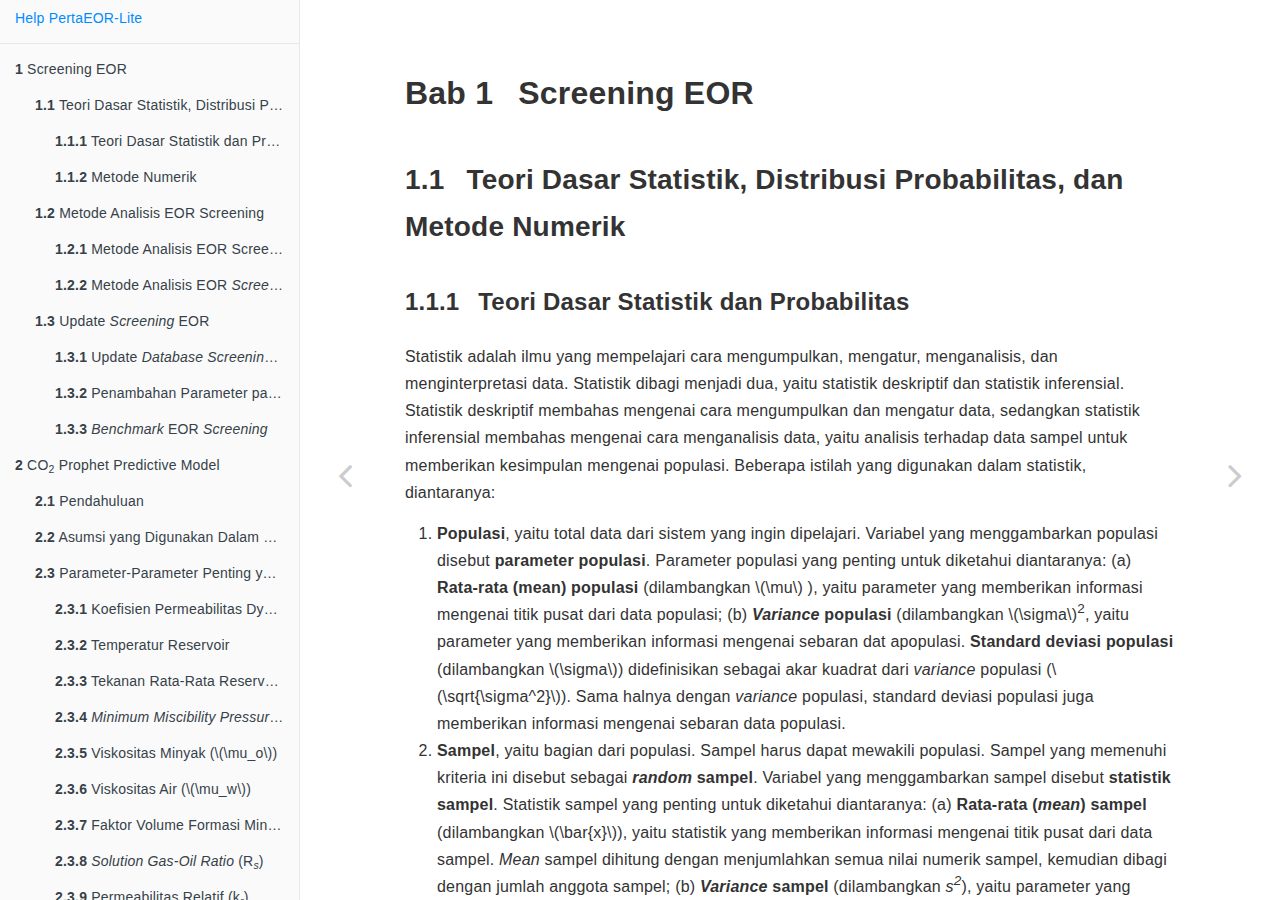
<file: docs/00-screening.html>
<!DOCTYPE html>
<html lang="" xml:lang="">
<head>

  <meta charset="utf-8" />
  <meta http-equiv="X-UA-Compatible" content="IE=edge" />
  <title>Bab 1 Screening EOR | Technical Guide PertaEOR-Lite</title>
  <meta name="description" content="Bab 1 Screening EOR | Technical Guide PertaEOR-Lite" />
  <meta name="generator" content="bookdown 0.21 and GitBook 2.6.7" />

  <meta property="og:title" content="Bab 1 Screening EOR | Technical Guide PertaEOR-Lite" />
  <meta property="og:type" content="book" />
  
  <meta property="og:image" content="images/PertaEOR.png" />
  
  

  <meta name="twitter:card" content="summary" />
  <meta name="twitter:title" content="Bab 1 Screening EOR | Technical Guide PertaEOR-Lite" />
  
  
  <meta name="twitter:image" content="images/PertaEOR.png" />

<meta name="author" content="PT LAPI ITB &amp; PERTAMINA INV" />


<meta name="date" content="2021-03-14" />

  <meta name="viewport" content="width=device-width, initial-scale=1" />
  <meta name="apple-mobile-web-app-capable" content="yes" />
  <meta name="apple-mobile-web-app-status-bar-style" content="black" />
  
  
<link rel="prev" href="index.html"/>
<link rel="next" href="01-prophet.html"/>
<script src="libs/jquery-2.2.3/jquery.min.js"></script>
<link href="libs/gitbook-2.6.7/css/style.css" rel="stylesheet" />
<link href="libs/gitbook-2.6.7/css/plugin-table.css" rel="stylesheet" />
<link href="libs/gitbook-2.6.7/css/plugin-bookdown.css" rel="stylesheet" />
<link href="libs/gitbook-2.6.7/css/plugin-highlight.css" rel="stylesheet" />
<link href="libs/gitbook-2.6.7/css/plugin-search.css" rel="stylesheet" />
<link href="libs/gitbook-2.6.7/css/plugin-fontsettings.css" rel="stylesheet" />
<link href="libs/gitbook-2.6.7/css/plugin-clipboard.css" rel="stylesheet" />









<script src="libs/accessible-code-block-0.0.1/empty-anchor.js"></script>



<link rel="stylesheet" href="style.css" type="text/css" />
</head>

<body>



  <div class="book without-animation with-summary font-size-2 font-family-1" data-basepath=".">

    <div class="book-summary">
      <nav role="navigation">

<ul class="summary">
<li><a href="./">Help PertaEOR-Lite</a></li>

<li class="divider"></li>
<li class="chapter" data-level="1" data-path="00-screening.html"><a href="00-screening.html"><i class="fa fa-check"></i><b>1</b> Screening EOR</a><ul>
<li class="chapter" data-level="1.1" data-path="00-screening.html"><a href="00-screening.html#teori-dasar-statistik-distribusi-probabilitas-dan-metode-numerik"><i class="fa fa-check"></i><b>1.1</b> Teori Dasar Statistik, Distribusi Probabilitas, dan Metode Numerik</a><ul>
<li class="chapter" data-level="1.1.1" data-path="00-screening.html"><a href="00-screening.html#teori-dasar-statistik-dan-probabilitas"><i class="fa fa-check"></i><b>1.1.1</b> Teori Dasar Statistik dan Probabilitas</a></li>
<li class="chapter" data-level="1.1.2" data-path="00-screening.html"><a href="00-screening.html#metode-numerik"><i class="fa fa-check"></i><b>1.1.2</b> Metode Numerik</a></li>
</ul></li>
<li class="chapter" data-level="1.2" data-path="00-screening.html"><a href="00-screening.html#metode-analisis-eor-screening"><i class="fa fa-check"></i><b>1.2</b> Metode Analisis EOR Screening</a><ul>
<li class="chapter" data-level="1.2.1" data-path="00-screening.html"><a href="00-screening.html#metode-analisis-eor-screening-untuk-input-data-single-value"><i class="fa fa-check"></i><b>1.2.1</b> Metode Analisis EOR Screening Untuk <em>Input</em> Data <em>Single-Value</em></a></li>
<li class="chapter" data-level="1.2.2" data-path="00-screening.html"><a href="00-screening.html#metode-analisis-eor-screening-untuk-input-data-distribusi"><i class="fa fa-check"></i><b>1.2.2</b> Metode Analisis EOR <em>Screening</em> Untuk <em>Input</em> Data Distribusi</a></li>
</ul></li>
<li class="chapter" data-level="1.3" data-path="00-screening.html"><a href="00-screening.html#update-screening-eor"><i class="fa fa-check"></i><b>1.3</b> Update <em>Screening</em> EOR</a><ul>
<li class="chapter" data-level="1.3.1" data-path="00-screening.html"><a href="00-screening.html#update-database-screening-eor"><i class="fa fa-check"></i><b>1.3.1</b> Update <em>Database</em> <em>Screening</em> EOR</a></li>
<li class="chapter" data-level="1.3.2" data-path="00-screening.html"><a href="00-screening.html#penambahan-parameter-pada-screening-eor"><i class="fa fa-check"></i><b>1.3.2</b> Penambahan Parameter pada <em>Screening</em> EOR</a></li>
<li class="chapter" data-level="1.3.3" data-path="00-screening.html"><a href="00-screening.html#benchmark-eor-screening"><i class="fa fa-check"></i><b>1.3.3</b> <em>Benchmark</em> EOR <em>Screening</em></a></li>
</ul></li>
</ul></li>
<li class="chapter" data-level="2" data-path="01-prophet.html"><a href="01-prophet.html"><i class="fa fa-check"></i><b>2</b> CO<sub>2</sub> Prophet Predictive Model</a><ul>
<li class="chapter" data-level="2.1" data-path="01-prophet.html"><a href="01-prophet.html#pendahuluan"><i class="fa fa-check"></i><b>2.1</b> Pendahuluan</a></li>
<li class="chapter" data-level="2.2" data-path="01-prophet.html"><a href="01-prophet.html#asumsi-yang-digunakan-dalam-model"><i class="fa fa-check"></i><b>2.2</b> Asumsi yang Digunakan Dalam Model</a></li>
<li class="chapter" data-level="2.3" data-path="01-prophet.html"><a href="01-prophet.html#parameter-parameter-penting-yang-digunakan-dalam-model"><i class="fa fa-check"></i><b>2.3</b> Parameter-Parameter Penting yang Digunakan Dalam Model</a><ul>
<li class="chapter" data-level="2.3.1" data-path="01-prophet.html"><a href="01-prophet.html#koefisien-permeabilitas-dykstra-parsons"><i class="fa fa-check"></i><b>2.3.1</b> Koefisien Permeabilitas Dykstra-Parsons</a></li>
<li class="chapter" data-level="2.3.2" data-path="01-prophet.html"><a href="01-prophet.html#temperatur-reservoir"><i class="fa fa-check"></i><b>2.3.2</b> Temperatur Reservoir</a></li>
<li class="chapter" data-level="2.3.3" data-path="01-prophet.html"><a href="01-prophet.html#tekanan-rata-rata-reservoir-average-reservoir-pressure"><i class="fa fa-check"></i><b>2.3.3</b> Tekanan Rata-Rata Reservoir (<em>Average Reservoir Pressure</em>)</a></li>
<li class="chapter" data-level="2.3.4" data-path="01-prophet.html"><a href="01-prophet.html#minimum-miscibility-pressure-mmp"><i class="fa fa-check"></i><b>2.3.4</b> <em>Minimum Miscibility Pressure (MMP)</em></a></li>
<li class="chapter" data-level="2.3.5" data-path="01-prophet.html"><a href="01-prophet.html#viskositas-minyak-mu_o"><i class="fa fa-check"></i><b>2.3.5</b> Viskositas Minyak (<span class="math inline">\(\mu_o\)</span>)</a></li>
<li class="chapter" data-level="2.3.6" data-path="01-prophet.html"><a href="01-prophet.html#viskositas-air-mu_w"><i class="fa fa-check"></i><b>2.3.6</b> Viskositas Air (<span class="math inline">\(\mu_w\)</span>)</a></li>
<li class="chapter" data-level="2.3.7" data-path="01-prophet.html"><a href="01-prophet.html#faktor-volume-formasi-minyak-bo"><i class="fa fa-check"></i><b>2.3.7</b> Faktor Volume Formasi Minyak (B<sub><em>o</em></sub>)</a></li>
<li class="chapter" data-level="2.3.8" data-path="01-prophet.html"><a href="01-prophet.html#solution-gas-oil-ratio-rs"><i class="fa fa-check"></i><b>2.3.8</b> <em>Solution Gas-Oil Ratio</em> (R<sub><em>s</em></sub>)</a></li>
<li class="chapter" data-level="2.3.9" data-path="01-prophet.html"><a href="01-prophet.html#permeabilitas-relatif-kr"><i class="fa fa-check"></i><b>2.3.9</b> Permeabilitas Relatif (k<sub><em>r</em></sub>)</a></li>
<li class="chapter" data-level="2.3.10" data-path="01-prophet.html"><a href="01-prophet.html#waterco2-injection-ratio"><i class="fa fa-check"></i><b>2.3.10</b> <em>Water/CO<sub>2</sub> Injection Ratio</em></a></li>
<li class="chapter" data-level="2.3.11" data-path="01-prophet.html"><a href="01-prophet.html#mixing-parameter-omega"><i class="fa fa-check"></i><b>2.3.11</b> <em>Mixing Parameter (<span class="math inline">\(\omega\)</span>)</em></a></li>
</ul></li>
<li class="chapter" data-level="2.4" data-path="01-prophet.html"><a href="01-prophet.html#tiga-kondisi-aliran-fluida"><i class="fa fa-check"></i><b>2.4</b> Tiga Kondisi Aliran Fluida</a><ul>
<li class="chapter" data-level="2.4.1" data-path="01-prophet.html"><a href="01-prophet.html#immiscible-flow"><i class="fa fa-check"></i><b>2.4.1</b> <em>Immiscible Flow</em></a></li>
<li class="chapter" data-level="2.4.2" data-path="01-prophet.html"><a href="01-prophet.html#miscible-flow"><i class="fa fa-check"></i><b>2.4.2</b> <em>Miscible Flow</em></a></li>
<li class="chapter" data-level="2.4.3" data-path="01-prophet.html"><a href="01-prophet.html#partially-miscible-flow"><i class="fa fa-check"></i><b>2.4.3</b> <em>Partially Miscible Flow</em></a></li>
</ul></li>
<li class="chapter" data-level="2.5" data-path="01-prophet.html"><a href="01-prophet.html#hasil-perhitungan-dan-tampilan-perangkat-lunak"><i class="fa fa-check"></i><b>2.5</b> Hasil Perhitungan dan Tampilan Perangkat Lunak</a></li>
</ul></li>
<li class="chapter" data-level="3" data-path="02-waterflood.html"><a href="02-waterflood.html"><i class="fa fa-check"></i><b>3</b> Waterflood Predictive Model</a><ul>
<li class="chapter" data-level="3.1" data-path="02-waterflood.html"><a href="02-waterflood.html#pendahuluan-1"><i class="fa fa-check"></i><b>3.1</b> Pendahuluan</a></li>
<li class="chapter" data-level="3.2" data-path="02-waterflood.html"><a href="02-waterflood.html#teori-frontal-displacement-untuk-waterflooding"><i class="fa fa-check"></i><b>3.2</b> Teori <em>Frontal Displacement</em> Untuk <em>Waterflooding</em></a><ul>
<li class="chapter" data-level="3.2.1" data-path="02-waterflood.html"><a href="02-waterflood.html#teori-fractional-flow-untuk-waterflooding"><i class="fa fa-check"></i><b>3.2.1</b> Teori <em>Fractional Flow</em> Untuk <em>Waterflooding</em></a></li>
<li class="chapter" data-level="3.2.2" data-path="02-waterflood.html"><a href="02-waterflood.html#teori-frontal-advance-untuk-waterflooding"><i class="fa fa-check"></i><b>3.2.2</b> Teori <em>Frontal Advance</em> Untuk <em>Waterflooding</em></a></li>
<li class="chapter" data-level="3.2.3" data-path="02-waterflood.html"><a href="02-waterflood.html#penentuan-parameter-left-fracpartial-f_wpartial-s_w-right_s_w-dan-saturasi-air-rata-rata-reservoir-bar-s_w"><i class="fa fa-check"></i><b>3.2.3</b> Penentuan parameter <span class="math inline">\(\left( \frac{\partial f_w}{\partial S_w} \right)_{S_w}\)</span> dan Saturasi Air Rata-Rata Reservoir (<span class="math inline">\(\bar S_w\)</span>)</a></li>
</ul></li>
<li class="chapter" data-level="3.3" data-path="02-waterflood.html"><a href="02-waterflood.html#penentuan-parameter-efisiensi-waterflooding"><i class="fa fa-check"></i><b>3.3</b> Penentuan Parameter Efisiensi <em>Waterflooding</em></a><ul>
<li class="chapter" data-level="3.3.1" data-path="02-waterflood.html"><a href="02-waterflood.html#displacement-efficiency-ed"><i class="fa fa-check"></i><b>3.3.1</b> <em>Displacement Efficiency</em> (E<sub>D</sub>)</a></li>
<li class="chapter" data-level="3.3.2" data-path="02-waterflood.html"><a href="02-waterflood.html#areal-sweep-efficiency-ea"><i class="fa fa-check"></i><b>3.3.2</b> <em>Areal Sweep Efficiency</em> (E<sub>A</sub>)</a></li>
<li class="chapter" data-level="3.3.3" data-path="02-waterflood.html"><a href="02-waterflood.html#vertical-sweep-efficiency-ev"><i class="fa fa-check"></i><b>3.3.3</b> <em>Vertical Sweep Efficiency</em> (E<sub>V</sub>)</a></li>
</ul></li>
<li class="chapter" data-level="3.4" data-path="02-waterflood.html"><a href="02-waterflood.html#persamaan-persamaan-yang-digunakan-dalam-prediksi-performa-waterflooding"><i class="fa fa-check"></i><b>3.4</b> Persamaan-Persamaan yang Digunakan Dalam Prediksi Performa <em>Waterflooding</em></a></li>
<li class="chapter" data-level="3.5" data-path="02-waterflood.html"><a href="02-waterflood.html#persamaan-persamaan-dasar-dan-nilai-default-yang-digunakan-dalam-predictive-model"><i class="fa fa-check"></i><b>3.5</b> Persamaan-Persamaan Dasar dan Nilai <em>Default</em> yang Digunakan Dalam <em>Predictive Model</em></a><ul>
<li class="chapter" data-level="3.5.1" data-path="02-waterflood.html"><a href="02-waterflood.html#viskositas-minyak"><i class="fa fa-check"></i><b>3.5.1</b> Viskositas Minyak</a></li>
<li class="chapter" data-level="3.5.2" data-path="02-waterflood.html"><a href="02-waterflood.html#solution-gas-oil-ratio"><i class="fa fa-check"></i><b>3.5.2</b> <em>SolUtion Gas-Oil Ratio</em></a></li>
<li class="chapter" data-level="3.5.3" data-path="02-waterflood.html"><a href="02-waterflood.html#faktor-volume-formasi-minyak"><i class="fa fa-check"></i><b>3.5.3</b> Faktor Volume Formasi Minyak</a></li>
<li class="chapter" data-level="3.5.4" data-path="02-waterflood.html"><a href="02-waterflood.html#permeabilitas-relatif"><i class="fa fa-check"></i><b>3.5.4</b> Permeabilitas Relatif</a></li>
<li class="chapter" data-level="3.5.5" data-path="02-waterflood.html"><a href="02-waterflood.html#nilai-default-parameter-yang-digunakan-dalam-model"><i class="fa fa-check"></i><b>3.5.5</b> Nilai <em>Default</em> Parameter yang Digunakan Dalam Model</a></li>
</ul></li>
</ul></li>
<li class="chapter" data-level="4" data-path="03-chemical.html"><a href="03-chemical.html"><i class="fa fa-check"></i><b>4</b> Chemical Flood Predictive Model</a><ul>
<li class="chapter" data-level="4.1" data-path="03-chemical.html"><a href="03-chemical.html#pendahuluan-2"><i class="fa fa-check"></i><b>4.1</b> Pendahuluan</a></li>
<li class="chapter" data-level="4.2" data-path="03-chemical.html"><a href="03-chemical.html#tinjauan-sifat-fisis-dan-mekanisme-kerja-dari-surfaktan-dan-alkali"><i class="fa fa-check"></i><b>4.2</b> Tinjauan Sifat Fisis dan Mekanisme Kerja Dari Surfaktan dan Alkali</a><ul>
<li class="chapter" data-level="4.2.1" data-path="03-chemical.html"><a href="03-chemical.html#sifat-fisis-dan-mekanisme-kerja-surfaktan"><i class="fa fa-check"></i><b>4.2.1</b> Sifat Fisis dan Mekanisme Kerja Surfaktan</a></li>
<li class="chapter" data-level="4.2.2" data-path="03-chemical.html"><a href="03-chemical.html#sifat-fisis-dan-mekanisme-kerja-alkali"><i class="fa fa-check"></i><b>4.2.2</b> Sifat Fisis dan Mekanisme Kerja Alkali</a></li>
</ul></li>
<li class="chapter" data-level="4.3" data-path="03-chemical.html"><a href="03-chemical.html#mekanisme-proses-injeksi-kimia"><i class="fa fa-check"></i><b>4.3</b> Mekanisme Proses Injeksi Kimia</a></li>
<li class="chapter" data-level="4.4" data-path="03-chemical.html"><a href="03-chemical.html#asumsi-dan-batasan-dalam-predictive-model"><i class="fa fa-check"></i><b>4.4</b> Asumsi dan Batasan Dalam <em>Predictive Model</em></a></li>
<li class="chapter" data-level="4.5" data-path="03-chemical.html"><a href="03-chemical.html#konsep-dan-algoritma-yang-digunakan-dalam-predictive-model"><i class="fa fa-check"></i><b>4.5</b> Konsep dan Algoritma yang Digunakan Dalam <em>Predictive Model</em></a><ul>
<li class="chapter" data-level="4.5.1" data-path="03-chemical.html"><a href="03-chemical.html#perhitungan-target-oil"><i class="fa fa-check"></i><b>4.5.1</b> Perhitungan <em>Target Oil</em></a></li>
</ul></li>
<li class="chapter" data-level="4.6" data-path="03-chemical.html"><a href="03-chemical.html#laju-alir-dan-bilangan-kapiler"><i class="fa fa-check"></i><b>4.6</b> Laju Alir dan Bilangan Kapiler</a><ul>
<li class="chapter" data-level="4.6.1" data-path="03-chemical.html"><a href="03-chemical.html#surfactant-retention-pada-batuan-sandstone"><i class="fa fa-check"></i><b>4.6.1</b> <em>Surfactant Retention</em> Pada Batuan <em>Sandstone</em></a></li>
<li class="chapter" data-level="4.6.2" data-path="03-chemical.html"><a href="03-chemical.html#perhitungan-oil-recovery"><i class="fa fa-check"></i><b>4.6.2</b> Perhitungan <em>Oil Recovery</em></a></li>
<li class="chapter" data-level="4.6.3" data-path="03-chemical.html"><a href="03-chemical.html#karakteristik-produksi-minyak-dan-koreksi-terhadap-crossflow"><i class="fa fa-check"></i><b>4.6.3</b> Karakteristik Produksi Minyak dan Koreksi Terhadap <em>Crossflow</em></a></li>
<li class="chapter" data-level="4.6.4" data-path="03-chemical.html"><a href="03-chemical.html#karakteristik-injeksi-kimia"><i class="fa fa-check"></i><b>4.6.4</b> Karakteristik Injeksi Kimia</a></li>
<li class="chapter" data-level="4.6.5" data-path="03-chemical.html"><a href="03-chemical.html#modifikasi-predictive-model-untuk-caustic-dan-caustic-polymer-flood"><i class="fa fa-check"></i><b>4.6.5</b> Modifikasi <em>Predictive Model</em> Untuk <em>Caustic</em> dan <em>Caustic-Polymer Flood</em></a></li>
</ul></li>
<li class="chapter" data-level="4.7" data-path="03-chemical.html"><a href="03-chemical.html#persamaan-persamaan-dasar-dan-nilai-default-yang-digunakan-dalam-model"><i class="fa fa-check"></i><b>4.7</b> Persamaan-Persamaan Dasar dan Nilai <em>Default</em> yang Digunakan Dalam Model</a><ul>
<li class="chapter" data-level="4.7.1" data-path="03-chemical.html"><a href="03-chemical.html#viskositas-minyak-1"><i class="fa fa-check"></i><b>4.7.1</b> Viskositas Minyak</a></li>
<li class="chapter" data-level="4.7.2" data-path="03-chemical.html"><a href="03-chemical.html#solution-gas-oil-ratio-1"><i class="fa fa-check"></i><b>4.7.2</b> <em>Solution Gas-Oil Ratio</em></a></li>
<li class="chapter" data-level="4.7.3" data-path="03-chemical.html"><a href="03-chemical.html#faktor-volume-formasi-minyak-1"><i class="fa fa-check"></i><b>4.7.3</b> Faktor Volume Formasi Minyak</a></li>
<li class="chapter" data-level="4.7.4" data-path="03-chemical.html"><a href="03-chemical.html#permeabilitas-relatif-dan-fraksi-aliran-air"><i class="fa fa-check"></i><b>4.7.4</b> Permeabilitas Relatif dan Fraksi Aliran Air</a></li>
<li class="chapter" data-level="4.7.5" data-path="03-chemical.html"><a href="03-chemical.html#nilai-default-yang-dignakan-dalam-predictive-model"><i class="fa fa-check"></i><b>4.7.5</b> Nilai <em>Default</em> yang Dignakan Dalam <em>Predictive Model</em></a></li>
</ul></li>
<li class="chapter" data-level="4.8" data-path="03-chemical.html"><a href="03-chemical.html#penambahan-jenis-pattern-pada-injeksi-kimia"><i class="fa fa-check"></i><b>4.8</b> Penambahan Jenis <em>Pattern</em> pada Injeksi Kimia</a><ul>
<li class="chapter" data-level="4.8.1" data-path="03-chemical.html"><a href="03-chemical.html#injeksi-kimia"><i class="fa fa-check"></i><b>4.8.1</b> Injeksi Kimia</a></li>
<li class="chapter" data-level="4.8.2" data-path="03-chemical.html"><a href="03-chemical.html#penentuan-pola-sumur-injeksi"><i class="fa fa-check"></i><b>4.8.2</b> Penentuan Pola Sumur Injeksi</a></li>
<li class="chapter" data-level="4.8.3" data-path="03-chemical.html"><a href="03-chemical.html#sejarah-injeksi-kimia"><i class="fa fa-check"></i><b>4.8.3</b> Sejarah Injeksi Kimia</a></li>
<li class="chapter" data-level="4.8.4" data-path="03-chemical.html"><a href="03-chemical.html#derivasi-persamaan-model-pattern-injeksi-kimia"><i class="fa fa-check"></i><b>4.8.4</b> Derivasi Persamaan Model <em>Pattern</em> Injeksi Kimia</a></li>
<li class="chapter" data-level="4.8.5" data-path="03-chemical.html"><a href="03-chemical.html#simulasi-sintetik-injeksi-kimia"><i class="fa fa-check"></i><b>4.8.5</b> Simulasi Sintetik Injeksi Kimia</a></li>
</ul></li>
</ul></li>
<li class="chapter" data-level="5" data-path="04-polymer.html"><a href="04-polymer.html"><i class="fa fa-check"></i><b>5</b> Polymer Predictive Model</a><ul>
<li class="chapter" data-level="5.1" data-path="04-polymer.html"><a href="04-polymer.html#pendahuluan-3"><i class="fa fa-check"></i><b>5.1</b> Pendahuluan</a></li>
<li class="chapter" data-level="5.2" data-path="04-polymer.html"><a href="04-polymer.html#teori-fractional-flow"><i class="fa fa-check"></i><b>5.2</b> Teori <em>Fractional Flow</em></a><ul>
<li class="chapter" data-level="5.2.1" data-path="04-polymer.html"><a href="04-polymer.html#penentuan-nilai-saturasi-air-rata-rata-di-reservoir-selama-periode-injeksi-polimer"><i class="fa fa-check"></i><b>5.2.1</b> Penentuan Nilai Saturasi Air Rata-Rata di Reservoir Selama Periode Injeksi Polimer</a></li>
<li class="chapter" data-level="5.2.2" data-path="04-polymer.html"><a href="04-polymer.html#rangkuman-persamaan-persamaan-yang-digunakan-dalam-teori-fractional-flow"><i class="fa fa-check"></i><b>5.2.2</b> Rangkuman Persamaan-Persamaan yang Digunakan Dalam Teori <em>Fractional Flow</em></a></li>
</ul></li>
<li class="chapter" data-level="5.3" data-path="04-polymer.html"><a href="04-polymer.html#metode-perhitungan-areal-dan-vertical-sweep-efficiency-menggunakan-pendekatan-streamtube"><i class="fa fa-check"></i><b>5.3</b> Metode Perhitungan <em>Areal</em> dan <em>Vertical Sweep Efficiency</em> Menggunakan Pendekatan <em>Streamtube</em></a></li>
<li class="chapter" data-level="5.4" data-path="04-polymer.html"><a href="04-polymer.html#perhitungan-injectivity"><i class="fa fa-check"></i><b>5.4</b> Perhitungan <em>Injectivity</em></a></li>
<li class="chapter" data-level="5.5" data-path="04-polymer.html"><a href="04-polymer.html#penentuan-nilai-permeabilitas-di-setiap-lapisan-reservoir"><i class="fa fa-check"></i><b>5.5</b> Penentuan Nilai Permeabilitas di Setiap Lapisan Reservoir</a></li>
<li class="chapter" data-level="5.6" data-path="04-polymer.html"><a href="04-polymer.html#koreksi-terhadap-pengaruh-slug-polimer"><i class="fa fa-check"></i><b>5.6</b> Koreksi Terhadap Pengaruh <em>Slug</em> Polimer</a></li>
<li class="chapter" data-level="5.7" data-path="04-polymer.html"><a href="04-polymer.html#pengaruh-sifat-fisis-larutan-polimer-terhadap-performa-injeksi-polimer"><i class="fa fa-check"></i><b>5.7</b> Pengaruh Sifat Fisis Larutan Polimer Terhadap Performa Injeksi Polimer</a><ul>
<li class="chapter" data-level="5.7.1" data-path="04-polymer.html"><a href="04-polymer.html#efek-pengurangan-permeabilitas-untuk-fasa-aqueous"><i class="fa fa-check"></i><b>5.7.1</b> Efek Pengurangan Permeabilitas Untuk Fasa <em>Aqueous</em></a></li>
<li class="chapter" data-level="5.7.2" data-path="04-polymer.html"><a href="04-polymer.html#efek-aliran-non-newtonian-larutan-polimer-di-daerah-sekitar-sumur-injeksi"><i class="fa fa-check"></i><b>5.7.2</b> Efek Aliran <em>Non-Newtonian</em> Larutan Polimer di Daerah Sekitar Sumur Injeksi</a></li>
</ul></li>
<li class="chapter" data-level="5.8" data-path="04-polymer.html"><a href="04-polymer.html#persamaan-persamaan-dasar-yang-digunakan-dalam-predictive-model"><i class="fa fa-check"></i><b>5.8</b> Persamaan-Persamaan Dasar yang Digunakan Dalam <em>Predictive Model</em></a><ul>
<li class="chapter" data-level="5.8.1" data-path="04-polymer.html"><a href="04-polymer.html#viskositas-minyak-2"><i class="fa fa-check"></i><b>5.8.1</b> Viskositas Minyak</a></li>
<li class="chapter" data-level="5.8.2" data-path="04-polymer.html"><a href="04-polymer.html#solution-gas-oil-ratio-2"><i class="fa fa-check"></i><b>5.8.2</b> <em>Solution Gas-Oil Ratio</em></a></li>
<li class="chapter" data-level="5.8.3" data-path="04-polymer.html"><a href="04-polymer.html#faktor-volume-formasi-minyak-2"><i class="fa fa-check"></i><b>5.8.3</b> Faktor Volume Formasi Minyak</a></li>
<li class="chapter" data-level="5.8.4" data-path="04-polymer.html"><a href="04-polymer.html#faktor-volume-formasi-air"><i class="fa fa-check"></i><b>5.8.4</b> Faktor Volume Formasi Air</a></li>
<li class="chapter" data-level="5.8.5" data-path="04-polymer.html"><a href="04-polymer.html#permeabilitas-relatf-dan-fraksi-aliran-air"><i class="fa fa-check"></i><b>5.8.5</b> Permeabilitas Relatf dan Fraksi Aliran Air</a></li>
<li class="chapter" data-level="5.8.6" data-path="04-polymer.html"><a href="04-polymer.html#persamaan-persamaan-dasar-dan-nilai-default-yang-digunakan"><i class="fa fa-check"></i><b>5.8.6</b> Persamaan-Persamaan Dasar dan Nilai <em>Default</em> yang Digunakan</a></li>
</ul></li>
</ul></li>
<li class="chapter" data-level="6" data-path="05-co2miscible.html"><a href="05-co2miscible.html"><i class="fa fa-check"></i><b>6</b> CO<sub>2</sub> Miscible Predictive Model</a><ul>
<li class="chapter" data-level="6.1" data-path="05-co2miscible.html"><a href="05-co2miscible.html#pendahuluan-4"><i class="fa fa-check"></i><b>6.1</b> Pendahuluan</a><ul>
<li class="chapter" data-level="6.1.1" data-path="05-co2miscible.html"><a href="05-co2miscible.html#kondisi-pvt"><i class="fa fa-check"></i><b>6.1.1</b> Kondisi PVT</a></li>
<li class="chapter" data-level="6.1.2" data-path="05-co2miscible.html"><a href="05-co2miscible.html#wettability"><i class="fa fa-check"></i><b>6.1.2</b> Wettability</a></li>
<li class="chapter" data-level="6.1.3" data-path="05-co2miscible.html"><a href="05-co2miscible.html#keuntungan-dan-kerugian-melakukan-injeksi-co2"><i class="fa fa-check"></i><b>6.1.3</b> Keuntungan dan Kerugian Melakukan Injeksi CO<sub>2</sub></a></li>
</ul></li>
<li class="chapter" data-level="6.2" data-path="05-co2miscible.html"><a href="05-co2miscible.html#miscible-co2-predictive-model"><i class="fa fa-check"></i><b>6.2</b> <em>Miscible CO<sub>2</sub> Predictive Model</em></a><ul>
<li class="chapter" data-level="6.2.1" data-path="05-co2miscible.html"><a href="05-co2miscible.html#sifat-sifat-fisik-fluida"><i class="fa fa-check"></i><b>6.2.1</b> Sifat-Sifat Fisik Fluida</a></li>
<li class="chapter" data-level="6.2.2" data-path="05-co2miscible.html"><a href="05-co2miscible.html#fractional-flow-model"><i class="fa fa-check"></i><b>6.2.2</b> <em>Fractional Flow</em> Model</a></li>
<li class="chapter" data-level="6.2.3" data-path="05-co2miscible.html"><a href="05-co2miscible.html#parameter-parameter-performa-miscible-co2"><i class="fa fa-check"></i><b>6.2.3</b> Parameter-Parameter Performa <em>Miscible</em> CO<sub>2</sub></a></li>
</ul></li>
</ul></li>
<li class="chapter" data-level="7" data-path="06-co2immiscible.html"><a href="06-co2immiscible.html"><i class="fa fa-check"></i><b>7</b> CO<sub>2</sub> Immiscible Predictive Model</a><ul>
<li class="chapter" data-level="7.1" data-path="06-co2immiscible.html"><a href="06-co2immiscible.html#pendahuluan-5"><i class="fa fa-check"></i><b>7.1</b> Pendahuluan</a><ul>
<li class="chapter" data-level="7.1.1" data-path="06-co2immiscible.html"><a href="06-co2immiscible.html#mekanisme-pendesakan-secara-immiscible"><i class="fa fa-check"></i><b>7.1.1</b> Mekanisme Pendesakan Secara <em>Immiscible</em></a></li>
</ul></li>
<li class="chapter" data-level="7.2" data-path="06-co2immiscible.html"><a href="06-co2immiscible.html#immiscible-co2-predictive-model"><i class="fa fa-check"></i><b>7.2</b> <em>Immiscible</em> CO<sub>2</sub> <em>Predictive Model</em></a><ul>
<li class="chapter" data-level="7.2.1" data-path="06-co2immiscible.html"><a href="06-co2immiscible.html#sifat-sifat-fisik-fluida-1"><i class="fa fa-check"></i><b>7.2.1</b> Sifat-Sifat Fisik Fluida</a></li>
<li class="chapter" data-level="7.2.2" data-path="06-co2immiscible.html"><a href="06-co2immiscible.html#fractional-flow-model-1"><i class="fa fa-check"></i><b>7.2.2</b> <em>Fractional Flow Model</em></a></li>
<li class="chapter" data-level="7.2.3" data-path="06-co2immiscible.html"><a href="06-co2immiscible.html#material-balance-equation"><i class="fa fa-check"></i><b>7.2.3</b> <em>Material Balance Equation</em></a></li>
<li class="chapter" data-level="7.2.4" data-path="06-co2immiscible.html"><a href="06-co2immiscible.html#parameter-parameter-performa-immiscible-co2"><i class="fa fa-check"></i><b>7.2.4</b> Parameter-Parameter Performa <em>Immiscible</em> CO<sub>2</sub></a></li>
</ul></li>
</ul></li>
<li class="chapter" data-level="8" data-path="07-steam.html"><a href="07-steam.html"><i class="fa fa-check"></i><b>8</b> Steamflood Predictive Model</a><ul>
<li class="chapter" data-level="8.1" data-path="07-steam.html"><a href="07-steam.html#pendahuluan-6"><i class="fa fa-check"></i><b>8.1</b> Pendahuluan</a></li>
<li class="chapter" data-level="8.2" data-path="07-steam.html"><a href="07-steam.html#fenomena-heat-loss"><i class="fa fa-check"></i><b>8.2</b> Fenomena <em>Heat Loss</em></a><ul>
<li class="chapter" data-level="8.2.1" data-path="07-steam.html"><a href="07-steam.html#fenomena-heat-loss-di-pipa-permukaan"><i class="fa fa-check"></i><b>8.2.1</b> Fenomena <em>Heat Loss</em> di Pipa Permukaan</a></li>
<li class="chapter" data-level="8.2.2" data-path="07-steam.html"><a href="07-steam.html#fenomena-heat-loss-di-sumur-injeksi"><i class="fa fa-check"></i><b>8.2.2</b> Fenomena <em>Heat Loss</em> di Sumur Injeksi</a></li>
</ul></li>
<li class="chapter" data-level="8.3" data-path="07-steam.html"><a href="07-steam.html#perhitungan-sejumlah-parameter-penting-yang-digunakan-dalam-predictive-model"><i class="fa fa-check"></i><b>8.3</b> Perhitungan Sejumlah Parameter Penting yang Digunakan Dalam <em>Predictive Model</em></a><ul>
<li class="chapter" data-level="8.3.1" data-path="07-steam.html"><a href="07-steam.html#permeabilitas-relatif-tiga-fasa"><i class="fa fa-check"></i><b>8.3.1</b> Permeabilitas Relatif Tiga Fasa</a></li>
<li class="chapter" data-level="8.3.2" data-path="07-steam.html"><a href="07-steam.html#pembagian-daerah-reservoir"><i class="fa fa-check"></i><b>8.3.2</b> Pembagian Daerah Reservoir</a></li>
<li class="chapter" data-level="8.3.3" data-path="07-steam.html"><a href="07-steam.html#initial-injectivity-index"><i class="fa fa-check"></i><b>8.3.3</b> <em>Initial Injectivity Index</em></a></li>
<li class="chapter" data-level="8.3.4" data-path="07-steam.html"><a href="07-steam.html#viskositas-fluida"><i class="fa fa-check"></i><b>8.3.4</b> Viskositas Fluida</a></li>
<li class="chapter" data-level="8.3.5" data-path="07-steam.html"><a href="07-steam.html#solution-gas-oil-ratio-4"><i class="fa fa-check"></i><b>8.3.5</b> <em>Solution Gas-Oil Ratio</em></a></li>
<li class="chapter" data-level="8.3.6" data-path="07-steam.html"><a href="07-steam.html#faktor-volume-formasi-minyak-4"><i class="fa fa-check"></i><b>8.3.6</b> Faktor Volume Formasi Minyak</a></li>
</ul></li>
<li class="chapter" data-level="8.4" data-path="07-steam.html"><a href="07-steam.html#steamflood-predictive-model-1"><i class="fa fa-check"></i><b>8.4</b> <em>Steamflood Predictive Model</em></a><ul>
<li class="chapter" data-level="8.4.1" data-path="07-steam.html"><a href="07-steam.html#metode-williams-metode-stanford-university"><i class="fa fa-check"></i><b>8.4.1</b> Metode Williams (Metode Stanford University)</a></li>
<li class="chapter" data-level="8.4.2" data-path="07-steam.html"><a href="07-steam.html#metode-jones"><i class="fa fa-check"></i><b>8.4.2</b> Metode Jones</a></li>
<li class="chapter" data-level="8.4.3" data-path="07-steam.html"><a href="07-steam.html#model-gomaa"><i class="fa fa-check"></i><b>8.4.3</b> Model Gomaa</a></li>
<li class="chapter" data-level="8.4.4" data-path="07-steam.html"><a href="07-steam.html#model-aydelotte-pope-model-intercomp"><i class="fa fa-check"></i><b>8.4.4</b> Model Aydelotte-Pope (Model Intercomp)</a></li>
</ul></li>
</ul></li>
<li class="chapter" data-level="9" data-path="08-insitu.html"><a href="08-insitu.html"><i class="fa fa-check"></i><b>9</b> In-Situ Combustion Predictive Model</a><ul>
<li class="chapter" data-level="9.1" data-path="08-insitu.html"><a href="08-insitu.html#pendahuluan-7"><i class="fa fa-check"></i><b>9.1</b> Pendahuluan</a></li>
<li class="chapter" data-level="9.2" data-path="08-insitu.html"><a href="08-insitu.html#in-situ-combustion-predictive-model-1"><i class="fa fa-check"></i><b>9.2</b> <em>In-Situ Combustion Predictive Model</em></a><ul>
<li class="chapter" data-level="9.2.1" data-path="08-insitu.html"><a href="08-insitu.html#model-brigham-et-al-untuk-dry-in-situ-combustion"><i class="fa fa-check"></i><b>9.2.1</b> Model Brigham, et al Untuk <em>Dry In-Situ Combustion</em></a></li>
<li class="chapter" data-level="9.2.2" data-path="08-insitu.html"><a href="08-insitu.html#perhitungan-parameter-parameter-penting-ynag-dgunakan-dalam-model"><i class="fa fa-check"></i><b>9.2.2</b> Perhitungan Parameter-Parameter Penting ynag Dgunakan Dalam Model</a></li>
<li class="chapter" data-level="9.2.3" data-path="08-insitu.html"><a href="08-insitu.html#viskositas-minyak-4"><i class="fa fa-check"></i><b>9.2.3</b> Viskositas Minyak</a></li>
<li class="chapter" data-level="9.2.4" data-path="08-insitu.html"><a href="08-insitu.html#parameter-parameter-performa-in-situ-combustion"><i class="fa fa-check"></i><b>9.2.4</b> Parameter-Parameter Performa <em>In-Situ Combustion</em></a></li>
</ul></li>
</ul></li>
<li class="chapter" data-level="10" data-path="09-infill.html"><a href="09-infill.html"><i class="fa fa-check"></i><b>10</b> Infill Drilling Predictive Model</a><ul>
<li class="chapter" data-level="10.1" data-path="09-infill.html"><a href="09-infill.html#pendahuluan-8"><i class="fa fa-check"></i><b>10.1</b> Pendahuluan</a></li>
<li class="chapter" data-level="10.2" data-path="09-infill.html"><a href="09-infill.html#asumsi-yang-digunakan-dalam-predictive-model"><i class="fa fa-check"></i><b>10.2</b> Asumsi yang Digunakan Dalam <em>Predictive Model</em></a></li>
<li class="chapter" data-level="10.3" data-path="09-infill.html"><a href="09-infill.html#analisis-streamtube"><i class="fa fa-check"></i><b>10.3</b> Analisis <em>Streamtube</em></a></li>
<li class="chapter" data-level="10.4" data-path="09-infill.html"><a href="09-infill.html#pemodelan-continuity-reservoir"><i class="fa fa-check"></i><b>10.4</b> Pemodelan <em>Continuity</em> Reservoir</a></li>
<li class="chapter" data-level="10.5" data-path="09-infill.html"><a href="09-infill.html#persamaan-persamaan-dasar-dan-nilai-default-yang-digunakan-dalam-predcitive-model"><i class="fa fa-check"></i><b>10.5</b> Persamaan-Persamaan Dasar dan Nilai <em>Default</em> yang Digunakan Dalam <em>Predcitive Model</em></a><ul>
<li class="chapter" data-level="10.5.1" data-path="09-infill.html"><a href="09-infill.html#viskositas-minyak-5"><i class="fa fa-check"></i><b>10.5.1</b> Viskositas Minyak</a></li>
<li class="chapter" data-level="10.5.2" data-path="09-infill.html"><a href="09-infill.html#solution-gas-oil-ratio-5"><i class="fa fa-check"></i><b>10.5.2</b> <em>Solution Gas-Oil Ratio</em></a></li>
<li class="chapter" data-level="10.5.3" data-path="09-infill.html"><a href="09-infill.html#faktor-volume-formasi-minyak-6"><i class="fa fa-check"></i><b>10.5.3</b> Faktor Volume Formasi Minyak</a></li>
<li class="chapter" data-level="10.5.4" data-path="09-infill.html"><a href="09-infill.html#permeabilitas-relatif-1"><i class="fa fa-check"></i><b>10.5.4</b> Permeabilitas Relatif</a></li>
<li class="chapter" data-level="10.5.5" data-path="09-infill.html"><a href="09-infill.html#nilai-default-yang-digunakan-dalam-predictive-model"><i class="fa fa-check"></i><b>10.5.5</b> Nilai <em>Default</em> yang Digunakan Dalam <em>Predictive Model</em></a></li>
</ul></li>
</ul></li>
<li class="chapter" data-level="11" data-path="10-hc.html"><a href="10-hc.html"><i class="fa fa-check"></i><b>11</b> Hydrocarbon Gas Injection Predictive Model</a><ul>
<li class="chapter" data-level="11.1" data-path="10-hc.html"><a href="10-hc.html#pendahuluan-9"><i class="fa fa-check"></i><b>11.1</b> Pendahuluan</a></li>
<li class="chapter" data-level="11.2" data-path="10-hc.html"><a href="10-hc.html#mekanisme-injeksi-hidrokarbon"><i class="fa fa-check"></i><b>11.2</b> Mekanisme Injeksi Hidrokarbon</a></li>
<li class="chapter" data-level="11.3" data-path="10-hc.html"><a href="10-hc.html#pembuatan-predictive-model"><i class="fa fa-check"></i><b>11.3</b> Pembuatan <em>Predictive Model</em></a></li>
</ul></li>
<li class="chapter" data-level="12" data-path="11-co2hnp.html"><a href="11-co2hnp.html"><i class="fa fa-check"></i><b>12</b> CO<sub>2</sub> Huff &amp; Puff Predictive Model</a><ul>
<li class="chapter" data-level="12.1" data-path="11-co2hnp.html"><a href="11-co2hnp.html#pendahuluan-10"><i class="fa fa-check"></i><b>12.1</b> Pendahuluan</a></li>
<li class="chapter" data-level="12.2" data-path="11-co2hnp.html"><a href="11-co2hnp.html#pembutan-predictive-model"><i class="fa fa-check"></i><b>12.2</b> Pembutan <em>Predictive Model</em></a></li>
</ul></li>
<li class="chapter" data-level="13" data-path="12-chemicalhnp.html"><a href="12-chemicalhnp.html"><i class="fa fa-check"></i><b>13</b> Chemical Injection Huff &amp; Puff Predictive Model</a><ul>
<li class="chapter" data-level="13.1" data-path="12-chemicalhnp.html"><a href="12-chemicalhnp.html#pendahuluan-11"><i class="fa fa-check"></i><b>13.1</b> Pendahuluan</a></li>
<li class="chapter" data-level="13.2" data-path="12-chemicalhnp.html"><a href="12-chemicalhnp.html#mekanisme-injeksi-chemical-huff-and-puff"><i class="fa fa-check"></i><b>13.2</b> Mekanisme Injeksi <em>Chemical Huff and Puff</em></a></li>
<li class="chapter" data-level="13.3" data-path="12-chemicalhnp.html"><a href="12-chemicalhnp.html#pembuatan-model-prediktif"><i class="fa fa-check"></i><b>13.3</b> Pembuatan Model Prediktif</a></li>
</ul></li>
</ul>

      </nav>
    </div>

    <div class="book-body">
      <div class="body-inner">
        <div class="book-header" role="navigation">
          <h1>
            <i class="fa fa-circle-o-notch fa-spin"></i><a href="./">Technical Guide PertaEOR-Lite</a>
          </h1>
        </div>

        <div class="page-wrapper" tabindex="-1" role="main">
          <div class="page-inner">

            <section class="normal" id="section-">
<div id="screening-eor" class="section level1">
<h1><span class="header-section-number">Bab 1</span> Screening EOR</h1>
<div id="teori-dasar-statistik-distribusi-probabilitas-dan-metode-numerik" class="section level2">
<h2><span class="header-section-number">1.1</span> Teori Dasar Statistik, Distribusi Probabilitas, dan Metode Numerik</h2>
<div id="teori-dasar-statistik-dan-probabilitas" class="section level3">
<h3><span class="header-section-number">1.1.1</span> Teori Dasar Statistik dan Probabilitas</h3>
<p>Statistik adalah ilmu yang mempelajari cara mengumpulkan, mengatur, menganalisis, dan menginterpretasi data. Statistik dibagi menjadi dua, yaitu statistik deskriptif dan statistik inferensial. Statistik deskriptif membahas mengenai cara mengumpulkan dan mengatur data, sedangkan statistik inferensial membahas mengenai cara menganalisis data, yaitu analisis terhadap data sampel untuk memberikan kesimpulan mengenai populasi. Beberapa istilah yang digunakan dalam statistik, diantaranya:</p>
<ol style="list-style-type: decimal">
<li><strong>Populasi</strong>, yaitu total data dari sistem yang ingin dipelajari. Variabel yang menggambarkan populasi disebut <strong>parameter populasi</strong>. Parameter populasi yang penting untuk diketahui diantaranya: (a) <strong>Rata-rata (mean) populasi</strong> (dilambangkan <span class="math inline">\(\mu\)</span> ), yaitu parameter yang memberikan informasi mengenai titik pusat dari data populasi; (b) <strong><em>Variance</em> populasi</strong> (dilambangkan <span class="math inline">\(\sigma\)</span><sup>2</sup>, yaitu parameter yang memberikan informasi mengenai sebaran dat apopulasi. <strong>Standard deviasi populasi</strong> (dilambangkan <span class="math inline">\(\sigma\)</span>) didefinisikan sebagai akar kuadrat dari <em>variance</em> populasi (<span class="math inline">\(\sqrt{\sigma^2}\)</span>). Sama halnya dengan <em>variance</em> populasi, standard deviasi populasi juga memberikan informasi mengenai sebaran data populasi.</li>
<li><strong>Sampel</strong>, yaitu bagian dari populasi. Sampel harus dapat mewakili populasi. Sampel yang memenuhi kriteria ini disebut sebagai <strong><em>random</em> sampel</strong>. Variabel yang menggambarkan sampel disebut <strong>statistik sampel</strong>. Statistik sampel yang penting untuk diketahui diantaranya: (a) <strong>Rata-rata (<em>mean</em>) sampel</strong> (dilambangkan <span class="math inline">\(\bar{x}\)</span>), yaitu statistik yang memberikan informasi mengenai titik pusat dari data sampel. <em>Mean</em> sampel dihitung dengan menjumlahkan semua nilai numerik sampel, kemudian dibagi dengan jumlah anggota sampel; (b) <strong><em>Variance</em> sampel</strong> (dilambangkan <em>s<sup>2</sup></em>), yaitu parameter yang memberikan informasi mengenai sebaran data sampel. <strong>Standard deviasi sampel</strong> (dilambangkan <em>s</em>) didefinisikan sebagai akar kuadrat dari <em>variance</em> sampel (<span class="math inline">\(\sqrt{s^2}\)</span>). Sama halnya dengan <em>variance</em> sampel, standard deviasi sampel memberikan informasi mengenai sebaran data sampel.</li>
</ol>
<p>Dalam aplikasi, informasi mengenai parameter populasi seringkali tidak diketahui. Dalam kasus seperti ini, akan terlihat peranan penting dari statistik, yaitu kesimpulan mengenai populasi dapat dibuat melalui analisis sampel. Konsekuensi dari hal ini adalah terdapatnya ketidakpastian pada kesimpulan yang diperoleh. Adanya ketidakpastian <em>uncertainty</em> dalam kesimpulan merupakan hal yang tidak dapat dipisahkan dari statistik.</p>
<p>Dalam probabilitas dikenal istilah <em>event</em>, yaitu suatu kejadian yang muncul sebagai akibat dari eksperimen. <strong>Eksperimen</strong> didefinisikan sebagai suatu kegiatan yang dilakukan untuk memperoleh data atau nilai. Himpunan event keluaran (<em>output</em>) dari seluruh kemungkinan <em>event</em> yang muncul sebagai hasil dari suatu eksperimen disebut sebagai himpunan semesta atau <strong>ruang sampel</strong>. Ruang sampel disimbolkan dengan <em>S</em>.</p>
<div class="figure" style="text-align: center"><span id="fig:unnamed-chunk-2"></span>
<img src="images/screening/himpunan.png" alt="Definisi ruang sampel dan anggota sampel" width="50%" />
<p class="caption">
Gambar 1.1: Definisi ruang sampel dan anggota sampel
</p>
</div>
Gambar di atas memberikan ilustrasi mengenai konsep ruang sampel dan anggota sampel. Pada gambar, <em>event</em> A merupakan anggota dari ruang sampel <em>S</em>. Konsep probabilitas erat kaitannya dengan konsep frekuensi relatif. Jika suatu eksperimen diulang sebanyak <em>n</em> kali, kemudian dicatat banyaknya jumlah keluaran dari <em>n</em> jumlah eksperimen yang berupa <em>event A</em>, maka frekuensi dari <em>event A</em>, disimbolkan <em>N</em>(<em>A</em>), didefinisikan sebagai berikut. <span class="math display">\[N(A)=\frac{banyaknya\ keluaran\ event\ A}{n}...(1)\]</span>
Frekuensi relatif <em>event</em> A dinyatakan sebagai frekuensi <em>event</em> A dibagi banyaknya jumlah sampel <em>n</em>. <span class="math display">\[frekuensi\ relatif\ (A)=\frac{N(A)}{n}...(2)\]</span>
Nilai frekuensi relatif suatu <em>event</em> bergantung pada jumlah sampel <em>n</em>. Semakin banyak <em>n</em>, maka nilai frekuensi relatif akan semakin stabil. Probabilitas suatu <em>event</em> bersesuaian dengan nilai stabil dari frekuensi relatif <em>event</em> tersebut. <strong>Probabilitas suatu <em>event</em> didefinisikan sebagai proporsi kemunculan suatu <em>event</em> dari total <em>n</em> jumlah random eksperimen</strong>. Probabilitas kemunculan atau kejadian suatu <em>event</em> disimbolkan P(<em>event</em>). Maka, probabilitas kejadian <em>event</em> <em>A</em> dalam ruang sampel <em>S</em> disimbolkan dengan <em>P(A)</em>. Dua aturan dasar terkait teori probabilitas adalah probabilitas suatu <em>event</em> tidak pernah bernilai negatif, dan probabilitas dari ruang sampel <em>S</em> adalah 1.
<p>
 
</p>
<div id="distribusi-probabilitas-kontinu" class="section level4">
<h4><span class="header-section-number">1.1.1.1</span> Distribusi Probabilitas Kontinu</h4>
<p>Seperti yang telah dijelaskan sebelumnya, probabilitas dapat didefinisikan sebagai peluang terjadinya suatu <em>event</em> atau peluang kemunculan suatu nilai dari suatu eksperimen. Eksperimen yang dimaksud di sini adalah <strong><em>ekperimen statistik</em></strong>, yaitu suatu proses yang menghasilkan data atau nilai numerik. Nilai probabilitas berada diantara 0 dan 1. Jika terdapat sekumpulan nilai, dan masing-masing nilai tersebut dikaitkan dengan probabilitas kejadiannya, maka akan diperoleh distribusi probabilitas.</p>
<p>Distribusi probabilitas dapat dibagi menjadi dua, yaitu distribusi probabilitas diskrit dan distribusi probabilitas kontinu. Fungsi yang menjelaskan suatu distribusi probabilitas dari variabel random diskrit disebut sebagai <strong><em>probability mass function</em></strong>, sedangkan fungsi yang menjelaskan suatu distribusi probabilitas dari variabel random kontinu disebut sebagai <strong><em>probability density function</em></strong>. Karena parameter reservoir merupakan variable random kontinu, maka penjelasan akan ditekankan pada teori <em>probability density function</em>.</p>
<p><em>Probability Density Funtion</em> (disingkat PDF) adalah suatu fungsi <em>f(x)</em> yang memberikan bentuk distribusi probabilitas dari suatu variabel random kontinu. Konsep PDF sangat penting karena dengan mengetahui PDF dari suatu parameter, maka bentuk distribusi probabilitas dari parameter tersebut akan dapat diketahui. Misalkan, untuk parameter porositas reservoir, dengan mengetahui PDF dari porositas reservoir maka bentuk distribusi dari porositas akan diketahui. Secara matematis, PDF didefinisikan oleh persamaan berikut.<span class="math display">\[P(a&lt;X&lt;b)=\int_a^{b}f(x)dx\]</span>
Beberapa sifat dari PDF adalah sebagai berikut:</p>
<ol style="list-style-type: decimal">
<li>f(x) &gt; 0, x <span class="math inline">\(\in\)</span> S. Maksud dari simbol ini adalah PDF <em>f</em> selalu bernilai positif, dimana variabel random <em>x</em> merupakan anggota dari ruang sampel <em>S</em>.</li>
<li><span class="math inline">\(\int_s f(x)dx=1\)</span>. Maksudnya adalah total luas daerah di bawah kurva PDF selalu sama dengan 1, artinya nilai probabilitas total (untuk seluruh anggota ruang sampel <em>S</em>) adalah 1.</li>
</ol>
Informasi PDF dapat digunakan untuk mencari nilai rata-rata (<span class="math inline">\(\mu\)</span>) dan <em>variance</em> (<span class="math inline">\(\sigma^2\)</span>) dari PDF tersebut. Nilai rata-rata (<span class="math inline">\(\mu\)</span>) dan <em>variance</em> (<span class="math inline">\(\sigma^2\)</span>) dapat dihitung menggunakan persamaan berikut.<span class="math display">\[\mu=\int_s xf(x)dx\]</span> <span class="math display">\[\sigma^2=\int_s (x-\mu)^2f(x)dx=\int_s x^2f(x)dx-\mu^2...(3)\]</span>
Terdapat beberapa bentuk distribusi kontinu yang akan digunakan dalam analisis EOR <em>screening.</em> Berikut akan dijelaskan empat bentuk distribusi kontinu yang akan digunakan dalam algoritma EOR <em>screening</em>.
<p>
 
</p>
</div>
<div id="distribusi-normal-dan-standard-normal" class="section level4">
<h4><span class="header-section-number">1.1.1.2</span> Distribusi Normal dan Standard Normal</h4>
<p><strong>Distribusi normal</strong> (disebut juga <strong>distribusi <em>Gaussian</em></strong>) merupakan distribusi dari variabel random kontinu yang berbentuk mirip lonceng (“<em>bell-shaped</em>”). Distribusi normal didefinisikan oleh dua parameter, yaitu nilai rata-rata (<span class="math inline">\(\mu\)</span>) dan standard deviasi (<span class="math inline">\(\sigma\)</span>).</p>
<div class="figure" style="text-align: center"><span id="fig:unnamed-chunk-3"></span>
<img src="images/screening/distribusi_normal.png" alt="Bentuk distribusi normal" width="50%" />
<p class="caption">
Gambar 1.2: Bentuk distribusi normal
</p>
</div>
<p>Beberapa sifat dari distribusi normal adalah:</p>
<ol style="list-style-type: decimal">
<li>Kurva distribusi normal berbentuk mirip lonceng (“<em>bell-shaped</em>”) dengan titik puncak kurva berada di atas nilai rata-rata (<span class="math inline">\(\mu\)</span>),</li>
<li>Kurva distribusi normal berbentuk simetri melalui nilai rata-rata (<span class="math inline">\(\mu\)</span>), dan</li>
<li>Kurva distribusi normal semakin mendekati sumbu horizontal namun tidak pernah menyentuh atau melewati sumbu horizontal.</li>
</ol>
<p>Hal yang terpenting dari kurva distribusi normal adalah luas daerah di bawah kurva distribusi normal. Hal ini penting karena luas daerah di bawah kurva distribusi normal pada suatu interval tertentu menyatakan <strong>probabilitas</strong> suatu nilai berada pada interval tersebut. Sama seperti aturan distribusi probabilitas untuk semua distribusi probabilitas kontinu yang telah dijelaskan sebelumnya, total luas daerah di bawah kurva distribusi normal adalah 1. Gambar berikut memperlihatkan konsep ini.</p>
<div class="figure" style="text-align: center"><span id="fig:unnamed-chunk-4"></span>
<img src="images/screening/distribusi_normal_1.png" alt="Total luas daerah di bawah kurva distribusi normal adalah 1" width="50%" />
<p class="caption">
Gambar 1.3: Total luas daerah di bawah kurva distribusi normal adalah 1
</p>
</div>
<div class="figure" style="text-align: center"><span id="fig:unnamed-chunk-5"></span>
<img src="images/screening/distribusi_normal_0.5.png" alt="Total luas daerah setengah dari total distribusi normal adalah 0.5" width="50%" />
<p class="caption">
Gambar 1.4: Total luas daerah setengah dari total distribusi normal adalah 0.5
</p>
</div>
<p>Maka, dengan mengetahui luas daerah di bawah kurva distribusi normal dalam suatu interval, probabilitas suatu nilai ada di dalam interval tersebut dapat diketahui. Hal lain yang perlu diketahui dari kurva distribusi normal adalah sebagai berikut:</p>
<ol style="list-style-type: decimal">
<li>Sekitar 68.2% dari luas daerah di bawah kurva distribusi normal berada dalam interval satu
standard deviasi dari nilai rata-ratanya, yaitu <span class="math inline">\(\mu\)</span> + <span class="math inline">\(\sigma\)</span> dan <span class="math inline">\(\mu\)</span> – <span class="math inline">\(\sigma\)</span>,</li>
<li>Sekitar 95.4% dari luas daerah di bawah kurva distribusi normal berada dalam interval dua
standard deviasi dari nilai rata-ratanya, yaitu <span class="math inline">\(\mu\)</span> + 2<span class="math inline">\(\sigma\)</span> dan <span class="math inline">\(\mu\)</span> – 2<span class="math inline">\(\sigma\)</span>, dan</li>
<li>Sekitar 99.7% dari luas daerah di bawah kurva distribusi normal berada dalam interval tiga
standard deviasi dari nilai rata-ratanya, yaitu <span class="math inline">\(\mu\)</span> + 3<span class="math inline">\(\sigma\)</span> dan <span class="math inline">\(\mu\)</span> – 3<span class="math inline">\(\sigma\)</span>.</li>
</ol>
<p>Dengan kata lain, suatu nilai yang merupakan anggota dari populasi nilai distribusi normal yang bersangkutan akan berada pada <em>range</em> ± 3 standard deviasi dari <em>mean</em> <span class="math inline">\(\mu\)</span>. Karena hampir seluruh nilai yang merupakan anggota populasi berada pada <em>range</em> ± 3 standard deviasi dari μ (dengan probabilitas 99.7%), maka dapat disimpulkan bahwa suatu nilai yang berada di luar <em>range</em> ± 3 standard deviasi dari <span class="math inline">\(\mu\)</span> bukan merupakan anggota dari populasi yang bersangkutan (probabilitas nilai ini merupakan anggota dari populasi terkait sangat kecil, yaitu 100% - 99.7% = 0.3%).</p>
<div class="figure" style="text-align: center"><span id="fig:unnamed-chunk-6"></span>
<img src="images/screening/distribusi_normal_range.png" alt="Luas daerah (probabilitas) di bawah kurva distribusi normal untuk masing-masing _range_ standard deviasi dari _mean_" width="50%" />
<p class="caption">
Gambar 1.5: Luas daerah (probabilitas) di bawah kurva distribusi normal untuk masing-masing <em>range</em> standard deviasi dari <em>mean</em>
</p>
</div>
<p><em>
Probability Density Function</em> (PDF) distribusi normal diberikan oleh persamaan berikut. <span class="math display">\[f(x)=\frac{1}{\sigma\sqrt{2\pi}}e^{-\frac{(x-\mu)^2}{2\sigma^2}}...(4)\]</span></p>
<p>Menentukan luas daerah di bawah kurva distribusi normal tidaklah selalu mudah karena masing- masing distribusi normal memiliki nilai rata-rata <span class="math inline">\(\mu\)</span> dan standard deviasi <span class="math inline">\(\sigma\)</span> yang berbeda satu sama lain. Oleh karena itu, digunakanlah teori <strong>distribusi standard normal</strong> untuk mempermudah menghitung luas daerah di bawah kurva distribusi normal. Prosedur dalam menentukan luas daerah di bawah kurva normal adalah mentransformasi nilai <em>x</em> pada distribusi normal original menjadi nilai <em>z</em> pada distribusi standard normal. Statistik <em>z</em> disebut sebagai statistik standard normal, yaitu suatu parameter yang mengkarakterisasi nilai distribusi standard normal. Kemudian, luas daerah di bawah kurva standard normal ditentukan dengan melihat tabel luas daerah kurva standard normal yang telah disusun oleh para ahli statistik.</p>
<p>Konsep untuk mentransformasi kurva distribusi normal menjadi kurva standard normal adalah dengan menghitung berapa standard deviasi jauhnya suatu nilai x pada distribusi normal dari <em>mean</em>-nya. Setelah hal ini diketahui, maka nilai <em>x</em> dikonversi menjadi nilai <em>z</em> menggunakan persamaan berikut. <span class="math display">\[z=\frac{x-\mu}{\sigma}...(5)\]</span></p>
Distribusi normal <em>original</em> kini telah ditransformasi ke dalam distribusi standard normal dengan variabel <em>z</em>. Distribusi standard normal dicirikan dengan nilai rata-rata <span class="math inline">\(\mu\)</span> = 0 dan standard deviasi <span class="math inline">\(\sigma\)</span> = 1. Luas daerah (probabilitas) suatu nilai standard normal akan jatuh pada interval 0 dan <em>z</em> diperoleh dari kurva standard normal. Distribusi standard normal sangat berguna karena dapat mempermudah perhitungan probabilitas suatu nilai dalam distribusi normal.
<p>
 
</p>
</div>
<div id="distribusi-segitiga-triangular" class="section level4">
<h4><span class="header-section-number">1.1.1.3</span> Distribusi Segitiga (Triangular)</h4>
<p>Distribusi segitiga merupakan bentuk distribusi kontinu yang dikarakterisasi oleh tiga titik, yaitu titik ujung bawah a, titik ujung atas b, dan titik tengah c, dimana a &lt; b dan a ≤ c ≤ b.</p>
<div class="figure" style="text-align: center"><span id="fig:unnamed-chunk-7"></span>
<img src="images/screening/distribusi_segitiga.png" alt="Distribusi segitiga" width="50%" />
<p class="caption">
Gambar 1.6: Distribusi segitiga
</p>
</div>
<p><em>Probability Density Function</em> (PDF) untuk distribusi segitiga diberikan oleh:</p>
<span class="math display">\[
f(x) =
\begin{cases}
  0,\ untuk\ x &lt; a\ dan\ x &gt; b\\ 
  \frac{2(x-a)}{(b-a)(c-a)},\ untuk\ a \leq x \leq c \\
  \frac{2(b-x)}{(b-a)(b-c)},\ untuk\ c \leq x \leq b
\end{cases}       
\]</span>
<p>
 
</p>
</div>
<div id="distribusi-uniform" class="section level4">
<h4><span class="header-section-number">1.1.1.4</span> Distribusi Uniform</h4>
<p>Distribusi <em>uniform</em> kontinu adalah bentuk distribusi dimana setiap anggota distribusi memiliki probabilitas kemunculan yang sama. Bentuk distribusi ini dicirikan oleh dua parameter, yaitu nilai minimum <em>a</em>, dan nilai maksimum <em>b</em>. <em>Probability Density Function</em> (PDF) dari distribusi <em>uniform</em> adalah:</p>
<p><span class="math display">\[
f(x)=
\begin{cases}
  \frac{1}{b-a},\ untuk\ a \leq x \leq b\\
  0,\ untuk\ x &gt; a\ atau\ x &gt; b
\end{cases}
\]</span></p>
<div class="figure" style="text-align: center"><span id="fig:unnamed-chunk-8"></span>
<img src="images/screening/distribusi_uniform.png" alt="Distribusi uniform" width="50%" />
<p class="caption">
Gambar 1.7: Distribusi uniform
</p>
</div>
<p>
 
</p>
</div>
<div id="distribusi-log-normal" class="section level4">
<h4><span class="header-section-number">1.1.1.5</span> Distribusi Log Normal</h4>
<p>Distribusi log normal berkaitan dengan distribusi normal, sehingga parameter-parameter distribusi log normal dapat dinyatakan dalam bentuk parameter distribusi normal. Misalkan Y adalah suatu variabel random kontinu yang terdistribusi normal, maka variabel random kontinu = D akan terdistribusi log normal dengan:</p>
<center>
<em>Mean</em> log normal = E[ln(X)] = E(Y) = <span class="math inline">\(\mu\)</span>
</center>
<center>
<em>Variance</em> log normal = Var[ln(X)] = Var[Y] = <span class="math inline">\(\sigma\)</span><sup>2</sup>
</center>
<center>
dimana ln(X) = ln(e<sup>Y</sup>) = Y
</center>
<p>
 
</p>
Bentuk distribusi log normal adalah seperti distribusi normal namun miring ke kiri. Hal ini disebabkan karena distribusi normal memiliki <em>skewness</em> nol, sedangkan distribusi log normal memiliki <em>skewness</em> positif.
<div class="figure" style="text-align: center"><span id="fig:unnamed-chunk-9"></span>
<img src="images/screening/distribusi_log_normal.png" alt="Distribusi log normal" width="50%" />
<p class="caption">
Gambar 1.8: Distribusi log normal
</p>
</div>
<p><em>Mean</em> dan <em>variance</em> dari variabel log normal <em>X</em> adalah:
<span class="math display">\[\mu_X = e^{(\mu+\frac{\sigma^2}{2})}\]</span>
<span class="math display">\[\sigma^2_X = (e^{2\mu+\sigma^2})(e^{\sigma^2}-1\]</span>
Dimana <span class="math inline">\(\mu\)</span> dan <span class="math inline">\(\sigma\)</span><sup>2</sup> adalah <em>mean</em> dan <em>variance</em> dari variabel normal <em>Y</em>. Terlihat bahwa <em>mean</em> dan <em>variance</em> dari variabel log normal adalah fungsi dari <em>mean</em> dan <em>variance</em> variabel normal. Karena distribusi log normal dan distribusi normal saling berkaitan, maka <em>Probability Density Function</em> (PDF) dari distribusi log normal dinyatakan oleh parameter-parameter distribusi normal.
<span class="math display">\[f(x) = \frac{1}{x\sigma\sqrt{2\pi}}\ exp\ [-\frac{1}{2\sigma^2}(ln\ x-\mu)^2]\]</span>
Pada persamaan (8) di atas, <span class="math inline">\(\mu\)</span> dan <span class="math inline">\(\sigma\)</span><sup>2</sup> adalah <em>mean</em> dan <em>variance</em> dari variabel normal <em>Y</em>.</p>
</div>
</div>
<div id="metode-numerik" class="section level3">
<h3><span class="header-section-number">1.1.2</span> Metode Numerik</h3>
<p>Dalam aplikasi, seringkali dijumpai permasalahan berupa penentuan akar (solusi) dari sebuah persamaan <em>f(x)</em> = 0. Jika <em>f(x)</em> adalah suatu fungsi sederhana, tentu solusinya akan mudah diperoleh secara eksak. Permasalahan timbul apabila fungsi <em>f(x)</em> adalah suatu fungsi kompleks yang solusinya tidak dapat diperoleh secara eksak. Untuk kasus-kasus dimana solusi dari fungsi <em>f(x)</em> tidak dapat diperoleh secara eksak, dilakukan pendekatan pencarian solusi secara numerik, yaitu dilakukan perubahan solusi secara bertahap dengan sedikit demi sedikit menambah tingkat ketelitian sampai diperoleh solusi dengan tingkat ketelitian yang diinginkan. Metode mencarisolusi seperti ini disebut sebagai <strong>metode approksimasi berurutan <em>(method of successive approximation)</em></strong> atau disebut juga dengan <strong>metode iterasi</strong>. Metode iterasi tidak hanya harus diterapkan pada kasus-kasus yang tidak memiliki solusi eksak. Kasus-kasus sederhana yang solusi eksaknya ada pun dapat dicari pendekatan solusinya menggunakan metode iterasi. Bahkan, metode iterasi lebih disukai untuk digunakan di kasus-kasus sederhana oleh banyak orang karena metode ini kadang lebih mudah diterapkan dibandingkan mencari solusi eksak secara analitik.</p>
<p>Terdapat beberapa metode iterasi yang dapat digunakan untuk mencari solusi. Pada penelitian ini, metode iterasi yang digunakan adalah metode Newton-Raphson. Oleh karena itu, pada subbab ini, penjelasan metode numerik dibatasi pada metode Newton-Raphson.</p>
<strong>Metode Newton-Raphson</strong>, yang juga sering disebut sebagai <strong>metode Newton</strong> adalah suatu metode numerik yang melibatkan turunan pertama dari fungsi <em>f(x)</em> dalam proses iterasi. Pada penelitian ini, metode Newton digunakan untuk mencari titik potong antara dua kurva distribusi, yaitu kurva distribusi <em>database</em> dan kurva distribusi <em>input</em>. Jika distribusi <em>database</em> memiliki <em>density function</em> <em>f(x)</em> dan distribusi <em>input</em> memiliki <em>density function</em> <em>g(x)</em>, maka fungsi <em>h(x)</em> = <em>f(x)</em> - <em>g(x)</em> menyatakan selisih antara <em>density database</em> dengan <em>density input</em>. Nilai fungsi <em>h(x)</em> = 0 menyatakan titik potong antara kedua kurva <em>f(x)</em> dan <em>g(x)</em>. Metode Newton diterapkan terhadap fungsi <em>h(x)</em> untuk mencari pendekatan solusi <em>h(x)</em> = 0. Hasil dari penerapan metode Newton adalah diperolehnya pendekatan nilai x dimana <em>h(x)</em> sangat dekat ke nol. Nilai <em>x</em> ini merupakan titik potong yang dicari.
<div class="figure" style="text-align: center"><span id="fig:unnamed-chunk-10"></span>
<img src="images/screening/newton_rhapson.png" alt="Titik x~p~ merupakan titik potong antara kurva distribusi database dengan kurva distribusi input. Titik potong ini dicari menggunakan metode Newton-Raphson" width="50%" />
<p class="caption">
Gambar 1.9: Titik x<sub>p</sub> merupakan titik potong antara kurva distribusi database dengan kurva distribusi input. Titik potong ini dicari menggunakan metode Newton-Raphson
</p>
</div>
<p>Misalkan <em>h(x)</em> adalah fungsi yang dapat didiferensialkan dan misalkan <em>x<sub>1</sub></em> adalah tebakan awal solusi untuk <em>h(x)</em> = 0. Jika <em>E</em> melambangkan batas toleransi error dari solusi, maka metode Newton diterapkan dengan mengulangi langkah berikut untuk <em>n</em> = 1, 2 … sampai diperoleh |<em>x<sub>n+1</sub> - x<sub>n</sub></em>| &lt; <em>E</em>:
<span class="math display">\[x_{n+1} = x_n - \frac{h(x_n)}{h&#39;(x_n)}...(9)\]</span>
Persamaan (9) di atas merupakan prosedur perulangan (iterasi) untuk mencari solusi <em>x</em> yang sangat mendekati <em>h(x)</em> = 0. Prosedur iterasi dilakukan sampai dicapai suatu nilai konvergen (yang kemudian diambil sebagai solusi), atau sampai suatu batas <em>error</em> tertentu <em>E</em>, dimana <em>E</em> = |<em>x<sub>n+1</sub> - x<sub>n</sub></em>| Hal yang perlu diperhatikan dalam penggunaan metode Newton-Raphson adalah pemilihan tebakan awal untuk solusi. Permasalahan yang sering timbul adalah pemilihan tebakan awal yang terlalu jauh sehingga kekonvergenan lambat diperoleh, atau bahkan solusi konvergen tidak dapat diperoleh.</p>
<p>Setelah titik potong dari dua kurva distribusi diperoleh dari metode Newton, maka langkah selanjutnya adalah mencari luas daerah irisan dari kedua kurva distribusi tersebut (arsiran merah pada Gambar 9). Luas daerah irisan ini menyatakan probabilitas kecocokan distribusi <em>input</em> terhadap distribusi <em>database</em>.</p>
<p>Penentuan luas daerah irisan melibatkan penggunaan integral dari fungsi distribusi dalam suatu interval [<em>a</em>, <em>b</em>]. Metode numerik yang digunakan dalam penentuan luas daerah (integral) adalah <strong>metode Simpson</strong> (disebut juga <strong>metode Parabolik</strong>). Metode Simpson mencari pendekatan terhadap luas daerah dari suatu bangun ruang dengan membagi interval [<em>a</em>, <em>b</em>] ke dalam <em>n</em> jumlah sub-interval (<em>n</em> harus genap), dimana pada masing-masing sub-interval ditempatkan suatu bangun ruang parabola. Sehingga, akan terdapat <em>n</em> buah parabola di bawah suatu kurva <em>f(x)</em>. Luas daerah di bawah kurva <em>f(x)</em> dapat didekati dengan menjumlahkan seluruh n buah parabola dalam interval [<em>a</em>, <em>b</em>].</p>
Metode Simpson dinyatakan sebagai berikut.
<span class="math display">\[\int_a^bf(x)dx \approx \frac{h}{3}[f(x_0)+4f(x_1)+2f(x_2)+...+4f(x_{n-1})+f(x_n)]...(10)\]</span>
Pada persamaan (10) di atas, <em>h</em> adalah lebar sub-interval dan nilai-nilai 1, 4, 2, 4, 2, 4, 2,…, 2, 4, 1 adalah koefisien-koefisien yang terkait dengan setiap suku <em>f(x)</em>.
<p>
 
</p>
</div>
</div>
<div id="metode-analisis-eor-screening" class="section level2">
<h2><span class="header-section-number">1.2</span> Metode Analisis EOR Screening</h2>
<p>Teori dasar yang telah dijelaskan di subbab pertama merupakan dasar yang akan digunakan untuk analisis EOR <em>screening</em> dalam subbab ini. Seperti yang telah disebutkan pada bagian pendahuluan, analisis dilakukan untuk mengetahui probabilitas kecocokan dari setiap parameter <em>input</em> reservoir (untuk setiap metode EOR) terhadap <em>database</em>. <em>Database</em> ini berupa interval nilai parameter reservoir untuk setiap metode EOR yang telah berhasil diterapkan di seluruh dunia. <em>Database</em> yang digunakan diambil dari paper Aladasani dan Baojun Bai (2010). Tabel berikut memperlihatkan <em>database</em> yang digunakan untuk EOR <em>screening</em>.</p>
<img src="images/screening/miscible.png" width="100%" style="display: block; margin: auto;" />
<img src="images/screening/immiscible.png" width="100%" style="display: block; margin: auto;" />
<img src="images/screening/waterflooding.png" width="100%" style="display: block; margin: auto;" />
<img src="images/screening/thermal.png" width="100%" style="display: block; margin: auto;" />
<div class="figure" style="text-align: center"><span id="fig:unnamed-chunk-15"></span>
<img src="images/screening/microbial.png" alt="_Range_ nilai dari beberapa parameter reservoir terhadap setiap metode EOR yang telah sukses diterapkan di beberapa tempat di seluruh dunia. _Range_ nilai ini akan dijadikan data acuan dalam analisis statistik. (Sumber: Ahmad Aladasani and Baojun Bai, 2010, _Recent Developments and Updated Screening Criteria of Enhanced Oil Recovery Techniques_, SPE Paper 130726)" width="100%" />
<p class="caption">
Gambar 1.10: <em>Range</em> nilai dari beberapa parameter reservoir terhadap setiap metode EOR yang telah sukses diterapkan di beberapa tempat di seluruh dunia. <em>Range</em> nilai ini akan dijadikan data acuan dalam analisis statistik. (Sumber: Ahmad Aladasani and Baojun Bai, 2010, <em>Recent Developments and Updated Screening Criteria of Enhanced Oil Recovery Techniques</em>, SPE Paper 130726)
</p>
</div>
<p>Interval nilai parameter reservoir yang tertera di Gambar 10 akan digunakan sebagai acuan <em>database</em> dalam analisis. Metode analisis EOR <em>screening</em> terbagi atas <strong>metode analisis untuk <em>input</em> data <em>single-value</em></strong> dan <strong>metode analisis untuk <em>input</em> data distribusi</strong>. Berikut akan dijelaskan kedua metode analisis ini.</p>
<div id="metode-analisis-eor-screening-untuk-input-data-single-value" class="section level3">
<h3><span class="header-section-number">1.2.1</span> Metode Analisis EOR Screening Untuk <em>Input</em> Data <em>Single-Value</em></h3>
<p><em>Input</em> data <em>single-value</em> yang dimaksud di sini adalah parameter <em>input</em> berupa nilai tunggal, misalnya <em>input</em> porositas berupa satu nilai porositas yang mewakili distribusi porositas. Terdapat dua algoritma yang digunakan dalam EOR <em>screening</em>, yaitu algoritma normal dan algoritma <em>tight</em>. Bentuk distribusi probabilitas yang digunakan dalam analisis <em>input</em> data <em>single value</em> adalah distribusi segitiga.</p>
<div id="algoritma-normal-normal-screening-algorithm" class="section level4">
<h4><span class="header-section-number">1.2.1.1</span> Algoritma Normal (Normal Screening Algorithm)</h4>
<p>Algoritma normal yang digunakan dalam EOR screening dibagi menjadi dua, yaitu <strong>algoritma statistik (<em>statistics algorithm</em>)</strong> dan <strong>algoritma teknik (<em>engineering algorithm</em>)</strong>. Algoritma statistik adalah algoritma yang murni menggunakan konsep statistik dalam penentuan kriteria <em>screen</em>ing, sedangkan algoritma teknik adalah algoritma yang menyertakan faktor <em>engineering sense</em> ke dalam perhitungan <em>screening</em>.</p>
Pada kedua algoritma, disertakan parameter <strong><em>cut-off</em></strong>. Parameter <em>cut-off</em> menyatakan tambahan data (berupa luas daerah) sebesar ±<span class="math inline">\(\alpha\)</span>% dari distribusi data original. Parameter ini memungkinkan <em>user</em> untuk menentukan nilai probabilitas (sebesar <span class="math inline">\(\alpha\)</span>%) saat parameter input <em>x</em> tepat jatuh di nilai maksimum atau nilai minimum <em>database</em>.
<div class="figure" style="text-align: center"><span id="fig:unnamed-chunk-16"></span>
<img src="images/screening/cut-off.png" alt="Konsep _cut-off_ dalam algoritma EOR _screening_" width="50%" />
<p class="caption">
Gambar 1.11: Konsep <em>cut-off</em> dalam algoritma EOR <em>screening</em>
</p>
</div>
<p>
 
</p>
<strong>a. Algoritma Statistik (Statistics Algoritm)</strong> <br/>
Pada algoritma statistik, nilai rata-rata (<em>mean</em>) dari distribusi <em>database</em> digunakan sebagai acuan penentuan kecocokan 100% terhadap suatu metode EOR.
<div class="figure" style="text-align: center"><span id="fig:unnamed-chunk-17"></span>
<img src="images/screening/algoritma_statistik.png" alt="Konsep algoritma statistik" width="50%" />
<p class="caption">
Gambar 1.12: Konsep algoritma statistik
</p>
</div>
Berdasarkan <em>database</em>, maka variabel yang diketahui nilainya adalah A, B, dan C (mengacu pada gambar di atas). <em>X<sub>0</sub></em> dan <em>X<sub>1</sub></em> merupakan dua variabel <em>unknown</em> yang harus dicari nilainya. Penentuan nilai <em>X<sub>0</sub></em> adalah sebagai berikut.
<div class="figure" style="text-align: center"><span id="fig:unnamed-chunk-18"></span>
<img src="images/screening/X0.png" alt="Konsep penentuan __X~0~__" width="50%" />
<p class="caption">
Gambar 1.13: Konsep penentuan <strong>X<sub>0</sub></strong>
</p>
</div>
<p><span class="math display">\[X_0 = \frac{-b\ ±\ \sqrt{D} }{2a}...(11)\]</span>
Dimana: <br/>
D = b<sup>2</sup> - 4a <br/>
a = 1 - 2P <br/>
b = 4BP - 2A <br/>
c = A<sup>2</sup> - 2PB<sup>2</sup> <br/>
A = nilai minimum dari <em>database original</em> <br/>
B = nilai rata-rata (<em>mean</em>) dari <em>database original</em> <br/>
P = probabilitas nilai di x = <em>A</em> (nyatakan P = <span class="math inline">\(\frac{\alpha}{100}\)</span>). <br/>
Solusi <em>X<sub>0</sub></em> yang dipilih adalah yang memenuhi <em>X<sub>0</sub></em> &lt; A</p>
Penentuan nilai <em>X<sub>1</sub></em> adalah sebagai berikut.
<div class="figure" style="text-align: center"><span id="fig:unnamed-chunk-19"></span>
<img src="images/screening/X1.png" alt="Konsep penentuan __X~1~__" width="50%" />
<p class="caption">
Gambar 1.14: Konsep penentuan <strong>X<sub>1</sub></strong>
</p>
</div>
<p><span class="math display">\[X_1 = \frac{-b\ ±\ \sqrt{D} }{2a}...(12)\]</span>
Dimana: <br/>
D = b<sup>2</sup> - 4a <br/>
a = 1 - 2P <br/>
b = 4BP - 2C <br/>
c = C<sup>2</sup> - 2PB<sup>2</sup> <br/>
A = nilai maksimum dari <em>database original</em> <br/>
B = nilai rata-rata (<em>mean</em>) dari <em>database original</em> <br/>
P = probabilitas nilai di x = <em>C</em> (nyatakan P = <span class="math inline">\(\frac{\alpha}{100}\)</span>). <br/>
Solusi <em>X<sub>1</sub></em> yang dipilih adalah yang memenuhi <em>X<sub>1</sub></em> &gt; A</p>
<p>Setelah nilai <em>X<sub>0</sub></em> dan <em>X<sub>1</sub></em> diperoleh, maka langkah selanjutnya adalah menentukan probabilitas kecocokan. Probabilitas kecocokan suatu parameter input <em>x</em> terhadap <em>database</em> (dinyatakan oleh P(<em>x</em>) adalah sebagai berikut.</p>
<ul>
<li><p>Untuk parameter <em>input</em> di bawah nilai <em>mean</em> dari <em>database original</em> (<em>x</em> &lt; B)</p>
<div class="figure" style="text-align: center"><span id="fig:unnamed-chunk-20"></span>
<img src="images/screening/kecilB.png" alt="Perhitungan P(x) untuk nilai input x &lt; B" width="50%" />
<p class="caption">
Gambar 1.15: Perhitungan P(x) untuk nilai input x &lt; B
</p>
</div>
<p><span class="math display">\[P(x) = \left( \frac{1}{2}\frac{(x-X_0)^2}{(B-X_0)^2} \right) \times 2\  ...(13)\]</span>
Dimana: <br/>
<em>x</em> = nilai parameter <em>input single value</em> <br/>
<em>X<sub>0</sub></em> = nilai minimum <em>database</em> baru <br/>
<em>B</em> = nilai <em>mean database original</em> <br/></p></li>
<li><p>Untuk parameter <em>input</em> di bawah nilai <em>mean</em> dari <em>database original</em> (<em>x</em> &gt; B)</p>
<div class="figure" style="text-align: center"><span id="fig:unnamed-chunk-21"></span>
<img src="images/screening/besarB.png" alt="Perhitungan P(x) untuk nilai input x &gt; B" width="50%" />
<p class="caption">
Gambar 1.16: Perhitungan P(x) untuk nilai input x &gt; B
</p>
</div>
<p><span class="math display">\[P(x) = \left( \frac{1}{2}\frac{(X_0-x)^2}{(X_1-B)^2} \right) \times 2\  ...(14)\]</span>
Dimana: <br/>
<em>x</em> = nilai parameter <em>input single value</em> <br/>
<em>X<sub>1</sub></em> = nilai maksimum <em>database</em> baru <br/>
<em>B</em> = nilai <em>mean database original</em> <br/></p>
<p>
<p> </p>
</p></li>
</ul>
<strong>b. Algoritma Teknik (Engineering Algoritm)</strong> <br/>
Pada algoritma teknik, terdapat tiga tipe algoritma yang dapat dipilih oleh <em>user</em>, yaitu algoritma tipe <em>average</em>, algoritma tipe maksimum, dan algoritma tipe minimum.
<p>
 
</p>
<strong>(1) Algoritma Teknik Tipe <em>Average</em></strong> <br/>
Algoritma tipe ini adalah algoritma yang sama dengan yang diterapkan pada algoritma statistik, dimana <em>mean</em> dari <em>database</em> dijadikan titik acuan penentuan kecocokan 100%.
<div class="figure" style="text-align: center"><span id="fig:unnamed-chunk-22"></span>
<img src="images/screening/tipe_average.png" alt="Konsep algoritma teknik tipe _average_" width="50%" />
<p class="caption">
Gambar 1.17: Konsep algoritma teknik tipe <em>average</em>
</p>
</div>
<p>
 
</p>
<strong>(2) Algoritma Teknik Tipe Minimum</strong> <br/>
Algoritma tipe ini menetapkan nilai kecocokan 100% untuk nilai parameter <em>input</em> di bawah nilai <em>mean database original</em>. Bentuk distribusi data yang digunakan adalah sebagai berikut.
<div class="figure" style="text-align: center"><span id="fig:unnamed-chunk-23"></span>
<img src="images/screening/tipe_minimum.png" alt="Konsep algoritma teknik tipe minimum" width="50%" />
<p class="caption">
Gambar 1.18: Konsep algoritma teknik tipe minimum
</p>
</div>
<p>Langkah pertama dari algoritma adalah mencari nilai <em>X<sub>1</sub></em>. Nilai <em>X<sub>1</sub></em> ditentukan sebagai berikut.
<span class="math display">\[X_1 = \frac{-b\ ±\ \sqrt{D} }{2a}...(15)\]</span>
Dimana: <br/>
D = b<sup>2</sup> - 4a <br/>
a = 1 - P <br/>
b = 4BP - 2C <br/>
c = C<sup>2</sup> - 2PB<sup>2</sup> <br/>
A = nilai maksimum dari <em>database original</em> <br/>
B = nilai rata-rata (<em>mean</em>) dari <em>database original</em> <br/>
P = probabilitas nilai di x = <em>C</em> (nyatakan P = <span class="math inline">\(\frac{\alpha}{100}\)</span>). <br/>
Solusi <em>X<sub>1</sub></em> yang dipilih adalah yang memenuhi <em>X<sub>1</sub></em> &gt; C</p>
<p>Setelah nilai <em>X<sub>1</sub></em> diperoleh, maka langkah selanjutnya adalah menentukan probabilitas kecocokan. Probabilitas kecocokan suatu parameter input <em>x</em> terhadap <em>database</em> (dinyatakan oleh P(<em>x</em>)) adalah sebagai berikut.</p>
<ul>
<li>Untuk parameter <em>input</em> di atas nilai <em>mean</em> dari <em>database original</em> (<em>x</em> &gt; B)
<div class="figure" style="text-align: center"><span id="fig:unnamed-chunk-24"></span>
<img src="images/screening/besarB1.png" alt="Perhitungan P(x) untuk nilai input x &gt; B" width="50%" />
<p class="caption">
Gambar 1.19: Perhitungan P(x) untuk nilai input x &gt; B
</p>
</div>
<span class="math display">\[P(x) = \left[\frac{(X_1-x)^2}{(X_1-B)^2} \right]...(16)\]</span>
<p>
 
</p></li>
<li>Untuk parameter <em>input</em> di bawah nilai <em>mean</em> dari <em>database original</em> (<em>x</em> &lt; B)
<div class="figure" style="text-align: center"><span id="fig:unnamed-chunk-25"></span>
<img src="images/screening/kecilB1.png" alt="Perhitungan P(x) untuk nilai input x &lt; B" width="50%" />
<p class="caption">
Gambar 1.20: Perhitungan P(x) untuk nilai input x &lt; B
</p>
</div>
<span class="math display">\[P(x) = 1...(17)\]</span>
<p>
 
</p></li>
</ul>
<strong>(3) Algoritma Teknik Tipe Maksimum</strong> <br/>
Algoritma tipe ini menetapkan nilai kecocokan 100% untuk nilai parameter <em>input</em> di atas nilai <em>mean database original</em>. Bentuk distribusi data yang digunakan adalah sebagai berikut.
<div class="figure" style="text-align: center"><span id="fig:unnamed-chunk-26"></span>
<img src="images/screening/tipe_maksimum.png" alt="Konsep algoritma teknik tipe maksimum" width="50%" />
<p class="caption">
Gambar 1.21: Konsep algoritma teknik tipe maksimum
</p>
</div>
<p>Langkah pertama dari algoritma adalah mencari nilai <em>X<sub>0</sub></em>. Nilai <em>X<sub>0</sub></em> ditentukan sebagai berikut.
<span class="math display">\[X_0 = \frac{-b\ ±\ \sqrt{D} }{2a}...(18)\]</span>
Dimana: <br/>
D = b<sup>2</sup> - 4a <br/>
a = 1 - P <br/>
b = 2BP - 2A <br/>
c = A<sup>2</sup> - 2PB<sup>2</sup> <br/>
A = nilai minimum dari <em>database original</em> <br/>
B = nilai rata-rata (<em>mean</em>) dari <em>database original</em> <br/>
P = probabilitas nilai di x = <em>A</em> (nyatakan P = <span class="math inline">\(\frac{\alpha}{100}\)</span>). <br/>
Solusi <em>X<sub>0</sub></em> yang dipilih adalah yang memenuhi <em>X<sub>0</sub></em> &lt; A.</p>
<p>Setelah nilai <em>X<sub>0</sub></em> diperoleh, maka langkah selanjutnya adalah menentukan probabilitas kecocokan. Probabilitas kecocokan suatu parameter input <em>x</em> terhadap <em>database</em> (dinyatakan oleh P(<em>x</em>)) adalah sebagai berikut.</p>
<ul>
<li>Untuk parameter <em>input</em> di bawah nilai <em>mean</em> dari <em>database original</em> (<em>x</em> &lt; B)
<div class="figure" style="text-align: center"><span id="fig:unnamed-chunk-27"></span>
<img src="images/screening/kecilB2.png" alt="Perhitungan P(x) untuk nilai input x &lt; B" width="50%" />
<p class="caption">
Gambar 1.22: Perhitungan P(x) untuk nilai input x &lt; B
</p>
</div>
<span class="math display">\[P(x) = \left[\frac{(x-X_0)^2}{(B-X_0)^2}\right] ...(19)\]</span>
<p>
 
</p></li>
<li>Untuk parameter <em>input</em> di atas nilai <em>mean</em> dari <em>database original</em> (<em>x</em> &lt; B)
<div class="figure" style="text-align: center"><span id="fig:unnamed-chunk-28"></span>
<img src="images/screening/besarB2.png" alt="Perhitungan P(x) untuk nilai input x &gt; B" width="50%" />
<p class="caption">
Gambar 1.23: Perhitungan P(x) untuk nilai input x &gt; B
</p>
</div>
<span class="math display">\[P(x) = 1...(17)\]</span>
<p>
 
</p></li>
</ul>
</div>
<div id="algoritma-tight-tight-screening-algorithm" class="section level4">
<h4><span class="header-section-number">1.2.1.2</span> Algoritma <em>Tight (Tight Screening Algorithm)</em></h4>
<p>Algoritma <em>tight</em> diterapkan pada hasil (<em>score</em>) algoritma normal. Algoritma ini menerapkan prosedur tambahan dalam perhitungan dengan cara mempertimbangkan banyak dan besarnya nilai <em>unmatch</em> dari <em>score</em> algoritma normal, sehingga metode EOR yang memiliki nilai <em>unmatch</em> akan mengalami perubahan peringkat sesuai dengan banyaknya jumlah nilai <em>unmatch</em> dan besarnya nilai <em>unmatch</em>.</p>
Algoritma <em>tight</em> diterapkan menggunakan sejumlah parameter berikut.</br>
<center>
<strong>Average Match and Unmatch Score</strong> = <span class="math inline">\(\frac{Total\ Match\ Score\ +\ Total\ Unmatch\ Score}{Number\ of\ Match\ +\ Number\ of\ Unmatch}\)</span>
</center>
<center>
<strong>Average Match Score</strong> = <span class="math inline">\(\frac{Total\ Match\ Score}{Number\ of\ Match}\)</span>
</center>
<center>
<strong>Ratio</strong> = <span class="math inline">\(\frac{Average\ Match\ and\ Unmatch\ Score}{Average\ Match\ Score}\)</span>
</center>
<p>
 
</p>
<em>Score</em> dari algoritma <em>tight screening</em> dinyatakan oleh:
<center>
<strong>Tight Screening Score</strong> = <strong>(Normal Screening Score)</strong> <span class="math inline">\(\times\)</span> Ratio … (21)
</center>
<p>
 
</p>
</div>
<div id="perhitungan-total-probabilitas-kecocokan" class="section level4">
<h4><span class="header-section-number">1.2.1.3</span> Perhitungan Total Probabilitas Kecocokan</h4>
<p>Total probabilitas kecocokan suatu metode EOR terhadap <em>database</em> dihitung menggunakan persamaan yang melibatkan hasil kali antara probabilitas kecocokan individu per parameter dengan nilai <em>weighting factor</em>. Persamaan ini berlaku baik pada algoritma statistik maupun algoritma teknik.
<span class="math display">\[Probability\ (average\ score) = \frac{w_1F_1+w_2F_2+...+w_8F_8}{w_1+w_2+...+w_8}\]</span>
<span class="math display">\[Probability\ (average\ score) = \frac{\sum_{j=1}^{8}w_jF_j }{\sum_{j=1}^{8}w_j}...(22)\]</span>
Dimana: <br/>
<em>w<sub>i</sub></em> = <em>weighting factor</em> parameter ke-<em>i</em> <br/>
<em>F<sub>i</sub></em> = parameter <em>input</em> ke-<em>i</em> <br/></p>
Metode EOR dengan nilai probabilitas kecocokan terbesar terhadap <em>database</em> akan dipilih sebagai <em>the most probable EOR method</em> bagi reservoir target tersebut.
<p>
 
</p>
</div>
<div id="algoritma-penalty-factor-dalam-eor-screening" class="section level4">
<h4><span class="header-section-number">1.2.1.4</span> Algoritma <em>Penalty Factor</em> Dalam EOR <em>Screening</em></h4>
<p>Dalam EOR <em>screening</em>, diterapkan algoritma tambahan untuk mengakomodasi <em>input</em> <em>user</em> yang berada di luar <em>database.</em> Algoritma ini disebut dengan algoritma <em>penalty</em> <em>factor.</em> Algoritma <em>penalty</em> <em>factor</em> mengakomodasi seberapa jauh nilai <em>input</em> <em>user</em> yang berada di luar <em>database.</em> Maka, semakin jauh nilai <em>input</em> <em>user</em> dari <em>database</em>, nilai probabilitas total menjadi semakin kecil dan menurunkan peringkat metode EOR terkait dalam peringkat kecocokan. Algoritma <em>penalty</em> <em>factor</em> memberikan nilai kecocokan negatif.</p>
<p>Algoritma <em>penalty</em> <em>factor</em> diterapkan untuk setiap tipe algoritma <em>screening</em> yang digunakan, termasuk algoritma <em>screening</em> tipe <em>average</em>, maksimum, dan minimum. Persamaan-persamaan yang digunakan untuk setiap algoritma adalah sebagai berikut.</p>
<strong>a. Algoritma Tipe <em>Average</em></strong> <br/>
Untuk algoritma tipe <em>average</em>, <em>penalty factor</em> diterapkan baik untuk kasus <em>input user</em> di bawah minimum <em>database</em> maupun untuk kasus <em>input user</em> di atas maksimum <em>database</em>.
<div class="figure" style="text-align: center"><span id="fig:unnamed-chunk-29"></span>
<img src="images/screening/tipe_average1.png" alt="*Penalty factor* untuk algoritma tipe _average_" width="50%" />
<p class="caption">
Gambar 1.24: <em>Penalty factor</em> untuk algoritma tipe <em>average</em>
</p>
</div>
<p>
 
</p>
Untuk nilai input &gt; nilai maksimum <em>database</em>,
<span class="math display">\[Penalty\ Factor\ = \frac{maxDB\ -\ nilai\ input}{maxDB\ -\ minDB}...(23)\]</span>
Untuk nilai input &lt; nilai minimum <em>database</em>,
<span class="math display">\[Penalty\ Factor\ = \frac{nilai\ input\ -\ minDB}{maxDB\ -\ minDB}...(24)\]</span>
<p>
 
</p>
<strong>b. Algoritma Tipe Minimum <br/></strong>
Untuk algoritma tipe minimum, <em>penalty factor</em> diterapkan hanya untuk untuk kasus <em>input user</em> yang berada di atas nilai maksimum <em>database</em>.
<div class="figure" style="text-align: center"><span id="fig:unnamed-chunk-30"></span>
<img src="images/screening/tipe_minimum1.png" alt="*Penalty factor* untuk algoritma tipe minimum" width="50%" />
<p class="caption">
Gambar 1.25: <em>Penalty factor</em> untuk algoritma tipe minimum
</p>
</div>
<span class="math display">\[Penalty\ Factor\ = \frac{maxDB\ -\ nilai\ input}{maxDB\ -\ minDB}...(25)\]</span>
<p>
 
</p>
<strong>b. Algoritma Tipe Maksimum <br/></strong>
Untuk algoritma tipe minimum, <em>penalty factor</em> diterapkan hanya untuk untuk kasus <em>input user</em> yang berada di bawah nilai maksimum <em>database</em>.
<div class="figure" style="text-align: center"><span id="fig:unnamed-chunk-31"></span>
<img src="images/screening/tipe_maksimum1.png" alt="*Penalty factor* untuk algoritma tipe maksimum" width="50%" />
<p class="caption">
Gambar 1.26: <em>Penalty factor</em> untuk algoritma tipe maksimum
</p>
</div>
<p><span class="math display">\[Penalty\ Factor\ = \frac{nilai\ input\ -\ minDB}{maxDB\ -\ minDB}...(26)\]</span></p>
Sedangkan, untuk kasus <em>input</em> distribusi, algoritma <em>penalty factor</em> diterapkan sama seperti pada kasus <em>input single value</em> untuk tipe algoritma <em>average</em>.
<p>
 
</p>
</div>
</div>
<div id="metode-analisis-eor-screening-untuk-input-data-distribusi" class="section level3">
<h3><span class="header-section-number">1.2.2</span> Metode Analisis EOR <em>Screening</em> Untuk <em>Input</em> Data Distribusi</h3>
<p>Untuk kasus <em>input</em> data distribusi, maka <em>input</em> dari <em>user</em> berupa parameter-parameter dari distribusi <em>input</em>, seperti <em>mean</em>, standard deviasi, nilai minimum, dan nilai maksimum. Pada kasus distribusi,terdapat dua jenis distribusi yang terlibat, yaitu <strong>distribusi <em>database</em></strong> dan <strong>distribusi <em>input</em></strong>.</p>
<em>Database</em> yang digunakan adalah interval nilai dengan nilai minimum, nilai maksimum, dan nilai rata-rata, sehingga hanya ada tiga nilai yang diketahui. Oleh karena itu, pada penelitian ini,distribusi <em>database</em> selalu diasumsikan mengikuti <strong>distribusi <em>triangular</em> (segitiga)</strong> dengan <em>density</em> <em>function</em> seperti yang dinyatakan dalam persamaan (6). Untuk distribusi <em>input</em>, <em>user</em> dapat memilihempat pilihan distribusi, yaitu <strong>distribusi segitiga, distribusi normal, distribusi uniform, dan distribusi log normal</strong>. Probabilitas kecocokan distribusi input terhadap distribusi <em>database</em> diperoleh dengan menghitung luas daerah irisan antara dua distribusi probabilitas ini. Gambar berikut memperlihatkan ide dari metode analisis yang digunakan untuk kasus <em>input</em> distribusi.
<div class="figure" style="text-align: center"><span id="fig:unnamed-chunk-32"></span>
<img src="images/screening/irisan.png" alt="Daerah irisan dari distribusi _input_ dan distribusi _database_" width="50%" />
<p class="caption">
Gambar 1.27: Daerah irisan dari distribusi <em>input</em> dan distribusi <em>database</em>
</p>
</div>
<p>Bagian kurva yang diarsir dengan warna merah pada gambar di atas memperlihatkan contoh daerah irisan dari dua kurva distribusi, yaitu kurva distribusi <em>database</em> (segitiga) dan kurva distribusi <em>input</em> (normal). Titik potong kurva (<em>x</em>) dicari dengan menggunakan metode numerik Newton-Raphson. Setelah titik potong kurva diperoleh, luas daerah irisan dihitung menggunakan aturan Simpson, seperti yang telah dijelaskan sebelumnya.</p>
<p>Berdasarkan penjelasan sebelumnya, maka terdapat empat kasus yang melibatkan pasangan distribusi <em>database</em> – distribusi <em>input</em>, yaitu:</p>
<ol style="list-style-type: decimal">
<li>Kasus pasangan distribusi segitiga – distribusi segitiga</li>
<li>Kasus pasangan distribusi segitiga – distribusi normal</li>
<li>Kasus pasangan distribusi segitiga – distribusi uniform</li>
<li>Kasus pasangan distribusi segitiga – distribusi log normal.</li>
</ol>
<p>Secara umum, pengembangan algoritma untuk setiap pasangan distribusi <em>database</em> distribusi <em>input</em> dibagi ke dalam enam tipe algoritma yang berlaku untuk enam kasus berikut:</p>
<strong>(1) Distribusi <em>database</em> dan distribusi <em>input</em> tidak berpotongan</strong> <br/>
Distribusi <em>database</em> dan distribusi <em>input</em> tidak berpotongan jika interval distribusi <em>input</em> berada di luar interval distribusi <em>database</em>. Gambar di bawah memperlihatkan contoh kasus ini untuk pasangan distribusi <em>database</em> segitiga distribusi <em>input</em> normal. Karena kedua kurva distribusi tidak berpotongan, maka tidak terdapat daerah irisan antara dua distribusi ini, sehingga probabilitas kecocokan distribusi input terhadap distribusi database adalah nol.
<div class="figure" style="text-align: center"><span id="fig:unnamed-chunk-33"></span>
<img src="images/screening/tidak_berpotongan.png" alt="Distribusi _input_ dan distribusi _database_ tidak berpotongan" width="50%" />
<p class="caption">
Gambar 1.28: Distribusi <em>input</em> dan distribusi <em>database</em> tidak berpotongan
</p>
</div>
<p>
 
</p>
<strong>(2) Distribusi <em>database</em> dan distribusi <em>input</em> identik</strong> <br/>
Hal ini terjadi jika distribusi <em>database</em> dan distribusi <em>input</em> memiliki bentuk distribusi yang sama dengan parameter-parameter nilai minimum, nilai maksimum, nilai <em>mean</em>, dan nilai standard deviasi yang sama. Dengan kata lain, distribusi <em>database</em> dan distribusi <em>input</em> adalah dua distribusi identik. Karena dua distribusi identik, maka daerah irisan antara kedua distribusi ini meliputi seluruh daerah di bawah kurva kedua distribusi, sehingga probabilitas kecocokan distribusi <em>input</em> terhadap distribusi <em>database</em> adalah 100%.
<div class="figure" style="text-align: center"><span id="fig:unnamed-chunk-34"></span>
<img src="images/screening/distribusi_identik.png" alt="Distribusi _input_ dan distribusi _database_ merupakan distribusi identik" width="50%" />
<p class="caption">
Gambar 1.29: Distribusi <em>input</em> dan distribusi <em>database</em> merupakan distribusi identik
</p>
</div>
<p>
 
</p>
<strong>(3) Distribusi <em>input</em> beririsan dengan distribusi <em>database</em> di sisi kiri distribusi <em>database</em></strong> <br/>
Untuk kasus ini, terdapat satu titik potong antara kurva distribusi <em>database</em> dan kurva distribusi <em>input.</em> Gambar di bawah memperlihatkan contoh untuk kasus ini.
<div class="figure" style="text-align: center"><span id="fig:unnamed-chunk-35"></span>
<img src="images/screening/irisan1.png" alt="Daerah irisan berada di sisi kiri kurva distribusi _database_" width="50%" />
<p class="caption">
Gambar 1.30: Daerah irisan berada di sisi kiri kurva distribusi <em>database</em>
</p>
</div>
<p>Pengembangan algoritma untuk kasus ini adalah sebagai berikut. Pertama, titik potong kurva dicari dengan menggunakan metode Newton. Fungsi yang digunakan dalam iterasi Newton adalah selisih antara kedua <em>density function</em> dari distribusi <em>database</em> dan distribusi <em>input.</em> Jika distribusi <em>database</em> memiliki <em>density function f(x)</em> dan distribusi <em>input</em> memiliki <em>density function g(x)</em>, maka fungsi <em>h(x) = f(x) − g(x)</em> menyatakan selisih dari fungsi distribusi <em>database</em> dan fungsi distribusi <em>input.</em></p>
<p>Titik potong antara kedua kurva adalah suatu titik <em>x</em> pada kurva dimana nilai fungsi <em>h(x)</em> adalah nol. Nilai <em>h(x)</em> nol adalah solusi eksak, sedangkan metode Newton adalah metode mencari solusi secara numerik. Oleh karena itu, dibutuhkan penyesuaian terhadap solusi numerik. Untuk solusi numerik, titik potong kurva dinyatakan oleh suatu titik <em>x</em> pada kurva dimana nilai fungsi <em>h(x)</em> sangat dekat dengan nol dengan tingkat kesalahan <em>E</em>. Tingkat kesalahan <em>E</em> yang digunakan pada algoritma adalah 10<sup>-7</sup>. Sehingga, solusi titik potong x secara numerik adalah nilai dimana titik perulangan <em>x<sub>n+1</sub></em> memenuhi |<em>x<sub>n+1</sub></em> − <em>x<sub>n</sub></em>| ≤ <em>E</em>.</p>
Setelah titik potong kurva diperoleh, langkah selanjutnya adalah menghitung luas daerah irisan antara dua kurva distribusi. Luas daerah irisan ini diperlihatkan di gambar dengan arsiran merah. Luas daerah irisan menyatakan probabilitas kecocokan ditribusi <em>input</em> terhadap distribusi <em>database</em>. Secara umum, untuk daerah irisan berada di sisi kiri kurva distribusi <em>database</em>, luas daerah dihitung dengan cara berikut. <span class="math display">\[Luas\ Daerah\ arsiran\ = \int_{min.db}^{x_p}g(x)dx\ +\ \int_{x_p}^{max.input}f(x)dx...(27) \]</span>
Dimana <span class="math inline">\(\int_{min.db}^{x_p}g(x)dx\)</span> dan <span class="math inline">\(\int_{x_p}^{max.input}f(x)dx\)</span> dihitung menggunakan aturan Simpson.
<p>
 
</p>
<strong>(4) Distribusi <em>input</em> beririsan dengan distribusi <em>database</em> di sisi kanan distribusi <em>database</em></strong> <br/>
Kasus ini masih melibatkan satu titik potong. Contoh kasus ini diperlihatkan pada hambar berikut.
<div class="figure" style="text-align: center"><span id="fig:unnamed-chunk-36"></span>
<img src="images/screening/irisan2.png" alt="Daerah irisan berada di sisi kanan kurva distribusi _database_" width="50%" />
<p class="caption">
Gambar 1.31: Daerah irisan berada di sisi kanan kurva distribusi <em>database</em>
</p>
</div>
Langkah-langkah pengembangan algoritma untuk kasus ini sama seperti kasus (3) di atas, yaitu penentuan titik potong x<sub>p</sub> yang diikuti oleh perhitungan luas daerah arsiran untuk mengetahui probabilitas kecocokan distribusi <em>input</em> terhadap distribusi <em>database</em>. Secara umum, perhitungan luas daerah arsiran adalah: <span class="math display">\[Luas\ daerah\ arsiran\ = \int_{min.input}^{x_p}g(x)dx\ +\ \int_{x_p}^{max.db}f(x)dx...(28) \]</span>
Dimana <span class="math inline">\(\int_{min.input}^{x_p}g(x)dx\)</span> dan <span class="math inline">\(\int_{x_p}^{max.db}f(x)dx\)</span> dihitung menggunakan aturan Simpson.
<p>
 
</p>
<strong>(5) Interval distribusi <em>input</em> berada di dalam interval distribusi <em>database</em></strong> <br/>
Berbeda dengan kasus (3) dan (4), kasus ini memiliki dua titik potong. Pada dasarnya, langkah-langkah pengembangan algoritma untuk dua titik potong sama seperti kasus satu titik potong, yaitu penentuan titik potong (dalam hal ini terdapat dua titik potong) kemudian menghitung luas daerah arsiran untuk mengetahui probabilitas kecocokan distribusi <em>input</em> terhadap distribusi <em>database</em>.
<div class="figure" style="text-align: center"><span id="fig:unnamed-chunk-37"></span>
<img src="images/screening/interval_dalam.png" alt="Kasus interval distribusi _input_ berada di dalam distribusi _database_" width="50%" />
<p class="caption">
Gambar 1.32: Kasus interval distribusi <em>input</em> berada di dalam distribusi <em>database</em>
</p>
</div>
Luas daerah arsiran dihitung menggunkn persamaan berikut. <span class="math display">\[Luas\ Daerah\ arsiran\ = \int_{min.input}^{x_{p_1}}g(x)dx\ +\ \int_{x_{p_1}}^{avg.db}f_1(x)dx\ +\ \int_{avg.db}^{x_{p_2}}f_2(x)dx\ +\ \int_{x_{p_2}}^{max.input}g(x)dx...(29)\]</span>
Masing-masing integral di atas dihitung menggunakan aturan Simpson.
<p>
 
</p>
<strong>(6) Interval distribusi <em>database</em> berada di dalam interval distribusi <em>input</em></strong> <br/>
Sama seperti kasus (5), kasus ini melibatkan dua titik potong. Langkah-langkah pengembangan algoritma sama seperti kasus-kasus sebelumnya, yaitu penentuan titik potong yang dilanjutkan dengan perhitungan luas daerah arsiran untuk mengetahui probabilitas kecocokan distribusi <em>input</em> terhadap distribusi <em>database</em>.
<div class="figure" style="text-align: center"><span id="fig:unnamed-chunk-38"></span>
<img src="images/screening/interval_dalam1.png" alt="Kasus interval distribusi _database_ berada di dalam distribusi _input_" width="50%" />
<p class="caption">
Gambar 1.33: Kasus interval distribusi <em>database</em> berada di dalam distribusi <em>input</em>
</p>
</div>
<p>Luas daerah arsiran adalah: <span class="math display">\[Luas\ daerah\ arsiran\ = \int_{min.input}^{x_{p_1}}f_1(x)dx\ +\ \int_{x_{p_1}}^{\mu}g(x)dx\ +\ \int_{\mu}^{x_{p_2}}g(x)dx\ +\ \int_{x_{p_2}}^{max.input}f_2(x)dx...(30)\]</span>
Masing-masing integral di atas dihitung menggunakan aturan Simpson.</p>
<p>Masing-masing keenam kasus di atas berlaku untuk keempat pasangan distribusi <em>database</em> – distribusi <em>input</em>. Langkah-langkah pengembangan algoritma adalah sama untuk setiap pasangan distribusi <em>database</em> – distribusi <em>input</em>. Perbedaannya terletak pada fungsi <em>g(x)</em> yang menyatakan <em>density</em> <em>function</em> dari distribusi <em>input</em>. Karena terdapat empat pilihan distribusi input, maka terdapat empat pilihan fungsi <em>g(x)</em> yang berbeda bersesuaian dengan tipe distribusi <em>input</em> yang dipilih oleh <em>user.</em> Secara umum, diagram alir algoritma untuk kasus input berupa distribusi diperlihatkan pada gambar berikut.</p>
<div class="figure" style="text-align: center"><span id="fig:unnamed-chunk-39"></span>
<img src="images/screening/flowchart.png" alt="Diagram alir algoritma EOR _screening_ untuk kasus distribusi" width="75%" />
<p class="caption">
Gambar 1.34: Diagram alir algoritma EOR <em>screening</em> untuk kasus distribusi
</p>
</div>
</div>
</div>
<div id="update-screening-eor" class="section level2">
<h2><span class="header-section-number">1.3</span> Update <em>Screening</em> EOR</h2>
<div id="update-database-screening-eor" class="section level3">
<h3><span class="header-section-number">1.3.1</span> Update <em>Database</em> <em>Screening</em> EOR</h3>
<p>Untuk menambah tingkat akurasi proses <em>screening</em> EOR yang lebih baik maka perlu dilakukan penambahan data-data proyek EOR terbaru untuk memperbanyak referensi. Sebelum dilakukan penambahan data terbaru, Perta-EOR memiliki tiga sumber data, yaitu Aladasani dan Baoujun Bai, Taber, dan Combination.</p>
<p>Kemudian saat ini, data diperbarui dengan menambah data yang bersumber dari <em>Oil &amp; Gas Journal</em> seperti yang dapat dilihat pada Tabel 1.1. Adapun data Oil &amp; Gas Journal diperoleh dengan menggabungkan data <em>Oil &amp; Gas Journal</em> 2016 dan data EOR Data Group yang dimuat oleh <em>Missouri University of Science and Technology</em>. Nilai-nilai untuk setiap parameter <em>screening</em> EOR yang bersumber dari <em>Oil &amp; Gas Journal</em> secara umum terlihat seperti pada Gambar 1.35. Data-data yang sudah dikumpulkan tersebut juga telah diperiksa kualitas datanya karena tidak semua data dapat digunakan. Data yang dipilih hanya data yang menghasilkan proyek yang sukses dan menguntungkan sedangkan untuk data yang menghasilkan proyek yang gagal tidak dipilih.</p>
<table>
<caption><span style="color: grey;"> Tabel 1.1: Penambahan <em>Database</em> <em>Screening</em> EOR </span></caption>
<thead>
<tr class="header">
<th align="center">Sebelum <em>Update</em></th>
<th align="center">Setelah <em>Update</em></th>
</tr>
</thead>
<tbody>
<tr class="odd">
<td align="center">Aladasani &amp; Baoujun Bai</td>
<td align="center">Aladasani &amp; Baoujun Bai (2010)</td>
</tr>
<tr class="even">
<td align="center">Taber</td>
<td align="center">Taber (1997)</td>
</tr>
<tr class="odd">
<td align="center">Combination</td>
<td align="center">Aladasani &amp; Baoujun Bai + Taber</td>
</tr>
<tr class="even">
<td align="center"></td>
<td align="center">Oil &amp; Gas Journal (2016/2020)</td>
</tr>
</tbody>
</table>
<div class="figure" style="text-align: center"><span id="fig:unnamed-chunk-40"></span>
<img src="images/screening/ogj.png" alt="Persebaran penerapan metode EOR di seluruh dunia" width="75%" />
<p class="caption">
Gambar 1.35: Persebaran penerapan metode EOR di seluruh dunia
</p>
</div>
<div class="figure" style="text-align: center"><span id="fig:unnamed-chunk-41"></span>
<img src="images/screening/negara.png" alt="Peta persebaran aplikasi EOR" width="75%" />
<p class="caption">
Gambar 1.36: Peta persebaran aplikasi EOR
</p>
</div>
<p>Setelah data digabungkan, persebaran metode EOR yang berada di beberapa negara secara umum dapat dilihat pada Gambar 1.35 dan Gambar 1.36. Data proyek EOR yang dimiliki saat ini tersebar di beberapa negara dan benua. Data-data untuk menjadi refrensi screening EOR saat ini didominasi dari proyek-proyek EOR yang dilakukan di Amerika Serikat dengan jumlah 226 proyek yang terdiri dari 11 metode EOR. Kemudian dari data-data tersebut juga dapat disimpulkan bahwa terdapat dua metode EOR yang umum dilakukan, yaitu <em>Steam Injection</em> dan <em>Miscible CO<sub>2</sub> Injection</em>.</p>
<img src="images/screening/sum1.png" width="100%" style="display: block; margin: auto;" />
<div class="figure" style="text-align: center"><span id="fig:unnamed-chunk-43"></span>
<img src="images/screening/sum2.png" alt="_Summary database_ EOR" width="100%" />
<p class="caption">
Gambar 1.37: <em>Summary database</em> EOR
</p>
</div>
</div>
<div id="penambahan-parameter-pada-screening-eor" class="section level3">
<h3><span class="header-section-number">1.3.2</span> Penambahan Parameter pada <em>Screening</em> EOR</h3>
<p>Untuk melakukan <em>screening</em> EOR yang lebih komprehensif dan akurat, diperlukan data-data karakteristik reservoir yang lengkap guna mengurangi banyaknya asumsi yang dipakai dalam analisa perhitungan kualitatif. Pada perangkat lunak PertaEOR-Lite versi sebelumnya belum didapat ada pertimbangan mengenai ketebalan reservoir beserta kemiringannya dan komposisi rantai hidrokarbon yang terdapat pada fluida terproduksi, padahal karakteristik tersebut cukup penting dalam tahap <em>screening</em> EOR yang pernah dilakukan sebelumnya. Tabel. 2 memperlihatkan perbedaan karakteristik reservoir pada PertaEOR-Lite versi 3 dan PertaEOR-Lite versi 4.</p>
<table>
<caption><span style="color: grey;"> Tabel 1.2: Perbedaan parameter reservoir <em>screening</em> EOR pada PertaEOR-Lite versi 3 dan versi 4 </span></caption>
<thead>
<tr class="header">
<th align="center">Parameter</th>
<th align="center">PertaEOR-Lite V3</th>
<th align="center">PertaEOR-Lite V4</th>
</tr>
</thead>
<tbody>
<tr class="odd">
<td align="center">API Gravity</td>
<td align="center">v</td>
<td align="center">v</td>
</tr>
<tr class="even">
<td align="center">Oil Viscosity</td>
<td align="center">v</td>
<td align="center">v</td>
</tr>
<tr class="odd">
<td align="center">Porosity</td>
<td align="center">v</td>
<td align="center">v</td>
</tr>
<tr class="even">
<td align="center">Oil Saturation</td>
<td align="center">v</td>
<td align="center">v</td>
</tr>
<tr class="odd">
<td align="center">Depth</td>
<td align="center">v</td>
<td align="center">v</td>
</tr>
<tr class="even">
<td align="center">Temperature</td>
<td align="center">v</td>
<td align="center">v</td>
</tr>
<tr class="odd">
<td align="center">Permeability</td>
<td align="center">v</td>
<td align="center">v</td>
</tr>
<tr class="even">
<td align="center">Formation</td>
<td align="center">v</td>
<td align="center">v</td>
</tr>
<tr class="odd">
<td align="center"><em>Thickness</em></td>
<td align="center">-</td>
<td align="center">v</td>
</tr>
<tr class="even">
<td align="center"><em>Composition</em></td>
<td align="center">-</td>
<td align="center">v</td>
</tr>
</tbody>
</table>
<div id="penambahan-parameter-net-thickness" class="section level4">
<h4><span class="header-section-number">1.3.2.1</span> Penambahan Parameter Net <em>Thickness</em></h4>
<div id="update-database-net-thickness-pada-data-referensi" class="section level5">
<h5><span class="header-section-number">1.3.2.1.1</span> <em>Update Database</em> Net <em>Thickness</em> pada Data Referensi</h5>
Untuk penambahan parameter net thickness, perlu terlebih dahulu melihat karakteristik data <em>reference</em> untuk mengetahui tipe data seperti apa yang tersedia. Tipe data parameter net <em>thickness</em> yang didapat ternyata memiliki kesamaan terhadap parameter-parameter lainnya yaitu bertipe <em>single value</em> dan <em>distribution value</em> dimana artinya beberapa data net <em>thickness</em> lapangan-lapangan yang didapat, memiliki satu <em>value</em>= atau berbentuk <em>range</em> (maksimum minimum).
<div class="figure" style="text-align: center"><span id="fig:unnamed-chunk-44"></span>
<img src="images/screening/value.png" alt="Tampilan input net thickness pada PertaEOR untuk _single value_ dan _distribution value_" width="75%" />
<p class="caption">
Gambar 1.38: Tampilan input net thickness pada PertaEOR untuk <em>single value</em> dan <em>distribution value</em>
</p>
</div>
</div>
<div id="scoring-net-thickness" class="section level5">
<h5><span class="header-section-number">1.3.2.1.2</span> <em>Scoring</em> Net <em>Thickness</em></h5>
<p>Perhitungan <em>score</em> dari parameter net <em>thickness</em> didapat dengan menggunakan algoritma yang sama dengan algoritma yang dipakai PertaEOR-Lite versi 3 dalam menghitung parameter-parameter lainnya. <em>Scoring</em> net <em>thickness</em> menggunakan <em>weighting</em> sebesar 1 dan <em>average algorithm</em> dalam perhitungannya serta dilibatkannya juga parameter net <em>thickness</em> tambahan yaitu sudut kemiringan (<em>dipping</em>) dikarenakan pada metode EOR gas kemiringan sangat berpengaruh pada hasil produksinya akibat dari bertambah besarnya <em>gravity drainage driving mechanism</em> pada reservoir tersebut. Berikut adalah daftar EOR yang terpengaruh akibat adanya <em>dipping</em>:</p>
<ul>
<li>Miscible Gas Injection: Hydrocarbon</li>
<li>Miscible Gas Injection: CO2</li>
<li>Miscible Gas Injection: WAG</li>
<li>Miscible Gas Injection: Nitrogen</li>
<li>Immiscible Gas Injection: Nitrogen</li>
<li>Immiscible Gas Injection: CO2</li>
<li>Immiscible Gas Injection: Hydrocarbon</li>
<li>Immiscible Gas Injection: Hydrocarbon + WAG</li>
</ul>
Pada reservoir yang <em>dipping</em> akan membuat <em>score</em> net <em>thickness</em> menjadi lebih besar, sehingga pada proses <em>scoring</em> net <em>thickness</em>, <em>score</em> akan ditambah dengan nilai 100% jika reservoir <em>dipping</em>.
<div class="figure" style="text-align: center"><span id="fig:unnamed-chunk-45"></span>
<img src="images/screening/dipping.png" alt="Perbandingan hasil perhitungan menggunakan parameter _dipping_" width="100%" />
<p class="caption">
Gambar 1.39: Perbandingan hasil perhitungan menggunakan parameter <em>dipping</em>
</p>
</div>
</div>
</div>
<div id="penambahan-parameter-composition" class="section level4">
<h4><span class="header-section-number">1.3.2.2</span> Penambahan Parameter <em>Composition</em></h4>
<div id="update-data-composition-pada-data-referensi" class="section level5">
<h5><span class="header-section-number">1.3.2.2.1</span> <em>Update</em> Data <em>Composition</em> pada Data Referensi</h5>
<p>Database <em>screening</em> EOR diperbaharui menggunakan rangkuman data milik Taber (1997) dimana ada konsiderasi parameter tambahan yaitu <em>favourable composition</em> atau bisa disebut juga sebagai komponen-komponen yang berdampak baik dalam perhitungan <em>screening</em> EOR, dimana setiap metode EOR memiliki <em>favourable composition</em> yang berbeda-beda dari rentang C1 sampai dengan C12, dan juga komponen-komponen lain penunjang EOR seperti <em>organic acid</em> dan <em>asphaltic component</em>. Dalam menentukan nilai <em>min</em>, <em>mean</em>, dan <em>max</em>, telah dilakukan studi literatur untuk mencari data komposisi untuk setiap <em>favourable component</em>. Berdasarkan data yang telah ditabulasikan pada Tabel 1.3, dapat diambil suatu nilai tengah dari setiap <em>favourable component</em> untuk menentukan nilai <em>mean</em> dan untuk penentuan nilai <em>min</em> dan <em>max</em> dilakukan pendekatan secara <em>engineering sense</em> dengan menggunakan <em>margin</em> 0.3 sebagai dasar penentuan yang dapat dilihat pada Tabel 1.3.</p>
<table>
<caption><span style="color: grey;"> Tabel 1.3: Komposisi Berdasarkan <em>Favourable Composition</em> Beberapa Lapangan EOR </span></caption>
<thead>
<tr class="header">
<th align="center"><strong>Field/Reservoir/Well</strong></th>
<th align="center"><strong>EOR Method</strong></th>
<th align="center"><strong>Favourable Based on Taber</strong></th>
<th align="center"><strong>Mole Fration</strong></th>
<th align="center"></th>
</tr>
</thead>
<tbody>
<tr class="odd">
<td align="center">Niobrara</td>
<td align="center">Miscible HC</td>
<td align="center">C1-C7</td>
<td align="center">0.676</td>
<td align="center"></td>
</tr>
<tr class="even">
<td align="center">Cario Mulata</td>
<td align="center">Miscible HC</td>
<td align="center">C1-C7</td>
<td align="center">0.6725</td>
<td align="center"></td>
</tr>
<tr class="odd">
<td align="center">Eagle Ford, Texas</td>
<td align="center">Miscible CO<sub>2</sub></td>
<td align="center">C2-C7</td>
<td align="center">0.4</td>
<td align="center"></td>
</tr>
<tr class="even">
<td align="center">Pilot Field X</td>
<td align="center">Miscible CO<sub>2</sub></td>
<td align="center">C2-C7</td>
<td align="center">0.35</td>
<td align="center"></td>
</tr>
<tr class="odd">
<td align="center">Schrader Bluff Alaska</td>
<td align="center">Miscible CO<sub>2</sub></td>
<td align="center">C2-C7</td>
<td align="center">0.3</td>
<td align="center"></td>
</tr>
<tr class="even">
<td align="center">Weyburn</td>
<td align="center">Miscible CO<sub>2</sub></td>
<td align="center">C2-C7</td>
<td align="center">0.458</td>
<td align="center"></td>
</tr>
<tr class="odd">
<td align="center">Pourhadi, Iran</td>
<td align="center">Miscible CO<sub>2</sub></td>
<td align="center">C2-C7</td>
<td align="center">0.45</td>
<td align="center"></td>
</tr>
<tr class="even">
<td align="center">Iran ideal solution</td>
<td align="center">Immiscible CO<sub>2</sub></td>
<td align="center">C5-C12</td>
<td align="center">0.564</td>
<td align="center"></td>
</tr>
</tbody>
</table>
</div>
<div id="scoring-composition" class="section level5">
<h5><span class="header-section-number">1.3.2.2.2</span> <em>Scoring Composition</em></h5>
<p><em>Scoring</em> pada parameter <em>composition</em> menggunakan algoritma yang sama dengan yang digunakan PertaEOR-Lite dalam menghitung parameter-parameter lainnya. <em>Scoring</em> ini menggunakan <em>weighting factor</em> sebesar 1 dan <em>maximum algorithm</em>.</p>
<p>Apabila terdapat <em>Organic Acid</em> pada reservoir tersebut, skor untuk metode <em>Enhanced Waterflooding ASP</em> dan <em>Enhanced Waterflooding Surfactant + P/A</em>, akan diberi multiplier sebesar 1.25 dikarenakan <em>organic acid</em> dapat menurunkan efek <em>interfacial tensions</em> pada metode EOR tersebut. Untuk metode <em>Thermal Combustion</em> akan diberi <em>additional score</em> sebesar 100% apabila reservoir memiliki <em>asphaltic component</em> dan nilai 50% apabila tidak memiliki <em>asphaltic component</em>, karena <em>thermal combustion</em> dapat menyebabkan efek <em>coke</em> <em>deposition</em> dimana reservoir yang tidak memiliki cukup <em>coke deposition</em> akan menyebabkan proses <em>thermal combustion</em> tidak bertahan lama dan mengakibatkan terbentuknya parafin pada minyak.</p>
</div>
</div>
</div>
<div id="benchmark-eor-screening" class="section level3">
<h3><span class="header-section-number">1.3.3</span> <em>Benchmark</em> EOR <em>Screening</em></h3>
Implementasi algoritma baru pada proses screening EOR yang telah ditambahkan dua parameter baru: <em>thickness</em> dan <em>composition</em>, perlu melalui proses validasi untuk mengetahui tingkat akurasinya. Validasi dilakukan dengan menggunakan data proyek-proyek EOR yang telah berhasil mengimplementasikan EOR di beberapa lapangan seperti yang dapat dilihat pada tabel di bawah ini.
<div class="figure" style="text-align: center"><span id="fig:unnamed-chunk-46"></span>
<img src="images/screening/parameter.png" alt="Parameter _screening_ EOR di beberapa lapangan" width="75%" />
<p class="caption">
Gambar 1.40: Parameter <em>screening</em> EOR di beberapa lapangan
</p>
</div>
Hasil <em>screening</em> dianggap benar untuk metode - metode EOR yang berada pada lima ranking teratas. Validasi <em>screening</em> EOR menggunakan 9 data lapangan yang telah berhasil mengimplementasikan EOR. Dari tabel di bawah ini dapat dilihat bahwa dari 9 data lapangan yang diuji, terdapat 2 lapangan memberikan hasil metode EOR pada <em>ranking</em> pertama, 5 lapangan memberikan hasil metode EOR pada <em>ranking</em> kedua dan 2 lapangan memberikan hasil metode EOR pada <em>rangking</em> ketiga.
<div class="figure" style="text-align: center"><span id="fig:unnamed-chunk-47"></span>
<img src="images/screening/hasil.png" alt="Hasil _screening_ PertaEOR-Lite" width="125%" />
<p class="caption">
Gambar 1.41: Hasil <em>screening</em> PertaEOR-Lite
</p>
</div>
Lapangan yang digunakan pada kasus <em>benchmark</em> ini tidak tersedia data komposisi fluidanya. Untuk memvalidasi <em>tool composition</em> dilakukan validasi terhadap satu data lapangan yang tersedia nilai parameter reservoir dan komposisi fluidanya. Hasil dari validasi menunjukkan bahwa perangkat lunak PertaEOR-Lite yang terbaru berhasil memberikan <em>ranking</em> yang baik, yang mana pada tabel hasil, <em>ranking</em> pertama <em>screening</em> EOR oleh PertaEOR-Lite sesuai dengan metode EOR yang diaplikasikan pada lapangan di <em>Southwest of Iran</em>.
<div class="figure" style="text-align: center"><span id="fig:unnamed-chunk-48"></span>
<img src="images/screening/iran1.png" alt="Parameter _screening_ EOR di Lapangan Southwest of Iran" width="50%" />
<p class="caption">
Gambar 1.42: Parameter <em>screening</em> EOR di Lapangan Southwest of Iran
</p>
</div>
<div class="figure" style="text-align: center"><span id="fig:unnamed-chunk-49"></span>
<img src="images/screening/iran2.png" alt="Hasil _screening_ EOR di apangan Southwest of Iran" width="50%" />
<p class="caption">
Gambar 1.43: Hasil <em>screening</em> EOR di apangan Southwest of Iran
</p>
</div>

</div>
</div>
</div>
            </section>

          </div>
        </div>
      </div>
<a href="index.html" class="navigation navigation-prev " aria-label="Previous page"><i class="fa fa-angle-left"></i></a>
<a href="01-prophet.html" class="navigation navigation-next " aria-label="Next page"><i class="fa fa-angle-right"></i></a>
    </div>
  </div>
<script src="libs/gitbook-2.6.7/js/app.min.js"></script>
<script src="libs/gitbook-2.6.7/js/lunr.js"></script>
<script src="libs/gitbook-2.6.7/js/clipboard.min.js"></script>
<script src="libs/gitbook-2.6.7/js/plugin-search.js"></script>
<script src="libs/gitbook-2.6.7/js/plugin-sharing.js"></script>
<script src="libs/gitbook-2.6.7/js/plugin-fontsettings.js"></script>
<script src="libs/gitbook-2.6.7/js/plugin-bookdown.js"></script>
<script src="libs/gitbook-2.6.7/js/jquery.highlight.js"></script>
<script src="libs/gitbook-2.6.7/js/plugin-clipboard.js"></script>
<script>
gitbook.require(["gitbook"], function(gitbook) {
gitbook.start({
"sharing": {
"github": false,
"facebook": true,
"twitter": true,
"linkedin": false,
"weibo": false,
"instapaper": false,
"vk": false,
"all": ["facebook", "twitter", "linkedin", "weibo", "instapaper"]
},
"fontsettings": {
"theme": "white",
"family": "sans",
"size": 2
},
"edit": {
"link": null,
"text": null
},
"history": {
"link": null,
"text": null
},
"view": {
"link": null,
"text": null
},
"download": null,
"toc": {
"collapse": "subsection",
"scroll_highlight": true
}
});
});
</script>

<!-- dynamically load mathjax for compatibility with self-contained -->
<script>
  (function () {
    var script = document.createElement("script");
    script.type = "text/javascript";
    var src = "true";
    if (src === "" || src === "true") src = "https://mathjax.rstudio.com/latest/MathJax.js?config=TeX-MML-AM_CHTML";
    if (location.protocol !== "file:")
      if (/^https?:/.test(src))
        src = src.replace(/^https?:/, '');
    script.src = src;
    document.getElementsByTagName("head")[0].appendChild(script);
  })();
</script>
</body>

</html>
</file>
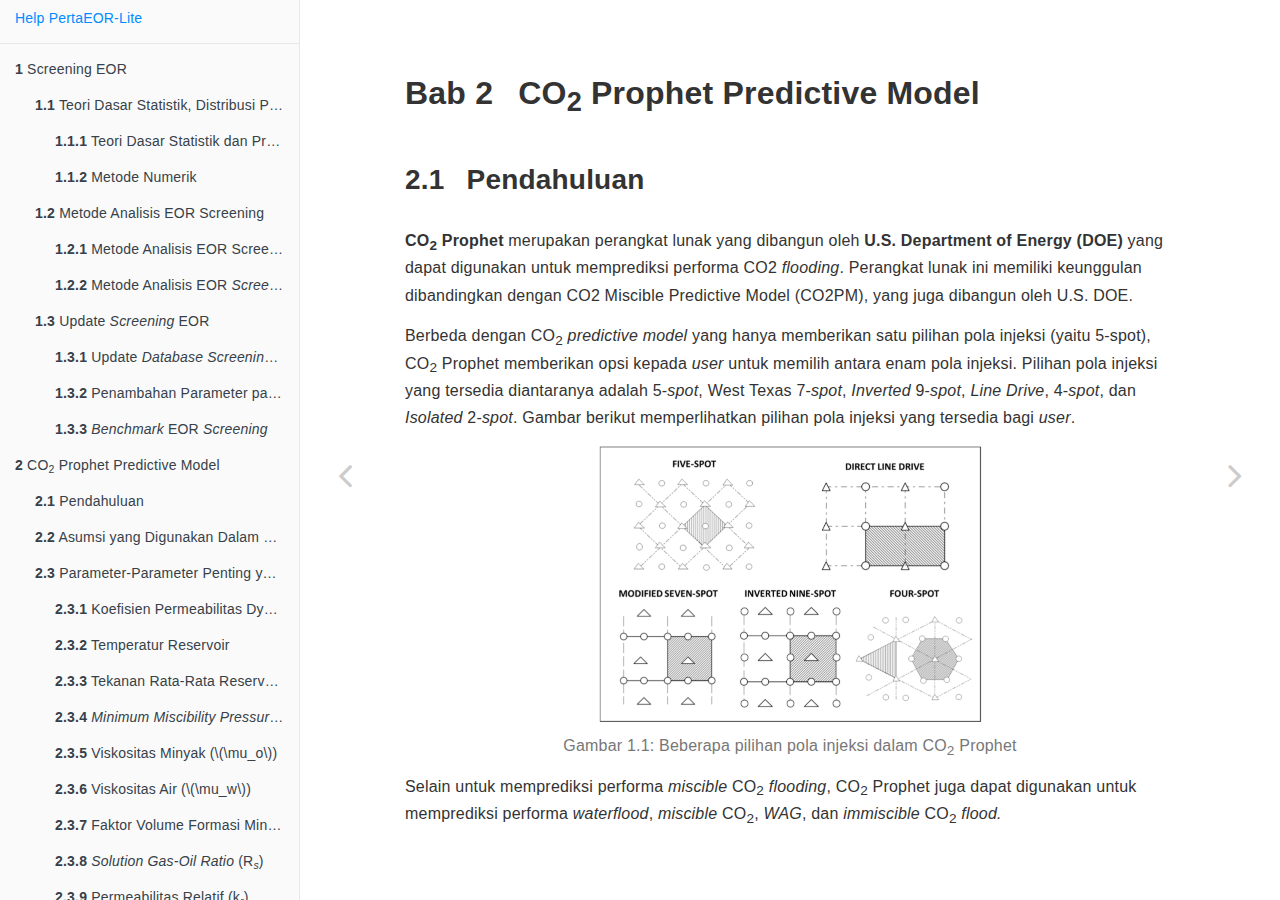
<file: docs/01-prophet.html>
<!DOCTYPE html>
<html lang="" xml:lang="">
<head>

  <meta charset="utf-8" />
  <meta http-equiv="X-UA-Compatible" content="IE=edge" />
  <title>Bab 2 CO2 Prophet Predictive Model | Technical Guide PertaEOR-Lite</title>
  <meta name="description" content="Bab 2 CO2 Prophet Predictive Model | Technical Guide PertaEOR-Lite" />
  <meta name="generator" content="bookdown 0.21 and GitBook 2.6.7" />

  <meta property="og:title" content="Bab 2 CO2 Prophet Predictive Model | Technical Guide PertaEOR-Lite" />
  <meta property="og:type" content="book" />
  
  <meta property="og:image" content="images/PertaEOR.png" />
  
  

  <meta name="twitter:card" content="summary" />
  <meta name="twitter:title" content="Bab 2 CO2 Prophet Predictive Model | Technical Guide PertaEOR-Lite" />
  
  
  <meta name="twitter:image" content="images/PertaEOR.png" />

<meta name="author" content="PT LAPI ITB &amp; PERTAMINA INV" />


<meta name="date" content="2021-03-14" />

  <meta name="viewport" content="width=device-width, initial-scale=1" />
  <meta name="apple-mobile-web-app-capable" content="yes" />
  <meta name="apple-mobile-web-app-status-bar-style" content="black" />
  
  
<link rel="prev" href="00-screening.html"/>
<link rel="next" href="02-waterflood.html"/>
<script src="libs/jquery-2.2.3/jquery.min.js"></script>
<link href="libs/gitbook-2.6.7/css/style.css" rel="stylesheet" />
<link href="libs/gitbook-2.6.7/css/plugin-table.css" rel="stylesheet" />
<link href="libs/gitbook-2.6.7/css/plugin-bookdown.css" rel="stylesheet" />
<link href="libs/gitbook-2.6.7/css/plugin-highlight.css" rel="stylesheet" />
<link href="libs/gitbook-2.6.7/css/plugin-search.css" rel="stylesheet" />
<link href="libs/gitbook-2.6.7/css/plugin-fontsettings.css" rel="stylesheet" />
<link href="libs/gitbook-2.6.7/css/plugin-clipboard.css" rel="stylesheet" />









<script src="libs/accessible-code-block-0.0.1/empty-anchor.js"></script>



<link rel="stylesheet" href="style.css" type="text/css" />
</head>

<body>



  <div class="book without-animation with-summary font-size-2 font-family-1" data-basepath=".">

    <div class="book-summary">
      <nav role="navigation">

<ul class="summary">
<li><a href="./">Help PertaEOR-Lite</a></li>

<li class="divider"></li>
<li class="chapter" data-level="1" data-path="00-screening.html"><a href="00-screening.html"><i class="fa fa-check"></i><b>1</b> Screening EOR</a><ul>
<li class="chapter" data-level="1.1" data-path="00-screening.html"><a href="00-screening.html#teori-dasar-statistik-distribusi-probabilitas-dan-metode-numerik"><i class="fa fa-check"></i><b>1.1</b> Teori Dasar Statistik, Distribusi Probabilitas, dan Metode Numerik</a><ul>
<li class="chapter" data-level="1.1.1" data-path="00-screening.html"><a href="00-screening.html#teori-dasar-statistik-dan-probabilitas"><i class="fa fa-check"></i><b>1.1.1</b> Teori Dasar Statistik dan Probabilitas</a></li>
<li class="chapter" data-level="1.1.2" data-path="00-screening.html"><a href="00-screening.html#metode-numerik"><i class="fa fa-check"></i><b>1.1.2</b> Metode Numerik</a></li>
</ul></li>
<li class="chapter" data-level="1.2" data-path="00-screening.html"><a href="00-screening.html#metode-analisis-eor-screening"><i class="fa fa-check"></i><b>1.2</b> Metode Analisis EOR Screening</a><ul>
<li class="chapter" data-level="1.2.1" data-path="00-screening.html"><a href="00-screening.html#metode-analisis-eor-screening-untuk-input-data-single-value"><i class="fa fa-check"></i><b>1.2.1</b> Metode Analisis EOR Screening Untuk <em>Input</em> Data <em>Single-Value</em></a></li>
<li class="chapter" data-level="1.2.2" data-path="00-screening.html"><a href="00-screening.html#metode-analisis-eor-screening-untuk-input-data-distribusi"><i class="fa fa-check"></i><b>1.2.2</b> Metode Analisis EOR <em>Screening</em> Untuk <em>Input</em> Data Distribusi</a></li>
</ul></li>
<li class="chapter" data-level="1.3" data-path="00-screening.html"><a href="00-screening.html#update-screening-eor"><i class="fa fa-check"></i><b>1.3</b> Update <em>Screening</em> EOR</a><ul>
<li class="chapter" data-level="1.3.1" data-path="00-screening.html"><a href="00-screening.html#update-database-screening-eor"><i class="fa fa-check"></i><b>1.3.1</b> Update <em>Database</em> <em>Screening</em> EOR</a></li>
<li class="chapter" data-level="1.3.2" data-path="00-screening.html"><a href="00-screening.html#penambahan-parameter-pada-screening-eor"><i class="fa fa-check"></i><b>1.3.2</b> Penambahan Parameter pada <em>Screening</em> EOR</a></li>
<li class="chapter" data-level="1.3.3" data-path="00-screening.html"><a href="00-screening.html#benchmark-eor-screening"><i class="fa fa-check"></i><b>1.3.3</b> <em>Benchmark</em> EOR <em>Screening</em></a></li>
</ul></li>
</ul></li>
<li class="chapter" data-level="2" data-path="01-prophet.html"><a href="01-prophet.html"><i class="fa fa-check"></i><b>2</b> CO<sub>2</sub> Prophet Predictive Model</a><ul>
<li class="chapter" data-level="2.1" data-path="01-prophet.html"><a href="01-prophet.html#pendahuluan"><i class="fa fa-check"></i><b>2.1</b> Pendahuluan</a></li>
<li class="chapter" data-level="2.2" data-path="01-prophet.html"><a href="01-prophet.html#asumsi-yang-digunakan-dalam-model"><i class="fa fa-check"></i><b>2.2</b> Asumsi yang Digunakan Dalam Model</a></li>
<li class="chapter" data-level="2.3" data-path="01-prophet.html"><a href="01-prophet.html#parameter-parameter-penting-yang-digunakan-dalam-model"><i class="fa fa-check"></i><b>2.3</b> Parameter-Parameter Penting yang Digunakan Dalam Model</a><ul>
<li class="chapter" data-level="2.3.1" data-path="01-prophet.html"><a href="01-prophet.html#koefisien-permeabilitas-dykstra-parsons"><i class="fa fa-check"></i><b>2.3.1</b> Koefisien Permeabilitas Dykstra-Parsons</a></li>
<li class="chapter" data-level="2.3.2" data-path="01-prophet.html"><a href="01-prophet.html#temperatur-reservoir"><i class="fa fa-check"></i><b>2.3.2</b> Temperatur Reservoir</a></li>
<li class="chapter" data-level="2.3.3" data-path="01-prophet.html"><a href="01-prophet.html#tekanan-rata-rata-reservoir-average-reservoir-pressure"><i class="fa fa-check"></i><b>2.3.3</b> Tekanan Rata-Rata Reservoir (<em>Average Reservoir Pressure</em>)</a></li>
<li class="chapter" data-level="2.3.4" data-path="01-prophet.html"><a href="01-prophet.html#minimum-miscibility-pressure-mmp"><i class="fa fa-check"></i><b>2.3.4</b> <em>Minimum Miscibility Pressure (MMP)</em></a></li>
<li class="chapter" data-level="2.3.5" data-path="01-prophet.html"><a href="01-prophet.html#viskositas-minyak-mu_o"><i class="fa fa-check"></i><b>2.3.5</b> Viskositas Minyak (<span class="math inline">\(\mu_o\)</span>)</a></li>
<li class="chapter" data-level="2.3.6" data-path="01-prophet.html"><a href="01-prophet.html#viskositas-air-mu_w"><i class="fa fa-check"></i><b>2.3.6</b> Viskositas Air (<span class="math inline">\(\mu_w\)</span>)</a></li>
<li class="chapter" data-level="2.3.7" data-path="01-prophet.html"><a href="01-prophet.html#faktor-volume-formasi-minyak-bo"><i class="fa fa-check"></i><b>2.3.7</b> Faktor Volume Formasi Minyak (B<sub><em>o</em></sub>)</a></li>
<li class="chapter" data-level="2.3.8" data-path="01-prophet.html"><a href="01-prophet.html#solution-gas-oil-ratio-rs"><i class="fa fa-check"></i><b>2.3.8</b> <em>Solution Gas-Oil Ratio</em> (R<sub><em>s</em></sub>)</a></li>
<li class="chapter" data-level="2.3.9" data-path="01-prophet.html"><a href="01-prophet.html#permeabilitas-relatif-kr"><i class="fa fa-check"></i><b>2.3.9</b> Permeabilitas Relatif (k<sub><em>r</em></sub>)</a></li>
<li class="chapter" data-level="2.3.10" data-path="01-prophet.html"><a href="01-prophet.html#waterco2-injection-ratio"><i class="fa fa-check"></i><b>2.3.10</b> <em>Water/CO<sub>2</sub> Injection Ratio</em></a></li>
<li class="chapter" data-level="2.3.11" data-path="01-prophet.html"><a href="01-prophet.html#mixing-parameter-omega"><i class="fa fa-check"></i><b>2.3.11</b> <em>Mixing Parameter (<span class="math inline">\(\omega\)</span>)</em></a></li>
</ul></li>
<li class="chapter" data-level="2.4" data-path="01-prophet.html"><a href="01-prophet.html#tiga-kondisi-aliran-fluida"><i class="fa fa-check"></i><b>2.4</b> Tiga Kondisi Aliran Fluida</a><ul>
<li class="chapter" data-level="2.4.1" data-path="01-prophet.html"><a href="01-prophet.html#immiscible-flow"><i class="fa fa-check"></i><b>2.4.1</b> <em>Immiscible Flow</em></a></li>
<li class="chapter" data-level="2.4.2" data-path="01-prophet.html"><a href="01-prophet.html#miscible-flow"><i class="fa fa-check"></i><b>2.4.2</b> <em>Miscible Flow</em></a></li>
<li class="chapter" data-level="2.4.3" data-path="01-prophet.html"><a href="01-prophet.html#partially-miscible-flow"><i class="fa fa-check"></i><b>2.4.3</b> <em>Partially Miscible Flow</em></a></li>
</ul></li>
<li class="chapter" data-level="2.5" data-path="01-prophet.html"><a href="01-prophet.html#hasil-perhitungan-dan-tampilan-perangkat-lunak"><i class="fa fa-check"></i><b>2.5</b> Hasil Perhitungan dan Tampilan Perangkat Lunak</a></li>
</ul></li>
<li class="chapter" data-level="3" data-path="02-waterflood.html"><a href="02-waterflood.html"><i class="fa fa-check"></i><b>3</b> Waterflood Predictive Model</a><ul>
<li class="chapter" data-level="3.1" data-path="02-waterflood.html"><a href="02-waterflood.html#pendahuluan-1"><i class="fa fa-check"></i><b>3.1</b> Pendahuluan</a></li>
<li class="chapter" data-level="3.2" data-path="02-waterflood.html"><a href="02-waterflood.html#teori-frontal-displacement-untuk-waterflooding"><i class="fa fa-check"></i><b>3.2</b> Teori <em>Frontal Displacement</em> Untuk <em>Waterflooding</em></a><ul>
<li class="chapter" data-level="3.2.1" data-path="02-waterflood.html"><a href="02-waterflood.html#teori-fractional-flow-untuk-waterflooding"><i class="fa fa-check"></i><b>3.2.1</b> Teori <em>Fractional Flow</em> Untuk <em>Waterflooding</em></a></li>
<li class="chapter" data-level="3.2.2" data-path="02-waterflood.html"><a href="02-waterflood.html#teori-frontal-advance-untuk-waterflooding"><i class="fa fa-check"></i><b>3.2.2</b> Teori <em>Frontal Advance</em> Untuk <em>Waterflooding</em></a></li>
<li class="chapter" data-level="3.2.3" data-path="02-waterflood.html"><a href="02-waterflood.html#penentuan-parameter-left-fracpartial-f_wpartial-s_w-right_s_w-dan-saturasi-air-rata-rata-reservoir-bar-s_w"><i class="fa fa-check"></i><b>3.2.3</b> Penentuan parameter <span class="math inline">\(\left( \frac{\partial f_w}{\partial S_w} \right)_{S_w}\)</span> dan Saturasi Air Rata-Rata Reservoir (<span class="math inline">\(\bar S_w\)</span>)</a></li>
</ul></li>
<li class="chapter" data-level="3.3" data-path="02-waterflood.html"><a href="02-waterflood.html#penentuan-parameter-efisiensi-waterflooding"><i class="fa fa-check"></i><b>3.3</b> Penentuan Parameter Efisiensi <em>Waterflooding</em></a><ul>
<li class="chapter" data-level="3.3.1" data-path="02-waterflood.html"><a href="02-waterflood.html#displacement-efficiency-ed"><i class="fa fa-check"></i><b>3.3.1</b> <em>Displacement Efficiency</em> (E<sub>D</sub>)</a></li>
<li class="chapter" data-level="3.3.2" data-path="02-waterflood.html"><a href="02-waterflood.html#areal-sweep-efficiency-ea"><i class="fa fa-check"></i><b>3.3.2</b> <em>Areal Sweep Efficiency</em> (E<sub>A</sub>)</a></li>
<li class="chapter" data-level="3.3.3" data-path="02-waterflood.html"><a href="02-waterflood.html#vertical-sweep-efficiency-ev"><i class="fa fa-check"></i><b>3.3.3</b> <em>Vertical Sweep Efficiency</em> (E<sub>V</sub>)</a></li>
</ul></li>
<li class="chapter" data-level="3.4" data-path="02-waterflood.html"><a href="02-waterflood.html#persamaan-persamaan-yang-digunakan-dalam-prediksi-performa-waterflooding"><i class="fa fa-check"></i><b>3.4</b> Persamaan-Persamaan yang Digunakan Dalam Prediksi Performa <em>Waterflooding</em></a></li>
<li class="chapter" data-level="3.5" data-path="02-waterflood.html"><a href="02-waterflood.html#persamaan-persamaan-dasar-dan-nilai-default-yang-digunakan-dalam-predictive-model"><i class="fa fa-check"></i><b>3.5</b> Persamaan-Persamaan Dasar dan Nilai <em>Default</em> yang Digunakan Dalam <em>Predictive Model</em></a><ul>
<li class="chapter" data-level="3.5.1" data-path="02-waterflood.html"><a href="02-waterflood.html#viskositas-minyak"><i class="fa fa-check"></i><b>3.5.1</b> Viskositas Minyak</a></li>
<li class="chapter" data-level="3.5.2" data-path="02-waterflood.html"><a href="02-waterflood.html#solution-gas-oil-ratio"><i class="fa fa-check"></i><b>3.5.2</b> <em>SolUtion Gas-Oil Ratio</em></a></li>
<li class="chapter" data-level="3.5.3" data-path="02-waterflood.html"><a href="02-waterflood.html#faktor-volume-formasi-minyak"><i class="fa fa-check"></i><b>3.5.3</b> Faktor Volume Formasi Minyak</a></li>
<li class="chapter" data-level="3.5.4" data-path="02-waterflood.html"><a href="02-waterflood.html#permeabilitas-relatif"><i class="fa fa-check"></i><b>3.5.4</b> Permeabilitas Relatif</a></li>
<li class="chapter" data-level="3.5.5" data-path="02-waterflood.html"><a href="02-waterflood.html#nilai-default-parameter-yang-digunakan-dalam-model"><i class="fa fa-check"></i><b>3.5.5</b> Nilai <em>Default</em> Parameter yang Digunakan Dalam Model</a></li>
</ul></li>
</ul></li>
<li class="chapter" data-level="4" data-path="03-chemical.html"><a href="03-chemical.html"><i class="fa fa-check"></i><b>4</b> Chemical Flood Predictive Model</a><ul>
<li class="chapter" data-level="4.1" data-path="03-chemical.html"><a href="03-chemical.html#pendahuluan-2"><i class="fa fa-check"></i><b>4.1</b> Pendahuluan</a></li>
<li class="chapter" data-level="4.2" data-path="03-chemical.html"><a href="03-chemical.html#tinjauan-sifat-fisis-dan-mekanisme-kerja-dari-surfaktan-dan-alkali"><i class="fa fa-check"></i><b>4.2</b> Tinjauan Sifat Fisis dan Mekanisme Kerja Dari Surfaktan dan Alkali</a><ul>
<li class="chapter" data-level="4.2.1" data-path="03-chemical.html"><a href="03-chemical.html#sifat-fisis-dan-mekanisme-kerja-surfaktan"><i class="fa fa-check"></i><b>4.2.1</b> Sifat Fisis dan Mekanisme Kerja Surfaktan</a></li>
<li class="chapter" data-level="4.2.2" data-path="03-chemical.html"><a href="03-chemical.html#sifat-fisis-dan-mekanisme-kerja-alkali"><i class="fa fa-check"></i><b>4.2.2</b> Sifat Fisis dan Mekanisme Kerja Alkali</a></li>
</ul></li>
<li class="chapter" data-level="4.3" data-path="03-chemical.html"><a href="03-chemical.html#mekanisme-proses-injeksi-kimia"><i class="fa fa-check"></i><b>4.3</b> Mekanisme Proses Injeksi Kimia</a></li>
<li class="chapter" data-level="4.4" data-path="03-chemical.html"><a href="03-chemical.html#asumsi-dan-batasan-dalam-predictive-model"><i class="fa fa-check"></i><b>4.4</b> Asumsi dan Batasan Dalam <em>Predictive Model</em></a></li>
<li class="chapter" data-level="4.5" data-path="03-chemical.html"><a href="03-chemical.html#konsep-dan-algoritma-yang-digunakan-dalam-predictive-model"><i class="fa fa-check"></i><b>4.5</b> Konsep dan Algoritma yang Digunakan Dalam <em>Predictive Model</em></a><ul>
<li class="chapter" data-level="4.5.1" data-path="03-chemical.html"><a href="03-chemical.html#perhitungan-target-oil"><i class="fa fa-check"></i><b>4.5.1</b> Perhitungan <em>Target Oil</em></a></li>
</ul></li>
<li class="chapter" data-level="4.6" data-path="03-chemical.html"><a href="03-chemical.html#laju-alir-dan-bilangan-kapiler"><i class="fa fa-check"></i><b>4.6</b> Laju Alir dan Bilangan Kapiler</a><ul>
<li class="chapter" data-level="4.6.1" data-path="03-chemical.html"><a href="03-chemical.html#surfactant-retention-pada-batuan-sandstone"><i class="fa fa-check"></i><b>4.6.1</b> <em>Surfactant Retention</em> Pada Batuan <em>Sandstone</em></a></li>
<li class="chapter" data-level="4.6.2" data-path="03-chemical.html"><a href="03-chemical.html#perhitungan-oil-recovery"><i class="fa fa-check"></i><b>4.6.2</b> Perhitungan <em>Oil Recovery</em></a></li>
<li class="chapter" data-level="4.6.3" data-path="03-chemical.html"><a href="03-chemical.html#karakteristik-produksi-minyak-dan-koreksi-terhadap-crossflow"><i class="fa fa-check"></i><b>4.6.3</b> Karakteristik Produksi Minyak dan Koreksi Terhadap <em>Crossflow</em></a></li>
<li class="chapter" data-level="4.6.4" data-path="03-chemical.html"><a href="03-chemical.html#karakteristik-injeksi-kimia"><i class="fa fa-check"></i><b>4.6.4</b> Karakteristik Injeksi Kimia</a></li>
<li class="chapter" data-level="4.6.5" data-path="03-chemical.html"><a href="03-chemical.html#modifikasi-predictive-model-untuk-caustic-dan-caustic-polymer-flood"><i class="fa fa-check"></i><b>4.6.5</b> Modifikasi <em>Predictive Model</em> Untuk <em>Caustic</em> dan <em>Caustic-Polymer Flood</em></a></li>
</ul></li>
<li class="chapter" data-level="4.7" data-path="03-chemical.html"><a href="03-chemical.html#persamaan-persamaan-dasar-dan-nilai-default-yang-digunakan-dalam-model"><i class="fa fa-check"></i><b>4.7</b> Persamaan-Persamaan Dasar dan Nilai <em>Default</em> yang Digunakan Dalam Model</a><ul>
<li class="chapter" data-level="4.7.1" data-path="03-chemical.html"><a href="03-chemical.html#viskositas-minyak-1"><i class="fa fa-check"></i><b>4.7.1</b> Viskositas Minyak</a></li>
<li class="chapter" data-level="4.7.2" data-path="03-chemical.html"><a href="03-chemical.html#solution-gas-oil-ratio-1"><i class="fa fa-check"></i><b>4.7.2</b> <em>Solution Gas-Oil Ratio</em></a></li>
<li class="chapter" data-level="4.7.3" data-path="03-chemical.html"><a href="03-chemical.html#faktor-volume-formasi-minyak-1"><i class="fa fa-check"></i><b>4.7.3</b> Faktor Volume Formasi Minyak</a></li>
<li class="chapter" data-level="4.7.4" data-path="03-chemical.html"><a href="03-chemical.html#permeabilitas-relatif-dan-fraksi-aliran-air"><i class="fa fa-check"></i><b>4.7.4</b> Permeabilitas Relatif dan Fraksi Aliran Air</a></li>
<li class="chapter" data-level="4.7.5" data-path="03-chemical.html"><a href="03-chemical.html#nilai-default-yang-dignakan-dalam-predictive-model"><i class="fa fa-check"></i><b>4.7.5</b> Nilai <em>Default</em> yang Dignakan Dalam <em>Predictive Model</em></a></li>
</ul></li>
<li class="chapter" data-level="4.8" data-path="03-chemical.html"><a href="03-chemical.html#penambahan-jenis-pattern-pada-injeksi-kimia"><i class="fa fa-check"></i><b>4.8</b> Penambahan Jenis <em>Pattern</em> pada Injeksi Kimia</a><ul>
<li class="chapter" data-level="4.8.1" data-path="03-chemical.html"><a href="03-chemical.html#injeksi-kimia"><i class="fa fa-check"></i><b>4.8.1</b> Injeksi Kimia</a></li>
<li class="chapter" data-level="4.8.2" data-path="03-chemical.html"><a href="03-chemical.html#penentuan-pola-sumur-injeksi"><i class="fa fa-check"></i><b>4.8.2</b> Penentuan Pola Sumur Injeksi</a></li>
<li class="chapter" data-level="4.8.3" data-path="03-chemical.html"><a href="03-chemical.html#sejarah-injeksi-kimia"><i class="fa fa-check"></i><b>4.8.3</b> Sejarah Injeksi Kimia</a></li>
<li class="chapter" data-level="4.8.4" data-path="03-chemical.html"><a href="03-chemical.html#derivasi-persamaan-model-pattern-injeksi-kimia"><i class="fa fa-check"></i><b>4.8.4</b> Derivasi Persamaan Model <em>Pattern</em> Injeksi Kimia</a></li>
<li class="chapter" data-level="4.8.5" data-path="03-chemical.html"><a href="03-chemical.html#simulasi-sintetik-injeksi-kimia"><i class="fa fa-check"></i><b>4.8.5</b> Simulasi Sintetik Injeksi Kimia</a></li>
</ul></li>
</ul></li>
<li class="chapter" data-level="5" data-path="04-polymer.html"><a href="04-polymer.html"><i class="fa fa-check"></i><b>5</b> Polymer Predictive Model</a><ul>
<li class="chapter" data-level="5.1" data-path="04-polymer.html"><a href="04-polymer.html#pendahuluan-3"><i class="fa fa-check"></i><b>5.1</b> Pendahuluan</a></li>
<li class="chapter" data-level="5.2" data-path="04-polymer.html"><a href="04-polymer.html#teori-fractional-flow"><i class="fa fa-check"></i><b>5.2</b> Teori <em>Fractional Flow</em></a><ul>
<li class="chapter" data-level="5.2.1" data-path="04-polymer.html"><a href="04-polymer.html#penentuan-nilai-saturasi-air-rata-rata-di-reservoir-selama-periode-injeksi-polimer"><i class="fa fa-check"></i><b>5.2.1</b> Penentuan Nilai Saturasi Air Rata-Rata di Reservoir Selama Periode Injeksi Polimer</a></li>
<li class="chapter" data-level="5.2.2" data-path="04-polymer.html"><a href="04-polymer.html#rangkuman-persamaan-persamaan-yang-digunakan-dalam-teori-fractional-flow"><i class="fa fa-check"></i><b>5.2.2</b> Rangkuman Persamaan-Persamaan yang Digunakan Dalam Teori <em>Fractional Flow</em></a></li>
</ul></li>
<li class="chapter" data-level="5.3" data-path="04-polymer.html"><a href="04-polymer.html#metode-perhitungan-areal-dan-vertical-sweep-efficiency-menggunakan-pendekatan-streamtube"><i class="fa fa-check"></i><b>5.3</b> Metode Perhitungan <em>Areal</em> dan <em>Vertical Sweep Efficiency</em> Menggunakan Pendekatan <em>Streamtube</em></a></li>
<li class="chapter" data-level="5.4" data-path="04-polymer.html"><a href="04-polymer.html#perhitungan-injectivity"><i class="fa fa-check"></i><b>5.4</b> Perhitungan <em>Injectivity</em></a></li>
<li class="chapter" data-level="5.5" data-path="04-polymer.html"><a href="04-polymer.html#penentuan-nilai-permeabilitas-di-setiap-lapisan-reservoir"><i class="fa fa-check"></i><b>5.5</b> Penentuan Nilai Permeabilitas di Setiap Lapisan Reservoir</a></li>
<li class="chapter" data-level="5.6" data-path="04-polymer.html"><a href="04-polymer.html#koreksi-terhadap-pengaruh-slug-polimer"><i class="fa fa-check"></i><b>5.6</b> Koreksi Terhadap Pengaruh <em>Slug</em> Polimer</a></li>
<li class="chapter" data-level="5.7" data-path="04-polymer.html"><a href="04-polymer.html#pengaruh-sifat-fisis-larutan-polimer-terhadap-performa-injeksi-polimer"><i class="fa fa-check"></i><b>5.7</b> Pengaruh Sifat Fisis Larutan Polimer Terhadap Performa Injeksi Polimer</a><ul>
<li class="chapter" data-level="5.7.1" data-path="04-polymer.html"><a href="04-polymer.html#efek-pengurangan-permeabilitas-untuk-fasa-aqueous"><i class="fa fa-check"></i><b>5.7.1</b> Efek Pengurangan Permeabilitas Untuk Fasa <em>Aqueous</em></a></li>
<li class="chapter" data-level="5.7.2" data-path="04-polymer.html"><a href="04-polymer.html#efek-aliran-non-newtonian-larutan-polimer-di-daerah-sekitar-sumur-injeksi"><i class="fa fa-check"></i><b>5.7.2</b> Efek Aliran <em>Non-Newtonian</em> Larutan Polimer di Daerah Sekitar Sumur Injeksi</a></li>
</ul></li>
<li class="chapter" data-level="5.8" data-path="04-polymer.html"><a href="04-polymer.html#persamaan-persamaan-dasar-yang-digunakan-dalam-predictive-model"><i class="fa fa-check"></i><b>5.8</b> Persamaan-Persamaan Dasar yang Digunakan Dalam <em>Predictive Model</em></a><ul>
<li class="chapter" data-level="5.8.1" data-path="04-polymer.html"><a href="04-polymer.html#viskositas-minyak-2"><i class="fa fa-check"></i><b>5.8.1</b> Viskositas Minyak</a></li>
<li class="chapter" data-level="5.8.2" data-path="04-polymer.html"><a href="04-polymer.html#solution-gas-oil-ratio-2"><i class="fa fa-check"></i><b>5.8.2</b> <em>Solution Gas-Oil Ratio</em></a></li>
<li class="chapter" data-level="5.8.3" data-path="04-polymer.html"><a href="04-polymer.html#faktor-volume-formasi-minyak-2"><i class="fa fa-check"></i><b>5.8.3</b> Faktor Volume Formasi Minyak</a></li>
<li class="chapter" data-level="5.8.4" data-path="04-polymer.html"><a href="04-polymer.html#faktor-volume-formasi-air"><i class="fa fa-check"></i><b>5.8.4</b> Faktor Volume Formasi Air</a></li>
<li class="chapter" data-level="5.8.5" data-path="04-polymer.html"><a href="04-polymer.html#permeabilitas-relatf-dan-fraksi-aliran-air"><i class="fa fa-check"></i><b>5.8.5</b> Permeabilitas Relatf dan Fraksi Aliran Air</a></li>
<li class="chapter" data-level="5.8.6" data-path="04-polymer.html"><a href="04-polymer.html#persamaan-persamaan-dasar-dan-nilai-default-yang-digunakan"><i class="fa fa-check"></i><b>5.8.6</b> Persamaan-Persamaan Dasar dan Nilai <em>Default</em> yang Digunakan</a></li>
</ul></li>
</ul></li>
<li class="chapter" data-level="6" data-path="05-co2miscible.html"><a href="05-co2miscible.html"><i class="fa fa-check"></i><b>6</b> CO<sub>2</sub> Miscible Predictive Model</a><ul>
<li class="chapter" data-level="6.1" data-path="05-co2miscible.html"><a href="05-co2miscible.html#pendahuluan-4"><i class="fa fa-check"></i><b>6.1</b> Pendahuluan</a><ul>
<li class="chapter" data-level="6.1.1" data-path="05-co2miscible.html"><a href="05-co2miscible.html#kondisi-pvt"><i class="fa fa-check"></i><b>6.1.1</b> Kondisi PVT</a></li>
<li class="chapter" data-level="6.1.2" data-path="05-co2miscible.html"><a href="05-co2miscible.html#wettability"><i class="fa fa-check"></i><b>6.1.2</b> Wettability</a></li>
<li class="chapter" data-level="6.1.3" data-path="05-co2miscible.html"><a href="05-co2miscible.html#keuntungan-dan-kerugian-melakukan-injeksi-co2"><i class="fa fa-check"></i><b>6.1.3</b> Keuntungan dan Kerugian Melakukan Injeksi CO<sub>2</sub></a></li>
</ul></li>
<li class="chapter" data-level="6.2" data-path="05-co2miscible.html"><a href="05-co2miscible.html#miscible-co2-predictive-model"><i class="fa fa-check"></i><b>6.2</b> <em>Miscible CO<sub>2</sub> Predictive Model</em></a><ul>
<li class="chapter" data-level="6.2.1" data-path="05-co2miscible.html"><a href="05-co2miscible.html#sifat-sifat-fisik-fluida"><i class="fa fa-check"></i><b>6.2.1</b> Sifat-Sifat Fisik Fluida</a></li>
<li class="chapter" data-level="6.2.2" data-path="05-co2miscible.html"><a href="05-co2miscible.html#fractional-flow-model"><i class="fa fa-check"></i><b>6.2.2</b> <em>Fractional Flow</em> Model</a></li>
<li class="chapter" data-level="6.2.3" data-path="05-co2miscible.html"><a href="05-co2miscible.html#parameter-parameter-performa-miscible-co2"><i class="fa fa-check"></i><b>6.2.3</b> Parameter-Parameter Performa <em>Miscible</em> CO<sub>2</sub></a></li>
</ul></li>
</ul></li>
<li class="chapter" data-level="7" data-path="06-co2immiscible.html"><a href="06-co2immiscible.html"><i class="fa fa-check"></i><b>7</b> CO<sub>2</sub> Immiscible Predictive Model</a><ul>
<li class="chapter" data-level="7.1" data-path="06-co2immiscible.html"><a href="06-co2immiscible.html#pendahuluan-5"><i class="fa fa-check"></i><b>7.1</b> Pendahuluan</a><ul>
<li class="chapter" data-level="7.1.1" data-path="06-co2immiscible.html"><a href="06-co2immiscible.html#mekanisme-pendesakan-secara-immiscible"><i class="fa fa-check"></i><b>7.1.1</b> Mekanisme Pendesakan Secara <em>Immiscible</em></a></li>
</ul></li>
<li class="chapter" data-level="7.2" data-path="06-co2immiscible.html"><a href="06-co2immiscible.html#immiscible-co2-predictive-model"><i class="fa fa-check"></i><b>7.2</b> <em>Immiscible</em> CO<sub>2</sub> <em>Predictive Model</em></a><ul>
<li class="chapter" data-level="7.2.1" data-path="06-co2immiscible.html"><a href="06-co2immiscible.html#sifat-sifat-fisik-fluida-1"><i class="fa fa-check"></i><b>7.2.1</b> Sifat-Sifat Fisik Fluida</a></li>
<li class="chapter" data-level="7.2.2" data-path="06-co2immiscible.html"><a href="06-co2immiscible.html#fractional-flow-model-1"><i class="fa fa-check"></i><b>7.2.2</b> <em>Fractional Flow Model</em></a></li>
<li class="chapter" data-level="7.2.3" data-path="06-co2immiscible.html"><a href="06-co2immiscible.html#material-balance-equation"><i class="fa fa-check"></i><b>7.2.3</b> <em>Material Balance Equation</em></a></li>
<li class="chapter" data-level="7.2.4" data-path="06-co2immiscible.html"><a href="06-co2immiscible.html#parameter-parameter-performa-immiscible-co2"><i class="fa fa-check"></i><b>7.2.4</b> Parameter-Parameter Performa <em>Immiscible</em> CO<sub>2</sub></a></li>
</ul></li>
</ul></li>
<li class="chapter" data-level="8" data-path="07-steam.html"><a href="07-steam.html"><i class="fa fa-check"></i><b>8</b> Steamflood Predictive Model</a><ul>
<li class="chapter" data-level="8.1" data-path="07-steam.html"><a href="07-steam.html#pendahuluan-6"><i class="fa fa-check"></i><b>8.1</b> Pendahuluan</a></li>
<li class="chapter" data-level="8.2" data-path="07-steam.html"><a href="07-steam.html#fenomena-heat-loss"><i class="fa fa-check"></i><b>8.2</b> Fenomena <em>Heat Loss</em></a><ul>
<li class="chapter" data-level="8.2.1" data-path="07-steam.html"><a href="07-steam.html#fenomena-heat-loss-di-pipa-permukaan"><i class="fa fa-check"></i><b>8.2.1</b> Fenomena <em>Heat Loss</em> di Pipa Permukaan</a></li>
<li class="chapter" data-level="8.2.2" data-path="07-steam.html"><a href="07-steam.html#fenomena-heat-loss-di-sumur-injeksi"><i class="fa fa-check"></i><b>8.2.2</b> Fenomena <em>Heat Loss</em> di Sumur Injeksi</a></li>
</ul></li>
<li class="chapter" data-level="8.3" data-path="07-steam.html"><a href="07-steam.html#perhitungan-sejumlah-parameter-penting-yang-digunakan-dalam-predictive-model"><i class="fa fa-check"></i><b>8.3</b> Perhitungan Sejumlah Parameter Penting yang Digunakan Dalam <em>Predictive Model</em></a><ul>
<li class="chapter" data-level="8.3.1" data-path="07-steam.html"><a href="07-steam.html#permeabilitas-relatif-tiga-fasa"><i class="fa fa-check"></i><b>8.3.1</b> Permeabilitas Relatif Tiga Fasa</a></li>
<li class="chapter" data-level="8.3.2" data-path="07-steam.html"><a href="07-steam.html#pembagian-daerah-reservoir"><i class="fa fa-check"></i><b>8.3.2</b> Pembagian Daerah Reservoir</a></li>
<li class="chapter" data-level="8.3.3" data-path="07-steam.html"><a href="07-steam.html#initial-injectivity-index"><i class="fa fa-check"></i><b>8.3.3</b> <em>Initial Injectivity Index</em></a></li>
<li class="chapter" data-level="8.3.4" data-path="07-steam.html"><a href="07-steam.html#viskositas-fluida"><i class="fa fa-check"></i><b>8.3.4</b> Viskositas Fluida</a></li>
<li class="chapter" data-level="8.3.5" data-path="07-steam.html"><a href="07-steam.html#solution-gas-oil-ratio-4"><i class="fa fa-check"></i><b>8.3.5</b> <em>Solution Gas-Oil Ratio</em></a></li>
<li class="chapter" data-level="8.3.6" data-path="07-steam.html"><a href="07-steam.html#faktor-volume-formasi-minyak-4"><i class="fa fa-check"></i><b>8.3.6</b> Faktor Volume Formasi Minyak</a></li>
</ul></li>
<li class="chapter" data-level="8.4" data-path="07-steam.html"><a href="07-steam.html#steamflood-predictive-model-1"><i class="fa fa-check"></i><b>8.4</b> <em>Steamflood Predictive Model</em></a><ul>
<li class="chapter" data-level="8.4.1" data-path="07-steam.html"><a href="07-steam.html#metode-williams-metode-stanford-university"><i class="fa fa-check"></i><b>8.4.1</b> Metode Williams (Metode Stanford University)</a></li>
<li class="chapter" data-level="8.4.2" data-path="07-steam.html"><a href="07-steam.html#metode-jones"><i class="fa fa-check"></i><b>8.4.2</b> Metode Jones</a></li>
<li class="chapter" data-level="8.4.3" data-path="07-steam.html"><a href="07-steam.html#model-gomaa"><i class="fa fa-check"></i><b>8.4.3</b> Model Gomaa</a></li>
<li class="chapter" data-level="8.4.4" data-path="07-steam.html"><a href="07-steam.html#model-aydelotte-pope-model-intercomp"><i class="fa fa-check"></i><b>8.4.4</b> Model Aydelotte-Pope (Model Intercomp)</a></li>
</ul></li>
</ul></li>
<li class="chapter" data-level="9" data-path="08-insitu.html"><a href="08-insitu.html"><i class="fa fa-check"></i><b>9</b> In-Situ Combustion Predictive Model</a><ul>
<li class="chapter" data-level="9.1" data-path="08-insitu.html"><a href="08-insitu.html#pendahuluan-7"><i class="fa fa-check"></i><b>9.1</b> Pendahuluan</a></li>
<li class="chapter" data-level="9.2" data-path="08-insitu.html"><a href="08-insitu.html#in-situ-combustion-predictive-model-1"><i class="fa fa-check"></i><b>9.2</b> <em>In-Situ Combustion Predictive Model</em></a><ul>
<li class="chapter" data-level="9.2.1" data-path="08-insitu.html"><a href="08-insitu.html#model-brigham-et-al-untuk-dry-in-situ-combustion"><i class="fa fa-check"></i><b>9.2.1</b> Model Brigham, et al Untuk <em>Dry In-Situ Combustion</em></a></li>
<li class="chapter" data-level="9.2.2" data-path="08-insitu.html"><a href="08-insitu.html#perhitungan-parameter-parameter-penting-ynag-dgunakan-dalam-model"><i class="fa fa-check"></i><b>9.2.2</b> Perhitungan Parameter-Parameter Penting ynag Dgunakan Dalam Model</a></li>
<li class="chapter" data-level="9.2.3" data-path="08-insitu.html"><a href="08-insitu.html#viskositas-minyak-4"><i class="fa fa-check"></i><b>9.2.3</b> Viskositas Minyak</a></li>
<li class="chapter" data-level="9.2.4" data-path="08-insitu.html"><a href="08-insitu.html#parameter-parameter-performa-in-situ-combustion"><i class="fa fa-check"></i><b>9.2.4</b> Parameter-Parameter Performa <em>In-Situ Combustion</em></a></li>
</ul></li>
</ul></li>
<li class="chapter" data-level="10" data-path="09-infill.html"><a href="09-infill.html"><i class="fa fa-check"></i><b>10</b> Infill Drilling Predictive Model</a><ul>
<li class="chapter" data-level="10.1" data-path="09-infill.html"><a href="09-infill.html#pendahuluan-8"><i class="fa fa-check"></i><b>10.1</b> Pendahuluan</a></li>
<li class="chapter" data-level="10.2" data-path="09-infill.html"><a href="09-infill.html#asumsi-yang-digunakan-dalam-predictive-model"><i class="fa fa-check"></i><b>10.2</b> Asumsi yang Digunakan Dalam <em>Predictive Model</em></a></li>
<li class="chapter" data-level="10.3" data-path="09-infill.html"><a href="09-infill.html#analisis-streamtube"><i class="fa fa-check"></i><b>10.3</b> Analisis <em>Streamtube</em></a></li>
<li class="chapter" data-level="10.4" data-path="09-infill.html"><a href="09-infill.html#pemodelan-continuity-reservoir"><i class="fa fa-check"></i><b>10.4</b> Pemodelan <em>Continuity</em> Reservoir</a></li>
<li class="chapter" data-level="10.5" data-path="09-infill.html"><a href="09-infill.html#persamaan-persamaan-dasar-dan-nilai-default-yang-digunakan-dalam-predcitive-model"><i class="fa fa-check"></i><b>10.5</b> Persamaan-Persamaan Dasar dan Nilai <em>Default</em> yang Digunakan Dalam <em>Predcitive Model</em></a><ul>
<li class="chapter" data-level="10.5.1" data-path="09-infill.html"><a href="09-infill.html#viskositas-minyak-5"><i class="fa fa-check"></i><b>10.5.1</b> Viskositas Minyak</a></li>
<li class="chapter" data-level="10.5.2" data-path="09-infill.html"><a href="09-infill.html#solution-gas-oil-ratio-5"><i class="fa fa-check"></i><b>10.5.2</b> <em>Solution Gas-Oil Ratio</em></a></li>
<li class="chapter" data-level="10.5.3" data-path="09-infill.html"><a href="09-infill.html#faktor-volume-formasi-minyak-6"><i class="fa fa-check"></i><b>10.5.3</b> Faktor Volume Formasi Minyak</a></li>
<li class="chapter" data-level="10.5.4" data-path="09-infill.html"><a href="09-infill.html#permeabilitas-relatif-1"><i class="fa fa-check"></i><b>10.5.4</b> Permeabilitas Relatif</a></li>
<li class="chapter" data-level="10.5.5" data-path="09-infill.html"><a href="09-infill.html#nilai-default-yang-digunakan-dalam-predictive-model"><i class="fa fa-check"></i><b>10.5.5</b> Nilai <em>Default</em> yang Digunakan Dalam <em>Predictive Model</em></a></li>
</ul></li>
</ul></li>
<li class="chapter" data-level="11" data-path="10-hc.html"><a href="10-hc.html"><i class="fa fa-check"></i><b>11</b> Hydrocarbon Gas Injection Predictive Model</a><ul>
<li class="chapter" data-level="11.1" data-path="10-hc.html"><a href="10-hc.html#pendahuluan-9"><i class="fa fa-check"></i><b>11.1</b> Pendahuluan</a></li>
<li class="chapter" data-level="11.2" data-path="10-hc.html"><a href="10-hc.html#mekanisme-injeksi-hidrokarbon"><i class="fa fa-check"></i><b>11.2</b> Mekanisme Injeksi Hidrokarbon</a></li>
<li class="chapter" data-level="11.3" data-path="10-hc.html"><a href="10-hc.html#pembuatan-predictive-model"><i class="fa fa-check"></i><b>11.3</b> Pembuatan <em>Predictive Model</em></a></li>
</ul></li>
<li class="chapter" data-level="12" data-path="11-co2hnp.html"><a href="11-co2hnp.html"><i class="fa fa-check"></i><b>12</b> CO<sub>2</sub> Huff &amp; Puff Predictive Model</a><ul>
<li class="chapter" data-level="12.1" data-path="11-co2hnp.html"><a href="11-co2hnp.html#pendahuluan-10"><i class="fa fa-check"></i><b>12.1</b> Pendahuluan</a></li>
<li class="chapter" data-level="12.2" data-path="11-co2hnp.html"><a href="11-co2hnp.html#pembutan-predictive-model"><i class="fa fa-check"></i><b>12.2</b> Pembutan <em>Predictive Model</em></a></li>
</ul></li>
<li class="chapter" data-level="13" data-path="12-chemicalhnp.html"><a href="12-chemicalhnp.html"><i class="fa fa-check"></i><b>13</b> Chemical Injection Huff &amp; Puff Predictive Model</a><ul>
<li class="chapter" data-level="13.1" data-path="12-chemicalhnp.html"><a href="12-chemicalhnp.html#pendahuluan-11"><i class="fa fa-check"></i><b>13.1</b> Pendahuluan</a></li>
<li class="chapter" data-level="13.2" data-path="12-chemicalhnp.html"><a href="12-chemicalhnp.html#mekanisme-injeksi-chemical-huff-and-puff"><i class="fa fa-check"></i><b>13.2</b> Mekanisme Injeksi <em>Chemical Huff and Puff</em></a></li>
<li class="chapter" data-level="13.3" data-path="12-chemicalhnp.html"><a href="12-chemicalhnp.html#pembuatan-model-prediktif"><i class="fa fa-check"></i><b>13.3</b> Pembuatan Model Prediktif</a></li>
</ul></li>
</ul>

      </nav>
    </div>

    <div class="book-body">
      <div class="body-inner">
        <div class="book-header" role="navigation">
          <h1>
            <i class="fa fa-circle-o-notch fa-spin"></i><a href="./">Technical Guide PertaEOR-Lite</a>
          </h1>
        </div>

        <div class="page-wrapper" tabindex="-1" role="main">
          <div class="page-inner">

            <section class="normal" id="section-">
<div id="co2-prophet-predictive-model" class="section level1">
<h1><span class="header-section-number">Bab 2</span> CO<sub>2</sub> Prophet Predictive Model</h1>
<div id="pendahuluan" class="section level2">
<h2><span class="header-section-number">2.1</span> Pendahuluan</h2>
<p><strong>CO<sub>2</sub> Prophet</strong> merupakan perangkat lunak yang dibangun oleh <strong>U.S. Department of Energy (DOE)</strong> yang dapat digunakan untuk memprediksi performa CO2 <em>flooding</em>. Perangkat lunak ini memiliki keunggulan dibandingkan dengan CO2 Miscible Predictive Model (CO2PM), yang juga dibangun oleh U.S. DOE.</p>
<p>Berbeda dengan CO<sub>2</sub> <em>predictive model</em> yang hanya memberikan satu pilihan pola injeksi (yaitu 5-spot), CO<sub>2</sub> Prophet memberikan opsi kepada <em>user</em> untuk memilih antara enam pola injeksi. Pilihan pola injeksi yang tersedia diantaranya adalah 5-<em>spot</em>, West Texas 7-<em>spot</em>, <em>Inverted</em> 9-<em>spot</em>, <em>Line Drive</em>, 4-<em>spot</em>, dan <em>Isolated</em> 2-<em>spot</em>. Gambar berikut memperlihatkan pilihan pola injeksi yang tersedia bagi <em>user</em>.</p>
<div class="figure" style="text-align: center"><span id="fig:unnamed-chunk-2"></span>
<img src="images/co2prophet/patternCO2.png" alt="Beberapa pilihan pola injeksi dalam CO~2~ Prophet" width="50%" />
<p class="caption">
Gambar 1.1: Beberapa pilihan pola injeksi dalam CO<sub>2</sub> Prophet
</p>
</div>
Selain untuk memprediksi performa <em>miscible</em> CO<sub>2</sub> <em>flooding</em>, CO<sub>2</sub> Prophet juga dapat digunakan untuk memprediksi performa <em>waterflood</em>, <em>miscible</em> CO<sub>2</sub>, <em>WAG</em>, dan <em>immiscible</em> CO<sub>2</sub> <em>flood.</em>
<p>
 
</p>
</div>
<div id="asumsi-yang-digunakan-dalam-model" class="section level2">
<h2><span class="header-section-number">2.2</span> Asumsi yang Digunakan Dalam Model</h2>
<p>Beberapa asumsi yang digunakan dalam CO<sub>2</sub> Prophet diantaranya adalah:</p>
<ol style="list-style-type: decimal">
<li>Terdapat tiga fasa fluida yang disertakan dalam model, yaitu fasa minyak, fasa air, dan fasa <em>solvent.</em></li>
<li>User dapat memilih hingga 10 <em>layer</em> untuk digunakan dalam perhitungan. Nilai <em>default</em> untuk jumlah <em>layer</em> adalah 5 <em>layer.</em></li>
<li>Efek gravitasi diabaikan.</li>
<li>Beberapa parameter reservoir dan fluida yang berperan penting dalam model diantaranya adalah koefisien permeabilitas Dykstra-Parsons, viskositas minyak, viskositas air, temperatur reservoir, tekanan rata-rata reservoir, dan <em>minimum miscibility pressure</em> (MMP).
<p>
 
</p></li>
</ol>
</div>
<div id="parameter-parameter-penting-yang-digunakan-dalam-model" class="section level2">
<h2><span class="header-section-number">2.3</span> Parameter-Parameter Penting yang Digunakan Dalam Model</h2>
<div id="koefisien-permeabilitas-dykstra-parsons" class="section level3">
<h3><span class="header-section-number">2.3.1</span> Koefisien Permeabilitas Dykstra-Parsons</h3>
<p>Koefisien permeabilitas Dykstra-Parsons (V<sub><em>dp</em></sub>) menyatakan besarnya keheterogenan permeabilitas reservoir secara vertikal. Nilai V<sub><em>dp</em></sub> menentukan besarnya <em>injectivity</em> fluida di setiap lapisan reservoir. Nilai <em>default</em> yang digunakan adalah 0.7.</p>
</div>
<div id="temperatur-reservoir" class="section level3">
<h3><span class="header-section-number">2.3.2</span> Temperatur Reservoir</h3>
<p>Dalam model, temperatur reservoir digunakan untuk menghitung viskositas CO<sub>2</sub> di dalam reservoir. Nilai <em>default</em> yang digunakan adalah 100<span class="math inline">\(^\circ\)</span>F.</p>
</div>
<div id="tekanan-rata-rata-reservoir-average-reservoir-pressure" class="section level3">
<h3><span class="header-section-number">2.3.3</span> Tekanan Rata-Rata Reservoir (<em>Average Reservoir Pressure</em>)</h3>
<p>Nilai tekanan rata-rata reservoir menentukan kondisi aliran di reservoir. Kondisi aliran dapat berupa <em>completely miscible flood</em>, <em>partially miscible flood</em>, atau <em>totally miscible flood</em>. Nilai <em>default</em> yang digunakan dalam model adalah 2000 psia.</p>
</div>
<div id="minimum-miscibility-pressure-mmp" class="section level3">
<h3><span class="header-section-number">2.3.4</span> <em>Minimum Miscibility Pressure (MMP)</em></h3>
<p>Sama seperti nilai tekanan rata-rata reservoir, nilai MMP menentukan kondisi aliran yang akan terjadi di reservoir. Jika <em>user</em> menginginkan kondisi <em>completely miscible</em> CO<sub>2</sub>, maka nilai MMP harus berada di bawah nilai tekanan rata-rata reservoir. Nilai default MMP yang digunakan dalam model adalah 1200 psia.</p>
</div>
<div id="viskositas-minyak-mu_o" class="section level3">
<h3><span class="header-section-number">2.3.5</span> Viskositas Minyak (<span class="math inline">\(\mu_o\)</span>)</h3>
<p>Dalam model, viskositas minyak digunakan untuk melakukan perhitungan mobilitas fluida. Nilai <em>default</em> <span class="math inline">\(\mu_o\)</span> yang digunakan dalam model adalah 2 cp.</p>
</div>
<div id="viskositas-air-mu_w" class="section level3">
<h3><span class="header-section-number">2.3.6</span> Viskositas Air (<span class="math inline">\(\mu_w\)</span>)</h3>
<p>Dalam model, viskositas minyak digunakan untuk melakukan perhitungan mobilitas fluida. Nilai <em>default</em> <span class="math inline">\(\mu_w\)</span> yang digunakan dalam model adalah 0.8 cp.</p>
</div>
<div id="faktor-volume-formasi-minyak-bo" class="section level3">
<h3><span class="header-section-number">2.3.7</span> Faktor Volume Formasi Minyak (B<sub><em>o</em></sub>)</h3>
<p>Faktor volume formasi minyak menyatakan perbandingan antara volume fluida di reservoir dengan volume fluida di permukaan. Nilai default yang digunakan dalam model adalah 1.4 bbl/STB.</p>
</div>
<div id="solution-gas-oil-ratio-rs" class="section level3">
<h3><span class="header-section-number">2.3.8</span> <em>Solution Gas-Oil Ratio</em> (R<sub><em>s</em></sub>)</h3>
<p>Nilai kelarutan gas digunakan untuk menghitung jumlah gas hidrokarbon yang terproduksikan. Nilai <em>defaut</em> yang digunakan dalam model adalah 500 scf/STB.</p>
</div>
<div id="permeabilitas-relatif-kr" class="section level3">
<h3><span class="header-section-number">2.3.9</span> Permeabilitas Relatif (k<sub><em>r</em></sub>)</h3>
<p>Dalam model, nilai permeabilitas relatif air (k<sub><em>rw</em></sub>), permeabilitas relatif minyak (k<sub><em>ro</em></sub>), permeabilitas relatif gas (k<sub><em>rg</em></sub>), dan permeabilitas relatif solvent (k<sub><em>rs</em></sub>) dihitung menggunakan persamaan-persamaan berikut:
<span class="math display">\[k_{rw}\ = k_{rw}@S_{or} \left( \frac{S_w-S_{wirr}}{1-S_{wirr}-S_{orw}} \right)^{expw} \]</span>
<span class="math display">\[k_{ro}\ (oil\ -\ water) = k_{ro}@S_{wc} \left( \frac{1-S_w-S_{orw}}{1-S_{wc}-S_{orw}} \right)^{expow} \]</span>
<span class="math display">\[k_{ro}\ (gas\ -\ oil) = k_{ro}@S_{wc} \left( \frac{1-S_{wc}-S_{org}-S_g}{1-S_{wc}-S_{org}} \right)^{expog} \]</span>
<span class="math display">\[k_{rg}\ = k_{rg}@S_{wc} \left( \frac{S_g-S_{gr}}{1-S_{wc}-S_{gr}} \right)^{expg} \]</span>
<span class="math display">\[k_{rs}\ = k_{rs}@S_{wc} \left( \frac{S_g-S_{gr}}{1-S_{wirr}-S_{sr}-S_{orm}} \right)^{exps} \]</span>
Dimana: <br/>
<em>S<sub>wirr</sub></em> = <em>irreducible water saturation (default = 0.2)</em> <br/>
<em>S<sub>orw</sub></em> = <em>residual oil to waterflood (default = 0.37)</em> <br/>
<em>S<sub>wc</sub></em> = <em>connate water saturation (default = 0.2)</em> <br/>
<em>S<sub>gr</sub></em> = <em>residual gas saturation (default = 0.37)</em> <br/>
<em>S<sub>sr</sub></em> = <em>residual solvent saturation (default = 0.37)</em> <br/>
<em>S<sub>orm</sub></em> = <em>residual oil saturation to solvent (default = 0.001)</em> <br/>
expw = <em>water equation exponent (default = 2)</em> <br/>
expo = <em>oil equation exponent (default = 2)</em> <br/>
expg = <em>gas equation exponent (default = 2)</em> <br/>
exps = <em>solvent equation exponent (default = 2)</em></p>
</div>
<div id="waterco2-injection-ratio" class="section level3">
<h3><span class="header-section-number">2.3.10</span> <em>Water/CO<sub>2</sub> Injection Ratio</em></h3>
<p><strong><em>Water/CO<sub>2</sub> Injection Ratio</em></strong> merupakan parameter yang menyatakan periode injeksi air dan CO<sub>2</sub> dalam injeksi WAG. Parameter ini terkait dengan <strong><em>WAG ratio</em></strong>, seperti diperlihatkan pada tabel di bawah berikut ini.</p>
<table>
<caption><span style="color: grey;"> Tabel 2.1: Hubungan antara WAG <em>ratio</em> dan <em>water/CO<sub>2</sub> injection ratio</em> </span></caption>
<thead>
<tr class="header">
<th align="center">WAG Ratio</th>
<th align="center">Water/CO<sub>2</sub> Injection Ratio</th>
</tr>
</thead>
<tbody>
<tr class="odd">
<td align="center">2 to 1</td>
<td align="center">2</td>
</tr>
<tr class="even">
<td align="center">1 to 1</td>
<td align="center">1</td>
</tr>
<tr class="odd">
<td align="center">1 to 2</td>
<td align="center">0.5</td>
</tr>
<tr class="even">
<td align="center">1 to 3</td>
<td align="center">0.33</td>
</tr>
</tbody>
</table>
<p><br/>
<em>Water/CO<sub>2</sub> injection ratio</em> daoat ditentukan berdasarkan <em>time basis</em> atau <em>volume basis</em>. Jika <em>user</em> memilih <em>time basis</em> dan nilai <em>water/CO<sub>2</sub> injection ratio</em> adalah 2, maka 67% dari total periode injeksi adalah injeksi air, dan 33% dari total periode injeksi adalah injeksi CO<sub>2</sub>. Jika <em>user</em> memilih <em>volume basis</em> dan nilai <em>water/injection ratio</em> adalah 2, maka 67% dari total volume injeksi fluida adalah air, dan 33% dari total volume injeksi fluida adalah CO<sub>2</sub>.</p>
</div>
<div id="mixing-parameter-omega" class="section level3">
<h3><span class="header-section-number">2.3.11</span> <em>Mixing Parameter (<span class="math inline">\(\omega\)</span>)</em></h3>
<p><em>Mixing parameter</em> merupakan parameter yang digunakan untuk menggambarkan keadaan <em>miscibility</em> di dalam model. Parameter ini berperan dalam mengatur viskositas efektif untuk fasa <em>solvent</em> dan minyak. Jika , bernilai 0, maka tidak terjadi pencampuran dan fasa <em>solvent</em> dan minyak memiliki nilai viskositas yang berbeda, masing-masing sesuai dengan nilai <em>immiscible</em>-nya. Jika <span class="math inline">\(\omega\)</span>, bernilai 1, maka terjadi complete mixing dimana fasa minyak dan <em>solvent</em> akan memiliki viskositas yang sama. Nilai default yang digunakan untuk, adalah 0.666.</p>
Viskositas efektif untuk fasa minyak dan <em>solvent</em> masing-masing dinyatakan oleh persamaan berikut:
<span class="math display">\[Viskositas\ efektif\ solvent\ = \mu_{se} = (1-\alpha)\mu_s\ + \alpha\mu_{sm} \]</span>
<span class="math display">\[Viskositas\ efektif\ minyak\ = \mu_{oe} = (1-\alpha)\mu_o\ + \alpha\mu_{pm} \]</span>
<p>
 
</p>
Untuk kondisi <em>partially miscible</em>, yaitu P<sub><em>res</em></sub> &lt; <em>MMP</em> dan P<sub><em>res</em></sub> &gt; <em>0.75MMP</em>, maka <span class="math inline">\(\alpha\)</span> dinyatakan oleh:
<span class="math display">\[\alpha = \frac{P_{res}-0.75MMP}{0.25MMP}\]</span>
<p>
 
</p>
<p>Untuk kondisi <em>completely miscible</em>, yaitu P<sub><em>res</em></sub> &gt; <em>MMP</em>, maka <span class="math inline">\(\alpha\)</span> dinyatakan oleh:
<span class="math display">\[\alpha = 1\]</span>
<span class="math display">\[\mu_{sm} = \mu_s^{1-\omega}\mu_m^\omega\]</span>
<span class="math display">\[\mu_{om} = \mu_o^{1-\omega}\mu_m^\omega\]</span>
<span class="math display">\[\frac{1}{\mu_m^{0.25}} = \frac{1}{1-S_w} \left(\frac{S_o}{\mu_o^{0.25}} + \frac{S_g}{\mu_s^{0.25}} \right)\]</span></p>
<p>Dimana: <br/>
<em><span class="math inline">\(\mu_s\)</span> = solvent viscosity</em> <br/>
<em><span class="math inline">\(\mu_o\)</span> = oil viscosity</em> <br/>
<em><span class="math inline">\(\mu_m\)</span> = mixed viscosity</em> <br/>
<em><span class="math inline">\(\mu_{sm}\)</span> = mixed solvent viscosity</em> <br/>
<em><span class="math inline">\(\mu_{om}\)</span> = mixed oil viscosity</em></p>
</div>
</div>
<div id="tiga-kondisi-aliran-fluida" class="section level2">
<h2><span class="header-section-number">2.4</span> Tiga Kondisi Aliran Fluida</h2>
<p>Proses <em>flooding</em> dapat terjadi dalam tiga kondisi, yaitu kondisi <em>immiscible flow</em>, <em>miscible flow</em>, dan <em>partially miscible flow</em>.</p>
<div id="immiscible-flow" class="section level3">
<h3><span class="header-section-number">2.4.1</span> <em>Immiscible Flow</em></h3>
<p>Pada kondisi aliran <em>immiscible</em>, permeabilitas relatif solvent merupakan fungsi dari saturasi <em>solvent</em> saja. Pada kondisi ini, permeabilitas relatif minyak (<em>k</em><sub><em>ro</em></sub>) dinyatakan oleh:</p>
<p><span class="math display">\[k_{ro} = \frac{1}{k_{row}}(A-k_{rg}-k_{rw})\]</span>
<span class="math display">\[A = \left( \frac{k_{row}}{k_{ro}@S_{wc}}+k_{rw}\right)\left( \frac{k_{rog}}{k_{ro}@S_{wc}}+k_{rg}\right) \]</span></p>
</div>
<div id="miscible-flow" class="section level3">
<h3><span class="header-section-number">2.4.2</span> <em>Miscible Flow</em></h3>
<p>Pada kondisi aliran <em>miscible</em>, permeabilitas relatif fasa <em>miscible</em> (<em>k</em><sub><em>rm</em></sub>) dihitung dengan persamaan berikut.
<span class="math display">\[k_{rm} = \frac{S_o-S_{orm}}{1-S_w-S_{orm}}(k_{row})\ +\ \frac{S_g}{1-S_w-S_{orm}}(k_{rs}) \]</span></p>
</div>
<div id="partially-miscible-flow" class="section level3">
<h3><span class="header-section-number">2.4.3</span> <em>Partially Miscible Flow</em></h3>
<p>Kondisi <em>partially miscible</em> terjadi saat P<sub><em>res</em></sub> &lt; <em>MMP</em> dan P<sub><em>res</em></sub> &gt; 0.75<em>MMP</em>. Pada kondisi ini, permeabilitas efektif minyak dan <em>solvent</em> dinyatakan oleh persamaan berikut.
<span class="math display">\[k_{roeff} = (1-\alpha)k_{ro}\ +\ \alpha \left( \frac{S_o-S_{orm}}{1-S_w-S_{orm}} \right)\]</span>
<span class="math display">\[k_{rseff} = (1-\alpha)k_{rg}\ +\ \alpha \left( \frac{S_g}{1-S_w-S_{orm}}(k_{rs} \right)\]</span></p>
<p>dimana:
<span class="math display">\[\alpha = \frac{P_{res}-0.75MMP}{0.25MMP}\]</span></p>
</div>
</div>
<div id="hasil-perhitungan-dan-tampilan-perangkat-lunak" class="section level2">
<h2><span class="header-section-number">2.5</span> Hasil Perhitungan dan Tampilan Perangkat Lunak</h2>
<p>Hasil perhitungan CO<sub>2</sub> Prophet memberikan informasi mengenai estimasi dari beberapa parameter performa produksi, diantaranya laju produksi minyak, laju produksi air, laju produksi CO<sub>2</sub>, dan lain sebagainya.</p>
<p>Berikut merupakan tampilan <em>screenshot</em> dari <em>output</em> yang dihasilkan oleh CO<sub>2</sub> Prophet.</p>
<div class="figure" style="text-align: center"><span id="fig:unnamed-chunk-3"></span>
<img src="images/co2prophet/prediksiprophet.png" alt="Hasil prediksi performa dari CO~2~ Prophet" width="50%" />
<p class="caption">
Gambar 1.2: Hasil prediksi performa dari CO<sub>2</sub> Prophet
</p>
</div>
<p>
 
</p>
<div class="figure" style="text-align: center"><span id="fig:unnamed-chunk-4"></span>
<img src="images/co2prophet/produksiminyakprophet.png" alt="Grafik laju produksi minyak hasil perhitungan CO~2~ Prophet" width="50%" />
<p class="caption">
Gambar 1.3: Grafik laju produksi minyak hasil perhitungan CO<sub>2</sub> Prophet
</p>
</div>
<p>
 
</p>
<div class="figure" style="text-align: center"><span id="fig:unnamed-chunk-5"></span>
<img src="images/co2prophet/produksiairprophet.png" alt="Grafik laju produksi air hasil perhitungan CO~2~ Prophet" width="50%" />
<p class="caption">
Gambar 1.4: Grafik laju produksi air hasil perhitungan CO<sub>2</sub> Prophet
</p>
</div>
<p>
 
</p>
<div class="figure" style="text-align: center"><span id="fig:unnamed-chunk-6"></span>
<img src="images/co2prophet/produksisolventprophet.png" alt="Grafik laju produksi _solvent_ hasil perhitungan CO~2~ Prophet" width="50%" />
<p class="caption">
Gambar 1.5: Grafik laju produksi <em>solvent</em> hasil perhitungan CO<sub>2</sub> Prophet
</p>
</div>
<p>
 
</p>

</div>
</div>
            </section>

          </div>
        </div>
      </div>
<a href="00-screening.html" class="navigation navigation-prev " aria-label="Previous page"><i class="fa fa-angle-left"></i></a>
<a href="02-waterflood.html" class="navigation navigation-next " aria-label="Next page"><i class="fa fa-angle-right"></i></a>
    </div>
  </div>
<script src="libs/gitbook-2.6.7/js/app.min.js"></script>
<script src="libs/gitbook-2.6.7/js/lunr.js"></script>
<script src="libs/gitbook-2.6.7/js/clipboard.min.js"></script>
<script src="libs/gitbook-2.6.7/js/plugin-search.js"></script>
<script src="libs/gitbook-2.6.7/js/plugin-sharing.js"></script>
<script src="libs/gitbook-2.6.7/js/plugin-fontsettings.js"></script>
<script src="libs/gitbook-2.6.7/js/plugin-bookdown.js"></script>
<script src="libs/gitbook-2.6.7/js/jquery.highlight.js"></script>
<script src="libs/gitbook-2.6.7/js/plugin-clipboard.js"></script>
<script>
gitbook.require(["gitbook"], function(gitbook) {
gitbook.start({
"sharing": {
"github": false,
"facebook": true,
"twitter": true,
"linkedin": false,
"weibo": false,
"instapaper": false,
"vk": false,
"all": ["facebook", "twitter", "linkedin", "weibo", "instapaper"]
},
"fontsettings": {
"theme": "white",
"family": "sans",
"size": 2
},
"edit": {
"link": null,
"text": null
},
"history": {
"link": null,
"text": null
},
"view": {
"link": null,
"text": null
},
"download": null,
"toc": {
"collapse": "subsection",
"scroll_highlight": true
}
});
});
</script>

<!-- dynamically load mathjax for compatibility with self-contained -->
<script>
  (function () {
    var script = document.createElement("script");
    script.type = "text/javascript";
    var src = "true";
    if (src === "" || src === "true") src = "https://mathjax.rstudio.com/latest/MathJax.js?config=TeX-MML-AM_CHTML";
    if (location.protocol !== "file:")
      if (/^https?:/.test(src))
        src = src.replace(/^https?:/, '');
    script.src = src;
    document.getElementsByTagName("head")[0].appendChild(script);
  })();
</script>
</body>

</html>
</file>
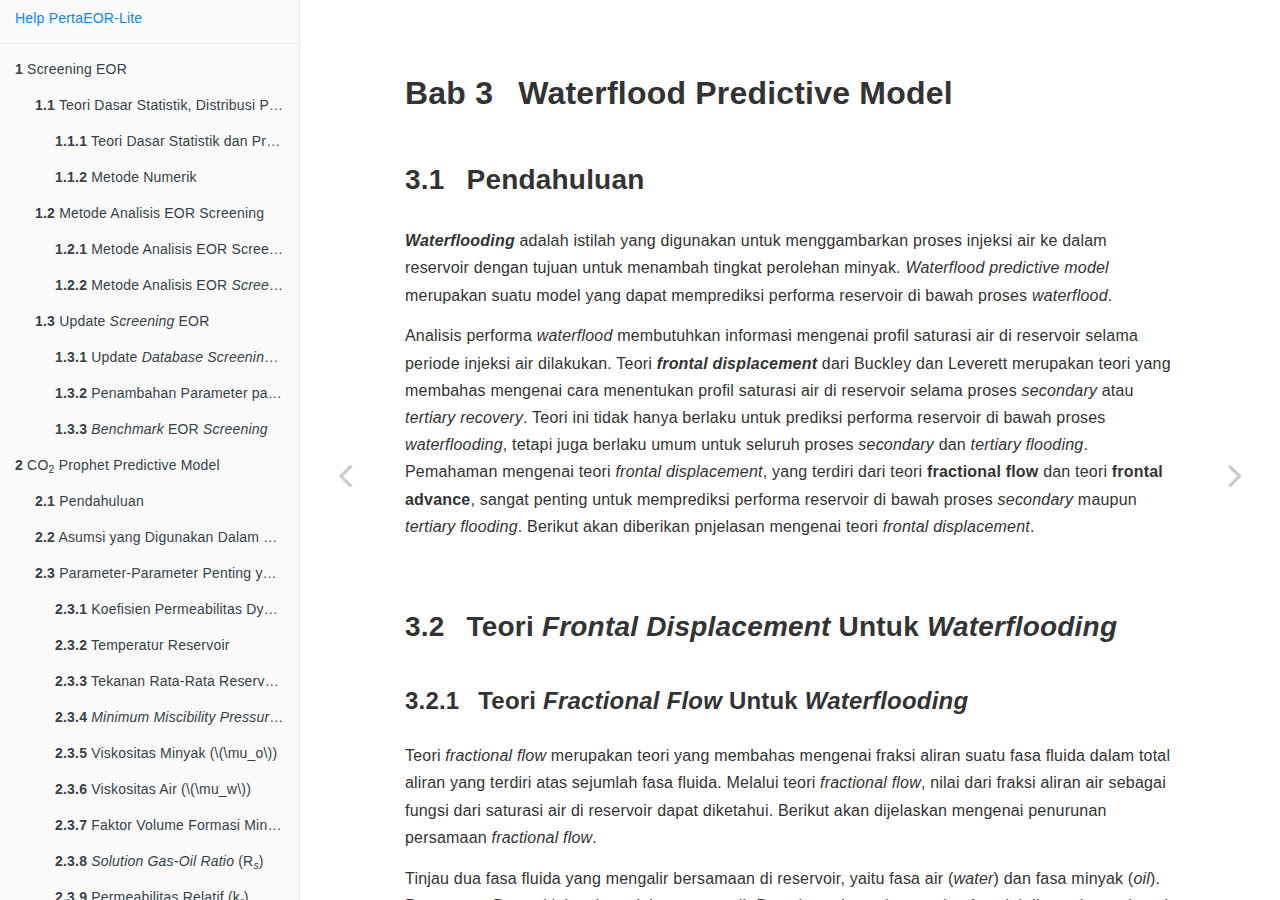
<file: docs/02-waterflood.html>
<!DOCTYPE html>
<html lang="" xml:lang="">
<head>

  <meta charset="utf-8" />
  <meta http-equiv="X-UA-Compatible" content="IE=edge" />
  <title>Bab 3 Waterflood Predictive Model | Technical Guide PertaEOR-Lite</title>
  <meta name="description" content="Bab 3 Waterflood Predictive Model | Technical Guide PertaEOR-Lite" />
  <meta name="generator" content="bookdown 0.21 and GitBook 2.6.7" />

  <meta property="og:title" content="Bab 3 Waterflood Predictive Model | Technical Guide PertaEOR-Lite" />
  <meta property="og:type" content="book" />
  
  <meta property="og:image" content="images/PertaEOR.png" />
  
  

  <meta name="twitter:card" content="summary" />
  <meta name="twitter:title" content="Bab 3 Waterflood Predictive Model | Technical Guide PertaEOR-Lite" />
  
  
  <meta name="twitter:image" content="images/PertaEOR.png" />

<meta name="author" content="PT LAPI ITB &amp; PERTAMINA INV" />


<meta name="date" content="2021-03-14" />

  <meta name="viewport" content="width=device-width, initial-scale=1" />
  <meta name="apple-mobile-web-app-capable" content="yes" />
  <meta name="apple-mobile-web-app-status-bar-style" content="black" />
  
  
<link rel="prev" href="01-prophet.html"/>
<link rel="next" href="03-chemical.html"/>
<script src="libs/jquery-2.2.3/jquery.min.js"></script>
<link href="libs/gitbook-2.6.7/css/style.css" rel="stylesheet" />
<link href="libs/gitbook-2.6.7/css/plugin-table.css" rel="stylesheet" />
<link href="libs/gitbook-2.6.7/css/plugin-bookdown.css" rel="stylesheet" />
<link href="libs/gitbook-2.6.7/css/plugin-highlight.css" rel="stylesheet" />
<link href="libs/gitbook-2.6.7/css/plugin-search.css" rel="stylesheet" />
<link href="libs/gitbook-2.6.7/css/plugin-fontsettings.css" rel="stylesheet" />
<link href="libs/gitbook-2.6.7/css/plugin-clipboard.css" rel="stylesheet" />









<script src="libs/accessible-code-block-0.0.1/empty-anchor.js"></script>



<link rel="stylesheet" href="style.css" type="text/css" />
</head>

<body>



  <div class="book without-animation with-summary font-size-2 font-family-1" data-basepath=".">

    <div class="book-summary">
      <nav role="navigation">

<ul class="summary">
<li><a href="./">Help PertaEOR-Lite</a></li>

<li class="divider"></li>
<li class="chapter" data-level="1" data-path="00-screening.html"><a href="00-screening.html"><i class="fa fa-check"></i><b>1</b> Screening EOR</a><ul>
<li class="chapter" data-level="1.1" data-path="00-screening.html"><a href="00-screening.html#teori-dasar-statistik-distribusi-probabilitas-dan-metode-numerik"><i class="fa fa-check"></i><b>1.1</b> Teori Dasar Statistik, Distribusi Probabilitas, dan Metode Numerik</a><ul>
<li class="chapter" data-level="1.1.1" data-path="00-screening.html"><a href="00-screening.html#teori-dasar-statistik-dan-probabilitas"><i class="fa fa-check"></i><b>1.1.1</b> Teori Dasar Statistik dan Probabilitas</a></li>
<li class="chapter" data-level="1.1.2" data-path="00-screening.html"><a href="00-screening.html#metode-numerik"><i class="fa fa-check"></i><b>1.1.2</b> Metode Numerik</a></li>
</ul></li>
<li class="chapter" data-level="1.2" data-path="00-screening.html"><a href="00-screening.html#metode-analisis-eor-screening"><i class="fa fa-check"></i><b>1.2</b> Metode Analisis EOR Screening</a><ul>
<li class="chapter" data-level="1.2.1" data-path="00-screening.html"><a href="00-screening.html#metode-analisis-eor-screening-untuk-input-data-single-value"><i class="fa fa-check"></i><b>1.2.1</b> Metode Analisis EOR Screening Untuk <em>Input</em> Data <em>Single-Value</em></a></li>
<li class="chapter" data-level="1.2.2" data-path="00-screening.html"><a href="00-screening.html#metode-analisis-eor-screening-untuk-input-data-distribusi"><i class="fa fa-check"></i><b>1.2.2</b> Metode Analisis EOR <em>Screening</em> Untuk <em>Input</em> Data Distribusi</a></li>
</ul></li>
<li class="chapter" data-level="1.3" data-path="00-screening.html"><a href="00-screening.html#update-screening-eor"><i class="fa fa-check"></i><b>1.3</b> Update <em>Screening</em> EOR</a><ul>
<li class="chapter" data-level="1.3.1" data-path="00-screening.html"><a href="00-screening.html#update-database-screening-eor"><i class="fa fa-check"></i><b>1.3.1</b> Update <em>Database</em> <em>Screening</em> EOR</a></li>
<li class="chapter" data-level="1.3.2" data-path="00-screening.html"><a href="00-screening.html#penambahan-parameter-pada-screening-eor"><i class="fa fa-check"></i><b>1.3.2</b> Penambahan Parameter pada <em>Screening</em> EOR</a></li>
<li class="chapter" data-level="1.3.3" data-path="00-screening.html"><a href="00-screening.html#benchmark-eor-screening"><i class="fa fa-check"></i><b>1.3.3</b> <em>Benchmark</em> EOR <em>Screening</em></a></li>
</ul></li>
</ul></li>
<li class="chapter" data-level="2" data-path="01-prophet.html"><a href="01-prophet.html"><i class="fa fa-check"></i><b>2</b> CO<sub>2</sub> Prophet Predictive Model</a><ul>
<li class="chapter" data-level="2.1" data-path="01-prophet.html"><a href="01-prophet.html#pendahuluan"><i class="fa fa-check"></i><b>2.1</b> Pendahuluan</a></li>
<li class="chapter" data-level="2.2" data-path="01-prophet.html"><a href="01-prophet.html#asumsi-yang-digunakan-dalam-model"><i class="fa fa-check"></i><b>2.2</b> Asumsi yang Digunakan Dalam Model</a></li>
<li class="chapter" data-level="2.3" data-path="01-prophet.html"><a href="01-prophet.html#parameter-parameter-penting-yang-digunakan-dalam-model"><i class="fa fa-check"></i><b>2.3</b> Parameter-Parameter Penting yang Digunakan Dalam Model</a><ul>
<li class="chapter" data-level="2.3.1" data-path="01-prophet.html"><a href="01-prophet.html#koefisien-permeabilitas-dykstra-parsons"><i class="fa fa-check"></i><b>2.3.1</b> Koefisien Permeabilitas Dykstra-Parsons</a></li>
<li class="chapter" data-level="2.3.2" data-path="01-prophet.html"><a href="01-prophet.html#temperatur-reservoir"><i class="fa fa-check"></i><b>2.3.2</b> Temperatur Reservoir</a></li>
<li class="chapter" data-level="2.3.3" data-path="01-prophet.html"><a href="01-prophet.html#tekanan-rata-rata-reservoir-average-reservoir-pressure"><i class="fa fa-check"></i><b>2.3.3</b> Tekanan Rata-Rata Reservoir (<em>Average Reservoir Pressure</em>)</a></li>
<li class="chapter" data-level="2.3.4" data-path="01-prophet.html"><a href="01-prophet.html#minimum-miscibility-pressure-mmp"><i class="fa fa-check"></i><b>2.3.4</b> <em>Minimum Miscibility Pressure (MMP)</em></a></li>
<li class="chapter" data-level="2.3.5" data-path="01-prophet.html"><a href="01-prophet.html#viskositas-minyak-mu_o"><i class="fa fa-check"></i><b>2.3.5</b> Viskositas Minyak (<span class="math inline">\(\mu_o\)</span>)</a></li>
<li class="chapter" data-level="2.3.6" data-path="01-prophet.html"><a href="01-prophet.html#viskositas-air-mu_w"><i class="fa fa-check"></i><b>2.3.6</b> Viskositas Air (<span class="math inline">\(\mu_w\)</span>)</a></li>
<li class="chapter" data-level="2.3.7" data-path="01-prophet.html"><a href="01-prophet.html#faktor-volume-formasi-minyak-bo"><i class="fa fa-check"></i><b>2.3.7</b> Faktor Volume Formasi Minyak (B<sub><em>o</em></sub>)</a></li>
<li class="chapter" data-level="2.3.8" data-path="01-prophet.html"><a href="01-prophet.html#solution-gas-oil-ratio-rs"><i class="fa fa-check"></i><b>2.3.8</b> <em>Solution Gas-Oil Ratio</em> (R<sub><em>s</em></sub>)</a></li>
<li class="chapter" data-level="2.3.9" data-path="01-prophet.html"><a href="01-prophet.html#permeabilitas-relatif-kr"><i class="fa fa-check"></i><b>2.3.9</b> Permeabilitas Relatif (k<sub><em>r</em></sub>)</a></li>
<li class="chapter" data-level="2.3.10" data-path="01-prophet.html"><a href="01-prophet.html#waterco2-injection-ratio"><i class="fa fa-check"></i><b>2.3.10</b> <em>Water/CO<sub>2</sub> Injection Ratio</em></a></li>
<li class="chapter" data-level="2.3.11" data-path="01-prophet.html"><a href="01-prophet.html#mixing-parameter-omega"><i class="fa fa-check"></i><b>2.3.11</b> <em>Mixing Parameter (<span class="math inline">\(\omega\)</span>)</em></a></li>
</ul></li>
<li class="chapter" data-level="2.4" data-path="01-prophet.html"><a href="01-prophet.html#tiga-kondisi-aliran-fluida"><i class="fa fa-check"></i><b>2.4</b> Tiga Kondisi Aliran Fluida</a><ul>
<li class="chapter" data-level="2.4.1" data-path="01-prophet.html"><a href="01-prophet.html#immiscible-flow"><i class="fa fa-check"></i><b>2.4.1</b> <em>Immiscible Flow</em></a></li>
<li class="chapter" data-level="2.4.2" data-path="01-prophet.html"><a href="01-prophet.html#miscible-flow"><i class="fa fa-check"></i><b>2.4.2</b> <em>Miscible Flow</em></a></li>
<li class="chapter" data-level="2.4.3" data-path="01-prophet.html"><a href="01-prophet.html#partially-miscible-flow"><i class="fa fa-check"></i><b>2.4.3</b> <em>Partially Miscible Flow</em></a></li>
</ul></li>
<li class="chapter" data-level="2.5" data-path="01-prophet.html"><a href="01-prophet.html#hasil-perhitungan-dan-tampilan-perangkat-lunak"><i class="fa fa-check"></i><b>2.5</b> Hasil Perhitungan dan Tampilan Perangkat Lunak</a></li>
</ul></li>
<li class="chapter" data-level="3" data-path="02-waterflood.html"><a href="02-waterflood.html"><i class="fa fa-check"></i><b>3</b> Waterflood Predictive Model</a><ul>
<li class="chapter" data-level="3.1" data-path="02-waterflood.html"><a href="02-waterflood.html#pendahuluan-1"><i class="fa fa-check"></i><b>3.1</b> Pendahuluan</a></li>
<li class="chapter" data-level="3.2" data-path="02-waterflood.html"><a href="02-waterflood.html#teori-frontal-displacement-untuk-waterflooding"><i class="fa fa-check"></i><b>3.2</b> Teori <em>Frontal Displacement</em> Untuk <em>Waterflooding</em></a><ul>
<li class="chapter" data-level="3.2.1" data-path="02-waterflood.html"><a href="02-waterflood.html#teori-fractional-flow-untuk-waterflooding"><i class="fa fa-check"></i><b>3.2.1</b> Teori <em>Fractional Flow</em> Untuk <em>Waterflooding</em></a></li>
<li class="chapter" data-level="3.2.2" data-path="02-waterflood.html"><a href="02-waterflood.html#teori-frontal-advance-untuk-waterflooding"><i class="fa fa-check"></i><b>3.2.2</b> Teori <em>Frontal Advance</em> Untuk <em>Waterflooding</em></a></li>
<li class="chapter" data-level="3.2.3" data-path="02-waterflood.html"><a href="02-waterflood.html#penentuan-parameter-left-fracpartial-f_wpartial-s_w-right_s_w-dan-saturasi-air-rata-rata-reservoir-bar-s_w"><i class="fa fa-check"></i><b>3.2.3</b> Penentuan parameter <span class="math inline">\(\left( \frac{\partial f_w}{\partial S_w} \right)_{S_w}\)</span> dan Saturasi Air Rata-Rata Reservoir (<span class="math inline">\(\bar S_w\)</span>)</a></li>
</ul></li>
<li class="chapter" data-level="3.3" data-path="02-waterflood.html"><a href="02-waterflood.html#penentuan-parameter-efisiensi-waterflooding"><i class="fa fa-check"></i><b>3.3</b> Penentuan Parameter Efisiensi <em>Waterflooding</em></a><ul>
<li class="chapter" data-level="3.3.1" data-path="02-waterflood.html"><a href="02-waterflood.html#displacement-efficiency-ed"><i class="fa fa-check"></i><b>3.3.1</b> <em>Displacement Efficiency</em> (E<sub>D</sub>)</a></li>
<li class="chapter" data-level="3.3.2" data-path="02-waterflood.html"><a href="02-waterflood.html#areal-sweep-efficiency-ea"><i class="fa fa-check"></i><b>3.3.2</b> <em>Areal Sweep Efficiency</em> (E<sub>A</sub>)</a></li>
<li class="chapter" data-level="3.3.3" data-path="02-waterflood.html"><a href="02-waterflood.html#vertical-sweep-efficiency-ev"><i class="fa fa-check"></i><b>3.3.3</b> <em>Vertical Sweep Efficiency</em> (E<sub>V</sub>)</a></li>
</ul></li>
<li class="chapter" data-level="3.4" data-path="02-waterflood.html"><a href="02-waterflood.html#persamaan-persamaan-yang-digunakan-dalam-prediksi-performa-waterflooding"><i class="fa fa-check"></i><b>3.4</b> Persamaan-Persamaan yang Digunakan Dalam Prediksi Performa <em>Waterflooding</em></a></li>
<li class="chapter" data-level="3.5" data-path="02-waterflood.html"><a href="02-waterflood.html#persamaan-persamaan-dasar-dan-nilai-default-yang-digunakan-dalam-predictive-model"><i class="fa fa-check"></i><b>3.5</b> Persamaan-Persamaan Dasar dan Nilai <em>Default</em> yang Digunakan Dalam <em>Predictive Model</em></a><ul>
<li class="chapter" data-level="3.5.1" data-path="02-waterflood.html"><a href="02-waterflood.html#viskositas-minyak"><i class="fa fa-check"></i><b>3.5.1</b> Viskositas Minyak</a></li>
<li class="chapter" data-level="3.5.2" data-path="02-waterflood.html"><a href="02-waterflood.html#solution-gas-oil-ratio"><i class="fa fa-check"></i><b>3.5.2</b> <em>SolUtion Gas-Oil Ratio</em></a></li>
<li class="chapter" data-level="3.5.3" data-path="02-waterflood.html"><a href="02-waterflood.html#faktor-volume-formasi-minyak"><i class="fa fa-check"></i><b>3.5.3</b> Faktor Volume Formasi Minyak</a></li>
<li class="chapter" data-level="3.5.4" data-path="02-waterflood.html"><a href="02-waterflood.html#permeabilitas-relatif"><i class="fa fa-check"></i><b>3.5.4</b> Permeabilitas Relatif</a></li>
<li class="chapter" data-level="3.5.5" data-path="02-waterflood.html"><a href="02-waterflood.html#nilai-default-parameter-yang-digunakan-dalam-model"><i class="fa fa-check"></i><b>3.5.5</b> Nilai <em>Default</em> Parameter yang Digunakan Dalam Model</a></li>
</ul></li>
</ul></li>
<li class="chapter" data-level="4" data-path="03-chemical.html"><a href="03-chemical.html"><i class="fa fa-check"></i><b>4</b> Chemical Flood Predictive Model</a><ul>
<li class="chapter" data-level="4.1" data-path="03-chemical.html"><a href="03-chemical.html#pendahuluan-2"><i class="fa fa-check"></i><b>4.1</b> Pendahuluan</a></li>
<li class="chapter" data-level="4.2" data-path="03-chemical.html"><a href="03-chemical.html#tinjauan-sifat-fisis-dan-mekanisme-kerja-dari-surfaktan-dan-alkali"><i class="fa fa-check"></i><b>4.2</b> Tinjauan Sifat Fisis dan Mekanisme Kerja Dari Surfaktan dan Alkali</a><ul>
<li class="chapter" data-level="4.2.1" data-path="03-chemical.html"><a href="03-chemical.html#sifat-fisis-dan-mekanisme-kerja-surfaktan"><i class="fa fa-check"></i><b>4.2.1</b> Sifat Fisis dan Mekanisme Kerja Surfaktan</a></li>
<li class="chapter" data-level="4.2.2" data-path="03-chemical.html"><a href="03-chemical.html#sifat-fisis-dan-mekanisme-kerja-alkali"><i class="fa fa-check"></i><b>4.2.2</b> Sifat Fisis dan Mekanisme Kerja Alkali</a></li>
</ul></li>
<li class="chapter" data-level="4.3" data-path="03-chemical.html"><a href="03-chemical.html#mekanisme-proses-injeksi-kimia"><i class="fa fa-check"></i><b>4.3</b> Mekanisme Proses Injeksi Kimia</a></li>
<li class="chapter" data-level="4.4" data-path="03-chemical.html"><a href="03-chemical.html#asumsi-dan-batasan-dalam-predictive-model"><i class="fa fa-check"></i><b>4.4</b> Asumsi dan Batasan Dalam <em>Predictive Model</em></a></li>
<li class="chapter" data-level="4.5" data-path="03-chemical.html"><a href="03-chemical.html#konsep-dan-algoritma-yang-digunakan-dalam-predictive-model"><i class="fa fa-check"></i><b>4.5</b> Konsep dan Algoritma yang Digunakan Dalam <em>Predictive Model</em></a><ul>
<li class="chapter" data-level="4.5.1" data-path="03-chemical.html"><a href="03-chemical.html#perhitungan-target-oil"><i class="fa fa-check"></i><b>4.5.1</b> Perhitungan <em>Target Oil</em></a></li>
</ul></li>
<li class="chapter" data-level="4.6" data-path="03-chemical.html"><a href="03-chemical.html#laju-alir-dan-bilangan-kapiler"><i class="fa fa-check"></i><b>4.6</b> Laju Alir dan Bilangan Kapiler</a><ul>
<li class="chapter" data-level="4.6.1" data-path="03-chemical.html"><a href="03-chemical.html#surfactant-retention-pada-batuan-sandstone"><i class="fa fa-check"></i><b>4.6.1</b> <em>Surfactant Retention</em> Pada Batuan <em>Sandstone</em></a></li>
<li class="chapter" data-level="4.6.2" data-path="03-chemical.html"><a href="03-chemical.html#perhitungan-oil-recovery"><i class="fa fa-check"></i><b>4.6.2</b> Perhitungan <em>Oil Recovery</em></a></li>
<li class="chapter" data-level="4.6.3" data-path="03-chemical.html"><a href="03-chemical.html#karakteristik-produksi-minyak-dan-koreksi-terhadap-crossflow"><i class="fa fa-check"></i><b>4.6.3</b> Karakteristik Produksi Minyak dan Koreksi Terhadap <em>Crossflow</em></a></li>
<li class="chapter" data-level="4.6.4" data-path="03-chemical.html"><a href="03-chemical.html#karakteristik-injeksi-kimia"><i class="fa fa-check"></i><b>4.6.4</b> Karakteristik Injeksi Kimia</a></li>
<li class="chapter" data-level="4.6.5" data-path="03-chemical.html"><a href="03-chemical.html#modifikasi-predictive-model-untuk-caustic-dan-caustic-polymer-flood"><i class="fa fa-check"></i><b>4.6.5</b> Modifikasi <em>Predictive Model</em> Untuk <em>Caustic</em> dan <em>Caustic-Polymer Flood</em></a></li>
</ul></li>
<li class="chapter" data-level="4.7" data-path="03-chemical.html"><a href="03-chemical.html#persamaan-persamaan-dasar-dan-nilai-default-yang-digunakan-dalam-model"><i class="fa fa-check"></i><b>4.7</b> Persamaan-Persamaan Dasar dan Nilai <em>Default</em> yang Digunakan Dalam Model</a><ul>
<li class="chapter" data-level="4.7.1" data-path="03-chemical.html"><a href="03-chemical.html#viskositas-minyak-1"><i class="fa fa-check"></i><b>4.7.1</b> Viskositas Minyak</a></li>
<li class="chapter" data-level="4.7.2" data-path="03-chemical.html"><a href="03-chemical.html#solution-gas-oil-ratio-1"><i class="fa fa-check"></i><b>4.7.2</b> <em>Solution Gas-Oil Ratio</em></a></li>
<li class="chapter" data-level="4.7.3" data-path="03-chemical.html"><a href="03-chemical.html#faktor-volume-formasi-minyak-1"><i class="fa fa-check"></i><b>4.7.3</b> Faktor Volume Formasi Minyak</a></li>
<li class="chapter" data-level="4.7.4" data-path="03-chemical.html"><a href="03-chemical.html#permeabilitas-relatif-dan-fraksi-aliran-air"><i class="fa fa-check"></i><b>4.7.4</b> Permeabilitas Relatif dan Fraksi Aliran Air</a></li>
<li class="chapter" data-level="4.7.5" data-path="03-chemical.html"><a href="03-chemical.html#nilai-default-yang-dignakan-dalam-predictive-model"><i class="fa fa-check"></i><b>4.7.5</b> Nilai <em>Default</em> yang Dignakan Dalam <em>Predictive Model</em></a></li>
</ul></li>
<li class="chapter" data-level="4.8" data-path="03-chemical.html"><a href="03-chemical.html#penambahan-jenis-pattern-pada-injeksi-kimia"><i class="fa fa-check"></i><b>4.8</b> Penambahan Jenis <em>Pattern</em> pada Injeksi Kimia</a><ul>
<li class="chapter" data-level="4.8.1" data-path="03-chemical.html"><a href="03-chemical.html#injeksi-kimia"><i class="fa fa-check"></i><b>4.8.1</b> Injeksi Kimia</a></li>
<li class="chapter" data-level="4.8.2" data-path="03-chemical.html"><a href="03-chemical.html#penentuan-pola-sumur-injeksi"><i class="fa fa-check"></i><b>4.8.2</b> Penentuan Pola Sumur Injeksi</a></li>
<li class="chapter" data-level="4.8.3" data-path="03-chemical.html"><a href="03-chemical.html#sejarah-injeksi-kimia"><i class="fa fa-check"></i><b>4.8.3</b> Sejarah Injeksi Kimia</a></li>
<li class="chapter" data-level="4.8.4" data-path="03-chemical.html"><a href="03-chemical.html#derivasi-persamaan-model-pattern-injeksi-kimia"><i class="fa fa-check"></i><b>4.8.4</b> Derivasi Persamaan Model <em>Pattern</em> Injeksi Kimia</a></li>
<li class="chapter" data-level="4.8.5" data-path="03-chemical.html"><a href="03-chemical.html#simulasi-sintetik-injeksi-kimia"><i class="fa fa-check"></i><b>4.8.5</b> Simulasi Sintetik Injeksi Kimia</a></li>
</ul></li>
</ul></li>
<li class="chapter" data-level="5" data-path="04-polymer.html"><a href="04-polymer.html"><i class="fa fa-check"></i><b>5</b> Polymer Predictive Model</a><ul>
<li class="chapter" data-level="5.1" data-path="04-polymer.html"><a href="04-polymer.html#pendahuluan-3"><i class="fa fa-check"></i><b>5.1</b> Pendahuluan</a></li>
<li class="chapter" data-level="5.2" data-path="04-polymer.html"><a href="04-polymer.html#teori-fractional-flow"><i class="fa fa-check"></i><b>5.2</b> Teori <em>Fractional Flow</em></a><ul>
<li class="chapter" data-level="5.2.1" data-path="04-polymer.html"><a href="04-polymer.html#penentuan-nilai-saturasi-air-rata-rata-di-reservoir-selama-periode-injeksi-polimer"><i class="fa fa-check"></i><b>5.2.1</b> Penentuan Nilai Saturasi Air Rata-Rata di Reservoir Selama Periode Injeksi Polimer</a></li>
<li class="chapter" data-level="5.2.2" data-path="04-polymer.html"><a href="04-polymer.html#rangkuman-persamaan-persamaan-yang-digunakan-dalam-teori-fractional-flow"><i class="fa fa-check"></i><b>5.2.2</b> Rangkuman Persamaan-Persamaan yang Digunakan Dalam Teori <em>Fractional Flow</em></a></li>
</ul></li>
<li class="chapter" data-level="5.3" data-path="04-polymer.html"><a href="04-polymer.html#metode-perhitungan-areal-dan-vertical-sweep-efficiency-menggunakan-pendekatan-streamtube"><i class="fa fa-check"></i><b>5.3</b> Metode Perhitungan <em>Areal</em> dan <em>Vertical Sweep Efficiency</em> Menggunakan Pendekatan <em>Streamtube</em></a></li>
<li class="chapter" data-level="5.4" data-path="04-polymer.html"><a href="04-polymer.html#perhitungan-injectivity"><i class="fa fa-check"></i><b>5.4</b> Perhitungan <em>Injectivity</em></a></li>
<li class="chapter" data-level="5.5" data-path="04-polymer.html"><a href="04-polymer.html#penentuan-nilai-permeabilitas-di-setiap-lapisan-reservoir"><i class="fa fa-check"></i><b>5.5</b> Penentuan Nilai Permeabilitas di Setiap Lapisan Reservoir</a></li>
<li class="chapter" data-level="5.6" data-path="04-polymer.html"><a href="04-polymer.html#koreksi-terhadap-pengaruh-slug-polimer"><i class="fa fa-check"></i><b>5.6</b> Koreksi Terhadap Pengaruh <em>Slug</em> Polimer</a></li>
<li class="chapter" data-level="5.7" data-path="04-polymer.html"><a href="04-polymer.html#pengaruh-sifat-fisis-larutan-polimer-terhadap-performa-injeksi-polimer"><i class="fa fa-check"></i><b>5.7</b> Pengaruh Sifat Fisis Larutan Polimer Terhadap Performa Injeksi Polimer</a><ul>
<li class="chapter" data-level="5.7.1" data-path="04-polymer.html"><a href="04-polymer.html#efek-pengurangan-permeabilitas-untuk-fasa-aqueous"><i class="fa fa-check"></i><b>5.7.1</b> Efek Pengurangan Permeabilitas Untuk Fasa <em>Aqueous</em></a></li>
<li class="chapter" data-level="5.7.2" data-path="04-polymer.html"><a href="04-polymer.html#efek-aliran-non-newtonian-larutan-polimer-di-daerah-sekitar-sumur-injeksi"><i class="fa fa-check"></i><b>5.7.2</b> Efek Aliran <em>Non-Newtonian</em> Larutan Polimer di Daerah Sekitar Sumur Injeksi</a></li>
</ul></li>
<li class="chapter" data-level="5.8" data-path="04-polymer.html"><a href="04-polymer.html#persamaan-persamaan-dasar-yang-digunakan-dalam-predictive-model"><i class="fa fa-check"></i><b>5.8</b> Persamaan-Persamaan Dasar yang Digunakan Dalam <em>Predictive Model</em></a><ul>
<li class="chapter" data-level="5.8.1" data-path="04-polymer.html"><a href="04-polymer.html#viskositas-minyak-2"><i class="fa fa-check"></i><b>5.8.1</b> Viskositas Minyak</a></li>
<li class="chapter" data-level="5.8.2" data-path="04-polymer.html"><a href="04-polymer.html#solution-gas-oil-ratio-2"><i class="fa fa-check"></i><b>5.8.2</b> <em>Solution Gas-Oil Ratio</em></a></li>
<li class="chapter" data-level="5.8.3" data-path="04-polymer.html"><a href="04-polymer.html#faktor-volume-formasi-minyak-2"><i class="fa fa-check"></i><b>5.8.3</b> Faktor Volume Formasi Minyak</a></li>
<li class="chapter" data-level="5.8.4" data-path="04-polymer.html"><a href="04-polymer.html#faktor-volume-formasi-air"><i class="fa fa-check"></i><b>5.8.4</b> Faktor Volume Formasi Air</a></li>
<li class="chapter" data-level="5.8.5" data-path="04-polymer.html"><a href="04-polymer.html#permeabilitas-relatf-dan-fraksi-aliran-air"><i class="fa fa-check"></i><b>5.8.5</b> Permeabilitas Relatf dan Fraksi Aliran Air</a></li>
<li class="chapter" data-level="5.8.6" data-path="04-polymer.html"><a href="04-polymer.html#persamaan-persamaan-dasar-dan-nilai-default-yang-digunakan"><i class="fa fa-check"></i><b>5.8.6</b> Persamaan-Persamaan Dasar dan Nilai <em>Default</em> yang Digunakan</a></li>
</ul></li>
</ul></li>
<li class="chapter" data-level="6" data-path="05-co2miscible.html"><a href="05-co2miscible.html"><i class="fa fa-check"></i><b>6</b> CO<sub>2</sub> Miscible Predictive Model</a><ul>
<li class="chapter" data-level="6.1" data-path="05-co2miscible.html"><a href="05-co2miscible.html#pendahuluan-4"><i class="fa fa-check"></i><b>6.1</b> Pendahuluan</a><ul>
<li class="chapter" data-level="6.1.1" data-path="05-co2miscible.html"><a href="05-co2miscible.html#kondisi-pvt"><i class="fa fa-check"></i><b>6.1.1</b> Kondisi PVT</a></li>
<li class="chapter" data-level="6.1.2" data-path="05-co2miscible.html"><a href="05-co2miscible.html#wettability"><i class="fa fa-check"></i><b>6.1.2</b> Wettability</a></li>
<li class="chapter" data-level="6.1.3" data-path="05-co2miscible.html"><a href="05-co2miscible.html#keuntungan-dan-kerugian-melakukan-injeksi-co2"><i class="fa fa-check"></i><b>6.1.3</b> Keuntungan dan Kerugian Melakukan Injeksi CO<sub>2</sub></a></li>
</ul></li>
<li class="chapter" data-level="6.2" data-path="05-co2miscible.html"><a href="05-co2miscible.html#miscible-co2-predictive-model"><i class="fa fa-check"></i><b>6.2</b> <em>Miscible CO<sub>2</sub> Predictive Model</em></a><ul>
<li class="chapter" data-level="6.2.1" data-path="05-co2miscible.html"><a href="05-co2miscible.html#sifat-sifat-fisik-fluida"><i class="fa fa-check"></i><b>6.2.1</b> Sifat-Sifat Fisik Fluida</a></li>
<li class="chapter" data-level="6.2.2" data-path="05-co2miscible.html"><a href="05-co2miscible.html#fractional-flow-model"><i class="fa fa-check"></i><b>6.2.2</b> <em>Fractional Flow</em> Model</a></li>
<li class="chapter" data-level="6.2.3" data-path="05-co2miscible.html"><a href="05-co2miscible.html#parameter-parameter-performa-miscible-co2"><i class="fa fa-check"></i><b>6.2.3</b> Parameter-Parameter Performa <em>Miscible</em> CO<sub>2</sub></a></li>
</ul></li>
</ul></li>
<li class="chapter" data-level="7" data-path="06-co2immiscible.html"><a href="06-co2immiscible.html"><i class="fa fa-check"></i><b>7</b> CO<sub>2</sub> Immiscible Predictive Model</a><ul>
<li class="chapter" data-level="7.1" data-path="06-co2immiscible.html"><a href="06-co2immiscible.html#pendahuluan-5"><i class="fa fa-check"></i><b>7.1</b> Pendahuluan</a><ul>
<li class="chapter" data-level="7.1.1" data-path="06-co2immiscible.html"><a href="06-co2immiscible.html#mekanisme-pendesakan-secara-immiscible"><i class="fa fa-check"></i><b>7.1.1</b> Mekanisme Pendesakan Secara <em>Immiscible</em></a></li>
</ul></li>
<li class="chapter" data-level="7.2" data-path="06-co2immiscible.html"><a href="06-co2immiscible.html#immiscible-co2-predictive-model"><i class="fa fa-check"></i><b>7.2</b> <em>Immiscible</em> CO<sub>2</sub> <em>Predictive Model</em></a><ul>
<li class="chapter" data-level="7.2.1" data-path="06-co2immiscible.html"><a href="06-co2immiscible.html#sifat-sifat-fisik-fluida-1"><i class="fa fa-check"></i><b>7.2.1</b> Sifat-Sifat Fisik Fluida</a></li>
<li class="chapter" data-level="7.2.2" data-path="06-co2immiscible.html"><a href="06-co2immiscible.html#fractional-flow-model-1"><i class="fa fa-check"></i><b>7.2.2</b> <em>Fractional Flow Model</em></a></li>
<li class="chapter" data-level="7.2.3" data-path="06-co2immiscible.html"><a href="06-co2immiscible.html#material-balance-equation"><i class="fa fa-check"></i><b>7.2.3</b> <em>Material Balance Equation</em></a></li>
<li class="chapter" data-level="7.2.4" data-path="06-co2immiscible.html"><a href="06-co2immiscible.html#parameter-parameter-performa-immiscible-co2"><i class="fa fa-check"></i><b>7.2.4</b> Parameter-Parameter Performa <em>Immiscible</em> CO<sub>2</sub></a></li>
</ul></li>
</ul></li>
<li class="chapter" data-level="8" data-path="07-steam.html"><a href="07-steam.html"><i class="fa fa-check"></i><b>8</b> Steamflood Predictive Model</a><ul>
<li class="chapter" data-level="8.1" data-path="07-steam.html"><a href="07-steam.html#pendahuluan-6"><i class="fa fa-check"></i><b>8.1</b> Pendahuluan</a></li>
<li class="chapter" data-level="8.2" data-path="07-steam.html"><a href="07-steam.html#fenomena-heat-loss"><i class="fa fa-check"></i><b>8.2</b> Fenomena <em>Heat Loss</em></a><ul>
<li class="chapter" data-level="8.2.1" data-path="07-steam.html"><a href="07-steam.html#fenomena-heat-loss-di-pipa-permukaan"><i class="fa fa-check"></i><b>8.2.1</b> Fenomena <em>Heat Loss</em> di Pipa Permukaan</a></li>
<li class="chapter" data-level="8.2.2" data-path="07-steam.html"><a href="07-steam.html#fenomena-heat-loss-di-sumur-injeksi"><i class="fa fa-check"></i><b>8.2.2</b> Fenomena <em>Heat Loss</em> di Sumur Injeksi</a></li>
</ul></li>
<li class="chapter" data-level="8.3" data-path="07-steam.html"><a href="07-steam.html#perhitungan-sejumlah-parameter-penting-yang-digunakan-dalam-predictive-model"><i class="fa fa-check"></i><b>8.3</b> Perhitungan Sejumlah Parameter Penting yang Digunakan Dalam <em>Predictive Model</em></a><ul>
<li class="chapter" data-level="8.3.1" data-path="07-steam.html"><a href="07-steam.html#permeabilitas-relatif-tiga-fasa"><i class="fa fa-check"></i><b>8.3.1</b> Permeabilitas Relatif Tiga Fasa</a></li>
<li class="chapter" data-level="8.3.2" data-path="07-steam.html"><a href="07-steam.html#pembagian-daerah-reservoir"><i class="fa fa-check"></i><b>8.3.2</b> Pembagian Daerah Reservoir</a></li>
<li class="chapter" data-level="8.3.3" data-path="07-steam.html"><a href="07-steam.html#initial-injectivity-index"><i class="fa fa-check"></i><b>8.3.3</b> <em>Initial Injectivity Index</em></a></li>
<li class="chapter" data-level="8.3.4" data-path="07-steam.html"><a href="07-steam.html#viskositas-fluida"><i class="fa fa-check"></i><b>8.3.4</b> Viskositas Fluida</a></li>
<li class="chapter" data-level="8.3.5" data-path="07-steam.html"><a href="07-steam.html#solution-gas-oil-ratio-4"><i class="fa fa-check"></i><b>8.3.5</b> <em>Solution Gas-Oil Ratio</em></a></li>
<li class="chapter" data-level="8.3.6" data-path="07-steam.html"><a href="07-steam.html#faktor-volume-formasi-minyak-4"><i class="fa fa-check"></i><b>8.3.6</b> Faktor Volume Formasi Minyak</a></li>
</ul></li>
<li class="chapter" data-level="8.4" data-path="07-steam.html"><a href="07-steam.html#steamflood-predictive-model-1"><i class="fa fa-check"></i><b>8.4</b> <em>Steamflood Predictive Model</em></a><ul>
<li class="chapter" data-level="8.4.1" data-path="07-steam.html"><a href="07-steam.html#metode-williams-metode-stanford-university"><i class="fa fa-check"></i><b>8.4.1</b> Metode Williams (Metode Stanford University)</a></li>
<li class="chapter" data-level="8.4.2" data-path="07-steam.html"><a href="07-steam.html#metode-jones"><i class="fa fa-check"></i><b>8.4.2</b> Metode Jones</a></li>
<li class="chapter" data-level="8.4.3" data-path="07-steam.html"><a href="07-steam.html#model-gomaa"><i class="fa fa-check"></i><b>8.4.3</b> Model Gomaa</a></li>
<li class="chapter" data-level="8.4.4" data-path="07-steam.html"><a href="07-steam.html#model-aydelotte-pope-model-intercomp"><i class="fa fa-check"></i><b>8.4.4</b> Model Aydelotte-Pope (Model Intercomp)</a></li>
</ul></li>
</ul></li>
<li class="chapter" data-level="9" data-path="08-insitu.html"><a href="08-insitu.html"><i class="fa fa-check"></i><b>9</b> In-Situ Combustion Predictive Model</a><ul>
<li class="chapter" data-level="9.1" data-path="08-insitu.html"><a href="08-insitu.html#pendahuluan-7"><i class="fa fa-check"></i><b>9.1</b> Pendahuluan</a></li>
<li class="chapter" data-level="9.2" data-path="08-insitu.html"><a href="08-insitu.html#in-situ-combustion-predictive-model-1"><i class="fa fa-check"></i><b>9.2</b> <em>In-Situ Combustion Predictive Model</em></a><ul>
<li class="chapter" data-level="9.2.1" data-path="08-insitu.html"><a href="08-insitu.html#model-brigham-et-al-untuk-dry-in-situ-combustion"><i class="fa fa-check"></i><b>9.2.1</b> Model Brigham, et al Untuk <em>Dry In-Situ Combustion</em></a></li>
<li class="chapter" data-level="9.2.2" data-path="08-insitu.html"><a href="08-insitu.html#perhitungan-parameter-parameter-penting-ynag-dgunakan-dalam-model"><i class="fa fa-check"></i><b>9.2.2</b> Perhitungan Parameter-Parameter Penting ynag Dgunakan Dalam Model</a></li>
<li class="chapter" data-level="9.2.3" data-path="08-insitu.html"><a href="08-insitu.html#viskositas-minyak-4"><i class="fa fa-check"></i><b>9.2.3</b> Viskositas Minyak</a></li>
<li class="chapter" data-level="9.2.4" data-path="08-insitu.html"><a href="08-insitu.html#parameter-parameter-performa-in-situ-combustion"><i class="fa fa-check"></i><b>9.2.4</b> Parameter-Parameter Performa <em>In-Situ Combustion</em></a></li>
</ul></li>
</ul></li>
<li class="chapter" data-level="10" data-path="09-infill.html"><a href="09-infill.html"><i class="fa fa-check"></i><b>10</b> Infill Drilling Predictive Model</a><ul>
<li class="chapter" data-level="10.1" data-path="09-infill.html"><a href="09-infill.html#pendahuluan-8"><i class="fa fa-check"></i><b>10.1</b> Pendahuluan</a></li>
<li class="chapter" data-level="10.2" data-path="09-infill.html"><a href="09-infill.html#asumsi-yang-digunakan-dalam-predictive-model"><i class="fa fa-check"></i><b>10.2</b> Asumsi yang Digunakan Dalam <em>Predictive Model</em></a></li>
<li class="chapter" data-level="10.3" data-path="09-infill.html"><a href="09-infill.html#analisis-streamtube"><i class="fa fa-check"></i><b>10.3</b> Analisis <em>Streamtube</em></a></li>
<li class="chapter" data-level="10.4" data-path="09-infill.html"><a href="09-infill.html#pemodelan-continuity-reservoir"><i class="fa fa-check"></i><b>10.4</b> Pemodelan <em>Continuity</em> Reservoir</a></li>
<li class="chapter" data-level="10.5" data-path="09-infill.html"><a href="09-infill.html#persamaan-persamaan-dasar-dan-nilai-default-yang-digunakan-dalam-predcitive-model"><i class="fa fa-check"></i><b>10.5</b> Persamaan-Persamaan Dasar dan Nilai <em>Default</em> yang Digunakan Dalam <em>Predcitive Model</em></a><ul>
<li class="chapter" data-level="10.5.1" data-path="09-infill.html"><a href="09-infill.html#viskositas-minyak-5"><i class="fa fa-check"></i><b>10.5.1</b> Viskositas Minyak</a></li>
<li class="chapter" data-level="10.5.2" data-path="09-infill.html"><a href="09-infill.html#solution-gas-oil-ratio-5"><i class="fa fa-check"></i><b>10.5.2</b> <em>Solution Gas-Oil Ratio</em></a></li>
<li class="chapter" data-level="10.5.3" data-path="09-infill.html"><a href="09-infill.html#faktor-volume-formasi-minyak-6"><i class="fa fa-check"></i><b>10.5.3</b> Faktor Volume Formasi Minyak</a></li>
<li class="chapter" data-level="10.5.4" data-path="09-infill.html"><a href="09-infill.html#permeabilitas-relatif-1"><i class="fa fa-check"></i><b>10.5.4</b> Permeabilitas Relatif</a></li>
<li class="chapter" data-level="10.5.5" data-path="09-infill.html"><a href="09-infill.html#nilai-default-yang-digunakan-dalam-predictive-model"><i class="fa fa-check"></i><b>10.5.5</b> Nilai <em>Default</em> yang Digunakan Dalam <em>Predictive Model</em></a></li>
</ul></li>
</ul></li>
<li class="chapter" data-level="11" data-path="10-hc.html"><a href="10-hc.html"><i class="fa fa-check"></i><b>11</b> Hydrocarbon Gas Injection Predictive Model</a><ul>
<li class="chapter" data-level="11.1" data-path="10-hc.html"><a href="10-hc.html#pendahuluan-9"><i class="fa fa-check"></i><b>11.1</b> Pendahuluan</a></li>
<li class="chapter" data-level="11.2" data-path="10-hc.html"><a href="10-hc.html#mekanisme-injeksi-hidrokarbon"><i class="fa fa-check"></i><b>11.2</b> Mekanisme Injeksi Hidrokarbon</a></li>
<li class="chapter" data-level="11.3" data-path="10-hc.html"><a href="10-hc.html#pembuatan-predictive-model"><i class="fa fa-check"></i><b>11.3</b> Pembuatan <em>Predictive Model</em></a></li>
</ul></li>
<li class="chapter" data-level="12" data-path="11-co2hnp.html"><a href="11-co2hnp.html"><i class="fa fa-check"></i><b>12</b> CO<sub>2</sub> Huff &amp; Puff Predictive Model</a><ul>
<li class="chapter" data-level="12.1" data-path="11-co2hnp.html"><a href="11-co2hnp.html#pendahuluan-10"><i class="fa fa-check"></i><b>12.1</b> Pendahuluan</a></li>
<li class="chapter" data-level="12.2" data-path="11-co2hnp.html"><a href="11-co2hnp.html#pembutan-predictive-model"><i class="fa fa-check"></i><b>12.2</b> Pembutan <em>Predictive Model</em></a></li>
</ul></li>
<li class="chapter" data-level="13" data-path="12-chemicalhnp.html"><a href="12-chemicalhnp.html"><i class="fa fa-check"></i><b>13</b> Chemical Injection Huff &amp; Puff Predictive Model</a><ul>
<li class="chapter" data-level="13.1" data-path="12-chemicalhnp.html"><a href="12-chemicalhnp.html#pendahuluan-11"><i class="fa fa-check"></i><b>13.1</b> Pendahuluan</a></li>
<li class="chapter" data-level="13.2" data-path="12-chemicalhnp.html"><a href="12-chemicalhnp.html#mekanisme-injeksi-chemical-huff-and-puff"><i class="fa fa-check"></i><b>13.2</b> Mekanisme Injeksi <em>Chemical Huff and Puff</em></a></li>
<li class="chapter" data-level="13.3" data-path="12-chemicalhnp.html"><a href="12-chemicalhnp.html#pembuatan-model-prediktif"><i class="fa fa-check"></i><b>13.3</b> Pembuatan Model Prediktif</a></li>
</ul></li>
</ul>

      </nav>
    </div>

    <div class="book-body">
      <div class="body-inner">
        <div class="book-header" role="navigation">
          <h1>
            <i class="fa fa-circle-o-notch fa-spin"></i><a href="./">Technical Guide PertaEOR-Lite</a>
          </h1>
        </div>

        <div class="page-wrapper" tabindex="-1" role="main">
          <div class="page-inner">

            <section class="normal" id="section-">
<div id="waterflood-predictive-model" class="section level1">
<h1><span class="header-section-number">Bab 3</span> Waterflood Predictive Model</h1>
<div id="pendahuluan-1" class="section level2">
<h2><span class="header-section-number">3.1</span> Pendahuluan</h2>
<p><strong><em>Waterflooding</em></strong> adalah istilah yang digunakan untuk menggambarkan proses injeksi air ke dalam reservoir dengan tujuan untuk menambah tingkat perolehan minyak. <em>Waterflood predictive model</em> merupakan suatu model yang dapat memprediksi performa reservoir di bawah proses <em>waterflood</em>.</p>
Analisis performa <em>waterflood</em> membutuhkan informasi mengenai profil saturasi air di reservoir selama periode injeksi air dilakukan. Teori <strong><em>frontal displacement</em></strong> dari Buckley dan Leverett merupakan teori yang membahas mengenai cara menentukan profil saturasi air di reservoir selama proses <em>secondary</em> atau <em>tertiary recovery</em>. Teori ini tidak hanya berlaku untuk prediksi performa reservoir di bawah proses <em>waterflooding</em>, tetapi juga berlaku umum untuk seluruh proses <em>secondary</em> dan <em>tertiary flooding</em>. Pemahaman mengenai teori <em>frontal displacement</em>, yang terdiri dari teori <strong>fractional flow</strong> dan teori <strong>frontal advance</strong>, sangat penting untuk memprediksi performa reservoir di bawah proses <em>secondary</em> maupun <em>tertiary flooding</em>. Berikut akan diberikan pnjelasan mengenai teori <em>frontal displacement</em>.
<p>
 
</p>
</div>
<div id="teori-frontal-displacement-untuk-waterflooding" class="section level2">
<h2><span class="header-section-number">3.2</span> Teori <em>Frontal Displacement</em> Untuk <em>Waterflooding</em></h2>
<div id="teori-fractional-flow-untuk-waterflooding" class="section level3">
<h3><span class="header-section-number">3.2.1</span> Teori <em>Fractional Flow</em> Untuk <em>Waterflooding</em></h3>
<p>Teori <em>fractional flow</em> merupakan teori yang membahas mengenai fraksi aliran suatu fasa fluida dalam total aliran yang terdiri atas sejumlah fasa fluida. Melalui teori <em>fractional flow</em>, nilai dari fraksi aliran air sebagai fungsi dari saturasi air di reservoir dapat diketahui. Berikut akan dijelaskan mengenai penurunan persamaan <em>fractional flow</em>.</p>
<p>Tinjau dua fasa fluida yang mengalir bersamaan di reservoir, yaitu fasa air (<em>water</em>) dan fasa minyak (<em>oil</em>). Persamaan Darcy (dalam bentuk kecepatan alir Darcy) untuk masing-masing fasa ini dinyatakan sebagai berikut.
<span class="math display">\[u_o = -\frac{k_o}{\mu_o} \left[ \frac{\partial P_o}{\partial x}+ \rho_o\ g\ \sin \alpha \right]\]</span>
<span class="math display">\[u_w = -\frac{k_w}{\mu_w} \left[ \frac{\partial P_w}{\partial x}+\rho_w\ g\ \sin \alpha \right] ... (1)\]</span>Pada persamaan (1) di atas, <em>k<sub>i</sub></em> menyatakan permeabilitas efektif dari masing-masing fasa. Selanjutnya, dari definisi kecepatan Darcy,
<span class="math display">\[u = \frac{q}{A}...(2)\]</span>
Maka substitusi persamaan (2) ke persamaan (1) akan memberikan persamaan berikut.
<span class="math display">\[q_o = \frac{-k_o A}{\mu_o} \left[ \frac{\partial P_o}{\partial x}+ \rho_o\ g\ \sin \alpha \right] \]</span>
<span class="math display">\[q_w = \frac{-k_w A}{\mu_w} \left[ \frac{\partial P_w}{\partial x}+ \rho_w\ g\ \sin \alpha \right]...(3) \]</span>
Fraksi aliran air (<em>fractional flow of water - f<sub>w</sub></em>) dari total aliran didefinisikan sebagai laju alir fasa air dibagi dengan laju alir total,
<span class="math display">\[f_w = \frac{q_w}{q_t} = \frac{q_w}{q_w+q_o}...(4)\]</span>
Dari persamaan (4), diperoleh dua persamaan berikut:
<span class="math display">\[q_w = f_w\ q_t\]</span>
<span class="math display">\[q_o = (1-f_w)\ q_t\]</span>
Substitusi persamaan (5) ke persamaan (3), maka persamaan aliran untuk fasa minyak dan fasa air menjadi:
<span class="math display">\[(1-f_w)\ q_t = -\frac{k_o A}{\mu_o} \left[ \frac{\partial P_o}{\partial x}+ \rho_o\ g\ \sin \alpha \right]\]</span>
<span class="math display">\[f_w\ q_t = -\frac{k_w A}{\mu_w} \left[ \frac{\partial P_w}{\partial x}+ \rho_w\ g\ \sin \alpha \right]\]</span>
Persamaan di atas dapat pula dituliskan sebagai:
<span class="math display">\[-(1-f_w) \frac{q_t}{A} \frac{\mu_o}{k_o} = \frac{\partial P_o}{\partial x}+ \rho_o\ g\ \sin \alpha \]</span>
<span class="math display">\[-f_w \frac{q_t}{A} \frac{\mu_w}{k_w} = \frac{\partial P_w}{\partial x}+ \rho_o\ g\ \sin \alpha...(6) \]</span>
Selanjutnya, dari definisi tekanan kapiler, <em>P<sub>c</sub> = P<sub>o</sub> - P<sub>w</sub></em>, diperoleh
<span class="math display">\[\frac{\partial P_c}{\partial x} = \frac{\partial P_o}{\partial x} - \frac{\partial P_w}{\partial x}...(7)\]</span>
Selisihkan persamaan aliran fasa minyak dan fasa air dari persamaan (6), kemudian lakukan substitusi persamaan (7) ke persamaan (6), diperoleh:
<span class="math display">\[\frac{q_t f_w}{A} \left( \frac{\mu_o}{k_o} +\frac{\mu_w}{k_w} \right) = \frac{\partial P_c}{\partial x} + (\rho_o - \rho_g)\ g\ sin\ \alpha\ + \frac{q_t}{A} \frac{\mu_o}{k_o} \]</span>
<span class="math display">\[\frac{q_t f_w}{A} = \frac{\frac{\partial P_c}{\partial x} + (\rho_o - \rho_g)\ g\ sin\ \alpha\ + \frac{q_t}{A} \frac{\mu_o}{k_o}}{\left( \frac{\mu_o}{k_o} +\frac{\mu_w}{k_w} \right)}\]</span>
<span class="math display">\[f_w = \frac{1+\frac{k_o}{\mu_o}\frac{A}{q_t} \left( \frac{\partial P_c}{\partial x} + (\rho_o - \rho_g)\ g\ sin\ \alpha\ \right)}{1+\frac{k_o}{k_w}\frac{\mu_w}{\mu_o}}...(8)\]</span>
Persamaan (8) merupakan persamaan <em>fractional flow</em> untuk fasa air. Jika faktor tekanan kapiler dapat diabaikan, dan reservoir berada pada bidang horizontal ( = 0), maka bentuk persamaan <em>fractional flow of water</em> dapat menjadi lebih sederhana, yaitu:
<span class="math display">\[f_w = \frac{1}{1+\frac{k_o}{k_w}\frac{\mu_w}{\mu_o}}...(9)\]</span>
Persamaan (9) dapat pula dinyatakan dalam bentuk permeabilitas relatif, yaitu:
<span class="math display">\[f_w = \frac{1}{1+\frac{k_{ro}}{k_{rw}}\frac{\mu_w}{\mu_o}}...(10)\]</span>
Analisis lebih lanjut perlu dilakukan terhadap persamaan fraksi aliran air sehingga informasi mengenai nilai fraksi aliran air (<em>f<sub>w</sub></em>) sebagai fungsi dari saturasi air (<em>S<sub>w</sub></em>) di reservoir dapat diperoleh. Plot fraksi aliran air (<em>f<sub>w</sub></em>) terhadap saturasi air (<em>S<sub>w</sub></em>) memiliki bentuk kurva seperti pada gambar berikut.</p>
<div class="figure" style="text-align: center"><span id="fig:unnamed-chunk-2"></span>
<img src="images/waterflood/fraksiair.png" alt="Kurva fraksi aliran air sebagai fungsi dari saturasi air" width="50%" />
<p class="caption">
Gambar 1.1: Kurva fraksi aliran air sebagai fungsi dari saturasi air
</p>
</div>
<p>
 
</p>
<p>Untuk menyusun kurva <em>f<sub>w</sub></em> versus <em>S<sub>w</sub></em> seperti di atas, perlu diketahui pernyataan <em>f<sub>w</sub></em> sebagai fungsi dari <em>S<sub>w</sub></em>, <span class="math inline">\({f_w = f_w(S_w)}\)</span>. Approksimasi pernyataan <span class="math inline">\({f_w = f_w(S_w)}\)</span> dapat diperoleh melalui analisis kurva rasio permeabilitas relatif terhadap <em>S<sub>w</sub></em>. Beberapa persamaan berikut memberikan approksimasi nilai fraksi aliran air sebagai fungsi dari saturasi air.
<span class="math display">\[\frac{k_{ro}}{k_{rw}} = ae^{bS_w} ...(11)\]</span>
<span class="math display">\[f_w = \frac{1}{1+ \left( \frac{\mu_w}{\mu_o} \right)ae^{bS_w}}...(12)\]</span>
<span class="math display">\[\left( \frac{\partial f_w}{\partial S_w} \right)_{S_w} = \frac{- \left( \frac{\mu_w}{\mu_o} \right)abe^{bS_w}}{\left[ 1+ \left( \frac{\mu_w}{\mu_o} \right)ae^{bS_w} \right]^2}...(13)\]</span>
Dari kurva rasio permeabilitas relatif (k<sub>ro</sub>/k<sub>rw</sub>) terhadap saturasi air (<em>S<sub>w</sub></em>), nilai koefisien <em>a</em> dan <em>b</em> pada persamaan (11) dapat diketahui. Setelah koefisien <em>a</em> dan <em>b</em> diketahui, maka persamaan (12) dapat digunakan sebagai approksimasi untuk mengetahui nilai <em>f<sub>w</sub></em> sebagai fungsi <em>S<sub>w</sub></em>. Turunan dari <em>f<sub>w</sub></em> terhadap <em>S<sub>w</sub></em>, yaitu (<span class="math inline">\(\frac{\partial f_w}{\partial S_w}\)</span>), merupakan parameter yang sangat penting dalam penentuan profil saturasi air. Penjelasan mengenai parameter (<span class="math inline">\(\frac{\partial f_w}{\partial S_w}\)</span>) akan diberikan kemudian pada subbab tentang teori <em>frontal advance</em>.</p>
<p>Kembali ke pembahasan mengenai persamaan <em>fractional flow</em>, seperti dijelaskan di awal subbab, persamaan <em>fractional flow</em> adalah persamaan yang memberikan nilai fraksi aliran air sebagai fungsi dari saturasi air. Kurva <em>f<sub>w</sub></em> versus <em>S<sub>w</sub></em>. seperti yang diperlihatkan pada gambar (1) merupakan kurva yang sangat penting. Sejumlah analisis grafik dapat dilakukan terhadap kurva ini untuk memperoleh sejumlah informasi mengenai parameter-parameter yang akan digunakan dalam analisis performa <em>waterflooding.</em> Selain itu, analisis kurva <em>fractional flow</em> terkait erat dengan solusi dari persamaan <em>frontal</em> <em>advance</em> untuk memprediksi profil saturasi air di reservoir selama periode <em>flooding.</em> Penjelasan lebih lanjut mengenai hal ini akan diberikan di subbab teori <em>frontal advance</em>.</p>
</div>
<div id="teori-frontal-advance-untuk-waterflooding" class="section level3">
<h3><span class="header-section-number">3.2.2</span> Teori <em>Frontal Advance</em> Untuk <em>Waterflooding</em></h3>
<p>Seperti yang telah disebutkan sebelumnya bahwa teori <em>frontal advance</em> adalah teori yang membahas mengenai cara menentukan profil saturasi air di reservoir selama periode injeksi. Persamaan <em>frontal advance</em> (atau dikenal juga dengan <strong>persamaan Buckley-Leverett</strong>) adalah persamaan dasar yang memberikan kecepatan gerak saturasi air di reservoir sebagai fungsi dari fraksi aliran air. Penurunan persamaan <em>frontal advance</em> adalah sebagai berikut.</p>
Tinjau aliran air melalui suatu elemen volume di dalam pori-pori batuan reservoir. Dengan asumsi: (1) tidak ada transfer massa antara fasa air dan fasa minyak, (2) aliran bersifat <em>incompressible</em>, dan (3) fraksi aliran air hanya merupakan fungsi dari saturasi air, maka laju akumulasi massa air di dalam elemen volume tersebut dinyatakan oleh persamaan berikut.
<span class="math display">\[A\phi\Delta L \frac{\partial}{\partial t} = (q_w\rho_w)_x - (q_w\rho_w)_{x+\Delta x}...(14)\]</span>
Dengan menggunakan teorema dalam kalukulus, maka persamaan (14) dapat dinyatakan dalam bentuk persamaan diferensioal orde satu sebagai berikut.
<span class="math display">\[ \frac{\partial}{\partial x}(q_w\rho_w) + A\phi \frac{\partial}{\partial t}(q_w\rho_w) = 0 \]</span>
<span class="math display">\[ -\frac{\partial}{\partial x}(q_w\rho_w) = A\phi \frac{\partial}{\partial t}(q_w\rho_w)...(15) \]</span>
Dengan asumsi aliran bersifat <em>incompressible</em>, maka densitas bernilai konstan sehingga persamaan (15) menjadi:
<span class="math display">\[ -\frac{\partial q_w}{\partial x} = A\phi \frac{\partial S_w}{\partial t}...(16) \]</span>
Substitusi persamaan (5) ke dalam persamaan (16), diperoleh:
<span class="math display">\[ -\frac{\partial (f_wq_t)}{\partial x} = A\phi \frac{\partial S_w}{\partial t} \]</span>
<span class="math display">\[ -q_t\frac{\partial f_w}{\partial x} = A\phi \frac{\partial S_w}{\partial t} \]</span>
<span class="math display">\[ -\frac{\partial f_w}{\partial x} = \frac{A\phi}{q_t} \frac{\partial S_w}{\partial t} ...(17)\]</span>
Saturasi air (<em>S<sub>w</sub></em>) merupakan fungsi dari posisi (<em>x</em>) dan waktu (<em>t</em>) sehingga:
<span class="math display">\[S_w = S_w(x,t) \]</span>
<span class="math display">\[dS_w = \left( \frac{\partial S_w}{\partial x} \right)dx\ + \left( \frac{\partial S_w}{\partial t} \right)dt ... (18)\]</span>
Selanjutnya, tinjau suatu nilai saturasi air konstan pada elemen volume tersebut sehingga d<em>S<sub>w</sub></em> = 0. Maka persamaan (18) menjadi:
<span class="math display">\[\left( \frac{\partial S_w}{\partial x} \right)_tdx\ + \left( \frac{\partial S_w}{\partial t} \right)_xdt = 0\]</span>
<span class="math display">\[\left( \frac{\partial S_w}{\partial x} \right)_t \frac{dx}{dt}\ + \left( \frac{\partial S_w}{\partial t} \right)_x = 0\]</span>
<span class="math display">\[\frac{dx}{dt} = - \frac{\left( \frac{\partial S_w}{\partial t} \right)_x}{\left( \frac{\partial S_w}{\partial x} \right)_t}\]</span>
<span class="math display">\[ \left( \frac{\partial S_w}{\partial t} \right)_x = -\frac{dx}{dt} \left( \frac{\partial S_w}{\partial x} \right)_t \]</span>
<center>
atau
</center>
<p><span class="math display">\[ \left( \frac{\partial S_w}{\partial t} \right)_x = -\left( \frac{dx}{dt} \right)_{S_w} \left( \frac{\partial S_w}{\partial x} \right)_t ...(19)\]</span>
Karena fraksi aliran air (<em>fractional flow of water, f<sub>w</sub></em>) hanya merupakan fungsi dari saturasi air (<em>S<sub>w</sub></em>), maka:
<span class="math display">\[f_w = f_w (S_w)\]</span>
<span class="math display">\[ \frac{\partial f_w}{\partial x} = \left( \frac{\partial f_w}{\partial S_w} \right) \left( \frac{\partial S_w}{\partial x} \right)...(20) \]</span>
Selanjutnya, lakukan substitusi persamaan (19) dan (20) ke dalam persamaan (17), akan diperoleh:
<span class="math display">\[ -\left( \frac{\partial f_w}{\partial S_w} \right) \left( \frac{\partial S_w}{\partial x} \right) = -\frac{A\phi}{q_t} \left( \frac{\partial S_w}{\partial x} \right) \left( \frac{\partial x}{\partial t} \right)_{S_w} \]</span>
<span class="math display">\[ \left( \frac{dx}{dt} \right)_{S_w} = \frac{q_t}{A\phi} \left( \frac{\partial f_w}{\partial S_w} \right)_{S_w}...(21)\]</span>
Persamaan (21) merupakan persamaan <em>frontal advance</em> yang menyatakan bahwa kecepatan gerak suatu nilai saturasi air di reservoir berbanding lurus dengan parameter turunan <em>fractional flow</em> terhadap saturasi air, <span class="math inline">\(\left( \frac{\partial f_w}{\partial S_w} \right)\)</span>. Dengan melakukan integral terhadap persamaan (21), maka profil saturasi air di reservoir dapat diperoleh, yaitu:
<span class="math display">\[(x)_{S_w} = \frac{q_t}{A\phi} \left( \frac{\partial f_w}{\partial S_w} \right)_{S_w} = \frac{q_tt}{A\phi} \left( \frac{f_w - f_{wi}}{S_w - S_{wi}} \right)...(22)\]</span>
Sebelum <em>waterflooding</em> dilakukan, saturasi air di reservoir berada pada keadaan <em>irreducible</em> (<em>S<sub>wc</sub></em>). Saat <em>waterflooding</em> dimulai, air injeksi akan bergerak sepanjang pori-pori batuan reservoir. Pergerakan air injeksi ini memiliki sisi depan yang disebut sebagai <em>flood front</em> (atau disebut juga <em>shock front</em>) dengan nilai saturasi <em>S<sub>wf</sub></em> (disebut <em>front water saturation</em>). Bentuk profil saturasi air di reservoir berdasarkan prediksi dari persamaan (22) adalah seperti pada gambar berikut.</p>
<div class="figure" style="text-align: center"><span id="fig:unnamed-chunk-3"></span>
<img src="images/waterflood/saturasiair.png" alt="Profil saturasi air di reservoir selama periode _waterflooding_" width="50%" />
<p class="caption">
Gambar 1.2: Profil saturasi air di reservoir selama periode <em>waterflooding</em>
</p>
</div>
<p>
 
</p>
<p>Dari gambar (2) di atas, terlihat bahwa interval nilai saturasi air diantara <em>S<sub>wc</sub></em> dan <em>S<sub>wf</sub></em> memiliki profil yang sama, yaitu garis lurus vertikal. Hal ini berarti semua nilai saturasi yang berada di antara <em>S<sub>wc</sub></em> dan <em>S<sub>wf</sub></em> (<em>S<sub>wc</sub></em> &lt; <em>S<sub>w</sub></em> &lt; <em>S<sub>wf</sub></em>) bergerak dengan kecepatan yang sama, yaitu kecepatan <em>flood</em> <em>front</em> (atau kecepatan <em>shock</em>) yang dinyatakan oleh:
<span class="math display">\[(v)_{S_{wc} &lt; S_w &lt; S_{wf}} = \frac{q_t}{A\phi} \left( \frac{\partial f_w}{\partial S_w} \right)_{S_{wf}}\]</span>
Sehingga jarak tempuh dari setiap nilai saturasi dalam interval ini adalah sama, yaitu
<span class="math display">\[(x)_{S_{wc} &lt; S_w &lt; S_{wf}} = \frac{q_tt}{A\phi} \left( \frac{\partial f_w}{\partial S_w} \right)_{S_{wf}} = \frac{q_tt}{A\phi} \left( \frac{f_{wf} - f_{wi}}{S_{wf} - S_{wi}} \right)...(23)\]</span>
Zona dimana semua nilai saturasi air dalam interval tersebut bergerak dengan kecepatan yang sama di dalam pori-pori batuan reservoir disebut sebagai zona stabil (<strong><em>stabilized zone</em></strong>). Garis biru vertikal pada gambar (2) merupakan <em>stabilized zone</em>. Interval nilai saturasi air yang berada di luar interval <em>stabilized zone</em> disebut sebagai <em>non-stabilized zone</em>, yaitu interval nilai saturasi di atas <em>S<sub>wf</sub></em> (<em>S<sub>wf</sub></em> &lt; <em>S<sub>w</sub></em> &lt; 1 − <em>S<sub>or</sub></em>) dimana setiap nilai saturasi air bergerak dengan kecepatan yang berbeda sehingga membentuk profil saturasi air yang tidak konstan. Profil saturasi air untuk interval <em>non-stabilized zone</em> dinyatakan oleh modifikasi dari persamaan (22) untuk interval saturasi air <em>non-stabilized zone</em>. Bentuk profil saturasi selama periode injeksi air terdiri atas tiga zona, yaitu <em>unswept zone</em> yang memiliki saturasi air <em>S<sub>wc</sub></em>, <em>stabilized</em> <em>zone</em> dengan nilai saturasi air <em>S<sub>wf</sub></em>, dan <em>non-stabilized zone</em> dengan nilai saturasi air yang berubah-ubah antara <em>S<sub>wf</sub></em> dan (1 – <em>S<sub>or</sub></em>).</p>
<div class="figure" style="text-align: center"><span id="fig:unnamed-chunk-4"></span>
<img src="images/waterflood/saturasiair2.png" alt="Profil saturasi air di reservoir seiring dengan berjalannya waktu" width="50%" />
<p class="caption">
Gambar 1.3: Profil saturasi air di reservoir seiring dengan berjalannya waktu
</p>
</div>
<p>
 
</p>
<p>Profil saturasi air di reservoir selama periode <em>flooding</em> dapat diketahui dengan menggunakan persamaan (22) dan (23). Penggunaan kedua persamaan ini membutuhkan informasi mengenai nilai turunan <em>fractional</em> <em>flow</em> terhadap saturasi air, yaitu <span class="math inline">\(\left( \frac{\partial f_w}{\partial S_w} \right)_{S_w}\)</span> dan <span class="math inline">\(\left( \frac{\partial f_w}{\partial S_w} \right)_{S_{wf}}\)</span>. Nilai kedua parameter ini dapat diperoleh dengan melakukan analisis grafik terhadap kurva <em>fractional</em> <em>flow</em> <em>of</em> <em>water</em>, yaitu kurva <em>f<sub>w</sub></em> versus <em>S<sub>w</sub></em>. Berikut akan diberikan penjelasan mengenai hal ini.</p>
<p>Tinjau interval nilai saturasi air antara <em>S<sub>wc</sub></em> dan <em>S<sub>wf</sub></em>. Pada interval ini, semua nilai saturasi air bergerak dengan kecepatan yang sama, yaitu kecepatan <em>flood front</em>. Garis lurus yang ditarik dari Swc dan menyinggung kurva <em>fractional flow water</em> menyatakan parameter <span class="math inline">\(\left( \frac{\partial f_w}{\partial S_w} \right)_{S_{wf}}\)</span>, sehingga koordinat titik singgung garis ini terhadap kurva <em>f<sub>w</sub></em> merupakan koordinat dari <em>front water</em>, yaitu (<em>S<sub>wf</sub></em>, <em>f<sub>wf</sub></em>). Dari analisis grafik ini, nilai <em>S<sub>wf</sub></em> dan <em>f<sub>wf</sub></em> dapat diketahui sehingga persamaan (23) dapat digunakan untuk mendapatkan profil saturasi air untuk interval <em>S<sub>wc</sub></em> &lt; <em>S<sub>w</sub></em> &lt; <em>S<sub>wf</sub></em>.</p>
<p>Analisis grafik yang serupa juga berlaku untuk interval <em>non-stabilized zone</em>, yaitu interval saturasi air <em>S<sub>wf</sub></em> &lt; <em>S<sub>w</sub></em> &lt; <em>S<sub>or</sub></em>. Titik singgung terhadap kurva <em>f<sub>w</sub></em> dari setiap nilai saturasi air yang dipilih pada interval ini (dilambangkan <em>S<sub>w2</sub></em>) akan memberikan nilai fraksi aliran air yang bersesuaian, yaitu <em>f<sub>w2</sub></em>. Dengan diketahuinya nilai (<em>f<sub>w2</sub></em>,<em>S<sub>w2</sub></em>), maka modifikasi dari persamaan (22) dapat digunakan untuk mendapatkan profil saturasi air pada interval ini, yaitu:
<span class="math display">\[(x)_{S_{w2}} = \frac{q_tt}{A\phi} \left( \frac{\partial f_w}{\partial S_w} \right)_{S_{w2}} = \frac{q_tt}{A\phi} \left( \frac{f_{w2} - f_{wi}}{S_{w2} - S_{wi}} \right)...(24)\]</span>
Konsep analisis grafik untuk menentukan nilai <span class="math inline">\(\left( \frac{\partial f_w}{\partial S_w} \right)_{S_{wf}}\)</span> dan <span class="math inline">\(\left( \frac{\partial f_w}{\partial S_w} \right)_{S_{w2}}\)</span> diperlihatkan pada kedua gambar berikut.</p>
<div class="figure" style="text-align: center"><span id="fig:unnamed-chunk-5"></span>
<img src="images/waterflood/perbandingan.png" alt="Analisis grafik pada kurva _f~w~_ untuk menentukan nilai $\left( \frac{\partial f_w}{\partial S_w} \right)_{S_{wf}}$ dan $\left( \frac{\partial f_w}{\partial S_w} \right)_{S_{w2}}$" width="75%" />
<p class="caption">
Gambar 1.4: Analisis grafik pada kurva <em>f<sub>w</sub></em> untuk menentukan nilai <span class="math inline">\(\left( \frac{\partial f_w}{\partial S_w} \right)_{S_{wf}}\)</span> dan <span class="math inline">\(\left( \frac{\partial f_w}{\partial S_w} \right)_{S_{w2}}\)</span>
</p>
</div>
<p>
 
</p>
<p>Analisis grafik untuk menentukan <span class="math inline">\(\left( \frac{\partial f_w}{\partial S_w} \right)_{S_w}\)</span> merupakan metode dasar dari teori <em>frontal advance</em> dan diberikan penjelasannya sebagai dasar teori. Pada penelitian ini, metode grafik tidak digunakan. Approksimasi dari nilai <span class="math inline">\(\left( \frac{\partial f_w}{\partial S_w} \right)_{S_w}\)</span> ditentukan dengan menggunakan metode numerik. Subbab selanjutnya akan membahas mengenai hal ini.</p>
</div>
<div id="penentuan-parameter-left-fracpartial-f_wpartial-s_w-right_s_w-dan-saturasi-air-rata-rata-reservoir-bar-s_w" class="section level3">
<h3><span class="header-section-number">3.2.3</span> Penentuan parameter <span class="math inline">\(\left( \frac{\partial f_w}{\partial S_w} \right)_{S_w}\)</span> dan Saturasi Air Rata-Rata Reservoir (<span class="math inline">\(\bar S_w\)</span>)</h3>
<p>Untuk melakukan analisis prediksi performa <em>waterflooding</em>, informasi penting yang perlu diketahui selain parameter <span class="math inline">\(\left( \frac{\partial f_w}{\partial S_w} \right)_{S_w}\)</span> adalah nilai saturasi air rata-rata di reservoir selama periode flooding <span class="math inline">\(\bar S_w\)</span>. Nilai dari <span class="math inline">\(\bar S_w\)</span> di setiap periode injeksi akan digunakan dalam perhitungan parameter-parameter performa <em>flooding</em>.</p>
<div id="metode-numerik-untuk-menentukan-nilai-left-fracpartial-f_wpartial-s_w-right_s_w" class="section level4">
<h4><span class="header-section-number">3.2.3.1</span> Metode Numerik Untuk Menentukan Nilai <span class="math inline">\(\left( \frac{\partial f_w}{\partial S_w} \right)_{S_w}\)</span></h4>
<p>Seperti yang telah diutarakan pada subbab sebelumnya, nilai dari parameter <span class="math inline">\(\left( \frac{\partial f_w}{\partial S_w} \right)_{S_w}\)</span> penting untuk diketahui karena akan digunakan dalam persamaan (22), (23), dan (24) untuk menghitung profil saturasi air di reservoir. Selain itu, parameter ini pun akan banyak digunakan dalam persamaan-persamaan mengenai parameter performa <em>flooding</em> lainnya.</p>
Penelitian ini menggunakan hampiran numerik untuk mencari nilai dari <span class="math inline">\(\left( \frac{\partial f_w}{\partial S_w} \right)_{S_w}\)</span> persamaan hampiran yang digunakan adalah sebagai berikut.
<span class="math display">\[k_{ro} = \alpha _1 (1-S_{wD})^m\]</span>
<span class="math display">\[k_{ro} = \alpha _2 S_{wD}^n...(25)\]</span>
<span class="math display">\[\left( \frac{\partial f_w}{\partial S_w} \right)_{S_w} = \frac{f_{S_w}-f_{S_{wi}}}{S_w - S_{wi}} ...(26) \]</span>
<span class="math display">\[f_w = \frac{S_{wD}^n}{[S_{wD}^n\ + A(1-S_{wD})^m ]}...(27)\]</span>
<span class="math display">\[\frac{\partial f_w}{\partial S_w} = \frac{AB[nS_{wD}^{n-1}(1-S_{wD})^m\ + S_{wD}^n(1-S_{wD})^{m-1}]}{[S_{wD}^n\ + A(1-S_{wD})^m ]^2}...(28)\]</span>
Dimana <em>S<sub>wD</sub></em> adalah nilai air <em>dimensionless</em>, <span class="math inline">\(\alpha _1\)</span>, <span class="math inline">\(\alpha _2\)</span>, <span class="math inline">\(n\)</span>, dan <span class="math inline">\(m\)</span> adalah koefisien-koefisien numerik.
<span class="math display">\[A = \frac{\alpha _1}{\alpha _2}\frac{\mu_w}{\mu_o};B = \frac{1}{1-S_{or}-S_{wi}}\]</span>
<span class="math display">\[S_{wD} = \frac{S_{w}-S_{wi}}{1-S_{or}-S_{wi}} = B(S_{w}-S_{wi})...(29)\]</span>
Substitusi persamaan (28) ke persamaan (26)
<span class="math display">\[ \frac{f_{S_w}-f_{S_{wi}}}{S_w - S_{wi}} = \frac{AB[nS_{wD}^{n-1}(1-S_{wD})^m\ + S_{wD}^n(1-S_{wD})^{m-1}]}{[S_{wD}^n\ + A(1-S_{wD})^m ]^2} \]</span>
<span class="math display">\[ \frac{f_{S_w}}{S_w - S_{wi}} = \frac{AB[nS_{wD}^{n-1}(1-S_{wD})^m\ + S_{wD}^n(1-S_{wD})^{m-1}]}{[S_{wD}^n\ + A(1-S_{wD})^m ]^2} \]</span>
Substitusi pernyataan <em>f<sub>Sw</sub></em> dari persamaan (27),
<span class="math display">\[  \frac{\left( \frac{S_{wD}^n}{[S_{wD}^n\ + A(1-S_{wD})^m ]}\right)}  {S_w - S_{wi}} = \frac{AB[nS_{wD}^{n-1}(1-S_{wD})^m\ + S_{wD}^n(1-S_{wD})^{m-1}]}{[S_{wD}^n\ + A(1-S_{wD})^m ]^2} \]</span>
Substitusi pernyataan <em>S<sub>w</sub></em> dari persamaan (29),
<span class="math display">\[  \frac{\left( \frac{S_{wD}^n}{[S_{wD}^n\ + A(1-S_{wD})^m ]}\right)}  {\left(\frac{S_{wD}}{B} + S_{wi} \right) - S_{wi}} = \frac{AB[nS_{wD}^{n-1}(1-S_{wD})^m\ + S_{wD}^n(1-S_{wD})^{m-1}]}{[S_{wD}^n\ + A(1-S_{wD})^m ]^2} \]</span>
<span class="math display">\[S_{wD}^n\ + A(1-S_{wD})^m = AnS_{wD}^{n-1}(1-S_{wD})^m\ + AmS_{wD}^n(1-S_{wD})^{m-1} \]</span>
<span class="math display">\[A(1-S_{wD})^m[nS_{wD}^{n-1}-1]\ + S_{wD}^n[Am(1-S_{wD})^{m-1}-1] = 0 ...(30)\]</span>
<p>
 
</p>
Solusi dari persamaan (30) untuk <em>S<sub>wD</sub></em> dapat diperoleh secara iterasi numerik menggunakan <strong>metode Newton</strong> dengan mendefinisikan fungsi berikut:
<span class="math display">\[g(S_{wD}) = A(1-S_{wD})^m[nS_{wD}^{n-1}-1]\ + S_{wD}^n[Am(1-S_{wD})^{m-1}-1]\]</span>
Jika <em>E</em> melambangkan batas toleransi <em>error</em> dari solusi, maka metode Newton diterapkan dengan mengulangi langkah berikut untuk <em>k</em> = 1, 2 … sampai diperoleh |<em>(S<sub>wD</sub>)<sub>k+1</sub> - (S<sub>wD</sub>)<sub>k</sub></em>| &lt; <em>E</em>. Nilai <em>E</em> yang digunakan adalah 10<sup>-7</sup>.
<span class="math display">\[(S_{wD})_{k+1} = S_{wD})_k - \frac{g((S_{wD})_k)}{g&#39;((S_{wD})_k)}...(31)\]</span>
<p>
 
</p>
<p>Setelah solusi <em>S<sub>wD</sub></em> diperoleh, lakukan substitusi ke persamaan (27), (28), dan (29), untuk mendapatkan nilai dari <em>f<sub>w</sub></em>, <span class="math inline">\(\left( \frac{\partial f_w}{\partial S_w} \right)_{S_w}\)</span>, dan <em>S<sub>w</sub></em>. Maka persamaan (22) dapat digunakan untuk mendapatkan profil saturasi air. Prosedur numerik yang sama berlaku dalam penentuan parameter-parameter <em>front saturation</em>, yaitu <em>f<sub>wf</sub></em>, <em>S<sub>wf</sub></em>, dan <span class="math inline">\(\left( \frac{\partial f_w}{\partial S_w} \right)_{S_wf}\)</span>.</p>
</div>
<div id="penentuan-nilai-saturasi-air-rata-rata-di-reservoir-selama-periode-waterflooding" class="section level4">
<h4><span class="header-section-number">3.2.3.2</span> Penentuan Nilai Saturasi Air Rata-Rata di Reservoir Selama Periode <em>Waterflooding</em></h4>
<p>Nilai saturasi air rata-rata di reservoir (<span class="math inline">\(\bar S_w\)</span>) untuk periode tertentu selama proses <em>waterflooding</em> dapat ditentukan dengan dua cara, yaitu analisis grafik dan analisis numerik. Penentuan nilai <span class="math inline">\(\bar S_w\)</span> dari analisis grafik diperlihatkan pada gambar (4). Titik potong garis singgung dengan kurva <em>f<sub>w</sub></em> di nilai <em>f<sub>w</sub></em> = 1 memberikan nilai saturasi air rata-rata di reservoir, <span class="math inline">\(\bar S_w\)</span>. Untuk periode sebelum dan saat terjadi <em>water breakthrough</em>, nilai saturasi air rata-rata di reservoir dinyatakan oleh <span class="math inline">\(\bar S_{wBT}\)</span>, sedangkan nilai saturasi air rata-rata di reservoir setelah periode <em>water breakthrough</em> dinyatakan oleh <span class="math inline">\(\bar S_{w2}\)</span>.</p>
<p>Metode penentuan nilai <span class="math inline">\(\bar S_w\)</span> yang digunakan pada penelitian ini adalah metode numerik. Penurunan dari persamaan hampiran numerik yang akan digunakan untuk menentukan <span class="math inline">\(\bar S_w\)</span> adalah sebagai berikut.</p>
<p>Nilai saturasi air rata-rata di posisi antara <em>x<sub>1</sub></em> dan <em>x<sub>2</sub></em>, (<em>x<sub>1</sub></em> <span class="math inline">\(\leq\)</span> <em>x</em> <span class="math inline">\(\leq\)</span> <em>x<sub>2</sub></em>) dinyatakan oleh:
<span class="math display">\[\bar S_w = \frac{\int_{x_1}^{x_2}S_wA\phi dx}{\int_{x_1}^{x_2}A\phi dx}\]</span>
<span class="math display">\[\bar S_w = \frac{\int_{x_1}^{x_2}S_w dx}{x_1-x_2}...(32)\]</span>
Tinjau turunan dari <em>d(xS<sub>w</sub>)</em>:
<span class="math display">\[d(xS_w) = S_wdx + xdS_w\]</span>
<span class="math display">\[S_wdx = d(xS_w) - xdS_w...(33)\]</span>
Substitusi persamaan (33) ke persamaan (32),
<span class="math display">\[\bar S_w = \frac{1}{x_1 - x_2} \int_1^2 d(xS_w)-xdS_w\]</span>
<span class="math display">\[\bar S_w = \left[ \frac{1}{x_1 - x_2} \int_{x_1S_{w1}}^{x_2S_{w2}} d(xS_w) \right]-\left[ \frac{1}{x_1 - x_2} \int_{1}^{2} xdS_w \right]\]</span>
<span class="math display">\[\bar S_w = \frac{x_2S_{w2}-x_1S_{w1}}{x_2-x_1}-\frac{1}{x_2-x_1}\int_1^2xdS_w ...(34)\]</span>
Subtitusi persamaan (22) ke persamaan (34),
<span class="math display">\[\bar S_w = \frac{x_2S_{w2}-x_1S_{w1}}{x_2-x_1}-\frac{1}{x_2-x_1}\int_1^2\frac{q_tt}{A\phi} \left( \frac{\partial f_w}{\partial S_w} \right)_{S_w}dS_w\]</span>
<span class="math display">\[\bar S_w = \frac{x_2S_{w2}-x_1S_{w1}}{x_2-x_1}-\frac{q_tt}{A\phi}\frac{1}{x_2-x_1}\int_1^2 df_w\]</span>
<span class="math display">\[\bar S_w = \frac{x_2S_{w2}-x_1S_{w1}}{x_2-x_1}-\left( \frac{q_tt}{A\phi} \right)\frac{1}{x_2-x_1}\int_1^2 df_w\]</span>
<span class="math display">\[\bar S_w = \frac{x_2S_{w2}-x_1S_{w1}}{x_2-x_1}-\left( \frac{q_tt}{A\phi} \right) \left(\frac{f_{w2}-f_{w1}}{x_2-x_1} \right)....(35)\]</span>
Persamaan (35) merupakan persamaan hampiran umum yang digunakan untuk menghitung nilai saturasi air rata-rata di reservoir pada periode tertentu selama waterflooding. Persamaan (35) dapat dibagi atas perhitungan <span class="math inline">\(\bar S_w\)</span> sebelum dan saat terjadi <em>water breakthrough</em>, dan perhitungan <span class="math inline">\(\bar S_w\)</span> setelah <em>water breakthrough</em>.</p>
<p>Sebelum dan saat <em>water breakthrough</em> terjadi, nilai saturasi air rata-rata di reservoir dinyatakan oleh <em>S<sub>wBT</sub></em>. Posisi 1 (<em>x<sub>1</sub></em>) adalah sumur injeksi dan posisi 2 (<em>x<sub>2s</sub></em>) adalah sumur produksi, sehingga pada persamaan (5), <em>S<sub>w1</sub></em> menyatakan nilai saturasi air di sumur injeksi dan <em>S<sub>w2</sub></em> menyatakan nilai saturasi air di sumur produksi. Untuk periode sebelum dan saat <em>water breakthrough</em> terjadi, <em>S<sub>w2</sub></em> menyatakan nilai saturasi air di sumur produksi saat terjadi <em>water breakthrough</em>, yaitu <em>S<sub>wBT</sub></em> atau <em>S<sub>wf</sub></em> (nilai saturasi air di sumur produksi saat water <em>breakthrough</em> sama dengan nilai saturasi air <em>flood front</em>, karena saat terjadi <em>water breakthrough</em>, <em>flood front</em> sudah mencapai sumur produksi). Maka, persamaan (5) menjadi:</p>
<p><span class="math display">\[\bar S_{wBT} = \frac{LS_{wBT}}{L} - \left( \frac{q_tt}{A\phi} \right) \left( \frac{f_{wBT}-1}{L} \right) = \bar S_{wBT} -\left( \frac{q_tt}{A\phi L} \right)(f_{wBT}-1)\]</span>
<span class="math display">\[\bar S_{wBT} = \left( \frac{q_tt}{A\phi L} \right)(f_{wBT}-1)...(36)\]</span>
Nilai saturasi air rata-rata di reservoir pada periode sebelum dan saat <em>water breakthrough</em> dapat dihitung menggunakan persamaan (36). Nilai <em>S<sub>wf</sub></em> dan <em>f<sub>wf</sub></em> diperoleh dari metode numerik yang telah dijelaskan sebelumnya.</p>
<p>Dengan cara yang sama, nilai saturasi air rata-rata di reservoir setelah periode <em>water breakthrough</em> (<span class="math inline">\(\bar S_{w2}\)</span>) dapat dihitung menggunakan persamaan berikut:
<span class="math display">\[\bar S_{w2} = S_{w2}-\left( \frac{q_tt}{A\phi L} \right)(f_{wBT}-1)...(37)\]</span>
dimana <em>S<sub>w2</sub></em> adalah nilai saturasi air di sumur produksi setelah periode <em>water breakthrough</em>.</p>
<p>Gambar berikut memperlihatkan konsep saturasi air rata-rata di reservoir pada periode sebelum dan saat terjadi <em>water breakthrough</em>, dan periode setelah <em>water breakthrough</em>. Gambar di bawah juga memperlihatkan nilai saturasi air di sumur injeksi dan sumur produksi untuk kedua periode ini.</p>
<div class="figure" style="text-align: center"><span id="fig:unnamed-chunk-6"></span>
<img src="images/waterflood/saturasi3.png" alt="(a) Profil saturasi air di reservoir sebelum sampai saat terjadi water breakthrough dengan __$\bar S_{wBT}$__ menyatakan nilai saturasi air rata-rata di reservoir selama periode ini terjadi;(b) Profil saturasi air setelah periode water breakthrough dengan __$\bar S_{w2}$__ menyatakan nilai saturasi air rata-rata di reservoir selama periode ini" width="75%" />
<p class="caption">
Gambar 1.5: (a) Profil saturasi air di reservoir sebelum sampai saat terjadi water breakthrough dengan <strong><span class="math inline">\(\bar S_{wBT}\)</span></strong> menyatakan nilai saturasi air rata-rata di reservoir selama periode ini terjadi;(b) Profil saturasi air setelah periode water breakthrough dengan <strong><span class="math inline">\(\bar S_{w2}\)</span></strong> menyatakan nilai saturasi air rata-rata di reservoir selama periode ini
</p>
</div>
<p>
 
</p>
</div>
</div>
</div>
<div id="penentuan-parameter-efisiensi-waterflooding" class="section level2">
<h2><span class="header-section-number">3.3</span> Penentuan Parameter Efisiensi <em>Waterflooding</em></h2>
<p>Prediksi performa reservoir di bawah proses waterflood dilakukan melalui perhitungan terhadap tiga parameter efisiensi <em>flooding</em>, yaitu <strong><em>displacement efficiency (E<em>D</em>), areal sweep efficiency (E<em>A</em>), dan vertical sweep efficiency (E<em>V</em>)</em></strong>. Ketiga parameter efisiensi di atas merupakan parameter yang berlaku baik pada proses <em>secondary recovery</em> maupun <em>tertiary recovery</em>. Nilai dari ketiga parameter efisiensi di atas akan meningkat selama proses <em>waterflood</em> dilakukan dan akan mencapai nilai maksimum di <em>economic limit</em> dari proyek <em>waterflood.</em> Berikut akan diberikan penjelasan singkat dari ketiga parameter ini.</p>
<div id="displacement-efficiency-ed" class="section level3">
<h3><span class="header-section-number">3.3.1</span> <em>Displacement Efficiency</em> (E<sub>D</sub>)</h3>
<p><em>Displacement efficiency (E<sub>D</sub>)</em> merupakan parameter yang menyatakan fraksi minyak residu yang telah tersapu oleh fluida injeksi setiap waktu. Persamaan untuk menghitung <em>E<sub>D</sub></em> adalah:
<span class="math display">\[E_D = \frac{volume\ minyak\ saat\ awal\ flooding\ - volume\ minyak\ residu}{volume\ minyak\ saat\ awal\ flooding}\]</span>
<span class="math display">\[E_D = \frac{(pore\ volume)(\frac{S_{oi}}{B_{oi}})-(pore\ volume)(\frac{S_{o}}{B_{o}})}{(pore\ volume)(\frac{S_{oi}}{B_{oi}})} = \frac{\frac{S_{oi}}{B_{oi}}-\frac{\bar S_{o}}{B_{o}}}{\frac{S_{oi}}{B_{oi}}}\]</span>
Dengan mengasumsikan nilai konstan dari faktor volume formasi minyak, persamaan di atas menjadi:
<span class="math display">\[E_D = \frac{S_{oi}-S_{oi}}{\bar S_{o}}=\frac{\bar S_{w} - S_{wi} - S_{gi}}{1 - S_{wi} - S_{gi}}...(38)\]</span>
Jika tidak terdapat <em>initial gas saturation</em> (<em>S<sub>gi</sub></em> = 0) saat awal <em>flooding</em>,
<span class="math display">\[E_D = \frac{\bar S_{w} - S_{wi}}{1-S_{wi}}\]</span></p>
</div>
<div id="areal-sweep-efficiency-ea" class="section level3">
<h3><span class="header-section-number">3.3.2</span> <em>Areal Sweep Efficiency</em> (E<sub>A</sub>)</h3>
<p><em>Areal sweep efficiency</em> (<em>E<sub>A</sub></em>) merupakan parameter yang menyatakan fraksi total area injeksi yang telah tersapu oleh fluida injeksi. Nilai <em>E<sub>A</sub></em> bergantung pada beberapa parameter, diantaranya <em>mobility ratio</em>, pola injeksi yang digunakan, volume air injeksi kumulatif, distribusi tekanan antara sumur injeksi dengan sumur produksi, dan keheterogenan areal. Diantara parameter-parameter ini, <em>mobility ratio</em> merupakan parameter yang paling penting.</p>
<p>Mobilitas suatu fluida (dilambangkan <span class="math inline">\(\lambda\)</span>) didefinisikan sebagai perbandingan antara permeabilitas efektif suatu fasa fluida dengan viskositas fasa fluida tersebut. Mobilitas fluida sangat dipengaruhi oleh saturasi fluida yang bersangkutan. Mobilitas untuk setiap fasa fluida reservoir dinyatakan sebagai berikut.</p>
<span class="math display">\[\lambda_o = \frac{k_o}{\mu_o}=\frac{kk_{ro}}{\mu_o}\]</span>
<span class="math display">\[\lambda_w = \frac{k_w}{\mu_w}=\frac{kk_{rw}}{\mu_w}\]</span>
<span class="math display">\[\lambda_g = \frac{k_g}{\mu_g}=\frac{kk_{rg}}{\mu_g}...(40)\]</span>
<p>
 
</p>
Dari definisi mobilitas fluida, maka <strong><em>mobility ratio</em></strong> (dilambangkan <strong><em>M</em></strong>) didefinisikan sebagai perbandingan antara mobilitas fasa fluida injeksi terhadap mobilitas fasa fluida terpindahkan. Dalam hal <em>waterflooding</em>, fasa fluida pendorong (fluida injeksi) adalah air dan fasa fluida terpindahkan adalah minyak, sehingga
<span class="math display">\[M = \frac{\lambda_{pendorong}}{\lambda_{terpindahkan}}=\frac{\lambda_w}{\lambda_o}=\frac{kk_{rw}}{\mu_w}\frac{\mu_o}{kk_{ro}}=\frac{k_{rw}}{k_{ro}}\frac{\mu_o}{\mu_w}...(41)\]</span>
Perhitungan <em>M</em> sepanjang periode <em>waterflooding</em> untuk periode sebelum water breakthrough dan setelah <em>water breakthrough</em> diberikan oleh persamaan (42) dan (43). Persamaan (42) adalah persamaan yang digunakan untuk menghitung nilai <em>M</em> untuk periode awal injeksi hingga <em>water breakthrough</em>, sedangkan persamaan (43) adalah persamaan yang digunakan untuk menghitung nilai <em>M</em> dari mulai periode <em>water breakthrough</em> hingga akhir periode injeksi.
<span class="math display">\[M= \frac{k_{rw}@\bar S_{wBT}}{k_{ro}@\bar S_{wi}}\frac{\mu_o}{\mu_w}...(42)\]</span>
<span class="math display">\[M= \frac{k_{rw}@\bar S_{w2}}{k_{ro}@\bar S_{wi}}\frac{\mu_o}{\mu_w}...(43)\]</span>
Nilai <em>E<sub>A</sub></em> untuk setiap periode injeksi dinyatakan oleh:
<em>E<sub>A</sub></em> sebelum periode <em>water breakthrough</em>:
<span class="math display">\[E_A = \frac{W_{inj}}{(PV)(\bar S_{wBT}- S_{wi})}...(44)\]</span>
<em>E<sub>A</sub></em> saat <em>water breakthrough</em>:
<span class="math display">\[E-A = 0.54602036 + \frac{0.03170817}{M} + \frac{0.30222997}{e^M} - 0.00509693M...(45)\]</span>
<em>E<sub>A</sub></em> setelah periode <em>water breakthrough</em>:
<span class="math display">\[E_A = E_{ABT} + 0.633log\left( \frac{W-{inj}}{W-{iBT}} \right)\]</span>
<center>
atau
</center>
<p><span class="math display">\[E_A = E_{ABT} + 0.2749ln\left( \frac{W-{inj}}{W-{iBT}} \right)...(46)\]</span></p>
</div>
<div id="vertical-sweep-efficiency-ev" class="section level3">
<h3><span class="header-section-number">3.3.3</span> <em>Vertical Sweep Efficiency</em> (E<sub>V</sub>)</h3>
<p><em>Vertical Sweep Efficiency</em> <em>(E<sub>V</sub>)</em> merupakan parameter yang menyatakan fraksi vertikal reservoir yang telah tersentuh oleh fluida injeksi. Variasi permeabilitas secara vertikal merupakan parameter yang pengaruhnya dianggap paling signifikan terhadap nilai <em>E<sub>V</sub></em>.</p>
<p>Dykstra-Parsons menyusun korelasi yang menghubungkan <em>E<sub>V</sub></em> dengan parameter <em>V<sub>DP</sub></em> (koefisien variasi permeabilitas Dykstra-Parsons), <em>mobility ratio M</em>, dan <em>water-oil ratio</em> (WOR). Korelasi ini dinyatakan dalam bentuk parameter korelasi <em>Y</em> yang dinyatakan sebagai:
<span class="math display">\[Y = \frac{(WOR+0.4)(18.948 - 2.499V_{DP})}{(M - 0.8094V_{DP}+1.137)10^x} ...(47)\]</span>
dimana
<span class="math display">\[x = 1.6453V^2 + 0.935V - 0.6891\]</span>
Nilai <em>E<sub>V</sub></em> dihitung menggunakan metode iterasi terhadap persamaan berikut:
<span class="math display">\[\alpha_1E_V^{\alpha_2}(1-E_V)^{\alpha_3} - y = 0 ...(48)\]</span>
Pada persamaan (48), nilai Y diperoleh dari persamaan (47) sedangkan nilai dari parameter-parameter <span class="math inline">\(\alpha_1\)</span>, <span class="math inline">\(\alpha_2\)</span>, dan <span class="math inline">\(\alpha_3\)</span> berturut-turut adalah 3.334088568, 0.7737348199, dan 1.225859406.</p>
</div>
</div>
<div id="persamaan-persamaan-yang-digunakan-dalam-prediksi-performa-waterflooding" class="section level2">
<h2><span class="header-section-number">3.4</span> Persamaan-Persamaan yang Digunakan Dalam Prediksi Performa <em>Waterflooding</em></h2>
<p>Beberapa parameter performa <em>waterflooding</em> beserta persamaan yang digunakan untuk menghitung parameter tersebut dirangkum pada tabel berikut, dimana masing-masing kolom mewakili dua periode <em>waterflood</em>, yaitu periode sebelum <em>water breakthrough</em> dan setelah <em>water breakthrough</em>.</p>
<table>
<caption><span style="color: grey;"> Tabel 3.1: Persamaan-persamaan yang digunakan dalam perhitungan performa <em>waterflood</em> </span></caption>
<colgroup>
<col width="25%" />
<col width="25%" />
<col width="25%" />
<col width="25%" />
</colgroup>
<thead>
<tr class="header">
<th align="center">No</th>
<th align="center">Parameter</th>
<th align="center">Sebelum dan Saat <em>Water Breakthrough</em></th>
<th align="center">Setelah <em>Water Breakthrough</em></th>
</tr>
</thead>
<tbody>
<tr class="odd">
<td align="center">1</td>
<td align="center">Jumlah <em>pore volume</em>(PV) injeksi air, (<span class="math inline">\(Q_i\)</span>)</td>
<td align="center"><span class="math inline">\(Q_{iBT}=\frac{1}{\left( \frac{\partial f_w}{\partial S_w} \right)_{S_{wf}}}=\bar S_{wBT} - S_{wi}\)</span></td>
<td align="center"><span class="math inline">\(Q_i = \frac{1}{\left( \frac{\partial f_w}{\partial S_w} \right)_{S_{w2}}}\)</span></td>
</tr>
<tr class="even">
<td align="center">2</td>
<td align="center">Volume injeksi air kumulatif, (<span class="math inline">\(W_i\)</span>)</td>
<td align="center"><span class="math inline">\(W_{iBT} = (PV)(\bar S_{wBT}-S_{wi})E_{ABT}E_{VBT}\)</span> <span class="math inline">\(W_{iBT}=(PV)Q_{iBT}E_{ABT}E_{VBT}\)</span></td>
<td align="center"><span class="math inline">\(W_{inj}=(PV)(\bar S_{w2}-S_{wi}E_AE_V)\)</span> <span class="math inline">\(W_{inj} = (PV)Q_iE_AE_V\)</span></td>
</tr>
<tr class="odd">
<td align="center">3</td>
<td align="center"><em>Displacement efficiency</em> (<span class="math inline">\(E_D\)</span>)</td>
<td align="center"><span class="math inline">\(E_{DBT} = \frac{\bar S_{wBT} - S_{wi}}{1-S_{wi}}\)</span></td>
<td align="center"><span class="math inline">\(E_{D} = \frac{\bar S_{w2} - S_{wi}}{1-S_{wi}}\)</span></td>
</tr>
<tr class="even">
<td align="center">4</td>
<td align="center"><em>Displacement efficiency</em> (<span class="math inline">\(E_A\)</span>)</td>
<td align="center">Sebelum BT: persamaan (44) </br> Saat BT: persamaan (45)</td>
<td align="center">Persamaan (46)</td>
</tr>
<tr class="odd">
<td align="center">5</td>
<td align="center"><em>Displacement efficiency</em> (<span class="math inline">\(E_V\)</span>)</td>
<td align="center">Persamaan (48)</td>
<td align="center">Persamaan (48)</td>
</tr>
<tr class="even">
<td align="center">6</td>
<td align="center">Waktu <em>breakthrough</em>, <em>t</em></td>
<td align="center"><span class="math inline">\(t_{BT} = \frac{W_{iBT}}{q_t}=\frac{W_{iBT}}{i_w}\)</span></td>
<td align="center"><span class="math inline">\(t_{BT} = \frac{W_{inj}}{q_t}=\frac{W_{inj}}{i_w}\)</span></td>
</tr>
<tr class="odd">
<td align="center">7</td>
<td align="center">Koefisien Variasi Permeabilitas Dystra-Parsons, <span class="math inline">\(V_{DP}\)</span></td>
<td align="center"><span class="math inline">\(V_{DP}=\frac{k_{50}-k_{84.1}}{k_{50}}\)</span></td>
<td align="center"><span class="math inline">\(V_{DP}=\frac{k_{50}-k_{84.1}}{k_{50}}\)</span></td>
</tr>
<tr class="even">
<td align="center">8</td>
<td align="center"><em>Mobiity Ratio, M</em></td>
<td align="center"><span class="math inline">\(M=\frac{k_{rw}@\bar S_{wBT}}{k_{ro}@\bar S_{wi}}\frac{\mu_o}{\mu_w}\)</span></td>
<td align="center"><span class="math inline">\(M=\frac{k_{rw}@\bar S_{w2}}{k_{ro}@\bar S_{wi}}\frac{\mu_o}{\mu_w}\)</span></td>
</tr>
<tr class="odd">
<td align="center">9</td>
<td align="center"><em>Water-Oil-ratio</em> (WOR)</td>
<td align="center">Sebelum BT: <em>WOR</em> = 0 </br> Saat BT: (<em>WOR</em>)<sub>s</sub> = <span class="math inline">\(\frac{B_o}{B_w \left(\frac{1}{f_{wBT}} \right)-1}\)</span></td>
<td align="center">(<em>WOR</em>)<sub>s</sub> = <span class="math inline">\(\frac{B_o}{B_w \left(\frac{1}{f_{w2}} \right)-1}\)</span></td>
</tr>
<tr class="even">
<td align="center">10</td>
<td align="center">Kumulatif produksi minyak, <span class="math inline">\(N_p\)</span></td>
<td align="center">Saat BT: <span class="math inline">\(N_{PBT}=N_sE_{DBT}E_{ABT}E_{VBT}\)</span></td>
<td align="center"><span class="math inline">\(N_{P}=N_sE_{D}E_{A}E_{V}\)</span></td>
</tr>
<tr class="odd">
<td align="center">11</td>
<td align="center">Kumulatif produksi air, <span class="math inline">\(W_p\)</span></td>
<td align="center">Sebelum BT: <span class="math inline">\(W_p = 0\)</span></td>
<td align="center"><span class="math inline">\(W_p = \frac{W-{inj}- (N_pB_o)}{B_w}\)</span></td>
</tr>
<tr class="even">
<td align="center">12</td>
<td align="center">Laju produski minyak, <span class="math inline">\(Q_o\)</span></td>
<td align="center"><span class="math inline">\(Q_o = \frac{q_t}{B_o}=\frac{i_w}{B_o}\)</span></td>
<td align="center"><span class="math inline">\(Q_o=\frac{i_w}{B_o+B_w(WOR)_s}\)</span></td>
</tr>
<tr class="odd">
<td align="center">13</td>
<td align="center">Laju produski air, <span class="math inline">\(Q_w\)</span></td>
<td align="center">Sebelum BT: <span class="math inline">\(Q_w = 0\)</span></td>
<td align="center"><span class="math inline">\(Q_w = Q_o(WOR)_s\)</span></td>
</tr>
</tbody>
</table>
</div>
<div id="persamaan-persamaan-dasar-dan-nilai-default-yang-digunakan-dalam-predictive-model" class="section level2">
<h2><span class="header-section-number">3.5</span> Persamaan-Persamaan Dasar dan Nilai <em>Default</em> yang Digunakan Dalam <em>Predictive Model</em></h2>
<div id="viskositas-minyak" class="section level3">
<h3><span class="header-section-number">3.5.1</span> Viskositas Minyak</h3>
<p>Viskositas minyak, <span class="math inline">\(\mu_o\)</span> dihitung menggunakan korelasi Beggs-Robinson. Korelasi Beggs-Robinson terlebih dahulu menghitung nilai viskositas <em>dead oil</em>, <span class="math inline">\(\mu_{od}\)</span>.
<span class="math display">\[\mu_{od}=10^x-1...(49)\]</span>
dengan:
<span class="math display">\[X = \frac{Y}{T^{1.163}}\]</span>
<span class="math display">\[Y=10^Z\]</span>
<span class="math display">\[Z=3.0324-0.022023(API)\]</span>
Selanjutnya, viskositas <em>live oil</em> dihitung dengan menggunakan persamaan berikut.
<span class="math display">\[\mu_o= A(\mu_{od})^B...(50)\]</span>
dengan:
<span class="math display">\[A=\frac{10.715}{(R_s + 100)^{0.515}}\]</span>
<span class="math display">\[B = \frac{5.44}{(R_s + 150)^{0.338}}\]</span>
dimana: </br>
<em>T</em> = temperatur reservoir, <span class="math inline">\(^\circ\)</span>F </br>
<em>R<sub>s</sub></em> = <em>solution gas-oil ratio</em>, SCF/STB</p>
</div>
<div id="solution-gas-oil-ratio" class="section level3">
<h3><span class="header-section-number">3.5.2</span> <em>SolUtion Gas-Oil Ratio</em></h3>
<p><em>Solution gas-oil ratio</em>, <em>R<sub>s</sub></em>, dihitung menggunakan korelasi Vasquez-Beggs. Dalam korelasi Vasquez-Beggs, nilai <em>specific gravity gas</em>, <span class="math inline">\(\gamma_g\)</span>, terlebih dahulu dikoreksi ke dalam kondisi tekanan <em>separator</em> 100 psig dan temperatur <em>separator</em> (temperatur <em>separator</em> diasumsikan sama dengan temperatur reservoir).
<span class="math display">\[\gamma_{g.100} = \gamma_g \left[ 1+\left( (5.912(10)^{-5}(API)(T)log \left( \frac{64.7}{114.7} \right) \right) \right]...(51)\]</span>
Selanjutnya, nilai <em>soultion gas-oil ratio</em> dihitung sebagai berikut. </br>
Untuk <em>API</em> <span class="math inline">\(\leq\)</span> 30:
<span class="math display">\[R_s = 0.0362 \gamma_{g.100} P_{form}^{1.0937}exp \left[ 25.724 \left( \frac{API}{T+460} \right)\right]...(52)\]</span>
Untuk <em>API</em> &gt; 30:
<span class="math display">\[R_s = 0.0178 \gamma_{g.100} P_{form}^{1.187}exp \left[ 23.931 \left( \frac{API}{T+460} \right)\right]...(53)\]</span></p>
</div>
<div id="faktor-volume-formasi-minyak" class="section level3">
<h3><span class="header-section-number">3.5.3</span> Faktor Volume Formasi Minyak</h3>
<p>Faktor volume formasi minyak, <em>B<sub>o</sub></em>, dihitung menggunakan korelasi Vasquez-Beggs.
<span class="math display">\[B_o = 1 + C_1R_s+(C_2+C_3R_s)(T-60) \left( \frac{API}{\gamma_{g.100}} \right) ...(54)\]</span>
dimana: </br>
Untuk <em>API</em> <span class="math inline">\(\leq\)</span> 30:
<span class="math display">\[C_1 =4.677(10^{-4})\]</span>
<span class="math display">\[C_2 =1.751(10^{-5})\]</span>
<span class="math display">\[C_3 =-1.811(10^{-8})\]</span>
Untuk <em>API</em> &gt; 30:
<span class="math display">\[C_1 = 4.67 (10^{-4})\]</span>
<span class="math display">\[C_2 = 1.1 (10^{-5})\]</span>
<span class="math display">\[C_3 = 1.337 (10^{-9})\]</span></p>
</div>
<div id="permeabilitas-relatif" class="section level3">
<h3><span class="header-section-number">3.5.4</span> Permeabilitas Relatif</h3>
<p>Nilai permeabilitas relatif minyak (<em>k<sub>ro</sub></em>) dan air (<em>k<sub>rw</sub></em>) dihitung menggunakan korelasi Corey.
<span class="math display">\[u_o = \frac{1-S_{w}-S_{orw}}{1-S_{wc}-S_{orw}}...(55)\]</span>
<span class="math display">\[k_{ro}=X_{k_{roe}}u_o^{X_{no}}...(56)\]</span>
<span class="math display">\[u_w = \frac{S_{w}-S_{wc}}{1-S_{wc}-S_{orw}}...(57)\]</span>
<span class="math display">\[k_{rw}=X_{k_{rwe}}u_w^{X_{nw}}...(58)\]</span>
dimana: </br>
<span class="math inline">\(S_w\)</span> = saturasi air </br>
<span class="math inline">\(S_{wc}\)</span> = <em>connate water saturation</em> </br>
<span class="math inline">\(S_{orw}\)</span> = saturasi minyak residu </br>
<span class="math inline">\(X_{k_{roe}}\)</span> = nilai permeabilitas relatif minyak saat <span class="math inline">\(S_{wc}\)</span> </br>
<span class="math inline">\(X_{k_{rwe}}\)</span> = nilai permeabilitas relatif air saat <span class="math inline">\(S_{orw}\)</span> </br>
<span class="math inline">\(X_{no}\)</span> = eksponen kurva permeabilitas relatif minyak </br>
<span class="math inline">\(X_{nw}\)</span> = eksponen kurva permeabilitas relatif air </br></p>
</div>
<div id="nilai-default-parameter-yang-digunakan-dalam-model" class="section level3">
<h3><span class="header-section-number">3.5.5</span> Nilai <em>Default</em> Parameter yang Digunakan Dalam Model</h3>
<p>Tabel berikut merangkum persamaan dan nilai <em>default</em> yang digunakan dari sejumlah parameter dalam <em>predictive model</em>.</p>
<table>
<caption><span style="color: grey;"> Tabel 3.2: Nilai <em>default</em> yang digunakan dari sejumlah parameter dalam <em>predictive model</em> </span></caption>
<colgroup>
<col width="50%" />
<col width="50%" />
</colgroup>
<thead>
<tr class="header">
<th align="center">Parameter</th>
<th align="center">Nilai <em>Default</em> yang Digunakan</th>
</tr>
</thead>
<tbody>
<tr class="odd">
<td align="center">Tekanan formasi, <span class="math inline">\(P_{form}\)</span></td>
<td align="center"><span class="math inline">\(P_{form}=15+0.433 (depth)\)</span></td>
</tr>
<tr class="even">
<td align="center">Temperatur formasi, <span class="math inline">\(T\)</span></td>
<td align="center"><span class="math inline">\(T=60+0.017(depth)\)</span></td>
</tr>
<tr class="odd">
<td align="center"><em>Specific gravity gas</em>, <span class="math inline">\(\gamma_g\)</span></td>
<td align="center"><span class="math inline">\(\gamma_g = 0.8\)</span></td>
</tr>
<tr class="even">
<td align="center">Koefisien variasi permeabilitas Dystra-Parsons, <span class="math inline">\(V_{DP}\)</span></td>
<td align="center"><span class="math inline">\(V_{DP}=0.72\)</span></td>
</tr>
<tr class="odd">
<td align="center">Jumlah lapisan reservoir</td>
<td align="center">Minimum = 1 </br> Maksimum = 10</td>
</tr>
<tr class="even">
<td align="center">Faktor volume formasi air, <span class="math inline">\(B_w\)</span></td>
<td align="center">Korelasi Keenan dan Keyes: </br> <span class="math inline">\(B_w=1+1.2(10^{-4})(T-60)+1(10^{-6})(T-60)^2-3.33(10^{-6})P_{form}\)</span></td>
</tr>
<tr class="odd">
<td align="center">Viskositas air, <span class="math inline">\(\mu_w\)</span></td>
<td align="center">Korelasi Van Wingen: </br> <span class="math inline">\(\mu_w = exp[1.003-1.479(10^{-2})T+1.982(10^{-5})T^2]\)</span></td>
</tr>
<tr class="even">
<td align="center"><em>Connate water saturation</em>, <span class="math inline">\(S_{wc}\)</span></td>
<td align="center"><span class="math inline">\(S_{wc}=0.3\)</span></td>
</tr>
<tr class="odd">
<td align="center">Saturasi minyak residu, <span class="math inline">\(S_{orw}\)</span></td>
<td align="center">Untuk tipe batuan <em>sandstone</em>, <span class="math inline">\(S_{orw}=0.25\)</span> </br> Untuk tipe batuan karbonat, <span class="math inline">\(S_{orw}=0.38\)</span></td>
</tr>
<tr class="even">
<td align="center">Permeabilitas relatif minyak saat <span class="math inline">\(S_{wc}\)</span>, <span class="math inline">\(X_{k_{roe}}\)</span></td>
<td align="center">Untuk tipe batuan <em>sandstone</em>, <span class="math inline">\(X_{k_{roe}}=0.8\)</span> </br> Untuk tipe batuan karbonat, <span class="math inline">\(X_{k_{roe}}=0.4\)</span></td>
</tr>
<tr class="odd">
<td align="center">Permeabilitas relatif air saat <span class="math inline">\(S_{orw}\)</span>, <span class="math inline">\(X_{k_{rwe}}\)</span></td>
<td align="center">Untuk tipe batuan <em>sandstone</em>, <span class="math inline">\(X_{k_{rwe}}=0.2\)</span> </br> Untuk tipe batuan karbonat, <span class="math inline">\(X_{k_{rwe}}=0.3\)</span></td>
</tr>
<tr class="even">
<td align="center">Eksponen kurva permeabilitas relatif minyak, <span class="math inline">\(X_{no}\)</span></td>
<td align="center"><span class="math inline">\(X_{no}=2\)</span></td>
</tr>
<tr class="odd">
<td align="center">Eksponen kurva permeabilitas relatif air, <span class="math inline">\(X_{nw}\)</span></td>
<td align="center"><span class="math inline">\(X_{nw}=2\)</span></td>
</tr>
<tr class="even">
<td align="center">Radius sumur, <span class="math inline">\(r_w\)</span></td>
<td align="center"><span class="math inline">\(r_w=0.5ft\)</span></td>
</tr>
</tbody>
</table>

</div>
</div>
</div>
            </section>

          </div>
        </div>
      </div>
<a href="01-prophet.html" class="navigation navigation-prev " aria-label="Previous page"><i class="fa fa-angle-left"></i></a>
<a href="03-chemical.html" class="navigation navigation-next " aria-label="Next page"><i class="fa fa-angle-right"></i></a>
    </div>
  </div>
<script src="libs/gitbook-2.6.7/js/app.min.js"></script>
<script src="libs/gitbook-2.6.7/js/lunr.js"></script>
<script src="libs/gitbook-2.6.7/js/clipboard.min.js"></script>
<script src="libs/gitbook-2.6.7/js/plugin-search.js"></script>
<script src="libs/gitbook-2.6.7/js/plugin-sharing.js"></script>
<script src="libs/gitbook-2.6.7/js/plugin-fontsettings.js"></script>
<script src="libs/gitbook-2.6.7/js/plugin-bookdown.js"></script>
<script src="libs/gitbook-2.6.7/js/jquery.highlight.js"></script>
<script src="libs/gitbook-2.6.7/js/plugin-clipboard.js"></script>
<script>
gitbook.require(["gitbook"], function(gitbook) {
gitbook.start({
"sharing": {
"github": false,
"facebook": true,
"twitter": true,
"linkedin": false,
"weibo": false,
"instapaper": false,
"vk": false,
"all": ["facebook", "twitter", "linkedin", "weibo", "instapaper"]
},
"fontsettings": {
"theme": "white",
"family": "sans",
"size": 2
},
"edit": {
"link": null,
"text": null
},
"history": {
"link": null,
"text": null
},
"view": {
"link": null,
"text": null
},
"download": null,
"toc": {
"collapse": "subsection",
"scroll_highlight": true
}
});
});
</script>

<!-- dynamically load mathjax for compatibility with self-contained -->
<script>
  (function () {
    var script = document.createElement("script");
    script.type = "text/javascript";
    var src = "true";
    if (src === "" || src === "true") src = "https://mathjax.rstudio.com/latest/MathJax.js?config=TeX-MML-AM_CHTML";
    if (location.protocol !== "file:")
      if (/^https?:/.test(src))
        src = src.replace(/^https?:/, '');
    script.src = src;
    document.getElementsByTagName("head")[0].appendChild(script);
  })();
</script>
</body>

</html>
</file>
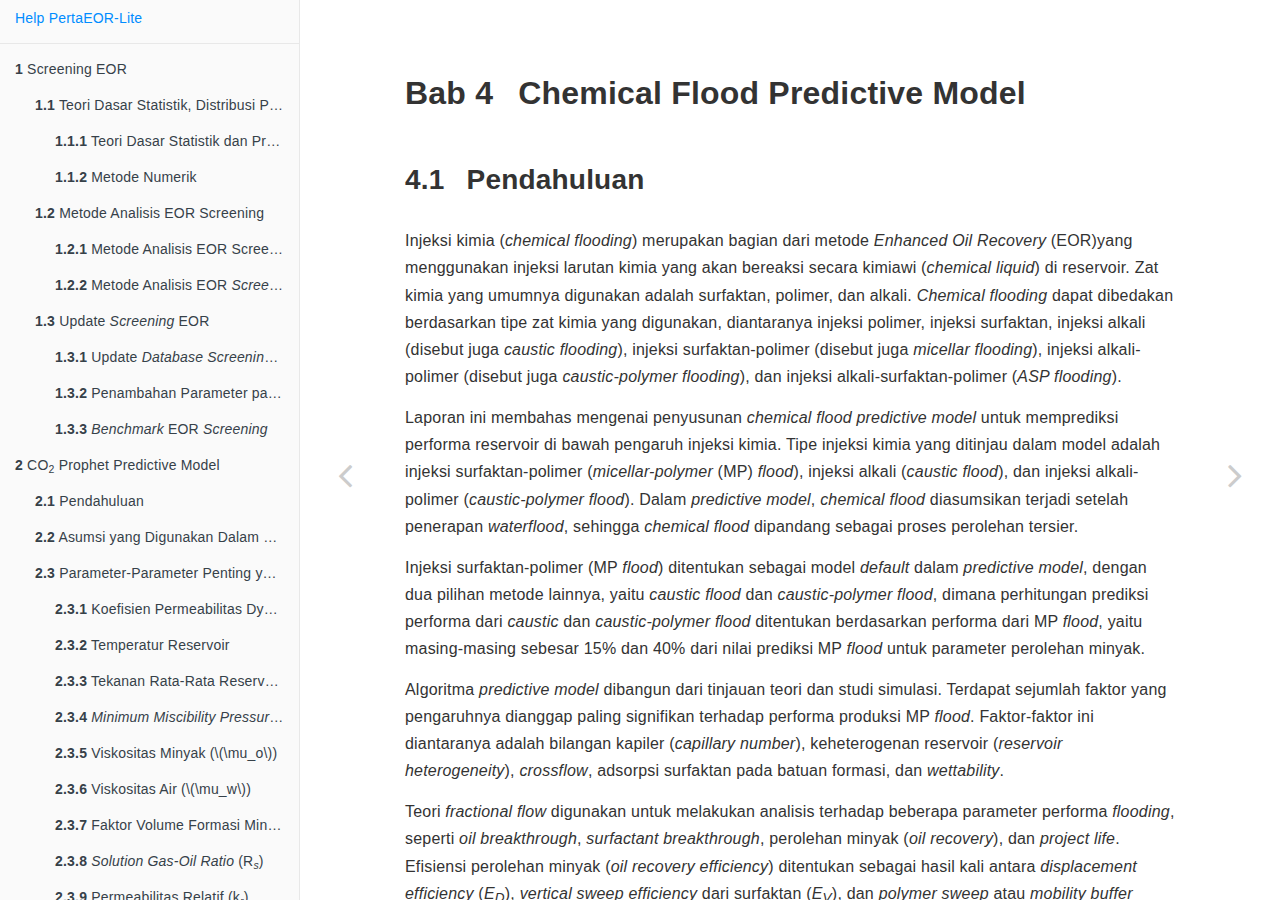
<file: docs/03-chemical.html>
<!DOCTYPE html>
<html lang="" xml:lang="">
<head>

  <meta charset="utf-8" />
  <meta http-equiv="X-UA-Compatible" content="IE=edge" />
  <title>Bab 4 Chemical Flood Predictive Model | Technical Guide PertaEOR-Lite</title>
  <meta name="description" content="Bab 4 Chemical Flood Predictive Model | Technical Guide PertaEOR-Lite" />
  <meta name="generator" content="bookdown 0.21 and GitBook 2.6.7" />

  <meta property="og:title" content="Bab 4 Chemical Flood Predictive Model | Technical Guide PertaEOR-Lite" />
  <meta property="og:type" content="book" />
  
  <meta property="og:image" content="images/PertaEOR.png" />
  
  

  <meta name="twitter:card" content="summary" />
  <meta name="twitter:title" content="Bab 4 Chemical Flood Predictive Model | Technical Guide PertaEOR-Lite" />
  
  
  <meta name="twitter:image" content="images/PertaEOR.png" />

<meta name="author" content="PT LAPI ITB &amp; PERTAMINA INV" />


<meta name="date" content="2021-03-14" />

  <meta name="viewport" content="width=device-width, initial-scale=1" />
  <meta name="apple-mobile-web-app-capable" content="yes" />
  <meta name="apple-mobile-web-app-status-bar-style" content="black" />
  
  
<link rel="prev" href="02-waterflood.html"/>
<link rel="next" href="04-polymer.html"/>
<script src="libs/jquery-2.2.3/jquery.min.js"></script>
<link href="libs/gitbook-2.6.7/css/style.css" rel="stylesheet" />
<link href="libs/gitbook-2.6.7/css/plugin-table.css" rel="stylesheet" />
<link href="libs/gitbook-2.6.7/css/plugin-bookdown.css" rel="stylesheet" />
<link href="libs/gitbook-2.6.7/css/plugin-highlight.css" rel="stylesheet" />
<link href="libs/gitbook-2.6.7/css/plugin-search.css" rel="stylesheet" />
<link href="libs/gitbook-2.6.7/css/plugin-fontsettings.css" rel="stylesheet" />
<link href="libs/gitbook-2.6.7/css/plugin-clipboard.css" rel="stylesheet" />









<script src="libs/accessible-code-block-0.0.1/empty-anchor.js"></script>



<link rel="stylesheet" href="style.css" type="text/css" />
</head>

<body>



  <div class="book without-animation with-summary font-size-2 font-family-1" data-basepath=".">

    <div class="book-summary">
      <nav role="navigation">

<ul class="summary">
<li><a href="./">Help PertaEOR-Lite</a></li>

<li class="divider"></li>
<li class="chapter" data-level="1" data-path="00-screening.html"><a href="00-screening.html"><i class="fa fa-check"></i><b>1</b> Screening EOR</a><ul>
<li class="chapter" data-level="1.1" data-path="00-screening.html"><a href="00-screening.html#teori-dasar-statistik-distribusi-probabilitas-dan-metode-numerik"><i class="fa fa-check"></i><b>1.1</b> Teori Dasar Statistik, Distribusi Probabilitas, dan Metode Numerik</a><ul>
<li class="chapter" data-level="1.1.1" data-path="00-screening.html"><a href="00-screening.html#teori-dasar-statistik-dan-probabilitas"><i class="fa fa-check"></i><b>1.1.1</b> Teori Dasar Statistik dan Probabilitas</a></li>
<li class="chapter" data-level="1.1.2" data-path="00-screening.html"><a href="00-screening.html#metode-numerik"><i class="fa fa-check"></i><b>1.1.2</b> Metode Numerik</a></li>
</ul></li>
<li class="chapter" data-level="1.2" data-path="00-screening.html"><a href="00-screening.html#metode-analisis-eor-screening"><i class="fa fa-check"></i><b>1.2</b> Metode Analisis EOR Screening</a><ul>
<li class="chapter" data-level="1.2.1" data-path="00-screening.html"><a href="00-screening.html#metode-analisis-eor-screening-untuk-input-data-single-value"><i class="fa fa-check"></i><b>1.2.1</b> Metode Analisis EOR Screening Untuk <em>Input</em> Data <em>Single-Value</em></a></li>
<li class="chapter" data-level="1.2.2" data-path="00-screening.html"><a href="00-screening.html#metode-analisis-eor-screening-untuk-input-data-distribusi"><i class="fa fa-check"></i><b>1.2.2</b> Metode Analisis EOR <em>Screening</em> Untuk <em>Input</em> Data Distribusi</a></li>
</ul></li>
<li class="chapter" data-level="1.3" data-path="00-screening.html"><a href="00-screening.html#update-screening-eor"><i class="fa fa-check"></i><b>1.3</b> Update <em>Screening</em> EOR</a><ul>
<li class="chapter" data-level="1.3.1" data-path="00-screening.html"><a href="00-screening.html#update-database-screening-eor"><i class="fa fa-check"></i><b>1.3.1</b> Update <em>Database</em> <em>Screening</em> EOR</a></li>
<li class="chapter" data-level="1.3.2" data-path="00-screening.html"><a href="00-screening.html#penambahan-parameter-pada-screening-eor"><i class="fa fa-check"></i><b>1.3.2</b> Penambahan Parameter pada <em>Screening</em> EOR</a></li>
<li class="chapter" data-level="1.3.3" data-path="00-screening.html"><a href="00-screening.html#benchmark-eor-screening"><i class="fa fa-check"></i><b>1.3.3</b> <em>Benchmark</em> EOR <em>Screening</em></a></li>
</ul></li>
</ul></li>
<li class="chapter" data-level="2" data-path="01-prophet.html"><a href="01-prophet.html"><i class="fa fa-check"></i><b>2</b> CO<sub>2</sub> Prophet Predictive Model</a><ul>
<li class="chapter" data-level="2.1" data-path="01-prophet.html"><a href="01-prophet.html#pendahuluan"><i class="fa fa-check"></i><b>2.1</b> Pendahuluan</a></li>
<li class="chapter" data-level="2.2" data-path="01-prophet.html"><a href="01-prophet.html#asumsi-yang-digunakan-dalam-model"><i class="fa fa-check"></i><b>2.2</b> Asumsi yang Digunakan Dalam Model</a></li>
<li class="chapter" data-level="2.3" data-path="01-prophet.html"><a href="01-prophet.html#parameter-parameter-penting-yang-digunakan-dalam-model"><i class="fa fa-check"></i><b>2.3</b> Parameter-Parameter Penting yang Digunakan Dalam Model</a><ul>
<li class="chapter" data-level="2.3.1" data-path="01-prophet.html"><a href="01-prophet.html#koefisien-permeabilitas-dykstra-parsons"><i class="fa fa-check"></i><b>2.3.1</b> Koefisien Permeabilitas Dykstra-Parsons</a></li>
<li class="chapter" data-level="2.3.2" data-path="01-prophet.html"><a href="01-prophet.html#temperatur-reservoir"><i class="fa fa-check"></i><b>2.3.2</b> Temperatur Reservoir</a></li>
<li class="chapter" data-level="2.3.3" data-path="01-prophet.html"><a href="01-prophet.html#tekanan-rata-rata-reservoir-average-reservoir-pressure"><i class="fa fa-check"></i><b>2.3.3</b> Tekanan Rata-Rata Reservoir (<em>Average Reservoir Pressure</em>)</a></li>
<li class="chapter" data-level="2.3.4" data-path="01-prophet.html"><a href="01-prophet.html#minimum-miscibility-pressure-mmp"><i class="fa fa-check"></i><b>2.3.4</b> <em>Minimum Miscibility Pressure (MMP)</em></a></li>
<li class="chapter" data-level="2.3.5" data-path="01-prophet.html"><a href="01-prophet.html#viskositas-minyak-mu_o"><i class="fa fa-check"></i><b>2.3.5</b> Viskositas Minyak (<span class="math inline">\(\mu_o\)</span>)</a></li>
<li class="chapter" data-level="2.3.6" data-path="01-prophet.html"><a href="01-prophet.html#viskositas-air-mu_w"><i class="fa fa-check"></i><b>2.3.6</b> Viskositas Air (<span class="math inline">\(\mu_w\)</span>)</a></li>
<li class="chapter" data-level="2.3.7" data-path="01-prophet.html"><a href="01-prophet.html#faktor-volume-formasi-minyak-bo"><i class="fa fa-check"></i><b>2.3.7</b> Faktor Volume Formasi Minyak (B<sub><em>o</em></sub>)</a></li>
<li class="chapter" data-level="2.3.8" data-path="01-prophet.html"><a href="01-prophet.html#solution-gas-oil-ratio-rs"><i class="fa fa-check"></i><b>2.3.8</b> <em>Solution Gas-Oil Ratio</em> (R<sub><em>s</em></sub>)</a></li>
<li class="chapter" data-level="2.3.9" data-path="01-prophet.html"><a href="01-prophet.html#permeabilitas-relatif-kr"><i class="fa fa-check"></i><b>2.3.9</b> Permeabilitas Relatif (k<sub><em>r</em></sub>)</a></li>
<li class="chapter" data-level="2.3.10" data-path="01-prophet.html"><a href="01-prophet.html#waterco2-injection-ratio"><i class="fa fa-check"></i><b>2.3.10</b> <em>Water/CO<sub>2</sub> Injection Ratio</em></a></li>
<li class="chapter" data-level="2.3.11" data-path="01-prophet.html"><a href="01-prophet.html#mixing-parameter-omega"><i class="fa fa-check"></i><b>2.3.11</b> <em>Mixing Parameter (<span class="math inline">\(\omega\)</span>)</em></a></li>
</ul></li>
<li class="chapter" data-level="2.4" data-path="01-prophet.html"><a href="01-prophet.html#tiga-kondisi-aliran-fluida"><i class="fa fa-check"></i><b>2.4</b> Tiga Kondisi Aliran Fluida</a><ul>
<li class="chapter" data-level="2.4.1" data-path="01-prophet.html"><a href="01-prophet.html#immiscible-flow"><i class="fa fa-check"></i><b>2.4.1</b> <em>Immiscible Flow</em></a></li>
<li class="chapter" data-level="2.4.2" data-path="01-prophet.html"><a href="01-prophet.html#miscible-flow"><i class="fa fa-check"></i><b>2.4.2</b> <em>Miscible Flow</em></a></li>
<li class="chapter" data-level="2.4.3" data-path="01-prophet.html"><a href="01-prophet.html#partially-miscible-flow"><i class="fa fa-check"></i><b>2.4.3</b> <em>Partially Miscible Flow</em></a></li>
</ul></li>
<li class="chapter" data-level="2.5" data-path="01-prophet.html"><a href="01-prophet.html#hasil-perhitungan-dan-tampilan-perangkat-lunak"><i class="fa fa-check"></i><b>2.5</b> Hasil Perhitungan dan Tampilan Perangkat Lunak</a></li>
</ul></li>
<li class="chapter" data-level="3" data-path="02-waterflood.html"><a href="02-waterflood.html"><i class="fa fa-check"></i><b>3</b> Waterflood Predictive Model</a><ul>
<li class="chapter" data-level="3.1" data-path="02-waterflood.html"><a href="02-waterflood.html#pendahuluan-1"><i class="fa fa-check"></i><b>3.1</b> Pendahuluan</a></li>
<li class="chapter" data-level="3.2" data-path="02-waterflood.html"><a href="02-waterflood.html#teori-frontal-displacement-untuk-waterflooding"><i class="fa fa-check"></i><b>3.2</b> Teori <em>Frontal Displacement</em> Untuk <em>Waterflooding</em></a><ul>
<li class="chapter" data-level="3.2.1" data-path="02-waterflood.html"><a href="02-waterflood.html#teori-fractional-flow-untuk-waterflooding"><i class="fa fa-check"></i><b>3.2.1</b> Teori <em>Fractional Flow</em> Untuk <em>Waterflooding</em></a></li>
<li class="chapter" data-level="3.2.2" data-path="02-waterflood.html"><a href="02-waterflood.html#teori-frontal-advance-untuk-waterflooding"><i class="fa fa-check"></i><b>3.2.2</b> Teori <em>Frontal Advance</em> Untuk <em>Waterflooding</em></a></li>
<li class="chapter" data-level="3.2.3" data-path="02-waterflood.html"><a href="02-waterflood.html#penentuan-parameter-left-fracpartial-f_wpartial-s_w-right_s_w-dan-saturasi-air-rata-rata-reservoir-bar-s_w"><i class="fa fa-check"></i><b>3.2.3</b> Penentuan parameter <span class="math inline">\(\left( \frac{\partial f_w}{\partial S_w} \right)_{S_w}\)</span> dan Saturasi Air Rata-Rata Reservoir (<span class="math inline">\(\bar S_w\)</span>)</a></li>
</ul></li>
<li class="chapter" data-level="3.3" data-path="02-waterflood.html"><a href="02-waterflood.html#penentuan-parameter-efisiensi-waterflooding"><i class="fa fa-check"></i><b>3.3</b> Penentuan Parameter Efisiensi <em>Waterflooding</em></a><ul>
<li class="chapter" data-level="3.3.1" data-path="02-waterflood.html"><a href="02-waterflood.html#displacement-efficiency-ed"><i class="fa fa-check"></i><b>3.3.1</b> <em>Displacement Efficiency</em> (E<sub>D</sub>)</a></li>
<li class="chapter" data-level="3.3.2" data-path="02-waterflood.html"><a href="02-waterflood.html#areal-sweep-efficiency-ea"><i class="fa fa-check"></i><b>3.3.2</b> <em>Areal Sweep Efficiency</em> (E<sub>A</sub>)</a></li>
<li class="chapter" data-level="3.3.3" data-path="02-waterflood.html"><a href="02-waterflood.html#vertical-sweep-efficiency-ev"><i class="fa fa-check"></i><b>3.3.3</b> <em>Vertical Sweep Efficiency</em> (E<sub>V</sub>)</a></li>
</ul></li>
<li class="chapter" data-level="3.4" data-path="02-waterflood.html"><a href="02-waterflood.html#persamaan-persamaan-yang-digunakan-dalam-prediksi-performa-waterflooding"><i class="fa fa-check"></i><b>3.4</b> Persamaan-Persamaan yang Digunakan Dalam Prediksi Performa <em>Waterflooding</em></a></li>
<li class="chapter" data-level="3.5" data-path="02-waterflood.html"><a href="02-waterflood.html#persamaan-persamaan-dasar-dan-nilai-default-yang-digunakan-dalam-predictive-model"><i class="fa fa-check"></i><b>3.5</b> Persamaan-Persamaan Dasar dan Nilai <em>Default</em> yang Digunakan Dalam <em>Predictive Model</em></a><ul>
<li class="chapter" data-level="3.5.1" data-path="02-waterflood.html"><a href="02-waterflood.html#viskositas-minyak"><i class="fa fa-check"></i><b>3.5.1</b> Viskositas Minyak</a></li>
<li class="chapter" data-level="3.5.2" data-path="02-waterflood.html"><a href="02-waterflood.html#solution-gas-oil-ratio"><i class="fa fa-check"></i><b>3.5.2</b> <em>SolUtion Gas-Oil Ratio</em></a></li>
<li class="chapter" data-level="3.5.3" data-path="02-waterflood.html"><a href="02-waterflood.html#faktor-volume-formasi-minyak"><i class="fa fa-check"></i><b>3.5.3</b> Faktor Volume Formasi Minyak</a></li>
<li class="chapter" data-level="3.5.4" data-path="02-waterflood.html"><a href="02-waterflood.html#permeabilitas-relatif"><i class="fa fa-check"></i><b>3.5.4</b> Permeabilitas Relatif</a></li>
<li class="chapter" data-level="3.5.5" data-path="02-waterflood.html"><a href="02-waterflood.html#nilai-default-parameter-yang-digunakan-dalam-model"><i class="fa fa-check"></i><b>3.5.5</b> Nilai <em>Default</em> Parameter yang Digunakan Dalam Model</a></li>
</ul></li>
</ul></li>
<li class="chapter" data-level="4" data-path="03-chemical.html"><a href="03-chemical.html"><i class="fa fa-check"></i><b>4</b> Chemical Flood Predictive Model</a><ul>
<li class="chapter" data-level="4.1" data-path="03-chemical.html"><a href="03-chemical.html#pendahuluan-2"><i class="fa fa-check"></i><b>4.1</b> Pendahuluan</a></li>
<li class="chapter" data-level="4.2" data-path="03-chemical.html"><a href="03-chemical.html#tinjauan-sifat-fisis-dan-mekanisme-kerja-dari-surfaktan-dan-alkali"><i class="fa fa-check"></i><b>4.2</b> Tinjauan Sifat Fisis dan Mekanisme Kerja Dari Surfaktan dan Alkali</a><ul>
<li class="chapter" data-level="4.2.1" data-path="03-chemical.html"><a href="03-chemical.html#sifat-fisis-dan-mekanisme-kerja-surfaktan"><i class="fa fa-check"></i><b>4.2.1</b> Sifat Fisis dan Mekanisme Kerja Surfaktan</a></li>
<li class="chapter" data-level="4.2.2" data-path="03-chemical.html"><a href="03-chemical.html#sifat-fisis-dan-mekanisme-kerja-alkali"><i class="fa fa-check"></i><b>4.2.2</b> Sifat Fisis dan Mekanisme Kerja Alkali</a></li>
</ul></li>
<li class="chapter" data-level="4.3" data-path="03-chemical.html"><a href="03-chemical.html#mekanisme-proses-injeksi-kimia"><i class="fa fa-check"></i><b>4.3</b> Mekanisme Proses Injeksi Kimia</a></li>
<li class="chapter" data-level="4.4" data-path="03-chemical.html"><a href="03-chemical.html#asumsi-dan-batasan-dalam-predictive-model"><i class="fa fa-check"></i><b>4.4</b> Asumsi dan Batasan Dalam <em>Predictive Model</em></a></li>
<li class="chapter" data-level="4.5" data-path="03-chemical.html"><a href="03-chemical.html#konsep-dan-algoritma-yang-digunakan-dalam-predictive-model"><i class="fa fa-check"></i><b>4.5</b> Konsep dan Algoritma yang Digunakan Dalam <em>Predictive Model</em></a><ul>
<li class="chapter" data-level="4.5.1" data-path="03-chemical.html"><a href="03-chemical.html#perhitungan-target-oil"><i class="fa fa-check"></i><b>4.5.1</b> Perhitungan <em>Target Oil</em></a></li>
</ul></li>
<li class="chapter" data-level="4.6" data-path="03-chemical.html"><a href="03-chemical.html#laju-alir-dan-bilangan-kapiler"><i class="fa fa-check"></i><b>4.6</b> Laju Alir dan Bilangan Kapiler</a><ul>
<li class="chapter" data-level="4.6.1" data-path="03-chemical.html"><a href="03-chemical.html#surfactant-retention-pada-batuan-sandstone"><i class="fa fa-check"></i><b>4.6.1</b> <em>Surfactant Retention</em> Pada Batuan <em>Sandstone</em></a></li>
<li class="chapter" data-level="4.6.2" data-path="03-chemical.html"><a href="03-chemical.html#perhitungan-oil-recovery"><i class="fa fa-check"></i><b>4.6.2</b> Perhitungan <em>Oil Recovery</em></a></li>
<li class="chapter" data-level="4.6.3" data-path="03-chemical.html"><a href="03-chemical.html#karakteristik-produksi-minyak-dan-koreksi-terhadap-crossflow"><i class="fa fa-check"></i><b>4.6.3</b> Karakteristik Produksi Minyak dan Koreksi Terhadap <em>Crossflow</em></a></li>
<li class="chapter" data-level="4.6.4" data-path="03-chemical.html"><a href="03-chemical.html#karakteristik-injeksi-kimia"><i class="fa fa-check"></i><b>4.6.4</b> Karakteristik Injeksi Kimia</a></li>
<li class="chapter" data-level="4.6.5" data-path="03-chemical.html"><a href="03-chemical.html#modifikasi-predictive-model-untuk-caustic-dan-caustic-polymer-flood"><i class="fa fa-check"></i><b>4.6.5</b> Modifikasi <em>Predictive Model</em> Untuk <em>Caustic</em> dan <em>Caustic-Polymer Flood</em></a></li>
</ul></li>
<li class="chapter" data-level="4.7" data-path="03-chemical.html"><a href="03-chemical.html#persamaan-persamaan-dasar-dan-nilai-default-yang-digunakan-dalam-model"><i class="fa fa-check"></i><b>4.7</b> Persamaan-Persamaan Dasar dan Nilai <em>Default</em> yang Digunakan Dalam Model</a><ul>
<li class="chapter" data-level="4.7.1" data-path="03-chemical.html"><a href="03-chemical.html#viskositas-minyak-1"><i class="fa fa-check"></i><b>4.7.1</b> Viskositas Minyak</a></li>
<li class="chapter" data-level="4.7.2" data-path="03-chemical.html"><a href="03-chemical.html#solution-gas-oil-ratio-1"><i class="fa fa-check"></i><b>4.7.2</b> <em>Solution Gas-Oil Ratio</em></a></li>
<li class="chapter" data-level="4.7.3" data-path="03-chemical.html"><a href="03-chemical.html#faktor-volume-formasi-minyak-1"><i class="fa fa-check"></i><b>4.7.3</b> Faktor Volume Formasi Minyak</a></li>
<li class="chapter" data-level="4.7.4" data-path="03-chemical.html"><a href="03-chemical.html#permeabilitas-relatif-dan-fraksi-aliran-air"><i class="fa fa-check"></i><b>4.7.4</b> Permeabilitas Relatif dan Fraksi Aliran Air</a></li>
<li class="chapter" data-level="4.7.5" data-path="03-chemical.html"><a href="03-chemical.html#nilai-default-yang-dignakan-dalam-predictive-model"><i class="fa fa-check"></i><b>4.7.5</b> Nilai <em>Default</em> yang Dignakan Dalam <em>Predictive Model</em></a></li>
</ul></li>
<li class="chapter" data-level="4.8" data-path="03-chemical.html"><a href="03-chemical.html#penambahan-jenis-pattern-pada-injeksi-kimia"><i class="fa fa-check"></i><b>4.8</b> Penambahan Jenis <em>Pattern</em> pada Injeksi Kimia</a><ul>
<li class="chapter" data-level="4.8.1" data-path="03-chemical.html"><a href="03-chemical.html#injeksi-kimia"><i class="fa fa-check"></i><b>4.8.1</b> Injeksi Kimia</a></li>
<li class="chapter" data-level="4.8.2" data-path="03-chemical.html"><a href="03-chemical.html#penentuan-pola-sumur-injeksi"><i class="fa fa-check"></i><b>4.8.2</b> Penentuan Pola Sumur Injeksi</a></li>
<li class="chapter" data-level="4.8.3" data-path="03-chemical.html"><a href="03-chemical.html#sejarah-injeksi-kimia"><i class="fa fa-check"></i><b>4.8.3</b> Sejarah Injeksi Kimia</a></li>
<li class="chapter" data-level="4.8.4" data-path="03-chemical.html"><a href="03-chemical.html#derivasi-persamaan-model-pattern-injeksi-kimia"><i class="fa fa-check"></i><b>4.8.4</b> Derivasi Persamaan Model <em>Pattern</em> Injeksi Kimia</a></li>
<li class="chapter" data-level="4.8.5" data-path="03-chemical.html"><a href="03-chemical.html#simulasi-sintetik-injeksi-kimia"><i class="fa fa-check"></i><b>4.8.5</b> Simulasi Sintetik Injeksi Kimia</a></li>
</ul></li>
</ul></li>
<li class="chapter" data-level="5" data-path="04-polymer.html"><a href="04-polymer.html"><i class="fa fa-check"></i><b>5</b> Polymer Predictive Model</a><ul>
<li class="chapter" data-level="5.1" data-path="04-polymer.html"><a href="04-polymer.html#pendahuluan-3"><i class="fa fa-check"></i><b>5.1</b> Pendahuluan</a></li>
<li class="chapter" data-level="5.2" data-path="04-polymer.html"><a href="04-polymer.html#teori-fractional-flow"><i class="fa fa-check"></i><b>5.2</b> Teori <em>Fractional Flow</em></a><ul>
<li class="chapter" data-level="5.2.1" data-path="04-polymer.html"><a href="04-polymer.html#penentuan-nilai-saturasi-air-rata-rata-di-reservoir-selama-periode-injeksi-polimer"><i class="fa fa-check"></i><b>5.2.1</b> Penentuan Nilai Saturasi Air Rata-Rata di Reservoir Selama Periode Injeksi Polimer</a></li>
<li class="chapter" data-level="5.2.2" data-path="04-polymer.html"><a href="04-polymer.html#rangkuman-persamaan-persamaan-yang-digunakan-dalam-teori-fractional-flow"><i class="fa fa-check"></i><b>5.2.2</b> Rangkuman Persamaan-Persamaan yang Digunakan Dalam Teori <em>Fractional Flow</em></a></li>
</ul></li>
<li class="chapter" data-level="5.3" data-path="04-polymer.html"><a href="04-polymer.html#metode-perhitungan-areal-dan-vertical-sweep-efficiency-menggunakan-pendekatan-streamtube"><i class="fa fa-check"></i><b>5.3</b> Metode Perhitungan <em>Areal</em> dan <em>Vertical Sweep Efficiency</em> Menggunakan Pendekatan <em>Streamtube</em></a></li>
<li class="chapter" data-level="5.4" data-path="04-polymer.html"><a href="04-polymer.html#perhitungan-injectivity"><i class="fa fa-check"></i><b>5.4</b> Perhitungan <em>Injectivity</em></a></li>
<li class="chapter" data-level="5.5" data-path="04-polymer.html"><a href="04-polymer.html#penentuan-nilai-permeabilitas-di-setiap-lapisan-reservoir"><i class="fa fa-check"></i><b>5.5</b> Penentuan Nilai Permeabilitas di Setiap Lapisan Reservoir</a></li>
<li class="chapter" data-level="5.6" data-path="04-polymer.html"><a href="04-polymer.html#koreksi-terhadap-pengaruh-slug-polimer"><i class="fa fa-check"></i><b>5.6</b> Koreksi Terhadap Pengaruh <em>Slug</em> Polimer</a></li>
<li class="chapter" data-level="5.7" data-path="04-polymer.html"><a href="04-polymer.html#pengaruh-sifat-fisis-larutan-polimer-terhadap-performa-injeksi-polimer"><i class="fa fa-check"></i><b>5.7</b> Pengaruh Sifat Fisis Larutan Polimer Terhadap Performa Injeksi Polimer</a><ul>
<li class="chapter" data-level="5.7.1" data-path="04-polymer.html"><a href="04-polymer.html#efek-pengurangan-permeabilitas-untuk-fasa-aqueous"><i class="fa fa-check"></i><b>5.7.1</b> Efek Pengurangan Permeabilitas Untuk Fasa <em>Aqueous</em></a></li>
<li class="chapter" data-level="5.7.2" data-path="04-polymer.html"><a href="04-polymer.html#efek-aliran-non-newtonian-larutan-polimer-di-daerah-sekitar-sumur-injeksi"><i class="fa fa-check"></i><b>5.7.2</b> Efek Aliran <em>Non-Newtonian</em> Larutan Polimer di Daerah Sekitar Sumur Injeksi</a></li>
</ul></li>
<li class="chapter" data-level="5.8" data-path="04-polymer.html"><a href="04-polymer.html#persamaan-persamaan-dasar-yang-digunakan-dalam-predictive-model"><i class="fa fa-check"></i><b>5.8</b> Persamaan-Persamaan Dasar yang Digunakan Dalam <em>Predictive Model</em></a><ul>
<li class="chapter" data-level="5.8.1" data-path="04-polymer.html"><a href="04-polymer.html#viskositas-minyak-2"><i class="fa fa-check"></i><b>5.8.1</b> Viskositas Minyak</a></li>
<li class="chapter" data-level="5.8.2" data-path="04-polymer.html"><a href="04-polymer.html#solution-gas-oil-ratio-2"><i class="fa fa-check"></i><b>5.8.2</b> <em>Solution Gas-Oil Ratio</em></a></li>
<li class="chapter" data-level="5.8.3" data-path="04-polymer.html"><a href="04-polymer.html#faktor-volume-formasi-minyak-2"><i class="fa fa-check"></i><b>5.8.3</b> Faktor Volume Formasi Minyak</a></li>
<li class="chapter" data-level="5.8.4" data-path="04-polymer.html"><a href="04-polymer.html#faktor-volume-formasi-air"><i class="fa fa-check"></i><b>5.8.4</b> Faktor Volume Formasi Air</a></li>
<li class="chapter" data-level="5.8.5" data-path="04-polymer.html"><a href="04-polymer.html#permeabilitas-relatf-dan-fraksi-aliran-air"><i class="fa fa-check"></i><b>5.8.5</b> Permeabilitas Relatf dan Fraksi Aliran Air</a></li>
<li class="chapter" data-level="5.8.6" data-path="04-polymer.html"><a href="04-polymer.html#persamaan-persamaan-dasar-dan-nilai-default-yang-digunakan"><i class="fa fa-check"></i><b>5.8.6</b> Persamaan-Persamaan Dasar dan Nilai <em>Default</em> yang Digunakan</a></li>
</ul></li>
</ul></li>
<li class="chapter" data-level="6" data-path="05-co2miscible.html"><a href="05-co2miscible.html"><i class="fa fa-check"></i><b>6</b> CO<sub>2</sub> Miscible Predictive Model</a><ul>
<li class="chapter" data-level="6.1" data-path="05-co2miscible.html"><a href="05-co2miscible.html#pendahuluan-4"><i class="fa fa-check"></i><b>6.1</b> Pendahuluan</a><ul>
<li class="chapter" data-level="6.1.1" data-path="05-co2miscible.html"><a href="05-co2miscible.html#kondisi-pvt"><i class="fa fa-check"></i><b>6.1.1</b> Kondisi PVT</a></li>
<li class="chapter" data-level="6.1.2" data-path="05-co2miscible.html"><a href="05-co2miscible.html#wettability"><i class="fa fa-check"></i><b>6.1.2</b> Wettability</a></li>
<li class="chapter" data-level="6.1.3" data-path="05-co2miscible.html"><a href="05-co2miscible.html#keuntungan-dan-kerugian-melakukan-injeksi-co2"><i class="fa fa-check"></i><b>6.1.3</b> Keuntungan dan Kerugian Melakukan Injeksi CO<sub>2</sub></a></li>
</ul></li>
<li class="chapter" data-level="6.2" data-path="05-co2miscible.html"><a href="05-co2miscible.html#miscible-co2-predictive-model"><i class="fa fa-check"></i><b>6.2</b> <em>Miscible CO<sub>2</sub> Predictive Model</em></a><ul>
<li class="chapter" data-level="6.2.1" data-path="05-co2miscible.html"><a href="05-co2miscible.html#sifat-sifat-fisik-fluida"><i class="fa fa-check"></i><b>6.2.1</b> Sifat-Sifat Fisik Fluida</a></li>
<li class="chapter" data-level="6.2.2" data-path="05-co2miscible.html"><a href="05-co2miscible.html#fractional-flow-model"><i class="fa fa-check"></i><b>6.2.2</b> <em>Fractional Flow</em> Model</a></li>
<li class="chapter" data-level="6.2.3" data-path="05-co2miscible.html"><a href="05-co2miscible.html#parameter-parameter-performa-miscible-co2"><i class="fa fa-check"></i><b>6.2.3</b> Parameter-Parameter Performa <em>Miscible</em> CO<sub>2</sub></a></li>
</ul></li>
</ul></li>
<li class="chapter" data-level="7" data-path="06-co2immiscible.html"><a href="06-co2immiscible.html"><i class="fa fa-check"></i><b>7</b> CO<sub>2</sub> Immiscible Predictive Model</a><ul>
<li class="chapter" data-level="7.1" data-path="06-co2immiscible.html"><a href="06-co2immiscible.html#pendahuluan-5"><i class="fa fa-check"></i><b>7.1</b> Pendahuluan</a><ul>
<li class="chapter" data-level="7.1.1" data-path="06-co2immiscible.html"><a href="06-co2immiscible.html#mekanisme-pendesakan-secara-immiscible"><i class="fa fa-check"></i><b>7.1.1</b> Mekanisme Pendesakan Secara <em>Immiscible</em></a></li>
</ul></li>
<li class="chapter" data-level="7.2" data-path="06-co2immiscible.html"><a href="06-co2immiscible.html#immiscible-co2-predictive-model"><i class="fa fa-check"></i><b>7.2</b> <em>Immiscible</em> CO<sub>2</sub> <em>Predictive Model</em></a><ul>
<li class="chapter" data-level="7.2.1" data-path="06-co2immiscible.html"><a href="06-co2immiscible.html#sifat-sifat-fisik-fluida-1"><i class="fa fa-check"></i><b>7.2.1</b> Sifat-Sifat Fisik Fluida</a></li>
<li class="chapter" data-level="7.2.2" data-path="06-co2immiscible.html"><a href="06-co2immiscible.html#fractional-flow-model-1"><i class="fa fa-check"></i><b>7.2.2</b> <em>Fractional Flow Model</em></a></li>
<li class="chapter" data-level="7.2.3" data-path="06-co2immiscible.html"><a href="06-co2immiscible.html#material-balance-equation"><i class="fa fa-check"></i><b>7.2.3</b> <em>Material Balance Equation</em></a></li>
<li class="chapter" data-level="7.2.4" data-path="06-co2immiscible.html"><a href="06-co2immiscible.html#parameter-parameter-performa-immiscible-co2"><i class="fa fa-check"></i><b>7.2.4</b> Parameter-Parameter Performa <em>Immiscible</em> CO<sub>2</sub></a></li>
</ul></li>
</ul></li>
<li class="chapter" data-level="8" data-path="07-steam.html"><a href="07-steam.html"><i class="fa fa-check"></i><b>8</b> Steamflood Predictive Model</a><ul>
<li class="chapter" data-level="8.1" data-path="07-steam.html"><a href="07-steam.html#pendahuluan-6"><i class="fa fa-check"></i><b>8.1</b> Pendahuluan</a></li>
<li class="chapter" data-level="8.2" data-path="07-steam.html"><a href="07-steam.html#fenomena-heat-loss"><i class="fa fa-check"></i><b>8.2</b> Fenomena <em>Heat Loss</em></a><ul>
<li class="chapter" data-level="8.2.1" data-path="07-steam.html"><a href="07-steam.html#fenomena-heat-loss-di-pipa-permukaan"><i class="fa fa-check"></i><b>8.2.1</b> Fenomena <em>Heat Loss</em> di Pipa Permukaan</a></li>
<li class="chapter" data-level="8.2.2" data-path="07-steam.html"><a href="07-steam.html#fenomena-heat-loss-di-sumur-injeksi"><i class="fa fa-check"></i><b>8.2.2</b> Fenomena <em>Heat Loss</em> di Sumur Injeksi</a></li>
</ul></li>
<li class="chapter" data-level="8.3" data-path="07-steam.html"><a href="07-steam.html#perhitungan-sejumlah-parameter-penting-yang-digunakan-dalam-predictive-model"><i class="fa fa-check"></i><b>8.3</b> Perhitungan Sejumlah Parameter Penting yang Digunakan Dalam <em>Predictive Model</em></a><ul>
<li class="chapter" data-level="8.3.1" data-path="07-steam.html"><a href="07-steam.html#permeabilitas-relatif-tiga-fasa"><i class="fa fa-check"></i><b>8.3.1</b> Permeabilitas Relatif Tiga Fasa</a></li>
<li class="chapter" data-level="8.3.2" data-path="07-steam.html"><a href="07-steam.html#pembagian-daerah-reservoir"><i class="fa fa-check"></i><b>8.3.2</b> Pembagian Daerah Reservoir</a></li>
<li class="chapter" data-level="8.3.3" data-path="07-steam.html"><a href="07-steam.html#initial-injectivity-index"><i class="fa fa-check"></i><b>8.3.3</b> <em>Initial Injectivity Index</em></a></li>
<li class="chapter" data-level="8.3.4" data-path="07-steam.html"><a href="07-steam.html#viskositas-fluida"><i class="fa fa-check"></i><b>8.3.4</b> Viskositas Fluida</a></li>
<li class="chapter" data-level="8.3.5" data-path="07-steam.html"><a href="07-steam.html#solution-gas-oil-ratio-4"><i class="fa fa-check"></i><b>8.3.5</b> <em>Solution Gas-Oil Ratio</em></a></li>
<li class="chapter" data-level="8.3.6" data-path="07-steam.html"><a href="07-steam.html#faktor-volume-formasi-minyak-4"><i class="fa fa-check"></i><b>8.3.6</b> Faktor Volume Formasi Minyak</a></li>
</ul></li>
<li class="chapter" data-level="8.4" data-path="07-steam.html"><a href="07-steam.html#steamflood-predictive-model-1"><i class="fa fa-check"></i><b>8.4</b> <em>Steamflood Predictive Model</em></a><ul>
<li class="chapter" data-level="8.4.1" data-path="07-steam.html"><a href="07-steam.html#metode-williams-metode-stanford-university"><i class="fa fa-check"></i><b>8.4.1</b> Metode Williams (Metode Stanford University)</a></li>
<li class="chapter" data-level="8.4.2" data-path="07-steam.html"><a href="07-steam.html#metode-jones"><i class="fa fa-check"></i><b>8.4.2</b> Metode Jones</a></li>
<li class="chapter" data-level="8.4.3" data-path="07-steam.html"><a href="07-steam.html#model-gomaa"><i class="fa fa-check"></i><b>8.4.3</b> Model Gomaa</a></li>
<li class="chapter" data-level="8.4.4" data-path="07-steam.html"><a href="07-steam.html#model-aydelotte-pope-model-intercomp"><i class="fa fa-check"></i><b>8.4.4</b> Model Aydelotte-Pope (Model Intercomp)</a></li>
</ul></li>
</ul></li>
<li class="chapter" data-level="9" data-path="08-insitu.html"><a href="08-insitu.html"><i class="fa fa-check"></i><b>9</b> In-Situ Combustion Predictive Model</a><ul>
<li class="chapter" data-level="9.1" data-path="08-insitu.html"><a href="08-insitu.html#pendahuluan-7"><i class="fa fa-check"></i><b>9.1</b> Pendahuluan</a></li>
<li class="chapter" data-level="9.2" data-path="08-insitu.html"><a href="08-insitu.html#in-situ-combustion-predictive-model-1"><i class="fa fa-check"></i><b>9.2</b> <em>In-Situ Combustion Predictive Model</em></a><ul>
<li class="chapter" data-level="9.2.1" data-path="08-insitu.html"><a href="08-insitu.html#model-brigham-et-al-untuk-dry-in-situ-combustion"><i class="fa fa-check"></i><b>9.2.1</b> Model Brigham, et al Untuk <em>Dry In-Situ Combustion</em></a></li>
<li class="chapter" data-level="9.2.2" data-path="08-insitu.html"><a href="08-insitu.html#perhitungan-parameter-parameter-penting-ynag-dgunakan-dalam-model"><i class="fa fa-check"></i><b>9.2.2</b> Perhitungan Parameter-Parameter Penting ynag Dgunakan Dalam Model</a></li>
<li class="chapter" data-level="9.2.3" data-path="08-insitu.html"><a href="08-insitu.html#viskositas-minyak-4"><i class="fa fa-check"></i><b>9.2.3</b> Viskositas Minyak</a></li>
<li class="chapter" data-level="9.2.4" data-path="08-insitu.html"><a href="08-insitu.html#parameter-parameter-performa-in-situ-combustion"><i class="fa fa-check"></i><b>9.2.4</b> Parameter-Parameter Performa <em>In-Situ Combustion</em></a></li>
</ul></li>
</ul></li>
<li class="chapter" data-level="10" data-path="09-infill.html"><a href="09-infill.html"><i class="fa fa-check"></i><b>10</b> Infill Drilling Predictive Model</a><ul>
<li class="chapter" data-level="10.1" data-path="09-infill.html"><a href="09-infill.html#pendahuluan-8"><i class="fa fa-check"></i><b>10.1</b> Pendahuluan</a></li>
<li class="chapter" data-level="10.2" data-path="09-infill.html"><a href="09-infill.html#asumsi-yang-digunakan-dalam-predictive-model"><i class="fa fa-check"></i><b>10.2</b> Asumsi yang Digunakan Dalam <em>Predictive Model</em></a></li>
<li class="chapter" data-level="10.3" data-path="09-infill.html"><a href="09-infill.html#analisis-streamtube"><i class="fa fa-check"></i><b>10.3</b> Analisis <em>Streamtube</em></a></li>
<li class="chapter" data-level="10.4" data-path="09-infill.html"><a href="09-infill.html#pemodelan-continuity-reservoir"><i class="fa fa-check"></i><b>10.4</b> Pemodelan <em>Continuity</em> Reservoir</a></li>
<li class="chapter" data-level="10.5" data-path="09-infill.html"><a href="09-infill.html#persamaan-persamaan-dasar-dan-nilai-default-yang-digunakan-dalam-predcitive-model"><i class="fa fa-check"></i><b>10.5</b> Persamaan-Persamaan Dasar dan Nilai <em>Default</em> yang Digunakan Dalam <em>Predcitive Model</em></a><ul>
<li class="chapter" data-level="10.5.1" data-path="09-infill.html"><a href="09-infill.html#viskositas-minyak-5"><i class="fa fa-check"></i><b>10.5.1</b> Viskositas Minyak</a></li>
<li class="chapter" data-level="10.5.2" data-path="09-infill.html"><a href="09-infill.html#solution-gas-oil-ratio-5"><i class="fa fa-check"></i><b>10.5.2</b> <em>Solution Gas-Oil Ratio</em></a></li>
<li class="chapter" data-level="10.5.3" data-path="09-infill.html"><a href="09-infill.html#faktor-volume-formasi-minyak-6"><i class="fa fa-check"></i><b>10.5.3</b> Faktor Volume Formasi Minyak</a></li>
<li class="chapter" data-level="10.5.4" data-path="09-infill.html"><a href="09-infill.html#permeabilitas-relatif-1"><i class="fa fa-check"></i><b>10.5.4</b> Permeabilitas Relatif</a></li>
<li class="chapter" data-level="10.5.5" data-path="09-infill.html"><a href="09-infill.html#nilai-default-yang-digunakan-dalam-predictive-model"><i class="fa fa-check"></i><b>10.5.5</b> Nilai <em>Default</em> yang Digunakan Dalam <em>Predictive Model</em></a></li>
</ul></li>
</ul></li>
<li class="chapter" data-level="11" data-path="10-hc.html"><a href="10-hc.html"><i class="fa fa-check"></i><b>11</b> Hydrocarbon Gas Injection Predictive Model</a><ul>
<li class="chapter" data-level="11.1" data-path="10-hc.html"><a href="10-hc.html#pendahuluan-9"><i class="fa fa-check"></i><b>11.1</b> Pendahuluan</a></li>
<li class="chapter" data-level="11.2" data-path="10-hc.html"><a href="10-hc.html#mekanisme-injeksi-hidrokarbon"><i class="fa fa-check"></i><b>11.2</b> Mekanisme Injeksi Hidrokarbon</a></li>
<li class="chapter" data-level="11.3" data-path="10-hc.html"><a href="10-hc.html#pembuatan-predictive-model"><i class="fa fa-check"></i><b>11.3</b> Pembuatan <em>Predictive Model</em></a></li>
</ul></li>
<li class="chapter" data-level="12" data-path="11-co2hnp.html"><a href="11-co2hnp.html"><i class="fa fa-check"></i><b>12</b> CO<sub>2</sub> Huff &amp; Puff Predictive Model</a><ul>
<li class="chapter" data-level="12.1" data-path="11-co2hnp.html"><a href="11-co2hnp.html#pendahuluan-10"><i class="fa fa-check"></i><b>12.1</b> Pendahuluan</a></li>
<li class="chapter" data-level="12.2" data-path="11-co2hnp.html"><a href="11-co2hnp.html#pembutan-predictive-model"><i class="fa fa-check"></i><b>12.2</b> Pembutan <em>Predictive Model</em></a></li>
</ul></li>
<li class="chapter" data-level="13" data-path="12-chemicalhnp.html"><a href="12-chemicalhnp.html"><i class="fa fa-check"></i><b>13</b> Chemical Injection Huff &amp; Puff Predictive Model</a><ul>
<li class="chapter" data-level="13.1" data-path="12-chemicalhnp.html"><a href="12-chemicalhnp.html#pendahuluan-11"><i class="fa fa-check"></i><b>13.1</b> Pendahuluan</a></li>
<li class="chapter" data-level="13.2" data-path="12-chemicalhnp.html"><a href="12-chemicalhnp.html#mekanisme-injeksi-chemical-huff-and-puff"><i class="fa fa-check"></i><b>13.2</b> Mekanisme Injeksi <em>Chemical Huff and Puff</em></a></li>
<li class="chapter" data-level="13.3" data-path="12-chemicalhnp.html"><a href="12-chemicalhnp.html#pembuatan-model-prediktif"><i class="fa fa-check"></i><b>13.3</b> Pembuatan Model Prediktif</a></li>
</ul></li>
</ul>

      </nav>
    </div>

    <div class="book-body">
      <div class="body-inner">
        <div class="book-header" role="navigation">
          <h1>
            <i class="fa fa-circle-o-notch fa-spin"></i><a href="./">Technical Guide PertaEOR-Lite</a>
          </h1>
        </div>

        <div class="page-wrapper" tabindex="-1" role="main">
          <div class="page-inner">

            <section class="normal" id="section-">
<div id="chemical-flood-predictive-model" class="section level1">
<h1><span class="header-section-number">Bab 4</span> Chemical Flood Predictive Model</h1>
<div id="pendahuluan-2" class="section level2">
<h2><span class="header-section-number">4.1</span> Pendahuluan</h2>
<p>Injeksi kimia (<em>chemical flooding</em>) merupakan bagian dari metode <em>Enhanced Oil Recovery</em> (EOR)yang menggunakan injeksi larutan kimia yang akan bereaksi secara kimiawi (<em>chemical liquid</em>) di reservoir. Zat kimia yang umumnya digunakan adalah surfaktan, polimer, dan alkali. <em>Chemical flooding</em> dapat dibedakan berdasarkan tipe zat kimia yang digunakan, diantaranya injeksi polimer, injeksi surfaktan, injeksi alkali (disebut juga <em>caustic flooding</em>), injeksi surfaktan-polimer (disebut juga <em>micellar flooding</em>), injeksi alkali-polimer (disebut juga <em>caustic-polymer flooding</em>), dan injeksi alkali-surfaktan-polimer (<em>ASP flooding</em>).</p>
<p>Laporan ini membahas mengenai penyusunan <em>chemical flood predictive model</em> untuk memprediksi performa reservoir di bawah pengaruh injeksi kimia. Tipe injeksi kimia yang ditinjau dalam model adalah injeksi surfaktan-polimer (<em>micellar-polymer</em> (MP) <em>flood</em>), injeksi alkali (<em>caustic flood</em>), dan injeksi alkali-polimer (<em>caustic-polymer flood</em>). Dalam <em>predictive model</em>, <em>chemical flood</em> diasumsikan terjadi setelah penerapan <em>waterflood</em>, sehingga <em>chemical flood</em> dipandang sebagai proses perolehan tersier.</p>
<p>Injeksi surfaktan-polimer (MP <em>flood</em>) ditentukan sebagai model <em>default</em> dalam <em>predictive model</em>, dengan dua pilihan metode lainnya, yaitu <em>caustic flood </em>dan <em>caustic-polymer flood</em>, dimana perhitungan prediksi performa dari <em>caustic</em> dan <em>caustic-polymer flood</em> ditentukan berdasarkan performa dari MP <em>flood</em>, yaitu masing-masing sebesar 15% dan 40% dari nilai prediksi MP <em>flood</em> untuk parameter perolehan minyak.</p>
<p>Algoritma <em>predictive model</em> dibangun dari tinjauan teori dan studi simulasi. Terdapat sejumlah faktor yang pengaruhnya dianggap paling signifikan terhadap performa produksi MP <em>flood</em>. Faktor-faktor ini diantaranya adalah bilangan kapiler (<em>capillary number</em>), keheterogenan reservoir (<em>reservoir heterogeneity</em>), <em>crossflow</em>, adsorpsi surfaktan pada batuan formasi, dan <em>wettability</em>.</p>
<p>Teori <em>fractional flow</em> digunakan untuk melakukan analisis terhadap beberapa parameter performa <em>flooding</em>, seperti <em>oil breakthrough</em>, <em>surfactant breakthrough</em>, perolehan minyak (<em>oil recovery</em>), dan <em>project life</em>. Efisiensi perolehan minyak (<em>oil recovery efficiency</em>) ditentukan sebagai hasil kali antara <em>displacement efficiency</em> (<em>E<sub>D</sub></em>), <em>vertical sweep efficiency</em> dari surfaktan (<em>E<sub>V</sub></em>), dan <em>polymer sweep</em> atau <em>mobility buffer</em> <em>sweep efficiency</em> (<em>E<sub>MB</sub></em>). Koreksi adanya <em>crossflow</em> terhadap nilai efisiensi perolehan minyak dilakukan melalui korelasi yang merupakan fungsi dari rasio <span class="math inline">\(\frac{k_v}{k_h}\)</span>.</p>
<p><em>Displacement efficiency</em> ditentukan dari korelasi yang merupakan fungsi dari bilangan kapiler, sedangkan <em>vertical sweep efficiency</em> dihitung menggunakan korelasi yang diperoleh dari studi simulasi. Korelasi ini merupakan fungsi dari ukuran injeksi <em>slug</em> surfaktan, adsorpsi surfaktan pada batuan formasi, dan keheterogenan reservoir. <em>Polymer sweep</em> juga ditentukan berdasarkan korelasi dari hasil simulasi. Korelasi yang dibangun merupakan fungsi dari ukuran <em>slug</em> injeksi polimer dan <em>vertical sweep efficienc</em>y.</p>
<p>Efek keheterogenan reservoir terhadap kecepatan <em>front</em> surfaktan dan <em>oil bank</em> disertakan dalam model melalui korelasi yang merupakan fungsi dari koefisien variasi permeabilitas Dykstra-Parsons, (<em>V<sub>DP</sub></em>).</p>
<p>Sebelum membahas mengenai algoritma <em>predictive model</em>, akan terlebih dahulu dibahas mengenai sifat fisis dan mekanisme dari surfaktan dan alkali.</p>
</div>
<div id="tinjauan-sifat-fisis-dan-mekanisme-kerja-dari-surfaktan-dan-alkali" class="section level2">
<h2><span class="header-section-number">4.2</span> Tinjauan Sifat Fisis dan Mekanisme Kerja Dari Surfaktan dan Alkali</h2>
<div id="sifat-fisis-dan-mekanisme-kerja-surfaktan" class="section level3">
<h3><span class="header-section-number">4.2.1</span> Sifat Fisis dan Mekanisme Kerja Surfaktan</h3>
<p>Surfaktan merupakan senyawa aktif penurun tegangan permukaan (<em>surface active agent</em>) yang mempunyai struktur bipolar. Bagian kepala bersifat hidrolifik dan bagian ekor bersifat hidrofobik menyebabkan surfaktan cenderung memposisikan dirinya di permukaan atau bidang batas antar fasa yang berbeda polaritasnya seperti minyak dan air. Kegunaan surfaktan antara lain untuk menurunkan tegangan permukaan, tegangan antarmuka, meningkatkan kestabilan partikel yang terdispersi dan mengontrol jenis formasi emulsi, misalnya <em>oil in water</em> (O/W) atau <em>water in oil</em> (W/O). Di samping itu, surfaktan akan terserap ke dalam permukaan partikel minyak atau air sebagai penghalang yang akan mengurangi atau menghambat penggabungan (<em>coalescence</em>) dari partikel yang terdispersi (Rieger, 1985).</p>
<div class="figure" style="text-align: center"><span id="fig:unnamed-chunk-2"></span>
<img src="images/chemical/molekul.png" alt="Molekul Surfaktan" width="50%" />
<p class="caption">
Gambar 1.1: Molekul Surfaktan
</p>
</div>
<p>
 
</p>
<p>Berdasarkan gugus hidrofiliknya, molekul surfaktan dibedakan ke dalam 4 kelompok (Rieger, 1985; Rosen, 2004), yaitu:</p>
<ol style="list-style-type: lower-alpha">
<li>Surfaktan anionik </br>
Surfaktan anionik adalah molekul yang bermuatan negatif pada gugus hidrofilik atau aktif permukaan (<em>surface-active</em>), seperti gugus sulfat atau sulfonat.
<p>
 
</p></li>
<li>Surfaktan kationik </br>
Surfaktan kationik H adalah senyawa yang bermuatan positif pada gugus hidrofiliknya atau bagian aktif permukaan, seperti <em>quarternery ammonium salt</em> (QUAT).
<p>
 
</p></li>
<li>Surfaktan non-ionik</br>
Surfaktan non-ionik adalah surfaktan yang tidak bermuatan atau tidak terjadi ionisasi molekul. Sifat hidrofilik disebabkan karena keberadaan gugus oksigen eter atau hidroksil.
<p>
 
</p></li>
<li>Surfaktan amfoterik</br>
Surfaktan amfoterik adalah surfaktan yang bermuatan positif dan negatif pada molekulnya, dimana muatannya bergantung kepada pH. Pada pH rendah akan bermuatan negatif dan pada pH tinggi akan bermuatan positif. (Mathenson, 1996; Rosen, 2004).
<p>
 
</p></li>
</ol>
<p>Dalam aplikasinya, keempat jenis surfaktan tersebut memiliki fungsi yang spesifik dan kondisi lingkungan kerja yang spesifik. Surfaktan anionik sangat baik digunakan untuk stimulasi batuan <em>sandstone.</em> Adanya unsur silika di dalam batuan <em>sandstone</em> yang bermuatan negatif akan menyebabkan <em>water wet</em> pada formasi batuan <em>sandstone.</em> Kondisi ini akan menyebabkan turunnya gaya adhesi antara minyak dan batuan sehingga minyak akan lepas dan lebih mudah mengalir dan sifat batuan akan berubah menjadi <em>water wet</em>. Sebaliknya pada batuan <em>limestone</em> yang bermuatan positif, penggunaan surfaktan anionik akan menyebabkan batuan bersifat <em>oil wet</em> (Allen and Robert, 1993).</p>
<p>Surfaktan kationik dengan muatan gugus hidrofiliknya yang positif akan merubah <em>wettability</em> batuan yang memiliki muatan positif menjadi <em>water wet</em> seperti batuan karbonat dan akan merubah <em>wettability</em> batuan yang bermuatan negatif seperti batuan sandstone menjadi <em>oil</em> <em>wet.</em> Berbeda dengan surfaktan anionik dan kationik, surfaktan non-ionik yang tidak memiliki muatan pada gugus hidrofiliknya menyebabkannya <em>compatible</em> pada kedua jenis batuan. Surfaktan nonionik akan menyebabkan <em>water wet</em> baik pada batuan karbonat maupun <em>sandstone.</em> Sedangkan penggunaan surfaktan amfoterik pada kedua jenis batuan tersebut tergantung pada pH larutan dimana surfaktan tersebut bekerja. Pada kondisi pH &gt; 7 (basa), gugus hidrofilik surfaktan amfoterik akan bermuatan positif sehingga akan menyebabkan <em>water</em> <em>wet</em> pada batuan yang memiliki muatan positif (karbonat). Pada pH &lt; 7 (asam), gugus hidrofilik surfaktan amfoterik akan bermuatan negatif sehingga akan menyebabkan <em>water</em> <em>wet</em> pada batuan yang memiliki muatan negatif (<em>sandstone</em>), sedangkan pada pH = 7, gugus hidrofilik surfaktan amfoterik tidak akan bermuatan. Namun pada aplikasi stimulasi surfaktan, surfaktan amfoterik digunakan terbatas sebagai pencegah korosi dan agen pembusa (Allen and Robert, 1993; Mulyadi, 2002).</p>
<p>Menurut Mathenson (1996), kelompok surfaktan yang penggunaannya dalam jumlah terbesar adalah surfaktan anionik. Karakteristiknya yang hidrofilik disebabkan karena adanya gugus ionik yang cukup besar, yang biasanya berupa grup sulfat atau sulfonat. Beberapa contoh surfaktan anionik, yaitu <em>linear alkilbenzen sulfonat</em> (LAS), <em>alcohol sulfat</em> (AS), <em>alcohol eter sulfat</em> (AES), <em>alfa olefin sulfonat</em> (AOS), paraffin (<em>secondary alkane sulfonate</em>, SAS), dan <em>metil ester sulfonat</em> (MES).</p>
<p>Mekanisme surfaktan dalam proses <em>Enhanced Oil Recovery</em> adalah dengan cara menurunkan tegangan antarmuka, mengubah <em>wettability</em>, bersifat sebagai <em>emulsifier</em>, menurunkan viskositas dan menstabilkan dispersi sehingga memudahkan proses produksi. Untuk mendorong minyak yang terjebak dalam pori batuan, maka gaya kapilaritas dalam pori-pori harus diturunkan dengan cara menurunkan nilai IFT (<em>Interfacial Tension</em>) dan menurunkan saturasi minyak. Surfaktan yang berada di dalam <em>slug</em> harus dibuat agar membentuk <em>micelle</em>, yaitu surfaktan yang aktif dan mampu mengikat air dan minyak pada konsentrasi tertentu. Jika konsentrasinya masih kecil,maka campuran surfaktan tersebut masih berupa monomer (belum aktif). Untuk itu, setiap <em>slug</em> perlu diketahui <em>critical micelles concentration</em> (CMC), yaitu nilai konsentrasi tertentu dimana surfaktan yang semula monomer berubah menjadi <em>micelles</em>. Hal yang penting dalam proses penggunaan surfaktan untuk menghasilkan <em>recovery</em> minyak yang tinggi adalah (Pithapurwala, et al, 1986):</p>
<ul>
<li>Memiliki IFT yang sangat rendah (minimal 10<sup>-3</sup> dyne/cm) antara <em>chemical bank</em> dan <em>residual oil</em>; dan antara <em>chemical bank</em> dan <em>drive fluid</em>.</li>
<li>Memiliki kecocokan dengan air formasi dan kestabilan terhadap temperatur.</li>
<li>Memiliki <em>mobility control</em>.</li>
<li>Kelayakan ekonomis proses.</li>
</ul>
<p>Proses injeksi surfaktan perlu memperhatikan besar bilangan kapiler terhadap penurunan saturasi minyak tersisa (<em>S<sub>or</sub></em>). Biasanya reservoir yang diinjeksi surfaktan memiliki harga saturasi minyak tersisa di bawah 45% dengan nilai bilangan kapiler berkisar 10<sup>-4</sup> - 10<sup>-2</sup>, sehingga pendesakan surfaktan optimal. Semakin rendah saturasi minyak tersisa pada suatu reservoir, maka semakin besar bilangan kapiler yang dibutuhkan agar pendesakan surfaktan optimal (Lake, 1989). Untuk memperbesar bilangan kapiler diperlukan tegangan antarmuka yang rendah. Hubungan antara bilangan kapiler dengan tegangan antar muka adalah sebagai berikut.
<span class="math display">\[N_{cap}=\mu \frac{\nu}{\sigma}...(1)\]</span>
dimana N<sub>c</sub> adalah bilangan kapiler, <span class="math inline">\(\mu\)</span> adalah viskositas fluida pendesak (cP), <span class="math inline">\(\nu\)</span> adalah laju injeksi fluida pendesak, dan <span class="math inline">\(\sigma\)</span> adalah tegangan antarmuka (dyne/cm).</p>
<p>Penurunan nilai tegangan antarmuka dapat dilakukan dengan menambahkan surfaktan. Surfaktan yang baik adalah mampu menurunkan nilai tegangan permukaan hingga <em>ultra low</em> IFT, yaitu lebih rendah dari 10<sup>-2</sup> dyne/cm, karena pada kondisi tersebut maka bilangan kapiler akan semakin tinggi sehingga <em>recovery factor</em> (RF) juga makin meningkat</p>
</div>
<div id="sifat-fisis-dan-mekanisme-kerja-alkali" class="section level3">
<h3><span class="header-section-number">4.2.2</span> Sifat Fisis dan Mekanisme Kerja Alkali</h3>
<p><em>Alkaline flooding</em> (atau <em>caustic flooding</em>) merupakan salah satu metode <em>Enhanced Oil Recovery</em> (EOR) dimana dilakukan injeksi air dengan penambahan agen alkali pH tinggi (basa). Alkali memiliki kesamaan fungsi dengan injeksi surfaktan, namun memiliki <em>cost</em> yang lebih rendah dalam aplikasi penggunaannya.</p>
<p>Tingginya pH dicirikan dengan tingginya konsentrasi anion hidroksida (OH-). Jenis <em>chemical</em> yang biasanya digunakan adalah Natrium Hidroksida (NaOH), Sodium Orthosilicate (NaSiO<sub>6</sub>), dan Natrium Carbonate (Na<sub>2</sub>CO<sub>3</sub>).</p>
<p>Dengan menginjeksikan alkali, diharapkan terjadi penurunan tegangan permukaan (IFT), gejala emulsi, dan perubahan <em>wettability</em>. Berdasarkan jenis chemical yang digunakan, maka <em>alkaline flooding</em> akan bekerja optimum bila digunakan pada viskositas fluida sedang, fluida dengan API <em>gravity</em> rendah, dan karakteristik oil yang <em>naphtenic</em>.</p>
<p>Tipe material alkali yang sering digunakan pada proyek-proyek EOR adalah <em>sodium hydroxide</em> dan <em>sodium othosilicate</em>. Bahan lain yang ditelah diteliti diantaranya juga <em>sodium carbonate</em>, <em>ammonium hydroxide</em>, <em>polyphosphate</em>, dan <em>hydroxyl amine</em>.</p>
<p><em>Alkaline flooding</em> memperbaiki <em>recovery</em> dari <em>acidic oils</em> dengan dua tahap proses (Castor, 1979). Tahap pertama melibatkan mobilisasi dari <em>residual oil</em> dengan perubahan konfigurasi seperti emulsifikasi dan <em>wettability alteration</em>. <em>Surface-active salt</em> dibentuk secara <em>in situ</em> dengan melibatkan reaksi asam-basa antara alkali dan <em>organic acids</em> di dalam <em>residual oil</em>. Surfaktan yang terbentuk memiliki sifat-sifat berikut:</p>
<ol style="list-style-type: decimal">
<li>Mengadsorbsi pada <em>oil-water interface</em> ke interfacial tension yang lebih rendah. Pada beberapa kasus hal tersebut menyebabkan <em>spontaneous emulsification</em> dan <em>phase swelling</em>.</li>
<li>Bereaksi atau <em>adsorb</em> pada permukaan batuan, merubah karaketeristik <em>wettability</em> batuan, dan konfigurasi dari <em>residual ganglia crude oil</em> (Castor, 1979).</li>
</ol>
<p>Tahap kedua melibatkan modifikasi dari karakteristik produksi makroskopik dari fasa minyak yang bergerak. Efisiensi <em>recovery</em> minyak secara keseluruhan dapat meningkat pada tahap ini dengan peningkatan <em>displacement efficiency</em> melalui <em>mobility control</em>.</p>
<p>Johnson (1976) me-<em>review</em> mekanisme dimana <em>alkaline flooding</em> dapat meningkatan perolehan minyak yang bersifat <em>acidic</em> dari reservoir terdeplesi parsial:</p>
<ol style="list-style-type: decimal">
<li>Emulsifikasi dan <em>entrainment</em> </br>
Pada mekanisme ini (pertama dipublikasikan oleh Subkow, 1942), Subkow menyebutkan bahwa konsentrasi alkali dan pH harus dapat membuat emulsi <em>oil-in-water</em> yang stabil terbentuk pada proses emulsifikasi dan <em>entrainment</em>.
<p>
 
</p></li>
<li>Emulsifikasi dan <em>entrapment</em> </br>
Pada proses ini, minyak yang teremulsi kembali terjebak di dalam porous medium pada <em>pore throats</em> yang terlalu kecil bagi <em>droplet</em> emulsi untuk masuk mendorong air yang diinjeksi kedalam pori yang sebelumnya belum tersapu. Hasil dari penurunan pada <em>mobility</em> dari fasa <em>aqueous</em> dengan peningkatan <em>displacement efficiency</em> dan penurunan jumlah <em>viscous fingering</em> (Jennings, et.al., 1974).
<p>
 
</p></li>
<li>Perubahan <em>wettability</em> dari <em>water-wet</em> ke <em>oil-wet</em> </br>
<em>Wettability</em> berubah karena reaksi antara <em>caustic</em> dan <em>acidic polar compounds</em> yang menempel pada batuan reservoir <em>oil-wet</em>. Perubahan <em>wettability</em> ini menghasilkan peningkatan pada <em>oil/water relative permeability ratio</em> dan peningkatan pada <em>displacement efficiency</em>.
<p>
 
</p></li>
<li>Perubahan <em>wettability</em> dari <em>oil-wet</em> ke <em>water-wet</em> </br>
Cooke et al. (1974) merekomendasikan mekanisme ini dimana alterasi dari <em>wettability</em> dari <em>water-wet</em> ke <em>oil-wet</em> menyebabkan fasa kontinu <em>non-wetting residual oil</em> menyebar ke fasa <em>wetting</em> kontinu. Secara simultan, <em>interfacial tension</em> yang rendah mempengaruhi formasi dari emulsi <em>alkali-in-oil</em> yang menyumbat jalur aliran dan juga mempengaruhi <em>pressure gradient</em> yang tinggi disekitarnya. <em>Pressure gradient</em> yang tinggi ini mengatasi gaya kapiler yang sudah menurun dan kemudian dapat menurunkan <em>residual oil saturation</em>.
<p>
 
</p>
5.Tambahan beberapa mekanisme diantaranya adalah penurunan <em>interfacial tension</em> dan <em>solubilization interfacial films</em>.
<p>
 
</p></li>
</ol>
<p>Selain itu, Johnson juga mendiskusikan variasi dan kombinasi 4 dasar mekanisme:</p>
<ol style="list-style-type: lower-alpha">
<li><em>Cyclic emulsification</em> dan <em>entrapment process</em> (Sarem 1974).</li>
<li><em>Alternate emulsification-entrapment</em> dan <em>emulsification entrainment process</em> (Wade dan Lechtenberg, 1978).</li>
<li><em>Concurrent entrainment</em> dan <em>entrapment seteleh emulsification</em>, <em>wettability alteration</em>, dan <em>chromatographic wettability reversal</em> (Radke dan Somerton, 1977, 1978; Castor et al., 1978).</li>
</ol>
</div>
</div>
<div id="mekanisme-proses-injeksi-kimia" class="section level2">
<h2><span class="header-section-number">4.3</span> Mekanisme Proses Injeksi Kimia</h2>
<p>Skema injeksi surfaktan-polimer dapat dilihat pada gambar berikut.</p>
<div class="figure" style="text-align: center"><span id="fig:unnamed-chunk-3"></span>
<img src="images/chemical/skema.png" alt="Skema injeksi _micellar-polymer_" width="50%" />
<p class="caption">
Gambar 1.2: Skema injeksi <em>micellar-polymer</em>
</p>
</div>
<p>
 
</p>
<p>Secara garis besar, injeksi surfakta-polimer terdiri dari:</p>
<ul>
<li><strong>Chase water</strong>, digunakan sebagai pendorong fluida injeksi dari sumur injeksi ke sumur produksi</li>
<li><strong>Polimer <em>slug</em></strong>, penggunaan polimer dalam injeksi surfaktan berfungsi sebagai <em>mobility buffer</em>,yaitu sebagai pengontrol mobilitas surfaktan dalam rangka effisiensi penyapuan dan melindungi surfaktan dari fluida pendorong. <em>Mobility buffer</em> biasanya berupa campuran dari 250 – 2500 gr/cm<sup>3</sup> polimer, 0 - 1% alkohol, <em>stabilizers</em> dan <em>biocide</em>, dimana volumenya berkisar antara 1 – 100% dari volume pori injeksi (V<sub>pf</sub>).</li>
<li><strong><em>Micellar</em> (Surfaktan) <em>slug</em></strong>, berupa surfaktan dan tambahan <em>oil recovering agent</em> yang berupa alkohol (0 - 5%), cosurfactan (0 - 5%), minyak, dan polimer. Volume larutan berkisar antara 5 – 20% V<sub>pf</sub>.</li>
<li><strong>Preflush</strong>, merupakan larutan pembuka yang berupa air garam (Na<sup>+</sup>, Ca<sup>2+</sup>) yang berfungsi untuk menurunkan salinitas air formasi, sehingga memungkinkan terjadinya percampuran antara air formasi dengan surfaktan yang diinjeksikan. Volume dari <em>preflush</em> berkisar antara 0 – 100% V<sub>pf</sub>.</li>
</ul>
<p>Larutan surfaktan yang diinjeksikan ke dalam reservoir akan bersinggungan dengan permukaaan gelembung minyak, surfaktan bekerja sebagai zat aktif permukaan untuk menurunkan tegangan permukaan minyak-air.</p>
<p><em>Slug</em> polimer yang diinjeksikan diantara <em>slug fresh water</em> adalah untuk mengurangi kontak langsung dengan air reservoir yang mengandung garam. Air garam menurunkan viskositas polimer. Jadi injeksi polimer tidak menurunkan saturasi minyak sisa, tetapi memperbaiki perolehan minyak yang lebih dari injeksi air denan menaikkan volume reservoir yang berhubungan.</p>
</div>
<div id="asumsi-dan-batasan-dalam-predictive-model" class="section level2">
<h2><span class="header-section-number">4.4</span> Asumsi dan Batasan Dalam <em>Predictive Model</em></h2>
<p>Beberapa asumsi dan batasan dalam <em>predictive model</em> yang dibangun diantaranya adalah sebagai berikut:</p>
<ol style="list-style-type: decimal">
<li><em>Predictive model</em> dibangun hanya untuk litologi <em>sandstone</em>.</li>
<li><em>Micellar-polymer</em> (MP) flood diasumsikan dilakukan setelah <em>waterflood</em>.</li>
<li>Temperatur formasi maksimum dibatasi sebesar 230°F, dan salinitas air formasi maksimum dibatasi sebesar 80000 ppm TDS.</li>
<li><em>Target oil</em> dari MP <em>flood</em> adalah <em>residual oil</em> di zona yang sebelumnya telah disapu oleh air saat <em>waterflood</em>. Fraksi <em>target oil</em> yang dapat diproduksikan didefinisikan sebagai efisiensi perolehan (<em>overall recovery efficiency</em> (<em>E<sub>R</sub></em>)). <em>E<sub>R</sub></em> dinyatakan sebagai fungsi dari bilangan kapiler, <em>vertical sweep efficiency</em>, dan <em>mobility buffer efficiency</em>.</li>
<li><em>Areal sweep</em> dari MP <em>flood</em> diasumsikan sama dengan <em>areal sweep</em> dari <em>waterflood</em> yang telah dilakukan sebelumnya.</li>
<li>Dalam algoritma <em>predictive model</em>, adsorpsi surfaktan ditinjau, namun adsorpsi polimer diabaikan.</li>
<li><em>Displacement efficiency</em> dari MP <em>flood</em> merupakan fungsi dari bilangan kapiler, dimana bilangan kapiler merupakan fungsi dari permeabilitas, <em>depth</em>, dan <em>well spacing</em>.</li>
<li><em>Interfacial tension</em> antara <em>micellar</em>-minyak dianggap konstan pada nilai 10<sup>-3</sup> dyne/cm.</li>
<li><em>Predictive model</em> berlaku untuk pola <em>five-spot</em>, <em>seven-spot</em>, dan <em>nine-spot</em>.</li>
<li>Laju injeksi diasumsikan konstan sepanjang periode <em>flooding</em>.</li>
<li>Dalam menghitung <em>injectivity</em>, viskositas surfaktan diasumsikan sama dengan viskositas minyak.</li>
<li>Profil produksi minyak dari MP <em>flood</em> untuk reservoir heterogen diasumsikan berbentuk segitiga. Luas daerah di bawah kurva produksi minyak, yang merupakan kumulatif produksi minyak, digunakan untuk mengestimasi nilai <em>peak oil rate</em>.</li>
<li><em>Breakthrough</em> minyak dan surfaktan dihitung dari teori <em>fractional flow</em>.</li>
<li>Laju produksi minyak maksimum diasumsikan terjadi saat periode <em>surfactant breakthrough</em>.</li>
<li>Tidak terjadi perubahan kecepatan pada <em>surfactant front</em> saat <em>polymer front</em> mendahului <em>surfactant front</em>.</li>
<li>Dalam menghitung <em>vertical sweep efficiency</em>, diasumsikan beberapa hal berikut:
<ul>
<li>Saturasi minyak <em>movable</em> di reservoir terdistribusi secara <em>uniform</em>.</li>
<li>Adanya <em>lag</em> dari <em>surfactant front</em> yang disebabkan oleh adsorpsi surfaktan terjadi secara <em>uniform</em> sepanjang reservoir.</li>
<li>Dispersi dari <em>slug</em> surfaktan diabaikan.</li>
<li>Nilai <em>mobility ratio</em> di setiap <em>front bank</em> di reservoir adalah satu.</li>
<li>Di zona yang telah tersapu oleh surfaktan, nilai saturasi minyak berkurang menjadi suatu nilai konstan yang bersesuaian dengan kurva <em>capillary desaturation</em>.</li>
</ul></li>
</ol>
</div>
<div id="konsep-dan-algoritma-yang-digunakan-dalam-predictive-model" class="section level2">
<h2><span class="header-section-number">4.5</span> Konsep dan Algoritma yang Digunakan Dalam <em>Predictive Model</em></h2>
<div id="perhitungan-target-oil" class="section level3">
<h3><span class="header-section-number">4.5.1</span> Perhitungan <em>Target Oil</em></h3>
<p><em>Target oil</em> dari MP <em>flood</em> adalah <em>residual oil</em> yang berada di zona yang telah tersapu oleh air pada proses <em>waterflood</em> yang telah diterapkan sebelum MP <em>flood.</em> Maksud dari pernyataan ini adalah <em>areal</em> <em>sweep</em> <em>efficiency</em> dari MP <em>flood</em> dianggap sama dengan <em>areal</em> <em>sweep</em> <em>efficiency</em> pada <em>waterflood</em> (<em>areal</em> <em>sweep</em> <em>efficiency</em> tidak berubah). Karena <em>target</em> <em>oil</em> hanya berada di zona sapuan sebelumnya, maka minyak yang berada di luar zona sapuan tidak dianggap sebagai <em>target</em> <em>oil.</em> Nilai <em>target</em> <em>oil</em> dinyatakan oleh persamaan berikut.
<span class="math display">\[TO = \left[ \frac{S_{orw}}{S_{oi}-S_{orw}} \right] \left[N_p-OOIP \left( 1- \frac{B_{oi}}{B_{of}}\right) \right] \left[ 1-f_{bw}-f_{gc} \right]...(2)\]</span>
dimana: </br>
<span class="math inline">\(f_{bw}\)</span> = zona reservoir <em>unswept</em> di atas <em>bottom water</em> </br>
<span class="math inline">\(f_{gc}\)</span> = zona reservoir <em>unswept</em> di bawah <em>gas cap</em></p>
<p>Maka, <em>floodable pore volume</em> dinyatakan oleh persamaan berikut.
<span class="math display">\[V_p = TO \left( \frac{B_{of}}{S_{orw}}\right)...(3)\]</span>
Jika nilai <em>TO</em> tidak dapat diperoleh dari persamaan (2) karena terdapat parameter yang nilainya tidak diketahui, maka nilai <em>TO</em> dapat diapproksimasi menggunakan persamaan (3) dengan nilai <em>V<sub>p</sub></em> diasumsikan sama dengan <span class="math inline">\(A\phi h\)</span>.</p>
</div>
</div>
<div id="laju-alir-dan-bilangan-kapiler" class="section level2">
<h2><span class="header-section-number">4.6</span> Laju Alir dan Bilangan Kapiler</h2>
<p>Persamaan laju alir dan bilangan kapiler diturunkan dari persamaan aliran <em>steady-state</em> Muskat, dimana Muskat mendefinisikan <em>injectivity coefficient</em>, <em>C<sub>p</sub></em>, sebagai:
<span class="math display">\[\frac{C_pD}{\mu_o} \equiv \frac{\Delta P}{\mu}...(4) \]</span>
Persamaan laju alir (dalam satuan bbl/day) adalah:
<span class="math display">\[q = \frac{0.003541C_pkhD}{\mu_o \left[ 5.58+ \frac{1}{2}\ln A\right]}...(5)\]</span>
dimana <em>A</em> adalah luas daerah untuk setiap pola injeksi.</br>
Dari definisi bilangan kapiler,
<span class="math display">\[N_{cap}=u \frac{\mu}{\sigma}...(6)\]</span>
Laju alir fluida (dalam satuan ft/day) untuk pola <em>5-spot</em> dinyatakan oleh Parsons sebagai:
<span class="math display">\[u = \frac{0.000055C_pkD}{\mu_o \sqrt A \left[ 5.58+ \frac{1}{2}\ln A\right]}...(7)\]</span>
Dengan mengasumsikan <span class="math inline">\(\mu\)</span> ≅ <span class="math inline">\(\mu_o\)</span> dan <span class="math inline">\(\sigma\)</span> = 10<sup>-3</sup> dyne/cm pada persamaan (6), maka substitusi persamaan (6) ke persamaan (7) memberikan persamaan bilangan kapiler berikut.
<span class="math display">\[N_{cap} = \frac{(1.9 \times 10^{-7})C_pkD}{\sqrt A \left() 5.58+ \frac{1}{2}\ln A\right)}...(8)\]</span>
Dapat dilihat pada persamaan (5) dan (8) bahwa nilai laju alir dan bilangan kapiler sangat dipengaruhi oleh parameter <em>injectivity coefficient</em>, <em>C<sub>p</sub></em>.</p>
<div id="surfactant-retention-pada-batuan-sandstone" class="section level3">
<h3><span class="header-section-number">4.6.1</span> <em>Surfactant Retention</em> Pada Batuan <em>Sandstone</em></h3>
<p>Mekanisme <em>surfactant retention</em> ditinjau hanya disebabkan oleh adsorpsi pada <em>clay</em> yang terdapat di dalam <em>sandstone</em>, sehingga besarnya <em>surfactant retention</em> dipengaruhi oleh fraksi berat <em>clay</em>. <em>Surfactant retention</em> dinyatakan dalam satuan <em>pore volume</em> injeksi surfaktan <em>slug</em> adalah:
<span class="math display">\[D_s = \left(\frac{1-\phi}{\phi} \right) \left( \frac{\rho_sa_s}{\rho_sC_s}\right)\frac {1}{1000}...(9)\]</span>
dimana: </br>
<span class="math inline">\(a_s\)</span> = <em>surfactant retention</em> dalam satuan mg surfaktan/g batuan </br>
<span class="math inline">\(C_s\)</span> = fraksi volume surfaktan di dalam <em>slug</em></p>
<p>Nilai <em>surfactant retention</em>, <span class="math inline">\(a_s\)</span>, umumnya diperoleh melalui eksperimen di laboratorium. Jika tidak terdapat data laboratorium, maka <span class="math inline">\(a_s\)</span> dapat diestimasi dari korelasi antara adsorpsi surfaktan pada <em>sandstone</em> dengan total fraksi <em>clay</em> dalam <em>sandstone</em> seperti diperlihatkan pada grafik berikut.</p>
<div class="figure" style="text-align: center"><span id="fig:unnamed-chunk-4"></span>
<img src="images/chemical/adsorpsi.png" alt="Korelasi grafik antara adsorpsi surfaktan dengan total fraksi berat _clay_ dalam _sandstone_" width="50%" />
<p class="caption">
Gambar 1.3: Korelasi grafik antara adsorpsi surfaktan dengan total fraksi berat <em>clay</em> dalam <em>sandstone</em>
</p>
</div>
<p>
 
</p>
<p>Selain melalui korelasi grafik di atas, persamaan berikut, yang menyatakan <em>surfactant retention</em> sebagai fungsi dari fraksi berat <em>clay</em>, juga dapat digunakan untuk mengestimasi nilai <span class="math inline">\(a_s\)</span> jika nilai fraksi berat <em>clay</em> diketahui.
<span class="math display">\[a_s = 3.3 \times wt.fr.clay ... (10)\]</span>
Jika fraksi berat <em>clay</em> juga tidak diketahui, maka nilai <span class="math inline">\(a_s\)</span> = 0.4 <em>mg/g</em> dapat digunakan sebagai nilai <em>default</em> untuk <em>surfactant retention</em>.</p>
</div>
<div id="perhitungan-oil-recovery" class="section level3">
<h3><span class="header-section-number">4.6.2</span> Perhitungan <em>Oil Recovery</em></h3>
<p>Efisiensi perolehan minyak (<em>oil recovery efficiency</em>) tanpa menyertakan pengaruh <em>crossflow</em> dinyatakan oleh persamaan berikut.
<span class="math display">\[E_r^0=E_DE_VE_{MB}...(11)\]</span>
dimana <em>E<sub>D</sub></em> menyatakan <em>displacement efficiency</em>, <em>E<sub>V</sub></em> menyatakan <em>vertical sweep efficiency</em>, dan <em>E<sub>MB</sub></em> menyatakan <em>mobility buffer</em> (polimer) <em>sweep efficiency</em>.</p>
<p><em>Displacement efficiency</em> didefinisikan sebagai berikut.
<span class="math display">\[E_D = \frac{(S_{orw})-(S_{orc}}{(S_{orw}}...(12)\]</span>
dimana:</br>
<span class="math inline">\(S_{orc}\)</span> = nilai saturasi minyak di zona sapuan <em>micellar slug</em>.</p>
<p><em>Displacement efficiency</em> merupakan fungsi dari bilangan kapiler yang terhubung melalui kurva <em>capillary desaturation</em>. Terdapat tiga cara untuk menentukan nilai <em>displacement efficiency</em>.</p>
<ol style="list-style-type: lower-alpha">
<li>Tentukan nilai bilangan kapiler, <em>N<sub>cap</sub></em>, dari persamaan (8), kemudian gunakan kurva <em>capillary desaturation</em> yang khusus dibangun untuk reservoir target.</li>
<li>Nilai <em>displacement efficiency</em> diperoleh secara langsung dari hasil analisis <em>core</em> di laboratorium dengan nilai <span class="math inline">\(\frac{V_{ps}}{D_s}\)</span> yang tinggi.</li>
<li>Nilai bilangan kapiler ditentukan dari persamaan (8), kemudian digunakan kurva <em>capillary desaturation</em> untuk <em>Berea</em> <em>rock</em> yang dibangun oleh Gupta-Trushenski. Gambar berikut memperlihatkan kurva ini.</li>
</ol>
<div class="figure" style="text-align: center"><span id="fig:unnamed-chunk-5"></span>
<img src="images/chemical/berea.png" alt="Kurva _capillary desaturation_ untuk Berea _rock_ yang disusun oleh Gupta dan Trushenki" width="50%" />
<p class="caption">
Gambar 1.4: Kurva <em>capillary desaturation</em> untuk Berea <em>rock</em> yang disusun oleh Gupta dan Trushenki
</p>
</div>
<p>
 
</p>
<p>Pengaruh <em>wettability</em> terhadap <em>displacement efficiency</em> diwakili oleh rasio antara nilai <em>end-point</em> permeabilitas relatif air terhadap minyak, yaitu:
<span class="math display">\[R = \frac{k_{rw}^0}{k_{ro}^0}...(13)\]</span>
Nilai R = 0.2 menandakan sistem <em>water wet</em>, sedangkan nilai R = 10 menandakan sistem <em>oil wet</em>.</p>
<p><em>Vertical sweep efficiency</em> dinyatakan sebagai fungsi dari keheterogenan reservoir, yang diwakili oleh koefisien variasi permeabilitas Dykstra-Parsons (<em>V<sub>DP</sub></em>) dan rasio <span class="math inline">\(\frac{V_{ps}}{D_s}\)</span>, <em>Vertical sweep efficiency</em> secara matematis dinyatakan oleh persamaan berikut.
<span class="math display">\[E_V = C_m + \frac{V_{ps}}{D_s}(1-F_m)...(14)\]</span>
dimana <span class="math inline">\(\frac{V_{ps}}{D_s}\)</span> adalah <em>dimensionless surfactant slug size</em>, yaitu rasio antara nilai <em>pore volume slug</em> injeksi surfaktan yang sebenarnya (<em>V<sub>PS</sub></em>) terhadap nilai <em>pore volume surfactant retention</em> (<em>D<sub>S</sub></em>).</p>
<p>Pada persamaan (14), <em>C<sub>M</sub></em> dan <em>F<sub>M</sub></em> menyatakan <em>storage capacity</em> dan <em>flow capacity</em> dari lapisan M, yaitu lapisan dimana polimer <em>front</em> mendahului <em>surfaktan front</em>. Nilai <em>F<sub>M</sub></em> dihitung menggunakan persamaan berikut.</p>
<p>Jika <span class="math inline">\(\frac{V_{ps}}{D_s} \leq EFF,\)</span>
<span class="math display">\[F_M = \frac{\left( \frac{EFF}{\frac{V_{ps}}{D_s}}\right)^{0.5}-EFF}{1-EFF}...(15)\]</span>
Jika <span class="math inline">\(\frac{V_{ps}}{D_s} &gt; EFF,\)</span>
<span class="math display">\[F_M = 1...(16)\]</span>
Sedangkan nilai <em>C<sub>M</sub></em> dihitung menggunakan persamaan berikut.
<span class="math display">\[C_M = \frac{1}{EFF \left( \frac{1}F_M-1{}\right)+1}...(17)\]</span>
Parameter EFF menyatakan <em>effective mobility ratio</em>, yang dihitung sebagai fungsi dari koefisien variasi permeabilitas Dykstra-Parsons (<em>V<sub>DP</sub></em>).
<span class="math display">\[EFF = 10^{ \left( \frac{V_{DP}}{(1-V_{DP})^{0.2}} \right)}...(18)\]</span>
Untuk lapisan 1-D homogen, <span class="math inline">\(F_M = C_M = 0\)</span>, dan <span class="math inline">\(E_V = 1\)</span>.</p>
<p><em>Mobility buffer sweep efficiency</em> (<em>E<sub>MB</sub></em>) didefinisikan sebagai rasio antara volume produksi minyak terhadap volume minyak mobile di reservoir. <em>E<sub>MB</sub></em> merupakan fungsi dari <em>pore volume</em> injeksi polimer (<em>V<sub>MB</sub></em>), koefisien variasi permeabilitas Dykstra-Parsons (<em>V<sub>DP</sub></em>), dan rasio <span class="math inline">\(\frac{V_{ps}}{D_s}\)</span>. <em>Mobility buffer sweep efficiency</em> dinyatakan oleh persamaan berikut.
<span class="math display">\[E_{MB}=(1-E_{MBo}) \left[ 1-exp \left( \frac{- \alpha V_{MB} }{E_V^{\beta}} \right) \right]+E_{MBo}...(19)\]</span>
dimana:
<span class="math display">\[E_{MBo} = E_{MB|V_{MB}=0}...(20)\]</span>
Nilai dan korelasi mengenai parameter-parameter <span class="math inline">\(\alpha\)</span>, <span class="math inline">\(\beta\)</span>, dan <em>E<sub>MBo</sub></em> diperoleh dari hasil studi simulasi. Hasil simulasi memberikan nilai-nilai berikut sebagai nilai yang sesuai untuk digunakan pada persamaan (19).
<span class="math display">\[\alpha = 0.4\]</span>
<span class="math display">\[\beta = 1.2\]</span>
<span class="math display">\[E_{MBo} = 0.71 - 0.6V_{DP}...(21)\]</span>
Maka, perolehan volume minyak target dinyatakan oleh persamaan berikut.
<span class="math display">\[N_{TO} = E_R^0(TO)...(22)\]</span></p>
</div>
<div id="karakteristik-produksi-minyak-dan-koreksi-terhadap-crossflow" class="section level3">
<h3><span class="header-section-number">4.6.3</span> Karakteristik Produksi Minyak dan Koreksi Terhadap <em>Crossflow</em></h3>
<p>Berdasarkan teori <em>fractional flow</em>, <em>micellar-polymer flood</em> akan membentuk <em>oil bank</em> di reservoir dengan nilai saturasi minyak <em>S<sub>ob</sub></em> dan fraksi aliran minyak <em>f<sub>ob</sub></em>. Di belakang <em>oil bank</em> adalah <em>surfactant bank</em>, dimana <em>surfactant front</em> bergerak dengan kecepatan yang dinyatakan oleh:
<span class="math display">\[v_s = \frac{1}{1+D_s-S_{orc}}...(23)\]</span>
Kecepatan <em>surfactant front</em>, persamaan (23), dapat pula dinyatakan dalam bentuk lain, yaitu menggunakan nilai saturasi minyak dan fraksi aliran minyak di <em>oil bank</em>, <em>S<sub>ob</sub></em> dan <em>f<sub>ob</sub></em>.
<span class="math display">\[v_s=\frac{f_{ob}}{S_{ob}-S_{orc}}=\frac{1-f_{wb}}{1-S_{wb}-S_{orc}}...(24)\]</span>
Nilai <em>S<sub>wb</sub></em> dan <em>f<sub>wb</sub></em> diperoleh dari analisis kurva <em>fractional flow</em>. Tinjau kurva <em>fractional flow</em> air dan minyak, dimana selain kurva <em>fractional flow</em>, terdapat pula garis lurus yang berawal di titik (<em>f<sub>w</sub></em> = 0, <em>S<sub>w</sub></em> = -<em>D<sub>s</sub></em>) dan berakhir di titik (<em>f<sub>w</sub></em> = 1, <em>S<sub>w</sub></em> = 1 - <em>S<sub>orc</sub></em>). Garis lurus ini akan berpotongan dengan kurva <em>fractional flow</em> di titik (<em>S<sub>wb</sub></em>,<em>f<sub>wb</sub></em>). Gambar di halaman selanjutnya memperlihatkan penjelasan</p>
<p>Maka, nilai saturasi air dan fraksi aliran air <em>di oil bank</em>,<em>S<sub>wb</sub></em> dan <em>f<sub>wb</sub></em> diperoleh dengan menentukan titik potong garis lurus terhadap kurva <em>fractional flow</em>. Setelah kedua nilai parameter ini diperoleh, maka kecepatan <em>surfactant front</em> yang dinyatakan oleh persamaan (24) dapat dihitung. Selanjutnya, kecepatan front <em>oil bank</em> dihitung menggunakan persamaan berikut.
<span class="math display">\[v_{ob} = \frac{f_{ob}-f_{oi}}{S_{ob}-S_{oi}}...(25)\]</span>
dimana untuk perolehan tersier, <em>S<sub>oi</sub></em> = <em>S<sub>or</sub></em> dan <em>f<sub>oi</sub></em> = 0.</p>
<div class="figure" style="text-align: center"><span id="fig:unnamed-chunk-6"></span>
<img src="images/chemical/fractional.png" alt="Kurva _fractional flow_ air, titik potong antara kurva _fractional flow_ dengan garis lurus memberikan nilai (*S~wb~*,*f~wb~*)" width="50%" />
<p class="caption">
Gambar 1.5: Kurva <em>fractional flow</em> air, titik potong antara kurva <em>fractional flow</em> dengan garis lurus memberikan nilai (<em>S<sub>wb</sub></em>,<em>f<sub>wb</sub></em>)
</p>
</div>
<p>
 
</p>
<p>Dari persamaan kecepatan <em>surfactant front</em> dan <em>oil bank front</em>, <em>dimensionless breakthrough time</em> untuk <em>oil bank</em> (<em>t<sub>Dob</sub></em>) dan <em>surfactant bank</em> (<em>t<sub>Ds</sub></em>) untuk reservoir homogen dinyatakan oleh persamaan berikut.
<span class="math display">\[t_{Dob}=\frac{1}{v_{ob}}...(26)\]</span>
<span class="math display">\[t_{Ds}=\frac{1}{v_{s}}...(27)\]</span>
Untuk reservoir homogen, fungsi produksi <em>dimensionless</em> dinyatakan sebagai berikut.</p>
<center>
Untuk <span class="math inline">\(t_{D} \leq t_{Dob},\ oil\ cut = f_{oi}\)</span>
</center>
<center>
Untuk <span class="math inline">\(t_{Dob} \leq t_{D} \leq t_{Ds},\ oil\ cut = f_{oc}\)</span>
</center>
<center>
Untuk <span class="math inline">\(t_{D} &gt; t_{Ds},\ oil\ cut = 0\)</span>
</center>
<p>Gambar berikut memperlihatkan kurva <em>oil cut</em> terhadap waktu <em>dimensionless</em>, <em>t<sub>D</sub></em>.</p>
<div class="figure" style="text-align: center"><span id="fig:unnamed-chunk-7"></span>
<img src="images/chemical/octd.png" alt="_Oil cut_ vs. waktu _dimensionless_ untuk reservoir homogen" width="50%" />
<p class="caption">
Gambar 1.6: <em>Oil cut</em> vs. waktu <em>dimensionless</em> untuk reservoir homogen
</p>
</div>
<p>
 
</p>
<p>Penjelasan karakteristik produksi di atas berlaku untuk reservoir homogen. Untuk reservoir heterogen, penjelasan karakteristik produksi dilakukan menggunakan koreksi terhadap parameter-parameter produksi homogen yang telah dijelaskan sebelumnya. Koreksi dilakukan terhadap faktor <em>layering</em>. Untuk melakukan hal ini, profil produksi minyak diasumsikan berbentuk segitiga, yang dikarakterisasi oleh empat parameter berikut: <em>oil breakthrough time</em> (<em>t<sub>ob</sub></em>), <em>surfactant breakthrough time</em> (<em>t<sub>s</sub></em>), <em>peak oil rate</em> (<em>q<sub>opk</sub></em>), dan <em>time of zero rate</em> (<em>t<sub>sw</sub></em>).</p>
<div class="figure" style="text-align: center"><span id="fig:unnamed-chunk-8"></span>
<img src="images/chemical/profilprod.png" alt="Profil produksi minyak (diasumsikan berbentuk segitiga) untuk reservoir heterogen" width="50%" />
<p class="caption">
Gambar 1.7: Profil produksi minyak (diasumsikan berbentuk segitiga) untuk reservoir heterogen
</p>
</div>
<p>
 
</p>
<p>Analisis terhadap keempat parameter di atas akan dimulai dengan mendefinisikan parameter _dimensionles_s-nya. Waktu <em>breakthrough</em> minyak <em>dimensionless</em> (<em>t<sub>Dob</sub></em>) dan waktu <em>breakthrough</em> surfaktan <em>dimensionless</em> (<em>t<sub>Ds</sub></em>) dinyatakan oleh dua persamaan berikut.
<span class="math display">\[t_{Dob}=\frac{1}{(v_{ob})(EFF)}...(28)\]</span>
<span class="math display">\[t_{Ds}=\frac{1}{(v_{s})(EFF)}...(29)\]</span>
Nilai fraksi aliran minyak tertinggi (<em>peak oil fractional flow</em>) dinyatakan oleh:
<span class="math display">\[f_{opk}=(f_{ob})(f_{fprim})...(30)\]</span>
dengan
<span class="math display">\[f_{fprim}=\frac{(EFF)(CFPRIM)}{[(EFF)(CFPRIM)]+1-CFPRIM}...(31)\]</span>
<span class="math display">\[CFPRIM=\frac{\left[\frac{1}{\left(\frac{v_{s}}{v_{ob}}\right)}\right]^{0.5}-1}{EFF-1}...(32)\]</span>
Waktu <em>dimensionless</em> saat laju alir minyak nol (<em>time of zero oil rate dimensionless</em>), <em>t<sub>Dsw</sub></em>, dinyatakan oleh persamaan berikut.
<span class="math display">\[t_{Dsw}=t_{Dob}+ \frac{2(E_R^0)(S_{orw})}{f_{opk}}...(33)\]</span>
Pembahasan di atas memberikan nilai dari parameter-parameter dimensionless pada kurva laju produksi minyak, yaitu waktu <em>dimensionless oil breakthrough</em> (<em>t<sub>Dob</sub></em>), waktu <em>dimensionless</em> surfaktan <em>breakthrough</em> (<em>t<sub>Ds</sub></em>), dan waktu <em>dimensionless zero oil rate</em> (<em>t<sub>Dsw</sub></em>). Parameter-parameter <em>dimensionless</em> ini selanjutnya akan dikonversi ke dalam nilai sebenarnya.</p>
<p>Untuk mengkonversi parameter <em>dimensionless</em> ke dalam nilai sebenarnya, dibutuhkan informasi mengenai laju alir fluida di reservoir. Nilai laju alir fluida reservoir pada kondisi aliran <em>steady-state</em> dinyatakan oleh persamaan (5), yaitu:
<span class="math display">\[q=\frac{0.003541C_pkhD}{\mu_o \left[ 5.58+ \frac{1}{2}\ln A\right]}\]</span>
Setelah nilai laju alir fluida di reservoir diketahui, parameter-parameter <em>dimensionless</em> pada persamaan (28), (29), dan (33) dapat dikonversi ke dalam nilai sebenarnya melalui persamaan-persamaan berikut.
<span class="math display">\[t_{ob}=t_{Dob} \frac{(V_p)_{pat}}{q}...(34)\]</span>
<span class="math display">\[t_{s}=t_{Ds} \frac{(V_p)_{pat}}{q}...(35)\]</span>
<span class="math display">\[t_{sw}=t_{Dsw} \frac{(V_p)_{pat}}{q}...(36)\]</span>
dimana: </br>
<span class="math inline">\((V_p)_{pat}\)</span> = <em>pattern floodable pore volume</em></p>
<p>Laju alir minyak tertinggi (<em>peak oil rate</em>) terjadi saat waktu surfaktan <em>breakthrough</em> (<em>t<sub>s</sub></em>). Nilai <em>peak oil rate</em> dinyatakan oleh:
<span class="math display">\[q_{opk} =q \frac{f_{opk}}{B_{of}}...(37)\]</span>
Setelah nilai dari parameter-parameter kurva laju produksi minyak diketahui, volume produksi minyak dan produksi air untuk setiap periode dapat dihitung. Perhitungan volume produksi fluida dibedakan dalam tiga interval waktu, yaitu (1) produksi sebelum <em>oil breakthrough</em> (<em>t</em> &lt; <em>t<sub>ob</sub></em>) dan setelah <em>zero oil rate</em> (<em>t</em> &gt; <em>t<sub>sw</sub></em>), (2) produksi saat <em>t<sub>ob</sub></em> ≤ <em>t</em> &lt; <em>t<sub>s</sub></em>, dan (3) produksi saat <em>t<sub>s</sub></em> &lt; <em>t</em> ≤ <em>t<sub>sw</sub></em>.</p>
<p>Selama periode <em>t<sub>ob</sub></em> ≤ <em>t</em> &lt; <em>t<sub>s</sub></em>, nilai <em>oil cut</em> akan terus naik secara linier karena semakin banyak lapisan yang memproduksikan minyak. Hal ini terjadi sampai tercapainya <em>peak oil rate</em>, yaitu saat <em>t</em> = <em>t<sub>s</sub></em>. Untuk periode <em>t<sub>s</sub></em> &lt; <em>t</em> ≤ <em>t<sub>sw</sub></em>, <em>oil cut</em> akan terus menurun secara linier karena semakin banyak lapisan yang memproduksi surfaktan atau polimer. Kecepatan surfaktan <em>front</em> diasumsikan tidak berubah selama mengalir di reservoir, juga saat <em>polimer front</em> mendahului surfaktan <em>front</em> di lapisan dengan nilai permeabilitas yang rendah.</p>
<p>Laju produksi minyak dan air untuk setiap periode dan setiap <em>time step i</em> adalah sebagai berikut. Untuk periode waktu pertama, yaitu <em>t</em> &lt; <em>t<sub>ob</sub></em> dan <em>t</em> &gt; <em>t<sub>sw</sub></em>:
<span class="math display">\[q_o=0...(38)\]</span>
<span class="math display">\[q_w=q...(39)\]</span>
Untuk periode waktu kedua, yaitu <em>t<sub>ob</sub></em> ≤ <em>t</em> &lt; <em>t<sub>s</sub></em>:
<span class="math display">\[q_o(i)=q_{opk} \left( \frac{t(i)-t_{ob}}{t_s-t_{ob}} \right)...(40)\]</span>
<span class="math display">\[q_w(i)=\frac{q-[q_o(i)B_{of}]}{B_{wf}}...(41)\]</span>
Untuk periode waktu kedua, yaitu <em>t<sub>s</sub></em> &lt; <em>t</em> ≤ <em>t<sub>sw</sub></em>:
<span class="math display">\[q_o(i)=q_{opk} \left( \frac{t_{sw}-t(i)}{t_{sw}-t_s} \right)...(42)\]</span>
<span class="math display">\[q_w(i)=\frac{q-[q_o(i)B_{of}]}{B_{wf}}...(43)\]</span>
Saat <em>t(i)</em> = <em>t<sub>s</sub></em>, <em>q<sub>o</sub>(i)</em> = <em>q<sub>opk</sub></em>.</p>
<p>Selanjutnya, nilai <em>overall oil recovery efficiency</em> (<span class="math inline">\(E_R^0\)</span>) akan dikoreksi terhadap efek <em>crossflow</em>. Koreksi terhadap nilai <span class="math inline">\(E_R^0\)</span> memberikan nilai <em>corrected overall oil recovery efficiency</em> (<span class="math inline">\(E_R^C\)</span>) seperti dinyatakan dalam persamaan berikut.
<span class="math display">\[E_R^C= 0.04 \log (RL) + 0.064+E_R^0...(44)\]</span>
<span class="math display">\[RL = \sqrt \frac{k_v}{k_h} \left( \frac{XLIP}{h_{pay}} \right)...(45)\]</span>
<span class="math display">\[XLIP = 0.7071 \sqrt {43560(A_{pat})}...(46)\]</span>
dimana: </br>
<span class="math inline">\(APAT\)</span> = <em>pattern area</em> </br>
<span class="math inline">\(h_{pay}\)</span> = reservoir <em>net pay</em> </br>
<span class="math inline">\(RL\)</span> = bilangan <em>crossflow dimensionless</em>.</p>
<p>Rasio antara <em>corrected overall oil recovery</em> dengan <em>overall oil recovery</em> dinyatakan oleh parameter <em>crossflow performance factor</em> (<em>f<sub>CF</sub></em>), yang didefinisikan oleh persamaan berikut.
<span class="math display">\[f_{CF} = \frac{E_R^C}{E_R^0}...(47)\]</span></p>
</div>
<div id="karakteristik-injeksi-kimia" class="section level3">
<h3><span class="header-section-number">4.6.4</span> Karakteristik Injeksi Kimia</h3>
<p>Terdapat dua zat kimia yang digunakan dalam <em>micellar-polymer flooding</em>, yaitu surfaktan dan polimer. Volume injeksi <em>slug</em> surfaktan per pola injeksi adalah:
<span class="math display">\[BSL = (V_p)_{pat}V_{PS}...(48)\]</span>
dimana <em>V<sub>PS</sub></em> adalah <em>slug size</em> surfaktan injeksi. Adapun lama injeksi surfaktan dinyatakan oleh:
<span class="math display">\[t_{surf} = \frac{\left( \frac{BSL}{q} \right)}{365}...(49)\]</span>
Di lain pihak, volume injeksi polimer dinyatakan sebagai fungsi dari <em>mobility ratio</em> dan <em>wettability</em> dimana <em>wettability</em> dinyatakan dalam bentuk rasio permeabilitas relatif <em>end-point</em>, <span class="math inline">\(R=\frac{k_{rw}^0}{k_{ro}^0}\)</span>. Konsentrasi polimer awal dalam <em>slug</em> polimer injeksi dinyatakan oleh persamaan berikut.
<span class="math display">\[C_{poly}=111 \left( \frac{\mu_o}{\mu_w} \right)+B ...(50)\]</span>
dimana: </br>
Untuk <em>R</em> <span class="math inline">\(\leq\)</span> 0.1,
<span class="math display">\[B = 338...(51)\]</span>
Untuk 0.1 &lt; <em>R</em> &lt; 10,
<span class="math display">\[B = 338 + \left[ (R-0.1) \left( \frac{1032}{9.9} \right)\right]...(52)\]</span>
Untuk <em>R</em> <span class="math inline">\(\geq\)</span> 10,
<span class="math display">\[B = 1370 ...(53)\]</span>
Volume injksi <em>slug</em>
polimer per pola injeksi dinyatakan oleh persamaan berikut.
<span class="math display">\[BMB = (V_p)_{pat}V_{MB}...(54)\]</span>
Sedangkan lama periode injeksi polimer dinyatakan oleh:
<span class="math display">\[t_{MB}= \frac{\left( \frac{BMB}{q} \right)}{365}...(55)\]</span></p>
</div>
<div id="modifikasi-predictive-model-untuk-caustic-dan-caustic-polymer-flood" class="section level3">
<h3><span class="header-section-number">4.6.5</span> Modifikasi <em>Predictive Model</em> Untuk <em>Caustic</em> dan <em>Caustic-Polymer Flood</em></h3>
<p>Selain <em>micellar-polymer</em>, pada predictive model yang dibangun terdapat juga pilihan tipe injeksi kimia lainnya, yaitu <em>caustic flood</em>, <em>caustic-polymer flood</em>, dan <em>advanced caustic flood</em> (<em>surfactant flood</em>). Untuk tiga tipe pilihan injeksi kimia ini, model melakukan modifikasi terhadap beberapa nilai parameter yang digunakan dalam algoritma <em>micellar-polymer flood</em>. Tabel berikut merangkum modifikasi yang dilakukan.</p>
<div class="figure" style="text-align: center"><span id="fig:unnamed-chunk-9"></span>
<img src="images/chemical/modifikasi.png" alt="Modifikasi nilai sejumlah parameter MP _flood_ untuk kasus _caustic_ dan _caustic-polymer flood_" width="50%" />
<p class="caption">
Gambar 1.8: Modifikasi nilai sejumlah parameter MP <em>flood</em> untuk kasus <em>caustic</em> dan <em>caustic-polymer flood</em>
</p>
</div>
<p>
 
</p>
</div>
</div>
<div id="persamaan-persamaan-dasar-dan-nilai-default-yang-digunakan-dalam-model" class="section level2">
<h2><span class="header-section-number">4.7</span> Persamaan-Persamaan Dasar dan Nilai <em>Default</em> yang Digunakan Dalam Model</h2>
<div id="viskositas-minyak-1" class="section level3">
<h3><span class="header-section-number">4.7.1</span> Viskositas Minyak</h3>
<p>Viskositas minyak, <span class="math inline">\(\mu_o\)</span>, dihitung menggunakan korelasi Beggs-Robinson. Korelasi terlebih dahulu menghitung nilai viskositas <em>dead oil</em>, <span class="math inline">\(\mu_{od}\)</span>.
<span class="math display">\[\mu_{od}=10^x-1...(56)\]</span>
dengan
<span class="math display">\[X=\frac{Y}{T^{1.163}}\]</span>
<span class="math display">\[Y = 10^Z\]</span>
<span class="math display">\[Z= 3.0324-0.02023(API)\]</span>
dimana: </br>
<em>T</em> = temperatur reservoir, <span class="math inline">\(^\circ\)</span>F </br>
<em>API</em> = <em>gravity</em> minyak, <span class="math inline">\(^\circ\)</span>API. </br>
Selanjutnya viskositas <em>live oil</em> dihitung dengan persamaan berikut.
<span class="math display">\[\mu_o = A (\mu_{od})^B...(57)\]</span>
dengan
<span class="math display">\[A=\frac{10.715}{(R_s+100)^{0.515}}\]</span>
<span class="math display">\[B=\frac{5.44}{(R_s+150)^{0.338}}\]</span></p>
</div>
<div id="solution-gas-oil-ratio-1" class="section level3">
<h3><span class="header-section-number">4.7.2</span> <em>Solution Gas-Oil Ratio</em></h3>
<p><em>Solution gas-oil ratio</em>, <em>R<sub>s</sub></em>, dihitung menggunakan korelasi Vasquez-Beggs. Korelasi terlebih dahulu melakukan koreksi terhadap nilai <em>specific gas gravity</em>, <span class="math inline">\(\gamma_g\)</span>, ke dalam kondisi tekanan dan temperatur <em>separator</em>. <em>Separator</em> diasumsikan berada pada tekanan 100 psig dan temperatur reservoir, <em>T</em>.
<span class="math display">\[\gamma_{g.100}=\gamma_g = \left[ 1+5.912(10^{-5})(API)(T) \log \left( \frac{64.7}{114.7} \right) \right]...(58)\]</span>
dimana nilai <em>corrected specific gas gravity</em> berada pada interval 0.8 <span class="math inline">\(\leq \gamma_{g.100} \leq\)</span> 1.4.</p>
<p>Selanjutnya <em>solution gas-oil ratio</em> dihitung sebagai berikut. </br>
Untuk <span class="math inline">\(API \leq\)</span> 30:
<span class="math display">\[R_s = 0.0362 \gamma_{g.100}P_{form}^{1.0937}exp \left[ 25.724 \left( \frac{API}{T+460} \right) \right]...(59)\]</span>
Untuk <span class="math inline">\(API\)</span> &gt; 30:
<span class="math display">\[R_s = 0.0178 \gamma_{g.100}P_{form}^{1.187}exp \left[ 23.931 \left( \frac{API}{T+460} \right) \right]...(60)\]</span></p>
</div>
<div id="faktor-volume-formasi-minyak-1" class="section level3">
<h3><span class="header-section-number">4.7.3</span> Faktor Volume Formasi Minyak</h3>
<p>Faktor volume formasi minyak, <em>B<sub>o</sub></em>, dihitung menggunakan korelasi Vasquez-Beggs.
<span class="math display">\[B_o = 1 + C_1R-s + (C_2 + C_3R_s)(T-60) \left( \frac{API}{\gamma_{g.100}} \right)...(61)\]</span>
dimana: </br>
Untuk <span class="math inline">\(API \leq\)</span> 30:
<span class="math display">\[C_1 = 4.677 (10^{-4})\]</span>
<span class="math display">\[C_2 = 1.751 (10^{-5})\]</span>
<span class="math display">\[C_3 = -1.811 (10^{-8})\]</span>
Untuk <span class="math inline">\(API\)</span> &gt; 30:
<span class="math display">\[C_1 = 4.67 (10^{-4})\]</span>
<span class="math display">\[C_2 = 1.1 (10^{-5})\]</span>
<span class="math display">\[C_3 = 1.337 (10^{-9})\]</span></p>
</div>
<div id="permeabilitas-relatif-dan-fraksi-aliran-air" class="section level3">
<h3><span class="header-section-number">4.7.4</span> Permeabilitas Relatif dan Fraksi Aliran Air</h3>
<p>Nilai permeabilitas relatif minyak (<em>k<sub>ro</sub></em>) dan air (<em>k<sub>rw</sub></em>), <em>fractional flow of water (f<sub>w</sub>)</em> dan turunannya <span class="math inline">\(\left( \frac{\partial f_w}{\partial S_w} \right)\)</span> dihitung dengan korelasi Corey.
<span class="math display">\[u_o = \frac{S_{w}-S_{orw}}{1-S_{wc}-S_{orw}}...(62)\]</span>
<span class="math display">\[k_{ro}=X_{k_{roe}}u_o^{X_{no}}...(63)\]</span>
<span class="math display">\[u_w = \frac{S_{w}-S_{wc}}{1-S_{wc}-S_{orw}}...(64)\]</span>
<span class="math display">\[k_{rw}=X_{k_{rwe}}u_w^{X_{nw}}...(65)\]</span>
Nilai fraksi aliran air dan turunannya dihitung menggunakan persamaan berikut:
<span class="math display">\[f_w = \frac{1}{M_{wo}}...(66)\]</span>
<span class="math display">\[\left( \frac{\partial f_w}{\partial S_w} \right) = f_w^2 \frac{\left( \frac{\mu_w}{\mu_o} \right)}{\left( \frac{k_{rw}}{k_{rw}UKR} \right)}...(67)\]</span>
dengan:
<span class="math display">\[M_{wo} = \frac{k_{ro}}{k_{rw}}\left( \frac{\mu_w}{\mu_o} \right)...(68)\]</span>
<span class="math display">\[UKR = (k_{ro}D_{k_{rw}})-(k_{rw}D_{k_{ro}})...(69)\]</span>
<span class="math display">\[D_{k_{rw}}= \frac{X_{nw}{k_{rw}}}{S_w - S_{wc}}...(70)\]</span>
<span class="math display">\[D_{k_{ro}}= \frac{-X_{no}{k_{ro}}}{1-S_w - S_{orw}}...(71)\]</span></p>
</div>
<div id="nilai-default-yang-dignakan-dalam-predictive-model" class="section level3">
<h3><span class="header-section-number">4.7.5</span> Nilai <em>Default</em> yang Dignakan Dalam <em>Predictive Model</em></h3>
<p>Nilai <em>default</em> dari sejumlah paramter yang digunakan dalam model dirangkum pada tabel berikut.</p>
<table>
<caption><span style="color: grey;"> Tabel 4.1: Nilai <em>default</em> yang digunakan dari sejumlah parameter dalam <em>predictive model</em> </span></caption>
<colgroup>
<col width="50%" />
<col width="50%" />
</colgroup>
<thead>
<tr class="header">
<th align="center">Parameter</th>
<th align="center">Nilai <em>Default</em> yang Digunakan</th>
</tr>
</thead>
<tbody>
<tr class="odd">
<td align="center">Tekanan reservoir, <span class="math inline">\(P_{form}\)</span></td>
<td align="center"><span class="math inline">\(P_{form}=15+0.433 (depth)\)</span></td>
</tr>
<tr class="even">
<td align="center">Temperatur reservoir, <span class="math inline">\(T\)</span></td>
<td align="center"><span class="math inline">\(T=60+0.017(depth)\)</span></td>
</tr>
<tr class="odd">
<td align="center">Temperatur reservoir maksimum, <span class="math inline">\(T_{max}\)</span></td>
<td align="center"><span class="math inline">\(T_{max}=200\)</span></td>
</tr>
<tr class="even">
<td align="center">Salinitas air formasi, <span class="math inline">\(S\)</span></td>
<td align="center"><span class="math inline">\(S=50000 ppm\)</span> TDS</td>
</tr>
<tr class="odd">
<td align="center">Salinitas air formasi maksimum, <span class="math inline">\(S_{max}\)</span></td>
<td align="center"><span class="math inline">\(S_{max}=100000 ppm\)</span> TDS</td>
</tr>
<tr class="even">
<td align="center"><em>Specific gravity gas</em>, <span class="math inline">\(\gamma_g\)</span></td>
<td align="center"><span class="math inline">\(\gamma_g = 0.8\)</span></td>
</tr>
<tr class="odd">
<td align="center">Koefisien variasi permeabilitas Dystra-Parsons, <span class="math inline">\(V_{DP}\)</span></td>
<td align="center"><span class="math inline">\(V_{DP}=0.72\)</span></td>
</tr>
<tr class="even">
<td align="center">Faktor volume formasi minyak akhir, <span class="math inline">\(B_{of}\)</span></td>
<td align="center"><span class="math inline">\(B_{of}=1\)</span></td>
</tr>
<tr class="odd">
<td align="center">Faktor volume formasi air akhir, <span class="math inline">\(B_{wf}\)</span></td>
<td align="center">Korelasi Keenan dan Keyes: </br> <span class="math inline">\(B_w=1+1.2(10^{-4})(T-60)+1(10^{-6})(T-60)^2-3.33(10^{-6})P_{form}\)</span></td>
</tr>
<tr class="even">
<td align="center">Viskositas air, <span class="math inline">\(\mu_w\)</span></td>
<td align="center">Korelasi Van Wingen: </br> <span class="math inline">\(\mu_w = exp[1.003-1.479(10^{-2})T+1.982(10^{-5})T^2]\)</span></td>
</tr>
<tr class="odd">
<td align="center"><em>Connate water saturation</em>, <span class="math inline">\(S_{wc}\)</span></td>
<td align="center"><span class="math inline">\(S_{wc}=0.3\)</span></td>
</tr>
<tr class="even">
<td align="center">Densitas batuan formasi, <span class="math inline">\(\rho_{rock}\)</span></td>
<td align="center"><span class="math inline">\(\rho_{rock}=2.68g/ml\)</span></td>
</tr>
<tr class="odd">
<td align="center">Densitas <em>slug</em> surfaktan, <span class="math inline">\(\rho_{s}\)</span></td>
<td align="center"><span class="math inline">\(\rho_{s}=1g/ml\)</span></td>
</tr>
<tr class="even">
<td align="center">Ukuran <em>slug</em> surfaktan <em>dimensionless</em>, <span class="math inline">\(\frac{V_{ps}}{D_s}\)</span></td>
<td align="center"><span class="math inline">\(\frac{V_{ps}}{D_s}=1.3\)</span></td>
</tr>
<tr class="odd">
<td align="center">Konsentrasi surfaktan dalam <em>slug</em> injeksi, <span class="math inline">\(C_s\)</span></td>
<td align="center"><span class="math inline">\(C_s=0.05\)</span></td>
</tr>
<tr class="even">
<td align="center">Saturasi minyak residu, <span class="math inline">\(S_{orw}\)</span></td>
<td align="center">Untuk tipe batuan <em>sandstone</em>, <span class="math inline">\(S_{orw}=0.25\)</span> </br> Untuk tipe batuan karbonat, <span class="math inline">\(S_{orw}=0.38\)</span></td>
</tr>
<tr class="odd">
<td align="center">Permeabilitas relatif minyak saat <span class="math inline">\(S_{wc}\)</span>, <span class="math inline">\(X_{k_{roe}}\)</span></td>
<td align="center">Untuk tipe batuan <em>sandstone</em>, <span class="math inline">\(X_{k_{roe}}=0.8\)</span> </br> Untuk tipe batuan karbonat, <span class="math inline">\(X_{k_{roe}}=0.4\)</span></td>
</tr>
<tr class="even">
<td align="center">Permeabilitas relatif air saat <span class="math inline">\(S_{orw}\)</span>, <span class="math inline">\(X_{k_{rwe}}\)</span></td>
<td align="center">Untuk tipe batuan <em>sandstone</em>, <span class="math inline">\(X_{k_{rwe}}=0.2\)</span> </br> Untuk tipe batuan karbonat, <span class="math inline">\(X_{k_{rwe}}=0.3\)</span></td>
</tr>
<tr class="odd">
<td align="center">Eksponen kurva permeabilitas relatif minyak, <span class="math inline">\(X_{no}\)</span></td>
<td align="center"><span class="math inline">\(X_{no}=2\)</span></td>
</tr>
<tr class="even">
<td align="center">Eksponen kurva permeabilitas relatif air, <span class="math inline">\(X_{nw}\)</span></td>
<td align="center"><span class="math inline">\(X_{nw}=2\)</span></td>
</tr>
<tr class="odd">
<td align="center"><em>Pore volume</em> injeksi polimer, <span class="math inline">\(V_{MB}\)</span></td>
<td align="center">Untuk MP <em>flood</em>, <span class="math inline">\(V_{MB}=0.65\)</span> </br> Untuk <em>caustic flood</em>, <span class="math inline">\(V_{MB}=0.001\)</span> </br> Untuk <em>caustic-polymer flood</em>, <span class="math inline">\(V_{MB}=0.4\)</span></td>
</tr>
<tr class="even">
<td align="center">Koefisien <em>injectivity</em>, <span class="math inline">\(C_P\)</span></td>
<td align="center"><span class="math inline">\(C_P=0.3\)</span></td>
</tr>
</tbody>
</table>
</div>
</div>
<div id="penambahan-jenis-pattern-pada-injeksi-kimia" class="section level2">
<h2><span class="header-section-number">4.8</span> Penambahan Jenis <em>Pattern</em> pada Injeksi Kimia</h2>
<div id="injeksi-kimia" class="section level3">
<h3><span class="header-section-number">4.8.1</span> Injeksi Kimia</h3>
<p>Aplikasi dari EOR ini mulai banyak digunakan pada tahun 1980 dikarenakan tingginya harga minyak dan kemajuan teknologi yang membantu perkembangan dari metode ini. Injeksi chemical dapat menaikan <em>oil recovery</em> dengan cara menurunkan <em>Interfacial Tension</em> (IFT) diantara fluida imbibisi dan minyak atau peningkatan viskositas dari fluida injektan untuk meningkatkan mobilitas minyak. Selain itu, injeksi kimia menghasilkan perubahan <em>wettability</em> batuan untuk meningkatkan permeabilitas minyak.</p>
Metode injeksi kimia paling banyak digunakan adalah injeksi polimer, surfaktan, dan alkalin. Walaupun begitu, metode ini mempunya limitasi dimana pada injeksi polimer yang mempunyai mekanisme <em>recovery</em> utama yaitu meningkatkan viskositas injektan, dapat mengalami <em>viscosity loss</em> apabila adanya garam dan suhu yang tinggi pada reservoir. Surfaktan dan alkali pun dapat kehilangan efisiensinya pada saat injektan dialirkan ke media berpori dikarenakan fenomena adsorpsi. Maka dari itu diciptakan juga campuran dari alkali-surfaktan (AS), surfaktan-polimer (SP), alkalin-surfaktan (AP), dan juga alkalin-surfaktan-polimer (ASP) untuk dapat memperbaiki efisiensi pengaplikasian pada sumur minyak. Belakangan ini dikembangkan juga penggunaan <em>foam</em> dan nano-teknologi untuk menunjang EOR.
<div class="figure" style="text-align: center"><span id="fig:unnamed-chunk-10"></span>
<img src="images/chemical/klasifikasi.png" alt="Klasfikasi teknologi injeksi kimia (Afeez dkk)" width="50%" />
<p class="caption">
Gambar 1.9: Klasfikasi teknologi injeksi kimia (Afeez dkk)
</p>
</div>
</div>
<div id="penentuan-pola-sumur-injeksi" class="section level3">
<h3><span class="header-section-number">4.8.2</span> Penentuan Pola Sumur Injeksi</h3>
<p>Salah satu cara untuk meningkatkan faktor perolehan minyak adalah dengan membuat pola sumur injeksi, yang mempunya tujuan untuk mencari pola penyapuan paling efisien dengan tetap mempertimbangkan sumur yang sudah ada untuk menekan biaya pengeluaran. Pertimbangan-pertimbangan dalam penentuan pola sumur injeksi sangat bergantung pada:</p>
<ol style="list-style-type: decimal">
<li>Tingkat keseragaman karakteristik formasi (vertikal maupun horizontal)</li>
<li>Struktur batuan reservoir meliputi patahan, kemiringan, dan ukuran</li>
<li>Lokasi sumur-sumur yang sudah ada</li>
<li>Topografi</li>
<li>Nilai ekonomi</li>
</ol>
Pada operasinya, sumur-sumur injeksi dan produksi umumnya dibentuk dalam suatu pola tertentu yang beraturan, seperti pola garis lurus, empat titik, lima titik, tujuh titik, dan sembilan titik seperti yang terlihat pada gambar berikut.
<div class="figure" style="text-align: center"><span id="fig:unnamed-chunk-11"></span>
<img src="images/chemical/pola.png" alt="Beberapa pola sumur injeksi (Latil dkk)" width="50%" />
<p class="caption">
Gambar 4.1: Beberapa pola sumur injeksi (Latil dkk)
</p>
</div>
</div>
<div id="sejarah-injeksi-kimia" class="section level3">
<h3><span class="header-section-number">4.8.3</span> Sejarah Injeksi Kimia</h3>
<p>George dkk (1982) mengembangkan model prediktif dari injeksi kimia yang dapat meninjau nilai ekonomis dari <em>mycellar-polymer injection</em>. Persamaan yang dipakai dikembangakan dengan menggabungkan faktor-faktor yang mempengaruhi <em>oil recovery</em> seperti <em>capillary number</em>, koefisien Dykstra-Parsons, permeabilitas vertikal dan horizontal, dan_ wettability_. Hasil yang didapat pada model prediktif dibandingkan dengan 4 data <em>pilot test</em>, didapat bahwa hanya 1 dari 4 yang mempunyai kemiripan hasil. Model prediktif yang dibuat cenderung menghasilkan nilai yang <em>optimistic</em> untuk <em>oil breaktrough</em> dan <em>peak rate</em>.</p>
<p>Ray dkk (1982) membuat publikasi tentang deskripsi desain kriteria dan pengembangan model dan <em>database</em> dari model prediktif injeksi mikroemulsi dan uap. Model prediktif injeksi kimia dikembangkan untuk reservoir bertipe <em>sandstone</em>, dimana laju alir minyak dan recovery factor dibuat menggunakan simulasi numerik dengan persamaan multi-komponen, multi-fasa, dan multi-dimensi. Data yang dimasukan harus mencangkup temperatur formasi, salinitas, kumultif produksi, saturasi air, saturasi minyak residual dan <em>pattern spacing</em>. Model ini dapat digunakan untuk melakukan pemilihan EOR paling optimum dengan melihat karakteristik reservoirnya ditinjau dari aspek ekonomi.</p>
<p>Mollaei dkk (2011) melakukan studi mengenai performa dan tingkah laku dari injeksi surfaktan-polimer (SP) menggunakan model prediktif analitik. Pembuatan model prediktif didasari 2 pendekatan, yaitu pendekatan secara <em>deterministic</em> dan stokastik. Pada studi <em>deterministic</em> performa injeksi surfaktan-polimer diprediksi menggunakan model prediktif, hasilnya didapatkanlah kandidat terbaik injeksi surfaktan-polimer berdasarkan karakteristik batuan dan fluida reservoir. Dan pada studi stokastik dilakukan <em>sensitivity analysis</em> menggunakan metode Winding Stair. <em>Sensitivity analysis</em> dapat membantu untuk mengidentifikasi faktor ketidakpastian yang paling penting pada injeksi surfaktan-polimer. Studi stokastik dapat mengurangi hasil output ketidakpastian pada injeksi kimia secara signifikan dengan mengurangi parameter input yang menyebabkan besarnya ketidakpastian.</p>
</div>
<div id="derivasi-persamaan-model-pattern-injeksi-kimia" class="section level3">
<h3><span class="header-section-number">4.8.4</span> Derivasi Persamaan Model <em>Pattern</em> Injeksi Kimia</h3>
<p>Derivasi persamaan yang akan digunakan dalam membangun model <em>pattern</em> 7-<em>spot</em> dan 9-<em>spot</em> pada injeksi kimia merupakan persamaan yang sama dengan yang digunakan dalam pengembangan model <em>pattern</em> 5-<em>spot</em> dalam model DoE. Selanjutnya beberapa variabel yang berkaitan dengan perubahan pattern disesuaikan dengan persamaan yang dikembangkan oleh Muskat, M. (1937) &amp; Deppe, J. (1961).</p>
<div id="derivasi-7-spot" class="section level4">
<h4><span class="header-section-number">4.8.4.1</span> Derivasi 7-<em>Spot</em></h4>
Variabel utama dalam derivasi persamaan 5-<em>spot</em> menjadi 7-<em>spot</em> adalah luas area (APAT), <em>fluid velocity</em>, <em>capillary number</em> (CAP) dan juga variabel-variabel pendukung untuk mendapatkan nilai variabel utama.
<div class="figure" style="text-align: center"><span id="fig:unnamed-chunk-12"></span>
<img src="images/chemical/seven.png" alt="Model _pattern_ 7-_spot_" width="50%" />
<p class="caption">
Gambar 4.2: Model <em>pattern</em> 7-<em>spot</em>
</p>
</div>
<p>Luas area <em>pattern</em>, APAT, <em>inverted</em> 7-<em>spot</em> dapat dilihat pada persamaan di bawah ini
<span class="math display">\[APAT = \frac{3 \sqrt 3}{2}a^2 = \frac{3 \sqrt 3}{2}d^2 ...(72)\]</span>
di mana <em>d</em> adalah jarak antara <em>injector</em> dengan <em>producer</em> dan a adalah jarak antar sumur produksi
<span class="math display">\[d_{7spot} = \sqrt{\frac{2}{3 \sqrt 3}APAT}...(73)\]</span>
<span class="math display">\[\Delta p = CP \times DEPTH \times \mu/\mu_o...(74)\]</span>
Laju alir pada sumur produksi <em>pattern</em> 7-<em>spot</em> apabila diturunkan dengan <em>field unit</em> adalah
<span class="math display">\[q_{7spot} = \frac{4 \pi kh \Delta p}{\mu \left(3 \ln\left(\frac{d_{7spot}}{r_w}\right)-1.7073\right)}...(75)\]</span>
Dengan definisi <em>∆p</em> dan <span class="math inline">\(d_{7spot}\)</span> di atas, dan <em>r<sub>w</sub></em> = 0.3 ft, maka laju alir sumur dalam <em>field unit</em> adalah
<span class="math display">\[q_{7spot} = \frac{0.014164 \times CP \times DEPTH \times PER \times h}{\mu_o(\ln (APAT^{1.5})+16.4953)}...(76)\]</span>
Kecepatan fluida rata-rata di reservoir dengan <em>pattern inverted</em> 7-<em>spot</em> dan <em>capillary number</em>, CAP, adalah:
<span class="math display">\[u_{7spot} = \frac{c_{7spot} \times q_{7spot}}{ah}...(77)\]</span>
<span class="math display">\[u_{7spot} = \frac{c_{7spot} \times q_{7spot}}{\sqrt{\frac{2}{3 \sqrt 3}APAT}h}...(78)\]</span>
<span class="math display">\[CAP_{7spot} = \frac{u_{7spot} \times \mu_o}{\sigma}...(79)\]</span>
Jika <em>interfacial tension</em>, σ = 0.001 dyne/cm, maka <em>capillary number</em> didapat pada persamaan di bawah ini:
<span class="math display">\[CAP_{7spot} = \frac{1.7766 \times 10^{-7}CP. Depth.k}{\sqrt {\frac{APAT}{3}}\left( 5.4984 + 0.5 \ln \left( \frac{APAT}{3} \right)\right)}...(80)\]</span></p>
</div>
<div id="derivasi-9-spot" class="section level4">
<h4><span class="header-section-number">4.8.4.2</span> Derivasi 9-<em>Spot</em></h4>
Pada derivasi 9-<em>spot</em> variabel utama dalam menderivasi persamaan dari 5-<em>spot</em> menjadi 9-<em>spot</em> adalah sama seperti pada derivasi 7-<em>spot</em>, dimana variabel tersebut adalah luas area (APAT), <em>fluid velocity</em>, <em>capillary number</em> (CAP) dan juga variabel-variabel pendukung untuk mendapatkan nilai variabel utama.
<div class="figure" style="text-align: center"><span id="fig:unnamed-chunk-13"></span>
<img src="images/chemical/nine.png" alt="Model _pattern_ 9-_spot_" width="50%" />
<p class="caption">
Gambar 4.3: Model <em>pattern</em> 9-<em>spot</em>
</p>
</div>
<p>Luas area <em>pattern</em>, APAT, <em>inverted</em> 9-<em>spot</em> dapat dilihat pada persamaan di bawah ini
<span class="math display">\[APAT = 4a^2 = 2d^2...(81)\]</span>
di mana <em>d</em> adalah jarak antara <em>injector</em> dengan <em>producer</em> dan <em>a</em> adalah jarak antar sumur produksi
<span class="math display">\[d_{9spot} = \sqrt {\frac{APAT}{2}}...(82)\]</span>
<span class="math display">\[\Delta p = CP \times DEPTH \times \mu/\mu_o...(83)\]</span>
Laju alir pada sumur produksi pattern 9-<em>spot</em> apabila diturunkan dengan <em>field unit</em> adalah
<span class="math display">\[q_{9spot} = \frac{0.014164 \Delta phk}{\mu \left(3 \log \left(\frac{d}{r_w}\right)-1.7073\right)}...(84)\]</span>
Di mana <span class="math inline">\(\Delta p_{i,c}\)</span> adalah <em>pressure drop</em> antara sumur injeksi dengan sumur produksi yang berada di sudut <em>pattern</em> dan <em>R</em> adalah rasio produksi antara sumur produksi sudut dengan sumur produksi sisi <em>pattern</em>.</p>
<p>Dengan definisi <em>∆p</em> dan <span class="math inline">\(d_{9spot}\)</span> di atas, <em>r<sub>w</sub></em> = 0.3 ft, dan <em>R</em> = 0.0.75 maka laju alir sumur adalah
<span class="math display">\[q_{9spot} = \frac{0.003541hk \Delta p_{i,c}}{\mu \frac{(R+1)}{(R+2)} \left(log \left( \frac{d}{r_w} \right)-0.272 \right)}...(85)\]</span>
Kecepatan fluida rata-rata di reservoir dengan <em>pattern</em> 9-<em>spot</em> dan <em>capillary number</em>, CAP, adalah
<span class="math display">\[u_{9spot} = \frac{c_{9spot} \times q_{9spot}}{ah}...(86)\]</span>
<span class="math display">\[u_{9spot} = \frac{c_{9spot} \times q_{9spot}}{\sqrt {\frac{APAT}{2}}h}...(87)\]</span>
<span class="math display">\[CAP_{9spot} = \frac{u_{9spot} \times \mu_o}{\sigma}...(88)\]</span>
Jika <em>interfacial tension</em>, σ = 0.001 dyne/cm, maka <em>capillary number</em> didapat pada persamaan dibawah ini:
<span class="math display">\[CAP_{7spot} = \frac{1.5704 \times 10^{-7}CP. Depth.k}{\sqrt {\frac{APAT}{4}}\left( 5.9264 + 0.5 \ln \left( \frac{APAT}{4} \right)\right)}...(89)\]</span></p>
</div>
</div>
<div id="simulasi-sintetik-injeksi-kimia" class="section level3">
<h3><span class="header-section-number">4.8.5</span> Simulasi Sintetik Injeksi Kimia</h3>
Uji Simulasi Sintetik pada Injeksi kimia menggunakan salah satu <em>software</em> komersial guna untuk membandingkan laju produksi minyak yang dihasilkan oleh model prediktif pada software PertaEOR-Lite.
<div class="figure" style="text-align: center"><span id="fig:unnamed-chunk-14"></span>
<img src="images/chemical/simulasi.png" alt="Perbandingan laju alir minyak hasil model prediktif PertaEOR-Lite dan simulator pada pola injeksi 7-_spot_ dan 9-_spot_" width="50%" />
<p class="caption">
Gambar 4.4: Perbandingan laju alir minyak hasil model prediktif PertaEOR-Lite dan simulator pada pola injeksi 7-<em>spot</em> dan 9-<em>spot</em>
</p>
</div>
<p>Gambar di atas menunjukan perbandingan laju produksi minyak yang dihasilkan oleh injeksi kimia 7-<em>spot</em> dan 9-<em>spot</em> pada simulasi dan model prediktif PertaEOR-Lite. <em>Peak-oil rate</em> yang dihasilkan pada model prediktif PertaEOR-Lite cenderung lebih pesimistis dibandingkan hasil simulasi dengan perbedaan sebesar 18 STB/d pada injeksi kimia 7-<em>spot</em> dan 15 STB/d pada injeksi kimia 9-<em>spot.</em> Laju alir minyak setelah <em>peak-oil rate</em> pun terlihat memiliki perbedaan yang signifikan dimana hasil model prediktif PertaEOR-Lite lebih optimistis dibandingkan hasil simulasi.</p>
Hasil perbandingan laju alir minyak dan laju alir kumulatif minyak pada injeksi kimia 5-<em>spot</em>, 7-<em>spot</em>, dan 9-<em>spot</em> dapat dilihat pada gambar berikut. Injeksi kimia dengan 9-<em>spot</em> memiliki laju alir minyak paling tinggi dan injeksi kimia dengan 5-<em>spot</em> memiliki laju alir minyak paling rendah
<div class="figure" style="text-align: center"><span id="fig:unnamed-chunk-15"></span>
<img src="images/chemical/perbandingan.png" alt="Perbandingan laju alir minyak dan laju alir kumulatif minyak hasil model prediktif PertaEOR-Lite pada pola injeksi 5-_spot_, 7-_spot_ dan 9-_spot_" width="50%" />
<p class="caption">
Gambar 1.10: Perbandingan laju alir minyak dan laju alir kumulatif minyak hasil model prediktif PertaEOR-Lite pada pola injeksi 5-<em>spot</em>, 7-<em>spot</em> dan 9-<em>spot</em>
</p>
</div>

</div>
</div>
</div>
            </section>

          </div>
        </div>
      </div>
<a href="02-waterflood.html" class="navigation navigation-prev " aria-label="Previous page"><i class="fa fa-angle-left"></i></a>
<a href="04-polymer.html" class="navigation navigation-next " aria-label="Next page"><i class="fa fa-angle-right"></i></a>
    </div>
  </div>
<script src="libs/gitbook-2.6.7/js/app.min.js"></script>
<script src="libs/gitbook-2.6.7/js/lunr.js"></script>
<script src="libs/gitbook-2.6.7/js/clipboard.min.js"></script>
<script src="libs/gitbook-2.6.7/js/plugin-search.js"></script>
<script src="libs/gitbook-2.6.7/js/plugin-sharing.js"></script>
<script src="libs/gitbook-2.6.7/js/plugin-fontsettings.js"></script>
<script src="libs/gitbook-2.6.7/js/plugin-bookdown.js"></script>
<script src="libs/gitbook-2.6.7/js/jquery.highlight.js"></script>
<script src="libs/gitbook-2.6.7/js/plugin-clipboard.js"></script>
<script>
gitbook.require(["gitbook"], function(gitbook) {
gitbook.start({
"sharing": {
"github": false,
"facebook": true,
"twitter": true,
"linkedin": false,
"weibo": false,
"instapaper": false,
"vk": false,
"all": ["facebook", "twitter", "linkedin", "weibo", "instapaper"]
},
"fontsettings": {
"theme": "white",
"family": "sans",
"size": 2
},
"edit": {
"link": null,
"text": null
},
"history": {
"link": null,
"text": null
},
"view": {
"link": null,
"text": null
},
"download": null,
"toc": {
"collapse": "subsection",
"scroll_highlight": true
}
});
});
</script>

<!-- dynamically load mathjax for compatibility with self-contained -->
<script>
  (function () {
    var script = document.createElement("script");
    script.type = "text/javascript";
    var src = "true";
    if (src === "" || src === "true") src = "https://mathjax.rstudio.com/latest/MathJax.js?config=TeX-MML-AM_CHTML";
    if (location.protocol !== "file:")
      if (/^https?:/.test(src))
        src = src.replace(/^https?:/, '');
    script.src = src;
    document.getElementsByTagName("head")[0].appendChild(script);
  })();
</script>
</body>

</html>
</file>
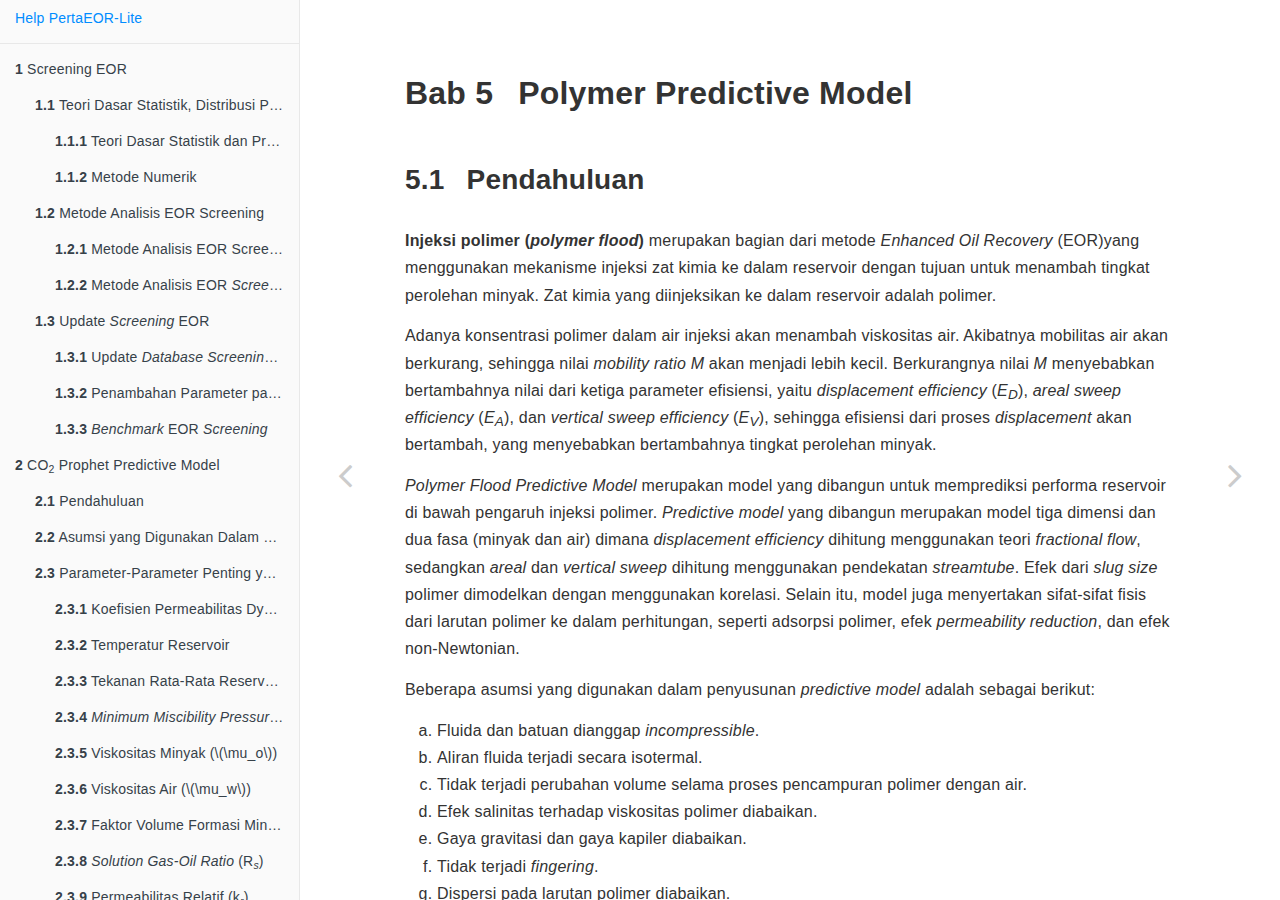
<file: docs/04-polymer.html>
<!DOCTYPE html>
<html lang="" xml:lang="">
<head>

  <meta charset="utf-8" />
  <meta http-equiv="X-UA-Compatible" content="IE=edge" />
  <title>Bab 5 Polymer Predictive Model | Technical Guide PertaEOR-Lite</title>
  <meta name="description" content="Bab 5 Polymer Predictive Model | Technical Guide PertaEOR-Lite" />
  <meta name="generator" content="bookdown 0.21 and GitBook 2.6.7" />

  <meta property="og:title" content="Bab 5 Polymer Predictive Model | Technical Guide PertaEOR-Lite" />
  <meta property="og:type" content="book" />
  
  <meta property="og:image" content="images/PertaEOR.png" />
  
  

  <meta name="twitter:card" content="summary" />
  <meta name="twitter:title" content="Bab 5 Polymer Predictive Model | Technical Guide PertaEOR-Lite" />
  
  
  <meta name="twitter:image" content="images/PertaEOR.png" />

<meta name="author" content="PT LAPI ITB &amp; PERTAMINA INV" />


<meta name="date" content="2021-03-14" />

  <meta name="viewport" content="width=device-width, initial-scale=1" />
  <meta name="apple-mobile-web-app-capable" content="yes" />
  <meta name="apple-mobile-web-app-status-bar-style" content="black" />
  
  
<link rel="prev" href="03-chemical.html"/>
<link rel="next" href="05-co2miscible.html"/>
<script src="libs/jquery-2.2.3/jquery.min.js"></script>
<link href="libs/gitbook-2.6.7/css/style.css" rel="stylesheet" />
<link href="libs/gitbook-2.6.7/css/plugin-table.css" rel="stylesheet" />
<link href="libs/gitbook-2.6.7/css/plugin-bookdown.css" rel="stylesheet" />
<link href="libs/gitbook-2.6.7/css/plugin-highlight.css" rel="stylesheet" />
<link href="libs/gitbook-2.6.7/css/plugin-search.css" rel="stylesheet" />
<link href="libs/gitbook-2.6.7/css/plugin-fontsettings.css" rel="stylesheet" />
<link href="libs/gitbook-2.6.7/css/plugin-clipboard.css" rel="stylesheet" />









<script src="libs/accessible-code-block-0.0.1/empty-anchor.js"></script>



<link rel="stylesheet" href="style.css" type="text/css" />
</head>

<body>



  <div class="book without-animation with-summary font-size-2 font-family-1" data-basepath=".">

    <div class="book-summary">
      <nav role="navigation">

<ul class="summary">
<li><a href="./">Help PertaEOR-Lite</a></li>

<li class="divider"></li>
<li class="chapter" data-level="1" data-path="00-screening.html"><a href="00-screening.html"><i class="fa fa-check"></i><b>1</b> Screening EOR</a><ul>
<li class="chapter" data-level="1.1" data-path="00-screening.html"><a href="00-screening.html#teori-dasar-statistik-distribusi-probabilitas-dan-metode-numerik"><i class="fa fa-check"></i><b>1.1</b> Teori Dasar Statistik, Distribusi Probabilitas, dan Metode Numerik</a><ul>
<li class="chapter" data-level="1.1.1" data-path="00-screening.html"><a href="00-screening.html#teori-dasar-statistik-dan-probabilitas"><i class="fa fa-check"></i><b>1.1.1</b> Teori Dasar Statistik dan Probabilitas</a></li>
<li class="chapter" data-level="1.1.2" data-path="00-screening.html"><a href="00-screening.html#metode-numerik"><i class="fa fa-check"></i><b>1.1.2</b> Metode Numerik</a></li>
</ul></li>
<li class="chapter" data-level="1.2" data-path="00-screening.html"><a href="00-screening.html#metode-analisis-eor-screening"><i class="fa fa-check"></i><b>1.2</b> Metode Analisis EOR Screening</a><ul>
<li class="chapter" data-level="1.2.1" data-path="00-screening.html"><a href="00-screening.html#metode-analisis-eor-screening-untuk-input-data-single-value"><i class="fa fa-check"></i><b>1.2.1</b> Metode Analisis EOR Screening Untuk <em>Input</em> Data <em>Single-Value</em></a></li>
<li class="chapter" data-level="1.2.2" data-path="00-screening.html"><a href="00-screening.html#metode-analisis-eor-screening-untuk-input-data-distribusi"><i class="fa fa-check"></i><b>1.2.2</b> Metode Analisis EOR <em>Screening</em> Untuk <em>Input</em> Data Distribusi</a></li>
</ul></li>
<li class="chapter" data-level="1.3" data-path="00-screening.html"><a href="00-screening.html#update-screening-eor"><i class="fa fa-check"></i><b>1.3</b> Update <em>Screening</em> EOR</a><ul>
<li class="chapter" data-level="1.3.1" data-path="00-screening.html"><a href="00-screening.html#update-database-screening-eor"><i class="fa fa-check"></i><b>1.3.1</b> Update <em>Database</em> <em>Screening</em> EOR</a></li>
<li class="chapter" data-level="1.3.2" data-path="00-screening.html"><a href="00-screening.html#penambahan-parameter-pada-screening-eor"><i class="fa fa-check"></i><b>1.3.2</b> Penambahan Parameter pada <em>Screening</em> EOR</a></li>
<li class="chapter" data-level="1.3.3" data-path="00-screening.html"><a href="00-screening.html#benchmark-eor-screening"><i class="fa fa-check"></i><b>1.3.3</b> <em>Benchmark</em> EOR <em>Screening</em></a></li>
</ul></li>
</ul></li>
<li class="chapter" data-level="2" data-path="01-prophet.html"><a href="01-prophet.html"><i class="fa fa-check"></i><b>2</b> CO<sub>2</sub> Prophet Predictive Model</a><ul>
<li class="chapter" data-level="2.1" data-path="01-prophet.html"><a href="01-prophet.html#pendahuluan"><i class="fa fa-check"></i><b>2.1</b> Pendahuluan</a></li>
<li class="chapter" data-level="2.2" data-path="01-prophet.html"><a href="01-prophet.html#asumsi-yang-digunakan-dalam-model"><i class="fa fa-check"></i><b>2.2</b> Asumsi yang Digunakan Dalam Model</a></li>
<li class="chapter" data-level="2.3" data-path="01-prophet.html"><a href="01-prophet.html#parameter-parameter-penting-yang-digunakan-dalam-model"><i class="fa fa-check"></i><b>2.3</b> Parameter-Parameter Penting yang Digunakan Dalam Model</a><ul>
<li class="chapter" data-level="2.3.1" data-path="01-prophet.html"><a href="01-prophet.html#koefisien-permeabilitas-dykstra-parsons"><i class="fa fa-check"></i><b>2.3.1</b> Koefisien Permeabilitas Dykstra-Parsons</a></li>
<li class="chapter" data-level="2.3.2" data-path="01-prophet.html"><a href="01-prophet.html#temperatur-reservoir"><i class="fa fa-check"></i><b>2.3.2</b> Temperatur Reservoir</a></li>
<li class="chapter" data-level="2.3.3" data-path="01-prophet.html"><a href="01-prophet.html#tekanan-rata-rata-reservoir-average-reservoir-pressure"><i class="fa fa-check"></i><b>2.3.3</b> Tekanan Rata-Rata Reservoir (<em>Average Reservoir Pressure</em>)</a></li>
<li class="chapter" data-level="2.3.4" data-path="01-prophet.html"><a href="01-prophet.html#minimum-miscibility-pressure-mmp"><i class="fa fa-check"></i><b>2.3.4</b> <em>Minimum Miscibility Pressure (MMP)</em></a></li>
<li class="chapter" data-level="2.3.5" data-path="01-prophet.html"><a href="01-prophet.html#viskositas-minyak-mu_o"><i class="fa fa-check"></i><b>2.3.5</b> Viskositas Minyak (<span class="math inline">\(\mu_o\)</span>)</a></li>
<li class="chapter" data-level="2.3.6" data-path="01-prophet.html"><a href="01-prophet.html#viskositas-air-mu_w"><i class="fa fa-check"></i><b>2.3.6</b> Viskositas Air (<span class="math inline">\(\mu_w\)</span>)</a></li>
<li class="chapter" data-level="2.3.7" data-path="01-prophet.html"><a href="01-prophet.html#faktor-volume-formasi-minyak-bo"><i class="fa fa-check"></i><b>2.3.7</b> Faktor Volume Formasi Minyak (B<sub><em>o</em></sub>)</a></li>
<li class="chapter" data-level="2.3.8" data-path="01-prophet.html"><a href="01-prophet.html#solution-gas-oil-ratio-rs"><i class="fa fa-check"></i><b>2.3.8</b> <em>Solution Gas-Oil Ratio</em> (R<sub><em>s</em></sub>)</a></li>
<li class="chapter" data-level="2.3.9" data-path="01-prophet.html"><a href="01-prophet.html#permeabilitas-relatif-kr"><i class="fa fa-check"></i><b>2.3.9</b> Permeabilitas Relatif (k<sub><em>r</em></sub>)</a></li>
<li class="chapter" data-level="2.3.10" data-path="01-prophet.html"><a href="01-prophet.html#waterco2-injection-ratio"><i class="fa fa-check"></i><b>2.3.10</b> <em>Water/CO<sub>2</sub> Injection Ratio</em></a></li>
<li class="chapter" data-level="2.3.11" data-path="01-prophet.html"><a href="01-prophet.html#mixing-parameter-omega"><i class="fa fa-check"></i><b>2.3.11</b> <em>Mixing Parameter (<span class="math inline">\(\omega\)</span>)</em></a></li>
</ul></li>
<li class="chapter" data-level="2.4" data-path="01-prophet.html"><a href="01-prophet.html#tiga-kondisi-aliran-fluida"><i class="fa fa-check"></i><b>2.4</b> Tiga Kondisi Aliran Fluida</a><ul>
<li class="chapter" data-level="2.4.1" data-path="01-prophet.html"><a href="01-prophet.html#immiscible-flow"><i class="fa fa-check"></i><b>2.4.1</b> <em>Immiscible Flow</em></a></li>
<li class="chapter" data-level="2.4.2" data-path="01-prophet.html"><a href="01-prophet.html#miscible-flow"><i class="fa fa-check"></i><b>2.4.2</b> <em>Miscible Flow</em></a></li>
<li class="chapter" data-level="2.4.3" data-path="01-prophet.html"><a href="01-prophet.html#partially-miscible-flow"><i class="fa fa-check"></i><b>2.4.3</b> <em>Partially Miscible Flow</em></a></li>
</ul></li>
<li class="chapter" data-level="2.5" data-path="01-prophet.html"><a href="01-prophet.html#hasil-perhitungan-dan-tampilan-perangkat-lunak"><i class="fa fa-check"></i><b>2.5</b> Hasil Perhitungan dan Tampilan Perangkat Lunak</a></li>
</ul></li>
<li class="chapter" data-level="3" data-path="02-waterflood.html"><a href="02-waterflood.html"><i class="fa fa-check"></i><b>3</b> Waterflood Predictive Model</a><ul>
<li class="chapter" data-level="3.1" data-path="02-waterflood.html"><a href="02-waterflood.html#pendahuluan-1"><i class="fa fa-check"></i><b>3.1</b> Pendahuluan</a></li>
<li class="chapter" data-level="3.2" data-path="02-waterflood.html"><a href="02-waterflood.html#teori-frontal-displacement-untuk-waterflooding"><i class="fa fa-check"></i><b>3.2</b> Teori <em>Frontal Displacement</em> Untuk <em>Waterflooding</em></a><ul>
<li class="chapter" data-level="3.2.1" data-path="02-waterflood.html"><a href="02-waterflood.html#teori-fractional-flow-untuk-waterflooding"><i class="fa fa-check"></i><b>3.2.1</b> Teori <em>Fractional Flow</em> Untuk <em>Waterflooding</em></a></li>
<li class="chapter" data-level="3.2.2" data-path="02-waterflood.html"><a href="02-waterflood.html#teori-frontal-advance-untuk-waterflooding"><i class="fa fa-check"></i><b>3.2.2</b> Teori <em>Frontal Advance</em> Untuk <em>Waterflooding</em></a></li>
<li class="chapter" data-level="3.2.3" data-path="02-waterflood.html"><a href="02-waterflood.html#penentuan-parameter-left-fracpartial-f_wpartial-s_w-right_s_w-dan-saturasi-air-rata-rata-reservoir-bar-s_w"><i class="fa fa-check"></i><b>3.2.3</b> Penentuan parameter <span class="math inline">\(\left( \frac{\partial f_w}{\partial S_w} \right)_{S_w}\)</span> dan Saturasi Air Rata-Rata Reservoir (<span class="math inline">\(\bar S_w\)</span>)</a></li>
</ul></li>
<li class="chapter" data-level="3.3" data-path="02-waterflood.html"><a href="02-waterflood.html#penentuan-parameter-efisiensi-waterflooding"><i class="fa fa-check"></i><b>3.3</b> Penentuan Parameter Efisiensi <em>Waterflooding</em></a><ul>
<li class="chapter" data-level="3.3.1" data-path="02-waterflood.html"><a href="02-waterflood.html#displacement-efficiency-ed"><i class="fa fa-check"></i><b>3.3.1</b> <em>Displacement Efficiency</em> (E<sub>D</sub>)</a></li>
<li class="chapter" data-level="3.3.2" data-path="02-waterflood.html"><a href="02-waterflood.html#areal-sweep-efficiency-ea"><i class="fa fa-check"></i><b>3.3.2</b> <em>Areal Sweep Efficiency</em> (E<sub>A</sub>)</a></li>
<li class="chapter" data-level="3.3.3" data-path="02-waterflood.html"><a href="02-waterflood.html#vertical-sweep-efficiency-ev"><i class="fa fa-check"></i><b>3.3.3</b> <em>Vertical Sweep Efficiency</em> (E<sub>V</sub>)</a></li>
</ul></li>
<li class="chapter" data-level="3.4" data-path="02-waterflood.html"><a href="02-waterflood.html#persamaan-persamaan-yang-digunakan-dalam-prediksi-performa-waterflooding"><i class="fa fa-check"></i><b>3.4</b> Persamaan-Persamaan yang Digunakan Dalam Prediksi Performa <em>Waterflooding</em></a></li>
<li class="chapter" data-level="3.5" data-path="02-waterflood.html"><a href="02-waterflood.html#persamaan-persamaan-dasar-dan-nilai-default-yang-digunakan-dalam-predictive-model"><i class="fa fa-check"></i><b>3.5</b> Persamaan-Persamaan Dasar dan Nilai <em>Default</em> yang Digunakan Dalam <em>Predictive Model</em></a><ul>
<li class="chapter" data-level="3.5.1" data-path="02-waterflood.html"><a href="02-waterflood.html#viskositas-minyak"><i class="fa fa-check"></i><b>3.5.1</b> Viskositas Minyak</a></li>
<li class="chapter" data-level="3.5.2" data-path="02-waterflood.html"><a href="02-waterflood.html#solution-gas-oil-ratio"><i class="fa fa-check"></i><b>3.5.2</b> <em>SolUtion Gas-Oil Ratio</em></a></li>
<li class="chapter" data-level="3.5.3" data-path="02-waterflood.html"><a href="02-waterflood.html#faktor-volume-formasi-minyak"><i class="fa fa-check"></i><b>3.5.3</b> Faktor Volume Formasi Minyak</a></li>
<li class="chapter" data-level="3.5.4" data-path="02-waterflood.html"><a href="02-waterflood.html#permeabilitas-relatif"><i class="fa fa-check"></i><b>3.5.4</b> Permeabilitas Relatif</a></li>
<li class="chapter" data-level="3.5.5" data-path="02-waterflood.html"><a href="02-waterflood.html#nilai-default-parameter-yang-digunakan-dalam-model"><i class="fa fa-check"></i><b>3.5.5</b> Nilai <em>Default</em> Parameter yang Digunakan Dalam Model</a></li>
</ul></li>
</ul></li>
<li class="chapter" data-level="4" data-path="03-chemical.html"><a href="03-chemical.html"><i class="fa fa-check"></i><b>4</b> Chemical Flood Predictive Model</a><ul>
<li class="chapter" data-level="4.1" data-path="03-chemical.html"><a href="03-chemical.html#pendahuluan-2"><i class="fa fa-check"></i><b>4.1</b> Pendahuluan</a></li>
<li class="chapter" data-level="4.2" data-path="03-chemical.html"><a href="03-chemical.html#tinjauan-sifat-fisis-dan-mekanisme-kerja-dari-surfaktan-dan-alkali"><i class="fa fa-check"></i><b>4.2</b> Tinjauan Sifat Fisis dan Mekanisme Kerja Dari Surfaktan dan Alkali</a><ul>
<li class="chapter" data-level="4.2.1" data-path="03-chemical.html"><a href="03-chemical.html#sifat-fisis-dan-mekanisme-kerja-surfaktan"><i class="fa fa-check"></i><b>4.2.1</b> Sifat Fisis dan Mekanisme Kerja Surfaktan</a></li>
<li class="chapter" data-level="4.2.2" data-path="03-chemical.html"><a href="03-chemical.html#sifat-fisis-dan-mekanisme-kerja-alkali"><i class="fa fa-check"></i><b>4.2.2</b> Sifat Fisis dan Mekanisme Kerja Alkali</a></li>
</ul></li>
<li class="chapter" data-level="4.3" data-path="03-chemical.html"><a href="03-chemical.html#mekanisme-proses-injeksi-kimia"><i class="fa fa-check"></i><b>4.3</b> Mekanisme Proses Injeksi Kimia</a></li>
<li class="chapter" data-level="4.4" data-path="03-chemical.html"><a href="03-chemical.html#asumsi-dan-batasan-dalam-predictive-model"><i class="fa fa-check"></i><b>4.4</b> Asumsi dan Batasan Dalam <em>Predictive Model</em></a></li>
<li class="chapter" data-level="4.5" data-path="03-chemical.html"><a href="03-chemical.html#konsep-dan-algoritma-yang-digunakan-dalam-predictive-model"><i class="fa fa-check"></i><b>4.5</b> Konsep dan Algoritma yang Digunakan Dalam <em>Predictive Model</em></a><ul>
<li class="chapter" data-level="4.5.1" data-path="03-chemical.html"><a href="03-chemical.html#perhitungan-target-oil"><i class="fa fa-check"></i><b>4.5.1</b> Perhitungan <em>Target Oil</em></a></li>
</ul></li>
<li class="chapter" data-level="4.6" data-path="03-chemical.html"><a href="03-chemical.html#laju-alir-dan-bilangan-kapiler"><i class="fa fa-check"></i><b>4.6</b> Laju Alir dan Bilangan Kapiler</a><ul>
<li class="chapter" data-level="4.6.1" data-path="03-chemical.html"><a href="03-chemical.html#surfactant-retention-pada-batuan-sandstone"><i class="fa fa-check"></i><b>4.6.1</b> <em>Surfactant Retention</em> Pada Batuan <em>Sandstone</em></a></li>
<li class="chapter" data-level="4.6.2" data-path="03-chemical.html"><a href="03-chemical.html#perhitungan-oil-recovery"><i class="fa fa-check"></i><b>4.6.2</b> Perhitungan <em>Oil Recovery</em></a></li>
<li class="chapter" data-level="4.6.3" data-path="03-chemical.html"><a href="03-chemical.html#karakteristik-produksi-minyak-dan-koreksi-terhadap-crossflow"><i class="fa fa-check"></i><b>4.6.3</b> Karakteristik Produksi Minyak dan Koreksi Terhadap <em>Crossflow</em></a></li>
<li class="chapter" data-level="4.6.4" data-path="03-chemical.html"><a href="03-chemical.html#karakteristik-injeksi-kimia"><i class="fa fa-check"></i><b>4.6.4</b> Karakteristik Injeksi Kimia</a></li>
<li class="chapter" data-level="4.6.5" data-path="03-chemical.html"><a href="03-chemical.html#modifikasi-predictive-model-untuk-caustic-dan-caustic-polymer-flood"><i class="fa fa-check"></i><b>4.6.5</b> Modifikasi <em>Predictive Model</em> Untuk <em>Caustic</em> dan <em>Caustic-Polymer Flood</em></a></li>
</ul></li>
<li class="chapter" data-level="4.7" data-path="03-chemical.html"><a href="03-chemical.html#persamaan-persamaan-dasar-dan-nilai-default-yang-digunakan-dalam-model"><i class="fa fa-check"></i><b>4.7</b> Persamaan-Persamaan Dasar dan Nilai <em>Default</em> yang Digunakan Dalam Model</a><ul>
<li class="chapter" data-level="4.7.1" data-path="03-chemical.html"><a href="03-chemical.html#viskositas-minyak-1"><i class="fa fa-check"></i><b>4.7.1</b> Viskositas Minyak</a></li>
<li class="chapter" data-level="4.7.2" data-path="03-chemical.html"><a href="03-chemical.html#solution-gas-oil-ratio-1"><i class="fa fa-check"></i><b>4.7.2</b> <em>Solution Gas-Oil Ratio</em></a></li>
<li class="chapter" data-level="4.7.3" data-path="03-chemical.html"><a href="03-chemical.html#faktor-volume-formasi-minyak-1"><i class="fa fa-check"></i><b>4.7.3</b> Faktor Volume Formasi Minyak</a></li>
<li class="chapter" data-level="4.7.4" data-path="03-chemical.html"><a href="03-chemical.html#permeabilitas-relatif-dan-fraksi-aliran-air"><i class="fa fa-check"></i><b>4.7.4</b> Permeabilitas Relatif dan Fraksi Aliran Air</a></li>
<li class="chapter" data-level="4.7.5" data-path="03-chemical.html"><a href="03-chemical.html#nilai-default-yang-dignakan-dalam-predictive-model"><i class="fa fa-check"></i><b>4.7.5</b> Nilai <em>Default</em> yang Dignakan Dalam <em>Predictive Model</em></a></li>
</ul></li>
<li class="chapter" data-level="4.8" data-path="03-chemical.html"><a href="03-chemical.html#penambahan-jenis-pattern-pada-injeksi-kimia"><i class="fa fa-check"></i><b>4.8</b> Penambahan Jenis <em>Pattern</em> pada Injeksi Kimia</a><ul>
<li class="chapter" data-level="4.8.1" data-path="03-chemical.html"><a href="03-chemical.html#injeksi-kimia"><i class="fa fa-check"></i><b>4.8.1</b> Injeksi Kimia</a></li>
<li class="chapter" data-level="4.8.2" data-path="03-chemical.html"><a href="03-chemical.html#penentuan-pola-sumur-injeksi"><i class="fa fa-check"></i><b>4.8.2</b> Penentuan Pola Sumur Injeksi</a></li>
<li class="chapter" data-level="4.8.3" data-path="03-chemical.html"><a href="03-chemical.html#sejarah-injeksi-kimia"><i class="fa fa-check"></i><b>4.8.3</b> Sejarah Injeksi Kimia</a></li>
<li class="chapter" data-level="4.8.4" data-path="03-chemical.html"><a href="03-chemical.html#derivasi-persamaan-model-pattern-injeksi-kimia"><i class="fa fa-check"></i><b>4.8.4</b> Derivasi Persamaan Model <em>Pattern</em> Injeksi Kimia</a></li>
<li class="chapter" data-level="4.8.5" data-path="03-chemical.html"><a href="03-chemical.html#simulasi-sintetik-injeksi-kimia"><i class="fa fa-check"></i><b>4.8.5</b> Simulasi Sintetik Injeksi Kimia</a></li>
</ul></li>
</ul></li>
<li class="chapter" data-level="5" data-path="04-polymer.html"><a href="04-polymer.html"><i class="fa fa-check"></i><b>5</b> Polymer Predictive Model</a><ul>
<li class="chapter" data-level="5.1" data-path="04-polymer.html"><a href="04-polymer.html#pendahuluan-3"><i class="fa fa-check"></i><b>5.1</b> Pendahuluan</a></li>
<li class="chapter" data-level="5.2" data-path="04-polymer.html"><a href="04-polymer.html#teori-fractional-flow"><i class="fa fa-check"></i><b>5.2</b> Teori <em>Fractional Flow</em></a><ul>
<li class="chapter" data-level="5.2.1" data-path="04-polymer.html"><a href="04-polymer.html#penentuan-nilai-saturasi-air-rata-rata-di-reservoir-selama-periode-injeksi-polimer"><i class="fa fa-check"></i><b>5.2.1</b> Penentuan Nilai Saturasi Air Rata-Rata di Reservoir Selama Periode Injeksi Polimer</a></li>
<li class="chapter" data-level="5.2.2" data-path="04-polymer.html"><a href="04-polymer.html#rangkuman-persamaan-persamaan-yang-digunakan-dalam-teori-fractional-flow"><i class="fa fa-check"></i><b>5.2.2</b> Rangkuman Persamaan-Persamaan yang Digunakan Dalam Teori <em>Fractional Flow</em></a></li>
</ul></li>
<li class="chapter" data-level="5.3" data-path="04-polymer.html"><a href="04-polymer.html#metode-perhitungan-areal-dan-vertical-sweep-efficiency-menggunakan-pendekatan-streamtube"><i class="fa fa-check"></i><b>5.3</b> Metode Perhitungan <em>Areal</em> dan <em>Vertical Sweep Efficiency</em> Menggunakan Pendekatan <em>Streamtube</em></a></li>
<li class="chapter" data-level="5.4" data-path="04-polymer.html"><a href="04-polymer.html#perhitungan-injectivity"><i class="fa fa-check"></i><b>5.4</b> Perhitungan <em>Injectivity</em></a></li>
<li class="chapter" data-level="5.5" data-path="04-polymer.html"><a href="04-polymer.html#penentuan-nilai-permeabilitas-di-setiap-lapisan-reservoir"><i class="fa fa-check"></i><b>5.5</b> Penentuan Nilai Permeabilitas di Setiap Lapisan Reservoir</a></li>
<li class="chapter" data-level="5.6" data-path="04-polymer.html"><a href="04-polymer.html#koreksi-terhadap-pengaruh-slug-polimer"><i class="fa fa-check"></i><b>5.6</b> Koreksi Terhadap Pengaruh <em>Slug</em> Polimer</a></li>
<li class="chapter" data-level="5.7" data-path="04-polymer.html"><a href="04-polymer.html#pengaruh-sifat-fisis-larutan-polimer-terhadap-performa-injeksi-polimer"><i class="fa fa-check"></i><b>5.7</b> Pengaruh Sifat Fisis Larutan Polimer Terhadap Performa Injeksi Polimer</a><ul>
<li class="chapter" data-level="5.7.1" data-path="04-polymer.html"><a href="04-polymer.html#efek-pengurangan-permeabilitas-untuk-fasa-aqueous"><i class="fa fa-check"></i><b>5.7.1</b> Efek Pengurangan Permeabilitas Untuk Fasa <em>Aqueous</em></a></li>
<li class="chapter" data-level="5.7.2" data-path="04-polymer.html"><a href="04-polymer.html#efek-aliran-non-newtonian-larutan-polimer-di-daerah-sekitar-sumur-injeksi"><i class="fa fa-check"></i><b>5.7.2</b> Efek Aliran <em>Non-Newtonian</em> Larutan Polimer di Daerah Sekitar Sumur Injeksi</a></li>
</ul></li>
<li class="chapter" data-level="5.8" data-path="04-polymer.html"><a href="04-polymer.html#persamaan-persamaan-dasar-yang-digunakan-dalam-predictive-model"><i class="fa fa-check"></i><b>5.8</b> Persamaan-Persamaan Dasar yang Digunakan Dalam <em>Predictive Model</em></a><ul>
<li class="chapter" data-level="5.8.1" data-path="04-polymer.html"><a href="04-polymer.html#viskositas-minyak-2"><i class="fa fa-check"></i><b>5.8.1</b> Viskositas Minyak</a></li>
<li class="chapter" data-level="5.8.2" data-path="04-polymer.html"><a href="04-polymer.html#solution-gas-oil-ratio-2"><i class="fa fa-check"></i><b>5.8.2</b> <em>Solution Gas-Oil Ratio</em></a></li>
<li class="chapter" data-level="5.8.3" data-path="04-polymer.html"><a href="04-polymer.html#faktor-volume-formasi-minyak-2"><i class="fa fa-check"></i><b>5.8.3</b> Faktor Volume Formasi Minyak</a></li>
<li class="chapter" data-level="5.8.4" data-path="04-polymer.html"><a href="04-polymer.html#faktor-volume-formasi-air"><i class="fa fa-check"></i><b>5.8.4</b> Faktor Volume Formasi Air</a></li>
<li class="chapter" data-level="5.8.5" data-path="04-polymer.html"><a href="04-polymer.html#permeabilitas-relatf-dan-fraksi-aliran-air"><i class="fa fa-check"></i><b>5.8.5</b> Permeabilitas Relatf dan Fraksi Aliran Air</a></li>
<li class="chapter" data-level="5.8.6" data-path="04-polymer.html"><a href="04-polymer.html#persamaan-persamaan-dasar-dan-nilai-default-yang-digunakan"><i class="fa fa-check"></i><b>5.8.6</b> Persamaan-Persamaan Dasar dan Nilai <em>Default</em> yang Digunakan</a></li>
</ul></li>
</ul></li>
<li class="chapter" data-level="6" data-path="05-co2miscible.html"><a href="05-co2miscible.html"><i class="fa fa-check"></i><b>6</b> CO<sub>2</sub> Miscible Predictive Model</a><ul>
<li class="chapter" data-level="6.1" data-path="05-co2miscible.html"><a href="05-co2miscible.html#pendahuluan-4"><i class="fa fa-check"></i><b>6.1</b> Pendahuluan</a><ul>
<li class="chapter" data-level="6.1.1" data-path="05-co2miscible.html"><a href="05-co2miscible.html#kondisi-pvt"><i class="fa fa-check"></i><b>6.1.1</b> Kondisi PVT</a></li>
<li class="chapter" data-level="6.1.2" data-path="05-co2miscible.html"><a href="05-co2miscible.html#wettability"><i class="fa fa-check"></i><b>6.1.2</b> Wettability</a></li>
<li class="chapter" data-level="6.1.3" data-path="05-co2miscible.html"><a href="05-co2miscible.html#keuntungan-dan-kerugian-melakukan-injeksi-co2"><i class="fa fa-check"></i><b>6.1.3</b> Keuntungan dan Kerugian Melakukan Injeksi CO<sub>2</sub></a></li>
</ul></li>
<li class="chapter" data-level="6.2" data-path="05-co2miscible.html"><a href="05-co2miscible.html#miscible-co2-predictive-model"><i class="fa fa-check"></i><b>6.2</b> <em>Miscible CO<sub>2</sub> Predictive Model</em></a><ul>
<li class="chapter" data-level="6.2.1" data-path="05-co2miscible.html"><a href="05-co2miscible.html#sifat-sifat-fisik-fluida"><i class="fa fa-check"></i><b>6.2.1</b> Sifat-Sifat Fisik Fluida</a></li>
<li class="chapter" data-level="6.2.2" data-path="05-co2miscible.html"><a href="05-co2miscible.html#fractional-flow-model"><i class="fa fa-check"></i><b>6.2.2</b> <em>Fractional Flow</em> Model</a></li>
<li class="chapter" data-level="6.2.3" data-path="05-co2miscible.html"><a href="05-co2miscible.html#parameter-parameter-performa-miscible-co2"><i class="fa fa-check"></i><b>6.2.3</b> Parameter-Parameter Performa <em>Miscible</em> CO<sub>2</sub></a></li>
</ul></li>
</ul></li>
<li class="chapter" data-level="7" data-path="06-co2immiscible.html"><a href="06-co2immiscible.html"><i class="fa fa-check"></i><b>7</b> CO<sub>2</sub> Immiscible Predictive Model</a><ul>
<li class="chapter" data-level="7.1" data-path="06-co2immiscible.html"><a href="06-co2immiscible.html#pendahuluan-5"><i class="fa fa-check"></i><b>7.1</b> Pendahuluan</a><ul>
<li class="chapter" data-level="7.1.1" data-path="06-co2immiscible.html"><a href="06-co2immiscible.html#mekanisme-pendesakan-secara-immiscible"><i class="fa fa-check"></i><b>7.1.1</b> Mekanisme Pendesakan Secara <em>Immiscible</em></a></li>
</ul></li>
<li class="chapter" data-level="7.2" data-path="06-co2immiscible.html"><a href="06-co2immiscible.html#immiscible-co2-predictive-model"><i class="fa fa-check"></i><b>7.2</b> <em>Immiscible</em> CO<sub>2</sub> <em>Predictive Model</em></a><ul>
<li class="chapter" data-level="7.2.1" data-path="06-co2immiscible.html"><a href="06-co2immiscible.html#sifat-sifat-fisik-fluida-1"><i class="fa fa-check"></i><b>7.2.1</b> Sifat-Sifat Fisik Fluida</a></li>
<li class="chapter" data-level="7.2.2" data-path="06-co2immiscible.html"><a href="06-co2immiscible.html#fractional-flow-model-1"><i class="fa fa-check"></i><b>7.2.2</b> <em>Fractional Flow Model</em></a></li>
<li class="chapter" data-level="7.2.3" data-path="06-co2immiscible.html"><a href="06-co2immiscible.html#material-balance-equation"><i class="fa fa-check"></i><b>7.2.3</b> <em>Material Balance Equation</em></a></li>
<li class="chapter" data-level="7.2.4" data-path="06-co2immiscible.html"><a href="06-co2immiscible.html#parameter-parameter-performa-immiscible-co2"><i class="fa fa-check"></i><b>7.2.4</b> Parameter-Parameter Performa <em>Immiscible</em> CO<sub>2</sub></a></li>
</ul></li>
</ul></li>
<li class="chapter" data-level="8" data-path="07-steam.html"><a href="07-steam.html"><i class="fa fa-check"></i><b>8</b> Steamflood Predictive Model</a><ul>
<li class="chapter" data-level="8.1" data-path="07-steam.html"><a href="07-steam.html#pendahuluan-6"><i class="fa fa-check"></i><b>8.1</b> Pendahuluan</a></li>
<li class="chapter" data-level="8.2" data-path="07-steam.html"><a href="07-steam.html#fenomena-heat-loss"><i class="fa fa-check"></i><b>8.2</b> Fenomena <em>Heat Loss</em></a><ul>
<li class="chapter" data-level="8.2.1" data-path="07-steam.html"><a href="07-steam.html#fenomena-heat-loss-di-pipa-permukaan"><i class="fa fa-check"></i><b>8.2.1</b> Fenomena <em>Heat Loss</em> di Pipa Permukaan</a></li>
<li class="chapter" data-level="8.2.2" data-path="07-steam.html"><a href="07-steam.html#fenomena-heat-loss-di-sumur-injeksi"><i class="fa fa-check"></i><b>8.2.2</b> Fenomena <em>Heat Loss</em> di Sumur Injeksi</a></li>
</ul></li>
<li class="chapter" data-level="8.3" data-path="07-steam.html"><a href="07-steam.html#perhitungan-sejumlah-parameter-penting-yang-digunakan-dalam-predictive-model"><i class="fa fa-check"></i><b>8.3</b> Perhitungan Sejumlah Parameter Penting yang Digunakan Dalam <em>Predictive Model</em></a><ul>
<li class="chapter" data-level="8.3.1" data-path="07-steam.html"><a href="07-steam.html#permeabilitas-relatif-tiga-fasa"><i class="fa fa-check"></i><b>8.3.1</b> Permeabilitas Relatif Tiga Fasa</a></li>
<li class="chapter" data-level="8.3.2" data-path="07-steam.html"><a href="07-steam.html#pembagian-daerah-reservoir"><i class="fa fa-check"></i><b>8.3.2</b> Pembagian Daerah Reservoir</a></li>
<li class="chapter" data-level="8.3.3" data-path="07-steam.html"><a href="07-steam.html#initial-injectivity-index"><i class="fa fa-check"></i><b>8.3.3</b> <em>Initial Injectivity Index</em></a></li>
<li class="chapter" data-level="8.3.4" data-path="07-steam.html"><a href="07-steam.html#viskositas-fluida"><i class="fa fa-check"></i><b>8.3.4</b> Viskositas Fluida</a></li>
<li class="chapter" data-level="8.3.5" data-path="07-steam.html"><a href="07-steam.html#solution-gas-oil-ratio-4"><i class="fa fa-check"></i><b>8.3.5</b> <em>Solution Gas-Oil Ratio</em></a></li>
<li class="chapter" data-level="8.3.6" data-path="07-steam.html"><a href="07-steam.html#faktor-volume-formasi-minyak-4"><i class="fa fa-check"></i><b>8.3.6</b> Faktor Volume Formasi Minyak</a></li>
</ul></li>
<li class="chapter" data-level="8.4" data-path="07-steam.html"><a href="07-steam.html#steamflood-predictive-model-1"><i class="fa fa-check"></i><b>8.4</b> <em>Steamflood Predictive Model</em></a><ul>
<li class="chapter" data-level="8.4.1" data-path="07-steam.html"><a href="07-steam.html#metode-williams-metode-stanford-university"><i class="fa fa-check"></i><b>8.4.1</b> Metode Williams (Metode Stanford University)</a></li>
<li class="chapter" data-level="8.4.2" data-path="07-steam.html"><a href="07-steam.html#metode-jones"><i class="fa fa-check"></i><b>8.4.2</b> Metode Jones</a></li>
<li class="chapter" data-level="8.4.3" data-path="07-steam.html"><a href="07-steam.html#model-gomaa"><i class="fa fa-check"></i><b>8.4.3</b> Model Gomaa</a></li>
<li class="chapter" data-level="8.4.4" data-path="07-steam.html"><a href="07-steam.html#model-aydelotte-pope-model-intercomp"><i class="fa fa-check"></i><b>8.4.4</b> Model Aydelotte-Pope (Model Intercomp)</a></li>
</ul></li>
</ul></li>
<li class="chapter" data-level="9" data-path="08-insitu.html"><a href="08-insitu.html"><i class="fa fa-check"></i><b>9</b> In-Situ Combustion Predictive Model</a><ul>
<li class="chapter" data-level="9.1" data-path="08-insitu.html"><a href="08-insitu.html#pendahuluan-7"><i class="fa fa-check"></i><b>9.1</b> Pendahuluan</a></li>
<li class="chapter" data-level="9.2" data-path="08-insitu.html"><a href="08-insitu.html#in-situ-combustion-predictive-model-1"><i class="fa fa-check"></i><b>9.2</b> <em>In-Situ Combustion Predictive Model</em></a><ul>
<li class="chapter" data-level="9.2.1" data-path="08-insitu.html"><a href="08-insitu.html#model-brigham-et-al-untuk-dry-in-situ-combustion"><i class="fa fa-check"></i><b>9.2.1</b> Model Brigham, et al Untuk <em>Dry In-Situ Combustion</em></a></li>
<li class="chapter" data-level="9.2.2" data-path="08-insitu.html"><a href="08-insitu.html#perhitungan-parameter-parameter-penting-ynag-dgunakan-dalam-model"><i class="fa fa-check"></i><b>9.2.2</b> Perhitungan Parameter-Parameter Penting ynag Dgunakan Dalam Model</a></li>
<li class="chapter" data-level="9.2.3" data-path="08-insitu.html"><a href="08-insitu.html#viskositas-minyak-4"><i class="fa fa-check"></i><b>9.2.3</b> Viskositas Minyak</a></li>
<li class="chapter" data-level="9.2.4" data-path="08-insitu.html"><a href="08-insitu.html#parameter-parameter-performa-in-situ-combustion"><i class="fa fa-check"></i><b>9.2.4</b> Parameter-Parameter Performa <em>In-Situ Combustion</em></a></li>
</ul></li>
</ul></li>
<li class="chapter" data-level="10" data-path="09-infill.html"><a href="09-infill.html"><i class="fa fa-check"></i><b>10</b> Infill Drilling Predictive Model</a><ul>
<li class="chapter" data-level="10.1" data-path="09-infill.html"><a href="09-infill.html#pendahuluan-8"><i class="fa fa-check"></i><b>10.1</b> Pendahuluan</a></li>
<li class="chapter" data-level="10.2" data-path="09-infill.html"><a href="09-infill.html#asumsi-yang-digunakan-dalam-predictive-model"><i class="fa fa-check"></i><b>10.2</b> Asumsi yang Digunakan Dalam <em>Predictive Model</em></a></li>
<li class="chapter" data-level="10.3" data-path="09-infill.html"><a href="09-infill.html#analisis-streamtube"><i class="fa fa-check"></i><b>10.3</b> Analisis <em>Streamtube</em></a></li>
<li class="chapter" data-level="10.4" data-path="09-infill.html"><a href="09-infill.html#pemodelan-continuity-reservoir"><i class="fa fa-check"></i><b>10.4</b> Pemodelan <em>Continuity</em> Reservoir</a></li>
<li class="chapter" data-level="10.5" data-path="09-infill.html"><a href="09-infill.html#persamaan-persamaan-dasar-dan-nilai-default-yang-digunakan-dalam-predcitive-model"><i class="fa fa-check"></i><b>10.5</b> Persamaan-Persamaan Dasar dan Nilai <em>Default</em> yang Digunakan Dalam <em>Predcitive Model</em></a><ul>
<li class="chapter" data-level="10.5.1" data-path="09-infill.html"><a href="09-infill.html#viskositas-minyak-5"><i class="fa fa-check"></i><b>10.5.1</b> Viskositas Minyak</a></li>
<li class="chapter" data-level="10.5.2" data-path="09-infill.html"><a href="09-infill.html#solution-gas-oil-ratio-5"><i class="fa fa-check"></i><b>10.5.2</b> <em>Solution Gas-Oil Ratio</em></a></li>
<li class="chapter" data-level="10.5.3" data-path="09-infill.html"><a href="09-infill.html#faktor-volume-formasi-minyak-6"><i class="fa fa-check"></i><b>10.5.3</b> Faktor Volume Formasi Minyak</a></li>
<li class="chapter" data-level="10.5.4" data-path="09-infill.html"><a href="09-infill.html#permeabilitas-relatif-1"><i class="fa fa-check"></i><b>10.5.4</b> Permeabilitas Relatif</a></li>
<li class="chapter" data-level="10.5.5" data-path="09-infill.html"><a href="09-infill.html#nilai-default-yang-digunakan-dalam-predictive-model"><i class="fa fa-check"></i><b>10.5.5</b> Nilai <em>Default</em> yang Digunakan Dalam <em>Predictive Model</em></a></li>
</ul></li>
</ul></li>
<li class="chapter" data-level="11" data-path="10-hc.html"><a href="10-hc.html"><i class="fa fa-check"></i><b>11</b> Hydrocarbon Gas Injection Predictive Model</a><ul>
<li class="chapter" data-level="11.1" data-path="10-hc.html"><a href="10-hc.html#pendahuluan-9"><i class="fa fa-check"></i><b>11.1</b> Pendahuluan</a></li>
<li class="chapter" data-level="11.2" data-path="10-hc.html"><a href="10-hc.html#mekanisme-injeksi-hidrokarbon"><i class="fa fa-check"></i><b>11.2</b> Mekanisme Injeksi Hidrokarbon</a></li>
<li class="chapter" data-level="11.3" data-path="10-hc.html"><a href="10-hc.html#pembuatan-predictive-model"><i class="fa fa-check"></i><b>11.3</b> Pembuatan <em>Predictive Model</em></a></li>
</ul></li>
<li class="chapter" data-level="12" data-path="11-co2hnp.html"><a href="11-co2hnp.html"><i class="fa fa-check"></i><b>12</b> CO<sub>2</sub> Huff &amp; Puff Predictive Model</a><ul>
<li class="chapter" data-level="12.1" data-path="11-co2hnp.html"><a href="11-co2hnp.html#pendahuluan-10"><i class="fa fa-check"></i><b>12.1</b> Pendahuluan</a></li>
<li class="chapter" data-level="12.2" data-path="11-co2hnp.html"><a href="11-co2hnp.html#pembutan-predictive-model"><i class="fa fa-check"></i><b>12.2</b> Pembutan <em>Predictive Model</em></a></li>
</ul></li>
<li class="chapter" data-level="13" data-path="12-chemicalhnp.html"><a href="12-chemicalhnp.html"><i class="fa fa-check"></i><b>13</b> Chemical Injection Huff &amp; Puff Predictive Model</a><ul>
<li class="chapter" data-level="13.1" data-path="12-chemicalhnp.html"><a href="12-chemicalhnp.html#pendahuluan-11"><i class="fa fa-check"></i><b>13.1</b> Pendahuluan</a></li>
<li class="chapter" data-level="13.2" data-path="12-chemicalhnp.html"><a href="12-chemicalhnp.html#mekanisme-injeksi-chemical-huff-and-puff"><i class="fa fa-check"></i><b>13.2</b> Mekanisme Injeksi <em>Chemical Huff and Puff</em></a></li>
<li class="chapter" data-level="13.3" data-path="12-chemicalhnp.html"><a href="12-chemicalhnp.html#pembuatan-model-prediktif"><i class="fa fa-check"></i><b>13.3</b> Pembuatan Model Prediktif</a></li>
</ul></li>
</ul>

      </nav>
    </div>

    <div class="book-body">
      <div class="body-inner">
        <div class="book-header" role="navigation">
          <h1>
            <i class="fa fa-circle-o-notch fa-spin"></i><a href="./">Technical Guide PertaEOR-Lite</a>
          </h1>
        </div>

        <div class="page-wrapper" tabindex="-1" role="main">
          <div class="page-inner">

            <section class="normal" id="section-">
<div id="polymer-predictive-model" class="section level1">
<h1><span class="header-section-number">Bab 5</span> Polymer Predictive Model</h1>
<div id="pendahuluan-3" class="section level2">
<h2><span class="header-section-number">5.1</span> Pendahuluan</h2>
<p><strong>Injeksi polimer (<em>polymer flood</em>)</strong> merupakan bagian dari metode <em>Enhanced Oil Recovery</em> (EOR)yang menggunakan mekanisme injeksi zat kimia ke dalam reservoir dengan tujuan untuk menambah tingkat perolehan minyak. Zat kimia yang diinjeksikan ke dalam reservoir adalah
polimer.</p>
<p>Adanya konsentrasi polimer dalam air injeksi akan menambah viskositas air. Akibatnya mobilitas air akan berkurang, sehingga nilai <em>mobility ratio M</em> akan menjadi lebih kecil. Berkurangnya nilai <em>M</em> menyebabkan bertambahnya nilai dari ketiga parameter efisiensi, yaitu <em>displacement efficiency</em> (<em>E<sub>D</sub></em>), <em>areal sweep efficiency</em> (<em>E<sub>A</sub></em>), dan <em>vertical sweep efficiency</em> (<em>E<sub>V</sub></em>), sehingga efisiensi dari proses <em>displacement</em> akan bertambah, yang menyebabkan bertambahnya tingkat perolehan minyak.</p>
<p><em>Polymer Flood Predictive Model</em> merupakan model yang dibangun untuk memprediksi performa reservoir di bawah pengaruh injeksi polimer. <em>Predictive model</em> yang dibangun merupakan model tiga dimensi dan dua fasa (minyak dan air) dimana <em>displacement efficiency</em> dihitung menggunakan teori <em>fractional flow</em>, sedangkan <em>areal</em> dan <em>vertical sweep</em> dihitung menggunakan pendekatan <em>streamtube</em>. Efek dari <em>slug size</em> polimer dimodelkan dengan menggunakan korelasi. Selain itu, model juga menyertakan sifat-sifat fisis dari larutan polimer ke dalam perhitungan, seperti adsorpsi polimer, efek <em>permeability reduction</em>, dan efek non-Newtonian.</p>
<p>Beberapa asumsi yang digunakan dalam penyusunan <em>predictive model</em> adalah sebagai berikut:</p>
<ol style="list-style-type: lower-alpha">
<li>Fluida dan batuan dianggap <em>incompressible</em>.</li>
<li>Aliran fluida terjadi secara isotermal.</li>
<li>Tidak terjadi perubahan volume selama proses pencampuran polimer dengan air.</li>
<li>Efek salinitas terhadap viskositas polimer diabaikan.</li>
<li>Gaya gravitasi dan gaya kapiler diabaikan.</li>
<li>Tidak terjadi <em>fingering</em>.</li>
<li>Dispersi pada larutan polimer diabaikan.</li>
<li>Tidak terjadi <em>crossflow</em> antar lapisan reservoir.</li>
<li>Nilai permeabilitas, porositas, <em>thickness</em>, dan <em>initial water saturation</em> adalah homogen untuk setiap lapisan reservoir.</li>
<li>Adsorpsi polimer terjadi secara seketika.</li>
<li>Beda tekanan antara sumur injeksi dan sumur produksi dinyatakan konstan, sehingga nilai <em>injectivity</em> berubah-ubah untuk setiap <em>time step</em> bergantung pada mobilitas fluida di setiap <em>streamtube</em>.</li>
<li>Faktor keheterogenan reservoir dapat dinyatakan dalam bentuk input data untuk setiap lapisan reservoir maupun dalam bentuk koefisien variasi permeabilitas Dykstra-Parsons (<em>V<sub>DP</sub></em>).</li>
<li>Injeksi polimer diasumsikan membentuk empat zona (atau <em>bank</em>) di reservoir, yaitu <em>initial water bank</em> (<em>bank</em> ke-1), <em>oil ba</em>nk atau <em>connate water bank</em> (<em>bank</em> ke-2), <em>polymer bank</em> (<em>bank</em> ke-3), dan <em>chase water bank</em> (<em>bank</em> ke-4).</li>
</ol>
</div>
<div id="teori-fractional-flow" class="section level2">
<h2><span class="header-section-number">5.2</span> Teori <em>Fractional Flow</em></h2>
<p>Sama seperti proses <em>waterflooding,</em> prediksi performa <em>polymer flood</em> membutuhkan dua informasi penting, yaitu informasi mengenai profil saturasi air di reservoir selama periode <em>flooding</em> dan informasi mengenai nilai saturasi air rata-rata di reservoir pada waktu tertentu selama periode <em>flooding</em>. Kedua informasi penting ini dapat diperoleh dengan memahami teori <em>fractional flow</em> untuk <em>polymer flood</em>. Dalam model, teori <em>fractional flow</em> digunakan untuk menghitung <em>displacement efficiency</em> dari injeksi polimer, dimana injeksi polimer terlebih dahulu diasumsikan dilakukan secara kontinu (tidak menggunakan <em>slug</em>). Koreksi terhadap efek injeksi non-kontinu dengan menggunakan ukuran <em>slug</em> akan dilakukan kemudian.</p>
<p>Terdapat dua perbedaan utama antara teori <em>fractional flow</em> untuk <em>waterflooding</em> dengan <em>polymer flood</em>. Pertama, terlarutnya polimer (dengan konsentrasi tertentu) dalam air injeksi pada <em>polymer flood</em> akan menyebabkan perbedaan profil saturasi air di reservoir dengan proses <em>waterflooding</em>, sehingga secara otomatis mempengaruhi kurva <em>fractional flow of water</em> (<em>f<sub>w</sub></em>). Kedua, adanya penyerapan (adsorpsi) polimer oleh batuan reservoir menyebabkan fenomena <em>displacement</em> di reservoir menjadi lebih rumit dibandingkan dengan proses <em>waterflooding</em>.</p>
<div class="figure" style="text-align: center"><span id="fig:unnamed-chunk-2"></span>
<img src="images/polymer/elemen.png" alt="Elemen volume dengan panjang \Delta x" width="50%" />
<p class="caption">
Gambar 1.1: Elemen volume dengan panjang x
</p>
</div>
<p>
 
</p>
<p>Total akumulasi zat kimia <em>i</em> dalam elemen volume di atas dinyatakan oleh:</p>
<p><span class="math display">\[
  \left( \begin{array}{c}
      total\ akumulasi\ zat\ kimia\ i\\ 
      dalam\ elemen\ volume\\ 
      selama\ selang\ waktu\ \Delta x
  \end{array}\right)
  =
  \left( \begin{array}{c}
      akumulasi\ zat\ kimia\ i\ dalam\\ 
      elemen\ volume\ akibat\\ 
      perubahan\ konsentrasi\ zat\ i\\
      atau\ perubahan\ saturasi\ air\\
      dimana\ zat\ i\ tersebut\ terlarut\\
      selama\ selang\ waktu\ \Delta t
  \end{array}\right)
  +
  \left( \begin{array}{c}
      akumulasi\ zat\ kimia\ i\\ 
      dalam\ permukaan\ batuan\\
      reservoir\ akibat\ adsorpsi\\
      selama\ selang\ waktu\ \Delta t
  \end{array}\right)
\]</span></p>
<p><span class="math display">\[{(q_tf_wC_i)_x \Delta t - (q_tf_wC_i)_{x+\Delta x} \Delta t} \\ = {[(C_iS_w)_{t+\Delta t}\Delta xA-(C_iS_w)_{t}\Delta xA}]\phi\\ + {[(A_i\rho_{gr}(1-\phi)\Delta x)_{t+\Delta t}-(A_i\rho_{gr}(1-\phi)\Delta x)_{t}]A}...(1)\]</span>
Pada persamaan (1) di atas, <em>C<sub>i</sub></em> menyatakan konsentrasi dari polimer, <em>A<sub>i</sub></em> menyatakan jumlah polimer yang terakumulasi dalam batuan, dan <span class="math inline">\(\rho_{gr}\)</span> menyatakan densitas dari butiran batuan reservoir. Bagi persamaan (1) dengan faktor (<span class="math inline">\(A\Delta x\Delta t\)</span>), diperoleh persamaan berikut.
<span class="math display">\[-\frac{[(q_tf_wC_i)_x \Delta t - (q_tf_wC_i)_{x+\Delta x} \Delta t]A}{\Delta x} \\ = \frac{{[(C_iS_w)_{t+\Delta t}-(C_iS_w)_{t}}]\phi}{\Delta t} \\ + \frac{[(A_i\rho_{gr}(1-\phi)\Delta x)_{t+\Delta t}-(A_i\rho_{gr}(1-\phi)\Delta x)_{t}]}{\Delta t}...(2)\]</span>
Dari definisi turunan dalam kalkulus, persamaan (2) dapat dituliskan sebagai berikut.
<span class="math display">\[-\frac{q_t}{A\phi}\frac{\partial(f_wC_i)}{\partial x}= \frac{\partial(S_wC_i)}{\partial t}+\frac{1}{\phi}\frac{\partial[A_i\rho_{gr}(1-\phi)]}{\partial t}...(3)\]</span>
Selanjutnya akumulasi polimer pada permukaan batuan reservoir per volume pori batuan reservoir dnyatakan dalam variabel <span class="math inline">\(\hat C_i\)</span> dimana
<span class="math display">\[\hat C_i = \frac{A_i\rho_{gr}(1-\phi)}{\phi}...(4)\]</span>
Substitusi persamaan (4) ke persamaan (3), diperoleh
<span class="math display">\[-\frac{q_t}{A\phi}\frac{\partial(f_wC_i)}{\partial x}= \frac{\partial(S_wC_i)}{\partial t}+\frac{\partial \hat C_i}{\partial t}\]</span>
<span class="math display">\[\frac{\partial (S_wC_i)}{\partial t}+\frac{\partial \hat C_i}{\partial t}+\frac{q_t}{A\phi}\frac{\partial(f_wC_i)}{\partial x}=0...(5)\]</span>
Lakukan ekspansi terhadap persamaan (5),
<span class="math display">\[S_w \frac{\partial C_i}{\partial t}+C_i \frac{\partial S_w}{\partial t}+\frac{\partial \hat C_i}{\partial t}+\frac{q_t}{A\phi}f_w\frac{\partial C_i}{\partial x}+\frac{q_t}{A\phi} C_i\frac{\partial f_w}{\partial x}=0\]</span>
<span class="math display">\[S_w \frac{\partial C_i}{\partial t}+C_i \left( \frac{\partial S_w}{\partial t}+\frac{q_t}{A\phi} \frac{\partial f_w}{\partial x} \right)+\frac{\partial \hat C_i}{\partial t}+\frac{q_t}{A\phi}f_w\frac{\partial C_i}{\partial x}=0...(6)\]</span>
Karena <em>S<sub>w</sub></em> hanya merupakan fungsi dari posisi (<em>x</em>) dan <em>f<sub>w</sub></em> hanya merupakan fungsi dari <em>S<sub>w</sub></em>, maka:
<span class="math display">\[C_i \left( \frac{\partial S_w}{\partial t}+\frac{q_t}{A\phi} \frac{\partial f_w}{\partial x} \right)=0\]</span>
Sehingga persamaan (6) menjadi:
<span class="math display">\[S_w \frac{\partial C_i}{\partial t}+\frac{\partial \hat C_i}{\partial t}+\frac{q_t}{A\phi}f_w\frac{\partial C_i}{\partial x}=0...(7)\]</span>
Konsentrasi polimer yang terserap di batuan (<span class="math inline">\(\hat C_i\)</span>) merupakan fungsi dari konsentrasi polimer dalam larutan (<span class="math inline">\(\hat C_i\)</span>), sehingga
<span class="math display">\[\hat C_i = f(C_i)\]</span>
<span class="math display">\[\frac{\partial \hat C_i}{\partial t} = \left( \frac{\partial \hat C_i}{\partial C_i} \right)\left( \frac{\partial C_i}{\partial t} \right)...(8)\]</span>
Didefinisikan parameter adsorpsi polimer pada permukaan batuan (<em>D<sub>i</sub></em>) sebagai:
<span class="math display">\[D_i = \frac{\partial \hat C_i}{\partial C_i}\]</span>
Maka, persamaan (8) menjadi:
<span class="math display">\[\frac{\partial \hat C_i}{\partial t} = D_i\left( \frac{\partial C_i}{\partial t} \right)...(9)\]</span>
Subtitusi persamaan (9) ke pesamaan (7),
<span class="math display">\[S_w \frac{\partial C_i}{\partial t}+D_i \frac{\partial C_i}{\partial t}+\frac{q_tf_w}{A\phi}\frac{\partial C_i}{\partial x}=0\]</span>
<span class="math display">\[(S_w +D_i) \frac{\partial C_i}{\partial t}+\frac{q_tf_w}{A\phi}\frac{\partial C_i}{\partial x}=0\]</span>
<span class="math display">\[(S_w +D_i) \frac{\partial C_i}{\partial t}= -\frac{q_tf_w}{A\phi}\frac{\partial C_i}{\partial x}\]</span>
<span class="math display">\[\frac{\partial C_i}{\partial t}= -\left( \frac{q_t}{A\phi} \right)\frac{f_w}{(S_w +D_i)}\frac{\partial C_i}{\partial x} \]</span>
Konsentrasi polimer dalam larutan merupakan fungsi dari posisi dan waktu sehingga
<span class="math display">\[C_i = C_i(x,t)\]</span>
<span class="math display">\[dC_i= \left( \frac{\partial C_i}{\partial x}_t \right)dx + \left( \frac{\partial C_i}{\partial t}_x \right)dt\]</span>
Tinjau suatu nilai konsentrasi polimer konstan dalam larutan
<span class="math display">\[dC_i=0\]</span>
<span class="math display">\[\left( \frac{\partial C_i}{\partial x}_t \right)dx + \left( \frac{\partial C_i}{\partial t}_x \right)dt=0\]</span>
<span class="math display">\[\left( \frac{\partial C_i}{\partial x}_t \right)\frac{dx}{dt} + \left( \frac{\partial C_i}{\partial t}_x \right)=0\]</span>
<span class="math display">\[\frac{dx}{dt} = \frac{-\frac{\partial C_i}{\partial t}_x}{\frac{\partial C_i}{\partial x}_t}...(11)\]</span>
Substitusi persamaan (10) ke persamaan (11),
<span class="math display">\[\frac{dx}{dt} = \frac{-\frac{\partial C_i}{\partial t}_x}{\frac{\partial C_i}{\partial x}_t}=\frac{\left( \frac{q_t}{A\phi} \right)\frac{f_w}{(S_w +D_i)}\frac{\partial C_i}{\partial x}}{\frac{\partial C_i}{\partial x}_t}=\left( \frac{q_t}{A\phi} \right)\frac{f_w}{(S_w +D_i)}\]</span>
<span class="math display">\[\left( \frac{dx}{dt} \right)_{C_i} = \left( \frac{q_t}{A\phi} \right)\frac{f_w}{(S_w +D_i)}...(12)\]</span>
Persamaan (12) merupakan persamaan <em>fractional flow</em> yang memberikan kecepatan gerak <em>polymer bank front</em> di reservoir. Persamaan (12) memiliki bentuk umum yang mirip dengan persamaan <em>fractional flow</em> pada <em>waterflood</em>. Maka, kecepatan gerak <em>polymer bank front</em> dapat pula dinyatakan sebagai berikut.
<span class="math display">\[\left( \frac{dx}{dt} \right)_{C_i} = \left( \frac{q_t}{A\phi} \right)\frac{f_w}{(S_w +D_i)}=\left( \frac{q_t}{A\phi} \right) \left( \frac{\partial f_w^*}{\partial S_w^*} \right)_{S_w^*}...(13)\]</span>
dimana
<span class="math display">\[\left( \frac{\partial f_w^*}{\partial S_w^*} \right)_{S_w^*}=\frac{f_w}{(S_w +D_i)}=\frac{f_w^*}{(S_w^* +D_i)}...(14)\]</span>
Parameter <span class="math inline">\(\left( \frac{\partial f_w^*}{\partial S_w^*} \right)_{S_w^*}\)</span> merupakan kemiringan kurva <em>fractional flow</em> polimer, yaitu <span class="math inline">\(f_w^*\)</span> versus <span class="math inline">\(S_w^*\)</span> di titik <span class="math inline">\(S_w^*\)</span>. Di sini sudah terlihat pengaruh adanya polimer dalam air injeksi, yaitu menyebabkan pergeseran kurva <em>fractional flow of water</em> dari kurva <span class="math inline">\(f_w\)</span> versus <span class="math inline">\(S_w\)</span> menjadi kurva <span class="math inline">\(f_w^*\)</span> versus <span class="math inline">\(S_w^*\)</span>.</p>
<p>Berdasarkan persamaan (13), profil saturasi air di reservoir pada kondisi <em>polymer flood</em> memiliki bentuk yang berbeda dengan kondisi <em>waterflood</em>. Gambar berikut memperlihatkan profil saturasi air di reservoir selama periode <em>polymer flood</em>.</p>
<div class="figure" style="text-align: center"><span id="fig:unnamed-chunk-3"></span>
<img src="images/polymer/saturasipoly.png" alt="Profil saturasi air di reservoir di bawah kondisi _polymer flood_" width="50%" />
<p class="caption">
Gambar 1.2: Profil saturasi air di reservoir di bawah kondisi <em>polymer flood</em>
</p>
</div>
<p>
 
</p>
<p>Seperti dapat dilihat pada gambar (2), terdapat dua <em>shock front</em> dalam <em>polymer flood</em>. <em>Shock front</em> pertama adalah <em>front</em> dari <em>resident water</em> (atau <em>connate water</em>) dengan nilai saturasi <span class="math inline">\(S_{w2}\)</span>. Adapun <em>shock front</em> kedua adalah <em>front</em> dari <em>polymer</em> <em>bank</em> dengan nilai saturasi <span class="math inline">\(S_{w3}^*\)</span>.</p>
<p>Secara grafik, nilai dari parameter (<span class="math inline">\(\left( \frac{\partial f_w^*}{\partial S_w^*} \right)_{S_w^*}\)</span>) pada persamaan (13) dapat diketahui dengan menarik
garis lurus yang berpusat di (-<em>D<sub>i</sub></em>, 0) yang menyinggung (<em>tangent</em>) dengan kurva <em>fractional flow</em> untuk polimer, <span class="math inline">\(f_{w}^* - S_{w}^*\)</span>. Titik potong garis ini dengan kurva <em>fractional flow water</em>, <span class="math inline">\(f_{w} - S_{w}\)</span> memberikan nilai saturasi dan fraksi aliran untuk <em>shock front</em> pertama, (<em>S<sub>w2</sub></em>, <em>f<sub>w2</sub></em>). Gambar berikut memperlihatkan hal ini.</p>
<div class="figure" style="text-align: center"><span id="fig:unnamed-chunk-4"></span>
<img src="images/polymer/ffpoly.png" alt="Kurva _fractional flow_ untuk _polyer flood_" width="50%" />
<p class="caption">
Gambar 1.3: Kurva <em>fractional flow</em> untuk <em>polyer flood</em>
</p>
</div>
<p>
 
</p>
<p>Kecepatan <em>shock front</em> pertama (<em>resident water</em>, dilambangkan <span class="math inline">\(v_2\)</span>) dan kecepatan <em>shock front kedua</em> (<em>polymer bank</em>, dilambangkan <span class="math inline">\(v_3^*\)</span>) dinyatakan masing-masing oleh:
<span class="math display">\[v_2 = \frac{q_t}{A\phi} \left( \frac{\partial f_w}{\partial S_w}\right)_{S_{w2}}=\frac{q_t}{A\phi} \left( \frac{f_{w2}-f_{wi}}{S_{w2}-S_{wi}}\right) = \left( \frac{f_{w2}}{S_{w2}-S_{wi}}\right)...(15)\]</span>
<span class="math display">\[v_3^* = \frac{q_t}{A\phi} \left( \frac{\partial f_w^*}{\partial S_w^*}\right)_{S_{w2}}=\frac{q_t}{A\phi} \left( \frac{f_{w3}^*-f_{w2}}{S_{w3}^*-S_{w2}}\right)...(16)\]</span>
Di daerah <em>saturation discontinuity</em>, yaitu di daerah batas antara larutan polimer dengan <em>resident water</em> (daerah di sekitar titik <em>x<sub>3</sub></em> pada gambar (2)), kecepatan dari larutan polimer akan sama dengan kecepatan dari <em>resident water</em> karena pada daerah ini, keduanya bercampur (<em>miscible</em>). Maka, dari persamaan (15) dan (16),
<span class="math display">\[v_2=v_3^*\]</span>
<span class="math display">\[\frac{q_t}{A\phi}\left( \frac{f_{w2}}{S_{w2}-S_{wi}}\right) = \frac{q_t}{A\phi} \left( \frac{f_{w3}^*-f_{w2}}{S_{w3}^*-S_{w2}}\right)\]</span>
<span class="math display">\[\left( \frac{f_{w2}}{S_{w2}-S_{wi}}\right) = \left( \frac{f_{w3}^*-f_{w2}}{S_{w3}^*-S_{w2}}\right)\]</span>
<span class="math display">\[f_{w2}(S_{w3}^*-S_{w2}) = (S_{w2}-S_{wi})(f_{w3}^*-f_{w2})\]</span>
<span class="math display">\[f_{w2}=f_{w3}^* \left( \frac{S_{w2}-S_{wi}}{S_{w3}^*-S_{w2}} \right)...(17)\]</span>
Lakukan substitusi persamaan (17) ke persamaan (14) dan (16), akan diperoleh:
<span class="math display">\[\left( \frac{\partial f_w^*}{\partial S_w^*} \right)_{S_{w3}^*} = \frac{f_{w3}^*-f_{w2}}{S_{w3}^*-S_{w2}} = \frac{f_{w3}^*}{(S_{w3}^*+D_i)}=\frac{f_{w2}}{(S_{w2}+D_i)}...(18)\]</span>
Sehingga, kecepatan dari <em>polymer bank front</em>, persamaan (16), dapat pula dinyatakan sebagai:
<span class="math display">\[v_3^* = \frac{q_t}{A\phi} \left( \frac{\partial f_w^*}{\partial S_w^*}\right)_{S_{w3}^*}=\frac{q_t}{A\phi} \left( \frac{f_{w3}^*-f_{w2}}{S_{w3}^*-S_{w2}}\right) = \frac{q_t}{A\phi}\frac{f_{w3}^*}{(S_{w3}^*+D_i)}...(19)\]</span></p>
<div id="penentuan-nilai-saturasi-air-rata-rata-di-reservoir-selama-periode-injeksi-polimer" class="section level3">
<h3><span class="header-section-number">5.2.1</span> Penentuan Nilai Saturasi Air Rata-Rata di Reservoir Selama Periode Injeksi Polimer</h3>
<p>Langkah selanjutnya adalah mencari informasi mengenai nilai saturasi air rata-rata di reservoir selama periode injeksi polimer. Penurunan persamaan umum yang digunakan untuk mengetahui nilai saturasi air rata-rata di reservoir selama periode <em>polymer flood</em> adalah sebagai berikut. Berdasarkan gambar (2),
<span class="math display">\[\bar S_w = \frac{\int_0^{x_3}S_w^*dx + \int_{x_3}^{x_2}S_{w2}^*dx + \int_{x_2}^{L}S_{wi}^*dx}{L}...(20)\]</span>
<span class="math display">\[\bar S_w = \bar S_w^* \frac{x_3}{L} + \frac{(x_{2}-x_3)}{L}S_{w2} + \frac{(L-x_{2})}{L}S_{wi}...(21)\]</span>
Dari persamaan nilai saturasi air rata-rata yang dibahas di bagian <em>waterflood predictive model</em>,
<span class="math display">\[\bar S_w = \frac{x_{II}S_{II}-x_{I}S_{I}}{x_{II}-x_{I}}- \left( \frac{q_tt}{A\phi}\right)\left( \frac{f_{wII}-f_{I}}{x_{II}-x_{I}} \right)\]</span>
<span class="math display">\[\bar S_w^* = \frac{LS_{w3}^*}{L} - \left( \frac{q_tt}{A\phi}\right)\left( \frac{f_{w3}^*-1}{L} \right)\]</span>
<span class="math display">\[\bar S_w^* = \bar S_{w3}^* - \left( \frac{q_tt}{A\phi}\right)\left( {f_{wII}-f_{I}} \right)...(22)\]</span>
Maka, nilai saturasi air rata-rata selama periode <em>polymer flood</em> ditentukan dengan persamaan (21) dengan nilai <span class="math inline">\(\bar S_{w3}^*\)</span> ditentukan oleh persamaan (22). Penentuan nilai-nilai <span class="math inline">\(f_{w2}, S_{w2}, f_{w3}^*,\)</span> dan <span class="math inline">\(S_{w3}^*\)</span> secara numerik dilakukan dengan cara yang sama seperti yang dijelaskan pada <em>technical report waterflood</em>.</p>
</div>
<div id="rangkuman-persamaan-persamaan-yang-digunakan-dalam-teori-fractional-flow" class="section level3">
<h3><span class="header-section-number">5.2.2</span> Rangkuman Persamaan-Persamaan yang Digunakan Dalam Teori <em>Fractional Flow</em></h3>
<p>Persamaan-persamaan yang digunakan dalam <em>polymer flood predictive model</em> yang berkaitan dengan teori <em>fractional flow</em> dirangkum pada tabel berikut. Simbol yang digunakan pada tabel mengacu pada gambar (2) dan (3).</p>
<table>
<caption><span style="color: grey;"> Tabel 5.1: Persamaan-persamaan <em>fractional flow</em> yang digunakan dalam <em>polymer flood predictive model</em> </span></caption>
<colgroup>
<col width="33%" />
<col width="33%" />
<col width="33%" />
</colgroup>
<thead>
<tr class="header">
<th align="center">Parameter</th>
<th align="center"><em>Shock Front I</em> </br> (<em>Resident Water Bank</em>)</th>
<th align="center"><em>Shock Front II</em> </br> (<em>Polymer Bank</em>)</th>
</tr>
</thead>
<tbody>
<tr class="odd">
<td align="center">Kecepatan</td>
<td align="center"><span class="math display">\[v_2 = \left( \frac{dx}{dt} \right)_{S_{w2}} = \frac{q_t}{A\phi} \left( \frac{\partial f_w}{\partial S_w} \right)_{S_{w2}}\]</span> <span class="math display">\[\left( \frac{dx}{dt} \right)_{S_{w2}} = \frac{q_t}{A\phi} \left( \frac{f_{w2}-f_{wi}}{S_{w2}-S_{wi}} \right)\]</span> <span class="math display">\[\left( \frac{dx}{dt} \right)_{S_{w2}} = \frac{q_t}{A\phi} \left( \frac{f_{w2}}{S_{w2}-S_{wi}} \right)\]</span></td>
<td align="center"><span class="math display">\[v_3^* = \left( \frac{dx}{dt} \right)_{S_{w3}^*} = \frac{q_t}{A\phi} \left( \frac{\partial f_w}{\partial S_w} \right)_{S_{w3}^*}\]</span> <span class="math display">\[\left( \frac{dx}{dt} \right)_{S_{w3}^*} = \frac{q_t}{A\phi} \left( \frac{f_{w3}^*}{S_{w2}+D_{i}} \right)\]</span> <span class="math display">\[\left( \frac{dx}{dt} \right)_{S_{w3}^*} = \frac{q_t}{A\phi} \left( \frac{f_{w2}}{S_{w2}+D_i} \right)\]</span></td>
</tr>
<tr class="even">
<td align="center">Posisi</td>
<td align="center"><span class="math display">\[x_2 = \frac{q_tt}{A\phi}\left( \frac{\partial f_w}{\partial S_w} \right)_{S_{w2}}\]</span> <span class="math display">\[x_2 = \frac{q_tt}{A\phi} \left( \frac{f_{w2}}{S_{w2}-S_{wi}} \right)\]</span></td>
<td align="center"><span class="math display">\[x_3 = \frac{q_tt}{A\phi} \left( \frac{\partial f_w}{\partial S_w} \right)_{S_{w3}^*}\]</span> <span class="math display">\[x_3 = \frac{q_tt}{A\phi} \left( \frac{f_{w3}^*}{S_{w2}+D_{i}} \right)\]</span> atau <span class="math display">\[x_3 = \frac{q_tt}{A\phi} \left( \frac{f_{w2}}{S_{w2}+D_{i}} \right) \]</span></td>
</tr>
</tbody>
</table>
<table>
<caption><span style="color: grey;"> Tabel 5.2: Persamaan untuk menghitung <em>pore volume</em> injeksi air dan <em>displacement efficiency</em> </span></caption>
<colgroup>
<col width="50%" />
<col width="50%" />
</colgroup>
<thead>
<tr class="header">
<th align="center">Parameter</th>
<th align="center">Nilai</th>
</tr>
</thead>
<tbody>
<tr class="odd">
<td align="center"><em>Pore volume</em> (PV) injeksi air, <span class="math inline">\(Q_i\)</span></td>
<td align="center"><span class="math display">\[Q_{i2}=\frac{1}{\left( \frac{\partial f_w}{\partial S_w} \right)_{S_{w2}}}= \bar S_w - S_{wi}\]</span> <span class="math display">\[Q_{i3}=\frac{1}{\left( \frac{\partial f_w^*}{\partial S_w^*} \right)_{S_{w3}^*}}=\frac{(S_{w3}^*+D_i)}{f_{w3}^*}\]</span> <span class="math display">\[\bar S_w =x_3\bar S_{w3}^*+(1-x_3)_{S_{w2}}\]</span></td>
</tr>
<tr class="even">
<td align="center"><em>Displacement efficiency</em>, <span class="math inline">\(E_D\)</span></td>
<td align="center"><span class="math display">\[E_{D2}= \frac{\bar S_w-S_{wi}}{1-S_{wi}}\]</span> <span class="math display">\[E_{D3}= \frac{\bar S_w^*-S_{wi}}{1-S_{wi}}\]</span> <span class="math display">\[\bar S_w =x_3\bar S_{w3}^*+(1-x_3){S_{w2}}\]</span> <span class="math display">\[\bar S_w^* =\bar S_{w2}^*+\left( \frac{q_tt}{A\phi L} \right)(1-f_{w2}^*)\]</span></td>
</tr>
</tbody>
</table>
</div>
</div>
<div id="metode-perhitungan-areal-dan-vertical-sweep-efficiency-menggunakan-pendekatan-streamtube" class="section level2">
<h2><span class="header-section-number">5.3</span> Metode Perhitungan <em>Areal</em> dan <em>Vertical Sweep Efficiency</em> Menggunakan Pendekatan <em>Streamtube</em></h2>
<p><em>Predictive model</em> menggunakan pendekatan <em>streamtube</em> untuk menghitung <em>areal</em> dan <em>vertical sweep efficiency</em>. Setiap lapisan reservoir dibagi ke dalam beberapa <em>streamtube</em> (satu, empat, sampai maksimum delapan <em>streamtube</em>) yang menghubungkan sumur injeksi dengan sumur produksi. Model perpindahan 1D dihitung di setiap <em>streamtube</em> menggunakan teori <em>fractional flow</em> seperti yang telah dibahas sebelumnya. <em>Areal</em> dan <em>vertical sweep efficiency</em> diperoleh dengan menggabungkan hasil perhitungan setiap <em>streamtube</em> di setiap lapisan reservoir. Asumsi yang digunakan diantaranya adalah ukuran <em>streamtube</em> ditentukan konstan, dan tidak terjadi <em>crossflow</em> antar <em>streamtube</em> di setiap lapisan reservoir.</p>
<div class="figure" style="text-align: center"><span id="fig:unnamed-chunk-5"></span>
<img src="images/polymer/streamtube.png" alt="Model _streamtube_" width="50%" />
<p class="caption">
Gambar 1.4: Model <em>streamtube</em>
</p>
</div>
<p>
 
</p>
<p>Perhitungan <em>areal sweep efficiency</em> (<em>E<sub>A</sub></em>) di setiap <em>streamtube</em> dibagi ke dalam empat periode, yaitu:</p>
<ol style="list-style-type: decimal">
<li>Periode sebelum <em>resident water breakthrough</em>:
<span class="math display">\[(E_A)_1= \frac{W_I}{(PV)(\bar S_{BT}-S_{wi})}...(23)\]</span></li>
<li>Periode saat <em>resident water breakthrough</em>:
<span class="math display">\[(E_{ABT})_2 = 0.54602036=\frac{0.03170817}{M_2}+\frac{0.30222997}{e^{M_2}}-0.0050969M_2...(24)\]</span></li>
<li>Periode saat <em>polymer bank breakthrough</em>:
<span class="math display">\[(E_{ABT})_3 = (E_{ABT})_2+0.54602036=\frac{0.03170817}{M_2}+\frac{0.30222997}{e^{M_2}}-0.0050969M_2...(25)\]</span></li>
<li>Periode setelah <em>polymer bank breakthrough</em>:
<span class="math display">\[(E_{ABT})_4 = (E_{ABT})_3 + 0.633\log \left( \frac{W_i}{(W_{iBT})_3} \right)...(26)\]</span></li>
</ol>
<p>Perhitungan <em>vertical sweep efficiency</em> (<em>E<sub>V</sub></em>) di setiap <em>streamtube</em> dinyatakan dalam korelasi yang merupakan fungsi dari koefisien variasi permeabilitas Dykstra-Parsons (<em>V<sub>DP</sub></em>), <em>mobility ratio M</em>, dan <em>water-oil ratio</em> (WOR). Korelasi ini dinyatakan dalam bentuk parameter korelasi <em>Y</em> yang dinyatakan sebagai:
<span class="math display">\[Y = \frac{(WOR+0.4)(18.948-2.499V_{DP})}{(M - 0.8094V_{DP}+1.137)10^x}...(27)\]</span>
dimana:
<span class="math display">\[x=1.6453V_{DP}^2+0.935V_{DP}-0.6891...(28)\]</span>
Nilai <em>E<sub>V</sub></em> dihitung menggunakan metode iterasi melalui persamaan berikut:
<span class="math display">\[a_1E_V^{a_2}(1-E_V)^{a_3}-Y = 0...(29)\]</span>
Pada persamaan (29), nilai Y diperoleh dari persamaan (27), sedangkan nilai dari parameter – parameter <em>a<sub>1</sub></em>, <em>a<sub>2</sub></em>, dan <em>a<sub>3</sub></em> berturut-turut adalah 3.334088568, 0.7737348199, dan 1.225859406.</p>
<p>Tabel berikut merangkum persamaan-persamaan yang digunakan dalam perhitungan di setiap <em>streamtube</em>.</p>
<table>
<caption><span style="color: grey;"> Tabel 5.3: Rangkuman persamaan yang digunakan dalam erhitungan di setiap <em>streamtube</em> </span></caption>
<colgroup>
<col width="50%" />
<col width="50%" />
</colgroup>
<thead>
<tr class="header">
<th align="center">Parameter</th>
<th align="center">Nilai</th>
</tr>
</thead>
<tbody>
<tr class="odd">
<td align="center"><em>Pore volume</em> (PV) injeksi air, <span class="math inline">\(Q_i\)</span></td>
<td align="center"><span class="math display">\[Q_{i2}=\frac{1}{\left( \frac{\partial f_w}{\partial S_w} \right)_{S_{w2}}}= \bar S_w - S_{wi}\]</span> <span class="math display">\[Q_{i3}=\frac{1}{\left( \frac{\partial f_w^*}{\partial S_w^*} \right)_{S_{w3}^*}}=\frac{(S_{w3}^*+D_i)}{f_{w3}^*}\]</span> <span class="math display">\[\bar S_w =x_3\bar S_{w3}^*+(1-x_3)_{S_{w2}}\]</span></td>
</tr>
<tr class="even">
<td align="center"><em>Displacement efficiency</em>, <span class="math inline">\(E_D\)</span></td>
<td align="center"><span class="math display">\[E_{D2}= \frac{\bar S_w-S_{wi}}{1-S_{wi}}\]</span> <span class="math display">\[E_{D3}= \frac{\bar S_w^*-S_{wi}}{1-S_{wi}}\]</span> <span class="math display">\[\bar S_w =x_3\bar S_{w3}^*+(1-x_3){S_{w2}}\]</span> <span class="math display">\[\bar S_w^* =\bar S_{w2}^*+\left( \frac{q_tt}{A\phi L} \right)(1-f_{w2}^*)\]</span></td>
</tr>
<tr class="odd">
<td align="center">Volume injeksi kumulaif, <span class="math inline">\(W_i\)</span></td>
<td align="center"><span class="math display">\[W_{i2}=(PV)Q_{i2}E_AE_V\]</span> <span class="math display">\[W_{i3}=(PV)Q_{i3}E_AE_V\]</span></td>
</tr>
<tr class="even">
<td align="center">Waktu <em>breakthrough</em> untuk <em>bank</em> ke-<em>j</em>, <span class="math inline">\(t_j\)</span></td>
<td align="center"><span class="math display">\[t_2 = \frac{S_{w2}-S_{wi}}{f_{w2}}\]</span> <span class="math display">\[t_2 = \frac{S_{w3}^*+D_i}{f_{w3}^*}\]</span></td>
</tr>
<tr class="odd">
<td align="center">Koefisien variasi permeabilitas Dykstra-Parsons, <span class="math inline">\(V_{DP}\)</span></td>
<td align="center"><span class="math display">\[V_{DP} = \frac{k_{50}-k_{84.1}}{k_{50}}\]</span></td>
</tr>
<tr class="even">
<td align="center">Kumuatif produksi minyak, <span class="math inline">\(N_p\)</span></td>
<td align="center"><span class="math display">\[N_p = N_sE_DE_AE_V\]</span></td>
</tr>
</tbody>
</table>
</div>
<div id="perhitungan-injectivity" class="section level2">
<h2><span class="header-section-number">5.4</span> Perhitungan <em>Injectivity</em></h2>
<p><em>Predictive model</em> menggunakan nilai konstan untuk beda tekanan (<span class="math inline">\(\Delta P\)</span>) antara sumur injeksi dengan sumur produksi (<em>constant pressure drop</em>), sehingga nilai <em>injectivity</em> akan berubah-ubah setiap waktu. Dengan asumsi saturasi awal terdistribusi merata di setiap lapisan reservoir, nilai laju injeksi awal (<em>initial injection rate</em>, bbl/day) untuk setiap lapisan reservoir (J) dapat dihitung menggunakan persamaan Muskat sebagai berikut.
<span class="math display">\[Q_i = \frac{0.003541.CP.depth.k(J).h_{pay}(J).M(1,J)}{-0.619+log \left( \frac{DIPS}{r_w} \right)}...(30)\]</span>
dengan: </br>
<span class="math display">\[CP = \frac{\Delta P}{depth}...(31)\]</span>
<span class="math display">\[M(1,J) = \frac{X_{k_{ro}}(1)}{\mu_o}+\frac{X_{k_{rw}}(1)}{\mu_w}...(32)\]</span>
<span class="math display">\[DIPS = [(2)(43560)(A_{pat})]^{\frac{0.5}{2}}...(33)\]</span>
dimana: </br>
<span class="math inline">\(M(1,J)\)</span> = total mobilitas relatif awal untuk <em>bank</em> ke-1 </br>
<span class="math inline">\(CP\)</span> = koefisien <em>injectivity</em>, psi/ft</br>
<span class="math inline">\(A_{pat}\)</span> = <em>pattern area</em></br>
<span class="math inline">\(k(J)\)</span> = permeabilitas dari lapisan J</br>
<span class="math inline">\(h_{pay}(J)\)</span> = <em>net pay</em> dari lapisan J</p>
<p>Laju injeksi awal akan bernilai sama di setiap <em>streamtube</em> yang berada pada lapisan reservoir yang sama. Nilai laju injeksi awal di setiap <em>streamtube</em> dinyatakan oleh persamaan berikut.
<span class="math display">\[Q_{i,st}(I,J)= \frac{Q_i}{N_{stub}}...(34)\]</span>
dimana: </br>
<span class="math inline">\(N_{stub}\)</span> = jumlah <em>streamtube</em> di setiap lapisan reservoir.</p>
<p>Ketika injeksi polimer dilakukan, nilai laju injeksi di setiap <em>streamtube</em> akan berubah-ubah karena setiap <em>streamtube</em> memiliki konduktivitas fluida yang berbeda-beda. Konduktivitas fluida dinyatakan oleh parameter mobilitas fluida di setiap <em>streamtube</em>. Perbedaan mobilitas fluida di setiap streamtube menyebabkan perbedaan laju injeksi di setiap <em>streamtube</em>. Maka, laju injeksi untuk setiap <em>streamtube</em> dinyatakan oleh:
<span class="math display">\[Q_{st}(I,J) = \frac{N_{block}Q_{st}^{old}(I,J)}{M(I,J).C_{st}(I,J)}...(35)\]</span>
dimana: </br>
<span class="math inline">\(Q_{st}^{old}(I,J)\)</span> = nilai laju injeksi pada <em>timestep</em> sebelumnya </br>
<span class="math inline">\(C_{st}(I,J)\)</span> = nilai konduktansi di <em>streamtube</em> untuk <em>bank</em> ke-<em>I</em> dan lapisan ke-<em>J</em>.</p>
<p>Laju injeksi total (<em>Newtonian</em>) diperoleh dengan menjumlahkan nilai laju injeksi di setiap <em>streamtube</em>, kemudian menjumlahkannya kembali untuk seluruh lapisan reservoir. Aliran <em>non-Newtonian</em> akan terjadi di daerah sekitar sumur karena tingginya kecepatan alir di daerah ini. Hal ini menyebabkan terjadinya <em>polymer shear degradation</em>. Efek aliran <em>non-Newtonian</em> di daerah sekitar sumur injeksi terhadap laju injeksi akan disertakan dalam model dalam bentuk parameter <em>skin factor negatif</em>.</p>
</div>
<div id="penentuan-nilai-permeabilitas-di-setiap-lapisan-reservoir" class="section level2">
<h2><span class="header-section-number">5.5</span> Penentuan Nilai Permeabilitas di Setiap Lapisan Reservoir</h2>
<p>Nilai permeabilitas di setiap lapisan reservoir ditentukan dengan menggunakan konsep koefisien Lorenz dan plot antara parameter <em>flow capacity</em> (kh) dan <em>storage capacity</em> (<span class="math inline">\(\phi h\)</span>).</p>
</div>
<div id="koreksi-terhadap-pengaruh-slug-polimer" class="section level2">
<h2><span class="header-section-number">5.6</span> Koreksi Terhadap Pengaruh <em>Slug</em> Polimer</h2>
<p>Pada analisis <em>fractional flow</em>, perhitungan dilakukan dengan asumsi injeksi polimer dilakukan secara kontinu. Bagaimanapun, penerapan injeksi polimer di lapangan tidak dilakukan secara kontinu, melainkan menggunakan ukuran <em>slug</em> tertentu. Ukuran polimer <em>slug</em> yang digunakan sangat mempengaruhi performa dari <em>polymer flood</em> dan keekonomian proyek.</p>
<p>Dalam <em>predictive model</em>, efek ukuran <em>slug</em> polimer dinyatakan sebagai faktor koreksi <em>slug</em> polimer, C<sub>PB</sub>. Faktor koreksi <em>slug</em> polimer ini diperoleh dari hasil studi simulasi.
<span class="math display">\[C_{PB} = \frac{(4.5+ \sqrt {M_{CP}})V_{i,pol,eff}}{1+5.V_{i,pol,eff}} ...(36)\]</span>
dengan:
<span class="math display">\[M_{CP} = \frac{\mu_p}{\mu_w}...(37)\]</span>
<span class="math display">\[V_{i,pol,eff} = V_{i,pol}-0.5D_i...(38)\]</span>
dimana: </br>
<span class="math inline">\(V_{i,pol,eff}\)</span> = <em>pore volume</em> injeksi <em>slug</em> polimer efektif </br>
<span class="math inline">\(V_{i,pol}\)</span> = <em>pore volume</em> injeksi <em>slug</em> polimer </br>
<span class="math inline">\(\mu_p\)</span> = viskositas larutan polimer </br>
<span class="math inline">\(D_i\)</span> = adsorpsi polimer pada lapisan batuan reservoir</p>
<p>Perolehan minyak (<em>oil recovery</em>) akan menurun dengan menurunnya nilai C<sub>PB</sub>. Semakin kecil <em>pore volume</em> injeksi <em>slug</em> polimer, semakin kecil pula perolehan minyak.</p>
</div>
<div id="pengaruh-sifat-fisis-larutan-polimer-terhadap-performa-injeksi-polimer" class="section level2">
<h2><span class="header-section-number">5.7</span> Pengaruh Sifat Fisis Larutan Polimer Terhadap Performa Injeksi Polimer</h2>
<p>Secara umum, beberapa sifat fisis larutan polimer yang mempengaruhi performa injeksi polimer adalah salinitas air formasi, <em>inaccessible pore volume</em>, sifat <em>non-Newtonian</em>, adsorpsi polimer ke dalam lapisan batuan reservoir, dan pengurangan permeabilitas terhadap fasa <em>aqueous</em>. Namun, tidak semua faktor ini disertakan dalam <em>predictive model</em>. Beberapa asumsi terkait sifat fisis polimer yang digunakan dalam <em>predictive model</em> diantaranya adalah:</p>
<ol style="list-style-type: lower-alpha">
<li>Faktor <em>inaccessible pore volume</em> diabaikan karena efeknya terhadap <em>injectivity</em> dan perolehan minyak dianggap tidak signifikan.</li>
<li><em>Shear rate</em> dan salinitas air formasi diasumsikan konstan selama periode <em>polymer flood</em>.</li>
<li>Perhitungan <em>oil recovery</em> menggunakan nilai tunggal untuk parameter viskositas polimer dan adsorpsi polimer.</li>
<li>Adsorpsi polimer tidak dipengaruhi oleh konsentrasi polimer.</li>
</ol>
<p>Dua sifat fisis polimer yang dianggap paling penting dalam <em>predictive model</em> adalah efek pengurangan permeabilitas terhadap fasa <em>aqueous</em> (<em>permeability reduction to aqueous phase</em>) dan sifat aliran <em>non-Newtonian</em> di daerah sekitar sumur injeksi. Berikut akan dilakukan pembahasan mengenai masing-masing sifat polimer ini.</p>
<div id="efek-pengurangan-permeabilitas-untuk-fasa-aqueous" class="section level3">
<h3><span class="header-section-number">5.7.1</span> Efek Pengurangan Permeabilitas Untuk Fasa <em>Aqueous</em></h3>
<p>Larutan polimer mengurangi mobilitas dari fasa <em>aqueous</em> melalui dua mekanisme, yaitu dengan meningkatkan viskositas fasa <em>aqueous</em> dan dengan mengurangi permeabilitas terhadap fasa <em>aqueous</em>. Faktor berkurangnya permeabilitas terhadap fasa <em>aqueous</em> dinyatakan dalam bentuk parameter residual <em>resistance factor</em> (RRF).
<span class="math display">\[RRF = \frac{M_{w,bc}}{M_{w,ac}}...(39)\]</span>
dimana: </br>
<span class="math inline">\(M_{w,bc}\)</span> = mobilitas air sebelum kontak dengan formasi batuan yang mengandung polimer. </br>
<span class="math inline">\(M_{w,ac}\)</span> = mobilitas air setelah kontak dengan formasi batuan yang mengandung polimer</p>
<p>Faktor berkurangnya permeabilitas terhadap fasa aqueous dapat dinyatakan ekivalen dengan peningkatan viskositas larutan polimer.
<span class="math display">\[\mu_{p,app} = (\mu_p)(RRF)...(40)\]</span>
dimana: </br>
<span class="math inline">\(\mu_{p,app}\)</span> = viskositas <em>apparent</em> polimer</p>
<p>Selanjutnya, karena faktor berkurangnya permeabilitas terhadap fasa <em>aqueous</em> dianggap bersifat <em>irreversible</em>, maka <em>chase water bank</em> yang berada di belakang <em>polymer bank</em> juga akan mengalami peningkatan viskositas yang dinyatakan oleh persamaan berikut.
<span class="math display">\[\mu_{w,app} = (\mu_w)(RRF)...(41)\]</span>
Peningkatan viskositas <em>chase water</em> akan mengurangi mobilitas <em>chase water</em>. Mobilitas chase water dinyatakan oleh:
<span class="math display">\[M(4,J) = \frac{X_{k_{ro}}}{\mu_o} + \frac{X_{k_{rw}}}{\mu_{w,app}}...(42)\]</span>
Nilai mobilitas <em>chase water</em> yang dinyatakan oleh persamaan (42) selanjutnya akan dikalikan dengan faktor pengali 0.8.</p>
<p>Viskositas polimer <em>apparent</em>, yang dinyatakan oleh persamaan (40), dapat pula dinyatakan dalam bentuk <em>resistance factor</em>, RF, sebagai berikut.
<span class="math display">\[\mu_{p,app} = (\mu_w)(RF)...(43)\]</span>
<span class="math display">\[RF = \frac{M_{w,bc}}{M_{pol}}...(44)\]</span>
dimana: </br>
<span class="math inline">\(M_{pol}\)</span> = mobilitas larutan polimer</p>
<p>Adapun nilai <em>default</em> untuk viskositas polimer, <span class="math inline">\(\mu_p\)</span>, dinyatakan oleh persamaan berikut.
<span class="math display">\[\mu_p = \mu_w \left( \frac{RF}{RRF} \right)...(45)\]</span></p>
</div>
<div id="efek-aliran-non-newtonian-larutan-polimer-di-daerah-sekitar-sumur-injeksi" class="section level3">
<h3><span class="header-section-number">5.7.2</span> Efek Aliran <em>Non-Newtonian</em> Larutan Polimer di Daerah Sekitar Sumur Injeksi</h3>
<p>Pada <em>predictive model</em> yang dibangun, aliran non-Newtonian dari larutan polimer dianggap hanya terjadi di daerah sekitar sumur injeksi dan hanya mempengaruhi nilai <em>injectivity.</em> Akibat terjadinya aliran <em>non-Newtonian</em> di daerah sekitar sumur injeksi, nilai viskositas polimer di daerah ini menjadi lebih kecil dibandingkan dengan viskositas polimer yang diprediksi oleh persamaan (45), yang mengasumsikan kondisi aliran <em>Newtonian</em>. Hal ini akan menyebabkan peningkatan nilai <em>injectivity</em>. Efek peningkatan <em>injectivity</em> dinyatakan dalam bentuk parameter <em>skin factor</em> negatif.</p>
<p>Sifat <em>pseudo-plastic</em> dari larutan polimer dimodelkan oleh modifikasi persamaan Blake-Kozeny dimana viskositas polimer <em>apparent</em> dinyatakan sebagai fungsi dari kecepatan Darcy, <span class="math inline">\(u\)</span>.
<span class="math display">\[\mu_{p,app} = H(J).u.(XNPL-1)...(46)\]</span>
dengan:
<span class="math display">\[H(J) = \frac{XKPL}{12Y_1Y_2}...(47)\]</span>
<span class="math display">\[Y_1 = [9.86.10^{-12}.150.k(J).X_{k_[rwe]}.\phi (J).(1-S_{orw})]^{0.5(1-XNPL)}...(48)\]</span>
<span class="math display">\[Y_2 = \left( 9.XNPL = \frac{3}{XNPL} \right)^{XNPL}...(49)\]</span>
dimana: </br>
<span class="math inline">\(H(J)\)</span> = koefisien Blake-Kozeny untuk lapisan reservoir <em>J</em> </br>
<span class="math inline">\(XNPL\)</span> = eksponen <em>power law</em> </br>
<span class="math inline">\(XKPL\)</span> = koefisien <em>power law</em></p>
<p>Dengan mendefinisikan <em>dimensionless viscosity</em> sebagai:
<span class="math display">\[\mu_D = \frac{H(J)}{\mu_{p,app} \left[ 3170.r_w\frac{h_{pay}(J)}{Q_{st,NN}} \right]^{1-XNPL}}...(50)\]</span>
dimana: </brs>
<span class="math inline">\(Q_{st,NN}\)</span> = laju injeksi <em>non-Newtonian</em></p>
<p>Maka, parameter yang menyatakan sifat <em>non-Newtonian</em>, yaitu <em>pseudo skin factor</em> dapat dinyatakan sebagai berikut. </br>
Untuk <span class="math inline">\(\mu_D \leq XV\)</span>,
<span class="math display">\[S_p = \frac{1}{(1-XNPL)(\log (XV^{XV}\mu_D^{1-XV})-XV+1)}...(51) \]</span>
Untuk <span class="math inline">\(\mu_D &gt; XV\)</span>,
<span class="math display">\[S_p = \frac{1}{(1-XNPL)(\log (\mu_D)-\mu_D+1)}...(52) \]</span>
dengan
<span class="math display">\[XV = \frac{\mu_w}{\mu_{p,app}}...(53)\]</span></p>
<p>Hubungan antara laju injeksi <em>Newtonian</em> dengan laju injeksi <em>non-Newtonian</em> dinyatakan oleh persamaan berikut.
<span class="math display">\[\frac{Q_{st,NN}}{Q_{st}(I,J)} = \frac{\log \left( \frac{DIPS}{r_w} \right) - 0.619}{\log \left( \frac{DIPS}{r_w} \right) - 0.619+0.5S_p}...(54)\]</span></p>
</div>
</div>
<div id="persamaan-persamaan-dasar-yang-digunakan-dalam-predictive-model" class="section level2">
<h2><span class="header-section-number">5.8</span> Persamaan-Persamaan Dasar yang Digunakan Dalam <em>Predictive Model</em></h2>
<div id="viskositas-minyak-2" class="section level3">
<h3><span class="header-section-number">5.8.1</span> Viskositas Minyak</h3>
<p>Viskositas minyak, <span class="math inline">\(\mu_o\)</span>, dihitung menggunakan korelasi Beggs-Robinson. Korelasi terlebih dahulu menghitung nilai viskositas <em>dead oil</em>, <span class="math inline">\(\mu_{od}\)</span>.
<span class="math display">\[\mu_{od} = 10^x -1...(55)\]</span>
<span class="math display">\[x = \frac{y}{T^{1.163}}\]</span>
<span class="math display">\[y = 10^z\]</span>
<span class="math display">\[z = 3.0324 - 0..02023(API)\]</span>
dimana: </br>
<em>T</em> = temperatur reservoir, <span class="math inline">\(^\circ\)</span>F (<em>default</em>: <em>T</em> = 60 + 0.017<em>depth</em>)</p>
<p>Selanjutnya, viskositas <em>live oil</em> dihitung menggunakan persamaan berikut.
<span class="math display">\[\mu_o = A (\mu_{od})^B...(56)\]</span>
dengan
<span class="math display">\[A= \frac{10.715}{(R_s+100)^{0.515}}\]</span>
<span class="math display">\[B= \frac{5.44}{(R_s+150)^{0.338}}\]</span>
dimana:
<span class="math inline">\(R_s\)</span> = <em>solution gas-oil ratio</em></p>
</div>
<div id="solution-gas-oil-ratio-2" class="section level3">
<h3><span class="header-section-number">5.8.2</span> <em>Solution Gas-Oil Ratio</em></h3>
<p><em>Solution gas-oil ratio</em> (<em>R<sub>s</sub></em>) dihitung menggunakan korelasi Vasquez-Beggs. Dalam korelasi Vasquez-Beggs, nilai <em>specific gas gravity</em>, <span class="math inline">\(\gamma_g\)</span>, terlebih dahulu dikoreksi ke dalam kondisi tekanan separator 100 psig dan temperatur separator (temperatur separator diasumsikan sama dengan temperatur reservoir).
<span class="math display">\[\gamma_{g.100} = \gamma_g \left[ 1+\left(5.912(10^{-5})(API)(T)\log \left( \frac{64.7}{114.7} \right) \right) \right]...(57)\]</span>
dimana:</br>
<span class="math inline">\(\gamma_{g.100}\)</span> = <em>specific gravity gas</em> pada kondisi separator (interval nilai: 0.8 ≤ <span class="math inline">\(\gamma_{g.100}\)</span> ≤ 1.4). </br>
<span class="math inline">\(\gamma_g\)</span> = <em>specific gravity gas</em> pada kondisi reservoir (<em>default</em>: <span class="math inline">\(\gamma_g\)</span> = 0.8).</p>
<p>Selanjutnya, <em>solution gas-oil ratio</em> dihitung sebagai berikut: </br>
Untuk <span class="math inline">\(API \leq\)</span> 30:
<span class="math display">\[R_s = 0.0362 \gamma_{g.100}P_{form}^{1.0937}exp \left[ 25.724 \left( \frac{API}{T+460} \right) \right]...(58)\]</span>
Untuk <span class="math inline">\(API\)</span> &gt; 30:
<span class="math display">\[R_s = 0.0178 \gamma_{g.100}P_{form}^{1.187}exp \left[ 23.931 \left( \frac{API}{T+460} \right) \right]...(59)\]</span>
dimana:
<span class="math inline">\(P_{form} = 15+0.433(depth)\)</span> = tekanan formasi, psia.</p>
</div>
<div id="faktor-volume-formasi-minyak-2" class="section level3">
<h3><span class="header-section-number">5.8.3</span> Faktor Volume Formasi Minyak</h3>
<p>Faktor volume formasi minyak, <em>B<sub>o</sub></em>, dihitung menggunakan korelasi Vasquez-Beggs.
<span class="math display">\[B_o = 1 + C_1R-s + (C_2 + C_3R_s)(T-60) \left( \frac{API}{\gamma_{g.100}} \right)...(61)\]</span>
dimana: </br>
Untuk <span class="math inline">\(API \leq\)</span> 30:
<span class="math display">\[C_1 = 4.677 (10^{-4})\]</span>
<span class="math display">\[C_2 = 1.751 (10^{-5})\]</span>
<span class="math display">\[C_3 = -1.811 (10^{-8})\]</span>
Untuk <span class="math inline">\(API\)</span> &gt; 30:
<span class="math display">\[C_1 = 4.67 (10^{-4})\]</span>
<span class="math display">\[C_2 = 1.1 (10^{-5})\]</span>
<span class="math display">\[C_3 = 1.337 (10^{-9})\]</span></p>
</div>
<div id="faktor-volume-formasi-air" class="section level3">
<h3><span class="header-section-number">5.8.4</span> Faktor Volume Formasi Air</h3>
<p>Faktor volume formasi minyak, <em>B<sub>w</sub></em>, dihitung menggunakan korelasi Keenan &amp; Keyes.
<span class="math display">\[B_w = 1 + 1.2(10^{-4})(T-60) + 1(10^{-6})(T-60)^{2}-3.33(10^{-6})P_{form}...(61)\]</span></p>
</div>
<div id="permeabilitas-relatf-dan-fraksi-aliran-air" class="section level3">
<h3><span class="header-section-number">5.8.5</span> Permeabilitas Relatf dan Fraksi Aliran Air</h3>
<p>Nilai permeabilitas relatif minyak (<em>k<sub>ro</sub></em>) dan air (<em>k<sub>rw</sub></em>), <em>fractional flow of water</em> (<em>f<sub>w</sub></em>), dan turunannya <span class="math inline">\(\left( \frac{\partial f_w}{\partial S_w} \right)\)</span> dihitung menggunakan korelasi Corey.
<span class="math display">\[u_o = \frac{S_{w}-S_{orw}}{1-S_{wc}-S_{orw}}...(62)\]</span>
<span class="math display">\[k_{ro}=X_{k_{roe}}u_o^{X_{no}}...(63)\]</span>
<span class="math display">\[u_w = \frac{S_{w}-S_{wc}}{1-S_{wc}-S_{orw}}...(64)\]</span>
<span class="math display">\[k_{rw}=X_{k_{rwe}}u_w^{X_{nw}}...(65)\]</span>
Nilai fraksi aliran air dan turunannya dihitung menggunakan persamaan berikut:
<span class="math display">\[f_w = \frac{1}{M_{wo}}...(66)\]</span>
<span class="math display">\[\left( \frac{\partial f_w}{\partial S_w} \right) = f_w^2 \frac{\left( \frac{\mu_w}{\mu_o} \right)}{\left( \frac{k_{rw}}{k_{rw}UKR} \right)}...(67)\]</span>
dengan:
<span class="math display">\[M_{wo} = \frac{k_{ro}}{k_{rw}}\left( \frac{\mu_w}{\mu_o} \right)...(68)\]</span>
<span class="math display">\[UKR = (k_{ro}D_{k_{rw}})-(k_{rw}D_{k_{ro}})...(69)\]</span>
<span class="math display">\[D_{k_{rw}}= \frac{X_{nw}{k_{rw}}}{S_w - S_{wc}}...(70)\]</span>
<span class="math display">\[D_{k_{ro}}= \frac{-X_{no}{k_{ro}}}{1-S_w - S_{orw}}...(71)\]</span></p>
</div>
<div id="persamaan-persamaan-dasar-dan-nilai-default-yang-digunakan" class="section level3">
<h3><span class="header-section-number">5.8.6</span> Persamaan-Persamaan Dasar dan Nilai <em>Default</em> yang Digunakan</h3>
<p>Tabel berikut merangkum persamaan dan nilai <em>default</em> yang digunakan dari sejumlah parameter dalam <em>predictive model</em>.</p>
<table>
<caption><span style="color: grey;"> Tabel 5.4: Nilai <em>default</em> yang digunakan dari sejumlah parameter dalam <em>predictive model</em> </span></caption>
<colgroup>
<col width="50%" />
<col width="50%" />
</colgroup>
<thead>
<tr class="header">
<th align="center">Parameter</th>
<th align="center">Nilai <em>Default</em> yang Digunakan</th>
</tr>
</thead>
<tbody>
<tr class="odd">
<td align="center">Konsentrasi polimeri, <span class="math inline">\(C_{poly}\)</span></td>
<td align="center"><span class="math inline">\(C_{poly}\)</span> berada pada interval 600-1000 ppm</td>
</tr>
<tr class="even">
<td align="center">Adsorpsi polimer, <span class="math inline">\(D_i\)</span></td>
<td align="center"><span class="math inline">\(D_i\)</span> = 150 lbs/ac.ft</td>
</tr>
<tr class="odd">
<td align="center">Injeksi <em>slug</em> polimer, <span class="math inline">\(V_{i,pol}\)</span></td>
<td align="center">Nilai <em>default</em> = nilai maksimum = 3 PV</td>
</tr>
<tr class="even">
<td align="center">Koefisien variasi permeabilitas Dystra-Parsons, <span class="math inline">\(V_{DP}\)</span></td>
<td align="center"><span class="math inline">\(V_{DP}=0.72\)</span></td>
</tr>
<tr class="odd">
<td align="center">Jumlah lapisan reservoir</td>
<td align="center">Minimum = 1 </br> Maksimum = 10</td>
</tr>
<tr class="even">
<td align="center">Koefisien <em>power law</em>, <span class="math inline">\(XKPL\)</span></td>
<td align="center"><span class="math inline">\(XKPL = \mu_wRF\)</span></td>
</tr>
<tr class="odd">
<td align="center">Eksponen <em>power law</em>, <span class="math inline">\(XNPL\)</span></td>
<td align="center"><span class="math display">\[XNPL =0.6\]</span> 0.0001 &lt; <span class="math inline">\(XNPL\)</span> &lt; 0.999</td>
</tr>
<tr class="even">
<td align="center">Viskositas air, <span class="math inline">\(\mu_w\)</span></td>
<td align="center">Korelasi Van Wingen: </br> <span class="math inline">\(\mu_w = exp[1.003-1.479(10^{-2})T+1.982(10^{-5})T^2]\)</span></td>
</tr>
<tr class="odd">
<td align="center"><em>Connate water saturation</em>, <span class="math inline">\(S_{wc}\)</span></td>
<td align="center"><span class="math inline">\(S_{wc}=0.3\)</span></td>
</tr>
<tr class="even">
<td align="center">Saturasi minyak residu, <span class="math inline">\(S_{orw}\)</span></td>
<td align="center">Untuk tipe batuan <em>sandstone</em>, <span class="math inline">\(S_{orw}=0.25\)</span> </br> Untuk tipe batuan karbonat, <span class="math inline">\(S_{orw}=0.38\)</span></td>
</tr>
<tr class="odd">
<td align="center">Permeabilitas relatif minyak saat <span class="math inline">\(S_{wc}\)</span>, <span class="math inline">\(X_{k_{roe}}\)</span></td>
<td align="center">Untuk tipe batuan <em>sandstone</em>, <span class="math inline">\(X_{k_{roe}}=0.8\)</span> </br> Untuk tipe batuan karbonat, <span class="math inline">\(X_{k_{roe}}=0.4\)</span></td>
</tr>
<tr class="even">
<td align="center">Permeabilitas relatif air saat <span class="math inline">\(S_{orw}\)</span>, <span class="math inline">\(X_{k_{rwe}}\)</span></td>
<td align="center">Untuk tipe batuan <em>sandstone</em>, <span class="math inline">\(X_{k_{rwe}}=0.2\)</span> </br> Untuk tipe batuan karbonat, <span class="math inline">\(X_{k_{rwe}}=0.3\)</span></td>
</tr>
<tr class="odd">
<td align="center">Eksponen kurva permeabilitas relatif minyak, <span class="math inline">\(X_{no}\)</span></td>
<td align="center"><span class="math inline">\(X_{no}=2\)</span></td>
</tr>
<tr class="even">
<td align="center">Eksponen kurva permeabilitas relatif air, <span class="math inline">\(X_{nw}\)</span></td>
<td align="center"><span class="math inline">\(X_{nw}=2\)</span></td>
</tr>
<tr class="odd">
<td align="center">Radius sumur, <span class="math inline">\(r_w\)</span></td>
<td align="center"><span class="math inline">\(r_w=0.5ft\)</span></td>
</tr>
<tr class="even">
<td align="center">Koefisien <em>injectivity</em>, <span class="math inline">\(CP\)</span></td>
<td align="center">Untuk <em>depth</em> <span class="math inline">\(\leq\)</span> 3000: </br> <span class="math inline">\(CP=\frac{200+0.433(depth)}{depth}\)</span> </br> Untuk <em>depth</em> &gt; 3000: </br> <span class="math inline">\(CP = \frac{[200+(0.433)(3000)]+[0.003(depth-3000)]}{depth}\)</span> </br> Interval nilai <span class="math inline">\(CP\)</span>: 0.27 &lt; <span class="math inline">\(CP\)</span> &lt; 0.7</td>
</tr>
</tbody>
</table>

</div>
</div>
</div>
            </section>

          </div>
        </div>
      </div>
<a href="03-chemical.html" class="navigation navigation-prev " aria-label="Previous page"><i class="fa fa-angle-left"></i></a>
<a href="05-co2miscible.html" class="navigation navigation-next " aria-label="Next page"><i class="fa fa-angle-right"></i></a>
    </div>
  </div>
<script src="libs/gitbook-2.6.7/js/app.min.js"></script>
<script src="libs/gitbook-2.6.7/js/lunr.js"></script>
<script src="libs/gitbook-2.6.7/js/clipboard.min.js"></script>
<script src="libs/gitbook-2.6.7/js/plugin-search.js"></script>
<script src="libs/gitbook-2.6.7/js/plugin-sharing.js"></script>
<script src="libs/gitbook-2.6.7/js/plugin-fontsettings.js"></script>
<script src="libs/gitbook-2.6.7/js/plugin-bookdown.js"></script>
<script src="libs/gitbook-2.6.7/js/jquery.highlight.js"></script>
<script src="libs/gitbook-2.6.7/js/plugin-clipboard.js"></script>
<script>
gitbook.require(["gitbook"], function(gitbook) {
gitbook.start({
"sharing": {
"github": false,
"facebook": true,
"twitter": true,
"linkedin": false,
"weibo": false,
"instapaper": false,
"vk": false,
"all": ["facebook", "twitter", "linkedin", "weibo", "instapaper"]
},
"fontsettings": {
"theme": "white",
"family": "sans",
"size": 2
},
"edit": {
"link": null,
"text": null
},
"history": {
"link": null,
"text": null
},
"view": {
"link": null,
"text": null
},
"download": null,
"toc": {
"collapse": "subsection",
"scroll_highlight": true
}
});
});
</script>

<!-- dynamically load mathjax for compatibility with self-contained -->
<script>
  (function () {
    var script = document.createElement("script");
    script.type = "text/javascript";
    var src = "true";
    if (src === "" || src === "true") src = "https://mathjax.rstudio.com/latest/MathJax.js?config=TeX-MML-AM_CHTML";
    if (location.protocol !== "file:")
      if (/^https?:/.test(src))
        src = src.replace(/^https?:/, '');
    script.src = src;
    document.getElementsByTagName("head")[0].appendChild(script);
  })();
</script>
</body>

</html>
</file>
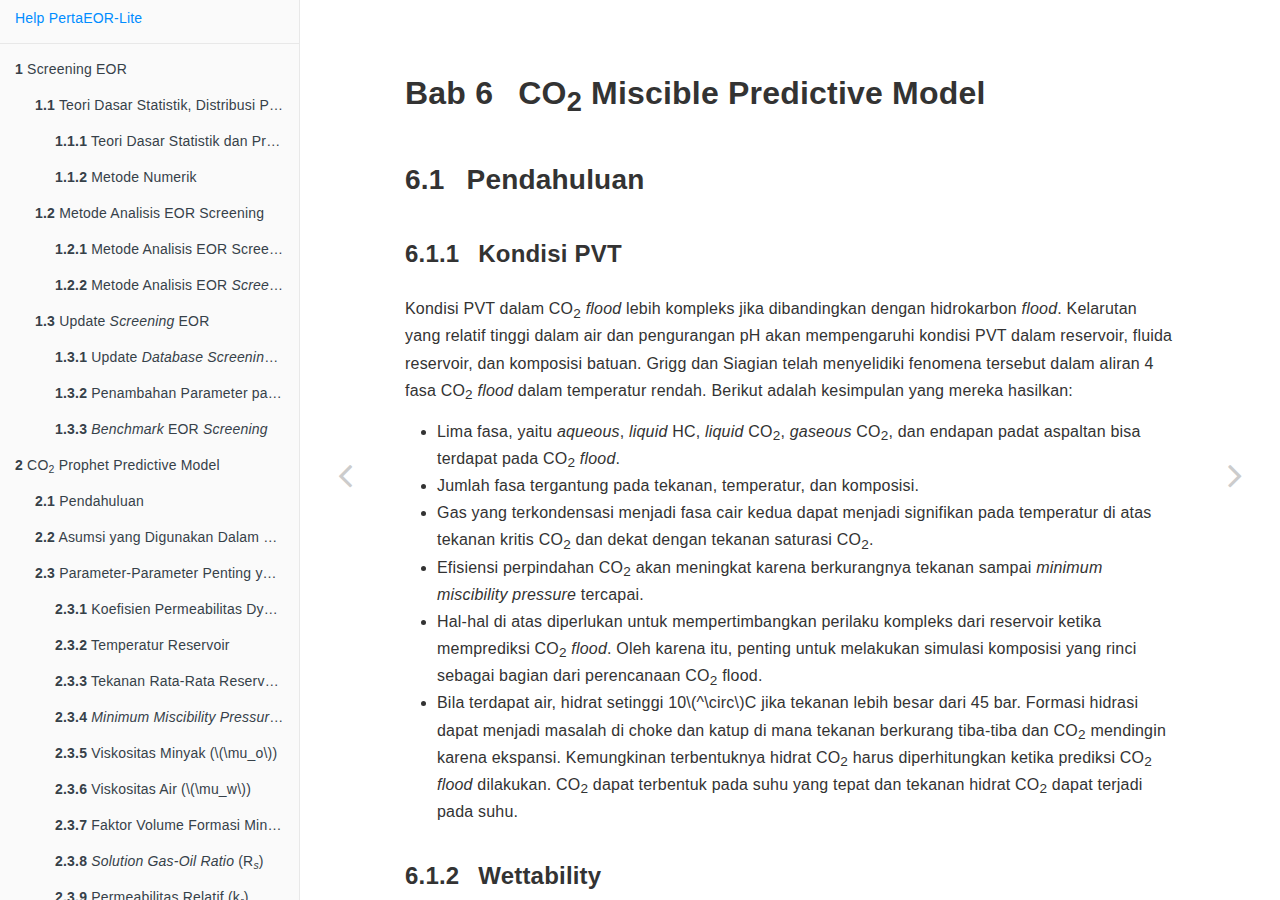
<file: docs/05-co2miscible.html>
<!DOCTYPE html>
<html lang="" xml:lang="">
<head>

  <meta charset="utf-8" />
  <meta http-equiv="X-UA-Compatible" content="IE=edge" />
  <title>Bab 6 CO2 Miscible Predictive Model | Technical Guide PertaEOR-Lite</title>
  <meta name="description" content="Bab 6 CO2 Miscible Predictive Model | Technical Guide PertaEOR-Lite" />
  <meta name="generator" content="bookdown 0.21 and GitBook 2.6.7" />

  <meta property="og:title" content="Bab 6 CO2 Miscible Predictive Model | Technical Guide PertaEOR-Lite" />
  <meta property="og:type" content="book" />
  
  <meta property="og:image" content="images/PertaEOR.png" />
  
  

  <meta name="twitter:card" content="summary" />
  <meta name="twitter:title" content="Bab 6 CO2 Miscible Predictive Model | Technical Guide PertaEOR-Lite" />
  
  
  <meta name="twitter:image" content="images/PertaEOR.png" />

<meta name="author" content="PT LAPI ITB &amp; PERTAMINA INV" />


<meta name="date" content="2021-03-14" />

  <meta name="viewport" content="width=device-width, initial-scale=1" />
  <meta name="apple-mobile-web-app-capable" content="yes" />
  <meta name="apple-mobile-web-app-status-bar-style" content="black" />
  
  
<link rel="prev" href="04-polymer.html"/>
<link rel="next" href="06-co2immiscible.html"/>
<script src="libs/jquery-2.2.3/jquery.min.js"></script>
<link href="libs/gitbook-2.6.7/css/style.css" rel="stylesheet" />
<link href="libs/gitbook-2.6.7/css/plugin-table.css" rel="stylesheet" />
<link href="libs/gitbook-2.6.7/css/plugin-bookdown.css" rel="stylesheet" />
<link href="libs/gitbook-2.6.7/css/plugin-highlight.css" rel="stylesheet" />
<link href="libs/gitbook-2.6.7/css/plugin-search.css" rel="stylesheet" />
<link href="libs/gitbook-2.6.7/css/plugin-fontsettings.css" rel="stylesheet" />
<link href="libs/gitbook-2.6.7/css/plugin-clipboard.css" rel="stylesheet" />









<script src="libs/accessible-code-block-0.0.1/empty-anchor.js"></script>



<link rel="stylesheet" href="style.css" type="text/css" />
</head>

<body>



  <div class="book without-animation with-summary font-size-2 font-family-1" data-basepath=".">

    <div class="book-summary">
      <nav role="navigation">

<ul class="summary">
<li><a href="./">Help PertaEOR-Lite</a></li>

<li class="divider"></li>
<li class="chapter" data-level="1" data-path="00-screening.html"><a href="00-screening.html"><i class="fa fa-check"></i><b>1</b> Screening EOR</a><ul>
<li class="chapter" data-level="1.1" data-path="00-screening.html"><a href="00-screening.html#teori-dasar-statistik-distribusi-probabilitas-dan-metode-numerik"><i class="fa fa-check"></i><b>1.1</b> Teori Dasar Statistik, Distribusi Probabilitas, dan Metode Numerik</a><ul>
<li class="chapter" data-level="1.1.1" data-path="00-screening.html"><a href="00-screening.html#teori-dasar-statistik-dan-probabilitas"><i class="fa fa-check"></i><b>1.1.1</b> Teori Dasar Statistik dan Probabilitas</a></li>
<li class="chapter" data-level="1.1.2" data-path="00-screening.html"><a href="00-screening.html#metode-numerik"><i class="fa fa-check"></i><b>1.1.2</b> Metode Numerik</a></li>
</ul></li>
<li class="chapter" data-level="1.2" data-path="00-screening.html"><a href="00-screening.html#metode-analisis-eor-screening"><i class="fa fa-check"></i><b>1.2</b> Metode Analisis EOR Screening</a><ul>
<li class="chapter" data-level="1.2.1" data-path="00-screening.html"><a href="00-screening.html#metode-analisis-eor-screening-untuk-input-data-single-value"><i class="fa fa-check"></i><b>1.2.1</b> Metode Analisis EOR Screening Untuk <em>Input</em> Data <em>Single-Value</em></a></li>
<li class="chapter" data-level="1.2.2" data-path="00-screening.html"><a href="00-screening.html#metode-analisis-eor-screening-untuk-input-data-distribusi"><i class="fa fa-check"></i><b>1.2.2</b> Metode Analisis EOR <em>Screening</em> Untuk <em>Input</em> Data Distribusi</a></li>
</ul></li>
<li class="chapter" data-level="1.3" data-path="00-screening.html"><a href="00-screening.html#update-screening-eor"><i class="fa fa-check"></i><b>1.3</b> Update <em>Screening</em> EOR</a><ul>
<li class="chapter" data-level="1.3.1" data-path="00-screening.html"><a href="00-screening.html#update-database-screening-eor"><i class="fa fa-check"></i><b>1.3.1</b> Update <em>Database</em> <em>Screening</em> EOR</a></li>
<li class="chapter" data-level="1.3.2" data-path="00-screening.html"><a href="00-screening.html#penambahan-parameter-pada-screening-eor"><i class="fa fa-check"></i><b>1.3.2</b> Penambahan Parameter pada <em>Screening</em> EOR</a></li>
<li class="chapter" data-level="1.3.3" data-path="00-screening.html"><a href="00-screening.html#benchmark-eor-screening"><i class="fa fa-check"></i><b>1.3.3</b> <em>Benchmark</em> EOR <em>Screening</em></a></li>
</ul></li>
</ul></li>
<li class="chapter" data-level="2" data-path="01-prophet.html"><a href="01-prophet.html"><i class="fa fa-check"></i><b>2</b> CO<sub>2</sub> Prophet Predictive Model</a><ul>
<li class="chapter" data-level="2.1" data-path="01-prophet.html"><a href="01-prophet.html#pendahuluan"><i class="fa fa-check"></i><b>2.1</b> Pendahuluan</a></li>
<li class="chapter" data-level="2.2" data-path="01-prophet.html"><a href="01-prophet.html#asumsi-yang-digunakan-dalam-model"><i class="fa fa-check"></i><b>2.2</b> Asumsi yang Digunakan Dalam Model</a></li>
<li class="chapter" data-level="2.3" data-path="01-prophet.html"><a href="01-prophet.html#parameter-parameter-penting-yang-digunakan-dalam-model"><i class="fa fa-check"></i><b>2.3</b> Parameter-Parameter Penting yang Digunakan Dalam Model</a><ul>
<li class="chapter" data-level="2.3.1" data-path="01-prophet.html"><a href="01-prophet.html#koefisien-permeabilitas-dykstra-parsons"><i class="fa fa-check"></i><b>2.3.1</b> Koefisien Permeabilitas Dykstra-Parsons</a></li>
<li class="chapter" data-level="2.3.2" data-path="01-prophet.html"><a href="01-prophet.html#temperatur-reservoir"><i class="fa fa-check"></i><b>2.3.2</b> Temperatur Reservoir</a></li>
<li class="chapter" data-level="2.3.3" data-path="01-prophet.html"><a href="01-prophet.html#tekanan-rata-rata-reservoir-average-reservoir-pressure"><i class="fa fa-check"></i><b>2.3.3</b> Tekanan Rata-Rata Reservoir (<em>Average Reservoir Pressure</em>)</a></li>
<li class="chapter" data-level="2.3.4" data-path="01-prophet.html"><a href="01-prophet.html#minimum-miscibility-pressure-mmp"><i class="fa fa-check"></i><b>2.3.4</b> <em>Minimum Miscibility Pressure (MMP)</em></a></li>
<li class="chapter" data-level="2.3.5" data-path="01-prophet.html"><a href="01-prophet.html#viskositas-minyak-mu_o"><i class="fa fa-check"></i><b>2.3.5</b> Viskositas Minyak (<span class="math inline">\(\mu_o\)</span>)</a></li>
<li class="chapter" data-level="2.3.6" data-path="01-prophet.html"><a href="01-prophet.html#viskositas-air-mu_w"><i class="fa fa-check"></i><b>2.3.6</b> Viskositas Air (<span class="math inline">\(\mu_w\)</span>)</a></li>
<li class="chapter" data-level="2.3.7" data-path="01-prophet.html"><a href="01-prophet.html#faktor-volume-formasi-minyak-bo"><i class="fa fa-check"></i><b>2.3.7</b> Faktor Volume Formasi Minyak (B<sub><em>o</em></sub>)</a></li>
<li class="chapter" data-level="2.3.8" data-path="01-prophet.html"><a href="01-prophet.html#solution-gas-oil-ratio-rs"><i class="fa fa-check"></i><b>2.3.8</b> <em>Solution Gas-Oil Ratio</em> (R<sub><em>s</em></sub>)</a></li>
<li class="chapter" data-level="2.3.9" data-path="01-prophet.html"><a href="01-prophet.html#permeabilitas-relatif-kr"><i class="fa fa-check"></i><b>2.3.9</b> Permeabilitas Relatif (k<sub><em>r</em></sub>)</a></li>
<li class="chapter" data-level="2.3.10" data-path="01-prophet.html"><a href="01-prophet.html#waterco2-injection-ratio"><i class="fa fa-check"></i><b>2.3.10</b> <em>Water/CO<sub>2</sub> Injection Ratio</em></a></li>
<li class="chapter" data-level="2.3.11" data-path="01-prophet.html"><a href="01-prophet.html#mixing-parameter-omega"><i class="fa fa-check"></i><b>2.3.11</b> <em>Mixing Parameter (<span class="math inline">\(\omega\)</span>)</em></a></li>
</ul></li>
<li class="chapter" data-level="2.4" data-path="01-prophet.html"><a href="01-prophet.html#tiga-kondisi-aliran-fluida"><i class="fa fa-check"></i><b>2.4</b> Tiga Kondisi Aliran Fluida</a><ul>
<li class="chapter" data-level="2.4.1" data-path="01-prophet.html"><a href="01-prophet.html#immiscible-flow"><i class="fa fa-check"></i><b>2.4.1</b> <em>Immiscible Flow</em></a></li>
<li class="chapter" data-level="2.4.2" data-path="01-prophet.html"><a href="01-prophet.html#miscible-flow"><i class="fa fa-check"></i><b>2.4.2</b> <em>Miscible Flow</em></a></li>
<li class="chapter" data-level="2.4.3" data-path="01-prophet.html"><a href="01-prophet.html#partially-miscible-flow"><i class="fa fa-check"></i><b>2.4.3</b> <em>Partially Miscible Flow</em></a></li>
</ul></li>
<li class="chapter" data-level="2.5" data-path="01-prophet.html"><a href="01-prophet.html#hasil-perhitungan-dan-tampilan-perangkat-lunak"><i class="fa fa-check"></i><b>2.5</b> Hasil Perhitungan dan Tampilan Perangkat Lunak</a></li>
</ul></li>
<li class="chapter" data-level="3" data-path="02-waterflood.html"><a href="02-waterflood.html"><i class="fa fa-check"></i><b>3</b> Waterflood Predictive Model</a><ul>
<li class="chapter" data-level="3.1" data-path="02-waterflood.html"><a href="02-waterflood.html#pendahuluan-1"><i class="fa fa-check"></i><b>3.1</b> Pendahuluan</a></li>
<li class="chapter" data-level="3.2" data-path="02-waterflood.html"><a href="02-waterflood.html#teori-frontal-displacement-untuk-waterflooding"><i class="fa fa-check"></i><b>3.2</b> Teori <em>Frontal Displacement</em> Untuk <em>Waterflooding</em></a><ul>
<li class="chapter" data-level="3.2.1" data-path="02-waterflood.html"><a href="02-waterflood.html#teori-fractional-flow-untuk-waterflooding"><i class="fa fa-check"></i><b>3.2.1</b> Teori <em>Fractional Flow</em> Untuk <em>Waterflooding</em></a></li>
<li class="chapter" data-level="3.2.2" data-path="02-waterflood.html"><a href="02-waterflood.html#teori-frontal-advance-untuk-waterflooding"><i class="fa fa-check"></i><b>3.2.2</b> Teori <em>Frontal Advance</em> Untuk <em>Waterflooding</em></a></li>
<li class="chapter" data-level="3.2.3" data-path="02-waterflood.html"><a href="02-waterflood.html#penentuan-parameter-left-fracpartial-f_wpartial-s_w-right_s_w-dan-saturasi-air-rata-rata-reservoir-bar-s_w"><i class="fa fa-check"></i><b>3.2.3</b> Penentuan parameter <span class="math inline">\(\left( \frac{\partial f_w}{\partial S_w} \right)_{S_w}\)</span> dan Saturasi Air Rata-Rata Reservoir (<span class="math inline">\(\bar S_w\)</span>)</a></li>
</ul></li>
<li class="chapter" data-level="3.3" data-path="02-waterflood.html"><a href="02-waterflood.html#penentuan-parameter-efisiensi-waterflooding"><i class="fa fa-check"></i><b>3.3</b> Penentuan Parameter Efisiensi <em>Waterflooding</em></a><ul>
<li class="chapter" data-level="3.3.1" data-path="02-waterflood.html"><a href="02-waterflood.html#displacement-efficiency-ed"><i class="fa fa-check"></i><b>3.3.1</b> <em>Displacement Efficiency</em> (E<sub>D</sub>)</a></li>
<li class="chapter" data-level="3.3.2" data-path="02-waterflood.html"><a href="02-waterflood.html#areal-sweep-efficiency-ea"><i class="fa fa-check"></i><b>3.3.2</b> <em>Areal Sweep Efficiency</em> (E<sub>A</sub>)</a></li>
<li class="chapter" data-level="3.3.3" data-path="02-waterflood.html"><a href="02-waterflood.html#vertical-sweep-efficiency-ev"><i class="fa fa-check"></i><b>3.3.3</b> <em>Vertical Sweep Efficiency</em> (E<sub>V</sub>)</a></li>
</ul></li>
<li class="chapter" data-level="3.4" data-path="02-waterflood.html"><a href="02-waterflood.html#persamaan-persamaan-yang-digunakan-dalam-prediksi-performa-waterflooding"><i class="fa fa-check"></i><b>3.4</b> Persamaan-Persamaan yang Digunakan Dalam Prediksi Performa <em>Waterflooding</em></a></li>
<li class="chapter" data-level="3.5" data-path="02-waterflood.html"><a href="02-waterflood.html#persamaan-persamaan-dasar-dan-nilai-default-yang-digunakan-dalam-predictive-model"><i class="fa fa-check"></i><b>3.5</b> Persamaan-Persamaan Dasar dan Nilai <em>Default</em> yang Digunakan Dalam <em>Predictive Model</em></a><ul>
<li class="chapter" data-level="3.5.1" data-path="02-waterflood.html"><a href="02-waterflood.html#viskositas-minyak"><i class="fa fa-check"></i><b>3.5.1</b> Viskositas Minyak</a></li>
<li class="chapter" data-level="3.5.2" data-path="02-waterflood.html"><a href="02-waterflood.html#solution-gas-oil-ratio"><i class="fa fa-check"></i><b>3.5.2</b> <em>SolUtion Gas-Oil Ratio</em></a></li>
<li class="chapter" data-level="3.5.3" data-path="02-waterflood.html"><a href="02-waterflood.html#faktor-volume-formasi-minyak"><i class="fa fa-check"></i><b>3.5.3</b> Faktor Volume Formasi Minyak</a></li>
<li class="chapter" data-level="3.5.4" data-path="02-waterflood.html"><a href="02-waterflood.html#permeabilitas-relatif"><i class="fa fa-check"></i><b>3.5.4</b> Permeabilitas Relatif</a></li>
<li class="chapter" data-level="3.5.5" data-path="02-waterflood.html"><a href="02-waterflood.html#nilai-default-parameter-yang-digunakan-dalam-model"><i class="fa fa-check"></i><b>3.5.5</b> Nilai <em>Default</em> Parameter yang Digunakan Dalam Model</a></li>
</ul></li>
</ul></li>
<li class="chapter" data-level="4" data-path="03-chemical.html"><a href="03-chemical.html"><i class="fa fa-check"></i><b>4</b> Chemical Flood Predictive Model</a><ul>
<li class="chapter" data-level="4.1" data-path="03-chemical.html"><a href="03-chemical.html#pendahuluan-2"><i class="fa fa-check"></i><b>4.1</b> Pendahuluan</a></li>
<li class="chapter" data-level="4.2" data-path="03-chemical.html"><a href="03-chemical.html#tinjauan-sifat-fisis-dan-mekanisme-kerja-dari-surfaktan-dan-alkali"><i class="fa fa-check"></i><b>4.2</b> Tinjauan Sifat Fisis dan Mekanisme Kerja Dari Surfaktan dan Alkali</a><ul>
<li class="chapter" data-level="4.2.1" data-path="03-chemical.html"><a href="03-chemical.html#sifat-fisis-dan-mekanisme-kerja-surfaktan"><i class="fa fa-check"></i><b>4.2.1</b> Sifat Fisis dan Mekanisme Kerja Surfaktan</a></li>
<li class="chapter" data-level="4.2.2" data-path="03-chemical.html"><a href="03-chemical.html#sifat-fisis-dan-mekanisme-kerja-alkali"><i class="fa fa-check"></i><b>4.2.2</b> Sifat Fisis dan Mekanisme Kerja Alkali</a></li>
</ul></li>
<li class="chapter" data-level="4.3" data-path="03-chemical.html"><a href="03-chemical.html#mekanisme-proses-injeksi-kimia"><i class="fa fa-check"></i><b>4.3</b> Mekanisme Proses Injeksi Kimia</a></li>
<li class="chapter" data-level="4.4" data-path="03-chemical.html"><a href="03-chemical.html#asumsi-dan-batasan-dalam-predictive-model"><i class="fa fa-check"></i><b>4.4</b> Asumsi dan Batasan Dalam <em>Predictive Model</em></a></li>
<li class="chapter" data-level="4.5" data-path="03-chemical.html"><a href="03-chemical.html#konsep-dan-algoritma-yang-digunakan-dalam-predictive-model"><i class="fa fa-check"></i><b>4.5</b> Konsep dan Algoritma yang Digunakan Dalam <em>Predictive Model</em></a><ul>
<li class="chapter" data-level="4.5.1" data-path="03-chemical.html"><a href="03-chemical.html#perhitungan-target-oil"><i class="fa fa-check"></i><b>4.5.1</b> Perhitungan <em>Target Oil</em></a></li>
</ul></li>
<li class="chapter" data-level="4.6" data-path="03-chemical.html"><a href="03-chemical.html#laju-alir-dan-bilangan-kapiler"><i class="fa fa-check"></i><b>4.6</b> Laju Alir dan Bilangan Kapiler</a><ul>
<li class="chapter" data-level="4.6.1" data-path="03-chemical.html"><a href="03-chemical.html#surfactant-retention-pada-batuan-sandstone"><i class="fa fa-check"></i><b>4.6.1</b> <em>Surfactant Retention</em> Pada Batuan <em>Sandstone</em></a></li>
<li class="chapter" data-level="4.6.2" data-path="03-chemical.html"><a href="03-chemical.html#perhitungan-oil-recovery"><i class="fa fa-check"></i><b>4.6.2</b> Perhitungan <em>Oil Recovery</em></a></li>
<li class="chapter" data-level="4.6.3" data-path="03-chemical.html"><a href="03-chemical.html#karakteristik-produksi-minyak-dan-koreksi-terhadap-crossflow"><i class="fa fa-check"></i><b>4.6.3</b> Karakteristik Produksi Minyak dan Koreksi Terhadap <em>Crossflow</em></a></li>
<li class="chapter" data-level="4.6.4" data-path="03-chemical.html"><a href="03-chemical.html#karakteristik-injeksi-kimia"><i class="fa fa-check"></i><b>4.6.4</b> Karakteristik Injeksi Kimia</a></li>
<li class="chapter" data-level="4.6.5" data-path="03-chemical.html"><a href="03-chemical.html#modifikasi-predictive-model-untuk-caustic-dan-caustic-polymer-flood"><i class="fa fa-check"></i><b>4.6.5</b> Modifikasi <em>Predictive Model</em> Untuk <em>Caustic</em> dan <em>Caustic-Polymer Flood</em></a></li>
</ul></li>
<li class="chapter" data-level="4.7" data-path="03-chemical.html"><a href="03-chemical.html#persamaan-persamaan-dasar-dan-nilai-default-yang-digunakan-dalam-model"><i class="fa fa-check"></i><b>4.7</b> Persamaan-Persamaan Dasar dan Nilai <em>Default</em> yang Digunakan Dalam Model</a><ul>
<li class="chapter" data-level="4.7.1" data-path="03-chemical.html"><a href="03-chemical.html#viskositas-minyak-1"><i class="fa fa-check"></i><b>4.7.1</b> Viskositas Minyak</a></li>
<li class="chapter" data-level="4.7.2" data-path="03-chemical.html"><a href="03-chemical.html#solution-gas-oil-ratio-1"><i class="fa fa-check"></i><b>4.7.2</b> <em>Solution Gas-Oil Ratio</em></a></li>
<li class="chapter" data-level="4.7.3" data-path="03-chemical.html"><a href="03-chemical.html#faktor-volume-formasi-minyak-1"><i class="fa fa-check"></i><b>4.7.3</b> Faktor Volume Formasi Minyak</a></li>
<li class="chapter" data-level="4.7.4" data-path="03-chemical.html"><a href="03-chemical.html#permeabilitas-relatif-dan-fraksi-aliran-air"><i class="fa fa-check"></i><b>4.7.4</b> Permeabilitas Relatif dan Fraksi Aliran Air</a></li>
<li class="chapter" data-level="4.7.5" data-path="03-chemical.html"><a href="03-chemical.html#nilai-default-yang-dignakan-dalam-predictive-model"><i class="fa fa-check"></i><b>4.7.5</b> Nilai <em>Default</em> yang Dignakan Dalam <em>Predictive Model</em></a></li>
</ul></li>
<li class="chapter" data-level="4.8" data-path="03-chemical.html"><a href="03-chemical.html#penambahan-jenis-pattern-pada-injeksi-kimia"><i class="fa fa-check"></i><b>4.8</b> Penambahan Jenis <em>Pattern</em> pada Injeksi Kimia</a><ul>
<li class="chapter" data-level="4.8.1" data-path="03-chemical.html"><a href="03-chemical.html#injeksi-kimia"><i class="fa fa-check"></i><b>4.8.1</b> Injeksi Kimia</a></li>
<li class="chapter" data-level="4.8.2" data-path="03-chemical.html"><a href="03-chemical.html#penentuan-pola-sumur-injeksi"><i class="fa fa-check"></i><b>4.8.2</b> Penentuan Pola Sumur Injeksi</a></li>
<li class="chapter" data-level="4.8.3" data-path="03-chemical.html"><a href="03-chemical.html#sejarah-injeksi-kimia"><i class="fa fa-check"></i><b>4.8.3</b> Sejarah Injeksi Kimia</a></li>
<li class="chapter" data-level="4.8.4" data-path="03-chemical.html"><a href="03-chemical.html#derivasi-persamaan-model-pattern-injeksi-kimia"><i class="fa fa-check"></i><b>4.8.4</b> Derivasi Persamaan Model <em>Pattern</em> Injeksi Kimia</a></li>
<li class="chapter" data-level="4.8.5" data-path="03-chemical.html"><a href="03-chemical.html#simulasi-sintetik-injeksi-kimia"><i class="fa fa-check"></i><b>4.8.5</b> Simulasi Sintetik Injeksi Kimia</a></li>
</ul></li>
</ul></li>
<li class="chapter" data-level="5" data-path="04-polymer.html"><a href="04-polymer.html"><i class="fa fa-check"></i><b>5</b> Polymer Predictive Model</a><ul>
<li class="chapter" data-level="5.1" data-path="04-polymer.html"><a href="04-polymer.html#pendahuluan-3"><i class="fa fa-check"></i><b>5.1</b> Pendahuluan</a></li>
<li class="chapter" data-level="5.2" data-path="04-polymer.html"><a href="04-polymer.html#teori-fractional-flow"><i class="fa fa-check"></i><b>5.2</b> Teori <em>Fractional Flow</em></a><ul>
<li class="chapter" data-level="5.2.1" data-path="04-polymer.html"><a href="04-polymer.html#penentuan-nilai-saturasi-air-rata-rata-di-reservoir-selama-periode-injeksi-polimer"><i class="fa fa-check"></i><b>5.2.1</b> Penentuan Nilai Saturasi Air Rata-Rata di Reservoir Selama Periode Injeksi Polimer</a></li>
<li class="chapter" data-level="5.2.2" data-path="04-polymer.html"><a href="04-polymer.html#rangkuman-persamaan-persamaan-yang-digunakan-dalam-teori-fractional-flow"><i class="fa fa-check"></i><b>5.2.2</b> Rangkuman Persamaan-Persamaan yang Digunakan Dalam Teori <em>Fractional Flow</em></a></li>
</ul></li>
<li class="chapter" data-level="5.3" data-path="04-polymer.html"><a href="04-polymer.html#metode-perhitungan-areal-dan-vertical-sweep-efficiency-menggunakan-pendekatan-streamtube"><i class="fa fa-check"></i><b>5.3</b> Metode Perhitungan <em>Areal</em> dan <em>Vertical Sweep Efficiency</em> Menggunakan Pendekatan <em>Streamtube</em></a></li>
<li class="chapter" data-level="5.4" data-path="04-polymer.html"><a href="04-polymer.html#perhitungan-injectivity"><i class="fa fa-check"></i><b>5.4</b> Perhitungan <em>Injectivity</em></a></li>
<li class="chapter" data-level="5.5" data-path="04-polymer.html"><a href="04-polymer.html#penentuan-nilai-permeabilitas-di-setiap-lapisan-reservoir"><i class="fa fa-check"></i><b>5.5</b> Penentuan Nilai Permeabilitas di Setiap Lapisan Reservoir</a></li>
<li class="chapter" data-level="5.6" data-path="04-polymer.html"><a href="04-polymer.html#koreksi-terhadap-pengaruh-slug-polimer"><i class="fa fa-check"></i><b>5.6</b> Koreksi Terhadap Pengaruh <em>Slug</em> Polimer</a></li>
<li class="chapter" data-level="5.7" data-path="04-polymer.html"><a href="04-polymer.html#pengaruh-sifat-fisis-larutan-polimer-terhadap-performa-injeksi-polimer"><i class="fa fa-check"></i><b>5.7</b> Pengaruh Sifat Fisis Larutan Polimer Terhadap Performa Injeksi Polimer</a><ul>
<li class="chapter" data-level="5.7.1" data-path="04-polymer.html"><a href="04-polymer.html#efek-pengurangan-permeabilitas-untuk-fasa-aqueous"><i class="fa fa-check"></i><b>5.7.1</b> Efek Pengurangan Permeabilitas Untuk Fasa <em>Aqueous</em></a></li>
<li class="chapter" data-level="5.7.2" data-path="04-polymer.html"><a href="04-polymer.html#efek-aliran-non-newtonian-larutan-polimer-di-daerah-sekitar-sumur-injeksi"><i class="fa fa-check"></i><b>5.7.2</b> Efek Aliran <em>Non-Newtonian</em> Larutan Polimer di Daerah Sekitar Sumur Injeksi</a></li>
</ul></li>
<li class="chapter" data-level="5.8" data-path="04-polymer.html"><a href="04-polymer.html#persamaan-persamaan-dasar-yang-digunakan-dalam-predictive-model"><i class="fa fa-check"></i><b>5.8</b> Persamaan-Persamaan Dasar yang Digunakan Dalam <em>Predictive Model</em></a><ul>
<li class="chapter" data-level="5.8.1" data-path="04-polymer.html"><a href="04-polymer.html#viskositas-minyak-2"><i class="fa fa-check"></i><b>5.8.1</b> Viskositas Minyak</a></li>
<li class="chapter" data-level="5.8.2" data-path="04-polymer.html"><a href="04-polymer.html#solution-gas-oil-ratio-2"><i class="fa fa-check"></i><b>5.8.2</b> <em>Solution Gas-Oil Ratio</em></a></li>
<li class="chapter" data-level="5.8.3" data-path="04-polymer.html"><a href="04-polymer.html#faktor-volume-formasi-minyak-2"><i class="fa fa-check"></i><b>5.8.3</b> Faktor Volume Formasi Minyak</a></li>
<li class="chapter" data-level="5.8.4" data-path="04-polymer.html"><a href="04-polymer.html#faktor-volume-formasi-air"><i class="fa fa-check"></i><b>5.8.4</b> Faktor Volume Formasi Air</a></li>
<li class="chapter" data-level="5.8.5" data-path="04-polymer.html"><a href="04-polymer.html#permeabilitas-relatf-dan-fraksi-aliran-air"><i class="fa fa-check"></i><b>5.8.5</b> Permeabilitas Relatf dan Fraksi Aliran Air</a></li>
<li class="chapter" data-level="5.8.6" data-path="04-polymer.html"><a href="04-polymer.html#persamaan-persamaan-dasar-dan-nilai-default-yang-digunakan"><i class="fa fa-check"></i><b>5.8.6</b> Persamaan-Persamaan Dasar dan Nilai <em>Default</em> yang Digunakan</a></li>
</ul></li>
</ul></li>
<li class="chapter" data-level="6" data-path="05-co2miscible.html"><a href="05-co2miscible.html"><i class="fa fa-check"></i><b>6</b> CO<sub>2</sub> Miscible Predictive Model</a><ul>
<li class="chapter" data-level="6.1" data-path="05-co2miscible.html"><a href="05-co2miscible.html#pendahuluan-4"><i class="fa fa-check"></i><b>6.1</b> Pendahuluan</a><ul>
<li class="chapter" data-level="6.1.1" data-path="05-co2miscible.html"><a href="05-co2miscible.html#kondisi-pvt"><i class="fa fa-check"></i><b>6.1.1</b> Kondisi PVT</a></li>
<li class="chapter" data-level="6.1.2" data-path="05-co2miscible.html"><a href="05-co2miscible.html#wettability"><i class="fa fa-check"></i><b>6.1.2</b> Wettability</a></li>
<li class="chapter" data-level="6.1.3" data-path="05-co2miscible.html"><a href="05-co2miscible.html#keuntungan-dan-kerugian-melakukan-injeksi-co2"><i class="fa fa-check"></i><b>6.1.3</b> Keuntungan dan Kerugian Melakukan Injeksi CO<sub>2</sub></a></li>
</ul></li>
<li class="chapter" data-level="6.2" data-path="05-co2miscible.html"><a href="05-co2miscible.html#miscible-co2-predictive-model"><i class="fa fa-check"></i><b>6.2</b> <em>Miscible CO<sub>2</sub> Predictive Model</em></a><ul>
<li class="chapter" data-level="6.2.1" data-path="05-co2miscible.html"><a href="05-co2miscible.html#sifat-sifat-fisik-fluida"><i class="fa fa-check"></i><b>6.2.1</b> Sifat-Sifat Fisik Fluida</a></li>
<li class="chapter" data-level="6.2.2" data-path="05-co2miscible.html"><a href="05-co2miscible.html#fractional-flow-model"><i class="fa fa-check"></i><b>6.2.2</b> <em>Fractional Flow</em> Model</a></li>
<li class="chapter" data-level="6.2.3" data-path="05-co2miscible.html"><a href="05-co2miscible.html#parameter-parameter-performa-miscible-co2"><i class="fa fa-check"></i><b>6.2.3</b> Parameter-Parameter Performa <em>Miscible</em> CO<sub>2</sub></a></li>
</ul></li>
</ul></li>
<li class="chapter" data-level="7" data-path="06-co2immiscible.html"><a href="06-co2immiscible.html"><i class="fa fa-check"></i><b>7</b> CO<sub>2</sub> Immiscible Predictive Model</a><ul>
<li class="chapter" data-level="7.1" data-path="06-co2immiscible.html"><a href="06-co2immiscible.html#pendahuluan-5"><i class="fa fa-check"></i><b>7.1</b> Pendahuluan</a><ul>
<li class="chapter" data-level="7.1.1" data-path="06-co2immiscible.html"><a href="06-co2immiscible.html#mekanisme-pendesakan-secara-immiscible"><i class="fa fa-check"></i><b>7.1.1</b> Mekanisme Pendesakan Secara <em>Immiscible</em></a></li>
</ul></li>
<li class="chapter" data-level="7.2" data-path="06-co2immiscible.html"><a href="06-co2immiscible.html#immiscible-co2-predictive-model"><i class="fa fa-check"></i><b>7.2</b> <em>Immiscible</em> CO<sub>2</sub> <em>Predictive Model</em></a><ul>
<li class="chapter" data-level="7.2.1" data-path="06-co2immiscible.html"><a href="06-co2immiscible.html#sifat-sifat-fisik-fluida-1"><i class="fa fa-check"></i><b>7.2.1</b> Sifat-Sifat Fisik Fluida</a></li>
<li class="chapter" data-level="7.2.2" data-path="06-co2immiscible.html"><a href="06-co2immiscible.html#fractional-flow-model-1"><i class="fa fa-check"></i><b>7.2.2</b> <em>Fractional Flow Model</em></a></li>
<li class="chapter" data-level="7.2.3" data-path="06-co2immiscible.html"><a href="06-co2immiscible.html#material-balance-equation"><i class="fa fa-check"></i><b>7.2.3</b> <em>Material Balance Equation</em></a></li>
<li class="chapter" data-level="7.2.4" data-path="06-co2immiscible.html"><a href="06-co2immiscible.html#parameter-parameter-performa-immiscible-co2"><i class="fa fa-check"></i><b>7.2.4</b> Parameter-Parameter Performa <em>Immiscible</em> CO<sub>2</sub></a></li>
</ul></li>
</ul></li>
<li class="chapter" data-level="8" data-path="07-steam.html"><a href="07-steam.html"><i class="fa fa-check"></i><b>8</b> Steamflood Predictive Model</a><ul>
<li class="chapter" data-level="8.1" data-path="07-steam.html"><a href="07-steam.html#pendahuluan-6"><i class="fa fa-check"></i><b>8.1</b> Pendahuluan</a></li>
<li class="chapter" data-level="8.2" data-path="07-steam.html"><a href="07-steam.html#fenomena-heat-loss"><i class="fa fa-check"></i><b>8.2</b> Fenomena <em>Heat Loss</em></a><ul>
<li class="chapter" data-level="8.2.1" data-path="07-steam.html"><a href="07-steam.html#fenomena-heat-loss-di-pipa-permukaan"><i class="fa fa-check"></i><b>8.2.1</b> Fenomena <em>Heat Loss</em> di Pipa Permukaan</a></li>
<li class="chapter" data-level="8.2.2" data-path="07-steam.html"><a href="07-steam.html#fenomena-heat-loss-di-sumur-injeksi"><i class="fa fa-check"></i><b>8.2.2</b> Fenomena <em>Heat Loss</em> di Sumur Injeksi</a></li>
</ul></li>
<li class="chapter" data-level="8.3" data-path="07-steam.html"><a href="07-steam.html#perhitungan-sejumlah-parameter-penting-yang-digunakan-dalam-predictive-model"><i class="fa fa-check"></i><b>8.3</b> Perhitungan Sejumlah Parameter Penting yang Digunakan Dalam <em>Predictive Model</em></a><ul>
<li class="chapter" data-level="8.3.1" data-path="07-steam.html"><a href="07-steam.html#permeabilitas-relatif-tiga-fasa"><i class="fa fa-check"></i><b>8.3.1</b> Permeabilitas Relatif Tiga Fasa</a></li>
<li class="chapter" data-level="8.3.2" data-path="07-steam.html"><a href="07-steam.html#pembagian-daerah-reservoir"><i class="fa fa-check"></i><b>8.3.2</b> Pembagian Daerah Reservoir</a></li>
<li class="chapter" data-level="8.3.3" data-path="07-steam.html"><a href="07-steam.html#initial-injectivity-index"><i class="fa fa-check"></i><b>8.3.3</b> <em>Initial Injectivity Index</em></a></li>
<li class="chapter" data-level="8.3.4" data-path="07-steam.html"><a href="07-steam.html#viskositas-fluida"><i class="fa fa-check"></i><b>8.3.4</b> Viskositas Fluida</a></li>
<li class="chapter" data-level="8.3.5" data-path="07-steam.html"><a href="07-steam.html#solution-gas-oil-ratio-4"><i class="fa fa-check"></i><b>8.3.5</b> <em>Solution Gas-Oil Ratio</em></a></li>
<li class="chapter" data-level="8.3.6" data-path="07-steam.html"><a href="07-steam.html#faktor-volume-formasi-minyak-4"><i class="fa fa-check"></i><b>8.3.6</b> Faktor Volume Formasi Minyak</a></li>
</ul></li>
<li class="chapter" data-level="8.4" data-path="07-steam.html"><a href="07-steam.html#steamflood-predictive-model-1"><i class="fa fa-check"></i><b>8.4</b> <em>Steamflood Predictive Model</em></a><ul>
<li class="chapter" data-level="8.4.1" data-path="07-steam.html"><a href="07-steam.html#metode-williams-metode-stanford-university"><i class="fa fa-check"></i><b>8.4.1</b> Metode Williams (Metode Stanford University)</a></li>
<li class="chapter" data-level="8.4.2" data-path="07-steam.html"><a href="07-steam.html#metode-jones"><i class="fa fa-check"></i><b>8.4.2</b> Metode Jones</a></li>
<li class="chapter" data-level="8.4.3" data-path="07-steam.html"><a href="07-steam.html#model-gomaa"><i class="fa fa-check"></i><b>8.4.3</b> Model Gomaa</a></li>
<li class="chapter" data-level="8.4.4" data-path="07-steam.html"><a href="07-steam.html#model-aydelotte-pope-model-intercomp"><i class="fa fa-check"></i><b>8.4.4</b> Model Aydelotte-Pope (Model Intercomp)</a></li>
</ul></li>
</ul></li>
<li class="chapter" data-level="9" data-path="08-insitu.html"><a href="08-insitu.html"><i class="fa fa-check"></i><b>9</b> In-Situ Combustion Predictive Model</a><ul>
<li class="chapter" data-level="9.1" data-path="08-insitu.html"><a href="08-insitu.html#pendahuluan-7"><i class="fa fa-check"></i><b>9.1</b> Pendahuluan</a></li>
<li class="chapter" data-level="9.2" data-path="08-insitu.html"><a href="08-insitu.html#in-situ-combustion-predictive-model-1"><i class="fa fa-check"></i><b>9.2</b> <em>In-Situ Combustion Predictive Model</em></a><ul>
<li class="chapter" data-level="9.2.1" data-path="08-insitu.html"><a href="08-insitu.html#model-brigham-et-al-untuk-dry-in-situ-combustion"><i class="fa fa-check"></i><b>9.2.1</b> Model Brigham, et al Untuk <em>Dry In-Situ Combustion</em></a></li>
<li class="chapter" data-level="9.2.2" data-path="08-insitu.html"><a href="08-insitu.html#perhitungan-parameter-parameter-penting-ynag-dgunakan-dalam-model"><i class="fa fa-check"></i><b>9.2.2</b> Perhitungan Parameter-Parameter Penting ynag Dgunakan Dalam Model</a></li>
<li class="chapter" data-level="9.2.3" data-path="08-insitu.html"><a href="08-insitu.html#viskositas-minyak-4"><i class="fa fa-check"></i><b>9.2.3</b> Viskositas Minyak</a></li>
<li class="chapter" data-level="9.2.4" data-path="08-insitu.html"><a href="08-insitu.html#parameter-parameter-performa-in-situ-combustion"><i class="fa fa-check"></i><b>9.2.4</b> Parameter-Parameter Performa <em>In-Situ Combustion</em></a></li>
</ul></li>
</ul></li>
<li class="chapter" data-level="10" data-path="09-infill.html"><a href="09-infill.html"><i class="fa fa-check"></i><b>10</b> Infill Drilling Predictive Model</a><ul>
<li class="chapter" data-level="10.1" data-path="09-infill.html"><a href="09-infill.html#pendahuluan-8"><i class="fa fa-check"></i><b>10.1</b> Pendahuluan</a></li>
<li class="chapter" data-level="10.2" data-path="09-infill.html"><a href="09-infill.html#asumsi-yang-digunakan-dalam-predictive-model"><i class="fa fa-check"></i><b>10.2</b> Asumsi yang Digunakan Dalam <em>Predictive Model</em></a></li>
<li class="chapter" data-level="10.3" data-path="09-infill.html"><a href="09-infill.html#analisis-streamtube"><i class="fa fa-check"></i><b>10.3</b> Analisis <em>Streamtube</em></a></li>
<li class="chapter" data-level="10.4" data-path="09-infill.html"><a href="09-infill.html#pemodelan-continuity-reservoir"><i class="fa fa-check"></i><b>10.4</b> Pemodelan <em>Continuity</em> Reservoir</a></li>
<li class="chapter" data-level="10.5" data-path="09-infill.html"><a href="09-infill.html#persamaan-persamaan-dasar-dan-nilai-default-yang-digunakan-dalam-predcitive-model"><i class="fa fa-check"></i><b>10.5</b> Persamaan-Persamaan Dasar dan Nilai <em>Default</em> yang Digunakan Dalam <em>Predcitive Model</em></a><ul>
<li class="chapter" data-level="10.5.1" data-path="09-infill.html"><a href="09-infill.html#viskositas-minyak-5"><i class="fa fa-check"></i><b>10.5.1</b> Viskositas Minyak</a></li>
<li class="chapter" data-level="10.5.2" data-path="09-infill.html"><a href="09-infill.html#solution-gas-oil-ratio-5"><i class="fa fa-check"></i><b>10.5.2</b> <em>Solution Gas-Oil Ratio</em></a></li>
<li class="chapter" data-level="10.5.3" data-path="09-infill.html"><a href="09-infill.html#faktor-volume-formasi-minyak-6"><i class="fa fa-check"></i><b>10.5.3</b> Faktor Volume Formasi Minyak</a></li>
<li class="chapter" data-level="10.5.4" data-path="09-infill.html"><a href="09-infill.html#permeabilitas-relatif-1"><i class="fa fa-check"></i><b>10.5.4</b> Permeabilitas Relatif</a></li>
<li class="chapter" data-level="10.5.5" data-path="09-infill.html"><a href="09-infill.html#nilai-default-yang-digunakan-dalam-predictive-model"><i class="fa fa-check"></i><b>10.5.5</b> Nilai <em>Default</em> yang Digunakan Dalam <em>Predictive Model</em></a></li>
</ul></li>
</ul></li>
<li class="chapter" data-level="11" data-path="10-hc.html"><a href="10-hc.html"><i class="fa fa-check"></i><b>11</b> Hydrocarbon Gas Injection Predictive Model</a><ul>
<li class="chapter" data-level="11.1" data-path="10-hc.html"><a href="10-hc.html#pendahuluan-9"><i class="fa fa-check"></i><b>11.1</b> Pendahuluan</a></li>
<li class="chapter" data-level="11.2" data-path="10-hc.html"><a href="10-hc.html#mekanisme-injeksi-hidrokarbon"><i class="fa fa-check"></i><b>11.2</b> Mekanisme Injeksi Hidrokarbon</a></li>
<li class="chapter" data-level="11.3" data-path="10-hc.html"><a href="10-hc.html#pembuatan-predictive-model"><i class="fa fa-check"></i><b>11.3</b> Pembuatan <em>Predictive Model</em></a></li>
</ul></li>
<li class="chapter" data-level="12" data-path="11-co2hnp.html"><a href="11-co2hnp.html"><i class="fa fa-check"></i><b>12</b> CO<sub>2</sub> Huff &amp; Puff Predictive Model</a><ul>
<li class="chapter" data-level="12.1" data-path="11-co2hnp.html"><a href="11-co2hnp.html#pendahuluan-10"><i class="fa fa-check"></i><b>12.1</b> Pendahuluan</a></li>
<li class="chapter" data-level="12.2" data-path="11-co2hnp.html"><a href="11-co2hnp.html#pembutan-predictive-model"><i class="fa fa-check"></i><b>12.2</b> Pembutan <em>Predictive Model</em></a></li>
</ul></li>
<li class="chapter" data-level="13" data-path="12-chemicalhnp.html"><a href="12-chemicalhnp.html"><i class="fa fa-check"></i><b>13</b> Chemical Injection Huff &amp; Puff Predictive Model</a><ul>
<li class="chapter" data-level="13.1" data-path="12-chemicalhnp.html"><a href="12-chemicalhnp.html#pendahuluan-11"><i class="fa fa-check"></i><b>13.1</b> Pendahuluan</a></li>
<li class="chapter" data-level="13.2" data-path="12-chemicalhnp.html"><a href="12-chemicalhnp.html#mekanisme-injeksi-chemical-huff-and-puff"><i class="fa fa-check"></i><b>13.2</b> Mekanisme Injeksi <em>Chemical Huff and Puff</em></a></li>
<li class="chapter" data-level="13.3" data-path="12-chemicalhnp.html"><a href="12-chemicalhnp.html#pembuatan-model-prediktif"><i class="fa fa-check"></i><b>13.3</b> Pembuatan Model Prediktif</a></li>
</ul></li>
</ul>

      </nav>
    </div>

    <div class="book-body">
      <div class="body-inner">
        <div class="book-header" role="navigation">
          <h1>
            <i class="fa fa-circle-o-notch fa-spin"></i><a href="./">Technical Guide PertaEOR-Lite</a>
          </h1>
        </div>

        <div class="page-wrapper" tabindex="-1" role="main">
          <div class="page-inner">

            <section class="normal" id="section-">
<div id="co2-miscible-predictive-model" class="section level1">
<h1><span class="header-section-number">Bab 6</span> CO<sub>2</sub> Miscible Predictive Model</h1>
<div id="pendahuluan-4" class="section level2">
<h2><span class="header-section-number">6.1</span> Pendahuluan</h2>
<div id="kondisi-pvt" class="section level3">
<h3><span class="header-section-number">6.1.1</span> Kondisi PVT</h3>
<p>Kondisi PVT dalam CO<sub>2</sub> <em>flood</em> lebih kompleks jika dibandingkan dengan hidrokarbon <em>flood</em>. Kelarutan yang relatif tinggi dalam air dan pengurangan pH akan mempengaruhi kondisi PVT dalam reservoir, fluida reservoir, dan komposisi batuan. Grigg dan Siagian telah menyelidiki fenomena tersebut dalam aliran 4 fasa CO<sub>2</sub> <em>flood</em> dalam temperatur rendah. Berikut adalah kesimpulan yang mereka hasilkan:</p>
<ul>
<li>Lima fasa, yaitu <em>aqueous</em>, <em>liquid</em> HC, <em>liquid</em> CO<sub>2</sub>, <em>gaseous</em> CO<sub>2</sub>, dan endapan padat aspaltan bisa terdapat pada CO<sub>2</sub> <em>flood</em>.</li>
<li>Jumlah fasa tergantung pada tekanan, temperatur, dan komposisi.</li>
<li>Gas yang terkondensasi menjadi fasa cair kedua dapat menjadi signifikan pada temperatur di atas tekanan kritis CO<sub>2</sub> dan dekat dengan tekanan saturasi CO<sub>2</sub>.</li>
<li>Efisiensi perpindahan CO<sub>2</sub> akan meningkat karena berkurangnya tekanan sampai <em>minimum miscibility pressure</em> tercapai.</li>
<li>Hal-hal di atas diperlukan untuk mempertimbangkan perilaku kompleks dari reservoir ketika memprediksi CO<sub>2</sub> <em>flood</em>. Oleh karena itu, penting untuk melakukan simulasi komposisi yang rinci sebagai bagian dari perencanaan CO<sub>2</sub> flood.</li>
<li>Bila terdapat air, hidrat setinggi 10<span class="math inline">\(^\circ\)</span>C jika tekanan lebih besar dari 45 bar. Formasi hidrasi dapat menjadi masalah di choke dan katup di mana tekanan berkurang tiba-tiba dan CO<sub>2</sub> mendingin karena ekspansi. Kemungkinan terbentuknya hidrat CO<sub>2</sub> harus diperhitungkan ketika prediksi CO<sub>2</sub> <em>flood</em> dilakukan. CO<sub>2</sub> dapat terbentuk pada suhu yang tepat dan tekanan hidrat CO<sub>2</sub> dapat terjadi pada suhu.</li>
</ul>
</div>
<div id="wettability" class="section level3">
<h3><span class="header-section-number">6.1.2</span> Wettability</h3>
<p><em>Wettability</em> batuan reservoir menjadi salah satu faktor yang paling penting dalam strategi operasi untuk proses EOR. Tetapi, menurut McDougal, Dixit, dan Sorbie, analisa yang tepat terhadap <em>wettability</em> batuan ini masih kurang. Ada juga indikasi bahwa <em>core flood</em> dan <em>tes capillary tube visual cell</em> dapat memberikan perubahan inkonsisten dalam <em>wettability</em> batuan karena CO<sub>2</sub> <em>miscible flooding</em>. CO<sub>2</sub> mengurangi pH air formasi dan beberapa bukti eksperimental menunjukkan bahwa CO<sub>2</sub> dapat mengurangi sifat <em>water-wet</em> dalam sel kapiler. Pengalaman dari kedua tes laboratorium dan studi data lapangan mendukung bahwa karakteristik <em>wettability</em> batuan sangat penting untuk CO<sub>2</sub> <em>flood</em>.</p>
<p>Rogers dan Grigg menyimpulkan bahwa kondisi <em>water-wet</em> mengindikasikan untuk dilakukan injeksi gas terus menerus (<em>continous gas injection</em>). Sementara kondisi <em>oil-wet</em> mengindikasikan untuk dilakukannya proses <em>Water Alternating Gas</em> (WAG) dengan rasio kecepatan optimum sebesar 1:1. Selain itu, model <em>water-wet</em> menunjukkan bahwa faktor yang mendominasi dalam proses <em>displacement</em> adalah gravitasi, sedangkan dalam <em>oil-wet</em>, faktor pengendalinya adalah <em>viscous fingering</em>.</p>
</div>
<div id="keuntungan-dan-kerugian-melakukan-injeksi-co2" class="section level3">
<h3><span class="header-section-number">6.1.3</span> Keuntungan dan Kerugian Melakukan Injeksi CO<sub>2</sub></h3>
<div id="keuntungan" class="section level4">
<h4><span class="header-section-number">6.1.3.1</span> Keuntungan</h4>
<p>Perbedaan terbesar CO<sub>2</sub> dibandingkan dengan gas lainnya adalah bahwa CO<sub>2</sub> dapat meng-ekstrak komponen berat sampai dengan C-30. Kelarutan CO<sub>2</sub> dalam minyak menyebabkan minyak mengembang. Pengembangan (<em>swelling</em>) ini tergantung pada jumlah kandungan metana di minyak. Karena CO<sub>2</sub> tidak menggantikan semua metana ketika terjadi kontak dengan fluida reservoir, jika terdapat banyak kandungan metana dalam minyak, maka fenomena <em>swelling</em> makin berkurang.</p>
<p>Beberapa keuntungan dalam menggunakan CO<sub>2</sub> <em>flooding</em> diantaranya adalah:</p>
<ul>
<li>Mendorong terjadinya <em>swelling</em>.</li>
<li>Mengurangi viskositas minyak.</li>
<li>Meningkatkan densitas minyak.</li>
<li>Dapat terlarut dalam air.</li>
<li>Dapat menguap dan mengekstrak bagian dari minyak.</li>
<li>Mencapai <em>miscibility</em> (terlarut) pada tekanan hanya 100 sampai 300 bar.</li>
<li>Mengurangi densitas air.</li>
<li>Mengurangi perbedaan densitas antara air dan minyak dan kemudian mengurangi perubahan untuk <em>gravity segregation</em>.</li>
<li>Mengurangi tegangan permukaan antara minyak dan air, dan memberikan proses <em>displacement</em> yang lebih efektif</li>
</ul>
</div>
<div id="kerugian" class="section level4">
<h4><span class="header-section-number">6.1.3.2</span> Kerugian</h4>
<p>Salah satu masalah utama dalam CO<sub>2</sub> <em>flooding</em> adalah tingginya mobilitas dari CO<sub>2</sub>. Hal ini dapat menyebabkan <em>gravity tonguing</em> dan <em>viscous fingering</em>. Beberapa cara untuk mengatasi hal tersebut diantaranya adalah:</p>
<ul>
<li>Pemasangan <em>well packers</em> dan perforasi yang baik.</li>
<li>Menutup sumur produksi untuk mengatur aliran.</li>
<li><em>Alternating</em> CO<sub>2</sub> dan injeksi air (WAG).</li>
<li>Penambahan <em>foam solution</em> dengan CO<sub>2</sub>.</li>
</ul>
</div>
</div>
</div>
<div id="miscible-co2-predictive-model" class="section level2">
<h2><span class="header-section-number">6.2</span> <em>Miscible CO<sub>2</sub> Predictive Model</em></h2>
<div id="sifat-sifat-fisik-fluida" class="section level3">
<h3><span class="header-section-number">6.2.1</span> Sifat-Sifat Fisik Fluida</h3>
<p>CO<sub>2</sub> murni tidak berwarna, tidak berbau, gas inert, dan non-mudah terbakar. Berat molekul pada kondisi standar 44,010 g/mol, yang merupakan satu setengah kali lebih tinggi daripada udara. CO<sub>2</sub> berbentuk padatan pada suhu dan tekanan rendah, tetapi sebagian besar tergantung pada temperatur seperti yang ditunjukkan pada gambar diagram fasa untuk CO<sub>2</sub> di bawah. Fasa cair dan fasa uap CO<sub>2</sub> berdampingan dari titik tripel dan sampai ke titik kritis pada kurva. Di bawah suhu kritis CO<sub>2</sub> dapat berupa cairan atau gas melalui berbagai tekanan. Di atas suhu kritis CO<sub>2</sub> akan ada sebagai gas terlepas dari tekanan. Namun, pada semakin tinggi tekanan superkritis, uap menjadi dan berperilaku lebih seperti cair.</p>
<p>Berikut ini adalah beberapa sifat fisik lainnya dari CO<sub>2</sub>:</p>
<ul>
<li><strong>Densitas</strong> </br>
Densitas fluida meningkat dengan tekanan pada temperatur di atas titik kritis, namun muncul diskontinuitas pada temperatur di bawah titik kritis.</li>
<li><strong>Faktor kompresibilitas (<em>z-factor</em>)</strong> </br>
Kompresibilitas CO<sub>2</sub>, gas alam, dan campuran CO<sub>2</sub>-metana merupakan fungsi dari tekanan pada beberapa temperatur yang berbeda. Kompresibilitas CO<sub>2</sub> jauh berbeda dibandingkan dengan gas alam dan campuran CO<sub>2</sub>-metana. Pada 100 bar dan 40 <span class="math inline">\(\circ\)</span>C kompresibilitas bervariasi masing-masing dari 0.25 sampai 0.4 dan 0.85.</li>
<li><strong>Viskositas</strong></br>
Viskositas CO<sub>2</sub> sangat tergantung pada tekanan dan temperatur. Viskositas CO<sub>2</sub> akan meningkat dengan meningkatnya tekanan pada temperatur reservoir tertentu. Viskositas gas alam dan air formasi berada di kisaran 0.02 sampai 0.03 dan 0.3 sampai 1.0 cp.</li>
<li><strong>Kelarutan dalam air</strong></br>
Kelarutan CO<sub>2</sub> dalam air meningkat dengan meningkatnya tekanan. Namun, kelarutan CO<sub>2</sub> akan menurun dengan peningkatan suhu dan salinitas.</li>
<li><strong>Viskositas Minyak</strong></br>
Viskositas minyak dihitung dengan menggunakan korelasi dari Beggs and Robinson,
<span class="math display">\[\mu_o = A\mu_{oD}^B...(1)\]</span>
dimana,
<span class="math display">\[\mu_{oD}=10^X - 1...(2)\]</span>
<span class="math display">\[X = \frac{Y^{1.163}}{T}...(3)\]</span>
<span class="math display">\[Y = 10^Z...(4)\]</span>
<span class="math display">\[Z= 3.0324-0.02023(API)...(5)\]</span>
dengan
<span class="math display">\[A= \frac{10.715}{(R_s+100)^{0.515}}\]</span>
<span class="math display">\[B= \frac{5.44}{(R_s+150)^{0.338}}\]</span></li>
</ul>
<div id="solution-gas-oil-ratio-3" class="section level4">
<h4><span class="header-section-number">6.2.1.1</span> <em>Solution Gas-Oil Ratio</em></h4>
<p><em>Solution gas-oil ratio</em> (<em>R<sub>s</sub></em>) dihitung menggunakan korelasi Vasquez-Beggs. Dalam korelasi Vasquez-Beggs, nilai <em>specific gas gravity</em>, <span class="math inline">\(\gamma_g\)</span>, terlebih dahulu dikoreksi ke dalam kondisi tekanan separator 100 psig dan temperatur separator (temperatur separator diasumsikan sama dengan temperatur reservoir).
<span class="math display">\[\gamma_{g.100} = \gamma_g \left[ 1+\left(5.912(10^{-5})(API)(T)\log \left( \frac{64.7}{114.7} \right) \right) \right]...(6)\]</span>
dimana:</br>
<span class="math inline">\(\gamma_{g.100}\)</span> = <em>specific gravity gas</em> pada kondisi separator (interval nilai: 0.8 ≤ <span class="math inline">\(\gamma_{g.100}\)</span> ≤ 1.4). </br>
<span class="math inline">\(\gamma_g\)</span> = <em>specific gravity gas</em> pada kondisi reservoir (<em>default</em>: <span class="math inline">\(\gamma_g\)</span> = 0.8).</p>
<p>Selanjutnya, <em>solution gas-oil ratio</em> dihitung sebagai berikut: </br>
Untuk <span class="math inline">\(API \leq\)</span> 30:
<span class="math display">\[R_s = 0.0362 \gamma_{g.100}P_{form}^{1.0937}exp \left[ 25.724 \left( \frac{API}{T+460} \right) \right]...(7)\]</span>
Untuk <span class="math inline">\(API\)</span> &gt; 30:
<span class="math display">\[R_s = 0.0178 \gamma_{g.100}P_{form}^{1.187}exp \left[ 23.931 \left( \frac{API}{T+460} \right) \right]...(8)\]</span></p>
</div>
<div id="faktor-volume-formasi-minyak-3" class="section level4">
<h4><span class="header-section-number">6.2.1.2</span> Faktor Volume Formasi Minyak</h4>
<p>Faktor volume formasi minyak, <em>B<sub>o</sub></em>, dihitung menggunakan korelasi Vasquez-Beggs.
<span class="math display">\[B_o = 1 + C_1R-s + (C_2 + C_3R_s)(T-60) \left( \frac{API}{\gamma_{g.100}} \right)...(9)\]</span>
dimana: </br>
Untuk <span class="math inline">\(API \leq\)</span> 30:
<span class="math display">\[C_1 = 4.677 (10^{-4})\]</span>
<span class="math display">\[C_2 = 1.751 (10^{-5})\]</span>
<span class="math display">\[C_3 = -1.811 (10^{-8})\]</span>
Untuk <span class="math inline">\(API\)</span> &gt; 30:
<span class="math display">\[C_1 = 4.67 (10^{-4})\]</span>
<span class="math display">\[C_2 = 1.1 (10^{-5})\]</span>
<span class="math display">\[C_3 = 1.337 (10^{-9})\]</span></p>
</div>
</div>
<div id="fractional-flow-model" class="section level3">
<h3><span class="header-section-number">6.2.2</span> <em>Fractional Flow</em> Model</h3>
<p>Tinjau aliran minyak beserta <em>miscible solvent</em> (CO2 <em>flooding</em>) di reservoir. Anggap bahwa perpindahan minyak (<em>i</em> = 2) oleh kontak pertama <em>miscible solvent</em> (<em>i</em> = 3) dan adanya air (<em>i</em> = 1). Jika komponen-komponen tersebut didistribusikan dalam fasa <em>aqueous</em> (<em>j</em> = 1) dan <em>oleic</em> (<em>j</em> = 2), hukum kekekalan massa dalam satu dimensi didefinisikan sebagai:
<span class="math display">\[\frac{\partial C_i}{\partial t_D}+\frac{\partial F_i}{\partial x_D}=0,\ dimana\ i=1,2,3...(10)\]</span>
dimana konsentrasi (C) dan <em>fractional flux</em> (F) dinyatakan sebagai:
<span class="math display">\[C_i = C_{i1}S_1 + C_{i2}S_2...(11)\]</span>
<span class="math display">\[F_i = C_{i1}f_1 + C_{i2}f_2...(12)\]</span>
<span class="math display">\[f_1 = 1 + \left( \frac{k_{r2\mu1}}{k_{r1\mu2}} \right)^{-1}...(13)\]</span>
<span class="math display">\[f_2 = 1-f_1...(14)\]</span></p>
<p>Persamaan (12) adalah berdasarkan asumsi <em>ideal mixing</em>, fluida dan batuan bersifat <em>incompressible</em>, serta diabaikannya dispersi, tekanan kapiler, dan pengaruh gaya gravitasi. Persamaan (12) dapat juga dituliskan sebagai:
<span class="math display">\[\frac{\partial C_i}{\partial t_D}+\left(\frac{\partial F_i}{\partial x_D}\right)_{xD}=0,\ dimana\ i=1,2,3...(15)\]</span></p>
<p>Dengan mendefinisikan <em>concentration velocity</em> (kecepatan dari konsentrasi tetap) dari persamaan (15) di bawah kondisi koherensi, dapat ditunjukkan bahwa kecepatan konsentrasi dari semua komponen adalah:
<span class="math display">\[v_{C_i}=\frac{dF_i}{dC_i},\ dengan\ i = 1,2,3...(16)\]</span>
di mana <em>total derivative</em> dalam persamaan (16) mengikuti kondisi koherensi. Persamaan (16) dapat dinyatakan sebagai masalah nilai eigen dengan solusi dua kecepatan karakteristik dalam bentuk <span class="math inline">\(\lambda\)</span><sup>±</sup>.</p>
<p>Kecepatan <span class="math inline">\(\lambda\)</span><sup>±</sup> mendefinisikan dua tipe dari jalur komposisi (arah). Jalur kecepatan (<span class="math inline">\(\lambda\)</span>) harus melewati kondisi awal (di dalam reservoir), sedangkan jalur kecepatan (<span class="math inline">\(\lambda\)</span><sup>±</sup>) yang lebih lambat akan melalui kondisi injeksi. Urutan jalan yang melewati kondisi awal dan kondisi batas untuk permasalahan tertentu disebut rute komposisi. Rute komposisi tersebut yang mungkin bisa terjadi hanya <em>physical</em> <em>composition route</em>, seperti kecepatan konsentrasi menurun secara monoton (tetapi tidak secara kontinu) dari kondisi awal ke kondisi injeksi. Jika penurunan secara monoton ini tidak terjadi, persamaan (16) menjadi:
<span class="math display">\[v_{C_i} = \frac{\Delta F_i}{\Delta C_i}...(17)\]</span>
Jika perhitungan jalur (<em>path</em>) dilakukan dengan kondisi diferential, persamaan (17), hasilnya akan sama dengan perhitungan jalur (<em>path</em>) yang dihitung dengan integral, persamaan (8). Maka, perkiraan <em>shock region</em> merupakan analogi yang tepat dengan teori Buckley-Leverett. Penjelasan ini diilustrasikan oleh gambar berikut:</p>
<div class="figure" style="text-align: center"><span id="fig:unnamed-chunk-2"></span>
<img src="images/co2miscible/skema.png" alt="Skematik dari jalur komposisi" width="50%" />
<p class="caption">
Gambar 1.1: Skematik dari jalur komposisi
</p>
</div>
<p>
 
</p>
<p>Gambar (1) menjelaskan bahwa jalur cepat, digambarkan dengan garis tegas digambarkan melalui kondisi awal I (saturasi minyak-air di reservoir). Jalur lambat melalui kondisi injeksi J (campuran CO<sub>2</sub> - air) dan A merupakan titik perpotongan I dan J. Sepanjang rute komposisi I-A-J, kurva F<sub>3</sub>-C<sub>3</sub> (atau F<sub>2</sub>-C<sub>2</sub>) diperlihatkan melalui gambar berikut.</p>
<div class="figure" style="text-align: center"><span id="fig:unnamed-chunk-3"></span>
<img src="images/co2miscible/skema2.png" alt="Skema dari plot _flux_-konsentrasi" width="50%" />
<p class="caption">
Gambar 1.2: Skema dari plot <em>flux</em>-konsentrasi
</p>
</div>
<p>
 
</p>
<p>Titik-titik A’ and A” secara bersamaan memenuhi kecepatan diferential dan kecepatan integral, kecepatan konsentrasi <span class="math inline">\(c_{C_3}\)</span> digantikan oleh <span class="math inline">\(v_{\Delta C_3}\)</span> untuk C<sub>3I</sub> &lt; C<sub>3</sub> &lt; C<sub>3A’</sub>, and C<sub>3A</sub> &lt; C<sub>3</sub> &lt; C<sub>3A”</sub>. Diluar segmen ini kecepatan dihitung dengan persamaan (6).</p>
<div class="figure" style="text-align: center"><span id="fig:unnamed-chunk-4"></span>
<img src="images/co2miscible/effluent.png" alt="_Effluent histories_" width="50%" />
<p class="caption">
Gambar 1.3: <em>Effluent histories</em>
</p>
</div>
<p>
 
</p>
<p>Untuk memodifikasi teori <em>fractional flow</em> agar menyertakan efek <em>viscous fingering</em>, ubah definisi dari F<sub>i</sub>, persamaan (12) menjadi:
<span class="math display">\[F_i = C_{i1}f_1 + f_{i2}f_2,\ dengan\ i = 1,2,3...(18)\]</span>
dimana f<sub>i2</sub> adalah <em>fractional flow</em> dari komponen saat fasa <em>oleic</em>,
<span class="math display">\[f_{i2}=\frac{\frac{C_{i2}}{\mu_i^0}}{C_{12}\mu_1^0+C_{22}\mu_2^0+C_{32}\mu_3^0}...(19)\]</span>
Dengan analogi Koval, persamaan (19) dapat dimodifikasi menjadi:
<span class="math display">\[f_{32} = \frac{\frac {C_{22}}{K}}{C_{12}\left( \frac{\mu_3^0}{\mu_1^0} \right)+\frac{C_{22}}{K}+C_{32}}...(20)\]</span>
<span class="math display">\[f_{22} = \frac{C_{32}}{C_{12}\left( \frac{\mu_3^0}{\mu_1^0} \right)+\frac{C_{22}}{K}+C_{32}}...(21)\]</span>
<span class="math display">\[f_{12}=1-f_{22}-f_{32}...(22)\]</span>
dimana:
<span class="math display">\[K = H \left[0.78 + 0.22\left( \frac{\mu_2^0}{\mu_3^0} \right)^{\frac{1}{4}} \right]^4...(23)\]</span></p>
<p>K adalah <strong>Koval Factor</strong>, dan H adalah <em>faktor heterogenitas</em>.</p>
<p><em>Koval factor</em> adalah model analitik untuk mengetahui performa dari laju alir yang tidak stabil dalam media berpori. Koval model ini merupakan analogi dari metode Buckley-Leverett dan dikalikan dengan indeks heterogenitas dari sistem yang dipakai sebagai <em>input</em> (H-<em>factor</em>), dengan faktor laju alir yang tidak stabil (dalam hal ini gravitasi), <em>E</em>, dimana <em>Koval Factor</em> didefinisikan sebagai <em>K<sub>G</sub> = HE</em>. <em>Koval Factor</em> ini diimplementasikan dalam <em>modified fractional flow function</em> yang didalamnya terdapat efek dilusi yang terjadi ketika CO2 menjauh dari <em>interface</em> sebagai deskripsi <em>countercurrent gravitational flow</em>.</p>
<p><em>Koval factor</em> ini hanya berpengaruh dalam <em>fractional flow</em> dari minyak dan CO<sub>2</sub> dalam fasa <em>oleic</em>. Sedangkan <em>displacement</em> dari air tidak terpengaruh <em>Koval Factor</em>. Dalam <em>secondary case</em> ini, besarnya <em>breakthrough</em> oleh pelarut diperkirakan sebesar 1/K. Sedangkan untuk kasus <em>tertiary</em>, <em>breakthrough</em> merupakan fungsi dari viskositas.</p>
</div>
<div id="parameter-parameter-performa-miscible-co2" class="section level3">
<h3><span class="header-section-number">6.2.3</span> Parameter-Parameter Performa <em>Miscible</em> CO<sub>2</sub></h3>
<p>Terdapat dua metode yang dapat digunakan untuk memprediksi performa injeksi CO<sub>2</sub> <em>Miscible</em>, yaitu metode simulasi numerik dan analisis persamaan <em>material balance</em>. Persamaan <em>material balance</em> adalah metode klasik untuk evaluasi reservoir, sedangkan simulasi numerik adalah teknik yang lebih modern untuk analisa reservoir. Limitasi dari metode simulasi numerik adalah dibutuhkannya data dalam jumlah besar dan geometri reservoir sangat diperhitungkan agar mendapatkan hasil yang seakurat mungkin. Sedangkan dalam persamaan <em>material balance</em>, data yang digunakan sedikit dan geometri reservoir tidak terlalu diperhitungkan.</p>
<p>Penelitian ini menggunakan metode simulasi numerik dalam memprediksi performa reservoir di bawah proses CO<sub>2</sub> <em>miscible flooding</em>. Beberapa asumsi yang digunakan dalam metode ini diantaranya adalah:</p>
<ul>
<li>Perpindahan minyak karena CO<sub>2</sub> <em>flooding</em> seluruhnya <em>miscible</em>.</li>
<li>Bisa menggunakan berbagai macam nilai <em>injection rate</em> (konstan) di reservoir.</li>
<li><em>Viscous fingering</em> dideskripsikan oleh <em>Koval Factor</em>.</li>
<li>CO<sub>2</sub> dan air diinjeksikan bersama sesuai proporsi yang ditentukan oleh WAG <em>ratio</em> (konstan).</li>
<li>Tidak ada saturasi <em>free gas</em>.</li>
<li>Sifat-sifat fluida dianggap konstan.</li>
</ul>
<p>Prediksi performa CO<sub>2</sub> <em>miscible flooding</em> menggunakan persamaan modified <em>fractional flow</em> untuk 1D yang menyertakan efek <em>viscous fingering</em>, keheterogenan reservoir, dan <em>gravity segregation</em>.</p>
<div id="segregasi-gravitasi-dalam-teori-1-dimensi" class="section level4">
<h4><span class="header-section-number">6.2.3.1</span> Segregasi Gravitasi Dalam Teori 1-Dimensi</h4>
<p>Simulasi numerik digunakan untuk mengembangkan korelasi dari <em>vertical sweep efficiency</em> sebagai fungsi dari sejauh mana segregasi gravitasi terjadi. Gaya <em>viscous-to-gravity</em> ditandai dengan rasio waktu yang dibutuhkan sebuah partikel fluida untuk menempuh perjalanan antara sumur (t<sub>h</sub>) dengan waktu yang dibutuhkan oleh fluida untuk bergerak dari bagian bawah reservoir ke bagian atas reservoir (t<sub>v</sub>).</p>
<p>Rata-rata kecepatan <em>front</em> dalam pola <em>five-spot</em> adalah:
<span class="math display">\[\bar v_h = \frac{0.016q}{h\sqrt A}...(24)\]</span>
dan jarak <em>injector-producer</em> (dalam feet) adalah:
<span class="math display">\[L = \frac{\sqrt{43560A}}{2\sin 45^\circ} = 147.58\sqrt A...(25)\]</span></p>
<p>Maka, t<sub>h</sub> didefinisikan sebagai:
<span class="math display">\[t_H = \frac{L}{\bar v_h} = \frac{9224hA}{q}...(26)\]</span></p>
<p>Dari hukum Darcy, kecepatan fluida dalam arah vertikal akibat gravitasi dinyatakan oleh persamaan berikut.
<span class="math display">\[v_v = 2.7401(10)^{-3}\frac{k_v\Delta \rho}{\mu}...(27)\]</span>
dimana <span class="math inline">\(\Delta \rho\)</span> adalah perbedaan densitas air dan densitas CO<sub>2</sub> dan <span class="math inline">\(\mu_{is}\)</span> adalah viskositas CO<sub>2</sub>. Kemudian v<sub>v</sub> didefinisikan sebagai h/v<sub>v</sub>, maka rasio waktunya adalah:
<span class="math display">\[\frac{t_h}{t_v} = 2.5271\frac{k_v\Delta \rho}{\mu}...(28)\]</span></p>
</div>
<div id="areal-sweep-efficiency" class="section level4">
<h4><span class="header-section-number">6.2.3.2</span> <em>Areal Sweep Efficiency</em></h4>
<p>Karena <em>viscous fingering</em> termasuk dalam teori <em>fractional flow</em>, maka penting untuk tidak memasukkannya dalam korelasi <em>areal sweep</em>. Claridge mengantisipasi hal ini dan menanganinya dengan mendeskripsikan suatu wilayah yang disebut “<em>invaded area</em>” <em>sweep efficiency</em> dan menurunkan persamaan untuk mendeskripsikan <em>invaded area sweep</em> di dalam <em>confined five spot pattern</em>. Claridge juga membuat prosedur untuk mengkombinasikan <em>areal</em> dan <em>displacement sweep</em> untuk kasus <em>secondary</em> dan <em>non</em> WAG <em>displacement</em>. Generalisasi dari prosedur Claridge digunakan untuk <em>first-contact miscible flood</em> dengan sembarang WAG <em>ratio</em> dan sembarang kondisi awal. <em>Areal sweep</em> saat <em>breakthrough</em> dihitung dari rasio mobilitas berdasarkan pada konsentrasi rata-rata di belakang <em>front</em> saat <em>breakthrough</em>. Setelah <em>breakthrough</em>, prosedur iterasi digunakan untuk mencari “<em>apparent</em>” <em>pore volume</em> yang benar dari <em>areal sweep efficiency</em> yang dihitung.</p>
</div>
<div id="koval-factor" class="section level4">
<h4><span class="header-section-number">6.2.3.3</span> Koval Factor</h4>
<p>Untuk menyertakan efek <em>viscous fingering</em>, <em>fractional flow</em> dimodifikasi oleh koval factor untuk <em>secondary</em> maupun <em>tertiary recovery</em> yaitu,
<span class="math display">\[Y = H\left( 0.78 - 0.22 \left( \frac{\mu_o}{\mu} \right)^{0.25} \right)^4...(29)\]</span>
Dimana Y merupakan <em>Koval Factor</em> dan H merupakan faktor heterogenitas masing-masing <em>layer</em> dan diberikan oleh persamaan berikut,
<span class="math display">\[H = 10^{0.2\frac{VDP}{1-VDP}}...(30)\]</span></p>
</div>
<div id="perhitungan-konsentrasi-rata-rata-di-belakang-front" class="section level4">
<h4><span class="header-section-number">6.2.3.4</span> Perhitungan Konsentrasi Rata-Rata di Belakang <em>Front</em></h4>
<p>Dalam menyertakan <em>areal sweep</em> dalam perhitungan, diperlukan perhitungan konsentrasi rata-rata masing-masing komponen di belakang <em>front</em>. Untuk <em>timestep</em> - <em>i</em>.
<span class="math display">\[\bar C_o = C_o^i - \frac{(f_o^i-f_o^{ISP})}{_D^i}...(31)\]</span>
<span class="math display">\[\bar C_{co2} = C_{co2}^i - \frac{(f_o^i-f_o^{ISP})}{_D^i}...(32)\]</span>
Dimana <span class="math inline">\(f_j^{ISP}\)</span> merupakan <em>fractional flux</em> dari injeksi.</p>
<p>Setelah <em>breakthrough</em>, <em>areal sweep efficiency</em> diberikan oleh persamaan berikut,
<span class="math display">\[E_A=\frac{PV_i+0.4X}{1+X}...(33)\]</span>
dimana,
<span class="math display">\[X = \left[ \frac{\left(\lambda - \left( \frac{1-PV_i}{PV_i-0.4} \right) \right)(PV_i)+1}{25 \left( \left( \frac{\left( 1-PV_i\right)}{\left( PV_i - 0.4\right)} \right)^{0.833}+1.3+2.3PV_i \right)}\left( \frac{1-PV_i}{PV_i-0.4} \right) \right]^{(0.85-0.55PV_i)}...(34)\]</span>
<em>Flood mobility ratio</em> didefinisian sebagai:
<span class="math display">\[\lambda = \frac{\lambda_j}{\lambda_i}...(35)\]</span>
dimana <span class="math inline">\(\lambda_j\)</span> merupakan mobilitas di bealakang <em>front</em> dan dapat diberikan oleh persamaan berikut,
<span class="math display">\[\lambda_j = \frac{k_{ro}}{\mu_{mix}} + \frac{k_{rw}}{\mu_{w}}...(36)\]</span>
dimana <em>k<sub>ro</sub></em> dan <em>k<sub>rw</sub></em> dievaluasi pada kondisi <span class="math inline">\(\bar C_o\)</span>. Selain itu viskositas campuran setelah <em>breakthrough</em> ditentukan dengan persamaan,
<span class="math display">\[\mu_{mix} = frac{1}{\left[ \left( \frac{C_{CO_2}}{\mu_{CO_2}} \right)^{0.25} + \left( \frac{C_o}{\mu_o} \right)^{0.25} \right]^{0.4}}...(37)\]</span>
Sedangkan mobilitas di depan <em>front</em> diberikan oleh persamaan berikut,
<span class="math display">\[\lambda_i = \frac{k_{ro}}{\mu_{o}} + \frac{k_{rw}}{\mu_{w}}...(38)\]</span>
<em>Dimensionless time</em> dari aliran diberikan oleh persamaan berikut,
<span class="math display">\[t_{D1} = (1+WAG)\bar C_{CO_2}...(39)\]</span>
Setelah <em>breakthrough</em> fluida,
<span class="math display">\[t_{D1} = \frac{t_D}{E_a}...(40)\]</span>
dimana,
<span class="math display">\[t_D = \frac{\frac{365\Delta t_{incrQres}}{PV_{pattern}}}{E_a}...(41)\]</span>
Dengan <em>pore volume</em> dari reservoir diberikan oleh:
<span class="math display">\[PV_{pattern} = 7758.A.\phi.h...(42)\]</span>
Untuk aliran dalam 2-Dimensi,
<span class="math display">\[t_{D2} = \frac{t_D}{(1+WAG)}\bar C_{CO_2}...{43}\]</span>
Sedangkan setelah <em>breakthrough</em> terjadi,
<span class="math display">\[t_{D2} = E_a...(44)\]</span>
dimana <em>Water Alternating Gas</em> (WAG) <em>Ratio</em>,
<span class="math display">\[WAG = \frac{t_D}{CO_{2_i}}...(45)\]</span>
Dimana, <em>W<sub>i</sub></em> merupakan volume air terinjeksi dan <span class="math inline">\(CO_{2_i}\)</span> adalah volume <em>CO<sub>2</sub></em> terinjeksi.</p>
</div>
<div id="perhitungan-laju-alir-produksi-masing-masing-fluida" class="section level4">
<h4><span class="header-section-number">6.2.3.5</span> Perhitungan Laju Alir Produksi Masing-Masing Fluida</h4>
<p>Laju alir produksi masing-masing komponen diberikan oleh persamaan berikut,</p>
<p>Untuk Minyak
<span class="math display">\[q_o = \frac{q_i}{B_o} \left( \left( 1-\frac{dE_a}{dt_D} \right)f_o + \frac{dE_a}{dt_D}f_{oi} \right)...(46)\]</span></p>
<p>Untuk Gas/CO<sub>2</sub>
<span class="math display">\[q_{CO_2} = \frac{q_i}{B_{CO_{2}}} \left( \left( 1-\frac{dE_a}{dt_D} \right)f_CO_{2} + \frac{dE_a}{dt_D}f_{CO_{2_i}} \right)...(47)\]</span></p>
<p>Untuk Air
<span class="math display">\[q_w = \frac{q_i}{B_w} \left( \left( 1-\frac{dE_a}{dt_D} \right)f_o + \frac{dE_a}{dt_D}(1-f_{oi}-f_{CO_{2_i}}) \right)...(48)\]</span></p>
<p>Sebelum <em>breakthrough</em> terjadi, laju alir masing-masing komponen diberikan sebagai berikut,</p>
<p>Untuk Minyak
<span class="math display">\[q_o = f_{oi}\frac{q_i}{B_o}...(49)\]</span></p>
<p>Untuk Gas/CO<sub>2</sub>
<span class="math display">\[q_{CO_2} = 0...(50)\]</span></p>
<p>Untuk Air
<span class="math display">\[q_w = (1-f_{oi}-f_{CO_{2_i}}) \frac{q_i}{B_w}...(51)\]</span></p>
</div>
<div id="efek-segregasi-gravitasi" class="section level4">
<h4><span class="header-section-number">6.2.3.6</span> Efek Segregasi Gravitasi</h4>
<p>Akibat densitas CO<sub>2</sub> yang jauh lebih rendah dibandingkan minyak dan air, maka CO<sub>2</sub> memiliki kecenderungan untuk berada pada posisi <em>top pay zone</em>. Dalam pemodelan <em>miscible</em> CO<sub>2</sub>, hal ini dilakukan dengan memberikan suatu faktor pengali terhadap <em>koval factor</em> dengan persamaan berikut,
<span class="math display">\[F = 0.565 \log2.5271 \frac{k_v}{k_h} A \frac{(\rho_w-\rho_{CO_2})}{q_i\mu}+0.87...(52)\]</span></p>

</div>
</div>
</div>
</div>
            </section>

          </div>
        </div>
      </div>
<a href="04-polymer.html" class="navigation navigation-prev " aria-label="Previous page"><i class="fa fa-angle-left"></i></a>
<a href="06-co2immiscible.html" class="navigation navigation-next " aria-label="Next page"><i class="fa fa-angle-right"></i></a>
    </div>
  </div>
<script src="libs/gitbook-2.6.7/js/app.min.js"></script>
<script src="libs/gitbook-2.6.7/js/lunr.js"></script>
<script src="libs/gitbook-2.6.7/js/clipboard.min.js"></script>
<script src="libs/gitbook-2.6.7/js/plugin-search.js"></script>
<script src="libs/gitbook-2.6.7/js/plugin-sharing.js"></script>
<script src="libs/gitbook-2.6.7/js/plugin-fontsettings.js"></script>
<script src="libs/gitbook-2.6.7/js/plugin-bookdown.js"></script>
<script src="libs/gitbook-2.6.7/js/jquery.highlight.js"></script>
<script src="libs/gitbook-2.6.7/js/plugin-clipboard.js"></script>
<script>
gitbook.require(["gitbook"], function(gitbook) {
gitbook.start({
"sharing": {
"github": false,
"facebook": true,
"twitter": true,
"linkedin": false,
"weibo": false,
"instapaper": false,
"vk": false,
"all": ["facebook", "twitter", "linkedin", "weibo", "instapaper"]
},
"fontsettings": {
"theme": "white",
"family": "sans",
"size": 2
},
"edit": {
"link": null,
"text": null
},
"history": {
"link": null,
"text": null
},
"view": {
"link": null,
"text": null
},
"download": null,
"toc": {
"collapse": "subsection",
"scroll_highlight": true
}
});
});
</script>

<!-- dynamically load mathjax for compatibility with self-contained -->
<script>
  (function () {
    var script = document.createElement("script");
    script.type = "text/javascript";
    var src = "true";
    if (src === "" || src === "true") src = "https://mathjax.rstudio.com/latest/MathJax.js?config=TeX-MML-AM_CHTML";
    if (location.protocol !== "file:")
      if (/^https?:/.test(src))
        src = src.replace(/^https?:/, '');
    script.src = src;
    document.getElementsByTagName("head")[0].appendChild(script);
  })();
</script>
</body>

</html>
</file>
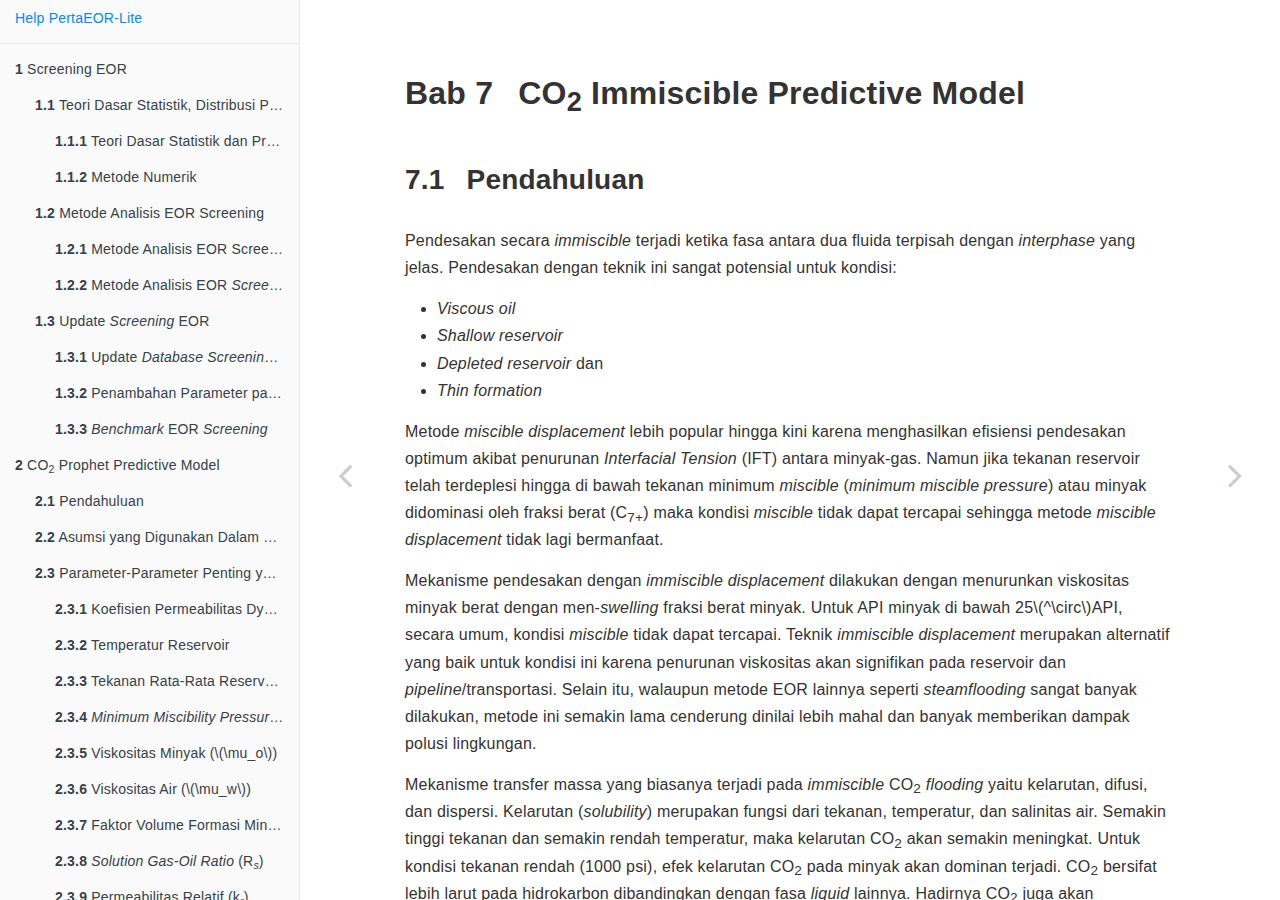
<file: docs/06-co2immiscible.html>
<!DOCTYPE html>
<html lang="" xml:lang="">
<head>

  <meta charset="utf-8" />
  <meta http-equiv="X-UA-Compatible" content="IE=edge" />
  <title>Bab 7 CO2 Immiscible Predictive Model | Technical Guide PertaEOR-Lite</title>
  <meta name="description" content="Bab 7 CO2 Immiscible Predictive Model | Technical Guide PertaEOR-Lite" />
  <meta name="generator" content="bookdown 0.21 and GitBook 2.6.7" />

  <meta property="og:title" content="Bab 7 CO2 Immiscible Predictive Model | Technical Guide PertaEOR-Lite" />
  <meta property="og:type" content="book" />
  
  <meta property="og:image" content="images/PertaEOR.png" />
  
  

  <meta name="twitter:card" content="summary" />
  <meta name="twitter:title" content="Bab 7 CO2 Immiscible Predictive Model | Technical Guide PertaEOR-Lite" />
  
  
  <meta name="twitter:image" content="images/PertaEOR.png" />

<meta name="author" content="PT LAPI ITB &amp; PERTAMINA INV" />


<meta name="date" content="2021-03-14" />

  <meta name="viewport" content="width=device-width, initial-scale=1" />
  <meta name="apple-mobile-web-app-capable" content="yes" />
  <meta name="apple-mobile-web-app-status-bar-style" content="black" />
  
  
<link rel="prev" href="05-co2miscible.html"/>
<link rel="next" href="07-steam.html"/>
<script src="libs/jquery-2.2.3/jquery.min.js"></script>
<link href="libs/gitbook-2.6.7/css/style.css" rel="stylesheet" />
<link href="libs/gitbook-2.6.7/css/plugin-table.css" rel="stylesheet" />
<link href="libs/gitbook-2.6.7/css/plugin-bookdown.css" rel="stylesheet" />
<link href="libs/gitbook-2.6.7/css/plugin-highlight.css" rel="stylesheet" />
<link href="libs/gitbook-2.6.7/css/plugin-search.css" rel="stylesheet" />
<link href="libs/gitbook-2.6.7/css/plugin-fontsettings.css" rel="stylesheet" />
<link href="libs/gitbook-2.6.7/css/plugin-clipboard.css" rel="stylesheet" />









<script src="libs/accessible-code-block-0.0.1/empty-anchor.js"></script>



<link rel="stylesheet" href="style.css" type="text/css" />
</head>

<body>



  <div class="book without-animation with-summary font-size-2 font-family-1" data-basepath=".">

    <div class="book-summary">
      <nav role="navigation">

<ul class="summary">
<li><a href="./">Help PertaEOR-Lite</a></li>

<li class="divider"></li>
<li class="chapter" data-level="1" data-path="00-screening.html"><a href="00-screening.html"><i class="fa fa-check"></i><b>1</b> Screening EOR</a><ul>
<li class="chapter" data-level="1.1" data-path="00-screening.html"><a href="00-screening.html#teori-dasar-statistik-distribusi-probabilitas-dan-metode-numerik"><i class="fa fa-check"></i><b>1.1</b> Teori Dasar Statistik, Distribusi Probabilitas, dan Metode Numerik</a><ul>
<li class="chapter" data-level="1.1.1" data-path="00-screening.html"><a href="00-screening.html#teori-dasar-statistik-dan-probabilitas"><i class="fa fa-check"></i><b>1.1.1</b> Teori Dasar Statistik dan Probabilitas</a></li>
<li class="chapter" data-level="1.1.2" data-path="00-screening.html"><a href="00-screening.html#metode-numerik"><i class="fa fa-check"></i><b>1.1.2</b> Metode Numerik</a></li>
</ul></li>
<li class="chapter" data-level="1.2" data-path="00-screening.html"><a href="00-screening.html#metode-analisis-eor-screening"><i class="fa fa-check"></i><b>1.2</b> Metode Analisis EOR Screening</a><ul>
<li class="chapter" data-level="1.2.1" data-path="00-screening.html"><a href="00-screening.html#metode-analisis-eor-screening-untuk-input-data-single-value"><i class="fa fa-check"></i><b>1.2.1</b> Metode Analisis EOR Screening Untuk <em>Input</em> Data <em>Single-Value</em></a></li>
<li class="chapter" data-level="1.2.2" data-path="00-screening.html"><a href="00-screening.html#metode-analisis-eor-screening-untuk-input-data-distribusi"><i class="fa fa-check"></i><b>1.2.2</b> Metode Analisis EOR <em>Screening</em> Untuk <em>Input</em> Data Distribusi</a></li>
</ul></li>
<li class="chapter" data-level="1.3" data-path="00-screening.html"><a href="00-screening.html#update-screening-eor"><i class="fa fa-check"></i><b>1.3</b> Update <em>Screening</em> EOR</a><ul>
<li class="chapter" data-level="1.3.1" data-path="00-screening.html"><a href="00-screening.html#update-database-screening-eor"><i class="fa fa-check"></i><b>1.3.1</b> Update <em>Database</em> <em>Screening</em> EOR</a></li>
<li class="chapter" data-level="1.3.2" data-path="00-screening.html"><a href="00-screening.html#penambahan-parameter-pada-screening-eor"><i class="fa fa-check"></i><b>1.3.2</b> Penambahan Parameter pada <em>Screening</em> EOR</a></li>
<li class="chapter" data-level="1.3.3" data-path="00-screening.html"><a href="00-screening.html#benchmark-eor-screening"><i class="fa fa-check"></i><b>1.3.3</b> <em>Benchmark</em> EOR <em>Screening</em></a></li>
</ul></li>
</ul></li>
<li class="chapter" data-level="2" data-path="01-prophet.html"><a href="01-prophet.html"><i class="fa fa-check"></i><b>2</b> CO<sub>2</sub> Prophet Predictive Model</a><ul>
<li class="chapter" data-level="2.1" data-path="01-prophet.html"><a href="01-prophet.html#pendahuluan"><i class="fa fa-check"></i><b>2.1</b> Pendahuluan</a></li>
<li class="chapter" data-level="2.2" data-path="01-prophet.html"><a href="01-prophet.html#asumsi-yang-digunakan-dalam-model"><i class="fa fa-check"></i><b>2.2</b> Asumsi yang Digunakan Dalam Model</a></li>
<li class="chapter" data-level="2.3" data-path="01-prophet.html"><a href="01-prophet.html#parameter-parameter-penting-yang-digunakan-dalam-model"><i class="fa fa-check"></i><b>2.3</b> Parameter-Parameter Penting yang Digunakan Dalam Model</a><ul>
<li class="chapter" data-level="2.3.1" data-path="01-prophet.html"><a href="01-prophet.html#koefisien-permeabilitas-dykstra-parsons"><i class="fa fa-check"></i><b>2.3.1</b> Koefisien Permeabilitas Dykstra-Parsons</a></li>
<li class="chapter" data-level="2.3.2" data-path="01-prophet.html"><a href="01-prophet.html#temperatur-reservoir"><i class="fa fa-check"></i><b>2.3.2</b> Temperatur Reservoir</a></li>
<li class="chapter" data-level="2.3.3" data-path="01-prophet.html"><a href="01-prophet.html#tekanan-rata-rata-reservoir-average-reservoir-pressure"><i class="fa fa-check"></i><b>2.3.3</b> Tekanan Rata-Rata Reservoir (<em>Average Reservoir Pressure</em>)</a></li>
<li class="chapter" data-level="2.3.4" data-path="01-prophet.html"><a href="01-prophet.html#minimum-miscibility-pressure-mmp"><i class="fa fa-check"></i><b>2.3.4</b> <em>Minimum Miscibility Pressure (MMP)</em></a></li>
<li class="chapter" data-level="2.3.5" data-path="01-prophet.html"><a href="01-prophet.html#viskositas-minyak-mu_o"><i class="fa fa-check"></i><b>2.3.5</b> Viskositas Minyak (<span class="math inline">\(\mu_o\)</span>)</a></li>
<li class="chapter" data-level="2.3.6" data-path="01-prophet.html"><a href="01-prophet.html#viskositas-air-mu_w"><i class="fa fa-check"></i><b>2.3.6</b> Viskositas Air (<span class="math inline">\(\mu_w\)</span>)</a></li>
<li class="chapter" data-level="2.3.7" data-path="01-prophet.html"><a href="01-prophet.html#faktor-volume-formasi-minyak-bo"><i class="fa fa-check"></i><b>2.3.7</b> Faktor Volume Formasi Minyak (B<sub><em>o</em></sub>)</a></li>
<li class="chapter" data-level="2.3.8" data-path="01-prophet.html"><a href="01-prophet.html#solution-gas-oil-ratio-rs"><i class="fa fa-check"></i><b>2.3.8</b> <em>Solution Gas-Oil Ratio</em> (R<sub><em>s</em></sub>)</a></li>
<li class="chapter" data-level="2.3.9" data-path="01-prophet.html"><a href="01-prophet.html#permeabilitas-relatif-kr"><i class="fa fa-check"></i><b>2.3.9</b> Permeabilitas Relatif (k<sub><em>r</em></sub>)</a></li>
<li class="chapter" data-level="2.3.10" data-path="01-prophet.html"><a href="01-prophet.html#waterco2-injection-ratio"><i class="fa fa-check"></i><b>2.3.10</b> <em>Water/CO<sub>2</sub> Injection Ratio</em></a></li>
<li class="chapter" data-level="2.3.11" data-path="01-prophet.html"><a href="01-prophet.html#mixing-parameter-omega"><i class="fa fa-check"></i><b>2.3.11</b> <em>Mixing Parameter (<span class="math inline">\(\omega\)</span>)</em></a></li>
</ul></li>
<li class="chapter" data-level="2.4" data-path="01-prophet.html"><a href="01-prophet.html#tiga-kondisi-aliran-fluida"><i class="fa fa-check"></i><b>2.4</b> Tiga Kondisi Aliran Fluida</a><ul>
<li class="chapter" data-level="2.4.1" data-path="01-prophet.html"><a href="01-prophet.html#immiscible-flow"><i class="fa fa-check"></i><b>2.4.1</b> <em>Immiscible Flow</em></a></li>
<li class="chapter" data-level="2.4.2" data-path="01-prophet.html"><a href="01-prophet.html#miscible-flow"><i class="fa fa-check"></i><b>2.4.2</b> <em>Miscible Flow</em></a></li>
<li class="chapter" data-level="2.4.3" data-path="01-prophet.html"><a href="01-prophet.html#partially-miscible-flow"><i class="fa fa-check"></i><b>2.4.3</b> <em>Partially Miscible Flow</em></a></li>
</ul></li>
<li class="chapter" data-level="2.5" data-path="01-prophet.html"><a href="01-prophet.html#hasil-perhitungan-dan-tampilan-perangkat-lunak"><i class="fa fa-check"></i><b>2.5</b> Hasil Perhitungan dan Tampilan Perangkat Lunak</a></li>
</ul></li>
<li class="chapter" data-level="3" data-path="02-waterflood.html"><a href="02-waterflood.html"><i class="fa fa-check"></i><b>3</b> Waterflood Predictive Model</a><ul>
<li class="chapter" data-level="3.1" data-path="02-waterflood.html"><a href="02-waterflood.html#pendahuluan-1"><i class="fa fa-check"></i><b>3.1</b> Pendahuluan</a></li>
<li class="chapter" data-level="3.2" data-path="02-waterflood.html"><a href="02-waterflood.html#teori-frontal-displacement-untuk-waterflooding"><i class="fa fa-check"></i><b>3.2</b> Teori <em>Frontal Displacement</em> Untuk <em>Waterflooding</em></a><ul>
<li class="chapter" data-level="3.2.1" data-path="02-waterflood.html"><a href="02-waterflood.html#teori-fractional-flow-untuk-waterflooding"><i class="fa fa-check"></i><b>3.2.1</b> Teori <em>Fractional Flow</em> Untuk <em>Waterflooding</em></a></li>
<li class="chapter" data-level="3.2.2" data-path="02-waterflood.html"><a href="02-waterflood.html#teori-frontal-advance-untuk-waterflooding"><i class="fa fa-check"></i><b>3.2.2</b> Teori <em>Frontal Advance</em> Untuk <em>Waterflooding</em></a></li>
<li class="chapter" data-level="3.2.3" data-path="02-waterflood.html"><a href="02-waterflood.html#penentuan-parameter-left-fracpartial-f_wpartial-s_w-right_s_w-dan-saturasi-air-rata-rata-reservoir-bar-s_w"><i class="fa fa-check"></i><b>3.2.3</b> Penentuan parameter <span class="math inline">\(\left( \frac{\partial f_w}{\partial S_w} \right)_{S_w}\)</span> dan Saturasi Air Rata-Rata Reservoir (<span class="math inline">\(\bar S_w\)</span>)</a></li>
</ul></li>
<li class="chapter" data-level="3.3" data-path="02-waterflood.html"><a href="02-waterflood.html#penentuan-parameter-efisiensi-waterflooding"><i class="fa fa-check"></i><b>3.3</b> Penentuan Parameter Efisiensi <em>Waterflooding</em></a><ul>
<li class="chapter" data-level="3.3.1" data-path="02-waterflood.html"><a href="02-waterflood.html#displacement-efficiency-ed"><i class="fa fa-check"></i><b>3.3.1</b> <em>Displacement Efficiency</em> (E<sub>D</sub>)</a></li>
<li class="chapter" data-level="3.3.2" data-path="02-waterflood.html"><a href="02-waterflood.html#areal-sweep-efficiency-ea"><i class="fa fa-check"></i><b>3.3.2</b> <em>Areal Sweep Efficiency</em> (E<sub>A</sub>)</a></li>
<li class="chapter" data-level="3.3.3" data-path="02-waterflood.html"><a href="02-waterflood.html#vertical-sweep-efficiency-ev"><i class="fa fa-check"></i><b>3.3.3</b> <em>Vertical Sweep Efficiency</em> (E<sub>V</sub>)</a></li>
</ul></li>
<li class="chapter" data-level="3.4" data-path="02-waterflood.html"><a href="02-waterflood.html#persamaan-persamaan-yang-digunakan-dalam-prediksi-performa-waterflooding"><i class="fa fa-check"></i><b>3.4</b> Persamaan-Persamaan yang Digunakan Dalam Prediksi Performa <em>Waterflooding</em></a></li>
<li class="chapter" data-level="3.5" data-path="02-waterflood.html"><a href="02-waterflood.html#persamaan-persamaan-dasar-dan-nilai-default-yang-digunakan-dalam-predictive-model"><i class="fa fa-check"></i><b>3.5</b> Persamaan-Persamaan Dasar dan Nilai <em>Default</em> yang Digunakan Dalam <em>Predictive Model</em></a><ul>
<li class="chapter" data-level="3.5.1" data-path="02-waterflood.html"><a href="02-waterflood.html#viskositas-minyak"><i class="fa fa-check"></i><b>3.5.1</b> Viskositas Minyak</a></li>
<li class="chapter" data-level="3.5.2" data-path="02-waterflood.html"><a href="02-waterflood.html#solution-gas-oil-ratio"><i class="fa fa-check"></i><b>3.5.2</b> <em>SolUtion Gas-Oil Ratio</em></a></li>
<li class="chapter" data-level="3.5.3" data-path="02-waterflood.html"><a href="02-waterflood.html#faktor-volume-formasi-minyak"><i class="fa fa-check"></i><b>3.5.3</b> Faktor Volume Formasi Minyak</a></li>
<li class="chapter" data-level="3.5.4" data-path="02-waterflood.html"><a href="02-waterflood.html#permeabilitas-relatif"><i class="fa fa-check"></i><b>3.5.4</b> Permeabilitas Relatif</a></li>
<li class="chapter" data-level="3.5.5" data-path="02-waterflood.html"><a href="02-waterflood.html#nilai-default-parameter-yang-digunakan-dalam-model"><i class="fa fa-check"></i><b>3.5.5</b> Nilai <em>Default</em> Parameter yang Digunakan Dalam Model</a></li>
</ul></li>
</ul></li>
<li class="chapter" data-level="4" data-path="03-chemical.html"><a href="03-chemical.html"><i class="fa fa-check"></i><b>4</b> Chemical Flood Predictive Model</a><ul>
<li class="chapter" data-level="4.1" data-path="03-chemical.html"><a href="03-chemical.html#pendahuluan-2"><i class="fa fa-check"></i><b>4.1</b> Pendahuluan</a></li>
<li class="chapter" data-level="4.2" data-path="03-chemical.html"><a href="03-chemical.html#tinjauan-sifat-fisis-dan-mekanisme-kerja-dari-surfaktan-dan-alkali"><i class="fa fa-check"></i><b>4.2</b> Tinjauan Sifat Fisis dan Mekanisme Kerja Dari Surfaktan dan Alkali</a><ul>
<li class="chapter" data-level="4.2.1" data-path="03-chemical.html"><a href="03-chemical.html#sifat-fisis-dan-mekanisme-kerja-surfaktan"><i class="fa fa-check"></i><b>4.2.1</b> Sifat Fisis dan Mekanisme Kerja Surfaktan</a></li>
<li class="chapter" data-level="4.2.2" data-path="03-chemical.html"><a href="03-chemical.html#sifat-fisis-dan-mekanisme-kerja-alkali"><i class="fa fa-check"></i><b>4.2.2</b> Sifat Fisis dan Mekanisme Kerja Alkali</a></li>
</ul></li>
<li class="chapter" data-level="4.3" data-path="03-chemical.html"><a href="03-chemical.html#mekanisme-proses-injeksi-kimia"><i class="fa fa-check"></i><b>4.3</b> Mekanisme Proses Injeksi Kimia</a></li>
<li class="chapter" data-level="4.4" data-path="03-chemical.html"><a href="03-chemical.html#asumsi-dan-batasan-dalam-predictive-model"><i class="fa fa-check"></i><b>4.4</b> Asumsi dan Batasan Dalam <em>Predictive Model</em></a></li>
<li class="chapter" data-level="4.5" data-path="03-chemical.html"><a href="03-chemical.html#konsep-dan-algoritma-yang-digunakan-dalam-predictive-model"><i class="fa fa-check"></i><b>4.5</b> Konsep dan Algoritma yang Digunakan Dalam <em>Predictive Model</em></a><ul>
<li class="chapter" data-level="4.5.1" data-path="03-chemical.html"><a href="03-chemical.html#perhitungan-target-oil"><i class="fa fa-check"></i><b>4.5.1</b> Perhitungan <em>Target Oil</em></a></li>
</ul></li>
<li class="chapter" data-level="4.6" data-path="03-chemical.html"><a href="03-chemical.html#laju-alir-dan-bilangan-kapiler"><i class="fa fa-check"></i><b>4.6</b> Laju Alir dan Bilangan Kapiler</a><ul>
<li class="chapter" data-level="4.6.1" data-path="03-chemical.html"><a href="03-chemical.html#surfactant-retention-pada-batuan-sandstone"><i class="fa fa-check"></i><b>4.6.1</b> <em>Surfactant Retention</em> Pada Batuan <em>Sandstone</em></a></li>
<li class="chapter" data-level="4.6.2" data-path="03-chemical.html"><a href="03-chemical.html#perhitungan-oil-recovery"><i class="fa fa-check"></i><b>4.6.2</b> Perhitungan <em>Oil Recovery</em></a></li>
<li class="chapter" data-level="4.6.3" data-path="03-chemical.html"><a href="03-chemical.html#karakteristik-produksi-minyak-dan-koreksi-terhadap-crossflow"><i class="fa fa-check"></i><b>4.6.3</b> Karakteristik Produksi Minyak dan Koreksi Terhadap <em>Crossflow</em></a></li>
<li class="chapter" data-level="4.6.4" data-path="03-chemical.html"><a href="03-chemical.html#karakteristik-injeksi-kimia"><i class="fa fa-check"></i><b>4.6.4</b> Karakteristik Injeksi Kimia</a></li>
<li class="chapter" data-level="4.6.5" data-path="03-chemical.html"><a href="03-chemical.html#modifikasi-predictive-model-untuk-caustic-dan-caustic-polymer-flood"><i class="fa fa-check"></i><b>4.6.5</b> Modifikasi <em>Predictive Model</em> Untuk <em>Caustic</em> dan <em>Caustic-Polymer Flood</em></a></li>
</ul></li>
<li class="chapter" data-level="4.7" data-path="03-chemical.html"><a href="03-chemical.html#persamaan-persamaan-dasar-dan-nilai-default-yang-digunakan-dalam-model"><i class="fa fa-check"></i><b>4.7</b> Persamaan-Persamaan Dasar dan Nilai <em>Default</em> yang Digunakan Dalam Model</a><ul>
<li class="chapter" data-level="4.7.1" data-path="03-chemical.html"><a href="03-chemical.html#viskositas-minyak-1"><i class="fa fa-check"></i><b>4.7.1</b> Viskositas Minyak</a></li>
<li class="chapter" data-level="4.7.2" data-path="03-chemical.html"><a href="03-chemical.html#solution-gas-oil-ratio-1"><i class="fa fa-check"></i><b>4.7.2</b> <em>Solution Gas-Oil Ratio</em></a></li>
<li class="chapter" data-level="4.7.3" data-path="03-chemical.html"><a href="03-chemical.html#faktor-volume-formasi-minyak-1"><i class="fa fa-check"></i><b>4.7.3</b> Faktor Volume Formasi Minyak</a></li>
<li class="chapter" data-level="4.7.4" data-path="03-chemical.html"><a href="03-chemical.html#permeabilitas-relatif-dan-fraksi-aliran-air"><i class="fa fa-check"></i><b>4.7.4</b> Permeabilitas Relatif dan Fraksi Aliran Air</a></li>
<li class="chapter" data-level="4.7.5" data-path="03-chemical.html"><a href="03-chemical.html#nilai-default-yang-dignakan-dalam-predictive-model"><i class="fa fa-check"></i><b>4.7.5</b> Nilai <em>Default</em> yang Dignakan Dalam <em>Predictive Model</em></a></li>
</ul></li>
<li class="chapter" data-level="4.8" data-path="03-chemical.html"><a href="03-chemical.html#penambahan-jenis-pattern-pada-injeksi-kimia"><i class="fa fa-check"></i><b>4.8</b> Penambahan Jenis <em>Pattern</em> pada Injeksi Kimia</a><ul>
<li class="chapter" data-level="4.8.1" data-path="03-chemical.html"><a href="03-chemical.html#injeksi-kimia"><i class="fa fa-check"></i><b>4.8.1</b> Injeksi Kimia</a></li>
<li class="chapter" data-level="4.8.2" data-path="03-chemical.html"><a href="03-chemical.html#penentuan-pola-sumur-injeksi"><i class="fa fa-check"></i><b>4.8.2</b> Penentuan Pola Sumur Injeksi</a></li>
<li class="chapter" data-level="4.8.3" data-path="03-chemical.html"><a href="03-chemical.html#sejarah-injeksi-kimia"><i class="fa fa-check"></i><b>4.8.3</b> Sejarah Injeksi Kimia</a></li>
<li class="chapter" data-level="4.8.4" data-path="03-chemical.html"><a href="03-chemical.html#derivasi-persamaan-model-pattern-injeksi-kimia"><i class="fa fa-check"></i><b>4.8.4</b> Derivasi Persamaan Model <em>Pattern</em> Injeksi Kimia</a></li>
<li class="chapter" data-level="4.8.5" data-path="03-chemical.html"><a href="03-chemical.html#simulasi-sintetik-injeksi-kimia"><i class="fa fa-check"></i><b>4.8.5</b> Simulasi Sintetik Injeksi Kimia</a></li>
</ul></li>
</ul></li>
<li class="chapter" data-level="5" data-path="04-polymer.html"><a href="04-polymer.html"><i class="fa fa-check"></i><b>5</b> Polymer Predictive Model</a><ul>
<li class="chapter" data-level="5.1" data-path="04-polymer.html"><a href="04-polymer.html#pendahuluan-3"><i class="fa fa-check"></i><b>5.1</b> Pendahuluan</a></li>
<li class="chapter" data-level="5.2" data-path="04-polymer.html"><a href="04-polymer.html#teori-fractional-flow"><i class="fa fa-check"></i><b>5.2</b> Teori <em>Fractional Flow</em></a><ul>
<li class="chapter" data-level="5.2.1" data-path="04-polymer.html"><a href="04-polymer.html#penentuan-nilai-saturasi-air-rata-rata-di-reservoir-selama-periode-injeksi-polimer"><i class="fa fa-check"></i><b>5.2.1</b> Penentuan Nilai Saturasi Air Rata-Rata di Reservoir Selama Periode Injeksi Polimer</a></li>
<li class="chapter" data-level="5.2.2" data-path="04-polymer.html"><a href="04-polymer.html#rangkuman-persamaan-persamaan-yang-digunakan-dalam-teori-fractional-flow"><i class="fa fa-check"></i><b>5.2.2</b> Rangkuman Persamaan-Persamaan yang Digunakan Dalam Teori <em>Fractional Flow</em></a></li>
</ul></li>
<li class="chapter" data-level="5.3" data-path="04-polymer.html"><a href="04-polymer.html#metode-perhitungan-areal-dan-vertical-sweep-efficiency-menggunakan-pendekatan-streamtube"><i class="fa fa-check"></i><b>5.3</b> Metode Perhitungan <em>Areal</em> dan <em>Vertical Sweep Efficiency</em> Menggunakan Pendekatan <em>Streamtube</em></a></li>
<li class="chapter" data-level="5.4" data-path="04-polymer.html"><a href="04-polymer.html#perhitungan-injectivity"><i class="fa fa-check"></i><b>5.4</b> Perhitungan <em>Injectivity</em></a></li>
<li class="chapter" data-level="5.5" data-path="04-polymer.html"><a href="04-polymer.html#penentuan-nilai-permeabilitas-di-setiap-lapisan-reservoir"><i class="fa fa-check"></i><b>5.5</b> Penentuan Nilai Permeabilitas di Setiap Lapisan Reservoir</a></li>
<li class="chapter" data-level="5.6" data-path="04-polymer.html"><a href="04-polymer.html#koreksi-terhadap-pengaruh-slug-polimer"><i class="fa fa-check"></i><b>5.6</b> Koreksi Terhadap Pengaruh <em>Slug</em> Polimer</a></li>
<li class="chapter" data-level="5.7" data-path="04-polymer.html"><a href="04-polymer.html#pengaruh-sifat-fisis-larutan-polimer-terhadap-performa-injeksi-polimer"><i class="fa fa-check"></i><b>5.7</b> Pengaruh Sifat Fisis Larutan Polimer Terhadap Performa Injeksi Polimer</a><ul>
<li class="chapter" data-level="5.7.1" data-path="04-polymer.html"><a href="04-polymer.html#efek-pengurangan-permeabilitas-untuk-fasa-aqueous"><i class="fa fa-check"></i><b>5.7.1</b> Efek Pengurangan Permeabilitas Untuk Fasa <em>Aqueous</em></a></li>
<li class="chapter" data-level="5.7.2" data-path="04-polymer.html"><a href="04-polymer.html#efek-aliran-non-newtonian-larutan-polimer-di-daerah-sekitar-sumur-injeksi"><i class="fa fa-check"></i><b>5.7.2</b> Efek Aliran <em>Non-Newtonian</em> Larutan Polimer di Daerah Sekitar Sumur Injeksi</a></li>
</ul></li>
<li class="chapter" data-level="5.8" data-path="04-polymer.html"><a href="04-polymer.html#persamaan-persamaan-dasar-yang-digunakan-dalam-predictive-model"><i class="fa fa-check"></i><b>5.8</b> Persamaan-Persamaan Dasar yang Digunakan Dalam <em>Predictive Model</em></a><ul>
<li class="chapter" data-level="5.8.1" data-path="04-polymer.html"><a href="04-polymer.html#viskositas-minyak-2"><i class="fa fa-check"></i><b>5.8.1</b> Viskositas Minyak</a></li>
<li class="chapter" data-level="5.8.2" data-path="04-polymer.html"><a href="04-polymer.html#solution-gas-oil-ratio-2"><i class="fa fa-check"></i><b>5.8.2</b> <em>Solution Gas-Oil Ratio</em></a></li>
<li class="chapter" data-level="5.8.3" data-path="04-polymer.html"><a href="04-polymer.html#faktor-volume-formasi-minyak-2"><i class="fa fa-check"></i><b>5.8.3</b> Faktor Volume Formasi Minyak</a></li>
<li class="chapter" data-level="5.8.4" data-path="04-polymer.html"><a href="04-polymer.html#faktor-volume-formasi-air"><i class="fa fa-check"></i><b>5.8.4</b> Faktor Volume Formasi Air</a></li>
<li class="chapter" data-level="5.8.5" data-path="04-polymer.html"><a href="04-polymer.html#permeabilitas-relatf-dan-fraksi-aliran-air"><i class="fa fa-check"></i><b>5.8.5</b> Permeabilitas Relatf dan Fraksi Aliran Air</a></li>
<li class="chapter" data-level="5.8.6" data-path="04-polymer.html"><a href="04-polymer.html#persamaan-persamaan-dasar-dan-nilai-default-yang-digunakan"><i class="fa fa-check"></i><b>5.8.6</b> Persamaan-Persamaan Dasar dan Nilai <em>Default</em> yang Digunakan</a></li>
</ul></li>
</ul></li>
<li class="chapter" data-level="6" data-path="05-co2miscible.html"><a href="05-co2miscible.html"><i class="fa fa-check"></i><b>6</b> CO<sub>2</sub> Miscible Predictive Model</a><ul>
<li class="chapter" data-level="6.1" data-path="05-co2miscible.html"><a href="05-co2miscible.html#pendahuluan-4"><i class="fa fa-check"></i><b>6.1</b> Pendahuluan</a><ul>
<li class="chapter" data-level="6.1.1" data-path="05-co2miscible.html"><a href="05-co2miscible.html#kondisi-pvt"><i class="fa fa-check"></i><b>6.1.1</b> Kondisi PVT</a></li>
<li class="chapter" data-level="6.1.2" data-path="05-co2miscible.html"><a href="05-co2miscible.html#wettability"><i class="fa fa-check"></i><b>6.1.2</b> Wettability</a></li>
<li class="chapter" data-level="6.1.3" data-path="05-co2miscible.html"><a href="05-co2miscible.html#keuntungan-dan-kerugian-melakukan-injeksi-co2"><i class="fa fa-check"></i><b>6.1.3</b> Keuntungan dan Kerugian Melakukan Injeksi CO<sub>2</sub></a></li>
</ul></li>
<li class="chapter" data-level="6.2" data-path="05-co2miscible.html"><a href="05-co2miscible.html#miscible-co2-predictive-model"><i class="fa fa-check"></i><b>6.2</b> <em>Miscible CO<sub>2</sub> Predictive Model</em></a><ul>
<li class="chapter" data-level="6.2.1" data-path="05-co2miscible.html"><a href="05-co2miscible.html#sifat-sifat-fisik-fluida"><i class="fa fa-check"></i><b>6.2.1</b> Sifat-Sifat Fisik Fluida</a></li>
<li class="chapter" data-level="6.2.2" data-path="05-co2miscible.html"><a href="05-co2miscible.html#fractional-flow-model"><i class="fa fa-check"></i><b>6.2.2</b> <em>Fractional Flow</em> Model</a></li>
<li class="chapter" data-level="6.2.3" data-path="05-co2miscible.html"><a href="05-co2miscible.html#parameter-parameter-performa-miscible-co2"><i class="fa fa-check"></i><b>6.2.3</b> Parameter-Parameter Performa <em>Miscible</em> CO<sub>2</sub></a></li>
</ul></li>
</ul></li>
<li class="chapter" data-level="7" data-path="06-co2immiscible.html"><a href="06-co2immiscible.html"><i class="fa fa-check"></i><b>7</b> CO<sub>2</sub> Immiscible Predictive Model</a><ul>
<li class="chapter" data-level="7.1" data-path="06-co2immiscible.html"><a href="06-co2immiscible.html#pendahuluan-5"><i class="fa fa-check"></i><b>7.1</b> Pendahuluan</a><ul>
<li class="chapter" data-level="7.1.1" data-path="06-co2immiscible.html"><a href="06-co2immiscible.html#mekanisme-pendesakan-secara-immiscible"><i class="fa fa-check"></i><b>7.1.1</b> Mekanisme Pendesakan Secara <em>Immiscible</em></a></li>
</ul></li>
<li class="chapter" data-level="7.2" data-path="06-co2immiscible.html"><a href="06-co2immiscible.html#immiscible-co2-predictive-model"><i class="fa fa-check"></i><b>7.2</b> <em>Immiscible</em> CO<sub>2</sub> <em>Predictive Model</em></a><ul>
<li class="chapter" data-level="7.2.1" data-path="06-co2immiscible.html"><a href="06-co2immiscible.html#sifat-sifat-fisik-fluida-1"><i class="fa fa-check"></i><b>7.2.1</b> Sifat-Sifat Fisik Fluida</a></li>
<li class="chapter" data-level="7.2.2" data-path="06-co2immiscible.html"><a href="06-co2immiscible.html#fractional-flow-model-1"><i class="fa fa-check"></i><b>7.2.2</b> <em>Fractional Flow Model</em></a></li>
<li class="chapter" data-level="7.2.3" data-path="06-co2immiscible.html"><a href="06-co2immiscible.html#material-balance-equation"><i class="fa fa-check"></i><b>7.2.3</b> <em>Material Balance Equation</em></a></li>
<li class="chapter" data-level="7.2.4" data-path="06-co2immiscible.html"><a href="06-co2immiscible.html#parameter-parameter-performa-immiscible-co2"><i class="fa fa-check"></i><b>7.2.4</b> Parameter-Parameter Performa <em>Immiscible</em> CO<sub>2</sub></a></li>
</ul></li>
</ul></li>
<li class="chapter" data-level="8" data-path="07-steam.html"><a href="07-steam.html"><i class="fa fa-check"></i><b>8</b> Steamflood Predictive Model</a><ul>
<li class="chapter" data-level="8.1" data-path="07-steam.html"><a href="07-steam.html#pendahuluan-6"><i class="fa fa-check"></i><b>8.1</b> Pendahuluan</a></li>
<li class="chapter" data-level="8.2" data-path="07-steam.html"><a href="07-steam.html#fenomena-heat-loss"><i class="fa fa-check"></i><b>8.2</b> Fenomena <em>Heat Loss</em></a><ul>
<li class="chapter" data-level="8.2.1" data-path="07-steam.html"><a href="07-steam.html#fenomena-heat-loss-di-pipa-permukaan"><i class="fa fa-check"></i><b>8.2.1</b> Fenomena <em>Heat Loss</em> di Pipa Permukaan</a></li>
<li class="chapter" data-level="8.2.2" data-path="07-steam.html"><a href="07-steam.html#fenomena-heat-loss-di-sumur-injeksi"><i class="fa fa-check"></i><b>8.2.2</b> Fenomena <em>Heat Loss</em> di Sumur Injeksi</a></li>
</ul></li>
<li class="chapter" data-level="8.3" data-path="07-steam.html"><a href="07-steam.html#perhitungan-sejumlah-parameter-penting-yang-digunakan-dalam-predictive-model"><i class="fa fa-check"></i><b>8.3</b> Perhitungan Sejumlah Parameter Penting yang Digunakan Dalam <em>Predictive Model</em></a><ul>
<li class="chapter" data-level="8.3.1" data-path="07-steam.html"><a href="07-steam.html#permeabilitas-relatif-tiga-fasa"><i class="fa fa-check"></i><b>8.3.1</b> Permeabilitas Relatif Tiga Fasa</a></li>
<li class="chapter" data-level="8.3.2" data-path="07-steam.html"><a href="07-steam.html#pembagian-daerah-reservoir"><i class="fa fa-check"></i><b>8.3.2</b> Pembagian Daerah Reservoir</a></li>
<li class="chapter" data-level="8.3.3" data-path="07-steam.html"><a href="07-steam.html#initial-injectivity-index"><i class="fa fa-check"></i><b>8.3.3</b> <em>Initial Injectivity Index</em></a></li>
<li class="chapter" data-level="8.3.4" data-path="07-steam.html"><a href="07-steam.html#viskositas-fluida"><i class="fa fa-check"></i><b>8.3.4</b> Viskositas Fluida</a></li>
<li class="chapter" data-level="8.3.5" data-path="07-steam.html"><a href="07-steam.html#solution-gas-oil-ratio-4"><i class="fa fa-check"></i><b>8.3.5</b> <em>Solution Gas-Oil Ratio</em></a></li>
<li class="chapter" data-level="8.3.6" data-path="07-steam.html"><a href="07-steam.html#faktor-volume-formasi-minyak-4"><i class="fa fa-check"></i><b>8.3.6</b> Faktor Volume Formasi Minyak</a></li>
</ul></li>
<li class="chapter" data-level="8.4" data-path="07-steam.html"><a href="07-steam.html#steamflood-predictive-model-1"><i class="fa fa-check"></i><b>8.4</b> <em>Steamflood Predictive Model</em></a><ul>
<li class="chapter" data-level="8.4.1" data-path="07-steam.html"><a href="07-steam.html#metode-williams-metode-stanford-university"><i class="fa fa-check"></i><b>8.4.1</b> Metode Williams (Metode Stanford University)</a></li>
<li class="chapter" data-level="8.4.2" data-path="07-steam.html"><a href="07-steam.html#metode-jones"><i class="fa fa-check"></i><b>8.4.2</b> Metode Jones</a></li>
<li class="chapter" data-level="8.4.3" data-path="07-steam.html"><a href="07-steam.html#model-gomaa"><i class="fa fa-check"></i><b>8.4.3</b> Model Gomaa</a></li>
<li class="chapter" data-level="8.4.4" data-path="07-steam.html"><a href="07-steam.html#model-aydelotte-pope-model-intercomp"><i class="fa fa-check"></i><b>8.4.4</b> Model Aydelotte-Pope (Model Intercomp)</a></li>
</ul></li>
</ul></li>
<li class="chapter" data-level="9" data-path="08-insitu.html"><a href="08-insitu.html"><i class="fa fa-check"></i><b>9</b> In-Situ Combustion Predictive Model</a><ul>
<li class="chapter" data-level="9.1" data-path="08-insitu.html"><a href="08-insitu.html#pendahuluan-7"><i class="fa fa-check"></i><b>9.1</b> Pendahuluan</a></li>
<li class="chapter" data-level="9.2" data-path="08-insitu.html"><a href="08-insitu.html#in-situ-combustion-predictive-model-1"><i class="fa fa-check"></i><b>9.2</b> <em>In-Situ Combustion Predictive Model</em></a><ul>
<li class="chapter" data-level="9.2.1" data-path="08-insitu.html"><a href="08-insitu.html#model-brigham-et-al-untuk-dry-in-situ-combustion"><i class="fa fa-check"></i><b>9.2.1</b> Model Brigham, et al Untuk <em>Dry In-Situ Combustion</em></a></li>
<li class="chapter" data-level="9.2.2" data-path="08-insitu.html"><a href="08-insitu.html#perhitungan-parameter-parameter-penting-ynag-dgunakan-dalam-model"><i class="fa fa-check"></i><b>9.2.2</b> Perhitungan Parameter-Parameter Penting ynag Dgunakan Dalam Model</a></li>
<li class="chapter" data-level="9.2.3" data-path="08-insitu.html"><a href="08-insitu.html#viskositas-minyak-4"><i class="fa fa-check"></i><b>9.2.3</b> Viskositas Minyak</a></li>
<li class="chapter" data-level="9.2.4" data-path="08-insitu.html"><a href="08-insitu.html#parameter-parameter-performa-in-situ-combustion"><i class="fa fa-check"></i><b>9.2.4</b> Parameter-Parameter Performa <em>In-Situ Combustion</em></a></li>
</ul></li>
</ul></li>
<li class="chapter" data-level="10" data-path="09-infill.html"><a href="09-infill.html"><i class="fa fa-check"></i><b>10</b> Infill Drilling Predictive Model</a><ul>
<li class="chapter" data-level="10.1" data-path="09-infill.html"><a href="09-infill.html#pendahuluan-8"><i class="fa fa-check"></i><b>10.1</b> Pendahuluan</a></li>
<li class="chapter" data-level="10.2" data-path="09-infill.html"><a href="09-infill.html#asumsi-yang-digunakan-dalam-predictive-model"><i class="fa fa-check"></i><b>10.2</b> Asumsi yang Digunakan Dalam <em>Predictive Model</em></a></li>
<li class="chapter" data-level="10.3" data-path="09-infill.html"><a href="09-infill.html#analisis-streamtube"><i class="fa fa-check"></i><b>10.3</b> Analisis <em>Streamtube</em></a></li>
<li class="chapter" data-level="10.4" data-path="09-infill.html"><a href="09-infill.html#pemodelan-continuity-reservoir"><i class="fa fa-check"></i><b>10.4</b> Pemodelan <em>Continuity</em> Reservoir</a></li>
<li class="chapter" data-level="10.5" data-path="09-infill.html"><a href="09-infill.html#persamaan-persamaan-dasar-dan-nilai-default-yang-digunakan-dalam-predcitive-model"><i class="fa fa-check"></i><b>10.5</b> Persamaan-Persamaan Dasar dan Nilai <em>Default</em> yang Digunakan Dalam <em>Predcitive Model</em></a><ul>
<li class="chapter" data-level="10.5.1" data-path="09-infill.html"><a href="09-infill.html#viskositas-minyak-5"><i class="fa fa-check"></i><b>10.5.1</b> Viskositas Minyak</a></li>
<li class="chapter" data-level="10.5.2" data-path="09-infill.html"><a href="09-infill.html#solution-gas-oil-ratio-5"><i class="fa fa-check"></i><b>10.5.2</b> <em>Solution Gas-Oil Ratio</em></a></li>
<li class="chapter" data-level="10.5.3" data-path="09-infill.html"><a href="09-infill.html#faktor-volume-formasi-minyak-6"><i class="fa fa-check"></i><b>10.5.3</b> Faktor Volume Formasi Minyak</a></li>
<li class="chapter" data-level="10.5.4" data-path="09-infill.html"><a href="09-infill.html#permeabilitas-relatif-1"><i class="fa fa-check"></i><b>10.5.4</b> Permeabilitas Relatif</a></li>
<li class="chapter" data-level="10.5.5" data-path="09-infill.html"><a href="09-infill.html#nilai-default-yang-digunakan-dalam-predictive-model"><i class="fa fa-check"></i><b>10.5.5</b> Nilai <em>Default</em> yang Digunakan Dalam <em>Predictive Model</em></a></li>
</ul></li>
</ul></li>
<li class="chapter" data-level="11" data-path="10-hc.html"><a href="10-hc.html"><i class="fa fa-check"></i><b>11</b> Hydrocarbon Gas Injection Predictive Model</a><ul>
<li class="chapter" data-level="11.1" data-path="10-hc.html"><a href="10-hc.html#pendahuluan-9"><i class="fa fa-check"></i><b>11.1</b> Pendahuluan</a></li>
<li class="chapter" data-level="11.2" data-path="10-hc.html"><a href="10-hc.html#mekanisme-injeksi-hidrokarbon"><i class="fa fa-check"></i><b>11.2</b> Mekanisme Injeksi Hidrokarbon</a></li>
<li class="chapter" data-level="11.3" data-path="10-hc.html"><a href="10-hc.html#pembuatan-predictive-model"><i class="fa fa-check"></i><b>11.3</b> Pembuatan <em>Predictive Model</em></a></li>
</ul></li>
<li class="chapter" data-level="12" data-path="11-co2hnp.html"><a href="11-co2hnp.html"><i class="fa fa-check"></i><b>12</b> CO<sub>2</sub> Huff &amp; Puff Predictive Model</a><ul>
<li class="chapter" data-level="12.1" data-path="11-co2hnp.html"><a href="11-co2hnp.html#pendahuluan-10"><i class="fa fa-check"></i><b>12.1</b> Pendahuluan</a></li>
<li class="chapter" data-level="12.2" data-path="11-co2hnp.html"><a href="11-co2hnp.html#pembutan-predictive-model"><i class="fa fa-check"></i><b>12.2</b> Pembutan <em>Predictive Model</em></a></li>
</ul></li>
<li class="chapter" data-level="13" data-path="12-chemicalhnp.html"><a href="12-chemicalhnp.html"><i class="fa fa-check"></i><b>13</b> Chemical Injection Huff &amp; Puff Predictive Model</a><ul>
<li class="chapter" data-level="13.1" data-path="12-chemicalhnp.html"><a href="12-chemicalhnp.html#pendahuluan-11"><i class="fa fa-check"></i><b>13.1</b> Pendahuluan</a></li>
<li class="chapter" data-level="13.2" data-path="12-chemicalhnp.html"><a href="12-chemicalhnp.html#mekanisme-injeksi-chemical-huff-and-puff"><i class="fa fa-check"></i><b>13.2</b> Mekanisme Injeksi <em>Chemical Huff and Puff</em></a></li>
<li class="chapter" data-level="13.3" data-path="12-chemicalhnp.html"><a href="12-chemicalhnp.html#pembuatan-model-prediktif"><i class="fa fa-check"></i><b>13.3</b> Pembuatan Model Prediktif</a></li>
</ul></li>
</ul>

      </nav>
    </div>

    <div class="book-body">
      <div class="body-inner">
        <div class="book-header" role="navigation">
          <h1>
            <i class="fa fa-circle-o-notch fa-spin"></i><a href="./">Technical Guide PertaEOR-Lite</a>
          </h1>
        </div>

        <div class="page-wrapper" tabindex="-1" role="main">
          <div class="page-inner">

            <section class="normal" id="section-">
<div id="co2-immiscible-predictive-model" class="section level1">
<h1><span class="header-section-number">Bab 7</span> CO<sub>2</sub> Immiscible Predictive Model</h1>
<div id="pendahuluan-5" class="section level2">
<h2><span class="header-section-number">7.1</span> Pendahuluan</h2>
<p>Pendesakan secara <em>immiscible</em> terjadi ketika fasa antara dua fluida terpisah dengan <em>interphase</em> yang jelas. Pendesakan dengan teknik ini sangat potensial untuk kondisi:</p>
<ul>
<li><em>Viscous oil</em></li>
<li><em>Shallow reservoir</em></li>
<li><em>Depleted reservoir</em> dan</li>
<li><em>Thin formation</em></li>
</ul>
<p>Metode <em>miscible displacement</em> lebih popular hingga kini karena menghasilkan efisiensi pendesakan optimum akibat penurunan <em>Interfacial Tension</em> (IFT) antara minyak-gas. Namun jika tekanan reservoir telah terdeplesi hingga di bawah tekanan minimum <em>miscible</em> (<em>minimum miscible pressure</em>) atau minyak didominasi oleh fraksi berat (C<sub>7+</sub>) maka kondisi <em>miscible</em> tidak dapat tercapai sehingga metode <em>miscible displacement</em> tidak lagi bermanfaat.</p>
<p>Mekanisme pendesakan dengan <em>immiscible displacement</em> dilakukan dengan menurunkan viskositas minyak berat dengan men-<em>swelling</em> fraksi berat minyak. Untuk API minyak di bawah 25<span class="math inline">\(^\circ\)</span>API, secara umum, kondisi <em>miscible</em> tidak dapat tercapai. Teknik <em>immiscible displacement</em> merupakan alternatif yang baik untuk kondisi ini karena penurunan viskositas akan signifikan pada reservoir dan <em>pipeline</em>/transportasi. Selain itu, walaupun metode EOR lainnya seperti <em>steamflooding</em> sangat banyak dilakukan, metode ini semakin lama cenderung dinilai lebih mahal dan banyak memberikan dampak polusi lingkungan.</p>
<p>Mekanisme transfer massa yang biasanya terjadi pada <em>immiscible</em> CO<sub>2</sub> <em>flooding</em> yaitu kelarutan, difusi, dan dispersi. Kelarutan (<em>solubility</em>) merupakan fungsi dari tekanan, temperatur, dan salinitas air. Semakin tinggi tekanan dan semakin rendah temperatur, maka kelarutan CO<sub>2</sub> akan semakin meningkat. Untuk kondisi tekanan rendah (1000 psi), efek kelarutan CO<sub>2</sub> pada minyak akan dominan terjadi. CO<sub>2</sub> bersifat lebih larut pada hidrokarbon dibandingkan dengan fasa <em>liquid</em> lainnya. Hadirnya CO<sub>2</sub> juga akan menurunkan viskositas minyak dan menaikkan viskositas air.</p>
<p>Difusi merupakan mekanisme transfer massa secara makroskopik akibat gerakan acak molekul dan tidak bergantung pada proses konveksi. Mekanisme difusi akan membantu CO<sub>2</sub> menembus <em>heavy oil</em> yang akan menurunkan efek gravitasi dan <em>viscous instability</em>.</p>
<p>Ketika CO<sub>2</sub> mendesak dan melarut dalam fasa minyak, terdapat beberapa efek yang akan terjadi dalam perubahan sifat-sifat minyak,</p>
<ul>
<li>Penurunan viskositas minyak</li>
<li><em>Swelling</em></li>
<li>Penurunan <em>interfacial tension</em></li>
<li><em>Blowdown</em>, dan</li>
<li>Pengendapan <em>asphalt</em></li>
</ul>
<div id="mekanisme-pendesakan-secara-immiscible" class="section level3">
<h3><span class="header-section-number">7.1.1</span> Mekanisme Pendesakan Secara <em>Immiscible</em></h3>
<p>Aliran CO<sub>2</sub> dapat dilakukan baik secara <em>immiscible</em> maupun <em>miscible</em>. Secara umum tipe <em>miscible</em> lebih dipilih karena dengan teknik ini akan diperoleh <em>recovery</em> minyak yang lebih besar. Namun hal ini tidak selalu terjadi di lapangan karena tekanan injeksi akan dibatasi oleh tekanan rekah reservoir. Mekanisme <em>recovery</em> minyak untuk pendesakan <em>immiscible</em> dipengaruhi oleh temperatur reservoir, tekanan injeksi, komposisi minyak, dan kemurnian dari CO<sub>2</sub>.</p>
<p>Terdapat empat kontributor dalam <em>immiscible displacement</em> untuk meningkatkan <em>recovery</em> minyak: <em>swelling</em> (ekspansi volume) minyak, penurunan viskositas, penurunan <em>interfacial tension</em>, dan <em>blowdown recovery</em>. CO<sub>2</sub> bersifat sangat larut dalam minyak dan seiring dengan melarutnya CO<sub>2</sub>, volume minyak akan meningkat mulai dari 10% hingga 40%. Penurunan viskositas dapat terjadi dalam rentang 1/10 hingga 1/100 dari viskositas awal. Penurunan viskositas ini akan meningkatkan mobilitas dari minyak sehingga <em>recovery</em> menjadi lebih besar. Selain itu, setelah fasa injeksi, tekanan reservoir dapat turun sehingga CO<sub>2</sub> yang sebelumnya larut akan keluar dan mendesak minyak menuju sumur produksi. Mekanisme <em>blowdown recovery</em> ini mirip dengan mekanisme <em>primary recovery</em> untuk <em>solution gas drive reservoir</em>.</p>
<p>Beberapa metode operasional yang termasuk ke dalam EOR <em>immiscible</em> CO<sub>2</sub> antara lain,</p>
<ul>
<li><em>Continuous CO<sub>2</sub> injection</em> </br>
CO<sub>2</sub> secara kontinu diinjeksikan pada reservoir dan mendesak minyak menuju sumur-sumur produksi. Teknik ini akan memperoleh hasil maksimal jika dilakukan pada minyak ringan dibandingkan dengan minyak berat.</li>
<li><em>CO<sub>2</sub> slug driven by water</em></br>
Dengan teknik ini, air diinjeksikan untuk mendesak slug CO<sub>2</sub> pada reservoir. Teknik ini menghasilkan <em>recovery</em> yang lebih baik dibandingkan dengan injeksi kontinu.</li>
<li><em>Water alternating gas (WAG)</em></br>
Volume CO<sub>2</sub> yang diperlukan untuk keseluruhan injeksi dibagi ke dalam 4-5 <em>slug</em> yang sama banyak. <em>Recovery</em> minyak bergantung pada volume total CO<sub>2</sub> terinjeksi dan tidak bergantung pada jumlah dan ukuran <em>slug</em>. Tiap <em>slug</em> diinjeksikan secara bergantian dengan air berdasarkan WAG <em>ratio</em> yang direncanakan. <em>Channeling</em> CO<sub>2</sub> dapat dikurangi dengan adanya air karena mobilitas dari CO<sub>2</sub> akan berkurang dan mekanisme ini akan meningkatkan efisiensi volumetrik pendesakan. Dengan teknik ini, <em>recovery</em> minyak akan lebih besar dibandingkan dengan dua metode sebelumnya.</li>
<li><em>Cyclic CO<sub>2</sub> stimulation/Huff ‘n’ Puff CO<sub>2</sub></em></br>
Metode ini mula-mula dilakukan dengan menginjeksikan CO<sub>2</sub> dengan <em>rate</em> injeksi tinggi. Sumur lalu ditutup untuk periode <em>soak</em> tertentu setelah diproduksikan. Ketika laju produksi telah turun hingga di bawah batas tertentu, <em>slug</em> berikutnya diinjeksikan dan diulangi seterusnya.</li>
<li><em>Simultaneous CO<sub>2</sub> and water injection</em></br>
Dengan dicampurnya CO<sub>2</sub> dan air di permukaan, maka akan dihasilkan asam karbonat. Campuran fluida ini lalu diinjeksikan ke dalam reservoir. Metode ini akan menghasilkan <em>recovery</em> yang lebih baik di antara semua metode di atas. Salah satu kekurangan dari metode ini adalah akan timbul permasalahan korosi pada sumur produksi maupun peralatan permukaan (terutama <em>pipeline</em>).</li>
</ul>
</div>
</div>
<div id="immiscible-co2-predictive-model" class="section level2">
<h2><span class="header-section-number">7.2</span> <em>Immiscible</em> CO<sub>2</sub> <em>Predictive Model</em></h2>
<div id="sifat-sifat-fisik-fluida-1" class="section level3">
<h3><span class="header-section-number">7.2.1</span> Sifat-Sifat Fisik Fluida</h3>
<div id="kelarutan-co2-pada-air-dan-minyak" class="section level4">
<h4><span class="header-section-number">7.2.1.1</span> Kelarutan CO<sub>2</sub> pada Air dan Minyak</h4>
<p>Distribusi CO<sub>2</sub> pada air dan heaxadecane (<em>heavy oil</em>) dinyatakan dengan K-<em>value</em>,
<span class="math display">\[K = \left[ \frac{\omega_{CO_2}^w}{\omega_{CO_2}^o} \right]_{p,T}...(1)\]</span>
Korelasi Mehrotra and Svrcek (1982) digunakan untuk menentukan kelarutan CO<sub>2</sub> dalam minyak, yaitu
<span class="math display">\[Sol \left( \frac{m^3}{m^3} \right) = C_1 + C_2P_s + C_3\left( \frac{P_s}{T+273.16} \right) + C_4\left( \frac{P_s}{T+273.16} \right)^2...(2)\]</span>
dimana,
<span class="math display">\[C_1 = 0.0277041\]</span>
<span class="math display">\[C_2 = 4.0928\]</span>
<span class="math display">\[C_3 = 3.206 \times 10^{-6}\]</span>
<span class="math display">\[C_4 = 1.6428\]</span>
<span class="math display">\[C_5 = 0.098057\]</span>
<span class="math display">\[C_6 = 5.388\]</span>
<span class="math display">\[C_7 = 0.2499\]</span></p>
</div>
<div id="densitas-minyak-dengan-adanya-co2-terlarut" class="section level4">
<h4><span class="header-section-number">7.2.1.2</span> Densitas Minyak dengan Adanya CO<sub>2</sub> Terlarut</h4>
<p>Sedangkan densitas minyak dihitung dengan menggunakan korelasi,
<span class="math display">\[\rho_o = \rho_i - 0.1027y^{0.608}+0.1407y^{0.6133}...(3)\]</span>
dimana,
<span class="math display">\[y = \frac{\gamma \rho_i (p-p_b)^{1.25}}{T}...(4)\]</span>
<span class="math inline">\(\rho_o\)</span> = Densitas minyak dengan CO<sub>2</sub> terlarut (kg/m<sup>3</sup>) </br>
<span class="math inline">\(\rho_i\)</span> = Densitas minyak awal tanpa CO<sub>2</sub> (kg/m<sup>3</sup>) </br>
<span class="math inline">\(\gamma\)</span> = <em>Specific gravity</em> minyak </br>
<span class="math inline">\(p_b\)</span> = Tekanan <em>bubble</em> minyak (kPa)</p>
</div>
<div id="swelling-factor-minyak" class="section level4">
<h4><span class="header-section-number">7.2.1.3</span> <em>Swelling Factor</em> Minyak</h4>
<p><em>Swelling factor</em> dihitung dengan korelasi yang diberikan oleh Emera and Sarma sebagai berikut,</p>
<p>Untuk minyak berat dengan berat molekul MW &gt; 300 lb/lb-mol
<span class="math display">\[SF = 1+0.3302Y - 0.8417Y^2 + 1.5804Y^3 - 1.074Y^4 - 0.0318Y^5 + 0.21755Y^6...(5)\]</span>
dimana,
<span class="math display">\[Y = 1000 \left[ \left( \left( \frac{Y}{MW} \right)Sol (Mol Fraction) \right)^2 \right] \frac{EXP \left( \frac{Y}{MW} \right)}{MW}...(6)\]</span>
Untuk minyak ringan dengan MW &lt; 300 lb/lb-mol
<span class="math display">\[SF = 1 + 0.0484Y − 0.9928Y^2 + 1.6019Y^3 − 1.2773Y^4 − 0.482667Y^5 + 0.06671Y^6...(7)\]</span></p>
</div>
<div id="viskosias-miyak-dengan-adanya-co2-terlarut" class="section level4">
<h4><span class="header-section-number">7.2.1.4</span> Viskosias Miyak dengan Adanya CO<sub>2</sub> Terlarut</h4>
<p>Korelasi Beggs and Robinson (1975) digunakan dalam menentukan viskositas minyak dengan CO<sub>2</sub> terlarut di dalamnya yaitu,
<span class="math display">\[\mu = A (10^x - 1)^B ...(8)\]</span>
dimana,
<span class="math display">\[x = 10^{(3.0324-0.02023\gamma_o)}(T)^{-1.163}...(9)\]</span>
<span class="math display">\[A=10.7 \left( \frac{Sol\left( \frac{m^3}{m^3} \right)}{5.615}+100 \right)^{-0.515}...(10)\]</span>
<span class="math display">\[B=5.44\left( \frac{Sol\left( \frac{m^3}{m^3} \right)}{5.615}+150 \right)^{-0.388}...(11)\]</span>
Viskositas aktual dari minyak dengan hadirnya CO<sub>2</sub> terlarut akan berkurang dan dapat ditentukan dengan menggunakan korelasi Nissan and Grundberg berikut,
<span class="math display">\[\log \mu = \omega_o^{CO_2}\log \mu_o^{CO_2}+\omega_o^{o}\log \mu_o^{o}+G\omega_o^{CO_2}\omega_o^{o}...(12)\]</span>
Di mana G didefinisikan sebagai <em>interaction parameter</em>/Nissan and Grundberg Constant dan nilai G = 0 untuk kondisi ideal.</p>
</div>
</div>
<div id="fractional-flow-model-1" class="section level3">
<h3><span class="header-section-number">7.2.2</span> <em>Fractional Flow Model</em></h3>
<p>Mobilitas dari fluida sangat dipengaruhi oleh permeabilitas relatif dan viskositas masing-masing komponen <em>liquid</em>. Dan seperti yang telah dibahas, viskositas sangat dipengaruhi oleh konsentrasi CO<sub>2</sub> dalam <em>liquid</em> dan beberapa parameter lainnya. Mobilitas dari fluida didefinisikan sebagai,
<span class="math display">\[\lambda_o = \frac{kk_{ro}}{\mu_o}...(13)\]</span>
<span class="math display">\[\lambda_w = \frac{kk_{rw}}{\mu_w}...(14)\]</span>
Sedangkan <em>fractional flow</em> aliran merupakan perbandingan mobilitas air terhadap mobilitas total fluida,
<span class="math display">\[f_w = \frac{\lambda_w}{\lambda_o + \lambda_w}...(15)\]</span>
Jika diuraikan, maka persamaan di atas menjadi
<span class="math display">\[f_w = \frac{S_{wD}^{W_{Exp}}}{S_{wD}^{W_{Exp}}+A \times (1-S_{wD})^{Oil_{Exp}}}...(16)\]</span>
<span class="math display">\[\frac{\partial f_w}{\partial S_w} = A \times B \times \frac{W_{Exp}\times S_{wD}^{(W_{Exp^{-1}})} \times (1-S_{wD})^{Oil_{Exp}}+Oil_{Exp} \times S_{wD}^{W_{Exp}}\times(1-S_{wD})^{(Oil_{Exp^{-1}})}}{(S_{wD}^{W_{Exp}}+A \times (1-S_{wD})^{Oil_{Exp}})^2}...(17)\]</span>
dimana,
<span class="math display">\[A = \frac{k_{ro@S_{wc}}\mu_w}{k_{rw@S_{or}}\mu_o}...(18)\]</span>
<span class="math display">\[B = \frac{1}{1-S_{wc}-S_{or}}...(19)\]</span>
<span class="math display">\[S_{wD} = \frac{S_{w}-S_{wc}}{1-S_{wc}-S_{or}}...(20)\]</span>
<span class="math inline">\(\mu_w\)</span> = viskositas air </br>
<span class="math inline">\(\mu_o\)</span> = viskositas minyak </br>
<span class="math inline">\(k_{ro@S_{wc}}\)</span> = Permeabilitas relatif minyak pada <em>connate water saturation</em>. </br>
<span class="math inline">\(k_{rw@S_{or}}\)</span> = Permeabilitas relatif air pada <em>residual oil saturation</em>.</p>
</div>
<div id="material-balance-equation" class="section level3">
<h3><span class="header-section-number">7.2.3</span> <em>Material Balance Equation</em></h3>
<div id="untuk-perubahan-saturasi-kontinu" class="section level4">
<h4><span class="header-section-number">7.2.3.1</span> Untuk Perubahan Saturasi Kontinu</h4>
<p>Untuk perubahan saturasi yang kontinu persamaan <em>material balance</em> yang mengandung komposisi dari masing-masing fasa (Minyak, CO<sub>2</sub>, dan Air) diberikan sesuai persamaan berikut,
<span class="math display">\[\frac{\partial}{\partial t}[S_wm_{wj}+(1-S_w)m_{oj}]=- \frac{\partial}{\partial x}\left[\frac{q}{A \phi}(f_wm_{wj}+(1-f_w)m_{oj})\right]...(21)\]</span>
Untuk <em>region</em> di mana tidak terjadi perubahan konsentrasi CO<sub>2</sub> maka persamaan (21) dapat diubah menjadi
<span class="math display">\[\left( \frac{\partial S_w}{\partial t} \right)_x = - \frac{q}{A \phi} \left( \frac{\partial f_w}{\partial x} \right)_t ...(22)\]</span>
Di mana persamaan di atas merupakan solusi untuk Buckley-Leverett. Untuk region di mana terjadi perubahan konsentrasi massa dari komponen CO<sub>2</sub>, solusi yang dihasilkan dapat diuraikan ke dalam bentuk matrix pada komponen 1,2, dan 3 yaitu:</p>
<p><span class="math display">\[
\left[
  \begin{array}{c}
    u[f_wa_j^`+m_{oj}^`] &amp; (m_{oj}^`+S_wa_j^`) &amp; [(f_wa_j + m_{oj})]\\
    u[f_wa_j^`+m_{oj}^`] &amp; (m_{oj}^`+S_wa_j^`) &amp; [(f_wa_j + m_{oj})]\\
    u[f_wa_j^`+m_{oj}^`] &amp; (m_{oj}^`+S_wa_j^`) &amp; [(f_wa_j + m_{oj})]
  \end{array}
\right]
\left[
  \begin{array}{c}
    \frac{\partial C}{\partial x} \\
    \frac{\partial C}{\partial t} \\
    \frac{\partial u}{\partial x} 
  \end{array}
\right]
=
\left[
  \begin{array}{c}
    -\left[ \frac{\partial S_w}{\partial t} \right] + u \frac{\partial f}{\partial x}a_j \\
    -\left[ \frac{\partial S_w}{\partial t} \right] + u \frac{\partial f}{\partial x}a_j \\
    -\left[ \frac{\partial S_w}{\partial t} \right] + u \frac{\partial f}{\partial x}a_j
  \end{array}
\right]...(23)
\]</span>
Untuk perubahan konsentrasi yang kontinu dapat diberikan persamaan kecepatan aliran menjadi
<span class="math display">\[\left( \frac{\partial X}{\partial t} \right)^+ = -u^+\left( \frac{f_w^++\epsilon}{S_w^++\epsilon} \right)...(24)\]</span>
Dengan <span class="math inline">\(\epsilon\)</span> adalah perbandingan antara dua determinan matrix
<span class="math display">\[
\epsilon = \frac
{Det 
\left[
  \begin{array}{c}
    a_1^+ &amp; (m_{o1}^{`+}) &amp; [f_w^+a_1^++m_{o1}^+] \\ 
    a_2^+ &amp; (m_{o2}^{`+}) &amp; [f_w^+a_1^++m_{o2}^+] \\ 
    a_3^+ &amp; (m_{o3}^{`+}) &amp; [f_w^+a_1^++m_{o3}^+] \\ 
  \end{array}
\right]}
{Det
\left[
  \begin{array}{c}
    a_1^+ &amp; (a_{1}^{`+}) &amp; [f_w^+a_1^++m_{o1}^+] \\ 
    a_2^+ &amp; (a_{2}^{`+}) &amp; [f_w^+a_1^++m_{o2}^+] \\ 
    a_3^+ &amp; (a_{3}^{`+}) &amp; [f_w^+a_1^++m_{o3}^+] \\ 
  \end{array}
\right]}...(25)
\]</span>
Maka untuk <em>region</em> saturasi kontinu yang terletak pada bagian <em>upstream</em>, maka sesuai dengan notasi
<span class="math display">\[\left( \frac{\partial X}{\partial t} \right)^- = -u^-\left( \frac{f_w^++\epsilon}{S_w^++\epsilon} \right)...(26)\]</span>
Untuk menyelesaikan persamaan di atas secara keseluruhan dibutuhkan perhitungan mengenai konsentrasi komponen terhadap komponen lain dan juga <em>derivative</em>-nya. Untuk itu maka diberikan hubungan antara fraksi mol terhadap konsentrasi massa per volume <em>liquid</em> sebagai berikut</p>
<p>Untuk fasa air
<span class="math display">\[m_{wj} = \frac{1}{\left(1+\frac{M_j}{M_w}\left(\frac{1-x_{wj}}{x_{wj}}\right)\right)}\rho_w ...(27)\]</span>
dimana, </br>
<span class="math inline">\(m_{wj}\)</span> = Konsentrasi komponen-j dalam air (gr/cc) </br>
<span class="math inline">\(x_{wj}\)</span> = Fraksi mol komponen-j dalam air </br>
<span class="math inline">\(M_j\)</span> = Berat molekul komponen-j (gr/mol) </br>
<span class="math inline">\(\rho_w\)</span> = Densitas air (gr/cc)</p>
<p>Untuk fasa minyak
<span class="math display">\[m_{oj} = \frac{1}{\left(1+\frac{M_j}{M_o}\left(\frac{1-x_{oj}}{x_{oj}}\right)\right)}\rho_o ...(28)\]</span>
dimana, </br>
<span class="math inline">\(m_{oj}\)</span> = Konsentrasi komponen-j dalam minyak (gr/cc) </br>
<span class="math inline">\(x_{oj}\)</span> = Fraksi mol komponen-j dalam minyak </br>
<span class="math inline">\(M_j\)</span> = Berat molekul komponen-j (gr/mol) </br>
<span class="math inline">\(\rho_o\)</span> = Densitas minyak (gr/cc)</p>
<p>Sedangkan hubungan antara fraksi mol antarkomponen diberikan sebagai berikut,
<span class="math display">\[x_{w1} + x_{w2} + x_{w3} = 1...(29)\]</span>
dimana, </br>
<span class="math inline">\(x_{w1}\)</span> = Fraksi mol komponen minyak dalam fasa air (mol/mol) </br>
<span class="math inline">\(x_{w2}\)</span> = Fraksi mol komponen CO<sub>2</sub> dalam fasa air (mol/mol) </br>
<span class="math inline">\(x_{w3}\)</span> = Fraksi mol komponen air dalam fasa air (mol/mol)</p>
<p><span class="math display">\[x_{o1} + x_{o2} + x_{o3} = 1...(30)\]</span>
dimana, </br>
<span class="math inline">\(x_{o1}\)</span> = Fraksi mol komponen minyak dalam fasa minyak (mol/mol) </br>
<span class="math inline">\(x_{o2}\)</span> = Fraksi mol komponen CO<sub>2</sub> dalam fasa minyak (mol/mol) </br>
<span class="math inline">\(x_{o3}\)</span> = Fraksi mol komponen air dalam fasa minyak (mol/mol)</p>
<p><em>Derivative</em> dari konsentrasi untuk fasa air dan minyak berturut-turut diberikan,
<span class="math display">\[m_{wj}^`= \frac{d}{dC}(m_{wj})...(31)\]</span>
dimana, </br>
<span class="math inline">\(m_{wj}^`\)</span> = Derivatif konsentrasi komponen-j dalam air terhadap konsentrasi CO<sub>2</sub> (gr/cc)</p>
<p><span class="math display">\[m_{oj}^`= \frac{d}{dC}(m_{oj})...(32)\]</span>
dimana, </br>
<span class="math inline">\(m_{oj}^`\)</span> = Derivatif konsentrasi komponen-j dalam minyak terhadap konsentrasi CO<sub>2</sub> (gr/cc)</p>
<p>Selain itu untuk perubahan saturasi yang kontinu dalam area <em>region</em> di luar <em>boundary interphase</em>, nilai saturasi dapat ditentukan dengan mengiterasi persamaan berikut,
<span class="math display">\[\frac{K^n + K^{n+1} \left( \frac{2+\sigma^n \times \Delta X_{w2}}{2-\sigma^n \times \Delta X_{w2}} \right)}{2}=\frac{\left( \frac{2+\sigma^n \times \Delta X_{w2}}{2-\sigma^n \times \Delta X_{w2}} \right)F^{n+1}-F^n}{B^{n+1}-B^n}...(33)\]</span>
dimana, </br>
<span class="math display">\[K^n = \frac{f_w^n + \epsilon^n}{S_w^n + \epsilon^n} ...(34)\]</span>
<span class="math display">\[\sigma^n = \frac{S_w^n - f_w^n}{S_w^n + \epsilon^n} ...(35)\]</span>
<span class="math display">\[F^n = f_w^nm_{w1}^n+(1-f_w^n)m_{o1}^n ...(36)\]</span>
<span class="math display">\[B^n = S_w^nm_{w1}^n+(1-S_w^n)m_{o1}^n ...(37)\]</span></p>
</div>
<div id="untuk-perubahan-saturasi-diskontinu" class="section level4">
<h4><span class="header-section-number">7.2.3.2</span> Untuk Perubahan Saturasi Diskontinu</h4>
<p>Untuk perubahan saturasi yang tidak kontinu persamaan material balance yang mengandung komposisi dari masing-masing fasa akan memberikan
<span class="math display">\[\frac{A\phi}{q^-}\left(\frac{dx}{dt}\right) = \frac{\frac{q^+}{q^-}[f_w^+m_{wj}^++(1-f_w^+)m_{oj}^+]-[f_w^-m_{wj}^-+(1-f_w^-)m_{oj}^-]}{[S_w^+m_{wj}^++(1-S_w^+)m_{oj}^+]-[S_w^-m_{wj}^-+(1-S_w^-)m_{oj}^-]}...(38)\]</span></p>
<p>Solusi umum persamaan <em>material balance</em> untuk persamaan di atas dapat dilakukan dengan membagi ke dalam komponen-komponen aliran: minyak, CO<sub>2</sub>, dan air. Sehingga dapat dituliskan,</p>
<p>Untuk fasa minyak,
<span class="math display">\[\frac{A\phi}{q^-}\left(\frac{dx}{dt}\right)_{S_w} = \frac{\frac{q^+}{q^-}[f_w^+m_{wj}^++(1-f_w^+)m_{o1}^+]-[f_w^-m_{wj}^-+(1-f_w^-)m_{o1}^-]}{[S_w^+m_{wj}^++(1-S_w^+)m_{o1}^+]-[S_w^-m_{wj}^-+(1-S_w^-)m_{o1}^-]}...(39)\]</span></p>
<p>Untuk fasa CO<sub>2</sub>,
<span class="math display">\[\frac{A\phi}{q^-}\left(\frac{dx}{dt}\right)_{S_w} = \frac{\frac{q^+}{q^-}[f_w^+m_{wj}^++(1-f_w^+)m_{o2}^+]-[f_w^-m_{wj}^-+(1-f_w^-)m_{o2}^-]}{[S_w^+m_{wj}^++(1-S_w^+)m_{o2}^+]-[S_w^-m_{wj}^-+(1-S_w^-)m_{o2}^-]}...(40)\]</span></p>
<p>Untuk fasa air,
<span class="math display">\[\frac{A\phi}{q^-}\left(\frac{dx}{dt}\right)_{S_w} = \frac{\frac{q^+}{q^-}[f_w^+m_{wj}^++(1-f_w^+)m_{o3}^+]-[f_w^-m_{wj}^-+(1-f_w^-)m_{o3}^-]}{[S_w^+m_{wj}^++(1-S_w^+)m_{o3}^+]-[S_w^-m_{wj}^-+(1-S_w^-)m_{o3}^-]}...(41)\]</span></p>
<p>Dengan menganggap suku yang tidak diketahui <span class="math inline">\(\left(\frac{dx}{dt}\right)\)</span>, <span class="math inline">\(u^-\)</span>, dan <span class="math inline">\(u^+\)</span> lalu diselesaikan dengan menggunakan aturan aljabar linear oleh <em>Cramer</em>, dan diperoleh
<span class="math display">\[\left(\frac{dx}{dt}\right) = \frac{(0)}{Det
\left[
  \begin{array}{c}
    \left[ [S_w^+m_{wj}^++(1-S_w^+)m_{oj}^+]-[S_w^-m_{wj}^-+(1-S_w^-)m_{oj}^-] \right] &amp; [f_w^-m_{wj}^-+(1-f_w^-)m_{oj}^-]-[f_w^+m_{wj}^++(1-f_w^+)m_{oj}^+] \\
    \left[ [S_w^+m_{wj}^++(1-S_w^+)m_{oj}^+]-[S_w^-m_{wj}^-+(1-S_w^-)m_{oj}^-] \right] &amp; [f_w^-m_{wj}^-+(1-f_w^-)m_{oj}^-]-[f_w^+m_{wj}^++(1-f_w^+)m_{oj}^+] \\
    \left[ [S_w^+m_{wj}^++(1-S_w^+)m_{oj}^+]-[S_w^-m_{wj}^-+(1-S_w^-)m_{oj}^-] \right] &amp; [f_w^-m_{wj}^-+(1-f_w^-)m_{oj}^-]-[f_w^+m_{wj}^++(1-f_w^+)m_{oj}^+] \\
  \end{array}
\right]}...(42)\]</span></p>
<p>Karena <span class="math inline">\(\left(\frac{dx}{dt}\right)\)</span> ≠ 0 maka determinan dari penyebut pada ruas kanan haruslah bernilai 0. Maka nilai determinan berikut harus sama dengan 0.
<span class="math display">\[
Det
\left[
  \begin{array}{c}
    \left[ [S_w^+m_{w1}^++(1-S_w^+)m_{o1}^+]-[S_w^-m_{w1}^-+(1-S_w^-)m_{o1}^-] \right] &amp; [f_w^-m_{w1}^-+(1-f_w^-)m_{o1}^-]-[f_w^+m_{w1}^++(1-f_w^+)m_{o1}^+] \\
    \left[ [S_w^+m_{w2}^++(1-S_w^+)m_{o2}^+]-[S_w^-m_{w2}^-+(1-S_w^-)m_{o2}^-] \right] &amp; [f_w^-m_{w2}^-+(1-f_w^-)m_{o2}^-]-[f_w^+m_{w2}^++(1-f_w^+)m_{o2}^+] \\
    \left[ [S_w^+m_{w3}^++(1-S_w^+)m_{o3}^+]-[S_w^-m_{w3}^-+(1-S_w^-)m_{o3}^-] \right] &amp; [f_w^-m_{w3}^-+(1-f_w^-)m_{o3}^-]-[f_w^+m_{w3}^++(1-f_w^+)m_{o3}^+] \\
  \end{array}
\right] = 0 ... (43)
\]</span>
Besarnya konsentrasi CO<sub>2</sub> dalam liquid dapat ditentukan dengan menggunakan batas iterasi di atas, yaitu di mana determinan dari matrix tersebut bernilai 0.</p>
</div>
</div>
<div id="parameter-parameter-performa-immiscible-co2" class="section level3">
<h3><span class="header-section-number">7.2.4</span> Parameter-Parameter Performa <em>Immiscible</em> CO<sub>2</sub></h3>
<p>Asumsi-asumsi yang digunakan di dalam perhitungan <em>carbonate waterflood</em> antara lain,
- Digunakan asumsi-asumsi persamaan Buckley-Leverett: variasi porositas dan permeabilitas diabaikan, formasi linear, fluida <em>incompressible</em>, terdapat hanya dua fasa fluida yang mengalir pada suatu waktu, saturasi air dan minyak awal konstan, dan digunakan persamaan <em>fractional flow</em> <span class="math inline">\(f_w = \frac{\lambda_w}{\lambda_o + \lambda_w}\)</span> sehingga diabaikan efek gravitasi dan kapiler.</p>
<ul>
<li>Terlarutnya minyak dalam air maupun air dalam minyak dapat diabaikan.</li>
<li>Tekanan di seluruh formasi cukup untuk membuat CO<sub>2</sub> fasa gas tidak terlepas dari <em>liquid</em>.</li>
<li>Fasa air dan minyak berada dalam kondisi kesetimbangan sehingga tekanan parsial CO<sub>2</sub> pada air sama dengan tekanan parsial CO<sub>2</sub> pada minyak.</li>
<li>Perubahan viskositas CO<sub>2</sub>-Minyak akibat terdesaknya komponen methane dari minyak sama dapat diabaikan.</li>
<li>Difusi <em>molecular</em> dan efek dispersi (<em>convection</em>) dapat diabaikan.</li>
</ul>
<p>Model <em>predictive</em> untuk <em>immiscible</em> CO<sub>2</sub> yang dikembangkan dalam penelitian ini merupakan gabungan dari solusi yang diberikan oleh Welge (1960) untuk <em>Enriched Gas Injection</em> dan DeNevers (1963) untuk <em>simulataneous CO<sub>2</sub>+Water Injection</em> atau <em>Carbonate Waterflooding</em> yang termasuk salah satu kategori <em>immiscible</em> CO<sub>2</sub>. Dalam penelitian kali ini juga akan digunakan <em>predictive model</em> untuk kondisi tekanan antara sumur injeksi dan produksi konstan sesuai algoritma yang diusulkan oleh Whillite (1986). Hal ini dilakukan mengingat pentingnya menjaga tekanan konstan di bawah tekanan rekah dari formasi.</p>
<p>Ketika injeksi dilakukan dengan kondisi tekanan konstan, maka laju alir akan bervariasi sesuai dengan waktu. Solusi pendesakan frontal untuk <em>pressure drop</em> konstan dapat ditentukan dengan mereview kembali persamaan aliran semi-empirik Darcy,
<span class="math display">\[\frac{dx}{dt} = \frac{q_t}{A\phi}\left( \frac{\partial f_w}{\partial S_w} \right)...(44)\]</span>
ketika <em>pressure drop</em> bernilai konstan, maka aliran fluida akan mengikuti persamaan Darcy sebagai berikut,
<span class="math display">\[q_t = - \left(\frac{k_{ro}}{\mu_o}+\frac{k_{rw}}{\mu_w}\right)k_bA \frac{dP}{dx}...(45)\]</span>
atau
<span class="math display">\[q_t = - \lambda_rk_bA \frac{dP}{dx}...(46)\]</span>
Dimana <span class="math inline">\(\lambda_r\)</span> merupakan total <em>relative mobility</em>, dan k<sub>b</sub> adalah permeabilitas absolut batuan. Karena q<sub>t</sub> konstan untuk posisi dan waktu tertentu. Dengan mengintegralkan persamaan di atas, maka akan diperoleh
<span class="math display">\[q_t =frac{k_bA(p_i-p)}{\int_0^L \lambda_r^{-1}dx}...(47)\]</span>
dimana
<span class="math display">\[\lambda_r^{-1} = \frac{1}{\lambda_o+\lambda_w}...(48)\]</span>
Dikenal dengan istilah <em>apparent viscosity</em> dari minyak dan air pada saturasi tertentu. Untuk memudahkan menyelesikan persamaan di atas, maka dikenalkan konsep <em>average apparent viscosity</em> yang didefinisikan sebagai,
<span class="math display">\[\bar{\lambda^{-1}} = \frac{\int_0^L\lambda_r^{-1}dx}{\int_0^Ldx}...(49)\]</span>
Jika integral di atas dapat dihitung, maka laju alir total fluida dapat ditentukan dengan menggunakan persamaan berikut
<span class="math display">\[q_t = \frac{k_bA(p_i-p)}{\bar{\lambda^{-1}}L}...(50)\]</span>
Atau dalam satuan lapangan,
<span class="math display">\[q_t = 1.127 \times 10^{-3}\frac{k_bA(p_i-p)}{\bar{\lambda^{-1}}L}...(51)\]</span>
Untuk kondisi sebelum <em>water breakthrough</em>, <em>average apparent viscosity</em> diberikan oleh persamaan berikut,
<span class="math display">\[\bar{\lambda_r^{-1}} = (\bar{\lambda_{swf}^{-1}}-\lambda_{ro}^{-1})Q_i\left( \frac{\partial f_w}{\partial S_w} \right) + \lambda_{ro}^{-1}...(52)\]</span>
dimana
<span class="math display">\[\lambda_{ro}^{-1} = \frac{\mu_o}{(k_{ro})_{siw}}...(53)\]</span></p>
<p>Diberkan selang waktu <em>t<sup>n</sup></em> dan <em>t<sup>n+1</sup></em>, dan diasumsikan <em>q<sub>t</sub></em> dapat diestimasi dengan <span class="math inline">\(\frac{1}{2}\)</span>(<em>q<sub>t</sub><sup>n+1</sup> + q<sub>t</sub><sup>n</sup></em>) besarnya <em>t<sup>n+1</sup></em> dapat diestimasi dengan persamaan berikut,
<span class="math display">\[t^{n+1} = t^n + \frac{2(Q_i^{n+1}-Q_i^n)V_p}{(q_t^{n+1}-q_t^n)}...(54)\]</span>
Untuk n = 0, <em>t<sup>n</sup></em> = 0, dan <em>Q<sub>i</sub><sup>n</sup></em> = 0. Untuk kasus ini, besarnya <em>t<sup>1</sup></em> dapat ditentukan dengan menggunakan persamaan berikut,
<span class="math display">\[t^1 = \frac{2(Q_i^1)V_p}{(q_t^1+q_t^0)}...(55)\]</span>
Karena fluida diasumsikan <em>incompressible</em>, maka <em>pressure drop</em> akan terpropagasi ke seluruh reservoir dan menyebabkan laju alir awal dapat diestimasi dengan persamaan aliran pada kondisi saturasi awal,
<span class="math display">\[q_t^0 = 1.127 \times 10^{-3}\frac{k_bA(p_i-p)}{\bar{\lambda^{-1}}L} ...(56)\]</span>
<em>Water cut</em> di permukaan dari total aliran dapat ditentukan dengan menggunakan persamaan berikut,
<span class="math display">\[f_{ws} = \frac{f_w}{f_w + (1-f_w)B_o}...(57)\]</span>
Sehingga laju alir minyak yang diperoleh di permukaan sebesar,
<span class="math display">\[q_o^n = Q_r^n(1-f_{ws})...(58)\]</span></p>
<p>Dan laju alir di permukaan,
<span class="math display">\[q_w^n = Q_r^n -q_{or}^n...(59)\]</span></p>
<p>Kumulatif produksi minyak dapat dihitung dengan menggunakan persamaan berikut,
<span class="math display">\[N_p^{n-1} = N-p^n = \left(\frac{q_o^n + q_o^{n-1}}{2}\right) \times (t^{n-1}-t^n)...(60)\]</span>
Sedangkan <em>recovery factor</em> dapat dihitung dengan menggunakan persamaan berikut,
<span class="math display">\[RF^n = \frac{N_{pF}^n}{IOIP} \times 100 ... (61)\]</span></p>

</div>
</div>
</div>
            </section>

          </div>
        </div>
      </div>
<a href="05-co2miscible.html" class="navigation navigation-prev " aria-label="Previous page"><i class="fa fa-angle-left"></i></a>
<a href="07-steam.html" class="navigation navigation-next " aria-label="Next page"><i class="fa fa-angle-right"></i></a>
    </div>
  </div>
<script src="libs/gitbook-2.6.7/js/app.min.js"></script>
<script src="libs/gitbook-2.6.7/js/lunr.js"></script>
<script src="libs/gitbook-2.6.7/js/clipboard.min.js"></script>
<script src="libs/gitbook-2.6.7/js/plugin-search.js"></script>
<script src="libs/gitbook-2.6.7/js/plugin-sharing.js"></script>
<script src="libs/gitbook-2.6.7/js/plugin-fontsettings.js"></script>
<script src="libs/gitbook-2.6.7/js/plugin-bookdown.js"></script>
<script src="libs/gitbook-2.6.7/js/jquery.highlight.js"></script>
<script src="libs/gitbook-2.6.7/js/plugin-clipboard.js"></script>
<script>
gitbook.require(["gitbook"], function(gitbook) {
gitbook.start({
"sharing": {
"github": false,
"facebook": true,
"twitter": true,
"linkedin": false,
"weibo": false,
"instapaper": false,
"vk": false,
"all": ["facebook", "twitter", "linkedin", "weibo", "instapaper"]
},
"fontsettings": {
"theme": "white",
"family": "sans",
"size": 2
},
"edit": {
"link": null,
"text": null
},
"history": {
"link": null,
"text": null
},
"view": {
"link": null,
"text": null
},
"download": null,
"toc": {
"collapse": "subsection",
"scroll_highlight": true
}
});
});
</script>

<!-- dynamically load mathjax for compatibility with self-contained -->
<script>
  (function () {
    var script = document.createElement("script");
    script.type = "text/javascript";
    var src = "true";
    if (src === "" || src === "true") src = "https://mathjax.rstudio.com/latest/MathJax.js?config=TeX-MML-AM_CHTML";
    if (location.protocol !== "file:")
      if (/^https?:/.test(src))
        src = src.replace(/^https?:/, '');
    script.src = src;
    document.getElementsByTagName("head")[0].appendChild(script);
  })();
</script>
</body>

</html>
</file>
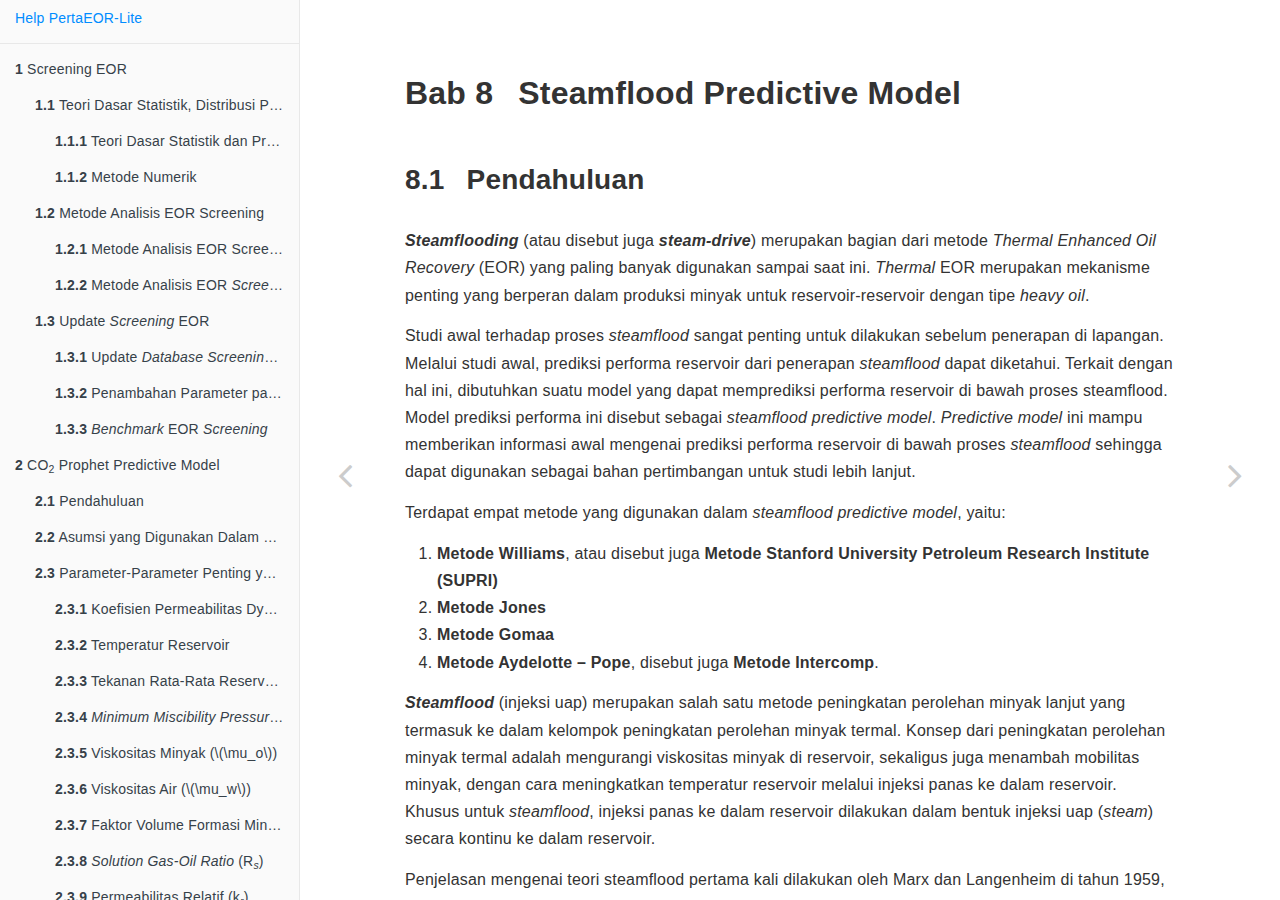
<file: docs/07-steam.html>
<!DOCTYPE html>
<html lang="" xml:lang="">
<head>

  <meta charset="utf-8" />
  <meta http-equiv="X-UA-Compatible" content="IE=edge" />
  <title>Bab 8 Steamflood Predictive Model | Technical Guide PertaEOR-Lite</title>
  <meta name="description" content="Bab 8 Steamflood Predictive Model | Technical Guide PertaEOR-Lite" />
  <meta name="generator" content="bookdown 0.21 and GitBook 2.6.7" />

  <meta property="og:title" content="Bab 8 Steamflood Predictive Model | Technical Guide PertaEOR-Lite" />
  <meta property="og:type" content="book" />
  
  <meta property="og:image" content="images/PertaEOR.png" />
  
  

  <meta name="twitter:card" content="summary" />
  <meta name="twitter:title" content="Bab 8 Steamflood Predictive Model | Technical Guide PertaEOR-Lite" />
  
  
  <meta name="twitter:image" content="images/PertaEOR.png" />

<meta name="author" content="PT LAPI ITB &amp; PERTAMINA INV" />


<meta name="date" content="2021-03-14" />

  <meta name="viewport" content="width=device-width, initial-scale=1" />
  <meta name="apple-mobile-web-app-capable" content="yes" />
  <meta name="apple-mobile-web-app-status-bar-style" content="black" />
  
  
<link rel="prev" href="06-co2immiscible.html"/>
<link rel="next" href="08-insitu.html"/>
<script src="libs/jquery-2.2.3/jquery.min.js"></script>
<link href="libs/gitbook-2.6.7/css/style.css" rel="stylesheet" />
<link href="libs/gitbook-2.6.7/css/plugin-table.css" rel="stylesheet" />
<link href="libs/gitbook-2.6.7/css/plugin-bookdown.css" rel="stylesheet" />
<link href="libs/gitbook-2.6.7/css/plugin-highlight.css" rel="stylesheet" />
<link href="libs/gitbook-2.6.7/css/plugin-search.css" rel="stylesheet" />
<link href="libs/gitbook-2.6.7/css/plugin-fontsettings.css" rel="stylesheet" />
<link href="libs/gitbook-2.6.7/css/plugin-clipboard.css" rel="stylesheet" />









<script src="libs/accessible-code-block-0.0.1/empty-anchor.js"></script>



<link rel="stylesheet" href="style.css" type="text/css" />
</head>

<body>



  <div class="book without-animation with-summary font-size-2 font-family-1" data-basepath=".">

    <div class="book-summary">
      <nav role="navigation">

<ul class="summary">
<li><a href="./">Help PertaEOR-Lite</a></li>

<li class="divider"></li>
<li class="chapter" data-level="1" data-path="00-screening.html"><a href="00-screening.html"><i class="fa fa-check"></i><b>1</b> Screening EOR</a><ul>
<li class="chapter" data-level="1.1" data-path="00-screening.html"><a href="00-screening.html#teori-dasar-statistik-distribusi-probabilitas-dan-metode-numerik"><i class="fa fa-check"></i><b>1.1</b> Teori Dasar Statistik, Distribusi Probabilitas, dan Metode Numerik</a><ul>
<li class="chapter" data-level="1.1.1" data-path="00-screening.html"><a href="00-screening.html#teori-dasar-statistik-dan-probabilitas"><i class="fa fa-check"></i><b>1.1.1</b> Teori Dasar Statistik dan Probabilitas</a></li>
<li class="chapter" data-level="1.1.2" data-path="00-screening.html"><a href="00-screening.html#metode-numerik"><i class="fa fa-check"></i><b>1.1.2</b> Metode Numerik</a></li>
</ul></li>
<li class="chapter" data-level="1.2" data-path="00-screening.html"><a href="00-screening.html#metode-analisis-eor-screening"><i class="fa fa-check"></i><b>1.2</b> Metode Analisis EOR Screening</a><ul>
<li class="chapter" data-level="1.2.1" data-path="00-screening.html"><a href="00-screening.html#metode-analisis-eor-screening-untuk-input-data-single-value"><i class="fa fa-check"></i><b>1.2.1</b> Metode Analisis EOR Screening Untuk <em>Input</em> Data <em>Single-Value</em></a></li>
<li class="chapter" data-level="1.2.2" data-path="00-screening.html"><a href="00-screening.html#metode-analisis-eor-screening-untuk-input-data-distribusi"><i class="fa fa-check"></i><b>1.2.2</b> Metode Analisis EOR <em>Screening</em> Untuk <em>Input</em> Data Distribusi</a></li>
</ul></li>
<li class="chapter" data-level="1.3" data-path="00-screening.html"><a href="00-screening.html#update-screening-eor"><i class="fa fa-check"></i><b>1.3</b> Update <em>Screening</em> EOR</a><ul>
<li class="chapter" data-level="1.3.1" data-path="00-screening.html"><a href="00-screening.html#update-database-screening-eor"><i class="fa fa-check"></i><b>1.3.1</b> Update <em>Database</em> <em>Screening</em> EOR</a></li>
<li class="chapter" data-level="1.3.2" data-path="00-screening.html"><a href="00-screening.html#penambahan-parameter-pada-screening-eor"><i class="fa fa-check"></i><b>1.3.2</b> Penambahan Parameter pada <em>Screening</em> EOR</a></li>
<li class="chapter" data-level="1.3.3" data-path="00-screening.html"><a href="00-screening.html#benchmark-eor-screening"><i class="fa fa-check"></i><b>1.3.3</b> <em>Benchmark</em> EOR <em>Screening</em></a></li>
</ul></li>
</ul></li>
<li class="chapter" data-level="2" data-path="01-prophet.html"><a href="01-prophet.html"><i class="fa fa-check"></i><b>2</b> CO<sub>2</sub> Prophet Predictive Model</a><ul>
<li class="chapter" data-level="2.1" data-path="01-prophet.html"><a href="01-prophet.html#pendahuluan"><i class="fa fa-check"></i><b>2.1</b> Pendahuluan</a></li>
<li class="chapter" data-level="2.2" data-path="01-prophet.html"><a href="01-prophet.html#asumsi-yang-digunakan-dalam-model"><i class="fa fa-check"></i><b>2.2</b> Asumsi yang Digunakan Dalam Model</a></li>
<li class="chapter" data-level="2.3" data-path="01-prophet.html"><a href="01-prophet.html#parameter-parameter-penting-yang-digunakan-dalam-model"><i class="fa fa-check"></i><b>2.3</b> Parameter-Parameter Penting yang Digunakan Dalam Model</a><ul>
<li class="chapter" data-level="2.3.1" data-path="01-prophet.html"><a href="01-prophet.html#koefisien-permeabilitas-dykstra-parsons"><i class="fa fa-check"></i><b>2.3.1</b> Koefisien Permeabilitas Dykstra-Parsons</a></li>
<li class="chapter" data-level="2.3.2" data-path="01-prophet.html"><a href="01-prophet.html#temperatur-reservoir"><i class="fa fa-check"></i><b>2.3.2</b> Temperatur Reservoir</a></li>
<li class="chapter" data-level="2.3.3" data-path="01-prophet.html"><a href="01-prophet.html#tekanan-rata-rata-reservoir-average-reservoir-pressure"><i class="fa fa-check"></i><b>2.3.3</b> Tekanan Rata-Rata Reservoir (<em>Average Reservoir Pressure</em>)</a></li>
<li class="chapter" data-level="2.3.4" data-path="01-prophet.html"><a href="01-prophet.html#minimum-miscibility-pressure-mmp"><i class="fa fa-check"></i><b>2.3.4</b> <em>Minimum Miscibility Pressure (MMP)</em></a></li>
<li class="chapter" data-level="2.3.5" data-path="01-prophet.html"><a href="01-prophet.html#viskositas-minyak-mu_o"><i class="fa fa-check"></i><b>2.3.5</b> Viskositas Minyak (<span class="math inline">\(\mu_o\)</span>)</a></li>
<li class="chapter" data-level="2.3.6" data-path="01-prophet.html"><a href="01-prophet.html#viskositas-air-mu_w"><i class="fa fa-check"></i><b>2.3.6</b> Viskositas Air (<span class="math inline">\(\mu_w\)</span>)</a></li>
<li class="chapter" data-level="2.3.7" data-path="01-prophet.html"><a href="01-prophet.html#faktor-volume-formasi-minyak-bo"><i class="fa fa-check"></i><b>2.3.7</b> Faktor Volume Formasi Minyak (B<sub><em>o</em></sub>)</a></li>
<li class="chapter" data-level="2.3.8" data-path="01-prophet.html"><a href="01-prophet.html#solution-gas-oil-ratio-rs"><i class="fa fa-check"></i><b>2.3.8</b> <em>Solution Gas-Oil Ratio</em> (R<sub><em>s</em></sub>)</a></li>
<li class="chapter" data-level="2.3.9" data-path="01-prophet.html"><a href="01-prophet.html#permeabilitas-relatif-kr"><i class="fa fa-check"></i><b>2.3.9</b> Permeabilitas Relatif (k<sub><em>r</em></sub>)</a></li>
<li class="chapter" data-level="2.3.10" data-path="01-prophet.html"><a href="01-prophet.html#waterco2-injection-ratio"><i class="fa fa-check"></i><b>2.3.10</b> <em>Water/CO<sub>2</sub> Injection Ratio</em></a></li>
<li class="chapter" data-level="2.3.11" data-path="01-prophet.html"><a href="01-prophet.html#mixing-parameter-omega"><i class="fa fa-check"></i><b>2.3.11</b> <em>Mixing Parameter (<span class="math inline">\(\omega\)</span>)</em></a></li>
</ul></li>
<li class="chapter" data-level="2.4" data-path="01-prophet.html"><a href="01-prophet.html#tiga-kondisi-aliran-fluida"><i class="fa fa-check"></i><b>2.4</b> Tiga Kondisi Aliran Fluida</a><ul>
<li class="chapter" data-level="2.4.1" data-path="01-prophet.html"><a href="01-prophet.html#immiscible-flow"><i class="fa fa-check"></i><b>2.4.1</b> <em>Immiscible Flow</em></a></li>
<li class="chapter" data-level="2.4.2" data-path="01-prophet.html"><a href="01-prophet.html#miscible-flow"><i class="fa fa-check"></i><b>2.4.2</b> <em>Miscible Flow</em></a></li>
<li class="chapter" data-level="2.4.3" data-path="01-prophet.html"><a href="01-prophet.html#partially-miscible-flow"><i class="fa fa-check"></i><b>2.4.3</b> <em>Partially Miscible Flow</em></a></li>
</ul></li>
<li class="chapter" data-level="2.5" data-path="01-prophet.html"><a href="01-prophet.html#hasil-perhitungan-dan-tampilan-perangkat-lunak"><i class="fa fa-check"></i><b>2.5</b> Hasil Perhitungan dan Tampilan Perangkat Lunak</a></li>
</ul></li>
<li class="chapter" data-level="3" data-path="02-waterflood.html"><a href="02-waterflood.html"><i class="fa fa-check"></i><b>3</b> Waterflood Predictive Model</a><ul>
<li class="chapter" data-level="3.1" data-path="02-waterflood.html"><a href="02-waterflood.html#pendahuluan-1"><i class="fa fa-check"></i><b>3.1</b> Pendahuluan</a></li>
<li class="chapter" data-level="3.2" data-path="02-waterflood.html"><a href="02-waterflood.html#teori-frontal-displacement-untuk-waterflooding"><i class="fa fa-check"></i><b>3.2</b> Teori <em>Frontal Displacement</em> Untuk <em>Waterflooding</em></a><ul>
<li class="chapter" data-level="3.2.1" data-path="02-waterflood.html"><a href="02-waterflood.html#teori-fractional-flow-untuk-waterflooding"><i class="fa fa-check"></i><b>3.2.1</b> Teori <em>Fractional Flow</em> Untuk <em>Waterflooding</em></a></li>
<li class="chapter" data-level="3.2.2" data-path="02-waterflood.html"><a href="02-waterflood.html#teori-frontal-advance-untuk-waterflooding"><i class="fa fa-check"></i><b>3.2.2</b> Teori <em>Frontal Advance</em> Untuk <em>Waterflooding</em></a></li>
<li class="chapter" data-level="3.2.3" data-path="02-waterflood.html"><a href="02-waterflood.html#penentuan-parameter-left-fracpartial-f_wpartial-s_w-right_s_w-dan-saturasi-air-rata-rata-reservoir-bar-s_w"><i class="fa fa-check"></i><b>3.2.3</b> Penentuan parameter <span class="math inline">\(\left( \frac{\partial f_w}{\partial S_w} \right)_{S_w}\)</span> dan Saturasi Air Rata-Rata Reservoir (<span class="math inline">\(\bar S_w\)</span>)</a></li>
</ul></li>
<li class="chapter" data-level="3.3" data-path="02-waterflood.html"><a href="02-waterflood.html#penentuan-parameter-efisiensi-waterflooding"><i class="fa fa-check"></i><b>3.3</b> Penentuan Parameter Efisiensi <em>Waterflooding</em></a><ul>
<li class="chapter" data-level="3.3.1" data-path="02-waterflood.html"><a href="02-waterflood.html#displacement-efficiency-ed"><i class="fa fa-check"></i><b>3.3.1</b> <em>Displacement Efficiency</em> (E<sub>D</sub>)</a></li>
<li class="chapter" data-level="3.3.2" data-path="02-waterflood.html"><a href="02-waterflood.html#areal-sweep-efficiency-ea"><i class="fa fa-check"></i><b>3.3.2</b> <em>Areal Sweep Efficiency</em> (E<sub>A</sub>)</a></li>
<li class="chapter" data-level="3.3.3" data-path="02-waterflood.html"><a href="02-waterflood.html#vertical-sweep-efficiency-ev"><i class="fa fa-check"></i><b>3.3.3</b> <em>Vertical Sweep Efficiency</em> (E<sub>V</sub>)</a></li>
</ul></li>
<li class="chapter" data-level="3.4" data-path="02-waterflood.html"><a href="02-waterflood.html#persamaan-persamaan-yang-digunakan-dalam-prediksi-performa-waterflooding"><i class="fa fa-check"></i><b>3.4</b> Persamaan-Persamaan yang Digunakan Dalam Prediksi Performa <em>Waterflooding</em></a></li>
<li class="chapter" data-level="3.5" data-path="02-waterflood.html"><a href="02-waterflood.html#persamaan-persamaan-dasar-dan-nilai-default-yang-digunakan-dalam-predictive-model"><i class="fa fa-check"></i><b>3.5</b> Persamaan-Persamaan Dasar dan Nilai <em>Default</em> yang Digunakan Dalam <em>Predictive Model</em></a><ul>
<li class="chapter" data-level="3.5.1" data-path="02-waterflood.html"><a href="02-waterflood.html#viskositas-minyak"><i class="fa fa-check"></i><b>3.5.1</b> Viskositas Minyak</a></li>
<li class="chapter" data-level="3.5.2" data-path="02-waterflood.html"><a href="02-waterflood.html#solution-gas-oil-ratio"><i class="fa fa-check"></i><b>3.5.2</b> <em>SolUtion Gas-Oil Ratio</em></a></li>
<li class="chapter" data-level="3.5.3" data-path="02-waterflood.html"><a href="02-waterflood.html#faktor-volume-formasi-minyak"><i class="fa fa-check"></i><b>3.5.3</b> Faktor Volume Formasi Minyak</a></li>
<li class="chapter" data-level="3.5.4" data-path="02-waterflood.html"><a href="02-waterflood.html#permeabilitas-relatif"><i class="fa fa-check"></i><b>3.5.4</b> Permeabilitas Relatif</a></li>
<li class="chapter" data-level="3.5.5" data-path="02-waterflood.html"><a href="02-waterflood.html#nilai-default-parameter-yang-digunakan-dalam-model"><i class="fa fa-check"></i><b>3.5.5</b> Nilai <em>Default</em> Parameter yang Digunakan Dalam Model</a></li>
</ul></li>
</ul></li>
<li class="chapter" data-level="4" data-path="03-chemical.html"><a href="03-chemical.html"><i class="fa fa-check"></i><b>4</b> Chemical Flood Predictive Model</a><ul>
<li class="chapter" data-level="4.1" data-path="03-chemical.html"><a href="03-chemical.html#pendahuluan-2"><i class="fa fa-check"></i><b>4.1</b> Pendahuluan</a></li>
<li class="chapter" data-level="4.2" data-path="03-chemical.html"><a href="03-chemical.html#tinjauan-sifat-fisis-dan-mekanisme-kerja-dari-surfaktan-dan-alkali"><i class="fa fa-check"></i><b>4.2</b> Tinjauan Sifat Fisis dan Mekanisme Kerja Dari Surfaktan dan Alkali</a><ul>
<li class="chapter" data-level="4.2.1" data-path="03-chemical.html"><a href="03-chemical.html#sifat-fisis-dan-mekanisme-kerja-surfaktan"><i class="fa fa-check"></i><b>4.2.1</b> Sifat Fisis dan Mekanisme Kerja Surfaktan</a></li>
<li class="chapter" data-level="4.2.2" data-path="03-chemical.html"><a href="03-chemical.html#sifat-fisis-dan-mekanisme-kerja-alkali"><i class="fa fa-check"></i><b>4.2.2</b> Sifat Fisis dan Mekanisme Kerja Alkali</a></li>
</ul></li>
<li class="chapter" data-level="4.3" data-path="03-chemical.html"><a href="03-chemical.html#mekanisme-proses-injeksi-kimia"><i class="fa fa-check"></i><b>4.3</b> Mekanisme Proses Injeksi Kimia</a></li>
<li class="chapter" data-level="4.4" data-path="03-chemical.html"><a href="03-chemical.html#asumsi-dan-batasan-dalam-predictive-model"><i class="fa fa-check"></i><b>4.4</b> Asumsi dan Batasan Dalam <em>Predictive Model</em></a></li>
<li class="chapter" data-level="4.5" data-path="03-chemical.html"><a href="03-chemical.html#konsep-dan-algoritma-yang-digunakan-dalam-predictive-model"><i class="fa fa-check"></i><b>4.5</b> Konsep dan Algoritma yang Digunakan Dalam <em>Predictive Model</em></a><ul>
<li class="chapter" data-level="4.5.1" data-path="03-chemical.html"><a href="03-chemical.html#perhitungan-target-oil"><i class="fa fa-check"></i><b>4.5.1</b> Perhitungan <em>Target Oil</em></a></li>
</ul></li>
<li class="chapter" data-level="4.6" data-path="03-chemical.html"><a href="03-chemical.html#laju-alir-dan-bilangan-kapiler"><i class="fa fa-check"></i><b>4.6</b> Laju Alir dan Bilangan Kapiler</a><ul>
<li class="chapter" data-level="4.6.1" data-path="03-chemical.html"><a href="03-chemical.html#surfactant-retention-pada-batuan-sandstone"><i class="fa fa-check"></i><b>4.6.1</b> <em>Surfactant Retention</em> Pada Batuan <em>Sandstone</em></a></li>
<li class="chapter" data-level="4.6.2" data-path="03-chemical.html"><a href="03-chemical.html#perhitungan-oil-recovery"><i class="fa fa-check"></i><b>4.6.2</b> Perhitungan <em>Oil Recovery</em></a></li>
<li class="chapter" data-level="4.6.3" data-path="03-chemical.html"><a href="03-chemical.html#karakteristik-produksi-minyak-dan-koreksi-terhadap-crossflow"><i class="fa fa-check"></i><b>4.6.3</b> Karakteristik Produksi Minyak dan Koreksi Terhadap <em>Crossflow</em></a></li>
<li class="chapter" data-level="4.6.4" data-path="03-chemical.html"><a href="03-chemical.html#karakteristik-injeksi-kimia"><i class="fa fa-check"></i><b>4.6.4</b> Karakteristik Injeksi Kimia</a></li>
<li class="chapter" data-level="4.6.5" data-path="03-chemical.html"><a href="03-chemical.html#modifikasi-predictive-model-untuk-caustic-dan-caustic-polymer-flood"><i class="fa fa-check"></i><b>4.6.5</b> Modifikasi <em>Predictive Model</em> Untuk <em>Caustic</em> dan <em>Caustic-Polymer Flood</em></a></li>
</ul></li>
<li class="chapter" data-level="4.7" data-path="03-chemical.html"><a href="03-chemical.html#persamaan-persamaan-dasar-dan-nilai-default-yang-digunakan-dalam-model"><i class="fa fa-check"></i><b>4.7</b> Persamaan-Persamaan Dasar dan Nilai <em>Default</em> yang Digunakan Dalam Model</a><ul>
<li class="chapter" data-level="4.7.1" data-path="03-chemical.html"><a href="03-chemical.html#viskositas-minyak-1"><i class="fa fa-check"></i><b>4.7.1</b> Viskositas Minyak</a></li>
<li class="chapter" data-level="4.7.2" data-path="03-chemical.html"><a href="03-chemical.html#solution-gas-oil-ratio-1"><i class="fa fa-check"></i><b>4.7.2</b> <em>Solution Gas-Oil Ratio</em></a></li>
<li class="chapter" data-level="4.7.3" data-path="03-chemical.html"><a href="03-chemical.html#faktor-volume-formasi-minyak-1"><i class="fa fa-check"></i><b>4.7.3</b> Faktor Volume Formasi Minyak</a></li>
<li class="chapter" data-level="4.7.4" data-path="03-chemical.html"><a href="03-chemical.html#permeabilitas-relatif-dan-fraksi-aliran-air"><i class="fa fa-check"></i><b>4.7.4</b> Permeabilitas Relatif dan Fraksi Aliran Air</a></li>
<li class="chapter" data-level="4.7.5" data-path="03-chemical.html"><a href="03-chemical.html#nilai-default-yang-dignakan-dalam-predictive-model"><i class="fa fa-check"></i><b>4.7.5</b> Nilai <em>Default</em> yang Dignakan Dalam <em>Predictive Model</em></a></li>
</ul></li>
<li class="chapter" data-level="4.8" data-path="03-chemical.html"><a href="03-chemical.html#penambahan-jenis-pattern-pada-injeksi-kimia"><i class="fa fa-check"></i><b>4.8</b> Penambahan Jenis <em>Pattern</em> pada Injeksi Kimia</a><ul>
<li class="chapter" data-level="4.8.1" data-path="03-chemical.html"><a href="03-chemical.html#injeksi-kimia"><i class="fa fa-check"></i><b>4.8.1</b> Injeksi Kimia</a></li>
<li class="chapter" data-level="4.8.2" data-path="03-chemical.html"><a href="03-chemical.html#penentuan-pola-sumur-injeksi"><i class="fa fa-check"></i><b>4.8.2</b> Penentuan Pola Sumur Injeksi</a></li>
<li class="chapter" data-level="4.8.3" data-path="03-chemical.html"><a href="03-chemical.html#sejarah-injeksi-kimia"><i class="fa fa-check"></i><b>4.8.3</b> Sejarah Injeksi Kimia</a></li>
<li class="chapter" data-level="4.8.4" data-path="03-chemical.html"><a href="03-chemical.html#derivasi-persamaan-model-pattern-injeksi-kimia"><i class="fa fa-check"></i><b>4.8.4</b> Derivasi Persamaan Model <em>Pattern</em> Injeksi Kimia</a></li>
<li class="chapter" data-level="4.8.5" data-path="03-chemical.html"><a href="03-chemical.html#simulasi-sintetik-injeksi-kimia"><i class="fa fa-check"></i><b>4.8.5</b> Simulasi Sintetik Injeksi Kimia</a></li>
</ul></li>
</ul></li>
<li class="chapter" data-level="5" data-path="04-polymer.html"><a href="04-polymer.html"><i class="fa fa-check"></i><b>5</b> Polymer Predictive Model</a><ul>
<li class="chapter" data-level="5.1" data-path="04-polymer.html"><a href="04-polymer.html#pendahuluan-3"><i class="fa fa-check"></i><b>5.1</b> Pendahuluan</a></li>
<li class="chapter" data-level="5.2" data-path="04-polymer.html"><a href="04-polymer.html#teori-fractional-flow"><i class="fa fa-check"></i><b>5.2</b> Teori <em>Fractional Flow</em></a><ul>
<li class="chapter" data-level="5.2.1" data-path="04-polymer.html"><a href="04-polymer.html#penentuan-nilai-saturasi-air-rata-rata-di-reservoir-selama-periode-injeksi-polimer"><i class="fa fa-check"></i><b>5.2.1</b> Penentuan Nilai Saturasi Air Rata-Rata di Reservoir Selama Periode Injeksi Polimer</a></li>
<li class="chapter" data-level="5.2.2" data-path="04-polymer.html"><a href="04-polymer.html#rangkuman-persamaan-persamaan-yang-digunakan-dalam-teori-fractional-flow"><i class="fa fa-check"></i><b>5.2.2</b> Rangkuman Persamaan-Persamaan yang Digunakan Dalam Teori <em>Fractional Flow</em></a></li>
</ul></li>
<li class="chapter" data-level="5.3" data-path="04-polymer.html"><a href="04-polymer.html#metode-perhitungan-areal-dan-vertical-sweep-efficiency-menggunakan-pendekatan-streamtube"><i class="fa fa-check"></i><b>5.3</b> Metode Perhitungan <em>Areal</em> dan <em>Vertical Sweep Efficiency</em> Menggunakan Pendekatan <em>Streamtube</em></a></li>
<li class="chapter" data-level="5.4" data-path="04-polymer.html"><a href="04-polymer.html#perhitungan-injectivity"><i class="fa fa-check"></i><b>5.4</b> Perhitungan <em>Injectivity</em></a></li>
<li class="chapter" data-level="5.5" data-path="04-polymer.html"><a href="04-polymer.html#penentuan-nilai-permeabilitas-di-setiap-lapisan-reservoir"><i class="fa fa-check"></i><b>5.5</b> Penentuan Nilai Permeabilitas di Setiap Lapisan Reservoir</a></li>
<li class="chapter" data-level="5.6" data-path="04-polymer.html"><a href="04-polymer.html#koreksi-terhadap-pengaruh-slug-polimer"><i class="fa fa-check"></i><b>5.6</b> Koreksi Terhadap Pengaruh <em>Slug</em> Polimer</a></li>
<li class="chapter" data-level="5.7" data-path="04-polymer.html"><a href="04-polymer.html#pengaruh-sifat-fisis-larutan-polimer-terhadap-performa-injeksi-polimer"><i class="fa fa-check"></i><b>5.7</b> Pengaruh Sifat Fisis Larutan Polimer Terhadap Performa Injeksi Polimer</a><ul>
<li class="chapter" data-level="5.7.1" data-path="04-polymer.html"><a href="04-polymer.html#efek-pengurangan-permeabilitas-untuk-fasa-aqueous"><i class="fa fa-check"></i><b>5.7.1</b> Efek Pengurangan Permeabilitas Untuk Fasa <em>Aqueous</em></a></li>
<li class="chapter" data-level="5.7.2" data-path="04-polymer.html"><a href="04-polymer.html#efek-aliran-non-newtonian-larutan-polimer-di-daerah-sekitar-sumur-injeksi"><i class="fa fa-check"></i><b>5.7.2</b> Efek Aliran <em>Non-Newtonian</em> Larutan Polimer di Daerah Sekitar Sumur Injeksi</a></li>
</ul></li>
<li class="chapter" data-level="5.8" data-path="04-polymer.html"><a href="04-polymer.html#persamaan-persamaan-dasar-yang-digunakan-dalam-predictive-model"><i class="fa fa-check"></i><b>5.8</b> Persamaan-Persamaan Dasar yang Digunakan Dalam <em>Predictive Model</em></a><ul>
<li class="chapter" data-level="5.8.1" data-path="04-polymer.html"><a href="04-polymer.html#viskositas-minyak-2"><i class="fa fa-check"></i><b>5.8.1</b> Viskositas Minyak</a></li>
<li class="chapter" data-level="5.8.2" data-path="04-polymer.html"><a href="04-polymer.html#solution-gas-oil-ratio-2"><i class="fa fa-check"></i><b>5.8.2</b> <em>Solution Gas-Oil Ratio</em></a></li>
<li class="chapter" data-level="5.8.3" data-path="04-polymer.html"><a href="04-polymer.html#faktor-volume-formasi-minyak-2"><i class="fa fa-check"></i><b>5.8.3</b> Faktor Volume Formasi Minyak</a></li>
<li class="chapter" data-level="5.8.4" data-path="04-polymer.html"><a href="04-polymer.html#faktor-volume-formasi-air"><i class="fa fa-check"></i><b>5.8.4</b> Faktor Volume Formasi Air</a></li>
<li class="chapter" data-level="5.8.5" data-path="04-polymer.html"><a href="04-polymer.html#permeabilitas-relatf-dan-fraksi-aliran-air"><i class="fa fa-check"></i><b>5.8.5</b> Permeabilitas Relatf dan Fraksi Aliran Air</a></li>
<li class="chapter" data-level="5.8.6" data-path="04-polymer.html"><a href="04-polymer.html#persamaan-persamaan-dasar-dan-nilai-default-yang-digunakan"><i class="fa fa-check"></i><b>5.8.6</b> Persamaan-Persamaan Dasar dan Nilai <em>Default</em> yang Digunakan</a></li>
</ul></li>
</ul></li>
<li class="chapter" data-level="6" data-path="05-co2miscible.html"><a href="05-co2miscible.html"><i class="fa fa-check"></i><b>6</b> CO<sub>2</sub> Miscible Predictive Model</a><ul>
<li class="chapter" data-level="6.1" data-path="05-co2miscible.html"><a href="05-co2miscible.html#pendahuluan-4"><i class="fa fa-check"></i><b>6.1</b> Pendahuluan</a><ul>
<li class="chapter" data-level="6.1.1" data-path="05-co2miscible.html"><a href="05-co2miscible.html#kondisi-pvt"><i class="fa fa-check"></i><b>6.1.1</b> Kondisi PVT</a></li>
<li class="chapter" data-level="6.1.2" data-path="05-co2miscible.html"><a href="05-co2miscible.html#wettability"><i class="fa fa-check"></i><b>6.1.2</b> Wettability</a></li>
<li class="chapter" data-level="6.1.3" data-path="05-co2miscible.html"><a href="05-co2miscible.html#keuntungan-dan-kerugian-melakukan-injeksi-co2"><i class="fa fa-check"></i><b>6.1.3</b> Keuntungan dan Kerugian Melakukan Injeksi CO<sub>2</sub></a></li>
</ul></li>
<li class="chapter" data-level="6.2" data-path="05-co2miscible.html"><a href="05-co2miscible.html#miscible-co2-predictive-model"><i class="fa fa-check"></i><b>6.2</b> <em>Miscible CO<sub>2</sub> Predictive Model</em></a><ul>
<li class="chapter" data-level="6.2.1" data-path="05-co2miscible.html"><a href="05-co2miscible.html#sifat-sifat-fisik-fluida"><i class="fa fa-check"></i><b>6.2.1</b> Sifat-Sifat Fisik Fluida</a></li>
<li class="chapter" data-level="6.2.2" data-path="05-co2miscible.html"><a href="05-co2miscible.html#fractional-flow-model"><i class="fa fa-check"></i><b>6.2.2</b> <em>Fractional Flow</em> Model</a></li>
<li class="chapter" data-level="6.2.3" data-path="05-co2miscible.html"><a href="05-co2miscible.html#parameter-parameter-performa-miscible-co2"><i class="fa fa-check"></i><b>6.2.3</b> Parameter-Parameter Performa <em>Miscible</em> CO<sub>2</sub></a></li>
</ul></li>
</ul></li>
<li class="chapter" data-level="7" data-path="06-co2immiscible.html"><a href="06-co2immiscible.html"><i class="fa fa-check"></i><b>7</b> CO<sub>2</sub> Immiscible Predictive Model</a><ul>
<li class="chapter" data-level="7.1" data-path="06-co2immiscible.html"><a href="06-co2immiscible.html#pendahuluan-5"><i class="fa fa-check"></i><b>7.1</b> Pendahuluan</a><ul>
<li class="chapter" data-level="7.1.1" data-path="06-co2immiscible.html"><a href="06-co2immiscible.html#mekanisme-pendesakan-secara-immiscible"><i class="fa fa-check"></i><b>7.1.1</b> Mekanisme Pendesakan Secara <em>Immiscible</em></a></li>
</ul></li>
<li class="chapter" data-level="7.2" data-path="06-co2immiscible.html"><a href="06-co2immiscible.html#immiscible-co2-predictive-model"><i class="fa fa-check"></i><b>7.2</b> <em>Immiscible</em> CO<sub>2</sub> <em>Predictive Model</em></a><ul>
<li class="chapter" data-level="7.2.1" data-path="06-co2immiscible.html"><a href="06-co2immiscible.html#sifat-sifat-fisik-fluida-1"><i class="fa fa-check"></i><b>7.2.1</b> Sifat-Sifat Fisik Fluida</a></li>
<li class="chapter" data-level="7.2.2" data-path="06-co2immiscible.html"><a href="06-co2immiscible.html#fractional-flow-model-1"><i class="fa fa-check"></i><b>7.2.2</b> <em>Fractional Flow Model</em></a></li>
<li class="chapter" data-level="7.2.3" data-path="06-co2immiscible.html"><a href="06-co2immiscible.html#material-balance-equation"><i class="fa fa-check"></i><b>7.2.3</b> <em>Material Balance Equation</em></a></li>
<li class="chapter" data-level="7.2.4" data-path="06-co2immiscible.html"><a href="06-co2immiscible.html#parameter-parameter-performa-immiscible-co2"><i class="fa fa-check"></i><b>7.2.4</b> Parameter-Parameter Performa <em>Immiscible</em> CO<sub>2</sub></a></li>
</ul></li>
</ul></li>
<li class="chapter" data-level="8" data-path="07-steam.html"><a href="07-steam.html"><i class="fa fa-check"></i><b>8</b> Steamflood Predictive Model</a><ul>
<li class="chapter" data-level="8.1" data-path="07-steam.html"><a href="07-steam.html#pendahuluan-6"><i class="fa fa-check"></i><b>8.1</b> Pendahuluan</a></li>
<li class="chapter" data-level="8.2" data-path="07-steam.html"><a href="07-steam.html#fenomena-heat-loss"><i class="fa fa-check"></i><b>8.2</b> Fenomena <em>Heat Loss</em></a><ul>
<li class="chapter" data-level="8.2.1" data-path="07-steam.html"><a href="07-steam.html#fenomena-heat-loss-di-pipa-permukaan"><i class="fa fa-check"></i><b>8.2.1</b> Fenomena <em>Heat Loss</em> di Pipa Permukaan</a></li>
<li class="chapter" data-level="8.2.2" data-path="07-steam.html"><a href="07-steam.html#fenomena-heat-loss-di-sumur-injeksi"><i class="fa fa-check"></i><b>8.2.2</b> Fenomena <em>Heat Loss</em> di Sumur Injeksi</a></li>
</ul></li>
<li class="chapter" data-level="8.3" data-path="07-steam.html"><a href="07-steam.html#perhitungan-sejumlah-parameter-penting-yang-digunakan-dalam-predictive-model"><i class="fa fa-check"></i><b>8.3</b> Perhitungan Sejumlah Parameter Penting yang Digunakan Dalam <em>Predictive Model</em></a><ul>
<li class="chapter" data-level="8.3.1" data-path="07-steam.html"><a href="07-steam.html#permeabilitas-relatif-tiga-fasa"><i class="fa fa-check"></i><b>8.3.1</b> Permeabilitas Relatif Tiga Fasa</a></li>
<li class="chapter" data-level="8.3.2" data-path="07-steam.html"><a href="07-steam.html#pembagian-daerah-reservoir"><i class="fa fa-check"></i><b>8.3.2</b> Pembagian Daerah Reservoir</a></li>
<li class="chapter" data-level="8.3.3" data-path="07-steam.html"><a href="07-steam.html#initial-injectivity-index"><i class="fa fa-check"></i><b>8.3.3</b> <em>Initial Injectivity Index</em></a></li>
<li class="chapter" data-level="8.3.4" data-path="07-steam.html"><a href="07-steam.html#viskositas-fluida"><i class="fa fa-check"></i><b>8.3.4</b> Viskositas Fluida</a></li>
<li class="chapter" data-level="8.3.5" data-path="07-steam.html"><a href="07-steam.html#solution-gas-oil-ratio-4"><i class="fa fa-check"></i><b>8.3.5</b> <em>Solution Gas-Oil Ratio</em></a></li>
<li class="chapter" data-level="8.3.6" data-path="07-steam.html"><a href="07-steam.html#faktor-volume-formasi-minyak-4"><i class="fa fa-check"></i><b>8.3.6</b> Faktor Volume Formasi Minyak</a></li>
</ul></li>
<li class="chapter" data-level="8.4" data-path="07-steam.html"><a href="07-steam.html#steamflood-predictive-model-1"><i class="fa fa-check"></i><b>8.4</b> <em>Steamflood Predictive Model</em></a><ul>
<li class="chapter" data-level="8.4.1" data-path="07-steam.html"><a href="07-steam.html#metode-williams-metode-stanford-university"><i class="fa fa-check"></i><b>8.4.1</b> Metode Williams (Metode Stanford University)</a></li>
<li class="chapter" data-level="8.4.2" data-path="07-steam.html"><a href="07-steam.html#metode-jones"><i class="fa fa-check"></i><b>8.4.2</b> Metode Jones</a></li>
<li class="chapter" data-level="8.4.3" data-path="07-steam.html"><a href="07-steam.html#model-gomaa"><i class="fa fa-check"></i><b>8.4.3</b> Model Gomaa</a></li>
<li class="chapter" data-level="8.4.4" data-path="07-steam.html"><a href="07-steam.html#model-aydelotte-pope-model-intercomp"><i class="fa fa-check"></i><b>8.4.4</b> Model Aydelotte-Pope (Model Intercomp)</a></li>
</ul></li>
</ul></li>
<li class="chapter" data-level="9" data-path="08-insitu.html"><a href="08-insitu.html"><i class="fa fa-check"></i><b>9</b> In-Situ Combustion Predictive Model</a><ul>
<li class="chapter" data-level="9.1" data-path="08-insitu.html"><a href="08-insitu.html#pendahuluan-7"><i class="fa fa-check"></i><b>9.1</b> Pendahuluan</a></li>
<li class="chapter" data-level="9.2" data-path="08-insitu.html"><a href="08-insitu.html#in-situ-combustion-predictive-model-1"><i class="fa fa-check"></i><b>9.2</b> <em>In-Situ Combustion Predictive Model</em></a><ul>
<li class="chapter" data-level="9.2.1" data-path="08-insitu.html"><a href="08-insitu.html#model-brigham-et-al-untuk-dry-in-situ-combustion"><i class="fa fa-check"></i><b>9.2.1</b> Model Brigham, et al Untuk <em>Dry In-Situ Combustion</em></a></li>
<li class="chapter" data-level="9.2.2" data-path="08-insitu.html"><a href="08-insitu.html#perhitungan-parameter-parameter-penting-ynag-dgunakan-dalam-model"><i class="fa fa-check"></i><b>9.2.2</b> Perhitungan Parameter-Parameter Penting ynag Dgunakan Dalam Model</a></li>
<li class="chapter" data-level="9.2.3" data-path="08-insitu.html"><a href="08-insitu.html#viskositas-minyak-4"><i class="fa fa-check"></i><b>9.2.3</b> Viskositas Minyak</a></li>
<li class="chapter" data-level="9.2.4" data-path="08-insitu.html"><a href="08-insitu.html#parameter-parameter-performa-in-situ-combustion"><i class="fa fa-check"></i><b>9.2.4</b> Parameter-Parameter Performa <em>In-Situ Combustion</em></a></li>
</ul></li>
</ul></li>
<li class="chapter" data-level="10" data-path="09-infill.html"><a href="09-infill.html"><i class="fa fa-check"></i><b>10</b> Infill Drilling Predictive Model</a><ul>
<li class="chapter" data-level="10.1" data-path="09-infill.html"><a href="09-infill.html#pendahuluan-8"><i class="fa fa-check"></i><b>10.1</b> Pendahuluan</a></li>
<li class="chapter" data-level="10.2" data-path="09-infill.html"><a href="09-infill.html#asumsi-yang-digunakan-dalam-predictive-model"><i class="fa fa-check"></i><b>10.2</b> Asumsi yang Digunakan Dalam <em>Predictive Model</em></a></li>
<li class="chapter" data-level="10.3" data-path="09-infill.html"><a href="09-infill.html#analisis-streamtube"><i class="fa fa-check"></i><b>10.3</b> Analisis <em>Streamtube</em></a></li>
<li class="chapter" data-level="10.4" data-path="09-infill.html"><a href="09-infill.html#pemodelan-continuity-reservoir"><i class="fa fa-check"></i><b>10.4</b> Pemodelan <em>Continuity</em> Reservoir</a></li>
<li class="chapter" data-level="10.5" data-path="09-infill.html"><a href="09-infill.html#persamaan-persamaan-dasar-dan-nilai-default-yang-digunakan-dalam-predcitive-model"><i class="fa fa-check"></i><b>10.5</b> Persamaan-Persamaan Dasar dan Nilai <em>Default</em> yang Digunakan Dalam <em>Predcitive Model</em></a><ul>
<li class="chapter" data-level="10.5.1" data-path="09-infill.html"><a href="09-infill.html#viskositas-minyak-5"><i class="fa fa-check"></i><b>10.5.1</b> Viskositas Minyak</a></li>
<li class="chapter" data-level="10.5.2" data-path="09-infill.html"><a href="09-infill.html#solution-gas-oil-ratio-5"><i class="fa fa-check"></i><b>10.5.2</b> <em>Solution Gas-Oil Ratio</em></a></li>
<li class="chapter" data-level="10.5.3" data-path="09-infill.html"><a href="09-infill.html#faktor-volume-formasi-minyak-6"><i class="fa fa-check"></i><b>10.5.3</b> Faktor Volume Formasi Minyak</a></li>
<li class="chapter" data-level="10.5.4" data-path="09-infill.html"><a href="09-infill.html#permeabilitas-relatif-1"><i class="fa fa-check"></i><b>10.5.4</b> Permeabilitas Relatif</a></li>
<li class="chapter" data-level="10.5.5" data-path="09-infill.html"><a href="09-infill.html#nilai-default-yang-digunakan-dalam-predictive-model"><i class="fa fa-check"></i><b>10.5.5</b> Nilai <em>Default</em> yang Digunakan Dalam <em>Predictive Model</em></a></li>
</ul></li>
</ul></li>
<li class="chapter" data-level="11" data-path="10-hc.html"><a href="10-hc.html"><i class="fa fa-check"></i><b>11</b> Hydrocarbon Gas Injection Predictive Model</a><ul>
<li class="chapter" data-level="11.1" data-path="10-hc.html"><a href="10-hc.html#pendahuluan-9"><i class="fa fa-check"></i><b>11.1</b> Pendahuluan</a></li>
<li class="chapter" data-level="11.2" data-path="10-hc.html"><a href="10-hc.html#mekanisme-injeksi-hidrokarbon"><i class="fa fa-check"></i><b>11.2</b> Mekanisme Injeksi Hidrokarbon</a></li>
<li class="chapter" data-level="11.3" data-path="10-hc.html"><a href="10-hc.html#pembuatan-predictive-model"><i class="fa fa-check"></i><b>11.3</b> Pembuatan <em>Predictive Model</em></a></li>
</ul></li>
<li class="chapter" data-level="12" data-path="11-co2hnp.html"><a href="11-co2hnp.html"><i class="fa fa-check"></i><b>12</b> CO<sub>2</sub> Huff &amp; Puff Predictive Model</a><ul>
<li class="chapter" data-level="12.1" data-path="11-co2hnp.html"><a href="11-co2hnp.html#pendahuluan-10"><i class="fa fa-check"></i><b>12.1</b> Pendahuluan</a></li>
<li class="chapter" data-level="12.2" data-path="11-co2hnp.html"><a href="11-co2hnp.html#pembutan-predictive-model"><i class="fa fa-check"></i><b>12.2</b> Pembutan <em>Predictive Model</em></a></li>
</ul></li>
<li class="chapter" data-level="13" data-path="12-chemicalhnp.html"><a href="12-chemicalhnp.html"><i class="fa fa-check"></i><b>13</b> Chemical Injection Huff &amp; Puff Predictive Model</a><ul>
<li class="chapter" data-level="13.1" data-path="12-chemicalhnp.html"><a href="12-chemicalhnp.html#pendahuluan-11"><i class="fa fa-check"></i><b>13.1</b> Pendahuluan</a></li>
<li class="chapter" data-level="13.2" data-path="12-chemicalhnp.html"><a href="12-chemicalhnp.html#mekanisme-injeksi-chemical-huff-and-puff"><i class="fa fa-check"></i><b>13.2</b> Mekanisme Injeksi <em>Chemical Huff and Puff</em></a></li>
<li class="chapter" data-level="13.3" data-path="12-chemicalhnp.html"><a href="12-chemicalhnp.html#pembuatan-model-prediktif"><i class="fa fa-check"></i><b>13.3</b> Pembuatan Model Prediktif</a></li>
</ul></li>
</ul>

      </nav>
    </div>

    <div class="book-body">
      <div class="body-inner">
        <div class="book-header" role="navigation">
          <h1>
            <i class="fa fa-circle-o-notch fa-spin"></i><a href="./">Technical Guide PertaEOR-Lite</a>
          </h1>
        </div>

        <div class="page-wrapper" tabindex="-1" role="main">
          <div class="page-inner">

            <section class="normal" id="section-">
<div id="steamflood-predictive-model" class="section level1">
<h1><span class="header-section-number">Bab 8</span> Steamflood Predictive Model</h1>
<div id="pendahuluan-6" class="section level2">
<h2><span class="header-section-number">8.1</span> Pendahuluan</h2>
<p><strong><em>Steamflooding</em></strong> (atau disebut juga <strong><em>steam-drive</em></strong>) merupakan bagian dari metode <em>Thermal Enhanced Oil Recovery</em> (EOR) yang paling banyak digunakan sampai saat ini. <em>Thermal</em> EOR merupakan mekanisme penting yang berperan dalam produksi minyak untuk reservoir-reservoir dengan tipe <em>heavy oil</em>.</p>
<p>Studi awal terhadap proses <em>steamflood</em> sangat penting untuk dilakukan sebelum penerapan di lapangan. Melalui studi awal, prediksi performa reservoir dari penerapan <em>steamflood</em> dapat diketahui. Terkait dengan hal ini, dibutuhkan suatu model yang dapat memprediksi performa reservoir di bawah proses steamflood. Model prediksi performa ini disebut sebagai <em>steamflood</em> <em>predictive model</em>. <em>Predictive model</em> ini mampu memberikan informasi awal mengenai prediksi performa reservoir di bawah proses <em>steamflood</em> sehingga dapat digunakan sebagai bahan pertimbangan untuk studi lebih lanjut.</p>
<p>Terdapat empat metode yang digunakan dalam <em>steamflood</em> <em>predictive model</em>, yaitu:</p>
<ol style="list-style-type: decimal">
<li><strong>Metode Williams</strong>, atau disebut juga <strong>Metode Stanford University Petroleum Research Institute (SUPRI)</strong></li>
<li><strong>Metode Jones</strong></li>
<li><strong>Metode Gomaa</strong></li>
<li><strong>Metode Aydelotte – Pope</strong>, disebut juga <strong>Metode Intercomp</strong>.</li>
</ol>
<p><strong><em>Steamflood</em></strong> (injeksi uap) merupakan salah satu metode peningkatan perolehan minyak lanjut yang termasuk ke dalam kelompok peningkatan perolehan minyak termal. Konsep dari peningkatan perolehan minyak termal adalah mengurangi viskositas minyak di reservoir, sekaligus juga menambah mobilitas minyak, dengan cara meningkatkan temperatur reservoir melalui injeksi panas ke dalam reservoir. Khusus untuk <em>steamflood</em>, injeksi panas ke dalam reservoir dilakukan dalam bentuk injeksi uap (<em>steam</em>) secara kontinu ke dalam reservoir.</p>
<p>Penjelasan mengenai teori steamflood pertama kali dilakukan oleh Marx dan Langenheim di tahun 1959, dimana mereka menjelaskan mengenai pertumbuhan zona <em>steam</em> (<em>steam zone growth</em>) di reservoir selama proses <em>steamflood</em>. Mandl dan Volek (1969) kemudian mengembangkan teori Marx-Langenheim dengan mengenalkan parameter <em>critical time</em> dalam perhitungan. Myhill dan Stegemeier (1978) kemudian mengembangkan kembali teori Mandl-Volek dengan menambahkan parameter efisiensi termal dalam perhitungan.</p>
<p>Selanjutnya, Van Lookeren (1977) membahas mengenai fenomena <em>steam override</em> dalam proses <em>steamflood</em>, yaitu kecenderungan <em>steam</em> untuk mengalir ke bagian <em>top</em> reservoir sebagai akibat dari pengaruh gaya gravitasi. Van Lookeren menyatakan bahwa <em>steam overrid</em>e dipengaruhi oleh sifat-sifat <em>steam</em>, viskositas minyak, temperatur zona <em>steam</em>, dan permeabilitas vertikal reservoir. Sifat <em>buoyancy</em> yang dimiliki oleh <em>steam</em> beserta tingginya mobilitas minyak di zona <em>steam</em> merupakan dua faktor yang mendukung terjadinya <em>steam override</em>. Selain itu, adanya saturasi gas di zona <em>steam</em> akan mempercepat terjadinya <em>steam override</em>. Dengan terjadinya <em>steam override</em>, maka steam cenderung bergerak menuju zona <em>top</em> reservoir, menyebabkan zona bawah (<em>bottom</em>) reservoir tidak terlewati oleh steam. Pada <em>steamflooding</em>, <em>steam override</em> akan terjadi di hampir semua kasus, dimana laju terjadinya <em>steam override</em> akan lebih lambat untuk reservoir dengan viskositas minyak yang lebih tinggi.</p>
<p>Proses <em>steamflood</em> akan menyebabkan terbentuknya zona <em>steam</em> di reservoir. Zona <em>steam</em> adalah bagian reservoir dimana saturasi <em>steam</em> mendominasi fluida lainnya. Zona <em>steam</em> berada pada temperatur <em>steam</em>, <em>T<sub>steam</sub></em>. Terbentuknya zona <em>steam</em> di reservoir dalam proses <em>steamflooding</em> merupakan fenomena yang kompleks. Oleh karena itu, digunakan beberapa asumsi sebagai penyederhanaan. Asumsi-asumsi yang digunakan dalam menjelaskan pembentukan zona <em>steam</em> adalah sebagai berikut:</p>
<ol style="list-style-type: decimal">
<li>Zona <em>steam</em> berada dalam kondisi temperatur konstan, <em>T<sub>S</sub></em></li>
<li><em>Heat loss</em> ke <em>overburden</em> dan <em>underburden</em> terjadi melalui mekanisme konduksi.</li>
</ol>
<p>Di zona <em>steam</em>, nilai saturasi minyak diasumsikan berkurang dari mulai saturasi awal saat awal <em>flooding</em> (S<sub>oi</sub>) hingga saturasi minyak residu (S<sub>orst</sub>). Viskositas minyak akan berkurang dimana orde pengurangan viskositas minyak berbanding lurus dengan nilai <em>T<sub>steam</sub></em> (semakin tinggi nilai temperatur <em>steam</em>, semakin besar orde pengurangan viskositas minyak). Minyak yang berada di zona <em>steam</em> (yang mana viskositasnya sudah berkurang) akan didorong oleh <em>steam drive</em> sehingga saturasi minyak di zona <em>steam</em> akan berkurang hingga nilai residualnya (S<sub>orst</sub>), dimana nilai residual minyak ini diasumsikan konstan.</p>
</div>
<div id="fenomena-heat-loss" class="section level2">
<h2><span class="header-section-number">8.2</span> Fenomena <em>Heat Loss</em></h2>
<p><em>Predictive model</em> yang dibangun menyertakan terjadinya <em>heat loss</em> saat steam mengalir di sepanjang pipa permukaan dan di sumur injeksi.</p>
<div id="fenomena-heat-loss-di-pipa-permukaan" class="section level3">
<h3><span class="header-section-number">8.2.1</span> Fenomena <em>Heat Loss</em> di Pipa Permukaan</h3>
<p><em>Heat loss</em> di permukaan terjadi saat <em>steam</em> mengalir di sepanjang pipa permukaan menuju <em>wellhead choke</em>. Untuk menjelaskan fenomena ini, dibangun suatu model yang membagi pipa permukaan ke dalam beberapa segmen, dimana perubahan tekanan, laju <em>heat loss</em>, dan <em>steam quality</em> akan dihitung untuk setiap segmen. Jumlah segmen maksimum ditentukan sebanyak 20 segmen.</p>
<p>Perubahan tekanan (antara <em>steam generator</em> dan <em>wellhead choke</em>) diasumsikan terjadi hanya disebabkan oleh faktor gesekan. Perubahan tekanan di sepanjang pipa permukaan dihitung untuk setiap segmen I.
<span class="math display">\[\Delta P_{friction}(I) = \frac{4.219(10)^{-13}W^2.SPCT(I).DELS(I).F(I)}{r_{SURI}^5}...(1)\]</span>
dimana: </br>
<span class="math inline">\(W\)</span> = laju alir massa = laju injeksi <em>steam</em>, lb/hr </br>
<span class="math inline">\(r_{SURI}\)</span> = radius dalam pipa permukaan, ft (nilai <em>default</em> = <span class="math inline">\(r_{TI}\)</span> = 0.102) </br>
<span class="math inline">\(SPCT(I)\)</span> = volume spesifik campuran <em>steam</em> dengan air untuk segmen ke-<em>I</em>, cuft/bbl </br>
<span class="math inline">\(\Delta P _{friction}(I)\)</span> = perubahan tekanan untuk segmen ke-<em>I</em> </br>
<span class="math inline">\(F(I)\)</span> = <em>moody friction factor</em> untuk segmen ke-<em>I</em>, <em>dimensionless</em> </br>
<span class="math inline">\(DELS(I)\)</span> = panjang segmen pipa permukaan ke-<em>I</em>, ft</p>
<p>Volume spesifik campuran <em>steam</em> dengan air (SPCT) dihitung menggunakan persamaan berikut:
<span class="math display">\[SPCT(I) = X(I).SPCG(I)+(1-X(I)).SPCL(I)...(2)\]</span>
dimana: </br>
<span class="math inline">\(SPCG(I)\)</span> = volume spesifik <em>steam</em> untuk segmen ke-<em>I</em> (cuft/bbl) </br>
<span class="math inline">\(SPCL(I)\)</span> = volume spesifik air untuk segmen ke-<em>I</em> (cuft/bbl) </br>
<span class="math inline">\(X(I)\)</span> = <em>steam quality</em>, frkasi massa</p>
<p>Nilai <em>moody friction factor</em>, <em>F(I)</em>, ditentukan dari bilangan Reynolds untuk aliran dua fasa. Bilangan Reynolds dihitung sebagai berikut.
<span class="math display">\[N_{Re} = \frac{2967W_T}{\pi. r_{SURI}.\mu_M}...(3)\]</span>
dengan:
<span class="math display">\[\mu_M = (\mu_{SL}(I))^{HL}(\mu_{G}(I))^{1-HL}...(4)\]</span>
<span class="math display">\[HL = \frac{[1-X(I)].SPCL(I)}{SPCT(I)}...(5)\]</span>
dimana: </br>
<span class="math inline">\(N_{Re}\)</span> = bilangan Reynolds </br>
<span class="math inline">\(W_T\)</span> = laju alir massa, lb/sec </br>
<span class="math inline">\(r_{SURI}\)</span> = radius dalam pipa permukaan, ft </br>
<span class="math inline">\(\mu_M\)</span> = viskositas campuran <em>steam</em> dengan air, cp </br>
<span class="math inline">\(\mu_{SL}(I)\)</span> = viskositas air saturasi <em>steam</em> di segmen pipa permukaan ke-<em>I</em> </br>
<span class="math inline">\(\mu_G(I)\)</span> = viskositas <em>steam</em> di segmen pipa permukaan ke-<em>I</em> </br>
<span class="math inline">\(HL\)</span> = <em>liquid holdup</em></p>
<p>Nilai <em>F(I)</em> ditentukan sebagai berikut.</p>
<ul>
<li>Jika <span class="math inline">\(N_{Re} \leq 2000\)</span>, maka
<span class="math display">\[F(I) = \frac{64}{N_{Re}}...(6)\]</span></li>
<li>Jika <span class="math inline">\(N_{Re} &gt; 4000\)</span>, maka
<span class="math display">\[F(I) = 1.14 - 0.86858 \log \left[ED + \frac{9.34}{N_{Re}F(I)}\right]...(7)\]</span>
dimana: </br>
<span class="math inline">\(ED = \frac{EPSC}{\frac{r_{SURI}}{24}}\)</span> = <em>dimensionless roughness ratio</em> </br>
<span class="math inline">\(EPSC\)</span> = <em>roughness factor</em> dari pipa permukaan, in (nilai <em>default</em> = 0.0008)</li>
</ul>
<p>Solusi <em>F(I)</em> dari persamaan (7) diperoleh dengan prosedur iterasi</p>
<ul>
<li>Jika 2000 &lt; <span class="math inline">\(N_{Re}\)</span> &lt; 4000, maka
<span class="math display">\[F(I) = F(I)&#39; + \frac{(N_{Re}-2000)(F(I)&quot;-F(I)&#39;)}{2000}...(8)\]</span>
dengan
<span class="math display">\[F(I)&#39; = \frac{64}{N_{Re}}...(9)\]</span>
<span class="math display">\[F(I)&quot; = 1.14 - 0.86858 \log \left[ED + \frac{9.34}{N_{Re}F(I)}\right]...(10)\]</span></li>
</ul>
<p><em>Heat loss</em> di pipa permukaan dihitung dengan persamaan berikut.
<span class="math display">\[Q_{surface}(I) = 2\pi K_{surface}.r_{SURI}.DELS(I)[T_{surface}-T_{ground}]...(11)\]</span>
<span class="math display">\[T_{surface} = \frac{T(I+1)+T(I)}{2}...(12)\]</span>
dimana: </br>
<span class="math inline">\(Q_{surface}(I)\)</span> = laju <em>heat loss</em> di pipa permukaan, Btu/hr </br>
<span class="math inline">\(K_{surface}\)</span> = koefisien transfer panas untuk pipa permukaan, Btu/hr-ft<sup>2</sup>-°F (nilai <em>default</em> = 0.5) </br>
<span class="math inline">\(DELS(I)\)</span> = panjang segmen pipa permukaan ke-<em>I</em>, ft = <span class="math inline">\(\frac{500}{jumlah\ segmen\ permukaan}\)</span> </br>
<span class="math inline">\(T_{surface}\)</span> = temperatur rata-rata segmen pipa permukaan, °F </br>
<span class="math inline">\(T_{ground}\)</span> = temperatur tanah pada kondisi permukaan, °F (nilai <em>default</em> = 70°F) </br>
<span class="math inline">\(T(I)\)</span> = temperatur segmen pipa permukaan ke-<em>I</em>, °F</p>
<p>Nilai <em>steam quality</em> dihitung di sisi <em>downstream</em> dari setiap segmen pipa permukaan.
<span class="math display">\[X(I+1) = \frac{X(I)\left( [H_G(I)-H_{SL}(I)] + [H_{SL}(I)-H_{SL}(I+1)]-\frac{Q_{surface}(I)}{W} \right)}{H_G(I+1)-H_{SL}(I+1)}...(13)\]</span>
dimana: </br>
<span class="math inline">\(X(I)\)</span> = <em>steam quality</em> di segmen pipa permukaan ke-<em>I</em> </br>
<span class="math inline">\(X(I+1)\)</span> = <em>steam quality</em> di segmen pipa permukaan ke-(<em>I</em>+1) </br>
<span class="math inline">\(H_G(I)\)</span> = entalpi <em>steam</em> di segmen pipa permukaan ke-<em>I</em> </br>
<span class="math inline">\(H_{SL}(I)\)</span> = entalpi air tersaturasi <em>steam</em> di segmen pipa permukaan ke-<em>I</em>.</p>
</div>
<div id="fenomena-heat-loss-di-sumur-injeksi" class="section level3">
<h3><span class="header-section-number">8.2.2</span> Fenomena <em>Heat Loss</em> di Sumur Injeksi</h3>
<p>Selain <em>heat loss</em> yang terjadi di pipa permukaan saat <em>steam</em> bergerak dari <em>steam generator</em> ke <em>wellhead</em>, <em>predictive model</em> yang dibangun juga menyertakan <em>heat loss</em> yang terjadi saat <em>steam</em> bergerak dari <em>wellhead</em> ke <em>sandface</em>. <em>Heat loss</em> yang terjadi pada kondisi ini dikelompokkan ke dalam fenomena <em>heat loss</em> di sumur injeksi.</p>
<p>Perhitungan <em>heat loss</em> di sumur injeksi dilakukan menggunakan metode Earlougher dan Willhite. Sama seperti perhitungan <em>heat loss</em> di pipa permukaan, sumur injeksi akan dibagi ke dalam beberapa segmen, kemudian perhitungan perubahan tekanan, laju <em>heat loss</em>, dan <em>steam quality</em> akan dilakukan di setiap segmen. Jumlah segmen maksimum dibatasi sebanyak 20 segmen.</p>
<p>Perubahan tekanan antara <em>wellhead</em> dengan <em>sandface</em> diasumsikan dipengaruhi oleh tiga faktor, yaitu berat kolom fluida, energi kinetik, dan gesekan. Sehingga, perubahan tekanan antara <em>wellhead</em> dengan <em>sandface</em> (untuk setiap segmen sumur injeksi) dinyatakan oleh persamaan berikut.
<span class="math display">\[P(Z+1) = P(Z) + \Delta P_{KE}(Z) + \Delta P_{F_{weight}}(Z) - \Delta P_{friction}(Z)...(14)\]</span>
dengan:
<span class="math display">\[\Delta P_{KE}(Z) = \frac{1.686(10)^{-12}[SPCT(Z)-SPCT(Z+1)]W^2}{r_{TI}^4}...(15)\]</span>
<span class="math display">\[\Delta P_{F_{weight}}(Z) = \frac{6.944(10)^{-3}.DELZ(Z)}{SPCT(Z)} ...(16)\]</span>
<span class="math display">\[\Delta P_{friction}(Z) = \frac{4.219(10)^{-13}W^2.SPCT(Z).DELZ(Z).F(Z)}{r_{SURI}^5}...(17)\]</span>
dimana: </br>
<span class="math inline">\(P(Z+1)\)</span> = tekanan di segmen sumur ke-(<em>Z</em>+1) </br>
<span class="math inline">\(P(Z)\)</span> = tekanan di segmen sumur ke-<em>Z</em> </br>
<span class="math inline">\(\Delta P_{KE}(Z)\)</span> = perubahan tekanan akibat pengaruh perubahan energi kinetik dari steam untuk segmen sumur ke-<em>Z</em> </br>
<span class="math inline">\(\Delta P_{F_{weight}}(Z)\)</span> = perubahan tekanan akibat pengaruh berat kolom fluida untuk segmen sumur ke-<em>Z</em> </br>
<span class="math inline">\(\Delta P_{friction}(Z)\)</span> = perubahan tekanan akibat pengaruh gesekan untuk segmen sumur ke-<em>Z</em> </br>
<span class="math inline">\(SPCT(Z)\)</span> = volume spesifik campuran <em>steam</em> dengan air untuk segmen ke-<em>Z</em>, cuft/bbl </br>
<span class="math inline">\(r_{TI}\)</span> = radius sisi dalam tubing, ft (nilai <em>default</em> = 0.102) </br>
<span class="math inline">\(DELZ(Z)\)</span> = panjang segmen sumur ke-<em>Z</em>, ft = <span class="math inline">\(\frac{depth}{jumlah\ segmen\ sumur\ injeksi}\)</span> </br>
<span class="math inline">\(F(Z)\)</span> = <em>mody friction factor</em> untuk segmen sumur ke-<em>Z</em>, <em>dimensionless</em></p>
<p>Volume spesifik campuran <em>steam</em> dengan air (SPCT) dan <em>moody friction factor</em> dihitung dengan cara yang sama seperti pada pipa permukaan, yaitu menggunakan persamaan (2), (6), (7), dan (8), dengan mengganti segmen pipa permukaan <em>I</em> dengan segmen sumur injeksi <em>Z</em>.</p>
<p>Pada sumur injeksi <em>steam</em> diasumsikan mengalir di dalam <em>tubing</em>, sehingga penjelasan <em>heat loss</em> ke formasi batuan menjadi lebih rumit dibandingkan dengan penjelasan <em>heat loss</em> dari pipa permukaan. <em>Heat loss</em> (dari <em>steam</em>) dalam sumur injeksi akan mengalir secara berurutan melalui medium-medium berikut: <em>tubing</em>, <em>annulus</em>, <em>casing</em>, semen pemboran, dan formasi batuan.</p>
<p>Penjelasan <em>heat loss</em> pada sumur injeksi akan dimulai dengan mendefinisikan parameter koefisien <em>overall</em> transfer panas sumur (<span class="math inline">\(K_{coef}\)</span>), yaitu:
<span class="math display">\[K_{coef} = \frac{1}{K_{konduksi-tub}+K_{konv-rad\ tubing}+K_{konduksi-semen}}...(18)\]</span>
<span class="math inline">\(K_{konduksi-tub}\)</span> menyatakan koefisien transfer panas konduksi melalui tubing. Koefisien ini dinyatakan oleh persamaan berikut:
<span class="math display">\[K_{konduksi-tub} = \frac{r_w \log \left(\frac{r_{ins}}{r_{TO}}\right)}{k_{tubing}}...(19)\]</span>
dimana: </br>
<span class="math inline">\(r_w\)</span> = radius sumur, ft (nilai <em>default</em> = 0.25) </br>
<span class="math inline">\(r_{ins}\)</span> = radius insulasi tubing, ft (nilai <em>default</em> = <span class="math inline">\(r_{TO}\)</span>) </br>
<span class="math inline">\(r_{TO}\)</span> = radius sisi luar tubing, ft (nilai <em>default</em> = + 0.015) </br>
<span class="math inline">\(k_{tubing}\)</span> = konduktivitas termal tubing (nilai <em>default</em> = 0.04 Btu/hr.ft.°F).</p>
<p><span class="math inline">\(K_{konv-rad\ tubing}\)</span> menyatakan koefisien transfer panas konveksi dan radiasi melalui tubing. Koefisien ini dinyatakan oleh persamaan berikut:
<span class="math display">\[K_{konv-rad\ tubing} = \frac{r_w}{\left(\frac{r_{ins}}{(K_{konveksi}+K_{radiasi})}\right)}...(20)\]</span>
Pada persamaan (20), <span class="math inline">\(K_{radiasi}\)</span> adalah koefisien transfer panas melalui mekanisme radiasi. Parameter ini dihitung menggunakan persamaan berikut.
<span class="math display">\[K_{radiasi} = \sigma F_{TCI}[T_{CI}^2 + T_{IN}^2](T_{CI} + T_{IN})...(21)\]</span>
dimana: </br>
<span class="math inline">\(\sigma\)</span> = konstanta Stefan-Boltzmann = 1.713(10)<sup>-9</sup> Btu/hr-ft<sup>2</sup>-°R <br>
<span class="math inline">\(T_{CI}\)</span> = temperatur sisi dalam casing, °R </br>
<span class="math inline">\(T_{IN}\)</span> = temperatur sisi luar <em>insulation</em> atau temperatur sisi luar tubing, °R </br>
<span class="math inline">\(F_{TCI}\)</span> = <em>dimensionless view factor</em>, merupakan parameter yang menghubungkan geometri sumur beserta sifat emisif <em>tubing</em> dan <em>casing</em> terhadap flux panas <em>radiant</em>.
<span class="math display">\[F_{TCI} = \frac{1}{\left(\frac{1}{\varepsilon_{TO}}\right)+\frac{r_{ins}}{r_{CI}}\left(\frac{1}{\varepsilon_{CI}-1}\right)}...(22)\]</span>
dengan: </br>
<span class="math inline">\(r_{CI}\)</span> = radius sisi dalam casing, ft (nilai <em>default</em> = 0.2655) </br>
<span class="math inline">\(\varepsilon_{TO}\)</span> = emisivitas permukaan sisi luar <em>tubing</em>, <em>dimensionless</em> (nilai <em>default</em> = 0.9) </br>
<span class="math inline">\(\varepsilon_{CI}\)</span> = emisivitas permukaan sisi luar <em>casing</em>, <em>dimensionless</em> (nilai <em>default</em> = 0.4) </br></p>
<p>Selanjutnya, pada persamaan (20), <span class="math inline">\(K_{konveksi}\)</span> adalah koefisien transfer panas melalui mekanisme konveksi. Parameter ini dihitung menggunakan persamaan berikut.
<span class="math display">\[K_{konveksi} = \frac{k_{hc}}{\left[\frac{r_{ins}}{\log \left(\frac{r_{CI}}{r_{ins}}\right)}\right]}...(23)\]</span>
<span class="math display">\[k_{hc} = 0.049k_{ha}(N_{gr}N_{pr})^{0.333}N_{pr}^{0.074}...(24)\]</span>
dengan:
<span class="math display">\[N_{gr} = \frac{4.17(10)^8(r_{CI}-r_{TO})^3\rho_{ann}^2(T_{IN}-T_{CI})}{(T_{ann}+460)\mu_{ann}^2}...(25)\]</span>
<span class="math display">\[N_{pr} = \frac{C_{ann}\mu_{ann}}{k_{ha}}...(26)\]</span>
dimana: </br>
<span class="math inline">\(k_{hc}\)</span> = konveksivitas termal fluida annulus </br>
<span class="math inline">\(k_{ha}\)</span> = konveksivitas termal fluida annulus (nilai <em>default</em> = 0.1 Btu/hr.ft.°F)</br>
<span class="math inline">\(N_{gr}\)</span> = bilangan Grashof fluida annulus</br>
<span class="math inline">\(N_{pr}\)</span> = bilangan Prandtl fluida annulus</br>
<span class="math inline">\(T_{ann}\)</span> = temperatur fluida annulus, °F (nilai <em>default</em> = <span class="math inline">\(T_{steam}\)</span>)</br>
<span class="math inline">\(\rho_{ann}\)</span> = densitas fluida annulus, lb/cuft (nilai <em>default</em> = 0.1) </br>
<span class="math inline">\(\mu_{ann}\)</span> = viskositas fluida annulus, cp (nilai <em>default</em> = 0.05) </br>
<span class="math inline">\(C_{ann}\)</span> = kapasitas panas fluida annulus, Btu/lb.°F (nilai <em>default</em> = 0.2) </br></p>
<p><span class="math inline">\(K_{konduksi-semen}\)</span> menyatakan koefisien transfer panas konduksi melalui semen pemboran. Parameter ini dinyatakan oleh persamaan berikut.
<span class="math display">\[K_{konduksi-semen} = \frac{r_w \log \left(\frac{r_w}{r_{CO}}\right)}{k_{semen}}...(27)\]</span>
dimana: </br>
<span class="math inline">\(r_{CO}\)</span> = radius sisi luar <em>casing</em>, ft (nilai <em>default</em> = <span class="math inline">\(r_{CI}\)</span> 0.026) </br>
<span class="math inline">\(k_{semen}\)</span> = konduktivitas termal semen pemboran (nilai <em>default</em> = 0.5 Btu/hr.ft.°F).</p>
<p><em>Heat loss</em> di sepanjang sumur injeksi dinyatakan oleh persamaan berikut.
<span class="math display">\[Q_{well}(Z) = \frac{2\pi r_wDELZ(Z)K_{coef}k_{rock}[T(Z)-T_{ground}(Z)]}{k_{rock} + (r_wK_{coef}F_T)}...(28)\]</span>
dimana: </br>
<span class="math inline">\(F_T = \log(2\sqrt {t_{DS}})-0.29\)</span> = fungsi konduksi panas transient </br>
<span class="math inline">\(t_{DS} = \frac{24\alpha T}{r_w^2}\)</span> = <em>dimensionless time</em>; <span class="math inline">\(\alpha\)</span> = difusivitas termal batuan, ft<sup>2</sup>/hr (nilai <em>default</em> = 0.0306) </br>
<span class="math inline">\(Q_{well}(Z)\)</span> = laju <em>heat loss</em> dari sumur injeksi untuk segmen sumur ke-<em>Z</em> </br>
<span class="math inline">\(k_{rock}\)</span> = konduktivitas termal batuan reservoir (nilai <em>default</em> = 1 Btu/hr.ft.°F) </br>
<span class="math inline">\(T(Z)\)</span> = temperatur segmen sumur ke-<em>Z</em> </br>
<span class="math inline">\(T_{ground}(Z)\)</span> = temperatur tanah pada kondisi permukaan</p>
<p>Selanjutnya, <em>steam quality</em> dihitung di bagian <em>downstream</em> dari setiap segmen sumur menggunakan persamaan berikut.
<span class="math display">\[X(Z+1) = \frac{X(Z)\left( [H_G(Z)-H_{SL}(Z)] + [H_{SL}(Z)-H_{SL}(Z+1)]-\frac{Q_{well}(Z)}{W} \right)}{H_G(Z+1)-H_{SL}(Z+1)}...(29)\]</span>
dimana: </br>
<span class="math inline">\(X(Z)\)</span> = <em>steam quality</em> di segmen pipa permukaan ke-<em>Z</em> </br>
<span class="math inline">\(X(Z+1)\)</span> = <em>steam quality</em> di segmen pipa permukaan ke-(<em>Z</em>+1) </br>
<span class="math inline">\(H_G(Z)\)</span> = entalpi <em>steam</em> di segmen pipa permukaan ke-<em>Z</em> </br>
<span class="math inline">\(H_G(Z+1)\)</span> = entalpi <em>steam</em> di segmen pipa permukaan ke-(<em>Z</em>+1) </br>
<span class="math inline">\(H_{SL}(Z)\)</span> = entalpi air tersaturasi <em>steam</em> di segmen pipa permukaan ke-<em>Z</em> </br>
<span class="math inline">\(H_{SL}(Z+1)\)</span> = entalpi air tersaturasi <em>steam</em> di segmen pipa permukaan ke-(<em>Z</em>+1) </br>
<span class="math inline">\(W\)</span> = laju alir massa = laju injeksi <em>steam</em></p>
</div>
</div>
<div id="perhitungan-sejumlah-parameter-penting-yang-digunakan-dalam-predictive-model" class="section level2">
<h2><span class="header-section-number">8.3</span> Perhitungan Sejumlah Parameter Penting yang Digunakan Dalam <em>Predictive Model</em></h2>
<div id="permeabilitas-relatif-tiga-fasa" class="section level3">
<h3><span class="header-section-number">8.3.1</span> Permeabilitas Relatif Tiga Fasa</h3>
<p>Permeabilitas relatif tiga fasa dihitung menggunakan modifikasi metode Stone. Hal ini ditunjukkan oleh persamaan-persamaan berikut.
<span class="math display">\[k_{rw} = k_{rwro}(T) \left[ \frac{S_w-S_{wr}(T)}{1-S_{wr}(T)-S_{or}(T)} \right]^{n_w(p)}...(30)\]</span>
<span class="math display">\[k_{rg} = k_{rgro}(T) \left[ \frac{S_g-S_{gr}(T)}{1-S_{wr}(T)-S_{or}(T)-S_{gr}(T)} \right]^{n_g}...(31)\]</span>
<span class="math display">\[k_{ro} = k_{rocw}(T) \left[ \left( \frac{k_{row}}{k_{rocw}}+k_{rw} \right)\left( \frac{k_{rog}}{k_{rocw}}+k_{rg} \right)-k_{rw}-k_{rg}\right] ...(32)\]</span>
dengan:
<span class="math display">\[k_{row} = k_{rocw}(T) \left[ \frac{1-S_w-S_{or}(T)}{1-S_{wr}(T)-S_{or}(T)} \right]^{n_{ow}}...(33)\]</span>
<span class="math display">\[k_{rog} = k_{rocw}(T) \left[ \frac{1-S_w-S_{or}(T)-S_g}{1-S_{wr}(T)-S_{or}(T)} \right]^{n_{og}}...(34)\]</span>
<span class="math display">\[k_{rocw}(T) = k_{rocwi} + k_{rocwt}(T - T_{form})...(35)\]</span>
<span class="math display">\[k_{rwro}(T) = k_{rwroi} + k_{rwrot}(T - T_{form})...(36)\]</span>
<span class="math display">\[k_{rgro}(T) = k_{rgroi} + k_{rgrot}(T - T_{form})...(37)\]</span>
<span class="math display">\[n_w(p) = n_{wi} \left[1+n_{wp}\left(\frac{p-p_{form}}{p_{form}}\right)\right]...(38)\]</span>
dimana: </br>
<span class="math inline">\(k_{rwroi}\)</span> = nilai <em>initial end-point</em> dari kurva <span class="math inline">\(k_{rw}\)</span> (nilai <em>default</em> = 0.2) </br>
<span class="math inline">\(k_{rwrot}\)</span> = perubahan nilai <em>end-point</em> kurva <span class="math inline">\(k_{rw}\)</span> terhadap temperatur (nilai <em>default</em> = 0.00215 °F<sup>-1</sup>) </br>
<span class="math inline">\(k_{rocwi}\)</span> = nilai <em>initial end-point</em> dari kurva <span class="math inline">\(k_{ro}\)</span> (nilai <em>default</em> = 1) </br>
<span class="math inline">\(k_{rocwt}\)</span> = perubahan nilai <em>end-point</em> kurva <span class="math inline">\(k_{ro}\)</span> terhadap temperatur </br>
<span class="math inline">\(k_{rgroi}\)</span> = nilai <em>initial end-point</em> dari kurva <span class="math inline">\(k_{rg}\)</span> (nilai <em>default</em> = 1) </br>
<span class="math inline">\(k_{rgrot}\)</span> = perubahan nilai <em>end-point</em> kurva <span class="math inline">\(k_{rg}\)</span> terhadap temperatur </br>
<span class="math inline">\(n_{wi}\)</span> = initial eksponen persamaan <span class="math inline">\(k_{rw}\)</span> (nilai <em>default</em> = 2) </br>
<span class="math inline">\(n_{wp}\)</span> = perubahan nilai eksponen persamaan <span class="math inline">\(k_{rw}\)</span> terhadap perubahan tekanan </br>
<span class="math inline">\(n_{ow}\)</span> = eksponen dalam persamaan <span class="math inline">\(k_{ro}\)</span> untuk sistem minyak-air (nilai <em>default</em> = 2) </br>
<span class="math inline">\(n_{og}\)</span> = eksponen dalam persamaan <span class="math inline">\(k_{ro}\)</span> untuk sistem minyak-gas (nilai <em>default</em> = 2) </br>
<span class="math inline">\(n_{g}\)</span> = eksponen dalam persamaan <span class="math inline">\(k_{rg}\)</span> </br>
<span class="math inline">\(p_{form}\)</span> = tekanan formasi = 14.7 + <span class="math inline">\(\left(\frac{0.433}{2}\right)depth\)</span> </br>
<span class="math inline">\(T_{form}\)</span> = temperatur formasi = 70 + 0.0011 °F/ft.</p>
</div>
<div id="pembagian-daerah-reservoir" class="section level3">
<h3><span class="header-section-number">8.3.2</span> Pembagian Daerah Reservoir</h3>
<p>Salah satu asumsi yang digunakan dalam model Aydelotte-Pope adalah predictive model yang dibangun membagi reservoir ke dalam empat daerah. Keempat daerah reservoir ini adalah sebagai berikut.</p>
<ul>
<li><p><strong>Daerah 1: zona formasi reservoir awal</strong> </br>
Daerah ini dikarakterisasi oleh nilai tekanan dan temperatur berikut.
<span class="math display">\[T(1) = T_{form}...(39)\]</span>
<span class="math display">\[P(1) = P_{form}...(40)\]</span></p></li>
<li><p><strong>Daerah 2: zona <em>cold liquid</em></strong> </br>
Daerah ini dikarakterisasi oleh nilai tekanan dan temperatur berikut.
<span class="math display">\[T(2) = T_{form}...(41)\]</span>
<span class="math display">\[P(2) = P_(1) + 0.333[P_(4)-P_(1)]...(42)\]</span></p></li>
<li><p><strong>Daerah 3: zona <em>hot liquid</em></strong> </br>
Daerah ini dikarakterisasi oleh nilai tekanan dan temperatur berikut.
<span class="math display">\[T(3) = T_{avg}...(43)\]</span>
<span class="math display">\[P(3) = P(1) + 0.667[P(4)-P(1)]...(44)\]</span>
dimana:
<span class="math display">\[T_{avg} = T_{form}(1-F_{T_{avg}})+T_{steam}F_{T_{avg}}...(45)\]</span>
<span class="math inline">\(F_{T_{avg}}\)</span> = 0.6 = fraksi peningkatan temperatur zona <em>steam</em> yang diterapkan pada temperatur zona <em>hot liquid</em>.</p></li>
<li><p><strong>Daerah 4: zona <em>steam</em></strong> </br>
Daerah ini dikarakterisasi oleh nilai tekanan dan temperatur berikut.
<span class="math display">\[T(4) = T_{steam}...(46)\]</span>
<span class="math display">\[P(4) = P_{frac} = 0.5depth...(47)\]</span></p></li>
</ul>
</div>
<div id="initial-injectivity-index" class="section level3">
<h3><span class="header-section-number">8.3.3</span> <em>Initial Injectivity Index</em></h3>
<p>Nilai <em>default</em> dari <em>initial injectivity index</em> diperoleh dengan terlebih dahulu mengestimasi nilai <em>pattern area</em> (A) jika tidak diketahui.
<span class="math display">\[I_{index} = k \left( \frac{h_{net}}{141.3} \right)\left[ \frac{2}{\log \left( \frac{755268.2763A}{r_w^2} \right)} \right]\beta...(48)\]</span>
<span class="math display">\[\beta = \left( \frac{S_{wi}-S_{wr(1)}}{R_1} \right)^{\frac{2}{\mu_w(1)}} + \left( \frac{S_{oi}-S_{or(1)}}{R_1} \right)^{\frac{2}{\mu_o(1)}} + \left( \frac{S_{gi}-S_{gr(1)}}{R_1} \right)^{\frac{2}{\mu_g(1)}}...(49)\]</span>
<span class="math display">\[R_1 = 1-S_{wr}(1)-S_{or}(1)-S_{gr}(1)...(50)\]</span>
diasumsikan bahwa:
<span class="math display">\[r_w = 0.25\]</span>
<span class="math display">\[S_{gr}(1)=0\]</span>
dimana: </br>
<span class="math inline">\(I_{index}\)</span> = <em>initial injectivity index</em> </br>
<span class="math inline">\(h_{net}\)</span> = <em>net thickness</em> reservoir </br>
<span class="math inline">\(A\)</span> = <em>pattern area</em> reservoir; max = 80 acres; min = 0.625 acres </br>
<span class="math inline">\(S_{wi}\)</span> = nilai saturasi air <em>initial</em> = <span class="math inline">\(S_{wr}(1)\)</span> = 0.2 (nilai <em>default</em>) </br>
<span class="math inline">\(S_{oi}\)</span> = nilai saturasi minyak <em>initial</em> = <span class="math inline">\(1-S_{wi}-S_{gi}\)</span> </br>
<span class="math inline">\(S_{gi}\)</span> = nilai saturasi air <em>initial</em> = <span class="math inline">\(S_{wr}(1)\)</span> = 0.2 (nilai <em>default</em>) </br>
<span class="math inline">\(S_{jr}(1)\)</span> = nilai saturasi residual fluida fasa <em>j</em> di zona 1 reservoir </br>
<span class="math inline">\(S_{or}(1,2,3)\)</span> = [0.3495 + 0.03657 <span class="math inline">\(\log\)</span>(<span class="math inline">\(\mu_o(region)\)</span>)[1.294 − 0.0445 log<span class="math inline">\(k\)</span>]] </br>
<span class="math inline">\(S_{wr}(3\ or\ 4)\)</span> = <span class="math inline">\(S_{wr}(1) + 0.00245.S_{wr}(1).(T(region)-T_{form})\)</span> </br>
<span class="math inline">\(\mu_j(1)\)</span> = nilai viskositas fluida fasa <em>j</em> di zona 1 reservoir</p>
</div>
<div id="viskositas-fluida" class="section level3">
<h3><span class="header-section-number">8.3.4</span> Viskositas Fluida</h3>
<div id="viskositas-air" class="section level4">
<h4><span class="header-section-number">8.3.4.1</span> Viskositas Air</h4>
<p>Nilai viskositas air dihitung untuk keempat zona reservoir.
<span class="math display">\[\mu_w (zona\ 1\ atau\ 2) = BB(37).T_{form}+BB(38)+\frac{\alpha_3}{T_{form}}...(51)\]</span>
<span class="math display">\[\alpha_3 = \frac{\alpha_2}{T_{form}} + BB(39)...(52)\]</span>
<span class="math display">\[\alpha_2 = \frac{\alpha_1}{T_{form}} + BB(40)...(53)\]</span>
<span class="math display">\[\alpha_1 = \frac{BB(42)}{T_{form}} + BB(41)...(54)\]</span>
dimana: </br>
<span class="math inline">\(BB(i)\)</span> = konstanta viskositas fluida </br>
Nilai <span class="math inline">\(\mu_w\)</span> di zona 3 dan 4 diperoleh dari tabel <em>steam</em></p>
</div>
<div id="viskositas-minyak-3" class="section level4">
<h4><span class="header-section-number">8.3.4.2</span> Viskositas Minyak</h4>
<p>Nilai viskositas minyak dihitung untuk keempat zona reservoir dengan terlebih dahulu menghitung nilai viskositas minyak pada kondisi temperatur 100° dan 210°F.</p>
<ul>
<li><p>Untuk API <span class="math inline">\(\leq 10\)</span>:
<span class="math display">\[\mu_{o,100} = 10^{(8.35928-0.37539 API)}...(55)\]</span>
<span class="math display">\[\mu_{o,210} = 10^{(3.15424-0.11862 API)}...(56)\]</span></p></li>
<li><p>Untuk API &gt; 10:
<span class="math display">\[\mu_{o,100} = e^{[BB(1)API-BB(2) \frac{\alpha_6}{API}]}...(57)\]</span>
<span class="math display">\[\mu_{o,210} = e^{[BB(7)API-BB(8) \frac{\alpha_9}{API}]}...(58)\]</span>
dengan:
<span class="math display">\[\alpha_6 = \frac{\alpha_5}{API} + BB(3)...(59)\]</span>
<span class="math display">\[\alpha_5 = \frac{\alpha_4}{API} + BB(4)...(60)\]</span>
<span class="math display">\[\alpha_4 = \frac{BB(6)}{API} + BB(5)...(61)\]</span>
<span class="math display">\[\alpha_9 = \frac{\alpha_8}{API} + BB(9)...(62)\]</span>
<span class="math display">\[\alpha_8 = \frac{\alpha_7}{API} + BB(10)...(63)\]</span>
<span class="math display">\[\alpha_7 = \frac{BB(12)}{API} + BB(11)...(64)\]</span>
dimana: </br>
<span class="math inline">\(API\)</span> = API <em>gravity</em> minyak </br>
<span class="math inline">\(BB(i)\)</span> = konstanta viskositas fluida</p></li>
</ul>
<p>Viskositas minyak untuk setiap zona diberikan oleh persamaan berikut.
<span class="math display">\[\mu_o(region) = Y(VIS)^{X}...(65)\]</span>
dengan:
<span class="math display">\[VIS = \mu_{o,100} \left[ \frac{T(region)}{100} \right]^{1.345 \log \left( \frac{\mu_{o,210}}{\mu_{o,100}} \right)}...(66)\]</span></p>
<ul>
<li><p>Untuk <em>solution gas oil ratio</em>, <em>R<sub>s</sub></em> &lt; 20:
<span class="math display">\[Y = 1-0.0025R_s ...(67)\]</span>
<span class="math display">\[X = 1-0.00175R_s ...(68)\]</span></p></li>
<li><p>Untuk 20 <span class="math inline">\(\leq\)</span> R<sub>s</sub> &lt; 100:
<span class="math display">\[Y = BB(13)R_s + BB(14) + \frac{\beta_3}{R_s}...(69)\]</span>
<span class="math display">\[X = BB(25)R_s + BB(26) + \frac{BB(27)}{R_s} + \frac{BB(28)}{R_s^2} + \frac{BB(29)}{R_s^3} + \frac{BB(30)}{R_s^4}...(70)\]</span>
dengan:
<span class="math display">\[\beta_3 = \frac{\beta_2}{R_s}+BB(15)...(71)\]</span>
<span class="math display">\[\beta_2= \frac{\beta_1}{R_s}+BB(16)...(72)\]</span>
<span class="math display">\[\beta_1= \frac{BB(18)}{R_s}+BB(17)...(73)\]</span></p></li>
<li><p>Untuk R<sub>s</sub> <span class="math inline">\(\geq\)</span> 100:
<span class="math display">\[Y = BB(19)R_s + BB(20) + \frac{BB(21)}{R_s}+ \frac{BB(22)}{R_s^2}+ \frac{BB(23)}{R_s^3}+ \frac{BB(24)}{R_s^4}...(74)\]</span>
<span class="math display">\[X = BB(31)R_s + BB(32) + \frac{BB(33)}{R_s}+ \frac{BB(34)}{R_s^2}+ \frac{BB(35)}{R_s^3}+ \frac{BB(36)}{R_s^4}...(75)\]</span></p></li>
</ul>
</div>
<div id="nilai-konstanta-korelasi-viskositas-bbi" class="section level4">
<h4><span class="header-section-number">8.3.4.3</span> Nilai Konstanta Korelasi Viskositas, BB(<em>i</em>)</h4>
<p>Tabel berikut memberikan nilai konstanta korelasi viskositas dari <em>i</em> = 1 sampai <em>i</em> = 42.</p>
<table>
<thead>
<tr class="header">
<th align="center">i</th>
<th align="center">BB(<em>i</em>)</th>
<th align="center">i</th>
<th align="center">BB(<em>i</em>)</th>
<th align="center">i</th>
<th align="center">BB(<em>i</em>)</th>
<th align="center">i</th>
<th align="center">BB(<em>i</em>)</th>
</tr>
</thead>
<tbody>
<tr class="odd">
<td align="center">1</td>
<td align="center">-0.000676825</td>
<td align="center">11</td>
<td align="center">-190.395376</td>
<td align="center">21</td>
<td align="center">281.437484</td>
<td align="center">31</td>
<td align="center">-7.34671E-05</td>
</tr>
<tr class="even">
<td align="center">2</td>
<td align="center">-3.89570682</td>
<td align="center">12</td>
<td align="center">4161.01142</td>
<td align="center">22</td>
<td align="center">-53791.9095</td>
<td align="center">32</td>
<td align="center">0.541912201</td>
</tr>
<tr class="odd">
<td align="center">3</td>
<td align="center">272.18035</td>
<td align="center">13</td>
<td align="center">-0.001495773</td>
<td align="center">23</td>
<td align="center">4985256.03</td>
<td align="center">33</td>
<td align="center">133.649237</td>
</tr>
<tr class="even">
<td align="center">4</td>
<td align="center">-3470.80586</td>
<td align="center">14</td>
<td align="center">0.944396001</td>
<td align="center">24</td>
<td align="center">-173099129</td>
<td align="center">34</td>
<td align="center">-26771.3439</td>
</tr>
<tr class="odd">
<td align="center">5</td>
<td align="center">36881.4527</td>
<td align="center">15</td>
<td align="center">3.98464375</td>
<td align="center">25</td>
<td align="center">-0.000475188</td>
<td align="center">35</td>
<td align="center">2799780.44</td>
</tr>
<tr class="even">
<td align="center">6</td>
<td align="center">-148843.074</td>
<td align="center">16</td>
<td align="center">-186.338863</td>
<td align="center">26</td>
<td align="center">0.884019819</td>
<td align="center">36</td>
<td align="center">-110373996</td>
</tr>
<tr class="odd">
<td align="center">7</td>
<td align="center">-0.025195294</td>
<td align="center">17</td>
<td align="center">3325.20064</td>
<td align="center">27</td>
<td align="center">7.38565439</td>
<td align="center">37</td>
<td align="center">0.000547457</td>
</tr>
<tr class="even">
<td align="center">8</td>
<td align="center">-0.964528667</td>
<td align="center">18</td>
<td align="center">-18147.1583</td>
<td align="center">28</td>
<td align="center">-237.472458</td>
<td align="center">38</td>
<td align="center">-0.375792641</td>
</tr>
<tr class="odd">
<td align="center">9</td>
<td align="center">95.0590107</td>
<td align="center">19</td>
<td align="center">-4.55391E-05</td>
<td align="center">29</td>
<td align="center">3301.29337</td>
<td align="center">39</td>
<td align="center">135.019571</td>
</tr>
<tr class="even">
<td align="center">10</td>
<td align="center">-398.368883</td>
<td align="center">20</td>
<td align="center">0.134211338</td>
<td align="center">30</td>
<td align="center">-15644.0226</td>
<td align="center">40</td>
<td align="center">-857.863129</td>
</tr>
<tr class="odd">
<td align="center"></td>
<td align="center"></td>
<td align="center"></td>
<td align="center"></td>
<td align="center"></td>
<td align="center"></td>
<td align="center">41</td>
<td align="center">-68814.674</td>
</tr>
<tr class="even">
<td align="center"></td>
<td align="center"></td>
<td align="center"></td>
<td align="center"></td>
<td align="center"></td>
<td align="center"></td>
<td align="center">42</td>
<td align="center">1178800.05</td>
</tr>
</tbody>
</table>
Table: <span style="color: grey;"> Tabel 8.1: Konstanta korelasi viskositas, BB(<em>i</em>) </span>
<p>
 
</p>
</div>
</div>
<div id="solution-gas-oil-ratio-4" class="section level3">
<h3><span class="header-section-number">8.3.5</span> <em>Solution Gas-Oil Ratio</em></h3>
<p><em>Solution gas-oil ratio</em>, <em>R<sub>s</sub></em>, dihitung menggunakan korelasi Vasquez-Beggs. Dalam korelasi Vasquez-Beggs, nilai <em>specific gravity gas</em>, <span class="math inline">\(\gamma_g\)</span>, terlebih dahulu dikoreksi ke dalam kondisi tekanan <em>separator</em> 100 psig dan temperatur <em>separator</em> (temperatur <em>separator</em> diasumsikan sama dengan temperatur reservoir).
<span class="math display">\[\gamma_{g.100} = \gamma_g \left[ 1+\left( (5.912(10)^{-5}(API)(T)log \left( \frac{64.7}{114.7} \right) \right) \right]...(76)\]</span>
Selanjutnya, nilai <em>solution gas-oil ratio</em> dihitung sebagai berikut. </br>
Untuk <em>API</em> <span class="math inline">\(\leq\)</span> 30:
<span class="math display">\[R_s = 0.0362 \gamma_{g.100} P_{form}^{1.0937}exp \left[ 25.724 \left( \frac{API}{T+460} \right)\right]...(77)\]</span>
Untuk <em>API</em> &gt; 30:
<span class="math display">\[R_s = 0.0178 \gamma_{g.100} P_{form}^{1.187}exp \left[ 23.931 \left( \frac{API}{T+460} \right)\right]...(78)\]</span></p>
</div>
<div id="faktor-volume-formasi-minyak-4" class="section level3">
<h3><span class="header-section-number">8.3.6</span> Faktor Volume Formasi Minyak</h3>
<p>Faktor volume formasi minyak, <em>B<sub>o</sub></em>, dihitung menggunakan korelasi Vasquez-Beggs.
<span class="math display">\[B_o = 1 + C_1R-s + (C_2 + C_3R_s)(T-60) \left( \frac{API}{\gamma_{g.100}} \right)...(79)\]</span>
dimana: </br>
Untuk <span class="math inline">\(API \leq\)</span> 30:
<span class="math display">\[C_1 = 4.677 (10^{-4})\]</span>
<span class="math display">\[C_2 = 1.751 (10^{-5})\]</span>
<span class="math display">\[C_3 = -1.811 (10^{-8})\]</span>
Untuk <span class="math inline">\(API\)</span> &gt; 30:
<span class="math display">\[C_1 = 4.67 (10^{-4})\]</span>
<span class="math display">\[C_2 = 1.1 (10^{-5})\]</span>
<span class="math display">\[C_3 = 1.337 (10^{-9})\]</span></p>
</div>
</div>
<div id="steamflood-predictive-model-1" class="section level2">
<h2><span class="header-section-number">8.4</span> <em>Steamflood Predictive Model</em></h2>
<p>Seperti yang telah dijelaskan di bagian pendahuluan, terdapat empat metode yang digunakan untuk membangun <em>steamflood predictive model</em>. Keempat metode yang digunakan adalah:</p>
<ol style="list-style-type: decimal">
<li>Metode Williams, atau disebut juga Metode <em>Stanford University Petroleum Research Institute</em> (SUPRI)</li>
<li>Metode Jones</li>
<li>Metode Gomaa</li>
<li>Metode Aydelotte – Pope, disebut juga Metode Intercomp.</li>
</ol>
<p>Penjelasan masing-masing metode ini akan diberikan sebagai berikut.</p>
<div id="metode-williams-metode-stanford-university" class="section level3">
<h3><span class="header-section-number">8.4.1</span> Metode Williams (Metode Stanford University)</h3>
<p>Dalam metode Williams, model Marx-Langenheim digunakan untuk menghitung reservoir <em>heat loss</em> yang akan mempengaruhi pertumbuhan zona <em>steam</em> (<em>steam zone growth</em>). Fraksi injeksi panas yang mengalami <em>heat loss</em> ke formasi <em>overburden</em> dan <em>underburden</em> dinyatakan oleh persamaan berikut.
<span class="math display">\[W_{loss} = 1- \left[ \frac{1}{t_{DA}\left[ e^{t_{DA}}erfc(\sqrt {t_{DA}})+ \left( 2 \sqrt {\frac{t_{DA}}{\pi}}-1\right)\right]} \right]...(80)\]</span>
<span class="math display">\[t_{DA} = \frac{1460 \alpha t_{tot}}{h_{gross}^2}...(81)\]</span>
dimana:</br>
<span class="math inline">\(\alpha\)</span> = difusivitas termal batuan reservoir, ft<sup>2</sup>/hr </br>
<span class="math inline">\(h_{gross}\)</span> = <em>gross thickness</em> reservoir, ft = 1.25<span class="math inline">\(h_{net}\)</span> </br>
<span class="math inline">\(h_{net}\)</span> = <em>net thickness</em> reservoir, ft
<span class="math inline">\(t_{tot}\)</span> = <em>economic life</em></p>
<p>Parameter selanjutnya yang akan digunakan dalam model adalah nilai saturasi minyak residu di zona <em>steam</em> dan produksi panas kumulatif selama periode <em>economic life</em>. Saturasi minyak residu di zona <em>steam</em> (<em>S<sub>or</sub></em>(4)) dihitung dengan persamaan berikut.
<span class="math display">\[S_{or}(4) = \frac{S_{orx}}{100}...(82)\]</span>
<span class="math display">\[S_{orx} = 13.253 + 2.55956 \log[\mu_o(4)]-0.7196 \log(T_{steam}-T_{form})...(83)\]</span>
Sedangkan produksi panas kumulatif selama periode <em>economic life</em> dinyatakan oleh persamaan berikut.
<span class="math display">\[Heat_{prod} = 992.2 - 1060.9E_{1}1^2 + 0.06276\omega^2...(84)\]</span>
dengan:
<span class="math display">\[E_{11} = 0.01\left[-237.43 - 11.279 \log \left( \frac{\mu_0(1)}{\mu_0(4)} \right)-0.47331[T(4)-T_{form}]+90.167 \log[T(4)-T_{form}]\right]...(85)\]</span>
<span class="math display">\[\omega = 2.15962W\left[ \frac{X(4).(H_G(4)-H_{SL}(4))+(T(4)-T_{form})}{(H_G(4)-H_{SL}(4))+(T(4)-T_{form})} \right]...(86)\]</span>
dimana: </br>
<span class="math inline">\(W\)</span> = laju alir massa = laju injeksi <em>steam</em> </br>
<span class="math inline">\(X(4)\)</span> = <em>steam quality</em> di zona 4 (zona <em>steam</em>) </br>
<span class="math inline">\(H_G(4)\)</span> = entalpi <em>steam</em> di zona <em>steam</em> </br>
<span class="math inline">\(H_{SL}(4)\)</span> = entalpi air tersaturasi <em>steam</em> di zona <em>steam</em></p>
<p>Luas daerah reservoir yang terpanaskan oleh injeksi <em>steam</em> (<em>reservoir heated area</em>) dapat dinyatakan sebagai fraksi dari total luas daerah reservoir atau sebagai fungsi dari reservoir <em>heat loss</em> dan produksi panas.
<span class="math display">\[A_{heated} = \frac{E_{11}(S_{oi}-S_{or}(4))+S_{gi}}{(S_{oi}-S_{or}(4))+S_{gi}}...(87)\]</span>
atau
<span class="math display">\[A_{heated} = \frac{\left[ \frac{(1-W_{loss})(Heat_{inj}-Heat_{prod})}{C_{area}} \right]}{\left[\frac{(T(4)-T_{form})}{43560A(10)^6}\right]}...(88)\]</span>
<span class="math display">\[C_{area} = QT1+QT2+QT3+QT4...(89)\]</span>
dengan:
<span class="math display">\[QT1 = [(1-\phi)h_{net}+(h_{gross}-h_{net})]C_{rock}\rho_{rock}...(90)\]</span>
<span class="math display">\[QT2 = \phi S_{wr}(4)\rho_w(4)C_wh_{net}...(91)\]</span>
<span class="math display">\[QT3 = \phi S_{or}(4)\rho_w(4)C_oh_{net}...(92)\]</span>
<span class="math display">\[QT4 = \frac{\phi (1-S_{or}(4)-S_{wr}(4))H_G(4)}{\left[ \frac{v_G}{(T(4)-T_{form})h_{net}} \right]} ...(93)\]</span>
<span class="math display">\[Heat_{inj} = 24W[(X(4)H_G(4))+(1-(4))H_{SL}(4)]\frac{t_{tot}}{10^6}...(94)\]</span>
dimana: </br>
<span class="math inline">\(W_{loss}\)</span> = reservoir <em>heat loss</em> </br>
<span class="math inline">\(C_{area}\)</span> = kapasitas panas areal </br>
<span class="math inline">\(T(4)\)</span> = temperatur <em>steam</em> </br>
<span class="math inline">\(Heat_{inj}\)</span> = injeksi panas kumulatif </br>
<span class="math inline">\(Heat_{prod}\)</span> = produksi panas kumulatif </br>
<span class="math inline">\(C_{rock}\)</span> = kapasitas panas batuan reservoir = 0.19 + <span class="math inline">\(\left(0.00013\left(\frac{T_{form}-T_{steam}}{2}\right)\right)\)</span> </br>
<span class="math inline">\(\rho_{rock}\)</span> = densitas batuan reservoir (nilai <em>default</em> = 165 lb/cuft) </br>
<span class="math inline">\(C_{w}\)</span> = kapasitas panas air = <span class="math inline">\(\frac{H(4)-H(1)}{T_{steam}-T_{form}}\)</span> </br>
<span class="math inline">\(C_{o}\)</span> = kapasitas panas minyak = 0.0000557<span class="math inline">\(T_{steam}\)</span> + (0.00088911<em>API</em>) </br>
<span class="math inline">\(v_G\)</span> = volume spesifik <em>steam</em></p>
<p>Produksi minyak kumulatif dan produksi air kumulatif dihitung menggunakan persamaan berikut.
<span class="math display">\[N_p = PV \left[A_{heated}(S_{oi}-S_{or}(4))-(1-A_{heated})\frac{S_{gi}}{B_{oi}}\right]...(95)\]</span>
<span class="math display">\[W_p = PV \frac{S_{wi}}{B_{wi}}+2.15962Wt_{tot} - PV \left[A_{heated}S_{wr}(4)+(1-A_{heated})\frac{S_{gi}}{B_{w}(4)}\right]...(96)\]</span>
dengan:
<span class="math display">\[PV = 7758 A\phi h_{net}...(97)\]</span>
Model Williams memberikan hasil yang paling optimistik dibandingkan ketiga model lainnya.</p>
</div>
<div id="metode-jones" class="section level3">
<h3><span class="header-section-number">8.4.2</span> Metode Jones</h3>
<p>Metode Jones menggabungkan metode Van Lookeren (1977) dan Myhill-Stegemeier (1978) untuk memprediksi performa <em>steamflood</em>. Model ini menjelaskan:</p>
<ol style="list-style-type: decimal">
<li>Optimisasi laju injeksi <em>steam</em> berdasarkan perbandingan antara jumlah produksi minyak kumulatif dengan jumlah injeksi <em>steam</em></li>
<li>Prediksi perolehan minyak menggunakan persamaan Marx-Langenheim yang dimodifikasi oleh Mandl-Volek.</li>
</ol>
<p>Berbeda dengan metode Williams, metode Jones menyertakan faktor <em>delay</em> terhadap kedatangan <em>oil bank</em> di sumur produksi sehingga terdapat faktor koreksi terhadap perolehan minyak. Model Jones akan memberikan hasil yang paling pesimistik dibandingkan ketiga model lainnya.</p>
<p>Model Jones memberikan laju produksi fluida (minyak dan air) sebagai fungsi dari laju injeksi <em>steam</em> dan laju perpindahan minyak di reservoir.
<span class="math display">\[OS_{ratio} = \rho_w(4)\left( \frac{C_w}{C_{res}} \right)\left( \frac{h_{net}}{h_{gross}} \right)(S_{oi}-S_{or}(4))\phi (1+HD)\eta_{steam}...(98)\]</span>
dimana: </br>
<span class="math inline">\(OS_{ratio}\)</span> = perbandingan antara minyak yang terpindahkan dari zona steam terhadap injeksi <em>steam</em> </br>
<span class="math inline">\(C_{res}\)</span> = kapasitas panas reservoir </br>
<span class="math inline">\(HD\)</span> = <em>dimensionless steam quality</em> </br>
<span class="math inline">\(\eta_{steam}\)</span> = koefisien Myhill-Stegemeier untuk efisiensi termal zona <em>steam</em>.</p>
<p>Laju perpindahan minyak di reservoir dihitung menggunakan persamaan berikut.
<span class="math display">\[q_{od}=\frac{V_{oc}(i)-V_{oc}(i-1)}{t_{step}}...(99)\]</span>
<span class="math display">\[V_{oc} = 2.15962.W.OS_{ratio}.t_{step}...(100)\]</span>
dimana: </br>
<span class="math inline">\(q_{od}\)</span> = laju perpindahan minyak </br>
<span class="math inline">\(V_{oc}\)</span> = volume kumulatif minyak terpindahkan </br>
<span class="math inline">\(t_{step}\)</span> = ukuran <em>time step, days</em></p>
<p>Selanjutnya, laju produksi minyak (dalam bbl/d) dihitung menggunakan persamaan berikut.
<span class="math display">\[q_o = q_{od}V_{od}A_{sd}V_{pd}...(101)\]</span>
dengan:
<span class="math display">\[V_{od} = (1 - \Omega)^{0.5}...(102)\]</span>
<span class="math display">\[\Omega = \frac{1000N_p(region)S_{oi}}{\left(43560A\phi h_{net}\frac{S_{oi}}{5.615}\right)(S_{oi}-S_{or}(4))}...(103)\]</span>
<span class="math display">\[A_{sd} = \left( A_{steam} \frac{A}{f_{ac}}\right)^2...(104)\]</span>
<span class="math display">\[A_{steam} = q_{heat}h_{net}\eta_{steam}\left[\frac{\left(\frac{t_D}{1.2}\right)}{\left(\frac{T(4)-T_{form}}{\frac{209088}{A}}\right)}\right]...(105) \]</span>
<span class="math display">\[q_{heat} = 31.530452W[H_{SL}(4)+X(4)[H_G(4)-H_{SL}(4)]-C_w(T_{form}-32)]...(106)\]</span></p>
<ul>
<li>Untuk <span class="math inline">\(\mu_0(region) &gt; 100 cp\)</span>:
<span class="math display">\[f_{ac}=0.3317A \sqrt {\log \left( \frac{\mu_o(region)}{100} \right)}...(107)\]</span></li>
<li>Untuk <span class="math inline">\(\mu_o(region) \leq 100 cp\)</span>:
<span class="math display">\[f_{ac} = 0.01 ...(108)\]</span>
<span class="math display">\[V_{pd} = (2.15962.W.t_{step}.V_p)^2...(109)\]</span>
<span class="math display">\[V_p = \frac{\left(\frac{5.615}{43560}\right)}{\left[\frac{\left(\frac{A}{h_{net}}\right)}{\left(\frac{\phi}{S_{gi}}\right)}\right]}...(110)\]</span>
dimana: </br>
<span class="math inline">\(q_o\)</span> = laju produksi minyak, bbl/d </br>
<span class="math inline">\(V_{od}\)</span> = volume minyak terpindahkan yang terproduksi, <em>dimensionless</em> </br>
<span class="math inline">\(A_{sd}\)</span> = luas daerah zona <em>steam, dimensionless</em> </br>
<span class="math inline">\(V_{pd}\)</span> = <em>initial pore volume</em> yang terisi oleh <em>steam, dimensionless</em> </br>
<span class="math inline">\(A_{steam}\)</span> = parameter Marx-Langenheim yang menyatakan ukuran zona <em>steam</em> </br>
<span class="math inline">\(q_{heat}\)</span> = laju injeksi panas, Btu/hr </br>
<span class="math inline">\(t_D\)</span> = <em>dimensionless time</em> </br>
<span class="math inline">\(\eta_{steam}\)</span> = koefisien Myhill-Stegemeier untuk efisiensi termal zona <em>steam</em></br>
<span class="math inline">\(A\)</span> = luas daerah reservoir (<em>pattern area</em>)</br>
<span class="math inline">\(f_{ac}\)</span> = fungsi <em>oil bank response</em></br>
<span class="math inline">\(t_{step}\)</span> = ukuran <em>time step</em></br>
<span class="math inline">\(V_p\)</span> = fungsi <em>gas saturation fillup</em></li>
</ul>
<p>Laju produksi air (dalam bbl/d) dihitung dengan persamaan berikut.
<span class="math display">\[q_w = 2.156962W-q_o...(111)\]</span>_
Selain laju produksi fluida, model Jones juga menyertakan analisis efisiensi proyek <em>steamflood</em>. Efisiensi proyek _steamflood dihitung menggunakan persamaan berikut.
<span class="math display">\[eff = \left[ \frac{13.1\rho_o(4)}{62.4+5.615} \right]Boiler_{eff}f_{os}...(112)\]</span>
<span class="math display">\[f_{os} = \left[\frac{1000q_o}{\left(\frac{2.15962W}{[H_{SL}(4)+X(4)(H_G(4)-H_{SL}(4))-C_w(T_{form}-70)]}\right)}\right]...(113)\]</span>
dimana: </br>
<span class="math inline">\(eff\)</span> = efisiensi <em>steamflood</em> </br>
<span class="math inline">\(\rho_o(4)\)</span> = densitas minyak di zona <em>steam</em> </br>
<span class="math inline">\(Boiler_{eff}\)</span> = boiler efisiensi (nilai <em>default</em> = 0.8) </br>
<span class="math inline">\(f_{os}\)</span> = perbandingan produksi minyak kumulatif dengan injeksi <em>steam</em>.</p>
</div>
<div id="model-gomaa" class="section level3">
<h3><span class="header-section-number">8.4.3</span> Model Gomaa</h3>
<p>Gomaa memprediksi performa <em>steamflood</em> dengan membangun korelasi empiris dari hasil simulasi. Dalam membangun korelasinya, Gomaa menetapkan beberapa parameter reservoir dan fluida pada nilai konstan yang dia anggap sebagai nilai <em>typical</em>. Model Gomaa akan berlaku baik untuk proyek <em>steamflood</em> yang karakteristik reservoir dan fluida-nya bersesuaian atau dekat dengan nilai <em>typical</em> yang dinyatakan oleh Gomaa dalam membangun korelasinya.</p>
<p>Laju injeksi <em>steam</em> dan laju injeksi panas dinyatakan oleh Gomaa dalam persamaan berikut.
<span class="math display">\[q_{i,steam} = \frac{2.15962W}{\left(\frac{h_{gross}}{A}\right)}...(114)\]</span>
<span class="math display">\[q_{i,heat} = q_{i,steam}H_{steam}\left(\frac{350}{10^6}\right)...(115)\]</span>
dimana: </br>
<span class="math inline">\(q_{i,steam}\)</span> =laju injeksi <em>steam</em> </br>
<span class="math inline">\(q_{i,heat}\)</span> = laju injeksi panas </br>
<span class="math inline">\(H_{steam}\)</span> = entalpi <em>steam</em></p>
<p>Injeksi panas efektif dan total injeksi panas dinyatakan oleh persamaan berikut.
<span class="math display">\[q_{{i,steam}_{eff}} = F_{HU}q_{{i,heat}_{net}}...(116)\]</span>
<span class="math display">\[q_{{i,heat}_{net}} = 0.128q_{i,steam}H_{steam}(1-F_{HV})\frac{t_{step}}{365}...(117)\]</span>
dimana: </br>
<span class="math inline">\(q_{{i,steam}_{eff}}\)</span> = injeksi panas efektif </br>
<span class="math inline">\(q_{{i,heat}_{net}}\)</span> = injeksi panas kumulatif </br>
<span class="math inline">\(F_{HU}\)</span> = <em>heat utilization factor</em> </br>
<span class="math inline">\(F_{HV}\)</span> = <em>vertical heat loss</em>, dinyatakan sebagai frkasi dari <span class="math inline">\(q_{i,heat}\)</span> </br>
<span class="math inline">\(t_{step}\)</span> = <em>time step</em> </br></p>
<p>Koreksi terhadap nilai injeksi panas efektif dilakukan jika kemiringan reservoir lebih besar dari 10°
<span class="math display">\[\left[q_{{i,steam}_{eff}}\right]_{corr} = \frac{q_{{i,steam}_{eff}}}{1.093-0.013dip}...(118)\]</span>
dimana: </br>
<span class="math inline">\(dip\)</span> = kemiringan reservoir terhadap sumbu horizontal </br>
<span class="math inline">\(\left[q_{{i,steam}_{eff}}\right]_{corr}\)</span> = injeksi panas efektif yang telah dikoreksi terhadap faktor kemiringan reservoir.</p>
<p>Laju produksi minyak dan laju produksi air diberikan oleh persamaan berikut.
<span class="math display">\[q_o = \frac{RF(S_{oi}-S_{or}(4))}{\left(\frac{B_{oi}}{t_{step}PV}\right)}...(119)\]</span>
<span class="math display">\[q_w = 2.15962W-q_o...(120)\]</span></p>
<p>Nilai <em>typical</em> dari sejumlah parameter reservoir dan fluida yang ditentukan oleh Gomaa dalam membangun korelasinya dirangkum dalam tabel berikut.</p>
<div class="figure" style="text-align: center"><span id="fig:unnamed-chunk-2"></span>
<img src="images/steam/typical.png" alt="Nilai _typical_ dari sifat batuan dan fluida dalam korelasi Gomaa" width="50%" />
<p class="caption">
Gambar 1.1: Nilai <em>typical</em> dari sifat batuan dan fluida dalam korelasi Gomaa
</p>
</div>
<p>
 
</p>
<div class="figure" style="text-align: center"><span id="fig:unnamed-chunk-3"></span>
<img src="images/steam/viskositas.png" alt="Nilai viskositas fluida yang digunakan dalam korelasi Gomaa" width="50%" />
<p class="caption">
Gambar 1.2: Nilai viskositas fluida yang digunakan dalam korelasi Gomaa
</p>
</div>
<p>
 
</p>
<div class="figure" style="text-align: center"><span id="fig:unnamed-chunk-4"></span>
<img src="images/steam/interval.png" alt="Interval nilai sejumah parameter yang digunakan dalam korelasi Gomaa" width="50%" />
<p class="caption">
Gambar 1.3: Interval nilai sejumah parameter yang digunakan dalam korelasi Gomaa
</p>
</div>
<p>
 
</p>
</div>
<div id="model-aydelotte-pope-model-intercomp" class="section level3">
<h3><span class="header-section-number">8.4.4</span> Model Aydelotte-Pope (Model Intercomp)</h3>
<p>Model Aydelotte-Pope adalah model analitik yang merupakan pengembangan dari model analitikyang telah disusun sebelumnya oleh beberapa peneliti, seperti Marx-Langenheim, Mandl-Volek, Myhill-Stegemeier, Williams, et al, Jones, Farouq Ali, dan Gomaa.</p>
<p>Model Ayedelotte-Pope disusun dengan menggabungkan persamaan kesetimbangan panas dengan persamaan <em>fractional flow</em>. Reservoir dibagi ke dalam enam zona (atau <em>bank</em>), yaitu: (1) zona formasi reservoir awal, (2) zona <em>cold liquid</em>, (3) zona <em>hot liquid</em>, (4) zona <em>steam</em>, (5) zona <em>hot water drive</em>, dan (6) zona <em>cold water drive</em>. Namun, dalam <em>predictive model</em> yang dibangun, zona (5) dan (6) dianggap tidak signifikan pengaruhnya terhadap performa reservoir sehingga diabaikan dalam perhitungan. Sehingga, seperti yang telah dibahas sebelumnya, reservoir dibagi ke dalam empat zona, yaitu (1) zona formasi reservoir awal, (2) zona <em>cold-liquid</em>, (3) zona <em>hot liquid</em>, dan (4) zona <em>steam</em>. Ukuran zona (<em>bank size</em>), saturasi fluida, dan kecepatan gerak dari setiap zona ini kemudian dihitung menggunakan persamaan <em>fractional flow</em> dan persamaan kesetimbangan panas.</p>
<div class="figure" style="text-align: center"><span id="fig:unnamed-chunk-5"></span>
<img src="images/steam/pembagian.png" alt="Pembagian zona reservoir berdasarkan model Aydelotte-Pope" width="50%" />
<p class="caption">
Gambar 1.4: Pembagian zona reservoir berdasarkan model Aydelotte-Pope
</p>
</div>
<p>
 
</p>
<p>Model yang disusun menyertakan efek penyapuan reservoir, <em>steam injectivity</em>, beserta heat loss di pipa permukaan dan sumur injeksi ke dalam perhitungan. Model ini memberikan gambaran fenomena perpindahan yang lebih realistik dibandingkan ketiga model lainnya, sehingga model ini mampu memberikan hasil prediksi yang lebih akurat.</p>
<p>Model Aydelotte-Pope ini kemudian dibandingkan dengan studi simulasi numerik dan uji data lapangan, diantaranya lapangan Franklin Heavy Pool, Kern River, dan Deerfield pilot test. <em>Predictive model</em> mampu memberikan hasil prediksi yang cukup dekat dengan hasil simulasi dan data <em>history</em> lapangan.</p>
<p>Batasan dari model Aydelotte-Pope beserta sejumlah asumsi yang digunakan adalah sebagai berikut:</p>
<ol style="list-style-type: decimal">
<li>Perhitungan perubahan tekanan beserta <em>heat loss</em> yang terjadi di pipa permukaan dan sumur injeksi dilakukan dengan mengadopsi metode Williams, et al (dikenal juga dengan metode Stanford University)</li>
<li>Reservoir diasumsikan horizontal, homogen isotropik, dan bersifat <em>incompressible</em></li>
<li>Reservoir berada dalam keadaan setimbang termal dengan lapisan batuan di sekelilingnya (termasuk dengan lapisan <em>overburden</em> dan <em>underburden</em>)</li>
<li>Keadaan awal (<em>initial</em>) reservoir tersaturasi secara merata dengan minyak, air, dan gas</li>
<li>Saturasi gas hanya terdapat di zona formasi reservoir awal</li>
<li><em>Cold-liquid bank</em> menyatakan respon awal reservoir terhadap proses <em>steamflood</em></li>
<li><em>Hot-liquid bank</em> dapat dianggap sebagai proses “<em>hot waterflooding</em>”</li>
<li><em>Hot and cold water banks</em> di belakang zona <em>steam</em> disebabkan oleh injeksi <em>drive water</em> yang mengikuti injeksi <em>steam</em></li>
<li>Nilai densitas, viskositas, <em>residual saturation</em>, dan permeabilitas relatif dari setiap fasa fluida akan berbeda-beda di setiap zona (atau <em>bank</em>) tergantung pada kondisi tekanan dan temperatur di zona terkait</li>
<li>Setiap zona (atau <em>bank</em>) mengalir secara radial menjauh dari sumur injeksi</li>
<li>Urutan zona (atau <em>bank</em>) di reservoir tidak pernah berubah</li>
</ol>
<p>Model Aydelotte-Pope dimulai dengan penjelasan mengenai teori kesetimbangan panas dan teori <em>fractional flow</em>. Selanjutnya, faktor-faktor seperti perhitungan <em>areal sweep</em>, <em>steam overlay</em>, penurunan tekanan reservoir, dan laju produksi juga disertakan dalam analisis.</p>
<div id="teori-kesetimbangan-panas" class="section level4">
<h4><span class="header-section-number">8.4.4.1</span> Teori Kesetimbangan Panas</h4>
<p>Kesetimbangan panas dijelaskan dari pengembangan teori Marx-Langenheim, yaitu dengan menggunakan <em>time ste</em>p yang diskrit di dalam perhitungan, dimana perhitungan dilakukan di setiap <em>time step</em>.</p>
<p>Persamaan kesetimbangan panas untuk zona 3 (zona <em>hot liquid</em>) dan zona 4 (zona <em>steam</em>) adalah:
<span class="math display">\[\Delta (V_4M_4\Delta T_4)^n+\Delta (V_3M_3\Delta T_3)^n = H^n-Q_4^n-Q_3^n...(121)\]</span>
dimana: </br>
<span class="math display">\[H^n = \dot H_i^n \Delta t^n...(122)\]</span>
<span class="math display">\[Q_k^n = \sum_{m=1}^n {(A_k^m-A_k^{m-1})q_k^m\Delta t^n}...(123)\]</span>
<span class="math display">\[q_k^m = \frac{k_f\Delta T_k}{\pi\alpha(t^n-t^m)}...(124)\]</span>
dimana: </br>
<span class="math inline">\(V_k\)</span> = volume <em>bulk</em> dari <em>bank</em> ke-<em>k</em>, cuft </br>
<span class="math inline">\(M_k\)</span> = kapasitas panas volumetrik dari <em>bank</em> ke-<em>k</em>, Btu/cuft.°F </br>
<span class="math inline">\(\Delta T_k\)</span> = perubahan temperatur bank ke-<em>k</em> </br>
<span class="math inline">\(H_i^n\)</span> = laju injeksi panas untuk <em>time step</em> ke-<em>n</em> </br>
<span class="math inline">\(\Delta t^n\)</span> = <em>time step</em> </br>
<span class="math inline">\(Q_k^n\)</span> = <em>heat loss</em> dari <em>bank</em> ke-<em>k</em> pada <em>time step</em> ke-<em>n</em> </br>
<span class="math inline">\(A_k^m\)</span> = luas daerah zona <em>steam</em> pada <em>time step</em> ke-<em>n</em> </br>
<span class="math inline">\(k_f\)</span> = konduktivitas termal batuan <em>overburden</em> dan <em>underburden</em> </br>
<span class="math inline">\(\alpha\)</span> = difusivitas termal</p>
<p>Perubahan temperatur di zona <em>steam</em> dan zona <em>hot liquid</em> diasumsikan tidak signifikan. Pertumbuhan zona <em>hot-liquid</em> dinyatakan oleh:
<span class="math display">\[\Delta (V_3M_3\Delta T_3)^n = u_3^n(\rho_{w3}f_{w3}C_{w}\Delta T_3 + \rho_{o3}f_{o3}C_{o}\Delta T_3)^n(2\pi r_4h_n)\Delta t^n-Q_3^n...(125)\]</span>
dimana: </br>
<span class="math inline">\(u_k^n\)</span> = flux volumetrik di <em>bank</em> ke-<em>k</em> pada time step ke-<em>n</em> </br>
<span class="math inline">\(\rho_{jk}\)</span> = densitas fluida fasa <em>j</em> pada <em>bank</em> ke-<em>k</em> </br>
<span class="math inline">\(f_{jk}\)</span> = <em>fractional flow</em> dari fasa <em>j</em> pada <em>bank</em> ke-<em>k</em> </br>
<span class="math inline">\(C_j\)</span> = panas spesifik untuk fasa <em>j</em> </br>
<span class="math inline">\(r_k\)</span> = radius <em>bank</em> ke-<em>k</em></p>
<p>Prosedur iterasi dilakukan untuk mendapatkan nilai Q<sub>3</sub>, Q<sub>4</sub>, V<sub>3</sub>, dan V<sub>4</sub>. Dari sini, terlihat bahwa pertumbuhan zona ke-<em>k</em> (pertambahan volume zona <em>k</em>) terkait erat dengan jumlah <em>flux heat loss</em> dari dan menuju zona <em>k</em>.</p>
</div>
<div id="teori-fractional-flow-1" class="section level4">
<h4><span class="header-section-number">8.4.4.2</span> Teori <em>Fractional Flow</em></h4>
<p>Analisis <em>fractional flow</em> digunakan untuk mengetahui hubungan antara kecepatan <em>front bank</em> dengan <em>volumetric flu</em>x yang terjadi di depan dan di belakang <em>front bank</em> terkait. Tujuan dari analisis <em>fractional flow</em> adalah menentukan nilai saturasi air rata-rata dan <em>fractional flow of water</em> di setiap zona, <em>S<sub>wk</sub></em> dan <em>f<sub>wk</sub></em>.</p>
<p><strong>Analisis Zona 4 (Zona <em>Steam</em>)</strong> </br>
Analisis dimulai dari zona 4, yaitu zona <em>steam</em>. Tinjau persamaan laju <em>heat arrival</em> di <em>steam front</em>.
<span class="math display">\[v_4M_4\Delta T_4 = u_4(f_{w4}\rho_{w4}C_w\Delta T_4 + f_{g4}\rho_{g4}C_{g4}\Delta T_4)...(126)\]</span>
dimana: </br>
<span class="math inline">\(C_{g4}\)</span> = panas spesifik <em>steam</em> </br>
<span class="math inline">\(M_k\)</span> = kapasitas panas dari <em>bank k</em>
<span class="math display">\[C_{g4} = \frac{C_{w4}\Delta T_4+L_v}{\Delta T_4}...(127)\]</span>
<span class="math display">\[M_k = \phi \frac{h_n}{h_t}(S_{ok}\rho_{ok}C_o\Delta T_k + S_{wk}\rho_{wk}C_w\Delta T_k + S_{gk}\rho_{gk}C_g\Delta T_k)\Delta T_k + \left(1- \phi \frac{h_n}{h_t}\right)\rho_rC_r\Delta T_k...(128)\]</span>
dengan asumsi-asumsi berikut:
<span class="math display">\[S_{o4} = S_{or4},\ f_{o4}=0,\ S_{g4}=1-S_{w4}-S_{or4},\ f_{g4}=1-f_{w4}\]</span>
maka, volumeterik flux di zona <em>steam</em>, u<sub>4</sub>, dinyatakan oleh:
<span class="math display">\[u_4 = \frac{\dot m_i}{f_{w4}\rho_{w4}+f_{g4}\rho_{g4}} \frac{1}{2\pi r_4h_n}...(129)\]</span>
dimana: </br>
<span class="math inline">\(v_k\)</span> = kecepatan <em>front bank</em> ke-<em>k</em>, ft/d </br>
<span class="math inline">\(u_k\)</span> = flux volumetrik di <em>bank</em> ke-<em>k</em>, ft/d </br>
<span class="math inline">\(\phi\)</span> = porositas, fraksi </br>
<span class="math inline">\(h_n\)</span> = <em>net thickness</em> reservoir, ft </br>
<span class="math inline">\(h_t\)</span> = <em>total thicknes</em>s reservoir, ft </br>
<span class="math inline">\(L_v\)</span> = panas laten penguapan air, Btu/lbm </br>
<span class="math inline">\(S_{jk}\)</span> = saturasi fluida fasa <em>j</em> di <em>bank</em> <em>k</em>, fraksi </br>
<span class="math inline">\(\rho_r\)</span> = densitas batuan reservoir </br>
<span class="math inline">\(C_r\)</span> = kapasitas panas spesifik batuan reservoir </br>
<span class="math inline">\(\dot m_i\)</span> = laju alir massa = laju injeksi <em>steam</em></p>
<p>Kecepatan <em>front</em> zona <em>steam</em>, v<sub>4</sub>, adalah
<span class="math display">\[v_4 = \frac{\Delta r_4}{\Delta t}...(130)\]</span>
dimana r<sub>4</sub> dihitung dari pertumbuhan zona <em>steam</em>.</p>
<p>Nilai saturasi air rata-rata di zona <em>steam</em> (<em>S<sub>w4</sub></em>) diperoleh dengan melakukan substitusi persamaan (127), (128), (129), dan (130) ke dalam persamaan (126). Nilai <em>S<sub>w4</sub></em> diperoleh melalui prosedur iterasi. Adapun nilai <em>default</em> dari <em>S<sub>w4</sub></em> adalah:
<span class="math display">\[S_{g4} = 1-S_{or4}-S_{w4} \geq S_{g4\min}\]</span>
<span class="math display">\[S_{g4\min} = 0.5...(131)\]</span>
<span class="math display">\[S_{w4\min} = S_{wr4} + \frac{\rho_{g4}(1-f_{st,i})}{\rho_{g4}+f_{st,i}(\rho_{w4}-\rho_{g4})}...(132)\]</span>
Setelah nilai <em>S<sub>w4</sub></em>, <em>S<sub>g4</sub></em>, dan <em>S<sub>o4</sub></em> diperoleh, nilai kapasitas panas dari setiap <em>bank</em>, <em>M<sub>k</sub></em>, dapat dihitung.</p>
<p><em>Steam quality</em> di zona <em>steam</em> (<em>f<sub>st4</sub></em>) dihitung dari persamaan berikut.
<span class="math display">\[f_{st4} = \frac{S_{g4}\rho_{g4}}{S_{w4}\rho_{w4}+S_{g4}\rho_{g4}}...(133)\]</span>
Fraksi aliran suatu fasa fluida <em>j</em> di dalam <em>bank k</em> dihitung menggunakan persamaan berikut:
<span class="math display">\[f_{jk} = \frac{\frac{k_{rjk}}{\mu_{jk}}}{\left(\frac{k_{rok}}{\mu_{ok}}\right) + \left(\frac{k_{rwk}}{\mu_{wk}}\right) + \left(\frac{k_{rgk}}{\mu_{gk}}\right)}...(134)\]</span>
Sehingga fraksi aliran air di zona <em>steam</em> (<em>f<sub>w4</sub></em>) adalah:
<span class="math display">\[f_{w4} = \frac{\frac{k_{rw4}}{\mu_{w4}}}{\left(\frac{k_{ro4}}{\mu_{o4}}\right) + \left(\frac{k_{rw4}}{\mu_{w4}}\right) + \left(\frac{k_{rg4}}{\mu_{g4}}\right)}...(135)\]</span></p>
<p><strong>Analisis Zona 3 (Zona <em>Hot Liquid</em>)</strong> </br>
Selanjutnya, tinjau persamaan kesetimbangan massa di <em>steam front</em>. Seperti yang telah disebutkan sebelumnya bahwa kecepatan <em>front</em> suatu <em>bank</em> akan terhubung dengan flux volumetrik di belakang dan di depan <em>bank</em> tersebut. Dalam hal ini, kecepatan <em>steam front</em> (<span class="math inline">\(v_4\)</span>) terhubung dengan flux volumetrik zona <em>steam</em>, <span class="math inline">\(u_4\)</span> (sebagai zona di belakang <em>steam front</em>) dan flux volumetrik zona <em>hot-liquid</em>, <span class="math inline">\(u_3\)</span> (sebagai zona di depan <em>steam front</em>). Karena terdapat tiga fasa fluida yang mengalir (minyak, air, dan gas), dan setiap fasa fluida ini berperan dalam flux aliran, maka flux volumetrik dapat dinyatakan dalam bentuk setiap fraksi fluida yang mengalir.</p>
<p>Karena <em>fractional flow</em> minyak di zona <em>steam</em>, f<sub>o4</sub> = 0, maka
<span class="math display">\[v_4 = \frac{-u_3f_{o3}\rho_{o3}}{\phi(S_{o4}\rho_{o4}-S_{o3}\rho_{o3})}...(136)\]</span>
<span class="math display">\[v_4 = \frac{u_4(f_{w4}\rho_{w4}+f_{g4}\rho_{g4})-u_3f_{w3}\rho_{w3}}{\phi(S_{w4}\rho_{w4}+S_{g4}\rho_{g4}-S_{w3}\rho_{w3})}...(137)\]</span>
Gabungan dari persamaan (136) dan (137 ) memberikan persamaan berikut.
<span class="math display">\[u_3 = u_4 \left( f_{w4}\frac{\rho_{w4}}{\rho_{w3}} + f_{g4}\frac{\rho_{g4}}{\rho_{w3}} \right) - \phi v_4\left(S_{o4}\frac{\rho_{o4}}{\rho_{o3}}+S_{w4}\frac{\rho_{w4}}{\rho_{w3}}+S_{g4}\frac{\rho_{g4}}{\rho_{w3}}-1\right)...(138)\]</span>
Substitusi persamaan (138) ke persamaan (137), diperoleh persamaan untuk menghitung <em>S<sub>w3</sub></em> sebagai berikut.
<span class="math display">\[f_{w3} = K_{a3}S_{w3} + K_{b3}...(139)\]</span>
dimana:
<span class="math display">\[K_{a3} = \frac{\phi v_4}{u_3}...(140)\]</span>
<span class="math display">\[K_{b3} = 1 + K_{a3}\left(S_{o4}\frac{\rho_{o4}}{\rho_{o3}}-1\right)...(141)\]</span>
Nilai <em>f<sub>w3</sub></em> dihitung dengan menerapkan persamaan (134) untuk fasa air di <em>bank</em> ke-3 (<em>hot liquid bank</em>). Dengan asumsi tidak terdapat fasa gas di <em>hot liquid bank</em>, maka <em>S<sub>o3</sub></em> = 1 − <em>S<sub>3</sub></em>. Kecepatan <em>hot liquid bank front</em> diperoleh dari persamaan berikut.
<span class="math display">\[v_3 = \frac{\Delta r_3}{\Delta t}...(142)\]</span></p>
<p><strong>Analisis Zona 2 (Zona <em>Cold Liquid</em>)</strong> </br>
Dengan melakukan analisis yang sama terhadap <em>hot liquid bank front</em>, diperoleh persamaan-persamaan berikut.
<span class="math display">\[v_3 = \frac{u_3\left(\frac{r_4^2}{r_3^2}\right)f_{o3}\rho_{o3}-u_2f_{o2}\rho_{o2}}{\phi(S_{o3}\rho_{o3}-S_{o2}\rho_{o2})}...(143)\]</span>
<span class="math display">\[v_3 = \frac{u_3\left(\frac{r_4^2}{r_3^2}\right)f_{w3}\rho_{w3}-u_2f_{w2}\rho_{w2}}{\phi(S_{w3}\rho_{w3}-S_{w2}\rho_{w2})}...(144)\]</span>
<span class="math display">\[u_2 = u_3 \left(\frac{f_{o3}\rho_{o3}}{\rho_{o2}}+\frac{f_{w3}\rho_{w3}}{\rho_{w2}}\right)\left(\frac{r_4^2}{r_3^2}\right) - \phi v_3\left(\frac{S_{o3}\rho_{o3}}{\rho_{o2}}+\frac{S_{w3}\rho_{w3}}{\rho_{w2}}-1\right)...(145)\]</span>
Substitusi persamaan (145) ke persamaan (144), diperoleh persamaan untuk menghitung <em>S<sub>w2</sub></em>. Nilai <em>f<sub>w2</sub></em> dihitung menggunakan persamaan (134) untuk fasa air dan <em>bank</em> ke-2 (<em>cold liquid bank</em>). Nilai saturasi air rata-rata di zona 2 diperoleh dari persamaan berikut.
<span class="math display">\[f_{w2} = k_{a2}S_{w2} + k_{b2}...(146)\]</span>
dimana:
<span class="math display">\[k_{a2} = \frac{\phi v_3}{u_2}...(147)\]</span>
<span class="math display">\[k_{b2} = u_3 \frac{r_4^2}{r_3^2} \left(\frac{f_{w3}\rho_{w3}- \phi v_3S_{w3}\rho_{w3}}{\rho_{w2}u_2}\right)...(148)\]</span>
Kecepatan <em>cold-liquid bank front</em> dinyatakan oleh persamaan berikut.
<span class="math display">\[v_2 = \frac{u_2\left(\frac{r_3^2}{r_2^2}\right)f_{o2}\rho_{o2}-u_1f_{o1}\rho_{o1}}{\phi(S_{o2}\rho_{o2}-S_{o1}\rho_{o1})}...(149)\]</span>
Karena temperatur zona 1 sama dengan zona 2, maka <span class="math inline">\(\rho_{o2} = \rho_{o1}\)</span> dan <span class="math inline">\(u_2\left(\frac{r_3^2}{r_2^2}\right) =u_1\)</span>, sehingga:
<span class="math display">\[v_2 = u_2\left(\frac{r_3^2}{r_2^2}\right)\frac{f_{o2}-f_{o1}}{\phi (S_{o2}-S_{o1})}...(150)\]</span>
Nilai v<sub>2</sub> diperoleh dengan mensubstitusi nilai r<sub>2</sub> ke dalam persamaan (150) untuk setiap <em>time step</em>.</p>
<p><strong>Analisis Zona 5 dan 6 (<em>Drive Water</em>)</strong> </br>
Volume dari <em>bank</em> 5 dan 6 dihitung sebagai berikut:
<span class="math display">\[V_5 = \frac{W_d}{\frac{h_n}{h_t} \phi \left[\left(\frac{M_5-M_4}{M_4} \frac{\rho_{w6}}{S_{w6}}\right)+\frac{\rho_{w5}}{S_{w5}}\right]}...(151)\]</span>
<span class="math display">\[V_6 = \frac{W_d-V_5 \phi \frac{h_n}{h_t}\frac{\rho_{w5}}{S_{w5}}}{\phi \frac{h_n}{h_t}\frac{\rho_{w6}}{S_{w6}}}...(152)\]</span>
Volumetrik flux dari masing-masing zona adalah:
<span class="math display">\[u_6 = \frac{m_i}{\rho_{w6}}\frac{1}{2\pi r_6h_n}...(153)\]</span>
<span class="math display">\[u_5 = u_6 \left(\frac{r_6^2}{r_5^2}\right) \frac{\rho_{w6}}{\rho_{w5}}...(154)\]</span></p>
</div>
<div id="perhitungan-areal-sweep" class="section level4">
<h4><span class="header-section-number">8.4.4.3</span> Perhitungan <em>Areal Sweep</em></h4>
<p>Nilai volume setiap bank, kecuali zona <em>steam</em>, yang diperoleh dari persamaan <em>fractional flow</em> yang telah dijelaskan sebelumnya kemudian dikoreksi menjadi volume sapuan (<em>swept volume</em>) menggunakan korelasi Claridge (pola injeksi <em>five-spot</em>). <em>Areal sweep</em> untuk zona <em>steam</em> dinyatakan oleh persamaan berikut.
<span class="math display">\[E_A = 0.9 - 0.1025 \log [\mu_o@80 ^\circ F]...(155)\]</span>
Persamaan (155) merupakan korelasi Farouq Ali.</p>
</div>
<div id="perhitungan-steam-overlay" class="section level4">
<h4><span class="header-section-number">8.4.4.4</span> Perhitungan <em>Steam Overlay</em></h4>
<p>Metode Van Lookeren digunakan untuk menghitung pengaruh <em>steam overlay</em> terhadap volume zona <em>steam</em>. Pengaruh <em>steam overlay</em> dilakukan dengan menganalisis perubahan potensial di <em>interface</em> antara zona <em>steam</em> dan zona <em>hot liquid</em>.
<span class="math display">\[\Delta \Phi_{st}-\Delta \Phi_{o} = (\rho_{o3}-\rho_{st4})g\Delta h...(156)\]</span>
Perubahan radius zona <em>steam</em> akibat pengaruh <em>steam overlay</em> relatif terhadap <em>gross thickness</em> reservoir adalah:
<span class="math display">\[\delta = h_t \frac{\Delta r}{\Delta h} = \frac{K_1kh_t(p_{o3}-p_{st4})}{\frac{f_{o3}u_3}{\lambda_{o3}}}...(157)\]</span></p>
<div class="figure" style="text-align: center"><span id="fig:unnamed-chunk-6"></span>
<img src="images/steam/overlay.png" alt="Efek _steam overlay_ terhadap radius zona _steam_" width="50%" />
<p class="caption">
Gambar 1.5: Efek <em>steam overlay</em> terhadap radius zona <em>steam</em>
</p>
</div>
<p>
 
</p>
<p>Untuk menghitung volume zona <em>steam</em> dengan menyertakan faktor <em>steam overlay</em>, asumsikan zona <em>steam</em> memiliki bentuk irisan kerucut. Maka, volume zona <em>steam</em> (V<sub>4</sub>) adalah:
<span class="math display">\[V_4 = \frac{h_{st}}{3}(A_t + A_b + \sqrt {A_tA_b})...(158)\]</span>
dimana:
<span class="math display">\[A_t = \pi \left(\bar r_4+ \frac{\delta}{2}\right)^2...(159)\]</span>
<span class="math display">\[A_b = \left(\bar r_4- \frac{\delta}{2}\right)^2...(160)\]</span>
<span class="math display">\[\bar r_4 = \sqrt {\frac{V_4}{\pi h_{st}}-\frac{\delta^2}{12}}...(161)\]</span>
Jika zona <em>steam</em> belum mencapai batas bawah reservoir, maka nilai A<sub>b</sub> = 0. Ketebalan zona <em>steam</em> di dekat sumur injeksi adalah:
<span class="math display">\[h_{st} = \frac{3V_4}{A_t}...(162)\]</span>
Saat bagian atas zona <em>steam</em> telah mencapai sumur produksi, ketebalan zona <em>steam</em> di dekat sumur produksi dinyatakan oleh:
<span class="math display">\[h_p = \frac{h_t}{\delta}\left(\sqrt {\frac{A_{ti}}{\pi}-\frac{A_{t}}{\pi}}\right)...(163)\]</span>
Ati adalah luas daerah <em>original</em> dari <em>top steam zone</em>, dan A<sub>t</sub> adalah luas daerah <em>top steam zone</em> setelah koreksi <em>areal sweep</em>. Maka, volume zona <em>steam</em> (V<sub>4</sub>) dinyatakan oleh:
<span class="math display">\[V_4 = \frac{h_{st}-h_p}{3}(A_t +A_b + \sqrt {A_tA_b}) + h_pA_t...(164)\]</span></p>
</div>
<div id="perhitungan-reservoir-pressure-drop" class="section level4">
<h4><span class="header-section-number">8.4.4.5</span> Perhitungan <em>Reservoir Pressure Drop</em></h4>
<p>Perhitungan reservoir <em>pressure drop</em> dilakukan dengan terlebih dahulu menghitung <em>pressure drop</em> di setiap <em>bank</em>. Jumlahan <em>pressure drop</em> dari setiap bank memberikan nilai reservoir <em>pressure drop</em>.
<span class="math display">\[q_m^n = \frac{\phi}{\Delta t} \frac{h_n}{h_t} \sum_{k=1}^6 \left(\frac{V_k^nS_{mk}^n}{B_{mk}^n}-\frac{V_k^{n-1}S_{mk}^{n-1}}{B_{mk}^{n-1}}\right)-q_i^n...(166)\]</span>
dimana B<sub>mk</sub> menyatakan faktor konversi satuan.</br>
Laju produksi panas diperoleh dari persamaan berikut.
<span class="math display">\[\dot H_p^n = \frac{1}{\Delta t}\sum_{k=3}^n\left(V_k^nM_{k}^n \Delta T_k^n - V_k^{n-1}M_k^{n-1} \Delta T_k^{n-1} + \frac{Q_3^n}{\Delta t}+\frac{Q_4^n}{\Delta t}- \dot H_i^n\right)...(167)\]</span>
Model Aydelotte-Pope merupakan suatu <em>predictive model</em> sederhana untuk proses <em>steamflood</em>,
dimana model yang disusun memiliki kriteria-kriteria berikut:</p>
<ol style="list-style-type: lower-alpha">
<li>Model membagi reservoir ke dalam enam zona (atau <em>bank</em>), dimana parameter sifat fluida, saturasi, dan ukuran (volume) dari setiap <em>bank</em> akan dihitung per <em>time step</em>.</li>
<li>Model menggunakan konsep <em>incremental heat balance</em> dan persamaan <em>fractional flow</em> dalam menghubungkan kecepatan <em>front bank</em> dengan flux volumetrik di depan dan di belakang <em>front bank</em> tersebut untuk menghitung nilai saturasi fluida dan volume di setiap <em>bank</em>.</li>
<li>Model menyertakan faktor koreksi untuk volume <em>bank</em> terhadap <em>areal sweep</em> dan fenomena <em>steam-overlay</em>.</li>
<li>Model menyertakan perhitungan <em>heat loss</em> di pipa permukaan dan sumur injeksi.</li>
</ol>
<p><em>Predictive model</em> ini telah divalidasi dengan studi simulasi dan penerapan data lapangan, dan menunjukkan hasil yang mendekati hasil simulasi dan data <em>history</em> lapangan.</p>

</div>
</div>
</div>
</div>
            </section>

          </div>
        </div>
      </div>
<a href="06-co2immiscible.html" class="navigation navigation-prev " aria-label="Previous page"><i class="fa fa-angle-left"></i></a>
<a href="08-insitu.html" class="navigation navigation-next " aria-label="Next page"><i class="fa fa-angle-right"></i></a>
    </div>
  </div>
<script src="libs/gitbook-2.6.7/js/app.min.js"></script>
<script src="libs/gitbook-2.6.7/js/lunr.js"></script>
<script src="libs/gitbook-2.6.7/js/clipboard.min.js"></script>
<script src="libs/gitbook-2.6.7/js/plugin-search.js"></script>
<script src="libs/gitbook-2.6.7/js/plugin-sharing.js"></script>
<script src="libs/gitbook-2.6.7/js/plugin-fontsettings.js"></script>
<script src="libs/gitbook-2.6.7/js/plugin-bookdown.js"></script>
<script src="libs/gitbook-2.6.7/js/jquery.highlight.js"></script>
<script src="libs/gitbook-2.6.7/js/plugin-clipboard.js"></script>
<script>
gitbook.require(["gitbook"], function(gitbook) {
gitbook.start({
"sharing": {
"github": false,
"facebook": true,
"twitter": true,
"linkedin": false,
"weibo": false,
"instapaper": false,
"vk": false,
"all": ["facebook", "twitter", "linkedin", "weibo", "instapaper"]
},
"fontsettings": {
"theme": "white",
"family": "sans",
"size": 2
},
"edit": {
"link": null,
"text": null
},
"history": {
"link": null,
"text": null
},
"view": {
"link": null,
"text": null
},
"download": null,
"toc": {
"collapse": "subsection",
"scroll_highlight": true
}
});
});
</script>

<!-- dynamically load mathjax for compatibility with self-contained -->
<script>
  (function () {
    var script = document.createElement("script");
    script.type = "text/javascript";
    var src = "true";
    if (src === "" || src === "true") src = "https://mathjax.rstudio.com/latest/MathJax.js?config=TeX-MML-AM_CHTML";
    if (location.protocol !== "file:")
      if (/^https?:/.test(src))
        src = src.replace(/^https?:/, '');
    script.src = src;
    document.getElementsByTagName("head")[0].appendChild(script);
  })();
</script>
</body>

</html>
</file>
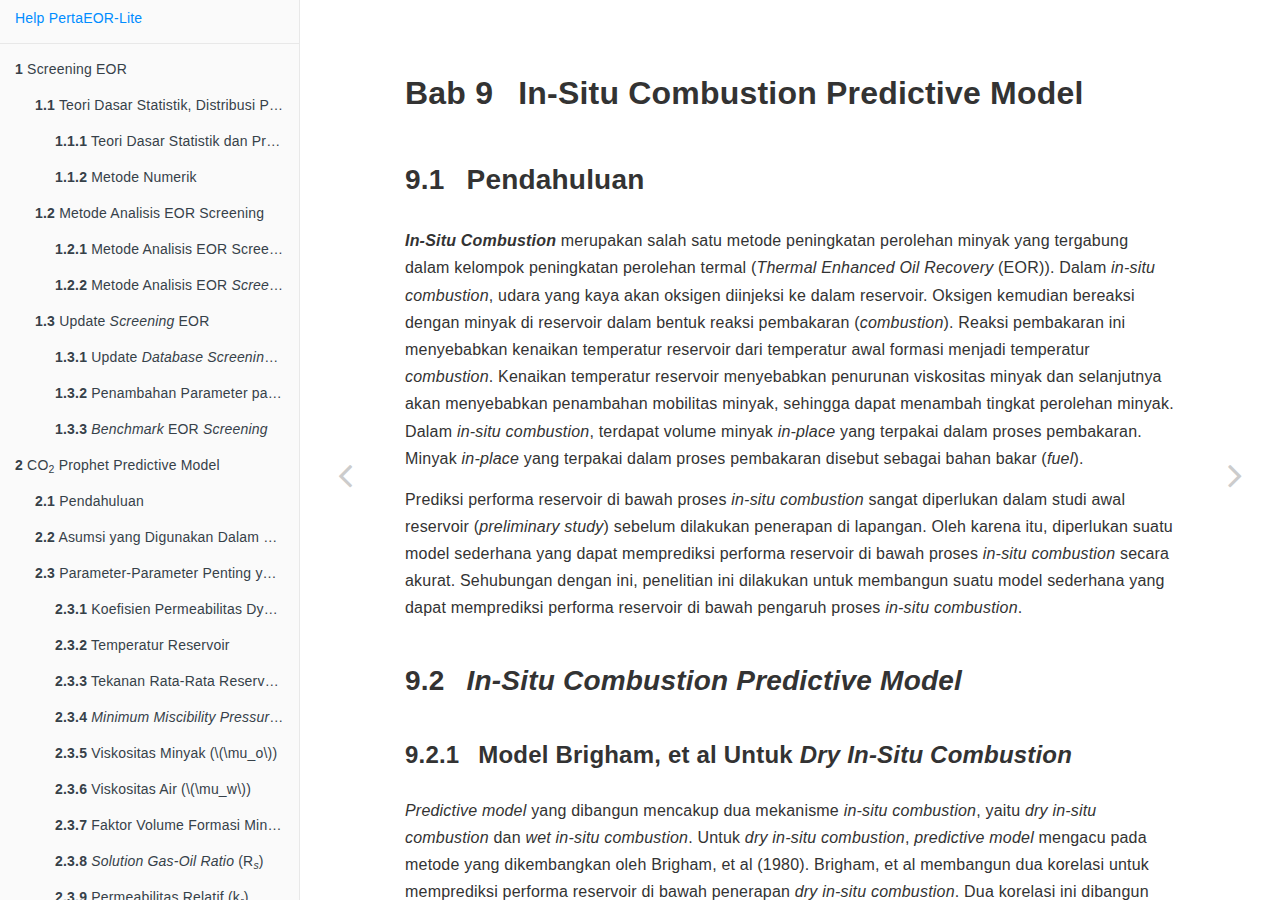
<file: docs/08-insitu.html>
<!DOCTYPE html>
<html lang="" xml:lang="">
<head>

  <meta charset="utf-8" />
  <meta http-equiv="X-UA-Compatible" content="IE=edge" />
  <title>Bab 9 In-Situ Combustion Predictive Model | Technical Guide PertaEOR-Lite</title>
  <meta name="description" content="Bab 9 In-Situ Combustion Predictive Model | Technical Guide PertaEOR-Lite" />
  <meta name="generator" content="bookdown 0.21 and GitBook 2.6.7" />

  <meta property="og:title" content="Bab 9 In-Situ Combustion Predictive Model | Technical Guide PertaEOR-Lite" />
  <meta property="og:type" content="book" />
  
  <meta property="og:image" content="images/PertaEOR.png" />
  
  

  <meta name="twitter:card" content="summary" />
  <meta name="twitter:title" content="Bab 9 In-Situ Combustion Predictive Model | Technical Guide PertaEOR-Lite" />
  
  
  <meta name="twitter:image" content="images/PertaEOR.png" />

<meta name="author" content="PT LAPI ITB &amp; PERTAMINA INV" />


<meta name="date" content="2021-03-14" />

  <meta name="viewport" content="width=device-width, initial-scale=1" />
  <meta name="apple-mobile-web-app-capable" content="yes" />
  <meta name="apple-mobile-web-app-status-bar-style" content="black" />
  
  
<link rel="prev" href="07-steam.html"/>
<link rel="next" href="09-infill.html"/>
<script src="libs/jquery-2.2.3/jquery.min.js"></script>
<link href="libs/gitbook-2.6.7/css/style.css" rel="stylesheet" />
<link href="libs/gitbook-2.6.7/css/plugin-table.css" rel="stylesheet" />
<link href="libs/gitbook-2.6.7/css/plugin-bookdown.css" rel="stylesheet" />
<link href="libs/gitbook-2.6.7/css/plugin-highlight.css" rel="stylesheet" />
<link href="libs/gitbook-2.6.7/css/plugin-search.css" rel="stylesheet" />
<link href="libs/gitbook-2.6.7/css/plugin-fontsettings.css" rel="stylesheet" />
<link href="libs/gitbook-2.6.7/css/plugin-clipboard.css" rel="stylesheet" />









<script src="libs/accessible-code-block-0.0.1/empty-anchor.js"></script>



<link rel="stylesheet" href="style.css" type="text/css" />
</head>

<body>



  <div class="book without-animation with-summary font-size-2 font-family-1" data-basepath=".">

    <div class="book-summary">
      <nav role="navigation">

<ul class="summary">
<li><a href="./">Help PertaEOR-Lite</a></li>

<li class="divider"></li>
<li class="chapter" data-level="1" data-path="00-screening.html"><a href="00-screening.html"><i class="fa fa-check"></i><b>1</b> Screening EOR</a><ul>
<li class="chapter" data-level="1.1" data-path="00-screening.html"><a href="00-screening.html#teori-dasar-statistik-distribusi-probabilitas-dan-metode-numerik"><i class="fa fa-check"></i><b>1.1</b> Teori Dasar Statistik, Distribusi Probabilitas, dan Metode Numerik</a><ul>
<li class="chapter" data-level="1.1.1" data-path="00-screening.html"><a href="00-screening.html#teori-dasar-statistik-dan-probabilitas"><i class="fa fa-check"></i><b>1.1.1</b> Teori Dasar Statistik dan Probabilitas</a></li>
<li class="chapter" data-level="1.1.2" data-path="00-screening.html"><a href="00-screening.html#metode-numerik"><i class="fa fa-check"></i><b>1.1.2</b> Metode Numerik</a></li>
</ul></li>
<li class="chapter" data-level="1.2" data-path="00-screening.html"><a href="00-screening.html#metode-analisis-eor-screening"><i class="fa fa-check"></i><b>1.2</b> Metode Analisis EOR Screening</a><ul>
<li class="chapter" data-level="1.2.1" data-path="00-screening.html"><a href="00-screening.html#metode-analisis-eor-screening-untuk-input-data-single-value"><i class="fa fa-check"></i><b>1.2.1</b> Metode Analisis EOR Screening Untuk <em>Input</em> Data <em>Single-Value</em></a></li>
<li class="chapter" data-level="1.2.2" data-path="00-screening.html"><a href="00-screening.html#metode-analisis-eor-screening-untuk-input-data-distribusi"><i class="fa fa-check"></i><b>1.2.2</b> Metode Analisis EOR <em>Screening</em> Untuk <em>Input</em> Data Distribusi</a></li>
</ul></li>
<li class="chapter" data-level="1.3" data-path="00-screening.html"><a href="00-screening.html#update-screening-eor"><i class="fa fa-check"></i><b>1.3</b> Update <em>Screening</em> EOR</a><ul>
<li class="chapter" data-level="1.3.1" data-path="00-screening.html"><a href="00-screening.html#update-database-screening-eor"><i class="fa fa-check"></i><b>1.3.1</b> Update <em>Database</em> <em>Screening</em> EOR</a></li>
<li class="chapter" data-level="1.3.2" data-path="00-screening.html"><a href="00-screening.html#penambahan-parameter-pada-screening-eor"><i class="fa fa-check"></i><b>1.3.2</b> Penambahan Parameter pada <em>Screening</em> EOR</a></li>
<li class="chapter" data-level="1.3.3" data-path="00-screening.html"><a href="00-screening.html#benchmark-eor-screening"><i class="fa fa-check"></i><b>1.3.3</b> <em>Benchmark</em> EOR <em>Screening</em></a></li>
</ul></li>
</ul></li>
<li class="chapter" data-level="2" data-path="01-prophet.html"><a href="01-prophet.html"><i class="fa fa-check"></i><b>2</b> CO<sub>2</sub> Prophet Predictive Model</a><ul>
<li class="chapter" data-level="2.1" data-path="01-prophet.html"><a href="01-prophet.html#pendahuluan"><i class="fa fa-check"></i><b>2.1</b> Pendahuluan</a></li>
<li class="chapter" data-level="2.2" data-path="01-prophet.html"><a href="01-prophet.html#asumsi-yang-digunakan-dalam-model"><i class="fa fa-check"></i><b>2.2</b> Asumsi yang Digunakan Dalam Model</a></li>
<li class="chapter" data-level="2.3" data-path="01-prophet.html"><a href="01-prophet.html#parameter-parameter-penting-yang-digunakan-dalam-model"><i class="fa fa-check"></i><b>2.3</b> Parameter-Parameter Penting yang Digunakan Dalam Model</a><ul>
<li class="chapter" data-level="2.3.1" data-path="01-prophet.html"><a href="01-prophet.html#koefisien-permeabilitas-dykstra-parsons"><i class="fa fa-check"></i><b>2.3.1</b> Koefisien Permeabilitas Dykstra-Parsons</a></li>
<li class="chapter" data-level="2.3.2" data-path="01-prophet.html"><a href="01-prophet.html#temperatur-reservoir"><i class="fa fa-check"></i><b>2.3.2</b> Temperatur Reservoir</a></li>
<li class="chapter" data-level="2.3.3" data-path="01-prophet.html"><a href="01-prophet.html#tekanan-rata-rata-reservoir-average-reservoir-pressure"><i class="fa fa-check"></i><b>2.3.3</b> Tekanan Rata-Rata Reservoir (<em>Average Reservoir Pressure</em>)</a></li>
<li class="chapter" data-level="2.3.4" data-path="01-prophet.html"><a href="01-prophet.html#minimum-miscibility-pressure-mmp"><i class="fa fa-check"></i><b>2.3.4</b> <em>Minimum Miscibility Pressure (MMP)</em></a></li>
<li class="chapter" data-level="2.3.5" data-path="01-prophet.html"><a href="01-prophet.html#viskositas-minyak-mu_o"><i class="fa fa-check"></i><b>2.3.5</b> Viskositas Minyak (<span class="math inline">\(\mu_o\)</span>)</a></li>
<li class="chapter" data-level="2.3.6" data-path="01-prophet.html"><a href="01-prophet.html#viskositas-air-mu_w"><i class="fa fa-check"></i><b>2.3.6</b> Viskositas Air (<span class="math inline">\(\mu_w\)</span>)</a></li>
<li class="chapter" data-level="2.3.7" data-path="01-prophet.html"><a href="01-prophet.html#faktor-volume-formasi-minyak-bo"><i class="fa fa-check"></i><b>2.3.7</b> Faktor Volume Formasi Minyak (B<sub><em>o</em></sub>)</a></li>
<li class="chapter" data-level="2.3.8" data-path="01-prophet.html"><a href="01-prophet.html#solution-gas-oil-ratio-rs"><i class="fa fa-check"></i><b>2.3.8</b> <em>Solution Gas-Oil Ratio</em> (R<sub><em>s</em></sub>)</a></li>
<li class="chapter" data-level="2.3.9" data-path="01-prophet.html"><a href="01-prophet.html#permeabilitas-relatif-kr"><i class="fa fa-check"></i><b>2.3.9</b> Permeabilitas Relatif (k<sub><em>r</em></sub>)</a></li>
<li class="chapter" data-level="2.3.10" data-path="01-prophet.html"><a href="01-prophet.html#waterco2-injection-ratio"><i class="fa fa-check"></i><b>2.3.10</b> <em>Water/CO<sub>2</sub> Injection Ratio</em></a></li>
<li class="chapter" data-level="2.3.11" data-path="01-prophet.html"><a href="01-prophet.html#mixing-parameter-omega"><i class="fa fa-check"></i><b>2.3.11</b> <em>Mixing Parameter (<span class="math inline">\(\omega\)</span>)</em></a></li>
</ul></li>
<li class="chapter" data-level="2.4" data-path="01-prophet.html"><a href="01-prophet.html#tiga-kondisi-aliran-fluida"><i class="fa fa-check"></i><b>2.4</b> Tiga Kondisi Aliran Fluida</a><ul>
<li class="chapter" data-level="2.4.1" data-path="01-prophet.html"><a href="01-prophet.html#immiscible-flow"><i class="fa fa-check"></i><b>2.4.1</b> <em>Immiscible Flow</em></a></li>
<li class="chapter" data-level="2.4.2" data-path="01-prophet.html"><a href="01-prophet.html#miscible-flow"><i class="fa fa-check"></i><b>2.4.2</b> <em>Miscible Flow</em></a></li>
<li class="chapter" data-level="2.4.3" data-path="01-prophet.html"><a href="01-prophet.html#partially-miscible-flow"><i class="fa fa-check"></i><b>2.4.3</b> <em>Partially Miscible Flow</em></a></li>
</ul></li>
<li class="chapter" data-level="2.5" data-path="01-prophet.html"><a href="01-prophet.html#hasil-perhitungan-dan-tampilan-perangkat-lunak"><i class="fa fa-check"></i><b>2.5</b> Hasil Perhitungan dan Tampilan Perangkat Lunak</a></li>
</ul></li>
<li class="chapter" data-level="3" data-path="02-waterflood.html"><a href="02-waterflood.html"><i class="fa fa-check"></i><b>3</b> Waterflood Predictive Model</a><ul>
<li class="chapter" data-level="3.1" data-path="02-waterflood.html"><a href="02-waterflood.html#pendahuluan-1"><i class="fa fa-check"></i><b>3.1</b> Pendahuluan</a></li>
<li class="chapter" data-level="3.2" data-path="02-waterflood.html"><a href="02-waterflood.html#teori-frontal-displacement-untuk-waterflooding"><i class="fa fa-check"></i><b>3.2</b> Teori <em>Frontal Displacement</em> Untuk <em>Waterflooding</em></a><ul>
<li class="chapter" data-level="3.2.1" data-path="02-waterflood.html"><a href="02-waterflood.html#teori-fractional-flow-untuk-waterflooding"><i class="fa fa-check"></i><b>3.2.1</b> Teori <em>Fractional Flow</em> Untuk <em>Waterflooding</em></a></li>
<li class="chapter" data-level="3.2.2" data-path="02-waterflood.html"><a href="02-waterflood.html#teori-frontal-advance-untuk-waterflooding"><i class="fa fa-check"></i><b>3.2.2</b> Teori <em>Frontal Advance</em> Untuk <em>Waterflooding</em></a></li>
<li class="chapter" data-level="3.2.3" data-path="02-waterflood.html"><a href="02-waterflood.html#penentuan-parameter-left-fracpartial-f_wpartial-s_w-right_s_w-dan-saturasi-air-rata-rata-reservoir-bar-s_w"><i class="fa fa-check"></i><b>3.2.3</b> Penentuan parameter <span class="math inline">\(\left( \frac{\partial f_w}{\partial S_w} \right)_{S_w}\)</span> dan Saturasi Air Rata-Rata Reservoir (<span class="math inline">\(\bar S_w\)</span>)</a></li>
</ul></li>
<li class="chapter" data-level="3.3" data-path="02-waterflood.html"><a href="02-waterflood.html#penentuan-parameter-efisiensi-waterflooding"><i class="fa fa-check"></i><b>3.3</b> Penentuan Parameter Efisiensi <em>Waterflooding</em></a><ul>
<li class="chapter" data-level="3.3.1" data-path="02-waterflood.html"><a href="02-waterflood.html#displacement-efficiency-ed"><i class="fa fa-check"></i><b>3.3.1</b> <em>Displacement Efficiency</em> (E<sub>D</sub>)</a></li>
<li class="chapter" data-level="3.3.2" data-path="02-waterflood.html"><a href="02-waterflood.html#areal-sweep-efficiency-ea"><i class="fa fa-check"></i><b>3.3.2</b> <em>Areal Sweep Efficiency</em> (E<sub>A</sub>)</a></li>
<li class="chapter" data-level="3.3.3" data-path="02-waterflood.html"><a href="02-waterflood.html#vertical-sweep-efficiency-ev"><i class="fa fa-check"></i><b>3.3.3</b> <em>Vertical Sweep Efficiency</em> (E<sub>V</sub>)</a></li>
</ul></li>
<li class="chapter" data-level="3.4" data-path="02-waterflood.html"><a href="02-waterflood.html#persamaan-persamaan-yang-digunakan-dalam-prediksi-performa-waterflooding"><i class="fa fa-check"></i><b>3.4</b> Persamaan-Persamaan yang Digunakan Dalam Prediksi Performa <em>Waterflooding</em></a></li>
<li class="chapter" data-level="3.5" data-path="02-waterflood.html"><a href="02-waterflood.html#persamaan-persamaan-dasar-dan-nilai-default-yang-digunakan-dalam-predictive-model"><i class="fa fa-check"></i><b>3.5</b> Persamaan-Persamaan Dasar dan Nilai <em>Default</em> yang Digunakan Dalam <em>Predictive Model</em></a><ul>
<li class="chapter" data-level="3.5.1" data-path="02-waterflood.html"><a href="02-waterflood.html#viskositas-minyak"><i class="fa fa-check"></i><b>3.5.1</b> Viskositas Minyak</a></li>
<li class="chapter" data-level="3.5.2" data-path="02-waterflood.html"><a href="02-waterflood.html#solution-gas-oil-ratio"><i class="fa fa-check"></i><b>3.5.2</b> <em>SolUtion Gas-Oil Ratio</em></a></li>
<li class="chapter" data-level="3.5.3" data-path="02-waterflood.html"><a href="02-waterflood.html#faktor-volume-formasi-minyak"><i class="fa fa-check"></i><b>3.5.3</b> Faktor Volume Formasi Minyak</a></li>
<li class="chapter" data-level="3.5.4" data-path="02-waterflood.html"><a href="02-waterflood.html#permeabilitas-relatif"><i class="fa fa-check"></i><b>3.5.4</b> Permeabilitas Relatif</a></li>
<li class="chapter" data-level="3.5.5" data-path="02-waterflood.html"><a href="02-waterflood.html#nilai-default-parameter-yang-digunakan-dalam-model"><i class="fa fa-check"></i><b>3.5.5</b> Nilai <em>Default</em> Parameter yang Digunakan Dalam Model</a></li>
</ul></li>
</ul></li>
<li class="chapter" data-level="4" data-path="03-chemical.html"><a href="03-chemical.html"><i class="fa fa-check"></i><b>4</b> Chemical Flood Predictive Model</a><ul>
<li class="chapter" data-level="4.1" data-path="03-chemical.html"><a href="03-chemical.html#pendahuluan-2"><i class="fa fa-check"></i><b>4.1</b> Pendahuluan</a></li>
<li class="chapter" data-level="4.2" data-path="03-chemical.html"><a href="03-chemical.html#tinjauan-sifat-fisis-dan-mekanisme-kerja-dari-surfaktan-dan-alkali"><i class="fa fa-check"></i><b>4.2</b> Tinjauan Sifat Fisis dan Mekanisme Kerja Dari Surfaktan dan Alkali</a><ul>
<li class="chapter" data-level="4.2.1" data-path="03-chemical.html"><a href="03-chemical.html#sifat-fisis-dan-mekanisme-kerja-surfaktan"><i class="fa fa-check"></i><b>4.2.1</b> Sifat Fisis dan Mekanisme Kerja Surfaktan</a></li>
<li class="chapter" data-level="4.2.2" data-path="03-chemical.html"><a href="03-chemical.html#sifat-fisis-dan-mekanisme-kerja-alkali"><i class="fa fa-check"></i><b>4.2.2</b> Sifat Fisis dan Mekanisme Kerja Alkali</a></li>
</ul></li>
<li class="chapter" data-level="4.3" data-path="03-chemical.html"><a href="03-chemical.html#mekanisme-proses-injeksi-kimia"><i class="fa fa-check"></i><b>4.3</b> Mekanisme Proses Injeksi Kimia</a></li>
<li class="chapter" data-level="4.4" data-path="03-chemical.html"><a href="03-chemical.html#asumsi-dan-batasan-dalam-predictive-model"><i class="fa fa-check"></i><b>4.4</b> Asumsi dan Batasan Dalam <em>Predictive Model</em></a></li>
<li class="chapter" data-level="4.5" data-path="03-chemical.html"><a href="03-chemical.html#konsep-dan-algoritma-yang-digunakan-dalam-predictive-model"><i class="fa fa-check"></i><b>4.5</b> Konsep dan Algoritma yang Digunakan Dalam <em>Predictive Model</em></a><ul>
<li class="chapter" data-level="4.5.1" data-path="03-chemical.html"><a href="03-chemical.html#perhitungan-target-oil"><i class="fa fa-check"></i><b>4.5.1</b> Perhitungan <em>Target Oil</em></a></li>
</ul></li>
<li class="chapter" data-level="4.6" data-path="03-chemical.html"><a href="03-chemical.html#laju-alir-dan-bilangan-kapiler"><i class="fa fa-check"></i><b>4.6</b> Laju Alir dan Bilangan Kapiler</a><ul>
<li class="chapter" data-level="4.6.1" data-path="03-chemical.html"><a href="03-chemical.html#surfactant-retention-pada-batuan-sandstone"><i class="fa fa-check"></i><b>4.6.1</b> <em>Surfactant Retention</em> Pada Batuan <em>Sandstone</em></a></li>
<li class="chapter" data-level="4.6.2" data-path="03-chemical.html"><a href="03-chemical.html#perhitungan-oil-recovery"><i class="fa fa-check"></i><b>4.6.2</b> Perhitungan <em>Oil Recovery</em></a></li>
<li class="chapter" data-level="4.6.3" data-path="03-chemical.html"><a href="03-chemical.html#karakteristik-produksi-minyak-dan-koreksi-terhadap-crossflow"><i class="fa fa-check"></i><b>4.6.3</b> Karakteristik Produksi Minyak dan Koreksi Terhadap <em>Crossflow</em></a></li>
<li class="chapter" data-level="4.6.4" data-path="03-chemical.html"><a href="03-chemical.html#karakteristik-injeksi-kimia"><i class="fa fa-check"></i><b>4.6.4</b> Karakteristik Injeksi Kimia</a></li>
<li class="chapter" data-level="4.6.5" data-path="03-chemical.html"><a href="03-chemical.html#modifikasi-predictive-model-untuk-caustic-dan-caustic-polymer-flood"><i class="fa fa-check"></i><b>4.6.5</b> Modifikasi <em>Predictive Model</em> Untuk <em>Caustic</em> dan <em>Caustic-Polymer Flood</em></a></li>
</ul></li>
<li class="chapter" data-level="4.7" data-path="03-chemical.html"><a href="03-chemical.html#persamaan-persamaan-dasar-dan-nilai-default-yang-digunakan-dalam-model"><i class="fa fa-check"></i><b>4.7</b> Persamaan-Persamaan Dasar dan Nilai <em>Default</em> yang Digunakan Dalam Model</a><ul>
<li class="chapter" data-level="4.7.1" data-path="03-chemical.html"><a href="03-chemical.html#viskositas-minyak-1"><i class="fa fa-check"></i><b>4.7.1</b> Viskositas Minyak</a></li>
<li class="chapter" data-level="4.7.2" data-path="03-chemical.html"><a href="03-chemical.html#solution-gas-oil-ratio-1"><i class="fa fa-check"></i><b>4.7.2</b> <em>Solution Gas-Oil Ratio</em></a></li>
<li class="chapter" data-level="4.7.3" data-path="03-chemical.html"><a href="03-chemical.html#faktor-volume-formasi-minyak-1"><i class="fa fa-check"></i><b>4.7.3</b> Faktor Volume Formasi Minyak</a></li>
<li class="chapter" data-level="4.7.4" data-path="03-chemical.html"><a href="03-chemical.html#permeabilitas-relatif-dan-fraksi-aliran-air"><i class="fa fa-check"></i><b>4.7.4</b> Permeabilitas Relatif dan Fraksi Aliran Air</a></li>
<li class="chapter" data-level="4.7.5" data-path="03-chemical.html"><a href="03-chemical.html#nilai-default-yang-dignakan-dalam-predictive-model"><i class="fa fa-check"></i><b>4.7.5</b> Nilai <em>Default</em> yang Dignakan Dalam <em>Predictive Model</em></a></li>
</ul></li>
<li class="chapter" data-level="4.8" data-path="03-chemical.html"><a href="03-chemical.html#penambahan-jenis-pattern-pada-injeksi-kimia"><i class="fa fa-check"></i><b>4.8</b> Penambahan Jenis <em>Pattern</em> pada Injeksi Kimia</a><ul>
<li class="chapter" data-level="4.8.1" data-path="03-chemical.html"><a href="03-chemical.html#injeksi-kimia"><i class="fa fa-check"></i><b>4.8.1</b> Injeksi Kimia</a></li>
<li class="chapter" data-level="4.8.2" data-path="03-chemical.html"><a href="03-chemical.html#penentuan-pola-sumur-injeksi"><i class="fa fa-check"></i><b>4.8.2</b> Penentuan Pola Sumur Injeksi</a></li>
<li class="chapter" data-level="4.8.3" data-path="03-chemical.html"><a href="03-chemical.html#sejarah-injeksi-kimia"><i class="fa fa-check"></i><b>4.8.3</b> Sejarah Injeksi Kimia</a></li>
<li class="chapter" data-level="4.8.4" data-path="03-chemical.html"><a href="03-chemical.html#derivasi-persamaan-model-pattern-injeksi-kimia"><i class="fa fa-check"></i><b>4.8.4</b> Derivasi Persamaan Model <em>Pattern</em> Injeksi Kimia</a></li>
<li class="chapter" data-level="4.8.5" data-path="03-chemical.html"><a href="03-chemical.html#simulasi-sintetik-injeksi-kimia"><i class="fa fa-check"></i><b>4.8.5</b> Simulasi Sintetik Injeksi Kimia</a></li>
</ul></li>
</ul></li>
<li class="chapter" data-level="5" data-path="04-polymer.html"><a href="04-polymer.html"><i class="fa fa-check"></i><b>5</b> Polymer Predictive Model</a><ul>
<li class="chapter" data-level="5.1" data-path="04-polymer.html"><a href="04-polymer.html#pendahuluan-3"><i class="fa fa-check"></i><b>5.1</b> Pendahuluan</a></li>
<li class="chapter" data-level="5.2" data-path="04-polymer.html"><a href="04-polymer.html#teori-fractional-flow"><i class="fa fa-check"></i><b>5.2</b> Teori <em>Fractional Flow</em></a><ul>
<li class="chapter" data-level="5.2.1" data-path="04-polymer.html"><a href="04-polymer.html#penentuan-nilai-saturasi-air-rata-rata-di-reservoir-selama-periode-injeksi-polimer"><i class="fa fa-check"></i><b>5.2.1</b> Penentuan Nilai Saturasi Air Rata-Rata di Reservoir Selama Periode Injeksi Polimer</a></li>
<li class="chapter" data-level="5.2.2" data-path="04-polymer.html"><a href="04-polymer.html#rangkuman-persamaan-persamaan-yang-digunakan-dalam-teori-fractional-flow"><i class="fa fa-check"></i><b>5.2.2</b> Rangkuman Persamaan-Persamaan yang Digunakan Dalam Teori <em>Fractional Flow</em></a></li>
</ul></li>
<li class="chapter" data-level="5.3" data-path="04-polymer.html"><a href="04-polymer.html#metode-perhitungan-areal-dan-vertical-sweep-efficiency-menggunakan-pendekatan-streamtube"><i class="fa fa-check"></i><b>5.3</b> Metode Perhitungan <em>Areal</em> dan <em>Vertical Sweep Efficiency</em> Menggunakan Pendekatan <em>Streamtube</em></a></li>
<li class="chapter" data-level="5.4" data-path="04-polymer.html"><a href="04-polymer.html#perhitungan-injectivity"><i class="fa fa-check"></i><b>5.4</b> Perhitungan <em>Injectivity</em></a></li>
<li class="chapter" data-level="5.5" data-path="04-polymer.html"><a href="04-polymer.html#penentuan-nilai-permeabilitas-di-setiap-lapisan-reservoir"><i class="fa fa-check"></i><b>5.5</b> Penentuan Nilai Permeabilitas di Setiap Lapisan Reservoir</a></li>
<li class="chapter" data-level="5.6" data-path="04-polymer.html"><a href="04-polymer.html#koreksi-terhadap-pengaruh-slug-polimer"><i class="fa fa-check"></i><b>5.6</b> Koreksi Terhadap Pengaruh <em>Slug</em> Polimer</a></li>
<li class="chapter" data-level="5.7" data-path="04-polymer.html"><a href="04-polymer.html#pengaruh-sifat-fisis-larutan-polimer-terhadap-performa-injeksi-polimer"><i class="fa fa-check"></i><b>5.7</b> Pengaruh Sifat Fisis Larutan Polimer Terhadap Performa Injeksi Polimer</a><ul>
<li class="chapter" data-level="5.7.1" data-path="04-polymer.html"><a href="04-polymer.html#efek-pengurangan-permeabilitas-untuk-fasa-aqueous"><i class="fa fa-check"></i><b>5.7.1</b> Efek Pengurangan Permeabilitas Untuk Fasa <em>Aqueous</em></a></li>
<li class="chapter" data-level="5.7.2" data-path="04-polymer.html"><a href="04-polymer.html#efek-aliran-non-newtonian-larutan-polimer-di-daerah-sekitar-sumur-injeksi"><i class="fa fa-check"></i><b>5.7.2</b> Efek Aliran <em>Non-Newtonian</em> Larutan Polimer di Daerah Sekitar Sumur Injeksi</a></li>
</ul></li>
<li class="chapter" data-level="5.8" data-path="04-polymer.html"><a href="04-polymer.html#persamaan-persamaan-dasar-yang-digunakan-dalam-predictive-model"><i class="fa fa-check"></i><b>5.8</b> Persamaan-Persamaan Dasar yang Digunakan Dalam <em>Predictive Model</em></a><ul>
<li class="chapter" data-level="5.8.1" data-path="04-polymer.html"><a href="04-polymer.html#viskositas-minyak-2"><i class="fa fa-check"></i><b>5.8.1</b> Viskositas Minyak</a></li>
<li class="chapter" data-level="5.8.2" data-path="04-polymer.html"><a href="04-polymer.html#solution-gas-oil-ratio-2"><i class="fa fa-check"></i><b>5.8.2</b> <em>Solution Gas-Oil Ratio</em></a></li>
<li class="chapter" data-level="5.8.3" data-path="04-polymer.html"><a href="04-polymer.html#faktor-volume-formasi-minyak-2"><i class="fa fa-check"></i><b>5.8.3</b> Faktor Volume Formasi Minyak</a></li>
<li class="chapter" data-level="5.8.4" data-path="04-polymer.html"><a href="04-polymer.html#faktor-volume-formasi-air"><i class="fa fa-check"></i><b>5.8.4</b> Faktor Volume Formasi Air</a></li>
<li class="chapter" data-level="5.8.5" data-path="04-polymer.html"><a href="04-polymer.html#permeabilitas-relatf-dan-fraksi-aliran-air"><i class="fa fa-check"></i><b>5.8.5</b> Permeabilitas Relatf dan Fraksi Aliran Air</a></li>
<li class="chapter" data-level="5.8.6" data-path="04-polymer.html"><a href="04-polymer.html#persamaan-persamaan-dasar-dan-nilai-default-yang-digunakan"><i class="fa fa-check"></i><b>5.8.6</b> Persamaan-Persamaan Dasar dan Nilai <em>Default</em> yang Digunakan</a></li>
</ul></li>
</ul></li>
<li class="chapter" data-level="6" data-path="05-co2miscible.html"><a href="05-co2miscible.html"><i class="fa fa-check"></i><b>6</b> CO<sub>2</sub> Miscible Predictive Model</a><ul>
<li class="chapter" data-level="6.1" data-path="05-co2miscible.html"><a href="05-co2miscible.html#pendahuluan-4"><i class="fa fa-check"></i><b>6.1</b> Pendahuluan</a><ul>
<li class="chapter" data-level="6.1.1" data-path="05-co2miscible.html"><a href="05-co2miscible.html#kondisi-pvt"><i class="fa fa-check"></i><b>6.1.1</b> Kondisi PVT</a></li>
<li class="chapter" data-level="6.1.2" data-path="05-co2miscible.html"><a href="05-co2miscible.html#wettability"><i class="fa fa-check"></i><b>6.1.2</b> Wettability</a></li>
<li class="chapter" data-level="6.1.3" data-path="05-co2miscible.html"><a href="05-co2miscible.html#keuntungan-dan-kerugian-melakukan-injeksi-co2"><i class="fa fa-check"></i><b>6.1.3</b> Keuntungan dan Kerugian Melakukan Injeksi CO<sub>2</sub></a></li>
</ul></li>
<li class="chapter" data-level="6.2" data-path="05-co2miscible.html"><a href="05-co2miscible.html#miscible-co2-predictive-model"><i class="fa fa-check"></i><b>6.2</b> <em>Miscible CO<sub>2</sub> Predictive Model</em></a><ul>
<li class="chapter" data-level="6.2.1" data-path="05-co2miscible.html"><a href="05-co2miscible.html#sifat-sifat-fisik-fluida"><i class="fa fa-check"></i><b>6.2.1</b> Sifat-Sifat Fisik Fluida</a></li>
<li class="chapter" data-level="6.2.2" data-path="05-co2miscible.html"><a href="05-co2miscible.html#fractional-flow-model"><i class="fa fa-check"></i><b>6.2.2</b> <em>Fractional Flow</em> Model</a></li>
<li class="chapter" data-level="6.2.3" data-path="05-co2miscible.html"><a href="05-co2miscible.html#parameter-parameter-performa-miscible-co2"><i class="fa fa-check"></i><b>6.2.3</b> Parameter-Parameter Performa <em>Miscible</em> CO<sub>2</sub></a></li>
</ul></li>
</ul></li>
<li class="chapter" data-level="7" data-path="06-co2immiscible.html"><a href="06-co2immiscible.html"><i class="fa fa-check"></i><b>7</b> CO<sub>2</sub> Immiscible Predictive Model</a><ul>
<li class="chapter" data-level="7.1" data-path="06-co2immiscible.html"><a href="06-co2immiscible.html#pendahuluan-5"><i class="fa fa-check"></i><b>7.1</b> Pendahuluan</a><ul>
<li class="chapter" data-level="7.1.1" data-path="06-co2immiscible.html"><a href="06-co2immiscible.html#mekanisme-pendesakan-secara-immiscible"><i class="fa fa-check"></i><b>7.1.1</b> Mekanisme Pendesakan Secara <em>Immiscible</em></a></li>
</ul></li>
<li class="chapter" data-level="7.2" data-path="06-co2immiscible.html"><a href="06-co2immiscible.html#immiscible-co2-predictive-model"><i class="fa fa-check"></i><b>7.2</b> <em>Immiscible</em> CO<sub>2</sub> <em>Predictive Model</em></a><ul>
<li class="chapter" data-level="7.2.1" data-path="06-co2immiscible.html"><a href="06-co2immiscible.html#sifat-sifat-fisik-fluida-1"><i class="fa fa-check"></i><b>7.2.1</b> Sifat-Sifat Fisik Fluida</a></li>
<li class="chapter" data-level="7.2.2" data-path="06-co2immiscible.html"><a href="06-co2immiscible.html#fractional-flow-model-1"><i class="fa fa-check"></i><b>7.2.2</b> <em>Fractional Flow Model</em></a></li>
<li class="chapter" data-level="7.2.3" data-path="06-co2immiscible.html"><a href="06-co2immiscible.html#material-balance-equation"><i class="fa fa-check"></i><b>7.2.3</b> <em>Material Balance Equation</em></a></li>
<li class="chapter" data-level="7.2.4" data-path="06-co2immiscible.html"><a href="06-co2immiscible.html#parameter-parameter-performa-immiscible-co2"><i class="fa fa-check"></i><b>7.2.4</b> Parameter-Parameter Performa <em>Immiscible</em> CO<sub>2</sub></a></li>
</ul></li>
</ul></li>
<li class="chapter" data-level="8" data-path="07-steam.html"><a href="07-steam.html"><i class="fa fa-check"></i><b>8</b> Steamflood Predictive Model</a><ul>
<li class="chapter" data-level="8.1" data-path="07-steam.html"><a href="07-steam.html#pendahuluan-6"><i class="fa fa-check"></i><b>8.1</b> Pendahuluan</a></li>
<li class="chapter" data-level="8.2" data-path="07-steam.html"><a href="07-steam.html#fenomena-heat-loss"><i class="fa fa-check"></i><b>8.2</b> Fenomena <em>Heat Loss</em></a><ul>
<li class="chapter" data-level="8.2.1" data-path="07-steam.html"><a href="07-steam.html#fenomena-heat-loss-di-pipa-permukaan"><i class="fa fa-check"></i><b>8.2.1</b> Fenomena <em>Heat Loss</em> di Pipa Permukaan</a></li>
<li class="chapter" data-level="8.2.2" data-path="07-steam.html"><a href="07-steam.html#fenomena-heat-loss-di-sumur-injeksi"><i class="fa fa-check"></i><b>8.2.2</b> Fenomena <em>Heat Loss</em> di Sumur Injeksi</a></li>
</ul></li>
<li class="chapter" data-level="8.3" data-path="07-steam.html"><a href="07-steam.html#perhitungan-sejumlah-parameter-penting-yang-digunakan-dalam-predictive-model"><i class="fa fa-check"></i><b>8.3</b> Perhitungan Sejumlah Parameter Penting yang Digunakan Dalam <em>Predictive Model</em></a><ul>
<li class="chapter" data-level="8.3.1" data-path="07-steam.html"><a href="07-steam.html#permeabilitas-relatif-tiga-fasa"><i class="fa fa-check"></i><b>8.3.1</b> Permeabilitas Relatif Tiga Fasa</a></li>
<li class="chapter" data-level="8.3.2" data-path="07-steam.html"><a href="07-steam.html#pembagian-daerah-reservoir"><i class="fa fa-check"></i><b>8.3.2</b> Pembagian Daerah Reservoir</a></li>
<li class="chapter" data-level="8.3.3" data-path="07-steam.html"><a href="07-steam.html#initial-injectivity-index"><i class="fa fa-check"></i><b>8.3.3</b> <em>Initial Injectivity Index</em></a></li>
<li class="chapter" data-level="8.3.4" data-path="07-steam.html"><a href="07-steam.html#viskositas-fluida"><i class="fa fa-check"></i><b>8.3.4</b> Viskositas Fluida</a></li>
<li class="chapter" data-level="8.3.5" data-path="07-steam.html"><a href="07-steam.html#solution-gas-oil-ratio-4"><i class="fa fa-check"></i><b>8.3.5</b> <em>Solution Gas-Oil Ratio</em></a></li>
<li class="chapter" data-level="8.3.6" data-path="07-steam.html"><a href="07-steam.html#faktor-volume-formasi-minyak-4"><i class="fa fa-check"></i><b>8.3.6</b> Faktor Volume Formasi Minyak</a></li>
</ul></li>
<li class="chapter" data-level="8.4" data-path="07-steam.html"><a href="07-steam.html#steamflood-predictive-model-1"><i class="fa fa-check"></i><b>8.4</b> <em>Steamflood Predictive Model</em></a><ul>
<li class="chapter" data-level="8.4.1" data-path="07-steam.html"><a href="07-steam.html#metode-williams-metode-stanford-university"><i class="fa fa-check"></i><b>8.4.1</b> Metode Williams (Metode Stanford University)</a></li>
<li class="chapter" data-level="8.4.2" data-path="07-steam.html"><a href="07-steam.html#metode-jones"><i class="fa fa-check"></i><b>8.4.2</b> Metode Jones</a></li>
<li class="chapter" data-level="8.4.3" data-path="07-steam.html"><a href="07-steam.html#model-gomaa"><i class="fa fa-check"></i><b>8.4.3</b> Model Gomaa</a></li>
<li class="chapter" data-level="8.4.4" data-path="07-steam.html"><a href="07-steam.html#model-aydelotte-pope-model-intercomp"><i class="fa fa-check"></i><b>8.4.4</b> Model Aydelotte-Pope (Model Intercomp)</a></li>
</ul></li>
</ul></li>
<li class="chapter" data-level="9" data-path="08-insitu.html"><a href="08-insitu.html"><i class="fa fa-check"></i><b>9</b> In-Situ Combustion Predictive Model</a><ul>
<li class="chapter" data-level="9.1" data-path="08-insitu.html"><a href="08-insitu.html#pendahuluan-7"><i class="fa fa-check"></i><b>9.1</b> Pendahuluan</a></li>
<li class="chapter" data-level="9.2" data-path="08-insitu.html"><a href="08-insitu.html#in-situ-combustion-predictive-model-1"><i class="fa fa-check"></i><b>9.2</b> <em>In-Situ Combustion Predictive Model</em></a><ul>
<li class="chapter" data-level="9.2.1" data-path="08-insitu.html"><a href="08-insitu.html#model-brigham-et-al-untuk-dry-in-situ-combustion"><i class="fa fa-check"></i><b>9.2.1</b> Model Brigham, et al Untuk <em>Dry In-Situ Combustion</em></a></li>
<li class="chapter" data-level="9.2.2" data-path="08-insitu.html"><a href="08-insitu.html#perhitungan-parameter-parameter-penting-ynag-dgunakan-dalam-model"><i class="fa fa-check"></i><b>9.2.2</b> Perhitungan Parameter-Parameter Penting ynag Dgunakan Dalam Model</a></li>
<li class="chapter" data-level="9.2.3" data-path="08-insitu.html"><a href="08-insitu.html#viskositas-minyak-4"><i class="fa fa-check"></i><b>9.2.3</b> Viskositas Minyak</a></li>
<li class="chapter" data-level="9.2.4" data-path="08-insitu.html"><a href="08-insitu.html#parameter-parameter-performa-in-situ-combustion"><i class="fa fa-check"></i><b>9.2.4</b> Parameter-Parameter Performa <em>In-Situ Combustion</em></a></li>
</ul></li>
</ul></li>
<li class="chapter" data-level="10" data-path="09-infill.html"><a href="09-infill.html"><i class="fa fa-check"></i><b>10</b> Infill Drilling Predictive Model</a><ul>
<li class="chapter" data-level="10.1" data-path="09-infill.html"><a href="09-infill.html#pendahuluan-8"><i class="fa fa-check"></i><b>10.1</b> Pendahuluan</a></li>
<li class="chapter" data-level="10.2" data-path="09-infill.html"><a href="09-infill.html#asumsi-yang-digunakan-dalam-predictive-model"><i class="fa fa-check"></i><b>10.2</b> Asumsi yang Digunakan Dalam <em>Predictive Model</em></a></li>
<li class="chapter" data-level="10.3" data-path="09-infill.html"><a href="09-infill.html#analisis-streamtube"><i class="fa fa-check"></i><b>10.3</b> Analisis <em>Streamtube</em></a></li>
<li class="chapter" data-level="10.4" data-path="09-infill.html"><a href="09-infill.html#pemodelan-continuity-reservoir"><i class="fa fa-check"></i><b>10.4</b> Pemodelan <em>Continuity</em> Reservoir</a></li>
<li class="chapter" data-level="10.5" data-path="09-infill.html"><a href="09-infill.html#persamaan-persamaan-dasar-dan-nilai-default-yang-digunakan-dalam-predcitive-model"><i class="fa fa-check"></i><b>10.5</b> Persamaan-Persamaan Dasar dan Nilai <em>Default</em> yang Digunakan Dalam <em>Predcitive Model</em></a><ul>
<li class="chapter" data-level="10.5.1" data-path="09-infill.html"><a href="09-infill.html#viskositas-minyak-5"><i class="fa fa-check"></i><b>10.5.1</b> Viskositas Minyak</a></li>
<li class="chapter" data-level="10.5.2" data-path="09-infill.html"><a href="09-infill.html#solution-gas-oil-ratio-5"><i class="fa fa-check"></i><b>10.5.2</b> <em>Solution Gas-Oil Ratio</em></a></li>
<li class="chapter" data-level="10.5.3" data-path="09-infill.html"><a href="09-infill.html#faktor-volume-formasi-minyak-6"><i class="fa fa-check"></i><b>10.5.3</b> Faktor Volume Formasi Minyak</a></li>
<li class="chapter" data-level="10.5.4" data-path="09-infill.html"><a href="09-infill.html#permeabilitas-relatif-1"><i class="fa fa-check"></i><b>10.5.4</b> Permeabilitas Relatif</a></li>
<li class="chapter" data-level="10.5.5" data-path="09-infill.html"><a href="09-infill.html#nilai-default-yang-digunakan-dalam-predictive-model"><i class="fa fa-check"></i><b>10.5.5</b> Nilai <em>Default</em> yang Digunakan Dalam <em>Predictive Model</em></a></li>
</ul></li>
</ul></li>
<li class="chapter" data-level="11" data-path="10-hc.html"><a href="10-hc.html"><i class="fa fa-check"></i><b>11</b> Hydrocarbon Gas Injection Predictive Model</a><ul>
<li class="chapter" data-level="11.1" data-path="10-hc.html"><a href="10-hc.html#pendahuluan-9"><i class="fa fa-check"></i><b>11.1</b> Pendahuluan</a></li>
<li class="chapter" data-level="11.2" data-path="10-hc.html"><a href="10-hc.html#mekanisme-injeksi-hidrokarbon"><i class="fa fa-check"></i><b>11.2</b> Mekanisme Injeksi Hidrokarbon</a></li>
<li class="chapter" data-level="11.3" data-path="10-hc.html"><a href="10-hc.html#pembuatan-predictive-model"><i class="fa fa-check"></i><b>11.3</b> Pembuatan <em>Predictive Model</em></a></li>
</ul></li>
<li class="chapter" data-level="12" data-path="11-co2hnp.html"><a href="11-co2hnp.html"><i class="fa fa-check"></i><b>12</b> CO<sub>2</sub> Huff &amp; Puff Predictive Model</a><ul>
<li class="chapter" data-level="12.1" data-path="11-co2hnp.html"><a href="11-co2hnp.html#pendahuluan-10"><i class="fa fa-check"></i><b>12.1</b> Pendahuluan</a></li>
<li class="chapter" data-level="12.2" data-path="11-co2hnp.html"><a href="11-co2hnp.html#pembutan-predictive-model"><i class="fa fa-check"></i><b>12.2</b> Pembutan <em>Predictive Model</em></a></li>
</ul></li>
<li class="chapter" data-level="13" data-path="12-chemicalhnp.html"><a href="12-chemicalhnp.html"><i class="fa fa-check"></i><b>13</b> Chemical Injection Huff &amp; Puff Predictive Model</a><ul>
<li class="chapter" data-level="13.1" data-path="12-chemicalhnp.html"><a href="12-chemicalhnp.html#pendahuluan-11"><i class="fa fa-check"></i><b>13.1</b> Pendahuluan</a></li>
<li class="chapter" data-level="13.2" data-path="12-chemicalhnp.html"><a href="12-chemicalhnp.html#mekanisme-injeksi-chemical-huff-and-puff"><i class="fa fa-check"></i><b>13.2</b> Mekanisme Injeksi <em>Chemical Huff and Puff</em></a></li>
<li class="chapter" data-level="13.3" data-path="12-chemicalhnp.html"><a href="12-chemicalhnp.html#pembuatan-model-prediktif"><i class="fa fa-check"></i><b>13.3</b> Pembuatan Model Prediktif</a></li>
</ul></li>
</ul>

      </nav>
    </div>

    <div class="book-body">
      <div class="body-inner">
        <div class="book-header" role="navigation">
          <h1>
            <i class="fa fa-circle-o-notch fa-spin"></i><a href="./">Technical Guide PertaEOR-Lite</a>
          </h1>
        </div>

        <div class="page-wrapper" tabindex="-1" role="main">
          <div class="page-inner">

            <section class="normal" id="section-">
<div id="in-situ-combustion-predictive-model" class="section level1">
<h1><span class="header-section-number">Bab 9</span> In-Situ Combustion Predictive Model</h1>
<div id="pendahuluan-7" class="section level2">
<h2><span class="header-section-number">9.1</span> Pendahuluan</h2>
<p><strong><em>In-Situ Combustion</em></strong> merupakan salah satu metode peningkatan perolehan minyak yang tergabung dalam kelompok peningkatan perolehan termal (<em>Thermal Enhanced Oil Recovery</em> (EOR)). Dalam <em>in-situ combustion</em>, udara yang kaya akan oksigen diinjeksi ke dalam reservoir. Oksigen kemudian bereaksi dengan minyak di reservoir dalam bentuk reaksi pembakaran (<em>combustion</em>). Reaksi pembakaran ini menyebabkan kenaikan temperatur reservoir dari temperatur awal formasi menjadi temperatur <em>combustion</em>. Kenaikan temperatur reservoir menyebabkan penurunan viskositas minyak dan selanjutnya akan menyebabkan penambahan mobilitas minyak, sehingga dapat menambah tingkat perolehan minyak. Dalam <em>in-situ combustion</em>, terdapat volume minyak <em>in-place</em> yang terpakai dalam proses pembakaran. Minyak <em>in-place</em> yang terpakai dalam proses pembakaran disebut sebagai bahan bakar (<em>fuel</em>).</p>
<p>Prediksi performa reservoir di bawah proses <em>in-situ combustion</em> sangat diperlukan dalam studi awal reservoir (<em>preliminary study</em>) sebelum dilakukan penerapan di lapangan. Oleh karena itu, diperlukan suatu model sederhana yang dapat memprediksi performa reservoir di bawah proses <em>in-situ combustion</em> secara akurat. Sehubungan dengan ini, penelitian ini dilakukan untuk membangun suatu model sederhana yang dapat memprediksi performa reservoir di bawah pengaruh proses <em>in-situ combustion</em>.</p>
</div>
<div id="in-situ-combustion-predictive-model-1" class="section level2">
<h2><span class="header-section-number">9.2</span> <em>In-Situ Combustion Predictive Model</em></h2>
<div id="model-brigham-et-al-untuk-dry-in-situ-combustion" class="section level3">
<h3><span class="header-section-number">9.2.1</span> Model Brigham, et al Untuk <em>Dry In-Situ Combustion</em></h3>
<p><em>Predictive model</em> yang dibangun mencakup dua mekanisme <em>in-situ combustion</em>, yaitu <em>dry in-situ combustion</em> dan <em>wet in-situ combustion</em>. Untuk <em>dry in-situ combustion</em>, <em>predictive model</em> mengacu pada metode yang dikembangkan oleh Brigham, et al (1980). Brigham, et al membangun dua korelasi untuk memprediksi performa reservoir di bawah penerapan <em>dry in-situ combustion</em>. Dua korelasi ini dibangun berdasarkan data lapangan dari reservoir yang berproduksi di bawah pengaruh proses <em>dry in-situ combustion</em>.</p>
<p>Korelasi dibangun berdasarkan konsep teknik dan statistik. Parameter-parameter yang biasa muncul dalam persamaan kesetimbangan panas maupun kesetimbangan massa akan disertakan sebagai variabel-variabel dalam korelasi. Selanjutnya, parameter-parameter lain yang pengaruhnya dianggap signifikan terhadap performa reservoir akan dijadikan variabel tambahan dalam korelasi. Korelasi yang dibangun menghubungkan variabel perolehan minyak dengan variabel volume fluida injeksi (<em>recovery</em> vs. <em>volume injected fluid</em>).</p>
<p>Beberapa asumsi beserta batasan dari korelasi Brigham, et al adalah sebagai berikut:</p>
<ol style="list-style-type: lower-alpha">
<li>Korelasi hanya menghubungkan variabel perolehan minyak dengan variabel volume fluida injeksi.</li>
<li>Korelasi disusun berdasarkan data dari 12 lapangan (skala <em>field</em>) dan 5 lapangan (skala <em>pilot</em>).</li>
<li>Pengaruh kedalaman reservoir (<em>depth</em>) terhadap performa reservoir dianggap tidak signifikan.</li>
<li>Terdapat 10 parameter yang dijadikan variabel dalam korelasi, yaitu <strong>(1) porositas, (2) volume injeksi udara, (3) <em>oxygen utilization</em>, (4) viskositas minyak, (5) volume minyak <em>in-place</em> yang terpakai dalam proses pembakaran, (6) saturasi minyak saat awal <em>combustion</em>, (7) ketebalan formasi, (8) <em>Original Oil in Place</em> (OOIP), (9) OIP saat <em>combustion</em> dimulai, dan (10) peningkatan produksi minyak kumulatif</strong>.</li>
</ol>
<p>Korelasi menghubungkan perolehan minyak dengan volume injeksi udara. Kadar oksigen dalam udara (yang diinjeksikan) merupakan parameter penting dalam proses <em>in-situ combustion</em>. Istilah injeksi udara efektif (<em>effective air injected</em>) didefinisikan sebagai banyaknya oksigen yang terkandung di dalam udara yang diinjeksikan ke dalam reservoir.
<span class="math display">\[effective\ air\ injected = a_ie_{O_2}...(1)\]</span>
Jumlah injeksi udara efektif per volume batuan reservoir (sebagai sumbu x atau absis dalam korelasi) dinyatakan oleh persamaan berikut.
<span class="math display">\[absis = \frac{injeksi\ udara\ efektif}{volume\ batuan\ reservoir} = a_i \frac{\phi S_o}{N}\frac{e_{O_2}}{1-\phi}...(2)\]</span>
dimana: </br>
<span class="math inline">\(a_i\)</span> = injeksi udara kumulatif </br>
<span class="math inline">\(e_{O_2}\)</span> = <em>oxygen utilization</em> </br>
<span class="math inline">\(\phi\)</span> = porositas (fraksi) </br>
<span class="math inline">\(S_o\)</span> = saturasi minyak saat <em>combustion</em> dimulai (fraksi) </br>
<span class="math inline">\(N\)</span> = OIP saat <em>combustion</em> dimulai (bbl).</p>
<p>Dalam <em>in-situ combustion</em>, sebagian volume minyak di reservoir akan terpakai dalam proses pembakaran (disebut <em>volume of fuel burned</em> = <span class="math inline">\(\Delta N_b\)</span>). Perbandingan antara jumlah peningkatan volume produksi minyak dan peningkatan volume <em>fuel burned</em> terhadap OOIP (sebagai sumbu y atau ordinat dalam korelasi) dinyatakan oleh persamaan berikut.
<span class="math display">\[ordinat = \frac{peningkatan\ volume\ produksi\ minyak\ +\ peningkatan\ volume\ fuel\ burned}{OOIP}\]</span>
<span class="math display">\[ordinat = \frac{\Delta N_p + \Delta N_b}{OOIP}...(3)\]</span></p>
<p>Persamaan (2) dan (3) secara berurutan menyatakan absis (sumbu x) dan ordinat (sumbu y) dari korelasi yang akan dibangun. Parameter-parameter yang dinyatakan dalam kedua persamaan ini adalah parameter-parameter berdasarkan tinjauan teknik. Untuk melengkapi tinjauan teknik, dilakukan penambahan parameter melalui tinjauan statistik dengan analisis <em>multiple linear regression</em>. Melalui <em>multiple linear regression</em>, parameter-parameter yang dianggap signifikan dan belum disertakan dalam persamaan (2) dan (3) akan disertakan ke dalam korelasi.</p>
<p>Brigham, et al membangun dua korelasi berikut.</p>
<p><strong>Korelasi I</strong>
<span class="math display">\[\frac{y}{36.53}=(0.02S_o - 0.001h - 0.00082\mu_o)x...(4)\]</span>
dimana:
<span class="math display">\[y = \left( \frac{\Delta N_p + \Delta N_b}{OOIP} \right)100...(5)\]</span>
<span class="math display">\[x = \frac{a_ie_{O_2}}{\left(\frac{N}{\phi S_o}\right)(1-\phi)}...(6)\]</span>
Interval nilai dimana persamaan (4) berlaku baik adalah:
<span class="math display">\[0.36 &lt; S_o &lt; 0.79\]</span>
<span class="math display">\[4.4 &lt; h &lt; 150\]</span>
<span class="math display">\[10 &lt; \mu_o &lt; 700\]</span></p>
<p><strong>Korelasi II</strong>
<span class="math display">\[\frac{y}{47}=\left[0.427S_o - 0.00135h - 2.196\left(\frac{1}{\mu_o}\right)^{0.25}\right]x...(7)\]</span>
dimana:
<span class="math display">\[y = \left( \frac{\Delta N_p + \Delta N_b}{OOIP} \right)100...(8)\]</span>
<span class="math display">\[x = \frac{a_ie_{O_2}}{\left(\frac{N}{\phi S_o}\right)(1-\phi)}...(9)\]</span>
Interval nilai dimana persamaan (7) berlaku baik adalah:
<span class="math display">\[0.36 &lt; S_o &lt; 0.79\]</span>
<span class="math display">\[4.4 &lt; h &lt; 150\]</span>
<span class="math display">\[10 &lt; \mu_o &lt; 700\]</span></p>
<p>Pada kedua korelasi ini, parameter viskositas minyak (3) mendapat perhatian khusus. Jika <em>input</em> viskositas minyak di atas 700 cp, maka Brigham menyarankan untuk menggunakan korelasi II. Namun, jika <em>input</em> viskositas minyak di bawah 10 cp, Brigham menyarankan untuk menggunakan korelasi I.</p>
<p>Korelasi I memiliki standard deviasi 17% dengan <em>error</em> maksimum 21%, sedangkan korelasi II memiliki standard deviasi 9% dengan <em>error</em> maksimum 14%. Sehingga, secara umum dapat dikatakan bahwa korelasi II memberikan hasil yang lebih baik daripada korelasi I.</p>
</div>
<div id="perhitungan-parameter-parameter-penting-ynag-dgunakan-dalam-model" class="section level3">
<h3><span class="header-section-number">9.2.2</span> Perhitungan Parameter-Parameter Penting ynag Dgunakan Dalam Model</h3>
</div>
<div id="viskositas-minyak-4" class="section level3">
<h3><span class="header-section-number">9.2.3</span> Viskositas Minyak</h3>
<p>Viskositas minyak dihitung dengan terlebih dahulu menghitung nilai viskositas minyak pada temperatur 100°F dan 210°F.</p>
<p>Untuk <em>API</em> ≤ 10:
<span class="math display">\[\mu_{o,100} = 10^{(8.35928-0.37539API)}...(10)\]</span>
<span class="math display">\[\mu_{o,210} = 10^{(3.15424-0.11862API)}...(11)\]</span>
Untuk <em>API</em> &gt; 10:
<span class="math display">\[\mu_{o,100} = exp \left[BB(1)API + BB(2) +\frac{\alpha_3}{API} \right]...(12)\]</span>
<span class="math display">\[\alpha_3 = \frac{\alpha_2}{API}+ BB(3)...(12.a)\]</span>
<span class="math display">\[\alpha_2 = \frac{\alpha_1}{API}+ BB(4)...(12.b)\]</span>
<span class="math display">\[\alpha_1 = \frac{BB(6)}{API}+ BB(5)...(12.c)\]</span>
<span class="math display">\[\mu_{o,210} = exp \left[BB(7)API + BB(8) +\frac{\alpha_6}{API} \right]...(13)\]</span>
<span class="math display">\[\alpha_6 = \frac{\alpha_2}{API}+ BB(9)...(13.a)\]</span>
<span class="math display">\[\alpha_5 = \frac{\alpha_1}{API}+ BB(10)...(13.b)\]</span>
<span class="math display">\[\alpha_4 = \frac{BB(6)}{API}+ BB(11)...(13.c)\]</span>
dimana: </br>
<span class="math inline">\(\mu_{o,100}\)</span> = viskositas minyak pada temperatur 100°F, cp </br>
<span class="math inline">\(\mu_{o,210}\)</span> = viskositas minyak pada temperatur 210°F, cp </br>
<span class="math inline">\(API\)</span> = <em>gravity oil</em>, °API </br>
<span class="math inline">\(BB(i)\)</span> = konstanta korelasi viskositas.</p>
<p>Selanjutnya, viskositas minyak dihitung menggunakan persamaan berikut.
<span class="math display">\[\mu_o = Y(VIS)^X...(14)\]</span>
<span class="math display">\[Y = BB(19)R_s + BB(20) + \frac{BB(21)}{R_s}+\frac{BB(22)}{R_s^2}+\frac{BB(23)}{R_s^3}+\frac{BB(24)}{R_s^4}...(14.a)\]</span>
<span class="math display">\[X = BB(31)R_s + BB(32) + \frac{BB(33)}{R_s}+\frac{BB(34)}{R_s^2}+\frac{BB(35)}{R_s^3}+\frac{BB(36)}{R_s^4}...(14.b)\]</span>
<span class="math display">\[VIS = \mu_{o,100} \left(\frac{T_{form}}{100}\right)^{1.345 \log \left( \frac{\mu_{o,210}}{\mu_{o,100}} \right)}...(14.c)\]</span>
dimana: </br>
<span class="math inline">\(R_s\)</span> = <em>solution gas oil ratio</em> </br>
<span class="math inline">\(T_{form}\)</span> = temperatur formasi</p>
<p>Nilai konstanta korelasi viskositas, BB(<em>i</em>), untuk setiap i diberikan di tabel berikut.</p>
<table>
<caption><span style="color: grey;"> Tabel 9.1: Konstanta korelasi viskositas, BB(<em>i</em>) </span></caption>
<thead>
<tr class="header">
<th align="center">i</th>
<th align="center">BB(<em>i</em>)</th>
<th align="center">i</th>
<th align="center">BB(<em>i</em>)</th>
<th align="center">i</th>
<th align="center">BB(<em>i</em>)</th>
<th align="center">i</th>
<th align="center">BB(<em>i</em>)</th>
</tr>
</thead>
<tbody>
<tr class="odd">
<td align="center">1</td>
<td align="center">-0.000676825</td>
<td align="center">11</td>
<td align="center">-190.395376</td>
<td align="center">21</td>
<td align="center">281.437484</td>
<td align="center">31</td>
<td align="center">-7.34671E-05</td>
</tr>
<tr class="even">
<td align="center">2</td>
<td align="center">-3.89570682</td>
<td align="center">12</td>
<td align="center">4161.01142</td>
<td align="center">22</td>
<td align="center">-53791.9095</td>
<td align="center">32</td>
<td align="center">0.541912201</td>
</tr>
<tr class="odd">
<td align="center">3</td>
<td align="center">272.18035</td>
<td align="center">13</td>
<td align="center">-0.001495773</td>
<td align="center">23</td>
<td align="center">4985256.03</td>
<td align="center">33</td>
<td align="center">133.649237</td>
</tr>
<tr class="even">
<td align="center">4</td>
<td align="center">-3470.80586</td>
<td align="center">14</td>
<td align="center">0.944396001</td>
<td align="center">24</td>
<td align="center">-173099129</td>
<td align="center">34</td>
<td align="center">-26771.3439</td>
</tr>
<tr class="odd">
<td align="center">5</td>
<td align="center">36881.4527</td>
<td align="center">15</td>
<td align="center">3.98464375</td>
<td align="center">25</td>
<td align="center">-0.000475188</td>
<td align="center">35</td>
<td align="center">2799780.44</td>
</tr>
<tr class="even">
<td align="center">6</td>
<td align="center">-148843.074</td>
<td align="center">16</td>
<td align="center">-186.338863</td>
<td align="center">26</td>
<td align="center">0.884019819</td>
<td align="center">36</td>
<td align="center">-110373996</td>
</tr>
<tr class="odd">
<td align="center">7</td>
<td align="center">-0.025195294</td>
<td align="center">17</td>
<td align="center">3325.20064</td>
<td align="center">27</td>
<td align="center">7.38565439</td>
<td align="center">37</td>
<td align="center">0.000547457</td>
</tr>
<tr class="even">
<td align="center">8</td>
<td align="center">-0.964528667</td>
<td align="center">18</td>
<td align="center">-18147.1583</td>
<td align="center">28</td>
<td align="center">-237.472458</td>
<td align="center">38</td>
<td align="center">-0.375792641</td>
</tr>
<tr class="odd">
<td align="center">9</td>
<td align="center">95.0590107</td>
<td align="center">19</td>
<td align="center">-4.55391E-05</td>
<td align="center">29</td>
<td align="center">3301.29337</td>
<td align="center">39</td>
<td align="center">135.019571</td>
</tr>
<tr class="even">
<td align="center">10</td>
<td align="center">-398.368883</td>
<td align="center">20</td>
<td align="center">0.134211338</td>
<td align="center">30</td>
<td align="center">-15644.0226</td>
<td align="center">40</td>
<td align="center">-857.863129</td>
</tr>
<tr class="odd">
<td align="center"></td>
<td align="center"></td>
<td align="center"></td>
<td align="center"></td>
<td align="center"></td>
<td align="center"></td>
<td align="center">41</td>
<td align="center">-68814.674</td>
</tr>
<tr class="even">
<td align="center"></td>
<td align="center"></td>
<td align="center"></td>
<td align="center"></td>
<td align="center"></td>
<td align="center"></td>
<td align="center">42</td>
<td align="center">1178800.05</td>
</tr>
</tbody>
</table>
<div id="faktor-volume-formasi-minyak-5" class="section level4">
<h4><span class="header-section-number">9.2.3.1</span> Faktor Volume Formasi Minyak</h4>
<p>Faktor volume formasi minyak, <em>B<sub>o</sub></em>, dihitung menggunakan korelasi Vasquez-Beggs.
<span class="math display">\[B_o = 1 + C_1R_s+(C_2+C_3R_s)(T-60) \left( \frac{API}{\gamma_{g.100}} \right) ...(15)\]</span>
dimana: </br>
Untuk <em>API</em> <span class="math inline">\(\leq\)</span> 30:
<span class="math display">\[C_1 =4.677(10^{-4})\]</span>
<span class="math display">\[C_2 =1.751(10^{-5})\]</span>
<span class="math display">\[C_3 =-1.811(10^{-8})\]</span>
Untuk <em>API</em> &gt; 30:
<span class="math display">\[C_1 = 4.67 (10^{-4})\]</span>
<span class="math display">\[C_2 = 1.1 (10^{-5})\]</span>
<span class="math display">\[C_3 = 1.337 (10^{-9})\]</span></p>
</div>
<div id="faktor-volume-fomasi-air" class="section level4">
<h4><span class="header-section-number">9.2.3.2</span> Faktor Volume Fomasi Air</h4>
<p>Dengan asumsi air formasi berupa pure water, faktor volume formasi air dihitung menggunakan
persamaan berikut.
<span class="math display">\[B_w = 1 + [1.2(10)^{-4}(T_{form}-60)] + [1(10)^{-6}(T_{form}-60)^2] - [3.33(10)^{-6}P_{form}]...(16)\]</span>
dimana: </br>
<span class="math inline">\(T_{form}\)</span> = temperatur formasi = <span class="math inline">\(70 + \left[(depth)(0.011 \frac{^\circ F}{ft})\right]\)</span> </br>
<span class="math inline">\(P_{form}\)</span> = tekanan formasi = <span class="math inline">\(14.7 + \left[(depth)(0.011 \frac{0.433}{2} \frac{psi}{ft})\right]\)</span>.</p>
</div>
<div id="laju-injeksi-udara" class="section level4">
<h4><span class="header-section-number">9.2.3.3</span> Laju Injeksi Udara</h4>
<p>Nilai laju injeksi udara ditentukan berdasarkan asumsi bahwa lama injeksi udara dibatasi maksimum 10 tahun. Selanjutnya, nilai <em>default</em> laju injeksi untuk tahun pertama adalah sebesar 50% dari nilai laju yang diperoleh dari persamaan (17), dan konstan sesuai dengan nilai laju yang diperoleh dari persamaan (17) untuk tahun-tahun selanjutnya.
<span class="math display">\[Q_{air,inj} = \frac{43560A_{patt}h_{net}V_{sweep}AR}{\left( \frac{365}{t_{life}} \right)} ...(17)\]</span>
dengan:
<span class="math display">\[A_{patt} = \frac{A}{N_{well,inj}}...(18)\]</span>
<span class="math display">\[N_{well,inj} = \frac{N_{well,prod}}{2}...(19)\]</span>
<span class="math display">\[AR = [0.073 \log \mu_o]+0.2 -0.1f_{wa}...(20)\]</span>
<span class="math display">\[
f_{wa} =
\begin{cases}
  0,\ dry\ combustion \\
  1,\ wet\ combustion \\
\end{cases}
...(21)
\]</span>
dimana: </br>
<span class="math inline">\(Q_{air,inj}\)</span> = laju injeksi udara, MSCF/D </br>
<span class="math inline">\(A_{patt}\)</span> = <em>pattern area</em> </br>
<span class="math inline">\(h_{net}\)</span> = <em>net thickness</em>, ft </br>
<span class="math inline">\(V_{sweep}\)</span> = <em>volumetric sweep</em> = <span class="math inline">\(\begin {cases} 0.4,\ jika\ A \geq 20\ acres\\ 0.5,\ jika\ 5 \leq A \leq 20\ acres \\ 0.6,\ jika\ A &lt; 5\ acres\end{cases}\)</span> </br>
<span class="math inline">\(A\)</span> = luas daerah reservoir(<em>area</em>) </br>
<span class="math inline">\(N_{well,inj}\)</span> = jumlah sumur injeksi per <em>area</em> </br>
<span class="math inline">\(N_{well,prod}\)</span> = jumlah sumur produksi per <em>area</em> </br>
<span class="math inline">\(f_{wa}\)</span> = perbandingan air dengan udara, STB/MSCF = <span class="math inline">\(\begin{cases} 0,\ untuk\ dry\ combustion \\ 1,\ untuk\ wet\ combustion \end{cases}\)</span></p>
</div>
</div>
<div id="parameter-parameter-performa-in-situ-combustion" class="section level3">
<h3><span class="header-section-number">9.2.4</span> Parameter-Parameter Performa <em>In-Situ Combustion</em></h3>
<p>Algoritma yang digunakan dalam menghitung parameter-parameter <em>recovery</em> adalah berdasarkan metode Brigham, et al (1980) untuk <em>dry in-situ combustion</em> dan metode Ganon-Wygal (1974) dan Prats (1982) untuk <em>wet in-situ combustion</em>.</p>
<p>Beberapa asumsi dan batasan dari <em>predictive model</em> yang dibangun adalah sebagai berikut.</p>
<ol style="list-style-type: decimal">
<li>Tidak terdapat saturasi <em>free gas</em>.</li>
<li><em>Volumetric sweep efficiency</em> ditentukan berdasarkan total luas daerah lapangan.</li>
<li>Rasio injeksi udara terhadap bahan bakar ditentukan bernilai konstan, yaitu 70 Mcf udara terbakar per barel minyak terbakar.</li>
<li>Banyaknya air yang terproduksi dihitung menggunakan hubungan berikut.
<span class="math display">\[produksi\ air= air\ injeksi\ + air\ yang\ terpindahkan\ selama\ proses\ pembakaran\\ - air\ yang\ tertinggal\ di\ zona\ pembakaran\]</span></li>
<li>Nilai saturasi air di zona pembakaran (<em>burned zone</em>) ditentukan sebesar 20% untuk <em>wet combustion</em> dan 0% untuk <em>dry combustion</em>.</li>
<li>Banyaknya gas yang terproduksi dihitung menggunakan hubungan berikut.
<span class="math display">\[produksi\ gas = injeksi\ nitrogen\ + gas\ hasil\ reaksi\ pembakaran\\ - gas\ yang\ tertinggal\ di\ zona\ pembakaran\]</span></li>
<li>Nilai saturasi gas di zona pembakaran ditentukan sebesar 80% untuk <em>wet combustion</em> dan 0% untuk <em>dry combustion</em>.</li>
<li>Lama injeksi udara dibatasi maksimum 10 tahun.</li>
<li>Perbandingan jumlah sumur produksi terhadap jumlah sumur injeksi adalah 2 : 1.</li>
</ol>
<div id="tekanan-injeksi" class="section level4">
<h4><span class="header-section-number">9.2.4.1</span> Tekanan Injeksi</h4>
<p>Besarnya tekanan injeksi dihitung menggunakan persamaan berikut.
<span class="math display">\[P_{inj} = \left[ \frac{Q_{air,inj} \log (626A_{patt}^{0.5})}{[2.2(10)^{-5-f_{wa}}]kh_{net}+P_{form}^2} \right]^{0.5}...(22)\]</span>
Nilai tekanan injeksi harus lebih kecil dari tekanan formasi. Nilai <em>default</em> yang digunakan adalah
<span class="math display">\[P_{inj} = P_{form} + 200\]</span></p>
</div>
<div id="kebutuhan-daya-kompressor" class="section level4">
<h4><span class="header-section-number">9.2.4.2</span> Kebutuhan Daya Kompressor</h4>
<p>Kebutuhan daya kompressor per pola injeksi (<em>horsepower compressor</em>) dapat diprediksi melalui persamaan berikut.
<span class="math display">\[HP_{compressor} = \frac{Q_{air,inj}}{48.13(10)^3(PDP^{0.25})}...(23)\]</span>
<span class="math display">\[PDP = 1.2 [[1.81(10)^{-6}(depth+1500)Q_{air,inj}^2]+[P_{inj}^2]]^{0.5}...(23)\]</span>
dimana: </br>
<span class="math inline">\(HP_{compressor}\)</span> = kebutuhan daya kompressor </br>
<span class="math inline">\(Q_{air,inj}\)</span> = laju injeksi udara </br>
<span class="math inline">\(P_{inj}\)</span> = tekanan injeksi</p>
</div>
<div id="injeksi-udara-dan-injeksi-air-kumulatif" class="section level4">
<h4><span class="header-section-number">9.2.4.3</span> Injeksi Udara dan Injeksi Air Kumulatif</h4>
<p>Jumlah injeksi udara kumulatif, <span class="math inline">\(V_{air,cum}\)</span> dan jumlah injeksi air kumulatif, <span class="math inline">\(V_{water,cum}\)</span> dihitung untuk setiap <em>time step i</em> menggunakan persamaan berikut.
<span class="math display">\[V_{air,cum}(i)=V_{air,cum}(i-1) + \left[Q_{air,inj}t_D \left( \frac{365.25}{1000} \right)\right]...(24)\]</span>
<span class="math display">\[V_{water,cum}(i)=V_{water,cum}(i-1) + \left[0.5f_{wa}Q_{air,inj}t_D \left( \frac{365.25}{1000} \right)\right]...(24)\]</span>
dimana: </br>
<span class="math inline">\(V_{air,cum}\)</span> = kumulatif injeksi udara, MMSCF </br>
<span class="math inline">\(V_{water,cum}\)</span> = kumulatif injeksi air, MSTB </br>
<span class="math inline">\(t_D\)</span> = <em>dimensionless time</em> = <span class="math inline">\(\begin{cases} 0.25,\ untuk\ t &lt; 1\ tahun \\ 0.5,\ untuk\ t &gt; 1\ tahun \end{cases}\)</span> </br>
<span class="math inline">\(t\)</span> = lama injeksi, tahun </br>
<span class="math inline">\(f_{wa}\)</span> = perbandingan air dengan udara</p>
</div>
<div id="volume-minyak-kumulatif-yang-terpakai-dalam-proses-pembakaran" class="section level4">
<h4><span class="header-section-number">9.2.4.4</span> Volume Minyak Kumulatif yang Terpakai dalam Proses Pembakaran</h4>
<p>Seperti yang telah dijelaskan sebelumnya bahwa pada <em>in-situ combustion</em> terdapat sejumlah minyak <em>in-place</em> yang terpakai dalam proses pembakaran. Volume minyak yang terpakai dalam proses pembakaran ini dihitung untuk setiap <em>time step i</em> menggunakan persamaan berikut:
<span class="math display">\[N_{fuel}(i) = \frac{V_{air,cum}(i)}{AFR}...(26)\]</span>
dimana: </br>
<span class="math inline">\(N_{fuel}(i)\)</span> = volume minyak yang terpakai dalam proses pembakaran </br>
<span class="math inline">\(AFR\)</span> = perbandingan volume udara terhadap volume bahan bakar (<em>air-fuel ratio</em>), nilai <em>default</em> = 70 MSCF/STB.</p>
<p>Volume zona pembakaran dinyatakan oleh persamaan berikut.
<span class="math display">\[V_{burn} = \frac{1000[V_{air,cum}(i)-V_{air,cum}(i-1)]}{\left( \frac{AR}{43560} \right)}...(27)\]</span>
dimana: </br>
<span class="math inline">\(V_{burn}\)</span> = volume zona pembakaran (<em>burned zone volume</em>) </br>
<span class="math inline">\(AR\)</span> = kebutuhan udara, MSCF/cuft.</p>
</div>
<div id="produksi-minyak-kumulatif" class="section level4">
<h4><span class="header-section-number">9.2.4.5</span> Produksi Minyak Kumulatif</h4>
<p>Produksi minyak kumulatif dihitung di setiap <em>time step i</em> menggunakan persamaan berikut.
<span class="math display">\[N_p(i) = [0.64(OIP) \tan Y] - N_{fuel}(i)...(28)\]</span>
<span class="math display">\[OIP = \frac{7758 \phi S_{oi} A_{patt}h_{net}}{\left( \frac{B_{oi}}{1000} \right)}...(29)\]</span>
dengan:
<span class="math display">\[Y = 0.581X^{0.82}...(30)\]</span>
<span class="math display">\[X = 1000C_1C_2[V_{air,cum}(i)+V_{water,cum}(i)]...(31)\]</span>
<span class="math display">\[C_1 = (0.427S_{oi} - 0.00135h_{net}) + \frac{2.196}{\mu_o^{0.25}}...(32)\]</span>
<span class="math display">\[C_2 = \frac{oxygen\ utilization}{\left( \frac{7758A_{patt}h_{net}}{B_{oi}} \right)(1-\phi)} ...(33)\]</span>
dimana: </br>
<span class="math inline">\(N_p\)</span> = produksi minyak kumulatif, MSTB </br>
<span class="math inline">\(OIP\)</span> = jumlah <em>oil in place</em> saat <em>in-situ combustion</em> dimulai </br>
<span class="math inline">\(\phi\)</span> = porositas </br>
<span class="math inline">\(S_{oi}\)</span> = saturasi minyak saat <em>in-situ combustion</em> dimulai </br>
<span class="math inline">\(B_{oi}\)</span> = faktor volume formasi minyak saat <em>in-situ combustion</em> dimulai </br>
<span class="math inline">\(oxygen\ utilization\)</span> = kadar oksigen dalam udara yang diinjeksikan ke reservoir (nilai <em>default</em> = 0.95).</p>
</div>
<div id="produksi-gas-kumulatif" class="section level4">
<h4><span class="header-section-number">9.2.4.6</span> Produksi Gas Kumulatif</h4>
<p>Dengan asumsi temperatur zona pembakaran adalah 1260°F pada kondisi tekanan injeksi <span class="math inline">\(P_{inj}\)</span>, maka produksi gas kumulatif dihitung di setiap <em>time step i</em> menggunakan persamaan berikut.
<span class="math display">\[G_p(i) = G_p(i-1) + \frac{[(339.6825t_DQ_{air,inj})+(1-(1.93\phi P_{inj}V_{burn}(S_{wr}f_{wa})))]}{1000}...(34)\]</span>
dimana: </br>
<span class="math inline">\(G_p\)</span> = produksi gas kumulatif, MMSCF </br>
<span class="math inline">\(S_{wr}\)</span> = saturasi air residu (setelah pembakaran) </br>
<span class="math inline">\(V_{burn}\)</span> = volume zona pembakaran.</p>
</div>
<div id="produksi-air-kumulatif" class="section level4">
<h4><span class="header-section-number">9.2.4.7</span> Produksi Air Kumulatif</h4>
<p>Produksi air kumulatif dihitung di setiap <em>time step i</em> menggunakan persamaan berikut.
<span class="math display">\[W_p(i) = W_p(i-1) + \frac{365.25f_{wa}Q_{air,inj}t_D+ \left( \frac{7758 \phi V_{burn}(1-(S_{wr}f_{wa})-S_{oi})}{B_{wi}} \right)}{1000} ...(35)\]</span>
dimana: </br>
<span class="math inline">\(W_p\)</span> = produksi air kumulatif </br>
<span class="math inline">\(B_{wi}\)</span> = faktor volume formasi air, bbl/STB.</p>

</div>
</div>
</div>
</div>
            </section>

          </div>
        </div>
      </div>
<a href="07-steam.html" class="navigation navigation-prev " aria-label="Previous page"><i class="fa fa-angle-left"></i></a>
<a href="09-infill.html" class="navigation navigation-next " aria-label="Next page"><i class="fa fa-angle-right"></i></a>
    </div>
  </div>
<script src="libs/gitbook-2.6.7/js/app.min.js"></script>
<script src="libs/gitbook-2.6.7/js/lunr.js"></script>
<script src="libs/gitbook-2.6.7/js/clipboard.min.js"></script>
<script src="libs/gitbook-2.6.7/js/plugin-search.js"></script>
<script src="libs/gitbook-2.6.7/js/plugin-sharing.js"></script>
<script src="libs/gitbook-2.6.7/js/plugin-fontsettings.js"></script>
<script src="libs/gitbook-2.6.7/js/plugin-bookdown.js"></script>
<script src="libs/gitbook-2.6.7/js/jquery.highlight.js"></script>
<script src="libs/gitbook-2.6.7/js/plugin-clipboard.js"></script>
<script>
gitbook.require(["gitbook"], function(gitbook) {
gitbook.start({
"sharing": {
"github": false,
"facebook": true,
"twitter": true,
"linkedin": false,
"weibo": false,
"instapaper": false,
"vk": false,
"all": ["facebook", "twitter", "linkedin", "weibo", "instapaper"]
},
"fontsettings": {
"theme": "white",
"family": "sans",
"size": 2
},
"edit": {
"link": null,
"text": null
},
"history": {
"link": null,
"text": null
},
"view": {
"link": null,
"text": null
},
"download": null,
"toc": {
"collapse": "subsection",
"scroll_highlight": true
}
});
});
</script>

<!-- dynamically load mathjax for compatibility with self-contained -->
<script>
  (function () {
    var script = document.createElement("script");
    script.type = "text/javascript";
    var src = "true";
    if (src === "" || src === "true") src = "https://mathjax.rstudio.com/latest/MathJax.js?config=TeX-MML-AM_CHTML";
    if (location.protocol !== "file:")
      if (/^https?:/.test(src))
        src = src.replace(/^https?:/, '');
    script.src = src;
    document.getElementsByTagName("head")[0].appendChild(script);
  })();
</script>
</body>

</html>
</file>
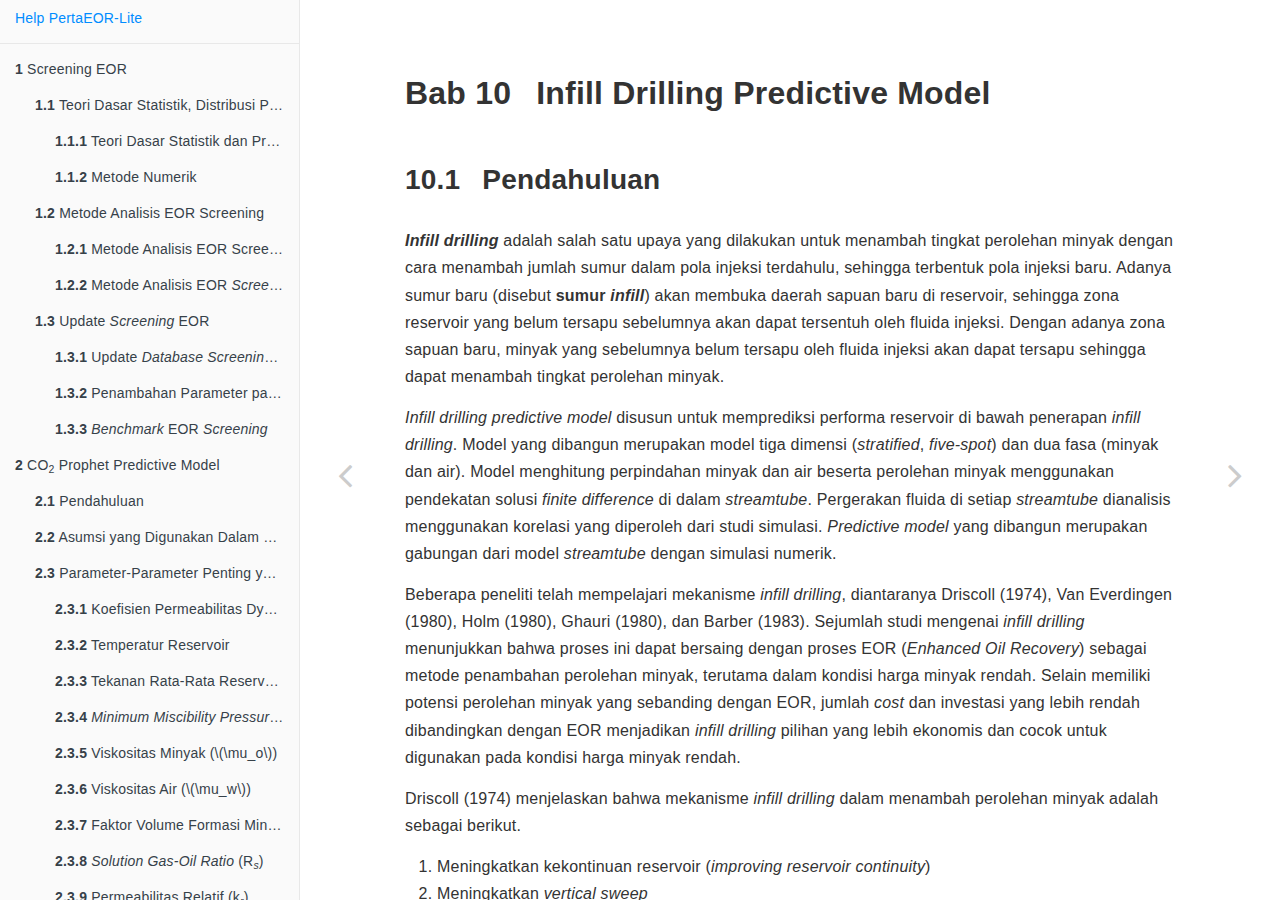
<file: docs/09-infill.html>
<!DOCTYPE html>
<html lang="" xml:lang="">
<head>

  <meta charset="utf-8" />
  <meta http-equiv="X-UA-Compatible" content="IE=edge" />
  <title>Bab 10 Infill Drilling Predictive Model | Technical Guide PertaEOR-Lite</title>
  <meta name="description" content="Bab 10 Infill Drilling Predictive Model | Technical Guide PertaEOR-Lite" />
  <meta name="generator" content="bookdown 0.21 and GitBook 2.6.7" />

  <meta property="og:title" content="Bab 10 Infill Drilling Predictive Model | Technical Guide PertaEOR-Lite" />
  <meta property="og:type" content="book" />
  
  <meta property="og:image" content="images/PertaEOR.png" />
  
  

  <meta name="twitter:card" content="summary" />
  <meta name="twitter:title" content="Bab 10 Infill Drilling Predictive Model | Technical Guide PertaEOR-Lite" />
  
  
  <meta name="twitter:image" content="images/PertaEOR.png" />

<meta name="author" content="PT LAPI ITB &amp; PERTAMINA INV" />


<meta name="date" content="2021-03-14" />

  <meta name="viewport" content="width=device-width, initial-scale=1" />
  <meta name="apple-mobile-web-app-capable" content="yes" />
  <meta name="apple-mobile-web-app-status-bar-style" content="black" />
  
  
<link rel="prev" href="08-insitu.html"/>
<link rel="next" href="10-hc.html"/>
<script src="libs/jquery-2.2.3/jquery.min.js"></script>
<link href="libs/gitbook-2.6.7/css/style.css" rel="stylesheet" />
<link href="libs/gitbook-2.6.7/css/plugin-table.css" rel="stylesheet" />
<link href="libs/gitbook-2.6.7/css/plugin-bookdown.css" rel="stylesheet" />
<link href="libs/gitbook-2.6.7/css/plugin-highlight.css" rel="stylesheet" />
<link href="libs/gitbook-2.6.7/css/plugin-search.css" rel="stylesheet" />
<link href="libs/gitbook-2.6.7/css/plugin-fontsettings.css" rel="stylesheet" />
<link href="libs/gitbook-2.6.7/css/plugin-clipboard.css" rel="stylesheet" />









<script src="libs/accessible-code-block-0.0.1/empty-anchor.js"></script>



<link rel="stylesheet" href="style.css" type="text/css" />
</head>

<body>



  <div class="book without-animation with-summary font-size-2 font-family-1" data-basepath=".">

    <div class="book-summary">
      <nav role="navigation">

<ul class="summary">
<li><a href="./">Help PertaEOR-Lite</a></li>

<li class="divider"></li>
<li class="chapter" data-level="1" data-path="00-screening.html"><a href="00-screening.html"><i class="fa fa-check"></i><b>1</b> Screening EOR</a><ul>
<li class="chapter" data-level="1.1" data-path="00-screening.html"><a href="00-screening.html#teori-dasar-statistik-distribusi-probabilitas-dan-metode-numerik"><i class="fa fa-check"></i><b>1.1</b> Teori Dasar Statistik, Distribusi Probabilitas, dan Metode Numerik</a><ul>
<li class="chapter" data-level="1.1.1" data-path="00-screening.html"><a href="00-screening.html#teori-dasar-statistik-dan-probabilitas"><i class="fa fa-check"></i><b>1.1.1</b> Teori Dasar Statistik dan Probabilitas</a></li>
<li class="chapter" data-level="1.1.2" data-path="00-screening.html"><a href="00-screening.html#metode-numerik"><i class="fa fa-check"></i><b>1.1.2</b> Metode Numerik</a></li>
</ul></li>
<li class="chapter" data-level="1.2" data-path="00-screening.html"><a href="00-screening.html#metode-analisis-eor-screening"><i class="fa fa-check"></i><b>1.2</b> Metode Analisis EOR Screening</a><ul>
<li class="chapter" data-level="1.2.1" data-path="00-screening.html"><a href="00-screening.html#metode-analisis-eor-screening-untuk-input-data-single-value"><i class="fa fa-check"></i><b>1.2.1</b> Metode Analisis EOR Screening Untuk <em>Input</em> Data <em>Single-Value</em></a></li>
<li class="chapter" data-level="1.2.2" data-path="00-screening.html"><a href="00-screening.html#metode-analisis-eor-screening-untuk-input-data-distribusi"><i class="fa fa-check"></i><b>1.2.2</b> Metode Analisis EOR <em>Screening</em> Untuk <em>Input</em> Data Distribusi</a></li>
</ul></li>
<li class="chapter" data-level="1.3" data-path="00-screening.html"><a href="00-screening.html#update-screening-eor"><i class="fa fa-check"></i><b>1.3</b> Update <em>Screening</em> EOR</a><ul>
<li class="chapter" data-level="1.3.1" data-path="00-screening.html"><a href="00-screening.html#update-database-screening-eor"><i class="fa fa-check"></i><b>1.3.1</b> Update <em>Database</em> <em>Screening</em> EOR</a></li>
<li class="chapter" data-level="1.3.2" data-path="00-screening.html"><a href="00-screening.html#penambahan-parameter-pada-screening-eor"><i class="fa fa-check"></i><b>1.3.2</b> Penambahan Parameter pada <em>Screening</em> EOR</a></li>
<li class="chapter" data-level="1.3.3" data-path="00-screening.html"><a href="00-screening.html#benchmark-eor-screening"><i class="fa fa-check"></i><b>1.3.3</b> <em>Benchmark</em> EOR <em>Screening</em></a></li>
</ul></li>
</ul></li>
<li class="chapter" data-level="2" data-path="01-prophet.html"><a href="01-prophet.html"><i class="fa fa-check"></i><b>2</b> CO<sub>2</sub> Prophet Predictive Model</a><ul>
<li class="chapter" data-level="2.1" data-path="01-prophet.html"><a href="01-prophet.html#pendahuluan"><i class="fa fa-check"></i><b>2.1</b> Pendahuluan</a></li>
<li class="chapter" data-level="2.2" data-path="01-prophet.html"><a href="01-prophet.html#asumsi-yang-digunakan-dalam-model"><i class="fa fa-check"></i><b>2.2</b> Asumsi yang Digunakan Dalam Model</a></li>
<li class="chapter" data-level="2.3" data-path="01-prophet.html"><a href="01-prophet.html#parameter-parameter-penting-yang-digunakan-dalam-model"><i class="fa fa-check"></i><b>2.3</b> Parameter-Parameter Penting yang Digunakan Dalam Model</a><ul>
<li class="chapter" data-level="2.3.1" data-path="01-prophet.html"><a href="01-prophet.html#koefisien-permeabilitas-dykstra-parsons"><i class="fa fa-check"></i><b>2.3.1</b> Koefisien Permeabilitas Dykstra-Parsons</a></li>
<li class="chapter" data-level="2.3.2" data-path="01-prophet.html"><a href="01-prophet.html#temperatur-reservoir"><i class="fa fa-check"></i><b>2.3.2</b> Temperatur Reservoir</a></li>
<li class="chapter" data-level="2.3.3" data-path="01-prophet.html"><a href="01-prophet.html#tekanan-rata-rata-reservoir-average-reservoir-pressure"><i class="fa fa-check"></i><b>2.3.3</b> Tekanan Rata-Rata Reservoir (<em>Average Reservoir Pressure</em>)</a></li>
<li class="chapter" data-level="2.3.4" data-path="01-prophet.html"><a href="01-prophet.html#minimum-miscibility-pressure-mmp"><i class="fa fa-check"></i><b>2.3.4</b> <em>Minimum Miscibility Pressure (MMP)</em></a></li>
<li class="chapter" data-level="2.3.5" data-path="01-prophet.html"><a href="01-prophet.html#viskositas-minyak-mu_o"><i class="fa fa-check"></i><b>2.3.5</b> Viskositas Minyak (<span class="math inline">\(\mu_o\)</span>)</a></li>
<li class="chapter" data-level="2.3.6" data-path="01-prophet.html"><a href="01-prophet.html#viskositas-air-mu_w"><i class="fa fa-check"></i><b>2.3.6</b> Viskositas Air (<span class="math inline">\(\mu_w\)</span>)</a></li>
<li class="chapter" data-level="2.3.7" data-path="01-prophet.html"><a href="01-prophet.html#faktor-volume-formasi-minyak-bo"><i class="fa fa-check"></i><b>2.3.7</b> Faktor Volume Formasi Minyak (B<sub><em>o</em></sub>)</a></li>
<li class="chapter" data-level="2.3.8" data-path="01-prophet.html"><a href="01-prophet.html#solution-gas-oil-ratio-rs"><i class="fa fa-check"></i><b>2.3.8</b> <em>Solution Gas-Oil Ratio</em> (R<sub><em>s</em></sub>)</a></li>
<li class="chapter" data-level="2.3.9" data-path="01-prophet.html"><a href="01-prophet.html#permeabilitas-relatif-kr"><i class="fa fa-check"></i><b>2.3.9</b> Permeabilitas Relatif (k<sub><em>r</em></sub>)</a></li>
<li class="chapter" data-level="2.3.10" data-path="01-prophet.html"><a href="01-prophet.html#waterco2-injection-ratio"><i class="fa fa-check"></i><b>2.3.10</b> <em>Water/CO<sub>2</sub> Injection Ratio</em></a></li>
<li class="chapter" data-level="2.3.11" data-path="01-prophet.html"><a href="01-prophet.html#mixing-parameter-omega"><i class="fa fa-check"></i><b>2.3.11</b> <em>Mixing Parameter (<span class="math inline">\(\omega\)</span>)</em></a></li>
</ul></li>
<li class="chapter" data-level="2.4" data-path="01-prophet.html"><a href="01-prophet.html#tiga-kondisi-aliran-fluida"><i class="fa fa-check"></i><b>2.4</b> Tiga Kondisi Aliran Fluida</a><ul>
<li class="chapter" data-level="2.4.1" data-path="01-prophet.html"><a href="01-prophet.html#immiscible-flow"><i class="fa fa-check"></i><b>2.4.1</b> <em>Immiscible Flow</em></a></li>
<li class="chapter" data-level="2.4.2" data-path="01-prophet.html"><a href="01-prophet.html#miscible-flow"><i class="fa fa-check"></i><b>2.4.2</b> <em>Miscible Flow</em></a></li>
<li class="chapter" data-level="2.4.3" data-path="01-prophet.html"><a href="01-prophet.html#partially-miscible-flow"><i class="fa fa-check"></i><b>2.4.3</b> <em>Partially Miscible Flow</em></a></li>
</ul></li>
<li class="chapter" data-level="2.5" data-path="01-prophet.html"><a href="01-prophet.html#hasil-perhitungan-dan-tampilan-perangkat-lunak"><i class="fa fa-check"></i><b>2.5</b> Hasil Perhitungan dan Tampilan Perangkat Lunak</a></li>
</ul></li>
<li class="chapter" data-level="3" data-path="02-waterflood.html"><a href="02-waterflood.html"><i class="fa fa-check"></i><b>3</b> Waterflood Predictive Model</a><ul>
<li class="chapter" data-level="3.1" data-path="02-waterflood.html"><a href="02-waterflood.html#pendahuluan-1"><i class="fa fa-check"></i><b>3.1</b> Pendahuluan</a></li>
<li class="chapter" data-level="3.2" data-path="02-waterflood.html"><a href="02-waterflood.html#teori-frontal-displacement-untuk-waterflooding"><i class="fa fa-check"></i><b>3.2</b> Teori <em>Frontal Displacement</em> Untuk <em>Waterflooding</em></a><ul>
<li class="chapter" data-level="3.2.1" data-path="02-waterflood.html"><a href="02-waterflood.html#teori-fractional-flow-untuk-waterflooding"><i class="fa fa-check"></i><b>3.2.1</b> Teori <em>Fractional Flow</em> Untuk <em>Waterflooding</em></a></li>
<li class="chapter" data-level="3.2.2" data-path="02-waterflood.html"><a href="02-waterflood.html#teori-frontal-advance-untuk-waterflooding"><i class="fa fa-check"></i><b>3.2.2</b> Teori <em>Frontal Advance</em> Untuk <em>Waterflooding</em></a></li>
<li class="chapter" data-level="3.2.3" data-path="02-waterflood.html"><a href="02-waterflood.html#penentuan-parameter-left-fracpartial-f_wpartial-s_w-right_s_w-dan-saturasi-air-rata-rata-reservoir-bar-s_w"><i class="fa fa-check"></i><b>3.2.3</b> Penentuan parameter <span class="math inline">\(\left( \frac{\partial f_w}{\partial S_w} \right)_{S_w}\)</span> dan Saturasi Air Rata-Rata Reservoir (<span class="math inline">\(\bar S_w\)</span>)</a></li>
</ul></li>
<li class="chapter" data-level="3.3" data-path="02-waterflood.html"><a href="02-waterflood.html#penentuan-parameter-efisiensi-waterflooding"><i class="fa fa-check"></i><b>3.3</b> Penentuan Parameter Efisiensi <em>Waterflooding</em></a><ul>
<li class="chapter" data-level="3.3.1" data-path="02-waterflood.html"><a href="02-waterflood.html#displacement-efficiency-ed"><i class="fa fa-check"></i><b>3.3.1</b> <em>Displacement Efficiency</em> (E<sub>D</sub>)</a></li>
<li class="chapter" data-level="3.3.2" data-path="02-waterflood.html"><a href="02-waterflood.html#areal-sweep-efficiency-ea"><i class="fa fa-check"></i><b>3.3.2</b> <em>Areal Sweep Efficiency</em> (E<sub>A</sub>)</a></li>
<li class="chapter" data-level="3.3.3" data-path="02-waterflood.html"><a href="02-waterflood.html#vertical-sweep-efficiency-ev"><i class="fa fa-check"></i><b>3.3.3</b> <em>Vertical Sweep Efficiency</em> (E<sub>V</sub>)</a></li>
</ul></li>
<li class="chapter" data-level="3.4" data-path="02-waterflood.html"><a href="02-waterflood.html#persamaan-persamaan-yang-digunakan-dalam-prediksi-performa-waterflooding"><i class="fa fa-check"></i><b>3.4</b> Persamaan-Persamaan yang Digunakan Dalam Prediksi Performa <em>Waterflooding</em></a></li>
<li class="chapter" data-level="3.5" data-path="02-waterflood.html"><a href="02-waterflood.html#persamaan-persamaan-dasar-dan-nilai-default-yang-digunakan-dalam-predictive-model"><i class="fa fa-check"></i><b>3.5</b> Persamaan-Persamaan Dasar dan Nilai <em>Default</em> yang Digunakan Dalam <em>Predictive Model</em></a><ul>
<li class="chapter" data-level="3.5.1" data-path="02-waterflood.html"><a href="02-waterflood.html#viskositas-minyak"><i class="fa fa-check"></i><b>3.5.1</b> Viskositas Minyak</a></li>
<li class="chapter" data-level="3.5.2" data-path="02-waterflood.html"><a href="02-waterflood.html#solution-gas-oil-ratio"><i class="fa fa-check"></i><b>3.5.2</b> <em>SolUtion Gas-Oil Ratio</em></a></li>
<li class="chapter" data-level="3.5.3" data-path="02-waterflood.html"><a href="02-waterflood.html#faktor-volume-formasi-minyak"><i class="fa fa-check"></i><b>3.5.3</b> Faktor Volume Formasi Minyak</a></li>
<li class="chapter" data-level="3.5.4" data-path="02-waterflood.html"><a href="02-waterflood.html#permeabilitas-relatif"><i class="fa fa-check"></i><b>3.5.4</b> Permeabilitas Relatif</a></li>
<li class="chapter" data-level="3.5.5" data-path="02-waterflood.html"><a href="02-waterflood.html#nilai-default-parameter-yang-digunakan-dalam-model"><i class="fa fa-check"></i><b>3.5.5</b> Nilai <em>Default</em> Parameter yang Digunakan Dalam Model</a></li>
</ul></li>
</ul></li>
<li class="chapter" data-level="4" data-path="03-chemical.html"><a href="03-chemical.html"><i class="fa fa-check"></i><b>4</b> Chemical Flood Predictive Model</a><ul>
<li class="chapter" data-level="4.1" data-path="03-chemical.html"><a href="03-chemical.html#pendahuluan-2"><i class="fa fa-check"></i><b>4.1</b> Pendahuluan</a></li>
<li class="chapter" data-level="4.2" data-path="03-chemical.html"><a href="03-chemical.html#tinjauan-sifat-fisis-dan-mekanisme-kerja-dari-surfaktan-dan-alkali"><i class="fa fa-check"></i><b>4.2</b> Tinjauan Sifat Fisis dan Mekanisme Kerja Dari Surfaktan dan Alkali</a><ul>
<li class="chapter" data-level="4.2.1" data-path="03-chemical.html"><a href="03-chemical.html#sifat-fisis-dan-mekanisme-kerja-surfaktan"><i class="fa fa-check"></i><b>4.2.1</b> Sifat Fisis dan Mekanisme Kerja Surfaktan</a></li>
<li class="chapter" data-level="4.2.2" data-path="03-chemical.html"><a href="03-chemical.html#sifat-fisis-dan-mekanisme-kerja-alkali"><i class="fa fa-check"></i><b>4.2.2</b> Sifat Fisis dan Mekanisme Kerja Alkali</a></li>
</ul></li>
<li class="chapter" data-level="4.3" data-path="03-chemical.html"><a href="03-chemical.html#mekanisme-proses-injeksi-kimia"><i class="fa fa-check"></i><b>4.3</b> Mekanisme Proses Injeksi Kimia</a></li>
<li class="chapter" data-level="4.4" data-path="03-chemical.html"><a href="03-chemical.html#asumsi-dan-batasan-dalam-predictive-model"><i class="fa fa-check"></i><b>4.4</b> Asumsi dan Batasan Dalam <em>Predictive Model</em></a></li>
<li class="chapter" data-level="4.5" data-path="03-chemical.html"><a href="03-chemical.html#konsep-dan-algoritma-yang-digunakan-dalam-predictive-model"><i class="fa fa-check"></i><b>4.5</b> Konsep dan Algoritma yang Digunakan Dalam <em>Predictive Model</em></a><ul>
<li class="chapter" data-level="4.5.1" data-path="03-chemical.html"><a href="03-chemical.html#perhitungan-target-oil"><i class="fa fa-check"></i><b>4.5.1</b> Perhitungan <em>Target Oil</em></a></li>
</ul></li>
<li class="chapter" data-level="4.6" data-path="03-chemical.html"><a href="03-chemical.html#laju-alir-dan-bilangan-kapiler"><i class="fa fa-check"></i><b>4.6</b> Laju Alir dan Bilangan Kapiler</a><ul>
<li class="chapter" data-level="4.6.1" data-path="03-chemical.html"><a href="03-chemical.html#surfactant-retention-pada-batuan-sandstone"><i class="fa fa-check"></i><b>4.6.1</b> <em>Surfactant Retention</em> Pada Batuan <em>Sandstone</em></a></li>
<li class="chapter" data-level="4.6.2" data-path="03-chemical.html"><a href="03-chemical.html#perhitungan-oil-recovery"><i class="fa fa-check"></i><b>4.6.2</b> Perhitungan <em>Oil Recovery</em></a></li>
<li class="chapter" data-level="4.6.3" data-path="03-chemical.html"><a href="03-chemical.html#karakteristik-produksi-minyak-dan-koreksi-terhadap-crossflow"><i class="fa fa-check"></i><b>4.6.3</b> Karakteristik Produksi Minyak dan Koreksi Terhadap <em>Crossflow</em></a></li>
<li class="chapter" data-level="4.6.4" data-path="03-chemical.html"><a href="03-chemical.html#karakteristik-injeksi-kimia"><i class="fa fa-check"></i><b>4.6.4</b> Karakteristik Injeksi Kimia</a></li>
<li class="chapter" data-level="4.6.5" data-path="03-chemical.html"><a href="03-chemical.html#modifikasi-predictive-model-untuk-caustic-dan-caustic-polymer-flood"><i class="fa fa-check"></i><b>4.6.5</b> Modifikasi <em>Predictive Model</em> Untuk <em>Caustic</em> dan <em>Caustic-Polymer Flood</em></a></li>
</ul></li>
<li class="chapter" data-level="4.7" data-path="03-chemical.html"><a href="03-chemical.html#persamaan-persamaan-dasar-dan-nilai-default-yang-digunakan-dalam-model"><i class="fa fa-check"></i><b>4.7</b> Persamaan-Persamaan Dasar dan Nilai <em>Default</em> yang Digunakan Dalam Model</a><ul>
<li class="chapter" data-level="4.7.1" data-path="03-chemical.html"><a href="03-chemical.html#viskositas-minyak-1"><i class="fa fa-check"></i><b>4.7.1</b> Viskositas Minyak</a></li>
<li class="chapter" data-level="4.7.2" data-path="03-chemical.html"><a href="03-chemical.html#solution-gas-oil-ratio-1"><i class="fa fa-check"></i><b>4.7.2</b> <em>Solution Gas-Oil Ratio</em></a></li>
<li class="chapter" data-level="4.7.3" data-path="03-chemical.html"><a href="03-chemical.html#faktor-volume-formasi-minyak-1"><i class="fa fa-check"></i><b>4.7.3</b> Faktor Volume Formasi Minyak</a></li>
<li class="chapter" data-level="4.7.4" data-path="03-chemical.html"><a href="03-chemical.html#permeabilitas-relatif-dan-fraksi-aliran-air"><i class="fa fa-check"></i><b>4.7.4</b> Permeabilitas Relatif dan Fraksi Aliran Air</a></li>
<li class="chapter" data-level="4.7.5" data-path="03-chemical.html"><a href="03-chemical.html#nilai-default-yang-dignakan-dalam-predictive-model"><i class="fa fa-check"></i><b>4.7.5</b> Nilai <em>Default</em> yang Dignakan Dalam <em>Predictive Model</em></a></li>
</ul></li>
<li class="chapter" data-level="4.8" data-path="03-chemical.html"><a href="03-chemical.html#penambahan-jenis-pattern-pada-injeksi-kimia"><i class="fa fa-check"></i><b>4.8</b> Penambahan Jenis <em>Pattern</em> pada Injeksi Kimia</a><ul>
<li class="chapter" data-level="4.8.1" data-path="03-chemical.html"><a href="03-chemical.html#injeksi-kimia"><i class="fa fa-check"></i><b>4.8.1</b> Injeksi Kimia</a></li>
<li class="chapter" data-level="4.8.2" data-path="03-chemical.html"><a href="03-chemical.html#penentuan-pola-sumur-injeksi"><i class="fa fa-check"></i><b>4.8.2</b> Penentuan Pola Sumur Injeksi</a></li>
<li class="chapter" data-level="4.8.3" data-path="03-chemical.html"><a href="03-chemical.html#sejarah-injeksi-kimia"><i class="fa fa-check"></i><b>4.8.3</b> Sejarah Injeksi Kimia</a></li>
<li class="chapter" data-level="4.8.4" data-path="03-chemical.html"><a href="03-chemical.html#derivasi-persamaan-model-pattern-injeksi-kimia"><i class="fa fa-check"></i><b>4.8.4</b> Derivasi Persamaan Model <em>Pattern</em> Injeksi Kimia</a></li>
<li class="chapter" data-level="4.8.5" data-path="03-chemical.html"><a href="03-chemical.html#simulasi-sintetik-injeksi-kimia"><i class="fa fa-check"></i><b>4.8.5</b> Simulasi Sintetik Injeksi Kimia</a></li>
</ul></li>
</ul></li>
<li class="chapter" data-level="5" data-path="04-polymer.html"><a href="04-polymer.html"><i class="fa fa-check"></i><b>5</b> Polymer Predictive Model</a><ul>
<li class="chapter" data-level="5.1" data-path="04-polymer.html"><a href="04-polymer.html#pendahuluan-3"><i class="fa fa-check"></i><b>5.1</b> Pendahuluan</a></li>
<li class="chapter" data-level="5.2" data-path="04-polymer.html"><a href="04-polymer.html#teori-fractional-flow"><i class="fa fa-check"></i><b>5.2</b> Teori <em>Fractional Flow</em></a><ul>
<li class="chapter" data-level="5.2.1" data-path="04-polymer.html"><a href="04-polymer.html#penentuan-nilai-saturasi-air-rata-rata-di-reservoir-selama-periode-injeksi-polimer"><i class="fa fa-check"></i><b>5.2.1</b> Penentuan Nilai Saturasi Air Rata-Rata di Reservoir Selama Periode Injeksi Polimer</a></li>
<li class="chapter" data-level="5.2.2" data-path="04-polymer.html"><a href="04-polymer.html#rangkuman-persamaan-persamaan-yang-digunakan-dalam-teori-fractional-flow"><i class="fa fa-check"></i><b>5.2.2</b> Rangkuman Persamaan-Persamaan yang Digunakan Dalam Teori <em>Fractional Flow</em></a></li>
</ul></li>
<li class="chapter" data-level="5.3" data-path="04-polymer.html"><a href="04-polymer.html#metode-perhitungan-areal-dan-vertical-sweep-efficiency-menggunakan-pendekatan-streamtube"><i class="fa fa-check"></i><b>5.3</b> Metode Perhitungan <em>Areal</em> dan <em>Vertical Sweep Efficiency</em> Menggunakan Pendekatan <em>Streamtube</em></a></li>
<li class="chapter" data-level="5.4" data-path="04-polymer.html"><a href="04-polymer.html#perhitungan-injectivity"><i class="fa fa-check"></i><b>5.4</b> Perhitungan <em>Injectivity</em></a></li>
<li class="chapter" data-level="5.5" data-path="04-polymer.html"><a href="04-polymer.html#penentuan-nilai-permeabilitas-di-setiap-lapisan-reservoir"><i class="fa fa-check"></i><b>5.5</b> Penentuan Nilai Permeabilitas di Setiap Lapisan Reservoir</a></li>
<li class="chapter" data-level="5.6" data-path="04-polymer.html"><a href="04-polymer.html#koreksi-terhadap-pengaruh-slug-polimer"><i class="fa fa-check"></i><b>5.6</b> Koreksi Terhadap Pengaruh <em>Slug</em> Polimer</a></li>
<li class="chapter" data-level="5.7" data-path="04-polymer.html"><a href="04-polymer.html#pengaruh-sifat-fisis-larutan-polimer-terhadap-performa-injeksi-polimer"><i class="fa fa-check"></i><b>5.7</b> Pengaruh Sifat Fisis Larutan Polimer Terhadap Performa Injeksi Polimer</a><ul>
<li class="chapter" data-level="5.7.1" data-path="04-polymer.html"><a href="04-polymer.html#efek-pengurangan-permeabilitas-untuk-fasa-aqueous"><i class="fa fa-check"></i><b>5.7.1</b> Efek Pengurangan Permeabilitas Untuk Fasa <em>Aqueous</em></a></li>
<li class="chapter" data-level="5.7.2" data-path="04-polymer.html"><a href="04-polymer.html#efek-aliran-non-newtonian-larutan-polimer-di-daerah-sekitar-sumur-injeksi"><i class="fa fa-check"></i><b>5.7.2</b> Efek Aliran <em>Non-Newtonian</em> Larutan Polimer di Daerah Sekitar Sumur Injeksi</a></li>
</ul></li>
<li class="chapter" data-level="5.8" data-path="04-polymer.html"><a href="04-polymer.html#persamaan-persamaan-dasar-yang-digunakan-dalam-predictive-model"><i class="fa fa-check"></i><b>5.8</b> Persamaan-Persamaan Dasar yang Digunakan Dalam <em>Predictive Model</em></a><ul>
<li class="chapter" data-level="5.8.1" data-path="04-polymer.html"><a href="04-polymer.html#viskositas-minyak-2"><i class="fa fa-check"></i><b>5.8.1</b> Viskositas Minyak</a></li>
<li class="chapter" data-level="5.8.2" data-path="04-polymer.html"><a href="04-polymer.html#solution-gas-oil-ratio-2"><i class="fa fa-check"></i><b>5.8.2</b> <em>Solution Gas-Oil Ratio</em></a></li>
<li class="chapter" data-level="5.8.3" data-path="04-polymer.html"><a href="04-polymer.html#faktor-volume-formasi-minyak-2"><i class="fa fa-check"></i><b>5.8.3</b> Faktor Volume Formasi Minyak</a></li>
<li class="chapter" data-level="5.8.4" data-path="04-polymer.html"><a href="04-polymer.html#faktor-volume-formasi-air"><i class="fa fa-check"></i><b>5.8.4</b> Faktor Volume Formasi Air</a></li>
<li class="chapter" data-level="5.8.5" data-path="04-polymer.html"><a href="04-polymer.html#permeabilitas-relatf-dan-fraksi-aliran-air"><i class="fa fa-check"></i><b>5.8.5</b> Permeabilitas Relatf dan Fraksi Aliran Air</a></li>
<li class="chapter" data-level="5.8.6" data-path="04-polymer.html"><a href="04-polymer.html#persamaan-persamaan-dasar-dan-nilai-default-yang-digunakan"><i class="fa fa-check"></i><b>5.8.6</b> Persamaan-Persamaan Dasar dan Nilai <em>Default</em> yang Digunakan</a></li>
</ul></li>
</ul></li>
<li class="chapter" data-level="6" data-path="05-co2miscible.html"><a href="05-co2miscible.html"><i class="fa fa-check"></i><b>6</b> CO<sub>2</sub> Miscible Predictive Model</a><ul>
<li class="chapter" data-level="6.1" data-path="05-co2miscible.html"><a href="05-co2miscible.html#pendahuluan-4"><i class="fa fa-check"></i><b>6.1</b> Pendahuluan</a><ul>
<li class="chapter" data-level="6.1.1" data-path="05-co2miscible.html"><a href="05-co2miscible.html#kondisi-pvt"><i class="fa fa-check"></i><b>6.1.1</b> Kondisi PVT</a></li>
<li class="chapter" data-level="6.1.2" data-path="05-co2miscible.html"><a href="05-co2miscible.html#wettability"><i class="fa fa-check"></i><b>6.1.2</b> Wettability</a></li>
<li class="chapter" data-level="6.1.3" data-path="05-co2miscible.html"><a href="05-co2miscible.html#keuntungan-dan-kerugian-melakukan-injeksi-co2"><i class="fa fa-check"></i><b>6.1.3</b> Keuntungan dan Kerugian Melakukan Injeksi CO<sub>2</sub></a></li>
</ul></li>
<li class="chapter" data-level="6.2" data-path="05-co2miscible.html"><a href="05-co2miscible.html#miscible-co2-predictive-model"><i class="fa fa-check"></i><b>6.2</b> <em>Miscible CO<sub>2</sub> Predictive Model</em></a><ul>
<li class="chapter" data-level="6.2.1" data-path="05-co2miscible.html"><a href="05-co2miscible.html#sifat-sifat-fisik-fluida"><i class="fa fa-check"></i><b>6.2.1</b> Sifat-Sifat Fisik Fluida</a></li>
<li class="chapter" data-level="6.2.2" data-path="05-co2miscible.html"><a href="05-co2miscible.html#fractional-flow-model"><i class="fa fa-check"></i><b>6.2.2</b> <em>Fractional Flow</em> Model</a></li>
<li class="chapter" data-level="6.2.3" data-path="05-co2miscible.html"><a href="05-co2miscible.html#parameter-parameter-performa-miscible-co2"><i class="fa fa-check"></i><b>6.2.3</b> Parameter-Parameter Performa <em>Miscible</em> CO<sub>2</sub></a></li>
</ul></li>
</ul></li>
<li class="chapter" data-level="7" data-path="06-co2immiscible.html"><a href="06-co2immiscible.html"><i class="fa fa-check"></i><b>7</b> CO<sub>2</sub> Immiscible Predictive Model</a><ul>
<li class="chapter" data-level="7.1" data-path="06-co2immiscible.html"><a href="06-co2immiscible.html#pendahuluan-5"><i class="fa fa-check"></i><b>7.1</b> Pendahuluan</a><ul>
<li class="chapter" data-level="7.1.1" data-path="06-co2immiscible.html"><a href="06-co2immiscible.html#mekanisme-pendesakan-secara-immiscible"><i class="fa fa-check"></i><b>7.1.1</b> Mekanisme Pendesakan Secara <em>Immiscible</em></a></li>
</ul></li>
<li class="chapter" data-level="7.2" data-path="06-co2immiscible.html"><a href="06-co2immiscible.html#immiscible-co2-predictive-model"><i class="fa fa-check"></i><b>7.2</b> <em>Immiscible</em> CO<sub>2</sub> <em>Predictive Model</em></a><ul>
<li class="chapter" data-level="7.2.1" data-path="06-co2immiscible.html"><a href="06-co2immiscible.html#sifat-sifat-fisik-fluida-1"><i class="fa fa-check"></i><b>7.2.1</b> Sifat-Sifat Fisik Fluida</a></li>
<li class="chapter" data-level="7.2.2" data-path="06-co2immiscible.html"><a href="06-co2immiscible.html#fractional-flow-model-1"><i class="fa fa-check"></i><b>7.2.2</b> <em>Fractional Flow Model</em></a></li>
<li class="chapter" data-level="7.2.3" data-path="06-co2immiscible.html"><a href="06-co2immiscible.html#material-balance-equation"><i class="fa fa-check"></i><b>7.2.3</b> <em>Material Balance Equation</em></a></li>
<li class="chapter" data-level="7.2.4" data-path="06-co2immiscible.html"><a href="06-co2immiscible.html#parameter-parameter-performa-immiscible-co2"><i class="fa fa-check"></i><b>7.2.4</b> Parameter-Parameter Performa <em>Immiscible</em> CO<sub>2</sub></a></li>
</ul></li>
</ul></li>
<li class="chapter" data-level="8" data-path="07-steam.html"><a href="07-steam.html"><i class="fa fa-check"></i><b>8</b> Steamflood Predictive Model</a><ul>
<li class="chapter" data-level="8.1" data-path="07-steam.html"><a href="07-steam.html#pendahuluan-6"><i class="fa fa-check"></i><b>8.1</b> Pendahuluan</a></li>
<li class="chapter" data-level="8.2" data-path="07-steam.html"><a href="07-steam.html#fenomena-heat-loss"><i class="fa fa-check"></i><b>8.2</b> Fenomena <em>Heat Loss</em></a><ul>
<li class="chapter" data-level="8.2.1" data-path="07-steam.html"><a href="07-steam.html#fenomena-heat-loss-di-pipa-permukaan"><i class="fa fa-check"></i><b>8.2.1</b> Fenomena <em>Heat Loss</em> di Pipa Permukaan</a></li>
<li class="chapter" data-level="8.2.2" data-path="07-steam.html"><a href="07-steam.html#fenomena-heat-loss-di-sumur-injeksi"><i class="fa fa-check"></i><b>8.2.2</b> Fenomena <em>Heat Loss</em> di Sumur Injeksi</a></li>
</ul></li>
<li class="chapter" data-level="8.3" data-path="07-steam.html"><a href="07-steam.html#perhitungan-sejumlah-parameter-penting-yang-digunakan-dalam-predictive-model"><i class="fa fa-check"></i><b>8.3</b> Perhitungan Sejumlah Parameter Penting yang Digunakan Dalam <em>Predictive Model</em></a><ul>
<li class="chapter" data-level="8.3.1" data-path="07-steam.html"><a href="07-steam.html#permeabilitas-relatif-tiga-fasa"><i class="fa fa-check"></i><b>8.3.1</b> Permeabilitas Relatif Tiga Fasa</a></li>
<li class="chapter" data-level="8.3.2" data-path="07-steam.html"><a href="07-steam.html#pembagian-daerah-reservoir"><i class="fa fa-check"></i><b>8.3.2</b> Pembagian Daerah Reservoir</a></li>
<li class="chapter" data-level="8.3.3" data-path="07-steam.html"><a href="07-steam.html#initial-injectivity-index"><i class="fa fa-check"></i><b>8.3.3</b> <em>Initial Injectivity Index</em></a></li>
<li class="chapter" data-level="8.3.4" data-path="07-steam.html"><a href="07-steam.html#viskositas-fluida"><i class="fa fa-check"></i><b>8.3.4</b> Viskositas Fluida</a></li>
<li class="chapter" data-level="8.3.5" data-path="07-steam.html"><a href="07-steam.html#solution-gas-oil-ratio-4"><i class="fa fa-check"></i><b>8.3.5</b> <em>Solution Gas-Oil Ratio</em></a></li>
<li class="chapter" data-level="8.3.6" data-path="07-steam.html"><a href="07-steam.html#faktor-volume-formasi-minyak-4"><i class="fa fa-check"></i><b>8.3.6</b> Faktor Volume Formasi Minyak</a></li>
</ul></li>
<li class="chapter" data-level="8.4" data-path="07-steam.html"><a href="07-steam.html#steamflood-predictive-model-1"><i class="fa fa-check"></i><b>8.4</b> <em>Steamflood Predictive Model</em></a><ul>
<li class="chapter" data-level="8.4.1" data-path="07-steam.html"><a href="07-steam.html#metode-williams-metode-stanford-university"><i class="fa fa-check"></i><b>8.4.1</b> Metode Williams (Metode Stanford University)</a></li>
<li class="chapter" data-level="8.4.2" data-path="07-steam.html"><a href="07-steam.html#metode-jones"><i class="fa fa-check"></i><b>8.4.2</b> Metode Jones</a></li>
<li class="chapter" data-level="8.4.3" data-path="07-steam.html"><a href="07-steam.html#model-gomaa"><i class="fa fa-check"></i><b>8.4.3</b> Model Gomaa</a></li>
<li class="chapter" data-level="8.4.4" data-path="07-steam.html"><a href="07-steam.html#model-aydelotte-pope-model-intercomp"><i class="fa fa-check"></i><b>8.4.4</b> Model Aydelotte-Pope (Model Intercomp)</a></li>
</ul></li>
</ul></li>
<li class="chapter" data-level="9" data-path="08-insitu.html"><a href="08-insitu.html"><i class="fa fa-check"></i><b>9</b> In-Situ Combustion Predictive Model</a><ul>
<li class="chapter" data-level="9.1" data-path="08-insitu.html"><a href="08-insitu.html#pendahuluan-7"><i class="fa fa-check"></i><b>9.1</b> Pendahuluan</a></li>
<li class="chapter" data-level="9.2" data-path="08-insitu.html"><a href="08-insitu.html#in-situ-combustion-predictive-model-1"><i class="fa fa-check"></i><b>9.2</b> <em>In-Situ Combustion Predictive Model</em></a><ul>
<li class="chapter" data-level="9.2.1" data-path="08-insitu.html"><a href="08-insitu.html#model-brigham-et-al-untuk-dry-in-situ-combustion"><i class="fa fa-check"></i><b>9.2.1</b> Model Brigham, et al Untuk <em>Dry In-Situ Combustion</em></a></li>
<li class="chapter" data-level="9.2.2" data-path="08-insitu.html"><a href="08-insitu.html#perhitungan-parameter-parameter-penting-ynag-dgunakan-dalam-model"><i class="fa fa-check"></i><b>9.2.2</b> Perhitungan Parameter-Parameter Penting ynag Dgunakan Dalam Model</a></li>
<li class="chapter" data-level="9.2.3" data-path="08-insitu.html"><a href="08-insitu.html#viskositas-minyak-4"><i class="fa fa-check"></i><b>9.2.3</b> Viskositas Minyak</a></li>
<li class="chapter" data-level="9.2.4" data-path="08-insitu.html"><a href="08-insitu.html#parameter-parameter-performa-in-situ-combustion"><i class="fa fa-check"></i><b>9.2.4</b> Parameter-Parameter Performa <em>In-Situ Combustion</em></a></li>
</ul></li>
</ul></li>
<li class="chapter" data-level="10" data-path="09-infill.html"><a href="09-infill.html"><i class="fa fa-check"></i><b>10</b> Infill Drilling Predictive Model</a><ul>
<li class="chapter" data-level="10.1" data-path="09-infill.html"><a href="09-infill.html#pendahuluan-8"><i class="fa fa-check"></i><b>10.1</b> Pendahuluan</a></li>
<li class="chapter" data-level="10.2" data-path="09-infill.html"><a href="09-infill.html#asumsi-yang-digunakan-dalam-predictive-model"><i class="fa fa-check"></i><b>10.2</b> Asumsi yang Digunakan Dalam <em>Predictive Model</em></a></li>
<li class="chapter" data-level="10.3" data-path="09-infill.html"><a href="09-infill.html#analisis-streamtube"><i class="fa fa-check"></i><b>10.3</b> Analisis <em>Streamtube</em></a></li>
<li class="chapter" data-level="10.4" data-path="09-infill.html"><a href="09-infill.html#pemodelan-continuity-reservoir"><i class="fa fa-check"></i><b>10.4</b> Pemodelan <em>Continuity</em> Reservoir</a></li>
<li class="chapter" data-level="10.5" data-path="09-infill.html"><a href="09-infill.html#persamaan-persamaan-dasar-dan-nilai-default-yang-digunakan-dalam-predcitive-model"><i class="fa fa-check"></i><b>10.5</b> Persamaan-Persamaan Dasar dan Nilai <em>Default</em> yang Digunakan Dalam <em>Predcitive Model</em></a><ul>
<li class="chapter" data-level="10.5.1" data-path="09-infill.html"><a href="09-infill.html#viskositas-minyak-5"><i class="fa fa-check"></i><b>10.5.1</b> Viskositas Minyak</a></li>
<li class="chapter" data-level="10.5.2" data-path="09-infill.html"><a href="09-infill.html#solution-gas-oil-ratio-5"><i class="fa fa-check"></i><b>10.5.2</b> <em>Solution Gas-Oil Ratio</em></a></li>
<li class="chapter" data-level="10.5.3" data-path="09-infill.html"><a href="09-infill.html#faktor-volume-formasi-minyak-6"><i class="fa fa-check"></i><b>10.5.3</b> Faktor Volume Formasi Minyak</a></li>
<li class="chapter" data-level="10.5.4" data-path="09-infill.html"><a href="09-infill.html#permeabilitas-relatif-1"><i class="fa fa-check"></i><b>10.5.4</b> Permeabilitas Relatif</a></li>
<li class="chapter" data-level="10.5.5" data-path="09-infill.html"><a href="09-infill.html#nilai-default-yang-digunakan-dalam-predictive-model"><i class="fa fa-check"></i><b>10.5.5</b> Nilai <em>Default</em> yang Digunakan Dalam <em>Predictive Model</em></a></li>
</ul></li>
</ul></li>
<li class="chapter" data-level="11" data-path="10-hc.html"><a href="10-hc.html"><i class="fa fa-check"></i><b>11</b> Hydrocarbon Gas Injection Predictive Model</a><ul>
<li class="chapter" data-level="11.1" data-path="10-hc.html"><a href="10-hc.html#pendahuluan-9"><i class="fa fa-check"></i><b>11.1</b> Pendahuluan</a></li>
<li class="chapter" data-level="11.2" data-path="10-hc.html"><a href="10-hc.html#mekanisme-injeksi-hidrokarbon"><i class="fa fa-check"></i><b>11.2</b> Mekanisme Injeksi Hidrokarbon</a></li>
<li class="chapter" data-level="11.3" data-path="10-hc.html"><a href="10-hc.html#pembuatan-predictive-model"><i class="fa fa-check"></i><b>11.3</b> Pembuatan <em>Predictive Model</em></a></li>
</ul></li>
<li class="chapter" data-level="12" data-path="11-co2hnp.html"><a href="11-co2hnp.html"><i class="fa fa-check"></i><b>12</b> CO<sub>2</sub> Huff &amp; Puff Predictive Model</a><ul>
<li class="chapter" data-level="12.1" data-path="11-co2hnp.html"><a href="11-co2hnp.html#pendahuluan-10"><i class="fa fa-check"></i><b>12.1</b> Pendahuluan</a></li>
<li class="chapter" data-level="12.2" data-path="11-co2hnp.html"><a href="11-co2hnp.html#pembutan-predictive-model"><i class="fa fa-check"></i><b>12.2</b> Pembutan <em>Predictive Model</em></a></li>
</ul></li>
<li class="chapter" data-level="13" data-path="12-chemicalhnp.html"><a href="12-chemicalhnp.html"><i class="fa fa-check"></i><b>13</b> Chemical Injection Huff &amp; Puff Predictive Model</a><ul>
<li class="chapter" data-level="13.1" data-path="12-chemicalhnp.html"><a href="12-chemicalhnp.html#pendahuluan-11"><i class="fa fa-check"></i><b>13.1</b> Pendahuluan</a></li>
<li class="chapter" data-level="13.2" data-path="12-chemicalhnp.html"><a href="12-chemicalhnp.html#mekanisme-injeksi-chemical-huff-and-puff"><i class="fa fa-check"></i><b>13.2</b> Mekanisme Injeksi <em>Chemical Huff and Puff</em></a></li>
<li class="chapter" data-level="13.3" data-path="12-chemicalhnp.html"><a href="12-chemicalhnp.html#pembuatan-model-prediktif"><i class="fa fa-check"></i><b>13.3</b> Pembuatan Model Prediktif</a></li>
</ul></li>
</ul>

      </nav>
    </div>

    <div class="book-body">
      <div class="body-inner">
        <div class="book-header" role="navigation">
          <h1>
            <i class="fa fa-circle-o-notch fa-spin"></i><a href="./">Technical Guide PertaEOR-Lite</a>
          </h1>
        </div>

        <div class="page-wrapper" tabindex="-1" role="main">
          <div class="page-inner">

            <section class="normal" id="section-">
<div id="infill-drilling-predictive-model" class="section level1">
<h1><span class="header-section-number">Bab 10</span> Infill Drilling Predictive Model</h1>
<div id="pendahuluan-8" class="section level2">
<h2><span class="header-section-number">10.1</span> Pendahuluan</h2>
<p><strong><em>Infill drilling</em></strong> adalah salah satu upaya yang dilakukan untuk menambah tingkat perolehan minyak dengan cara menambah jumlah sumur dalam pola injeksi terdahulu, sehingga terbentuk pola injeksi baru. Adanya sumur baru (disebut <strong>sumur <em>infill</em></strong>) akan membuka daerah sapuan baru di reservoir, sehingga zona reservoir yang belum tersapu sebelumnya akan dapat tersentuh oleh fluida injeksi. Dengan adanya zona sapuan baru, minyak yang sebelumnya belum tersapu oleh fluida injeksi akan dapat tersapu sehingga dapat menambah tingkat perolehan minyak.</p>
<p><em>Infill drilling predictive model</em> disusun untuk memprediksi performa reservoir di bawah penerapan <em>infill drilling</em>. Model yang dibangun merupakan model tiga dimensi (<em>stratified</em>, <em>five-spot</em>) dan dua fasa (minyak dan air). Model menghitung perpindahan minyak dan air beserta perolehan minyak menggunakan pendekatan solusi <em>finite difference</em> di dalam <em>streamtube</em>. Pergerakan fluida di setiap <em>streamtube</em> dianalisis menggunakan korelasi yang diperoleh dari studi simulasi. <em>Predictive model</em> yang dibangun merupakan gabungan dari model <em>streamtube</em> dengan simulasi numerik.</p>
<p>Beberapa peneliti telah mempelajari mekanisme <em>infill drilling</em>, diantaranya Driscoll (1974), Van Everdingen (1980), Holm (1980), Ghauri (1980), dan Barber (1983). Sejumlah studi mengenai <em>infill drilling</em> menunjukkan bahwa proses ini dapat bersaing dengan proses EOR (<em>Enhanced Oil Recovery</em>) sebagai metode penambahan perolehan minyak, terutama dalam kondisi harga minyak rendah. Selain memiliki potensi perolehan minyak yang sebanding dengan EOR, jumlah <em>cost</em> dan investasi yang lebih rendah dibandingkan dengan EOR menjadikan <em>infill drilling</em> pilihan yang lebih ekonomis dan cocok untuk digunakan pada kondisi harga minyak rendah.</p>
<p>Driscoll (1974) menjelaskan bahwa mekanisme <em>infill drilling</em> dalam menambah perolehan minyak adalah sebagai berikut.</p>
<ol style="list-style-type: decimal">
<li>Meningkatkan kekontinuan reservoir (<em>improving reservoir continuity</em>)</li>
<li>Meningkatkan <em>vertical sweep</em></li>
<li>Meningkatkan <em>areal sweep</em></li>
<li>Penyapuan minyak di daerah batas reservoir (disebut <em>wedge edge oil</em>)</li>
<li>Meningkatkan <em>economic limit</em>.</li>
</ol>
<p>Peningkatan kekontinuan reservoir merupakan efek paling dominan yang berpengaruh terhadap performa produksi <em>infill drilling</em>. Barbe dan Schnoebelen (1986) mengkonfirmasi hal ini melalui studi yang mereka lakukan terhadap lapangan Robertson Clearfork di West Texas.</p>
<p>Peningkatan <em>vertical sweep</em> dalam reservoir <em>multilayer</em> biasanya dinyatakan sebagai fungsi dari koefisien variasi permeabilitas Dykstra-Parsons (V<sub>DPs</sub>). Penambahan sumur <em>infill</em> memungkinkan untuk dilakukannya konversi sumur produksi menjadi sumur injeksi. Hal ini mengakibatkan terbentuknya <em>streamline</em> baru yang akan menambah <em>vertical sweep</em>. <em>Crossflow</em> antar lapisan reservoir sangat berperan terhadap peningkatan <em>vertical sweep</em>.</p>
<p>Peningkatan <em>areal sweep</em> disebabkan oleh munculnya <em>streamline</em> baru yang diakibatkan oleh adanya sumur <em>infill</em>. Peningkatan perolehan minyak akibat peningkatan <em>areal sweep</em> bergantung pada faktor-faktor berikut: (1) derajat keheterogenan reservoir (<em>reservoir anisotropy</em>), (2) <em>water cut</em> yang ditentukan sebagai <em>economic limit</em>, dan (3) <em>mobility ratio</em> dari <em>waterflood</em>.</p>
<div class="figure" style="text-align: center"><span id="fig:unnamed-chunk-2"></span>
<img src="images/infill/streamline.png" alt="Pembentukan _streamline_ baru akibat adanya sumur _infill_" width="50%" />
<p class="caption">
Gambar 1.1: Pembentukan <em>streamline</em> baru akibat adanya sumur <em>infill</em>
</p>
</div>
<p>
 
</p>
<p>Minyak yang berada di zona batas reservoir (disebut <em>wedge edge oil</em>) dapat tersapu oleh fluida injeksi dengan mengecilnya <em>pattern size</em> akibat penambahan sumur <em>infill</em>. Peningkatan <em>economic limit</em> terjadi karena perubahan prosedur operasional akibat penambahan sumur <em>infill</em>. Sumur <em>infill</em> juga dapat mengurangi <em>water cut</em> sehingga <em>operational cost</em> berkurang.</p>
<p>Perhitungan peningkatan <em>reservoir continuity</em> akibat penerapan <em>infill drilling</em> dilakukan dengan dua metode, yaitu (1) berdasarkan peningkatan permeabilitas relatif, dan (2) berdasarkan penambahan lapisan reservoir.</p>
</div>
<div id="asumsi-yang-digunakan-dalam-predictive-model" class="section level2">
<h2><span class="header-section-number">10.2</span> Asumsi yang Digunakan Dalam <em>Predictive Model</em></h2>
<p>Beberapa asumsi yang digunakan dalam infill drilling predictive model adalah sebagai berikut:</p>
<ol style="list-style-type: lower-alpha">
<li>Fluida dan batuan dianggap bersifat <em>compressible</em>.</li>
<li>Bentuk <em>streamtube</em> tidak dipengaruhi oleh perubahan nilai <em>water cut</em>.</li>
<li><em>Streamtube</em> tidak dipengaruhi oleh <em>mobility ratio</em>.</li>
<li>Terjadi <em>cross flow</em> antar lapisan di dalam setiap <em>streamtube</em>.</li>
<li>Sifat-sifat reservoir, seperti permeabilitas, porositas, dan <em>thickness</em> dianggap homogen dalam satu lapisan.</li>
<li>Setiap lapisan bersifat <em>anisotropic</em>.</li>
</ol>
<p>Beberapa fitur dari <em>predictive model</em> yang dibangun diantaranya adalah:</p>
<ol style="list-style-type: lower-alpha">
<li>Perolehan minyak (<em>oil recovery</em>) dinyatakan sebagai fungsi dari <em>pore volume</em> injeksi air.</li>
<li>Nilai <em>areal sweep</em> dipengaruhi oleh bentuk <em>streamtube</em>.</li>
<li>Nilai <em>vertical sweep</em> dipengaruhi oleh perhitungan cross flow.</li>
<li>Bentuk <em>streamtube</em> merupakan fungsi dari rasio <span class="math inline">\(\frac{k_y}{k_x}\)</span></li>
<li>Efek perubahan konektivitas reservoir (<em>reservoir continuity</em>) dinyatakan dalam bentuk perubahan permeabilitas relatif terhadap perubahan jarak antar sumur akibat keberadaan sumur <em>infill</em>.</li>
</ol>
</div>
<div id="analisis-streamtube" class="section level2">
<h2><span class="header-section-number">10.3</span> Analisis <em>Streamtube</em></h2>
<p>Langkah pertama dalam penyusunan <em>infill drilling predictive model</em> adalah menghitung geometri <em>streamtube</em>. Model dua dimensi dengan dua kondisi aliran, yaitu <em>steady state</em> dan <em>pseudo-steady state</em>, digunakan untuk menghitung geometri <em>streamtube</em>. Solusi dari persamaan aliran diperoleh menggunakan metode <em>finite element</em>. Beberapa asumsi yang digunakan diantaranya adalah:</p>
<ol style="list-style-type: lower-alpha">
<li><em>Finite element</em> yang digunakan berbentuk segitiga dimana untuk setiap elemen, tekanan diasumsikan mengikuti fungsi dasar linier.</li>
<li>Sifat aliran adalah sama di dalam satu elemen, namun dapat berbeda dari satu elemen ke elemen lainnya.</li>
<li>Dalam satu elemen, aliran diasumsikan terjadi secara <em>uniform</em> dan <em>unidirectional</em>.</li>
<li>Faktor anisotropi disertakan di dalam model, yaitu <em>k<sub>y</sub></em> ≠ <em>k<sub>x</sub></em></li>
<li>Aliran dalam elemen terjadi dalam dua dimensi (<em>x, y</em>).</li>
<li>Aliran tidak dipengaruhi oleh gaya kapilaritas, gaya gravitasi, <em>miscibility</em>, perubahan fasa, atau efek permeabilitas relatif.</li>
<li>Persamaan aliran dinyatakan oleh hukum Darcy dan persamaan kontinuitas.</li>
</ol>
<p>Persamaan aliran fluida dalam media berpori, yang dibangun dari hukum Darcy dan persamaan kontinuitas, merupakan persamaan diferensial parsial yang disebut sebagai persamaan difusivitas. Persamaan difusivitas dinyatakan sebagai berikut.
<span class="math display">\[\nabla \left( \frac{kh}{\mu}\nabla P \right) = \phi ch \frac{\partial P}{\partial t}...(1)\]</span>
dimana: </br>
<span class="math inline">\(k\)</span> = permeabilitas medium </br>
<span class="math inline">\(\mu\)</span> = viskositas fluida </br>
<span class="math inline">\(P\)</span> = tekanan </br>
<span class="math inline">\(\phi\)</span> = porositas </br>
<span class="math inline">\(c\)</span> = kompresibilitas </br>
<span class="math inline">\(t\)</span> = waktu.</p>
<p>Untuk aliran yang terjadi dalam dua dimensi, dengan permeabilitas, porositas, viskositas, kompresibilitas, dan <em>thickness</em> dianggap konstan, persamaan (1) dapat dinyatakan sebagai:
<span class="math display">\[\nabla \left( \frac{kh}{\mu}\nabla P \right) = f...(2)\]</span>
<span class="math display">\[\frac{\partial}{\partial x} \left( \frac{kh}{\mu} \frac{\partial P}{\partial x} \right) + \frac{\partial}{\partial y} \left( \frac{kh}{\mu} \frac{\partial P}{\partial y} \right) = f...(3)\]</span>
<span class="math display">\[\frac{\partial}{\partial x} \left( K \frac{\partial P}{\partial x} \right) + \frac{\partial}{\partial y} \left( K \frac{\partial P}{\partial y} \right) = f...(4)\]</span>
dimana: </br>
<span class="math inline">\(f\)</span> = sisi kanan persamaan (disebut <em>source term</em>) </br>
<span class="math inline">\(K\)</span> = konstanta = <span class="math inline">\(\frac{kh}{\mu}\)</span></p>
<p>Kondisi aliran <em>steady-state</em> terjadi saat profil tekanan reservoir konstan, yaitu kondisi dimana terjadi keseimbangan antara injeksi dan produksi. Dalam kondisi <em>steady-state</em>, nilai <em>f</em> = 0, sehingga bentuk persamaan difusivitas menjadi:
<span class="math display">\[\nabla \left( \frac{kh}{\mu}\nabla P \right) = 0 ...(5)\]</span>
<span class="math display">\[\frac{\partial}{\partial x} \left( K \frac{\partial P}{\partial x} \right) + \frac{\partial}{\partial y} \left( K \frac{\partial P}{\partial y} \right) = 0...(6)\]</span>
Persamaan (5) dan (6) merupakan persamaan Laplace.</p>
<p>Kondisi aliran <em>pseudo-steady state</em> terjadi saat profil tekanan reservoir berubah secara linear terhadap waktu. Kondisi <em>pseudo-steady state</em> menyatakan ketidakseimbangan antara injeksi dengan produksi. Dalam kondisi <em>pseudo-steady state</em>, <em>f</em> = <span class="math inline">\(\phi ch \frac{\partial P}{\partial t}\)</span>, sehingga bentuk persamaan difusivitas menjadi:
<span class="math display">\[\nabla \left( \frac{kh}{\mu}\nabla P \right) = \phi ch \frac{\partial P}{\partial t} ...(7)\]</span>
<span class="math display">\[\frac{\partial}{\partial x} \left( K \frac{\partial P}{\partial x} \right) + \frac{\partial}{\partial y} \left( K \frac{\partial P}{\partial y} \right) = \phi ch \frac{\partial P}{\partial t}...(8)\]</span>
Persamaan (7) dan (8) merupakan persamaan Poisson.</p>
<p>Solusi dari persamaan diferensial parsial dalam bentuk persamaan Laplace (persamaan (5) atau (6)) dan persamaan Poisson (persamaan (7) dan (8)) diperoleh menggunakan metode <em>finite element</em>. Solusi dari <em>finite element</em> kemudian akan digunakan untuk menghitung geometri <em>streamtube</em> yang akan digunakan dalam model.</p>
<p><em>Finite element</em> merupakan salah satu metode untuk mencari pendekatan solusi dari suatu persamaan diferensial parsial. <em>Finite element</em> membagi suatu area (yang akan dicari solusinya) ke dalam sejumlah elemen, dimana setiap elemen terhubung melalui <em>node</em>. Terdapat beberapa bentuk elemen yang dapat dipilih, diantaranya bentuk segitiga, segi empat, dan lain-lain. Pada <em>predictive model</em> yang dibangun, elemen yang digunakan adalah bentuk segitiga.</p>
<div class="figure" style="text-align: center"><span id="fig:unnamed-chunk-3"></span>
<img src="images/infill/bentukelemen.png" alt="Bentuk elemen yang digunakan dalam penerapan metode _finite element_" width="50%" />
<p class="caption">
Gambar 1.2: Bentuk elemen yang digunakan dalam penerapan metode <em>finite element</em>
</p>
</div>
<p>
 
</p>
<p>Gambar (2) memperlihatkan bentuk elemen segitiga dengan <em>node</em> <em>i</em>, <em>j</em>, dan <em>k</em>. Pada setiap elemen, didefinisikan suatu fungsi dasar yang menghubungkan distribusi tekanan di dalam elemen dengan nilai tekanan di <em>node</em> <em>i</em>, <em>j</em>, dan <em>k</em>. Fungsi dasar yang digunakan pada model adalah fungsi linear.
<span class="math display">\[P(X,Y) = \frac{1}{2\Delta}[(a_i+b_iX+c_iY)P_i+(a_j+b_jX+c_jY)P_j+(a_k+b_kX+c_kY)P_k]...(9)\]</span>
<span class="math display">\[\Delta = \frac{1}{2} det \left| \begin{array}{c} 1 &amp; X_i &amp; Y_i\\ 1 &amp; X_j &amp; Y_j\\ 1 &amp; X_k &amp; Y_k \end{array} \right|...(10)\]</span>
dimana: </br>
<span class="math display">\[a_i = X_kY_j - X_jY_k\]</span>
<span class="math display">\[b_i = Y_j-Y_k\]</span>
<span class="math display">\[c_i = X_j - X_k\]</span>
<span class="math display">\[a_j = X_iY_k - X_kY_i\]</span>
<span class="math display">\[b_j = Y_k-Y_i\]</span>
<span class="math display">\[c_j = X_k - X_i\]</span>
<span class="math display">\[a_k = X_jY_i - X_iY_j\]</span>
<span class="math display">\[b_k = Y_i-Y_j\]</span>
<span class="math display">\[c_k = X_i - X_j\]</span></p>
<p>Solusi dari persamaan (8) diperoleh dengan meminimalkan suatu fungsional, dengan asumsi <em>K</em> dan <em>f</em> bernilai konstan dalam satu elemen. Solusi tekanan pada elemen target ditentukan dengan menjumlahkan pengaruh tekanan dari setiap <em>node</em> untuk setiap elemen yang bersentuhan dengan <em>node</em> elemen target. Dengan melakukan hal ini, sejumlah persamaan linier akan diperoleh.
<span class="math display">\[[A][P]=[Q]...(11)\]</span>
dimana: </br>
[<em>A</em>] = matriks <span class="math inline">\(N \times N\)</span>, dengan <em>N</em> adalah jumlah <em>node</em> </br>
[<em>Q</em>] = matriks <span class="math inline">\(1 \times N\)</span>, yang menyatakan laju alir (<em>rate</em>) di setiap <em>node</em> </br>
[<em>P</em>] = matriks <span class="math inline">\(1 \times N\)</span>, menyatakan tekanan yang nilainya akan dicari.</p>
<p>Matriks <em>A</em> ditentukan dari sub-matriks <span class="math inline">\(S^e\)</span> untuk setiap elemen. Matriks <span class="math inline">\(S^e\)</span> dipengaruhi oleh geometri elemen dan konstanta aliran <em>K</em> untuk elemen <em>e</em>.
<span class="math display">\[S_{ij}^e = \frac{K^e}{4\Delta^e}(X_{jk}Y_{ki}+Y_{jk}X_{ki})...(12)\]</span>
dimana: </br>
<span class="math inline">\(K^e\)</span> = konstanta aliran = <span class="math inline">\(\frac{kh}{\mu}\)</span> </br>
<span class="math inline">\(\Delta\)</span> = luas daerah elemen </br>
<span class="math inline">\(X_{jk}\)</span> = <span class="math inline">\(X_j - X_k\)</span> </br>
<span class="math inline">\(Y_{ki}\)</span> = <span class="math inline">\(Y_k - Y_i\)</span> </br>
<span class="math inline">\(Y_{jk}\)</span> = <span class="math inline">\(Y_j - Y_k\)</span> </br>
<span class="math inline">\(Y_{ki}\)</span> = <span class="math inline">\(Y_k - Y_i\)</span></p>
<p>Matriks <em>A</em> didefinisikan sebagai berikut.
<span class="math display">\[A_{ij} = \sum S_{ij}^e...(13)\]</span>
Dimana untuk <em>i</em> = <em>j</em>, banyaknya elemen yang akan dijumlahkan adalah banyaknya elemen yang terhubung dengan <em>node i</em>, sedangkan untuk <em>i</em> ≠ <em>j</em>, banyaknya elemen yang akan dijumlahkan bergantung pada banyaknya elemen yang serupa diantara dua <em>node</em>.</p>
<p>Matriks <em>Q</em>, yang menyatakan laju alir di setiap <em>node</em>, terdiri atas dua bagian, yaitu bagian <em>source</em> dan bagian <em>generation</em>. Bentuk umum dari matriks <em>Q</em> untuk <em>node i</em> adalah:
<span class="math display">\[Q_i = q_i + \sum \frac{1}{3}f^e \Delta^e...(14)\]</span>
Penjumlahan dilakukan terhadap setiap elemen yang mengandung <em>node i</em>.
dimana: </br>
<span class="math inline">\(q_i\)</span> = bagian <em>source</em> </br>
<span class="math inline">\(f^e\)</span> = bagian generation </br>
<span class="math inline">\(\Delta^e\)</span> = luas daerah elemen.</p>
<p>Dengan diketahuinya matriks <em>A</em> dan <em>Q</em>, maka solusi dari persamaan aliran dapat diperoleh dengan mencari nilai matriks <em>P</em> pada persamaan (11). Metode yang digunakan untuk mencari solusi persamaan linier pada persamaan (11) adalah metode <em>successive over-relaxation</em> (SOR). Metode SOR menghitung nilai tekanan di <em>node i</em> (<em>P<sub>i</sub></em>) dari persamaan yang menghubungkannya dengan nilai-nilai tekanan yang diketahui. Kekonvergenan akan diperoleh jika perubahan tekanan di setiap <em>node</em> selama iterasi berada pada interval 1 hingga 2 kali nilai perubahan tekanan yang memberikan hubungan garis lurus. Prosedur iterasi dilakukan hingga dicapai jumlah iterasi maksimum yang ditentukan atau hingga nilai toleransi tertentu dicapai.</p>
<p>Setelah nilai tekanan di setiap <em>node</em> diperoleh, maka tekanan di setiap titik dalam elemen dapat diperoleh menggunakan persamaan (9). Nilai tekanan di <em>node</em> (disebut <em>nodal pressure</em>) akan menentukan arah dan besar aliran dalam setiap elemen.</p>
<p>Metode <em>finite element</em> diterapkan dengan terlebih dahulu menggunakan ukuran elemen yang besar, kemudian solusi tekanan di setiap <em>node</em> dicari. Selanjutnya, ukuran elemen dapat diperkecil dengan membagi elemen yang besar ini. Pembagian elemen dilakukan dengan menempatkan <em>node</em> yang baru di titik tengah antara dua <em>node</em>. Dengan melakukan ini untuk setiap pasangan <em>node</em>, maka satu elemen besar akan terbagi menjadi empat elemen yang lebih kecil. Solusi tekanan di elemen yang lebih kecil ini kemudian dicari. Pembagian elemen kemudian terus dilakukan sesuai dengan derajat akurasi solusi yang ingin dicapai.</p>
<div class="figure" style="text-align: center"><span id="fig:unnamed-chunk-4"></span>
<img src="images/infill/node.png" alt="Pembagian _node_ besar menjadi _node_ yang lebih kecil dalam _finite element_" width="50%" />
<p class="caption">
Gambar 1.3: Pembagian <em>node</em> besar menjadi <em>node</em> yang lebih kecil dalam <em>finite element</em>
</p>
</div>
<p>
 
</p>
<p>Solusi nilai tekanan yang diperoleh dari metode <em>finite element</em> dapat digunakan untuk membuat peta isobar, yaitu garis-garis yang menyatakan nilai tekanan yang sama dalam satu elemen yang menghubungkan <em>node</em> pertama (disebut <em>source</em>) dengan <em>node</em> kedua (disebut <em>sink</em>). Selanjutnya, <em>streamline</em> dapat ditentukan berdasarkan peta isobar ini. Fungsi flux vektor yang menghubungkan <em>source</em> dengan <em>sink</em> akan digunakan untuk membuat garis flux aliran (<em>streamline</em>) di setiap elemen.</p>
<p><em>Streamtube</em> dapat didefinisikan sebagai suatu area yang membatasi beberapa <em>streamline</em> yang dimulai dari source tertentu dan diakhiri di <em>sink</em> tertentu, dimana pada area ini terjadi aliran fluida. <em>Streamtube</em> dibangun dengan melakukan integral garis (<em>line integral)</em> terhadap fluks vektor aliran sepanjang isobar tertentu. Lebar dan rapat <em>streamtube</em> ditentukan oleh seberapa detail fenomena aliran ingin dijelaskan.</p>
<p>Selanjutnya, faktor laju alir sumur perlu disertakan ke dalam model <em>finite element</em>. Untuk mendapatkan nilai laju alir pada kondisi aliran <em>steady-state</em> dilakukan simulasi melalui model <em>black-oil</em>. Faktor anisotropi jelas berperan dalam laju alir sumur, sehingga simulasi <em>black-oil</em> menyertakan faktor anisotropi dalam bentuk <em>permeability ratio</em> <span class="math inline">\(\left( \frac{k_y}{k_x} \right)\)</span>. Hasil simulasi akan digunakan untuk membangun korelasi antara laju alir sumur dengan <em>permeability ratio</em>. Korelasi semacam ini telah disertakan di dalam <em>program</em> <em>code</em>.</p>
<p><em>Grid</em> kartesian digunakan untuk menkarakterisasi geometri <em>streamtube</em>. Untuk mempercepat diperolehnya solusi dari <em>finite element</em>, posisi dari elemen segitiga yang digunakan dalam <em>finite element</em> perlu disesuaikan dengan bentuk <em>grid</em> kartesian. Elemen segitiga diposisikan sedemikian rupa sehingga posisi <em>node</em> berada di titik sudut atau di titik tengah <em>grid</em> kartesian. Solusi <em>finite element</em> dalam <em>grid</em> kartesian dinyatakan dalam bentuk komponen x dan y dari fluks aliran untuk <em>grid</em> tersebut. Geometri <em>streamtube</em> dapat diprediksi dengan menjumlahkan setiap fluks aliran di setiap <em>grid</em> (integral) untuk satu <em>streamline</em> yang dipilih.</p>
<p>Setelah geometri <em>streamtube</em> diketahui, langkah selanjutnya adalah membangun <em>grid finite difference</em> di setiap <em>streamtube</em> atau membangun <em>grid finite difference</em> di dalam <em>grid</em> kartesian. Jumlah <em>grid finite difference</em> yang digunakan dalam setiap <em>streamtube</em> bergantung pada derajat akurasi yang diinginkan pada hasil perhitungan. <em>Grid finite difference</em> ditentukan sedemikian rupa sehingga setiap <em>grid</em> memiliki ukuran yang sama. Hal ini dilakukan untuk mempercepat perhitungan.</p>
<p>Perpindahan minyak dan air di setiap <em>streamtube</em> dihitung menggunakan simulator, dimana performa produksi dan injeksi dari setiap sumur dihitung dengan menjumlahkan performa dari setiap <em>streamtube</em>. Performa <em>streamtube</em> individu diperoleh dari solusi <em>finite difference</em> terhadap persamaan aliran fluida.</p>
<p>Untuk menghitung performa reservoir, ujung sisi produksi dari setiap <em>streamtube</em> dinyatakan berada pada tekanan konstan, sedikit di bawah tekanan reservoir. Sedangkan ujung sisi injeksi dari setiap <em>streamtube</em> dinyatakan berada pada laju injeksi konstan.</p>
<p>Model <em>finite difference</em> yang dibangun adalah model dua dimensi (untuk menyertakan faktor <em>crossflow</em> antar lapisan) dan dua fasa, dimana fasa fluida yang ditinjau adalah fasa minyak dan fasa air. Persamaan aliran fluida di dalam <em>streamtube</em> dapat diturunkan dari hukum kekekalan massa, hukum Darcy, dan hubungan termodinamika. Beberapa asumsi berikut digunakan dalam penurunan persamaan aliran:</p>
<ol style="list-style-type: lower-alpha">
<li>Fluida diasumsikan bersifat <em>slightly compressible</em>.</li>
<li>Aliran fluida di reservoir terjadi secara isotermal, <em>immiscible</em>, dan mengikuti hukum Darcy.</li>
<li>Densitas fluida di <em>stock tank</em> bernilai konstan.</li>
<li>Perubahan porositas batuan terhadap tekanan mengikuti persamaan berikut:
<span class="math display">\[\phi = \phi_{original}[1+C_r(P-P_{original})]...(15)\]</span></li>
</ol>
<p>Berdasarkan hukum kekekalan massa,
<span class="math display">\[[total\ massa\ yang\ mengalir\ dalam\ grid] = [perubahan\ massa\ dalam\ grid] \\ - [massa\ yang\ terproduksi]...(16)\]</span>
Penerapan hukum Darcy dan hukum termodinamika bersamaan dengan hukum kekekalan massa (persamaan (16)) memberikan persamaan aliran fluida di reservoir untuk minyak dan air.</p>
<p>Persamaan aliran minyak:
<span class="math inline">\(\left[\frac{\partial}{\partial x} \left( \frac{q_{oR}}{B_o} \right)\delta x + \frac{\partial}{\partial y} \left( \frac{q_{oR}}{B_o} \right)\delta y + \frac{\partial}{\partial z} \left( \frac{q_{oR}}{B_o} \right)\delta z\right] + \left[ \begin{array}{c} laju\\ produksi\\ minyak \end{array}\right] \\ + \left[\left( \frac{S_oV_bC_r \phi_{original}}{B_o} + S_oV_b\phi \frac{\partial}{\partial B_o} \left( \frac{1}{B_o} \right)\right) \frac{\partial P_o}{\partial t} \right] = \frac{V_b \phi}{B_o} \frac{\partial S_o}{\partial t}...(17)\)</span>
Persamaan aliran air:
<span class="math inline">\(\left[\frac{\partial}{\partial x} \left( \frac{q_{wR}}{B_w} \right)\delta x + \frac{\partial}{\partial y} \left( \frac{q_{wR}}{B_w} \right)\delta y + \frac{\partial}{\partial z} \left( \frac{q_{wR}}{B_w} \right)\delta z\right] + \left[ \begin{array}{c} laju\\ produksi\\ air \end{array}\right] \\ + \left[\left( \frac{S_wV_bC_r \phi_{original}}{B_w} + S_wV_b\phi \frac{\partial}{\partial B_w} \left( \frac{1}{B_w} \right)\right) \frac{\partial P_w}{\partial t} \right] = \frac{V_b \phi}{B_w} \frac{\partial S_w}{\partial t}...(18)\)</span></p>
<p>Metode <em>finite difference</em> diterapkan sebagai pendekatan solusi untuk persamaan (17) dan (18). Hal ini diterapkan untuk setiap <em>streamtube</em> mengacu pada <em>grid finite difference</em> seperti yang telah dibahas sebelumnya. Pendekatan finite difference terhadap persamaan (17) dan (18) memberikan persamaan berikut.</p>
<p>Persamaan aliran minyak:
<span class="math display">\[\frac{1}{\Delta t} \left[ \left( \frac{S_oV_p}{B_o} \right)^{n+1} - \left( \frac{S_oV_p}{B_o} \right)^n \right] \\ = A_{oe}[P_e^{n+1} - P_c^{n+1} + \gamma_{oe}^n(Z_e-Z_c)] + A_{ow}[P_w^{n+1} - P_c^{n+1} + \gamma_{ow}^n(Z_w-Z_c)] \\ + [P_t^{n+1} - P_c^{n+1} + \gamma_{ot}^n(Z_t-Z_c)] + [P_b^{n+1} - P_c^{n+1} + \gamma_{ob}^n(Z_b-Z_c)]...(19)\]</span>
dengan:
<span class="math display">\[V_p^n = \Delta X \Delta Y h\phi_{original} [1-C_r(P_{ref}-P_c^n)]...(20)\]</span>
<span class="math display">\[\gamma_{oe}^n = \frac{\rho_o(P_e)^n+\rho_o(P_c)^n}{288} ...(21)\]</span>
<span class="math display">\[\gamma_{ow}^n = \frac{\rho_o(P_w)^n+\rho_o(P_c)^n}{288} ...(22)\]</span>
<span class="math display">\[\gamma_{ot}^n = \frac{\rho_o(P_t)^n+\rho_o(P_c)^n}{288} ...(23)\]</span>
<span class="math display">\[\gamma_{ob}^n = \frac{\rho_o(P_b)^n+\rho_o(P_c)^n}{288} ...(24)\]</span>
<span class="math display">\[A_{oe} = \frac{4T_{ec}k_{ro}^u(S_o^n)}{[B_o(P_e^n)+B_o(P_c^n)][\mu_o(P_e^n)+\mu_o(P_c^n)]}...(25)\]</span>
<span class="math display">\[A_{ow} = \frac{4T_{wc}k_{ro}^u(S_o^n)}{[B_o(P_w^n)+B_o(P_c^n)][\mu_o(P_w^n)+\mu_o(P_c^n)]}...(26)\]</span>
<span class="math display">\[A_{ot} = \frac{4T_{tc}k_{ro}^u(S_o^n)}{[B_o(P_t^n)+B_o(P_c^n)][\mu_o(P_t^n)+\mu_o(P_c^n)]}...(27)\]</span>
<span class="math display">\[A_{ob} = \frac{4T_{bc}k_{ro}^u(S_o^n)}{[B_o(P_b^n)+B_o(P_c^n)][\mu_o(P_b^n)+\mu_o(P_c^n)]}...(28)\]</span>
<span class="math display">\[T_{ec} = \frac{0.01266\Delta Y_ch_eh_ck_{xc}k_{xe}}{\Delta X_ch_ek_{xe} + \Delta X_eh_ck_{xc}} ...(29)\]</span>
<span class="math display">\[T_{wc} = \frac{0.01266\Delta Y_ch_wh_ck_{xc}k_{xw}}{\Delta X_ch_wk_{xw} + \Delta X_wh_ck_{xc}} ...(30)\]</span>
<span class="math display">\[T_{tc} = \frac{0.01266\Delta Y_ch_th_ck_{xc}k_{xt}}{\Delta X_ch_tk_{xt} + \Delta X_th_ck_{xc}} ...(31)\]</span>
<span class="math display">\[T_{bc} = \frac{0.01266\Delta Y_ch_bh_ck_{xc}k_{xb}}{\Delta X_ch_bk_{xb} + \Delta X_bh_ck_{xc}} ...(32)\]</span></p>
<p>Persamaan aliran air: </br>
<span class="math display">\[\frac{1}{\Delta t} \left[ \left( \frac{S_wV_p}{B_w} \right)^{n+1} - \left( \frac{S_wV_p}{B_w} \right)^n \right] \\ = A_{we}[P_e^{n+1} - P_c^{n+1} + \gamma_{we}^n(Z_e-Z_c)] + A_{ww}[P_w^{n+1} - P_c^{n+1} + \gamma_{ww}^n(Z_w-Z_c)] \\ + [P_t^{n+1} - P_c^{n+1} + \gamma_{wt}^n(Z_t-Z_c)] + [P_b^{n+1} - P_c^{n+1} + \gamma_{wb}^n(Z_b-Z_c)]...(33)\]</span>
dengan:
<span class="math display">\[\gamma_{we}^n = \frac{\rho_w(P_e)^n+\rho_w(P_c)^n}{288} ...(34)\]</span>
<span class="math display">\[\gamma_{ww}^n = \frac{\rho_w(P_w)^n+\rho_w(P_c)^n}{288} ...(35)\]</span>
<span class="math display">\[\gamma_{wt}^n = \frac{\rho_w(P_t)^n+\rho_w(P_c)^n}{288} ...(36)\]</span>
<span class="math display">\[\gamma_{wb}^n = \frac{\rho_w(P_b)^n+\rho_w(P_c)^n}{288} ...(37)\]</span>
<span class="math display">\[A_{we} = \frac{4T_{ec}k_{rw}^u(S_w^n)}{[B_w(P_e^n)+B_w(P_c^n)][\mu_w(P_e^n)+\mu_w(P_c^n)]}...(38)\]</span>
<span class="math display">\[A_{ww} = \frac{4T_{wc}k_{rw}^u(S_w^n)}{[B_w(P_w^n)+B_o(P_c^n)][\mu_w(P_w^n)+\mu_w(P_c^n)]}...(39)\]</span>
<span class="math display">\[A_{wt} = \frac{4T_{tc}k_{rw}^u(S_w^n)}{[B_w(P_t^n)+B_w(P_c^n)][\mu_w(P_t^n)+\mu_w(P_c^n)]}...(40)\]</span>
<span class="math display">\[A_{wb} = \frac{4T_{bc}k_{rw}^u(S_w^n)}{[B_w(P_b^n)+B_w(P_c^n)][\mu_w(P_b^n)+\mu_w(P_c^n)]}...(41)\]</span>
Variabel-variabel <span class="math inline">\(T_{ec}\)</span>,<span class="math inline">\(T_{wc}\)</span>,<span class="math inline">\(T_{tc}\)</span>, dan <span class="math inline">\(T_{bc}\)</span> dinyatakan oleh persamaan (29), (30), (31), dan (32).</p>
<p>Selanjutnya, persamaan <em>finite difference</em> untuk minyak dan air digabungkan ke dalam satu persamaan. Langkah pertama untuk melakukan hal ini adalah dengan mengalikan persamaan (19) dan (33) dengan faktor volume formasi yang bersesuaian, <span class="math inline">\(B^{n+1}\)</span>.
<span class="math display">\[B_o^{n+1} \sum_{i=1}^4 A_{oi} \Delta \phi_{oi} = S_o^{n+1} \frac{V_p^{n+1}}{\Delta t} - \frac{S_o^nV_p^nB_o^{n+1}}{B_o^n \Delta t}-B_o^{n+1}q_o...(42)\]</span>
ini adalah dengan mengalikan persamaan (19) dan (33) dengan faktor volume formasi yang bersesuaian, <span class="math inline">\(B^{n+1}\)</span>.
<span class="math display">\[B_w^{n+1} \sum_{i=1}^4 A_{wi} \Delta \phi_{wi} = S_w^{n+1} \frac{V_p^{n+1}}{\Delta t} - \frac{S_w^nV_p^nB_w^{n+1}}{B_w^n \Delta t}-B_w^{n+1}q_w...(43)\]</span>
dimana <em>i</em> = 1 bersesuaian dengan <em>e</em>, <em>i</em> = 2 bersesuaian dengan <em>w</em>, <em>i</em> = 3 bersesuaian dengan <em>t</em>, dan <em>i</em> = 4 bersesuaian dengan <em>b</em>, dimana <em>e</em>, <em>w</em>, <em>t</em>, dan <em>b</em> adalah <em>subscript</em> dari persamaan aliran minyak dan air.</p>
<p>Persamaan (42) dan (43) kemudian dijumlahkan, akan diperoleh persamaan berikut.
<span class="math display">\[B_o^{n+1} \sum_{i=1}^4 A_{oi} \Delta \phi_{oi} + B_w^{n+1} \sum_{i=1}^4 A_{wi} \Delta \phi_{wi} = \\ \frac{V_p^{n+1}}{\Delta t} - \frac{V_p^{n}}{\Delta t}\left( \frac{S_o^nB_o^{n+1}}{B_o^n \Delta t}+\frac{S_w^nB_w^{n+1}}{B_w^n \Delta t}\right)-B_o^{n+1}q_o-B_w^{n+1}q_w...(44)\]</span>
Pada persamaan (44) di atas, berlaku <span class="math inline">\(S_o^{n+1} + S_w^{n+1} = 1\)</span>.</p>
<p>Selanjutnya, didefinisikan:
<span class="math display">\[V_p^{n+1} = V_p^n [1+C_r(P^{n+1}-P^n)]...(45)\]</span>
<span class="math display">\[B_o^{n+1} = B_o^n + \frac{d B_o}{dP}(P^{n+1}-P^n)...(46)\]</span>
<span class="math display">\[B_w^{n+1} = B_w^n + \frac{d B_w}{dP}(P^{n+1}-P^n)...(47)\]</span>
<span class="math display">\[C_o = \frac{-1}{B_o^n}\frac{dB_o}{dP}...(48)\]</span>
<span class="math display">\[C_w = \frac{-1}{B_w^n}\frac{dB_w}{dP}...(49)\]</span>
<span class="math display">\[C_t = C_r + C_oS_o + C_wS_w...(50)\]</span>
Substitusi persamaan (45), (46), (47), (48), (49), dan (50) ke dalam persamaan (44), akan diperoleh persamaan berikut.</p>
<p><span class="math display">\[\sum_{i=1}^4(P_i^{n+1}-P_c^{n+1})(A_{oi}B_o^{n+1}+A_{wi}B_w^{n+1}) - \frac{V_p^n}{\Delta t}P_c^{n+1} = \\ -\frac{V_p^nC_t}{\Delta t}P_c^{n} - \sum_{i=1}^4B_o^{n+1}A_{oi}[\gamma_{oi}(Z_c-Z_i)] - \sum_{i=1}^4B_w^{n+1}A_{wi}[\gamma_{wi}(Z_c-Z_i)] \\ - B_o^{n+1}q_o - B_w^{n+1}q_w...(51)\]</span>
Persamaan (51) merupakan pendekatan persamaan aliran minyak dan air berdasarkan metode <em>finite difference</em> dalam setiap <em>streamtube</em>.</p>
</div>
<div id="pemodelan-continuity-reservoir" class="section level2">
<h2><span class="header-section-number">10.4</span> Pemodelan <em>Continuity</em> Reservoir</h2>
<p>Terdapat dua metode yang digunakan dalam <em>predictive model</em> dalam memodelkan perubahan kekontinuan reservoir akibat <em>infill drilling</em>. Metode pertama menyatakan perubahan kekontinuan reservoir dalam bentuk perubahan nilai <em>end point</em> permeabilitas relatif minyak. Sedangkan, metode kedua menyatakan perubahan kekontinuan reservoir dalam bentuk penambahan lapisan <em>net pay</em>.</p>
<p>Metode pertama, yaitu metode yang mengubah nilai <em>end point</em> kurva permeabilitas relatif minyak dalam memodelkan perubahan kekontinuan reservoir, dilakukan dengan terlebih dahulu menggunakan nilai <em>end point</em> permeabilitas relatif minyak yang diperoleh dari laboratorium. Nilai ini menyatakan <em>end-point</em> permeabilitas relatif minyak dalam kondisi 100% <em>continuity</em>. Selanjutnya, koreksi dilakukan tahap demi tahap terhadap perubahan nilai reservoir <em>continuity</em> (<em>C</em>) dan perubahan jarak antar sumur akibat keberadaan sumur <em>infill</em>. Persamaan berikut digunakan untuk setiap tahapan koreksi terhadap nilai <em>end-point</em> permeabilitas relatif minyak.
<span class="math display">\[(S_{orw})_{used} = (S_{orw}) + (1+VCONEC)(1-S_{wi}-S_{orw})...(52)\]</span>
Metode kedua, dimana peningkatan kekontinuan reservoir dimodelkan dengan menambah <em>net pay</em>, dilakukan dengan menambah lapisan (<em>layer</em>) ke dalam model sebagai bentuk penambahan <em>net pay</em>. Nilai <em>effective net pay</em> di setiap nilai <em>continuity</em> (<em>C</em>) dinyatakan oleh persamaan berikut.
<span class="math display">\[h_e - h_tC...(53)\]</span>
dimana: </br>
<span class="math inline">\(h_e\)</span> = <em>net pay</em> efektif pada nilai <em>continuity C</em> </br>
<span class="math inline">\(h_t\)</span> = <em>net pay</em> efektif pada nilai <em>continuity</em> 100%.</p>
<p>Penerapan <em>infill drilling</em> menyebabkan perubahan <em>continuity</em> reservoir, sehingga nilai <em>C</em> berubah, dan selanjutnya nilai <em>net pay</em> efektif pun akan berubah.</p>
<p>Hasil studi memperlihatkan nilai perolehan minyak sebelum penerapan <em>infill drilling</em> tidak dipengaruhi oleh nilai <em>continuity, C</em>. Namun, nilai perolehan minyak setelah penerapan <em>infill drilling</em> sangat dipengaruhi oleh nilai <em>C</em>. Metode <em>net pay</em> (metode kedua) memberikan hasil prediksi perolehan minyak yang lebih tinggi dibandingkan metode permeabilitas relatif (metode pertama).</p>
</div>
<div id="persamaan-persamaan-dasar-dan-nilai-default-yang-digunakan-dalam-predcitive-model" class="section level2">
<h2><span class="header-section-number">10.5</span> Persamaan-Persamaan Dasar dan Nilai <em>Default</em> yang Digunakan Dalam <em>Predcitive Model</em></h2>
<div id="viskositas-minyak-5" class="section level3">
<h3><span class="header-section-number">10.5.1</span> Viskositas Minyak</h3>
<p>Viskositas minyak, <span class="math inline">\(\mu_o\)</span> dihitung menggunakan korelasi Beggs-Robinson. Korelasi Beggs-Robinson terlebih dahulu menghitung nilai viskositas <em>dead oil</em>, <span class="math inline">\(\mu_{od}\)</span>.
<span class="math display">\[\mu_{od}=10^x-1...(54)\]</span>
dengan:
<span class="math display">\[X = \frac{Y}{T^{1.163}}\]</span>
<span class="math display">\[Y=10^Z\]</span>
<span class="math display">\[Z=3.0324-0.022023(API)\]</span>
Selanjutnya, viskositas <em>live oil</em> dihitung dengan menggunakan persamaan berikut.
<span class="math display">\[\mu_o= A(\mu_{od})^B...(55)\]</span>
dengan:
<span class="math display">\[A=\frac{10.715}{(R_s + 100)^{0.515}}\]</span>
<span class="math display">\[B = \frac{5.44}{(R_s + 150)^{0.338}}\]</span>
dimana: </br>
<em>T</em> = temperatur reservoir, <span class="math inline">\(^\circ\)</span>F </br>
<em>R<sub>s</sub></em> = <em>solution gas-oil ratio</em>, SCF/STB</p>
</div>
<div id="solution-gas-oil-ratio-5" class="section level3">
<h3><span class="header-section-number">10.5.2</span> <em>Solution Gas-Oil Ratio</em></h3>
<p><em>Solution gas-oil ratio</em>, <em>R<sub>s</sub></em>, dihitung menggunakan korelasi Vasquez-Beggs. Dalam korelasi Vasquez-Beggs, nilai <em>specific gravity gas</em>, <span class="math inline">\(\gamma_g\)</span>, terlebih dahulu dikoreksi ke dalam kondisi tekanan <em>separator</em> 100 psig dan temperatur <em>separator</em> (temperatur <em>separator</em> diasumsikan sama dengan temperatur reservoir).
<span class="math display">\[\gamma_{g.100} = \gamma_g \left[ 1+\left( (5.912(10)^{-5}(API)(T)log \left( \frac{64.7}{114.7} \right) \right) \right]...(56)\]</span>
Selanjutnya, nilai <em>soultion gas-oil ratio</em> dihitung sebagai berikut. </br>
Untuk <em>API</em> <span class="math inline">\(\leq\)</span> 30:
<span class="math display">\[R_s = 0.0362 \gamma_{g.100} P_{form}^{1.0937}exp \left[ 25.724 \left( \frac{API}{T+460} \right)\right]...(57)\]</span>
Untuk <em>API</em> &gt; 30:
<span class="math display">\[R_s = 0.0178 \gamma_{g.100} P_{form}^{1.187}exp \left[ 23.931 \left( \frac{API}{T+460} \right)\right]...(58)\]</span></p>
</div>
<div id="faktor-volume-formasi-minyak-6" class="section level3">
<h3><span class="header-section-number">10.5.3</span> Faktor Volume Formasi Minyak</h3>
<p>Faktor volume formasi minyak, <em>B<sub>o</sub></em>, dihitung menggunakan korelasi Vasquez-Beggs.
<span class="math display">\[B_o = 1 + C_1R_s+(C_2+C_3R_s)(T-60) \left( \frac{API}{\gamma_{g.100}} \right) ...(59)\]</span>
dimana: </br>
Untuk <em>API</em> <span class="math inline">\(\leq\)</span> 30:
<span class="math display">\[C_1 =4.677(10^{-4})\]</span>
<span class="math display">\[C_2 =1.751(10^{-5})\]</span>
<span class="math display">\[C_3 =-1.811(10^{-8})\]</span>
Untuk <em>API</em> &gt; 30:
<span class="math display">\[C_1 = 4.67 (10^{-4})\]</span>
<span class="math display">\[C_2 = 1.1 (10^{-5})\]</span>
<span class="math display">\[C_3 = 1.337 (10^{-9})\]</span></p>
</div>
<div id="permeabilitas-relatif-1" class="section level3">
<h3><span class="header-section-number">10.5.4</span> Permeabilitas Relatif</h3>
<p>Nilai permeabilitas relatif minyak (<em>k<sub>ro</sub></em>) dan air (<em>k<sub>rw</sub></em>) dihitung menggunakan korelasi Corey.
<span class="math display">\[u_o = \frac{1-S_{w}-S_{orw}}{1-S_{wc}-S_{orw}}...(60)\]</span>
<span class="math display">\[k_{ro}=X_{k_{roe}}u_o^{X_{no}}...(61)\]</span>
<span class="math display">\[u_w = \frac{S_{w}-S_{wc}}{1-S_{wc}-S_{orw}}...(62)\]</span>
<span class="math display">\[k_{rw}=X_{k_{rwe}}u_w^{X_{nw}}...(63)\]</span>
dimana: </br>
<span class="math inline">\(S_w\)</span> = saturasi air </br>
<span class="math inline">\(S_{wc}\)</span> = <em>connate water saturation</em> </br>
<span class="math inline">\(S_{orw}\)</span> = saturasi minyak residu </br>
<span class="math inline">\(X_{k_{roe}}\)</span> = nilai permeabilitas relatif minyak saat <span class="math inline">\(S_{wc}\)</span> </br>
<span class="math inline">\(X_{k_{rwe}}\)</span> = nilai permeabilitas relatif air saat <span class="math inline">\(S_{orw}\)</span> </br>
<span class="math inline">\(X_{no}\)</span> = eksponen kurva permeabilitas relatif minyak </br>
<span class="math inline">\(X_{nw}\)</span> = eksponen kurva permeabilitas relatif air </br></p>
</div>
<div id="nilai-default-yang-digunakan-dalam-predictive-model" class="section level3">
<h3><span class="header-section-number">10.5.5</span> Nilai <em>Default</em> yang Digunakan Dalam <em>Predictive Model</em></h3>
<p>Tabel berikut merangkum nilai <em>default</em> dari sejumlah parameter yang digunakan dalam model.</p>
<table>
<caption><span style="color: grey;"> Tabel 10.1: Nilai <em>default</em> yang digunakan dari sejumlah parameter dalam <em>predictive model</em> </span></caption>
<colgroup>
<col width="50%" />
<col width="50%" />
</colgroup>
<thead>
<tr class="header">
<th align="center">Parameter</th>
<th align="center">Nilai <em>Default</em> yang Digunakan</th>
</tr>
</thead>
<tbody>
<tr class="odd">
<td align="center">Jumlah lapisan reservoir, <span class="math inline">\(N_{layer}\)</span></td>
<td align="center"><span class="math inline">\(N_{layer} = 5\)</span></td>
</tr>
<tr class="even">
<td align="center">Jumlah <em>grid</em> per <em>steamtube</em>, <span class="math inline">\(N_{grid}\)</span></td>
<td align="center"><span class="math inline">\(N_{grid} = 15\)</span></td>
</tr>
<tr class="odd">
<td align="center">Kompresibilitas <em>pore volume</em>, <span class="math inline">\(c_{pore}\)</span></td>
<td align="center"><span class="math inline">\(c_{pore} = 3(10^{-6})\)</span>psi<sup>-1</sup></td>
</tr>
<tr class="even">
<td align="center">Kompresibilitas minyak, <span class="math inline">\(c_{o}\)</span></td>
<td align="center"><span class="math inline">\(c_{o} = 3(10^{-6})\)</span>psi<sup>-1</sup></td>
</tr>
<tr class="odd">
<td align="center">Kompresibilitas air, <span class="math inline">\(c_{w}\)</span></td>
<td align="center"><span class="math inline">\(c_{w} = 3(10^{-6})\)</span>psi<sup>-1</sup></td>
</tr>
<tr class="even">
<td align="center">Viskositas air, <span class="math inline">\(\mu_w\)</span></td>
<td align="center"><span class="math inline">\(\mu_w = -1.439 \log (T) + 3.74486\)</span></td>
</tr>
<tr class="odd">
<td align="center">Densitas air, <span class="math inline">\(\mu_w\)</span></td>
<td align="center"><span class="math inline">\(\rho_w = 62.4\)</span> lbm/ft<sup>3</sup></td>
</tr>
<tr class="even">
<td align="center">Faktor volume formasi air, <span class="math inline">\(B_w\)</span></td>
<td align="center">Korelasi Keenan dan Keyes: </br> <span class="math inline">\(B_w=1+1.2(10^{-4})(T-60)+1(10^{-6})(T-60)^2-3.33(10^{-6})P_{form}\)</span></td>
</tr>
<tr class="odd">
<td align="center"><em>Connate water saturation</em>, <span class="math inline">\(S_{wc}\)</span></td>
<td align="center"><span class="math inline">\(S_{wc}=0.3\)</span></td>
</tr>
<tr class="even">
<td align="center">Saturasi minyak residu, <span class="math inline">\(S_{orw}\)</span></td>
<td align="center">Untuk tipe batuan <em>sandstone</em>, <span class="math inline">\(S_{orw}=0.25\)</span> </br> Untuk tipe batuan karbonat, <span class="math inline">\(S_{orw}=0.38\)</span></td>
</tr>
<tr class="odd">
<td align="center">Permeabilitas relatif minyak saat <span class="math inline">\(S_{wc}\)</span>, <span class="math inline">\(X_{k_{roe}}\)</span></td>
<td align="center">Untuk tipe batuan <em>sandstone</em>, <span class="math inline">\(X_{k_{roe}}=0.8\)</span> </br> Untuk tipe batuan karbonat, <span class="math inline">\(X_{k_{roe}}=0.4\)</span></td>
</tr>
<tr class="even">
<td align="center">Permeabilitas relatif air saat <span class="math inline">\(S_{orw}\)</span>, <span class="math inline">\(X_{k_{rwe}}\)</span></td>
<td align="center">Untuk tipe batuan <em>sandstone</em>, <span class="math inline">\(X_{k_{rwe}}=0.2\)</span> </br> Untuk tipe batuan karbonat, <span class="math inline">\(X_{k_{rwe}}=0.3\)</span></td>
</tr>
<tr class="odd">
<td align="center">Eksponen kurva permeabilitas relatif minyak, <span class="math inline">\(X_{no}\)</span></td>
<td align="center"><span class="math inline">\(X_{no}=2\)</span></td>
</tr>
<tr class="even">
<td align="center">Eksponen kurva permeabilitas relatif air, <span class="math inline">\(X_{nw}\)</span></td>
<td align="center"><span class="math inline">\(X_{nw}=2\)</span></td>
</tr>
</tbody>
</table>

</div>
</div>
</div>
            </section>

          </div>
        </div>
      </div>
<a href="08-insitu.html" class="navigation navigation-prev " aria-label="Previous page"><i class="fa fa-angle-left"></i></a>
<a href="10-hc.html" class="navigation navigation-next " aria-label="Next page"><i class="fa fa-angle-right"></i></a>
    </div>
  </div>
<script src="libs/gitbook-2.6.7/js/app.min.js"></script>
<script src="libs/gitbook-2.6.7/js/lunr.js"></script>
<script src="libs/gitbook-2.6.7/js/clipboard.min.js"></script>
<script src="libs/gitbook-2.6.7/js/plugin-search.js"></script>
<script src="libs/gitbook-2.6.7/js/plugin-sharing.js"></script>
<script src="libs/gitbook-2.6.7/js/plugin-fontsettings.js"></script>
<script src="libs/gitbook-2.6.7/js/plugin-bookdown.js"></script>
<script src="libs/gitbook-2.6.7/js/jquery.highlight.js"></script>
<script src="libs/gitbook-2.6.7/js/plugin-clipboard.js"></script>
<script>
gitbook.require(["gitbook"], function(gitbook) {
gitbook.start({
"sharing": {
"github": false,
"facebook": true,
"twitter": true,
"linkedin": false,
"weibo": false,
"instapaper": false,
"vk": false,
"all": ["facebook", "twitter", "linkedin", "weibo", "instapaper"]
},
"fontsettings": {
"theme": "white",
"family": "sans",
"size": 2
},
"edit": {
"link": null,
"text": null
},
"history": {
"link": null,
"text": null
},
"view": {
"link": null,
"text": null
},
"download": null,
"toc": {
"collapse": "subsection",
"scroll_highlight": true
}
});
});
</script>

<!-- dynamically load mathjax for compatibility with self-contained -->
<script>
  (function () {
    var script = document.createElement("script");
    script.type = "text/javascript";
    var src = "true";
    if (src === "" || src === "true") src = "https://mathjax.rstudio.com/latest/MathJax.js?config=TeX-MML-AM_CHTML";
    if (location.protocol !== "file:")
      if (/^https?:/.test(src))
        src = src.replace(/^https?:/, '');
    script.src = src;
    document.getElementsByTagName("head")[0].appendChild(script);
  })();
</script>
</body>

</html>
</file>
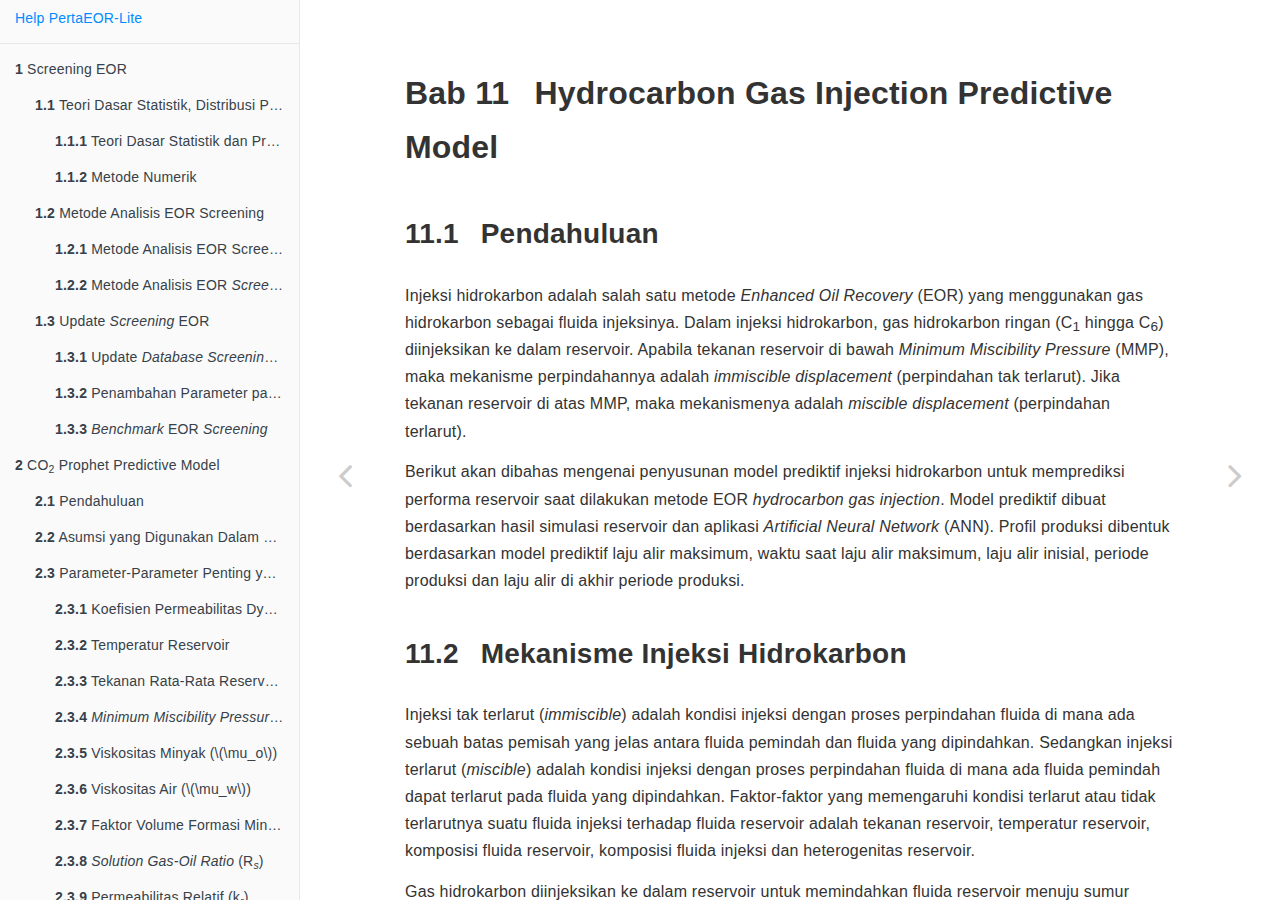
<file: docs/10-hc.html>
<!DOCTYPE html>
<html lang="" xml:lang="">
<head>

  <meta charset="utf-8" />
  <meta http-equiv="X-UA-Compatible" content="IE=edge" />
  <title>Bab 11 Hydrocarbon Gas Injection Predictive Model | Technical Guide PertaEOR-Lite</title>
  <meta name="description" content="Bab 11 Hydrocarbon Gas Injection Predictive Model | Technical Guide PertaEOR-Lite" />
  <meta name="generator" content="bookdown 0.21 and GitBook 2.6.7" />

  <meta property="og:title" content="Bab 11 Hydrocarbon Gas Injection Predictive Model | Technical Guide PertaEOR-Lite" />
  <meta property="og:type" content="book" />
  
  <meta property="og:image" content="images/PertaEOR.png" />
  
  

  <meta name="twitter:card" content="summary" />
  <meta name="twitter:title" content="Bab 11 Hydrocarbon Gas Injection Predictive Model | Technical Guide PertaEOR-Lite" />
  
  
  <meta name="twitter:image" content="images/PertaEOR.png" />

<meta name="author" content="PT LAPI ITB &amp; PERTAMINA INV" />


<meta name="date" content="2021-03-14" />

  <meta name="viewport" content="width=device-width, initial-scale=1" />
  <meta name="apple-mobile-web-app-capable" content="yes" />
  <meta name="apple-mobile-web-app-status-bar-style" content="black" />
  
  
<link rel="prev" href="09-infill.html"/>
<link rel="next" href="11-co2hnp.html"/>
<script src="libs/jquery-2.2.3/jquery.min.js"></script>
<link href="libs/gitbook-2.6.7/css/style.css" rel="stylesheet" />
<link href="libs/gitbook-2.6.7/css/plugin-table.css" rel="stylesheet" />
<link href="libs/gitbook-2.6.7/css/plugin-bookdown.css" rel="stylesheet" />
<link href="libs/gitbook-2.6.7/css/plugin-highlight.css" rel="stylesheet" />
<link href="libs/gitbook-2.6.7/css/plugin-search.css" rel="stylesheet" />
<link href="libs/gitbook-2.6.7/css/plugin-fontsettings.css" rel="stylesheet" />
<link href="libs/gitbook-2.6.7/css/plugin-clipboard.css" rel="stylesheet" />









<script src="libs/accessible-code-block-0.0.1/empty-anchor.js"></script>



<link rel="stylesheet" href="style.css" type="text/css" />
</head>

<body>



  <div class="book without-animation with-summary font-size-2 font-family-1" data-basepath=".">

    <div class="book-summary">
      <nav role="navigation">

<ul class="summary">
<li><a href="./">Help PertaEOR-Lite</a></li>

<li class="divider"></li>
<li class="chapter" data-level="1" data-path="00-screening.html"><a href="00-screening.html"><i class="fa fa-check"></i><b>1</b> Screening EOR</a><ul>
<li class="chapter" data-level="1.1" data-path="00-screening.html"><a href="00-screening.html#teori-dasar-statistik-distribusi-probabilitas-dan-metode-numerik"><i class="fa fa-check"></i><b>1.1</b> Teori Dasar Statistik, Distribusi Probabilitas, dan Metode Numerik</a><ul>
<li class="chapter" data-level="1.1.1" data-path="00-screening.html"><a href="00-screening.html#teori-dasar-statistik-dan-probabilitas"><i class="fa fa-check"></i><b>1.1.1</b> Teori Dasar Statistik dan Probabilitas</a></li>
<li class="chapter" data-level="1.1.2" data-path="00-screening.html"><a href="00-screening.html#metode-numerik"><i class="fa fa-check"></i><b>1.1.2</b> Metode Numerik</a></li>
</ul></li>
<li class="chapter" data-level="1.2" data-path="00-screening.html"><a href="00-screening.html#metode-analisis-eor-screening"><i class="fa fa-check"></i><b>1.2</b> Metode Analisis EOR Screening</a><ul>
<li class="chapter" data-level="1.2.1" data-path="00-screening.html"><a href="00-screening.html#metode-analisis-eor-screening-untuk-input-data-single-value"><i class="fa fa-check"></i><b>1.2.1</b> Metode Analisis EOR Screening Untuk <em>Input</em> Data <em>Single-Value</em></a></li>
<li class="chapter" data-level="1.2.2" data-path="00-screening.html"><a href="00-screening.html#metode-analisis-eor-screening-untuk-input-data-distribusi"><i class="fa fa-check"></i><b>1.2.2</b> Metode Analisis EOR <em>Screening</em> Untuk <em>Input</em> Data Distribusi</a></li>
</ul></li>
<li class="chapter" data-level="1.3" data-path="00-screening.html"><a href="00-screening.html#update-screening-eor"><i class="fa fa-check"></i><b>1.3</b> Update <em>Screening</em> EOR</a><ul>
<li class="chapter" data-level="1.3.1" data-path="00-screening.html"><a href="00-screening.html#update-database-screening-eor"><i class="fa fa-check"></i><b>1.3.1</b> Update <em>Database</em> <em>Screening</em> EOR</a></li>
<li class="chapter" data-level="1.3.2" data-path="00-screening.html"><a href="00-screening.html#penambahan-parameter-pada-screening-eor"><i class="fa fa-check"></i><b>1.3.2</b> Penambahan Parameter pada <em>Screening</em> EOR</a></li>
<li class="chapter" data-level="1.3.3" data-path="00-screening.html"><a href="00-screening.html#benchmark-eor-screening"><i class="fa fa-check"></i><b>1.3.3</b> <em>Benchmark</em> EOR <em>Screening</em></a></li>
</ul></li>
</ul></li>
<li class="chapter" data-level="2" data-path="01-prophet.html"><a href="01-prophet.html"><i class="fa fa-check"></i><b>2</b> CO<sub>2</sub> Prophet Predictive Model</a><ul>
<li class="chapter" data-level="2.1" data-path="01-prophet.html"><a href="01-prophet.html#pendahuluan"><i class="fa fa-check"></i><b>2.1</b> Pendahuluan</a></li>
<li class="chapter" data-level="2.2" data-path="01-prophet.html"><a href="01-prophet.html#asumsi-yang-digunakan-dalam-model"><i class="fa fa-check"></i><b>2.2</b> Asumsi yang Digunakan Dalam Model</a></li>
<li class="chapter" data-level="2.3" data-path="01-prophet.html"><a href="01-prophet.html#parameter-parameter-penting-yang-digunakan-dalam-model"><i class="fa fa-check"></i><b>2.3</b> Parameter-Parameter Penting yang Digunakan Dalam Model</a><ul>
<li class="chapter" data-level="2.3.1" data-path="01-prophet.html"><a href="01-prophet.html#koefisien-permeabilitas-dykstra-parsons"><i class="fa fa-check"></i><b>2.3.1</b> Koefisien Permeabilitas Dykstra-Parsons</a></li>
<li class="chapter" data-level="2.3.2" data-path="01-prophet.html"><a href="01-prophet.html#temperatur-reservoir"><i class="fa fa-check"></i><b>2.3.2</b> Temperatur Reservoir</a></li>
<li class="chapter" data-level="2.3.3" data-path="01-prophet.html"><a href="01-prophet.html#tekanan-rata-rata-reservoir-average-reservoir-pressure"><i class="fa fa-check"></i><b>2.3.3</b> Tekanan Rata-Rata Reservoir (<em>Average Reservoir Pressure</em>)</a></li>
<li class="chapter" data-level="2.3.4" data-path="01-prophet.html"><a href="01-prophet.html#minimum-miscibility-pressure-mmp"><i class="fa fa-check"></i><b>2.3.4</b> <em>Minimum Miscibility Pressure (MMP)</em></a></li>
<li class="chapter" data-level="2.3.5" data-path="01-prophet.html"><a href="01-prophet.html#viskositas-minyak-mu_o"><i class="fa fa-check"></i><b>2.3.5</b> Viskositas Minyak (<span class="math inline">\(\mu_o\)</span>)</a></li>
<li class="chapter" data-level="2.3.6" data-path="01-prophet.html"><a href="01-prophet.html#viskositas-air-mu_w"><i class="fa fa-check"></i><b>2.3.6</b> Viskositas Air (<span class="math inline">\(\mu_w\)</span>)</a></li>
<li class="chapter" data-level="2.3.7" data-path="01-prophet.html"><a href="01-prophet.html#faktor-volume-formasi-minyak-bo"><i class="fa fa-check"></i><b>2.3.7</b> Faktor Volume Formasi Minyak (B<sub><em>o</em></sub>)</a></li>
<li class="chapter" data-level="2.3.8" data-path="01-prophet.html"><a href="01-prophet.html#solution-gas-oil-ratio-rs"><i class="fa fa-check"></i><b>2.3.8</b> <em>Solution Gas-Oil Ratio</em> (R<sub><em>s</em></sub>)</a></li>
<li class="chapter" data-level="2.3.9" data-path="01-prophet.html"><a href="01-prophet.html#permeabilitas-relatif-kr"><i class="fa fa-check"></i><b>2.3.9</b> Permeabilitas Relatif (k<sub><em>r</em></sub>)</a></li>
<li class="chapter" data-level="2.3.10" data-path="01-prophet.html"><a href="01-prophet.html#waterco2-injection-ratio"><i class="fa fa-check"></i><b>2.3.10</b> <em>Water/CO<sub>2</sub> Injection Ratio</em></a></li>
<li class="chapter" data-level="2.3.11" data-path="01-prophet.html"><a href="01-prophet.html#mixing-parameter-omega"><i class="fa fa-check"></i><b>2.3.11</b> <em>Mixing Parameter (<span class="math inline">\(\omega\)</span>)</em></a></li>
</ul></li>
<li class="chapter" data-level="2.4" data-path="01-prophet.html"><a href="01-prophet.html#tiga-kondisi-aliran-fluida"><i class="fa fa-check"></i><b>2.4</b> Tiga Kondisi Aliran Fluida</a><ul>
<li class="chapter" data-level="2.4.1" data-path="01-prophet.html"><a href="01-prophet.html#immiscible-flow"><i class="fa fa-check"></i><b>2.4.1</b> <em>Immiscible Flow</em></a></li>
<li class="chapter" data-level="2.4.2" data-path="01-prophet.html"><a href="01-prophet.html#miscible-flow"><i class="fa fa-check"></i><b>2.4.2</b> <em>Miscible Flow</em></a></li>
<li class="chapter" data-level="2.4.3" data-path="01-prophet.html"><a href="01-prophet.html#partially-miscible-flow"><i class="fa fa-check"></i><b>2.4.3</b> <em>Partially Miscible Flow</em></a></li>
</ul></li>
<li class="chapter" data-level="2.5" data-path="01-prophet.html"><a href="01-prophet.html#hasil-perhitungan-dan-tampilan-perangkat-lunak"><i class="fa fa-check"></i><b>2.5</b> Hasil Perhitungan dan Tampilan Perangkat Lunak</a></li>
</ul></li>
<li class="chapter" data-level="3" data-path="02-waterflood.html"><a href="02-waterflood.html"><i class="fa fa-check"></i><b>3</b> Waterflood Predictive Model</a><ul>
<li class="chapter" data-level="3.1" data-path="02-waterflood.html"><a href="02-waterflood.html#pendahuluan-1"><i class="fa fa-check"></i><b>3.1</b> Pendahuluan</a></li>
<li class="chapter" data-level="3.2" data-path="02-waterflood.html"><a href="02-waterflood.html#teori-frontal-displacement-untuk-waterflooding"><i class="fa fa-check"></i><b>3.2</b> Teori <em>Frontal Displacement</em> Untuk <em>Waterflooding</em></a><ul>
<li class="chapter" data-level="3.2.1" data-path="02-waterflood.html"><a href="02-waterflood.html#teori-fractional-flow-untuk-waterflooding"><i class="fa fa-check"></i><b>3.2.1</b> Teori <em>Fractional Flow</em> Untuk <em>Waterflooding</em></a></li>
<li class="chapter" data-level="3.2.2" data-path="02-waterflood.html"><a href="02-waterflood.html#teori-frontal-advance-untuk-waterflooding"><i class="fa fa-check"></i><b>3.2.2</b> Teori <em>Frontal Advance</em> Untuk <em>Waterflooding</em></a></li>
<li class="chapter" data-level="3.2.3" data-path="02-waterflood.html"><a href="02-waterflood.html#penentuan-parameter-left-fracpartial-f_wpartial-s_w-right_s_w-dan-saturasi-air-rata-rata-reservoir-bar-s_w"><i class="fa fa-check"></i><b>3.2.3</b> Penentuan parameter <span class="math inline">\(\left( \frac{\partial f_w}{\partial S_w} \right)_{S_w}\)</span> dan Saturasi Air Rata-Rata Reservoir (<span class="math inline">\(\bar S_w\)</span>)</a></li>
</ul></li>
<li class="chapter" data-level="3.3" data-path="02-waterflood.html"><a href="02-waterflood.html#penentuan-parameter-efisiensi-waterflooding"><i class="fa fa-check"></i><b>3.3</b> Penentuan Parameter Efisiensi <em>Waterflooding</em></a><ul>
<li class="chapter" data-level="3.3.1" data-path="02-waterflood.html"><a href="02-waterflood.html#displacement-efficiency-ed"><i class="fa fa-check"></i><b>3.3.1</b> <em>Displacement Efficiency</em> (E<sub>D</sub>)</a></li>
<li class="chapter" data-level="3.3.2" data-path="02-waterflood.html"><a href="02-waterflood.html#areal-sweep-efficiency-ea"><i class="fa fa-check"></i><b>3.3.2</b> <em>Areal Sweep Efficiency</em> (E<sub>A</sub>)</a></li>
<li class="chapter" data-level="3.3.3" data-path="02-waterflood.html"><a href="02-waterflood.html#vertical-sweep-efficiency-ev"><i class="fa fa-check"></i><b>3.3.3</b> <em>Vertical Sweep Efficiency</em> (E<sub>V</sub>)</a></li>
</ul></li>
<li class="chapter" data-level="3.4" data-path="02-waterflood.html"><a href="02-waterflood.html#persamaan-persamaan-yang-digunakan-dalam-prediksi-performa-waterflooding"><i class="fa fa-check"></i><b>3.4</b> Persamaan-Persamaan yang Digunakan Dalam Prediksi Performa <em>Waterflooding</em></a></li>
<li class="chapter" data-level="3.5" data-path="02-waterflood.html"><a href="02-waterflood.html#persamaan-persamaan-dasar-dan-nilai-default-yang-digunakan-dalam-predictive-model"><i class="fa fa-check"></i><b>3.5</b> Persamaan-Persamaan Dasar dan Nilai <em>Default</em> yang Digunakan Dalam <em>Predictive Model</em></a><ul>
<li class="chapter" data-level="3.5.1" data-path="02-waterflood.html"><a href="02-waterflood.html#viskositas-minyak"><i class="fa fa-check"></i><b>3.5.1</b> Viskositas Minyak</a></li>
<li class="chapter" data-level="3.5.2" data-path="02-waterflood.html"><a href="02-waterflood.html#solution-gas-oil-ratio"><i class="fa fa-check"></i><b>3.5.2</b> <em>SolUtion Gas-Oil Ratio</em></a></li>
<li class="chapter" data-level="3.5.3" data-path="02-waterflood.html"><a href="02-waterflood.html#faktor-volume-formasi-minyak"><i class="fa fa-check"></i><b>3.5.3</b> Faktor Volume Formasi Minyak</a></li>
<li class="chapter" data-level="3.5.4" data-path="02-waterflood.html"><a href="02-waterflood.html#permeabilitas-relatif"><i class="fa fa-check"></i><b>3.5.4</b> Permeabilitas Relatif</a></li>
<li class="chapter" data-level="3.5.5" data-path="02-waterflood.html"><a href="02-waterflood.html#nilai-default-parameter-yang-digunakan-dalam-model"><i class="fa fa-check"></i><b>3.5.5</b> Nilai <em>Default</em> Parameter yang Digunakan Dalam Model</a></li>
</ul></li>
</ul></li>
<li class="chapter" data-level="4" data-path="03-chemical.html"><a href="03-chemical.html"><i class="fa fa-check"></i><b>4</b> Chemical Flood Predictive Model</a><ul>
<li class="chapter" data-level="4.1" data-path="03-chemical.html"><a href="03-chemical.html#pendahuluan-2"><i class="fa fa-check"></i><b>4.1</b> Pendahuluan</a></li>
<li class="chapter" data-level="4.2" data-path="03-chemical.html"><a href="03-chemical.html#tinjauan-sifat-fisis-dan-mekanisme-kerja-dari-surfaktan-dan-alkali"><i class="fa fa-check"></i><b>4.2</b> Tinjauan Sifat Fisis dan Mekanisme Kerja Dari Surfaktan dan Alkali</a><ul>
<li class="chapter" data-level="4.2.1" data-path="03-chemical.html"><a href="03-chemical.html#sifat-fisis-dan-mekanisme-kerja-surfaktan"><i class="fa fa-check"></i><b>4.2.1</b> Sifat Fisis dan Mekanisme Kerja Surfaktan</a></li>
<li class="chapter" data-level="4.2.2" data-path="03-chemical.html"><a href="03-chemical.html#sifat-fisis-dan-mekanisme-kerja-alkali"><i class="fa fa-check"></i><b>4.2.2</b> Sifat Fisis dan Mekanisme Kerja Alkali</a></li>
</ul></li>
<li class="chapter" data-level="4.3" data-path="03-chemical.html"><a href="03-chemical.html#mekanisme-proses-injeksi-kimia"><i class="fa fa-check"></i><b>4.3</b> Mekanisme Proses Injeksi Kimia</a></li>
<li class="chapter" data-level="4.4" data-path="03-chemical.html"><a href="03-chemical.html#asumsi-dan-batasan-dalam-predictive-model"><i class="fa fa-check"></i><b>4.4</b> Asumsi dan Batasan Dalam <em>Predictive Model</em></a></li>
<li class="chapter" data-level="4.5" data-path="03-chemical.html"><a href="03-chemical.html#konsep-dan-algoritma-yang-digunakan-dalam-predictive-model"><i class="fa fa-check"></i><b>4.5</b> Konsep dan Algoritma yang Digunakan Dalam <em>Predictive Model</em></a><ul>
<li class="chapter" data-level="4.5.1" data-path="03-chemical.html"><a href="03-chemical.html#perhitungan-target-oil"><i class="fa fa-check"></i><b>4.5.1</b> Perhitungan <em>Target Oil</em></a></li>
</ul></li>
<li class="chapter" data-level="4.6" data-path="03-chemical.html"><a href="03-chemical.html#laju-alir-dan-bilangan-kapiler"><i class="fa fa-check"></i><b>4.6</b> Laju Alir dan Bilangan Kapiler</a><ul>
<li class="chapter" data-level="4.6.1" data-path="03-chemical.html"><a href="03-chemical.html#surfactant-retention-pada-batuan-sandstone"><i class="fa fa-check"></i><b>4.6.1</b> <em>Surfactant Retention</em> Pada Batuan <em>Sandstone</em></a></li>
<li class="chapter" data-level="4.6.2" data-path="03-chemical.html"><a href="03-chemical.html#perhitungan-oil-recovery"><i class="fa fa-check"></i><b>4.6.2</b> Perhitungan <em>Oil Recovery</em></a></li>
<li class="chapter" data-level="4.6.3" data-path="03-chemical.html"><a href="03-chemical.html#karakteristik-produksi-minyak-dan-koreksi-terhadap-crossflow"><i class="fa fa-check"></i><b>4.6.3</b> Karakteristik Produksi Minyak dan Koreksi Terhadap <em>Crossflow</em></a></li>
<li class="chapter" data-level="4.6.4" data-path="03-chemical.html"><a href="03-chemical.html#karakteristik-injeksi-kimia"><i class="fa fa-check"></i><b>4.6.4</b> Karakteristik Injeksi Kimia</a></li>
<li class="chapter" data-level="4.6.5" data-path="03-chemical.html"><a href="03-chemical.html#modifikasi-predictive-model-untuk-caustic-dan-caustic-polymer-flood"><i class="fa fa-check"></i><b>4.6.5</b> Modifikasi <em>Predictive Model</em> Untuk <em>Caustic</em> dan <em>Caustic-Polymer Flood</em></a></li>
</ul></li>
<li class="chapter" data-level="4.7" data-path="03-chemical.html"><a href="03-chemical.html#persamaan-persamaan-dasar-dan-nilai-default-yang-digunakan-dalam-model"><i class="fa fa-check"></i><b>4.7</b> Persamaan-Persamaan Dasar dan Nilai <em>Default</em> yang Digunakan Dalam Model</a><ul>
<li class="chapter" data-level="4.7.1" data-path="03-chemical.html"><a href="03-chemical.html#viskositas-minyak-1"><i class="fa fa-check"></i><b>4.7.1</b> Viskositas Minyak</a></li>
<li class="chapter" data-level="4.7.2" data-path="03-chemical.html"><a href="03-chemical.html#solution-gas-oil-ratio-1"><i class="fa fa-check"></i><b>4.7.2</b> <em>Solution Gas-Oil Ratio</em></a></li>
<li class="chapter" data-level="4.7.3" data-path="03-chemical.html"><a href="03-chemical.html#faktor-volume-formasi-minyak-1"><i class="fa fa-check"></i><b>4.7.3</b> Faktor Volume Formasi Minyak</a></li>
<li class="chapter" data-level="4.7.4" data-path="03-chemical.html"><a href="03-chemical.html#permeabilitas-relatif-dan-fraksi-aliran-air"><i class="fa fa-check"></i><b>4.7.4</b> Permeabilitas Relatif dan Fraksi Aliran Air</a></li>
<li class="chapter" data-level="4.7.5" data-path="03-chemical.html"><a href="03-chemical.html#nilai-default-yang-dignakan-dalam-predictive-model"><i class="fa fa-check"></i><b>4.7.5</b> Nilai <em>Default</em> yang Dignakan Dalam <em>Predictive Model</em></a></li>
</ul></li>
<li class="chapter" data-level="4.8" data-path="03-chemical.html"><a href="03-chemical.html#penambahan-jenis-pattern-pada-injeksi-kimia"><i class="fa fa-check"></i><b>4.8</b> Penambahan Jenis <em>Pattern</em> pada Injeksi Kimia</a><ul>
<li class="chapter" data-level="4.8.1" data-path="03-chemical.html"><a href="03-chemical.html#injeksi-kimia"><i class="fa fa-check"></i><b>4.8.1</b> Injeksi Kimia</a></li>
<li class="chapter" data-level="4.8.2" data-path="03-chemical.html"><a href="03-chemical.html#penentuan-pola-sumur-injeksi"><i class="fa fa-check"></i><b>4.8.2</b> Penentuan Pola Sumur Injeksi</a></li>
<li class="chapter" data-level="4.8.3" data-path="03-chemical.html"><a href="03-chemical.html#sejarah-injeksi-kimia"><i class="fa fa-check"></i><b>4.8.3</b> Sejarah Injeksi Kimia</a></li>
<li class="chapter" data-level="4.8.4" data-path="03-chemical.html"><a href="03-chemical.html#derivasi-persamaan-model-pattern-injeksi-kimia"><i class="fa fa-check"></i><b>4.8.4</b> Derivasi Persamaan Model <em>Pattern</em> Injeksi Kimia</a></li>
<li class="chapter" data-level="4.8.5" data-path="03-chemical.html"><a href="03-chemical.html#simulasi-sintetik-injeksi-kimia"><i class="fa fa-check"></i><b>4.8.5</b> Simulasi Sintetik Injeksi Kimia</a></li>
</ul></li>
</ul></li>
<li class="chapter" data-level="5" data-path="04-polymer.html"><a href="04-polymer.html"><i class="fa fa-check"></i><b>5</b> Polymer Predictive Model</a><ul>
<li class="chapter" data-level="5.1" data-path="04-polymer.html"><a href="04-polymer.html#pendahuluan-3"><i class="fa fa-check"></i><b>5.1</b> Pendahuluan</a></li>
<li class="chapter" data-level="5.2" data-path="04-polymer.html"><a href="04-polymer.html#teori-fractional-flow"><i class="fa fa-check"></i><b>5.2</b> Teori <em>Fractional Flow</em></a><ul>
<li class="chapter" data-level="5.2.1" data-path="04-polymer.html"><a href="04-polymer.html#penentuan-nilai-saturasi-air-rata-rata-di-reservoir-selama-periode-injeksi-polimer"><i class="fa fa-check"></i><b>5.2.1</b> Penentuan Nilai Saturasi Air Rata-Rata di Reservoir Selama Periode Injeksi Polimer</a></li>
<li class="chapter" data-level="5.2.2" data-path="04-polymer.html"><a href="04-polymer.html#rangkuman-persamaan-persamaan-yang-digunakan-dalam-teori-fractional-flow"><i class="fa fa-check"></i><b>5.2.2</b> Rangkuman Persamaan-Persamaan yang Digunakan Dalam Teori <em>Fractional Flow</em></a></li>
</ul></li>
<li class="chapter" data-level="5.3" data-path="04-polymer.html"><a href="04-polymer.html#metode-perhitungan-areal-dan-vertical-sweep-efficiency-menggunakan-pendekatan-streamtube"><i class="fa fa-check"></i><b>5.3</b> Metode Perhitungan <em>Areal</em> dan <em>Vertical Sweep Efficiency</em> Menggunakan Pendekatan <em>Streamtube</em></a></li>
<li class="chapter" data-level="5.4" data-path="04-polymer.html"><a href="04-polymer.html#perhitungan-injectivity"><i class="fa fa-check"></i><b>5.4</b> Perhitungan <em>Injectivity</em></a></li>
<li class="chapter" data-level="5.5" data-path="04-polymer.html"><a href="04-polymer.html#penentuan-nilai-permeabilitas-di-setiap-lapisan-reservoir"><i class="fa fa-check"></i><b>5.5</b> Penentuan Nilai Permeabilitas di Setiap Lapisan Reservoir</a></li>
<li class="chapter" data-level="5.6" data-path="04-polymer.html"><a href="04-polymer.html#koreksi-terhadap-pengaruh-slug-polimer"><i class="fa fa-check"></i><b>5.6</b> Koreksi Terhadap Pengaruh <em>Slug</em> Polimer</a></li>
<li class="chapter" data-level="5.7" data-path="04-polymer.html"><a href="04-polymer.html#pengaruh-sifat-fisis-larutan-polimer-terhadap-performa-injeksi-polimer"><i class="fa fa-check"></i><b>5.7</b> Pengaruh Sifat Fisis Larutan Polimer Terhadap Performa Injeksi Polimer</a><ul>
<li class="chapter" data-level="5.7.1" data-path="04-polymer.html"><a href="04-polymer.html#efek-pengurangan-permeabilitas-untuk-fasa-aqueous"><i class="fa fa-check"></i><b>5.7.1</b> Efek Pengurangan Permeabilitas Untuk Fasa <em>Aqueous</em></a></li>
<li class="chapter" data-level="5.7.2" data-path="04-polymer.html"><a href="04-polymer.html#efek-aliran-non-newtonian-larutan-polimer-di-daerah-sekitar-sumur-injeksi"><i class="fa fa-check"></i><b>5.7.2</b> Efek Aliran <em>Non-Newtonian</em> Larutan Polimer di Daerah Sekitar Sumur Injeksi</a></li>
</ul></li>
<li class="chapter" data-level="5.8" data-path="04-polymer.html"><a href="04-polymer.html#persamaan-persamaan-dasar-yang-digunakan-dalam-predictive-model"><i class="fa fa-check"></i><b>5.8</b> Persamaan-Persamaan Dasar yang Digunakan Dalam <em>Predictive Model</em></a><ul>
<li class="chapter" data-level="5.8.1" data-path="04-polymer.html"><a href="04-polymer.html#viskositas-minyak-2"><i class="fa fa-check"></i><b>5.8.1</b> Viskositas Minyak</a></li>
<li class="chapter" data-level="5.8.2" data-path="04-polymer.html"><a href="04-polymer.html#solution-gas-oil-ratio-2"><i class="fa fa-check"></i><b>5.8.2</b> <em>Solution Gas-Oil Ratio</em></a></li>
<li class="chapter" data-level="5.8.3" data-path="04-polymer.html"><a href="04-polymer.html#faktor-volume-formasi-minyak-2"><i class="fa fa-check"></i><b>5.8.3</b> Faktor Volume Formasi Minyak</a></li>
<li class="chapter" data-level="5.8.4" data-path="04-polymer.html"><a href="04-polymer.html#faktor-volume-formasi-air"><i class="fa fa-check"></i><b>5.8.4</b> Faktor Volume Formasi Air</a></li>
<li class="chapter" data-level="5.8.5" data-path="04-polymer.html"><a href="04-polymer.html#permeabilitas-relatf-dan-fraksi-aliran-air"><i class="fa fa-check"></i><b>5.8.5</b> Permeabilitas Relatf dan Fraksi Aliran Air</a></li>
<li class="chapter" data-level="5.8.6" data-path="04-polymer.html"><a href="04-polymer.html#persamaan-persamaan-dasar-dan-nilai-default-yang-digunakan"><i class="fa fa-check"></i><b>5.8.6</b> Persamaan-Persamaan Dasar dan Nilai <em>Default</em> yang Digunakan</a></li>
</ul></li>
</ul></li>
<li class="chapter" data-level="6" data-path="05-co2miscible.html"><a href="05-co2miscible.html"><i class="fa fa-check"></i><b>6</b> CO<sub>2</sub> Miscible Predictive Model</a><ul>
<li class="chapter" data-level="6.1" data-path="05-co2miscible.html"><a href="05-co2miscible.html#pendahuluan-4"><i class="fa fa-check"></i><b>6.1</b> Pendahuluan</a><ul>
<li class="chapter" data-level="6.1.1" data-path="05-co2miscible.html"><a href="05-co2miscible.html#kondisi-pvt"><i class="fa fa-check"></i><b>6.1.1</b> Kondisi PVT</a></li>
<li class="chapter" data-level="6.1.2" data-path="05-co2miscible.html"><a href="05-co2miscible.html#wettability"><i class="fa fa-check"></i><b>6.1.2</b> Wettability</a></li>
<li class="chapter" data-level="6.1.3" data-path="05-co2miscible.html"><a href="05-co2miscible.html#keuntungan-dan-kerugian-melakukan-injeksi-co2"><i class="fa fa-check"></i><b>6.1.3</b> Keuntungan dan Kerugian Melakukan Injeksi CO<sub>2</sub></a></li>
</ul></li>
<li class="chapter" data-level="6.2" data-path="05-co2miscible.html"><a href="05-co2miscible.html#miscible-co2-predictive-model"><i class="fa fa-check"></i><b>6.2</b> <em>Miscible CO<sub>2</sub> Predictive Model</em></a><ul>
<li class="chapter" data-level="6.2.1" data-path="05-co2miscible.html"><a href="05-co2miscible.html#sifat-sifat-fisik-fluida"><i class="fa fa-check"></i><b>6.2.1</b> Sifat-Sifat Fisik Fluida</a></li>
<li class="chapter" data-level="6.2.2" data-path="05-co2miscible.html"><a href="05-co2miscible.html#fractional-flow-model"><i class="fa fa-check"></i><b>6.2.2</b> <em>Fractional Flow</em> Model</a></li>
<li class="chapter" data-level="6.2.3" data-path="05-co2miscible.html"><a href="05-co2miscible.html#parameter-parameter-performa-miscible-co2"><i class="fa fa-check"></i><b>6.2.3</b> Parameter-Parameter Performa <em>Miscible</em> CO<sub>2</sub></a></li>
</ul></li>
</ul></li>
<li class="chapter" data-level="7" data-path="06-co2immiscible.html"><a href="06-co2immiscible.html"><i class="fa fa-check"></i><b>7</b> CO<sub>2</sub> Immiscible Predictive Model</a><ul>
<li class="chapter" data-level="7.1" data-path="06-co2immiscible.html"><a href="06-co2immiscible.html#pendahuluan-5"><i class="fa fa-check"></i><b>7.1</b> Pendahuluan</a><ul>
<li class="chapter" data-level="7.1.1" data-path="06-co2immiscible.html"><a href="06-co2immiscible.html#mekanisme-pendesakan-secara-immiscible"><i class="fa fa-check"></i><b>7.1.1</b> Mekanisme Pendesakan Secara <em>Immiscible</em></a></li>
</ul></li>
<li class="chapter" data-level="7.2" data-path="06-co2immiscible.html"><a href="06-co2immiscible.html#immiscible-co2-predictive-model"><i class="fa fa-check"></i><b>7.2</b> <em>Immiscible</em> CO<sub>2</sub> <em>Predictive Model</em></a><ul>
<li class="chapter" data-level="7.2.1" data-path="06-co2immiscible.html"><a href="06-co2immiscible.html#sifat-sifat-fisik-fluida-1"><i class="fa fa-check"></i><b>7.2.1</b> Sifat-Sifat Fisik Fluida</a></li>
<li class="chapter" data-level="7.2.2" data-path="06-co2immiscible.html"><a href="06-co2immiscible.html#fractional-flow-model-1"><i class="fa fa-check"></i><b>7.2.2</b> <em>Fractional Flow Model</em></a></li>
<li class="chapter" data-level="7.2.3" data-path="06-co2immiscible.html"><a href="06-co2immiscible.html#material-balance-equation"><i class="fa fa-check"></i><b>7.2.3</b> <em>Material Balance Equation</em></a></li>
<li class="chapter" data-level="7.2.4" data-path="06-co2immiscible.html"><a href="06-co2immiscible.html#parameter-parameter-performa-immiscible-co2"><i class="fa fa-check"></i><b>7.2.4</b> Parameter-Parameter Performa <em>Immiscible</em> CO<sub>2</sub></a></li>
</ul></li>
</ul></li>
<li class="chapter" data-level="8" data-path="07-steam.html"><a href="07-steam.html"><i class="fa fa-check"></i><b>8</b> Steamflood Predictive Model</a><ul>
<li class="chapter" data-level="8.1" data-path="07-steam.html"><a href="07-steam.html#pendahuluan-6"><i class="fa fa-check"></i><b>8.1</b> Pendahuluan</a></li>
<li class="chapter" data-level="8.2" data-path="07-steam.html"><a href="07-steam.html#fenomena-heat-loss"><i class="fa fa-check"></i><b>8.2</b> Fenomena <em>Heat Loss</em></a><ul>
<li class="chapter" data-level="8.2.1" data-path="07-steam.html"><a href="07-steam.html#fenomena-heat-loss-di-pipa-permukaan"><i class="fa fa-check"></i><b>8.2.1</b> Fenomena <em>Heat Loss</em> di Pipa Permukaan</a></li>
<li class="chapter" data-level="8.2.2" data-path="07-steam.html"><a href="07-steam.html#fenomena-heat-loss-di-sumur-injeksi"><i class="fa fa-check"></i><b>8.2.2</b> Fenomena <em>Heat Loss</em> di Sumur Injeksi</a></li>
</ul></li>
<li class="chapter" data-level="8.3" data-path="07-steam.html"><a href="07-steam.html#perhitungan-sejumlah-parameter-penting-yang-digunakan-dalam-predictive-model"><i class="fa fa-check"></i><b>8.3</b> Perhitungan Sejumlah Parameter Penting yang Digunakan Dalam <em>Predictive Model</em></a><ul>
<li class="chapter" data-level="8.3.1" data-path="07-steam.html"><a href="07-steam.html#permeabilitas-relatif-tiga-fasa"><i class="fa fa-check"></i><b>8.3.1</b> Permeabilitas Relatif Tiga Fasa</a></li>
<li class="chapter" data-level="8.3.2" data-path="07-steam.html"><a href="07-steam.html#pembagian-daerah-reservoir"><i class="fa fa-check"></i><b>8.3.2</b> Pembagian Daerah Reservoir</a></li>
<li class="chapter" data-level="8.3.3" data-path="07-steam.html"><a href="07-steam.html#initial-injectivity-index"><i class="fa fa-check"></i><b>8.3.3</b> <em>Initial Injectivity Index</em></a></li>
<li class="chapter" data-level="8.3.4" data-path="07-steam.html"><a href="07-steam.html#viskositas-fluida"><i class="fa fa-check"></i><b>8.3.4</b> Viskositas Fluida</a></li>
<li class="chapter" data-level="8.3.5" data-path="07-steam.html"><a href="07-steam.html#solution-gas-oil-ratio-4"><i class="fa fa-check"></i><b>8.3.5</b> <em>Solution Gas-Oil Ratio</em></a></li>
<li class="chapter" data-level="8.3.6" data-path="07-steam.html"><a href="07-steam.html#faktor-volume-formasi-minyak-4"><i class="fa fa-check"></i><b>8.3.6</b> Faktor Volume Formasi Minyak</a></li>
</ul></li>
<li class="chapter" data-level="8.4" data-path="07-steam.html"><a href="07-steam.html#steamflood-predictive-model-1"><i class="fa fa-check"></i><b>8.4</b> <em>Steamflood Predictive Model</em></a><ul>
<li class="chapter" data-level="8.4.1" data-path="07-steam.html"><a href="07-steam.html#metode-williams-metode-stanford-university"><i class="fa fa-check"></i><b>8.4.1</b> Metode Williams (Metode Stanford University)</a></li>
<li class="chapter" data-level="8.4.2" data-path="07-steam.html"><a href="07-steam.html#metode-jones"><i class="fa fa-check"></i><b>8.4.2</b> Metode Jones</a></li>
<li class="chapter" data-level="8.4.3" data-path="07-steam.html"><a href="07-steam.html#model-gomaa"><i class="fa fa-check"></i><b>8.4.3</b> Model Gomaa</a></li>
<li class="chapter" data-level="8.4.4" data-path="07-steam.html"><a href="07-steam.html#model-aydelotte-pope-model-intercomp"><i class="fa fa-check"></i><b>8.4.4</b> Model Aydelotte-Pope (Model Intercomp)</a></li>
</ul></li>
</ul></li>
<li class="chapter" data-level="9" data-path="08-insitu.html"><a href="08-insitu.html"><i class="fa fa-check"></i><b>9</b> In-Situ Combustion Predictive Model</a><ul>
<li class="chapter" data-level="9.1" data-path="08-insitu.html"><a href="08-insitu.html#pendahuluan-7"><i class="fa fa-check"></i><b>9.1</b> Pendahuluan</a></li>
<li class="chapter" data-level="9.2" data-path="08-insitu.html"><a href="08-insitu.html#in-situ-combustion-predictive-model-1"><i class="fa fa-check"></i><b>9.2</b> <em>In-Situ Combustion Predictive Model</em></a><ul>
<li class="chapter" data-level="9.2.1" data-path="08-insitu.html"><a href="08-insitu.html#model-brigham-et-al-untuk-dry-in-situ-combustion"><i class="fa fa-check"></i><b>9.2.1</b> Model Brigham, et al Untuk <em>Dry In-Situ Combustion</em></a></li>
<li class="chapter" data-level="9.2.2" data-path="08-insitu.html"><a href="08-insitu.html#perhitungan-parameter-parameter-penting-ynag-dgunakan-dalam-model"><i class="fa fa-check"></i><b>9.2.2</b> Perhitungan Parameter-Parameter Penting ynag Dgunakan Dalam Model</a></li>
<li class="chapter" data-level="9.2.3" data-path="08-insitu.html"><a href="08-insitu.html#viskositas-minyak-4"><i class="fa fa-check"></i><b>9.2.3</b> Viskositas Minyak</a></li>
<li class="chapter" data-level="9.2.4" data-path="08-insitu.html"><a href="08-insitu.html#parameter-parameter-performa-in-situ-combustion"><i class="fa fa-check"></i><b>9.2.4</b> Parameter-Parameter Performa <em>In-Situ Combustion</em></a></li>
</ul></li>
</ul></li>
<li class="chapter" data-level="10" data-path="09-infill.html"><a href="09-infill.html"><i class="fa fa-check"></i><b>10</b> Infill Drilling Predictive Model</a><ul>
<li class="chapter" data-level="10.1" data-path="09-infill.html"><a href="09-infill.html#pendahuluan-8"><i class="fa fa-check"></i><b>10.1</b> Pendahuluan</a></li>
<li class="chapter" data-level="10.2" data-path="09-infill.html"><a href="09-infill.html#asumsi-yang-digunakan-dalam-predictive-model"><i class="fa fa-check"></i><b>10.2</b> Asumsi yang Digunakan Dalam <em>Predictive Model</em></a></li>
<li class="chapter" data-level="10.3" data-path="09-infill.html"><a href="09-infill.html#analisis-streamtube"><i class="fa fa-check"></i><b>10.3</b> Analisis <em>Streamtube</em></a></li>
<li class="chapter" data-level="10.4" data-path="09-infill.html"><a href="09-infill.html#pemodelan-continuity-reservoir"><i class="fa fa-check"></i><b>10.4</b> Pemodelan <em>Continuity</em> Reservoir</a></li>
<li class="chapter" data-level="10.5" data-path="09-infill.html"><a href="09-infill.html#persamaan-persamaan-dasar-dan-nilai-default-yang-digunakan-dalam-predcitive-model"><i class="fa fa-check"></i><b>10.5</b> Persamaan-Persamaan Dasar dan Nilai <em>Default</em> yang Digunakan Dalam <em>Predcitive Model</em></a><ul>
<li class="chapter" data-level="10.5.1" data-path="09-infill.html"><a href="09-infill.html#viskositas-minyak-5"><i class="fa fa-check"></i><b>10.5.1</b> Viskositas Minyak</a></li>
<li class="chapter" data-level="10.5.2" data-path="09-infill.html"><a href="09-infill.html#solution-gas-oil-ratio-5"><i class="fa fa-check"></i><b>10.5.2</b> <em>Solution Gas-Oil Ratio</em></a></li>
<li class="chapter" data-level="10.5.3" data-path="09-infill.html"><a href="09-infill.html#faktor-volume-formasi-minyak-6"><i class="fa fa-check"></i><b>10.5.3</b> Faktor Volume Formasi Minyak</a></li>
<li class="chapter" data-level="10.5.4" data-path="09-infill.html"><a href="09-infill.html#permeabilitas-relatif-1"><i class="fa fa-check"></i><b>10.5.4</b> Permeabilitas Relatif</a></li>
<li class="chapter" data-level="10.5.5" data-path="09-infill.html"><a href="09-infill.html#nilai-default-yang-digunakan-dalam-predictive-model"><i class="fa fa-check"></i><b>10.5.5</b> Nilai <em>Default</em> yang Digunakan Dalam <em>Predictive Model</em></a></li>
</ul></li>
</ul></li>
<li class="chapter" data-level="11" data-path="10-hc.html"><a href="10-hc.html"><i class="fa fa-check"></i><b>11</b> Hydrocarbon Gas Injection Predictive Model</a><ul>
<li class="chapter" data-level="11.1" data-path="10-hc.html"><a href="10-hc.html#pendahuluan-9"><i class="fa fa-check"></i><b>11.1</b> Pendahuluan</a></li>
<li class="chapter" data-level="11.2" data-path="10-hc.html"><a href="10-hc.html#mekanisme-injeksi-hidrokarbon"><i class="fa fa-check"></i><b>11.2</b> Mekanisme Injeksi Hidrokarbon</a></li>
<li class="chapter" data-level="11.3" data-path="10-hc.html"><a href="10-hc.html#pembuatan-predictive-model"><i class="fa fa-check"></i><b>11.3</b> Pembuatan <em>Predictive Model</em></a></li>
</ul></li>
<li class="chapter" data-level="12" data-path="11-co2hnp.html"><a href="11-co2hnp.html"><i class="fa fa-check"></i><b>12</b> CO<sub>2</sub> Huff &amp; Puff Predictive Model</a><ul>
<li class="chapter" data-level="12.1" data-path="11-co2hnp.html"><a href="11-co2hnp.html#pendahuluan-10"><i class="fa fa-check"></i><b>12.1</b> Pendahuluan</a></li>
<li class="chapter" data-level="12.2" data-path="11-co2hnp.html"><a href="11-co2hnp.html#pembutan-predictive-model"><i class="fa fa-check"></i><b>12.2</b> Pembutan <em>Predictive Model</em></a></li>
</ul></li>
<li class="chapter" data-level="13" data-path="12-chemicalhnp.html"><a href="12-chemicalhnp.html"><i class="fa fa-check"></i><b>13</b> Chemical Injection Huff &amp; Puff Predictive Model</a><ul>
<li class="chapter" data-level="13.1" data-path="12-chemicalhnp.html"><a href="12-chemicalhnp.html#pendahuluan-11"><i class="fa fa-check"></i><b>13.1</b> Pendahuluan</a></li>
<li class="chapter" data-level="13.2" data-path="12-chemicalhnp.html"><a href="12-chemicalhnp.html#mekanisme-injeksi-chemical-huff-and-puff"><i class="fa fa-check"></i><b>13.2</b> Mekanisme Injeksi <em>Chemical Huff and Puff</em></a></li>
<li class="chapter" data-level="13.3" data-path="12-chemicalhnp.html"><a href="12-chemicalhnp.html#pembuatan-model-prediktif"><i class="fa fa-check"></i><b>13.3</b> Pembuatan Model Prediktif</a></li>
</ul></li>
</ul>

      </nav>
    </div>

    <div class="book-body">
      <div class="body-inner">
        <div class="book-header" role="navigation">
          <h1>
            <i class="fa fa-circle-o-notch fa-spin"></i><a href="./">Technical Guide PertaEOR-Lite</a>
          </h1>
        </div>

        <div class="page-wrapper" tabindex="-1" role="main">
          <div class="page-inner">

            <section class="normal" id="section-">
<div id="hydrocarbon-gas-injection-predictive-model" class="section level1">
<h1><span class="header-section-number">Bab 11</span> Hydrocarbon Gas Injection Predictive Model</h1>
<div id="pendahuluan-9" class="section level2">
<h2><span class="header-section-number">11.1</span> Pendahuluan</h2>
<p>Injeksi hidrokarbon adalah salah satu metode <em>Enhanced Oil Recovery</em> (EOR) yang menggunakan gas hidrokarbon sebagai fluida injeksinya. Dalam injeksi hidrokarbon, gas hidrokarbon ringan (C<sub>1</sub> hingga C<sub>6</sub>) diinjeksikan ke dalam reservoir. Apabila tekanan reservoir di bawah <em>Minimum Miscibility Pressure</em> (MMP), maka mekanisme perpindahannya adalah <em>immiscible displacement</em> (perpindahan tak terlarut). Jika tekanan reservoir di atas MMP, maka mekanismenya adalah <em>miscible displacement</em> (perpindahan terlarut).</p>
<p>Berikut akan dibahas mengenai penyusunan model prediktif injeksi hidrokarbon untuk memprediksi performa reservoir saat dilakukan metode EOR <em>hydrocarbon gas injection</em>. Model prediktif dibuat berdasarkan hasil simulasi reservoir dan aplikasi <em>Artificial Neural Network</em> (ANN). Profil produksi dibentuk berdasarkan model prediktif laju alir maksimum, waktu saat laju alir maksimum, laju alir inisial, periode produksi dan laju alir di akhir periode produksi.</p>
</div>
<div id="mekanisme-injeksi-hidrokarbon" class="section level2">
<h2><span class="header-section-number">11.2</span> Mekanisme Injeksi Hidrokarbon</h2>
<p>Injeksi tak terlarut (<em>immiscible</em>) adalah kondisi injeksi dengan proses perpindahan fluida di mana ada sebuah batas pemisah yang jelas antara fluida pemindah dan fluida yang dipindahkan. Sedangkan injeksi terlarut (<em>miscible</em>) adalah kondisi injeksi dengan proses perpindahan fluida di mana ada fluida pemindah dapat terlarut pada fluida yang dipindahkan. Faktor-faktor yang memengaruhi kondisi terlarut atau tidak terlarutnya suatu fluida injeksi terhadap fluida reservoir adalah tekanan reservoir, temperatur reservoir, komposisi fluida reservoir, komposisi fluida injeksi dan heterogenitas reservoir.</p>
<p>Gas hidrokarbon diinjeksikan ke dalam reservoir untuk memindahkan fluida reservoir menuju sumur produksi. Beberapa dari gas injeksi dapat terlarut pada boundary melalui mekanisme <em>multiple contact miscibility</em> (MCM), meningkatkan volume minyak dan mengurangi viskositas untuk menaikkan perolehan minyak.</p>
Konsep <em>miscibility</em> dalam injeksi gas dapat ditunjukkan pada sebuah diagram terner. Contoh diagram terner C<sub>1</sub>, n-C<sub>4</sub> dan C<sub>10</sub> pada 2500 psia dan 160 °F ada pada gambar di bawah ini (Hutchinson and Braun, 1961). Terlihat bahwa sistem ini memiliki daerah 2 fasa yang dikelilingi <em>bubble point line</em> dan <em>dew point line</em> yang bertemu pada sebuah titik kritis. Pada kondisi tekanan dan suhu tersebut, fluida dengan komposisi di luar zona 2 fasa akan terlarut dengan fluida pada sistem, dan fluida dengan komposisi di dalam zona tersebut tidak akan terlarut.
<div class="figure" style="text-align: center"><span id="fig:unnamed-chunk-2"></span>
<img src="images/HC/terner.png" alt="Diagram terner C~1~, n-C~4~ dan C~10~ pada 2500 psia dan 160 °F (Hutchinson and Braun, 1961)" width="50%" />
<p class="caption">
Gambar 1.1: Diagram terner C<sub>1</sub>, n-C<sub>4</sub> dan C<sub>10</sub> pada 2500 psia dan 160 °F (Hutchinson and Braun, 1961)
</p>
</div>
Besar zona 2 fasa ini bergantung pada tekanan dan temperatur sistem. Misalkan pada temperatur konstan 160 °F, kenaikan tekanan sistem dari 2500 ke 3200 psia akan mengecilkan zona 2 fasa, yang berarti lebih banyak komposisi fluida hidrokarbon yang dapat terlarut dengan fluida sistem.
<div class="figure" style="text-align: center"><span id="fig:unnamed-chunk-3"></span>
<img src="images/HC/terner2.png" alt="Diagram terner C~1~, n-C~4~ dan C~10~ pada 160 °F dengan tekanan kondisi berbeda, 2500 dan 3200 psia (Hutchinson and Braun, 1961)" width="50%" />
<p class="caption">
Gambar 1.2: Diagram terner C<sub>1</sub>, n-C<sub>4</sub> dan C<sub>10</sub> pada 160 °F dengan tekanan kondisi berbeda, 2500 dan 3200 psia (Hutchinson and Braun, 1961)
</p>
</div>
Sistem hidrokarbon kompleks umumnya direpresentasikan oleh sebuah diagram pseudo-terner, seperti pada gambar di bawah ini. Komponen pseudo hidrokarbon digunakan untuk merepresentasikan sistem hidrokarbon multikomponen, seperti pada reservoir.
<div class="figure" style="text-align: center"><span id="fig:unnamed-chunk-4"></span>
<img src="images/HC/terner3.png" alt="Diagram pseudo-terner sistem hidrokarbon kompleks (Hutchinson and Braun, 1961)" width="50%" />
<p class="caption">
Gambar 1.3: Diagram pseudo-terner sistem hidrokarbon kompleks (Hutchinson and Braun, 1961)
</p>
</div>
<p>Injeksi hidrokarbon terlarut pada umumnya diklasifisikan menjadi tiga kategori berdasarkan mekanismenya: <em>First Contact Miscibility</em> (FCM), <em>Vaporizing Gas Drive </em>(VCD), dan <em>Condensing Gas Drive</em> (CGD).</p>
<p><em>First Contact Miscibility</em> (FCM) adalah kondisi saat gas hidrokarbon yang diinjeksikan langsung terlarut seluruhnya saat menyentuh minyak di reservoir. Pada diagram terner, FCM terjadi jika garis antara fluida injeksi dan fluida reservoir sama sekali tidak menyentuh zona 2 fasa. Hidrokarbon yang diinjeksikan adalah <em>liquified petroleum gas</em> (LPG) seperti propana, pada tekanan yang tinggi agar FCM tercapai.</p>
<p><em>Vaporizing Gas Drive</em> (VCD) dan <em>Condensing Gas Drive</em> (CGD) adalah kondisi <em>multiple contact miscibility</em> (MCM), yaitu kondisi saat <em>miscibility</em> tercapai setelah fluida injeksi melakukan kontak berulang terhadap minyak di reservoir.</p>
<p><em>Vaporizing Gas Drive</em> (VCD) adalah mekanisme dimana gas hidrokarbon injeksi diperkaya oleh komponen menengah minyak yang menguap hingga fluida injeksi dapat larut pada minyak. Proses VCD dimulai saat gas injeksi menguapkan komponen ringan minyak pada reservoir pada kontak pertama, membentuk sebuah fluida dengan komposisi baru. Komponen gas fluida baru tersebut kemudian melakukan kontak pada minyak, menghasilkan fluida baru yang akan melakukan kontak kembali pada minyak. Proses ini terjadi berulang hingga gas yang dihasilkan mencapai <em>miscibility</em> dengan minyak.</p>
Contohnya ditunjukkan pada gambar di bawah ini, gas injeksi adalah 100% C<sub>1</sub> (metana).
<div class="figure" style="text-align: center"><span id="fig:unnamed-chunk-5"></span>
<img src="images/HC/terner4.png" alt="Mekanisme _Vaporizing Gas Drive_ (VCD) pada diagram pseudo-terner sistem hidrokarbon kompleks" width="50%" />
<p class="caption">
Gambar 1.4: Mekanisme <em>Vaporizing Gas Drive</em> (VCD) pada diagram pseudo-terner sistem hidrokarbon kompleks
</p>
</div>
<p>Pada kontak pertama, metana menguapkan komponen ringan minyak dan membentuk fluida baru dengan komposisi ditunjukkan oleh titik 1. Komponen gas dari fluida 1 (V<sub>1</sub>) kemudian melakukan kontak pada minyak, membentuk fluida baru dengan komposisi ditunjukkan oleh titik 2. Komponen gas dari fluida 2 (V<sub>2</sub>) kemudian melakukan kontak pada minyak, membentuk fluida baru dengan komposisi ditunjukkan oleh titik 3. Komponen gas dari fluida 3 (V<sub>3</sub>) kemudian melakukan kontak pada minyak, membentuk fluida baru dengan komposisi ditunjukkan oleh titik 4. Komponen gas fluida 4 (V<sub>4</sub>), kemudian dapat mencapai <em>miscibility</em> dengan minyak di reservoir.</p>
<p>Pada kondisi VCD, gas hidrokarbon yang diinjeksikan adalah <em>lean gas</em>, yaitu gas yang hampir seluruhnya mengandung metana. Gas diinjeksikan pada tekanan tinggi untuk menguapkan komponen menengah minyak (C<sub>2</sub>-C<sub>6</sub>) dan memicu mekanisme VCD.</p>
<p><em>Condensing Gas Drive</em> (CGD) adalah mekanisme dimana fluida reservoir diperkaya oleh komponen menengah gas hidrokarbon injeksi, membentuk fluida yang dapat dilaruti oleh gas injeksi. Proses CGD dimulai saat gas injeksi mengembunkan komponen menengah minyak pada kontak pertama, membentuk fluida dengan komposisi baru. Komponen cair fluida baru tersebut kemudian melakukan kontak pada gas injeksi, menghasilkan fluida baru yang akan melakukan kontak kembali pada fluida injeksi. Proses ini terjadi berulang hingga gas yang dihasilkan mencapai <em>miscibility</em> dengan minyak.</p>
Contohnya ditunjukkan pada gambar di bawah ini, gas injeksi adalah <em>enriched gas</em>, yaitu hidrokarbon dengan komponen campuran C<sub>1</sub> dan C<sub>2</sub>-C<sub>6</sub>.
<div class="figure" style="text-align: center"><span id="fig:unnamed-chunk-6"></span>
<img src="images/HC/terner5.png" alt="Mekanisme _Condensing Gas Drive_ (CGD) pada diagram pseudo-terner sistem hidrokarbon kompleks" width="50%" />
<p class="caption">
Gambar 1.5: Mekanisme <em>Condensing Gas Drive</em> (CGD) pada diagram pseudo-terner sistem hidrokarbon kompleks
</p>
</div>
<p>Pada kontak pertama, gas injeksi mengembunkan komponen menengah minyak dan membentuk fluida baru dengan komposisi ditunjukkan oleh titik 1. Komponen cair dari fluida 1 (L<sub>1</sub>) kemudian melakukan kontak pada gas injeksi, membentuk fluida baru dengan komposisi ditunjukkan oleh titik 2. Komponen cair dari fluida 2 (L<sub>2</sub>) kemudian melakukan kontak pada gas injeksi, membentuk fluida baru dengan komposisi ditunjukkan oleh titik 3. Komponen cair dari fluida 3 (L<sub>3</sub>) kemudian melakukan kontak pada minyak, membentuk fluida baru dengan komposisi ditunjukkan oleh titik 4. Komponen cair fluida 4 (L<sub>4</sub>), kemudian dapat mencapai <em>miscibility</em> dengan gas injeksi.</p>
<p>Pada kondisi CGD, gas hidrokarbon yang diinjeksikan adalah <em>enriched gas</em>, yaitu gas hidrokarbon dengan komponen menengah (C<sub>2</sub>-C<sub>6</sub>). Gas diinjeksikan untuk mengembunkan komponen minyak dan memicu mekanisme CGD.</p>
<p>Dari data komponen hidrokarbon pada diagram terner, dapat ditentukan besar <em>Minimum Miscibility Pressure</em> (MMP) dari fluida reservoir. Sebuah korelasi MMP untuk injeksi hidrokarbon adalah Korelasi Glasø (Glasø, 1985). Korelasi Glasø menghitung MMP sebagai fungsi dari temperatur reservoir, berat molekul komponen C<sub>7</sub><sup>+</sup> minyak, persen mol dari metana pada gas injeksi, dan berat molekul komponen menengah (<sub>C</sub>2-C<sub>6</sub>) pada gas injeksi. Berikut korelasi Glasø untuk menghitung MMP untuk sistem hidrokarbon:
<span class="math display">\[MMP_{x=34} = 6329.0 − 25.410y − z(46.745 − 0.185y) + T(1.127 × 10^{−12}y^{5.258}e^{319.8zy^{−1.703}})...(1)\]</span>
<span class="math display">\[MMP_{x=44} = 5503.0 − 19.238y − z(80.913 − 0.273y) + T(1.700 × 10^{−9}y^{3.730}e^{13.567zy^{−1.058}})...(2)\]</span>
<span class="math display">\[MMP_{x=54} = 7437.0 − 25.703y − z(73.515 − 0.214y) + T(4.920 × 10^{−14}y^{5.520}e^{21.706zy^{−1.109}})...(3)\]</span>
dimana: </br>
<span class="math inline">\(MMP\)</span> = <em>minimum miscibility pressure</em>, psig </br>
<span class="math inline">\(x\)</span> = berat molekul komponen C<sub>2</sub>-C<sub>6</sub> pada gas injeksi, lbm/lb-mole </br>
<span class="math inline">\(y\)</span> = berat molekul komponen C<sub>7</sub><sup>+</sup> minyak pada kondisi <em>stock-tank</em>, dimana <span class="math inline">\(y = \left( \frac{2.622}{\gamma_{o,C_{7+}}^{-0.846}} \right)\)</span> dan <span class="math inline">\(\gamma_{o,C_{7+}}\)</span> adalah <em>specific gravity</em> minyak pada kondisi <em>stock-tank</em>. </br>
<span class="math inline">\(z\)</span> = metana pada gas injeksi, persen mol </br>
<span class="math inline">\(T\)</span> = temperatur reservoir, <span class="math inline">\(^\circ\)</span>F</p>
<p>Untuk berat molekul komponen C<sub>2</sub>-C<sub>6</sub> pada gas injeksi (x) di luar nilai pada persamaan tersebut (33,44,54) dapat dilakukan interpolasi ataupun ekstrapolasi. Glasø melaporkan deviasi sebesar 2-8 persen antara MMP hasil korelasi dengan eksperimen.</p>
</div>
<div id="pembuatan-predictive-model" class="section level2">
<h2><span class="header-section-number">11.3</span> Pembuatan <em>Predictive Model</em></h2>
<p>Model prediktif injeksi hidrokarbon dibentuk menggunakan fungsi Multilayer Neural Network pada <em>software</em> CMG-CMOST berdasarkan data hasil simulasi reservoir. Tahapannya adalah pembuatan model sintetis, analisa sensitivitas, pembuatan <em>proxy model</em> untuk tiap titik hasil, dan pembuatan profil produksi.</p>
Model sintetis reservoir yang dibangun merupakan model <em>pattern area 5-spot</em> dengan jenis <em>grid</em> kartesian dengan ukuran <em>grid</em> homogen pada bagian lateral dan <em>layer</em> vertikal. Model reservoir tertutup dengan 1 sumur injeksi dan 1 sumur produksi. Perforasi sumur injeksi dipasang pada 2 layer teratas reservoir, dan perforasi sumur produksi pada 3 <em>layer</em> terbawah reservoir. Properti batuan reservoir pada model merupakan <em>single value model</em> (homogen), kondisi inisial reservoir disesuaikan dengan kedalaman reservoir dan telah disesuaikan dengan <em>screening criteria</em> pada berbagai studi dan aplikasi lapangan yang telah dilakukan sebelumnya.
<div class="figure" style="text-align: center"><span id="fig:unnamed-chunk-7"></span>
<img src="images/HC/model.png" alt="Model sintesis reservoir untuk pembuatan Hydrocarbon Injenction Predictive Model" width="50%" />
<p class="caption">
Gambar 1.6: Model sintesis reservoir untuk pembuatan Hydrocarbon Injenction Predictive Model
</p>
</div>
Fluida yang digunakan adalah <em>black oil</em> yang memiliki rentang API 15-45. Model fluida dibentuk menggunakan <em>software</em> CMG-WINPROP untuk melakukan lumping komponen untuk mengelompokkan komponen dengan kategori: Komponen ringan, komponen sedang, komponen berat dan pengotor (<em>impurities</em>). Berikut komponen hidrokarbon untuk masing-masing nilai API fluida
<div class="figure" style="text-align: center"><span id="fig:unnamed-chunk-8"></span>
<img src="images/HC/komposisi.png" alt="Komposisi fluida reservoir untuk jenis API berbeda" width="50%" />
<p class="caption">
Gambar 1.7: Komposisi fluida reservoir untuk jenis API berbeda
</p>
</div>
<p>
 
</p>
<p>Kurva permeabilitas relatif dibangun menggunakan Persamaan Corey.</p>
<p>Untuk permeabilitas relatif minyak dan air ditentukan dengan persamaan berikut ini:
<span class="math display">\[k_{ro} = (k_{rocw}) \left[ \frac{1-S_{w}-S_{orw}}{1-S_{wc}-S_{orw}} \right]^{n_o}...(4)\]</span>
<span class="math display">\[k_{rw} = (k_{rwiro}) \left[ \frac{S_{w}-S_{wc}}{1-S_{wc}-S_{orw}} \right]^{n_{ow}}...(5)\]</span></p>
<div class="figure" style="text-align: center"><span id="fig:unnamed-chunk-9"></span>
<img src="images/chemicalhnp/oilwater.png" alt="Kurva permeabilitas relatif minyak-air" width="50%" />
<p class="caption">
Gambar 1.8: Kurva permeabilitas relatif minyak-air
</p>
</div>
<p>Berikut asumsi yang digunakan dalam membuat tabel permeabilitas relatif minyak dan gas:
<span class="math display">\[S_{wc}=S_{wcrit}...(6)\]</span>
<span class="math display">\[S_{orw}=S_{oirw}...(7)\]</span>
Untuk permeabilitas relatif <em>liquid</em> dan gas ditentukan dengan persamaan berikut ini:
<span class="math display">\[k_{rog} = (k_{rogcg})\left[ \frac{1-S_{g}-S_{Lc}}{1-S_{gc}-S_{Lc}} \right]^{n_{og}}...(8)\]</span>
<span class="math display">\[k_{rg} = (k_{rgci}) \left[ \frac{S_{g}-S_{gc}}{1-S_{gc}-S_{Lc}} \right]^{n_g}...(9)\]</span></p>
<div class="figure" style="text-align: center"><span id="fig:unnamed-chunk-10"></span>
<img src="images/chemicalhnp/oilgas.png" alt="Kurva permeabilitas relatif liquid-gas" width="50%" />
<p class="caption">
Gambar 1.9: Kurva permeabilitas relatif liquid-gas
</p>
</div>
<p>Berikut asumsi yang digunakan dalam membuat tabel permeabilitas relatif <em>liquid</em>-gas:
<span class="math display">\[S_{wcon} = S_{Lcon}\]</span>
<span class="math display">\[S_{Lrg} = S_{Lcon}+S_{org}\]</span>
<span class="math display">\[S_{gc} = S_{gcrit}\]</span>
<span class="math display">\[N_o = N_g\]</span>
<span class="math display">\[N_{ow} = N_{og}\]</span></p>
<p>Tekanan alir produksi bawah sumur di-set sama dengan tekanan reservoir, yang akan menunjukkan bahwa produksi adalah <em>incremental gain</em> jika melakukan injeksi hidrokarbon. Parameter operasi adalah laju alir gas injeksi. Gas yang diinjeksikan adalah <em>enriched hydrocarbon gas</em>, dengan komposisi campuran komponen C<sub>1</sub>-C<sub>3</sub>. Produksi dan injeksi dilakukan secara kontinu selama 15 tahun. Konstrain yang digunakan adalah GOR Produksi, yang mana jika telah melebihi 100000 SCF/STB maka produksi dihentikan.</p>
<p>Analisa sensitivitas dilakukan menggunakan fungsi CMOST pada software CMG, dengan menggunakan metode <em>Response Surface Methodology</em>. Metode ini digunakan untuk menentukan hubungan antara variabel <em>input</em> (parameter) dan respon (<em>objective function</em>). Seluruh parameter divariasikan dalam sejumlah eksperimen yang dibuat menggunakan <em>Latin Hypercube Method</em> dan respon dari seluruh eksperimen akan digunakan untuk membentuk sebuah <em>proxy model</em>.</p>
<p>Ada 20 parameter yang divariasikan, dengan range nilai masing-masing parameter yang berbeda. Tabel 2 menunjukkan parameter-parameter dan variasi nilainya:</p>
<table>
<caption><span style="color: grey;"> Tabel 11.1: <em>Range</em> Nilai Parameter <em>Input</em> Untuk Studi Sensitivitas dan Pembuatan <em>Proxy Model</em> </span></caption>
<thead>
<tr class="header">
<th align="center">No</th>
<th align="center">Parameter</th>
<th align="center">Satuan</th>
<th align="center">Min</th>
<th align="center">Max</th>
<th align="center">Keterangan</th>
</tr>
</thead>
<tbody>
<tr class="odd">
<td align="center">1</td>
<td align="center"><em>Luas area pattern</em> (A)</td>
<td align="center">acre</td>
<td align="center">5</td>
<td align="center">20</td>
<td align="center"></td>
</tr>
<tr class="even">
<td align="center">2</td>
<td align="center">Ketebalan <em>net pay</em>(h)</td>
<td align="center">ft</td>
<td align="center">10</td>
<td align="center">250</td>
<td align="center"></td>
</tr>
<tr class="odd">
<td align="center">3</td>
<td align="center">Porositas</td>
<td align="center">%</td>
<td align="center">8</td>
<td align="center">26</td>
<td align="center"></td>
</tr>
<tr class="even">
<td align="center">4</td>
<td align="center">Permeabilitas Lateral</td>
<td align="center">mD</td>
<td align="center">10</td>
<td align="center">1250</td>
<td align="center"></td>
</tr>
<tr class="odd">
<td align="center">5</td>
<td align="center">kv/kh <em>Ratio</em></td>
<td align="center">fraksi</td>
<td align="center">0.1</td>
<td align="center">0.3</td>
<td align="center"></td>
</tr>
<tr class="even">
<td align="center">6</td>
<td align="center">Densitas Fluida Reservoir</td>
<td align="center"><span class="math inline">\(^\circ\)</span>API</td>
<td align="center">15</td>
<td align="center">45</td>
<td align="center">SG 0.7978 - 0.9599</td>
</tr>
<tr class="odd">
<td align="center">7</td>
<td align="center">Temperatur Reservoir</td>
<td align="center"><span class="math inline">\(^\circ\)</span>F</td>
<td align="center">100</td>
<td align="center">300</td>
<td align="center"></td>
</tr>
<tr class="even">
<td align="center">8</td>
<td align="center">Kedalaman</td>
<td align="center">fraksi</td>
<td align="center">ft</td>
<td align="center">3000</td>
<td align="center">15000</td>
</tr>
<tr class="odd">
<td align="center">9</td>
<td align="center">Tekanan Reservoir</td>
<td align="center">psia</td>
<td align="center">500</td>
<td align="center">5000</td>
<td align="center"></td>
</tr>
<tr class="even">
<td align="center">10</td>
<td align="center">Saturasi Air <em>Initial</em></td>
<td align="center"></td>
<td align="center">0.1</td>
<td align="center">0.95</td>
<td align="center"></td>
</tr>
<tr class="odd">
<td align="center">11</td>
<td align="center">SWCON</td>
<td align="center"></td>
<td align="center">0.125</td>
<td align="center">0.4</td>
<td align="center"></td>
</tr>
<tr class="even">
<td align="center">12</td>
<td align="center">SORW</td>
<td align="center"></td>
<td align="center">0.1</td>
<td align="center">0.45</td>
<td align="center"></td>
</tr>
<tr class="odd">
<td align="center">13</td>
<td align="center">SGCON</td>
<td align="center"></td>
<td align="center">0s</td>
<td align="center">0.1</td>
<td align="center"></td>
</tr>
<tr class="even">
<td align="center">14</td>
<td align="center">SORG</td>
<td align="center"></td>
<td align="center">0.05</td>
<td align="center">0.2</td>
<td align="center"></td>
</tr>
<tr class="odd">
<td align="center">15</td>
<td align="center">NW</td>
<td align="center"></td>
<td align="center">1</td>
<td align="center">4</td>
<td align="center"></td>
</tr>
<tr class="even">
<td align="center">16</td>
<td align="center">NOW</td>
<td align="center"></td>
<td align="center">1</td>
<td align="center">4</td>
<td align="center"></td>
</tr>
<tr class="odd">
<td align="center">17</td>
<td align="center">KROCW</td>
<td align="center"></td>
<td align="center">0.35</td>
<td align="center">1</td>
<td align="center"></td>
</tr>
<tr class="even">
<td align="center">18</td>
<td align="center">KRWIRO</td>
<td align="center"></td>
<td align="center">0.35</td>
<td align="center">1</td>
<td align="center"></td>
</tr>
<tr class="odd">
<td align="center">19</td>
<td align="center">KRGCL</td>
<td align="center"></td>
<td align="center">0.35</td>
<td align="center">1</td>
<td align="center"></td>
</tr>
<tr class="even">
<td align="center">20</td>
<td align="center"><em>Injection Rate</em></td>
<td align="center">MMSCFD</td>
<td align="center">0.05</td>
<td align="center">5</td>
<td align="center"></td>
</tr>
</tbody>
</table>
Respon yang diukur adalah volume produksi dan laju alir fluida. Dari respon tersebut akan direkam nilai produksi kumulatif, laju alir inisial (Q<sub>i</sub>), laju alir maksimum (Q<sub>max</sub>), laju alir di akhir produksi (Q<sub>e</sub>), waktu saat laju alir maksimum tercapai (t<sub>Qmax</sub>), dan periode produksi (t<sub>stop</sub>). Masing-masing respon ini akan dibentuk <em>proxy model</em>-nya untuk membangun profil produksi suatu fluida reservoir.
<div class="figure" style="text-align: center"><span id="fig:unnamed-chunk-11"></span>
<img src="images/HC/pembangunan.png" alt="Pembangunan profil produksi fluida reservoir berdasarkan _Proxy Model_" width="50%" />
<p class="caption">
Gambar 4.1: Pembangunan profil produksi fluida reservoir berdasarkan <em>Proxy Model</em>
</p>
</div>
<p>Tren dari laju alir inisial menuju laju alir maksimum diasumsikan berupa <em>linear trend</em>, dan tren dari laju alir maksimum menuju laju alir akhir produksi berupa <em>exponential decline</em>.</p>
<p><em>Proxy model</em> dibuat berdasarkan hubungan parameter dan respon pada fungsi CMOST pada software komersial CMG. Ada 2 jenis <em>proxy model</em> yang dapat dibentuk: <em>Polynomial Regression</em> dan <em>Neural Network</em>. Setelah membandingkan keakuratan kedua jenis model, jenis <em>proxy model</em> yang dominan digunakan adalah <em>Neural Network</em>, tipe <em>Multilayer Neural Network</em>.</p>
<p>Jumlah eksperimen simulasi yang digunakan untuk membangun <em>proxy model</em> adalah 4022 eksperimen, dengan jumlah data training 3595 data dan jumlah data verifikasi <em>proxy model</em> 427 data.</p>
<p>Profil produksi akan dibentuk menggunakan _proxy model _variabel-variabel respon di atas untuk fluida minyak, air, gas, dan <em>liquid</em> seperti tertera pada Tabel 3. Di bawah ini akan dilampirkan seluruh <em>proxy model</em> pembentuk profil produksi dalam bentuk <em>weighting</em> dari <em>neural network architecture</em>.</p>
<table>
<caption><span style="color: grey;"> Tabel 11.2: Jumlah <em>Proxy Model</em> yang Dibentuk untuk Profil Produksi Berbagai Fluida Reservoir </span></caption>
<thead>
<tr class="header">
<th align="center">Respon</th>
<th align="center">Minyak</th>
<th align="center">Air</th>
<th align="center">Liquid</th>
</tr>
</thead>
<tbody>
<tr class="odd">
<td align="center">Kumulatif Produksi</td>
<td align="center">N<sub>p</sub></td>
<td align="center">W<sub>p</sub></td>
<td align="center">L<sub>p</sub></td>
</tr>
<tr class="even">
<td align="center">Laju Alir Maksimum</td>
<td align="center">Q<sub>omax</sub></td>
<td align="center">Q<sub>wmax</sub></td>
<td align="center">Q<sub>lmax</sub></td>
</tr>
<tr class="odd">
<td align="center">Waktu Saat Laju Alir Maksimum</td>
<td align="center">t<sub>Qomax</sub></td>
<td align="center">t<sub>Qwmax</sub></td>
<td align="center">t<sub>Qlmax</sub></td>
</tr>
<tr class="even">
<td align="center">Laju Alir Inisial</td>
<td align="center">Q<sub>oi</sub></td>
<td align="center">Q<sub>wi</sub></td>
<td align="center">Q<sub>li</sub></td>
</tr>
<tr class="odd">
<td align="center">Laju Alir Akhir</td>
<td align="center">Q<sub>oe</sub></td>
<td align="center">Q<sub>we</sub></td>
<td align="center">Q<sub>le</sub></td>
</tr>
<tr class="even">
<td align="center">Periode Produksi</td>
<td align="center">t<sub>stop</sub></td>
<td align="center">t<sub>stop</sub></td>
<td align="center">t<sub>stop</sub></td>
</tr>
</tbody>
</table>
<p>
 
</p>
<p><em>Proxy model</em> untuk produksi kumulatif minyak:</p>
<p><strong>Multilayer Neural Network (8, 6, 4)</strong></p>
<p><strong>Layer 1:</strong></p>
<table>
<tbody>
<tr class="odd">
<td align="center">-0.57</td>
<td align="center">0.11</td>
<td align="center">-0.29</td>
<td align="center">0.40</td>
<td align="center">-0.34</td>
<td align="center">0.19</td>
<td align="center">5.61</td>
<td align="center">0.18</td>
<td align="center"></td>
</tr>
<tr class="even">
<td align="center">-0.42</td>
<td align="center">-0.20</td>
<td align="center">0.13</td>
<td align="center">0.03</td>
<td align="center">-0.28</td>
<td align="center">1.10</td>
<td align="center">0.51</td>
<td align="center">0.12</td>
<td align="center"></td>
</tr>
<tr class="odd">
<td align="center">-0.14</td>
<td align="center">0.00</td>
<td align="center">0.11</td>
<td align="center">-0.11</td>
<td align="center">-0.04</td>
<td align="center">0.04</td>
<td align="center">-0.02</td>
<td align="center">-0.02</td>
<td align="center"></td>
</tr>
<tr class="even">
<td align="center">5.41</td>
<td align="center">-0.06</td>
<td align="center">0.11</td>
<td align="center">-0.12</td>
<td align="center">-0.0</td>
<td align="center">0.05</td>
<td align="center">-0.22</td>
<td align="center">-0.03</td>
<td align="center"></td>
</tr>
<tr class="odd">
<td align="center">-0.04</td>
<td align="center">-0.40</td>
<td align="center">0.05</td>
<td align="center">-0.17</td>
<td align="center">0.06</td>
<td align="center">0.03</td>
<td align="center">0.02</td>
<td align="center">-0.09</td>
<td align="center"></td>
</tr>
<tr class="even">
<td align="center">-0.15</td>
<td align="center">-1.09</td>
<td align="center">-0.38</td>
<td align="center">-0.14</td>
<td align="center">0.20</td>
<td align="center">-0.13</td>
<td align="center">-0.18</td>
<td align="center">-0.11</td>
<td align="center"></td>
</tr>
<tr class="odd">
<td align="center">-0.49</td>
<td align="center">0.04</td>
<td align="center">0.57</td>
<td align="center">0.49</td>
<td align="center">-0.24</td>
<td align="center">0.32</td>
<td align="center">0.28</td>
<td align="center">-0.07</td>
<td align="center"></td>
</tr>
<tr class="even">
<td align="center">-1.08</td>
<td align="center">-0.01</td>
<td align="center">-0.01</td>
<td align="center">0.03</td>
<td align="center">0.04</td>
<td align="center">-0.04</td>
<td align="center">0.23</td>
<td align="center">0.00</td>
<td align="center"></td>
</tr>
<tr class="odd">
<td align="center">2.20</td>
<td align="center">-0.21</td>
<td align="center">-0.07</td>
<td align="center">3.71</td>
<td align="center">0.55</td>
<td align="center">-0.79</td>
<td align="center">2.36</td>
<td align="center">-0.53</td>
<td align="center"></td>
</tr>
<tr class="even">
<td align="center">0.05</td>
<td align="center">-0.02</td>
<td align="center">-0.23</td>
<td align="center">-0.53</td>
<td align="center">0.10</td>
<td align="center">0.00</td>
<td align="center">-0.50</td>
<td align="center">0.12</td>
<td align="center"></td>
</tr>
<tr class="odd">
<td align="center">0.07</td>
<td align="center">-0.20</td>
<td align="center">0.05</td>
<td align="center">0.33</td>
<td align="center">0.09</td>
<td align="center">-0.06</td>
<td align="center">0.28</td>
<td align="center">-0.09</td>
<td align="center"></td>
</tr>
<tr class="even">
<td align="center">-0.02</td>
<td align="center">0.00</td>
<td align="center">-0.10</td>
<td align="center">0.07</td>
<td align="center">0.10</td>
<td align="center">-0.10</td>
<td align="center">-0.08</td>
<td align="center">0.00</td>
<td align="center"></td>
</tr>
<tr class="odd">
<td align="center">0.18</td>
<td align="center">0.06</td>
<td align="center">0.05</td>
<td align="center">-0.07</td>
<td align="center">-0.04</td>
<td align="center">0.04</td>
<td align="center">-0.07</td>
<td align="center">0.01</td>
<td align="center"></td>
</tr>
<tr class="even">
<td align="center">-0.04</td>
<td align="center">0.77</td>
<td align="center">-0.12</td>
<td align="center">-0.33</td>
<td align="center">-0.2</td>
<td align="center">1 0.10</td>
<td align="center">-0.51</td>
<td align="center">0.24</td>
<td align="center"></td>
</tr>
<tr class="odd">
<td align="center">-0.21</td>
<td align="center">0.26</td>
<td align="center">-0.12</td>
<td align="center">0.42</td>
<td align="center">0.10</td>
<td align="center">-0.15</td>
<td align="center">0.37</td>
<td align="center">0.02</td>
<td align="center"></td>
</tr>
<tr class="even">
<td align="center">0.04</td>
<td align="center">-0.04</td>
<td align="center">-0.08</td>
<td align="center">-0.22</td>
<td align="center">-0.08</td>
<td align="center">0.03</td>
<td align="center">0.07</td>
<td align="center">0.04</td>
<td align="center"></td>
</tr>
<tr class="odd">
<td align="center">-0.02</td>
<td align="center">-0.01</td>
<td align="center">-0.03</td>
<td align="center">0.19</td>
<td align="center">0.03</td>
<td align="center">-0.04</td>
<td align="center">0.09</td>
<td align="center">-0.01</td>
<td align="center"></td>
</tr>
<tr class="even">
<td align="center">0.07</td>
<td align="center">-0.18</td>
<td align="center">-0.08</td>
<td align="center">0.03</td>
<td align="center">0.09</td>
<td align="center">-0.04</td>
<td align="center">-0.23</td>
<td align="center">-0.03</td>
<td align="center"></td>
</tr>
<tr class="odd">
<td align="center">-2.51</td>
<td align="center">0.0</td>
<td align="center">0.42</td>
<td align="center">3.75</td>
<td align="center">2.05</td>
<td align="center">-1.09</td>
<td align="center">-0.48</td>
<td align="center">-0.33</td>
<td align="center"></td>
</tr>
<tr class="even">
<td align="center">0.23</td>
<td align="center">0.59</td>
<td align="center">-1.71</td>
<td align="center">-0.01</td>
<td align="center">-0.23</td>
<td align="center">-0.04</td>
<td align="center">-0.16</td>
<td align="center">0.61</td>
<td align="center"></td>
</tr>
<tr class="odd">
<td align="center">-2.23</td>
<td align="center">-0.12</td>
<td align="center">-0.15</td>
<td align="center">-1.48</td>
<td align="center">0.01</td>
<td align="center">0.24</td>
<td align="center">-2.76</td>
<td align="center">0.14</td>
<td align="center"></td>
</tr>
</tbody>
</table>
<p><strong>Layer 2:</strong></p>
<table>
<tbody>
<tr class="odd">
<td align="center">3.75</td>
<td align="center">0.24</td>
<td align="center">0.24</td>
<td align="center">-0.28</td>
<td align="center">2.74</td>
<td align="center">3.07</td>
</tr>
<tr class="even">
<td align="center">-0.95</td>
<td align="center">0.62</td>
<td align="center">-0.20</td>
<td align="center">1.08</td>
<td align="center">-0.61</td>
<td align="center">0.46</td>
</tr>
<tr class="odd">
<td align="center">0.93</td>
<td align="center">-1.53</td>
<td align="center">-0.63</td>
<td align="center">-0.68</td>
<td align="center">0.30</td>
<td align="center">-1.56</td>
</tr>
<tr class="even">
<td align="center">-2.40</td>
<td align="center">0.35</td>
<td align="center">0.65</td>
<td align="center">-0.48</td>
<td align="center">-0.61</td>
<td align="center">-4.17</td>
</tr>
<tr class="odd">
<td align="center">-1.28</td>
<td align="center">-1.97</td>
<td align="center">-3.01</td>
<td align="center">4.23</td>
<td align="center">-3.64</td>
<td align="center">-2.33</td>
</tr>
<tr class="even">
<td align="center">-0.54</td>
<td align="center">0.75</td>
<td align="center">0.03</td>
<td align="center">2.61</td>
<td align="center">-0.59</td>
<td align="center">0.51</td>
</tr>
<tr class="odd">
<td align="center">1.37</td>
<td align="center">-1.50</td>
<td align="center">-0.36</td>
<td align="center">0.23</td>
<td align="center">-1.71</td>
<td align="center">-1.10</td>
</tr>
<tr class="even">
<td align="center">2.28</td>
<td align="center">-5.37</td>
<td align="center">-2.27</td>
<td align="center">-1.61</td>
<td align="center">0.02</td>
<td align="center">-5.58</td>
</tr>
<tr class="odd">
<td align="center">1.49</td>
<td align="center">0.37</td>
<td align="center">1.76</td>
<td align="center">-2.55</td>
<td align="center">1.74</td>
<td align="center">-2.76</td>
</tr>
</tbody>
</table>
<p><strong>Layer 3:</strong></p>
<table>
<tbody>
<tr class="odd">
<td align="center">0.20</td>
<td align="center">-3.97</td>
<td align="center">3.94</td>
<td align="center">-0.03</td>
</tr>
<tr class="even">
<td align="center">-0.63</td>
<td align="center">3.84</td>
<td align="center">-4.11</td>
<td align="center">0.11</td>
</tr>
<tr class="odd">
<td align="center">0.10</td>
<td align="center">-1.98</td>
<td align="center">2.77</td>
<td align="center">0.02</td>
</tr>
<tr class="even">
<td align="center">-0.05</td>
<td align="center">0.47</td>
<td align="center">0.16</td>
<td align="center">0.05</td>
</tr>
<tr class="odd">
<td align="center">0.73</td>
<td align="center">0.46</td>
<td align="center">-0.38</td>
<td align="center">-0.13</td>
</tr>
<tr class="even">
<td align="center">0.71</td>
<td align="center">4.07</td>
<td align="center">-4.04</td>
<td align="center">-0.08</td>
</tr>
<tr class="odd">
<td align="center">0.86</td>
<td align="center">-2.27</td>
<td align="center">2.28</td>
<td align="center">0.64</td>
</tr>
</tbody>
</table>
<p><strong>Output Layer:</strong></p>
<table>
<tbody>
<tr class="odd">
<td align="center">-0.07</td>
<td align="center">2.22</td>
<td align="center">2.22</td>
<td align="center">-0.60</td>
<td align="center">0.58</td>
<td align="center"></td>
</tr>
</tbody>
</table>
<p>
 
</p>
<p><em>Proxy model</em> untuk laju alir maksimum minyak:</p>
<p><strong>Multilayer Neural Network (8, 6, 4)</strong></p>
<p><strong>Layer 1:</strong></p>
<table>
<tbody>
<tr class="odd">
<td align="center">-0.56</td>
<td align="center">0.15</td>
<td align="center">4.94</td>
<td align="center">0.29</td>
<td align="center">0.63</td>
<td align="center">0.31</td>
<td align="center">0.23</td>
<td align="center">0.47</td>
<td align="center"></td>
</tr>
<tr class="even">
<td align="center">-0.13</td>
<td align="center">-0.03</td>
<td align="center">0.35</td>
<td align="center">0.04</td>
<td align="center">0.74</td>
<td align="center">0.04</td>
<td align="center">0.03</td>
<td align="center">0.02</td>
<td align="center"></td>
</tr>
<tr class="odd">
<td align="center">-0.09</td>
<td align="center">-0.03</td>
<td align="center">-0.02</td>
<td align="center">-0.14</td>
<td align="center">0.08</td>
<td align="center">0.03</td>
<td align="center">-0.05</td>
<td align="center">0.26</td>
<td align="center"></td>
</tr>
<tr class="even">
<td align="center">0.75</td>
<td align="center">-0.27</td>
<td align="center">0.60</td>
<td align="center">2.07</td>
<td align="center">1.89</td>
<td align="center">-1.39</td>
<td align="center">-0.22</td>
<td align="center">0.08</td>
<td align="center"></td>
</tr>
<tr class="odd">
<td align="center">-0.05</td>
<td align="center">0.04</td>
<td align="center">0.14</td>
<td align="center">0.05</td>
<td align="center">0.04</td>
<td align="center">0.05</td>
<td align="center">0.06</td>
<td align="center">-0.19</td>
<td align="center"></td>
</tr>
<tr class="even">
<td align="center">-0.33</td>
<td align="center">0.38</td>
<td align="center">-0.18</td>
<td align="center">0.65</td>
<td align="center">1.94</td>
<td align="center">0.35</td>
<td align="center">0.70</td>
<td align="center">-0.44</td>
<td align="center"></td>
</tr>
<tr class="odd">
<td align="center">-0.17</td>
<td align="center">0.10</td>
<td align="center">-0.13</td>
<td align="center">0.03</td>
<td align="center">0.17</td>
<td align="center">0.19</td>
<td align="center">0.12</td>
<td align="center">0.24</td>
<td align="center"></td>
</tr>
<tr class="even">
<td align="center">0.05</td>
<td align="center">-0.05</td>
<td align="center">-0.46</td>
<td align="center">-0.47</td>
<td align="center">0.21</td>
<td align="center">0.13</td>
<td align="center">0.02</td>
<td align="center">-0.09</td>
<td align="center"></td>
</tr>
<tr class="odd">
<td align="center">0.88</td>
<td align="center">-1.17</td>
<td align="center">0.95</td>
<td align="center">0.11</td>
<td align="center">4.21</td>
<td align="center">-1.90</td>
<td align="center">-0.94</td>
<td align="center">-3.13</td>
<td align="center"></td>
</tr>
<tr class="even">
<td align="center">-0.10</td>
<td align="center">0.33</td>
<td align="center">0.04</td>
<td align="center">0.27</td>
<td align="center">-0.82</td>
<td align="center">0.50</td>
<td align="center">0.37</td>
<td align="center">-0.01</td>
<td align="center"></td>
</tr>
<tr class="odd">
<td align="center">0.06</td>
<td align="center">-0.22</td>
<td align="center">0.41</td>
<td align="center">-0.09</td>
<td align="center">0.36</td>
<td align="center">-0.08</td>
<td align="center">-0.22</td>
<td align="center">-0.77</td>
<td align="center"></td>
</tr>
<tr class="even">
<td align="center">-0.16</td>
<td align="center">0.05</td>
<td align="center">0.20</td>
<td align="center">-0.01</td>
<td align="center">-0.46</td>
<td align="center">0.17</td>
<td align="center">0.00</td>
<td align="center">-0.23</td>
<td align="center"></td>
</tr>
<tr class="odd">
<td align="center">0.07</td>
<td align="center">-0.08</td>
<td align="center">0.12</td>
<td align="center">0.05</td>
<td align="center">0.34</td>
<td align="center">-0.04</td>
<td align="center">-0.05</td>
<td align="center">-0.10</td>
<td align="center"></td>
</tr>
<tr class="even">
<td align="center">-0.20</td>
<td align="center">0.11</td>
<td align="center">0.56</td>
<td align="center">0.10</td>
<td align="center">-0.98</td>
<td align="center">0.49</td>
<td align="center">0.05</td>
<td align="center">-0.23</td>
<td align="center"></td>
</tr>
<tr class="odd">
<td align="center">0.12</td>
<td align="center">-0.28</td>
<td align="center">1.01</td>
<td align="center">-0.33</td>
<td align="center">-0.24</td>
<td align="center">-0.13</td>
<td align="center">-0.38</td>
<td align="center">-0.58</td>
<td align="center"></td>
</tr>
<tr class="even">
<td align="center">-0.09</td>
<td align="center">0.20</td>
<td align="center">0.10</td>
<td align="center">0.33</td>
<td align="center">-0.03</td>
<td align="center">0.13</td>
<td align="center">0.27</td>
<td align="center">0.02</td>
<td align="center"></td>
</tr>
<tr class="odd">
<td align="center">0.06</td>
<td align="center">-0.10</td>
<td align="center">0.03</td>
<td align="center">0.03</td>
<td align="center">0.39</td>
<td align="center">-0.14</td>
<td align="center">-0.08</td>
<td align="center">-0.14</td>
<td align="center"></td>
</tr>
<tr class="even">
<td align="center">0.01</td>
<td align="center">0.00</td>
<td align="center">-0.53</td>
<td align="center">-0.03</td>
<td align="center">-0.02</td>
<td align="center">-0.04</td>
<td align="center">-0.01</td>
<td align="center">0.13</td>
<td align="center"></td>
</tr>
<tr class="odd">
<td align="center">-3.63</td>
<td align="center">0.29</td>
<td align="center">0.28</td>
<td align="center">1.19</td>
<td align="center">-0.55</td>
<td align="center">2.07</td>
<td align="center">0.03</td>
<td align="center">0.49</td>
<td align="center"></td>
</tr>
<tr class="even">
<td align="center">-0.15</td>
<td align="center">0.13</td>
<td align="center">-3.04</td>
<td align="center">1.41</td>
<td align="center">-0.99</td>
<td align="center">-0.43</td>
<td align="center">0.76</td>
<td align="center">-0.72</td>
<td align="center"></td>
</tr>
<tr class="odd">
<td align="center">0.42</td>
<td align="center">0.70</td>
<td align="center">-2.52</td>
<td align="center">-0.31</td>
<td align="center">0.10</td>
<td align="center">-0.65</td>
<td align="center">0.30</td>
<td align="center">-0.56</td>
<td align="center"></td>
</tr>
</tbody>
</table>
<p><strong>Layer 2:</strong></p>
<table>
<tbody>
<tr class="odd">
<td align="center">2.83</td>
<td align="center">-3.71</td>
<td align="center">-1.42</td>
<td align="center">-6.21</td>
<td align="center">0.50</td>
<td align="center">2.32</td>
</tr>
<tr class="even">
<td align="center">1.23</td>
<td align="center">-4.63</td>
<td align="center">-7.37</td>
<td align="center">-0.07 9.63 12.57</td>
<td align="center"></td>
<td align="center"></td>
</tr>
<tr class="odd">
<td align="center">2.05</td>
<td align="center">-0.49</td>
<td align="center">-1.63</td>
<td align="center">4.81</td>
<td align="center">-4.08</td>
<td align="center">0.55</td>
</tr>
<tr class="even">
<td align="center">-0.36</td>
<td align="center">-2.65</td>
<td align="center">-1.37</td>
<td align="center">-4.95</td>
<td align="center">0.05</td>
<td align="center">1.58</td>
</tr>
<tr class="odd">
<td align="center">0.14</td>
<td align="center">-0.57</td>
<td align="center">-0.46</td>
<td align="center">-1.45</td>
<td align="center">0.83</td>
<td align="center">0.69</td>
</tr>
<tr class="even">
<td align="center">0.72</td>
<td align="center">-6.14</td>
<td align="center">-0.76</td>
<td align="center">-9.12</td>
<td align="center">0.59</td>
<td align="center">4.20</td>
</tr>
<tr class="odd">
<td align="center">-0.77</td>
<td align="center">4.68</td>
<td align="center">5.74</td>
<td align="center">4.65</td>
<td align="center">-6.03</td>
<td align="center">-6.08</td>
</tr>
<tr class="even">
<td align="center">-0.27</td>
<td align="center">-1.12</td>
<td align="center">0.56</td>
<td align="center">-3.84</td>
<td align="center">-0.84</td>
<td align="center">0.31</td>
</tr>
<tr class="odd">
<td align="center">-1.26</td>
<td align="center">-1.48</td>
<td align="center">2.36</td>
<td align="center">-1.67</td>
<td align="center">-7.36</td>
<td align="center">-4.52</td>
</tr>
</tbody>
</table>
<p><strong>Layer 3:</strong></p>
<table>
<tbody>
<tr class="odd">
<td align="center">-1.15</td>
<td align="center">1.14</td>
<td align="center">0.15</td>
<td align="center">-21.22</td>
</tr>
<tr class="even">
<td align="center">-2.64</td>
<td align="center">2.59</td>
<td align="center">-7.12</td>
<td align="center">-12.37</td>
</tr>
<tr class="odd">
<td align="center">0.62</td>
<td align="center">-0.54</td>
<td align="center">2.42</td>
<td align="center">0.42</td>
</tr>
<tr class="even">
<td align="center">-0.19</td>
<td align="center">0.18</td>
<td align="center">1.18</td>
<td align="center">10.50</td>
</tr>
<tr class="odd">
<td align="center">-1.08</td>
<td align="center">1.03</td>
<td align="center">-2.52</td>
<td align="center">-5.63</td>
</tr>
<tr class="even">
<td align="center">-2.03</td>
<td align="center">1.99</td>
<td align="center">-5.03</td>
<td align="center">-0.52</td>
</tr>
<tr class="odd">
<td align="center">-0.13</td>
<td align="center">0.04</td>
<td align="center">1.32</td>
<td align="center">2.38</td>
</tr>
</tbody>
</table>
<p><strong>Output Layer:</strong></p>
<table>
<tbody>
<tr class="odd">
<td align="center">1.98</td>
<td align="center">2.10</td>
<td align="center">0.20</td>
<td align="center">-2.20</td>
<td align="center">2.30</td>
</tr>
</tbody>
</table>
<p>
 
</p>
<p><em>Proxy model</em> untuk waktu saat laju alir maksimum minyak:</p>
<p><strong>Multilayer Neural Network (9, 9, 9)</strong></p>
<p><strong>Layer 1:</strong></p>
<table>
<tbody>
<tr class="odd">
<td align="center">1.56</td>
<td align="center">-0.09</td>
<td align="center">2.43</td>
<td align="center">-0.35</td>
<td align="center">0.98</td>
<td align="center">-2.58</td>
<td align="center">3.72</td>
<td align="center">3.39</td>
<td align="center">-1.23</td>
</tr>
<tr class="even">
<td align="center">0.98</td>
<td align="center">-0.14</td>
<td align="center">1.60</td>
<td align="center">1.63</td>
<td align="center">-0.02</td>
<td align="center">-0.63</td>
<td align="center">-1.40</td>
<td align="center">-0.73</td>
<td align="center">-0.83</td>
</tr>
<tr class="odd">
<td align="center">0.07</td>
<td align="center">0.57</td>
<td align="center">0.22</td>
<td align="center">-1.21</td>
<td align="center">0.10</td>
<td align="center">0.91</td>
<td align="center">-3.25</td>
<td align="center">1.01</td>
<td align="center">0.88</td>
</tr>
<tr class="even">
<td align="center">0.55</td>
<td align="center">0.14</td>
<td align="center">0.74</td>
<td align="center">-1.18</td>
<td align="center">-4.48</td>
<td align="center">0.81</td>
<td align="center">0.82</td>
<td align="center">0.89</td>
<td align="center">0.72</td>
</tr>
<tr class="odd">
<td align="center">0.76</td>
<td align="center">-0.67</td>
<td align="center">0.43</td>
<td align="center">-0.72</td>
<td align="center">0.32</td>
<td align="center">-0.41</td>
<td align="center">1.41</td>
<td align="center">1.23</td>
<td align="center">-0.54</td>
</tr>
<tr class="even">
<td align="center">0.12</td>
<td align="center">0.21</td>
<td align="center">0.66</td>
<td align="center">1.07</td>
<td align="center">-0.80</td>
<td align="center">-0.49</td>
<td align="center">-0.62</td>
<td align="center">-0.95</td>
<td align="center">-0.21</td>
</tr>
<tr class="odd">
<td align="center">-1.77</td>
<td align="center">0.72</td>
<td align="center">-0.58</td>
<td align="center">-2.15</td>
<td align="center">-1.56</td>
<td align="center">-0.37</td>
<td align="center">-2.87</td>
<td align="center">-2.27</td>
<td align="center">-0.91</td>
</tr>
<tr class="even">
<td align="center">-0.64</td>
<td align="center">-0.24</td>
<td align="center">-0.94</td>
<td align="center">0.31</td>
<td align="center">-0.84</td>
<td align="center">-0.57</td>
<td align="center">-2.71</td>
<td align="center">1.18</td>
<td align="center">-0.28</td>
</tr>
<tr class="odd">
<td align="center">-0.68</td>
<td align="center">0.30</td>
<td align="center">-0.40</td>
<td align="center">-0.55</td>
<td align="center">-0.30</td>
<td align="center">-0.06</td>
<td align="center">-2.32</td>
<td align="center">-0.49</td>
<td align="center">-0.22</td>
</tr>
<tr class="even">
<td align="center">-0.44</td>
<td align="center">-0.06</td>
<td align="center">-0.70</td>
<td align="center">-0.26</td>
<td align="center">-0.24</td>
<td align="center">0.12</td>
<td align="center">-1.42</td>
<td align="center">-0.96</td>
<td align="center">-0.01</td>
</tr>
<tr class="odd">
<td align="center">0.81</td>
<td align="center">0.07</td>
<td align="center">0.99</td>
<td align="center">-0.12</td>
<td align="center">0.26</td>
<td align="center">0.39</td>
<td align="center">3.12</td>
<td align="center">-0.32</td>
<td align="center">0.36</td>
</tr>
<tr class="even">
<td align="center">0.63</td>
<td align="center">-0.65</td>
<td align="center">0.11</td>
<td align="center">1.26</td>
<td align="center">0.49</td>
<td align="center">-0.75</td>
<td align="center">1.65</td>
<td align="center">-0.50</td>
<td align="center">-0.50</td>
</tr>
<tr class="odd">
<td align="center">-0.51</td>
<td align="center">0.13</td>
<td align="center">-0.36</td>
<td align="center">-0.77</td>
<td align="center">0.33</td>
<td align="center">-0.27</td>
<td align="center">0.15</td>
<td align="center">-0.81</td>
<td align="center">-0.18</td>
</tr>
<tr class="even">
<td align="center">0.55</td>
<td align="center">-0.20</td>
<td align="center">0.20</td>
<td align="center">-0.20</td>
<td align="center">-0.35</td>
<td align="center">0.23</td>
<td align="center">0.82</td>
<td align="center">0.02</td>
<td align="center">0.30</td>
</tr>
<tr class="odd">
<td align="center">0.06</td>
<td align="center">0.66</td>
<td align="center">0.78</td>
<td align="center">-0.21</td>
<td align="center">0.67</td>
<td align="center">0.25</td>
<td align="center">1.90</td>
<td align="center">-0.16</td>
<td align="center">0.33</td>
</tr>
<tr class="even">
<td align="center">0.06</td>
<td align="center">0.09</td>
<td align="center">0.13</td>
<td align="center">0.13</td>
<td align="center">-0.05</td>
<td align="center">0.15</td>
<td align="center">-2.42</td>
<td align="center">-0.54</td>
<td align="center">0.04</td>
</tr>
<tr class="odd">
<td align="center">1.48</td>
<td align="center">-0.83</td>
<td align="center">0.07</td>
<td align="center">-0.68</td>
<td align="center">-0.43</td>
<td align="center">0.92</td>
<td align="center">-0.61</td>
<td align="center">-1.80</td>
<td align="center">0.79</td>
</tr>
<tr class="even">
<td align="center">-0.90</td>
<td align="center">-1.37</td>
<td align="center">-1.89</td>
<td align="center">0.03</td>
<td align="center">0.44</td>
<td align="center">0.10</td>
<td align="center">-0.82</td>
<td align="center">-0.59</td>
<td align="center">0.24</td>
</tr>
<tr class="odd">
<td align="center">0.39</td>
<td align="center">0.28</td>
<td align="center">1.00</td>
<td align="center">-0.07</td>
<td align="center">2.02</td>
<td align="center">-0.47</td>
<td align="center">3.86</td>
<td align="center">2.17</td>
<td align="center">-0.33</td>
</tr>
</tbody>
</table>
<p><strong>Layer 2:</strong></p>
<table>
<tbody>
<tr class="odd">
<td align="center">4.49</td>
<td align="center">-10.49</td>
<td align="center">0.08</td>
<td align="center">-1.58</td>
<td align="center">-0.55</td>
<td align="center">-1.98</td>
<td align="center">-0.11</td>
<td align="center">-1.01</td>
<td align="center">8.52</td>
</tr>
<tr class="even">
<td align="center">3.38</td>
<td align="center">-11.55</td>
<td align="center">0.23</td>
<td align="center">-0.65</td>
<td align="center">-0.56</td>
<td align="center">1.15</td>
<td align="center">0.43</td>
<td align="center">-0.34</td>
<td align="center">-3.41</td>
</tr>
<tr class="odd">
<td align="center">-0.36</td>
<td align="center">7.86</td>
<td align="center">-0.01</td>
<td align="center">0.67</td>
<td align="center">-0.70</td>
<td align="center">-3.00</td>
<td align="center">-0.80</td>
<td align="center">2.38</td>
<td align="center">2.81</td>
</tr>
<tr class="even">
<td align="center">-0.47</td>
<td align="center">0.13</td>
<td align="center">-0.03</td>
<td align="center">-0.03</td>
<td align="center">-0.18</td>
<td align="center">5.52</td>
<td align="center">0.43</td>
<td align="center">-0.74</td>
<td align="center">-8.25</td>
</tr>
<tr class="odd">
<td align="center">0.57</td>
<td align="center">1.69</td>
<td align="center">0.69</td>
<td align="center">1.10</td>
<td align="center">-0.15</td>
<td align="center">-5.10</td>
<td align="center">-2.32</td>
<td align="center">-2.94</td>
<td align="center">1.24</td>
</tr>
<tr class="even">
<td align="center">3.72</td>
<td align="center">-1.44</td>
<td align="center">0.99</td>
<td align="center">1.23</td>
<td align="center">-3.72</td>
<td align="center">-2.48</td>
<td align="center">-1.02</td>
<td align="center">2.13</td>
<td align="center">-4.30</td>
</tr>
<tr class="odd">
<td align="center">0.15</td>
<td align="center">-1.71</td>
<td align="center">-0.15</td>
<td align="center">-0.39</td>
<td align="center">-0.19</td>
<td align="center">-0.38</td>
<td align="center">1.33</td>
<td align="center">1.37</td>
<td align="center">0.86</td>
</tr>
<tr class="even">
<td align="center">0.71</td>
<td align="center">0.59</td>
<td align="center">0.55</td>
<td align="center">1.57</td>
<td align="center">2.17</td>
<td align="center">5.12</td>
<td align="center">-1.18</td>
<td align="center">0.80</td>
<td align="center">5.93</td>
</tr>
<tr class="odd">
<td align="center">-6.15</td>
<td align="center">6.44</td>
<td align="center">-1.55</td>
<td align="center">-0.94</td>
<td align="center">4.70</td>
<td align="center">7.21</td>
<td align="center">1.76</td>
<td align="center">-2.57</td>
<td align="center">-2.74</td>
</tr>
<tr class="even">
<td align="center">0.16</td>
<td align="center">-3.07</td>
<td align="center">-0.49</td>
<td align="center">-0.08</td>
<td align="center">-2.47</td>
<td align="center">0.87</td>
<td align="center">1.92</td>
<td align="center">1.94</td>
<td align="center">1.41</td>
</tr>
</tbody>
</table>
<p><strong>Layer 3:</strong></p>
<table>
<tbody>
<tr class="odd">
<td align="center">-1.63</td>
<td align="center">0.16</td>
<td align="center">-0.57</td>
<td align="center">0.62</td>
<td align="center">-3.02</td>
<td align="center">1.59</td>
<td align="center">3.87</td>
<td align="center">1.15</td>
<td align="center">0.53</td>
</tr>
<tr class="even">
<td align="center">2.41</td>
<td align="center">3.89</td>
<td align="center">6.96</td>
<td align="center">-7.37</td>
<td align="center">0.80</td>
<td align="center">1.14</td>
<td align="center">0.63</td>
<td align="center">1.71</td>
<td align="center">-2.75</td>
</tr>
<tr class="odd">
<td align="center">-3.66</td>
<td align="center">5.12</td>
<td align="center">-0.17</td>
<td align="center">0.54</td>
<td align="center">0.63</td>
<td align="center">-2.73</td>
<td align="center">-2.21</td>
<td align="center">-2.50</td>
<td align="center">-4.25</td>
</tr>
<tr class="even">
<td align="center">-0.95</td>
<td align="center">-0.33</td>
<td align="center">1.83</td>
<td align="center">-2.56</td>
<td align="center">1.43</td>
<td align="center">2.41</td>
<td align="center">0.08</td>
<td align="center">2.35</td>
<td align="center">-0.33</td>
</tr>
<tr class="odd">
<td align="center">-0.04</td>
<td align="center">-0.44</td>
<td align="center">0.21</td>
<td align="center">-0.15</td>
<td align="center">-0.14</td>
<td align="center">-0.58</td>
<td align="center">-0.22</td>
<td align="center">-0.54</td>
<td align="center">0.98</td>
</tr>
<tr class="even">
<td align="center">-0.20</td>
<td align="center">5.73</td>
<td align="center">0.00</td>
<td align="center">0.02</td>
<td align="center">-0.69</td>
<td align="center">0.61</td>
<td align="center">1.09</td>
<td align="center">0.54</td>
<td align="center">-5.42</td>
</tr>
<tr class="odd">
<td align="center">-0.23</td>
<td align="center">1.48</td>
<td align="center">0.52</td>
<td align="center">-0.51</td>
<td align="center">1.00</td>
<td align="center">-0.39</td>
<td align="center">-1.34</td>
<td align="center">-0.26</td>
<td align="center">-1.20</td>
</tr>
<tr class="even">
<td align="center">3.71</td>
<td align="center">-2.75</td>
<td align="center">0.58</td>
<td align="center">-0.13</td>
<td align="center">2.96</td>
<td align="center">2.53</td>
<td align="center">-3.40</td>
<td align="center">2.07</td>
<td align="center">1.70</td>
</tr>
<tr class="odd">
<td align="center">0.03</td>
<td align="center">-0.97</td>
<td align="center">-0.46</td>
<td align="center">-2.25</td>
<td align="center">2.08</td>
<td align="center">-1.00</td>
<td align="center">0.08</td>
<td align="center">-1.37</td>
<td align="center">1.39</td>
</tr>
<tr class="even">
<td align="center">-1.49</td>
<td align="center">-1.79</td>
<td align="center">4.57</td>
<td align="center">-2.05</td>
<td align="center">-5.39</td>
<td align="center">-3.36</td>
<td align="center">3.81</td>
<td align="center">-1.55</td>
<td align="center">3.35</td>
</tr>
</tbody>
</table>
<p><strong>Output Layer:</strong></p>
<table>
<tbody>
<tr class="odd">
<td align="center">-1.30</td>
<td align="center">1.81</td>
<td align="center">3.19</td>
<td align="center">3.14</td>
<td align="center">1.26</td>
<td align="center">1.4</td>
<td align="center">1.08</td>
<td align="center">-1.5</td>
<td align="center">2.33</td>
</tr>
</tbody>
</table>
<p>
 
</p>
<p><em>Proxy model</em> untuk laju alir inisial minyak:</p>
<p><strong>Multilayer Neural Network (8, 6, 4)</strong></p>
<p><strong>Layer 1:</strong></p>
<table>
<tbody>
<tr class="odd">
<td align="center">0.02</td>
<td align="center">-2.65</td>
<td align="center">0.03</td>
<td align="center">1.52</td>
<td align="center">0.26</td>
<td align="center">-2.71</td>
<td align="center">-0.07</td>
<td align="center">1.33</td>
</tr>
<tr class="even">
<td align="center">-0.14</td>
<td align="center">-0.37</td>
<td align="center">-0.04</td>
<td align="center">0.15</td>
<td align="center">0.29</td>
<td align="center">-0.42</td>
<td align="center">0.17</td>
<td align="center">0.28</td>
</tr>
<tr class="odd">
<td align="center">0.08</td>
<td align="center">-0.08</td>
<td align="center">-0.09</td>
<td align="center">-0.01</td>
<td align="center">0.13</td>
<td align="center">-0.08</td>
<td align="center">0.03</td>
<td align="center">0.09</td>
</tr>
<tr class="even">
<td align="center">0.19</td>
<td align="center">-1.01</td>
<td align="center">-0.49</td>
<td align="center">0.25</td>
<td align="center">-8.83</td>
<td align="center">-0.80</td>
<td align="center">0.02</td>
<td align="center">-0.03</td>
</tr>
<tr class="odd">
<td align="center">0.01</td>
<td align="center">-0.02</td>
<td align="center">0.00</td>
<td align="center">-0.08</td>
<td align="center">0.16</td>
<td align="center">0.01</td>
<td align="center">-0.01</td>
<td align="center">0.07</td>
</tr>
<tr class="even">
<td align="center">0.68</td>
<td align="center">-0.26</td>
<td align="center">0.31</td>
<td align="center">0.14</td>
<td align="center">-0.08</td>
<td align="center">-0.06</td>
<td align="center">-1.06</td>
<td align="center">-0.35</td>
</tr>
<tr class="odd">
<td align="center">-0.11</td>
<td align="center">-0.13</td>
<td align="center">-0.12</td>
<td align="center">0.12</td>
<td align="center">0.48</td>
<td align="center">-0.26</td>
<td align="center">0.25</td>
<td align="center">0.29</td>
</tr>
<tr class="even">
<td align="center">-0.03</td>
<td align="center">-0.02</td>
<td align="center">0.22</td>
<td align="center">0.11</td>
<td align="center">1.86</td>
<td align="center">-0.08</td>
<td align="center">-0.09</td>
<td align="center">-0.20</td>
</tr>
<tr class="odd">
<td align="center">-0.29</td>
<td align="center">0.98</td>
<td align="center">0.00</td>
<td align="center">-1.85</td>
<td align="center">-0.58</td>
<td align="center">-3.50</td>
<td align="center">0.44</td>
<td align="center">2.74</td>
</tr>
<tr class="even">
<td align="center">0.23</td>
<td align="center">-1.34</td>
<td align="center">-0.11</td>
<td align="center">0.05</td>
<td align="center">0.51</td>
<td align="center">0.42</td>
<td align="center">-0.16</td>
<td align="center">-0.08</td>
</tr>
<tr class="odd">
<td align="center">-0.02</td>
<td align="center">-1.04</td>
<td align="center">0.03</td>
<td align="center">-0.72</td>
<td align="center">0.15</td>
<td align="center">-1.03</td>
<td align="center">0.01</td>
<td align="center">1.06</td>
</tr>
<tr class="even">
<td align="center">-0.02</td>
<td align="center">0.13</td>
<td align="center">0.01</td>
<td align="center">-0.07</td>
<td align="center">-0.09</td>
<td align="center">0.05</td>
<td align="center">0.01</td>
<td align="center">0.06</td>
</tr>
<tr class="odd">
<td align="center">0.06</td>
<td align="center">-0.02</td>
<td align="center">0.00</td>
<td align="center">-0.08</td>
<td align="center">-0.14</td>
<td align="center">-0.02</td>
<td align="center">-0.05</td>
<td align="center">0.13</td>
</tr>
<tr class="even">
<td align="center">-0.07</td>
<td align="center">0.16</td>
<td align="center">0.07</td>
<td align="center">-0.70</td>
<td align="center">-0.04</td>
<td align="center">0.67</td>
<td align="center">0.01</td>
<td align="center">1.03</td>
</tr>
<tr class="odd">
<td align="center">-0.02</td>
<td align="center">-1.22</td>
<td align="center">-0.11</td>
<td align="center">-0.36</td>
<td align="center">0.31</td>
<td align="center">-0.91</td>
<td align="center">0.13</td>
<td align="center">0.59</td>
</tr>
<tr class="even">
<td align="center">0.08</td>
<td align="center">-0.02</td>
<td align="center">0.12</td>
<td align="center">0.13</td>
<td align="center">-0.08</td>
<td align="center">0.18</td>
<td align="center">-0.20</td>
<td align="center">-0.18</td>
</tr>
<tr class="odd">
<td align="center">0.01</td>
<td align="center">-0.33</td>
<td align="center">0.01</td>
<td align="center">0.11</td>
<td align="center">0.03</td>
<td align="center">-0.34</td>
<td align="center">-0.03</td>
<td align="center">-0.16</td>
</tr>
<tr class="even">
<td align="center">0.00</td>
<td align="center">-0.12</td>
<td align="center">-0.04</td>
<td align="center">-0.03</td>
<td align="center">0.21</td>
<td align="center">-0.01</td>
<td align="center">0.03</td>
<td align="center">-0.03</td>
</tr>
<tr class="odd">
<td align="center">-0.73</td>
<td align="center">0.98</td>
<td align="center">1.74</td>
<td align="center">-0.31</td>
<td align="center">-6.33</td>
<td align="center">0.96</td>
<td align="center">-1.53</td>
<td align="center">-0.01</td>
</tr>
<tr class="even">
<td align="center">-0.43</td>
<td align="center">0.45</td>
<td align="center">0.41</td>
<td align="center">-0.04</td>
<td align="center">-1.18</td>
<td align="center">0.33</td>
<td align="center">0.51</td>
<td align="center">-0.08</td>
</tr>
<tr class="odd">
<td align="center">-0.56</td>
<td align="center">-1.35</td>
<td align="center">-0.16</td>
<td align="center">-0.33</td>
<td align="center">-0.25</td>
<td align="center">-0.66</td>
<td align="center">-0.21</td>
<td align="center">-0.80</td>
</tr>
</tbody>
</table>
<p><strong>Layer 2:</strong></p>
<table>
<tbody>
<tr class="odd">
<td align="center">2.69</td>
<td align="center">-9.48</td>
<td align="center">3.60</td>
<td align="center">-15.30</td>
<td align="center">-0.78</td>
<td align="center">-3.15</td>
</tr>
<tr class="even">
<td align="center">0.13</td>
<td align="center">-0.26</td>
<td align="center">-1.36</td>
<td align="center">4.37</td>
<td align="center">0.17</td>
<td align="center">-0.53</td>
</tr>
<tr class="odd">
<td align="center">1.33</td>
<td align="center">-3.49</td>
<td align="center">2.53</td>
<td align="center">6.32</td>
<td align="center">-1.45</td>
<td align="center">-2.29</td>
</tr>
<tr class="even">
<td align="center">-0.05</td>
<td align="center">-0.04</td>
<td align="center">-2.61</td>
<td align="center">2.41</td>
<td align="center">0.00</td>
<td align="center">2.20</td>
</tr>
<tr class="odd">
<td align="center">-0.29</td>
<td align="center">3.47</td>
<td align="center">-0.03</td>
<td align="center">12.07</td>
<td align="center">-0.27</td>
<td align="center">0.00</td>
</tr>
<tr class="even">
<td align="center">-0.02</td>
<td align="center">-0.15</td>
<td align="center">0.45</td>
<td align="center">-1.32</td>
<td align="center">0.02</td>
<td align="center">1.47</td>
</tr>
<tr class="odd">
<td align="center">1.61</td>
<td align="center">-4.22</td>
<td align="center">2.31</td>
<td align="center">-6.68</td>
<td align="center">-0.73</td>
<td align="center">-2.05</td>
</tr>
<tr class="even">
<td align="center">0.08</td>
<td align="center">-0.54</td>
<td align="center">-2.02</td>
<td align="center">0.29</td>
<td align="center">0.19</td>
<td align="center">1.72</td>
</tr>
<tr class="odd">
<td align="center">1.70</td>
<td align="center">-2.19</td>
<td align="center">0.73</td>
<td align="center">4.19</td>
<td align="center">-1.16</td>
<td align="center">-0.88</td>
</tr>
</tbody>
</table>
<p><strong>Layer 3</strong></p>
<table>
<tbody>
<tr class="odd">
<td align="center">3.42</td>
<td align="center">1.74</td>
<td align="center">-1.11</td>
<td align="center">7.94</td>
</tr>
<tr class="even">
<td align="center">-0.89</td>
<td align="center">-3.84</td>
<td align="center">3.32</td>
<td align="center">1.01</td>
</tr>
<tr class="odd">
<td align="center">1.68</td>
<td align="center">4.52</td>
<td align="center">-4.37</td>
<td align="center">5.09</td>
</tr>
<tr class="even">
<td align="center">-0.15</td>
<td align="center">0.00</td>
<td align="center">0.04</td>
<td align="center">7.01</td>
</tr>
<tr class="odd">
<td align="center">-4.48</td>
<td align="center">-2.77</td>
<td align="center">1.73</td>
<td align="center">0.60</td>
</tr>
<tr class="even">
<td align="center">3.28</td>
<td align="center">6.92</td>
<td align="center">-6.64</td>
<td align="center">7.85</td>
</tr>
<tr class="odd">
<td align="center">0.54</td>
<td align="center">5.11</td>
<td align="center">-5.32</td>
<td align="center">10.79</td>
</tr>
</tbody>
</table>
<p><strong>Output Layer:</strong></p>
<table>
<tbody>
<tr class="odd">
<td align="center">0.04</td>
<td align="center">0.86</td>
<td align="center">1.08</td>
<td align="center">-2.42</td>
<td align="center">2.80</td>
</tr>
</tbody>
</table>
<p>
 
</p>
<p><em>Proxy model</em> untuk laju alir akhir minyak:</p>
<p><strong>Multilayer Neural Network (8, 6, 4)</strong></p>
<p><strong>Layer 1:</strong></p>
<table>
<tbody>
<tr class="odd">
<td align="center">-1.84</td>
<td align="center">0.52</td>
<td align="center">1.67</td>
<td align="center">1.00</td>
<td align="center">-1.80</td>
<td align="center">-0.52</td>
<td align="center">3.01</td>
<td align="center">1.39</td>
</tr>
<tr class="even">
<td align="center">0.83</td>
<td align="center">-0.86</td>
<td align="center">0.58</td>
<td align="center">-0.58</td>
<td align="center">0.55</td>
<td align="center">3.90</td>
<td align="center">3.76</td>
<td align="center">-0.39</td>
</tr>
<tr class="odd">
<td align="center">-0.12</td>
<td align="center">-0.32</td>
<td align="center">0.40</td>
<td align="center">0.80</td>
<td align="center">-0.22</td>
<td align="center">-0.74</td>
<td align="center">-0.94</td>
<td align="center">-0.06</td>
</tr>
<tr class="even">
<td align="center">0.45</td>
<td align="center">-1.47</td>
<td align="center">0.21</td>
<td align="center">0.51</td>
<td align="center">0.07</td>
<td align="center">-0.39</td>
<td align="center">-2.09</td>
<td align="center">0.09</td>
</tr>
<tr class="odd">
<td align="center">0.62</td>
<td align="center">-1.25</td>
<td align="center">-0.05</td>
<td align="center">0.19</td>
<td align="center">0.44</td>
<td align="center">-0.39</td>
<td align="center">-0.72</td>
<td align="center">-0.22</td>
</tr>
<tr class="even">
<td align="center">0.76</td>
<td align="center">-2.04</td>
<td align="center">-0.02</td>
<td align="center">0.72</td>
<td align="center">1.06</td>
<td align="center">-0.54</td>
<td align="center">6.19</td>
<td align="center">-0.81</td>
</tr>
<tr class="odd">
<td align="center">-0.22</td>
<td align="center">1.48</td>
<td align="center">0.73</td>
<td align="center">0.19</td>
<td align="center">-0.75</td>
<td align="center">1.37</td>
<td align="center">-2.15</td>
<td align="center">-0.17</td>
</tr>
<tr class="even">
<td align="center">-0.56</td>
<td align="center">0.73</td>
<td align="center">0.63</td>
<td align="center">-0.18</td>
<td align="center">0.22</td>
<td align="center">-0.56</td>
<td align="center">1.31</td>
<td align="center">0.02</td>
</tr>
<tr class="odd">
<td align="center">0.57</td>
<td align="center">-1.09</td>
<td align="center">-1.63</td>
<td align="center">-1.76</td>
<td align="center">0.33</td>
<td align="center">1.37</td>
<td align="center">-2.11</td>
<td align="center">-1.39</td>
</tr>
<tr class="even">
<td align="center">-0.11</td>
<td align="center">0.95</td>
<td align="center">0.03</td>
<td align="center">-0.30</td>
<td align="center">-0.24</td>
<td align="center">-1.38</td>
<td align="center">-0.47</td>
<td align="center">0.48</td>
</tr>
<tr class="odd">
<td align="center">-0.30</td>
<td align="center">-0.05</td>
<td align="center">0.03</td>
<td align="center">-0.14</td>
<td align="center">-0.21</td>
<td align="center">0.21</td>
<td align="center">0.24</td>
<td align="center">0.06</td>
</tr>
<tr class="even">
<td align="center">-0.18</td>
<td align="center">0.17</td>
<td align="center">-0.07</td>
<td align="center">0.67</td>
<td align="center">-0.32</td>
<td align="center">-0.50</td>
<td align="center">-0.60</td>
<td align="center">-0.07</td>
</tr>
<tr class="odd">
<td align="center">-0.18</td>
<td align="center">-0.55</td>
<td align="center">0.04</td>
<td align="center">0.05</td>
<td align="center">-0.17</td>
<td align="center">-0.55</td>
<td align="center">-0.39</td>
<td align="center">0.64</td>
</tr>
<tr class="even">
<td align="center">-0.27</td>
<td align="center">1.71</td>
<td align="center">-0.12</td>
<td align="center">0.29</td>
<td align="center">-0.35</td>
<td align="center">-0.91</td>
<td align="center">-2.08</td>
<td align="center">0.26</td>
</tr>
<tr class="odd">
<td align="center">-1.39</td>
<td align="center">0.53</td>
<td align="center">0.85</td>
<td align="center">0.50</td>
<td align="center">0.06</td>
<td align="center">1.01</td>
<td align="center">3.49</td>
<td align="center">-0.05</td>
</tr>
<tr class="even">
<td align="center">0.46</td>
<td align="center">-0.29</td>
<td align="center">0.23</td>
<td align="center">0.18</td>
<td align="center">0.96</td>
<td align="center">-1.14</td>
<td align="center">1.30</td>
<td align="center">-0.01</td>
</tr>
<tr class="odd">
<td align="center">0.20</td>
<td align="center">-0.44</td>
<td align="center">-0.09</td>
<td align="center">-0.52</td>
<td align="center">0.45</td>
<td align="center">-0.10</td>
<td align="center">-0.26</td>
<td align="center">-0.08</td>
</tr>
<tr class="even">
<td align="center">0.06</td>
<td align="center">-1.14</td>
<td align="center">-0.18</td>
<td align="center">0.51</td>
<td align="center">-0.22</td>
<td align="center">-0.82</td>
<td align="center">-0.36</td>
<td align="center">-0.03</td>
</tr>
<tr class="odd">
<td align="center">-0.52</td>
<td align="center">3.64</td>
<td align="center">1.26</td>
<td align="center">0.03</td>
<td align="center">1.05</td>
<td align="center">-0.12 -1.67</td>
<td align="center">-3.33</td>
<td align="center"></td>
</tr>
<tr class="even">
<td align="center">-0.31</td>
<td align="center">1.64</td>
<td align="center">-0.09</td>
<td align="center">6.07</td>
<td align="center">0.38</td>
<td align="center">0.71</td>
<td align="center">0.34</td>
<td align="center">1.40</td>
</tr>
<tr class="odd">
<td align="center">-0.57</td>
<td align="center">-0.74</td>
<td align="center">-0.28</td>
<td align="center">-0.61</td>
<td align="center">0.03</td>
<td align="center">-0.48</td>
<td align="center">-0.78 0.34</td>
<td align="center"></td>
</tr>
</tbody>
</table>
<p><strong>Layer 2:</strong></p>
<table>
<tbody>
<tr class="odd">
<td align="center">6.84</td>
<td align="center">-9.36</td>
<td align="center">2.01</td>
<td align="center">-3.61</td>
<td align="center">0.26</td>
<td align="center">-0.36</td>
</tr>
<tr class="even">
<td align="center">-5.95</td>
<td align="center">2.13</td>
<td align="center">0.00</td>
<td align="center">4.15</td>
<td align="center">-0.06</td>
<td align="center">-0.34</td>
</tr>
<tr class="odd">
<td align="center">-1.88</td>
<td align="center">-4.61</td>
<td align="center">2.45</td>
<td align="center">2.80</td>
<td align="center">0.26</td>
<td align="center">-1.07</td>
</tr>
<tr class="even">
<td align="center">-0.33</td>
<td align="center">0.82</td>
<td align="center">-0.80</td>
<td align="center">0.04</td>
<td align="center">-0.38</td>
<td align="center">0.90</td>
</tr>
<tr class="odd">
<td align="center">-10.06</td>
<td align="center">8.07</td>
<td align="center">-0.80</td>
<td align="center">6.31</td>
<td align="center">-0.35</td>
<td align="center">-0.09</td>
</tr>
<tr class="even">
<td align="center">2.75</td>
<td align="center">-1.92</td>
<td align="center">0.54</td>
<td align="center">-1.90</td>
<td align="center">-0.15</td>
<td align="center">0.59</td>
</tr>
<tr class="odd">
<td align="center">-0.99</td>
<td align="center">-0.18</td>
<td align="center">-0.29</td>
<td align="center">1.02</td>
<td align="center">0.07</td>
<td align="center">-0.36</td>
</tr>
<tr class="even">
<td align="center">-2.34</td>
<td align="center">-0.73</td>
<td align="center">1.10</td>
<td align="center">1.97</td>
<td align="center">-0.08</td>
<td align="center">-0.28</td>
</tr>
<tr class="odd">
<td align="center">0.33</td>
<td align="center">-7.94</td>
<td align="center">3.12</td>
<td align="center">1.06</td>
<td align="center">0.41</td>
<td align="center">0.05</td>
</tr>
</tbody>
</table>
<p><strong>Layer 3:</strong></p>
<table>
<tbody>
<tr class="odd">
<td align="center">-0.29</td>
<td align="center">0.34</td>
<td align="center">10.46</td>
<td align="center">7.53</td>
</tr>
<tr class="even">
<td align="center">-0.43</td>
<td align="center">0.53</td>
<td align="center">-1.34</td>
<td align="center">4.30</td>
</tr>
<tr class="odd">
<td align="center">0.25</td>
<td align="center">-0.16</td>
<td align="center">-0.79</td>
<td align="center">9.32</td>
</tr>
<tr class="even">
<td align="center">-0.50</td>
<td align="center">0.60</td>
<td align="center">3.62</td>
<td align="center">9.25</td>
</tr>
<tr class="odd">
<td align="center">-2.39</td>
<td align="center">2.68</td>
<td align="center">-3.97</td>
<td align="center">4.09</td>
</tr>
<tr class="even">
<td align="center">-0.79</td>
<td align="center">0.96</td>
<td align="center">-2.19</td>
<td align="center">4.11</td>
</tr>
<tr class="odd">
<td align="center">1.47</td>
<td align="center">-1.59</td>
<td align="center">9.87</td>
<td align="center">-2.65</td>
</tr>
</tbody>
</table>
<p><strong>Output Layer:</strong></p>
<table>
<tbody>
<tr class="odd">
<td align="center">1.41</td>
<td align="center">1.14</td>
<td align="center">0.10</td>
<td align="center">2.57</td>
<td align="center">-2.73</td>
</tr>
</tbody>
</table>
<p>
 
</p>
<p><em>Proxy model</em> untuk produksi kumulatif air:</p>
<p><strong>Multilayer Neural Network (8, 6, 4)</strong></p>
<p><strong>Layer 1:</strong></p>
<table>
<tbody>
<tr class="odd">
<td align="center">-0.19</td>
<td align="center">-0.25</td>
<td align="center">2.25</td>
<td align="center">-0.31</td>
<td align="center">0.09</td>
<td align="center">-0.45</td>
<td align="center">-0.08</td>
<td align="center">0.56</td>
</tr>
<tr class="even">
<td align="center">-1.28</td>
<td align="center">-0.03</td>
<td align="center">-0.02</td>
<td align="center">-0.39</td>
<td align="center">0.30</td>
<td align="center">0.36</td>
<td align="center">-0.05</td>
<td align="center">-0.02</td>
</tr>
<tr class="odd">
<td align="center">0.05</td>
<td align="center">0.05</td>
<td align="center">-0.04</td>
<td align="center">0.00</td>
<td align="center">-0.06</td>
<td align="center">0.14</td>
<td align="center">0.06</td>
<td align="center">0.00</td>
</tr>
<tr class="even">
<td align="center">0.00</td>
<td align="center">-0.02</td>
<td align="center">0.02</td>
<td align="center">-0.33</td>
<td align="center">0.10</td>
<td align="center">-0.01</td>
<td align="center">0.01</td>
<td align="center">-0.01</td>
</tr>
<tr class="odd">
<td align="center">-0.02</td>
<td align="center">0.07</td>
<td align="center">0.03</td>
<td align="center">0.25</td>
<td align="center">-0.05</td>
<td align="center">-0.09</td>
<td align="center">0.08</td>
<td align="center">-0.23</td>
</tr>
<tr class="even">
<td align="center">-0.05</td>
<td align="center">0.02</td>
<td align="center">-0.01</td>
<td align="center">0.98</td>
<td align="center">-0.08</td>
<td align="center">-0.50</td>
<td align="center">0.03</td>
<td align="center">-0.30</td>
</tr>
<tr class="odd">
<td align="center">0.05</td>
<td align="center">-0.24</td>
<td align="center">-0.92</td>
<td align="center">-0.77</td>
<td align="center">-0.04</td>
<td align="center">0.02</td>
<td align="center">0.07</td>
<td align="center">0.19</td>
</tr>
<tr class="even">
<td align="center">0.03</td>
<td align="center">-0.18</td>
<td align="center">0.13</td>
<td align="center">1.35</td>
<td align="center">0.10</td>
<td align="center">0.15</td>
<td align="center">-0.29</td>
<td align="center">-0.10</td>
</tr>
<tr class="odd">
<td align="center">-0.95</td>
<td align="center">1.20</td>
<td align="center">0.05</td>
<td align="center">0.18</td>
<td align="center">2.38</td>
<td align="center">-1.04</td>
<td align="center">3.13</td>
<td align="center">-3.10</td>
</tr>
<tr class="even">
<td align="center">0.40</td>
<td align="center">-0.04</td>
<td align="center">0.04</td>
<td align="center">1.46</td>
<td align="center">-1.24</td>
<td align="center">0.23</td>
<td align="center">-0.78</td>
<td align="center">-0.41</td>
</tr>
<tr class="odd">
<td align="center">0.03</td>
<td align="center">0.13</td>
<td align="center">0.06</td>
<td align="center">1.47</td>
<td align="center">-0.11</td>
<td align="center">0.00</td>
<td align="center">0.06</td>
<td align="center">-1.42</td>
</tr>
<tr class="even">
<td align="center">-0.07</td>
<td align="center">0.18</td>
<td align="center">0.07</td>
<td align="center">-0.09</td>
<td align="center">-0.08</td>
<td align="center">-0.29</td>
<td align="center">0.22</td>
<td align="center">-0.31</td>
</tr>
<tr class="odd">
<td align="center">-0.03</td>
<td align="center">-0.06</td>
<td align="center">0.00</td>
<td align="center">-0.20</td>
<td align="center">0.07</td>
<td align="center">-0.07</td>
<td align="center">-0.07</td>
<td align="center">-0.06</td>
</tr>
<tr class="even">
<td align="center">0.16</td>
<td align="center">-0.11</td>
<td align="center">-0.02</td>
<td align="center">-1.64</td>
<td align="center">-0.34</td>
<td align="center">-0.05</td>
<td align="center">-0.36</td>
<td align="center">-0.59</td>
</tr>
<tr class="odd">
<td align="center">0.04</td>
<td align="center">0.32</td>
<td align="center">-0.02</td>
<td align="center">0.88</td>
<td align="center">-0.27</td>
<td align="center">0.05</td>
<td align="center">0.38</td>
<td align="center">-0.49</td>
</tr>
<tr class="even">
<td align="center">-0.06</td>
<td align="center">-0.13</td>
<td align="center">0.09</td>
<td align="center">-0.20</td>
<td align="center">0.07</td>
<td align="center">-0.20</td>
<td align="center">-0.21</td>
<td align="center">-0.01</td>
</tr>
<tr class="odd">
<td align="center">0.05</td>
<td align="center">-0.02</td>
<td align="center">0.06</td>
<td align="center">0.91</td>
<td align="center">0.00</td>
<td align="center">0.25</td>
<td align="center">-0.05</td>
<td align="center">-0.08</td>
</tr>
<tr class="even">
<td align="center">-0.06</td>
<td align="center">0.23</td>
<td align="center">-0.09</td>
<td align="center">0.04</td>
<td align="center">-0.17</td>
<td align="center">-0.17</td>
<td align="center">0.34</td>
<td align="center">0.17</td>
</tr>
<tr class="odd">
<td align="center">-0.83</td>
<td align="center">-0.26</td>
<td align="center">0.06</td>
<td align="center">0.46</td>
<td align="center">0.13</td>
<td align="center">-3.08</td>
<td align="center">-0.35</td>
<td align="center">-1.14</td>
</tr>
<tr class="even">
<td align="center">0.07</td>
<td align="center">0.01</td>
<td align="center">-0.16</td>
<td align="center">0.04</td>
<td align="center">-0.04</td>
<td align="center">0.15</td>
<td align="center">0.04</td>
<td align="center">-0.19</td>
</tr>
<tr class="odd">
<td align="center">0.34</td>
<td align="center">0.05</td>
<td align="center">-1.96</td>
<td align="center">-1.36</td>
<td align="center">0.05</td>
<td align="center">-0.15</td>
<td align="center">-0.09</td>
<td align="center">-0.07</td>
</tr>
</tbody>
</table>
<p><strong>Layer 2:</strong></p>
<table>
<tbody>
<tr class="odd">
<td align="center">2.26</td>
<td align="center">0.54</td>
<td align="center">-1.12</td>
<td align="center">-0.25</td>
<td align="center">-1.20</td>
<td align="center">-0.32</td>
</tr>
<tr class="even">
<td align="center">-0.74</td>
<td align="center">0.47</td>
<td align="center">1.16</td>
<td align="center">-0.83</td>
<td align="center">-1.14</td>
<td align="center">1.34</td>
</tr>
<tr class="odd">
<td align="center">3.14</td>
<td align="center">-0.76</td>
<td align="center">-0.75</td>
<td align="center">0.70</td>
<td align="center">0.52</td>
<td align="center">-1.41</td>
</tr>
<tr class="even">
<td align="center">-0.41</td>
<td align="center">0.40</td>
<td align="center">-0.69</td>
<td align="center">0.11</td>
<td align="center">-0.09</td>
<td align="center">-0.22</td>
</tr>
<tr class="odd">
<td align="center">-1.06</td>
<td align="center">1.29</td>
<td align="center">-4.13</td>
<td align="center">0.03</td>
<td align="center">0.07</td>
<td align="center">-0.21</td>
</tr>
<tr class="even">
<td align="center">4.24</td>
<td align="center">0.08</td>
<td align="center">-0.30</td>
<td align="center">0.21</td>
<td align="center">-1.16</td>
<td align="center">-0.10</td>
</tr>
<tr class="odd">
<td align="center">3.82</td>
<td align="center">-0.08</td>
<td align="center">-2.79</td>
<td align="center">0.56</td>
<td align="center">-0.59</td>
<td align="center">-0.96</td>
</tr>
<tr class="even">
<td align="center">0.81</td>
<td align="center">-0.33</td>
<td align="center">0.87</td>
<td align="center">-0.15</td>
<td align="center">-0.68</td>
<td align="center">0.20</td>
</tr>
<tr class="odd">
<td align="center">-0.80</td>
<td align="center">-0.07</td>
<td align="center">1.80</td>
<td align="center">1.26</td>
<td align="center">3.09</td>
<td align="center">-2.06</td>
</tr>
</tbody>
</table>
<p><strong>Layer 3:</strong></p>
<table>
<tbody>
<tr class="odd">
<td align="center">-0.97</td>
<td align="center">-0.39</td>
<td align="center">-0.35</td>
<td align="center">0.49</td>
</tr>
<tr class="even">
<td align="center">1.15</td>
<td align="center">1.24</td>
<td align="center">-0.05</td>
<td align="center">0.09</td>
</tr>
<tr class="odd">
<td align="center">1.29</td>
<td align="center">0.89</td>
<td align="center">1.28</td>
<td align="center">-1.31</td>
</tr>
<tr class="even">
<td align="center">-2.81</td>
<td align="center">0.40</td>
<td align="center">-0.43</td>
<td align="center">1.75</td>
</tr>
<tr class="odd">
<td align="center">-2.15</td>
<td align="center">-1.06</td>
<td align="center">-0.62</td>
<td align="center">0.54</td>
</tr>
<tr class="even">
<td align="center">1.09</td>
<td align="center">3.14</td>
<td align="center">0.45</td>
<td align="center">0.81</td>
</tr>
<tr class="odd">
<td align="center">-0.91</td>
<td align="center">-1.28</td>
<td align="center">-0.72</td>
<td align="center">2.40</td>
</tr>
</tbody>
</table>
<p><strong>Output Layer:</strong></p>
<table>
<tbody>
<tr class="odd">
<td align="center">-2.54</td>
<td align="center">1.34</td>
<td align="center">-0.12</td>
<td align="center">-1.38</td>
<td align="center">0.27</td>
</tr>
</tbody>
</table>
<p>
 
</p>
<p><em>Proxy model</em> untuk laju alir maksimum air:</p>
<p><strong>Multilayer Neural Network (8, 6, 4)</strong></p>
<p><strong>Layer 1:</strong></p>
<table>
<tbody>
<tr class="odd">
<td align="center">-0.88</td>
<td align="center">0.21</td>
<td align="center">0.75</td>
<td align="center">-2.20</td>
<td align="center">1.45</td>
<td align="center">-0.97</td>
<td align="center">-0.01</td>
<td align="center">0.22</td>
</tr>
<tr class="even">
<td align="center">-0.36</td>
<td align="center">0.11</td>
<td align="center">0.34</td>
<td align="center">1.36</td>
<td align="center">-0.10</td>
<td align="center">-0.33</td>
<td align="center">-0.09</td>
<td align="center">0.01</td>
</tr>
<tr class="odd">
<td align="center">-0.01</td>
<td align="center">-0.04</td>
<td align="center">-0.06</td>
<td align="center">1.55</td>
<td align="center">0.42</td>
<td align="center">0.11</td>
<td align="center">-0.25</td>
<td align="center">-0.18</td>
</tr>
<tr class="even">
<td align="center">2.80</td>
<td align="center">0.01</td>
<td align="center">-0.17</td>
<td align="center">0.38</td>
<td align="center">1.45</td>
<td align="center">0.46</td>
<td align="center">-0.71</td>
<td align="center">-0.54</td>
</tr>
<tr class="odd">
<td align="center">-0.05</td>
<td align="center">-0.04</td>
<td align="center">-0.08</td>
<td align="center">0.34</td>
<td align="center">0.40</td>
<td align="center">0.04</td>
<td align="center">-0.08</td>
<td align="center">-0.11</td>
</tr>
<tr class="even">
<td align="center">-0.23</td>
<td align="center">0.05</td>
<td align="center">0.11</td>
<td align="center">-2.49</td>
<td align="center">0.04</td>
<td align="center">0.02</td>
<td align="center">-0.33</td>
<td align="center">-0.25</td>
</tr>
<tr class="odd">
<td align="center">-0.43</td>
<td align="center">0.10</td>
<td align="center">0.10</td>
<td align="center">1.68</td>
<td align="center">0.90</td>
<td align="center">-0.16</td>
<td align="center">-0.37</td>
<td align="center">-0.32</td>
</tr>
<tr class="even">
<td align="center">-0.93</td>
<td align="center">0.21</td>
<td align="center">0.24</td>
<td align="center">2.81</td>
<td align="center">-0.17</td>
<td align="center">-0.07</td>
<td align="center">-0.23</td>
<td align="center">-0.27</td>
</tr>
<tr class="odd">
<td align="center">-1.23</td>
<td align="center">2.67</td>
<td align="center">0.48</td>
<td align="center">4.85</td>
<td align="center">-0.66</td>
<td align="center">-0.28</td>
<td align="center">3.80</td>
<td align="center">-0.58</td>
</tr>
<tr class="even">
<td align="center">0.18</td>
<td align="center">-0.02</td>
<td align="center">0.17</td>
<td align="center">-1.57</td>
<td align="center">-0.03</td>
<td align="center">0.15</td>
<td align="center">-1.49</td>
<td align="center">-0.38</td>
</tr>
<tr class="odd">
<td align="center">-0.35</td>
<td align="center">1.03</td>
<td align="center">0.28</td>
<td align="center">1.96</td>
<td align="center">-0.25</td>
<td align="center">0.02</td>
<td align="center">0.33</td>
<td align="center">-0.44</td>
</tr>
<tr class="even">
<td align="center">-0.03</td>
<td align="center">-0.17</td>
<td align="center">-0.20</td>
<td align="center">-0.33</td>
<td align="center">0.54</td>
<td align="center">0.04</td>
<td align="center">0.07</td>
<td align="center">0.03</td>
</tr>
<tr class="odd">
<td align="center">-0.08</td>
<td align="center">0.00</td>
<td align="center">0.03</td>
<td align="center">0.00</td>
<td align="center">0.28</td>
<td align="center">-0.09</td>
<td align="center">-0.06</td>
<td align="center">-0.06</td>
</tr>
<tr class="even">
<td align="center">0.11</td>
<td align="center">0.66</td>
<td align="center">0.07</td>
<td align="center">0.03</td>
<td align="center">0.47</td>
<td align="center">0.16</td>
<td align="center">-0.67</td>
<td align="center">-0.46</td>
</tr>
<tr class="odd">
<td align="center">0.07</td>
<td align="center">0.29</td>
<td align="center">0.19</td>
<td align="center">-0.75</td>
<td align="center">0.20</td>
<td align="center">0.12</td>
<td align="center">-0.49</td>
<td align="center">-0.48</td>
</tr>
<tr class="even">
<td align="center">0.11</td>
<td align="center">0.00</td>
<td align="center">-0.08</td>
<td align="center">-0.32</td>
<td align="center">0.04</td>
<td align="center">0.07</td>
<td align="center">0.03</td>
<td align="center">0.04</td>
</tr>
<tr class="odd">
<td align="center">-0.09</td>
<td align="center">0.09</td>
<td align="center">-0.01</td>
<td align="center">-1.56</td>
<td align="center">0.01</td>
<td align="center">0.06</td>
<td align="center">0.11</td>
<td align="center">-0.06</td>
</tr>
<tr class="even">
<td align="center">-0.08</td>
<td align="center">-0.03</td>
<td align="center">0.08</td>
<td align="center">1.76</td>
<td align="center">-0.34</td>
<td align="center">-0.09</td>
<td align="center">0.05</td>
<td align="center">0.10</td>
</tr>
<tr class="odd">
<td align="center">-1.13</td>
<td align="center">-0.06</td>
<td align="center">-0.54</td>
<td align="center">0.44</td>
<td align="center">2.33</td>
<td align="center">-0.32</td>
<td align="center">0.29</td>
<td align="center">0.02</td>
</tr>
<tr class="even">
<td align="center">-2.33</td>
<td align="center">-0.57</td>
<td align="center">-1.26</td>
<td align="center">1.99</td>
<td align="center">1.76</td>
<td align="center">1.06</td>
<td align="center">0.46</td>
<td align="center">-0.07</td>
</tr>
<tr class="odd">
<td align="center">0.14</td>
<td align="center">-0.66</td>
<td align="center">-0.12</td>
<td align="center">2.74</td>
<td align="center">-0.77</td>
<td align="center">-0.49</td>
<td align="center">-0.51</td>
<td align="center">0.14</td>
</tr>
</tbody>
</table>
<p><strong>Layer 2:</strong></p>
<table>
<tbody>
<tr class="odd">
<td align="center">0.25</td>
<td align="center">-3.93</td>
<td align="center">-0.27</td>
<td align="center">-0.01</td>
<td align="center">-0.04</td>
<td align="center">-0.51</td>
</tr>
<tr class="even">
<td align="center">-3.23</td>
<td align="center">-0.98</td>
<td align="center">-0.17</td>
<td align="center">0.60</td>
<td align="center">4.71</td>
<td align="center">-0.58</td>
</tr>
<tr class="odd">
<td align="center">3.00</td>
<td align="center">-1.78</td>
<td align="center">0.25</td>
<td align="center">11.68</td>
<td align="center">-5.57</td>
<td align="center">0.38</td>
</tr>
<tr class="even">
<td align="center">-1.17</td>
<td align="center">-2.96</td>
<td align="center">0.17 -0.15</td>
<td align="center">1.75</td>
<td align="center">0.40</td>
<td align="center"></td>
</tr>
<tr class="odd">
<td align="center">-0.13</td>
<td align="center">-2.86</td>
<td align="center">0.03</td>
<td align="center">3.77</td>
<td align="center">0.65</td>
<td align="center">-0.03</td>
</tr>
<tr class="even">
<td align="center">0.18</td>
<td align="center">-4.26</td>
<td align="center">0.37</td>
<td align="center">13.01</td>
<td align="center">0.66</td>
<td align="center">0.16</td>
</tr>
<tr class="odd">
<td align="center">3.67</td>
<td align="center">3.46</td>
<td align="center">-0.16</td>
<td align="center">0.58</td>
<td align="center">-4.41</td>
<td align="center">-0.41</td>
</tr>
<tr class="even">
<td align="center">-4.71</td>
<td align="center">-5.5</td>
<td align="center">0.24</td>
<td align="center">7.89</td>
<td align="center">3.95</td>
<td align="center">0.26</td>
</tr>
<tr class="odd">
<td align="center">0.42</td>
<td align="center">2.79</td>
<td align="center">0.73</td>
<td align="center">6.39</td>
<td align="center">1.15</td>
<td align="center">-2.06</td>
</tr>
</tbody>
</table>
<p><strong>Layer 3:</strong></p>
<table>
<tbody>
<tr class="odd">
<td align="center">-2.96</td>
<td align="center">2.04</td>
<td align="center">3.90</td>
<td align="center">3.61</td>
</tr>
<tr class="even">
<td align="center">-0.19</td>
<td align="center">0.55</td>
<td align="center">0.68</td>
<td align="center">0.33</td>
</tr>
<tr class="odd">
<td align="center">2.04</td>
<td align="center">-0.20</td>
<td align="center">4.79</td>
<td align="center">5.35</td>
</tr>
<tr class="even">
<td align="center">-3.30</td>
<td align="center">0.27</td>
<td align="center">3.15</td>
<td align="center">4.62</td>
</tr>
<tr class="odd">
<td align="center">-1.15</td>
<td align="center">0.47</td>
<td align="center">-4.59</td>
<td align="center">1.39</td>
</tr>
<tr class="even">
<td align="center">2.02</td>
<td align="center">-1.43</td>
<td align="center">1.10</td>
<td align="center">-3.40</td>
</tr>
<tr class="odd">
<td align="center">-5.40</td>
<td align="center">0.96</td>
<td align="center">8.96</td>
<td align="center">0.03</td>
</tr>
</tbody>
</table>
<p><strong>Output Layer:</strong></p>
<table>
<tbody>
<tr class="odd">
<td align="center">0.73</td>
<td align="center">0.14</td>
<td align="center">-0.26</td>
<td align="center">0.67</td>
<td align="center">0.38</td>
</tr>
</tbody>
</table>
<p>
 
</p>
<p><em>Proxy model</em> untuk waktu saat laju alir maksimum air:</p>
<p><strong>Multilayer Neural Network (8, 6, 4)</strong></p>
<p><strong>Layer 1:</strong></p>
<table>
<tbody>
<tr class="odd">
<td align="center">-1.15</td>
<td align="center">-0.29</td>
<td align="center">-2.24</td>
<td align="center">1.68</td>
<td align="center">1.11</td>
<td align="center">2.48</td>
<td align="center">0.12</td>
<td align="center">2.04</td>
</tr>
<tr class="even">
<td align="center">-1.63</td>
<td align="center">-0.02</td>
<td align="center">-1.77</td>
<td align="center">0.01</td>
<td align="center">0.21</td>
<td align="center">4.23</td>
<td align="center">0.11</td>
<td align="center">0.51</td>
</tr>
<tr class="odd">
<td align="center">0.93</td>
<td align="center">-1.03</td>
<td align="center">-1.88</td>
<td align="center">0.41</td>
<td align="center">0.25</td>
<td align="center">1.74</td>
<td align="center">0.29</td>
<td align="center">0.82</td>
</tr>
<tr class="even">
<td align="center">-1.20</td>
<td align="center">-0.77</td>
<td align="center">0.48</td>
<td align="center">0.22</td>
<td align="center">2.50</td>
<td align="center">0.76</td>
<td align="center">0.27</td>
<td align="center">1.32</td>
</tr>
<tr class="odd">
<td align="center">0.35</td>
<td align="center">0.61</td>
<td align="center">-1.37</td>
<td align="center">-0.02</td>
<td align="center">0.44</td>
<td align="center">-1.09</td>
<td align="center">0.18</td>
<td align="center">-0.20</td>
</tr>
<tr class="even">
<td align="center">4.35</td>
<td align="center">1.20</td>
<td align="center">1.14</td>
<td align="center">0.85</td>
<td align="center">3.61</td>
<td align="center">0.78</td>
<td align="center">-0.61</td>
<td align="center">-1.54</td>
</tr>
<tr class="odd">
<td align="center">-2.14</td>
<td align="center">-1.50</td>
<td align="center">1.97</td>
<td align="center">1.17</td>
<td align="center">5.15</td>
<td align="center">4.17</td>
<td align="center">0.51</td>
<td align="center">1.13</td>
</tr>
<tr class="even">
<td align="center">0.35</td>
<td align="center">0.34</td>
<td align="center">-0.76</td>
<td align="center">1.20</td>
<td align="center">1.64</td>
<td align="center">0.58</td>
<td align="center">0.70</td>
<td align="center">-0.07</td>
</tr>
<tr class="odd">
<td align="center">-3.06</td>
<td align="center">1.05</td>
<td align="center">-7.26</td>
<td align="center">-0.28</td>
<td align="center">0.85</td>
<td align="center">-1.18</td>
<td align="center">13.49</td>
<td align="center">2.52</td>
</tr>
<tr class="even">
<td align="center">0.51</td>
<td align="center">1.35</td>
<td align="center">-0.43</td>
<td align="center">-0.25</td>
<td align="center">-2.16</td>
<td align="center">-1.26</td>
<td align="center">-4.47</td>
<td align="center">-1.81</td>
</tr>
<tr class="odd">
<td align="center">-0.49</td>
<td align="center">0.19</td>
<td align="center">2.08</td>
<td align="center">1.22</td>
<td align="center">0.97</td>
<td align="center">3.85</td>
<td align="center">1.75</td>
<td align="center">0.09</td>
</tr>
<tr class="even">
<td align="center">0.16</td>
<td align="center">-0.09</td>
<td align="center">1.77</td>
<td align="center">-0.60</td>
<td align="center">-0.73</td>
<td align="center">1.06</td>
<td align="center">0.31</td>
<td align="center">-0.46</td>
</tr>
<tr class="odd">
<td align="center">-0.41</td>
<td align="center">-0.34</td>
<td align="center">-0.89</td>
<td align="center">0.00</td>
<td align="center">0.47</td>
<td align="center">1.87</td>
<td align="center">-0.39</td>
<td align="center">-0.38</td>
</tr>
<tr class="even">
<td align="center">0.94</td>
<td align="center">0.48</td>
<td align="center">3.17</td>
<td align="center">0.82</td>
<td align="center">-3.09</td>
<td align="center">3.01</td>
<td align="center">-3.20</td>
<td align="center">-0.53</td>
</tr>
<tr class="odd">
<td align="center">-0.28</td>
<td align="center">0.06</td>
<td align="center">-0.47</td>
<td align="center">-1.31</td>
<td align="center">-1.71</td>
<td align="center">-0.04</td>
<td align="center">0.76</td>
<td align="center">-0.37</td>
</tr>
<tr class="even">
<td align="center">0.54</td>
<td align="center">0.25</td>
<td align="center">-0.67</td>
<td align="center">0.51</td>
<td align="center">1.23</td>
<td align="center">-1.22</td>
<td align="center">-0.40</td>
<td align="center">0.03</td>
</tr>
<tr class="odd">
<td align="center">-0.60</td>
<td align="center">-0.18</td>
<td align="center">-0.15</td>
<td align="center">-0.24</td>
<td align="center">0.47</td>
<td align="center">1.58</td>
<td align="center">0.80</td>
<td align="center">-0.05</td>
</tr>
<tr class="even">
<td align="center">-0.67</td>
<td align="center">-0.64</td>
<td align="center">-2.46</td>
<td align="center">-1.39</td>
<td align="center">0.29</td>
<td align="center">-0.71</td>
<td align="center">0.63</td>
<td align="center">-0.05</td>
</tr>
<tr class="odd">
<td align="center">-0.93</td>
<td align="center">2.66</td>
<td align="center">3.43</td>
<td align="center">1.91</td>
<td align="center">1.50</td>
<td align="center">0.89</td>
<td align="center">-1.83</td>
<td align="center">-1.44</td>
</tr>
<tr class="even">
<td align="center">1.62</td>
<td align="center">2.68</td>
<td align="center">-5.38</td>
<td align="center">3.02</td>
<td align="center">-4.38</td>
<td align="center">-3.02</td>
<td align="center">-0.36</td>
<td align="center">-0.54</td>
</tr>
<tr class="odd">
<td align="center">-0.95</td>
<td align="center">-1.04</td>
<td align="center">2.64</td>
<td align="center">-0.19</td>
<td align="center">-0.41</td>
<td align="center">0.67</td>
<td align="center">-1.74</td>
<td align="center">0.35</td>
</tr>
</tbody>
</table>
<p><strong>Layer 2:</strong></p>
<table>
<tbody>
<tr class="odd">
<td align="center">-0.36</td>
<td align="center">-0.24</td>
<td align="center">-0.76</td>
<td align="center">3.12</td>
<td align="center">-0.22</td>
<td align="center">-3.11</td>
</tr>
<tr class="even">
<td align="center">-3.19</td>
<td align="center">-0.70</td>
<td align="center">-0.58</td>
<td align="center">-5.10</td>
<td align="center">-0.08</td>
<td align="center">0.70</td>
</tr>
<tr class="odd">
<td align="center">-0.98</td>
<td align="center">-0.08</td>
<td align="center">0.30</td>
<td align="center">1.25</td>
<td align="center">0.18</td>
<td align="center">-6.20</td>
</tr>
<tr class="even">
<td align="center">2.50</td>
<td align="center">0.76</td>
<td align="center">0.24</td>
<td align="center">0.96</td>
<td align="center">-0.20</td>
<td align="center">1.38</td>
</tr>
<tr class="odd">
<td align="center">-1.28</td>
<td align="center">-0.42</td>
<td align="center">-0.41</td>
<td align="center">-0.70</td>
<td align="center">-0.04</td>
<td align="center">0.04</td>
</tr>
<tr class="even">
<td align="center">-0.34</td>
<td align="center">-0.38</td>
<td align="center">-0.11</td>
<td align="center">1.33</td>
<td align="center">0.10</td>
<td align="center">-0.37</td>
</tr>
<tr class="odd">
<td align="center">-1.50</td>
<td align="center">1.09</td>
<td align="center">-1.07</td>
<td align="center">6.37</td>
<td align="center">-1.64</td>
<td align="center">0.58</td>
</tr>
<tr class="even">
<td align="center">-1.60</td>
<td align="center">-1.11</td>
<td align="center">0.44</td>
<td align="center">-0.95</td>
<td align="center">0.69</td>
<td align="center">-9.35</td>
</tr>
<tr class="odd">
<td align="center">-0.90</td>
<td align="center">-0.67</td>
<td align="center">0.73</td>
<td align="center">-7.36</td>
<td align="center">1.02</td>
<td align="center">-3.10</td>
</tr>
</tbody>
</table>
<p>_Layer 3:__</p>
<table>
<tbody>
<tr class="odd">
<td align="center">-2.83</td>
<td align="center">3.63</td>
<td align="center">-0.02</td>
<td align="center">-0.11</td>
</tr>
<tr class="even">
<td align="center">-5.54</td>
<td align="center">3.82</td>
<td align="center">-0.14</td>
<td align="center">0.59</td>
</tr>
<tr class="odd">
<td align="center">0.03</td>
<td align="center">2.47</td>
<td align="center">1.16</td>
<td align="center">0.67</td>
</tr>
<tr class="even">
<td align="center">4.36</td>
<td align="center">-0.61</td>
<td align="center">-0.70</td>
<td align="center">-1.99</td>
</tr>
<tr class="odd">
<td align="center">-0.74</td>
<td align="center">-2.52</td>
<td align="center">-1.29</td>
<td align="center">-1.69</td>
</tr>
<tr class="even">
<td align="center">-2.64</td>
<td align="center">3.50</td>
<td align="center">0.62</td>
<td align="center">2.63</td>
</tr>
<tr class="odd">
<td align="center">4.66</td>
<td align="center">-0.91</td>
<td align="center">0.77</td>
<td align="center">1.23</td>
</tr>
</tbody>
</table>
<p><strong>Output Layer:</strong></p>
<table>
<tbody>
<tr class="odd">
<td align="center">4.34</td>
<td align="center">4.29</td>
<td align="center">0.91</td>
<td align="center">-0.15</td>
<td align="center">-0.61</td>
</tr>
</tbody>
</table>
<p>
 
</p>
<p><em>Proxy model</em> untuk laju alir inisial air:</p>
<p><strong>Multilayer Neural Network (8, 6, 4)</strong></p>
<p><strong>Layer 1:</strong></p>
<table>
<tbody>
<tr class="odd">
<td align="center">0.19</td>
<td align="center">0.06</td>
<td align="center">6.60</td>
<td align="center">0.08</td>
<td align="center">0.05</td>
<td align="center">0.16</td>
<td align="center">-0.09</td>
<td align="center">0.04</td>
</tr>
<tr class="even">
<td align="center">0.03</td>
<td align="center">0.13</td>
<td align="center">1.84</td>
<td align="center">0.01</td>
<td align="center">0.05</td>
<td align="center">-0.20</td>
<td align="center">-0.34</td>
<td align="center">-0.37</td>
</tr>
<tr class="odd">
<td align="center">-0.13</td>
<td align="center">-0.01</td>
<td align="center">-0.10</td>
<td align="center">-0.04</td>
<td align="center">-0.13</td>
<td align="center">0.09</td>
<td align="center">-0.04</td>
<td align="center">-0.02</td>
</tr>
<tr class="even">
<td align="center">3.87</td>
<td align="center">-0.05</td>
<td align="center">-0.88</td>
<td align="center">-0.24</td>
<td align="center">1.11</td>
<td align="center">0.15</td>
<td align="center">0.18</td>
<td align="center">0.65</td>
</tr>
<tr class="odd">
<td align="center">-0.04</td>
<td align="center">-0.03</td>
<td align="center">0.00</td>
<td align="center">0.00</td>
<td align="center">0.03</td>
<td align="center">-0.08</td>
<td align="center">-0.06</td>
<td align="center">-0.07</td>
</tr>
<tr class="even">
<td align="center">-0.15</td>
<td align="center">-0.35</td>
<td align="center">0.15</td>
<td align="center">-0.11</td>
<td align="center">-0.01</td>
<td align="center">0.14</td>
<td align="center">1.05</td>
<td align="center">0.90</td>
</tr>
<tr class="odd">
<td align="center">-0.13</td>
<td align="center">-0.01</td>
<td align="center">0.78</td>
<td align="center">-0.01</td>
<td align="center">-0.20</td>
<td align="center">0.09</td>
<td align="center">-0.14</td>
<td align="center">-0.07</td>
</tr>
<tr class="even">
<td align="center">-0.91</td>
<td align="center">0.02</td>
<td align="center">0.44</td>
<td align="center">-0.14</td>
<td align="center">-0.16</td>
<td align="center">0.03</td>
<td align="center">0.09</td>
<td align="center">-0.24</td>
</tr>
<tr class="odd">
<td align="center">-0.61</td>
<td align="center">4.51</td>
<td align="center">-0.38</td>
<td align="center">4.18</td>
<td align="center">-0.47</td>
<td align="center">0.56</td>
<td align="center">-1.24</td>
<td align="center">-3.65</td>
</tr>
<tr class="even">
<td align="center">0.37</td>
<td align="center">-0.56</td>
<td align="center">-0.25</td>
<td align="center">-1.45</td>
<td align="center">0.11</td>
<td align="center">0.07</td>
<td align="center">0.40</td>
<td align="center">0.57</td>
</tr>
<tr class="odd">
<td align="center">0.06</td>
<td align="center">1.37</td>
<td align="center">0.15</td>
<td align="center">0.32</td>
<td align="center">-0.10</td>
<td align="center">0.16</td>
<td align="center">-0.17</td>
<td align="center">-1.04</td>
</tr>
<tr class="even">
<td align="center">-0.23</td>
<td align="center">-0.10</td>
<td align="center">-0.18</td>
<td align="center">0.13</td>
<td align="center">-0.15</td>
<td align="center">0.08</td>
<td align="center">-0.01</td>
<td align="center">0.11</td>
</tr>
<tr class="odd">
<td align="center">-0.31</td>
<td align="center">-0.05</td>
<td align="center">0.49</td>
<td align="center">0.03</td>
<td align="center">-0.12</td>
<td align="center">-0.11</td>
<td align="center">0.06</td>
<td align="center">0.01</td>
</tr>
<tr class="even">
<td align="center">-0.04</td>
<td align="center">0.55</td>
<td align="center">-0.39</td>
<td align="center">-0.21</td>
<td align="center">-0.19</td>
<td align="center">0.39</td>
<td align="center">0.10</td>
<td align="center">0.17</td>
</tr>
<tr class="odd">
<td align="center">0.05</td>
<td align="center">0.14</td>
<td align="center">0.21</td>
<td align="center">-0.27</td>
<td align="center">-0.09</td>
<td align="center">0.03</td>
<td align="center">-0.17</td>
<td align="center">-0.45</td>
</tr>
<tr class="even">
<td align="center">-0.10</td>
<td align="center">0.00</td>
<td align="center">-0.02</td>
<td align="center">0.16</td>
<td align="center">0.00</td>
<td align="center">-0.04</td>
<td align="center">0.12</td>
<td align="center">0.23</td>
</tr>
<tr class="odd">
<td align="center">0.05</td>
<td align="center">0.05</td>
<td align="center">0.28</td>
<td align="center">-0.19</td>
<td align="center">0.00</td>
<td align="center">0.03</td>
<td align="center">-0.02</td>
<td align="center">-0.24</td>
</tr>
<tr class="even">
<td align="center">-0.09</td>
<td align="center">-0.01</td>
<td align="center">-0.21</td>
<td align="center">-0.04</td>
<td align="center">-0.13</td>
<td align="center">0.07</td>
<td align="center">0.13</td>
<td align="center">0.10</td>
</tr>
<tr class="odd">
<td align="center">1.52</td>
<td align="center">-0.06</td>
<td align="center">2.05</td>
<td align="center">0.08</td>
<td align="center">1.99</td>
<td align="center">-1.62</td>
<td align="center">0.14</td>
<td align="center">0.23</td>
</tr>
<tr class="even">
<td align="center">-1.02</td>
<td align="center">-0.34</td>
<td align="center">-0.70</td>
<td align="center">0.08</td>
<td align="center">1.49</td>
<td align="center">0.13</td>
<td align="center">-0.15</td>
<td align="center">-0.01</td>
</tr>
<tr class="odd">
<td align="center">-0.32</td>
<td align="center">-0.92</td>
<td align="center">-2.13</td>
<td align="center">-1.19</td>
<td align="center">-1.50</td>
<td align="center">-0.20</td>
<td align="center">-0.30</td>
<td align="center">0.48</td>
</tr>
</tbody>
</table>
<p><strong>Layer 2:</strong></p>
<table>
<tbody>
<tr class="odd">
<td align="center">1.05</td>
<td align="center">-1.55</td>
<td align="center">-1.02</td>
<td align="center">1.10</td>
<td align="center">0.32</td>
<td align="center">0.69</td>
</tr>
<tr class="even">
<td align="center">-4.43</td>
<td align="center">2.38</td>
<td align="center">-0.98</td>
<td align="center">-0.92</td>
<td align="center">0.99</td>
<td align="center">-1.74</td>
</tr>
<tr class="odd">
<td align="center">-0.01</td>
<td align="center">0.54</td>
<td align="center">-0.09</td>
<td align="center">3.75</td>
<td align="center">0.11</td>
<td align="center">0.23</td>
</tr>
<tr class="even">
<td align="center">5.75</td>
<td align="center">-3.60</td>
<td align="center">0.41</td>
<td align="center">3.51</td>
<td align="center">-1.38</td>
<td align="center">0.71</td>
</tr>
<tr class="odd">
<td align="center">-0.63</td>
<td align="center">0.80</td>
<td align="center">3.06</td>
<td align="center">-0.83</td>
<td align="center">3.09</td>
<td align="center">-2.31</td>
</tr>
<tr class="even">
<td align="center">2.06</td>
<td align="center">-1.50</td>
<td align="center">1.86</td>
<td align="center">6.14</td>
<td align="center">-1.60</td>
<td align="center">-1.50</td>
</tr>
<tr class="odd">
<td align="center">4.48</td>
<td align="center">-2.15</td>
<td align="center">0.10</td>
<td align="center">-3.09</td>
<td align="center">-0.19</td>
<td align="center">-0.02</td>
</tr>
<tr class="even">
<td align="center">-5.02</td>
<td align="center">1.77</td>
<td align="center">-0.51</td>
<td align="center">1.01</td>
<td align="center">0.26</td>
<td align="center">-0.63</td>
</tr>
<tr class="odd">
<td align="center">3.77</td>
<td align="center">-1.16</td>
<td align="center">1.40</td>
<td align="center">2.29</td>
<td align="center">2.96</td>
<td align="center">-5.30</td>
</tr>
</tbody>
</table>
<p><strong>Layer 3:</strong></p>
<table>
<tbody>
<tr class="odd">
<td align="center">-4.30</td>
<td align="center">4.03</td>
<td align="center">2.13</td>
<td align="center">2.11</td>
</tr>
<tr class="even">
<td align="center">-2.94</td>
<td align="center">-0.38</td>
<td align="center">0.30</td>
<td align="center">0.47</td>
</tr>
<tr class="odd">
<td align="center">2.05</td>
<td align="center">2.85</td>
<td align="center">3.78</td>
<td align="center">2.84</td>
</tr>
<tr class="even">
<td align="center">-1.01</td>
<td align="center">-0.45</td>
<td align="center">1.25</td>
<td align="center">0.88</td>
</tr>
<tr class="odd">
<td align="center">1.94</td>
<td align="center">5.49</td>
<td align="center">1.51</td>
<td align="center">1.37</td>
</tr>
<tr class="even">
<td align="center">2.95</td>
<td align="center">-0.10</td>
<td align="center">-0.60</td>
<td align="center">-2.87</td>
</tr>
<tr class="odd">
<td align="center">0.15</td>
<td align="center">1.27</td>
<td align="center">4.68</td>
<td align="center">1.82</td>
</tr>
</tbody>
</table>
<p><strong>Output Layer:</strong></p>
<table>
<tbody>
<tr class="odd">
<td align="center">0.03</td>
<td align="center">0.01</td>
<td align="center">-0.42</td>
<td align="center">1.66</td>
<td align="center">-1.01</td>
</tr>
</tbody>
</table>
<p>
 
</p>
<p><em>Proxy model</em> untuk laju alir akhir air:</p>
<p><strong>Multilayer Neural Network (9, 8, 7)</strong></p>
<p><strong>Layer 1:</strong></p>
<table>
<tbody>
<tr class="odd">
<td align="center">0.32</td>
<td align="center">-0.43</td>
<td align="center">1.30</td>
<td align="center">0.02</td>
<td align="center">-0.45</td>
<td align="center">0.32</td>
<td align="center">-0.31</td>
<td align="center">0.03</td>
<td align="center">0.07</td>
</tr>
<tr class="even">
<td align="center">0.67</td>
<td align="center">-0.46</td>
<td align="center">1.12</td>
<td align="center">0.30</td>
<td align="center">-0.13</td>
<td align="center">1.12</td>
<td align="center">-0.28</td>
<td align="center">1.08</td>
<td align="center">0.15</td>
</tr>
<tr class="odd">
<td align="center">-0.51</td>
<td align="center">-1.97</td>
<td align="center">-2.56</td>
<td align="center">0.09</td>
<td align="center">-0.29</td>
<td align="center">-1.01</td>
<td align="center">1.33</td>
<td align="center">-1.52</td>
<td align="center">-0.89</td>
</tr>
<tr class="even">
<td align="center">-0.55</td>
<td align="center">0.38</td>
<td align="center">-3.02</td>
<td align="center">0.64</td>
<td align="center">0.66</td>
<td align="center">0.54</td>
<td align="center">-0.12</td>
<td align="center">2.56</td>
<td align="center">-1.07</td>
</tr>
<tr class="odd">
<td align="center">-0.48</td>
<td align="center">-0.17</td>
<td align="center">-0.63</td>
<td align="center">-0.28</td>
<td align="center">0.64</td>
<td align="center">-0.27</td>
<td align="center">-0.96</td>
<td align="center">2.79</td>
<td align="center">-0.66</td>
</tr>
<tr class="even">
<td align="center">-1.01</td>
<td align="center">-0.85</td>
<td align="center">3.52</td>
<td align="center">-1.53</td>
<td align="center">-0.54</td>
<td align="center">-0.84</td>
<td align="center">0.07</td>
<td align="center">-0.63</td>
<td align="center">-0.01</td>
</tr>
<tr class="odd">
<td align="center">0.20</td>
<td align="center">0.41</td>
<td align="center">-1.26</td>
<td align="center">-0.31</td>
<td align="center">0.09</td>
<td align="center">1.31</td>
<td align="center">0.90</td>
<td align="center">1.08</td>
<td align="center">-0.55</td>
</tr>
<tr class="even">
<td align="center">0.02</td>
<td align="center">-0.28</td>
<td align="center">-0.94</td>
<td align="center">-0.72</td>
<td align="center">1.07</td>
<td align="center">-0.83</td>
<td align="center">-0.65</td>
<td align="center">0.21</td>
<td align="center">-1.26</td>
</tr>
<tr class="odd">
<td align="center">-3.36</td>
<td align="center">1.62</td>
<td align="center">-2.68</td>
<td align="center">-0.66</td>
<td align="center">-0.04</td>
<td align="center">0.11</td>
<td align="center">-0.93</td>
<td align="center">-1.62</td>
<td align="center">1.73</td>
</tr>
<tr class="even">
<td align="center">0.30</td>
<td align="center">-0.89</td>
<td align="center">-2.10</td>
<td align="center">0.12</td>
<td align="center">-0.95</td>
<td align="center">0.33</td>
<td align="center">-1.48</td>
<td align="center">2.04</td>
<td align="center">-0.33</td>
</tr>
<tr class="odd">
<td align="center">-1.78</td>
<td align="center">2.13</td>
<td align="center">0.99</td>
<td align="center">-0.48</td>
<td align="center">1.64</td>
<td align="center">-0.23</td>
<td align="center">0.03</td>
<td align="center">-0.10</td>
<td align="center">-1.32</td>
</tr>
<tr class="even">
<td align="center">0.76</td>
<td align="center">1.15</td>
<td align="center">-1.84</td>
<td align="center">0.84</td>
<td align="center">0.62</td>
<td align="center">0.84</td>
<td align="center">-1.74</td>
<td align="center">2.72</td>
<td align="center">0.45</td>
</tr>
<tr class="odd">
<td align="center">0.38</td>
<td align="center">0.36</td>
<td align="center">-0.64</td>
<td align="center">1.17</td>
<td align="center">0.69</td>
<td align="center">0.49</td>
<td align="center">-0.06</td>
<td align="center">-1.17</td>
<td align="center">-0.66</td>
</tr>
<tr class="even">
<td align="center">0.66</td>
<td align="center">1.07</td>
<td align="center">-2.59</td>
<td align="center">1.07</td>
<td align="center">1.03</td>
<td align="center">-0.67</td>
<td align="center">-0.04</td>
<td align="center">-0.27</td>
<td align="center">-0.23</td>
</tr>
<tr class="odd">
<td align="center">-1.03</td>
<td align="center">-0.03</td>
<td align="center">-0.61</td>
<td align="center">-0.89</td>
<td align="center">-0.52</td>
<td align="center">-1.10</td>
<td align="center">0.89</td>
<td align="center">0.</td>
<td align="center">52</td>
</tr>
<tr class="even">
<td align="center">0.16</td>
<td align="center">-0.68</td>
<td align="center">-0.13</td>
<td align="center">-1.65</td>
<td align="center">1.12</td>
<td align="center">-0.54</td>
<td align="center">0.24</td>
<td align="center">2.63</td>
<td align="center">-1.40</td>
</tr>
<tr class="odd">
<td align="center">-0.16</td>
<td align="center">1.11</td>
<td align="center">1.46</td>
<td align="center">0.32</td>
<td align="center">0.60</td>
<td align="center">-1.08</td>
<td align="center">-1.20</td>
<td align="center">-1.36</td>
<td align="center">0.26</td>
</tr>
<tr class="even">
<td align="center">-0.96</td>
<td align="center">-0.12</td>
<td align="center">-1.06</td>
<td align="center">-0.11</td>
<td align="center">0.56</td>
<td align="center">0.40</td>
<td align="center">-0.04</td>
<td align="center">-0.59</td>
<td align="center">-1.37</td>
</tr>
<tr class="odd">
<td align="center">3.20</td>
<td align="center">-1.09</td>
<td align="center">0.54</td>
<td align="center">-1.62</td>
<td align="center">-0.32</td>
<td align="center">0.30</td>
<td align="center">-0.31</td>
<td align="center">-0.37</td>
<td align="center">1.64</td>
</tr>
<tr class="even">
<td align="center">-0.80</td>
<td align="center">-1.58</td>
<td align="center">1.79</td>
<td align="center">-0.64</td>
<td align="center">0.36</td>
<td align="center">-2.48</td>
<td align="center">1.72</td>
<td align="center">-3.40</td>
<td align="center">0.07</td>
</tr>
<tr class="odd">
<td align="center">-0.83</td>
<td align="center">0.51</td>
<td align="center">0.63</td>
<td align="center">-0.79</td>
<td align="center">0.17</td>
<td align="center">-0.68</td>
<td align="center">-0.64</td>
<td align="center">0.74</td>
<td align="center">-0.26</td>
</tr>
</tbody>
</table>
<p><strong>Layer 2:</strong></p>
<table>
<tbody>
<tr class="odd">
<td align="center">1.76</td>
<td align="center">-1.34</td>
<td align="center">-1.23</td>
<td align="center">1.96</td>
<td align="center">0.78</td>
<td align="center">2.07</td>
<td align="center">-1.89</td>
<td align="center">0.01</td>
</tr>
<tr class="even">
<td align="center">3.07</td>
<td align="center">-1.26</td>
<td align="center">-0.26</td>
<td align="center">1.34</td>
<td align="center">-0.27</td>
<td align="center">-0.68</td>
<td align="center">2.00</td>
<td align="center">-0.24</td>
</tr>
<tr class="odd">
<td align="center">-1.96</td>
<td align="center">-0.15</td>
<td align="center">-0.13</td>
<td align="center">5.63</td>
<td align="center">-0.41</td>
<td align="center">0.12</td>
<td align="center">-0.08</td>
<td align="center">-1.17</td>
</tr>
<tr class="even">
<td align="center">-4.46</td>
<td align="center">-1.17</td>
<td align="center">-0.52</td>
<td align="center">2.63</td>
<td align="center">-0.10</td>
<td align="center">2.32</td>
<td align="center">0.04</td>
<td align="center">0.00</td>
</tr>
<tr class="odd">
<td align="center">-3.06</td>
<td align="center">2.23</td>
<td align="center">0.40</td>
<td align="center">-1.12</td>
<td align="center">2.17</td>
<td align="center">1.26</td>
<td align="center">0.93</td>
<td align="center">3.89</td>
</tr>
<tr class="even">
<td align="center">-2.72</td>
<td align="center">0.30</td>
<td align="center">1.59</td>
<td align="center">-2.86</td>
<td align="center">-0.13</td>
<td align="center">-0.38</td>
<td align="center">4.38</td>
<td align="center">-0.45</td>
</tr>
<tr class="odd">
<td align="center">0.55</td>
<td align="center">-0.90</td>
<td align="center">1.22</td>
<td align="center">0.06</td>
<td align="center">2.04</td>
<td align="center">-0.65</td>
<td align="center">1.07</td>
<td align="center">-4.69</td>
</tr>
<tr class="even">
<td align="center">1.12</td>
<td align="center">-0.95</td>
<td align="center">-0.39</td>
<td align="center">0.29</td>
<td align="center">1.22</td>
<td align="center">0.79</td>
<td align="center">1.69</td>
<td align="center">-0.37</td>
</tr>
<tr class="odd">
<td align="center">1.55</td>
<td align="center">1.71</td>
<td align="center">1.53</td>
<td align="center">-0.20</td>
<td align="center">2.54</td>
<td align="center">0.32</td>
<td align="center">1.10</td>
<td align="center">5.82</td>
</tr>
<tr class="even">
<td align="center">0.66</td>
<td align="center">-0.22</td>
<td align="center">1.50</td>
<td align="center">-4.80</td>
<td align="center">1.79</td>
<td align="center">0.70</td>
<td align="center">3.79</td>
<td align="center">0.97</td>
</tr>
</tbody>
</table>
<p><strong>Layer 3:</strong></p>
<table>
<tbody>
<tr class="odd">
<td align="center">0.01</td>
<td align="center">5.85</td>
<td align="center">-0.29</td>
<td align="center">-0.05</td>
<td align="center">1.11</td>
<td align="center">0.06</td>
<td align="center">-3.19</td>
</tr>
<tr class="even">
<td align="center">-1.21</td>
<td align="center">5.32</td>
<td align="center">2.10</td>
<td align="center">3.52</td>
<td align="center">2.14</td>
<td align="center">-1.94</td>
<td align="center">-0.91</td>
</tr>
<tr class="odd">
<td align="center">-0.54</td>
<td align="center">6.34</td>
<td align="center">0.36</td>
<td align="center">1.22</td>
<td align="center">2.74</td>
<td align="center">-0.44</td>
<td align="center">-3.92</td>
</tr>
<tr class="even">
<td align="center">0.68</td>
<td align="center">-2.88</td>
<td align="center">-1.96</td>
<td align="center">-2.53</td>
<td align="center">0.02</td>
<td align="center">1.66</td>
<td align="center">1.68</td>
</tr>
<tr class="odd">
<td align="center">-0.58</td>
<td align="center">-3.06</td>
<td align="center">1.22</td>
<td align="center">0.93</td>
<td align="center">0.27</td>
<td align="center">-1.04</td>
<td align="center">-1.90</td>
</tr>
<tr class="even">
<td align="center">-0.56</td>
<td align="center">4.64</td>
<td align="center">-1.53</td>
<td align="center">-0.93</td>
<td align="center">0.90</td>
<td align="center">1.02</td>
<td align="center">0.38</td>
</tr>
<tr class="odd">
<td align="center">-0.26</td>
<td align="center">2.42</td>
<td align="center">0.68</td>
<td align="center">1.25</td>
<td align="center">1.89</td>
<td align="center">-0.65</td>
<td align="center">-1.73</td>
</tr>
<tr class="even">
<td align="center">-0.34</td>
<td align="center">1.04</td>
<td align="center">2.67</td>
<td align="center">3.14</td>
<td align="center">-0.27</td>
<td align="center">-2.10</td>
<td align="center">-0.80</td>
</tr>
<tr class="odd">
<td align="center">-0.44</td>
<td align="center">-4.68</td>
<td align="center">0.26</td>
<td align="center">0.57</td>
<td align="center">1.09</td>
<td align="center">0.15</td>
<td align="center">1.13</td>
</tr>
</tbody>
</table>
<p><strong>Output Layer:</strong></p>
<table>
<tbody>
<tr class="odd">
<td align="center">-0.15</td>
<td align="center">0.51</td>
<td align="center">2.48</td>
<td align="center">-1.45</td>
<td align="center">0.65</td>
<td align="center">1.42</td>
<td align="center">0.35</td>
<td align="center">-0.36</td>
</tr>
</tbody>
</table>
<p>
 
</p>
<p><em>Proxy model</em> untuk produksi kumulatif gas:</p>
<p><strong>Multilayer Neural Network (8, 6, 4)</strong></p>
<p><strong>Layer 1:</strong></p>
<table>
<tbody>
<tr class="odd">
<td align="center">0.08</td>
<td align="center">0.07</td>
<td align="center">13.63</td>
<td align="center">6.94</td>
<td align="center">-0.88</td>
<td align="center">0.1</td>
<td align="center">7 0.77</td>
<td align="center">-0.35</td>
</tr>
<tr class="even">
<td align="center">-0.66</td>
<td align="center">-0.35</td>
<td align="center">0.62</td>
<td align="center">2.54</td>
<td align="center">-0.72</td>
<td align="center">-0.31</td>
<td align="center">0.18</td>
<td align="center">-1.64</td>
</tr>
<tr class="odd">
<td align="center">0.01</td>
<td align="center">-0.03</td>
<td align="center">0.12</td>
<td align="center">1.12</td>
<td align="center">-0.16</td>
<td align="center">0.00</td>
<td align="center">0.00</td>
<td align="center">0.02</td>
</tr>
<tr class="even">
<td align="center">-0.19</td>
<td align="center">0.79</td>
<td align="center">-0.24</td>
<td align="center">2.16</td>
<td align="center">-1.35</td>
<td align="center">-0.14</td>
<td align="center">-0.42</td>
<td align="center">-0.26</td>
</tr>
<tr class="odd">
<td align="center">-0.09</td>
<td align="center">0.03</td>
<td align="center">-0.12</td>
<td align="center">0.42</td>
<td align="center">-0.26</td>
<td align="center">-0.08</td>
<td align="center">-0.20</td>
<td align="center">-0.04</td>
</tr>
<tr class="even">
<td align="center">-0.05</td>
<td align="center">0.05</td>
<td align="center">0.13</td>
<td align="center">3.22</td>
<td align="center">0.30</td>
<td align="center">0.02</td>
<td align="center">-0.11</td>
<td align="center">0.00</td>
</tr>
<tr class="odd">
<td align="center">0.43</td>
<td align="center">-0.32</td>
<td align="center">1.43</td>
<td align="center">2.75</td>
<td align="center">-1.35</td>
<td align="center">0.71</td>
<td align="center">0.03</td>
<td align="center">-0.32</td>
</tr>
<tr class="even">
<td align="center">-0.25</td>
<td align="center">0.11</td>
<td align="center">0.84</td>
<td align="center">-3.91</td>
<td align="center">1.06</td>
<td align="center">-0.38</td>
<td align="center">0.43</td>
<td align="center">0.08</td>
</tr>
<tr class="odd">
<td align="center">0.07</td>
<td align="center">0.31</td>
<td align="center">0.18</td>
<td align="center">1.20</td>
<td align="center">-2.51</td>
<td align="center">-0.20</td>
<td align="center">-5.99</td>
<td align="center">0.19</td>
</tr>
<tr class="even">
<td align="center">-0.16</td>
<td align="center">0.13</td>
<td align="center">-0.03</td>
<td align="center">-1.53</td>
<td align="center">0.77</td>
<td align="center">-0.22</td>
<td align="center">0.89</td>
<td align="center">0.08</td>
</tr>
<tr class="odd">
<td align="center">-0.05</td>
<td align="center">-0.07</td>
<td align="center">0.05</td>
<td align="center">0.69</td>
<td align="center">0.11</td>
<td align="center">-0.03</td>
<td align="center">-0.03</td>
<td align="center">-0.08</td>
</tr>
<tr class="even">
<td align="center">0.02</td>
<td align="center">0.03</td>
<td align="center">-0.18</td>
<td align="center">-0.30</td>
<td align="center">0.37</td>
<td align="center">-0.01</td>
<td align="center">-0.55</td>
<td align="center">0.17</td>
</tr>
<tr class="odd">
<td align="center">-0.14</td>
<td align="center">0.15</td>
<td align="center">0.06</td>
<td align="center">-1.23</td>
<td align="center">0.21</td>
<td align="center">-0.17</td>
<td align="center">-0.09</td>
<td align="center">0.05</td>
</tr>
<tr class="even">
<td align="center">-0.17</td>
<td align="center">0.31</td>
<td align="center">-0.32</td>
<td align="center">-3.87</td>
<td align="center">0.70</td>
<td align="center">-0.31</td>
<td align="center">0.52 0.15</td>
<td align="center"></td>
</tr>
<tr class="odd">
<td align="center">0.01</td>
<td align="center">-0.02</td>
<td align="center">0.08</td>
<td align="center">-2.58</td>
<td align="center">0.44</td>
<td align="center">-0.08</td>
<td align="center">-0.65</td>
<td align="center">0.09</td>
</tr>
<tr class="even">
<td align="center">-0.13</td>
<td align="center">0.15</td>
<td align="center">0.90</td>
<td align="center">-3.34</td>
<td align="center">0.27</td>
<td align="center">-0.34</td>
<td align="center">0.33</td>
<td align="center">-0.01</td>
</tr>
<tr class="odd">
<td align="center">-0.01</td>
<td align="center">0.05</td>
<td align="center">0.05</td>
<td align="center">1.33</td>
<td align="center">0.10</td>
<td align="center">0.06</td>
<td align="center">0.06</td>
<td align="center">-0.02</td>
</tr>
<tr class="even">
<td align="center">0.00</td>
<td align="center">-0.03</td>
<td align="center">-0.95</td>
<td align="center">2.65</td>
<td align="center">-0.34</td>
<td align="center">0.10</td>
<td align="center">-0.47</td>
<td align="center">0.03</td>
</tr>
<tr class="odd">
<td align="center">0.80</td>
<td align="center">-0.77</td>
<td align="center">-0.12</td>
<td align="center">-5.33</td>
<td align="center">4.73</td>
<td align="center">1.96</td>
<td align="center">-1.12</td>
<td align="center">0.48</td>
</tr>
<tr class="even">
<td align="center">-1.21</td>
<td align="center">-1.62</td>
<td align="center">-2.53</td>
<td align="center">-9.30</td>
<td align="center">2.85</td>
<td align="center">-1.16</td>
<td align="center">-1.89</td>
<td align="center">1.89</td>
</tr>
<tr class="odd">
<td align="center">-0.80</td>
<td align="center">-1.90</td>
<td align="center">-4.10</td>
<td align="center">-1.34</td>
<td align="center">1.12</td>
<td align="center">-1.58</td>
<td align="center">-0.92</td>
<td align="center">0.10</td>
</tr>
</tbody>
</table>
<p><strong>Layer 2:</strong></p>
<table>
<tbody>
<tr class="odd">
<td align="center">-3.24</td>
<td align="center">4.19</td>
<td align="center">-4.22</td>
<td align="center">5.38</td>
<td align="center">-5.13</td>
<td align="center">0.80</td>
</tr>
<tr class="even">
<td align="center">-3.29</td>
<td align="center">1.79</td>
<td align="center">-1.59</td>
<td align="center">-0.30</td>
<td align="center">-1.32</td>
<td align="center">-4.40</td>
</tr>
<tr class="odd">
<td align="center">0.80</td>
<td align="center">-4.31</td>
<td align="center">4.36</td>
<td align="center">-5.45</td>
<td align="center">4.57</td>
<td align="center">-1.42</td>
</tr>
<tr class="even">
<td align="center">0.14</td>
<td align="center">-0.59</td>
<td align="center">0.32</td>
<td align="center">-0.07</td>
<td align="center">0.15</td>
<td align="center">-0.31</td>
</tr>
<tr class="odd">
<td align="center">-0.63</td>
<td align="center">0.93</td>
<td align="center">-2.34</td>
<td align="center">3.36</td>
<td align="center">-0.92</td>
<td align="center">0.84</td>
</tr>
<tr class="even">
<td align="center">3.68</td>
<td align="center">-4.55</td>
<td align="center">5.64</td>
<td align="center">-9.95</td>
<td align="center">10.47</td>
<td align="center">-2.11</td>
</tr>
<tr class="odd">
<td align="center">0.88</td>
<td align="center">0.02</td>
<td align="center">0.45</td>
<td align="center">-1.46</td>
<td align="center">1.12</td>
<td align="center">-1.26</td>
</tr>
<tr class="even">
<td align="center">1.02</td>
<td align="center">-0.60</td>
<td align="center">0.58</td>
<td align="center">-0.48</td>
<td align="center">0.40</td>
<td align="center">-3.28</td>
</tr>
<tr class="odd">
<td align="center">0.17</td>
<td align="center">-5.72</td>
<td align="center">8.48</td>
<td align="center">-16.35</td>
<td align="center">11.99</td>
<td align="center">-9.92</td>
</tr>
</tbody>
</table>
<p><strong>Layer 3:</strong></p>
<table>
<tbody>
<tr class="odd">
<td align="center">3.21</td>
<td align="center">2.16</td>
<td align="center">3.17</td>
<td align="center">1.42</td>
</tr>
<tr class="even">
<td align="center">-0.67</td>
<td align="center">26.60</td>
<td align="center">-0.61</td>
<td align="center">4.00</td>
</tr>
<tr class="odd">
<td align="center">-7.88</td>
<td align="center">46.38</td>
<td align="center">-7.86</td>
<td align="center">6.83</td>
</tr>
<tr class="even">
<td align="center">-18.65</td>
<td align="center">28.26</td>
<td align="center">-18.77</td>
<td align="center">4.78</td>
</tr>
<tr class="odd">
<td align="center">-1.99</td>
<td align="center">12.61</td>
<td align="center">-2.03</td>
<td align="center">1.95</td>
</tr>
<tr class="even">
<td align="center">2.02</td>
<td align="center">4.86</td>
<td align="center">1.96</td>
<td align="center">0.28</td>
</tr>
<tr class="odd">
<td align="center">-8.79</td>
<td align="center">1.35</td>
<td align="center">-8.87</td>
<td align="center">0.79</td>
</tr>
</tbody>
</table>
<p><strong>Output Layer:</strong></p>
<table>
<tbody>
<tr class="odd">
<td align="center">2.5</td>
<td align="center">0.08</td>
<td align="center">-2.60</td>
<td align="center">0.16</td>
<td align="center">-0.02</td>
</tr>
</tbody>
</table>
<p>
 
</p>
<p><em>Proxy model</em> untuk laju alir maksimum gas:</p>
<p><strong>Multilayer Neural Network (9, 8, 7)</strong></p>
<p><strong>Layer 1:</strong></p>
<table>
<tbody>
<tr class="odd">
<td align="center">1.40</td>
<td align="center">0.73</td>
<td align="center">2.62</td>
<td align="center">-0.04</td>
<td align="center">1.55</td>
<td align="center">-0.39</td>
<td align="center">-1.04</td>
<td align="center">0.23</td>
<td align="center">0.99</td>
</tr>
<tr class="even">
<td align="center">0.20</td>
<td align="center">-2.09</td>
<td align="center">-0.10</td>
<td align="center">0.39</td>
<td align="center">-0.11</td>
<td align="center">-1.13</td>
<td align="center">0.18</td>
<td align="center">0.30</td>
<td align="center">-0.04</td>
</tr>
<tr class="odd">
<td align="center">-0.42</td>
<td align="center">-3.01</td>
<td align="center">0.22</td>
<td align="center">0.09</td>
<td align="center">0.22</td>
<td align="center">-1.18</td>
<td align="center">0.80</td>
<td align="center">0.31</td>
<td align="center">0.10</td>
</tr>
<tr class="even">
<td align="center">1.20</td>
<td align="center">2.82</td>
<td align="center">-0.92</td>
<td align="center">-0.10</td>
<td align="center">0.51</td>
<td align="center">-0.30</td>
<td align="center">0.51</td>
<td align="center">-0.01</td>
<td align="center">-0.04</td>
</tr>
<tr class="odd">
<td align="center">1.58</td>
<td align="center">-0.01</td>
<td align="center">-2.73</td>
<td align="center">-0.03</td>
<td align="center">-1.05</td>
<td align="center">-1.45</td>
<td align="center">0.07</td>
<td align="center">0.15</td>
<td align="center">0.21</td>
</tr>
<tr class="even">
<td align="center">3.85</td>
<td align="center">1.38</td>
<td align="center">-0.76</td>
<td align="center">-0.31</td>
<td align="center">0.27</td>
<td align="center">-0.36</td>
<td align="center">0.41</td>
<td align="center">0.06</td>
<td align="center">0.56</td>
</tr>
<tr class="odd">
<td align="center">-0.79</td>
<td align="center">-3.73</td>
<td align="center">1.77</td>
<td align="center">0.49</td>
<td align="center">0.44</td>
<td align="center">1.58</td>
<td align="center">0.35</td>
<td align="center">0.15</td>
<td align="center">-0.26</td>
</tr>
<tr class="even">
<td align="center">0.84</td>
<td align="center">-0.23</td>
<td align="center">-0.56</td>
<td align="center">0.09</td>
<td align="center">-0.53</td>
<td align="center">0.95</td>
<td align="center">-0.35</td>
<td align="center">-0.17</td>
<td align="center">-0.12</td>
</tr>
<tr class="odd">
<td align="center">-0.90</td>
<td align="center">4.60</td>
<td align="center">-0.95</td>
<td align="center">-2.40</td>
<td align="center">-1.96</td>
<td align="center">0.64</td>
<td align="center">3.60</td>
<td align="center">-1.72</td>
<td align="center">-1.30</td>
</tr>
<tr class="even">
<td align="center">0.29</td>
<td align="center">-1.71</td>
<td align="center">1.04</td>
<td align="center">1.20</td>
<td align="center">0.42</td>
<td align="center">-0.74</td>
<td align="center">-1.33</td>
<td align="center">0.60</td>
<td align="center">-0.17</td>
</tr>
<tr class="odd">
<td align="center">-1.50</td>
<td align="center">0.67</td>
<td align="center">-1.78</td>
<td align="center">-0.48</td>
<td align="center">-0.94</td>
<td align="center">-0.64</td>
<td align="center">1.31</td>
<td align="center">-0.23</td>
<td align="center">-0.17</td>
</tr>
<tr class="even">
<td align="center">-0.38</td>
<td align="center">-0.41</td>
<td align="center">1.14</td>
<td align="center">-0.30</td>
<td align="center">1.29</td>
<td align="center">0.89</td>
<td align="center">0.58</td>
<td align="center">-0.16</td>
<td align="center">0.03</td>
</tr>
<tr class="odd">
<td align="center">-0.90</td>
<td align="center">0.37</td>
<td align="center">1.27</td>
<td align="center">0.06</td>
<td align="center">1.26</td>
<td align="center">-1.04</td>
<td align="center">-0.57</td>
<td align="center">0.38</td>
<td align="center">0.74</td>
</tr>
<tr class="even">
<td align="center">-0.92</td>
<td align="center">2.54</td>
<td align="center">-1.09</td>
<td align="center">0.03</td>
<td align="center">-0.87</td>
<td align="center">-0.27</td>
<td align="center">-0.88</td>
<td align="center">0.00</td>
<td align="center">0.10</td>
</tr>
<tr class="odd">
<td align="center">-1.22</td>
<td align="center">-1.14</td>
<td align="center">-0.61</td>
<td align="center">-0.21</td>
<td align="center">-0.58</td>
<td align="center">0.27</td>
<td align="center">0.81</td>
<td align="center">-0.10</td>
<td align="center">-0.21</td>
</tr>
<tr class="even">
<td align="center">0.18</td>
<td align="center">-1.57</td>
<td align="center">-0.52</td>
<td align="center">-0.14</td>
<td align="center">-0.16</td>
<td align="center">-0.09</td>
<td align="center">0.57</td>
<td align="center">0.21</td>
<td align="center">0.46</td>
</tr>
<tr class="odd">
<td align="center">-0.09</td>
<td align="center">0.16</td>
<td align="center">-1.48</td>
<td align="center">-0.28</td>
<td align="center">-0.79</td>
<td align="center">-0.76</td>
<td align="center">0.26</td>
<td align="center">-0.06</td>
<td align="center">0.09</td>
</tr>
<tr class="even">
<td align="center">-1.84</td>
<td align="center">0.25</td>
<td align="center">1.37</td>
<td align="center">-0.46</td>
<td align="center">1.10</td>
<td align="center">1.08</td>
<td align="center">0.76</td>
<td align="center">-0.36</td>
<td align="center">-0.18</td>
</tr>
<tr class="odd">
<td align="center">-0.35</td>
<td align="center">1.77</td>
<td align="center">0.31</td>
<td align="center">-1.15</td>
<td align="center">0.39</td>
<td align="center">3.72</td>
<td align="center">-1.98</td>
<td align="center">-0.37</td>
<td align="center">1.73</td>
</tr>
<tr class="even">
<td align="center">-2.59</td>
<td align="center">-2.09</td>
<td align="center">3.02</td>
<td align="center">2.19</td>
<td align="center">2.28</td>
<td align="center">0.57</td>
<td align="center">0.73</td>
<td align="center">-0.93</td>
<td align="center">-0.50</td>
</tr>
<tr class="odd">
<td align="center">-1.17</td>
<td align="center">0.48</td>
<td align="center">0.59</td>
<td align="center">-0.20</td>
<td align="center">0.46</td>
<td align="center">-1.04</td>
<td align="center">0.23</td>
<td align="center">0.37</td>
<td align="center">0.15</td>
</tr>
</tbody>
</table>
<p><strong>Layer 2:</strong></p>
<table>
<tbody>
<tr class="odd">
<td align="center">3.43</td>
<td align="center">-2.24</td>
<td align="center">-0.23</td>
<td align="center">0.11</td>
<td align="center">0.77</td>
<td align="center">0.08</td>
<td align="center">1.48</td>
<td align="center">0.00</td>
</tr>
<tr class="even">
<td align="center">0.66</td>
<td align="center">-0.96</td>
<td align="center">0.38</td>
<td align="center">-0.24</td>
<td align="center">0.99</td>
<td align="center">-1.44</td>
<td align="center">-2.61</td>
<td align="center">0.73</td>
</tr>
<tr class="odd">
<td align="center">1.28</td>
<td align="center">-3.69</td>
<td align="center">0.22</td>
<td align="center">-0.17</td>
<td align="center">0.14</td>
<td align="center">0.72</td>
<td align="center">3.67</td>
<td align="center">0.12</td>
</tr>
<tr class="even">
<td align="center">-0.03</td>
<td align="center">-2.41</td>
<td align="center">0.96</td>
<td align="center">-0.48</td>
<td align="center">1.65</td>
<td align="center">0.21</td>
<td align="center">1.00</td>
<td align="center">1.46</td>
</tr>
<tr class="odd">
<td align="center">-0.26</td>
<td align="center">6.14</td>
<td align="center">-0.62</td>
<td align="center">0.44</td>
<td align="center">0.12</td>
<td align="center">-1.35</td>
<td align="center">-2.21</td>
<td align="center">-0.15</td>
</tr>
<tr class="even">
<td align="center">0.23</td>
<td align="center">-1.65</td>
<td align="center">0.52</td>
<td align="center">-0.41</td>
<td align="center">-0.04</td>
<td align="center">-1.09</td>
<td align="center">-1.37</td>
<td align="center">-0.05</td>
</tr>
<tr class="odd">
<td align="center">3.02</td>
<td align="center">-1.48</td>
<td align="center">0.75</td>
<td align="center">-0.46</td>
<td align="center">1.68</td>
<td align="center">-2.34</td>
<td align="center">3.45</td>
<td align="center">1.27</td>
</tr>
<tr class="even">
<td align="center">1.41</td>
<td align="center">-2.32</td>
<td align="center">2.10</td>
<td align="center">-1.68</td>
<td align="center">2.09</td>
<td align="center">-0.22</td>
<td align="center">1.25</td>
<td align="center">1.34</td>
</tr>
<tr class="odd">
<td align="center">2.80</td>
<td align="center">-2.90</td>
<td align="center">0.12</td>
<td align="center">0.10</td>
<td align="center">1.50</td>
<td align="center">0.26</td>
<td align="center">-2.88</td>
<td align="center">1.46</td>
</tr>
<tr class="even">
<td align="center"></td>
<td align="center">0.91</td>
<td align="center">0.28</td>
<td align="center">-0.50</td>
<td align="center">0.50</td>
<td align="center">0.70</td>
<td align="center">2.09</td>
<td align="center">4.99</td>
</tr>
</tbody>
</table>
<p><strong>Layer 3:</strong></p>
<table>
<tbody>
<tr class="odd">
<td align="center">-8.12</td>
<td align="center">3.17</td>
<td align="center">0.02</td>
<td align="center">0.04</td>
<td align="center">-0.35</td>
<td align="center">0.13</td>
<td align="center">-0.20</td>
</tr>
<tr class="even">
<td align="center">3.14</td>
<td align="center">-1.39</td>
<td align="center">-0.14</td>
<td align="center">0.12</td>
<td align="center">3.70</td>
<td align="center">-2.29</td>
<td align="center">1.89</td>
</tr>
<tr class="odd">
<td align="center">-2.53</td>
<td align="center">0.48</td>
<td align="center">0.05</td>
<td align="center">1.24</td>
<td align="center">-3.04</td>
<td align="center">-0.15</td>
<td align="center">2.06</td>
</tr>
<tr class="even">
<td align="center">4.78</td>
<td align="center">-1.91</td>
<td align="center">1.47</td>
<td align="center">1.32</td>
<td align="center">0.81</td>
<td align="center">1.49</td>
<td align="center">0.99</td>
</tr>
<tr class="odd">
<td align="center">0.43</td>
<td align="center">-1.70</td>
<td align="center">0.61</td>
<td align="center">-0.31</td>
<td align="center">1.57</td>
<td align="center">3.28</td>
<td align="center">-2.33</td>
</tr>
<tr class="even">
<td align="center">1.83</td>
<td align="center">-0.36</td>
<td align="center">-0.22</td>
<td align="center">0.08</td>
<td align="center">2.60</td>
<td align="center">0.41</td>
<td align="center">-0.45</td>
</tr>
<tr class="odd">
<td align="center">2.23</td>
<td align="center">-0.69</td>
<td align="center">-0.24</td>
<td align="center">0.07</td>
<td align="center">1.83</td>
<td align="center">0.58</td>
<td align="center">-0.64</td>
</tr>
<tr class="even">
<td align="center">1.88</td>
<td align="center">-0.29</td>
<td align="center">-1.08</td>
<td align="center">0.32</td>
<td align="center">-5.53</td>
<td align="center">-3.16</td>
<td align="center">1.96</td>
</tr>
<tr class="odd">
<td align="center">1.11</td>
<td align="center">-0.37</td>
<td align="center">-0.21</td>
<td align="center">1.04</td>
<td align="center">1.95</td>
<td align="center">0.81</td>
<td align="center">-0.86</td>
</tr>
</tbody>
</table>
<p><strong>Output Layer:</strong></p>
<table>
<tbody>
<tr class="odd">
<td align="center">0.09</td>
<td align="center">0.24</td>
<td align="center">0.16</td>
<td align="center">1.83</td>
<td align="center">0.26</td>
<td align="center">0.15</td>
<td align="center">0.14</td>
<td align="center">-1.52</td>
</tr>
</tbody>
</table>
<p>
 
</p>
<p><em>Proxy model</em> untuk waktu saat laju alir maksimum gas:</p>
<p><strong>Multilayer Neural Network (9, 8, 7)</strong></p>
<p><strong>Layer 1:</strong></p>
<table>
<tbody>
<tr class="odd">
<td align="center">-0.58</td>
<td align="center">-1.66</td>
<td align="center">0.76</td>
<td align="center">1.74</td>
<td align="center">1.02</td>
<td align="center">-1.35</td>
<td align="center">1.28</td>
<td align="center">-1.50</td>
<td align="center">0.95</td>
</tr>
<tr class="even">
<td align="center">0.31</td>
<td align="center">1.35</td>
<td align="center">2.37</td>
<td align="center">-0.05</td>
<td align="center">0.63</td>
<td align="center">-3.54</td>
<td align="center">-1.58</td>
<td align="center">1.30</td>
<td align="center">0.81</td>
</tr>
<tr class="odd">
<td align="center">0.46</td>
<td align="center">-1.50</td>
<td align="center">-0.54</td>
<td align="center">0.20</td>
<td align="center">-0.08</td>
<td align="center">0.31</td>
<td align="center">1.86</td>
<td align="center">0.91</td>
<td align="center">-0.78</td>
</tr>
<tr class="even">
<td align="center">1.50</td>
<td align="center">-4.82</td>
<td align="center">-1.05</td>
<td align="center">-1.01</td>
<td align="center">-0.84</td>
<td align="center">-0.38</td>
<td align="center">2.98</td>
<td align="center">0.27</td>
<td align="center">-0.73</td>
</tr>
<tr class="odd">
<td align="center">0.23</td>
<td align="center">-0.14</td>
<td align="center">-0.83</td>
<td align="center">-0.42</td>
<td align="center">-0.32</td>
<td align="center">0.03</td>
<td align="center">-0.55</td>
<td align="center">-0.81</td>
<td align="center">0.98</td>
</tr>
<tr class="even">
<td align="center">1.42</td>
<td align="center">0.77</td>
<td align="center">-0.37</td>
<td align="center">-1.89</td>
<td align="center">-1.38</td>
<td align="center">-0.68</td>
<td align="center">6.22</td>
<td align="center">1.15</td>
<td align="center">2.77</td>
</tr>
<tr class="odd">
<td align="center">1.64</td>
<td align="center">-1.21</td>
<td align="center">-1.52</td>
<td align="center">0.19</td>
<td align="center">0.75</td>
<td align="center">2.97</td>
<td align="center">-0.07</td>
<td align="center">0.22</td>
<td align="center">-0.14</td>
</tr>
<tr class="even">
<td align="center">-0.46</td>
<td align="center">-0.36</td>
<td align="center">0.38</td>
<td align="center">0.57</td>
<td align="center">0.56</td>
<td align="center">-0.05</td>
<td align="center">0.64</td>
<td align="center">-1.51</td>
<td align="center">0.16</td>
</tr>
<tr class="odd">
<td align="center">0.03</td>
<td align="center">-3.85</td>
<td align="center">-1.17</td>
<td align="center">-3.16</td>
<td align="center">-5.96</td>
<td align="center">-1.15</td>
<td align="center">0.94</td>
<td align="center">1.91</td>
<td align="center">-1.50</td>
</tr>
<tr class="even">
<td align="center">-0.76</td>
<td align="center">-0.68</td>
<td align="center">0.59</td>
<td align="center">0.96</td>
<td align="center">1.71</td>
<td align="center">0.94</td>
<td align="center">-0.96</td>
<td align="center">-0.41</td>
<td align="center">-0.42</td>
</tr>
<tr class="odd">
<td align="center">-0.05</td>
<td align="center">0.32</td>
<td align="center">0.70</td>
<td align="center">-0.20</td>
<td align="center">-0.50</td>
<td align="center">-1.08</td>
<td align="center">-1.06</td>
<td align="center">0.51</td>
<td align="center">-0.43</td>
</tr>
<tr class="even">
<td align="center">-1.26</td>
<td align="center">0.23</td>
<td align="center">-0.17</td>
<td align="center">0.01</td>
<td align="center">-0.64</td>
<td align="center">0.72</td>
<td align="center">-2.14</td>
<td align="center">-0.31</td>
<td align="center">1.39</td>
</tr>
<tr class="odd">
<td align="center">-1.48</td>
<td align="center">0.88</td>
<td align="center">1.31</td>
<td align="center">-0.47</td>
<td align="center">0.39</td>
<td align="center">0.06</td>
<td align="center">-5.15</td>
<td align="center">-1.92</td>
<td align="center">3.52</td>
</tr>
<tr class="even">
<td align="center">-0.60</td>
<td align="center">0.72</td>
<td align="center">0.62</td>
<td align="center">0.60</td>
<td align="center">1.79</td>
<td align="center">1.48</td>
<td align="center">-0.48</td>
<td align="center">-1.02</td>
<td align="center">0.58</td>
</tr>
<tr class="odd">
<td align="center">-0.80</td>
<td align="center">0.26</td>
<td align="center">0.54</td>
<td align="center">0.29</td>
<td align="center">0.23</td>
<td align="center">-1.10</td>
<td align="center">-0.72</td>
<td align="center">-0.97</td>
<td align="center">0.64</td>
</tr>
<tr class="even">
<td align="center">-0.11</td>
<td align="center">-0.44</td>
<td align="center">1.22</td>
<td align="center">0.35</td>
<td align="center">0.73</td>
<td align="center">-0.83</td>
<td align="center">3.32</td>
<td align="center">0.66</td>
<td align="center">-0.57</td>
</tr>
<tr class="odd">
<td align="center">-0.44</td>
<td align="center">-0.47</td>
<td align="center">0.28</td>
<td align="center">-0.20</td>
<td align="center">-0.33</td>
<td align="center">-0.47</td>
<td align="center">-1.14</td>
<td align="center">-1.15</td>
<td align="center">0.26</td>
</tr>
<tr class="even">
<td align="center">0.37</td>
<td align="center">-0.06</td>
<td align="center">-0.12</td>
<td align="center">0.30</td>
<td align="center">0.54</td>
<td align="center">0.40</td>
<td align="center">1.36</td>
<td align="center">0.22</td>
<td align="center">-1.71</td>
</tr>
<tr class="odd">
<td align="center">-0.28</td>
<td align="center">8.17</td>
<td align="center">1.31</td>
<td align="center">-0.46</td>
<td align="center">-0.20</td>
<td align="center">1.69</td>
<td align="center">-1.17</td>
<td align="center">-3.25</td>
<td align="center">-1.60</td>
</tr>
<tr class="even">
<td align="center">-1.38</td>
<td align="center">-1.83</td>
<td align="center">0.09</td>
<td align="center">0.11</td>
<td align="center">-0.22</td>
<td align="center">-2.22</td>
<td align="center">1.22</td>
<td align="center">-0.28</td>
<td align="center">-0.82</td>
</tr>
<tr class="odd">
<td align="center">-0.13</td>
<td align="center">0.61</td>
<td align="center">-0.10</td>
<td align="center">-0.17</td>
<td align="center">0.19</td>
<td align="center">0.07</td>
<td align="center">-0.11</td>
<td align="center">0.05</td>
<td align="center">-0.06</td>
</tr>
</tbody>
</table>
<p><strong>Layer 2:</strong></p>
<table>
<tbody>
<tr class="odd">
<td align="center">9.60</td>
<td align="center">-2.48</td>
<td align="center">0.66</td>
<td align="center">-1.12</td>
<td align="center">2.23</td>
<td align="center">2.13</td>
<td align="center">-2.01</td>
<td align="center">-2.44</td>
</tr>
<tr class="even">
<td align="center">-4.50</td>
<td align="center">-1.21</td>
<td align="center">-0.32</td>
<td align="center">-0.82</td>
<td align="center">0.56</td>
<td align="center">-1.06</td>
<td align="center">2.31</td>
<td align="center">2.07</td>
</tr>
<tr class="odd">
<td align="center">9.49</td>
<td align="center">-2.48</td>
<td align="center">2.68</td>
<td align="center">-0.86</td>
<td align="center">2.12</td>
<td align="center">0.00</td>
<td align="center">-0.51</td>
<td align="center">-6.64</td>
</tr>
<tr class="even">
<td align="center">-3.44</td>
<td align="center">7.85</td>
<td align="center">5.16</td>
<td align="center">-2.67</td>
<td align="center">1.00</td>
<td align="center">0.94</td>
<td align="center">0.89</td>
<td align="center">-6.82</td>
</tr>
<tr class="odd">
<td align="center">-4.25</td>
<td align="center">-4.75</td>
<td align="center">-6.43</td>
<td align="center">1.90</td>
<td align="center">0.90</td>
<td align="center">0.87</td>
<td align="center">1.84</td>
<td align="center">6.43</td>
</tr>
<tr class="even">
<td align="center">1.50</td>
<td align="center">-4.93</td>
<td align="center">1.40</td>
<td align="center">-3.69</td>
<td align="center">1.50</td>
<td align="center">-0.41</td>
<td align="center">1.02</td>
<td align="center">-0.28</td>
</tr>
<tr class="odd">
<td align="center">0.29</td>
<td align="center">1.77</td>
<td align="center">1.68</td>
<td align="center">-0.54</td>
<td align="center">-0.53</td>
<td align="center">-0.85</td>
<td align="center">0.52</td>
<td align="center">-0.34</td>
</tr>
<tr class="even">
<td align="center">-0.27</td>
<td align="center">-3.98</td>
<td align="center">-1.67</td>
<td align="center">-6.44</td>
<td align="center">2.27</td>
<td align="center">0.19</td>
<td align="center">4.30</td>
<td align="center">-1.83</td>
</tr>
<tr class="odd">
<td align="center">1.78</td>
<td align="center">4.77</td>
<td align="center">1.09</td>
<td align="center">-4.29</td>
<td align="center">2.01</td>
<td align="center">0.64</td>
<td align="center">2.77</td>
<td align="center">-0.27</td>
</tr>
<tr class="even">
<td align="center">2.79</td>
<td align="center">4.24</td>
<td align="center">-0.69</td>
<td align="center">-6.16</td>
<td align="center">3.33</td>
<td align="center">2.06</td>
<td align="center">2.84</td>
<td align="center">-2.74</td>
</tr>
</tbody>
</table>
<p><strong>Layer 3:</strong></p>
<table>
<tbody>
<tr class="odd">
<td align="center">-1.50</td>
<td align="center">1.06</td>
<td align="center">-1.75</td>
<td align="center">-0.66</td>
<td align="center">-0.78</td>
<td align="center">-0.02</td>
<td align="center">0.27</td>
</tr>
<tr class="even">
<td align="center">2.02</td>
<td align="center">0.44</td>
<td align="center">2.28</td>
<td align="center">1.33</td>
<td align="center">2.19</td>
<td align="center">-0.31</td>
<td align="center">2.04</td>
</tr>
<tr class="odd">
<td align="center">-3.15</td>
<td align="center">4.62</td>
<td align="center">-3.59</td>
<td align="center">1.13</td>
<td align="center">0.84</td>
<td align="center">13.88</td>
<td align="center">-3.78</td>
</tr>
<tr class="even">
<td align="center">0.14</td>
<td align="center">-1.85</td>
<td align="center">0.06</td>
<td align="center">0.56</td>
<td align="center">0.40</td>
<td align="center">-0.25</td>
<td align="center">5.02</td>
</tr>
<tr class="odd">
<td align="center">-3.21</td>
<td align="center">0.37</td>
<td align="center">-3.66</td>
<td align="center">-0.09</td>
<td align="center">-0.13</td>
<td align="center">8.83</td>
<td align="center">-0.39</td>
</tr>
<tr class="even">
<td align="center">-5.31</td>
<td align="center">0.69</td>
<td align="center">-6.07</td>
<td align="center">0.90</td>
<td align="center">0.81</td>
<td align="center">6.10</td>
<td align="center">0.03</td>
</tr>
<tr class="odd">
<td align="center">1.41</td>
<td align="center">0.51</td>
<td align="center">1.54</td>
<td align="center">0.54</td>
<td align="center">0.64</td>
<td align="center">-9.18</td>
<td align="center">0.31</td>
</tr>
<tr class="even">
<td align="center">-0.32</td>
<td align="center">2.35</td>
<td align="center">-0.42</td>
<td align="center">0.24</td>
<td align="center">0.12</td>
<td align="center">-0.78</td>
<td align="center">-0.42</td>
</tr>
<tr class="odd">
<td align="center">1.69</td>
<td align="center">0.67</td>
<td align="center">1.96</td>
<td align="center">3.40</td>
<td align="center">4.13</td>
<td align="center">9.23</td>
<td align="center">-0.20</td>
</tr>
</tbody>
</table>
<p><strong>Output Layer:</strong></p>
<table>
<tbody>
<tr class="odd">
<td align="center">-1.02</td>
<td align="center">0.04</td>
<td align="center">0.99</td>
<td align="center">-0.92</td>
<td align="center">1.16</td>
<td align="center">0.12</td>
<td align="center">0.06</td>
<td align="center">-0.20</td>
</tr>
</tbody>
</table>
<p>
 
</p>
<p><em>Proxy model</em> untuk laju alir inisial gas:</p>
<p><strong>Multilayer Neural Network (8, 6, 4)</strong></p>
<p><strong>Layer 1:</strong></p>
<table>
<tbody>
<tr class="odd">
<td align="center">0.26</td>
<td align="center">0.50</td>
<td align="center">6.45</td>
<td align="center">1.35</td>
<td align="center">0.17</td>
<td align="center">0.52</td>
<td align="center">0.72</td>
<td align="center">-0.01</td>
</tr>
<tr class="even">
<td align="center">0.17</td>
<td align="center">0.06</td>
<td align="center">2.12</td>
<td align="center">-0.08</td>
<td align="center">-0.38</td>
<td align="center">0.31</td>
<td align="center">-0.50</td>
<td align="center">-1.02</td>
</tr>
<tr class="odd">
<td align="center">0.13</td>
<td align="center">0.17</td>
<td align="center">-0.37</td>
<td align="center">-0.44</td>
<td align="center">0.31</td>
<td align="center">-0.62</td>
<td align="center">0.06</td>
<td align="center">0.37</td>
</tr>
<tr class="even">
<td align="center">1.15</td>
<td align="center">0.19</td>
<td align="center">0.51</td>
<td align="center">7.59</td>
<td align="center">-0.11</td>
<td align="center">0.16</td>
<td align="center">23.49</td>
<td align="center">8.20</td>
</tr>
<tr class="odd">
<td align="center">-0.04</td>
<td align="center">0.10</td>
<td align="center">-0.31</td>
<td align="center">0.10</td>
<td align="center">-0.24</td>
<td align="center">-0.21</td>
<td align="center">-0.25</td>
<td align="center">-0.08</td>
</tr>
<tr class="even">
<td align="center">0.15</td>
<td align="center">0.34</td>
<td align="center">-1.27</td>
<td align="center">0.00</td>
<td align="center">0.60</td>
<td align="center">0.03</td>
<td align="center">5.65</td>
<td align="center">-2.12</td>
</tr>
<tr class="odd">
<td align="center">-0.12</td>
<td align="center">-0.15</td>
<td align="center">1.27</td>
<td align="center">2.58</td>
<td align="center">-0.03</td>
<td align="center">-0.52</td>
<td align="center">0.82</td>
<td align="center">2.72</td>
</tr>
<tr class="even">
<td align="center">-0.33</td>
<td align="center">-0.06</td>
<td align="center">-0.08</td>
<td align="center">-1.10</td>
<td align="center">0.50</td>
<td align="center">0.96</td>
<td align="center">-5.94</td>
<td align="center">-2.29</td>
</tr>
<tr class="odd">
<td align="center">2.82</td>
<td align="center">-1.63</td>
<td align="center">2.20</td>
<td align="center">-1.31</td>
<td align="center">7.27</td>
<td align="center">-2.01</td>
<td align="center">2.34</td>
<td align="center">-2.77</td>
</tr>
<tr class="even">
<td align="center">-0.86</td>
<td align="center">0.10</td>
<td align="center">-0.16</td>
<td align="center">0.82</td>
<td align="center">-1.46</td>
<td align="center">0.39</td>
<td align="center">2.86</td>
<td align="center">-0.52</td>
</tr>
<tr class="odd">
<td align="center">0.27</td>
<td align="center">-0.38</td>
<td align="center">0.91</td>
<td align="center">-0.35</td>
<td align="center">0.77</td>
<td align="center">-0.36</td>
<td align="center">0.27</td>
<td align="center">-1.93</td>
</tr>
<tr class="even">
<td align="center">-0.17</td>
<td align="center">0.04</td>
<td align="center">-0.10</td>
<td align="center">1.08</td>
<td align="center">-0.75</td>
<td align="center">0.34</td>
<td align="center">0.86</td>
<td align="center">1.24</td>
</tr>
<tr class="odd">
<td align="center">0.06</td>
<td align="center">-0.06</td>
<td align="center">0.05</td>
<td align="center">-0.86</td>
<td align="center">0.53</td>
<td align="center">-0.05</td>
<td align="center">1.02</td>
<td align="center">0.21</td>
</tr>
<tr class="even">
<td align="center">-0.65</td>
<td align="center">-0.13</td>
<td align="center">0.86</td>
<td align="center">3.20</td>
<td align="center">-0.69</td>
<td align="center">1.35</td>
<td align="center">-1.17</td>
<td align="center">2.55</td>
</tr>
<tr class="odd">
<td align="center">0.17</td>
<td align="center">-0.29</td>
<td align="center">0.76</td>
<td align="center">-0.53</td>
<td align="center">0.72</td>
<td align="center">-0.45</td>
<td align="center">0.20</td>
<td align="center">-0.33</td>
</tr>
<tr class="even">
<td align="center">-0.09</td>
<td align="center">0.22</td>
<td align="center">-0.36</td>
<td align="center">-0.73</td>
<td align="center">-0.51</td>
<td align="center">0.31</td>
<td align="center">1.68</td>
<td align="center">0.27</td>
</tr>
<tr class="odd">
<td align="center">0.10</td>
<td align="center">-0.14</td>
<td align="center">0.29</td>
<td align="center">-1.37</td>
<td align="center">0.49</td>
<td align="center">-0.36</td>
<td align="center">-0.32</td>
<td align="center">-0.50</td>
</tr>
<tr class="even">
<td align="center">-0.11</td>
<td align="center">-0.15</td>
<td align="center">0.31</td>
<td align="center">-1.66</td>
<td align="center">-0.18</td>
<td align="center">-0.30</td>
<td align="center">-0.64</td>
<td align="center">-1.49</td>
</tr>
<tr class="odd">
<td align="center">-1.40</td>
<td align="center">0.06</td>
<td align="center">-0.10</td>
<td align="center">-2.06</td>
<td align="center">6.35</td>
<td align="center">-21.28</td>
<td align="center">5.08</td>
<td align="center">-2.52</td>
</tr>
<tr class="even">
<td align="center">-2.58</td>
<td align="center">-1.37</td>
<td align="center">0.63</td>
<td align="center">-6.50</td>
<td align="center">-1.72</td>
<td align="center">-5.62</td>
<td align="center">4.25</td>
<td align="center">-5.28</td>
</tr>
<tr class="odd">
<td align="center">-0.46</td>
<td align="center">-0.75</td>
<td align="center">-0.29</td>
<td align="center">-2.00</td>
<td align="center">-2.24</td>
<td align="center">-4.75</td>
<td align="center">-3.20</td>
<td align="center">-0.79</td>
</tr>
</tbody>
</table>
<p><strong>Layer 2:</strong></p>
<table>
<tbody>
<tr class="odd">
<td align="center">-1.51</td>
<td align="center">-2.15</td>
<td align="center">1.02</td>
<td align="center">-0.33</td>
<td align="center">0.61</td>
<td align="center">-0.21</td>
</tr>
<tr class="even">
<td align="center">0.20</td>
<td align="center">4.05</td>
<td align="center">-0.33</td>
<td align="center">-0.13</td>
<td align="center">-3.18</td>
<td align="center">0.04</td>
</tr>
<tr class="odd">
<td align="center">0.38</td>
<td align="center">-0.14</td>
<td align="center">-1.15</td>
<td align="center">-0.43</td>
<td align="center">-4.23</td>
<td align="center">-0.40</td>
</tr>
<tr class="even">
<td align="center">1.16</td>
<td align="center">-0.12</td>
<td align="center">-0.44</td>
<td align="center">-2.28</td>
<td align="center">0.47</td>
<td align="center">-2.41</td>
</tr>
<tr class="odd">
<td align="center">-1.07</td>
<td align="center">1.60</td>
<td align="center">-1.57</td>
<td align="center">-0.85</td>
<td align="center">-0.45</td>
<td align="center">-0.80</td>
</tr>
<tr class="even">
<td align="center">0.43</td>
<td align="center">-1.10</td>
<td align="center">1.77</td>
<td align="center">0.74</td>
<td align="center">1.16</td>
<td align="center">0.76</td>
</tr>
<tr class="odd">
<td align="center">0.60</td>
<td align="center">0.12</td>
<td align="center">0.63</td>
<td align="center">-0.31</td>
<td align="center">-0.03</td>
<td align="center">-0.39</td>
</tr>
<tr class="even">
<td align="center">0.43</td>
<td align="center">0.37</td>
<td align="center">0.29</td>
<td align="center">1.68</td>
<td align="center">-0.43</td>
<td align="center">1.84</td>
</tr>
<tr class="odd">
<td align="center">-1.81</td>
<td align="center">2.21</td>
<td align="center">-1.55</td>
<td align="center">-1.19</td>
<td align="center">2.97</td>
<td align="center">-1.07</td>
</tr>
</tbody>
</table>
<p><strong>Layer 3:</strong></p>
<table>
<tbody>
<tr class="odd">
<td align="center">0.31</td>
<td align="center">0.58</td>
<td align="center">-0.91</td>
<td align="center">-0.08</td>
</tr>
<tr class="even">
<td align="center">-1.01</td>
<td align="center">-1.11</td>
<td align="center">1.07</td>
<td align="center">1.00</td>
</tr>
<tr class="odd">
<td align="center">0.22</td>
<td align="center">-2.03</td>
<td align="center">-1.97</td>
<td align="center">-1.69</td>
</tr>
<tr class="even">
<td align="center">-2.27</td>
<td align="center">-1.91</td>
<td align="center">2.01</td>
<td align="center">2.25</td>
</tr>
<tr class="odd">
<td align="center">-2.27</td>
<td align="center">-2.42</td>
<td align="center">-0.55</td>
<td align="center">2.30</td>
</tr>
<tr class="even">
<td align="center">2.30</td>
<td align="center">2.12</td>
<td align="center">-1.98</td>
<td align="center">-2.19</td>
</tr>
<tr class="odd">
<td align="center">0.38</td>
<td align="center">-1.74</td>
<td align="center">0.20</td>
<td align="center">-1.82</td>
</tr>
</tbody>
</table>
<p><strong>Output Layer:</strong></p>
<table>
<tbody>
<tr class="odd">
<td align="center">-3.54</td>
<td align="center">1.75</td>
<td align="center">1.32</td>
<td align="center">-1.62</td>
<td align="center">-1.28</td>
</tr>
</tbody>
</table>
<p>
 
</p>
<p><em>Proxy model</em> untuk periode produksi:</p>
<p><strong>Multilayer Neural Network (8, 6, 4)</strong></p>
<p><strong>Layer 1:</strong></p>
<table>
<tbody>
<tr class="odd">
<td align="center">1.94</td>
<td align="center">-1.16</td>
<td align="center">0.90</td>
<td align="center">-2.39</td>
<td align="center">0.62</td>
<td align="center">-2.48</td>
<td align="center">4.21</td>
<td align="center">1.26</td>
</tr>
<tr class="even">
<td align="center">0.74</td>
<td align="center">-2.55</td>
<td align="center">-0.38</td>
<td align="center">0.11</td>
<td align="center">4.29</td>
<td align="center">0.05</td>
<td align="center">-7.27</td>
<td align="center">2.29</td>
</tr>
<tr class="odd">
<td align="center">0.14</td>
<td align="center">-0.93</td>
<td align="center">-0.03</td>
<td align="center">-0.96</td>
<td align="center">-0.06</td>
<td align="center">-0.16</td>
<td align="center">-0.73</td>
<td align="center">1.06</td>
</tr>
<tr class="even">
<td align="center">0.25</td>
<td align="center">3.47</td>
<td align="center">-0.03</td>
<td align="center">-0.91</td>
<td align="center">0.01</td>
<td align="center">0.03</td>
<td align="center">0.24</td>
<td align="center">-2.25</td>
</tr>
<tr class="odd">
<td align="center">0.13</td>
<td align="center">-0.49</td>
<td align="center">-0.12</td>
<td align="center">-0.28</td>
<td align="center">0.18</td>
<td align="center">0.05</td>
<td align="center">-0.20</td>
<td align="center">0.45</td>
</tr>
<tr class="even">
<td align="center">-0.22</td>
<td align="center">-2.42</td>
<td align="center">0.07</td>
<td align="center">-0.27</td>
<td align="center">-0.31</td>
<td align="center">0.02</td>
<td align="center">1.91</td>
<td align="center">2.05</td>
</tr>
<tr class="odd">
<td align="center">0.31</td>
<td align="center">0.47</td>
<td align="center">0.13</td>
<td align="center">0.38</td>
<td align="center">0.78</td>
<td align="center">-0.11</td>
<td align="center">-3.57</td>
<td align="center">0.21</td>
</tr>
<tr class="even">
<td align="center">-0.23</td>
<td align="center">0.58</td>
<td align="center">0.23</td>
<td align="center">-0.39</td>
<td align="center">-0.06</td>
<td align="center">-0.15</td>
<td align="center">-1.04</td>
<td align="center">-1.05</td>
</tr>
<tr class="odd">
<td align="center">2.64</td>
<td align="center">4.62</td>
<td align="center">-1.77</td>
<td align="center">-0.97</td>
<td align="center">0.16</td>
<td align="center">-2.70</td>
<td align="center">4.28</td>
<td align="center">-3.49</td>
</tr>
<tr class="even">
<td align="center">-0.41</td>
<td align="center">-0.85</td>
<td align="center">0.20</td>
<td align="center">0.33</td>
<td align="center">-0.09</td>
<td align="center">0.39</td>
<td align="center">-0.08</td>
<td align="center">0.25</td>
</tr>
<tr class="odd">
<td align="center">0.21</td>
<td align="center">-0.31</td>
<td align="center">-0.07</td>
<td align="center">0.80</td>
<td align="center">0.22</td>
<td align="center">-0.25</td>
<td align="center">-0.55</td>
<td align="center">0.41</td>
</tr>
<tr class="even">
<td align="center">0.22</td>
<td align="center">0.63</td>
<td align="center">-0.19</td>
<td align="center">-1.10</td>
<td align="center">-0.36</td>
<td align="center">-0.43</td>
<td align="center">0.57</td>
<td align="center">-0.76</td>
</tr>
<tr class="odd">
<td align="center">0.00</td>
<td align="center">0.55</td>
<td align="center">-0.03</td>
<td align="center">0.49</td>
<td align="center">0.09</td>
<td align="center">0.21</td>
<td align="center">-0.52</td>
<td align="center">-0.73</td>
</tr>
<tr class="even">
<td align="center">-0.40</td>
<td align="center">2.40</td>
<td align="center">0.17</td>
<td align="center">0.84</td>
<td align="center">-0.30</td>
<td align="center">0.36</td>
<td align="center">0.44</td>
<td align="center">-2.55</td>
</tr>
<tr class="odd">
<td align="center">0.21</td>
<td align="center">-0.06</td>
<td align="center">-0.16</td>
<td align="center">-0.32</td>
<td align="center">-0.01</td>
<td align="center">-0.61</td>
<td align="center">-0.44</td>
<td align="center">-0.12</td>
</tr>
<tr class="even">
<td align="center">0.10</td>
<td align="center">-0.25</td>
<td align="center">0.04</td>
<td align="center">1.31</td>
<td align="center">0.26</td>
<td align="center">-0.23</td>
<td align="center">-3.85</td>
<td align="center">-0.20</td>
</tr>
<tr class="odd">
<td align="center">-0.07</td>
<td align="center">-0.80</td>
<td align="center">0.00</td>
<td align="center">-0.31</td>
<td align="center">-0.06</td>
<td align="center">0.18</td>
<td align="center">1.17</td>
<td align="center">0.61</td>
</tr>
<tr class="even">
<td align="center">0.14</td>
<td align="center">-1.08</td>
<td align="center">-0.20</td>
<td align="center">-0.53</td>
<td align="center">0.03</td>
<td align="center">0.03</td>
<td align="center">0.61</td>
<td align="center">1.11</td>
</tr>
<tr class="odd">
<td align="center">-2.61</td>
<td align="center">4.06</td>
<td align="center">2.02</td>
<td align="center">1.06</td>
<td align="center">-0.51</td>
<td align="center">-2.15</td>
<td align="center">4.76</td>
<td align="center">-4.11</td>
</tr>
<tr class="even">
<td align="center">-0.51</td>
<td align="center">2.31</td>
<td align="center">0.10</td>
<td align="center">9.36</td>
<td align="center">-1.30</td>
<td align="center">-0.23</td>
<td align="center">1.63</td>
<td align="center">-2.46</td>
</tr>
<tr class="odd">
<td align="center">-0.30</td>
<td align="center">-0.99</td>
<td align="center">-0.50</td>
<td align="center">-3.00</td>
<td align="center">-1.26</td>
<td align="center">-0.45</td>
<td align="center">-2.39</td>
<td align="center">1.14</td>
</tr>
</tbody>
</table>
<p><strong>Layer 2:</strong></p>
<table>
<tbody>
<tr class="odd">
<td align="center">1.35</td>
<td align="center">-0.30</td>
<td align="center">3.34</td>
<td align="center">-0.04</td>
<td align="center">-0.47</td>
<td align="center">-3.72</td>
</tr>
<tr class="even">
<td align="center">-2.05</td>
<td align="center">0.29</td>
<td align="center">1.50</td>
<td align="center">1.65</td>
<td align="center">-0.43</td>
<td align="center">-0.41</td>
</tr>
<tr class="odd">
<td align="center">2.25</td>
<td align="center">-0.08</td>
<td align="center">4.57</td>
<td align="center">-0.34</td>
<td align="center">-0.20</td>
<td align="center">-3.41</td>
</tr>
<tr class="even">
<td align="center">0.29</td>
<td align="center">2.07</td>
<td align="center">-5.68</td>
<td align="center">0.83</td>
<td align="center">-2.63</td>
<td align="center">1.99</td>
</tr>
<tr class="odd">
<td align="center">-1.25</td>
<td align="center">2.89</td>
<td align="center">3.44</td>
<td align="center">2.36</td>
<td align="center">1.85</td>
<td align="center">-3.71</td>
</tr>
<tr class="even">
<td align="center">1.20</td>
<td align="center">0.85</td>
<td align="center">4.78</td>
<td align="center">0.06</td>
<td align="center">1.17</td>
<td align="center">-2.13</td>
</tr>
<tr class="odd">
<td align="center">0.33</td>
<td align="center">0.63</td>
<td align="center">0.12</td>
<td align="center">-0.05</td>
<td align="center">0.82</td>
<td align="center">-2.17</td>
</tr>
<tr class="even">
<td align="center">-2.29</td>
<td align="center">0.35</td>
<td align="center">2.02</td>
<td align="center">1.94</td>
<td align="center">-0.64</td>
<td align="center">-0.73</td>
</tr>
<tr class="odd">
<td align="center">0.82</td>
<td align="center">5.68</td>
<td align="center">4.04</td>
<td align="center">2.55</td>
<td align="center">0.84</td>
<td align="center">-6.13</td>
</tr>
</tbody>
</table>
<p><strong>Layer 3:</strong></p>
<table>
<tbody>
<tr class="odd">
<td align="center">-0.10</td>
<td align="center">9.52</td>
<td align="center">-0.18</td>
<td align="center">0.05</td>
</tr>
<tr class="even">
<td align="center">1.31</td>
<td align="center">-7.70</td>
<td align="center">0.12</td>
<td align="center">-0.54</td>
</tr>
<tr class="odd">
<td align="center">-1.18</td>
<td align="center">2.89</td>
<td align="center">1.60</td>
<td align="center">1.02</td>
</tr>
<tr class="even">
<td align="center">-3.09</td>
<td align="center">11.45</td>
<td align="center">1.88</td>
<td align="center">2.22</td>
</tr>
<tr class="odd">
<td align="center">-0.10</td>
<td align="center">4.91</td>
<td align="center">-0.60</td>
<td align="center">-0.21</td>
</tr>
<tr class="even">
<td align="center">-0.43</td>
<td align="center">1.53</td>
<td align="center">0.05</td>
<td align="center">0.17</td>
</tr>
<tr class="odd">
<td align="center">2.80</td>
<td align="center">0.97</td>
<td align="center">-3.16</td>
<td align="center">-2.82</td>
</tr>
</tbody>
</table>
<p><strong>Output Layer:</strong></p>
<table>
<tbody>
<tr class="odd">
<td align="center">0.91</td>
<td align="center">0.18</td>
<td align="center">-0.73</td>
<td align="center">2.92</td>
<td align="center">1.25</td>
</tr>
</tbody>
</table>

</div>
</div>
            </section>

          </div>
        </div>
      </div>
<a href="09-infill.html" class="navigation navigation-prev " aria-label="Previous page"><i class="fa fa-angle-left"></i></a>
<a href="11-co2hnp.html" class="navigation navigation-next " aria-label="Next page"><i class="fa fa-angle-right"></i></a>
    </div>
  </div>
<script src="libs/gitbook-2.6.7/js/app.min.js"></script>
<script src="libs/gitbook-2.6.7/js/lunr.js"></script>
<script src="libs/gitbook-2.6.7/js/clipboard.min.js"></script>
<script src="libs/gitbook-2.6.7/js/plugin-search.js"></script>
<script src="libs/gitbook-2.6.7/js/plugin-sharing.js"></script>
<script src="libs/gitbook-2.6.7/js/plugin-fontsettings.js"></script>
<script src="libs/gitbook-2.6.7/js/plugin-bookdown.js"></script>
<script src="libs/gitbook-2.6.7/js/jquery.highlight.js"></script>
<script src="libs/gitbook-2.6.7/js/plugin-clipboard.js"></script>
<script>
gitbook.require(["gitbook"], function(gitbook) {
gitbook.start({
"sharing": {
"github": false,
"facebook": true,
"twitter": true,
"linkedin": false,
"weibo": false,
"instapaper": false,
"vk": false,
"all": ["facebook", "twitter", "linkedin", "weibo", "instapaper"]
},
"fontsettings": {
"theme": "white",
"family": "sans",
"size": 2
},
"edit": {
"link": null,
"text": null
},
"history": {
"link": null,
"text": null
},
"view": {
"link": null,
"text": null
},
"download": null,
"toc": {
"collapse": "subsection",
"scroll_highlight": true
}
});
});
</script>

<!-- dynamically load mathjax for compatibility with self-contained -->
<script>
  (function () {
    var script = document.createElement("script");
    script.type = "text/javascript";
    var src = "true";
    if (src === "" || src === "true") src = "https://mathjax.rstudio.com/latest/MathJax.js?config=TeX-MML-AM_CHTML";
    if (location.protocol !== "file:")
      if (/^https?:/.test(src))
        src = src.replace(/^https?:/, '');
    script.src = src;
    document.getElementsByTagName("head")[0].appendChild(script);
  })();
</script>
</body>

</html>
</file>
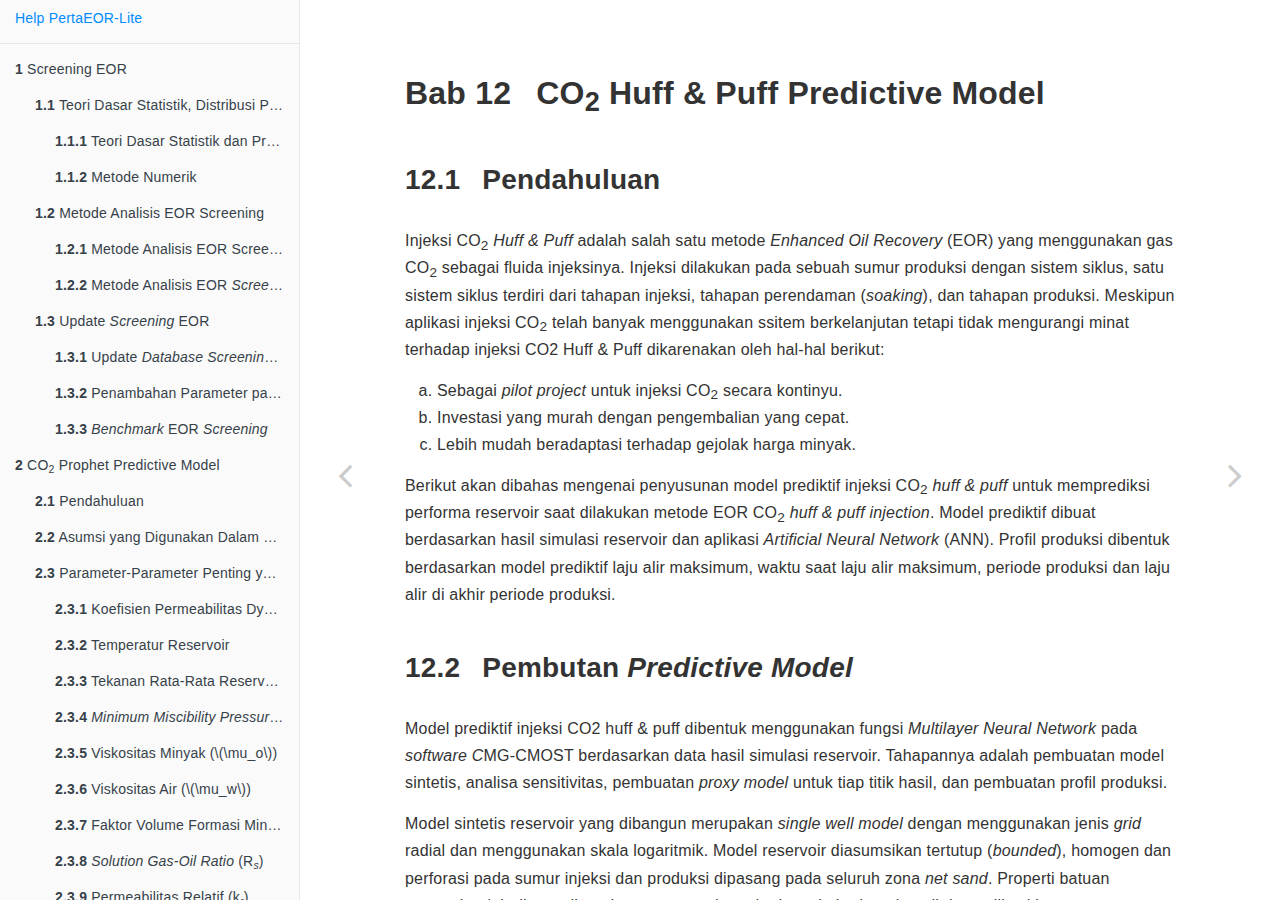
<file: docs/11-co2hnp.html>
<!DOCTYPE html>
<html lang="" xml:lang="">
<head>

  <meta charset="utf-8" />
  <meta http-equiv="X-UA-Compatible" content="IE=edge" />
  <title>Bab 12 CO2 Huff &amp; Puff Predictive Model | Technical Guide PertaEOR-Lite</title>
  <meta name="description" content="Bab 12 CO2 Huff &amp; Puff Predictive Model | Technical Guide PertaEOR-Lite" />
  <meta name="generator" content="bookdown 0.21 and GitBook 2.6.7" />

  <meta property="og:title" content="Bab 12 CO2 Huff &amp; Puff Predictive Model | Technical Guide PertaEOR-Lite" />
  <meta property="og:type" content="book" />
  
  <meta property="og:image" content="images/PertaEOR.png" />
  
  

  <meta name="twitter:card" content="summary" />
  <meta name="twitter:title" content="Bab 12 CO2 Huff &amp; Puff Predictive Model | Technical Guide PertaEOR-Lite" />
  
  
  <meta name="twitter:image" content="images/PertaEOR.png" />

<meta name="author" content="PT LAPI ITB &amp; PERTAMINA INV" />


<meta name="date" content="2021-03-14" />

  <meta name="viewport" content="width=device-width, initial-scale=1" />
  <meta name="apple-mobile-web-app-capable" content="yes" />
  <meta name="apple-mobile-web-app-status-bar-style" content="black" />
  
  
<link rel="prev" href="10-hc.html"/>
<link rel="next" href="12-chemicalhnp.html"/>
<script src="libs/jquery-2.2.3/jquery.min.js"></script>
<link href="libs/gitbook-2.6.7/css/style.css" rel="stylesheet" />
<link href="libs/gitbook-2.6.7/css/plugin-table.css" rel="stylesheet" />
<link href="libs/gitbook-2.6.7/css/plugin-bookdown.css" rel="stylesheet" />
<link href="libs/gitbook-2.6.7/css/plugin-highlight.css" rel="stylesheet" />
<link href="libs/gitbook-2.6.7/css/plugin-search.css" rel="stylesheet" />
<link href="libs/gitbook-2.6.7/css/plugin-fontsettings.css" rel="stylesheet" />
<link href="libs/gitbook-2.6.7/css/plugin-clipboard.css" rel="stylesheet" />









<script src="libs/accessible-code-block-0.0.1/empty-anchor.js"></script>



<link rel="stylesheet" href="style.css" type="text/css" />
</head>

<body>



  <div class="book without-animation with-summary font-size-2 font-family-1" data-basepath=".">

    <div class="book-summary">
      <nav role="navigation">

<ul class="summary">
<li><a href="./">Help PertaEOR-Lite</a></li>

<li class="divider"></li>
<li class="chapter" data-level="1" data-path="00-screening.html"><a href="00-screening.html"><i class="fa fa-check"></i><b>1</b> Screening EOR</a><ul>
<li class="chapter" data-level="1.1" data-path="00-screening.html"><a href="00-screening.html#teori-dasar-statistik-distribusi-probabilitas-dan-metode-numerik"><i class="fa fa-check"></i><b>1.1</b> Teori Dasar Statistik, Distribusi Probabilitas, dan Metode Numerik</a><ul>
<li class="chapter" data-level="1.1.1" data-path="00-screening.html"><a href="00-screening.html#teori-dasar-statistik-dan-probabilitas"><i class="fa fa-check"></i><b>1.1.1</b> Teori Dasar Statistik dan Probabilitas</a></li>
<li class="chapter" data-level="1.1.2" data-path="00-screening.html"><a href="00-screening.html#metode-numerik"><i class="fa fa-check"></i><b>1.1.2</b> Metode Numerik</a></li>
</ul></li>
<li class="chapter" data-level="1.2" data-path="00-screening.html"><a href="00-screening.html#metode-analisis-eor-screening"><i class="fa fa-check"></i><b>1.2</b> Metode Analisis EOR Screening</a><ul>
<li class="chapter" data-level="1.2.1" data-path="00-screening.html"><a href="00-screening.html#metode-analisis-eor-screening-untuk-input-data-single-value"><i class="fa fa-check"></i><b>1.2.1</b> Metode Analisis EOR Screening Untuk <em>Input</em> Data <em>Single-Value</em></a></li>
<li class="chapter" data-level="1.2.2" data-path="00-screening.html"><a href="00-screening.html#metode-analisis-eor-screening-untuk-input-data-distribusi"><i class="fa fa-check"></i><b>1.2.2</b> Metode Analisis EOR <em>Screening</em> Untuk <em>Input</em> Data Distribusi</a></li>
</ul></li>
<li class="chapter" data-level="1.3" data-path="00-screening.html"><a href="00-screening.html#update-screening-eor"><i class="fa fa-check"></i><b>1.3</b> Update <em>Screening</em> EOR</a><ul>
<li class="chapter" data-level="1.3.1" data-path="00-screening.html"><a href="00-screening.html#update-database-screening-eor"><i class="fa fa-check"></i><b>1.3.1</b> Update <em>Database</em> <em>Screening</em> EOR</a></li>
<li class="chapter" data-level="1.3.2" data-path="00-screening.html"><a href="00-screening.html#penambahan-parameter-pada-screening-eor"><i class="fa fa-check"></i><b>1.3.2</b> Penambahan Parameter pada <em>Screening</em> EOR</a></li>
<li class="chapter" data-level="1.3.3" data-path="00-screening.html"><a href="00-screening.html#benchmark-eor-screening"><i class="fa fa-check"></i><b>1.3.3</b> <em>Benchmark</em> EOR <em>Screening</em></a></li>
</ul></li>
</ul></li>
<li class="chapter" data-level="2" data-path="01-prophet.html"><a href="01-prophet.html"><i class="fa fa-check"></i><b>2</b> CO<sub>2</sub> Prophet Predictive Model</a><ul>
<li class="chapter" data-level="2.1" data-path="01-prophet.html"><a href="01-prophet.html#pendahuluan"><i class="fa fa-check"></i><b>2.1</b> Pendahuluan</a></li>
<li class="chapter" data-level="2.2" data-path="01-prophet.html"><a href="01-prophet.html#asumsi-yang-digunakan-dalam-model"><i class="fa fa-check"></i><b>2.2</b> Asumsi yang Digunakan Dalam Model</a></li>
<li class="chapter" data-level="2.3" data-path="01-prophet.html"><a href="01-prophet.html#parameter-parameter-penting-yang-digunakan-dalam-model"><i class="fa fa-check"></i><b>2.3</b> Parameter-Parameter Penting yang Digunakan Dalam Model</a><ul>
<li class="chapter" data-level="2.3.1" data-path="01-prophet.html"><a href="01-prophet.html#koefisien-permeabilitas-dykstra-parsons"><i class="fa fa-check"></i><b>2.3.1</b> Koefisien Permeabilitas Dykstra-Parsons</a></li>
<li class="chapter" data-level="2.3.2" data-path="01-prophet.html"><a href="01-prophet.html#temperatur-reservoir"><i class="fa fa-check"></i><b>2.3.2</b> Temperatur Reservoir</a></li>
<li class="chapter" data-level="2.3.3" data-path="01-prophet.html"><a href="01-prophet.html#tekanan-rata-rata-reservoir-average-reservoir-pressure"><i class="fa fa-check"></i><b>2.3.3</b> Tekanan Rata-Rata Reservoir (<em>Average Reservoir Pressure</em>)</a></li>
<li class="chapter" data-level="2.3.4" data-path="01-prophet.html"><a href="01-prophet.html#minimum-miscibility-pressure-mmp"><i class="fa fa-check"></i><b>2.3.4</b> <em>Minimum Miscibility Pressure (MMP)</em></a></li>
<li class="chapter" data-level="2.3.5" data-path="01-prophet.html"><a href="01-prophet.html#viskositas-minyak-mu_o"><i class="fa fa-check"></i><b>2.3.5</b> Viskositas Minyak (<span class="math inline">\(\mu_o\)</span>)</a></li>
<li class="chapter" data-level="2.3.6" data-path="01-prophet.html"><a href="01-prophet.html#viskositas-air-mu_w"><i class="fa fa-check"></i><b>2.3.6</b> Viskositas Air (<span class="math inline">\(\mu_w\)</span>)</a></li>
<li class="chapter" data-level="2.3.7" data-path="01-prophet.html"><a href="01-prophet.html#faktor-volume-formasi-minyak-bo"><i class="fa fa-check"></i><b>2.3.7</b> Faktor Volume Formasi Minyak (B<sub><em>o</em></sub>)</a></li>
<li class="chapter" data-level="2.3.8" data-path="01-prophet.html"><a href="01-prophet.html#solution-gas-oil-ratio-rs"><i class="fa fa-check"></i><b>2.3.8</b> <em>Solution Gas-Oil Ratio</em> (R<sub><em>s</em></sub>)</a></li>
<li class="chapter" data-level="2.3.9" data-path="01-prophet.html"><a href="01-prophet.html#permeabilitas-relatif-kr"><i class="fa fa-check"></i><b>2.3.9</b> Permeabilitas Relatif (k<sub><em>r</em></sub>)</a></li>
<li class="chapter" data-level="2.3.10" data-path="01-prophet.html"><a href="01-prophet.html#waterco2-injection-ratio"><i class="fa fa-check"></i><b>2.3.10</b> <em>Water/CO<sub>2</sub> Injection Ratio</em></a></li>
<li class="chapter" data-level="2.3.11" data-path="01-prophet.html"><a href="01-prophet.html#mixing-parameter-omega"><i class="fa fa-check"></i><b>2.3.11</b> <em>Mixing Parameter (<span class="math inline">\(\omega\)</span>)</em></a></li>
</ul></li>
<li class="chapter" data-level="2.4" data-path="01-prophet.html"><a href="01-prophet.html#tiga-kondisi-aliran-fluida"><i class="fa fa-check"></i><b>2.4</b> Tiga Kondisi Aliran Fluida</a><ul>
<li class="chapter" data-level="2.4.1" data-path="01-prophet.html"><a href="01-prophet.html#immiscible-flow"><i class="fa fa-check"></i><b>2.4.1</b> <em>Immiscible Flow</em></a></li>
<li class="chapter" data-level="2.4.2" data-path="01-prophet.html"><a href="01-prophet.html#miscible-flow"><i class="fa fa-check"></i><b>2.4.2</b> <em>Miscible Flow</em></a></li>
<li class="chapter" data-level="2.4.3" data-path="01-prophet.html"><a href="01-prophet.html#partially-miscible-flow"><i class="fa fa-check"></i><b>2.4.3</b> <em>Partially Miscible Flow</em></a></li>
</ul></li>
<li class="chapter" data-level="2.5" data-path="01-prophet.html"><a href="01-prophet.html#hasil-perhitungan-dan-tampilan-perangkat-lunak"><i class="fa fa-check"></i><b>2.5</b> Hasil Perhitungan dan Tampilan Perangkat Lunak</a></li>
</ul></li>
<li class="chapter" data-level="3" data-path="02-waterflood.html"><a href="02-waterflood.html"><i class="fa fa-check"></i><b>3</b> Waterflood Predictive Model</a><ul>
<li class="chapter" data-level="3.1" data-path="02-waterflood.html"><a href="02-waterflood.html#pendahuluan-1"><i class="fa fa-check"></i><b>3.1</b> Pendahuluan</a></li>
<li class="chapter" data-level="3.2" data-path="02-waterflood.html"><a href="02-waterflood.html#teori-frontal-displacement-untuk-waterflooding"><i class="fa fa-check"></i><b>3.2</b> Teori <em>Frontal Displacement</em> Untuk <em>Waterflooding</em></a><ul>
<li class="chapter" data-level="3.2.1" data-path="02-waterflood.html"><a href="02-waterflood.html#teori-fractional-flow-untuk-waterflooding"><i class="fa fa-check"></i><b>3.2.1</b> Teori <em>Fractional Flow</em> Untuk <em>Waterflooding</em></a></li>
<li class="chapter" data-level="3.2.2" data-path="02-waterflood.html"><a href="02-waterflood.html#teori-frontal-advance-untuk-waterflooding"><i class="fa fa-check"></i><b>3.2.2</b> Teori <em>Frontal Advance</em> Untuk <em>Waterflooding</em></a></li>
<li class="chapter" data-level="3.2.3" data-path="02-waterflood.html"><a href="02-waterflood.html#penentuan-parameter-left-fracpartial-f_wpartial-s_w-right_s_w-dan-saturasi-air-rata-rata-reservoir-bar-s_w"><i class="fa fa-check"></i><b>3.2.3</b> Penentuan parameter <span class="math inline">\(\left( \frac{\partial f_w}{\partial S_w} \right)_{S_w}\)</span> dan Saturasi Air Rata-Rata Reservoir (<span class="math inline">\(\bar S_w\)</span>)</a></li>
</ul></li>
<li class="chapter" data-level="3.3" data-path="02-waterflood.html"><a href="02-waterflood.html#penentuan-parameter-efisiensi-waterflooding"><i class="fa fa-check"></i><b>3.3</b> Penentuan Parameter Efisiensi <em>Waterflooding</em></a><ul>
<li class="chapter" data-level="3.3.1" data-path="02-waterflood.html"><a href="02-waterflood.html#displacement-efficiency-ed"><i class="fa fa-check"></i><b>3.3.1</b> <em>Displacement Efficiency</em> (E<sub>D</sub>)</a></li>
<li class="chapter" data-level="3.3.2" data-path="02-waterflood.html"><a href="02-waterflood.html#areal-sweep-efficiency-ea"><i class="fa fa-check"></i><b>3.3.2</b> <em>Areal Sweep Efficiency</em> (E<sub>A</sub>)</a></li>
<li class="chapter" data-level="3.3.3" data-path="02-waterflood.html"><a href="02-waterflood.html#vertical-sweep-efficiency-ev"><i class="fa fa-check"></i><b>3.3.3</b> <em>Vertical Sweep Efficiency</em> (E<sub>V</sub>)</a></li>
</ul></li>
<li class="chapter" data-level="3.4" data-path="02-waterflood.html"><a href="02-waterflood.html#persamaan-persamaan-yang-digunakan-dalam-prediksi-performa-waterflooding"><i class="fa fa-check"></i><b>3.4</b> Persamaan-Persamaan yang Digunakan Dalam Prediksi Performa <em>Waterflooding</em></a></li>
<li class="chapter" data-level="3.5" data-path="02-waterflood.html"><a href="02-waterflood.html#persamaan-persamaan-dasar-dan-nilai-default-yang-digunakan-dalam-predictive-model"><i class="fa fa-check"></i><b>3.5</b> Persamaan-Persamaan Dasar dan Nilai <em>Default</em> yang Digunakan Dalam <em>Predictive Model</em></a><ul>
<li class="chapter" data-level="3.5.1" data-path="02-waterflood.html"><a href="02-waterflood.html#viskositas-minyak"><i class="fa fa-check"></i><b>3.5.1</b> Viskositas Minyak</a></li>
<li class="chapter" data-level="3.5.2" data-path="02-waterflood.html"><a href="02-waterflood.html#solution-gas-oil-ratio"><i class="fa fa-check"></i><b>3.5.2</b> <em>SolUtion Gas-Oil Ratio</em></a></li>
<li class="chapter" data-level="3.5.3" data-path="02-waterflood.html"><a href="02-waterflood.html#faktor-volume-formasi-minyak"><i class="fa fa-check"></i><b>3.5.3</b> Faktor Volume Formasi Minyak</a></li>
<li class="chapter" data-level="3.5.4" data-path="02-waterflood.html"><a href="02-waterflood.html#permeabilitas-relatif"><i class="fa fa-check"></i><b>3.5.4</b> Permeabilitas Relatif</a></li>
<li class="chapter" data-level="3.5.5" data-path="02-waterflood.html"><a href="02-waterflood.html#nilai-default-parameter-yang-digunakan-dalam-model"><i class="fa fa-check"></i><b>3.5.5</b> Nilai <em>Default</em> Parameter yang Digunakan Dalam Model</a></li>
</ul></li>
</ul></li>
<li class="chapter" data-level="4" data-path="03-chemical.html"><a href="03-chemical.html"><i class="fa fa-check"></i><b>4</b> Chemical Flood Predictive Model</a><ul>
<li class="chapter" data-level="4.1" data-path="03-chemical.html"><a href="03-chemical.html#pendahuluan-2"><i class="fa fa-check"></i><b>4.1</b> Pendahuluan</a></li>
<li class="chapter" data-level="4.2" data-path="03-chemical.html"><a href="03-chemical.html#tinjauan-sifat-fisis-dan-mekanisme-kerja-dari-surfaktan-dan-alkali"><i class="fa fa-check"></i><b>4.2</b> Tinjauan Sifat Fisis dan Mekanisme Kerja Dari Surfaktan dan Alkali</a><ul>
<li class="chapter" data-level="4.2.1" data-path="03-chemical.html"><a href="03-chemical.html#sifat-fisis-dan-mekanisme-kerja-surfaktan"><i class="fa fa-check"></i><b>4.2.1</b> Sifat Fisis dan Mekanisme Kerja Surfaktan</a></li>
<li class="chapter" data-level="4.2.2" data-path="03-chemical.html"><a href="03-chemical.html#sifat-fisis-dan-mekanisme-kerja-alkali"><i class="fa fa-check"></i><b>4.2.2</b> Sifat Fisis dan Mekanisme Kerja Alkali</a></li>
</ul></li>
<li class="chapter" data-level="4.3" data-path="03-chemical.html"><a href="03-chemical.html#mekanisme-proses-injeksi-kimia"><i class="fa fa-check"></i><b>4.3</b> Mekanisme Proses Injeksi Kimia</a></li>
<li class="chapter" data-level="4.4" data-path="03-chemical.html"><a href="03-chemical.html#asumsi-dan-batasan-dalam-predictive-model"><i class="fa fa-check"></i><b>4.4</b> Asumsi dan Batasan Dalam <em>Predictive Model</em></a></li>
<li class="chapter" data-level="4.5" data-path="03-chemical.html"><a href="03-chemical.html#konsep-dan-algoritma-yang-digunakan-dalam-predictive-model"><i class="fa fa-check"></i><b>4.5</b> Konsep dan Algoritma yang Digunakan Dalam <em>Predictive Model</em></a><ul>
<li class="chapter" data-level="4.5.1" data-path="03-chemical.html"><a href="03-chemical.html#perhitungan-target-oil"><i class="fa fa-check"></i><b>4.5.1</b> Perhitungan <em>Target Oil</em></a></li>
</ul></li>
<li class="chapter" data-level="4.6" data-path="03-chemical.html"><a href="03-chemical.html#laju-alir-dan-bilangan-kapiler"><i class="fa fa-check"></i><b>4.6</b> Laju Alir dan Bilangan Kapiler</a><ul>
<li class="chapter" data-level="4.6.1" data-path="03-chemical.html"><a href="03-chemical.html#surfactant-retention-pada-batuan-sandstone"><i class="fa fa-check"></i><b>4.6.1</b> <em>Surfactant Retention</em> Pada Batuan <em>Sandstone</em></a></li>
<li class="chapter" data-level="4.6.2" data-path="03-chemical.html"><a href="03-chemical.html#perhitungan-oil-recovery"><i class="fa fa-check"></i><b>4.6.2</b> Perhitungan <em>Oil Recovery</em></a></li>
<li class="chapter" data-level="4.6.3" data-path="03-chemical.html"><a href="03-chemical.html#karakteristik-produksi-minyak-dan-koreksi-terhadap-crossflow"><i class="fa fa-check"></i><b>4.6.3</b> Karakteristik Produksi Minyak dan Koreksi Terhadap <em>Crossflow</em></a></li>
<li class="chapter" data-level="4.6.4" data-path="03-chemical.html"><a href="03-chemical.html#karakteristik-injeksi-kimia"><i class="fa fa-check"></i><b>4.6.4</b> Karakteristik Injeksi Kimia</a></li>
<li class="chapter" data-level="4.6.5" data-path="03-chemical.html"><a href="03-chemical.html#modifikasi-predictive-model-untuk-caustic-dan-caustic-polymer-flood"><i class="fa fa-check"></i><b>4.6.5</b> Modifikasi <em>Predictive Model</em> Untuk <em>Caustic</em> dan <em>Caustic-Polymer Flood</em></a></li>
</ul></li>
<li class="chapter" data-level="4.7" data-path="03-chemical.html"><a href="03-chemical.html#persamaan-persamaan-dasar-dan-nilai-default-yang-digunakan-dalam-model"><i class="fa fa-check"></i><b>4.7</b> Persamaan-Persamaan Dasar dan Nilai <em>Default</em> yang Digunakan Dalam Model</a><ul>
<li class="chapter" data-level="4.7.1" data-path="03-chemical.html"><a href="03-chemical.html#viskositas-minyak-1"><i class="fa fa-check"></i><b>4.7.1</b> Viskositas Minyak</a></li>
<li class="chapter" data-level="4.7.2" data-path="03-chemical.html"><a href="03-chemical.html#solution-gas-oil-ratio-1"><i class="fa fa-check"></i><b>4.7.2</b> <em>Solution Gas-Oil Ratio</em></a></li>
<li class="chapter" data-level="4.7.3" data-path="03-chemical.html"><a href="03-chemical.html#faktor-volume-formasi-minyak-1"><i class="fa fa-check"></i><b>4.7.3</b> Faktor Volume Formasi Minyak</a></li>
<li class="chapter" data-level="4.7.4" data-path="03-chemical.html"><a href="03-chemical.html#permeabilitas-relatif-dan-fraksi-aliran-air"><i class="fa fa-check"></i><b>4.7.4</b> Permeabilitas Relatif dan Fraksi Aliran Air</a></li>
<li class="chapter" data-level="4.7.5" data-path="03-chemical.html"><a href="03-chemical.html#nilai-default-yang-dignakan-dalam-predictive-model"><i class="fa fa-check"></i><b>4.7.5</b> Nilai <em>Default</em> yang Dignakan Dalam <em>Predictive Model</em></a></li>
</ul></li>
<li class="chapter" data-level="4.8" data-path="03-chemical.html"><a href="03-chemical.html#penambahan-jenis-pattern-pada-injeksi-kimia"><i class="fa fa-check"></i><b>4.8</b> Penambahan Jenis <em>Pattern</em> pada Injeksi Kimia</a><ul>
<li class="chapter" data-level="4.8.1" data-path="03-chemical.html"><a href="03-chemical.html#injeksi-kimia"><i class="fa fa-check"></i><b>4.8.1</b> Injeksi Kimia</a></li>
<li class="chapter" data-level="4.8.2" data-path="03-chemical.html"><a href="03-chemical.html#penentuan-pola-sumur-injeksi"><i class="fa fa-check"></i><b>4.8.2</b> Penentuan Pola Sumur Injeksi</a></li>
<li class="chapter" data-level="4.8.3" data-path="03-chemical.html"><a href="03-chemical.html#sejarah-injeksi-kimia"><i class="fa fa-check"></i><b>4.8.3</b> Sejarah Injeksi Kimia</a></li>
<li class="chapter" data-level="4.8.4" data-path="03-chemical.html"><a href="03-chemical.html#derivasi-persamaan-model-pattern-injeksi-kimia"><i class="fa fa-check"></i><b>4.8.4</b> Derivasi Persamaan Model <em>Pattern</em> Injeksi Kimia</a></li>
<li class="chapter" data-level="4.8.5" data-path="03-chemical.html"><a href="03-chemical.html#simulasi-sintetik-injeksi-kimia"><i class="fa fa-check"></i><b>4.8.5</b> Simulasi Sintetik Injeksi Kimia</a></li>
</ul></li>
</ul></li>
<li class="chapter" data-level="5" data-path="04-polymer.html"><a href="04-polymer.html"><i class="fa fa-check"></i><b>5</b> Polymer Predictive Model</a><ul>
<li class="chapter" data-level="5.1" data-path="04-polymer.html"><a href="04-polymer.html#pendahuluan-3"><i class="fa fa-check"></i><b>5.1</b> Pendahuluan</a></li>
<li class="chapter" data-level="5.2" data-path="04-polymer.html"><a href="04-polymer.html#teori-fractional-flow"><i class="fa fa-check"></i><b>5.2</b> Teori <em>Fractional Flow</em></a><ul>
<li class="chapter" data-level="5.2.1" data-path="04-polymer.html"><a href="04-polymer.html#penentuan-nilai-saturasi-air-rata-rata-di-reservoir-selama-periode-injeksi-polimer"><i class="fa fa-check"></i><b>5.2.1</b> Penentuan Nilai Saturasi Air Rata-Rata di Reservoir Selama Periode Injeksi Polimer</a></li>
<li class="chapter" data-level="5.2.2" data-path="04-polymer.html"><a href="04-polymer.html#rangkuman-persamaan-persamaan-yang-digunakan-dalam-teori-fractional-flow"><i class="fa fa-check"></i><b>5.2.2</b> Rangkuman Persamaan-Persamaan yang Digunakan Dalam Teori <em>Fractional Flow</em></a></li>
</ul></li>
<li class="chapter" data-level="5.3" data-path="04-polymer.html"><a href="04-polymer.html#metode-perhitungan-areal-dan-vertical-sweep-efficiency-menggunakan-pendekatan-streamtube"><i class="fa fa-check"></i><b>5.3</b> Metode Perhitungan <em>Areal</em> dan <em>Vertical Sweep Efficiency</em> Menggunakan Pendekatan <em>Streamtube</em></a></li>
<li class="chapter" data-level="5.4" data-path="04-polymer.html"><a href="04-polymer.html#perhitungan-injectivity"><i class="fa fa-check"></i><b>5.4</b> Perhitungan <em>Injectivity</em></a></li>
<li class="chapter" data-level="5.5" data-path="04-polymer.html"><a href="04-polymer.html#penentuan-nilai-permeabilitas-di-setiap-lapisan-reservoir"><i class="fa fa-check"></i><b>5.5</b> Penentuan Nilai Permeabilitas di Setiap Lapisan Reservoir</a></li>
<li class="chapter" data-level="5.6" data-path="04-polymer.html"><a href="04-polymer.html#koreksi-terhadap-pengaruh-slug-polimer"><i class="fa fa-check"></i><b>5.6</b> Koreksi Terhadap Pengaruh <em>Slug</em> Polimer</a></li>
<li class="chapter" data-level="5.7" data-path="04-polymer.html"><a href="04-polymer.html#pengaruh-sifat-fisis-larutan-polimer-terhadap-performa-injeksi-polimer"><i class="fa fa-check"></i><b>5.7</b> Pengaruh Sifat Fisis Larutan Polimer Terhadap Performa Injeksi Polimer</a><ul>
<li class="chapter" data-level="5.7.1" data-path="04-polymer.html"><a href="04-polymer.html#efek-pengurangan-permeabilitas-untuk-fasa-aqueous"><i class="fa fa-check"></i><b>5.7.1</b> Efek Pengurangan Permeabilitas Untuk Fasa <em>Aqueous</em></a></li>
<li class="chapter" data-level="5.7.2" data-path="04-polymer.html"><a href="04-polymer.html#efek-aliran-non-newtonian-larutan-polimer-di-daerah-sekitar-sumur-injeksi"><i class="fa fa-check"></i><b>5.7.2</b> Efek Aliran <em>Non-Newtonian</em> Larutan Polimer di Daerah Sekitar Sumur Injeksi</a></li>
</ul></li>
<li class="chapter" data-level="5.8" data-path="04-polymer.html"><a href="04-polymer.html#persamaan-persamaan-dasar-yang-digunakan-dalam-predictive-model"><i class="fa fa-check"></i><b>5.8</b> Persamaan-Persamaan Dasar yang Digunakan Dalam <em>Predictive Model</em></a><ul>
<li class="chapter" data-level="5.8.1" data-path="04-polymer.html"><a href="04-polymer.html#viskositas-minyak-2"><i class="fa fa-check"></i><b>5.8.1</b> Viskositas Minyak</a></li>
<li class="chapter" data-level="5.8.2" data-path="04-polymer.html"><a href="04-polymer.html#solution-gas-oil-ratio-2"><i class="fa fa-check"></i><b>5.8.2</b> <em>Solution Gas-Oil Ratio</em></a></li>
<li class="chapter" data-level="5.8.3" data-path="04-polymer.html"><a href="04-polymer.html#faktor-volume-formasi-minyak-2"><i class="fa fa-check"></i><b>5.8.3</b> Faktor Volume Formasi Minyak</a></li>
<li class="chapter" data-level="5.8.4" data-path="04-polymer.html"><a href="04-polymer.html#faktor-volume-formasi-air"><i class="fa fa-check"></i><b>5.8.4</b> Faktor Volume Formasi Air</a></li>
<li class="chapter" data-level="5.8.5" data-path="04-polymer.html"><a href="04-polymer.html#permeabilitas-relatf-dan-fraksi-aliran-air"><i class="fa fa-check"></i><b>5.8.5</b> Permeabilitas Relatf dan Fraksi Aliran Air</a></li>
<li class="chapter" data-level="5.8.6" data-path="04-polymer.html"><a href="04-polymer.html#persamaan-persamaan-dasar-dan-nilai-default-yang-digunakan"><i class="fa fa-check"></i><b>5.8.6</b> Persamaan-Persamaan Dasar dan Nilai <em>Default</em> yang Digunakan</a></li>
</ul></li>
</ul></li>
<li class="chapter" data-level="6" data-path="05-co2miscible.html"><a href="05-co2miscible.html"><i class="fa fa-check"></i><b>6</b> CO<sub>2</sub> Miscible Predictive Model</a><ul>
<li class="chapter" data-level="6.1" data-path="05-co2miscible.html"><a href="05-co2miscible.html#pendahuluan-4"><i class="fa fa-check"></i><b>6.1</b> Pendahuluan</a><ul>
<li class="chapter" data-level="6.1.1" data-path="05-co2miscible.html"><a href="05-co2miscible.html#kondisi-pvt"><i class="fa fa-check"></i><b>6.1.1</b> Kondisi PVT</a></li>
<li class="chapter" data-level="6.1.2" data-path="05-co2miscible.html"><a href="05-co2miscible.html#wettability"><i class="fa fa-check"></i><b>6.1.2</b> Wettability</a></li>
<li class="chapter" data-level="6.1.3" data-path="05-co2miscible.html"><a href="05-co2miscible.html#keuntungan-dan-kerugian-melakukan-injeksi-co2"><i class="fa fa-check"></i><b>6.1.3</b> Keuntungan dan Kerugian Melakukan Injeksi CO<sub>2</sub></a></li>
</ul></li>
<li class="chapter" data-level="6.2" data-path="05-co2miscible.html"><a href="05-co2miscible.html#miscible-co2-predictive-model"><i class="fa fa-check"></i><b>6.2</b> <em>Miscible CO<sub>2</sub> Predictive Model</em></a><ul>
<li class="chapter" data-level="6.2.1" data-path="05-co2miscible.html"><a href="05-co2miscible.html#sifat-sifat-fisik-fluida"><i class="fa fa-check"></i><b>6.2.1</b> Sifat-Sifat Fisik Fluida</a></li>
<li class="chapter" data-level="6.2.2" data-path="05-co2miscible.html"><a href="05-co2miscible.html#fractional-flow-model"><i class="fa fa-check"></i><b>6.2.2</b> <em>Fractional Flow</em> Model</a></li>
<li class="chapter" data-level="6.2.3" data-path="05-co2miscible.html"><a href="05-co2miscible.html#parameter-parameter-performa-miscible-co2"><i class="fa fa-check"></i><b>6.2.3</b> Parameter-Parameter Performa <em>Miscible</em> CO<sub>2</sub></a></li>
</ul></li>
</ul></li>
<li class="chapter" data-level="7" data-path="06-co2immiscible.html"><a href="06-co2immiscible.html"><i class="fa fa-check"></i><b>7</b> CO<sub>2</sub> Immiscible Predictive Model</a><ul>
<li class="chapter" data-level="7.1" data-path="06-co2immiscible.html"><a href="06-co2immiscible.html#pendahuluan-5"><i class="fa fa-check"></i><b>7.1</b> Pendahuluan</a><ul>
<li class="chapter" data-level="7.1.1" data-path="06-co2immiscible.html"><a href="06-co2immiscible.html#mekanisme-pendesakan-secara-immiscible"><i class="fa fa-check"></i><b>7.1.1</b> Mekanisme Pendesakan Secara <em>Immiscible</em></a></li>
</ul></li>
<li class="chapter" data-level="7.2" data-path="06-co2immiscible.html"><a href="06-co2immiscible.html#immiscible-co2-predictive-model"><i class="fa fa-check"></i><b>7.2</b> <em>Immiscible</em> CO<sub>2</sub> <em>Predictive Model</em></a><ul>
<li class="chapter" data-level="7.2.1" data-path="06-co2immiscible.html"><a href="06-co2immiscible.html#sifat-sifat-fisik-fluida-1"><i class="fa fa-check"></i><b>7.2.1</b> Sifat-Sifat Fisik Fluida</a></li>
<li class="chapter" data-level="7.2.2" data-path="06-co2immiscible.html"><a href="06-co2immiscible.html#fractional-flow-model-1"><i class="fa fa-check"></i><b>7.2.2</b> <em>Fractional Flow Model</em></a></li>
<li class="chapter" data-level="7.2.3" data-path="06-co2immiscible.html"><a href="06-co2immiscible.html#material-balance-equation"><i class="fa fa-check"></i><b>7.2.3</b> <em>Material Balance Equation</em></a></li>
<li class="chapter" data-level="7.2.4" data-path="06-co2immiscible.html"><a href="06-co2immiscible.html#parameter-parameter-performa-immiscible-co2"><i class="fa fa-check"></i><b>7.2.4</b> Parameter-Parameter Performa <em>Immiscible</em> CO<sub>2</sub></a></li>
</ul></li>
</ul></li>
<li class="chapter" data-level="8" data-path="07-steam.html"><a href="07-steam.html"><i class="fa fa-check"></i><b>8</b> Steamflood Predictive Model</a><ul>
<li class="chapter" data-level="8.1" data-path="07-steam.html"><a href="07-steam.html#pendahuluan-6"><i class="fa fa-check"></i><b>8.1</b> Pendahuluan</a></li>
<li class="chapter" data-level="8.2" data-path="07-steam.html"><a href="07-steam.html#fenomena-heat-loss"><i class="fa fa-check"></i><b>8.2</b> Fenomena <em>Heat Loss</em></a><ul>
<li class="chapter" data-level="8.2.1" data-path="07-steam.html"><a href="07-steam.html#fenomena-heat-loss-di-pipa-permukaan"><i class="fa fa-check"></i><b>8.2.1</b> Fenomena <em>Heat Loss</em> di Pipa Permukaan</a></li>
<li class="chapter" data-level="8.2.2" data-path="07-steam.html"><a href="07-steam.html#fenomena-heat-loss-di-sumur-injeksi"><i class="fa fa-check"></i><b>8.2.2</b> Fenomena <em>Heat Loss</em> di Sumur Injeksi</a></li>
</ul></li>
<li class="chapter" data-level="8.3" data-path="07-steam.html"><a href="07-steam.html#perhitungan-sejumlah-parameter-penting-yang-digunakan-dalam-predictive-model"><i class="fa fa-check"></i><b>8.3</b> Perhitungan Sejumlah Parameter Penting yang Digunakan Dalam <em>Predictive Model</em></a><ul>
<li class="chapter" data-level="8.3.1" data-path="07-steam.html"><a href="07-steam.html#permeabilitas-relatif-tiga-fasa"><i class="fa fa-check"></i><b>8.3.1</b> Permeabilitas Relatif Tiga Fasa</a></li>
<li class="chapter" data-level="8.3.2" data-path="07-steam.html"><a href="07-steam.html#pembagian-daerah-reservoir"><i class="fa fa-check"></i><b>8.3.2</b> Pembagian Daerah Reservoir</a></li>
<li class="chapter" data-level="8.3.3" data-path="07-steam.html"><a href="07-steam.html#initial-injectivity-index"><i class="fa fa-check"></i><b>8.3.3</b> <em>Initial Injectivity Index</em></a></li>
<li class="chapter" data-level="8.3.4" data-path="07-steam.html"><a href="07-steam.html#viskositas-fluida"><i class="fa fa-check"></i><b>8.3.4</b> Viskositas Fluida</a></li>
<li class="chapter" data-level="8.3.5" data-path="07-steam.html"><a href="07-steam.html#solution-gas-oil-ratio-4"><i class="fa fa-check"></i><b>8.3.5</b> <em>Solution Gas-Oil Ratio</em></a></li>
<li class="chapter" data-level="8.3.6" data-path="07-steam.html"><a href="07-steam.html#faktor-volume-formasi-minyak-4"><i class="fa fa-check"></i><b>8.3.6</b> Faktor Volume Formasi Minyak</a></li>
</ul></li>
<li class="chapter" data-level="8.4" data-path="07-steam.html"><a href="07-steam.html#steamflood-predictive-model-1"><i class="fa fa-check"></i><b>8.4</b> <em>Steamflood Predictive Model</em></a><ul>
<li class="chapter" data-level="8.4.1" data-path="07-steam.html"><a href="07-steam.html#metode-williams-metode-stanford-university"><i class="fa fa-check"></i><b>8.4.1</b> Metode Williams (Metode Stanford University)</a></li>
<li class="chapter" data-level="8.4.2" data-path="07-steam.html"><a href="07-steam.html#metode-jones"><i class="fa fa-check"></i><b>8.4.2</b> Metode Jones</a></li>
<li class="chapter" data-level="8.4.3" data-path="07-steam.html"><a href="07-steam.html#model-gomaa"><i class="fa fa-check"></i><b>8.4.3</b> Model Gomaa</a></li>
<li class="chapter" data-level="8.4.4" data-path="07-steam.html"><a href="07-steam.html#model-aydelotte-pope-model-intercomp"><i class="fa fa-check"></i><b>8.4.4</b> Model Aydelotte-Pope (Model Intercomp)</a></li>
</ul></li>
</ul></li>
<li class="chapter" data-level="9" data-path="08-insitu.html"><a href="08-insitu.html"><i class="fa fa-check"></i><b>9</b> In-Situ Combustion Predictive Model</a><ul>
<li class="chapter" data-level="9.1" data-path="08-insitu.html"><a href="08-insitu.html#pendahuluan-7"><i class="fa fa-check"></i><b>9.1</b> Pendahuluan</a></li>
<li class="chapter" data-level="9.2" data-path="08-insitu.html"><a href="08-insitu.html#in-situ-combustion-predictive-model-1"><i class="fa fa-check"></i><b>9.2</b> <em>In-Situ Combustion Predictive Model</em></a><ul>
<li class="chapter" data-level="9.2.1" data-path="08-insitu.html"><a href="08-insitu.html#model-brigham-et-al-untuk-dry-in-situ-combustion"><i class="fa fa-check"></i><b>9.2.1</b> Model Brigham, et al Untuk <em>Dry In-Situ Combustion</em></a></li>
<li class="chapter" data-level="9.2.2" data-path="08-insitu.html"><a href="08-insitu.html#perhitungan-parameter-parameter-penting-ynag-dgunakan-dalam-model"><i class="fa fa-check"></i><b>9.2.2</b> Perhitungan Parameter-Parameter Penting ynag Dgunakan Dalam Model</a></li>
<li class="chapter" data-level="9.2.3" data-path="08-insitu.html"><a href="08-insitu.html#viskositas-minyak-4"><i class="fa fa-check"></i><b>9.2.3</b> Viskositas Minyak</a></li>
<li class="chapter" data-level="9.2.4" data-path="08-insitu.html"><a href="08-insitu.html#parameter-parameter-performa-in-situ-combustion"><i class="fa fa-check"></i><b>9.2.4</b> Parameter-Parameter Performa <em>In-Situ Combustion</em></a></li>
</ul></li>
</ul></li>
<li class="chapter" data-level="10" data-path="09-infill.html"><a href="09-infill.html"><i class="fa fa-check"></i><b>10</b> Infill Drilling Predictive Model</a><ul>
<li class="chapter" data-level="10.1" data-path="09-infill.html"><a href="09-infill.html#pendahuluan-8"><i class="fa fa-check"></i><b>10.1</b> Pendahuluan</a></li>
<li class="chapter" data-level="10.2" data-path="09-infill.html"><a href="09-infill.html#asumsi-yang-digunakan-dalam-predictive-model"><i class="fa fa-check"></i><b>10.2</b> Asumsi yang Digunakan Dalam <em>Predictive Model</em></a></li>
<li class="chapter" data-level="10.3" data-path="09-infill.html"><a href="09-infill.html#analisis-streamtube"><i class="fa fa-check"></i><b>10.3</b> Analisis <em>Streamtube</em></a></li>
<li class="chapter" data-level="10.4" data-path="09-infill.html"><a href="09-infill.html#pemodelan-continuity-reservoir"><i class="fa fa-check"></i><b>10.4</b> Pemodelan <em>Continuity</em> Reservoir</a></li>
<li class="chapter" data-level="10.5" data-path="09-infill.html"><a href="09-infill.html#persamaan-persamaan-dasar-dan-nilai-default-yang-digunakan-dalam-predcitive-model"><i class="fa fa-check"></i><b>10.5</b> Persamaan-Persamaan Dasar dan Nilai <em>Default</em> yang Digunakan Dalam <em>Predcitive Model</em></a><ul>
<li class="chapter" data-level="10.5.1" data-path="09-infill.html"><a href="09-infill.html#viskositas-minyak-5"><i class="fa fa-check"></i><b>10.5.1</b> Viskositas Minyak</a></li>
<li class="chapter" data-level="10.5.2" data-path="09-infill.html"><a href="09-infill.html#solution-gas-oil-ratio-5"><i class="fa fa-check"></i><b>10.5.2</b> <em>Solution Gas-Oil Ratio</em></a></li>
<li class="chapter" data-level="10.5.3" data-path="09-infill.html"><a href="09-infill.html#faktor-volume-formasi-minyak-6"><i class="fa fa-check"></i><b>10.5.3</b> Faktor Volume Formasi Minyak</a></li>
<li class="chapter" data-level="10.5.4" data-path="09-infill.html"><a href="09-infill.html#permeabilitas-relatif-1"><i class="fa fa-check"></i><b>10.5.4</b> Permeabilitas Relatif</a></li>
<li class="chapter" data-level="10.5.5" data-path="09-infill.html"><a href="09-infill.html#nilai-default-yang-digunakan-dalam-predictive-model"><i class="fa fa-check"></i><b>10.5.5</b> Nilai <em>Default</em> yang Digunakan Dalam <em>Predictive Model</em></a></li>
</ul></li>
</ul></li>
<li class="chapter" data-level="11" data-path="10-hc.html"><a href="10-hc.html"><i class="fa fa-check"></i><b>11</b> Hydrocarbon Gas Injection Predictive Model</a><ul>
<li class="chapter" data-level="11.1" data-path="10-hc.html"><a href="10-hc.html#pendahuluan-9"><i class="fa fa-check"></i><b>11.1</b> Pendahuluan</a></li>
<li class="chapter" data-level="11.2" data-path="10-hc.html"><a href="10-hc.html#mekanisme-injeksi-hidrokarbon"><i class="fa fa-check"></i><b>11.2</b> Mekanisme Injeksi Hidrokarbon</a></li>
<li class="chapter" data-level="11.3" data-path="10-hc.html"><a href="10-hc.html#pembuatan-predictive-model"><i class="fa fa-check"></i><b>11.3</b> Pembuatan <em>Predictive Model</em></a></li>
</ul></li>
<li class="chapter" data-level="12" data-path="11-co2hnp.html"><a href="11-co2hnp.html"><i class="fa fa-check"></i><b>12</b> CO<sub>2</sub> Huff &amp; Puff Predictive Model</a><ul>
<li class="chapter" data-level="12.1" data-path="11-co2hnp.html"><a href="11-co2hnp.html#pendahuluan-10"><i class="fa fa-check"></i><b>12.1</b> Pendahuluan</a></li>
<li class="chapter" data-level="12.2" data-path="11-co2hnp.html"><a href="11-co2hnp.html#pembutan-predictive-model"><i class="fa fa-check"></i><b>12.2</b> Pembutan <em>Predictive Model</em></a></li>
</ul></li>
<li class="chapter" data-level="13" data-path="12-chemicalhnp.html"><a href="12-chemicalhnp.html"><i class="fa fa-check"></i><b>13</b> Chemical Injection Huff &amp; Puff Predictive Model</a><ul>
<li class="chapter" data-level="13.1" data-path="12-chemicalhnp.html"><a href="12-chemicalhnp.html#pendahuluan-11"><i class="fa fa-check"></i><b>13.1</b> Pendahuluan</a></li>
<li class="chapter" data-level="13.2" data-path="12-chemicalhnp.html"><a href="12-chemicalhnp.html#mekanisme-injeksi-chemical-huff-and-puff"><i class="fa fa-check"></i><b>13.2</b> Mekanisme Injeksi <em>Chemical Huff and Puff</em></a></li>
<li class="chapter" data-level="13.3" data-path="12-chemicalhnp.html"><a href="12-chemicalhnp.html#pembuatan-model-prediktif"><i class="fa fa-check"></i><b>13.3</b> Pembuatan Model Prediktif</a></li>
</ul></li>
</ul>

      </nav>
    </div>

    <div class="book-body">
      <div class="body-inner">
        <div class="book-header" role="navigation">
          <h1>
            <i class="fa fa-circle-o-notch fa-spin"></i><a href="./">Technical Guide PertaEOR-Lite</a>
          </h1>
        </div>

        <div class="page-wrapper" tabindex="-1" role="main">
          <div class="page-inner">

            <section class="normal" id="section-">
<div id="co2-huff-puff-predictive-model" class="section level1">
<h1><span class="header-section-number">Bab 12</span> CO<sub>2</sub> Huff &amp; Puff Predictive Model</h1>
<div id="pendahuluan-10" class="section level2">
<h2><span class="header-section-number">12.1</span> Pendahuluan</h2>
<p>Injeksi CO<sub>2</sub> <em>Huff &amp; Puff</em> adalah salah satu metode <em>Enhanced Oil Recovery</em> (EOR) yang menggunakan gas CO<sub>2</sub> sebagai fluida injeksinya. Injeksi dilakukan pada sebuah sumur produksi dengan sistem siklus, satu sistem siklus terdiri dari tahapan injeksi, tahapan perendaman (<em>soaking</em>), dan tahapan produksi. Meskipun aplikasi injeksi CO<sub>2</sub> telah banyak menggunakan ssitem berkelanjutan tetapi tidak mengurangi minat terhadap injeksi CO2 Huff &amp; Puff dikarenakan oleh hal-hal berikut:</p>
<ol style="list-style-type: lower-alpha">
<li>Sebagai <em>pilot project</em> untuk injeksi CO<sub>2</sub> secara kontinyu.</li>
<li>Investasi yang murah dengan pengembalian yang cepat.</li>
<li>Lebih mudah beradaptasi terhadap gejolak harga minyak.</li>
</ol>
<p>Berikut akan dibahas mengenai penyusunan model prediktif injeksi CO<sub>2</sub> <em>huff &amp; puff</em> untuk memprediksi performa reservoir saat dilakukan metode EOR CO<sub>2</sub> <em>huff &amp; puff injection</em>. Model prediktif dibuat berdasarkan hasil simulasi reservoir dan aplikasi <em>Artificial Neural Network</em> (ANN). Profil produksi dibentuk berdasarkan model prediktif laju alir maksimum, waktu saat laju alir maksimum, periode produksi dan laju alir di akhir periode produksi.</p>
</div>
<div id="pembutan-predictive-model" class="section level2">
<h2><span class="header-section-number">12.2</span> Pembutan <em>Predictive Model</em></h2>
<p>Model prediktif injeksi CO2 huff &amp; puff dibentuk menggunakan fungsi <em>Multilayer Neural Network</em> pada <em>software C</em>MG-CMOST berdasarkan data hasil simulasi reservoir. Tahapannya adalah pembuatan model sintetis, analisa sensitivitas, pembuatan <em>proxy model</em> untuk tiap titik hasil, dan pembuatan profil produksi.</p>
Model sintetis reservoir yang dibangun merupakan <em>single well model</em> dengan menggunakan jenis <em>grid</em> radial dan menggunakan skala logaritmik. Model reservoir diasumsikan tertutup (<em>bounded</em>), homogen dan perforasi pada sumur injeksi dan produksi dipasang pada seluruh zona <em>net sand</em>. Properti batuan reservoir telah disesuaikan dengan <em>screening criteria</em> pada berbagai studi dan aplikasi lapangan yang telah dilakukan sebelumnya.
<div class="figure" style="text-align: center"><span id="fig:unnamed-chunk-2"></span>
<img src="images/co2huffnpuff/sintesis.png" alt="Model sintetis reservoir untuk pembuatan model prediktif CO~2~ huff &amp; puff" width="50%" />
<p class="caption">
Gambar 1.1: Model sintetis reservoir untuk pembuatan model prediktif CO<sub>2</sub> huff &amp; puff
</p>
</div>
Fluida yang digunakan adalah <em>black oil</em> yang memiliki rentang API 15-45. Model fluida dibentuk menggunakan <em>software</em> CMG-WINPROP untuk melakukan lumping komponen dalam upaya mengelompokkan komponen dengan kategori: Komponen ringan, komponen sedang, komponen berat dan pengotor (<em>impurities</em>).
<div class="figure" style="text-align: center"><span id="fig:unnamed-chunk-3"></span>
<img src="images/co2huffnpuff/phase.png" alt="_Phase envelope_ fluida reservoir yang digunakan untuk membangun model prediktif." width="50%" />
<p class="caption">
Gambar 1.2: <em>Phase envelope</em> fluida reservoir yang digunakan untuk membangun model prediktif.
</p>
</div>
<p>Kurva permeabilitas relatif dibangun menggunakan Persamaan Corey.</p>
Untuk permeabilitas relatif minyak dan air ditentukan dengan persamaan berikut ini:
<span class="math display">\[k_{ro} = (k_{rocw}) \left[ \frac{1-S_{w}-S_{orw}}{1-S_{wc}-S_{orw}} \right]^{n_o}...(1)\]</span>
<span class="math display">\[k_{rw} = (k_{rwiro}) \left[ \frac{S_{w}-S_{wc}}{1-S_{wc}-S_{orw}} \right]^{n_{ow}}...(2)\]</span>
<div class="figure" style="text-align: center"><span id="fig:unnamed-chunk-4"></span>
<img src="images/chemicalhnp/oilwater.png" alt="Kurva permeabilitas relatif minyak-air" width="50%" />
<p class="caption">
Gambar 1.3: Kurva permeabilitas relatif minyak-air
</p>
</div>
Berikut asumsi yang digunakan dalam membuat tabel permeabilitas relatif minyak dan gas:
<span class="math display">\[S_{wc}=S_{wcrit}...(3)\]</span>
<span class="math display">\[S_{orw}=S_{oirw}...(4)\]</span>
Untuk permeabilitas relatif <em>liquid</em> dan gas ditentukan dengan persamaan berikut ini:
<span class="math display">\[k_{rog} = (k_{rogcg})\left[ \frac{1-S_{g}-S_{Lc}}{1-S_{gc}-S_{Lc}} \right]^{n_{og}}...(5)\]</span>
<span class="math display">\[k_{rg} = (k_{rgci}) \left[ \frac{S_{g}-S_{gc}}{1-S_{gc}-S_{Lc}} \right]^{n_g}...(6)\]</span>
<div class="figure" style="text-align: center"><span id="fig:unnamed-chunk-5"></span>
<img src="images/chemicalhnp/oilgas.png" alt="Kurva permeabilitas relatif liquid-gas" width="50%" />
<p class="caption">
Gambar 1.4: Kurva permeabilitas relatif liquid-gas
</p>
</div>
<p>Berikut asumsi yang digunakan dalam membuat tabel permeabilitas relatif <em>liquid</em>-gas:
<span class="math display">\[S_{wcon} = S_{Lcon}\]</span>
<span class="math display">\[S_{Lrg} = S_{Lcon}+S_{org}\]</span>
<span class="math display">\[S_{gc} = S_{gcrit}\]</span>
<span class="math display">\[N_o = N_g\]</span>
<span class="math display">\[N_{ow} = N_{og}\]</span></p>
<p>Tekanan alir produksi bawah sumur di-<em>set</em> dua pertiga dari tekanan reservoir, hal ini dilakukan sebagai best practice pada aplikasi dilapangan yang menggunakan <em>inflow performance relationship</em> dalam menentukan tekanan dasar sumur (P<sub>wf</sub>). Parameter operasi adalah total gas CO<sub>2</sub> yang diinjeksikan. Gas yang diinjeksikan adalah CO<sub>2</sub> murni tanpa campuran. Injeksi dilakukan selama beberapa hari yang diikuti oleh waktu peremdaman (<em>soaking time</em>) dan selanjutnya sumur dibuka untuk diproduksikan (<em>Put on Production</em>). Sumur akan diproduksikan hingga mencapai limit ekomosisnya yaitu sekitar 2 STB/D.</p>
<p>Analisa sensitivitas dilakukan menggunakan fungsi CMOST pada software CMG, dengan menggunakan metode <em>Response Surface Methodology</em>. Metode ini digunakan untuk menentukan hubungan antara variabel <em>input</em> (parameter) dan respon (<em>objective function</em>). Seluruh parameter divariasikan dalam sejumlah eksperimen yang dibuat menggunakan <em>Latin Hypercube Method</em> dan respon dari seluruh eksperimen akan digunakan untuk membentuk sebuah <em>proxy model</em>.</p>
<p>Ada 21 parameter yang divariasikan, dengan <em>range</em> nilai masing-masing parameter yang berbeda. Tabel 1 menunjukkan parameter-parameter dan variasi nilainya:</p>
<table>
<caption><span style="color: grey;"> Tabel 12.1: <em>Range</em> Nilai Parameter <em>Input</em> Untuk Studi Sensitivitas dan Pembuatan <em>Proxy Model</em> </span></caption>
<thead>
<tr class="header">
<th align="center">No</th>
<th align="center">Parameter</th>
<th align="center">Satuan</th>
<th align="center">Min</th>
<th align="center">Max</th>
<th align="center">Keterangan</th>
</tr>
</thead>
<tbody>
<tr class="odd">
<td align="center">1</td>
<td align="center"><em>Luas area pattern</em> (A)</td>
<td align="center">acre</td>
<td align="center">5</td>
<td align="center">10</td>
<td align="center"></td>
</tr>
<tr class="even">
<td align="center">2</td>
<td align="center">Ketebalan <em>net pay</em>(h)</td>
<td align="center">ft</td>
<td align="center">10</td>
<td align="center">100</td>
<td align="center"></td>
</tr>
<tr class="odd">
<td align="center">3</td>
<td align="center">Porositas</td>
<td align="center">%</td>
<td align="center">0.1</td>
<td align="center">0.25</td>
<td align="center"></td>
</tr>
<tr class="even">
<td align="center">4</td>
<td align="center">Permeabilitas Lateral</td>
<td align="center">mD</td>
<td align="center">10</td>
<td align="center">300</td>
<td align="center"></td>
</tr>
<tr class="odd">
<td align="center">5</td>
<td align="center">kv/kh <em>Ratio</em></td>
<td align="center">fraksi</td>
<td align="center">0.1</td>
<td align="center">0.3</td>
<td align="center"></td>
</tr>
<tr class="even">
<td align="center">6</td>
<td align="center">Densitas Fluida Reservoir</td>
<td align="center"><span class="math inline">\(^\circ\)</span>API</td>
<td align="center">15</td>
<td align="center">45</td>
<td align="center">SG 0.7978 - 0.9599</td>
</tr>
<tr class="odd">
<td align="center">7</td>
<td align="center">Temperatur Reservoir</td>
<td align="center"><span class="math inline">\(^\circ\)</span>F</td>
<td align="center">100</td>
<td align="center">200</td>
<td align="center"></td>
</tr>
<tr class="even">
<td align="center">8</td>
<td align="center"><em>Slug</em> Injeksi CO<sub>2</sub></td>
<td align="center">SCF</td>
<td align="center">500000</td>
<td align="center">15000000</td>
<td align="center"></td>
</tr>
<tr class="odd">
<td align="center">9</td>
<td align="center">Tekanan Reservoir</td>
<td align="center">psia</td>
<td align="center">500</td>
<td align="center">2000</td>
<td align="center"></td>
</tr>
<tr class="even">
<td align="center">10</td>
<td align="center">Saturasi Air</td>
<td align="center">fraksi</td>
<td align="center">0.4</td>
<td align="center">0.74</td>
<td align="center"></td>
</tr>
<tr class="odd">
<td align="center">11</td>
<td align="center">Swcon</td>
<td align="center"></td>
<td align="center">0.125</td>
<td align="center">0.4</td>
<td align="center"></td>
</tr>
<tr class="even">
<td align="center">12</td>
<td align="center">Krocw</td>
<td align="center"></td>
<td align="center">0.4</td>
<td align="center">0.95</td>
<td align="center"></td>
</tr>
<tr class="odd">
<td align="center">13</td>
<td align="center">Krwcw</td>
<td align="center"></td>
<td align="center">0.15</td>
<td align="center">0.7</td>
<td align="center"></td>
</tr>
<tr class="even">
<td align="center">14</td>
<td align="center">Sorg</td>
<td align="center"></td>
<td align="center">0</td>
<td align="center">0.2</td>
<td align="center"></td>
</tr>
<tr class="odd">
<td align="center">15</td>
<td align="center">Nw</td>
<td align="center"></td>
<td align="center">1</td>
<td align="center">3</td>
<td align="center"></td>
</tr>
<tr class="even">
<td align="center">16</td>
<td align="center">Now</td>
<td align="center"></td>
<td align="center">1</td>
<td align="center">5</td>
<td align="center"></td>
</tr>
<tr class="odd">
<td align="center">17</td>
<td align="center">BHP</td>
<td align="center">Psia</td>
<td align="center">263</td>
<td align="center">1950</td>
<td align="center"></td>
</tr>
<tr class="even">
<td align="center">18</td>
<td align="center">Sgcon</td>
<td align="center"></td>
<td align="center">0</td>
<td align="center">0.1</td>
<td align="center"></td>
</tr>
<tr class="odd">
<td align="center">19</td>
<td align="center">Krgcl</td>
<td align="center"></td>
<td align="center">0.5</td>
<td align="center">1</td>
<td align="center"></td>
</tr>
<tr class="even">
<td align="center">20</td>
<td align="center">Hari Injeksi</td>
<td align="center">Hari</td>
<td align="center">1</td>
<td align="center">5</td>
<td align="center"></td>
</tr>
<tr class="odd">
<td align="center">20</td>
<td align="center">Hari <em>Soaking</em></td>
<td align="center">Hari</td>
<td align="center">5</td>
<td align="center">40</td>
<td align="center"></td>
</tr>
</tbody>
</table>
Respon yang diukur adalah volume produksi dan laju alir fluida. Dari respon tersebut akan direkam nilai produksi kumulatif, laju alir maksimum (Q<sub>max</sub>), dan periode produksi (t<sub>stop</sub>). Masing-masing respon ini akan dibentuk <em>proxy model</em>-nya untuk membangun profil produksi suatu fluida reservoir.
<div class="figure" style="text-align: center"><span id="fig:unnamed-chunk-6"></span>
<img src="images/co2huffnpuff/proxy.png" alt="Pembangunan profil produksi fluida reservoir berdasarkan _proxy model_" width="50%" />
<p class="caption">
Gambar 1.5: Pembangunan profil produksi fluida reservoir berdasarkan <em>proxy model</em>
</p>
</div>
<p><em>Proxy model</em> dibuat berdasarkan hubungan parameter dan respon pada fungsi CMOST pada <em>software</em> komersial CMG. Ada 2 jenis <em>proxy model</em> yang dapat dibentuk: <em>Polynomial Regression</em> dan <em>Neural Network</em>. Setelah membandingkan keakuratan kedua jenis model, jenis <em>proxy model</em> yang dominan digunakan adalah <em>Neural Network</em>, tipe <em>Multilayer Neural Network</em>.</p>
<p>Jumlah eksperimen simulasi yang digunakan untuk membangun <em>proxy model</em> adalah 7000 eksperimen, dengan jumlah perbandingan data <em>training</em> dan data testing sebesar 80%-20%.</p>
<p>Profil produksi akan dibentuk menggunakan <em>proxy model</em> variabel-variabel respon di atas untuk fluida minyak, air, gas, dan <em>liquid</em> seperti tertera pada Tabel 2. Di bawah ini akan dilampirkan seluruh <em>proxy model</em> pembentuk profil produksi dalam bentuk weighting dari <em>neural network architecture</em>.</p>
<table>
<caption><span style="color: grey;"> Tabel 12.2:Jumlah <em>Proxy Model</em> yang Dibentuk untuk Profil Produksi Berbagai Fluida Reservoir </span></caption>
<thead>
<tr class="header">
<th align="center">Type</th>
<th align="center">Proxy</th>
<th align="center">R<sup>2</sup> Training</th>
<th align="center">R<sup>2</sup> Testing</th>
</tr>
</thead>
<tbody>
<tr class="odd">
<td align="center">Oil</td>
<td align="center">Cummulative Oil/ N<sub>p</sub></td>
<td align="center">0.99</td>
<td align="center">0.97</td>
</tr>
<tr class="even">
<td align="center">Oil</td>
<td align="center">Max Oil Production</td>
<td align="center">0.98</td>
<td align="center">0.89</td>
</tr>
<tr class="odd">
<td align="center">Field</td>
<td align="center">Water Saturation (EndSim)</td>
<td align="center">0.99</td>
<td align="center">0.99</td>
</tr>
<tr class="even">
<td align="center">Field</td>
<td align="center">Pressure (EndSim)</td>
<td align="center">0.99</td>
<td align="center">0.99</td>
</tr>
</tbody>
</table>

</div>
</div>
            </section>

          </div>
        </div>
      </div>
<a href="10-hc.html" class="navigation navigation-prev " aria-label="Previous page"><i class="fa fa-angle-left"></i></a>
<a href="12-chemicalhnp.html" class="navigation navigation-next " aria-label="Next page"><i class="fa fa-angle-right"></i></a>
    </div>
  </div>
<script src="libs/gitbook-2.6.7/js/app.min.js"></script>
<script src="libs/gitbook-2.6.7/js/lunr.js"></script>
<script src="libs/gitbook-2.6.7/js/clipboard.min.js"></script>
<script src="libs/gitbook-2.6.7/js/plugin-search.js"></script>
<script src="libs/gitbook-2.6.7/js/plugin-sharing.js"></script>
<script src="libs/gitbook-2.6.7/js/plugin-fontsettings.js"></script>
<script src="libs/gitbook-2.6.7/js/plugin-bookdown.js"></script>
<script src="libs/gitbook-2.6.7/js/jquery.highlight.js"></script>
<script src="libs/gitbook-2.6.7/js/plugin-clipboard.js"></script>
<script>
gitbook.require(["gitbook"], function(gitbook) {
gitbook.start({
"sharing": {
"github": false,
"facebook": true,
"twitter": true,
"linkedin": false,
"weibo": false,
"instapaper": false,
"vk": false,
"all": ["facebook", "twitter", "linkedin", "weibo", "instapaper"]
},
"fontsettings": {
"theme": "white",
"family": "sans",
"size": 2
},
"edit": {
"link": null,
"text": null
},
"history": {
"link": null,
"text": null
},
"view": {
"link": null,
"text": null
},
"download": null,
"toc": {
"collapse": "subsection",
"scroll_highlight": true
}
});
});
</script>

<!-- dynamically load mathjax for compatibility with self-contained -->
<script>
  (function () {
    var script = document.createElement("script");
    script.type = "text/javascript";
    var src = "true";
    if (src === "" || src === "true") src = "https://mathjax.rstudio.com/latest/MathJax.js?config=TeX-MML-AM_CHTML";
    if (location.protocol !== "file:")
      if (/^https?:/.test(src))
        src = src.replace(/^https?:/, '');
    script.src = src;
    document.getElementsByTagName("head")[0].appendChild(script);
  })();
</script>
</body>

</html>
</file>
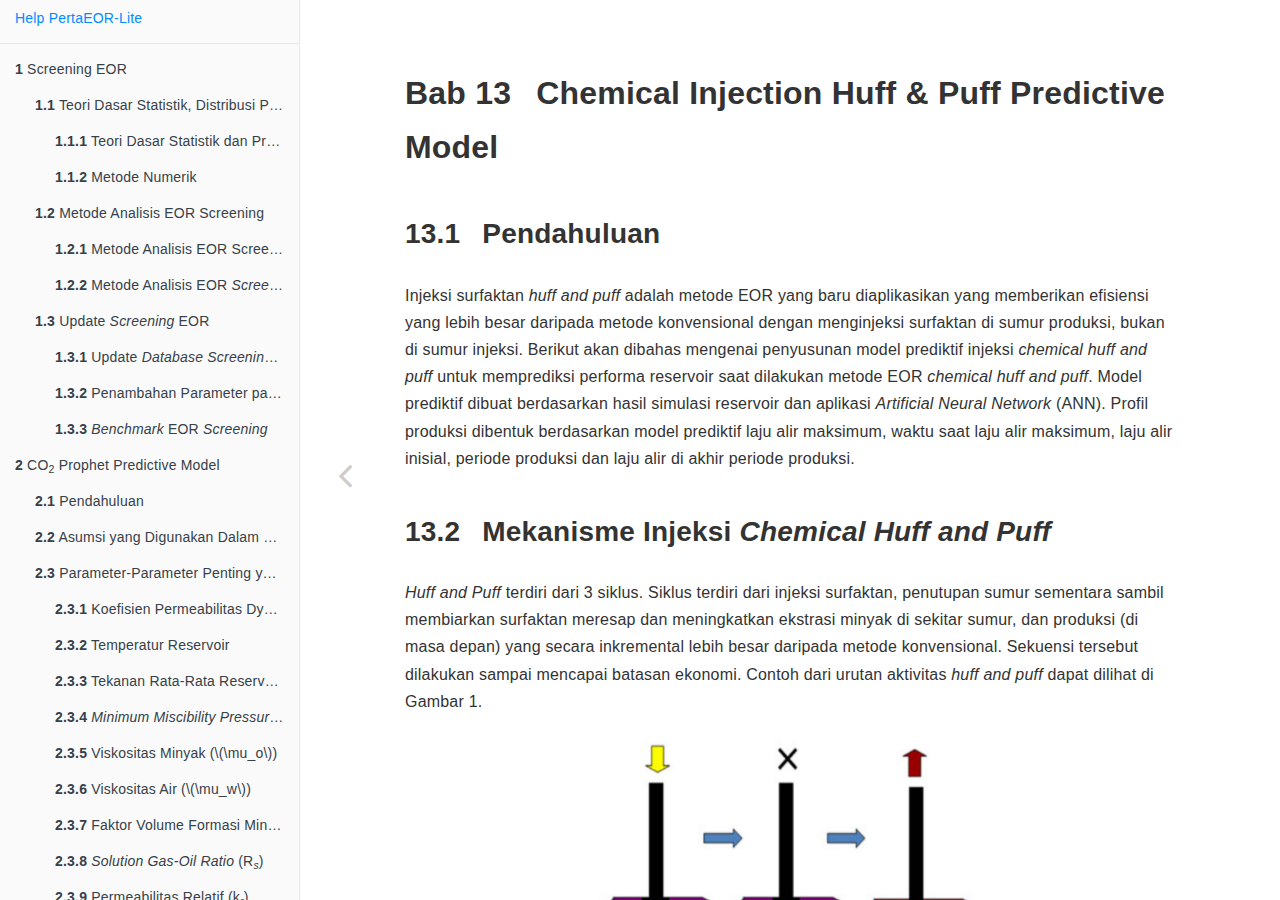
<file: docs/12-chemicalhnp.html>
<!DOCTYPE html>
<html lang="" xml:lang="">
<head>

  <meta charset="utf-8" />
  <meta http-equiv="X-UA-Compatible" content="IE=edge" />
  <title>Bab 13 Chemical Injection Huff &amp; Puff Predictive Model | Technical Guide PertaEOR-Lite</title>
  <meta name="description" content="Bab 13 Chemical Injection Huff &amp; Puff Predictive Model | Technical Guide PertaEOR-Lite" />
  <meta name="generator" content="bookdown 0.21 and GitBook 2.6.7" />

  <meta property="og:title" content="Bab 13 Chemical Injection Huff &amp; Puff Predictive Model | Technical Guide PertaEOR-Lite" />
  <meta property="og:type" content="book" />
  
  <meta property="og:image" content="images/PertaEOR.png" />
  
  

  <meta name="twitter:card" content="summary" />
  <meta name="twitter:title" content="Bab 13 Chemical Injection Huff &amp; Puff Predictive Model | Technical Guide PertaEOR-Lite" />
  
  
  <meta name="twitter:image" content="images/PertaEOR.png" />

<meta name="author" content="PT LAPI ITB &amp; PERTAMINA INV" />


<meta name="date" content="2021-03-14" />

  <meta name="viewport" content="width=device-width, initial-scale=1" />
  <meta name="apple-mobile-web-app-capable" content="yes" />
  <meta name="apple-mobile-web-app-status-bar-style" content="black" />
  
  
<link rel="prev" href="11-co2hnp.html"/>

<script src="libs/jquery-2.2.3/jquery.min.js"></script>
<link href="libs/gitbook-2.6.7/css/style.css" rel="stylesheet" />
<link href="libs/gitbook-2.6.7/css/plugin-table.css" rel="stylesheet" />
<link href="libs/gitbook-2.6.7/css/plugin-bookdown.css" rel="stylesheet" />
<link href="libs/gitbook-2.6.7/css/plugin-highlight.css" rel="stylesheet" />
<link href="libs/gitbook-2.6.7/css/plugin-search.css" rel="stylesheet" />
<link href="libs/gitbook-2.6.7/css/plugin-fontsettings.css" rel="stylesheet" />
<link href="libs/gitbook-2.6.7/css/plugin-clipboard.css" rel="stylesheet" />









<script src="libs/accessible-code-block-0.0.1/empty-anchor.js"></script>



<link rel="stylesheet" href="style.css" type="text/css" />
</head>

<body>



  <div class="book without-animation with-summary font-size-2 font-family-1" data-basepath=".">

    <div class="book-summary">
      <nav role="navigation">

<ul class="summary">
<li><a href="./">Help PertaEOR-Lite</a></li>

<li class="divider"></li>
<li class="chapter" data-level="1" data-path="00-screening.html"><a href="00-screening.html"><i class="fa fa-check"></i><b>1</b> Screening EOR</a><ul>
<li class="chapter" data-level="1.1" data-path="00-screening.html"><a href="00-screening.html#teori-dasar-statistik-distribusi-probabilitas-dan-metode-numerik"><i class="fa fa-check"></i><b>1.1</b> Teori Dasar Statistik, Distribusi Probabilitas, dan Metode Numerik</a><ul>
<li class="chapter" data-level="1.1.1" data-path="00-screening.html"><a href="00-screening.html#teori-dasar-statistik-dan-probabilitas"><i class="fa fa-check"></i><b>1.1.1</b> Teori Dasar Statistik dan Probabilitas</a></li>
<li class="chapter" data-level="1.1.2" data-path="00-screening.html"><a href="00-screening.html#metode-numerik"><i class="fa fa-check"></i><b>1.1.2</b> Metode Numerik</a></li>
</ul></li>
<li class="chapter" data-level="1.2" data-path="00-screening.html"><a href="00-screening.html#metode-analisis-eor-screening"><i class="fa fa-check"></i><b>1.2</b> Metode Analisis EOR Screening</a><ul>
<li class="chapter" data-level="1.2.1" data-path="00-screening.html"><a href="00-screening.html#metode-analisis-eor-screening-untuk-input-data-single-value"><i class="fa fa-check"></i><b>1.2.1</b> Metode Analisis EOR Screening Untuk <em>Input</em> Data <em>Single-Value</em></a></li>
<li class="chapter" data-level="1.2.2" data-path="00-screening.html"><a href="00-screening.html#metode-analisis-eor-screening-untuk-input-data-distribusi"><i class="fa fa-check"></i><b>1.2.2</b> Metode Analisis EOR <em>Screening</em> Untuk <em>Input</em> Data Distribusi</a></li>
</ul></li>
<li class="chapter" data-level="1.3" data-path="00-screening.html"><a href="00-screening.html#update-screening-eor"><i class="fa fa-check"></i><b>1.3</b> Update <em>Screening</em> EOR</a><ul>
<li class="chapter" data-level="1.3.1" data-path="00-screening.html"><a href="00-screening.html#update-database-screening-eor"><i class="fa fa-check"></i><b>1.3.1</b> Update <em>Database</em> <em>Screening</em> EOR</a></li>
<li class="chapter" data-level="1.3.2" data-path="00-screening.html"><a href="00-screening.html#penambahan-parameter-pada-screening-eor"><i class="fa fa-check"></i><b>1.3.2</b> Penambahan Parameter pada <em>Screening</em> EOR</a></li>
<li class="chapter" data-level="1.3.3" data-path="00-screening.html"><a href="00-screening.html#benchmark-eor-screening"><i class="fa fa-check"></i><b>1.3.3</b> <em>Benchmark</em> EOR <em>Screening</em></a></li>
</ul></li>
</ul></li>
<li class="chapter" data-level="2" data-path="01-prophet.html"><a href="01-prophet.html"><i class="fa fa-check"></i><b>2</b> CO<sub>2</sub> Prophet Predictive Model</a><ul>
<li class="chapter" data-level="2.1" data-path="01-prophet.html"><a href="01-prophet.html#pendahuluan"><i class="fa fa-check"></i><b>2.1</b> Pendahuluan</a></li>
<li class="chapter" data-level="2.2" data-path="01-prophet.html"><a href="01-prophet.html#asumsi-yang-digunakan-dalam-model"><i class="fa fa-check"></i><b>2.2</b> Asumsi yang Digunakan Dalam Model</a></li>
<li class="chapter" data-level="2.3" data-path="01-prophet.html"><a href="01-prophet.html#parameter-parameter-penting-yang-digunakan-dalam-model"><i class="fa fa-check"></i><b>2.3</b> Parameter-Parameter Penting yang Digunakan Dalam Model</a><ul>
<li class="chapter" data-level="2.3.1" data-path="01-prophet.html"><a href="01-prophet.html#koefisien-permeabilitas-dykstra-parsons"><i class="fa fa-check"></i><b>2.3.1</b> Koefisien Permeabilitas Dykstra-Parsons</a></li>
<li class="chapter" data-level="2.3.2" data-path="01-prophet.html"><a href="01-prophet.html#temperatur-reservoir"><i class="fa fa-check"></i><b>2.3.2</b> Temperatur Reservoir</a></li>
<li class="chapter" data-level="2.3.3" data-path="01-prophet.html"><a href="01-prophet.html#tekanan-rata-rata-reservoir-average-reservoir-pressure"><i class="fa fa-check"></i><b>2.3.3</b> Tekanan Rata-Rata Reservoir (<em>Average Reservoir Pressure</em>)</a></li>
<li class="chapter" data-level="2.3.4" data-path="01-prophet.html"><a href="01-prophet.html#minimum-miscibility-pressure-mmp"><i class="fa fa-check"></i><b>2.3.4</b> <em>Minimum Miscibility Pressure (MMP)</em></a></li>
<li class="chapter" data-level="2.3.5" data-path="01-prophet.html"><a href="01-prophet.html#viskositas-minyak-mu_o"><i class="fa fa-check"></i><b>2.3.5</b> Viskositas Minyak (<span class="math inline">\(\mu_o\)</span>)</a></li>
<li class="chapter" data-level="2.3.6" data-path="01-prophet.html"><a href="01-prophet.html#viskositas-air-mu_w"><i class="fa fa-check"></i><b>2.3.6</b> Viskositas Air (<span class="math inline">\(\mu_w\)</span>)</a></li>
<li class="chapter" data-level="2.3.7" data-path="01-prophet.html"><a href="01-prophet.html#faktor-volume-formasi-minyak-bo"><i class="fa fa-check"></i><b>2.3.7</b> Faktor Volume Formasi Minyak (B<sub><em>o</em></sub>)</a></li>
<li class="chapter" data-level="2.3.8" data-path="01-prophet.html"><a href="01-prophet.html#solution-gas-oil-ratio-rs"><i class="fa fa-check"></i><b>2.3.8</b> <em>Solution Gas-Oil Ratio</em> (R<sub><em>s</em></sub>)</a></li>
<li class="chapter" data-level="2.3.9" data-path="01-prophet.html"><a href="01-prophet.html#permeabilitas-relatif-kr"><i class="fa fa-check"></i><b>2.3.9</b> Permeabilitas Relatif (k<sub><em>r</em></sub>)</a></li>
<li class="chapter" data-level="2.3.10" data-path="01-prophet.html"><a href="01-prophet.html#waterco2-injection-ratio"><i class="fa fa-check"></i><b>2.3.10</b> <em>Water/CO<sub>2</sub> Injection Ratio</em></a></li>
<li class="chapter" data-level="2.3.11" data-path="01-prophet.html"><a href="01-prophet.html#mixing-parameter-omega"><i class="fa fa-check"></i><b>2.3.11</b> <em>Mixing Parameter (<span class="math inline">\(\omega\)</span>)</em></a></li>
</ul></li>
<li class="chapter" data-level="2.4" data-path="01-prophet.html"><a href="01-prophet.html#tiga-kondisi-aliran-fluida"><i class="fa fa-check"></i><b>2.4</b> Tiga Kondisi Aliran Fluida</a><ul>
<li class="chapter" data-level="2.4.1" data-path="01-prophet.html"><a href="01-prophet.html#immiscible-flow"><i class="fa fa-check"></i><b>2.4.1</b> <em>Immiscible Flow</em></a></li>
<li class="chapter" data-level="2.4.2" data-path="01-prophet.html"><a href="01-prophet.html#miscible-flow"><i class="fa fa-check"></i><b>2.4.2</b> <em>Miscible Flow</em></a></li>
<li class="chapter" data-level="2.4.3" data-path="01-prophet.html"><a href="01-prophet.html#partially-miscible-flow"><i class="fa fa-check"></i><b>2.4.3</b> <em>Partially Miscible Flow</em></a></li>
</ul></li>
<li class="chapter" data-level="2.5" data-path="01-prophet.html"><a href="01-prophet.html#hasil-perhitungan-dan-tampilan-perangkat-lunak"><i class="fa fa-check"></i><b>2.5</b> Hasil Perhitungan dan Tampilan Perangkat Lunak</a></li>
</ul></li>
<li class="chapter" data-level="3" data-path="02-waterflood.html"><a href="02-waterflood.html"><i class="fa fa-check"></i><b>3</b> Waterflood Predictive Model</a><ul>
<li class="chapter" data-level="3.1" data-path="02-waterflood.html"><a href="02-waterflood.html#pendahuluan-1"><i class="fa fa-check"></i><b>3.1</b> Pendahuluan</a></li>
<li class="chapter" data-level="3.2" data-path="02-waterflood.html"><a href="02-waterflood.html#teori-frontal-displacement-untuk-waterflooding"><i class="fa fa-check"></i><b>3.2</b> Teori <em>Frontal Displacement</em> Untuk <em>Waterflooding</em></a><ul>
<li class="chapter" data-level="3.2.1" data-path="02-waterflood.html"><a href="02-waterflood.html#teori-fractional-flow-untuk-waterflooding"><i class="fa fa-check"></i><b>3.2.1</b> Teori <em>Fractional Flow</em> Untuk <em>Waterflooding</em></a></li>
<li class="chapter" data-level="3.2.2" data-path="02-waterflood.html"><a href="02-waterflood.html#teori-frontal-advance-untuk-waterflooding"><i class="fa fa-check"></i><b>3.2.2</b> Teori <em>Frontal Advance</em> Untuk <em>Waterflooding</em></a></li>
<li class="chapter" data-level="3.2.3" data-path="02-waterflood.html"><a href="02-waterflood.html#penentuan-parameter-left-fracpartial-f_wpartial-s_w-right_s_w-dan-saturasi-air-rata-rata-reservoir-bar-s_w"><i class="fa fa-check"></i><b>3.2.3</b> Penentuan parameter <span class="math inline">\(\left( \frac{\partial f_w}{\partial S_w} \right)_{S_w}\)</span> dan Saturasi Air Rata-Rata Reservoir (<span class="math inline">\(\bar S_w\)</span>)</a></li>
</ul></li>
<li class="chapter" data-level="3.3" data-path="02-waterflood.html"><a href="02-waterflood.html#penentuan-parameter-efisiensi-waterflooding"><i class="fa fa-check"></i><b>3.3</b> Penentuan Parameter Efisiensi <em>Waterflooding</em></a><ul>
<li class="chapter" data-level="3.3.1" data-path="02-waterflood.html"><a href="02-waterflood.html#displacement-efficiency-ed"><i class="fa fa-check"></i><b>3.3.1</b> <em>Displacement Efficiency</em> (E<sub>D</sub>)</a></li>
<li class="chapter" data-level="3.3.2" data-path="02-waterflood.html"><a href="02-waterflood.html#areal-sweep-efficiency-ea"><i class="fa fa-check"></i><b>3.3.2</b> <em>Areal Sweep Efficiency</em> (E<sub>A</sub>)</a></li>
<li class="chapter" data-level="3.3.3" data-path="02-waterflood.html"><a href="02-waterflood.html#vertical-sweep-efficiency-ev"><i class="fa fa-check"></i><b>3.3.3</b> <em>Vertical Sweep Efficiency</em> (E<sub>V</sub>)</a></li>
</ul></li>
<li class="chapter" data-level="3.4" data-path="02-waterflood.html"><a href="02-waterflood.html#persamaan-persamaan-yang-digunakan-dalam-prediksi-performa-waterflooding"><i class="fa fa-check"></i><b>3.4</b> Persamaan-Persamaan yang Digunakan Dalam Prediksi Performa <em>Waterflooding</em></a></li>
<li class="chapter" data-level="3.5" data-path="02-waterflood.html"><a href="02-waterflood.html#persamaan-persamaan-dasar-dan-nilai-default-yang-digunakan-dalam-predictive-model"><i class="fa fa-check"></i><b>3.5</b> Persamaan-Persamaan Dasar dan Nilai <em>Default</em> yang Digunakan Dalam <em>Predictive Model</em></a><ul>
<li class="chapter" data-level="3.5.1" data-path="02-waterflood.html"><a href="02-waterflood.html#viskositas-minyak"><i class="fa fa-check"></i><b>3.5.1</b> Viskositas Minyak</a></li>
<li class="chapter" data-level="3.5.2" data-path="02-waterflood.html"><a href="02-waterflood.html#solution-gas-oil-ratio"><i class="fa fa-check"></i><b>3.5.2</b> <em>SolUtion Gas-Oil Ratio</em></a></li>
<li class="chapter" data-level="3.5.3" data-path="02-waterflood.html"><a href="02-waterflood.html#faktor-volume-formasi-minyak"><i class="fa fa-check"></i><b>3.5.3</b> Faktor Volume Formasi Minyak</a></li>
<li class="chapter" data-level="3.5.4" data-path="02-waterflood.html"><a href="02-waterflood.html#permeabilitas-relatif"><i class="fa fa-check"></i><b>3.5.4</b> Permeabilitas Relatif</a></li>
<li class="chapter" data-level="3.5.5" data-path="02-waterflood.html"><a href="02-waterflood.html#nilai-default-parameter-yang-digunakan-dalam-model"><i class="fa fa-check"></i><b>3.5.5</b> Nilai <em>Default</em> Parameter yang Digunakan Dalam Model</a></li>
</ul></li>
</ul></li>
<li class="chapter" data-level="4" data-path="03-chemical.html"><a href="03-chemical.html"><i class="fa fa-check"></i><b>4</b> Chemical Flood Predictive Model</a><ul>
<li class="chapter" data-level="4.1" data-path="03-chemical.html"><a href="03-chemical.html#pendahuluan-2"><i class="fa fa-check"></i><b>4.1</b> Pendahuluan</a></li>
<li class="chapter" data-level="4.2" data-path="03-chemical.html"><a href="03-chemical.html#tinjauan-sifat-fisis-dan-mekanisme-kerja-dari-surfaktan-dan-alkali"><i class="fa fa-check"></i><b>4.2</b> Tinjauan Sifat Fisis dan Mekanisme Kerja Dari Surfaktan dan Alkali</a><ul>
<li class="chapter" data-level="4.2.1" data-path="03-chemical.html"><a href="03-chemical.html#sifat-fisis-dan-mekanisme-kerja-surfaktan"><i class="fa fa-check"></i><b>4.2.1</b> Sifat Fisis dan Mekanisme Kerja Surfaktan</a></li>
<li class="chapter" data-level="4.2.2" data-path="03-chemical.html"><a href="03-chemical.html#sifat-fisis-dan-mekanisme-kerja-alkali"><i class="fa fa-check"></i><b>4.2.2</b> Sifat Fisis dan Mekanisme Kerja Alkali</a></li>
</ul></li>
<li class="chapter" data-level="4.3" data-path="03-chemical.html"><a href="03-chemical.html#mekanisme-proses-injeksi-kimia"><i class="fa fa-check"></i><b>4.3</b> Mekanisme Proses Injeksi Kimia</a></li>
<li class="chapter" data-level="4.4" data-path="03-chemical.html"><a href="03-chemical.html#asumsi-dan-batasan-dalam-predictive-model"><i class="fa fa-check"></i><b>4.4</b> Asumsi dan Batasan Dalam <em>Predictive Model</em></a></li>
<li class="chapter" data-level="4.5" data-path="03-chemical.html"><a href="03-chemical.html#konsep-dan-algoritma-yang-digunakan-dalam-predictive-model"><i class="fa fa-check"></i><b>4.5</b> Konsep dan Algoritma yang Digunakan Dalam <em>Predictive Model</em></a><ul>
<li class="chapter" data-level="4.5.1" data-path="03-chemical.html"><a href="03-chemical.html#perhitungan-target-oil"><i class="fa fa-check"></i><b>4.5.1</b> Perhitungan <em>Target Oil</em></a></li>
</ul></li>
<li class="chapter" data-level="4.6" data-path="03-chemical.html"><a href="03-chemical.html#laju-alir-dan-bilangan-kapiler"><i class="fa fa-check"></i><b>4.6</b> Laju Alir dan Bilangan Kapiler</a><ul>
<li class="chapter" data-level="4.6.1" data-path="03-chemical.html"><a href="03-chemical.html#surfactant-retention-pada-batuan-sandstone"><i class="fa fa-check"></i><b>4.6.1</b> <em>Surfactant Retention</em> Pada Batuan <em>Sandstone</em></a></li>
<li class="chapter" data-level="4.6.2" data-path="03-chemical.html"><a href="03-chemical.html#perhitungan-oil-recovery"><i class="fa fa-check"></i><b>4.6.2</b> Perhitungan <em>Oil Recovery</em></a></li>
<li class="chapter" data-level="4.6.3" data-path="03-chemical.html"><a href="03-chemical.html#karakteristik-produksi-minyak-dan-koreksi-terhadap-crossflow"><i class="fa fa-check"></i><b>4.6.3</b> Karakteristik Produksi Minyak dan Koreksi Terhadap <em>Crossflow</em></a></li>
<li class="chapter" data-level="4.6.4" data-path="03-chemical.html"><a href="03-chemical.html#karakteristik-injeksi-kimia"><i class="fa fa-check"></i><b>4.6.4</b> Karakteristik Injeksi Kimia</a></li>
<li class="chapter" data-level="4.6.5" data-path="03-chemical.html"><a href="03-chemical.html#modifikasi-predictive-model-untuk-caustic-dan-caustic-polymer-flood"><i class="fa fa-check"></i><b>4.6.5</b> Modifikasi <em>Predictive Model</em> Untuk <em>Caustic</em> dan <em>Caustic-Polymer Flood</em></a></li>
</ul></li>
<li class="chapter" data-level="4.7" data-path="03-chemical.html"><a href="03-chemical.html#persamaan-persamaan-dasar-dan-nilai-default-yang-digunakan-dalam-model"><i class="fa fa-check"></i><b>4.7</b> Persamaan-Persamaan Dasar dan Nilai <em>Default</em> yang Digunakan Dalam Model</a><ul>
<li class="chapter" data-level="4.7.1" data-path="03-chemical.html"><a href="03-chemical.html#viskositas-minyak-1"><i class="fa fa-check"></i><b>4.7.1</b> Viskositas Minyak</a></li>
<li class="chapter" data-level="4.7.2" data-path="03-chemical.html"><a href="03-chemical.html#solution-gas-oil-ratio-1"><i class="fa fa-check"></i><b>4.7.2</b> <em>Solution Gas-Oil Ratio</em></a></li>
<li class="chapter" data-level="4.7.3" data-path="03-chemical.html"><a href="03-chemical.html#faktor-volume-formasi-minyak-1"><i class="fa fa-check"></i><b>4.7.3</b> Faktor Volume Formasi Minyak</a></li>
<li class="chapter" data-level="4.7.4" data-path="03-chemical.html"><a href="03-chemical.html#permeabilitas-relatif-dan-fraksi-aliran-air"><i class="fa fa-check"></i><b>4.7.4</b> Permeabilitas Relatif dan Fraksi Aliran Air</a></li>
<li class="chapter" data-level="4.7.5" data-path="03-chemical.html"><a href="03-chemical.html#nilai-default-yang-dignakan-dalam-predictive-model"><i class="fa fa-check"></i><b>4.7.5</b> Nilai <em>Default</em> yang Dignakan Dalam <em>Predictive Model</em></a></li>
</ul></li>
<li class="chapter" data-level="4.8" data-path="03-chemical.html"><a href="03-chemical.html#penambahan-jenis-pattern-pada-injeksi-kimia"><i class="fa fa-check"></i><b>4.8</b> Penambahan Jenis <em>Pattern</em> pada Injeksi Kimia</a><ul>
<li class="chapter" data-level="4.8.1" data-path="03-chemical.html"><a href="03-chemical.html#injeksi-kimia"><i class="fa fa-check"></i><b>4.8.1</b> Injeksi Kimia</a></li>
<li class="chapter" data-level="4.8.2" data-path="03-chemical.html"><a href="03-chemical.html#penentuan-pola-sumur-injeksi"><i class="fa fa-check"></i><b>4.8.2</b> Penentuan Pola Sumur Injeksi</a></li>
<li class="chapter" data-level="4.8.3" data-path="03-chemical.html"><a href="03-chemical.html#sejarah-injeksi-kimia"><i class="fa fa-check"></i><b>4.8.3</b> Sejarah Injeksi Kimia</a></li>
<li class="chapter" data-level="4.8.4" data-path="03-chemical.html"><a href="03-chemical.html#derivasi-persamaan-model-pattern-injeksi-kimia"><i class="fa fa-check"></i><b>4.8.4</b> Derivasi Persamaan Model <em>Pattern</em> Injeksi Kimia</a></li>
<li class="chapter" data-level="4.8.5" data-path="03-chemical.html"><a href="03-chemical.html#simulasi-sintetik-injeksi-kimia"><i class="fa fa-check"></i><b>4.8.5</b> Simulasi Sintetik Injeksi Kimia</a></li>
</ul></li>
</ul></li>
<li class="chapter" data-level="5" data-path="04-polymer.html"><a href="04-polymer.html"><i class="fa fa-check"></i><b>5</b> Polymer Predictive Model</a><ul>
<li class="chapter" data-level="5.1" data-path="04-polymer.html"><a href="04-polymer.html#pendahuluan-3"><i class="fa fa-check"></i><b>5.1</b> Pendahuluan</a></li>
<li class="chapter" data-level="5.2" data-path="04-polymer.html"><a href="04-polymer.html#teori-fractional-flow"><i class="fa fa-check"></i><b>5.2</b> Teori <em>Fractional Flow</em></a><ul>
<li class="chapter" data-level="5.2.1" data-path="04-polymer.html"><a href="04-polymer.html#penentuan-nilai-saturasi-air-rata-rata-di-reservoir-selama-periode-injeksi-polimer"><i class="fa fa-check"></i><b>5.2.1</b> Penentuan Nilai Saturasi Air Rata-Rata di Reservoir Selama Periode Injeksi Polimer</a></li>
<li class="chapter" data-level="5.2.2" data-path="04-polymer.html"><a href="04-polymer.html#rangkuman-persamaan-persamaan-yang-digunakan-dalam-teori-fractional-flow"><i class="fa fa-check"></i><b>5.2.2</b> Rangkuman Persamaan-Persamaan yang Digunakan Dalam Teori <em>Fractional Flow</em></a></li>
</ul></li>
<li class="chapter" data-level="5.3" data-path="04-polymer.html"><a href="04-polymer.html#metode-perhitungan-areal-dan-vertical-sweep-efficiency-menggunakan-pendekatan-streamtube"><i class="fa fa-check"></i><b>5.3</b> Metode Perhitungan <em>Areal</em> dan <em>Vertical Sweep Efficiency</em> Menggunakan Pendekatan <em>Streamtube</em></a></li>
<li class="chapter" data-level="5.4" data-path="04-polymer.html"><a href="04-polymer.html#perhitungan-injectivity"><i class="fa fa-check"></i><b>5.4</b> Perhitungan <em>Injectivity</em></a></li>
<li class="chapter" data-level="5.5" data-path="04-polymer.html"><a href="04-polymer.html#penentuan-nilai-permeabilitas-di-setiap-lapisan-reservoir"><i class="fa fa-check"></i><b>5.5</b> Penentuan Nilai Permeabilitas di Setiap Lapisan Reservoir</a></li>
<li class="chapter" data-level="5.6" data-path="04-polymer.html"><a href="04-polymer.html#koreksi-terhadap-pengaruh-slug-polimer"><i class="fa fa-check"></i><b>5.6</b> Koreksi Terhadap Pengaruh <em>Slug</em> Polimer</a></li>
<li class="chapter" data-level="5.7" data-path="04-polymer.html"><a href="04-polymer.html#pengaruh-sifat-fisis-larutan-polimer-terhadap-performa-injeksi-polimer"><i class="fa fa-check"></i><b>5.7</b> Pengaruh Sifat Fisis Larutan Polimer Terhadap Performa Injeksi Polimer</a><ul>
<li class="chapter" data-level="5.7.1" data-path="04-polymer.html"><a href="04-polymer.html#efek-pengurangan-permeabilitas-untuk-fasa-aqueous"><i class="fa fa-check"></i><b>5.7.1</b> Efek Pengurangan Permeabilitas Untuk Fasa <em>Aqueous</em></a></li>
<li class="chapter" data-level="5.7.2" data-path="04-polymer.html"><a href="04-polymer.html#efek-aliran-non-newtonian-larutan-polimer-di-daerah-sekitar-sumur-injeksi"><i class="fa fa-check"></i><b>5.7.2</b> Efek Aliran <em>Non-Newtonian</em> Larutan Polimer di Daerah Sekitar Sumur Injeksi</a></li>
</ul></li>
<li class="chapter" data-level="5.8" data-path="04-polymer.html"><a href="04-polymer.html#persamaan-persamaan-dasar-yang-digunakan-dalam-predictive-model"><i class="fa fa-check"></i><b>5.8</b> Persamaan-Persamaan Dasar yang Digunakan Dalam <em>Predictive Model</em></a><ul>
<li class="chapter" data-level="5.8.1" data-path="04-polymer.html"><a href="04-polymer.html#viskositas-minyak-2"><i class="fa fa-check"></i><b>5.8.1</b> Viskositas Minyak</a></li>
<li class="chapter" data-level="5.8.2" data-path="04-polymer.html"><a href="04-polymer.html#solution-gas-oil-ratio-2"><i class="fa fa-check"></i><b>5.8.2</b> <em>Solution Gas-Oil Ratio</em></a></li>
<li class="chapter" data-level="5.8.3" data-path="04-polymer.html"><a href="04-polymer.html#faktor-volume-formasi-minyak-2"><i class="fa fa-check"></i><b>5.8.3</b> Faktor Volume Formasi Minyak</a></li>
<li class="chapter" data-level="5.8.4" data-path="04-polymer.html"><a href="04-polymer.html#faktor-volume-formasi-air"><i class="fa fa-check"></i><b>5.8.4</b> Faktor Volume Formasi Air</a></li>
<li class="chapter" data-level="5.8.5" data-path="04-polymer.html"><a href="04-polymer.html#permeabilitas-relatf-dan-fraksi-aliran-air"><i class="fa fa-check"></i><b>5.8.5</b> Permeabilitas Relatf dan Fraksi Aliran Air</a></li>
<li class="chapter" data-level="5.8.6" data-path="04-polymer.html"><a href="04-polymer.html#persamaan-persamaan-dasar-dan-nilai-default-yang-digunakan"><i class="fa fa-check"></i><b>5.8.6</b> Persamaan-Persamaan Dasar dan Nilai <em>Default</em> yang Digunakan</a></li>
</ul></li>
</ul></li>
<li class="chapter" data-level="6" data-path="05-co2miscible.html"><a href="05-co2miscible.html"><i class="fa fa-check"></i><b>6</b> CO<sub>2</sub> Miscible Predictive Model</a><ul>
<li class="chapter" data-level="6.1" data-path="05-co2miscible.html"><a href="05-co2miscible.html#pendahuluan-4"><i class="fa fa-check"></i><b>6.1</b> Pendahuluan</a><ul>
<li class="chapter" data-level="6.1.1" data-path="05-co2miscible.html"><a href="05-co2miscible.html#kondisi-pvt"><i class="fa fa-check"></i><b>6.1.1</b> Kondisi PVT</a></li>
<li class="chapter" data-level="6.1.2" data-path="05-co2miscible.html"><a href="05-co2miscible.html#wettability"><i class="fa fa-check"></i><b>6.1.2</b> Wettability</a></li>
<li class="chapter" data-level="6.1.3" data-path="05-co2miscible.html"><a href="05-co2miscible.html#keuntungan-dan-kerugian-melakukan-injeksi-co2"><i class="fa fa-check"></i><b>6.1.3</b> Keuntungan dan Kerugian Melakukan Injeksi CO<sub>2</sub></a></li>
</ul></li>
<li class="chapter" data-level="6.2" data-path="05-co2miscible.html"><a href="05-co2miscible.html#miscible-co2-predictive-model"><i class="fa fa-check"></i><b>6.2</b> <em>Miscible CO<sub>2</sub> Predictive Model</em></a><ul>
<li class="chapter" data-level="6.2.1" data-path="05-co2miscible.html"><a href="05-co2miscible.html#sifat-sifat-fisik-fluida"><i class="fa fa-check"></i><b>6.2.1</b> Sifat-Sifat Fisik Fluida</a></li>
<li class="chapter" data-level="6.2.2" data-path="05-co2miscible.html"><a href="05-co2miscible.html#fractional-flow-model"><i class="fa fa-check"></i><b>6.2.2</b> <em>Fractional Flow</em> Model</a></li>
<li class="chapter" data-level="6.2.3" data-path="05-co2miscible.html"><a href="05-co2miscible.html#parameter-parameter-performa-miscible-co2"><i class="fa fa-check"></i><b>6.2.3</b> Parameter-Parameter Performa <em>Miscible</em> CO<sub>2</sub></a></li>
</ul></li>
</ul></li>
<li class="chapter" data-level="7" data-path="06-co2immiscible.html"><a href="06-co2immiscible.html"><i class="fa fa-check"></i><b>7</b> CO<sub>2</sub> Immiscible Predictive Model</a><ul>
<li class="chapter" data-level="7.1" data-path="06-co2immiscible.html"><a href="06-co2immiscible.html#pendahuluan-5"><i class="fa fa-check"></i><b>7.1</b> Pendahuluan</a><ul>
<li class="chapter" data-level="7.1.1" data-path="06-co2immiscible.html"><a href="06-co2immiscible.html#mekanisme-pendesakan-secara-immiscible"><i class="fa fa-check"></i><b>7.1.1</b> Mekanisme Pendesakan Secara <em>Immiscible</em></a></li>
</ul></li>
<li class="chapter" data-level="7.2" data-path="06-co2immiscible.html"><a href="06-co2immiscible.html#immiscible-co2-predictive-model"><i class="fa fa-check"></i><b>7.2</b> <em>Immiscible</em> CO<sub>2</sub> <em>Predictive Model</em></a><ul>
<li class="chapter" data-level="7.2.1" data-path="06-co2immiscible.html"><a href="06-co2immiscible.html#sifat-sifat-fisik-fluida-1"><i class="fa fa-check"></i><b>7.2.1</b> Sifat-Sifat Fisik Fluida</a></li>
<li class="chapter" data-level="7.2.2" data-path="06-co2immiscible.html"><a href="06-co2immiscible.html#fractional-flow-model-1"><i class="fa fa-check"></i><b>7.2.2</b> <em>Fractional Flow Model</em></a></li>
<li class="chapter" data-level="7.2.3" data-path="06-co2immiscible.html"><a href="06-co2immiscible.html#material-balance-equation"><i class="fa fa-check"></i><b>7.2.3</b> <em>Material Balance Equation</em></a></li>
<li class="chapter" data-level="7.2.4" data-path="06-co2immiscible.html"><a href="06-co2immiscible.html#parameter-parameter-performa-immiscible-co2"><i class="fa fa-check"></i><b>7.2.4</b> Parameter-Parameter Performa <em>Immiscible</em> CO<sub>2</sub></a></li>
</ul></li>
</ul></li>
<li class="chapter" data-level="8" data-path="07-steam.html"><a href="07-steam.html"><i class="fa fa-check"></i><b>8</b> Steamflood Predictive Model</a><ul>
<li class="chapter" data-level="8.1" data-path="07-steam.html"><a href="07-steam.html#pendahuluan-6"><i class="fa fa-check"></i><b>8.1</b> Pendahuluan</a></li>
<li class="chapter" data-level="8.2" data-path="07-steam.html"><a href="07-steam.html#fenomena-heat-loss"><i class="fa fa-check"></i><b>8.2</b> Fenomena <em>Heat Loss</em></a><ul>
<li class="chapter" data-level="8.2.1" data-path="07-steam.html"><a href="07-steam.html#fenomena-heat-loss-di-pipa-permukaan"><i class="fa fa-check"></i><b>8.2.1</b> Fenomena <em>Heat Loss</em> di Pipa Permukaan</a></li>
<li class="chapter" data-level="8.2.2" data-path="07-steam.html"><a href="07-steam.html#fenomena-heat-loss-di-sumur-injeksi"><i class="fa fa-check"></i><b>8.2.2</b> Fenomena <em>Heat Loss</em> di Sumur Injeksi</a></li>
</ul></li>
<li class="chapter" data-level="8.3" data-path="07-steam.html"><a href="07-steam.html#perhitungan-sejumlah-parameter-penting-yang-digunakan-dalam-predictive-model"><i class="fa fa-check"></i><b>8.3</b> Perhitungan Sejumlah Parameter Penting yang Digunakan Dalam <em>Predictive Model</em></a><ul>
<li class="chapter" data-level="8.3.1" data-path="07-steam.html"><a href="07-steam.html#permeabilitas-relatif-tiga-fasa"><i class="fa fa-check"></i><b>8.3.1</b> Permeabilitas Relatif Tiga Fasa</a></li>
<li class="chapter" data-level="8.3.2" data-path="07-steam.html"><a href="07-steam.html#pembagian-daerah-reservoir"><i class="fa fa-check"></i><b>8.3.2</b> Pembagian Daerah Reservoir</a></li>
<li class="chapter" data-level="8.3.3" data-path="07-steam.html"><a href="07-steam.html#initial-injectivity-index"><i class="fa fa-check"></i><b>8.3.3</b> <em>Initial Injectivity Index</em></a></li>
<li class="chapter" data-level="8.3.4" data-path="07-steam.html"><a href="07-steam.html#viskositas-fluida"><i class="fa fa-check"></i><b>8.3.4</b> Viskositas Fluida</a></li>
<li class="chapter" data-level="8.3.5" data-path="07-steam.html"><a href="07-steam.html#solution-gas-oil-ratio-4"><i class="fa fa-check"></i><b>8.3.5</b> <em>Solution Gas-Oil Ratio</em></a></li>
<li class="chapter" data-level="8.3.6" data-path="07-steam.html"><a href="07-steam.html#faktor-volume-formasi-minyak-4"><i class="fa fa-check"></i><b>8.3.6</b> Faktor Volume Formasi Minyak</a></li>
</ul></li>
<li class="chapter" data-level="8.4" data-path="07-steam.html"><a href="07-steam.html#steamflood-predictive-model-1"><i class="fa fa-check"></i><b>8.4</b> <em>Steamflood Predictive Model</em></a><ul>
<li class="chapter" data-level="8.4.1" data-path="07-steam.html"><a href="07-steam.html#metode-williams-metode-stanford-university"><i class="fa fa-check"></i><b>8.4.1</b> Metode Williams (Metode Stanford University)</a></li>
<li class="chapter" data-level="8.4.2" data-path="07-steam.html"><a href="07-steam.html#metode-jones"><i class="fa fa-check"></i><b>8.4.2</b> Metode Jones</a></li>
<li class="chapter" data-level="8.4.3" data-path="07-steam.html"><a href="07-steam.html#model-gomaa"><i class="fa fa-check"></i><b>8.4.3</b> Model Gomaa</a></li>
<li class="chapter" data-level="8.4.4" data-path="07-steam.html"><a href="07-steam.html#model-aydelotte-pope-model-intercomp"><i class="fa fa-check"></i><b>8.4.4</b> Model Aydelotte-Pope (Model Intercomp)</a></li>
</ul></li>
</ul></li>
<li class="chapter" data-level="9" data-path="08-insitu.html"><a href="08-insitu.html"><i class="fa fa-check"></i><b>9</b> In-Situ Combustion Predictive Model</a><ul>
<li class="chapter" data-level="9.1" data-path="08-insitu.html"><a href="08-insitu.html#pendahuluan-7"><i class="fa fa-check"></i><b>9.1</b> Pendahuluan</a></li>
<li class="chapter" data-level="9.2" data-path="08-insitu.html"><a href="08-insitu.html#in-situ-combustion-predictive-model-1"><i class="fa fa-check"></i><b>9.2</b> <em>In-Situ Combustion Predictive Model</em></a><ul>
<li class="chapter" data-level="9.2.1" data-path="08-insitu.html"><a href="08-insitu.html#model-brigham-et-al-untuk-dry-in-situ-combustion"><i class="fa fa-check"></i><b>9.2.1</b> Model Brigham, et al Untuk <em>Dry In-Situ Combustion</em></a></li>
<li class="chapter" data-level="9.2.2" data-path="08-insitu.html"><a href="08-insitu.html#perhitungan-parameter-parameter-penting-ynag-dgunakan-dalam-model"><i class="fa fa-check"></i><b>9.2.2</b> Perhitungan Parameter-Parameter Penting ynag Dgunakan Dalam Model</a></li>
<li class="chapter" data-level="9.2.3" data-path="08-insitu.html"><a href="08-insitu.html#viskositas-minyak-4"><i class="fa fa-check"></i><b>9.2.3</b> Viskositas Minyak</a></li>
<li class="chapter" data-level="9.2.4" data-path="08-insitu.html"><a href="08-insitu.html#parameter-parameter-performa-in-situ-combustion"><i class="fa fa-check"></i><b>9.2.4</b> Parameter-Parameter Performa <em>In-Situ Combustion</em></a></li>
</ul></li>
</ul></li>
<li class="chapter" data-level="10" data-path="09-infill.html"><a href="09-infill.html"><i class="fa fa-check"></i><b>10</b> Infill Drilling Predictive Model</a><ul>
<li class="chapter" data-level="10.1" data-path="09-infill.html"><a href="09-infill.html#pendahuluan-8"><i class="fa fa-check"></i><b>10.1</b> Pendahuluan</a></li>
<li class="chapter" data-level="10.2" data-path="09-infill.html"><a href="09-infill.html#asumsi-yang-digunakan-dalam-predictive-model"><i class="fa fa-check"></i><b>10.2</b> Asumsi yang Digunakan Dalam <em>Predictive Model</em></a></li>
<li class="chapter" data-level="10.3" data-path="09-infill.html"><a href="09-infill.html#analisis-streamtube"><i class="fa fa-check"></i><b>10.3</b> Analisis <em>Streamtube</em></a></li>
<li class="chapter" data-level="10.4" data-path="09-infill.html"><a href="09-infill.html#pemodelan-continuity-reservoir"><i class="fa fa-check"></i><b>10.4</b> Pemodelan <em>Continuity</em> Reservoir</a></li>
<li class="chapter" data-level="10.5" data-path="09-infill.html"><a href="09-infill.html#persamaan-persamaan-dasar-dan-nilai-default-yang-digunakan-dalam-predcitive-model"><i class="fa fa-check"></i><b>10.5</b> Persamaan-Persamaan Dasar dan Nilai <em>Default</em> yang Digunakan Dalam <em>Predcitive Model</em></a><ul>
<li class="chapter" data-level="10.5.1" data-path="09-infill.html"><a href="09-infill.html#viskositas-minyak-5"><i class="fa fa-check"></i><b>10.5.1</b> Viskositas Minyak</a></li>
<li class="chapter" data-level="10.5.2" data-path="09-infill.html"><a href="09-infill.html#solution-gas-oil-ratio-5"><i class="fa fa-check"></i><b>10.5.2</b> <em>Solution Gas-Oil Ratio</em></a></li>
<li class="chapter" data-level="10.5.3" data-path="09-infill.html"><a href="09-infill.html#faktor-volume-formasi-minyak-6"><i class="fa fa-check"></i><b>10.5.3</b> Faktor Volume Formasi Minyak</a></li>
<li class="chapter" data-level="10.5.4" data-path="09-infill.html"><a href="09-infill.html#permeabilitas-relatif-1"><i class="fa fa-check"></i><b>10.5.4</b> Permeabilitas Relatif</a></li>
<li class="chapter" data-level="10.5.5" data-path="09-infill.html"><a href="09-infill.html#nilai-default-yang-digunakan-dalam-predictive-model"><i class="fa fa-check"></i><b>10.5.5</b> Nilai <em>Default</em> yang Digunakan Dalam <em>Predictive Model</em></a></li>
</ul></li>
</ul></li>
<li class="chapter" data-level="11" data-path="10-hc.html"><a href="10-hc.html"><i class="fa fa-check"></i><b>11</b> Hydrocarbon Gas Injection Predictive Model</a><ul>
<li class="chapter" data-level="11.1" data-path="10-hc.html"><a href="10-hc.html#pendahuluan-9"><i class="fa fa-check"></i><b>11.1</b> Pendahuluan</a></li>
<li class="chapter" data-level="11.2" data-path="10-hc.html"><a href="10-hc.html#mekanisme-injeksi-hidrokarbon"><i class="fa fa-check"></i><b>11.2</b> Mekanisme Injeksi Hidrokarbon</a></li>
<li class="chapter" data-level="11.3" data-path="10-hc.html"><a href="10-hc.html#pembuatan-predictive-model"><i class="fa fa-check"></i><b>11.3</b> Pembuatan <em>Predictive Model</em></a></li>
</ul></li>
<li class="chapter" data-level="12" data-path="11-co2hnp.html"><a href="11-co2hnp.html"><i class="fa fa-check"></i><b>12</b> CO<sub>2</sub> Huff &amp; Puff Predictive Model</a><ul>
<li class="chapter" data-level="12.1" data-path="11-co2hnp.html"><a href="11-co2hnp.html#pendahuluan-10"><i class="fa fa-check"></i><b>12.1</b> Pendahuluan</a></li>
<li class="chapter" data-level="12.2" data-path="11-co2hnp.html"><a href="11-co2hnp.html#pembutan-predictive-model"><i class="fa fa-check"></i><b>12.2</b> Pembutan <em>Predictive Model</em></a></li>
</ul></li>
<li class="chapter" data-level="13" data-path="12-chemicalhnp.html"><a href="12-chemicalhnp.html"><i class="fa fa-check"></i><b>13</b> Chemical Injection Huff &amp; Puff Predictive Model</a><ul>
<li class="chapter" data-level="13.1" data-path="12-chemicalhnp.html"><a href="12-chemicalhnp.html#pendahuluan-11"><i class="fa fa-check"></i><b>13.1</b> Pendahuluan</a></li>
<li class="chapter" data-level="13.2" data-path="12-chemicalhnp.html"><a href="12-chemicalhnp.html#mekanisme-injeksi-chemical-huff-and-puff"><i class="fa fa-check"></i><b>13.2</b> Mekanisme Injeksi <em>Chemical Huff and Puff</em></a></li>
<li class="chapter" data-level="13.3" data-path="12-chemicalhnp.html"><a href="12-chemicalhnp.html#pembuatan-model-prediktif"><i class="fa fa-check"></i><b>13.3</b> Pembuatan Model Prediktif</a></li>
</ul></li>
</ul>

      </nav>
    </div>

    <div class="book-body">
      <div class="body-inner">
        <div class="book-header" role="navigation">
          <h1>
            <i class="fa fa-circle-o-notch fa-spin"></i><a href="./">Technical Guide PertaEOR-Lite</a>
          </h1>
        </div>

        <div class="page-wrapper" tabindex="-1" role="main">
          <div class="page-inner">

            <section class="normal" id="section-">
<div id="chemical-injection-huff-puff-predictive-model" class="section level1">
<h1><span class="header-section-number">Bab 13</span> Chemical Injection Huff &amp; Puff Predictive Model</h1>
<div id="pendahuluan-11" class="section level2">
<h2><span class="header-section-number">13.1</span> Pendahuluan</h2>
<p>Injeksi surfaktan <em>huff and puff</em> adalah metode EOR yang baru diaplikasikan yang memberikan efisiensi yang lebih besar daripada metode konvensional dengan menginjeksi surfaktan di sumur produksi, bukan di sumur injeksi. Berikut akan dibahas mengenai penyusunan model prediktif injeksi <em>chemical huff and puff</em> untuk memprediksi performa reservoir saat dilakukan metode EOR <em>chemical huff and puff</em>. Model prediktif dibuat berdasarkan hasil simulasi reservoir dan aplikasi <em>Artificial Neural Network</em> (ANN). Profil produksi dibentuk berdasarkan model prediktif laju alir maksimum, waktu saat laju alir maksimum, laju alir inisial, periode produksi dan laju alir di akhir periode produksi.</p>
</div>
<div id="mekanisme-injeksi-chemical-huff-and-puff" class="section level2">
<h2><span class="header-section-number">13.2</span> Mekanisme Injeksi <em>Chemical Huff and Puff</em></h2>
<p><em>Huff and Puff</em> terdiri dari 3 siklus. Siklus terdiri dari injeksi surfaktan, penutupan sumur sementara sambil membiarkan surfaktan meresap dan meningkatkan ekstrasi minyak di sekitar sumur, dan produksi (di masa depan) yang secara inkremental lebih besar daripada metode konvensional. Sekuensi tersebut dilakukan sampai mencapai batasan ekonomi. Contoh dari urutan aktivitas <em>huff and puff</em> dapat dilihat di Gambar 1.</p>
<div class="figure" style="text-align: center"><span id="fig:unnamed-chunk-2"></span>
<img src="images/chemicalhnp/ilustrasi.png" alt="Ilustrasi metode _Huff and Puff_" width="50%" />
<p class="caption">
Gambar 1.1: Ilustrasi metode <em>Huff and Puff</em>
</p>
</div>
<p><em>Chemical</em> yang diinjeksikan ke dalam suatu sumur adalah surfaktan. Surfaktan akan mengurangi nilai <em>interfacial tension</em> fluida yang ada direservoir dan juga mengubah <em>wettability</em> batuan. Setelah reservoir diinjeksikan surfaktan, seharusnya minyak dalam reservoir akan lebih mudah mengalir. Hasilnya adalah perubahan karakteristik aliran berubah ketika konsentrasi surfaktan dinaikkan sehingga kurva permeabilitas relatif mendekati garis lurus. Gambar 2 dan Gambar 3 menunjukan ilustrasi perubahan kurva permeabilitas relatif setelah injeksi surfaktan.</p>
<div class="figure" style="text-align: center"><span id="fig:unnamed-chunk-3"></span>
<img src="images/chemicalhnp/sebelum.png" alt="Kurva permeabilitas relatif sebelum diinjeksikan surrfaktan" width="50%" />
<p class="caption">
Gambar 1.2: Kurva permeabilitas relatif sebelum diinjeksikan surrfaktan
</p>
</div>
<div class="figure" style="text-align: center"><span id="fig:unnamed-chunk-4"></span>
<img src="images/chemicalhnp/sesudah.png" alt="Kurva permeabilitas relatif sesudah diinjeksikan surrfaktan" width="50%" />
<p class="caption">
Gambar 1.3: Kurva permeabilitas relatif sesudah diinjeksikan surrfaktan
</p>
</div>
</div>
<div id="pembuatan-model-prediktif" class="section level2">
<h2><span class="header-section-number">13.3</span> Pembuatan Model Prediktif</h2>
<p>Model prediktif injeksi hidrokarbon dibentuk menggunakan fungsi <em>Multilayer Neural Network</em> pada <em>software</em> CMG-CMOST berdasarkan data hasil simulasi reservoir. Tahapannya adalah pembuatan model sintetis, analisa sensitivitas, pembuatan <em>proxy model</em> untuk tiap titik hasil, dan pembuatan profil produksi.</p>
Model sintetis reservoir yang dibangun merupakan model radial dengan jenis <em>grid</em> logaritmik untuk dapat lebih bisa memodelkan efek injeksi. Ukuran <em>grid</em> homogen pada bagian lateral dan <em>layer vertical</em>. Model reservoir tertutup dengan 1 sumur injeksi dan 1 sumur produksi yang diletakkan bagian paling tengah. Perforasi injeksi dan produksi juga diletakkan di blok yang sama. Properti batuan reservoir pada model merupakan <em>single value model</em> (homogen), kondisi inisial reservoir disesuaikan dengan kedalaman reservoir dan telah disesuaikan dengan <em>screening criteria</em> pada berbagai studi dan aplikasi lapangan yang telah dilakukan sebelumnya. Fluida yang digunakan didapat dari STARS dengan rentang oAPI 15-45. Gambar 4 menunjukan model sintetik yang digunakan.
<div class="figure" style="text-align: center"><span id="fig:unnamed-chunk-5"></span>
<img src="images/chemicalhnp/sintesis.png" alt="Model sintetis reservoir untuk pembuatan model prediktif _Chemical Huff and Puff_" width="50%" />
<p class="caption">
Gambar 1.4: Model sintetis reservoir untuk pembuatan model prediktif <em>Chemical Huff and Puff</em>
</p>
</div>
Kurva permeabilitas relatif dibangun menggunakan Persamaan Corey. Contoh kurva permeabilitas relatif minyak-air ditunjukan pada Gambar 5.
<div class="figure" style="text-align: center"><span id="fig:unnamed-chunk-6"></span>
<img src="images/chemicalhnp/oilwater.png" alt="Kurva permeabilitas relatif minyak-air" width="50%" />
<p class="caption">
Gambar 1.5: Kurva permeabilitas relatif minyak-air
</p>
</div>
Untuk permeabilitas relatif minyak dan air ditentukan dengan persamaan berikut ini:
<span class="math display">\[k_{ro} = (k_{rocw}) \left[ \frac{1-S_{w}-S_{orw}}{1-S_{wc}-S_{orw}} \right]^{n_o}...(1)\]</span>
<span class="math display">\[k_{rw} = (k_{rwiro}) \left[ \frac{S_{w}-S_{wc}}{1-S_{wc}-S_{orw}} \right]^{n_{ow}}...(2)\]</span>
Berikut asumsi yang digunakan dalam membuat tabel permeabilitas relatif minyak dan gas:
<span class="math display">\[S_{wc}=S_{wcrit}...(3)\]</span>
<span class="math display">\[S_{orw}=S_{oirw}...(4)\]</span>
Untuk permeabilitas relatif <em>liquid</em> dan gas ditentukan dengan persamaan berikut ini:
<span class="math display">\[k_{rog} = (k_{rogcg})\left[ \frac{1-S_{g}-S_{Lc}}{1-S_{gc}-S_{Lc}} \right]^{n_{og}}...(5)\]</span>
<span class="math display">\[k_{rg} = (k_{rgci}) \left[ \frac{S_{g}-S_{gc}}{1-S_{gc}-S_{Lc}} \right]^{n_g}...(6)\]</span>
Contoh kurva permeabilitas relatif likuid-gas ditunjukan pada Gambar 6.
<div class="figure" style="text-align: center"><span id="fig:unnamed-chunk-7"></span>
<img src="images/chemicalhnp/oilgas.png" alt="Kurva permeabilitas relatif liquid-gas" width="50%" />
<p class="caption">
Gambar 1.6: Kurva permeabilitas relatif liquid-gas
</p>
</div>
<p>Berikut asumsi yang digunakan dalam membuat tabel permeabilitas relatif <em>liquid</em>-gas:
<span class="math display">\[S_{wcon} = S_{Lcon}\]</span>
<span class="math display">\[S_{Lrg} = S_{Lcon}+S_{org}\]</span>
<span class="math display">\[S_{gc} = S_{gcrit}\]</span>
<span class="math display">\[N_o = N_g\]</span>
<span class="math display">\[N_{ow} = N_{og}\]</span></p>
<p>Tekanan alir produksi bawah sumur di-<em>set</em> agar perbedaan nilainya dengan tekanan reservoir berbeda sedikit untuk mensimulasikan penggunaan <em>chemical huff and puff</em> pada lapangan yang sudah lama diproduksikan. Parameter operasi lainnya adalah laju alir surfaktan yang diinjeksikan, jenis surfaktan yang digunakan, beserta lama waktu injeksi dan <em>soaking</em>. Pada awalnya sumur produksi ditutup dan hanya sumur injeksi saja yang dibuka dengan durasi sebesar waktu injeksinya. Setelah injeksi tersebut selesai, sumur injeksi juga dimatikan. Setelah waktu <em>soaking</em> tercapai, produksi akan dilanjutkan sampai laju alir fluida mencapai <em>economic limit</em> (dengan nilai standar sebesar 2 bbl/day) dimana kemudian sumur produksi akan dimatikan.</p>
<p>Analisa sensitivitas dilakukan menggunakan fungsi CMOST pada <em>software</em> CMG, dengan menggunakan metode <em>Response Surface Methodology</em>. Metode ini digunakan untuk menentukan hubungan antara variabel <em>input</em> (parameter) dan respon (<em>objective function</em>). Seluruh parameter divariasikan dalam sejumlah eksperimen yang dibuat menggunakan <em>Latin Hypercube Method</em> dan respon dari seluruh eksperimen akan digunakan untuk membentuk sebuah <em>proxy model</em>.</p>
<p>Ada 42 parameter yang divariasikan, dengan <em>range</em> nilai masing-masing parameter yang berbeda. Tabel 1 menunjukkan parameter-parameter dan variasi nilainya:</p>
<table>
<caption><span style="color: grey;"> Tabel 13.1: <em>Range</em> Nilai Parameter <em>Input</em> Untuk Studi Sensitivitas dan Pembuatan <em>Proxy Model</em> </span></caption>
<thead>
<tr class="header">
<th align="center">No</th>
<th align="center">Parameter</th>
<th align="center">Satuan</th>
<th align="center">Min</th>
<th align="center">Max</th>
<th align="center">Keterangan</th>
</tr>
</thead>
<tbody>
<tr class="odd">
<td align="center">1</td>
<td align="center">Area</td>
<td align="center">acre</td>
<td align="center">3</td>
<td align="center">15</td>
<td align="center"></td>
</tr>
<tr class="even">
<td align="center">2</td>
<td align="center">Thickness</td>
<td align="center">ft</td>
<td align="center">10</td>
<td align="center">100</td>
<td align="center"></td>
</tr>
<tr class="odd">
<td align="center">3</td>
<td align="center">Permeability</td>
<td align="center">mD</td>
<td align="center">50</td>
<td align="center">250</td>
<td align="center"></td>
</tr>
<tr class="even">
<td align="center">4</td>
<td align="center">Porosity</td>
<td align="center">fraksi</td>
<td align="center">0.1</td>
<td align="center">0.3</td>
<td align="center"></td>
</tr>
<tr class="odd">
<td align="center">5</td>
<td align="center">Densitas Minyak</td>
<td align="center">lb/ft<sup>3</sup></td>
<td align="center">50.03</td>
<td align="center">60.27</td>
<td align="center"></td>
</tr>
<tr class="even">
<td align="center">6</td>
<td align="center">API</td>
<td align="center"><span class="math inline">\(^\circ\)</span>API</td>
<td align="center">15</td>
<td align="center">45</td>
<td align="center"></td>
</tr>
<tr class="odd">
<td align="center">7</td>
<td align="center">MFCHEM</td>
<td align="center">fraksi</td>
<td align="center">0.001</td>
<td align="center">0.05</td>
<td align="center"></td>
</tr>
<tr class="even">
<td align="center">8</td>
<td align="center">MFWATER</td>
<td align="center">fraksi</td>
<td align="center">0.999</td>
<td align="center">0.95</td>
<td align="center"></td>
</tr>
<tr class="odd">
<td align="center">9</td>
<td align="center">ADMAXT</td>
<td align="center">gmole/ft<sup>3</sup></td>
<td align="center">0.02</td>
<td align="center">0.04</td>
<td align="center"></td>
</tr>
<tr class="even">
<td align="center">10</td>
<td align="center">Injection Rate</td>
<td align="center">ft<sup>3</sup>/day</td>
<td align="center">300</td>
<td align="center">1000</td>
<td align="center"></td>
</tr>
<tr class="odd">
<td align="center">11</td>
<td align="center">INJECTION</td>
<td align="center">Date</td>
<td align="center">2</td>
<td align="center">6</td>
<td align="center"></td>
</tr>
<tr class="even">
<td align="center">12</td>
<td align="center">SOAKING</td>
<td align="center">Date</td>
<td align="center">7</td>
<td align="center">31</td>
<td align="center"></td>
</tr>
<tr class="odd">
<td align="center">13</td>
<td align="center">Injection Time</td>
<td align="center">Days</td>
<td align="center">1</td>
<td align="center">5</td>
<td align="center"></td>
</tr>
<tr class="even">
<td align="center">14</td>
<td align="center">Soaking Time</td>
<td align="center">Days</td>
<td align="center">5</td>
<td align="center">25</td>
<td align="center"></td>
</tr>
<tr class="odd">
<td align="center">15</td>
<td align="center">PRES</td>
<td align="center">psi</td>
<td align="center">600</td>
<td align="center">1250</td>
<td align="center"></td>
</tr>
<tr class="even">
<td align="center">16</td>
<td align="center">PRES Multiplier</td>
<td align="center">fraksi</td>
<td align="center">1</td>
<td align="center">1.25</td>
<td align="center"></td>
</tr>
<tr class="odd">
<td align="center">17</td>
<td align="center">PWF</td>
<td align="center">Psi</td>
<td align="center">600</td>
<td align="center">1000</td>
<td align="center"></td>
</tr>
<tr class="even">
<td align="center">18</td>
<td align="center">a</td>
<td align="center">-</td>
<td align="center">20</td>
<td align="center">150</td>
<td align="center"></td>
</tr>
<tr class="odd">
<td align="center">19</td>
<td align="center">b</td>
<td align="center">-</td>
<td align="center">105</td>
<td align="center">400</td>
<td align="center"></td>
</tr>
<tr class="even">
<td align="center">20</td>
<td align="center">IFT</td>
<td align="center">-</td>
<td align="center">-</td>
<td align="center">-</td>
<td align="center"></td>
</tr>
<tr class="odd">
<td align="center">21</td>
<td align="center">TEMP</td>
<td align="center"><span class="math inline">\(^\circ\)</span>C</td>
<td align="center">60</td>
<td align="center">150</td>
<td align="center"></td>
</tr>
<tr class="even">
<td align="center">22</td>
<td align="center">TIFT1</td>
<td align="center"><span class="math inline">\(^\circ\)</span>C</td>
<td align="center">60</td>
<td align="center">150</td>
<td align="center"></td>
</tr>
<tr class="odd">
<td align="center">23</td>
<td align="center">TIFT2</td>
<td align="center"><span class="math inline">\(^\circ\)</span>C</td>
<td align="center">60.1</td>
<td align="center">150.1</td>
<td align="center"></td>
</tr>
<tr class="even">
<td align="center">24</td>
<td align="center">DTRAPW1</td>
<td align="center">-</td>
<td align="center">-7</td>
<td align="center">-4</td>
<td align="center"></td>
</tr>
<tr class="odd">
<td align="center">25</td>
<td align="center">DTRAPN1</td>
<td align="center">-</td>
<td align="center">-7</td>
<td align="center">-4</td>
<td align="center"></td>
</tr>
<tr class="even">
<td align="center">26</td>
<td align="center">DTRAPW2</td>
<td align="center">-</td>
<td align="center">-3</td>
<td align="center">-1</td>
<td align="center"></td>
</tr>
<tr class="odd">
<td align="center">27</td>
<td align="center">DTRAPN2</td>
<td align="center">-</td>
<td align="center">-3</td>
<td align="center">-1</td>
<td align="center"></td>
</tr>
<tr class="even">
<td align="center">28</td>
<td align="center">Swinit</td>
<td align="center">fraksi</td>
<td align="center">0.4</td>
<td align="center">0.85</td>
<td align="center"></td>
</tr>
<tr class="odd">
<td align="center">29</td>
<td align="center">Swcon</td>
<td align="center">fraksi</td>
<td align="center">0.125</td>
<td align="center">0.4</td>
<td align="center"></td>
</tr>
<tr class="even">
<td align="center">30</td>
<td align="center">Sorw</td>
<td align="center">-</td>
<td align="center">0.2</td>
<td align="center">0.2</td>
<td align="center"></td>
</tr>
<tr class="odd">
<td align="center">31</td>
<td align="center">Krocw</td>
<td align="center">-</td>
<td align="center">0.4</td>
<td align="center">0.95</td>
<td align="center"></td>
</tr>
<tr class="even">
<td align="center">32</td>
<td align="center">Krwcw</td>
<td align="center">-</td>
<td align="center">0.15</td>
<td align="center">0.7</td>
<td align="center"></td>
</tr>
<tr class="odd">
<td align="center">33</td>
<td align="center">Nw</td>
<td align="center">-</td>
<td align="center">1</td>
<td align="center">3</td>
<td align="center"></td>
</tr>
<tr class="even">
<td align="center">34</td>
<td align="center">Now</td>
<td align="center">-</td>
<td align="center">1</td>
<td align="center">5</td>
<td align="center"></td>
</tr>
<tr class="odd">
<td align="center">35</td>
<td align="center">Sorg</td>
<td align="center">-</td>
<td align="center">0</td>
<td align="center">0.2</td>
<td align="center"></td>
</tr>
<tr class="even">
<td align="center">36</td>
<td align="center">Sgcon</td>
<td align="center">-</td>
<td align="center">0</td>
<td align="center">0.1</td>
<td align="center"></td>
</tr>
<tr class="odd">
<td align="center">37</td>
<td align="center">Krgcl</td>
<td align="center">-</td>
<td align="center">0.5</td>
<td align="center">1</td>
<td align="center"></td>
</tr>
<tr class="even">
<td align="center">38</td>
<td align="center">Krogcg</td>
<td align="center">-</td>
<td align="center">0.5</td>
<td align="center">1</td>
<td align="center"></td>
</tr>
<tr class="odd">
<td align="center">39</td>
<td align="center">Ng</td>
<td align="center">-</td>
<td align="center">1</td>
<td align="center">3</td>
<td align="center"></td>
</tr>
<tr class="even">
<td align="center">40</td>
<td align="center">Ngl</td>
<td align="center">-</td>
<td align="center">1</td>
<td align="center">3</td>
<td align="center"></td>
</tr>
<tr class="odd">
<td align="center">41</td>
<td align="center">OilWaterTable</td>
<td align="center">-</td>
<td align="center">-</td>
<td align="center">-</td>
<td align="center"></td>
</tr>
<tr class="even">
<td align="center">42</td>
<td align="center">LiquidGasTable</td>
<td align="center">-</td>
<td align="center">-</td>
<td align="center">-</td>
<td align="center"></td>
</tr>
</tbody>
</table>
Respon yang diukur adalah volume produksi dan laju alir fluida. Dari respon tersebut akan direkam nilai produksi kumulatif, laju alir maksimum (Q<sub>max</sub>), waktu saat laju alir maksimum tercapai (<a href="mailto:t@Q~max" class="email">t@Q~max</a>~), dan periode produksi (t<sub>Stop</sub>). Masing-masing respon ini akan dibentuk <em>proxy model</em>-nya untuk membangun profil produksi suatu fluida reservoir seperti yang ada pada Gambar 7.
<div class="figure" style="text-align: center"><span id="fig:unnamed-chunk-8"></span>
<img src="images/chemicalhnp/profil.png" alt="Pembangunan profil produksi fluida reservoir berdasarkan _proxy model_" width="50%" />
<p class="caption">
Gambar 1.7: Pembangunan profil produksi fluida reservoir berdasarkan <em>proxy model</em>
</p>
</div>
<p>Tren dari laju alir inisial menuju laju alir maksimum diasumsikan berupa <em>linear trend</em>, dan tren dari laju alir maksimum menuju laju alir akhir produksi berupa <em>exponential decline</em>.</p>
<p><em>Proxy model</em> dibuat berdasarkan hubungan parameter dan respon pada fungsi CMOST pada <em>software</em> komersial CMG. Ada 2 jenis <em>proxy</em> <em>model</em> yang dapat dibentuk: _Polynomial Regressio_n dan <em>Neural Network</em>. Setelah membandingkan keakuratan kedua jenis model, jenis <em>proxy model</em> yang dominan digunakan adalah <em>Neural Network</em>, tipe <em>Multilayer Neural Network</em>.</p>
<p>Jumlah eksperimen simulasi yang digunakan untuk membangun <em>proxy model</em> adalah 2599 eksperimen, dengan jumlah data <em>training</em> 2344 data dan jumlah data verifikasi <em>proxy model</em> 255 data.</p>
<p>Profil produksi akan dibentuk menggunakan <em>proxy model</em> variabel-variabel respon di atas untuk fluida minyak, air, gas, dan <em>liquid</em> seperti tertera pada Tabel 2. Di bawah ini akan dilampirkan seluruh <em>proxy model</em> pembentuk profil produksi dalam bentuk <em>weighting</em> dari <em>neural network architecture</em>.</p>
<table>
<caption><span style="color: grey;"> Tabel 13.2: Jumlah <em>Proxy Model</em> yang Dibentuk untuk Profil Produksi Berbagai Fluida Reservoir </span></caption>
<colgroup>
<col width="25%" />
<col width="25%" />
<col width="25%" />
<col width="25%" />
</colgroup>
<thead>
<tr class="header">
<th align="center">Respon</th>
<th align="center">Minyak</th>
<th align="center">Air</th>
<th align="center">Gas</th>
</tr>
</thead>
<tbody>
<tr class="odd">
<td align="center">Kumulatif Produksi</td>
<td align="center">NpOil</td>
<td align="center">NpWater</td>
<td align="center">NpGas</td>
</tr>
<tr class="even">
<td align="center">Laju Alir Maksimum</td>
<td align="center">Max_RateOil</td>
<td align="center">Max_RateWater</td>
<td align="center">Max_RateGas</td>
</tr>
<tr class="odd">
<td align="center">Waktu Saat Laju Alir Maksimum</td>
<td align="center">Days_At_MaxRate_Oil</td>
<td align="center">Days_At_MaxRate_Water</td>
<td align="center">Days_At_MaxRate_Gas</td>
</tr>
<tr class="even">
<td align="center">Laju Alir Akhir</td>
<td align="center">RateOil_EndSom</td>
<td align="center">RateWater_EndSom</td>
<td align="center">RateGas_EndSom</td>
</tr>
<tr class="odd">
<td align="center">Saturasi Air di Akhir Produksi</td>
<td align="center">Sw_EndSim</td>
<td align="center">Sw_EndSim</td>
<td align="center">Sw_EndSim</td>
</tr>
<tr class="even">
<td align="center">Tekanan di Akhir Produksi</td>
<td align="center">Pressure_EndSim</td>
<td align="center">Pressure_EndSim</td>
<td align="center">Pressure_EndSim</td>
</tr>
<tr class="odd">
<td align="center">Waktu Produksi Terakhir</td>
<td align="center">EndCycle</td>
<td align="center">EndCycle</td>
<td align="center">EndCycle</td>
</tr>
</tbody>
</table>
<p><em>Proxy model</em> untuk produksi kumulatif minyak:</p>
<p><strong>Multilayer Neural Network (15)</strong></p>
<p><strong>Layer 1:</strong></p>
<table>
<tbody>
<tr class="odd">
<td align="center">-1.15</td>
<td align="center">0.16</td>
<td align="center">0.11</td>
<td align="center">-2.29</td>
<td align="center">0</td>
<td align="center">0.02</td>
<td align="center">0.47</td>
<td align="center">0.31</td>
<td align="center">-0.24</td>
<td align="center">2.27</td>
<td align="center">0.06</td>
<td align="center">-0.04</td>
<td align="center">-0.6</td>
<td align="center">-1.33</td>
<td align="center">0.03</td>
</tr>
<tr class="even">
<td align="center">-3.62</td>
<td align="center">0.17</td>
<td align="center">-0.13</td>
<td align="center">-2.19</td>
<td align="center">-4.49</td>
<td align="center">-0.31</td>
<td align="center">0.05</td>
<td align="center">0.04</td>
<td align="center">-0.43</td>
<td align="center">2.29</td>
<td align="center">-0.11</td>
<td align="center">0.16</td>
<td align="center">-0.16</td>
<td align="center">-4.24</td>
<td align="center">-4.48</td>
</tr>
<tr class="odd">
<td align="center">0.06</td>
<td align="center">-0.13</td>
<td align="center">-0.06</td>
<td align="center">-0.34</td>
<td align="center">0.15</td>
<td align="center">0.02</td>
<td align="center">0.08</td>
<td align="center">-0.19</td>
<td align="center">0.02</td>
<td align="center">0.03</td>
<td align="center">-0.18</td>
<td align="center">-0.4</td>
<td align="center">-0.13</td>
<td align="center">0</td>
<td align="center">0.14</td>
</tr>
<tr class="even">
<td align="center">-2.01</td>
<td align="center">-0.05</td>
<td align="center">0.01</td>
<td align="center">-1.62</td>
<td align="center">0.1</td>
<td align="center">0</td>
<td align="center">0.08</td>
<td align="center">0.25</td>
<td align="center">-0.18</td>
<td align="center">1.45 0</td>
<td align="center">-0.42</td>
<td align="center">-0.16</td>
<td align="center">-1.87</td>
<td align="center">0.15</td>
<td align="center"></td>
</tr>
<tr class="odd">
<td align="center">-0.11</td>
<td align="center">0.03</td>
<td align="center">0.02</td>
<td align="center">-0.07</td>
<td align="center">-0.57</td>
<td align="center">0.04</td>
<td align="center">0.09</td>
<td align="center">0.01</td>
<td align="center">-0.05</td>
<td align="center">0.03</td>
<td align="center">0.1</td>
<td align="center">0.31</td>
<td align="center">-0.12</td>
<td align="center">-0.17</td>
<td align="center">-0.55</td>
</tr>
<tr class="even">
<td align="center">-0.58</td>
<td align="center">-0.01</td>
<td align="center">-0.06</td>
<td align="center">0.08</td>
<td align="center">-0.35</td>
<td align="center">0.06</td>
<td align="center">0.14</td>
<td align="center">0.3</td>
<td align="center">0.03</td>
<td align="center">-0.2</td>
<td align="center">-0.21</td>
<td align="center">0.33</td>
<td align="center">-0.19</td>
<td align="center">-0.31</td>
<td align="center">-0.34</td>
</tr>
<tr class="odd">
<td align="center">0.55</td>
<td align="center">-0.11</td>
<td align="center">-0.03</td>
<td align="center">-0.07</td>
<td align="center">0.79</td>
<td align="center">0.04</td>
<td align="center">-0.05</td>
<td align="center">-0.27</td>
<td align="center">0.07</td>
<td align="center">0.14</td>
<td align="center">0.01</td>
<td align="center">0.33</td>
<td align="center">0.03</td>
<td align="center">0.39</td>
<td align="center">0.78</td>
</tr>
<tr class="even">
<td align="center">-0.59</td>
<td align="center">-0.06</td>
<td align="center">0.12</td>
<td align="center">-0.32</td>
<td align="center">0.87</td>
<td align="center">-0.08</td>
<td align="center">-0.1</td>
<td align="center">-0.2</td>
<td align="center">0.06</td>
<td align="center">0.29</td>
<td align="center">-0.13</td>
<td align="center">0.27</td>
<td align="center">0.15</td>
<td align="center">-0.12</td>
<td align="center">0.87</td>
</tr>
<tr class="odd">
<td align="center">-0.8</td>
<td align="center">-0.04</td>
<td align="center">0.06</td>
<td align="center">-0.24</td>
<td align="center">0.33</td>
<td align="center">-0.07</td>
<td align="center">-0.16</td>
<td align="center">-0.08</td>
<td align="center">-0.02</td>
<td align="center">-0.02</td>
<td align="center">-0.03</td>
<td align="center">0.09</td>
<td align="center">0.23</td>
<td align="center">-0.23</td>
<td align="center">0.33</td>
</tr>
<tr class="even">
<td align="center">0.59</td>
<td align="center">0.04</td>
<td align="center">-0.1</td>
<td align="center">0.11</td>
<td align="center">-0.34</td>
<td align="center">0.08</td>
<td align="center">0.17</td>
<td align="center">-0.15</td>
<td align="center">0.09</td>
<td align="center">-0.12</td>
<td align="center">0.02</td>
<td align="center">0.57</td>
<td align="center">-0.24</td>
<td align="center">0.33</td>
<td align="center">-0.34</td>
</tr>
<tr class="odd">
<td align="center">-1.15</td>
<td align="center">0.23</td>
<td align="center">-0.2</td>
<td align="center">0.38</td>
<td align="center">-0.72</td>
<td align="center">-0.01</td>
<td align="center">0.33 0.08</td>
<td align="center">-0.16</td>
<td align="center">-5.26</td>
<td align="center">0.11</td>
<td align="center">-0.58</td>
<td align="center">-0.48</td>
<td align="center">-0.33</td>
<td align="center">-0.7</td>
<td align="center"></td>
</tr>
<tr class="even">
<td align="center">2.71</td>
<td align="center">0.13</td>
<td align="center">0.03</td>
<td align="center">0.84</td>
<td align="center">-0.13</td>
<td align="center">-0.07</td>
<td align="center">-0.1</td>
<td align="center">-0.08</td>
<td align="center">0.03</td>
<td align="center">-0.46</td>
<td align="center">0.17</td>
<td align="center">-0.84</td>
<td align="center">0.17</td>
<td align="center">2.24</td>
<td align="center">-0.15</td>
</tr>
<tr class="odd">
<td align="center">1.03</td>
<td align="center">0.13</td>
<td align="center">-0.05</td>
<td align="center">-0.13</td>
<td align="center">-0.63</td>
<td align="center">0.04</td>
<td align="center">0.06</td>
<td align="center">0.06</td>
<td align="center">-0.01</td>
<td align="center">0.08</td>
<td align="center">0.21</td>
<td align="center">-0.15</td>
<td align="center">-0.06</td>
<td align="center">0.95</td>
<td align="center">-0.63</td>
</tr>
<tr class="even">
<td align="center">0.17</td>
<td align="center">0 0.05</td>
<td align="center">-0.02</td>
<td align="center">-0.56</td>
<td align="center">0.01</td>
<td align="center">0</td>
<td align="center">0.1</td>
<td align="center">0</td>
<td align="center">0.11</td>
<td align="center">-0.01</td>
<td align="center">0.77</td>
<td align="center">0</td>
<td align="center">0.33</td>
<td align="center">-0.55</td>
<td align="center"></td>
</tr>
<tr class="odd">
<td align="center">1.49</td>
<td align="center">-0.07</td>
<td align="center">0.01</td>
<td align="center">-0.09</td>
<td align="center">1.3</td>
<td align="center">0.01</td>
<td align="center">-0.06</td>
<td align="center">0.12</td>
<td align="center">-0.01</td>
<td align="center">0.09</td>
<td align="center">-0.08</td>
<td align="center">-0.12</td>
<td align="center">0.06</td>
<td align="center">1.19</td>
<td align="center">1.31</td>
</tr>
<tr class="even">
<td align="center">0.27</td>
<td align="center">-0.12</td>
<td align="center">0.07</td>
<td align="center">-0.15</td>
<td align="center">0.68</td>
<td align="center">-0.03</td>
<td align="center">0.06</td>
<td align="center">-0.4</td>
<td align="center">-0.01</td>
<td align="center">0.09</td>
<td align="center">-0.1</td>
<td align="center">0.24</td>
<td align="center">-0.06</td>
<td align="center">0.56</td>
<td align="center">0.66</td>
</tr>
<tr class="odd">
<td align="center">0.74</td>
<td align="center">0.07</td>
<td align="center">0.09</td>
<td align="center">-0.27</td>
<td align="center">-0.21</td>
<td align="center">-0.05</td>
<td align="center">-0.16</td>
<td align="center">0.16</td>
<td align="center">-0.01</td>
<td align="center">0.11</td>
<td align="center">0.08</td>
<td align="center">0.5</td>
<td align="center">0.26</td>
<td align="center">0.97</td>
<td align="center">-0.21</td>
</tr>
<tr class="even">
<td align="center">7.71</td>
<td align="center">-0.58</td>
<td align="center">1.49</td>
<td align="center">5.12</td>
<td align="center">-1.23</td>
<td align="center">-0.38</td>
<td align="center">-1.48</td>
<td align="center">-0.29</td>
<td align="center">0.46</td>
<td align="center">-4.48</td>
<td align="center">-0.27</td>
<td align="center">0.15</td>
<td align="center">2.37</td>
<td align="center">6.63</td>
<td align="center">-1.33</td>
</tr>
<tr class="odd">
<td align="center">-4.31</td>
<td align="center">0.1</td>
<td align="center">-0.24</td>
<td align="center">-1.66</td>
<td align="center">0.53</td>
<td align="center">0.15</td>
<td align="center">0.49</td>
<td align="center">-0.19</td>
<td align="center">0.08</td>
<td align="center">1.02</td>
<td align="center">-0.02</td>
<td align="center">-0.69</td>
<td align="center">-0.7</td>
<td align="center">-4.27</td>
<td align="center">0.56</td>
</tr>
<tr class="even">
<td align="center">-2.03</td>
<td align="center">-0.01</td>
<td align="center">0.01</td>
<td align="center">-0.31</td>
<td align="center">0.32</td>
<td align="center">0</td>
<td align="center">-0.02</td>
<td align="center">0.15</td>
<td align="center">-0.02</td>
<td align="center">0.22</td>
<td align="center">-0.08</td>
<td align="center">0.82</td>
<td align="center">0.04</td>
<td align="center">-2.32</td>
<td align="center">0.34</td>
</tr>
<tr class="odd">
<td align="center">1.12</td>
<td align="center">-0.09</td>
<td align="center">0.13</td>
<td align="center">0.21</td>
<td align="center">0.07</td>
<td align="center">0.02</td>
<td align="center">-0.05</td>
<td align="center">-0.28</td>
<td align="center">0.16</td>
<td align="center">-0.44</td>
<td align="center">-0.06</td>
<td align="center">0.78</td>
<td align="center">0.08</td>
<td align="center">0.85</td>
<td align="center">0.06</td>
</tr>
<tr class="even">
<td align="center">-3.23</td>
<td align="center">-0.02</td>
<td align="center">-0.12</td>
<td align="center">-0.74</td>
<td align="center">0.27</td>
<td align="center">0.06</td>
<td align="center">0.22</td>
<td align="center">-0.02</td>
<td align="center">-0.05</td>
<td align="center">0.65</td>
<td align="center">-0.09</td>
<td align="center">0.82</td>
<td align="center">-0.34</td>
<td align="center">-3.24</td>
<td align="center">0.3</td>
</tr>
<tr class="odd">
<td align="center">-0.97</td>
<td align="center">0.09</td>
<td align="center">0.42</td>
<td align="center">0.04</td>
<td align="center">0.25</td>
<td align="center">0.03</td>
<td align="center">-0.3</td>
<td align="center">-0.1</td>
<td align="center">0.54</td>
<td align="center">-0.48</td>
<td align="center">0.09</td>
<td align="center">-0.18</td>
<td align="center">0.55</td>
<td align="center">-0.7</td>
<td align="center">0.22</td>
</tr>
<tr class="even">
<td align="center">-0.87</td>
<td align="center">-0.14</td>
<td align="center">0.01</td>
<td align="center">0.25</td>
<td align="center">0.48</td>
<td align="center">0.05</td>
<td align="center">-0.02</td>
<td align="center">-0.15</td>
<td align="center">0.08</td>
<td align="center">-0.32</td>
<td align="center">-0.09</td>
<td align="center">0.16</td>
<td align="center">0.03</td>
<td align="center">-0.55</td>
<td align="center">0.47</td>
</tr>
<tr class="odd">
<td align="center">-0.37</td>
<td align="center">-0.13</td>
<td align="center">-0.18</td>
<td align="center">-0.66</td>
<td align="center">1.12</td>
<td align="center">-0.04</td>
<td align="center">0.15</td>
<td align="center">0.27</td>
<td align="center">-0.1</td>
<td align="center">0.51</td>
<td align="center">-0.5</td>
<td align="center">-1.08</td>
<td align="center">-0.32</td>
<td align="center">-1.03</td>
<td align="center">1.12</td>
</tr>
<tr class="even">
<td align="center">-0.97</td>
<td align="center">0.15</td>
<td align="center">0.03</td>
<td align="center">0.46</td>
<td align="center">-0.18</td>
<td align="center">0.06</td>
<td align="center">0.11</td>
<td align="center">0.08</td>
<td align="center">0.06</td>
<td align="center">-0.24</td>
<td align="center">0.2</td>
<td align="center">0.19</td>
<td align="center">-0.12</td>
<td align="center">-1.16</td>
<td align="center">-0.2</td>
</tr>
<tr class="odd">
<td align="center">-0.49</td>
<td align="center">0.07</td>
<td align="center">-0.05</td>
<td align="center">-0.65</td>
<td align="center">0.26</td>
<td align="center">-0.02</td>
<td align="center">0.03</td>
<td align="center">-0.06</td>
<td align="center">-0.06</td>
<td align="center">0.6</td>
<td align="center">0.11</td>
<td align="center">-0.07</td>
<td align="center">-0.05</td>
<td align="center">-0.1</td>
<td align="center">0.24</td>
</tr>
<tr class="even">
<td align="center">1.03</td>
<td align="center">0</td>
<td align="center">0.08</td>
<td align="center">0.39</td>
<td align="center">0.06</td>
<td align="center">-0.03</td>
<td align="center">-0.04</td>
<td align="center">-0.17</td>
<td align="center">0.01</td>
<td align="center">-0.24</td>
<td align="center">0.08</td>
<td align="center">-0.41</td>
<td align="center">0.09</td>
<td align="center">0.62</td>
<td align="center">0.05</td>
</tr>
<tr class="odd">
<td align="center">0.92</td>
<td align="center">0.13</td>
<td align="center">-0.21</td>
<td align="center">-1.11</td>
<td align="center">0.64</td>
<td align="center">-0.06</td>
<td align="center">0.04</td>
<td align="center">0.13</td>
<td align="center">-0.19</td>
<td align="center">1.05</td>
<td align="center">0.11</td>
<td align="center">-0.36</td>
<td align="center">-0.15</td>
<td align="center">0.87</td>
<td align="center">0.64</td>
</tr>
<tr class="even">
<td align="center">-5.55</td>
<td align="center">-0.07</td>
<td align="center">0.12</td>
<td align="center">-2.65</td>
<td align="center">0.15</td>
<td align="center">0.02</td>
<td align="center">-0.16</td>
<td align="center">-0.05</td>
<td align="center">0.12</td>
<td align="center">3.72</td>
<td align="center">-0.03</td>
<td align="center">-0.01</td>
<td align="center">0.27</td>
<td align="center">-5.57</td>
<td align="center">0.13</td>
</tr>
</tbody>
</table>
<p><strong>Output Layer:</strong></p>
<table>
<tbody>
<tr class="odd">
<td align="center">2.13</td>
<td align="center">-3.47</td>
<td align="center">-1.34</td>
<td align="center">-0.26</td>
<td align="center">-0.76</td>
<td align="center">-5.57</td>
<td align="center">3.95</td>
<td align="center">1.08</td>
<td align="center">2.55</td>
<td align="center">-0.39</td>
<td align="center">2.06</td>
<td align="center">0.06</td>
<td align="center">1.46</td>
<td align="center">-2.91</td>
<td align="center">0.76</td>
<td align="center">-0.33</td>
</tr>
</tbody>
</table>
<p>
 
</p>
<p><em>Proxy model</em> untuk produksi kumulatif air:</p>
<p><strong>Multilayer Neural Network (3,3)</strong></p>
<p><strong>Layer 1:</strong></p>
<table>
<tbody>
<tr class="odd">
<td align="center">-4.7</td>
<td align="center">2.03</td>
<td align="center">3.96</td>
</tr>
<tr class="even">
<td align="center">-8.14</td>
<td align="center">2.29</td>
<td align="center">2.15</td>
</tr>
<tr class="odd">
<td align="center">-1.67</td>
<td align="center">-0.14</td>
<td align="center">-1.49</td>
</tr>
<tr class="even">
<td align="center">-1.36</td>
<td align="center">1.53</td>
<td align="center">0.22</td>
</tr>
<tr class="odd">
<td align="center">2.23</td>
<td align="center">-0.15</td>
<td align="center">-1.65</td>
</tr>
<tr class="even">
<td align="center">-0.79</td>
<td align="center">0.09</td>
<td align="center">2.16</td>
</tr>
<tr class="odd">
<td align="center">4.27</td>
<td align="center">0.07</td>
<td align="center">-0.8</td>
</tr>
<tr class="even">
<td align="center">0.7</td>
<td align="center">0.24</td>
<td align="center">1.79</td>
</tr>
<tr class="odd">
<td align="center">1.8</td>
<td align="center">-0.06</td>
<td align="center">-0.98</td>
</tr>
<tr class="even">
<td align="center">5.1</td>
<td align="center">-0.06</td>
<td align="center">-2.54</td>
</tr>
<tr class="odd">
<td align="center">-7.03</td>
<td align="center">1.37</td>
<td align="center">0.36</td>
</tr>
<tr class="even">
<td align="center">0.32</td>
<td align="center">-0.05</td>
<td align="center">2.14</td>
</tr>
<tr class="odd">
<td align="center">0.08</td>
<td align="center">-0.4</td>
<td align="center">-1.01</td>
</tr>
<tr class="even">
<td align="center">1.25</td>
<td align="center">-0.04</td>
<td align="center">-0.72</td>
</tr>
<tr class="odd">
<td align="center">-2.36</td>
<td align="center">0.65</td>
<td align="center">3.28</td>
</tr>
<tr class="even">
<td align="center">0.57</td>
<td align="center">-0.14</td>
<td align="center">-0.49</td>
</tr>
<tr class="odd">
<td align="center">3.25</td>
<td align="center">-0.1</td>
<td align="center">-0.75</td>
</tr>
<tr class="even">
<td align="center">13.61</td>
<td align="center">2.59</td>
<td align="center">16.52</td>
</tr>
<tr class="odd">
<td align="center">-0.87</td>
<td align="center">-1.37</td>
<td align="center">-2.76</td>
</tr>
<tr class="even">
<td align="center">0.65</td>
<td align="center">0.03</td>
<td align="center">2.23</td>
</tr>
<tr class="odd">
<td align="center">1.37</td>
<td align="center">0.72</td>
<td align="center">2.95</td>
</tr>
<tr class="even">
<td align="center">-1.85</td>
<td align="center">-0.62</td>
<td align="center">0.13</td>
</tr>
<tr class="odd">
<td align="center">4.9</td>
<td align="center">0.54</td>
<td align="center">7.8</td>
</tr>
<tr class="even">
<td align="center">3.52</td>
<td align="center">-0.35</td>
<td align="center">-1.67</td>
</tr>
<tr class="odd">
<td align="center">-2.47</td>
<td align="center">0.38</td>
<td align="center">-1.24</td>
</tr>
<tr class="even">
<td align="center">-4.25</td>
<td align="center">-0.19</td>
<td align="center">1.09</td>
</tr>
<tr class="odd">
<td align="center">-1.15</td>
<td align="center">-0.11</td>
<td align="center">-2.4</td>
</tr>
<tr class="even">
<td align="center">-2.73</td>
<td align="center">0.35</td>
<td align="center">3.23</td>
</tr>
<tr class="odd">
<td align="center">-4.91</td>
<td align="center">0.97</td>
<td align="center">-0.85</td>
</tr>
<tr class="even">
<td align="center">-3.82</td>
<td align="center">2.56</td>
<td align="center">2.51</td>
</tr>
</tbody>
</table>
<p><strong>Layer 2:</strong></p>
<table>
<tbody>
<tr class="odd">
<td align="center">0.51</td>
<td align="center">-9.67</td>
<td align="center">-0.28</td>
</tr>
<tr class="even">
<td align="center">-11</td>
<td align="center">-8.56</td>
<td align="center">-2.15</td>
</tr>
<tr class="odd">
<td align="center">6.2</td>
<td align="center">-4.7</td>
<td align="center">-2.78</td>
</tr>
<tr class="even">
<td align="center">4.79</td>
<td align="center">2.33</td>
<td align="center">5</td>
</tr>
</tbody>
</table>
<p><strong>Output Layer:</strong></p>
<table>
<tbody>
<tr class="odd">
<td align="center">-0.19</td>
<td align="center">0.07</td>
<td align="center">-0.35</td>
<td align="center">0.29</td>
</tr>
</tbody>
</table>
<p>
 
</p>
<p><em>Proxy model</em> untuk produksi kumulatif gas:</p>
<p><strong>Multilayer Neural Network (3)</strong></p>
<p><strong>Layer 1:</strong></p>
<table>
<tbody>
<tr class="odd">
<td align="center">-1.68</td>
<td align="center">-1.87</td>
<td align="center">1.75</td>
</tr>
<tr class="even">
<td align="center">-2.09</td>
<td align="center">-2.65</td>
<td align="center">2.09</td>
</tr>
<tr class="odd">
<td align="center">-0.2</td>
<td align="center">0.14</td>
<td align="center">0.27</td>
</tr>
<tr class="even">
<td align="center">-1.49</td>
<td align="center">-1.49</td>
<td align="center">1.57</td>
</tr>
<tr class="odd">
<td align="center">-0.33</td>
<td align="center">-0.12</td>
<td align="center">0.41</td>
</tr>
<tr class="even">
<td align="center">0.13</td>
<td align="center">0.13</td>
<td align="center">-0.13</td>
</tr>
<tr class="odd">
<td align="center">0.12</td>
<td align="center">-0.11</td>
<td align="center">-0.21</td>
</tr>
<tr class="even">
<td align="center">-0.36</td>
<td align="center">-0.52</td>
<td align="center">0.45</td>
</tr>
<tr class="odd">
<td align="center">-0.03</td>
<td align="center">0.11</td>
<td align="center">0.08</td>
</tr>
<tr class="even">
<td align="center">0.18</td>
<td align="center">0.13</td>
<td align="center">-0.23</td>
</tr>
<tr class="odd">
<td align="center">-0.51</td>
<td align="center">5.08</td>
<td align="center">0.51</td>
</tr>
<tr class="even">
<td align="center">0.18</td>
<td align="center">0.04</td>
<td align="center">-0.29</td>
</tr>
<tr class="odd">
<td align="center">0.02</td>
<td align="center">-0.11</td>
<td align="center">-0.06</td>
</tr>
<tr class="even">
<td align="center">0.01</td>
<td align="center">-0.19</td>
<td align="center">-0.02</td>
</tr>
<tr class="odd">
<td align="center">0.49</td>
<td align="center">0.23</td>
<td align="center">-0.52</td>
</tr>
<tr class="even">
<td align="center">-0.36</td>
<td align="center">-0.21</td>
<td align="center">0.46</td>
</tr>
<tr class="odd">
<td align="center">-0.14</td>
<td align="center">-0.08</td>
<td align="center">0.2</td>
</tr>
<tr class="even">
<td align="center">1.66</td>
<td align="center">2.73</td>
<td align="center">-1.13</td>
</tr>
<tr class="odd">
<td align="center">-0.02</td>
<td align="center">0</td>
<td align="center">-0.1</td>
</tr>
<tr class="even">
<td align="center">0.14</td>
<td align="center">0.42</td>
<td align="center">-0.14</td>
</tr>
<tr class="odd">
<td align="center">-0.11</td>
<td align="center">0.17</td>
<td align="center">0.24</td>
</tr>
<tr class="even">
<td align="center">-0.07</td>
<td align="center">-0.0</td>
<td align="center">7</td>
</tr>
<tr class="odd">
<td align="center">0.27</td>
<td align="center">0.73</td>
<td align="center">-0.05</td>
</tr>
<tr class="even">
<td align="center">0.38</td>
<td align="center">0.49</td>
<td align="center">-0.39</td>
</tr>
<tr class="odd">
<td align="center">-0.18</td>
<td align="center">-0.45</td>
<td align="center">0.02</td>
</tr>
<tr class="even">
<td align="center">0.05</td>
<td align="center">0.09</td>
<td align="center">-0.04</td>
</tr>
<tr class="odd">
<td align="center">-0.25</td>
<td align="center">-0.56</td>
<td align="center">0.21</td>
</tr>
<tr class="even">
<td align="center">0.01</td>
<td align="center">0.17</td>
<td align="center">0.03</td>
</tr>
<tr class="odd">
<td align="center">-0.72</td>
<td align="center">-0.89</td>
<td align="center">0.66</td>
</tr>
<tr class="even">
<td align="center">-2.47</td>
<td align="center">-3.57</td>
<td align="center">3.07</td>
</tr>
</tbody>
</table>
<p><strong>Output Layer:</strong></p>
<table>
<tbody>
<tr class="odd">
<td align="center">-2.92</td>
<td align="center">0.3</td>
<td align="center">-6.93</td>
<td align="center">4.51</td>
</tr>
</tbody>
</table>
<p>
 
</p>
<p><em>Proxy model</em> untuk laju alir maksimum minyak:</p>
<p><strong>Multilayer Neural Network (5)</strong></p>
<p><em>Layer 1:</em></p>
<table>
<tbody>
<tr class="odd">
<td align="center">-0.06</td>
<td align="center">-2.5</td>
<td align="center">0.09</td>
<td align="center">0.08</td>
<td align="center">-0.23</td>
</tr>
<tr class="even">
<td align="center">1.49</td>
<td align="center">2.5</td>
<td align="center">3.01</td>
<td align="center">3.13</td>
<td align="center">-3.02</td>
</tr>
<tr class="odd">
<td align="center">1.34</td>
<td align="center">8.45</td>
<td align="center">1.56</td>
<td align="center">1.53</td>
<td align="center">-1.58</td>
</tr>
<tr class="even">
<td align="center">-0.36</td>
<td align="center">0.06</td>
<td align="center">0.26</td>
<td align="center">0.26</td>
<td align="center">-0.17</td>
</tr>
<tr class="odd">
<td align="center">-0.03</td>
<td align="center">-2.1</td>
<td align="center">-0.02</td>
<td align="center">-0.03</td>
<td align="center">0.06</td>
</tr>
<tr class="even">
<td align="center">-0.14</td>
<td align="center">-6.96</td>
<td align="center">-0.34</td>
<td align="center">-0.33</td>
<td align="center">0.45</td>
</tr>
<tr class="odd">
<td align="center">-0.11</td>
<td align="center">-1.47</td>
<td align="center">-0.07</td>
<td align="center">-0.13</td>
<td align="center">-0.05</td>
</tr>
<tr class="even">
<td align="center">0.22</td>
<td align="center">0.5</td>
<td align="center">0.26</td>
<td align="center">0.28</td>
<td align="center">-0.31</td>
</tr>
<tr class="odd">
<td align="center">-0.04</td>
<td align="center">-1.45</td>
<td align="center">0.38</td>
<td align="center">0.49</td>
<td align="center">-0.21</td>
</tr>
<tr class="even">
<td align="center">-0.26</td>
<td align="center">-0.92</td>
<td align="center">-0.12</td>
<td align="center">-0.15</td>
<td align="center">0.15</td>
</tr>
<tr class="odd">
<td align="center">1.74</td>
<td align="center">16.83</td>
<td align="center">1.41</td>
<td align="center">1.71</td>
<td align="center">-0.03</td>
</tr>
<tr class="even">
<td align="center">0.29</td>
<td align="center">-3.9</td>
<td align="center">0.02</td>
<td align="center">-0.04</td>
<td align="center">-0.08</td>
</tr>
<tr class="odd">
<td align="center">-0.14</td>
<td align="center">1.13</td>
<td align="center">-0.36</td>
<td align="center">-0.42</td>
<td align="center">0.21</td>
</tr>
<tr class="even">
<td align="center">-0.13</td>
<td align="center">2.86</td>
<td align="center">0.03</td>
<td align="center">0.02</td>
<td align="center">0.02</td>
</tr>
<tr class="odd">
<td align="center">0.43</td>
<td align="center">-2.54</td>
<td align="center">0.06</td>
<td align="center">0.01</td>
<td align="center">-0.19</td>
</tr>
<tr class="even">
<td align="center">-0.27</td>
<td align="center">-4.44</td>
<td align="center">-0.4</td>
<td align="center">-0.41</td>
<td align="center">0.46</td>
</tr>
<tr class="odd">
<td align="center">0.07</td>
<td align="center">-3.2</td>
<td align="center">-0.24</td>
<td align="center">-0.27</td>
<td align="center">0.17</td>
</tr>
<tr class="even">
<td align="center">-1.89</td>
<td align="center">-15.92</td>
<td align="center">-3.38</td>
<td align="center">-3.12</td>
<td align="center">3.76</td>
</tr>
<tr class="odd">
<td align="center">-0.36</td>
<td align="center">5.41</td>
<td align="center">1.65</td>
<td align="center">1.6</td>
<td align="center">-1.6</td>
</tr>
<tr class="even">
<td align="center">0.46</td>
<td align="center">5.11</td>
<td align="center">0.77</td>
<td align="center">0.78</td>
<td align="center">-0.76</td>
</tr>
<tr class="odd">
<td align="center">-0.33</td>
<td align="center">-0.87</td>
<td align="center">0.04</td>
<td align="center">0.01</td>
<td align="center">-0.07</td>
</tr>
<tr class="even">
<td align="center">-0.03</td>
<td align="center">0.36</td>
<td align="center">0.09</td>
<td align="center">0.17</td>
<td align="center">0.18</td>
</tr>
<tr class="odd">
<td align="center">-3.96</td>
<td align="center">-2.53</td>
<td align="center">-0.19</td>
<td align="center">-0.01</td>
<td align="center">0.53</td>
</tr>
<tr class="even">
<td align="center">0.15</td>
<td align="center">-4.47</td>
<td align="center">-0.2</td>
<td align="center">-0.16</td>
<td align="center">0.24</td>
</tr>
<tr class="odd">
<td align="center">-0.2</td>
<td align="center">-1.61</td>
<td align="center">0.09</td>
<td align="center">0.05</td>
<td align="center">-0.03</td>
</tr>
<tr class="even">
<td align="center">0.18</td>
<td align="center">3.48</td>
<td align="center">-0.34</td>
<td align="center">-0.36</td>
<td align="center">0.36</td>
</tr>
<tr class="odd">
<td align="center">0.31</td>
<td align="center">-3.46</td>
<td align="center">0.18</td>
<td align="center">0.17</td>
<td align="center">-0.21</td>
</tr>
<tr class="even">
<td align="center">-0.24</td>
<td align="center">2.85</td>
<td align="center">-0.02</td>
<td align="center">0</td>
<td align="center">0.13</td>
</tr>
<tr class="odd">
<td align="center">-0.07</td>
<td align="center">-5.95</td>
<td align="center">-0.2</td>
<td align="center">-0.25</td>
<td align="center">0.21</td>
</tr>
<tr class="even">
<td align="center">4.41</td>
<td align="center">12.75</td>
<td align="center">3.04</td>
<td align="center">3.65</td>
<td align="center">-3.17</td>
</tr>
</tbody>
</table>
<p><strong>Output Layer:</strong></p>
<table>
<tbody>
<tr class="odd">
<td align="center">6.1</td>
<td align="center">-1.33</td>
<td align="center">6.53</td>
<td align="center">-14.89</td>
<td align="center">1.67</td>
<td align="center">5.47</td>
</tr>
</tbody>
</table>
<p>
 
</p>
<p><em>Proxy model</em> untuk laju alir maksimum air:</p>
<p><strong>Multilayer Neural Network (3,1)</strong></p>
<p><strong>Layer 1:</strong></p>
<table>
<tbody>
<tr class="odd">
<td align="center">0.23</td>
<td align="center">-0.89</td>
<td align="center">0.5</td>
</tr>
<tr class="even">
<td align="center">-0.25</td>
<td align="center">-0.99</td>
<td align="center">-0.15</td>
</tr>
<tr class="odd">
<td align="center">0.24</td>
<td align="center">0.14</td>
<td align="center">0.77</td>
</tr>
<tr class="even">
<td align="center">-0.02</td>
<td align="center">-0.39</td>
<td align="center">-0.01</td>
</tr>
<tr class="odd">
<td align="center">0.13</td>
<td align="center">0.47</td>
<td align="center">0.29</td>
</tr>
<tr class="even">
<td align="center">-0.17</td>
<td align="center">-0.41</td>
<td align="center">-0.33</td>
</tr>
<tr class="odd">
<td align="center">0.1</td>
<td align="center">-0.59</td>
<td align="center">0.23</td>
</tr>
<tr class="even">
<td align="center">-0.26</td>
<td align="center">0.38</td>
<td align="center">-0.53</td>
</tr>
<tr class="odd">
<td align="center">0.18</td>
<td align="center">-0.57</td>
<td align="center">0.46</td>
</tr>
<tr class="even">
<td align="center">-0.3</td>
<td align="center">-0.19</td>
<td align="center">-0.67</td>
</tr>
<tr class="odd">
<td align="center">0.19</td>
<td align="center">-0.35</td>
<td align="center">0.84</td>
</tr>
<tr class="even">
<td align="center">0.06</td>
<td align="center">0.18</td>
<td align="center">0.24</td>
</tr>
<tr class="odd">
<td align="center">0.08</td>
<td align="center">-0.21</td>
<td align="center">0.14</td>
</tr>
<tr class="even">
<td align="center">-0.02</td>
<td align="center">0.39</td>
<td align="center">-0.07</td>
</tr>
<tr class="odd">
<td align="center">-0.08</td>
<td align="center">-0.04</td>
<td align="center">0.05</td>
</tr>
<tr class="even">
<td align="center">0.07</td>
<td align="center">0.23</td>
<td align="center">0.11</td>
</tr>
<tr class="odd">
<td align="center">0.14</td>
<td align="center">-0.21</td>
<td align="center">0.27</td>
</tr>
<tr class="even">
<td align="center">0.14</td>
<td align="center">8.31</td>
<td align="center">0.42</td>
</tr>
<tr class="odd">
<td align="center">0.07</td>
<td align="center">-3.39</td>
<td align="center">0.14</td>
</tr>
<tr class="even">
<td align="center">-0.14</td>
<td align="center">-0.18</td>
<td align="center">-0.29</td>
</tr>
<tr class="odd">
<td align="center">0.08</td>
<td align="center">-0.68</td>
<td align="center">0.45</td>
</tr>
<tr class="even">
<td align="center">-0.07</td>
<td align="center">-3.6</td>
<td align="center">-0.18</td>
</tr>
<tr class="odd">
<td align="center">0.29</td>
<td align="center">-0.08</td>
<td align="center">0.64</td>
</tr>
<tr class="even">
<td align="center">-0.2</td>
<td align="center">-0.5</td>
<td align="center">-0.43</td>
</tr>
<tr class="odd">
<td align="center">0.26</td>
<td align="center">0</td>
<td align="center">0.55</td>
</tr>
<tr class="even">
<td align="center">-0.07</td>
<td align="center">-0.09</td>
<td align="center">-0.14</td>
</tr>
<tr class="odd">
<td align="center">0.21</td>
<td align="center">-0.23</td>
<td align="center">0.47</td>
</tr>
<tr class="even">
<td align="center">0.05</td>
<td align="center">1.05</td>
<td align="center">0.06</td>
</tr>
<tr class="odd">
<td align="center">0.39</td>
<td align="center">0.23</td>
<td align="center">0.85</td>
</tr>
<tr class="even">
<td align="center">-0.14</td>
<td align="center">-1.35</td>
<td align="center">0.04</td>
</tr>
</tbody>
</table>
<p><strong>Layer 2:</strong></p>
<table>
<tbody>
<tr class="odd">
<td align="center">9.66</td>
</tr>
<tr class="even">
<td align="center">-0.56</td>
</tr>
<tr class="odd">
<td align="center">-4.79</td>
</tr>
<tr class="even">
<td align="center">-1.23</td>
</tr>
</tbody>
</table>
<p><strong>Output Layer:</strong></p>
<table>
<tbody>
<tr class="odd">
<td align="center">-0.78</td>
<td align="center">-0.57</td>
</tr>
</tbody>
</table>
<p>
 
</p>
<p><em>Proxy model</em> untuk laju alir maksimum gas:</p>
<p><strong>Multilayer Neural Network (20)</strong></p>
<strong>Layer 1:</strong> </br>
<center>
Bagian Pertama
</center>
<table>
<tbody>
<tr class="odd">
<td align="center">-0.1</td>
<td align="center">0.08</td>
<td align="center">0.03</td>
<td align="center">0.16</td>
<td align="center">0.29</td>
<td align="center">-0.15</td>
<td align="center">0.18</td>
<td align="center">-0.16</td>
<td align="center">-0.2</td>
<td align="center">-0.1</td>
</tr>
<tr class="even">
<td align="center">-1.21</td>
<td align="center">-0.52</td>
<td align="center">-0.17</td>
<td align="center">0.24</td>
<td align="center">-0.6</td>
<td align="center">-0.29</td>
<td align="center">0.24</td>
<td align="center">0.2</td>
<td align="center">1.34</td>
<td align="center">-1.29</td>
</tr>
<tr class="odd">
<td align="center">-0.23</td>
<td align="center">-0.3</td>
<td align="center">-0.14</td>
<td align="center">0.02</td>
<td align="center">1.37</td>
<td align="center">1.53</td>
<td align="center">0.16</td>
<td align="center">-0.1</td>
<td align="center">1.75</td>
<td align="center">-0.19</td>
</tr>
<tr class="even">
<td align="center">-0.01</td>
<td align="center">0.07</td>
<td align="center">0.05</td>
<td align="center">0.02</td>
<td align="center">-0.16</td>
<td align="center">0.36</td>
<td align="center">0.17</td>
<td align="center">0.12</td>
<td align="center">0</td>
<td align="center">-0.01</td>
</tr>
<tr class="odd">
<td align="center">0.09</td>
<td align="center">0.1</td>
<td align="center">-0.04</td>
<td align="center">0.22</td>
<td align="center">-0.24</td>
<td align="center">-0.67</td>
<td align="center">0.03</td>
<td align="center">-0.08</td>
<td align="center">-0.01</td>
<td align="center">0.09</td>
</tr>
<tr class="even">
<td align="center">-0.02</td>
<td align="center">-0.13</td>
<td align="center">-0.14</td>
<td align="center">-0.04</td>
<td align="center">-0.65</td>
<td align="center">-1.38</td>
<td align="center">0.14</td>
<td align="center">0.3</td>
<td align="center">-0.06</td>
<td align="center">0</td>
</tr>
<tr class="odd">
<td align="center">-0.18</td>
<td align="center">0</td>
<td align="center">0.08</td>
<td align="center">0.12</td>
<td align="center">-0.45</td>
<td align="center">-0.87</td>
<td align="center">-0.08</td>
<td align="center">-0.24</td>
<td align="center">-0.3</td>
<td align="center">-0.18</td>
</tr>
<tr class="even">
<td align="center">-0.08</td>
<td align="center">0.08</td>
<td align="center">-0.14</td>
<td align="center">0.06</td>
<td align="center">-0.13</td>
<td align="center">0</td>
<td align="center">0.25</td>
<td align="center">0.04</td>
<td align="center">-0.15</td>
<td align="center">-0.08</td>
</tr>
<tr class="odd">
<td align="center">0.08</td>
<td align="center">0.04</td>
<td align="center">0.26</td>
<td align="center">-0.19</td>
<td align="center">0.25</td>
<td align="center">-0.97</td>
<td align="center">-0.07</td>
<td align="center">0.11</td>
<td align="center">-0.07</td>
<td align="center">0.08</td>
</tr>
<tr class="even">
<td align="center">0.03</td>
<td align="center">0.02</td>
<td align="center">0.17</td>
<td align="center">0.08</td>
<td align="center">-0.18</td>
<td align="center">-0.48</td>
<td align="center">0.12</td>
<td align="center">0.15</td>
<td align="center">-0.03</td>
<td align="center">0.04</td>
</tr>
<tr class="odd">
<td align="center">1.61</td>
<td align="center">-0.48</td>
<td align="center">-0.13</td>
<td align="center">0.11</td>
<td align="center">1.44</td>
<td align="center">-0.38</td>
<td align="center">0.2</td>
<td align="center">0.17</td>
<td align="center">1.92</td>
<td align="center">1.76</td>
</tr>
<tr class="even">
<td align="center">-0.17</td>
<td align="center">-0.19</td>
<td align="center">-0.22</td>
<td align="center">0</td>
<td align="center">-0.65</td>
<td align="center">-0.7</td>
<td align="center">0.02</td>
<td align="center">-0.14</td>
<td align="center">0.63</td>
<td align="center">-0.16</td>
</tr>
<tr class="odd">
<td align="center">-0.08</td>
<td align="center">0.02</td>
<td align="center">0.16</td>
<td align="center">-0.33</td>
<td align="center">-0.02</td>
<td align="center">-0.25</td>
<td align="center">-0.06</td>
<td align="center">-0.04</td>
<td align="center">0.08</td>
<td align="center">-0.1</td>
</tr>
<tr class="even">
<td align="center">-0.01</td>
<td align="center">0.07</td>
<td align="center">-0.16</td>
<td align="center">-0.07</td>
<td align="center">0.74</td>
<td align="center">0.21</td>
<td align="center">0.06</td>
<td align="center">-0.12</td>
<td align="center">-0.24</td>
<td align="center">-0.02</td>
</tr>
<tr class="odd">
<td align="center">-0.06</td>
<td align="center">0.11</td>
<td align="center">-0.09</td>
<td align="center">0.12</td>
<td align="center">0.18</td>
<td align="center">0.35</td>
<td align="center">0.06</td>
<td align="center">-0.29</td>
<td align="center">0.06</td>
<td align="center">-0.07</td>
</tr>
<tr class="even">
<td align="center">0.04</td>
<td align="center">0.11</td>
<td align="center">0.41</td>
<td align="center">-0.3</td>
<td align="center">-0.68</td>
<td align="center">0.16</td>
<td align="center">0.01</td>
<td align="center">-0.18</td>
<td align="center">-0.45</td>
<td align="center">0.04</td>
</tr>
<tr class="odd">
<td align="center">0</td>
<td align="center">0.03</td>
<td align="center">0.19</td>
<td align="center">0.21</td>
<td align="center">-0.69</td>
<td align="center">-1.76</td>
<td align="center">0.18</td>
<td align="center">-0.11</td>
<td align="center">-0.05</td>
<td align="center">-0.01</td>
</tr>
<tr class="even">
<td align="center">0.06</td>
<td align="center">0.18</td>
<td align="center">-0.17</td>
<td align="center">-0.08</td>
<td align="center">-0.87</td>
<td align="center">-0.59</td>
<td align="center">-0.2</td>
<td align="center">-0.56</td>
<td align="center">-5.06</td>
<td align="center">-0.1</td>
</tr>
<tr class="odd">
<td align="center">0.11</td>
<td align="center">-0.24</td>
<td align="center">-0.11</td>
<td align="center">0.03</td>
<td align="center">0.26</td>
<td align="center">1.16</td>
<td align="center">0.29</td>
<td align="center">0.42</td>
<td align="center">0.94</td>
<td align="center">0.16</td>
</tr>
<tr class="even">
<td align="center">0.33</td>
<td align="center">-0.32</td>
<td align="center">-0.07</td>
<td align="center">0.07</td>
<td align="center">0.86</td>
<td align="center">-0.01</td>
<td align="center">-0.25</td>
<td align="center">-0.35</td>
<td align="center">0.95</td>
<td align="center">0.39</td>
</tr>
<tr class="odd">
<td align="center">0.09</td>
<td align="center">0.02</td>
<td align="center">-0.16</td>
<td align="center">-0.18</td>
<td align="center">-0.03</td>
<td align="center">-0.92</td>
<td align="center">-0.21</td>
<td align="center">-0.31</td>
<td align="center">-0.05</td>
<td align="center">0.1</td>
</tr>
<tr class="even">
<td align="center">0.1</td>
<td align="center">0.12</td>
<td align="center">-0.04</td>
<td align="center">0.04</td>
<td align="center">-0.74</td>
<td align="center">0.54</td>
<td align="center">0.04</td>
<td align="center">-0.09</td>
<td align="center">-0.34</td>
<td align="center">0.07</td>
</tr>
<tr class="odd">
<td align="center">0.11</td>
<td align="center">0.25</td>
<td align="center">-0.09</td>
<td align="center">0.17</td>
<td align="center">0.15</td>
<td align="center">0.95</td>
<td align="center">-0.49</td>
<td align="center">0.03</td>
<td align="center">-3.2</td>
<td align="center">0.03</td>
</tr>
<tr class="even">
<td align="center">0.22</td>
<td align="center">0.07</td>
<td align="center">0.06</td>
<td align="center">-0.17</td>
<td align="center">1.56</td>
<td align="center">-0.42</td>
<td align="center">-0.05</td>
<td align="center">-0.31</td>
<td align="center">0.02</td>
<td align="center">0.21</td>
</tr>
<tr class="odd">
<td align="center">-0.14</td>
<td align="center">-0.1</td>
<td align="center">0.13</td>
<td align="center">-0.04</td>
<td align="center">-0.14</td>
<td align="center">0.96</td>
<td align="center">-0.03</td>
<td align="center">0.09</td>
<td align="center">0.36</td>
<td align="center">-0.14</td>
</tr>
<tr class="even">
<td align="center">-0.26</td>
<td align="center">0.16</td>
<td align="center">0.13</td>
<td align="center">0.05</td>
<td align="center">0</td>
<td align="center">-0.61</td>
<td align="center">0.2</td>
<td align="center">0.02</td>
<td align="center">-0.25</td>
<td align="center">-0.27</td>
</tr>
<tr class="odd">
<td align="center">-0.15</td>
<td align="center">0.04</td>
<td align="center">-0.11</td>
<td align="center">0.11</td>
<td align="center">-0.23</td>
<td align="center">-0.11</td>
<td align="center">0.13</td>
<td align="center">-0.25</td>
<td align="center">0.14</td>
<td align="center">-0.18</td>
</tr>
<tr class="even">
<td align="center">0.09</td>
<td align="center">0</td>
<td align="center">-0.21</td>
<td align="center">-0.12</td>
<td align="center">-0.31</td>
<td align="center">0.78</td>
<td align="center">-0.02</td>
<td align="center">-0.12</td>
<td align="center">-0.1</td>
<td align="center">0.07</td>
</tr>
<tr class="odd">
<td align="center">-0.07</td>
<td align="center">-0.1</td>
<td align="center">-0.13</td>
<td align="center">0.04</td>
<td align="center">-0.38</td>
<td align="center">1.8</td>
<td align="center">-0.12</td>
<td align="center">-0.05</td>
<td align="center">0.08</td>
<td align="center">-0.07</td>
</tr>
<tr class="even">
<td align="center">-0.03</td>
<td align="center">0.13</td>
<td align="center">0.01</td>
<td align="center">-0.05</td>
<td align="center">-0.25</td>
<td align="center">0.07</td>
<td align="center">-0.04</td>
<td align="center">-0.06</td>
<td align="center">3.36</td>
<td align="center">-0.07</td>
</tr>
</tbody>
</table>
<center>
Bagian Kedua
</center>
<table>
<tbody>
<tr class="odd">
<td align="center">-0.65</td>
<td align="center">-0.01</td>
<td align="center">1.43</td>
<td align="center">0.83</td>
<td align="center">0.96</td>
<td align="center">-0.36</td>
<td align="center">-0.04</td>
<td align="center">1.13</td>
<td align="center">-0.46</td>
<td align="center">0.19</td>
</tr>
<tr class="even">
<td align="center">2.4</td>
<td align="center">0.1</td>
<td align="center">1.36</td>
<td align="center">1.45</td>
<td align="center">1.52</td>
<td align="center">1.46</td>
<td align="center">0.07</td>
<td align="center">1.98</td>
<td align="center">0.92</td>
<td align="center">-0.81</td>
</tr>
<tr class="odd">
<td align="center">1.18</td>
<td align="center">0.13</td>
<td align="center">2.79</td>
<td align="center">1.77</td>
<td align="center">3.71</td>
<td align="center">1.53</td>
<td align="center">0.43</td>
<td align="center">2.65</td>
<td align="center">0.15</td>
<td align="center">2.36</td>
</tr>
<tr class="even">
<td align="center">0.32</td>
<td align="center">0</td>
<td align="center">0.64</td>
<td align="center">0.47</td>
<td align="center">0.1</td>
<td align="center">-0.04</td>
<td align="center">-0.08</td>
<td align="center">0.31</td>
<td align="center">0.58</td>
<td align="center">0.3</td>
</tr>
<tr class="odd">
<td align="center">-0.3</td>
<td align="center">-0.11</td>
<td align="center">1.51</td>
<td align="center">0.6</td>
<td align="center">1</td>
<td align="center">-0.1</td>
<td align="center">-0.13</td>
<td align="center">0.39</td>
<td align="center">0.32</td>
<td align="center">0.33</td>
</tr>
<tr class="even">
<td align="center">-0.04</td>
<td align="center">-0.01</td>
<td align="center">-2</td>
<td align="center">0.35</td>
<td align="center">2.25</td>
<td align="center">-0.09</td>
<td align="center">-0.09</td>
<td align="center">0.63</td>
<td align="center">0.71</td>
<td align="center">-0.44</td>
</tr>
<tr class="odd">
<td align="center">-0.35</td>
<td align="center">-0.01</td>
<td align="center">1.29</td>
<td align="center">0.39</td>
<td align="center">1.08</td>
<td align="center">-0.37</td>
<td align="center">-0.18</td>
<td align="center">0.81</td>
<td align="center">0.99</td>
<td align="center">-0.36</td>
</tr>
<tr class="even">
<td align="center">-0.51</td>
<td align="center">-0.03</td>
<td align="center">-2.42</td>
<td align="center">-0.12</td>
<td align="center">0.32</td>
<td align="center">-0.17</td>
<td align="center">-0.01</td>
<td align="center">0.06</td>
<td align="center">0.12</td>
<td align="center">0.17</td>
</tr>
<tr class="odd">
<td align="center">-0.45</td>
<td align="center">0.08</td>
<td align="center">1.5</td>
<td align="center">0.03</td>
<td align="center">0.53</td>
<td align="center">-0.09</td>
<td align="center">0.01</td>
<td align="center">0.21</td>
<td align="center">0.1 -</td>
<td align="center">0.14</td>
</tr>
<tr class="even">
<td align="center">0.39</td>
<td align="center">0.02</td>
<td align="center">1.25</td>
<td align="center">0.08</td>
<td align="center">-0.93</td>
<td align="center">-0.02</td>
<td align="center">-0.05</td>
<td align="center">-0.36</td>
<td align="center">-0.33</td>
<td align="center">-0.43</td>
</tr>
<tr class="odd">
<td align="center">3.01</td>
<td align="center">0.01</td>
<td align="center">6.78</td>
<td align="center">2.28</td>
<td align="center">3.25</td>
<td align="center">1.92</td>
<td align="center">-0.08</td>
<td align="center">2.95</td>
<td align="center">0.63</td>
<td align="center">-0.51</td>
</tr>
<tr class="even">
<td align="center">-0.42</td>
<td align="center">0.07</td>
<td align="center">1.74</td>
<td align="center">0.99</td>
<td align="center">0.86</td>
<td align="center">0.53</td>
<td align="center">0.27</td>
<td align="center">1.13</td>
<td align="center">-1.04</td>
<td align="center">-0.13</td>
</tr>
<tr class="odd">
<td align="center">-0.61</td>
<td align="center">0.1</td>
<td align="center">2.89</td>
<td align="center">0.41</td>
<td align="center">0.66</td>
<td align="center">-0.19</td>
<td align="center">-0.15</td>
<td align="center">0.64</td>
<td align="center">0.55</td>
<td align="center">0.38</td>
</tr>
<tr class="even">
<td align="center">-0.72</td>
<td align="center">-0.03</td>
<td align="center">2.62</td>
<td align="center">-0.23</td>
<td align="center">-0.28</td>
<td align="center">-0.19</td>
<td align="center">-0.08</td>
<td align="center">0.09</td>
<td align="center">0.26</td>
<td align="center">0.16</td>
</tr>
<tr class="odd">
<td align="center">0.37</td>
<td align="center">-0.05</td>
<td align="center">-1.66</td>
<td align="center">0.06</td>
<td align="center">-0.26</td>
<td align="center">0.02</td>
<td align="center">-0.06</td>
<td align="center">-0.25</td>
<td align="center">0.1</td>
<td align="center">0.01</td>
</tr>
<tr class="even">
<td align="center">-1.25</td>
<td align="center">0.17</td>
<td align="center">1.85</td>
<td align="center">-0.22</td>
<td align="center">0.6</td>
<td align="center">-0.57</td>
<td align="center">-0.13</td>
<td align="center">0.47</td>
<td align="center">0.87</td>
<td align="center">0.27</td>
</tr>
<tr class="odd">
<td align="center">0.17</td>
<td align="center">0.03</td>
<td align="center">-0.4</td>
<td align="center">-0.23</td>
<td align="center">-2.05</td>
<td align="center">0.03</td>
<td align="center">0.01</td>
<td align="center">-1.28</td>
<td align="center">0.31</td>
<td align="center">-0.44</td>
</tr>
<tr class="even">
<td align="center">-3.67</td>
<td align="center">-0.16</td>
<td align="center">-5.47</td>
<td align="center">-3.85</td>
<td align="center">-8.2</td>
<td align="center">-3.96</td>
<td align="center">-0.85</td>
<td align="center">-6.86</td>
<td align="center">-1.66</td>
<td align="center">1.37</td>
</tr>
<tr class="odd">
<td align="center">0.89</td>
<td align="center">0.09</td>
<td align="center">5.85</td>
<td align="center">0.27</td>
<td align="center">5.8</td>
<td align="center">0.96</td>
<td align="center">0.37</td>
<td align="center">4.26</td>
<td align="center">0.06</td>
<td align="center">-0.7</td>
</tr>
<tr class="even">
<td align="center">2.27</td>
<td align="center">0.09</td>
<td align="center">0.95</td>
<td align="center">0.28</td>
<td align="center">0.52</td>
<td align="center">1.07</td>
<td align="center">0.55</td>
<td align="center">0.75</td>
<td align="center">0.05</td>
<td align="center">0.74</td>
</tr>
<tr class="odd">
<td align="center">-0.93</td>
<td align="center">0</td>
<td align="center">-0.67</td>
<td align="center">-0.35</td>
<td align="center">-1.22</td>
<td align="center">-0.08</td>
<td align="center">0.05</td>
<td align="center">-0.43</td>
<td align="center">0.21</td>
<td align="center">-0.03</td>
</tr>
<tr class="even">
<td align="center">0.41</td>
<td align="center">-0.04</td>
<td align="center">1.52</td>
<td align="center">-0.38</td>
<td align="center">0.19</td>
<td align="center">-0.11</td>
<td align="center">-0.04</td>
<td align="center">-0.3</td>
<td align="center">-0.85</td>
<td align="center">0.12</td>
</tr>
<tr class="odd">
<td align="center">-1.69</td>
<td align="center">-0.33</td>
<td align="center">-1.49</td>
<td align="center">-5.97</td>
<td align="center">-0.9</td>
<td align="center">-2.37</td>
<td align="center">-0.53</td>
<td align="center">-0.53</td>
<td align="center">-0.14</td>
<td align="center">0.73</td>
</tr>
<tr class="even">
<td align="center">0.24</td>
<td align="center">0.07</td>
<td align="center">-0.55</td>
<td align="center">0</td>
<td align="center">0.13</td>
<td align="center">0.03</td>
<td align="center">0.1</td>
<td align="center">-0.07</td>
<td align="center">-0.18</td>
<td align="center">0.28</td>
</tr>
<tr class="odd">
<td align="center">0.47</td>
<td align="center">0.06</td>
<td align="center">-1.15</td>
<td align="center">-0.31</td>
<td align="center">-0.33</td>
<td align="center">0.36</td>
<td align="center">0</td>
<td align="center">0.03</td>
<td align="center">0.5</td>
<td align="center">0.15</td>
</tr>
<tr class="even">
<td align="center">-0.23</td>
<td align="center">0</td>
<td align="center">1.65</td>
<td align="center">0.14</td>
<td align="center">0.87</td>
<td align="center">-0.26</td>
<td align="center">-0.13</td>
<td align="center">0.58</td>
<td align="center">0.15</td>
<td align="center">0.2</td>
</tr>
<tr class="odd">
<td align="center">-0.78</td>
<td align="center">-0.01</td>
<td align="center">0.26</td>
<td align="center">0.45</td>
<td align="center">0.85</td>
<td align="center">0.03</td>
<td align="center">-0.04</td>
<td align="center">0.85</td>
<td align="center">0.36</td>
<td align="center">-0.24</td>
</tr>
<tr class="even">
<td align="center">-0.2</td>
<td align="center">0</td>
<td align="center">0.08</td>
<td align="center">-0.35</td>
<td align="center">0.5</td>
<td align="center">-0.04</td>
<td align="center">0</td>
<td align="center">0.5</td>
<td align="center">-0.87</td>
<td align="center">-0.19</td>
</tr>
<tr class="odd">
<td align="center">-0.52</td>
<td align="center">-0.05</td>
<td align="center">-1.6</td>
<td align="center">0.06</td>
<td align="center">-0.92</td>
<td align="center">-0.02</td>
<td align="center">-0.15</td>
<td align="center">-0.25</td>
<td align="center">0.7</td>
<td align="center">0.06</td>
</tr>
<tr class="even">
<td align="center">4.16</td>
<td align="center">-0.05</td>
<td align="center">7.48</td>
<td align="center">4.55</td>
<td align="center">6.48</td>
<td align="center">2.85</td>
<td align="center">-0.27</td>
<td align="center">5.36</td>
<td align="center">-0.42</td>
<td align="center">0.16</td>
</tr>
</tbody>
</table>
<strong>Output Layer:</strong> </br>
<center>
Bagian Pertama
</center>
<table>
<tbody>
<tr class="odd">
<td align="center">-0.75</td>
<td align="center">-0.69</td>
<td align="center">0.64</td>
<td align="center">-0.77</td>
<td align="center">-0.02</td>
<td align="center">0.01</td>
<td align="center">0.52</td>
<td align="center">-0.34</td>
<td align="center">-1.62</td>
<td align="center">0.62</td>
</tr>
</tbody>
</table>
<center>
Bagian Kedua
</center>
<table>
<tbody>
<tr class="odd">
<td align="center">-1.27</td>
<td align="center">-2.53</td>
<td align="center">-1.64</td>
<td align="center">1.54</td>
<td align="center">-1.78</td>
<td align="center">1.64</td>
<td align="center">0.29</td>
<td align="center">2.37</td>
<td align="center">-0.02</td>
<td align="center">-0.02</td>
<td align="center">0.99</td>
</tr>
</tbody>
</table>
<p>
 
</p>
<p><em>Proxy model</em> untuk waktu laju alir maksimum minyak:</p>
<p><strong>Multilayer Neural Network (5)</strong></p>
<p><strong>Layer 1:</strong></p>
<table>
<tbody>
<tr class="odd">
<td align="center">2.26</td>
<td align="center">2.79</td>
<td align="center">0.35</td>
<td align="center">6.71</td>
<td align="center">-12.19</td>
</tr>
<tr class="even">
<td align="center">0.29</td>
<td align="center">-3.59</td>
<td align="center">-0.58</td>
<td align="center">5.14</td>
<td align="center">-2.4</td>
</tr>
<tr class="odd">
<td align="center">-1.29</td>
<td align="center">12.64</td>
<td align="center">-0.24</td>
<td align="center">-4.08</td>
<td align="center">3.27</td>
</tr>
<tr class="even">
<td align="center">-1.07</td>
<td align="center">1.62</td>
<td align="center">-0.59</td>
<td align="center">-5.58</td>
<td align="center">-4.18</td>
</tr>
<tr class="odd">
<td align="center">0.99</td>
<td align="center">-1.36</td>
<td align="center">0.57</td>
<td align="center">7.55</td>
<td align="center">6.67</td>
</tr>
<tr class="even">
<td align="center">-2.33</td>
<td align="center">-2.57</td>
<td align="center">-0.37</td>
<td align="center">-10.73</td>
<td align="center">-0.91</td>
</tr>
<tr class="odd">
<td align="center">-1.19</td>
<td align="center">4.46</td>
<td align="center">-0.38</td>
<td align="center">-9.08</td>
<td align="center">-4.96</td>
</tr>
<tr class="even">
<td align="center">0.58</td>
<td align="center">1.53</td>
<td align="center">0.92</td>
<td align="center">1.74</td>
<td align="center">10.83</td>
</tr>
<tr class="odd">
<td align="center">-2.02</td>
<td align="center">2.67</td>
<td align="center">-0.32</td>
<td align="center">1.18</td>
<td align="center">-5.64</td>
</tr>
<tr class="even">
<td align="center">1.75</td>
<td align="center">3.37</td>
<td align="center">3.68</td>
<td align="center">0.79</td>
<td align="center">3.33</td>
</tr>
<tr class="odd">
<td align="center">-0.15</td>
<td align="center">8.35</td>
<td align="center">-2.9</td>
<td align="center">1.78</td>
<td align="center">-11.48</td>
</tr>
<tr class="even">
<td align="center">-2.37</td>
<td align="center">-0.27</td>
<td align="center">0.08</td>
<td align="center">-2.24</td>
<td align="center">2.94</td>
</tr>
<tr class="odd">
<td align="center">0.21</td>
<td align="center">5.23</td>
<td align="center">0.77</td>
<td align="center">0</td>
<td align="center">-3.84</td>
</tr>
<tr class="even">
<td align="center">0.67</td>
<td align="center">1.72</td>
<td align="center">0.27</td>
<td align="center">4.84</td>
<td align="center">-10.89</td>
</tr>
<tr class="odd">
<td align="center">-0.19</td>
<td align="center">-8.54</td>
<td align="center">-0.19</td>
<td align="center">5.54</td>
<td align="center">-7.6</td>
</tr>
<tr class="even">
<td align="center">-1.53</td>
<td align="center">-3.22</td>
<td align="center">-0.68</td>
<td align="center">-0.29</td>
<td align="center">-3.92</td>
</tr>
<tr class="odd">
<td align="center">-0.04</td>
<td align="center">3.49</td>
<td align="center">-0.32</td>
<td align="center">5.04</td>
<td align="center">14.42</td>
</tr>
<tr class="even">
<td align="center">0.28</td>
<td align="center">5.47</td>
<td align="center">0.92</td>
<td align="center">0.01</td>
<td align="center">-2</td>
</tr>
<tr class="odd">
<td align="center">-0.73</td>
<td align="center">-1.82</td>
<td align="center">-1.48</td>
<td align="center">-4.59</td>
<td align="center">4.8</td>
</tr>
<tr class="even">
<td align="center">0.46</td>
<td align="center">4.64</td>
<td align="center">-1.03</td>
<td align="center">-0.73</td>
<td align="center">-3.89</td>
</tr>
<tr class="odd">
<td align="center">-0.27</td>
<td align="center">6.23</td>
<td align="center">-2</td>
<td align="center">1.43</td>
<td align="center">4.84</td>
</tr>
<tr class="even">
<td align="center">0.05</td>
<td align="center">0.32</td>
<td align="center">-0.71</td>
<td align="center">0.9</td>
<td align="center">3.43</td>
</tr>
<tr class="odd">
<td align="center">0.79</td>
<td align="center">0.32</td>
<td align="center">0.31</td>
<td align="center">2.51</td>
<td align="center">-7.51</td>
</tr>
<tr class="even">
<td align="center">-2.67</td>
<td align="center">-1.2</td>
<td align="center">-1.23</td>
<td align="center">-2.36</td>
<td align="center">8.13</td>
</tr>
<tr class="odd">
<td align="center">0.95</td>
<td align="center">5</td>
<td align="center">0.23</td>
<td align="center">0.92</td>
<td align="center">-2.73</td>
</tr>
<tr class="even">
<td align="center">-2.26</td>
<td align="center">2.67</td>
<td align="center">-0.96</td>
<td align="center">-4.96</td>
<td align="center">2.08</td>
</tr>
<tr class="odd">
<td align="center">-2.53</td>
<td align="center">6.38</td>
<td align="center">0.08</td>
<td align="center">-2.96</td>
<td align="center">-12.5</td>
</tr>
<tr class="even">
<td align="center">-2.9</td>
<td align="center">-2.32</td>
<td align="center">-0.1</td>
<td align="center">-11.87</td>
<td align="center">5.8</td>
</tr>
<tr class="odd">
<td align="center">1.62</td>
<td align="center">9.82</td>
<td align="center">2.36</td>
<td align="center">7.47</td>
<td align="center">-4.53</td>
</tr>
<tr class="even">
<td align="center">5.33</td>
<td align="center">14.01</td>
<td align="center">0.66</td>
<td align="center">14.08</td>
<td align="center">-19.36</td>
</tr>
</tbody>
</table>
<p><strong>Output Layer:</strong></p>
<table>
<tbody>
<tr class="odd">
<td align="center">-0.57</td>
<td align="center">1.1</td>
<td align="center">0</td>
<td align="center">2.16</td>
<td align="center">-2.77</td>
</tr>
</tbody>
</table>
<p>
 
</p>
<p><em>Proxy model</em> untuk waktu saat laju alir maksimum air:</p>
<p><strong>Multilayer Neural Network (2)</strong></p>
<p><strong>Layer 1:</strong></p>
<table>
<tbody>
<tr class="odd">
<td align="center">-0.36</td>
<td align="center">0.29</td>
</tr>
<tr class="even">
<td align="center">-2.47</td>
<td align="center">0.86</td>
</tr>
<tr class="odd">
<td align="center">-1.75</td>
<td align="center">0.44</td>
</tr>
<tr class="even">
<td align="center">0.05</td>
<td align="center">0.29</td>
</tr>
<tr class="odd">
<td align="center">-0.25</td>
<td align="center">0.27</td>
</tr>
<tr class="even">
<td align="center">0.09</td>
<td align="center">-0.19</td>
</tr>
<tr class="odd">
<td align="center">0.29</td>
<td align="center">0.04</td>
</tr>
<tr class="even">
<td align="center">1.64</td>
<td align="center">-0.39</td>
</tr>
<tr class="odd">
<td align="center">1.75</td>
<td align="center">-0.87</td>
</tr>
<tr class="even">
<td align="center">2.25</td>
<td align="center">2.11</td>
</tr>
<tr class="odd">
<td align="center">-1.98</td>
<td align="center">-13.41</td>
</tr>
<tr class="even">
<td align="center">-0.12</td>
<td align="center">0.46</td>
</tr>
<tr class="odd">
<td align="center">-0.1</td>
<td align="center">0.02</td>
</tr>
<tr class="even">
<td align="center">-0.14</td>
<td align="center">0.09</td>
</tr>
<tr class="odd">
<td align="center">-0.81</td>
<td align="center">-0.67</td>
</tr>
<tr class="even">
<td align="center">0.22</td>
<td align="center">-0.01</td>
</tr>
<tr class="odd">
<td align="center">0.33</td>
<td align="center">-0.18</td>
</tr>
<tr class="even">
<td align="center">2.61</td>
<td align="center">-0.66</td>
</tr>
<tr class="odd">
<td align="center">-1.62</td>
<td align="center">0.33</td>
</tr>
<tr class="even">
<td align="center">-0.02</td>
<td align="center">0.12</td>
</tr>
<tr class="odd">
<td align="center">-1.06</td>
<td align="center">0.3</td>
</tr>
<tr class="even">
<td align="center">-0.23</td>
<td align="center">-0.11</td>
</tr>
<tr class="odd">
<td align="center">0.46</td>
<td align="center">-0.03</td>
</tr>
<tr class="even">
<td align="center">-0.04</td>
<td align="center">0.11</td>
</tr>
<tr class="odd">
<td align="center">-0.48</td>
<td align="center">0.32</td>
</tr>
<tr class="even">
<td align="center">-0.1</td>
<td align="center">-0.08</td>
</tr>
<tr class="odd">
<td align="center">0.01</td>
<td align="center">0.19</td>
</tr>
<tr class="even">
<td align="center">0.23</td>
<td align="center">-0.02</td>
</tr>
<tr class="odd">
<td align="center">0.4</td>
<td align="center">0.31</td>
</tr>
<tr class="even">
<td align="center">1.5</td>
<td align="center">4.9</td>
</tr>
</tbody>
</table>
<p><strong>Output Layer:</strong></p>
<table>
<tbody>
<tr class="odd">
<td align="center">0.07</td>
<td align="center">0.34</td>
<td align="center">-0.22</td>
</tr>
</tbody>
</table>
<p>
 
</p>
<p><em>Proxy model</em> untuk waktu saat laju alir maksimum gas:</p>
<p><strong>Multilayer Neural Network (7)</strong></p>
<p><strong>Layer 1:</strong></p>
<table>
<tbody>
<tr class="odd">
<td align="center">18.93</td>
<td align="center">-14.44</td>
<td align="center">-14.26</td>
<td align="center">-3.48</td>
<td align="center">1.66</td>
<td align="center">-4.33</td>
<td align="center">-18.92</td>
</tr>
<tr class="even">
<td align="center">2.93</td>
<td align="center">-15.7</td>
<td align="center">-15.49</td>
<td align="center">4.42</td>
<td align="center">4.52</td>
<td align="center">0.04</td>
<td align="center">-2.99</td>
</tr>
<tr class="odd">
<td align="center">-5.35</td>
<td align="center">3.68</td>
<td align="center">3.64</td>
<td align="center">-6.96</td>
<td align="center">7.88</td>
<td align="center">-6.59</td>
<td align="center">5.43</td>
</tr>
<tr class="even">
<td align="center">-1.74</td>
<td align="center">-10.91</td>
<td align="center">-10.79</td>
<td align="center">-0.18</td>
<td align="center">7.09</td>
<td align="center">-6.35</td>
<td align="center">1.81</td>
</tr>
<tr class="odd">
<td align="center">-1.18</td>
<td align="center">-6.43</td>
<td align="center">-6.32</td>
<td align="center">-1.56</td>
<td align="center">-0.07</td>
<td align="center">-3.86</td>
<td align="center">1.26</td>
</tr>
<tr class="even">
<td align="center">0.75</td>
<td align="center">-2.02</td>
<td align="center">-1.98</td>
<td align="center">-8.35</td>
<td align="center">-0.06</td>
<td align="center">6.18</td>
<td align="center">-0.77</td>
</tr>
<tr class="odd">
<td align="center">4.19</td>
<td align="center">2.28</td>
<td align="center">2.23</td>
<td align="center">-6.93</td>
<td align="center">-0.77</td>
<td align="center">-4.33</td>
<td align="center">-4.29</td>
</tr>
<tr class="even">
<td align="center">-11.37</td>
<td align="center">-1.48</td>
<td align="center">-1.4</td>
<td align="center">-2.18</td>
<td align="center">-5.66</td>
<td align="center">10.59</td>
<td align="center">11.41</td>
</tr>
<tr class="odd">
<td align="center">-8.21</td>
<td align="center">-0.09</td>
<td align="center">-0.11</td>
<td align="center">-1.04</td>
<td align="center">1.08</td>
<td align="center">6.8</td>
<td align="center">8.21</td>
</tr>
<tr class="even">
<td align="center">-0.46</td>
<td align="center">2.72</td>
<td align="center">2.63</td>
<td align="center">7.54</td>
<td align="center">-0.58</td>
<td align="center">1.26</td>
<td align="center">0.52</td>
</tr>
<tr class="odd">
<td align="center">32.66</td>
<td align="center">-23.44 -</td>
<td align="center">23.18</td>
<td align="center">6.9</td>
<td align="center">8.78</td>
<td align="center">-5.95</td>
<td align="center">-32.41</td>
</tr>
<tr class="even">
<td align="center">-17.72</td>
<td align="center">20.12</td>
<td align="center">19.85</td>
<td align="center">2.54</td>
<td align="center">-1.3</td>
<td align="center">1.38</td>
<td align="center">17.64</td>
</tr>
<tr class="odd">
<td align="center">-1.72</td>
<td align="center">-4.71</td>
<td align="center">-4.61</td>
<td align="center">-6</td>
<td align="center">.71</td>
<td align="center">-4.25</td>
<td align="center">-3.06</td>
</tr>
<tr class="even">
<td align="center">-2.7</td>
<td align="center">3.28</td>
<td align="center">3.19</td>
<td align="center">1.92</td>
<td align="center">1.23</td>
<td align="center">3.88</td>
<td align="center">2.68</td>
</tr>
<tr class="odd">
<td align="center">-2.94</td>
<td align="center">-5.94</td>
<td align="center">-5.84</td>
<td align="center">6.62</td>
<td align="center">-5.71</td>
<td align="center">2.46</td>
<td align="center">2.94</td>
</tr>
<tr class="even">
<td align="center">7.06</td>
<td align="center">0.54</td>
<td align="center">0.61</td>
<td align="center">4.24</td>
<td align="center">0.56</td>
<td align="center">-5.14</td>
<td align="center">-7.14</td>
</tr>
<tr class="odd">
<td align="center">-6.54</td>
<td align="center">10.44</td>
<td align="center">10.3</td>
<td align="center">-1.85</td>
<td align="center">-4.89</td>
<td align="center">2.21</td>
<td align="center">6.47</td>
</tr>
<tr class="even">
<td align="center">10.27</td>
<td align="center">28.12</td>
<td align="center">28.03</td>
<td align="center">-2.21</td>
<td align="center">-1.68</td>
<td align="center">6.15</td>
<td align="center">-10.19</td>
</tr>
<tr class="odd">
<td align="center">-8.4</td>
<td align="center">-1.02</td>
<td align="center">-1.03</td>
<td align="center">-5.91</td>
<td align="center">0.83</td>
<td align="center">13.34</td>
<td align="center">8.21</td>
</tr>
<tr class="even">
<td align="center">-14.45</td>
<td align="center">1.78</td>
<td align="center">1.71</td>
<td align="center">-1.16</td>
<td align="center">-2.67</td>
<td align="center">-2.85</td>
<td align="center">14.34</td>
</tr>
<tr class="odd">
<td align="center">-13.03</td>
<td align="center">8.27</td>
<td align="center">8.16</td>
<td align="center">1.36</td>
<td align="center">0.48</td>
<td align="center">5.4</td>
<td align="center">13.01</td>
</tr>
<tr class="even">
<td align="center">12.1</td>
<td align="center">-7.65</td>
<td align="center">-7.55</td>
<td align="center">2.51</td>
<td align="center">-5.48</td>
<td align="center">-1.32</td>
<td align="center">-12.1</td>
</tr>
<tr class="odd">
<td align="center">6.41</td>
<td align="center">0.07</td>
<td align="center">0.14</td>
<td align="center">5.31</td>
<td align="center">4.82</td>
<td align="center">-18.61</td>
<td align="center">-6.45</td>
</tr>
<tr class="even">
<td align="center">-8.27</td>
<td align="center">1.57</td>
<td align="center">1.57</td>
<td align="center">-5.71</td>
<td align="center">2.71</td>
<td align="center">0.15</td>
<td align="center">8.21</td>
</tr>
<tr class="odd">
<td align="center">-6.83</td>
<td align="center">-3.62</td>
<td align="center">-3.49</td>
<td align="center">2.75</td>
<td align="center">4.52</td>
<td align="center">0.66</td>
<td align="center">6.85</td>
</tr>
<tr class="even">
<td align="center">5.25</td>
<td align="center">1.97</td>
<td align="center">1.98</td>
<td align="center">-6.99</td>
<td align="center">-5.96</td>
<td align="center">-2.71</td>
<td align="center">-5.31</td>
</tr>
<tr class="odd">
<td align="center">6.7</td>
<td align="center">-8.69</td>
<td align="center">-8.52</td>
<td align="center">0.68</td>
<td align="center">5.5</td>
<td align="center">1.86</td>
<td align="center">-6.63</td>
</tr>
<tr class="even">
<td align="center">16.72</td>
<td align="center">-0.31</td>
<td align="center">-0.34</td>
<td align="center">2.3</td>
<td align="center">-2.21</td>
<td align="center">6.23</td>
<td align="center">-16.69</td>
</tr>
<tr class="odd">
<td align="center">4.26</td>
<td align="center">2.86</td>
<td align="center">2.8</td>
<td align="center">-4.72</td>
<td align="center">-3.47</td>
<td align="center">-2.74</td>
<td align="center">-4.24</td>
</tr>
<tr class="even">
<td align="center">15.41</td>
<td align="center">-11.7</td>
<td align="center">-11.59</td>
<td align="center">12.21</td>
<td align="center">6.82</td>
<td align="center">-14.6</td>
<td align="center">-15.31</td>
</tr>
</tbody>
</table>
<p><strong>Output Layer:</strong></p>
<table>
<tbody>
<tr class="odd">
<td align="center">-2.48</td>
<td align="center">-2.07</td>
<td align="center">2.08</td>
<td align="center">1.81</td>
<td align="center">0.02</td>
<td align="center">-2.52</td>
<td align="center">-2.48</td>
<td align="center">-4.13</td>
</tr>
</tbody>
</table>
<p>
 
</p>
<p><em>Proxy model</em> untuk saturasi air terakhir:</p>
<p><strong>Multilayer Neural Network (10)</strong></p>
<p><strong>Layer 1:</strong></p>
<table>
<tbody>
<tr class="odd">
<td align="center">-0.16</td>
<td align="center">0.28</td>
<td align="center">-0.07</td>
<td align="center">0.52</td>
<td align="center">-0.11</td>
<td align="center">0.1</td>
<td align="center">-0.49</td>
<td align="center">0.04</td>
<td align="center">-0.03</td>
<td align="center">-0.14</td>
</tr>
<tr class="even">
<td align="center">-0.02</td>
<td align="center">-0.14</td>
<td align="center">0.09</td>
<td align="center">-0.47</td>
<td align="center">-0.84</td>
<td align="center">0.85</td>
<td align="center">0.54</td>
<td align="center">-0.03</td>
<td align="center">-0.08</td>
<td align="center">0.02</td>
</tr>
<tr class="odd">
<td align="center">-0.2</td>
<td align="center">-0.11</td>
<td align="center">0.38</td>
<td align="center">-0.75</td>
<td align="center">-0.78</td>
<td align="center">0.77</td>
<td align="center">0.48</td>
<td align="center">-0.27</td>
<td align="center">-0.05</td>
<td align="center">-0.06</td>
</tr>
<tr class="even">
<td align="center">-0.13</td>
<td align="center">0.01</td>
<td align="center">0.2</td>
<td align="center">0.25</td>
<td align="center">-0.36</td>
<td align="center">0.37</td>
<td align="center">0.28</td>
<td align="center">-0.05</td>
<td align="center">0.12</td>
<td align="center">-0.06</td>
</tr>
<tr class="odd">
<td align="center">-0.26</td>
<td align="center">0.01</td>
<td align="center">0.19</td>
<td align="center">0.47</td>
<td align="center">-0.33</td>
<td align="center">0.34</td>
<td align="center">0.3</td>
<td align="center">-0.15</td>
<td align="center">-0.22</td>
<td align="center">-0.12</td>
</tr>
<tr class="even">
<td align="center">0.11</td>
<td align="center">0.21</td>
<td align="center">-0.29</td>
<td align="center">-0.56</td>
<td align="center">0.47</td>
<td align="center">-0.46</td>
<td align="center">-0.3</td>
<td align="center">0.14</td>
<td align="center">0.22</td>
<td align="center">0</td>
</tr>
<tr class="odd">
<td align="center">-0.11</td>
<td align="center">-0.19</td>
<td align="center">0.09</td>
<td align="center">0.19</td>
<td align="center">-0.23</td>
<td align="center">0.22</td>
<td align="center">-0.01</td>
<td align="center">-0.04</td>
<td align="center">-0.19</td>
<td align="center">-0.01</td>
</tr>
<tr class="even">
<td align="center">-0.1</td>
<td align="center">-0.13</td>
<td align="center">-0.28</td>
<td align="center">0.15</td>
<td align="center">0.63</td>
<td align="center">-0.63</td>
<td align="center">-0.29</td>
<td align="center">0.03</td>
<td align="center">0.28</td>
<td align="center">0</td>
</tr>
<tr class="odd">
<td align="center">0.2</td>
<td align="center">-0.09</td>
<td align="center">0.02</td>
<td align="center">-0.07</td>
<td align="center">0.37</td>
<td align="center">-0.34</td>
<td align="center">0.16</td>
<td align="center">0.07</td>
<td align="center">0.41</td>
<td align="center">0.12</td>
</tr>
<tr class="even">
<td align="center">0.04</td>
<td align="center">0.22</td>
<td align="center">-0.04</td>
<td align="center">-0.52</td>
<td align="center">0.03</td>
<td align="center">-0.03</td>
<td align="center">-0.06</td>
<td align="center">0.06</td>
<td align="center">0.31</td>
<td align="center">-0.03</td>
</tr>
<tr class="odd">
<td align="center">-0.2</td>
<td align="center">-0.11</td>
<td align="center">0.07</td>
<td align="center">-0.05</td>
<td align="center">0.17</td>
<td align="center">-0.19</td>
<td align="center">-0.21</td>
<td align="center">-0.21</td>
<td align="center">-0.14</td>
<td align="center">-0.06</td>
</tr>
<tr class="even">
<td align="center">-0.05</td>
<td align="center">0.04</td>
<td align="center">0.34</td>
<td align="center">-0.24</td>
<td align="center">-0.41</td>
<td align="center">0.43</td>
<td align="center">0.28</td>
<td align="center">0.08</td>
<td align="center">-0.62</td>
<td align="center">-0.04</td>
</tr>
<tr class="odd">
<td align="center">-0.1</td>
<td align="center">-0.25</td>
<td align="center">-0.1</td>
<td align="center">-0.35</td>
<td align="center">-0.03</td>
<td align="center">0.03</td>
<td align="center">-0.03</td>
<td align="center">0</td>
<td align="center">-0.3</td>
<td align="center">0.01</td>
</tr>
<tr class="even">
<td align="center">0</td>
<td align="center">0.25</td>
<td align="center">-0.45</td>
<td align="center">-0.69</td>
<td align="center">0.08</td>
<td align="center">-0.05</td>
<td align="center">-0.26</td>
<td align="center">-0.25</td>
<td align="center">0.09</td>
<td align="center">-0.06</td>
</tr>
<tr class="odd">
<td align="center">0.15</td>
<td align="center">0.04</td>
<td align="center">-0.1</td>
<td align="center">0.21</td>
<td align="center">0.13</td>
<td align="center">-0.13</td>
<td align="center">-0.13</td>
<td align="center">0.14</td>
<td align="center">0.55</td>
<td align="center">0.07</td>
</tr>
<tr class="even">
<td align="center">-0.1</td>
<td align="center">0.11</td>
<td align="center">0</td>
<td align="center">-0.18</td>
<td align="center">-0.17</td>
<td align="center">0.18</td>
<td align="center">0.02</td>
<td align="center">0.13</td>
<td align="center">-0.08</td>
<td align="center">-0.07</td>
</tr>
<tr class="odd">
<td align="center">0.12</td>
<td align="center">-0.06</td>
<td align="center">-6.24</td>
<td align="center">2.81</td>
<td align="center">8.58</td>
<td align="center">-8.43</td>
<td align="center">-6.67</td>
<td align="center">-0.46</td>
<td align="center">0.02</td>
<td align="center">0.01</td>
</tr>
<tr class="even">
<td align="center">-0.15</td>
<td align="center">-0.28</td>
<td align="center">1.17</td>
<td align="center">-0.69</td>
<td align="center">-0.34</td>
<td align="center">0.28</td>
<td align="center">1.41</td>
<td align="center">0.66</td>
<td align="center">-0.18</td>
<td align="center">0.01</td>
</tr>
<tr class="odd">
<td align="center">-0.08</td>
<td align="center">0.17</td>
<td align="center">-0.4</td>
<td align="center">0.23</td>
<td align="center">0.54</td>
<td align="center">-0.55</td>
<td align="center">-0.36</td>
<td align="center">0.11</td>
<td align="center">-0.41</td>
<td align="center">-0.09</td>
</tr>
<tr class="even">
<td align="center">0.29</td>
<td align="center">0.1</td>
<td align="center">-0.75</td>
<td align="center">0.31</td>
<td align="center">0.8</td>
<td align="center">-0.77</td>
<td align="center">-0.34</td>
<td align="center">-0.26</td>
<td align="center">-0.66</td>
<td align="center">0.08</td>
</tr>
<tr class="odd">
<td align="center">-0.09</td>
<td align="center">-0.24</td>
<td align="center">0.65</td>
<td align="center">-0.68</td>
<td align="center">0.07</td>
<td align="center">-0.09</td>
<td align="center">0.62</td>
<td align="center">0.18</td>
<td align="center">-0.82</td>
<td align="center">0</td>
</tr>
<tr class="even">
<td align="center">-0.1</td>
<td align="center">0.11</td>
<td align="center">-2.57</td>
<td align="center">0.77</td>
<td align="center">4.57</td>
<td align="center">-4.49</td>
<td align="center">-2.42</td>
<td align="center">0.23</td>
<td align="center">-0.09</td>
<td align="center">-0.08</td>
</tr>
<tr class="odd">
<td align="center">0.04</td>
<td align="center">0.13</td>
<td align="center">0.14</td>
<td align="center">-0.54</td>
<td align="center">0.12</td>
<td align="center">-0.11</td>
<td align="center">-0.04</td>
<td align="center">0.31</td>
<td align="center">0.2</td>
<td align="center">-0.01</td>
</tr>
<tr class="even">
<td align="center">0.09</td>
<td align="center">0.03</td>
<td align="center">-0.34</td>
<td align="center">-1.77</td>
<td align="center">-1.12</td>
<td align="center">1.12</td>
<td align="center">0.3</td>
<td align="center">-0.24</td>
<td align="center">0.5</td>
<td align="center">0.04</td>
</tr>
<tr class="odd">
<td align="center">-0.13</td>
<td align="center">0.05</td>
<td align="center">0.03</td>
<td align="center">0.12</td>
<td align="center">0.37</td>
<td align="center">-0.36</td>
<td align="center">-0.02</td>
<td align="center">0.18</td>
<td align="center">-0.22</td>
<td align="center">-0.07</td>
</tr>
<tr class="even">
<td align="center">-0.16</td>
<td align="center">-0.06</td>
<td align="center">0.71</td>
<td align="center">-0.2</td>
<td align="center">-0.91</td>
<td align="center">0.9</td>
<td align="center">0.57</td>
<td align="center">-0.06</td>
<td align="center">0.58</td>
<td align="center">-0.04</td>
</tr>
<tr class="odd">
<td align="center">0.01</td>
<td align="center">-0.1</td>
<td align="center">-0.02</td>
<td align="center">0.69</td>
<td align="center">0.44</td>
<td align="center">-0.45</td>
<td align="center">0.04</td>
<td align="center">-0.11</td>
<td align="center">0.54</td>
<td align="center">0.04</td>
</tr>
<tr class="even">
<td align="center">0.02</td>
<td align="center">0.05</td>
<td align="center">-0.68</td>
<td align="center">-2.07</td>
<td align="center">-1.53</td>
<td align="center">1.56</td>
<td align="center">0.27</td>
<td align="center">-0.44</td>
<td align="center">-0.02</td>
<td align="center">-0.01</td>
</tr>
<tr class="odd">
<td align="center">-0.04</td>
<td align="center">-0.02</td>
<td align="center">0.32</td>
<td align="center">-0.8</td>
<td align="center">1.07</td>
<td align="center">-1.1</td>
<td align="center">-0.36</td>
<td align="center">0.37</td>
<td align="center">0.06</td>
<td align="center">0</td>
</tr>
<tr class="even">
<td align="center">0.1</td>
<td align="center">-0.14</td>
<td align="center">0.24</td>
<td align="center">1.08</td>
<td align="center">-0.43</td>
<td align="center">0.62</td>
<td align="center">2.88</td>
<td align="center">2.52</td>
<td align="center">0.03</td>
<td align="center">0.1</td>
</tr>
</tbody>
</table>
<p><strong>Output Layer:</strong></p>
<table>
<tbody>
<tr class="odd">
<td align="center">4.41</td>
<td align="center">-2.63</td>
<td align="center">0.07</td>
<td align="center">-0.03</td>
<td align="center">0.73</td>
<td align="center">0.74</td>
<td align="center">-0.08</td>
<td align="center">0.11</td>
<td align="center">0.24</td>
<td align="center">-10.15</td>
<td align="center">-0.06</td>
</tr>
</tbody>
</table>
<p>
 
</p>
<p>Proxy model untuk tekanan terakhir:</p>
<p><strong>Multilayer Neural Network (10)</strong></p>
<p><strong>Layer 1:</strong></p>
<table>
<tbody>
<tr class="odd">
<td align="center">-0.7</td>
<td align="center">-0.11</td>
<td align="center">0.14</td>
<td align="center">0.17</td>
<td align="center">0.23</td>
<td align="center">-0.09</td>
<td align="center">-0.24</td>
<td align="center">2.76</td>
<td align="center">-0.11</td>
<td align="center">-0.05</td>
</tr>
<tr class="even">
<td align="center">-0.75</td>
<td align="center">-0.13</td>
<td align="center">1.01</td>
<td align="center">0.15</td>
<td align="center">-0.48</td>
<td align="center">-0.06</td>
<td align="center">0.51</td>
<td align="center">-2.44</td>
<td align="center">-0.13</td>
<td align="center">-0.15</td>
</tr>
<tr class="odd">
<td align="center">-0.73</td>
<td align="center">-0.42</td>
<td align="center">-0.46</td>
<td align="center">-0.23</td>
<td align="center">-0.53</td>
<td align="center">0.03</td>
<td align="center">0.55</td>
<td align="center">0.17</td>
<td align="center">-0.26</td>
<td align="center">0.11</td>
</tr>
<tr class="even">
<td align="center">0.03</td>
<td align="center">0.25</td>
<td align="center">0.47</td>
<td align="center">0.09</td>
<td align="center">-0.01</td>
<td align="center">0.01</td>
<td align="center">0.02</td>
<td align="center">2</td>
<td align="center">0.14</td>
<td align="center">-0.12</td>
</tr>
<tr class="odd">
<td align="center">0.35</td>
<td align="center">0.11</td>
<td align="center">-0.14</td>
<td align="center">0.13</td>
<td align="center">-0.22</td>
<td align="center">-0.01</td>
<td align="center">0.24</td>
<td align="center">2.37</td>
<td align="center">0.08</td>
<td align="center">-0.35</td>
</tr>
<tr class="even">
<td align="center">0.32</td>
<td align="center">0.14</td>
<td align="center">-0.05</td>
<td align="center">0.1</td>
<td align="center">0.1</td>
<td align="center">-0.06</td>
<td align="center">-0.11</td>
<td align="center">-2.09</td>
<td align="center">0.06</td>
<td align="center">0.15</td>
</tr>
<tr class="odd">
<td align="center">0.58</td>
<td align="center">-0.77</td>
<td align="center">0.63</td>
<td align="center">-0.04</td>
<td align="center">-0.1</td>
<td align="center">-0.09</td>
<td align="center">0.11</td>
<td align="center">-0.86</td>
<td align="center">-0.49</td>
<td align="center">0.06</td>
</tr>
<tr class="even">
<td align="center">0.33</td>
<td align="center">-0.04</td>
<td align="center">-0.02</td>
<td align="center">0.13</td>
<td align="center">0.38</td>
<td align="center">-0.08</td>
<td align="center">-0.4</td>
<td align="center">-0.42</td>
<td align="center">-0.06</td>
<td align="center">0</td>
</tr>
<tr class="odd">
<td align="center">-0.13</td>
<td align="center">-0.71</td>
<td align="center">0.1</td>
<td align="center">0.01</td>
<td align="center">0.18</td>
<td align="center">-0.13</td>
<td align="center">-0.19</td>
<td align="center">-0.39</td>
<td align="center">-0.51</td>
<td align="center">0.04</td>
</tr>
<tr class="even">
<td align="center">-0.22</td>
<td align="center">-0.31</td>
<td align="center">0.68</td>
<td align="center">-0.15</td>
<td align="center">0.04</td>
<td align="center">0.02</td>
<td align="center">-0.06</td>
<td align="center">0.12</td>
<td align="center">-0.2</td>
<td align="center">0.18</td>
</tr>
<tr class="odd">
<td align="center">0.23</td>
<td align="center">-0.08</td>
<td align="center">-0.43</td>
<td align="center">0.25</td>
<td align="center">-0.13</td>
<td align="center">-0.21</td>
<td align="center">0.33</td>
<td align="center">4.07</td>
<td align="center">-0.11</td>
<td align="center">0.61</td>
</tr>
<tr class="even">
<td align="center">-0.24</td>
<td align="center">0.11</td>
<td align="center">-0.18</td>
<td align="center">-0.2</td>
<td align="center">0.26</td>
<td align="center">0.05</td>
<td align="center">-0.23</td>
<td align="center">1.66</td>
<td align="center">0.12</td>
<td align="center">0.2</td>
</tr>
<tr class="odd">
<td align="center">0.27</td>
<td align="center">0.46</td>
<td align="center">-0.18</td>
<td align="center">-0.1</td>
<td align="center">-0.02</td>
<td align="center">0.11</td>
<td align="center">0.02</td>
<td align="center">2.1</td>
<td align="center">0.34</td>
<td align="center">0.17</td>
</tr>
<tr class="even">
<td align="center">0</td>
<td align="center">-0.12</td>
<td align="center">-0.14</td>
<td align="center">0.08</td>
<td align="center">-0.07</td>
<td align="center">-0.05</td>
<td align="center">0.07</td>
<td align="center">1.13</td>
<td align="center">-0.1</td>
<td align="center">-0.13</td>
</tr>
<tr class="odd">
<td align="center">-0.8</td>
<td align="center">0.77</td>
<td align="center">-0.23</td>
<td align="center">0.09</td>
<td align="center">-0.1</td>
<td align="center">0.08</td>
<td align="center">0.1</td>
<td align="center">-1.21</td>
<td align="center">0.52</td>
<td align="center">0.13</td>
</tr>
<tr class="even">
<td align="center">0.26</td>
<td align="center">-0.06</td>
<td align="center">0.08</td>
<td align="center">0.17</td>
<td align="center">0.26</td>
<td align="center">-0.08</td>
<td align="center">-0.26</td>
<td align="center">0.05</td>
<td align="center">-0.05</td>
<td align="center">-0.03</td>
</tr>
<tr class="odd">
<td align="center">-0.63</td>
<td align="center">-0.07</td>
<td align="center">-0.35</td>
<td align="center">-0.2</td>
<td align="center">-0.07</td>
<td align="center">0.09</td>
<td align="center">0.07</td>
<td align="center">0.64</td>
<td align="center">-0.02</td>
<td align="center">-0.01</td>
</tr>
<tr class="even">
<td align="center">-0.62</td>
<td align="center">0.73</td>
<td align="center">-0.28</td>
<td align="center">-0.03</td>
<td align="center">6.04</td>
<td align="center">0.2</td>
<td align="center">-6.32</td>
<td align="center">-2.66</td>
<td align="center">0.53</td>
<td align="center">-0.43</td>
</tr>
<tr class="odd">
<td align="center">-0.08</td>
<td align="center">-0.73</td>
<td align="center">0.67</td>
<td align="center">-0.05</td>
<td align="center">-0.54</td>
<td align="center">-0.15</td>
<td align="center">0.56</td>
<td align="center">2.89</td>
<td align="center">-0.53</td>
<td align="center">0.66</td>
</tr>
<tr class="even">
<td align="center">0.64</td>
<td align="center">0.28</td>
<td align="center">0.24</td>
<td align="center">0.37</td>
<td align="center">0.16</td>
<td align="center">-0.18</td>
<td align="center">-0.16</td>
<td align="center">-3.19</td>
<td align="center">0.13</td>
<td align="center">0.43</td>
</tr>
<tr class="odd">
<td align="center">-0.39</td>
<td align="center">-0.1</td>
<td align="center">-0.01</td>
<td align="center">0.26</td>
<td align="center">0.65</td>
<td align="center">-0.13</td>
<td align="center">-0.68</td>
<td align="center">-0.51</td>
<td align="center">-0.09</td>
<td align="center">0</td>
</tr>
<tr class="even">
<td align="center">0.49</td>
<td align="center">-0.54</td>
<td align="center">0.63</td>
<td align="center">0.22</td>
<td align="center">-0.18</td>
<td align="center">-0.21</td>
<td align="center">0.2</td>
<td align="center">3.14</td>
<td align="center">-0.41</td>
<td align="center">0.21</td>
</tr>
<tr class="odd">
<td align="center">-0.17</td>
<td align="center">-0.3</td>
<td align="center">0.13</td>
<td align="center">0.14</td>
<td align="center">2.81</td>
<td align="center">-0.12</td>
<td align="center">-2.94</td>
<td align="center">0.55</td>
<td align="center">-0.24</td>
<td align="center">0.06</td>
</tr>
<tr class="even">
<td align="center">-0.16</td>
<td align="center">-0.3</td>
<td align="center">-0.47</td>
<td align="center">-0.08</td>
<td align="center">-0.12</td>
<td align="center">-0.03</td>
<td align="center">0.12</td>
<td align="center">-0.12</td>
<td align="center">-0.18</td>
<td align="center">0.3</td>
</tr>
<tr class="odd">
<td align="center">-0.48</td>
<td align="center">0.67</td>
<td align="center">-0.5</td>
<td align="center">-0.02</td>
<td align="center">-0.99</td>
<td align="center">0.13</td>
<td align="center">1.04</td>
<td align="center">-0.44</td>
<td align="center">0.48</td>
<td align="center">-0.01</td>
</tr>
<tr class="even">
<td align="center">0.51</td>
<td align="center">0.69</td>
<td align="center">-0.13</td>
<td align="center">-0.05</td>
<td align="center">0.09</td>
<td align="center">0.15</td>
<td align="center">-0.09</td>
<td align="center">1.63</td>
<td align="center">0.5</td>
<td align="center">-0.11</td>
</tr>
<tr class="odd">
<td align="center">-0.36</td>
<td align="center">-0.7</td>
<td align="center">0.15</td>
<td align="center">-0.02</td>
<td align="center">-0.51</td>
<td align="center">-0.07</td>
<td align="center">0.53</td>
<td align="center">-2.27</td>
<td align="center">-0.47</td>
<td align="center">-0.26</td>
</tr>
<tr class="even">
<td align="center">0.44</td>
<td align="center">-0.12</td>
<td align="center">-0.25</td>
<td align="center">-0.29</td>
<td align="center"></td>
<td align="center">0.21</td>
<td align="center">0.13</td>
<td align="center">-0.22</td>
<td align="center">1.13</td>
<td align="center">-0.02</td>
</tr>
<tr class="odd">
<td align="center">-0.37</td>
<td align="center">0.01</td>
<td align="center">-0.37</td>
<td align="center">0.07</td>
<td align="center">-0.88</td>
<td align="center">0</td>
<td align="center">0.92</td>
<td align="center">-6.98</td>
<td align="center">0.03</td>
<td align="center">-0.23</td>
</tr>
<tr class="even">
<td align="center">-0.19</td>
<td align="center">-0.04</td>
<td align="center">0.09</td>
<td align="center">0.03</td>
<td align="center">1.41</td>
<td align="center">-0.04</td>
<td align="center">-1.5</td>
<td align="center">6.71</td>
<td align="center">-0.03</td>
<td align="center">-0.1</td>
</tr>
</tbody>
</table>
<p><strong>Output Layer:</strong></p>
<table>
<tbody>
<tr class="odd">
<td align="center">-0.07</td>
<td align="center">-0.98</td>
<td align="center">0.11</td>
<td align="center">-1.96</td>
<td align="center">0.8</td>
<td align="center">-4.69</td>
<td align="center">0.76</td>
<td align="center">1.02</td>
<td align="center">2.54</td>
<td align="center">-0.41</td>
<td align="center">-1.18</td>
</tr>
</tbody>
</table>
<p>
 
</p>
<p><em>Proxy model</em> untuk waktu produksi berhenti:</p>
<p><strong>Multilayer Neural Network (10,10)</strong></p>
<p><strong>Layer 1:</strong></p>
<table>
<tbody>
<tr class="odd">
<td align="center">0.45</td>
<td align="center">3.97</td>
<td align="center">2.26</td>
<td align="center">-1.69</td>
<td align="center">1.02</td>
<td align="center">-0.57</td>
<td align="center">-0.76</td>
<td align="center">1.46</td>
<td align="center">-2.36</td>
<td align="center">0.83</td>
</tr>
<tr class="even">
<td align="center">-0.39</td>
<td align="center">-1.03</td>
<td align="center">0.77</td>
<td align="center">0.65</td>
<td align="center">-1.59</td>
<td align="center">-0.73</td>
<td align="center">3.9</td>
<td align="center">-0.58</td>
<td align="center">0.42</td>
<td align="center">-0.09</td>
</tr>
<tr class="odd">
<td align="center">-0.98</td>
<td align="center">-0.85</td>
<td align="center">-1.36</td>
<td align="center">2.25</td>
<td align="center">0</td>
<td align="center">1.27</td>
<td align="center">0.29</td>
<td align="center">2.81</td>
<td align="center">-1.3</td>
<td align="center">0.33</td>
</tr>
<tr class="even">
<td align="center">-0.48</td>
<td align="center">0.02</td>
<td align="center">1.86</td>
<td align="center">-1.64</td>
<td align="center">-0.93</td>
<td align="center">-0.81</td>
<td align="center">0.8</td>
<td align="center">-2.19</td>
<td align="center">0.82</td>
<td align="center">0.52</td>
</tr>
<tr class="odd">
<td align="center">0.32</td>
<td align="center">-1.25</td>
<td align="center">0.12</td>
<td align="center">-1.06</td>
<td align="center">-1.75</td>
<td align="center">1.37</td>
<td align="center">0.03</td>
<td align="center">0.58</td>
<td align="center">0.07</td>
<td align="center">0.38</td>
</tr>
<tr class="even">
<td align="center">-1.15</td>
<td align="center">-0.24</td>
<td align="center">-0.28</td>
<td align="center">-3.27</td>
<td align="center">3.21</td>
<td align="center">-0.04</td>
<td align="center">1.27</td>
<td align="center">-0.74</td>
<td align="center">0.66</td>
<td align="center">1.05</td>
</tr>
<tr class="odd">
<td align="center">1.06</td>
<td align="center">-0.98</td>
<td align="center">-0.02</td>
<td align="center">0.9</td>
<td align="center">-1.06</td>
<td align="center">-0.05</td>
<td align="center">1.49</td>
<td align="center">-1.54</td>
<td align="center">0.95</td>
<td align="center">-1.02</td>
</tr>
<tr class="even">
<td align="center">-1.18</td>
<td align="center">-0.52</td>
<td align="center">-0.5</td>
<td align="center">0.95</td>
<td align="center">2.02</td>
<td align="center">-0.86</td>
<td align="center">0.4</td>
<td align="center">-0.43</td>
<td align="center">0.83</td>
<td align="center">0.24</td>
</tr>
<tr class="odd">
<td align="center">-0.48</td>
<td align="center">-1.19</td>
<td align="center">-0.38</td>
<td align="center">0.23</td>
<td align="center">1.08</td>
<td align="center">-0.58</td>
<td align="center">1.22</td>
<td align="center">-0.96</td>
<td align="center">1.06</td>
<td align="center">-0.17</td>
</tr>
<tr class="even">
<td align="center">-0.35</td>
<td align="center">-1.08</td>
<td align="center">0.79</td>
<td align="center">1.37</td>
<td align="center">-1.77</td>
<td align="center">-0.39</td>
<td align="center">-0.76</td>
<td align="center">-2.38</td>
<td align="center">1.09</td>
<td align="center">-0.33</td>
</tr>
<tr class="odd">
<td align="center">-1.32</td>
<td align="center">-0.01</td>
<td align="center">-1.21</td>
<td align="center">7.48</td>
<td align="center">-0.13</td>
<td align="center">0.94</td>
<td align="center">4.74</td>
<td align="center">2.98</td>
<td align="center">-1.62</td>
<td align="center">10.44</td>
</tr>
<tr class="even">
<td align="center">1.06</td>
<td align="center">-0.88</td>
<td align="center">0.06</td>
<td align="center">2.12</td>
<td align="center">-1.63</td>
<td align="center">0.68</td>
<td align="center">-0.72</td>
<td align="center">-0.41</td>
<td align="center">0.05</td>
<td align="center">-0.82</td>
</tr>
<tr class="odd">
<td align="center">0.73</td>
<td align="center">-0.86</td>
<td align="center">0.72</td>
<td align="center">0.99</td>
<td align="center">-4.31</td>
<td align="center">0.56</td>
<td align="center">-2.41</td>
<td align="center">-0.08</td>
<td align="center">-0.07</td>
<td align="center">-0.48</td>
</tr>
<tr class="even">
<td align="center">-0.66</td>
<td align="center">-0.38</td>
<td align="center">0.55</td>
<td align="center">1.8</td>
<td align="center">-1.26</td>
<td align="center">-0.6</td>
<td align="center">0.18</td>
<td align="center">0.11</td>
<td align="center">-0.33</td>
<td align="center">-0.3</td>
</tr>
<tr class="odd">
<td align="center">1.2</td>
<td align="center">1.22</td>
<td align="center">-0.11</td>
<td align="center">1.88</td>
<td align="center">1.46</td>
<td align="center">0.62</td>
<td align="center">-1.07</td>
<td align="center">0.41</td>
<td align="center">-0.71</td>
<td align="center">-1.07</td>
</tr>
<tr class="even">
<td align="center">0.58</td>
<td align="center">0.5</td>
<td align="center">-0.13</td>
<td align="center">-0.1</td>
<td align="center">-0.73</td>
<td align="center">0.01</td>
<td align="center">0.28</td>
<td align="center">0.96</td>
<td align="center">-0.6</td>
<td align="center">-0.37</td>
</tr>
<tr class="odd">
<td align="center">-0.9</td>
<td align="center">0.01</td>
<td align="center">0.24</td>
<td align="center">-0.05</td>
<td align="center">2.08</td>
<td align="center">-1.02</td>
<td align="center">0.18</td>
<td align="center">1.58</td>
<td align="center">-0.94</td>
<td align="center">0.02</td>
</tr>
<tr class="even">
<td align="center">5.94</td>
<td align="center">-1.37</td>
<td align="center">1</td>
<td align="center">7.58</td>
<td align="center">15.99</td>
<td align="center">1.26</td>
<td align="center">-19.29</td>
<td align="center">1.2</td>
<td align="center">-1.42</td>
<td align="center">-4.46</td>
</tr>
<tr class="odd">
<td align="center">-0.48</td>
<td align="center">0.62</td>
<td align="center">0.11</td>
<td align="center">-1.54</td>
<td align="center">-3.68</td>
<td align="center">0.52</td>
<td align="center">3.8</td>
<td align="center">0.41</td>
<td align="center">-0.8</td>
<td align="center">0.83</td>
</tr>
<tr class="even">
<td align="center">-0.4</td>
<td align="center">-0.85</td>
<td align="center">-0.46</td>
<td align="center">1.81</td>
<td align="center">1.65</td>
<td align="center">-0.51</td>
<td align="center">0.75</td>
<td align="center">-2.48</td>
<td align="center">1.79</td>
<td align="center">-0.66</td>
</tr>
<tr class="odd">
<td align="center">2.37</td>
<td align="center">-1.87</td>
<td align="center">-0.09</td>
<td align="center">3.29</td>
<td align="center">-0.27</td>
<td align="center">1.59</td>
<td align="center">-1.33</td>
<td align="center">-0.25</td>
<td align="center">0.43</td>
<td align="center">-1.53</td>
</tr>
<tr class="even">
<td align="center">0.98</td>
<td align="center">0.76</td>
<td align="center">0.92</td>
<td align="center">-4.9</td>
<td align="center">-3.67</td>
<td align="center">1.2</td>
<td align="center">-0.41</td>
<td align="center">0.91</td>
<td align="center">-0.93</td>
<td align="center">0.89</td>
</tr>
<tr class="odd">
<td align="center">1.32</td>
<td align="center">0.91</td>
<td align="center">0.26</td>
<td align="center">-0.81</td>
<td align="center">8.13</td>
<td align="center">0.32</td>
<td align="center">-8.41</td>
<td align="center">-0.52</td>
<td align="center">-0.01</td>
<td align="center">-0.21</td>
</tr>
<tr class="even">
<td align="center">0.5</td>
<td align="center">-1.3</td>
<td align="center">0.11</td>
<td align="center">0.07</td>
<td align="center">1.63</td>
<td align="center">1.12</td>
<td align="center">0.2</td>
<td align="center">-0.73</td>
<td align="center">0.39</td>
<td align="center">0.04</td>
</tr>
<tr class="odd">
<td align="center">-1.09</td>
<td align="center">1.19</td>
<td align="center">-0.18</td>
<td align="center">-6.81</td>
<td align="center">-1.53</td>
<td align="center">-0.96</td>
<td align="center">0.43</td>
<td align="center">-1.04</td>
<td align="center">0.69</td>
<td align="center">1.88</td>
</tr>
<tr class="even">
<td align="center">1.42</td>
<td align="center">1.12</td>
<td align="center">-0.7</td>
<td align="center">1.95</td>
<td align="center">-0.7</td>
<td align="center">0.03</td>
<td align="center">0.57</td>
<td align="center">-0.1</td>
<td align="center">-0.17</td>
<td align="center">-1.27</td>
</tr>
<tr class="odd">
<td align="center">-1.31</td>
<td align="center">0.28</td>
<td align="center">-0.24</td>
<td align="center">-3.21</td>
<td align="center">-4.56</td>
<td align="center">-1.42</td>
<td align="center">0.48</td>
<td align="center">0.59</td>
<td align="center">-0.36</td>
<td align="center">1.17</td>
</tr>
<tr class="even">
<td align="center">-1.28</td>
<td align="center">-1.77</td>
<td align="center">0.66</td>
<td align="center">0</td>
<td align="center">1.67</td>
<td align="center">-1.83</td>
<td align="center">0.46</td>
<td align="center">-0.97</td>
<td align="center">0.6</td>
<td align="center">-0.13</td>
</tr>
<tr class="odd">
<td align="center">-0.32</td>
<td align="center">1.01</td>
<td align="center">1.33</td>
<td align="center">1.78</td>
<td align="center">5.99</td>
<td align="center">-0.51</td>
<td align="center">6.63</td>
<td align="center">-0.55</td>
<td align="center">0.11</td>
<td align="center">-0.66</td>
</tr>
<tr class="even">
<td align="center">-1.07</td>
<td align="center">0.15</td>
<td align="center">0.04</td>
<td align="center">-4.02</td>
<td align="center">3.49</td>
<td align="center">-3.16</td>
<td align="center">-2.11</td>
<td align="center">0.42</td>
<td align="center">-0.45</td>
<td align="center">-1.42</td>
</tr>
</tbody>
</table>
<p><strong>Layer 2:</strong></p>
<table>
<tbody>
<tr class="odd">
<td align="center">0.23</td>
<td align="center">-0.92</td>
<td align="center">2.13</td>
<td align="center">-0.12</td>
<td align="center">-0.69</td>
<td align="center">2.83</td>
<td align="center">1.32</td>
<td align="center">0.01</td>
<td align="center">-0.09</td>
<td align="center">-0.1</td>
</tr>
<tr class="even">
<td align="center">-0.59</td>
<td align="center">0.67</td>
<td align="center">4.7</td>
<td align="center">-0.26</td>
<td align="center">0.3</td>
<td align="center">1.16</td>
<td align="center">4.68</td>
<td align="center">5.09</td>
<td align="center">0.54</td>
<td align="center">-0.27</td>
</tr>
<tr class="odd">
<td align="center">-0.99</td>
<td align="center">1.06</td>
<td align="center">-8.36</td>
<td align="center">2.25</td>
<td align="center">-1.89</td>
<td align="center">1.26</td>
<td align="center">-8.34</td>
<td align="center">1.1</td>
<td align="center">0.96</td>
<td align="center">2.25</td>
</tr>
<tr class="even">
<td align="center">0.64</td>
<td align="center">-1.39</td>
<td align="center">3.55</td>
<td align="center">0.54</td>
<td align="center">5.25</td>
<td align="center">2.48</td>
<td align="center">2.73</td>
<td align="center">-0.49</td>
<td align="center">-0.59</td>
<td align="center">0.42</td>
</tr>
<tr class="odd">
<td align="center">1.74</td>
<td align="center">-5.14</td>
<td align="center">0.03</td>
<td align="center">-1.38</td>
<td align="center">1.33</td>
<td align="center">3.71</td>
<td align="center">0.03</td>
<td align="center">0.34</td>
<td align="center">-1.71</td>
<td align="center">-1.37</td>
</tr>
<tr class="even">
<td align="center">3.2</td>
<td align="center">0.29</td>
<td align="center">-1.74</td>
<td align="center">-0.28</td>
<td align="center">1.35</td>
<td align="center">1.85</td>
<td align="center">1.4</td>
<td align="center">-1.14</td>
<td align="center">-3.84</td>
<td align="center">-0.77</td>
</tr>
<tr class="odd">
<td align="center">-3.29</td>
<td align="center">3.95</td>
<td align="center">2.69</td>
<td align="center">2.12</td>
<td align="center">-3.33</td>
<td align="center">-0.54</td>
<td align="center">2.64</td>
<td align="center">4.38</td>
<td align="center">3.33</td>
<td align="center">2.19</td>
</tr>
<tr class="even">
<td align="center">-0.59</td>
<td align="center">-1.97</td>
<td align="center">3.22</td>
<td align="center">0.55</td>
<td align="center">-2.49</td>
<td align="center">-3.34</td>
<td align="center">3.13</td>
<td align="center">2.41</td>
<td align="center">0.5</td>
<td align="center">0.53</td>
</tr>
<tr class="odd">
<td align="center">-1.18</td>
<td align="center">-1.8</td>
<td align="center">3.45</td>
<td align="center">0.98</td>
<td align="center">2.44</td>
<td align="center">0.22</td>
<td align="center">3.31</td>
<td align="center">1.44</td>
<td align="center">1.06</td>
<td align="center">0.95</td>
</tr>
<tr class="even">
<td align="center">0.72</td>
<td align="center">-0.1</td>
<td align="center">-0.62</td>
<td align="center">0.58</td>
<td align="center">-3.79</td>
<td align="center">0.12</td>
<td align="center">-0.65</td>
<td align="center">2.26</td>
<td align="center">-0.45</td>
<td align="center">0.58</td>
</tr>
<tr class="odd">
<td align="center">-2.72</td>
<td align="center">9.69</td>
<td align="center">-0.21</td>
<td align="center">4.13</td>
<td align="center">-1.46</td>
<td align="center">-1.54</td>
<td align="center">1.38</td>
<td align="center">11.12</td>
<td align="center">2.05</td>
<td align="center">3.6</td>
</tr>
</tbody>
</table>
<p><strong>Output Layer:</strong></p>
<table>
<tbody>
<tr class="odd">
<td align="center">2.27</td>
<td align="center">-0.14</td>
<td align="center">-0.1</td>
<td align="center">1.17</td>
<td align="center">-0.01</td>
<td align="center">0.01</td>
<td align="center">0.1</td>
<td align="center">0.16</td>
<td align="center">2.5</td>
<td align="center">-1.19</td>
<td align="center">-0.02</td>
</tr>
</tbody>
</table>
<p>
 
</p>
<p><em>Proxy model</em> untuk laju alir minyak saat produksi berhenti:</p>
<p><strong>Multilayer Neural Network (10,10)</strong></p>
<p><strong>Layer 1:</strong></p>
<table>
<tbody>
<tr class="odd">
<td align="center">-0.55</td>
<td align="center">-0.73</td>
<td align="center">1.3</td>
<td align="center">0.17</td>
<td align="center">0.17</td>
<td align="center">-1.1</td>
<td align="center">-0.37</td>
<td align="center">1.45</td>
<td align="center">-0.39</td>
<td align="center">0.52</td>
</tr>
<tr class="even">
<td align="center">0.14</td>
<td align="center">1.33</td>
<td align="center">0.73</td>
<td align="center">1.99</td>
<td align="center">0.62</td>
<td align="center">-0.31</td>
<td align="center">1.26</td>
<td align="center">-0.69</td>
<td align="center">0.56</td>
<td align="center">0.96</td>
</tr>
<tr class="odd">
<td align="center">-1.12</td>
<td align="center">-0.81</td>
<td align="center">-1.72</td>
<td align="center">0.12</td>
<td align="center">0.63</td>
<td align="center">-2.6</td>
<td align="center">7 1.47</td>
<td align="center">-0.02</td>
<td align="center">-0.29</td>
<td align="center">-0.97</td>
</tr>
<tr class="even">
<td align="center">-0.1</td>
<td align="center">0.</td>
<td align="center">2 -0.52</td>
<td align="center">0.55</td>
<td align="center">-0.18</td>
<td align="center">0.51</td>
<td align="center">0.36</td>
<td align="center">0.23</td>
<td align="center">0.5</td>
<td align="center">0.35</td>
</tr>
<tr class="odd">
<td align="center">0.48</td>
<td align="center">-1.41</td>
<td align="center">-0.13</td>
<td align="center">0.16</td>
<td align="center">0.46</td>
<td align="center">1.83</td>
<td align="center">0.58</td>
<td align="center">1.8</td>
<td align="center">-0.26</td>
<td align="center">0.13</td>
</tr>
<tr class="even">
<td align="center">-0.03</td>
<td align="center">1.54</td>
<td align="center">0.89</td>
<td align="center">-0.43</td>
<td align="center">0.92</td>
<td align="center">-1.35</td>
<td align="center">-1.16</td>
<td align="center">-0.35</td>
<td align="center">-0.09</td>
<td align="center">1.41</td>
</tr>
<tr class="odd">
<td align="center">0.7</td>
<td align="center">-0.13</td>
<td align="center">0.41</td>
<td align="center">-0.78</td>
<td align="center">-1.12</td>
<td align="center">1.52</td>
<td align="center">0.78</td>
<td align="center">-1.75</td>
<td align="center">0.44</td>
<td align="center">-1.6</td>
</tr>
<tr class="even">
<td align="center">0.67</td>
<td align="center">-0.77</td>
<td align="center">-0.73</td>
<td align="center">1.49</td>
<td align="center">0.47</td>
<td align="center">-0.86</td>
<td align="center">-0.28</td>
<td align="center">0.81</td>
<td align="center">1.9</td>
<td align="center">-2.01</td>
</tr>
<tr class="odd">
<td align="center">-0.69</td>
<td align="center">0.2</td>
<td align="center">-0.12</td>
<td align="center">1.11</td>
<td align="center">-0.35</td>
<td align="center">-1.15</td>
<td align="center">2.28</td>
<td align="center">-1.51</td>
<td align="center">1.98</td>
<td align="center">-1.36</td>
</tr>
<tr class="even">
<td align="center">-0.8</td>
<td align="center">0.91</td>
<td align="center">2</td>
<td align="center">-0.48</td>
<td align="center">-0.49</td>
<td align="center">0.57</td>
<td align="center">-0.93</td>
<td align="center">-1.35</td>
<td align="center">-0.02</td>
<td align="center">-0.79</td>
</tr>
<tr class="odd">
<td align="center">1.64</td>
<td align="center">1.85</td>
<td align="center">-2.64</td>
<td align="center">0.02</td>
<td align="center">-0.07</td>
<td align="center">-1.99</td>
<td align="center">4.29</td>
<td align="center">0.39</td>
<td align="center">0</td>
<td align="center">-0.24</td>
</tr>
<tr class="even">
<td align="center">-0.46</td>
<td align="center">0.75</td>
<td align="center">-0.69</td>
<td align="center">-0.92</td>
<td align="center">-1.53</td>
<td align="center">0.97</td>
<td align="center">-0.05</td>
<td align="center">-0.72</td>
<td align="center">-0.63</td>
<td align="center">-1.15</td>
</tr>
<tr class="odd">
<td align="center">0.81</td>
<td align="center">0.62</td>
<td align="center">2.29</td>
<td align="center">-0.51</td>
<td align="center">-0.28</td>
<td align="center">0.04</td>
<td align="center">-2.12</td>
<td align="center">-0.12</td>
<td align="center">-0.25</td>
<td align="center">-0.62</td>
</tr>
<tr class="even">
<td align="center">-0.36</td>
<td align="center">-1.33</td>
<td align="center">1.38</td>
<td align="center">-0.48</td>
<td align="center">-0.17</td>
<td align="center">-0.66</td>
<td align="center">-0.45</td>
<td align="center">0.51</td>
<td align="center">0.3</td>
<td align="center">0.39</td>
</tr>
<tr class="odd">
<td align="center">-0.23</td>
<td align="center">-0.5</td>
<td align="center">1.97</td>
<td align="center">-0.15</td>
<td align="center">-1.62</td>
<td align="center">0.79</td>
<td align="center">1.27</td>
<td align="center">-1.28</td>
<td align="center">0.34</td>
<td align="center">1.36</td>
</tr>
<tr class="even">
<td align="center">0.05</td>
<td align="center">-0.33</td>
<td align="center">-2.06</td>
<td align="center">-0.26</td>
<td align="center">0.02</td>
<td align="center">0.12</td>
<td align="center">1.06</td>
<td align="center">1.39</td>
<td align="center">1.24</td>
<td align="center">-0.62</td>
</tr>
<tr class="odd">
<td align="center">0.66</td>
<td align="center">-0.72</td>
<td align="center">-0.91</td>
<td align="center">1.05</td>
<td align="center">0.72</td>
<td align="center">-2.7</td>
<td align="center">-2.07</td>
<td align="center">-0.33</td>
<td align="center">-0.92</td>
<td align="center">-1.75</td>
</tr>
<tr class="even">
<td align="center">0.92</td>
<td align="center">-0.53</td>
<td align="center">-0.77</td>
<td align="center">2.97</td>
<td align="center">-0.54</td>
<td align="center">3.73</td>
<td align="center">-0.93</td>
<td align="center">-0.71</td>
<td align="center">-2.21</td>
<td align="center">-0.17</td>
</tr>
<tr class="odd">
<td align="center">-0.48</td>
<td align="center">0.03</td>
<td align="center">0.35</td>
<td align="center">-2.37</td>
<td align="center">0.42</td>
<td align="center">-4.81</td>
<td align="center">-0.7</td>
<td align="center">1.1</td>
<td align="center">-0.74</td>
<td align="center">-0.09</td>
</tr>
<tr class="even">
<td align="center">-0.93</td>
<td align="center">0.96</td>
<td align="center">2.02</td>
<td align="center">0.57</td>
<td align="center">0.5</td>
<td align="center">-0.55</td>
<td align="center">0.77</td>
<td align="center">-0.42</td>
<td align="center">1.69</td>
<td align="center">-0.38</td>
</tr>
<tr class="odd">
<td align="center">-0.28</td>
<td align="center">-1.11</td>
<td align="center">0.96</td>
<td align="center">2.35</td>
<td align="center">0.6</td>
<td align="center">0.67</td>
<td align="center">-0.18</td>
<td align="center">2.94</td>
<td align="center">1.1</td>
<td align="center">-0.14</td>
</tr>
<tr class="even">
<td align="center">1.16</td>
<td align="center">-1.43</td>
<td align="center">1.62</td>
<td align="center">0.11</td>
<td align="center">0.15</td>
<td align="center">-0.42</td>
<td align="center">0.32</td>
<td align="center">0.51</td>
<td align="center">0.22</td>
<td align="center">-0.48</td>
</tr>
<tr class="odd">
<td align="center">0.51</td>
<td align="center">0.4</td>
<td align="center">0.99</td>
<td align="center">0.88</td>
<td align="center">1.14</td>
<td align="center">-0.89</td>
<td align="center">-1.32</td>
<td align="center">-0.42</td>
<td align="center">0.57</td>
<td align="center">0.53</td>
</tr>
<tr class="even">
<td align="center">1.2</td>
<td align="center">0.33</td>
<td align="center">-0.14</td>
<td align="center">-0.33</td>
<td align="center">0.17</td>
<td align="center">-1.89</td>
<td align="center">-2.06</td>
<td align="center">-0.1</td>
<td align="center">5 0.64</td>
<td align="center">-1.69</td>
</tr>
<tr class="odd">
<td align="center">-0.33</td>
<td align="center">-1.14</td>
<td align="center">-0.17</td>
<td align="center">-0.6</td>
<td align="center">-1.03</td>
<td align="center">0.08</td>
<td align="center">0.57</td>
<td align="center">0</td>
<td align="center">-0.61</td>
<td align="center">0.13</td>
</tr>
<tr class="even">
<td align="center">0.52</td>
<td align="center">0.39</td>
<td align="center">0.88</td>
<td align="center">-0.33</td>
<td align="center">-1.59</td>
<td align="center">1.53</td>
<td align="center">-1.56</td>
<td align="center">1.79</td>
<td align="center">0.51</td>
<td align="center">-0.74</td>
</tr>
<tr class="odd">
<td align="center">-0.05</td>
<td align="center">-1.93</td>
<td align="center">-0.88</td>
<td align="center">1.04</td>
<td align="center">0.33</td>
<td align="center">-1.92</td>
<td align="center">1.56</td>
<td align="center">-0.42</td>
<td align="center">0.15</td>
<td align="center">-0.99</td>
</tr>
<tr class="even">
<td align="center">-0.1</td>
<td align="center">-1.87</td>
<td align="center">2.32</td>
<td align="center">0.87</td>
<td align="center">0.48</td>
<td align="center">1.06</td>
<td align="center">0.08</td>
<td align="center">-0.23</td>
<td align="center">0.5</td>
<td align="center">0.58</td>
</tr>
<tr class="odd">
<td align="center">0.28</td>
<td align="center">1.09</td>
<td align="center">-0.31</td>
<td align="center">-0.16</td>
<td align="center">0.27</td>
<td align="center">4.25</td>
<td align="center">1.08</td>
<td align="center">-1.04</td>
<td align="center">2.19</td>
<td align="center">1.22</td>
</tr>
<tr class="even">
<td align="center">-0.79</td>
<td align="center">0.04</td>
<td align="center">-0.74</td>
<td align="center">-1.3</td>
<td align="center">1.15</td>
<td align="center">-3.24</td>
<td align="center">-0.56</td>
<td align="center">1.34</td>
<td align="center">-1.04</td>
<td align="center">-1.49</td>
</tr>
</tbody>
</table>
<p><strong>Layer 2:</strong></p>
<table>
<tbody>
<tr class="odd">
<td align="center">1.29</td>
<td align="center">-0.82</td>
<td align="center">-1.72</td>
<td align="center">-0.21</td>
<td align="center">-0.37</td>
<td align="center">-0.01</td>
<td align="center">-1.71</td>
<td align="center">0.56</td>
<td align="center">0.7</td>
<td align="center">-0.3</td>
</tr>
<tr class="even">
<td align="center">-0.12</td>
<td align="center">0.47</td>
<td align="center">1.13</td>
<td align="center">-0.21</td>
<td align="center">-1.46</td>
<td align="center">1.28</td>
<td align="center">1.13</td>
<td align="center">0.43</td>
<td align="center">2.13</td>
<td align="center">0.74</td>
</tr>
<tr class="odd">
<td align="center">-0.2</td>
<td align="center">-0.32</td>
<td align="center">-1.27</td>
<td align="center">0</td>
<td align="center">-2.17</td>
<td align="center">0.06</td>
<td align="center">-1.26</td>
<td align="center">1.05</td>
<td align="center">3.7</td>
<td align="center">0.02</td>
</tr>
<tr class="even">
<td align="center">0.36</td>
<td align="center">-0.22</td>
<td align="center">0.22</td>
<td align="center">0.71</td>
<td align="center">-0.63</td>
<td align="center">1.1</td>
<td align="center">0.22</td>
<td align="center">-0.01</td>
<td align="center">-4.15</td>
<td align="center">0</td>
</tr>
<tr class="odd">
<td align="center">-0.3</td>
<td align="center">-0.79</td>
<td align="center">-0.33</td>
<td align="center">-0.78</td>
<td align="center">-0.48</td>
<td align="center">-0.14</td>
<td align="center">-0.33</td>
<td align="center">0.33</td>
<td align="center">2.8</td>
<td align="center">-0.4</td>
</tr>
<tr class="even">
<td align="center">2.06</td>
<td align="center">0.3</td>
<td align="center">1.35</td>
<td align="center">-3.23</td>
<td align="center">1.18</td>
<td align="center">-0.01</td>
<td align="center">1.49</td>
<td align="center">-1.61</td>
<td align="center">-3.42</td>
<td align="center">0.95</td>
</tr>
<tr class="odd">
<td align="center">-0.11</td>
<td align="center">-0.06</td>
<td align="center">3.33</td>
<td align="center">0.33</td>
<td align="center">-1.38</td>
<td align="center">0.37</td>
<td align="center">3.31</td>
<td align="center">0.92</td>
<td align="center">2.57</td>
<td align="center">0.94</td>
</tr>
<tr class="even">
<td align="center">0.18</td>
<td align="center">0.36</td>
<td align="center">0.57</td>
<td align="center">0.71</td>
<td align="center">-1.66</td>
<td align="center">0.03</td>
<td align="center">0.56</td>
<td align="center">0.85</td>
<td align="center">3.77</td>
<td align="center">0.49</td>
</tr>
<tr class="odd">
<td align="center">-1.14</td>
<td align="center">0.79</td>
<td align="center">-0.23</td>
<td align="center">0.4</td>
<td align="center">2.12</td>
<td align="center">-1.98</td>
<td align="center">-0.23</td>
<td align="center">-0.68</td>
<td align="center">2.36</td>
<td align="center">-0.03</td>
</tr>
<tr class="even">
<td align="center">0.79</td>
<td align="center">0.32</td>
<td align="center">-0.57</td>
<td align="center">-0.06</td>
<td align="center">2.15</td>
<td align="center">0.08</td>
<td align="center">-0.58</td>
<td align="center">-0.89</td>
<td align="center">-2.93</td>
<td align="center">-0.26</td>
</tr>
<tr class="odd">
<td align="center">-0.59</td>
<td align="center">0.57</td>
<td align="center">-0.12</td>
<td align="center">0.71</td>
<td align="center">-1.19</td>
<td align="center">0.81</td>
<td align="center">0.01</td>
<td align="center">1.06</td>
<td align="center">1.46</td>
<td align="center">0.52</td>
</tr>
</tbody>
</table>
<p><strong>Output Layer:</strong></p>
<table>
<tbody>
<tr class="odd">
<td align="center">0.01</td>
<td align="center">0</td>
<td align="center">0.24</td>
<td align="center">0.02</td>
<td align="center">-0.23</td>
<td align="center">0</td>
<td align="center">-0.24</td>
<td align="center">-0.23</td>
<td align="center">1.17</td>
<td align="center">0</td>
<td align="center">-0.97</td>
</tr>
</tbody>
</table>

</div>
</div>
            </section>

          </div>
        </div>
      </div>
<a href="11-co2hnp.html" class="navigation navigation-prev navigation-unique" aria-label="Previous page"><i class="fa fa-angle-left"></i></a>

    </div>
  </div>
<script src="libs/gitbook-2.6.7/js/app.min.js"></script>
<script src="libs/gitbook-2.6.7/js/lunr.js"></script>
<script src="libs/gitbook-2.6.7/js/clipboard.min.js"></script>
<script src="libs/gitbook-2.6.7/js/plugin-search.js"></script>
<script src="libs/gitbook-2.6.7/js/plugin-sharing.js"></script>
<script src="libs/gitbook-2.6.7/js/plugin-fontsettings.js"></script>
<script src="libs/gitbook-2.6.7/js/plugin-bookdown.js"></script>
<script src="libs/gitbook-2.6.7/js/jquery.highlight.js"></script>
<script src="libs/gitbook-2.6.7/js/plugin-clipboard.js"></script>
<script>
gitbook.require(["gitbook"], function(gitbook) {
gitbook.start({
"sharing": {
"github": false,
"facebook": true,
"twitter": true,
"linkedin": false,
"weibo": false,
"instapaper": false,
"vk": false,
"all": ["facebook", "twitter", "linkedin", "weibo", "instapaper"]
},
"fontsettings": {
"theme": "white",
"family": "sans",
"size": 2
},
"edit": {
"link": null,
"text": null
},
"history": {
"link": null,
"text": null
},
"view": {
"link": null,
"text": null
},
"download": null,
"toc": {
"collapse": "subsection",
"scroll_highlight": true
}
});
});
</script>

<!-- dynamically load mathjax for compatibility with self-contained -->
<script>
  (function () {
    var script = document.createElement("script");
    script.type = "text/javascript";
    var src = "true";
    if (src === "" || src === "true") src = "https://mathjax.rstudio.com/latest/MathJax.js?config=TeX-MML-AM_CHTML";
    if (location.protocol !== "file:")
      if (/^https?:/.test(src))
        src = src.replace(/^https?:/, '');
    script.src = src;
    document.getElementsByTagName("head")[0].appendChild(script);
  })();
</script>
</body>

</html>
</file>
<file: docs/libs/gitbook-2.6.7/css/plugin-table.css>
.book .book-body .page-wrapper .page-inner section.normal table{display:table;width:100%;border-collapse:collapse;border-spacing:0;overflow:auto}.book .book-body .page-wrapper .page-inner section.normal table td,.book .book-body .page-wrapper .page-inner section.normal table th{padding:6px 13px;border:1px solid #ddd}.book .book-body .page-wrapper .page-inner section.normal table tr{background-color:#fff;border-top:1px solid #ccc}.book .book-body .page-wrapper .page-inner section.normal table tr:nth-child(2n){background-color:#f8f8f8}.book .book-body .page-wrapper .page-inner section.normal table th{font-weight:700}
</file>
<file: docs/libs/gitbook-2.6.7/css/plugin-bookdown.css>
.book .book-header h1 {
  padding-left: 20px;
  padding-right: 20px;
}
.book .book-header.fixed {
  position: fixed;
  right: 0;
  top: 0;
  left: 0;
  border-bottom: 1px solid rgba(0,0,0,.07);
}
span.search-highlight {
  background-color: #ffff88;
}
@media (min-width: 600px) {
  .book.with-summary .book-header.fixed {
    left: 300px;
  }
}
@media (max-width: 1240px) {
  .book .book-body.fixed {
    top: 50px;
  }
  .book .book-body.fixed .body-inner {
    top: auto;
  }
}
@media (max-width: 600px) {
  .book.with-summary .book-header.fixed {
    left: calc(100% - 60px);
    min-width: 300px;
  }
  .book.with-summary .book-body {
    transform: none;
    left: calc(100% - 60px);
    min-width: 300px;
  }
  .book .book-body.fixed {
    top: 0;
  }
}

.book .book-body.fixed .body-inner {
  top: 50px;
}
.book .book-body .page-wrapper .page-inner section.normal sub, .book .book-body .page-wrapper .page-inner section.normal sup {
  font-size: 85%;
}

@media print {
  .book .book-summary, .book .book-body .book-header, .fa {
    display: none !important;
  }
  .book .book-body.fixed {
    left: 0px;
  }
  .book .book-body,.book .book-body .body-inner, .book.with-summary {
    overflow: visible !important;
  }
}
.kable_wrapper {
  border-spacing: 20px 0;
  border-collapse: separate;
  border: none;
  margin: auto;
}
.kable_wrapper > tbody > tr > td {
  vertical-align: top;
}
.book .book-body .page-wrapper .page-inner section.normal table tr.header {
  border-top-width: 2px;
}
.book .book-body .page-wrapper .page-inner section.normal table tr:last-child td {
  border-bottom-width: 2px;
}
.book .book-body .page-wrapper .page-inner section.normal table td, .book .book-body .page-wrapper .page-inner section.normal table th {
  border-left: none;
  border-right: none;
}
.book .book-body .page-wrapper .page-inner section.normal table.kable_wrapper > tbody > tr, .book .book-body .page-wrapper .page-inner section.normal table.kable_wrapper > tbody > tr > td {
  border-top: none;
}
.book .book-body .page-wrapper .page-inner section.normal table.kable_wrapper > tbody > tr:last-child > td {
    border-bottom: none;
}

div.theorem, div.lemma, div.corollary, div.proposition, div.conjecture {
  font-style: italic;
}
span.theorem, span.lemma, span.corollary, span.proposition, span.conjecture {
  font-style: normal;
}
div.proof>*:last-child:after {
  content: "\25a2";
  float: right;
}
.header-section-number {
  padding-right: .5em;
}
#header .multi-author {
  margin: 0.5em 0 -0.5em 0;
}
#header .date {
  margin-top: 1.5em;
}
</file>
<file: docs/libs/gitbook-2.6.7/css/plugin-highlight.css>
.book .book-body .page-wrapper .page-inner section.normal pre,
.book .book-body .page-wrapper .page-inner section.normal code {
  /* http://jmblog.github.com/color-themes-for-google-code-highlightjs */
  /* Tomorrow Comment */
  /* Tomorrow Red */
  /* Tomorrow Orange */
  /* Tomorrow Yellow */
  /* Tomorrow Green */
  /* Tomorrow Aqua */
  /* Tomorrow Blue */
  /* Tomorrow Purple */
}
.book .book-body .page-wrapper .page-inner section.normal pre .hljs-comment,
.book .book-body .page-wrapper .page-inner section.normal code .hljs-comment,
.book .book-body .page-wrapper .page-inner section.normal pre .hljs-title,
.book .book-body .page-wrapper .page-inner section.normal code .hljs-title {
  color: #8e908c;
}
.book .book-body .page-wrapper .page-inner section.normal pre .hljs-variable,
.book .book-body .page-wrapper .page-inner section.normal code .hljs-variable,
.book .book-body .page-wrapper .page-inner section.normal pre .hljs-attribute,
.book .book-body .page-wrapper .page-inner section.normal code .hljs-attribute,
.book .book-body .page-wrapper .page-inner section.normal pre .hljs-tag,
.book .book-body .page-wrapper .page-inner section.normal code .hljs-tag,
.book .book-body .page-wrapper .page-inner section.normal pre .hljs-regexp,
.book .book-body .page-wrapper .page-inner section.normal code .hljs-regexp,
.book .book-body .page-wrapper .page-inner section.normal pre .ruby .hljs-constant,
.book .book-body .page-wrapper .page-inner section.normal code .ruby .hljs-constant,
.book .book-body .page-wrapper .page-inner section.normal pre .xml .hljs-tag .hljs-title,
.book .book-body .page-wrapper .page-inner section.normal code .xml .hljs-tag .hljs-title,
.book .book-body .page-wrapper .page-inner section.normal pre .xml .hljs-pi,
.book .book-body .page-wrapper .page-inner section.normal code .xml .hljs-pi,
.book .book-body .page-wrapper .page-inner section.normal pre .xml .hljs-doctype,
.book .book-body .page-wrapper .page-inner section.normal code .xml .hljs-doctype,
.book .book-body .page-wrapper .page-inner section.normal pre .html .hljs-doctype,
.book .book-body .page-wrapper .page-inner section.normal code .html .hljs-doctype,
.book .book-body .page-wrapper .page-inner section.normal pre .css .hljs-id,
.book .book-body .page-wrapper .page-inner section.normal code .css .hljs-id,
.book .book-body .page-wrapper .page-inner section.normal pre .css .hljs-class,
.book .book-body .page-wrapper .page-inner section.normal code .css .hljs-class,
.book .book-body .page-wrapper .page-inner section.normal pre .css .hljs-pseudo,
.book .book-body .page-wrapper .page-inner section.normal code .css .hljs-pseudo {
  color: #c82829;
}
.book .book-body .page-wrapper .page-inner section.normal pre .hljs-number,
.book .book-body .page-wrapper .page-inner section.normal code .hljs-number,
.book .book-body .page-wrapper .page-inner section.normal pre .hljs-preprocessor,
.book .book-body .page-wrapper .page-inner section.normal code .hljs-preprocessor,
.book .book-body .page-wrapper .page-inner section.normal pre .hljs-pragma,
.book .book-body .page-wrapper .page-inner section.normal code .hljs-pragma,
.book .book-body .page-wrapper .page-inner section.normal pre .hljs-built_in,
.book .book-body .page-wrapper .page-inner section.normal code .hljs-built_in,
.book .book-body .page-wrapper .page-inner section.normal pre .hljs-literal,
.book .book-body .page-wrapper .page-inner section.normal code .hljs-literal,
.book .book-body .page-wrapper .page-inner section.normal pre .hljs-params,
.book .book-body .page-wrapper .page-inner section.normal code .hljs-params,
.book .book-body .page-wrapper .page-inner section.normal pre .hljs-constant,
.book .book-body .page-wrapper .page-inner section.normal code .hljs-constant {
  color: #f5871f;
}
.book .book-body .page-wrapper .page-inner section.normal pre .ruby .hljs-class .hljs-title,
.book .book-body .page-wrapper .page-inner section.normal code .ruby .hljs-class .hljs-title,
.book .book-body .page-wrapper .page-inner section.normal pre .css .hljs-rules .hljs-attribute,
.book .book-body .page-wrapper .page-inner section.normal code .css .hljs-rules .hljs-attribute {
  color: #eab700;
}
.book .book-body .page-wrapper .page-inner section.normal pre .hljs-string,
.book .book-body .page-wrapper .page-inner section.normal code .hljs-string,
.book .book-body .page-wrapper .page-inner section.normal pre .hljs-value,
.book .book-body .page-wrapper .page-inner section.normal code .hljs-value,
.book .book-body .page-wrapper .page-inner section.normal pre .hljs-inheritance,
.book .book-body .page-wrapper .page-inner section.normal code .hljs-inheritance,
.book .book-body .page-wrapper .page-inner section.normal pre .hljs-header,
.book .book-body .page-wrapper .page-inner section.normal code .hljs-header,
.book .book-body .page-wrapper .page-inner section.normal pre .ruby .hljs-symbol,
.book .book-body .page-wrapper .page-inner section.normal code .ruby .hljs-symbol,
.book .book-body .page-wrapper .page-inner section.normal pre .xml .hljs-cdata,
.book .book-body .page-wrapper .page-inner section.normal code .xml .hljs-cdata {
  color: #718c00;
}
.book .book-body .page-wrapper .page-inner section.normal pre .css .hljs-hexcolor,
.book .book-body .page-wrapper .page-inner section.normal code .css .hljs-hexcolor {
  color: #3e999f;
}
.book .book-body .page-wrapper .page-inner section.normal pre .hljs-function,
.book .book-body .page-wrapper .page-inner section.normal code .hljs-function,
.book .book-body .page-wrapper .page-inner section.normal pre .python .hljs-decorator,
.book .book-body .page-wrapper .page-inner section.normal code .python .hljs-decorator,
.book .book-body .page-wrapper .page-inner section.normal pre .python .hljs-title,
.book .book-body .page-wrapper .page-inner section.normal code .python .hljs-title,
.book .book-body .page-wrapper .page-inner section.normal pre .ruby .hljs-function .hljs-title,
.book .book-body .page-wrapper .page-inner section.normal code .ruby .hljs-function .hljs-title,
.book .book-body .page-wrapper .page-inner section.normal pre .ruby .hljs-title .hljs-keyword,
.book .book-body .page-wrapper .page-inner section.normal code .ruby .hljs-title .hljs-keyword,
.book .book-body .page-wrapper .page-inner section.normal pre .perl .hljs-sub,
.book .book-body .page-wrapper .page-inner section.normal code .perl .hljs-sub,
.book .book-body .page-wrapper .page-inner section.normal pre .javascript .hljs-title,
.book .book-body .page-wrapper .page-inner section.normal code .javascript .hljs-title,
.book .book-body .page-wrapper .page-inner section.normal pre .coffeescript .hljs-title,
.book .book-body .page-wrapper .page-inner section.normal code .coffeescript .hljs-title {
  color: #4271ae;
}
.book .book-body .page-wrapper .page-inner section.normal pre .hljs-keyword,
.book .book-body .page-wrapper .page-inner section.normal code .hljs-keyword,
.book .book-body .page-wrapper .page-inner section.normal pre .javascript .hljs-function,
.book .book-body .page-wrapper .page-inner section.normal code .javascript .hljs-function {
  color: #8959a8;
}
.book .book-body .page-wrapper .page-inner section.normal pre .hljs,
.book .book-body .page-wrapper .page-inner section.normal code .hljs {
  display: block;
  background: white;
  color: #4d4d4c;
  padding: 0.5em;
}
.book .book-body .page-wrapper .page-inner section.normal pre .coffeescript .javascript,
.book .book-body .page-wrapper .page-inner section.normal code .coffeescript .javascript,
.book .book-body .page-wrapper .page-inner section.normal pre .javascript .xml,
.book .book-body .page-wrapper .page-inner section.normal code .javascript .xml,
.book .book-body .page-wrapper .page-inner section.normal pre .tex .hljs-formula,
.book .book-body .page-wrapper .page-inner section.normal code .tex .hljs-formula,
.book .book-body .page-wrapper .page-inner section.normal pre .xml .javascript,
.book .book-body .page-wrapper .page-inner section.normal code .xml .javascript,
.book .book-body .page-wrapper .page-inner section.normal pre .xml .vbscript,
.book .book-body .page-wrapper .page-inner section.normal code .xml .vbscript,
.book .book-body .page-wrapper .page-inner section.normal pre .xml .css,
.book .book-body .page-wrapper .page-inner section.normal code .xml .css,
.book .book-body .page-wrapper .page-inner section.normal pre .xml .hljs-cdata,
.book .book-body .page-wrapper .page-inner section.normal code .xml .hljs-cdata {
  opacity: 0.5;
}
.book.color-theme-1 .book-body .page-wrapper .page-inner section.normal pre,
.book.color-theme-1 .book-body .page-wrapper .page-inner section.normal code {
  /*

Orginal Style from ethanschoonover.com/solarized (c) Jeremy Hull <sourdrums@gmail.com>

*/
  /* Solarized Green */
  /* Solarized Cyan */
  /* Solarized Blue */
  /* Solarized Yellow */
  /* Solarized Orange */
  /* Solarized Red */
  /* Solarized Violet */
}
.book.color-theme-1 .book-body .page-wrapper .page-inner section.normal pre .hljs,
.book.color-theme-1 .book-body .page-wrapper .page-inner section.normal code .hljs {
  display: block;
  padding: 0.5em;
  background: #fdf6e3;
  color: #657b83;
}
.book.color-theme-1 .book-body .page-wrapper .page-inner section.normal pre .hljs-comment,
.book.color-theme-1 .book-body .page-wrapper .page-inner section.normal code .hljs-comment,
.book.color-theme-1 .book-body .page-wrapper .page-inner section.normal pre .hljs-template_comment,
.book.color-theme-1 .book-body .page-wrapper .page-inner section.normal code .hljs-template_comment,
.book.color-theme-1 .book-body .page-wrapper .page-inner section.normal pre .diff .hljs-header,
.book.color-theme-1 .book-body .page-wrapper .page-inner section.normal code .diff .hljs-header,
.book.color-theme-1 .book-body .page-wrapper .page-inner section.normal pre .hljs-doctype,
.book.color-theme-1 .book-body .page-wrapper .page-inner section.normal code .hljs-doctype,
.book.color-theme-1 .book-body .page-wrapper .page-inner section.normal pre .hljs-pi,
.book.color-theme-1 .book-body .page-wrapper .page-inner section.normal code .hljs-pi,
.book.color-theme-1 .book-body .page-wrapper .page-inner section.normal pre .lisp .hljs-string,
.book.color-theme-1 .book-body .page-wrapper .page-inner section.normal code .lisp .hljs-string,
.book.color-theme-1 .book-body .page-wrapper .page-inner section.normal pre .hljs-javadoc,
.book.color-theme-1 .book-body .page-wrapper .page-inner section.normal code .hljs-javadoc {
  color: #93a1a1;
}
.book.color-theme-1 .book-body .page-wrapper .page-inner section.normal pre .hljs-keyword,
.book.color-theme-1 .book-body .page-wrapper .page-inner section.normal code .hljs-keyword,
.book.color-theme-1 .book-body .page-wrapper .page-inner section.normal pre .hljs-winutils,
.book.color-theme-1 .book-body .page-wrapper .page-inner section.normal code .hljs-winutils,
.book.color-theme-1 .book-body .page-wrapper .page-inner section.normal pre .method,
.book.color-theme-1 .book-body .page-wrapper .page-inner section.normal code .method,
.book.color-theme-1 .book-body .page-wrapper .page-inner section.normal pre .hljs-addition,
.book.color-theme-1 .book-body .page-wrapper .page-inner section.normal code .hljs-addition,
.book.color-theme-1 .book-body .page-wrapper .page-inner section.normal pre .css .hljs-tag,
.book.color-theme-1 .book-body .page-wrapper .page-inner section.normal code .css .hljs-tag,
.book.color-theme-1 .book-body .page-wrapper .page-inner section.normal pre .hljs-request,
.book.color-theme-1 .book-body .page-wrapper .page-inner section.normal code .hljs-request,
.book.color-theme-1 .book-body .page-wrapper .page-inner section.normal pre .hljs-status,
.book.color-theme-1 .book-body .page-wrapper .page-inner section.normal code .hljs-status,
.book.color-theme-1 .book-body .page-wrapper .page-inner section.normal pre .nginx .hljs-title,
.book.color-theme-1 .book-body .page-wrapper .page-inner section.normal code .nginx .hljs-title {
  color: #859900;
}
.book.color-theme-1 .book-body .page-wrapper .page-inner section.normal pre .hljs-number,
.book.color-theme-1 .book-body .page-wrapper .page-inner section.normal code .hljs-number,
.book.color-theme-1 .book-body .page-wrapper .page-inner section.normal pre .hljs-command,
.book.color-theme-1 .book-body .page-wrapper .page-inner section.normal code .hljs-command,
.book.color-theme-1 .book-body .page-wrapper .page-inner section.normal pre .hljs-string,
.book.color-theme-1 .book-body .page-wrapper .page-inner section.normal code .hljs-string,
.book.color-theme-1 .book-body .page-wrapper .page-inner section.normal pre .hljs-tag .hljs-value,
.book.color-theme-1 .book-body .page-wrapper .page-inner section.normal code .hljs-tag .hljs-value,
.book.color-theme-1 .book-body .page-wrapper .page-inner section.normal pre .hljs-rules .hljs-value,
.book.color-theme-1 .book-body .page-wrapper .page-inner section.normal code .hljs-rules .hljs-value,
.book.color-theme-1 .book-body .page-wrapper .page-inner section.normal pre .hljs-phpdoc,
.book.color-theme-1 .book-body .page-wrapper .page-inner section.normal code .hljs-phpdoc,
.book.color-theme-1 .book-body .page-wrapper .page-inner section.normal pre .tex .hljs-formula,
.book.color-theme-1 .book-body .page-wrapper .page-inner section.normal code .tex .hljs-formula,
.book.color-theme-1 .book-body .page-wrapper .page-inner section.normal pre .hljs-regexp,
.book.color-theme-1 .book-body .page-wrapper .page-inner section.normal code .hljs-regexp,
.book.color-theme-1 .book-body .page-wrapper .page-inner section.normal pre .hljs-hexcolor,
.book.color-theme-1 .book-body .page-wrapper .page-inner section.normal code .hljs-hexcolor,
.book.color-theme-1 .book-body .page-wrapper .page-inner section.normal pre .hljs-link_url,
.book.color-theme-1 .book-body .page-wrapper .page-inner section.normal code .hljs-link_url {
  color: #2aa198;
}
.book.color-theme-1 .book-body .page-wrapper .page-inner section.normal pre .hljs-title,
.book.color-theme-1 .book-body .page-wrapper .page-inner section.normal code .hljs-title,
.book.color-theme-1 .book-body .page-wrapper .page-inner section.normal pre .hljs-localvars,
.book.color-theme-1 .book-body .page-wrapper .page-inner section.normal code .hljs-localvars,
.book.color-theme-1 .book-body .page-wrapper .page-inner section.normal pre .hljs-chunk,
.book.color-theme-1 .book-body .page-wrapper .page-inner section.normal code .hljs-chunk,
.book.color-theme-1 .book-body .page-wrapper .page-inner section.normal pre .hljs-decorator,
.book.color-theme-1 .book-body .page-wrapper .page-inner section.normal code .hljs-decorator,
.book.color-theme-1 .book-body .page-wrapper .page-inner section.normal pre .hljs-built_in,
.book.color-theme-1 .book-body .page-wrapper .page-inner section.normal code .hljs-built_in,
.book.color-theme-1 .book-body .page-wrapper .page-inner section.normal pre .hljs-identifier,
.book.color-theme-1 .book-body .page-wrapper .page-inner section.normal code .hljs-identifier,
.book.color-theme-1 .book-body .page-wrapper .page-inner section.normal pre .vhdl .hljs-literal,
.book.color-theme-1 .book-body .page-wrapper .page-inner section.normal code .vhdl .hljs-literal,
.book.color-theme-1 .book-body .page-wrapper .page-inner section.normal pre .hljs-id,
.book.color-theme-1 .book-body .page-wrapper .page-inner section.normal code .hljs-id,
.book.color-theme-1 .book-body .page-wrapper .page-inner section.normal pre .css .hljs-function,
.book.color-theme-1 .book-body .page-wrapper .page-inner section.normal code .css .hljs-function {
  color: #268bd2;
}
.book.color-theme-1 .book-body .page-wrapper .page-inner section.normal pre .hljs-attribute,
.book.color-theme-1 .book-body .page-wrapper .page-inner section.normal code .hljs-attribute,
.book.color-theme-1 .book-body .page-wrapper .page-inner section.normal pre .hljs-variable,
.book.color-theme-1 .book-body .page-wrapper .page-inner section.normal code .hljs-variable,
.book.color-theme-1 .book-body .page-wrapper .page-inner section.normal pre .lisp .hljs-body,
.book.color-theme-1 .book-body .page-wrapper .page-inner section.normal code .lisp .hljs-body,
.book.color-theme-1 .book-body .page-wrapper .page-inner section.normal pre .smalltalk .hljs-number,
.book.color-theme-1 .book-body .page-wrapper .page-inner section.normal code .smalltalk .hljs-number,
.book.color-theme-1 .book-body .page-wrapper .page-inner section.normal pre .hljs-constant,
.book.color-theme-1 .book-body .page-wrapper .page-inner section.normal code .hljs-constant,
.book.color-theme-1 .book-body .page-wrapper .page-inner section.normal pre .hljs-class .hljs-title,
.book.color-theme-1 .book-body .page-wrapper .page-inner section.normal code .hljs-class .hljs-title,
.book.color-theme-1 .book-body .page-wrapper .page-inner section.normal pre .hljs-parent,
.book.color-theme-1 .book-body .page-wrapper .page-inner section.normal code .hljs-parent,
.book.color-theme-1 .book-body .page-wrapper .page-inner section.normal pre .haskell .hljs-type,
.book.color-theme-1 .book-body .page-wrapper .page-inner section.normal code .haskell .hljs-type,
.book.color-theme-1 .book-body .page-wrapper .page-inner section.normal pre .hljs-link_reference,
.book.color-theme-1 .book-body .page-wrapper .page-inner section.normal code .hljs-link_reference {
  color: #b58900;
}
.book.color-theme-1 .book-body .page-wrapper .page-inner section.normal pre .hljs-preprocessor,
.book.color-theme-1 .book-body .page-wrapper .page-inner section.normal code .hljs-preprocessor,
.book.color-theme-1 .book-body .page-wrapper .page-inner section.normal pre .hljs-preprocessor .hljs-keyword,
.book.color-theme-1 .book-body .page-wrapper .page-inner section.normal code .hljs-preprocessor .hljs-keyword,
.book.color-theme-1 .book-body .page-wrapper .page-inner section.normal pre .hljs-pragma,
.book.color-theme-1 .book-body .page-wrapper .page-inner section.normal code .hljs-pragma,
.book.color-theme-1 .book-body .page-wrapper .page-inner section.normal pre .hljs-shebang,
.book.color-theme-1 .book-body .page-wrapper .page-inner section.normal code .hljs-shebang,
.book.color-theme-1 .book-body .page-wrapper .page-inner section.normal pre .hljs-symbol,
.book.color-theme-1 .book-body .page-wrapper .page-inner section.normal code .hljs-symbol,
.book.color-theme-1 .book-body .page-wrapper .page-inner section.normal pre .hljs-symbol .hljs-string,
.book.color-theme-1 .book-body .page-wrapper .page-inner section.normal code .hljs-symbol .hljs-string,
.book.color-theme-1 .book-body .page-wrapper .page-inner section.normal pre .diff .hljs-change,
.book.color-theme-1 .book-body .page-wrapper .page-inner section.normal code .diff .hljs-change,
.book.color-theme-1 .book-body .page-wrapper .page-inner section.normal pre .hljs-special,
.book.color-theme-1 .book-body .page-wrapper .page-inner section.normal code .hljs-special,
.book.color-theme-1 .book-body .page-wrapper .page-inner section.normal pre .hljs-attr_selector,
.book.color-theme-1 .book-body .page-wrapper .page-inner section.normal code .hljs-attr_selector,
.book.color-theme-1 .book-body .page-wrapper .page-inner section.normal pre .hljs-subst,
.book.color-theme-1 .book-body .page-wrapper .page-inner section.normal code .hljs-subst,
.book.color-theme-1 .book-body .page-wrapper .page-inner section.normal pre .hljs-cdata,
.book.color-theme-1 .book-body .page-wrapper .page-inner section.normal code .hljs-cdata,
.book.color-theme-1 .book-body .page-wrapper .page-inner section.normal pre .clojure .hljs-title,
.book.color-theme-1 .book-body .page-wrapper .page-inner section.normal code .clojure .hljs-title,
.book.color-theme-1 .book-body .page-wrapper .page-inner section.normal pre .css .hljs-pseudo,
.book.color-theme-1 .book-body .page-wrapper .page-inner section.normal code .css .hljs-pseudo,
.book.color-theme-1 .book-body .page-wrapper .page-inner section.normal pre .hljs-header,
.book.color-theme-1 .book-body .page-wrapper .page-inner section.normal code .hljs-header {
  color: #cb4b16;
}
.book.color-theme-1 .book-body .page-wrapper .page-inner section.normal pre .hljs-deletion,
.book.color-theme-1 .book-body .page-wrapper .page-inner section.normal code .hljs-deletion,
.book.color-theme-1 .book-body .page-wrapper .page-inner section.normal pre .hljs-important,
.book.color-theme-1 .book-body .page-wrapper .page-inner section.normal code .hljs-important {
  color: #dc322f;
}
.book.color-theme-1 .book-body .page-wrapper .page-inner section.normal pre .hljs-link_label,
.book.color-theme-1 .book-body .page-wrapper .page-inner section.normal code .hljs-link_label {
  color: #6c71c4;
}
.book.color-theme-1 .book-body .page-wrapper .page-inner section.normal pre .tex .hljs-formula,
.book.color-theme-1 .book-body .page-wrapper .page-inner section.normal code .tex .hljs-formula {
  background: #eee8d5;
}
.book.color-theme-2 .book-body .page-wrapper .page-inner section.normal pre,
.book.color-theme-2 .book-body .page-wrapper .page-inner section.normal code {
  /* Tomorrow Night Bright Theme */
  /* Original theme - https://github.com/chriskempson/tomorrow-theme */
  /* http://jmblog.github.com/color-themes-for-google-code-highlightjs */
  /* Tomorrow Comment */
  /* Tomorrow Red */
  /* Tomorrow Orange */
  /* Tomorrow Yellow */
  /* Tomorrow Green */
  /* Tomorrow Aqua */
  /* Tomorrow Blue */
  /* Tomorrow Purple */
}
.book.color-theme-2 .book-body .page-wrapper .page-inner section.normal pre .hljs-comment,
.book.color-theme-2 .book-body .page-wrapper .page-inner section.normal code .hljs-comment,
.book.color-theme-2 .book-body .page-wrapper .page-inner section.normal pre .hljs-title,
.book.color-theme-2 .book-body .page-wrapper .page-inner section.normal code .hljs-title {
  color: #969896;
}
.book.color-theme-2 .book-body .page-wrapper .page-inner section.normal pre .hljs-variable,
.book.color-theme-2 .book-body .page-wrapper .page-inner section.normal code .hljs-variable,
.book.color-theme-2 .book-body .page-wrapper .page-inner section.normal pre .hljs-attribute,
.book.color-theme-2 .book-body .page-wrapper .page-inner section.normal code .hljs-attribute,
.book.color-theme-2 .book-body .page-wrapper .page-inner section.normal pre .hljs-tag,
.book.color-theme-2 .book-body .page-wrapper .page-inner section.normal code .hljs-tag,
.book.color-theme-2 .book-body .page-wrapper .page-inner section.normal pre .hljs-regexp,
.book.color-theme-2 .book-body .page-wrapper .page-inner section.normal code .hljs-regexp,
.book.color-theme-2 .book-body .page-wrapper .page-inner section.normal pre .ruby .hljs-constant,
.book.color-theme-2 .book-body .page-wrapper .page-inner section.normal code .ruby .hljs-constant,
.book.color-theme-2 .book-body .page-wrapper .page-inner section.normal pre .xml .hljs-tag .hljs-title,
.book.color-theme-2 .book-body .page-wrapper .page-inner section.normal code .xml .hljs-tag .hljs-title,
.book.color-theme-2 .book-body .page-wrapper .page-inner section.normal pre .xml .hljs-pi,
.book.color-theme-2 .book-body .page-wrapper .page-inner section.normal code .xml .hljs-pi,
.book.color-theme-2 .book-body .page-wrapper .page-inner section.normal pre .xml .hljs-doctype,
.book.color-theme-2 .book-body .page-wrapper .page-inner section.normal code .xml .hljs-doctype,
.book.color-theme-2 .book-body .page-wrapper .page-inner section.normal pre .html .hljs-doctype,
.book.color-theme-2 .book-body .page-wrapper .page-inner section.normal code .html .hljs-doctype,
.book.color-theme-2 .book-body .page-wrapper .page-inner section.normal pre .css .hljs-id,
.book.color-theme-2 .book-body .page-wrapper .page-inner section.normal code .css .hljs-id,
.book.color-theme-2 .book-body .page-wrapper .page-inner section.normal pre .css .hljs-class,
.book.color-theme-2 .book-body .page-wrapper .page-inner section.normal code .css .hljs-class,
.book.color-theme-2 .book-body .page-wrapper .page-inner section.normal pre .css .hljs-pseudo,
.book.color-theme-2 .book-body .page-wrapper .page-inner section.normal code .css .hljs-pseudo {
  color: #d54e53;
}
.book.color-theme-2 .book-body .page-wrapper .page-inner section.normal pre .hljs-number,
.book.color-theme-2 .book-body .page-wrapper .page-inner section.normal code .hljs-number,
.book.color-theme-2 .book-body .page-wrapper .page-inner section.normal pre .hljs-preprocessor,
.book.color-theme-2 .book-body .page-wrapper .page-inner section.normal code .hljs-preprocessor,
.book.color-theme-2 .book-body .page-wrapper .page-inner section.normal pre .hljs-pragma,
.book.color-theme-2 .book-body .page-wrapper .page-inner section.normal code .hljs-pragma,
.book.color-theme-2 .book-body .page-wrapper .page-inner section.normal pre .hljs-built_in,
.book.color-theme-2 .book-body .page-wrapper .page-inner section.normal code .hljs-built_in,
.book.color-theme-2 .book-body .page-wrapper .page-inner section.normal pre .hljs-literal,
.book.color-theme-2 .book-body .page-wrapper .page-inner section.normal code .hljs-literal,
.book.color-theme-2 .book-body .page-wrapper .page-inner section.normal pre .hljs-params,
.book.color-theme-2 .book-body .page-wrapper .page-inner section.normal code .hljs-params,
.book.color-theme-2 .book-body .page-wrapper .page-inner section.normal pre .hljs-constant,
.book.color-theme-2 .book-body .page-wrapper .page-inner section.normal code .hljs-constant {
  color: #e78c45;
}
.book.color-theme-2 .book-body .page-wrapper .page-inner section.normal pre .ruby .hljs-class .hljs-title,
.book.color-theme-2 .book-body .page-wrapper .page-inner section.normal code .ruby .hljs-class .hljs-title,
.book.color-theme-2 .book-body .page-wrapper .page-inner section.normal pre .css .hljs-rules .hljs-attribute,
.book.color-theme-2 .book-body .page-wrapper .page-inner section.normal code .css .hljs-rules .hljs-attribute {
  color: #e7c547;
}
.book.color-theme-2 .book-body .page-wrapper .page-inner section.normal pre .hljs-string,
.book.color-theme-2 .book-body .page-wrapper .page-inner section.normal code .hljs-string,
.book.color-theme-2 .book-body .page-wrapper .page-inner section.normal pre .hljs-value,
.book.color-theme-2 .book-body .page-wrapper .page-inner section.normal code .hljs-value,
.book.color-theme-2 .book-body .page-wrapper .page-inner section.normal pre .hljs-inheritance,
.book.color-theme-2 .book-body .page-wrapper .page-inner section.normal code .hljs-inheritance,
.book.color-theme-2 .book-body .page-wrapper .page-inner section.normal pre .hljs-header,
.book.color-theme-2 .book-body .page-wrapper .page-inner section.normal code .hljs-header,
.book.color-theme-2 .book-body .page-wrapper .page-inner section.normal pre .ruby .hljs-symbol,
.book.color-theme-2 .book-body .page-wrapper .page-inner section.normal code .ruby .hljs-symbol,
.book.color-theme-2 .book-body .page-wrapper .page-inner section.normal pre .xml .hljs-cdata,
.book.color-theme-2 .book-body .page-wrapper .page-inner section.normal code .xml .hljs-cdata {
  color: #b9ca4a;
}
.book.color-theme-2 .book-body .page-wrapper .page-inner section.normal pre .css .hljs-hexcolor,
.book.color-theme-2 .book-body .page-wrapper .page-inner section.normal code .css .hljs-hexcolor {
  color: #70c0b1;
}
.book.color-theme-2 .book-body .page-wrapper .page-inner section.normal pre .hljs-function,
.book.color-theme-2 .book-body .page-wrapper .page-inner section.normal code .hljs-function,
.book.color-theme-2 .book-body .page-wrapper .page-inner section.normal pre .python .hljs-decorator,
.book.color-theme-2 .book-body .page-wrapper .page-inner section.normal code .python .hljs-decorator,
.book.color-theme-2 .book-body .page-wrapper .page-inner section.normal pre .python .hljs-title,
.book.color-theme-2 .book-body .page-wrapper .page-inner section.normal code .python .hljs-title,
.book.color-theme-2 .book-body .page-wrapper .page-inner section.normal pre .ruby .hljs-function .hljs-title,
.book.color-theme-2 .book-body .page-wrapper .page-inner section.normal code .ruby .hljs-function .hljs-title,
.book.color-theme-2 .book-body .page-wrapper .page-inner section.normal pre .ruby .hljs-title .hljs-keyword,
.book.color-theme-2 .book-body .page-wrapper .page-inner section.normal code .ruby .hljs-title .hljs-keyword,
.book.color-theme-2 .book-body .page-wrapper .page-inner section.normal pre .perl .hljs-sub,
.book.color-theme-2 .book-body .page-wrapper .page-inner section.normal code .perl .hljs-sub,
.book.color-theme-2 .book-body .page-wrapper .page-inner section.normal pre .javascript .hljs-title,
.book.color-theme-2 .book-body .page-wrapper .page-inner section.normal code .javascript .hljs-title,
.book.color-theme-2 .book-body .page-wrapper .page-inner section.normal pre .coffeescript .hljs-title,
.book.color-theme-2 .book-body .page-wrapper .page-inner section.normal code .coffeescript .hljs-title {
  color: #7aa6da;
}
.book.color-theme-2 .book-body .page-wrapper .page-inner section.normal pre .hljs-keyword,
.book.color-theme-2 .book-body .page-wrapper .page-inner section.normal code .hljs-keyword,
.book.color-theme-2 .book-body .page-wrapper .page-inner section.normal pre .javascript .hljs-function,
.book.color-theme-2 .book-body .page-wrapper .page-inner section.normal code .javascript .hljs-function {
  color: #c397d8;
}
.book.color-theme-2 .book-body .page-wrapper .page-inner section.normal pre .hljs,
.book.color-theme-2 .book-body .page-wrapper .page-inner section.normal code .hljs {
  display: block;
  background: black;
  color: #eaeaea;
  padding: 0.5em;
}
.book.color-theme-2 .book-body .page-wrapper .page-inner section.normal pre .coffeescript .javascript,
.book.color-theme-2 .book-body .page-wrapper .page-inner section.normal code .coffeescript .javascript,
.book.color-theme-2 .book-body .page-wrapper .page-inner section.normal pre .javascript .xml,
.book.color-theme-2 .book-body .page-wrapper .page-inner section.normal code .javascript .xml,
.book.color-theme-2 .book-body .page-wrapper .page-inner section.normal pre .tex .hljs-formula,
.book.color-theme-2 .book-body .page-wrapper .page-inner section.normal code .tex .hljs-formula,
.book.color-theme-2 .book-body .page-wrapper .page-inner section.normal pre .xml .javascript,
.book.color-theme-2 .book-body .page-wrapper .page-inner section.normal code .xml .javascript,
.book.color-theme-2 .book-body .page-wrapper .page-inner section.normal pre .xml .vbscript,
.book.color-theme-2 .book-body .page-wrapper .page-inner section.normal code .xml .vbscript,
.book.color-theme-2 .book-body .page-wrapper .page-inner section.normal pre .xml .css,
.book.color-theme-2 .book-body .page-wrapper .page-inner section.normal code .xml .css,
.book.color-theme-2 .book-body .page-wrapper .page-inner section.normal pre .xml .hljs-cdata,
.book.color-theme-2 .book-body .page-wrapper .page-inner section.normal code .xml .hljs-cdata {
  opacity: 0.5;
}
</file>
<file: docs/libs/gitbook-2.6.7/css/plugin-search.css>
.book .book-summary .book-search {
  padding: 6px;
  background: transparent;
  position: absolute;
  top: -50px;
  left: 0px;
  right: 0px;
  transition: top 0.5s ease;
}
.book .book-summary .book-search input,
.book .book-summary .book-search input:focus,
.book .book-summary .book-search input:hover {
  width: 100%;
  background: transparent;
  border: 1px solid #ccc;
  box-shadow: none;
  outline: none;
  line-height: 22px;
  padding: 7px 4px;
  color: inherit;
  box-sizing: border-box;
}
.book.with-search .book-summary .book-search {
  top: 0px;
}
.book.with-search .book-summary ul.summary {
  top: 50px;
}
.with-search .summary li[data-level] a[href*=".html#"] {
  display: none;
}
</file>
<file: docs/libs/gitbook-2.6.7/css/plugin-fontsettings.css>
/*
 * Theme 1
 */
.color-theme-1 .dropdown-menu {
  background-color: #111111;
  border-color: #7e888b;
}
.color-theme-1 .dropdown-menu .dropdown-caret .caret-inner {
  border-bottom: 9px solid #111111;
}
.color-theme-1 .dropdown-menu .buttons {
  border-color: #7e888b;
}
.color-theme-1 .dropdown-menu .button {
  color: #afa790;
}
.color-theme-1 .dropdown-menu .button:hover {
  color: #73553c;
}
/*
 * Theme 2
 */
.color-theme-2 .dropdown-menu {
  background-color: #2d3143;
  border-color: #272a3a;
}
.color-theme-2 .dropdown-menu .dropdown-caret .caret-inner {
  border-bottom: 9px solid #2d3143;
}
.color-theme-2 .dropdown-menu .buttons {
  border-color: #272a3a;
}
.color-theme-2 .dropdown-menu .button {
  color: #62677f;
}
.color-theme-2 .dropdown-menu .button:hover {
  color: #f4f4f5;
}
.book .book-header .font-settings .font-enlarge {
  line-height: 30px;
  font-size: 1.4em;
}
.book .book-header .font-settings .font-reduce {
  line-height: 30px;
  font-size: 1em;
}

/* sidebar transition background */
div.book.color-theme-1 {
  background: #f3eacb;
}
.book.color-theme-1 .book-body {
  color: #704214;
  background: #f3eacb;
}
.book.color-theme-1 .book-body .page-wrapper .page-inner section {
  background: #f3eacb;
}

/* sidebar transition background */
div.book.color-theme-2 {
  background: #1c1f2b;
}

.book.color-theme-2 .book-body {
  color: #bdcadb;
  background: #1c1f2b;
}
.book.color-theme-2 .book-body .page-wrapper .page-inner section {
  background: #1c1f2b;
}
.book.font-size-0 .book-body .page-inner section {
  font-size: 1.2rem;
}
.book.font-size-1 .book-body .page-inner section {
  font-size: 1.4rem;
}
.book.font-size-2 .book-body .page-inner section {
  font-size: 1.6rem;
}
.book.font-size-3 .book-body .page-inner section {
  font-size: 2.2rem;
}
.book.font-size-4 .book-body .page-inner section {
  font-size: 4rem;
}
.book.font-family-0 {
  font-family: Georgia, serif;
}
.book.font-family-1 {
  font-family: "Helvetica Neue", Helvetica, Arial, sans-serif;
}
.book.color-theme-1 .book-body .page-wrapper .page-inner section.normal {
  color: #704214;
}
.book.color-theme-1 .book-body .page-wrapper .page-inner section.normal a {
  color: inherit;
}
.book.color-theme-1 .book-body .page-wrapper .page-inner section.normal h1,
.book.color-theme-1 .book-body .page-wrapper .page-inner section.normal h2,
.book.color-theme-1 .book-body .page-wrapper .page-inner section.normal h3,
.book.color-theme-1 .book-body .page-wrapper .page-inner section.normal h4,
.book.color-theme-1 .book-body .page-wrapper .page-inner section.normal h5,
.book.color-theme-1 .book-body .page-wrapper .page-inner section.normal h6 {
  color: inherit;
}
.book.color-theme-1 .book-body .page-wrapper .page-inner section.normal h1,
.book.color-theme-1 .book-body .page-wrapper .page-inner section.normal h2 {
  border-color: inherit;
}
.book.color-theme-1 .book-body .page-wrapper .page-inner section.normal h6 {
  color: inherit;
}
.book.color-theme-1 .book-body .page-wrapper .page-inner section.normal hr {
  background-color: inherit;
}
.book.color-theme-1 .book-body .page-wrapper .page-inner section.normal blockquote {
  border-color: #c4b29f;
  opacity: 0.9;
}
.book.color-theme-1 .book-body .page-wrapper .page-inner section.normal pre,
.book.color-theme-1 .book-body .page-wrapper .page-inner section.normal code {
  background: #fdf6e3;
  color: #657b83;
  border-color: #f8df9c;
}
.book.color-theme-1 .book-body .page-wrapper .page-inner section.normal .highlight {
  background-color: inherit;
}
.book.color-theme-1 .book-body .page-wrapper .page-inner section.normal table th,
.book.color-theme-1 .book-body .page-wrapper .page-inner section.normal table td {
  border-color: #f5d06c;
}
.book.color-theme-1 .book-body .page-wrapper .page-inner section.normal table tr {
  color: inherit;
  background-color: #fdf6e3;
  border-color: #444444;
}
.book.color-theme-1 .book-body .page-wrapper .page-inner section.normal table tr:nth-child(2n) {
  background-color: #fbeecb;
}
.book.color-theme-2 .book-body .page-wrapper .page-inner section.normal {
  color: #bdcadb;
}
.book.color-theme-2 .book-body .page-wrapper .page-inner section.normal a {
  color: #3eb1d0;
}
.book.color-theme-2 .book-body .page-wrapper .page-inner section.normal h1,
.book.color-theme-2 .book-body .page-wrapper .page-inner section.normal h2,
.book.color-theme-2 .book-body .page-wrapper .page-inner section.normal h3,
.book.color-theme-2 .book-body .page-wrapper .page-inner section.normal h4,
.book.color-theme-2 .book-body .page-wrapper .page-inner section.normal h5,
.book.color-theme-2 .book-body .page-wrapper .page-inner section.normal h6 {
  color: #fffffa;
}
.book.color-theme-2 .book-body .page-wrapper .page-inner section.normal h1,
.book.color-theme-2 .book-body .page-wrapper .page-inner section.normal h2 {
  border-color: #373b4e;
}
.book.color-theme-2 .book-body .page-wrapper .page-inner section.normal h6 {
  color: #373b4e;
}
.book.color-theme-2 .book-body .page-wrapper .page-inner section.normal hr {
  background-color: #373b4e;
}
.book.color-theme-2 .book-body .page-wrapper .page-inner section.normal blockquote {
  border-color: #373b4e;
}
.book.color-theme-2 .book-body .page-wrapper .page-inner section.normal pre,
.book.color-theme-2 .book-body .page-wrapper .page-inner section.normal code {
  color: #9dbed8;
  background: #2d3143;
  border-color: #2d3143;
}
.book.color-theme-2 .book-body .page-wrapper .page-inner section.normal .highlight {
  background-color: #282a39;
}
.book.color-theme-2 .book-body .page-wrapper .page-inner section.normal table th,
.book.color-theme-2 .book-body .page-wrapper .page-inner section.normal table td {
  border-color: #3b3f54;
}
.book.color-theme-2 .book-body .page-wrapper .page-inner section.normal table tr {
  color: #b6c2d2;
  background-color: #2d3143;
  border-color: #3b3f54;
}
.book.color-theme-2 .book-body .page-wrapper .page-inner section.normal table tr:nth-child(2n) {
  background-color: #35394b;
}
.book.color-theme-1 .book-header {
  color: #afa790;
  background: transparent;
}
.book.color-theme-1 .book-header .btn {
  color: #afa790;
}
.book.color-theme-1 .book-header .btn:hover {
  color: #73553c;
  background: none;
}
.book.color-theme-1 .book-header h1 {
  color: #704214;
}
.book.color-theme-2 .book-header {
  color: #7e888b;
  background: transparent;
}
.book.color-theme-2 .book-header .btn {
  color: #3b3f54;
}
.book.color-theme-2 .book-header .btn:hover {
  color: #fffff5;
  background: none;
}
.book.color-theme-2 .book-header h1 {
  color: #bdcadb;
}
.book.color-theme-1 .book-body .navigation {
  color: #afa790;
}
.book.color-theme-1 .book-body .navigation:hover {
  color: #73553c;
}
.book.color-theme-2 .book-body .navigation {
  color: #383f52;
}
.book.color-theme-2 .book-body .navigation:hover {
  color: #fffff5;
}
/*
 * Theme 1
 */
.book.color-theme-1 .book-summary {
  color: #afa790;
  background: #111111;
  border-right: 1px solid rgba(0, 0, 0, 0.07);
}
.book.color-theme-1 .book-summary .book-search {
  background: transparent;
}
.book.color-theme-1 .book-summary .book-search input,
.book.color-theme-1 .book-summary .book-search input:focus {
  border: 1px solid transparent;
}
.book.color-theme-1 .book-summary ul.summary li.divider {
  background: #7e888b;
  box-shadow: none;
}
.book.color-theme-1 .book-summary ul.summary li i.fa-check {
  color: #33cc33;
}
.book.color-theme-1 .book-summary ul.summary li.done > a {
  color: #877f6a;
}
.book.color-theme-1 .book-summary ul.summary li a,
.book.color-theme-1 .book-summary ul.summary li span {
  color: #877f6a;
  background: transparent;
  font-weight: normal;
}
.book.color-theme-1 .book-summary ul.summary li.active > a,
.book.color-theme-1 .book-summary ul.summary li a:hover {
  color: #704214;
  background: transparent;
  font-weight: normal;
}
/*
 * Theme 2
 */
.book.color-theme-2 .book-summary {
  color: #bcc1d2;
  background: #2d3143;
  border-right: none;
}
.book.color-theme-2 .book-summary .book-search {
  background: transparent;
}
.book.color-theme-2 .book-summary .book-search input,
.book.color-theme-2 .book-summary .book-search input:focus {
  border: 1px solid transparent;
}
.book.color-theme-2 .book-summary ul.summary li.divider {
  background: #272a3a;
  box-shadow: none;
}
.book.color-theme-2 .book-summary ul.summary li i.fa-check {
  color: #33cc33;
}
.book.color-theme-2 .book-summary ul.summary li.done > a {
  color: #62687f;
}
.book.color-theme-2 .book-summary ul.summary li a,
.book.color-theme-2 .book-summary ul.summary li span {
  color: #c1c6d7;
  background: transparent;
  font-weight: 600;
}
.book.color-theme-2 .book-summary ul.summary li.active > a,
.book.color-theme-2 .book-summary ul.summary li a:hover {
  color: #f4f4f5;
  background: #252737;
  font-weight: 600;
}
</file>
<file: docs/libs/gitbook-2.6.7/css/plugin-clipboard.css>
div.sourceCode {
  position: relative;
}

.copy-to-clipboard-button {
  position: absolute;
  right: 0;
  top: 0;
  visibility: hidden;
}

.copy-to-clipboard-button:focus {
  outline: 0;
}

div.sourceCode:hover > .copy-to-clipboard-button {
  visibility: visible;
}
</file>
<file: docs/style.css>
.caption {
  color: #777;
  margin-top: 10px;
}
p code {
  white-space: inherit;
}
pre {
  word-break: normal;
  word-wrap: normal;
}
pre code {
  white-space: pre-wrap;
}
</file>
<file: docs/libs/gitbook-2.6.7/css/style.css>
/*! normalize.css v2.1.0 | MIT License | git.io/normalize */img,legend{border:0}*,.fa{-webkit-font-smoothing:antialiased}.fa-ul>li,sub,sup{position:relative}.book .book-body .page-wrapper .page-inner section.normal hr:after,.book-langs-index .inner .languages:after,.buttons:after,.dropdown-menu .buttons:after{clear:both}body,html{-ms-text-size-adjust:100%;-webkit-text-size-adjust:100%}article,aside,details,figcaption,figure,footer,header,hgroup,main,nav,section,summary{display:block}audio,canvas,video{display:inline-block}.hidden,[hidden]{display:none}audio:not([controls]){display:none;height:0}html{font-family:sans-serif}body,figure{margin:0}a:focus{outline:dotted thin}a:active,a:hover{outline:0}h1{font-size:2em;margin:.67em 0}abbr[title]{border-bottom:1px dotted}b,strong{font-weight:700}dfn{font-style:italic}hr{-moz-box-sizing:content-box;box-sizing:content-box;height:0}mark{background:#ff0;color:#000}code,kbd,pre,samp{font-family:monospace,serif;font-size:1em}pre{white-space:pre-wrap}q{quotes:"\201C" "\201D" "\2018" "\2019"}small{font-size:80%}sub,sup{font-size:75%;line-height:0;vertical-align:baseline}sup{top:-.5em}sub{bottom:-.25em}svg:not(:root){overflow:hidden}fieldset{border:1px solid silver;margin:0 2px;padding:.35em .625em .75em}legend{padding:0}button,input,select,textarea{font-family:inherit;font-size:100%;margin:0}button,input{line-height:normal}button,select{text-transform:none}button,html input[type=button],input[type=reset],input[type=submit]{-webkit-appearance:button;cursor:pointer}button[disabled],html input[disabled]{cursor:default}input[type=checkbox],input[type=radio]{box-sizing:border-box;padding:0}input[type=search]{-webkit-appearance:textfield;-moz-box-sizing:content-box;-webkit-box-sizing:content-box;box-sizing:content-box}input[type=search]::-webkit-search-cancel-button{margin-right:10px;}button::-moz-focus-inner,input::-moz-focus-inner{border:0;padding:0}textarea{overflow:auto;vertical-align:top}table{border-collapse:collapse;border-spacing:0}/*!
 * Preboot v2
 *
 * Open sourced under MIT license by @mdo.
 * Some variables and mixins from Bootstrap (Apache 2 license).
 */.link-inherit,.link-inherit:focus,.link-inherit:hover{color:inherit}.fa,.fa-stack{display:inline-block}/*!
 *  Font Awesome 4.7.0 by @davegandy - http://fontawesome.io - @fontawesome
 *  License - http://fontawesome.io/license (Font: SIL OFL 1.1, CSS: MIT License)
 */@font-face{font-family:FontAwesome;src:url(./fontawesome/fontawesome-webfont.ttf?v=4.7.0) format('truetype');font-weight:400;font-style:normal}.fa{font-family:FontAwesome;font-style:normal;font-weight:400;line-height:1;-moz-osx-font-smoothing:grayscale}.book .book-header,.book .book-summary{font-family:"Helvetica Neue",Helvetica,Arial,sans-serif}.fa-lg{font-size:1.33333333em;line-height:.75em;vertical-align:-15%}.fa-2x{font-size:2em}.fa-3x{font-size:3em}.fa-4x{font-size:4em}.fa-5x{font-size:5em}.fa-fw{width:1.28571429em;text-align:center}.fa-ul{padding-left:0;margin-left:2.14285714em;list-style-type:none}.fa-li{position:absolute;left:-2.14285714em;width:2.14285714em;top:.14285714em;text-align:center}.fa-li.fa-lg{left:-1.85714286em}.fa-border{padding:.2em .25em .15em;border:.08em solid #eee;border-radius:.1em}.pull-right{float:right}.pull-left{float:left}.fa.pull-left{margin-right:.3em}.fa.pull-right{margin-left:.3em}.fa-spin{-webkit-animation:spin 2s infinite linear;-moz-animation:spin 2s infinite linear;-o-animation:spin 2s infinite linear;animation:spin 2s infinite linear}@-moz-keyframes spin{0%{-moz-transform:rotate(0)}100%{-moz-transform:rotate(359deg)}}@-webkit-keyframes spin{0%{-webkit-transform:rotate(0)}100%{-webkit-transform:rotate(359deg)}}@-o-keyframes spin{0%{-o-transform:rotate(0)}100%{-o-transform:rotate(359deg)}}@keyframes spin{0%{-webkit-transform:rotate(0);transform:rotate(0)}100%{-webkit-transform:rotate(359deg);transform:rotate(359deg)}}.fa-rotate-90{filter:progid:DXImageTransform.Microsoft.BasicImage(rotation=1);-webkit-transform:rotate(90deg);-moz-transform:rotate(90deg);-ms-transform:rotate(90deg);-o-transform:rotate(90deg);transform:rotate(90deg)}.fa-rotate-180{filter:progid:DXImageTransform.Microsoft.BasicImage(rotation=2);-webkit-transform:rotate(180deg);-moz-transform:rotate(180deg);-ms-transform:rotate(180deg);-o-transform:rotate(180deg);transform:rotate(180deg)}.fa-rotate-270{filter:progid:DXImageTransform.Microsoft.BasicImage(rotation=3);-webkit-transform:rotate(270deg);-moz-transform:rotate(270deg);-ms-transform:rotate(270deg);-o-transform:rotate(270deg);transform:rotate(270deg)}.fa-flip-horizontal{filter:progid:DXImageTransform.Microsoft.BasicImage(rotation=0, mirror=1);-webkit-transform:scale(-1,1);-moz-transform:scale(-1,1);-ms-transform:scale(-1,1);-o-transform:scale(-1,1);transform:scale(-1,1)}.fa-flip-vertical{filter:progid:DXImageTransform.Microsoft.BasicImage(rotation=2, mirror=1);-webkit-transform:scale(1,-1);-moz-transform:scale(1,-1);-ms-transform:scale(1,-1);-o-transform:scale(1,-1);transform:scale(1,-1)}.fa-stack{position:relative;width:2em;height:2em;line-height:2em;vertical-align:middle}.fa-stack-1x,.fa-stack-2x{position:absolute;left:0;width:100%;text-align:center}.fa-stack-1x{line-height:inherit}.fa-stack-2x{font-size:2em}.fa-inverse{color:#fff}.fa-glass:before{content:"\f000"}.fa-music:before{content:"\f001"}.fa-search:before{content:"\f002"}.fa-envelope-o:before{content:"\f003"}.fa-heart:before{content:"\f004"}.fa-star:before{content:"\f005"}.fa-star-o:before{content:"\f006"}.fa-user:before{content:"\f007"}.fa-film:before{content:"\f008"}.fa-th-large:before{content:"\f009"}.fa-th:before{content:"\f00a"}.fa-th-list:before{content:"\f00b"}.fa-check:before{content:"\f00c"}.fa-times:before{content:"\f00d"}.fa-search-plus:before{content:"\f00e"}.fa-search-minus:before{content:"\f010"}.fa-power-off:before{content:"\f011"}.fa-signal:before{content:"\f012"}.fa-cog:before,.fa-gear:before{content:"\f013"}.fa-trash-o:before{content:"\f014"}.fa-home:before{content:"\f015"}.fa-file-o:before{content:"\f016"}.fa-clock-o:before{content:"\f017"}.fa-road:before{content:"\f018"}.fa-download:before{content:"\f019"}.fa-arrow-circle-o-down:before{content:"\f01a"}.fa-arrow-circle-o-up:before{content:"\f01b"}.fa-inbox:before{content:"\f01c"}.fa-play-circle-o:before{content:"\f01d"}.fa-repeat:before,.fa-rotate-right:before{content:"\f01e"}.fa-refresh:before{content:"\f021"}.fa-list-alt:before{content:"\f022"}.fa-lock:before{content:"\f023"}.fa-flag:before{content:"\f024"}.fa-headphones:before{content:"\f025"}.fa-volume-off:before{content:"\f026"}.fa-volume-down:before{content:"\f027"}.fa-volume-up:before{content:"\f028"}.fa-qrcode:before{content:"\f029"}.fa-barcode:before{content:"\f02a"}.fa-tag:before{content:"\f02b"}.fa-tags:before{content:"\f02c"}.fa-book:before{content:"\f02d"}.fa-bookmark:before{content:"\f02e"}.fa-print:before{content:"\f02f"}.fa-camera:before{content:"\f030"}.fa-font:before{content:"\f031"}.fa-bold:before{content:"\f032"}.fa-italic:before{content:"\f033"}.fa-text-height:before{content:"\f034"}.fa-text-width:before{content:"\f035"}.fa-align-left:before{content:"\f036"}.fa-align-center:before{content:"\f037"}.fa-align-right:before{content:"\f038"}.fa-align-justify:before{content:"\f039"}.fa-list:before{content:"\f03a"}.fa-dedent:before,.fa-outdent:before{content:"\f03b"}.fa-indent:before{content:"\f03c"}.fa-video-camera:before{content:"\f03d"}.fa-image:before,.fa-photo:before,.fa-picture-o:before{content:"\f03e"}.fa-pencil:before{content:"\f040"}.fa-map-marker:before{content:"\f041"}.fa-adjust:before{content:"\f042"}.fa-tint:before{content:"\f043"}.fa-edit:before,.fa-pencil-square-o:before{content:"\f044"}.fa-share-square-o:before{content:"\f045"}.fa-check-square-o:before{content:"\f046"}.fa-arrows:before{content:"\f047"}.fa-step-backward:before{content:"\f048"}.fa-fast-backward:before{content:"\f049"}.fa-backward:before{content:"\f04a"}.fa-play:before{content:"\f04b"}.fa-pause:before{content:"\f04c"}.fa-stop:before{content:"\f04d"}.fa-forward:before{content:"\f04e"}.fa-fast-forward:before{content:"\f050"}.fa-step-forward:before{content:"\f051"}.fa-eject:before{content:"\f052"}.fa-chevron-left:before{content:"\f053"}.fa-chevron-right:before{content:"\f054"}.fa-plus-circle:before{content:"\f055"}.fa-minus-circle:before{content:"\f056"}.fa-times-circle:before{content:"\f057"}.fa-check-circle:before{content:"\f058"}.fa-question-circle:before{content:"\f059"}.fa-info-circle:before{content:"\f05a"}.fa-crosshairs:before{content:"\f05b"}.fa-times-circle-o:before{content:"\f05c"}.fa-check-circle-o:before{content:"\f05d"}.fa-ban:before{content:"\f05e"}.fa-arrow-left:before{content:"\f060"}.fa-arrow-right:before{content:"\f061"}.fa-arrow-up:before{content:"\f062"}.fa-arrow-down:before{content:"\f063"}.fa-mail-forward:before,.fa-share:before{content:"\f064"}.fa-expand:before{content:"\f065"}.fa-compress:before{content:"\f066"}.fa-plus:before{content:"\f067"}.fa-minus:before{content:"\f068"}.fa-asterisk:before{content:"\f069"}.fa-exclamation-circle:before{content:"\f06a"}.fa-gift:before{content:"\f06b"}.fa-leaf:before{content:"\f06c"}.fa-fire:before{content:"\f06d"}.fa-eye:before{content:"\f06e"}.fa-eye-slash:before{content:"\f070"}.fa-exclamation-triangle:before,.fa-warning:before{content:"\f071"}.fa-plane:before{content:"\f072"}.fa-calendar:before{content:"\f073"}.fa-random:before{content:"\f074"}.fa-comment:before{content:"\f075"}.fa-magnet:before{content:"\f076"}.fa-chevron-up:before{content:"\f077"}.fa-chevron-down:before{content:"\f078"}.fa-retweet:before{content:"\f079"}.fa-shopping-cart:before{content:"\f07a"}.fa-folder:before{content:"\f07b"}.fa-folder-open:before{content:"\f07c"}.fa-arrows-v:before{content:"\f07d"}.fa-arrows-h:before{content:"\f07e"}.fa-bar-chart-o:before{content:"\f080"}.fa-twitter-square:before{content:"\f081"}.fa-facebook-square:before{content:"\f082"}.fa-camera-retro:before{content:"\f083"}.fa-key:before{content:"\f084"}.fa-cogs:before,.fa-gears:before{content:"\f085"}.fa-comments:before{content:"\f086"}.fa-thumbs-o-up:before{content:"\f087"}.fa-thumbs-o-down:before{content:"\f088"}.fa-star-half:before{content:"\f089"}.fa-heart-o:before{content:"\f08a"}.fa-sign-out:before{content:"\f08b"}.fa-linkedin-square:before{content:"\f08c"}.fa-thumb-tack:before{content:"\f08d"}.fa-external-link:before{content:"\f08e"}.fa-sign-in:before{content:"\f090"}.fa-trophy:before{content:"\f091"}.fa-github-square:before{content:"\f092"}.fa-upload:before{content:"\f093"}.fa-lemon-o:before{content:"\f094"}.fa-phone:before{content:"\f095"}.fa-square-o:before{content:"\f096"}.fa-bookmark-o:before{content:"\f097"}.fa-phone-square:before{content:"\f098"}.fa-twitter:before{content:"\f099"}.fa-facebook:before{content:"\f09a"}.fa-github:before{content:"\f09b"}.fa-unlock:before{content:"\f09c"}.fa-credit-card:before{content:"\f09d"}.fa-rss:before{content:"\f09e"}.fa-hdd-o:before{content:"\f0a0"}.fa-bullhorn:before{content:"\f0a1"}.fa-bell:before{content:"\f0f3"}.fa-certificate:before{content:"\f0a3"}.fa-hand-o-right:before{content:"\f0a4"}.fa-hand-o-left:before{content:"\f0a5"}.fa-hand-o-up:before{content:"\f0a6"}.fa-hand-o-down:before{content:"\f0a7"}.fa-arrow-circle-left:before{content:"\f0a8"}.fa-arrow-circle-right:before{content:"\f0a9"}.fa-arrow-circle-up:before{content:"\f0aa"}.fa-arrow-circle-down:before{content:"\f0ab"}.fa-globe:before{content:"\f0ac"}.fa-wrench:before{content:"\f0ad"}.fa-tasks:before{content:"\f0ae"}.fa-filter:before{content:"\f0b0"}.fa-briefcase:before{content:"\f0b1"}.fa-arrows-alt:before{content:"\f0b2"}.fa-group:before,.fa-users:before{content:"\f0c0"}.fa-chain:before,.fa-link:before{content:"\f0c1"}.fa-cloud:before{content:"\f0c2"}.fa-flask:before{content:"\f0c3"}.fa-cut:before,.fa-scissors:before{content:"\f0c4"}.fa-copy:before,.fa-files-o:before{content:"\f0c5"}.fa-paperclip:before{content:"\f0c6"}.fa-floppy-o:before,.fa-save:before{content:"\f0c7"}.fa-square:before{content:"\f0c8"}.fa-bars:before,.fa-navicon:before,.fa-reorder:before{content:"\f0c9"}.fa-list-ul:before{content:"\f0ca"}.fa-list-ol:before{content:"\f0cb"}.fa-strikethrough:before{content:"\f0cc"}.fa-underline:before{content:"\f0cd"}.fa-table:before{content:"\f0ce"}.fa-magic:before{content:"\f0d0"}.fa-truck:before{content:"\f0d1"}.fa-pinterest:before{content:"\f0d2"}.fa-pinterest-square:before{content:"\f0d3"}.fa-google-plus-square:before{content:"\f0d4"}.fa-google-plus:before{content:"\f0d5"}.fa-money:before{content:"\f0d6"}.fa-caret-down:before{content:"\f0d7"}.fa-caret-up:before{content:"\f0d8"}.fa-caret-left:before{content:"\f0d9"}.fa-caret-right:before{content:"\f0da"}.fa-columns:before{content:"\f0db"}.fa-sort:before,.fa-unsorted:before{content:"\f0dc"}.fa-sort-desc:before,.fa-sort-down:before{content:"\f0dd"}.fa-sort-asc:before,.fa-sort-up:before{content:"\f0de"}.fa-envelope:before{content:"\f0e0"}.fa-linkedin:before{content:"\f0e1"}.fa-rotate-left:before,.fa-undo:before{content:"\f0e2"}.fa-gavel:before,.fa-legal:before{content:"\f0e3"}.fa-dashboard:before,.fa-tachometer:before{content:"\f0e4"}.fa-comment-o:before{content:"\f0e5"}.fa-comments-o:before{content:"\f0e6"}.fa-bolt:before,.fa-flash:before{content:"\f0e7"}.fa-sitemap:before{content:"\f0e8"}.fa-umbrella:before{content:"\f0e9"}.fa-clipboard:before,.fa-paste:before{content:"\f0ea"}.fa-lightbulb-o:before{content:"\f0eb"}.fa-exchange:before{content:"\f0ec"}.fa-cloud-download:before{content:"\f0ed"}.fa-cloud-upload:before{content:"\f0ee"}.fa-user-md:before{content:"\f0f0"}.fa-stethoscope:before{content:"\f0f1"}.fa-suitcase:before{content:"\f0f2"}.fa-bell-o:before{content:"\f0a2"}.fa-coffee:before{content:"\f0f4"}.fa-cutlery:before{content:"\f0f5"}.fa-file-text-o:before{content:"\f0f6"}.fa-building-o:before{content:"\f0f7"}.fa-hospital-o:before{content:"\f0f8"}.fa-ambulance:before{content:"\f0f9"}.fa-medkit:before{content:"\f0fa"}.fa-fighter-jet:before{content:"\f0fb"}.fa-beer:before{content:"\f0fc"}.fa-h-square:before{content:"\f0fd"}.fa-plus-square:before{content:"\f0fe"}.fa-angle-double-left:before{content:"\f100"}.fa-angle-double-right:before{content:"\f101"}.fa-angle-double-up:before{content:"\f102"}.fa-angle-double-down:before{content:"\f103"}.fa-angle-left:before{content:"\f104"}.fa-angle-right:before{content:"\f105"}.fa-angle-up:before{content:"\f106"}.fa-angle-down:before{content:"\f107"}.fa-desktop:before{content:"\f108"}.fa-laptop:before{content:"\f109"}.fa-tablet:before{content:"\f10a"}.fa-mobile-phone:before,.fa-mobile:before{content:"\f10b"}.fa-circle-o:before{content:"\f10c"}.fa-quote-left:before{content:"\f10d"}.fa-quote-right:before{content:"\f10e"}.fa-spinner:before{content:"\f110"}.fa-circle:before{content:"\f111"}.fa-mail-reply:before,.fa-reply:before{content:"\f112"}.fa-github-alt:before{content:"\f113"}.fa-folder-o:before{content:"\f114"}.fa-folder-open-o:before{content:"\f115"}.fa-smile-o:before{content:"\f118"}.fa-frown-o:before{content:"\f119"}.fa-meh-o:before{content:"\f11a"}.fa-gamepad:before{content:"\f11b"}.fa-keyboard-o:before{content:"\f11c"}.fa-flag-o:before{content:"\f11d"}.fa-flag-checkered:before{content:"\f11e"}.fa-terminal:before{content:"\f120"}.fa-code:before{content:"\f121"}.fa-mail-reply-all:before,.fa-reply-all:before{content:"\f122"}.fa-star-half-empty:before,.fa-star-half-full:before,.fa-star-half-o:before{content:"\f123"}.fa-location-arrow:before{content:"\f124"}.fa-crop:before{content:"\f125"}.fa-code-fork:before{content:"\f126"}.fa-chain-broken:before,.fa-unlink:before{content:"\f127"}.fa-question:before{content:"\f128"}.fa-info:before{content:"\f129"}.fa-exclamation:before{content:"\f12a"}.fa-superscript:before{content:"\f12b"}.fa-subscript:before{content:"\f12c"}.fa-eraser:before{content:"\f12d"}.fa-puzzle-piece:before{content:"\f12e"}.fa-microphone:before{content:"\f130"}.fa-microphone-slash:before{content:"\f131"}.fa-shield:before{content:"\f132"}.fa-calendar-o:before{content:"\f133"}.fa-fire-extinguisher:before{content:"\f134"}.fa-rocket:before{content:"\f135"}.fa-maxcdn:before{content:"\f136"}.fa-chevron-circle-left:before{content:"\f137"}.fa-chevron-circle-right:before{content:"\f138"}.fa-chevron-circle-up:before{content:"\f139"}.fa-chevron-circle-down:before{content:"\f13a"}.fa-html5:before{content:"\f13b"}.fa-css3:before{content:"\f13c"}.fa-anchor:before{content:"\f13d"}.fa-unlock-alt:before{content:"\f13e"}.fa-bullseye:before{content:"\f140"}.fa-ellipsis-h:before{content:"\f141"}.fa-ellipsis-v:before{content:"\f142"}.fa-rss-square:before{content:"\f143"}.fa-play-circle:before{content:"\f144"}.fa-ticket:before{content:"\f145"}.fa-minus-square:before{content:"\f146"}.fa-minus-square-o:before{content:"\f147"}.fa-level-up:before{content:"\f148"}.fa-level-down:before{content:"\f149"}.fa-check-square:before{content:"\f14a"}.fa-pencil-square:before{content:"\f14b"}.fa-external-link-square:before{content:"\f14c"}.fa-share-square:before{content:"\f14d"}.fa-compass:before{content:"\f14e"}.fa-caret-square-o-down:before,.fa-toggle-down:before{content:"\f150"}.fa-caret-square-o-up:before,.fa-toggle-up:before{content:"\f151"}.fa-caret-square-o-right:before,.fa-toggle-right:before{content:"\f152"}.fa-eur:before,.fa-euro:before{content:"\f153"}.fa-gbp:before{content:"\f154"}.fa-dollar:before,.fa-usd:before{content:"\f155"}.fa-inr:before,.fa-rupee:before{content:"\f156"}.fa-cny:before,.fa-jpy:before,.fa-rmb:before,.fa-yen:before{content:"\f157"}.fa-rouble:before,.fa-rub:before,.fa-ruble:before{content:"\f158"}.fa-krw:before,.fa-won:before{content:"\f159"}.fa-bitcoin:before,.fa-btc:before{content:"\f15a"}.fa-file:before{content:"\f15b"}.fa-file-text:before{content:"\f15c"}.fa-sort-alpha-asc:before{content:"\f15d"}.fa-sort-alpha-desc:before{content:"\f15e"}.fa-sort-amount-asc:before{content:"\f160"}.fa-sort-amount-desc:before{content:"\f161"}.fa-sort-numeric-asc:before{content:"\f162"}.fa-sort-numeric-desc:before{content:"\f163"}.fa-thumbs-up:before{content:"\f164"}.fa-thumbs-down:before{content:"\f165"}.fa-youtube-square:before{content:"\f166"}.fa-youtube:before{content:"\f167"}.fa-xing:before{content:"\f168"}.fa-xing-square:before{content:"\f169"}.fa-youtube-play:before{content:"\f16a"}.fa-dropbox:before{content:"\f16b"}.fa-stack-overflow:before{content:"\f16c"}.fa-instagram:before{content:"\f16d"}.fa-flickr:before{content:"\f16e"}.fa-adn:before{content:"\f170"}.fa-bitbucket:before{content:"\f171"}.fa-bitbucket-square:before{content:"\f172"}.fa-tumblr:before{content:"\f173"}.fa-tumblr-square:before{content:"\f174"}.fa-long-arrow-down:before{content:"\f175"}.fa-long-arrow-up:before{content:"\f176"}.fa-long-arrow-left:before{content:"\f177"}.fa-long-arrow-right:before{content:"\f178"}.fa-apple:before{content:"\f179"}.fa-windows:before{content:"\f17a"}.fa-android:before{content:"\f17b"}.fa-linux:before{content:"\f17c"}.fa-dribbble:before{content:"\f17d"}.fa-skype:before{content:"\f17e"}.fa-foursquare:before{content:"\f180"}.fa-trello:before{content:"\f181"}.fa-female:before{content:"\f182"}.fa-male:before{content:"\f183"}.fa-gittip:before{content:"\f184"}.fa-sun-o:before{content:"\f185"}.fa-moon-o:before{content:"\f186"}.fa-archive:before{content:"\f187"}.fa-bug:before{content:"\f188"}.fa-vk:before{content:"\f189"}.fa-weibo:before{content:"\f18a"}.fa-renren:before{content:"\f18b"}.fa-pagelines:before{content:"\f18c"}.fa-stack-exchange:before{content:"\f18d"}.fa-arrow-circle-o-right:before{content:"\f18e"}.fa-arrow-circle-o-left:before{content:"\f190"}.fa-caret-square-o-left:before,.fa-toggle-left:before{content:"\f191"}.fa-dot-circle-o:before{content:"\f192"}.fa-wheelchair:before{content:"\f193"}.fa-vimeo-square:before{content:"\f194"}.fa-try:before,.fa-turkish-lira:before{content:"\f195"}.fa-plus-square-o:before{content:"\f196"}.fa-space-shuttle:before{content:"\f197"}.fa-slack:before{content:"\f198"}.fa-envelope-square:before{content:"\f199"}.fa-wordpress:before{content:"\f19a"}.fa-openid:before{content:"\f19b"}.fa-bank:before,.fa-institution:before,.fa-university:before{content:"\f19c"}.fa-graduation-cap:before,.fa-mortar-board:before{content:"\f19d"}.fa-yahoo:before{content:"\f19e"}.fa-google:before{content:"\f1a0"}.fa-reddit:before{content:"\f1a1"}.fa-reddit-square:before{content:"\f1a2"}.fa-stumbleupon-circle:before{content:"\f1a3"}.fa-stumbleupon:before{content:"\f1a4"}.fa-delicious:before{content:"\f1a5"}.fa-digg:before{content:"\f1a6"}.fa-pied-piper-square:before,.fa-pied-piper:before{content:"\f1a7"}.fa-pied-piper-alt:before{content:"\f1a8"}.fa-drupal:before{content:"\f1a9"}.fa-joomla:before{content:"\f1aa"}.fa-language:before{content:"\f1ab"}.fa-fax:before{content:"\f1ac"}.fa-building:before{content:"\f1ad"}.fa-child:before{content:"\f1ae"}.fa-paw:before{content:"\f1b0"}.fa-spoon:before{content:"\f1b1"}.fa-cube:before{content:"\f1b2"}.fa-cubes:before{content:"\f1b3"}.fa-behance:before{content:"\f1b4"}.fa-behance-square:before{content:"\f1b5"}.fa-steam:before{content:"\f1b6"}.fa-steam-square:before{content:"\f1b7"}.fa-recycle:before{content:"\f1b8"}.fa-automobile:before,.fa-car:before{content:"\f1b9"}.fa-cab:before,.fa-taxi:before{content:"\f1ba"}.fa-tree:before{content:"\f1bb"}.fa-spotify:before{content:"\f1bc"}.fa-deviantart:before{content:"\f1bd"}.fa-soundcloud:before{content:"\f1be"}.fa-database:before{content:"\f1c0"}.fa-file-pdf-o:before{content:"\f1c1"}.fa-file-word-o:before{content:"\f1c2"}.fa-file-excel-o:before{content:"\f1c3"}.fa-file-powerpoint-o:before{content:"\f1c4"}.fa-file-image-o:before,.fa-file-photo-o:before,.fa-file-picture-o:before{content:"\f1c5"}.fa-file-archive-o:before,.fa-file-zip-o:before{content:"\f1c6"}.fa-file-audio-o:before,.fa-file-sound-o:before{content:"\f1c7"}.fa-file-movie-o:before,.fa-file-video-o:before{content:"\f1c8"}.fa-file-code-o:before{content:"\f1c9"}.fa-vine:before{content:"\f1ca"}.fa-codepen:before{content:"\f1cb"}.fa-jsfiddle:before{content:"\f1cc"}.fa-life-bouy:before,.fa-life-ring:before,.fa-life-saver:before,.fa-support:before{content:"\f1cd"}.fa-circle-o-notch:before{content:"\f1ce"}.fa-ra:before,.fa-rebel:before{content:"\f1d0"}.fa-empire:before,.fa-ge:before{content:"\f1d1"}.fa-git-square:before{content:"\f1d2"}.fa-git:before{content:"\f1d3"}.fa-hacker-news:before{content:"\f1d4"}.fa-tencent-weibo:before{content:"\f1d5"}.fa-qq:before{content:"\f1d6"}.fa-wechat:before,.fa-weixin:before{content:"\f1d7"}.fa-paper-plane:before,.fa-send:before{content:"\f1d8"}.fa-paper-plane-o:before,.fa-send-o:before{content:"\f1d9"}.fa-history:before{content:"\f1da"}.fa-circle-thin:before{content:"\f1db"}.fa-header:before{content:"\f1dc"}.fa-paragraph:before{content:"\f1dd"}.fa-sliders:before{content:"\f1de"}.fa-share-alt:before{content:"\f1e0"}.fa-share-alt-square:before{content:"\f1e1"}.fa-bomb:before{content:"\f1e2"}.book-langs-index{width:100%;height:100%;padding:40px 0;margin:0;overflow:auto}@media (max-width:600px){.book-langs-index{padding:0}}.book-langs-index .inner{max-width:600px;width:100%;margin:0 auto;padding:30px;background:#fff;border-radius:3px}.book-langs-index .inner h3{margin:0}.book-langs-index .inner .languages{list-style:none;padding:20px 30px;margin-top:20px;border-top:1px solid #eee}.book-langs-index .inner .languages:after,.book-langs-index .inner .languages:before{content:" ";display:table;line-height:0}.book-langs-index .inner .languages li{width:50%;float:left;padding:10px 5px;font-size:16px}@media (max-width:600px){.book-langs-index .inner .languages li{width:100%;max-width:100%}}.book .book-header{overflow:visible;height:50px;padding:0 8px;z-index:2;font-size:.85em;color:#7e888b;background:0 0}.book .book-header .btn{display:block;height:50px;padding:0 15px;border-bottom:none;color:#ccc;text-transform:uppercase;line-height:50px;-webkit-box-shadow:none!important;box-shadow:none!important;position:relative;font-size:14px}.book .book-header .btn:hover{position:relative;text-decoration:none;color:#444;background:0 0}.book .book-header h1{margin:0;font-size:20px;font-weight:200;text-align:center;line-height:50px;opacity:0;padding-left:200px;padding-right:200px;-webkit-transition:opacity .2s ease;-moz-transition:opacity .2s ease;-o-transition:opacity .2s ease;transition:opacity .2s ease;overflow:hidden;text-overflow:ellipsis;white-space:nowrap}.book .book-header h1 a,.book .book-header h1 a:hover{color:inherit;text-decoration:none}@media (max-width:1000px){.book .book-header h1{display:none}}.book .book-header h1 i{display:none}.book .book-header:hover h1{opacity:1}.book.is-loading .book-header h1 i{display:inline-block}.book.is-loading .book-header h1 a{display:none}.dropdown{position:relative}.dropdown-menu{position:absolute;top:100%;left:0;z-index:100;display:none;float:left;min-width:160px;padding:0;margin:2px 0 0;list-style:none;font-size:14px;background-color:#fafafa;border:1px solid rgba(0,0,0,.07);border-radius:1px;-webkit-box-shadow:0 6px 12px rgba(0,0,0,.175);box-shadow:0 6px 12px rgba(0,0,0,.175);background-clip:padding-box}.dropdown-menu.open{display:block}.dropdown-menu.dropdown-left{left:auto;right:4%}.dropdown-menu.dropdown-left .dropdown-caret{right:14px;left:auto}.dropdown-menu .dropdown-caret{position:absolute;top:-8px;left:14px;width:18px;height:10px;float:left;overflow:hidden}.dropdown-menu .dropdown-caret .caret-inner,.dropdown-menu .dropdown-caret .caret-outer{display:inline-block;top:0;border-left:9px solid transparent;border-right:9px solid transparent;position:absolute}.dropdown-menu .dropdown-caret .caret-outer{border-bottom:9px solid rgba(0,0,0,.1);height:auto;left:0;width:auto;margin-left:-1px}.dropdown-menu .dropdown-caret .caret-inner{margin-top:-1px;top:1px;border-bottom:9px solid #fafafa}.dropdown-menu .buttons{border-bottom:1px solid rgba(0,0,0,.07)}.dropdown-menu .buttons:after,.dropdown-menu .buttons:before{content:" ";display:table;line-height:0}.dropdown-menu .buttons:last-child{border-bottom:none}.dropdown-menu .buttons .button{border:0;background-color:transparent;color:#a6a6a6;width:100%;text-align:center;float:left;line-height:1.42857143;padding:8px 4px}.alert,.dropdown-menu .buttons .button:hover{color:#444}.dropdown-menu .buttons .button:focus,.dropdown-menu .buttons .button:hover{outline:0}.dropdown-menu .buttons .button.size-2{width:50%}.dropdown-menu .buttons .button.size-3{width:33%}.alert{padding:15px;margin-bottom:20px;background:#eee;border-bottom:5px solid #ddd}.alert-success{background:#dff0d8;border-color:#d6e9c6;color:#3c763d}.alert-info{background:#d9edf7;border-color:#bce8f1;color:#31708f}.alert-danger{background:#f2dede;border-color:#ebccd1;color:#a94442}.alert-warning{background:#fcf8e3;border-color:#faebcc;color:#8a6d3b}.book .book-summary{position:absolute;top:0;left:-300px;bottom:0;z-index:1;width:300px;color:#364149;background:#fafafa;border-right:1px solid rgba(0,0,0,.07);-webkit-transition:left 250ms ease;-moz-transition:left 250ms ease;-o-transition:left 250ms ease;transition:left 250ms ease}.book .book-summary ul.summary{position:absolute;top:0;left:0;right:0;bottom:0;overflow-y:auto;list-style:none;margin:0;padding:0;-webkit-transition:top .5s ease;-moz-transition:top .5s ease;-o-transition:top .5s ease;transition:top .5s ease}.book .book-summary ul.summary li{list-style:none}.book .book-summary ul.summary li.divider{height:1px;margin:7px 0;overflow:hidden;background:rgba(0,0,0,.07)}.book .book-summary ul.summary li i.fa-check{display:none;position:absolute;right:9px;top:16px;font-size:9px;color:#3c3}.book .book-summary ul.summary li.done>a{color:#364149;font-weight:400}.book .book-summary ul.summary li.done>a i{display:inline}.book .book-summary ul.summary li a,.book .book-summary ul.summary li span{display:block;padding:10px 15px;border-bottom:none;color:#364149;background:0 0;text-overflow:ellipsis;overflow:hidden;white-space:nowrap;position:relative}.book .book-summary ul.summary li span{cursor:not-allowed;opacity:.3;filter:alpha(opacity=30)}.book .book-summary ul.summary li a:hover,.book .book-summary ul.summary li.active>a{color:#008cff;background:0 0;text-decoration:none}.book .book-summary ul.summary li ul{padding-left:20px}@media (max-width:600px){.book .book-summary{width:calc(100% - 60px);bottom:0;left:-100%}}.book.with-summary .book-summary{left:0}.book.without-animation .book-summary{-webkit-transition:none!important;-moz-transition:none!important;-o-transition:none!important;transition:none!important}.book{position:relative;width:100%;height:100%}.book .book-body,.book .book-body .body-inner{position:absolute;top:0;left:0;overflow-y:auto;bottom:0;right:0}.book .book-body{color:#000;background:#fff;-webkit-transition:left 250ms ease;-moz-transition:left 250ms ease;-o-transition:left 250ms ease;transition:left 250ms ease}.book .book-body .page-wrapper{position:relative;outline:0}.book .book-body .page-wrapper .page-inner{max-width:800px;margin:0 auto;padding:20px 0 40px}.book .book-body .page-wrapper .page-inner section{margin:0;padding:5px 15px;background:#fff;border-radius:2px;line-height:1.7;font-size:1.6rem}.book .book-body .page-wrapper .page-inner .btn-group .btn{border-radius:0;background:#eee;border:0}@media (max-width:1240px){.book .book-body{-webkit-transition:-webkit-transform 250ms ease;-moz-transition:-moz-transform 250ms ease;-o-transition:-o-transform 250ms ease;transition:transform 250ms ease;padding-bottom:20px}.book .book-body .body-inner{position:static;min-height:calc(100% - 50px)}}@media (min-width:600px){.book.with-summary .book-body{left:300px}}@media (max-width:600px){.book.with-summary{overflow:hidden}.book.with-summary .book-body{-webkit-transform:translate(calc(100% - 60px),0);-moz-transform:translate(calc(100% - 60px),0);-ms-transform:translate(calc(100% - 60px),0);-o-transform:translate(calc(100% - 60px),0);transform:translate(calc(100% - 60px),0)}}.book.without-animation .book-body{-webkit-transition:none!important;-moz-transition:none!important;-o-transition:none!important;transition:none!important}.buttons:after,.buttons:before{content:" ";display:table;line-height:0}.button{border:0;background:#eee;color:#666;width:100%;text-align:center;float:left;line-height:1.42857143;padding:8px 4px}.button:hover{color:#444}.button:focus,.button:hover{outline:0}.button.size-2{width:50%}.button.size-3{width:33%}.book .book-body .page-wrapper .page-inner section{display:none}.book .book-body .page-wrapper .page-inner section.normal{display:block;word-wrap:break-word;overflow:hidden;color:#333;line-height:1.7;text-size-adjust:100%;-ms-text-size-adjust:100%;-webkit-text-size-adjust:100%;-moz-text-size-adjust:100%}.book .book-body .page-wrapper .page-inner section.normal *{box-sizing:border-box;-webkit-box-sizing:border-box;}.book .book-body .page-wrapper .page-inner section.normal>:first-child{margin-top:0!important}.book .book-body .page-wrapper .page-inner section.normal>:last-child{margin-bottom:0!important}.book .book-body .page-wrapper .page-inner section.normal blockquote,.book .book-body .page-wrapper .page-inner section.normal code,.book .book-body .page-wrapper .page-inner section.normal figure,.book .book-body .page-wrapper .page-inner section.normal img,.book .book-body .page-wrapper .page-inner section.normal pre,.book .book-body .page-wrapper .page-inner section.normal table,.book .book-body .page-wrapper .page-inner section.normal tr{page-break-inside:avoid}.book .book-body .page-wrapper .page-inner section.normal h2,.book .book-body .page-wrapper .page-inner section.normal h3,.book .book-body .page-wrapper .page-inner section.normal h4,.book .book-body .page-wrapper .page-inner section.normal h5,.book .book-body .page-wrapper .page-inner section.normal p{orphans:3;widows:3}.book .book-body .page-wrapper .page-inner section.normal h1,.book .book-body .page-wrapper .page-inner section.normal h2,.book .book-body .page-wrapper .page-inner section.normal h3,.book .book-body .page-wrapper .page-inner section.normal h4,.book .book-body .page-wrapper .page-inner section.normal h5{page-break-after:avoid}.book .book-body .page-wrapper .page-inner section.normal b,.book .book-body .page-wrapper .page-inner section.normal strong{font-weight:700}.book .book-body .page-wrapper .page-inner section.normal em{font-style:italic}.book .book-body .page-wrapper .page-inner section.normal blockquote,.book .book-body .page-wrapper .page-inner section.normal dl,.book .book-body .page-wrapper .page-inner section.normal ol,.book .book-body .page-wrapper .page-inner section.normal p,.book .book-body .page-wrapper .page-inner section.normal table,.book .book-body .page-wrapper .page-inner section.normal ul{margin-top:0;margin-bottom:.85em}.book .book-body .page-wrapper .page-inner section.normal a{color:#4183c4;text-decoration:none;background:0 0}.book .book-body .page-wrapper .page-inner section.normal a:active,.book .book-body .page-wrapper .page-inner section.normal a:focus,.book .book-body .page-wrapper .page-inner section.normal a:hover{outline:0;text-decoration:underline}.book .book-body .page-wrapper .page-inner section.normal img{border:0;max-width:100%}.book .book-body .page-wrapper .page-inner section.normal hr{height:4px;padding:0;margin:1.7em 0;overflow:hidden;background-color:#e7e7e7;border:none}.book .book-body .page-wrapper .page-inner section.normal hr:after,.book .book-body .page-wrapper .page-inner section.normal hr:before{display:table;content:" "}.book .book-body .page-wrapper .page-inner section.normal h1,.book .book-body .page-wrapper .page-inner section.normal h2,.book .book-body .page-wrapper .page-inner section.normal h3,.book .book-body .page-wrapper .page-inner section.normal h4,.book .book-body .page-wrapper .page-inner section.normal h5,.book .book-body .page-wrapper .page-inner section.normal h6{margin-top:1.275em;margin-bottom:.85em;}.book .book-body .page-wrapper .page-inner section.normal h1{font-size:2em}.book .book-body .page-wrapper .page-inner section.normal h2{font-size:1.75em}.book .book-body .page-wrapper .page-inner section.normal h3{font-size:1.5em}.book .book-body .page-wrapper .page-inner section.normal h4{font-size:1.25em}.book .book-body .page-wrapper .page-inner section.normal h5{font-size:1em}.book .book-body .page-wrapper .page-inner section.normal h6{font-size:1em;color:#777}.book .book-body .page-wrapper .page-inner section.normal code,.book .book-body .page-wrapper .page-inner section.normal pre{font-family:Consolas,"Liberation Mono",Menlo,Courier,monospace;direction:ltr;border:none;color:inherit}.book .book-body .page-wrapper .page-inner section.normal pre{overflow:auto;word-wrap:normal;margin:0 0 1.275em;padding:.85em 1em;background:#f7f7f7}.book .book-body .page-wrapper .page-inner section.normal pre>code{display:inline;max-width:initial;padding:0;margin:0;overflow:initial;line-height:inherit;font-size:.85em;white-space:pre;background:0 0}.book .book-body .page-wrapper .page-inner section.normal pre>code:after,.book .book-body .page-wrapper .page-inner section.normal pre>code:before{content:normal}.book .book-body .page-wrapper .page-inner section.normal code{padding:.2em;margin:0;font-size:.85em;background-color:#f7f7f7}.book .book-body .page-wrapper .page-inner section.normal code:after,.book .book-body .page-wrapper .page-inner section.normal code:before{letter-spacing:-.2em;content:"\00a0"}.book .book-body .page-wrapper .page-inner section.normal ol,.book .book-body .page-wrapper .page-inner section.normal ul{padding:0 0 0 2em;margin:0 0 .85em}.book .book-body .page-wrapper .page-inner section.normal ol ol,.book .book-body .page-wrapper .page-inner section.normal ol ul,.book .book-body .page-wrapper .page-inner section.normal ul ol,.book .book-body .page-wrapper .page-inner section.normal ul ul{margin-top:0;margin-bottom:0}.book .book-body .page-wrapper .page-inner section.normal ol ol{list-style-type:lower-roman}.book .book-body .page-wrapper .page-inner section.normal blockquote{margin:0 0 .85em;padding:0 15px;opacity:0.75;border-left:4px solid #dcdcdc}.book .book-body .page-wrapper .page-inner section.normal blockquote:first-child{margin-top:0}.book .book-body .page-wrapper .page-inner section.normal blockquote:last-child{margin-bottom:0}.book .book-body .page-wrapper .page-inner section.normal dl{padding:0}.book .book-body .page-wrapper .page-inner section.normal dl dt{padding:0;margin-top:.85em;font-style:italic;font-weight:700}.book .book-body .page-wrapper .page-inner section.normal dl dd{padding:0 .85em;margin-bottom:.85em}.book .book-body .page-wrapper .page-inner section.normal dd{margin-left:0}.book .book-body .page-wrapper .page-inner section.normal .glossary-term{cursor:help;text-decoration:underline}.book .book-body .navigation{position:absolute;top:50px;bottom:0;margin:0;max-width:150px;min-width:90px;display:flex;justify-content:center;align-content:center;flex-direction:column;font-size:40px;color:#ccc;text-align:center;-webkit-transition:all 350ms ease;-moz-transition:all 350ms ease;-o-transition:all 350ms ease;transition:all 350ms ease}.book .book-body .navigation:hover{text-decoration:none;color:#444}.book .book-body .navigation.navigation-next{right:0}.book .book-body .navigation.navigation-prev{left:0}@media (max-width:1240px){.book .book-body .navigation{position:static;top:auto;max-width:50%;width:50%;display:inline-block;float:left}.book .book-body .navigation.navigation-unique{max-width:100%;width:100%}}.book .book-body .page-wrapper .page-inner section.glossary{margin-bottom:40px}.book .book-body .page-wrapper .page-inner section.glossary h2 a,.book .book-body .page-wrapper .page-inner section.glossary h2 a:hover{color:inherit;text-decoration:none}.book .book-body .page-wrapper .page-inner section.glossary .glossary-index{list-style:none;margin:0;padding:0}.book .book-body .page-wrapper .page-inner section.glossary .glossary-index li{display:inline;margin:0 8px;white-space:nowrap}*{-webkit-box-sizing:border-box;-moz-box-sizing:border-box;box-sizing:border-box;-webkit-overflow-scrolling:touch;-webkit-tap-highlight-color:transparent;-webkit-text-size-adjust:none;-webkit-touch-callout:none}a{text-decoration:none}body,html{height:100%}html{font-size:62.5%}body{text-rendering:optimizeLegibility;font-smoothing:antialiased;font-family:"Helvetica Neue",Helvetica,Arial,sans-serif;font-size:14px;letter-spacing:.2px;text-size-adjust:100%}
.book .book-summary ul.summary li a span {display:inline;padding:initial;overflow:visible;cursor:auto;opacity:1;}
/* show arrow before summary tag as in bootstrap */
details > summary {display:list-item;cursor:pointer;}
/*add whatsapp icon from FA 5.1.1
TODO: remove when updating fontawesome*/
.fa-whatsapp:before{content:"\f232"}
</file>
